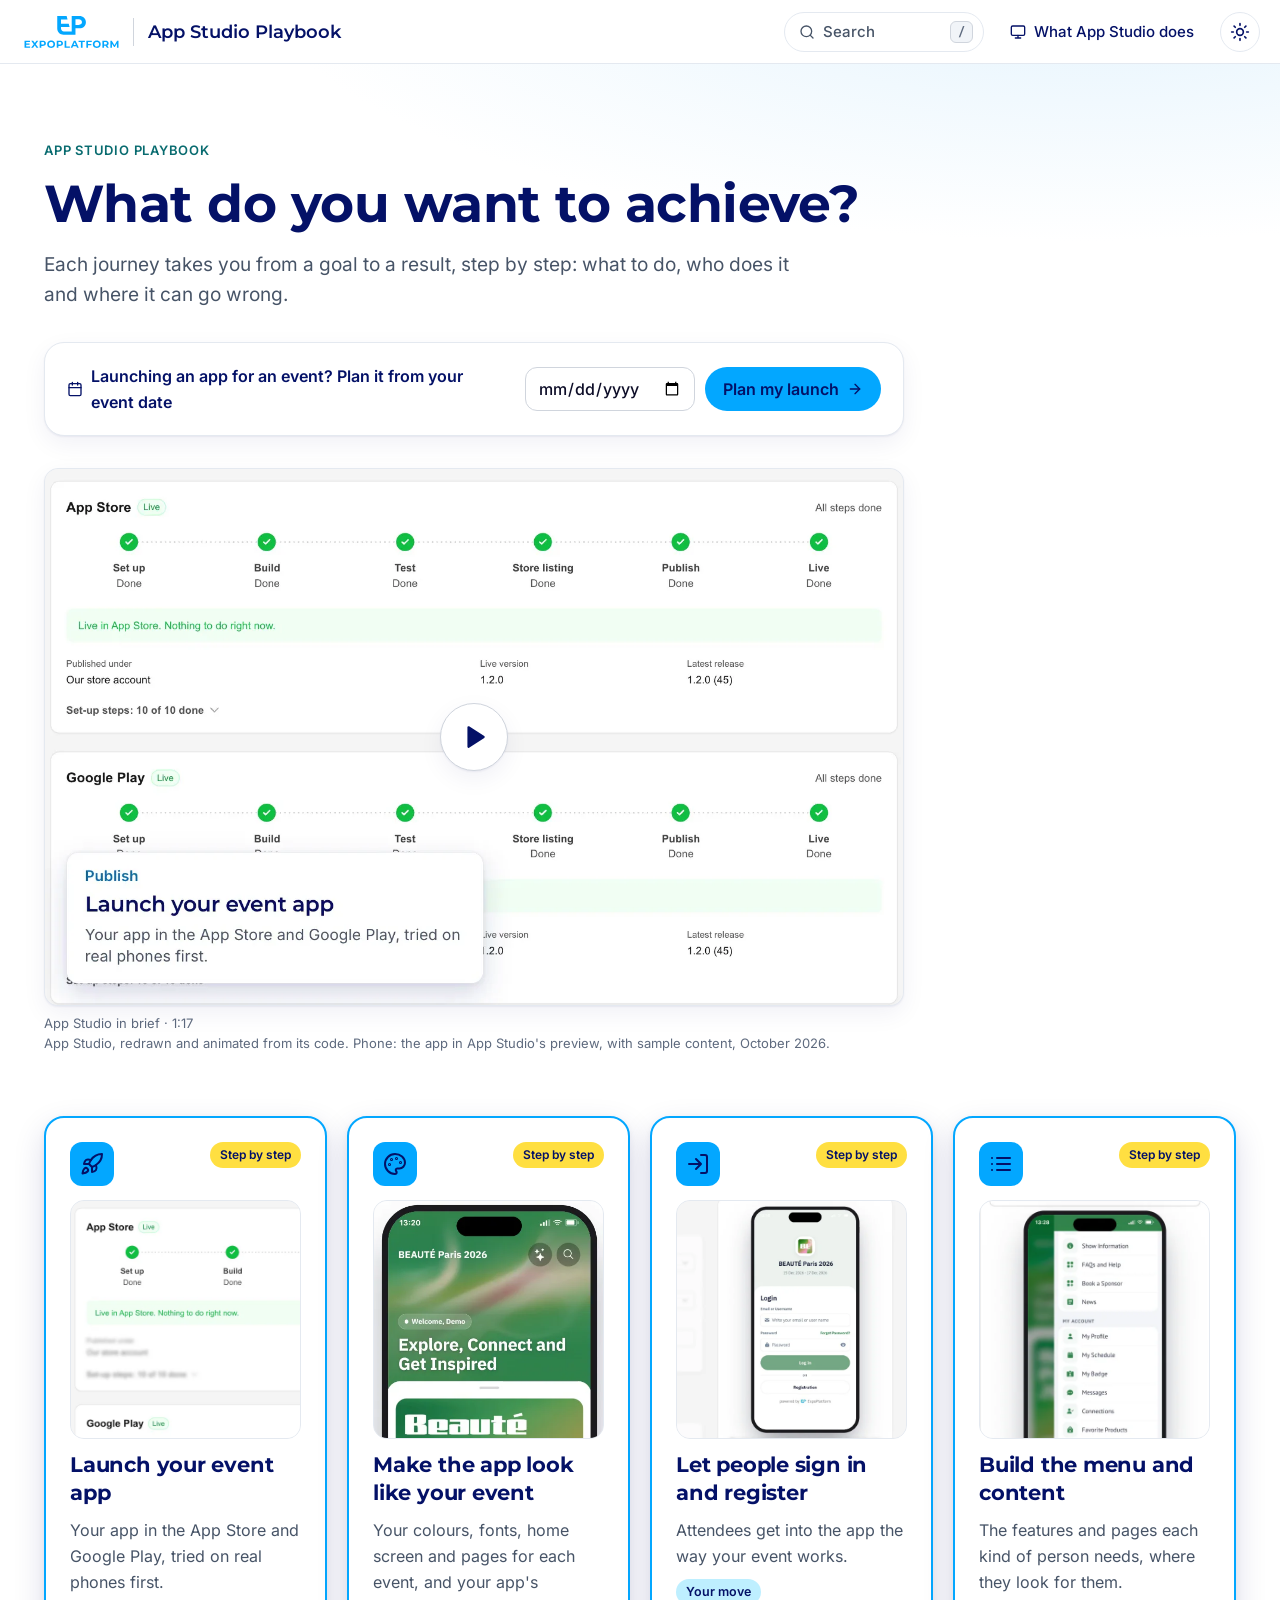
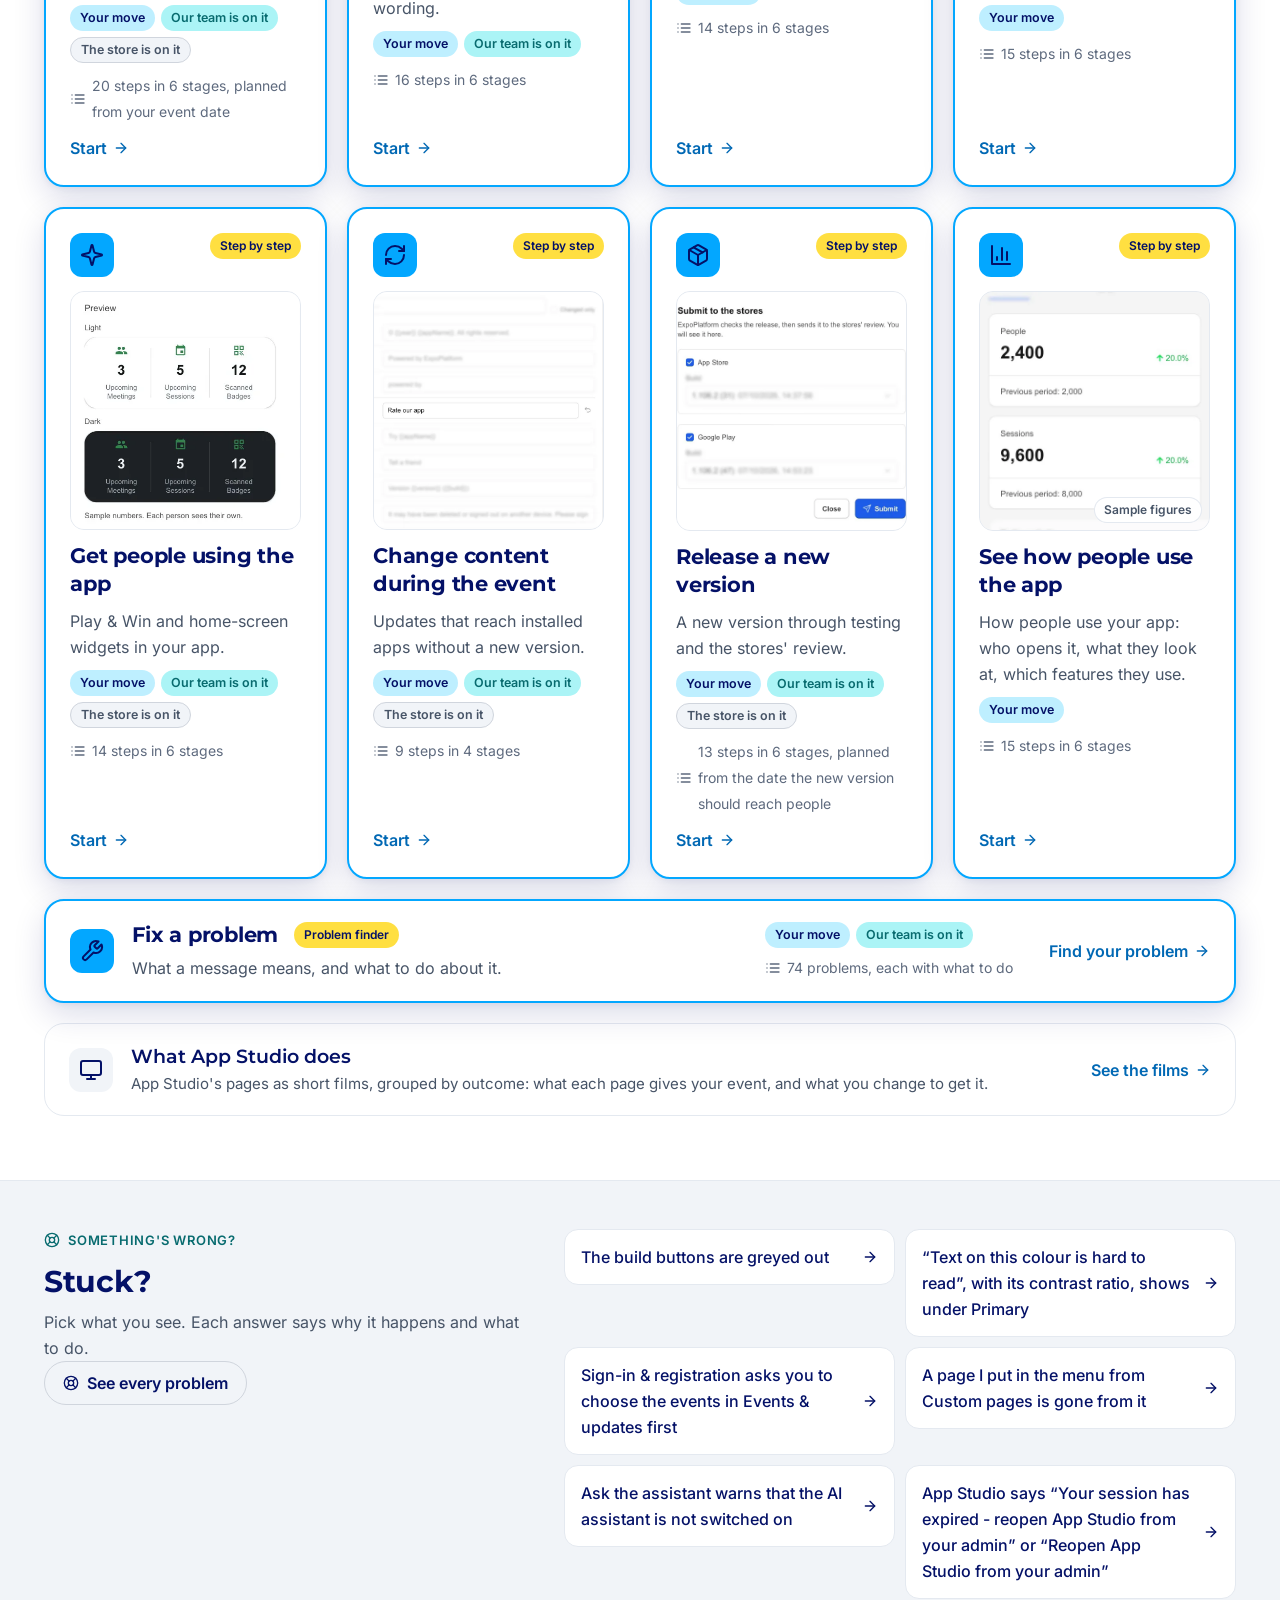
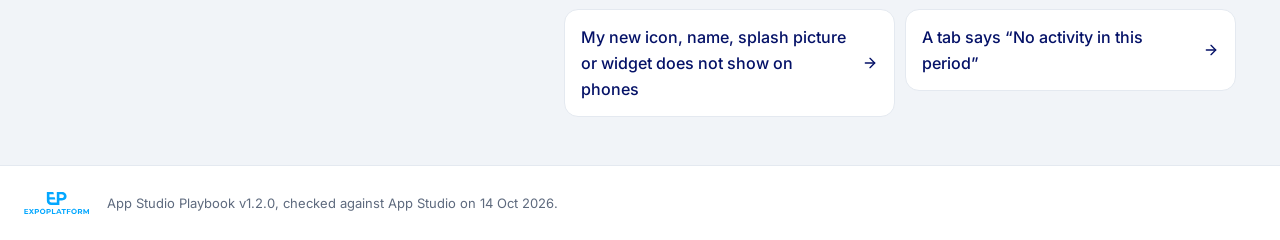
<file: index.html>
<!doctype html><html lang="en"><head><meta charset="utf-8"><meta name="viewport" content="width=device-width, initial-scale=1"><meta name="robots" content="noindex, nofollow"><title>App Studio Playbook</title><meta name="description" content="Step-by-step journeys for setting up, launching and running an event app with App Studio."><link rel="icon" href="assets/favicon.svg" type="image/svg+xml"><link rel="stylesheet" href="assets/fonts.css"><link rel="stylesheet" href="assets/playbook.css"><script>try{var t=localStorage.getItem('pb-theme');if(t)document.documentElement.setAttribute('data-theme',t)}catch(e){}</script></head><body class="pb-home" data-up=""><a class="skip" href="#main">Skip to content</a><header class="pb-top"><a class="pb-brand" href="index.html" aria-label="App Studio Playbook home"><span class="logo"><svg width="142" height="48" viewBox="0 0 142 48" fill="none" xmlns="http://www.w3.org/2000/svg">
<path fill-rule="evenodd" clip-rule="evenodd" d="M63.9588 0.00012207H49.864V18.9085C49.864 24.0756 54.0527 28.2643 59.2198 28.2643H77.2219V18.4091H82.8423C86.0634 18.4091 88.1625 17.6075 90.0354 15.9939C91.9237 14.367 92.8541 11.8208 92.8541 9.20461C92.8541 6.58753 91.9232 4.08429 90.0361 2.45803C88.1635 0.816192 86.064 0.00012207 82.8423 0.00012207H71.5734V23.1219H59.8349C57.445 23.1219 55.5077 21.1845 55.5077 18.7946V16.5139H68.4243L67.0709 11.5821H55.5077V5.14251L65.324 5.14251L63.9588 0.00012207ZM86.9465 9.20461C86.9465 10.3694 86.5332 11.3985 85.7176 12.1382C84.9004 12.8794 83.656 13.3509 81.9578 13.3509H77.2219V5.05828H81.9578C83.656 5.05828 84.9004 5.52981 85.7176 6.271C86.5332 7.01073 86.9465 8.03977 86.9465 9.20461Z" fill="#03A7FF"/>
<path d="M9.18131 45.8031V47.8142H0.796875V36.9856H8.98021V38.9966H3.28746V41.3479H8.31503V43.2971H3.28746V45.8031H9.18131Z" fill="#03A7FF"/>
<path d="M18.7521 47.8142L16.1377 44.0551L13.5698 47.8142H10.6925L14.6991 42.307L10.8936 36.9856H13.74L16.2305 40.4971L18.6747 36.9856H21.3819L17.6073 42.2142L21.6449 47.8142H18.7521Z" fill="#03A7FF"/>
<path d="M28.1734 36.9856C29.1325 36.9856 29.9627 37.1454 30.664 37.4651C31.3756 37.7848 31.9222 38.2386 32.3038 38.8264C32.6854 39.4143 32.8762 40.1104 32.8762 40.9148C32.8762 41.7089 32.6854 42.405 32.3038 43.0032C31.9222 43.591 31.3756 44.0448 30.664 44.3645C29.9627 44.6739 29.1325 44.8286 28.1734 44.8286H25.9923V47.8142H23.4862V36.9856H28.1734ZM28.0342 42.7866C28.7871 42.7866 29.3594 42.6268 29.7513 42.307C30.1432 41.977 30.3392 41.513 30.3392 40.9148C30.3392 40.3063 30.1432 39.8423 29.7513 39.5225C29.3594 39.1925 28.7871 39.0275 28.0342 39.0275H25.9923V42.7866H28.0342Z" fill="#03A7FF"/>
<path d="M40.6793 47.9998C39.5552 47.9998 38.5393 47.7575 37.6318 47.2727C36.7346 46.788 36.0281 46.1228 35.5125 45.2772C35.0072 44.4212 34.7545 43.4621 34.7545 42.3999C34.7545 41.3376 35.0072 40.3837 35.5125 39.538C36.0281 38.682 36.7346 38.0117 37.6318 37.527C38.5393 37.0423 39.5552 36.7999 40.6793 36.7999C41.8034 36.7999 42.8141 37.0423 43.7113 37.527C44.6085 38.0117 45.315 38.682 45.8306 39.538C46.3463 40.3837 46.6041 41.3376 46.6041 42.3999C46.6041 43.4621 46.3463 44.4212 45.8306 45.2772C45.315 46.1228 44.6085 46.788 43.7113 47.2727C42.8141 47.7575 41.8034 47.9998 40.6793 47.9998ZM40.6793 45.865C41.3187 45.865 41.8962 45.7206 42.4119 45.4319C42.9275 45.1328 43.3297 44.7203 43.6185 44.1943C43.9176 43.6684 44.0671 43.0702 44.0671 42.3999C44.0671 41.7295 43.9176 41.1314 43.6185 40.6054C43.3297 40.0794 42.9275 39.6721 42.4119 39.3833C41.8962 39.0842 41.3187 38.9347 40.6793 38.9347C40.0399 38.9347 39.4624 39.0842 38.9467 39.3833C38.4311 39.6721 38.0237 40.0794 37.7246 40.6054C37.4359 41.1314 37.2915 41.7295 37.2915 42.3999C37.2915 43.0702 37.4359 43.6684 37.7246 44.1943C38.0237 44.7203 38.4311 45.1328 38.9467 45.4319C39.4624 45.7206 40.0399 45.865 40.6793 45.865Z" fill="#03A7FF"/>
<path d="M53.7935 36.9856C54.7526 36.9856 55.5828 37.1454 56.2841 37.4651C56.9957 37.7848 57.5423 38.2386 57.9238 38.8264C58.3054 39.4143 58.4962 40.1104 58.4962 40.9148C58.4962 41.7089 58.3054 42.405 57.9238 43.0032C57.5423 43.591 56.9957 44.0448 56.2841 44.3645C55.5828 44.6739 54.7526 44.8286 53.7935 44.8286H51.6123V47.8142H49.1063V36.9856H53.7935ZM53.6543 42.7866C54.4071 42.7866 54.9795 42.6268 55.3714 42.307C55.7633 41.977 55.9592 41.513 55.9592 40.9148C55.9592 40.3063 55.7633 39.8423 55.3714 39.5225C54.9795 39.1925 54.4071 39.0275 53.6543 39.0275H51.6123V42.7866H53.6543Z" fill="#03A7FF"/>
<path d="M60.9041 36.9856H63.4102V45.7722H68.84V47.8142H60.9041V36.9856Z" fill="#03A7FF"/>
<path d="M78.5644 45.4938H73.5369L72.5778 47.8142H70.0098L74.8363 36.9856H77.3114L82.1533 47.8142H79.5235L78.5644 45.4938ZM77.7755 43.591L76.0584 39.4452L74.3413 43.591H77.7755Z" fill="#03A7FF"/>
<path d="M85.3531 39.0275H81.888V36.9856H91.3243V39.0275H87.8592V47.8142H85.3531V39.0275Z" fill="#03A7FF"/>
<path d="M96.0392 38.9966V41.8584H101.051V43.8695H96.0392V47.8142H93.5332V36.9856H101.717V38.9966H96.0392Z" fill="#03A7FF"/>
<path d="M109.17 47.9998C108.046 47.9998 107.03 47.7575 106.123 47.2727C105.226 46.788 104.519 46.1228 104.003 45.2772C103.498 44.4212 103.245 43.4621 103.245 42.3999C103.245 41.3376 103.498 40.3837 104.003 39.538C104.519 38.682 105.226 38.0117 106.123 37.527C107.03 37.0423 108.046 36.7999 109.17 36.7999C110.294 36.7999 111.305 37.0423 112.202 37.527C113.099 38.0117 113.806 38.682 114.322 39.538C114.837 40.3837 115.095 41.3376 115.095 42.3999C115.095 43.4621 114.837 44.4212 114.322 45.2772C113.806 46.1228 113.099 46.788 112.202 47.2727C111.305 47.7575 110.294 47.9998 109.17 47.9998ZM109.17 45.865C109.81 45.865 110.387 45.7206 110.903 45.4319C111.418 45.1328 111.821 44.7203 112.109 44.1943C112.409 43.6684 112.558 43.0702 112.558 42.3999C112.558 41.7295 112.409 41.1314 112.109 40.6054C111.821 40.0794 111.418 39.6721 110.903 39.3833C110.387 39.0842 109.81 38.9347 109.17 38.9347C108.531 38.9347 107.953 39.0842 107.438 39.3833C106.922 39.6721 106.515 40.0794 106.216 40.6054C105.927 41.1314 105.782 41.7295 105.782 42.3999C105.782 43.0702 105.927 43.6684 106.216 44.1943C106.515 44.7203 106.922 45.1328 107.438 45.4319C107.953 45.7206 108.531 45.865 109.17 45.865Z" fill="#03A7FF"/>
<path d="M124.497 47.8142L122.408 44.7976H120.103V47.8142H117.597V36.9856H122.284C123.244 36.9856 124.074 37.1454 124.775 37.4651C125.487 37.7848 126.033 38.2386 126.415 38.8264C126.796 39.4143 126.987 40.1104 126.987 40.9148C126.987 41.7192 126.791 42.4153 126.399 43.0032C126.018 43.5807 125.471 44.0242 124.76 44.3335L127.188 47.8142H124.497ZM124.45 40.9148C124.45 40.3063 124.254 39.8423 123.862 39.5225C123.47 39.1925 122.898 39.0275 122.145 39.0275H120.103V42.8021H122.145C122.898 42.8021 123.47 42.6371 123.862 42.307C124.254 41.977 124.45 41.513 124.45 40.9148Z" fill="#03A7FF"/>
<path d="M139.446 47.8142L139.43 41.317L136.243 46.6694H135.114L131.943 41.4562V47.8142H129.591V36.9856H131.664L135.717 43.7148L139.708 36.9856H141.766L141.797 47.8142H139.446Z" fill="#03A7FF"/>
</svg>
</span><span class="divider"></span><span class="product">App Studio Playbook</span></a><span class="pb-flex"></span><button class="pb-search-btn" type="button" data-search aria-label="Search the playbook"><svg class="i s16" viewBox="0 0 24 24" aria-hidden="true"><circle cx="11" cy="11" r="8"/><path d="m21 21-4.3-4.3"/></svg><span>Search</span><kbd>/</kbd></button><a class="pb-toplink pb-studio-link" href="app-studio/index.html"><svg class="i s16" viewBox="0 0 24 24" aria-hidden="true"><rect width="20" height="14" x="2" y="3" rx="2"/><path d="M8 21h8M12 17v4"/></svg><span>What App Studio does</span></a><button class="pb-theme" type="button" aria-label="Switch between light and dark"><svg class="i sun" viewBox="0 0 24 24" aria-hidden="true"><circle cx="12" cy="12" r="4"/><path d="M12 2v2M12 20v2M4.93 4.93l1.41 1.41M17.66 17.66l1.41 1.41M2 12h2M20 12h2M6.34 17.66l-1.41 1.41M19.07 4.93l-1.41 1.41"/></svg><svg class="i moon" viewBox="0 0 24 24" aria-hidden="true"><path d="M12 3a6 6 0 0 0 9 9 9 9 0 1 1-9-9Z"/></svg></button></header><main id="main">
<section class="pb-hero-home has-brief" id="top"><div class="pb-wrap"><div class="pb-hero-text"><span class="eyebrow">App Studio Playbook</span><h1>What do you want to achieve?</h1><p class="lead">Each journey takes you from a goal to a result, step by step: what to do, who does it and where it can go wrong.</p>
<form class="pb-quickplan" id="quick-plan" action="launch/index.html#plan" method="get"><label for="qp-date"><svg class="i s16" viewBox="0 0 24 24" aria-hidden="true"><rect width="18" height="18" x="3" y="4" rx="2"/><path d="M16 2v4M8 2v4M3 10h18"/></svg> Launching an app for an event? Plan it from your event date</label><div><input id="qp-date" name="event" type="date" required><button type="submit">Plan my launch <svg class="i s16" viewBox="0 0 24 24" aria-hidden="true"><path d="M5 12h14"/><path d="m12 5 7 7-7 7"/></svg></button></div></form></div><div class="pb-brief" id="brief"><figure class="vis vis-film film-brief" data-film="brief" data-name="App Studio in brief" data-click style="--ar:0.625" data-src-light="films/brief-light.mp4" data-src-dark="films/brief-dark.mp4"><div class="vis-frame film" style="aspect-ratio:1440 / 900"><img class="shot-light" src="films/brief-light.webp" alt="" loading="lazy" width="1440" height="900"><img class="shot-dark" src="films/brief-dark.webp" alt="" loading="lazy" width="1440" height="900"><video muted playsinline preload="none" width="1440" height="900" aria-label="App Studio in brief"></video></div><figcaption><span class="film-cap"><span>App Studio in brief · 1:17</span><span>App Studio, redrawn and animated from its code. Phone: the app in App Studio's preview, with sample content, October 2026.</span></span><span class="film-ctl"><button class="film-btn" type="button" aria-label="Play: App Studio in brief" title="Play"><svg class="i s16 i-play" viewBox="0 0 24 24" aria-hidden="true"><polygon points="6 3 20 12 6 21 6 3"/></svg><svg class="i s16 i-pause" viewBox="0 0 24 24" aria-hidden="true"><rect x="6" y="5" width="4" height="14" rx="1"/><rect x="14" y="5" width="4" height="14" rx="1"/></svg></button></span></figcaption></figure></div></div></section>
<section class="pb-wrap pb-outcomes" aria-labelledby="outcomes-h"><h2 class="sr" id="outcomes-h">Outcomes</h2><div class="oc-grid oc-all-pics"><a class="oc oc-live oc-has-pic" href="launch/index.html"><span class="oc-icon"><svg class="i s24" viewBox="0 0 24 24" aria-hidden="true"><path d="M4.5 16.5c-1.5 1.26-2 5-2 5s3.74-.5 5-2c.71-.84.7-2.13-.09-2.91a2.18 2.18 0 0 0-2.91-.09z"/><path d="m12 15-3-3a22 22 0 0 1 2-3.95A12.88 12.88 0 0 1 22 2c0 2.72-.78 7.5-6 11a22.35 22.35 0 0 1-4 2z"/><path d="M9 12H4s.55-3.03 2-4c1.62-1.08 5 0 5 0M12 15v5s3.03-.55 4-2c1.08-1.62 0-5 0-5"/></svg></span><span class="oc-pic" style="aspect-ratio:528 / 548"><img class="pic-light" src="films/launch-card-light.webp" alt="" loading="lazy" width="528" height="548"><img class="pic-dark" src="films/launch-card-dark.webp" alt="" loading="lazy" width="528" height="548"></span><span class="oc-tag">Step by step</span><h3>Launch your event app</h3><p>Your app in the App Store and Google Play, tried on real phones first.</p><span class="oc-who"><span class="owner own-you">Your move</span><span class="owner own-team">Our team is on it</span><span class="owner own-store">The store is on it</span></span><span class="oc-size"><svg class="i s16" viewBox="0 0 24 24" aria-hidden="true"><path d="M8 6h13M8 12h13M8 18h13M3 6h.01M3 12h.01M3 18h.01"/></svg> 20 steps in 6 stages, planned from your event date</span><span class="oc-go">Start <svg class="i s16" viewBox="0 0 24 24" aria-hidden="true"><path d="M5 12h14"/><path d="m12 5 7 7-7 7"/></svg></span></a><a class="oc oc-live oc-has-pic" href="look/index.html"><span class="oc-icon"><svg class="i s24" viewBox="0 0 24 24" aria-hidden="true"><circle cx="13.5" cy="6.5" r=".5"/><circle cx="17.5" cy="10.5" r=".5"/><circle cx="8.5" cy="7.5" r=".5"/><circle cx="6.5" cy="12.5" r=".5"/><path d="M12 2C6.5 2 2 6.5 2 12s4.5 10 10 10c.93 0 1.65-.75 1.65-1.69 0-.44-.18-.84-.44-1.13-.29-.29-.44-.65-.44-1.13a1.64 1.64 0 0 1 1.67-1.67h2c3.05 0 5.55-2.5 5.55-5.55C21.97 6.01 17.46 2 12 2z"/></svg></span><span class="oc-pic" style="aspect-ratio:440 / 456"><img class="pic-light" src="films/look-card-light.webp" alt="" loading="lazy" width="440" height="456"><img class="pic-dark" src="films/look-card-dark.webp" alt="" loading="lazy" width="440" height="456"></span><span class="oc-tag">Step by step</span><h3>Make the app look like your event</h3><p>Your colours, fonts, home screen and pages for each event, and your app's wording.</p><span class="oc-who"><span class="owner own-you">Your move</span><span class="owner own-team">Our team is on it</span></span><span class="oc-size"><svg class="i s16" viewBox="0 0 24 24" aria-hidden="true"><path d="M8 6h13M8 12h13M8 18h13M3 6h.01M3 12h.01M3 18h.01"/></svg> 16 steps in 6 stages</span><span class="oc-go">Start <svg class="i s16" viewBox="0 0 24 24" aria-hidden="true"><path d="M5 12h14"/><path d="m12 5 7 7-7 7"/></svg></span></a><a class="oc oc-live oc-has-pic" href="sign-in/index.html"><span class="oc-icon"><svg class="i s24" viewBox="0 0 24 24" aria-hidden="true"><path d="M15 3h4a2 2 0 0 1 2 2v14a2 2 0 0 1-2 2h-4"/><path d="m10 17 5-5-5-5M15 12H3"/></svg></span><span class="oc-pic" style="aspect-ratio:634 / 658"><img class="pic-light" src="films/sign-in-card-light.webp" alt="" loading="lazy" width="634" height="658"><img class="pic-dark" src="films/sign-in-card-dark.webp" alt="" loading="lazy" width="634" height="658"></span><span class="oc-tag">Step by step</span><h3>Let people sign in and register</h3><p>Attendees get into the app the way your event works.</p><span class="oc-who"><span class="owner own-you">Your move</span></span><span class="oc-size"><svg class="i s16" viewBox="0 0 24 24" aria-hidden="true"><path d="M8 6h13M8 12h13M8 18h13M3 6h.01M3 12h.01M3 18h.01"/></svg> 14 steps in 6 stages</span><span class="oc-go">Start <svg class="i s16" viewBox="0 0 24 24" aria-hidden="true"><path d="M5 12h14"/><path d="m12 5 7 7-7 7"/></svg></span></a><a class="oc oc-live oc-has-pic" href="menu/index.html"><span class="oc-icon"><svg class="i s24" viewBox="0 0 24 24" aria-hidden="true"><path d="M8 6h13M8 12h13M8 18h13M3 6h.01M3 12h.01M3 18h.01"/></svg></span><span class="oc-pic" style="aspect-ratio:498 / 516"><img class="pic-light" src="films/menu-card-light.webp" alt="" loading="lazy" width="498" height="516"><img class="pic-dark" src="films/menu-card-dark.webp" alt="" loading="lazy" width="498" height="516"></span><span class="oc-tag">Step by step</span><h3>Build the menu and content</h3><p>The features and pages each kind of person needs, where they look for them.</p><span class="oc-who"><span class="owner own-you">Your move</span></span><span class="oc-size"><svg class="i s16" viewBox="0 0 24 24" aria-hidden="true"><path d="M8 6h13M8 12h13M8 18h13M3 6h.01M3 12h.01M3 18h.01"/></svg> 15 steps in 6 stages</span><span class="oc-go">Start <svg class="i s16" viewBox="0 0 24 24" aria-hidden="true"><path d="M5 12h14"/><path d="m12 5 7 7-7 7"/></svg></span></a><a class="oc oc-live oc-has-pic" href="engage/index.html"><span class="oc-icon"><svg class="i s24" viewBox="0 0 24 24" aria-hidden="true"><path d="M9.94 15.5A2 2 0 0 0 8.5 14.06l-6.14-1.58a.5.5 0 0 1 0-.96L8.5 9.94A2 2 0 0 0 9.94 8.5l1.58-6.14a.5.5 0 0 1 .96 0L14.06 8.5A2 2 0 0 0 15.5 9.94l6.14 1.58a.5.5 0 0 1 0 .96L15.5 14.06a2 2 0 0 0-1.44 1.44l-1.58 6.14a.5.5 0 0 1-.96 0z"/></svg></span><span class="oc-pic" style="aspect-ratio:442 / 458"><img class="pic-light" src="films/engage-card-light.webp" alt="" loading="lazy" width="442" height="458"><img class="pic-dark" src="films/engage-card-dark.webp" alt="" loading="lazy" width="442" height="458"></span><span class="oc-tag">Step by step</span><h3>Get people using the app</h3><p>Play &amp; Win and home-screen widgets in your app.</p><span class="oc-who"><span class="owner own-you">Your move</span><span class="owner own-team">Our team is on it</span><span class="owner own-store">The store is on it</span></span><span class="oc-size"><svg class="i s16" viewBox="0 0 24 24" aria-hidden="true"><path d="M8 6h13M8 12h13M8 18h13M3 6h.01M3 12h.01M3 18h.01"/></svg> 14 steps in 6 stages</span><span class="oc-go">Start <svg class="i s16" viewBox="0 0 24 24" aria-hidden="true"><path d="M5 12h14"/><path d="m12 5 7 7-7 7"/></svg></span></a><a class="oc oc-live oc-has-pic" href="live/index.html"><span class="oc-icon"><svg class="i s24" viewBox="0 0 24 24" aria-hidden="true"><path d="M3 12a9 9 0 0 1 9-9 9.75 9.75 0 0 1 6.74 2.74L21 8"/><path d="M21 3v5h-5M21 12a9 9 0 0 1-9 9 9.75 9.75 0 0 1-6.74-2.74L3 16"/><path d="M8 16H3v5"/></svg></span><span class="oc-pic" style="aspect-ratio:728 / 754"><img class="pic-light" src="films/live-card-light.webp" alt="" loading="lazy" width="728" height="754"><img class="pic-dark" src="films/live-card-dark.webp" alt="" loading="lazy" width="728" height="754"></span><span class="oc-tag">Step by step</span><h3>Change content during the event</h3><p>Updates that reach installed apps without a new version.</p><span class="oc-who"><span class="owner own-you">Your move</span><span class="owner own-team">Our team is on it</span><span class="owner own-store">The store is on it</span></span><span class="oc-size"><svg class="i s16" viewBox="0 0 24 24" aria-hidden="true"><path d="M8 6h13M8 12h13M8 18h13M3 6h.01M3 12h.01M3 18h.01"/></svg> 9 steps in 4 stages</span><span class="oc-go">Start <svg class="i s16" viewBox="0 0 24 24" aria-hidden="true"><path d="M5 12h14"/><path d="m12 5 7 7-7 7"/></svg></span></a><a class="oc oc-live oc-has-pic" href="update/index.html"><span class="oc-icon"><svg class="i s24" viewBox="0 0 24 24" aria-hidden="true"><path d="m7.5 4.27 9 5.15M21 8a2 2 0 0 0-1-1.73l-7-4a2 2 0 0 0-2 0l-7 4A2 2 0 0 0 3 8v8a2 2 0 0 0 1 1.73l7 4a2 2 0 0 0 2 0l7-4A2 2 0 0 0 21 16Z"/><path d="m3.3 7 8.7 5 8.7-5M12 22V12"/></svg></span><span class="oc-pic" style="aspect-ratio:570 / 592"><img class="pic-light" src="films/update-card-light.webp" alt="" loading="lazy" width="570" height="592"><img class="pic-dark" src="films/update-card-dark.webp" alt="" loading="lazy" width="570" height="592"></span><span class="oc-tag">Step by step</span><h3>Release a new version</h3><p>A new version through testing and the stores' review.</p><span class="oc-who"><span class="owner own-you">Your move</span><span class="owner own-team">Our team is on it</span><span class="owner own-store">The store is on it</span></span><span class="oc-size"><svg class="i s16" viewBox="0 0 24 24" aria-hidden="true"><path d="M8 6h13M8 12h13M8 18h13M3 6h.01M3 12h.01M3 18h.01"/></svg> 13 steps in 6 stages, planned from the date the new version should reach people</span><span class="oc-go">Start <svg class="i s16" viewBox="0 0 24 24" aria-hidden="true"><path d="M5 12h14"/><path d="m12 5 7 7-7 7"/></svg></span></a><a class="oc oc-live oc-has-pic" href="measure/index.html"><span class="oc-icon"><svg class="i s24" viewBox="0 0 24 24" aria-hidden="true"><path d="M3 3v18h18M18 17V9M13 17V5M8 17v-3"/></svg></span><span class="oc-pic" style="aspect-ratio:480 / 498"><img class="pic-light" src="films/measure-card-light.webp" alt="" loading="lazy" width="480" height="498"><img class="pic-dark" src="films/measure-card-dark.webp" alt="" loading="lazy" width="480" height="498"><span class="oc-mark">Sample figures</span></span><span class="oc-tag">Step by step</span><h3>See how people use the app</h3><p>How people use your app: who opens it, what they look at, which features they use.</p><span class="oc-who"><span class="owner own-you">Your move</span></span><span class="oc-size"><svg class="i s16" viewBox="0 0 24 24" aria-hidden="true"><path d="M8 6h13M8 12h13M8 18h13M3 6h.01M3 12h.01M3 18h.01"/></svg> 15 steps in 6 stages</span><span class="oc-go">Start <svg class="i s16" viewBox="0 0 24 24" aria-hidden="true"><path d="M5 12h14"/><path d="m12 5 7 7-7 7"/></svg></span></a><a class="oc oc-live oc-strip" href="fix/index.html"><span class="oc-icon"><svg class="i s24" viewBox="0 0 24 24" aria-hidden="true"><path d="M14.7 6.3a1 1 0 0 0 0 1.4l1.6 1.6a1 1 0 0 0 1.4 0l3.77-3.77a6 6 0 0 1-7.94 7.94l-6.91 6.91a2.12 2.12 0 0 1-3-3l6.91-6.91a6 6 0 0 1 7.94-7.94l-3.76 3.76z"/></svg></span><span class="oc-tag">Problem finder</span><h3>Fix a problem</h3><p>What a message means, and what to do about it.</p><span class="oc-who"><span class="owner own-you">Your move</span><span class="owner own-team">Our team is on it</span></span><span class="oc-size"><svg class="i s16" viewBox="0 0 24 24" aria-hidden="true"><path d="M8 6h13M8 12h13M8 18h13M3 6h.01M3 12h.01M3 18h.01"/></svg> 74 problems, each with what to do</span><span class="oc-go">Find your problem <svg class="i s16" viewBox="0 0 24 24" aria-hidden="true"><path d="M5 12h14"/><path d="m12 5 7 7-7 7"/></svg></span></a></div><a class="studio-card" href="app-studio/index.html"><span class="oc-icon"><svg class="i s24" viewBox="0 0 24 24" aria-hidden="true"><rect width="20" height="14" x="2" y="3" rx="2"/><path d="M8 21h8M12 17v4"/></svg></span><span class="sc-text"><strong>What App Studio does</strong><span>App Studio's pages as short films, grouped by outcome: what each page gives your event, and what you change to get it.</span></span><span class="oc-go">See the films <svg class="i s16" viewBox="0 0 24 24" aria-hidden="true"><path d="M5 12h14"/><path d="m12 5 7 7-7 7"/></svg></span></a></section><section class="pb-band" id="stuck"><div class="pb-wrap pb-sym-home"><div><span class="eyebrow"><svg class="i s16" viewBox="0 0 24 24" aria-hidden="true"><circle cx="12" cy="12" r="10"/><path d="m4.93 4.93 4.24 4.24M14.83 9.17l4.24-4.24M14.83 14.83l4.24 4.24M9.17 14.83l-4.24 4.24"/><circle cx="12" cy="12" r="4"/></svg> Something's wrong?</span><h2>Stuck?</h2><p>Pick what you see. Each answer says why it happens and what to do.</p><p><a class="btn-ghost" href="fix/index.html#help"><svg class="i s16" viewBox="0 0 24 24" aria-hidden="true"><circle cx="12" cy="12" r="10"/><path d="m4.93 4.93 4.24 4.24M14.83 9.17l4.24-4.24M14.83 14.83l4.24 4.24M9.17 14.83l-4.24 4.24"/><circle cx="12" cy="12" r="4"/></svg> See every problem</a></p></div><ul class="sym-quick"><li><a href="launch/index.html#sym-1">The build buttons are greyed out <svg class="i s16" viewBox="0 0 24 24" aria-hidden="true"><path d="M5 12h14"/><path d="m12 5 7 7-7 7"/></svg></a></li><li><a href="look/index.html#sym-1">“Text on this colour is hard to read”, with its contrast ratio, shows under Primary <svg class="i s16" viewBox="0 0 24 24" aria-hidden="true"><path d="M5 12h14"/><path d="m12 5 7 7-7 7"/></svg></a></li><li><a href="sign-in/index.html#sym-1">Sign-in &amp; registration asks you to choose the events in Events &amp; updates first <svg class="i s16" viewBox="0 0 24 24" aria-hidden="true"><path d="M5 12h14"/><path d="m12 5 7 7-7 7"/></svg></a></li><li><a href="menu/index.html#sym-1">A page I put in the menu from Custom pages is gone from it <svg class="i s16" viewBox="0 0 24 24" aria-hidden="true"><path d="M5 12h14"/><path d="m12 5 7 7-7 7"/></svg></a></li><li><a href="engage/index.html#sym-1">Ask the assistant warns that the AI assistant is not switched on <svg class="i s16" viewBox="0 0 24 24" aria-hidden="true"><path d="M5 12h14"/><path d="m12 5 7 7-7 7"/></svg></a></li><li><a href="live/index.html#sym-1">App Studio says “Your session has expired - reopen App Studio from your admin” or “Reopen App Studio from your admin” <svg class="i s16" viewBox="0 0 24 24" aria-hidden="true"><path d="M5 12h14"/><path d="m12 5 7 7-7 7"/></svg></a></li><li><a href="update/index.html#sym-1">My new icon, name, splash picture or widget does not show on phones <svg class="i s16" viewBox="0 0 24 24" aria-hidden="true"><path d="M5 12h14"/><path d="m12 5 7 7-7 7"/></svg></a></li><li><a href="measure/index.html#sym-1">A tab says “No activity in this period” <svg class="i s16" viewBox="0 0 24 24" aria-hidden="true"><path d="M5 12h14"/><path d="m12 5 7 7-7 7"/></svg></a></li></ul></div></section>
</main><footer class="pb-foot"><div class="pb-wrap"><span class="logo"><svg width="142" height="48" viewBox="0 0 142 48" fill="none" xmlns="http://www.w3.org/2000/svg">
<path fill-rule="evenodd" clip-rule="evenodd" d="M63.9588 0.00012207H49.864V18.9085C49.864 24.0756 54.0527 28.2643 59.2198 28.2643H77.2219V18.4091H82.8423C86.0634 18.4091 88.1625 17.6075 90.0354 15.9939C91.9237 14.367 92.8541 11.8208 92.8541 9.20461C92.8541 6.58753 91.9232 4.08429 90.0361 2.45803C88.1635 0.816192 86.064 0.00012207 82.8423 0.00012207H71.5734V23.1219H59.8349C57.445 23.1219 55.5077 21.1845 55.5077 18.7946V16.5139H68.4243L67.0709 11.5821H55.5077V5.14251L65.324 5.14251L63.9588 0.00012207ZM86.9465 9.20461C86.9465 10.3694 86.5332 11.3985 85.7176 12.1382C84.9004 12.8794 83.656 13.3509 81.9578 13.3509H77.2219V5.05828H81.9578C83.656 5.05828 84.9004 5.52981 85.7176 6.271C86.5332 7.01073 86.9465 8.03977 86.9465 9.20461Z" fill="#03A7FF"/>
<path d="M9.18131 45.8031V47.8142H0.796875V36.9856H8.98021V38.9966H3.28746V41.3479H8.31503V43.2971H3.28746V45.8031H9.18131Z" fill="#03A7FF"/>
<path d="M18.7521 47.8142L16.1377 44.0551L13.5698 47.8142H10.6925L14.6991 42.307L10.8936 36.9856H13.74L16.2305 40.4971L18.6747 36.9856H21.3819L17.6073 42.2142L21.6449 47.8142H18.7521Z" fill="#03A7FF"/>
<path d="M28.1734 36.9856C29.1325 36.9856 29.9627 37.1454 30.664 37.4651C31.3756 37.7848 31.9222 38.2386 32.3038 38.8264C32.6854 39.4143 32.8762 40.1104 32.8762 40.9148C32.8762 41.7089 32.6854 42.405 32.3038 43.0032C31.9222 43.591 31.3756 44.0448 30.664 44.3645C29.9627 44.6739 29.1325 44.8286 28.1734 44.8286H25.9923V47.8142H23.4862V36.9856H28.1734ZM28.0342 42.7866C28.7871 42.7866 29.3594 42.6268 29.7513 42.307C30.1432 41.977 30.3392 41.513 30.3392 40.9148C30.3392 40.3063 30.1432 39.8423 29.7513 39.5225C29.3594 39.1925 28.7871 39.0275 28.0342 39.0275H25.9923V42.7866H28.0342Z" fill="#03A7FF"/>
<path d="M40.6793 47.9998C39.5552 47.9998 38.5393 47.7575 37.6318 47.2727C36.7346 46.788 36.0281 46.1228 35.5125 45.2772C35.0072 44.4212 34.7545 43.4621 34.7545 42.3999C34.7545 41.3376 35.0072 40.3837 35.5125 39.538C36.0281 38.682 36.7346 38.0117 37.6318 37.527C38.5393 37.0423 39.5552 36.7999 40.6793 36.7999C41.8034 36.7999 42.8141 37.0423 43.7113 37.527C44.6085 38.0117 45.315 38.682 45.8306 39.538C46.3463 40.3837 46.6041 41.3376 46.6041 42.3999C46.6041 43.4621 46.3463 44.4212 45.8306 45.2772C45.315 46.1228 44.6085 46.788 43.7113 47.2727C42.8141 47.7575 41.8034 47.9998 40.6793 47.9998ZM40.6793 45.865C41.3187 45.865 41.8962 45.7206 42.4119 45.4319C42.9275 45.1328 43.3297 44.7203 43.6185 44.1943C43.9176 43.6684 44.0671 43.0702 44.0671 42.3999C44.0671 41.7295 43.9176 41.1314 43.6185 40.6054C43.3297 40.0794 42.9275 39.6721 42.4119 39.3833C41.8962 39.0842 41.3187 38.9347 40.6793 38.9347C40.0399 38.9347 39.4624 39.0842 38.9467 39.3833C38.4311 39.6721 38.0237 40.0794 37.7246 40.6054C37.4359 41.1314 37.2915 41.7295 37.2915 42.3999C37.2915 43.0702 37.4359 43.6684 37.7246 44.1943C38.0237 44.7203 38.4311 45.1328 38.9467 45.4319C39.4624 45.7206 40.0399 45.865 40.6793 45.865Z" fill="#03A7FF"/>
<path d="M53.7935 36.9856C54.7526 36.9856 55.5828 37.1454 56.2841 37.4651C56.9957 37.7848 57.5423 38.2386 57.9238 38.8264C58.3054 39.4143 58.4962 40.1104 58.4962 40.9148C58.4962 41.7089 58.3054 42.405 57.9238 43.0032C57.5423 43.591 56.9957 44.0448 56.2841 44.3645C55.5828 44.6739 54.7526 44.8286 53.7935 44.8286H51.6123V47.8142H49.1063V36.9856H53.7935ZM53.6543 42.7866C54.4071 42.7866 54.9795 42.6268 55.3714 42.307C55.7633 41.977 55.9592 41.513 55.9592 40.9148C55.9592 40.3063 55.7633 39.8423 55.3714 39.5225C54.9795 39.1925 54.4071 39.0275 53.6543 39.0275H51.6123V42.7866H53.6543Z" fill="#03A7FF"/>
<path d="M60.9041 36.9856H63.4102V45.7722H68.84V47.8142H60.9041V36.9856Z" fill="#03A7FF"/>
<path d="M78.5644 45.4938H73.5369L72.5778 47.8142H70.0098L74.8363 36.9856H77.3114L82.1533 47.8142H79.5235L78.5644 45.4938ZM77.7755 43.591L76.0584 39.4452L74.3413 43.591H77.7755Z" fill="#03A7FF"/>
<path d="M85.3531 39.0275H81.888V36.9856H91.3243V39.0275H87.8592V47.8142H85.3531V39.0275Z" fill="#03A7FF"/>
<path d="M96.0392 38.9966V41.8584H101.051V43.8695H96.0392V47.8142H93.5332V36.9856H101.717V38.9966H96.0392Z" fill="#03A7FF"/>
<path d="M109.17 47.9998C108.046 47.9998 107.03 47.7575 106.123 47.2727C105.226 46.788 104.519 46.1228 104.003 45.2772C103.498 44.4212 103.245 43.4621 103.245 42.3999C103.245 41.3376 103.498 40.3837 104.003 39.538C104.519 38.682 105.226 38.0117 106.123 37.527C107.03 37.0423 108.046 36.7999 109.17 36.7999C110.294 36.7999 111.305 37.0423 112.202 37.527C113.099 38.0117 113.806 38.682 114.322 39.538C114.837 40.3837 115.095 41.3376 115.095 42.3999C115.095 43.4621 114.837 44.4212 114.322 45.2772C113.806 46.1228 113.099 46.788 112.202 47.2727C111.305 47.7575 110.294 47.9998 109.17 47.9998ZM109.17 45.865C109.81 45.865 110.387 45.7206 110.903 45.4319C111.418 45.1328 111.821 44.7203 112.109 44.1943C112.409 43.6684 112.558 43.0702 112.558 42.3999C112.558 41.7295 112.409 41.1314 112.109 40.6054C111.821 40.0794 111.418 39.6721 110.903 39.3833C110.387 39.0842 109.81 38.9347 109.17 38.9347C108.531 38.9347 107.953 39.0842 107.438 39.3833C106.922 39.6721 106.515 40.0794 106.216 40.6054C105.927 41.1314 105.782 41.7295 105.782 42.3999C105.782 43.0702 105.927 43.6684 106.216 44.1943C106.515 44.7203 106.922 45.1328 107.438 45.4319C107.953 45.7206 108.531 45.865 109.17 45.865Z" fill="#03A7FF"/>
<path d="M124.497 47.8142L122.408 44.7976H120.103V47.8142H117.597V36.9856H122.284C123.244 36.9856 124.074 37.1454 124.775 37.4651C125.487 37.7848 126.033 38.2386 126.415 38.8264C126.796 39.4143 126.987 40.1104 126.987 40.9148C126.987 41.7192 126.791 42.4153 126.399 43.0032C126.018 43.5807 125.471 44.0242 124.76 44.3335L127.188 47.8142H124.497ZM124.45 40.9148C124.45 40.3063 124.254 39.8423 123.862 39.5225C123.47 39.1925 122.898 39.0275 122.145 39.0275H120.103V42.8021H122.145C122.898 42.8021 123.47 42.6371 123.862 42.307C124.254 41.977 124.45 41.513 124.45 40.9148Z" fill="#03A7FF"/>
<path d="M139.446 47.8142L139.43 41.317L136.243 46.6694H135.114L131.943 41.4562V47.8142H129.591V36.9856H131.664L135.717 43.7148L139.708 36.9856H141.766L141.797 47.8142H139.446Z" fill="#03A7FF"/>
</svg>
</span><span>App Studio Playbook v1.2.0, checked against App Studio on 14 Oct 2026.</span></div></footer><div class="pb-search" id="search" hidden role="dialog" aria-modal="true" aria-label="Search the playbook"><div class="ps-panel"><div class="ps-box"><svg class="i s16" viewBox="0 0 24 24" aria-hidden="true"><circle cx="11" cy="11" r="8"/><path d="m21 21-4.3-4.3"/></svg><input type="search" id="ps-q" role="combobox" aria-expanded="false" aria-controls="ps-list" aria-autocomplete="list" aria-label="Search the playbook" aria-describedby="ps-keys" placeholder="Search the playbook" autocomplete="off" autocapitalize="off" spellcheck="false" enterkeyhint="search"><button class="ps-clear" type="button" hidden>Clear<span class="sr"> the search</span></button><button class="ps-close" type="button" aria-label="Close search"><svg class="i s16" viewBox="0 0 24 24" aria-hidden="true"><path d="M18 6 6 18M6 6l12 12"/></svg></button></div><div class="ps-body" id="ps-results"><p class="ps-fix" hidden></p><div class="ps-empty" hidden></div><div class="ps-list" id="ps-list" role="listbox" aria-label="Search the playbook"></div></div><p class="ps-keys" id="ps-keys"><span><kbd>↑</kbd> <kbd>↓</kbd> to move</span><span><kbd>Enter</kbd> to open</span><span><kbd>Esc</kbd> to close</span></p><p class="sr" id="ps-live" role="status" aria-live="polite"></p></div><template id="ps-icons"><i data-k="launch"><svg class="i s16" viewBox="0 0 24 24" aria-hidden="true"><path d="M4.5 16.5c-1.5 1.26-2 5-2 5s3.74-.5 5-2c.71-.84.7-2.13-.09-2.91a2.18 2.18 0 0 0-2.91-.09z"/><path d="m12 15-3-3a22 22 0 0 1 2-3.95A12.88 12.88 0 0 1 22 2c0 2.72-.78 7.5-6 11a22.35 22.35 0 0 1-4 2z"/><path d="M9 12H4s.55-3.03 2-4c1.62-1.08 5 0 5 0M12 15v5s3.03-.55 4-2c1.08-1.62 0-5 0-5"/></svg></i><i data-k="look"><svg class="i s16" viewBox="0 0 24 24" aria-hidden="true"><circle cx="13.5" cy="6.5" r=".5"/><circle cx="17.5" cy="10.5" r=".5"/><circle cx="8.5" cy="7.5" r=".5"/><circle cx="6.5" cy="12.5" r=".5"/><path d="M12 2C6.5 2 2 6.5 2 12s4.5 10 10 10c.93 0 1.65-.75 1.65-1.69 0-.44-.18-.84-.44-1.13-.29-.29-.44-.65-.44-1.13a1.64 1.64 0 0 1 1.67-1.67h2c3.05 0 5.55-2.5 5.55-5.55C21.97 6.01 17.46 2 12 2z"/></svg></i><i data-k="sign-in"><svg class="i s16" viewBox="0 0 24 24" aria-hidden="true"><path d="M15 3h4a2 2 0 0 1 2 2v14a2 2 0 0 1-2 2h-4"/><path d="m10 17 5-5-5-5M15 12H3"/></svg></i><i data-k="menu"><svg class="i s16" viewBox="0 0 24 24" aria-hidden="true"><path d="M8 6h13M8 12h13M8 18h13M3 6h.01M3 12h.01M3 18h.01"/></svg></i><i data-k="engage"><svg class="i s16" viewBox="0 0 24 24" aria-hidden="true"><path d="M9.94 15.5A2 2 0 0 0 8.5 14.06l-6.14-1.58a.5.5 0 0 1 0-.96L8.5 9.94A2 2 0 0 0 9.94 8.5l1.58-6.14a.5.5 0 0 1 .96 0L14.06 8.5A2 2 0 0 0 15.5 9.94l6.14 1.58a.5.5 0 0 1 0 .96L15.5 14.06a2 2 0 0 0-1.44 1.44l-1.58 6.14a.5.5 0 0 1-.96 0z"/></svg></i><i data-k="live"><svg class="i s16" viewBox="0 0 24 24" aria-hidden="true"><path d="M3 12a9 9 0 0 1 9-9 9.75 9.75 0 0 1 6.74 2.74L21 8"/><path d="M21 3v5h-5M21 12a9 9 0 0 1-9 9 9.75 9.75 0 0 1-6.74-2.74L3 16"/><path d="M8 16H3v5"/></svg></i><i data-k="update"><svg class="i s16" viewBox="0 0 24 24" aria-hidden="true"><path d="m7.5 4.27 9 5.15M21 8a2 2 0 0 0-1-1.73l-7-4a2 2 0 0 0-2 0l-7 4A2 2 0 0 0 3 8v8a2 2 0 0 0 1 1.73l7 4a2 2 0 0 0 2 0l7-4A2 2 0 0 0 21 16Z"/><path d="m3.3 7 8.7 5 8.7-5M12 22V12"/></svg></i><i data-k="measure"><svg class="i s16" viewBox="0 0 24 24" aria-hidden="true"><path d="M3 3v18h18M18 17V9M13 17V5M8 17v-3"/></svg></i><i data-k="fix"><svg class="i s16" viewBox="0 0 24 24" aria-hidden="true"><path d="M14.7 6.3a1 1 0 0 0 0 1.4l1.6 1.6a1 1 0 0 0 1.4 0l3.77-3.77a6 6 0 0 1-7.94 7.94l-6.91 6.91a2.12 2.12 0 0 1-3-3l6.91-6.91a6 6 0 0 1 7.94-7.94l-3.76 3.76z"/></svg></i><i data-k="app-studio"><svg class="i s16" viewBox="0 0 24 24" aria-hidden="true"><rect width="20" height="14" x="2" y="3" rx="2"/><path d="M8 21h8M12 17v4"/></svg></i><i data-k="home"><svg class="i s16" viewBox="0 0 24 24" aria-hidden="true"><path d="M4 19.5v-15A2.5 2.5 0 0 1 6.5 2H20v20H6.5a2.5 2.5 0 0 1 0-5H20"/></svg></i><i data-k="ui-recent"><svg class="i s16" viewBox="0 0 24 24" aria-hidden="true"><path d="M3 12a9 9 0 1 0 9-9 9.75 9.75 0 0 0-6.74 2.74L3 8"/><path d="M3 3v5h5M12 7v5l4 2"/></svg></i><i data-k="ui-more"><svg class="i s16" viewBox="0 0 24 24" aria-hidden="true"><path d="m6 9 6 6 6-6"/></svg></i><i data-k="ui-enter"><svg class="i s16" viewBox="0 0 24 24" aria-hidden="true"><path d="M20 4v7a4 4 0 0 1-4 4H4"/><path d="m9 10-5 5 5 5"/></svg></i><i data-k="ui-fill"><svg class="i s16" viewBox="0 0 24 24" aria-hidden="true"><path d="M7 17V7h10M17 17 7 7"/></svg></i></template></div><script src="assets/search-index.js"></script><script src="assets/search.js"></script><script src="assets/playbook.js"></script></body></html>
</file>
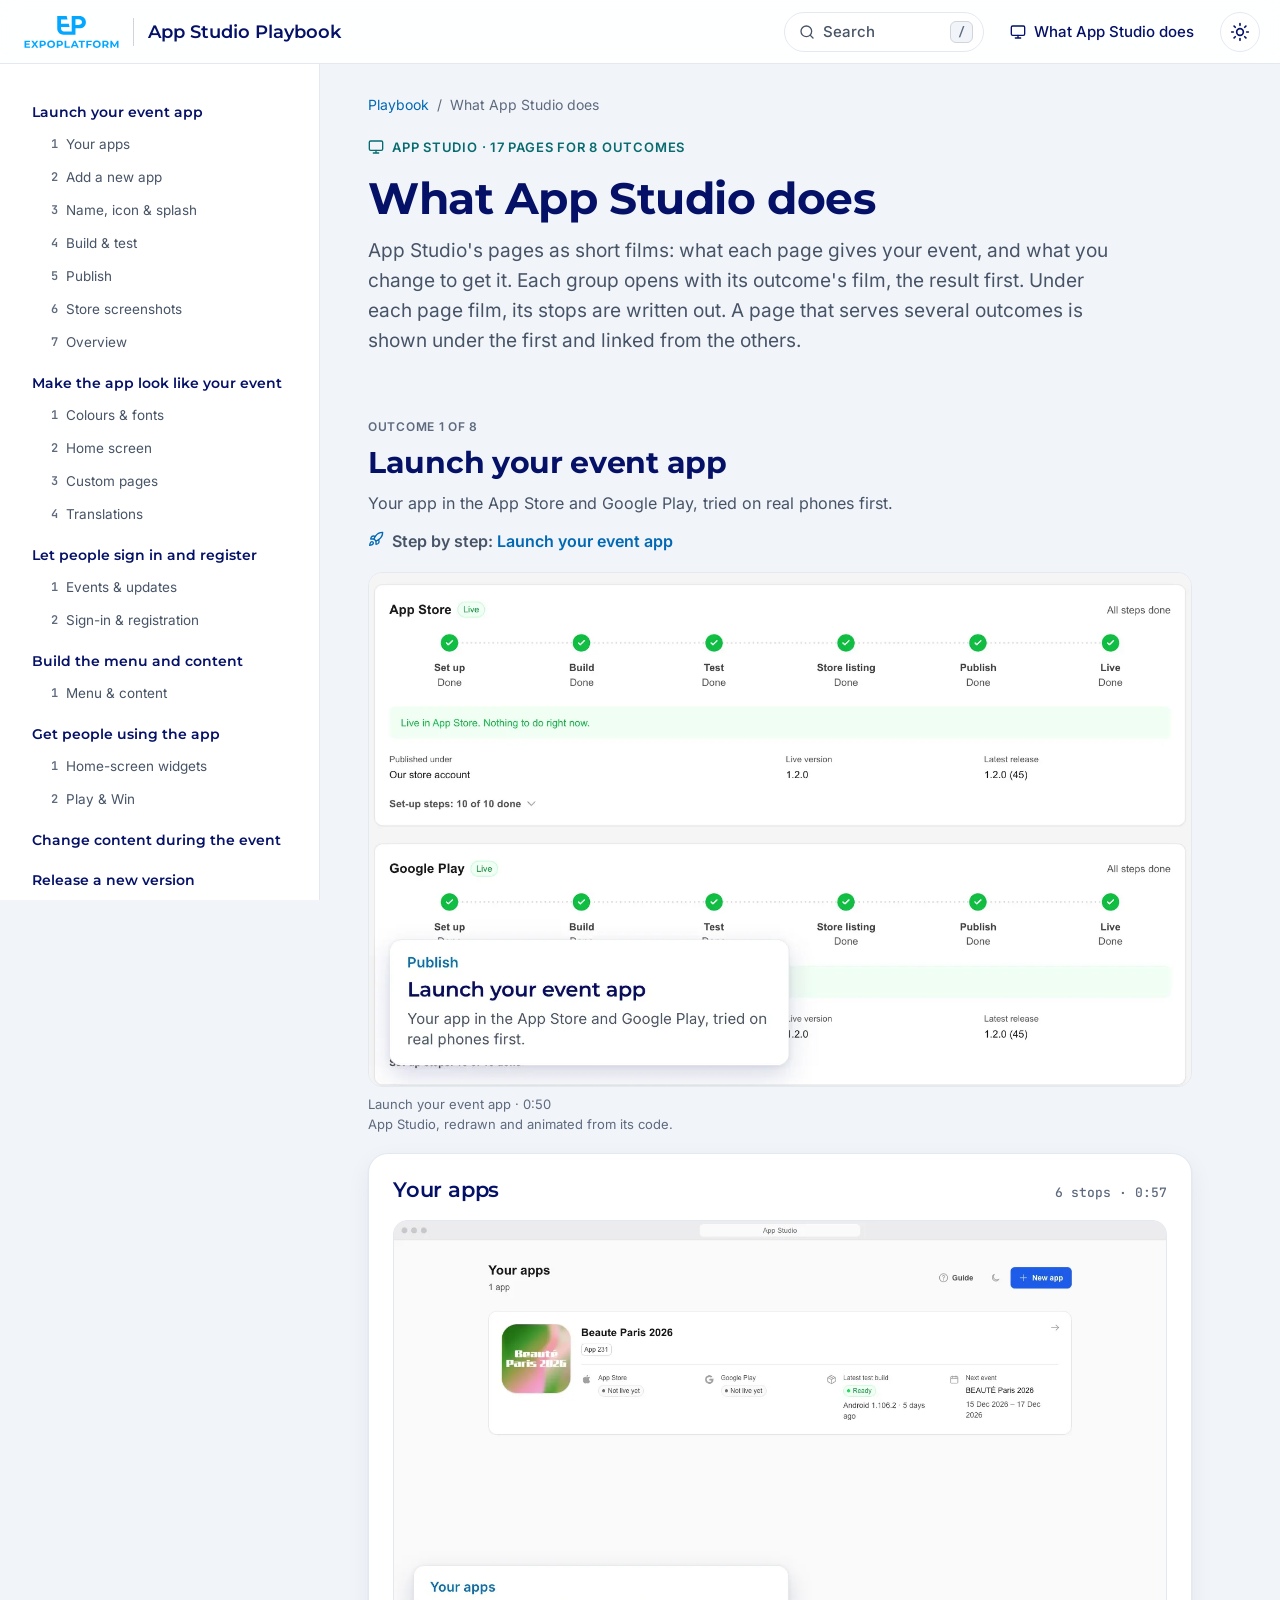
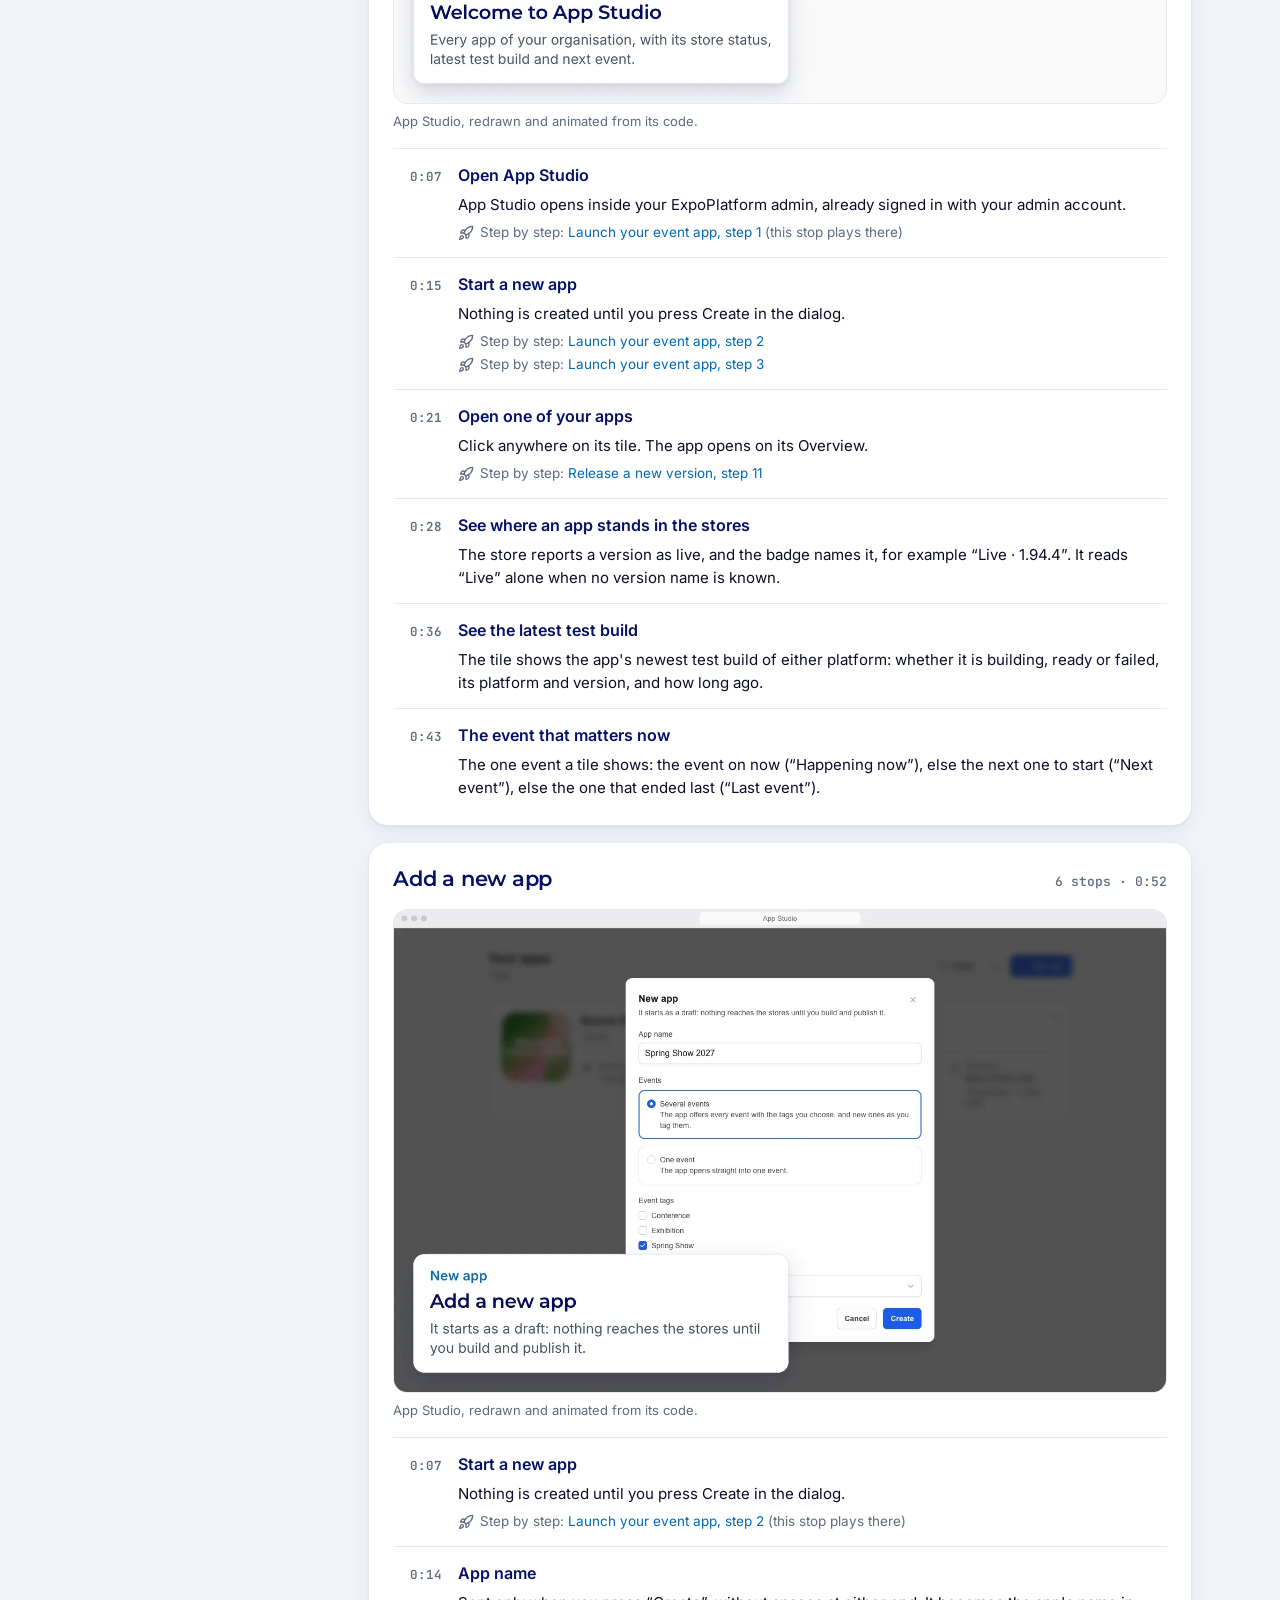
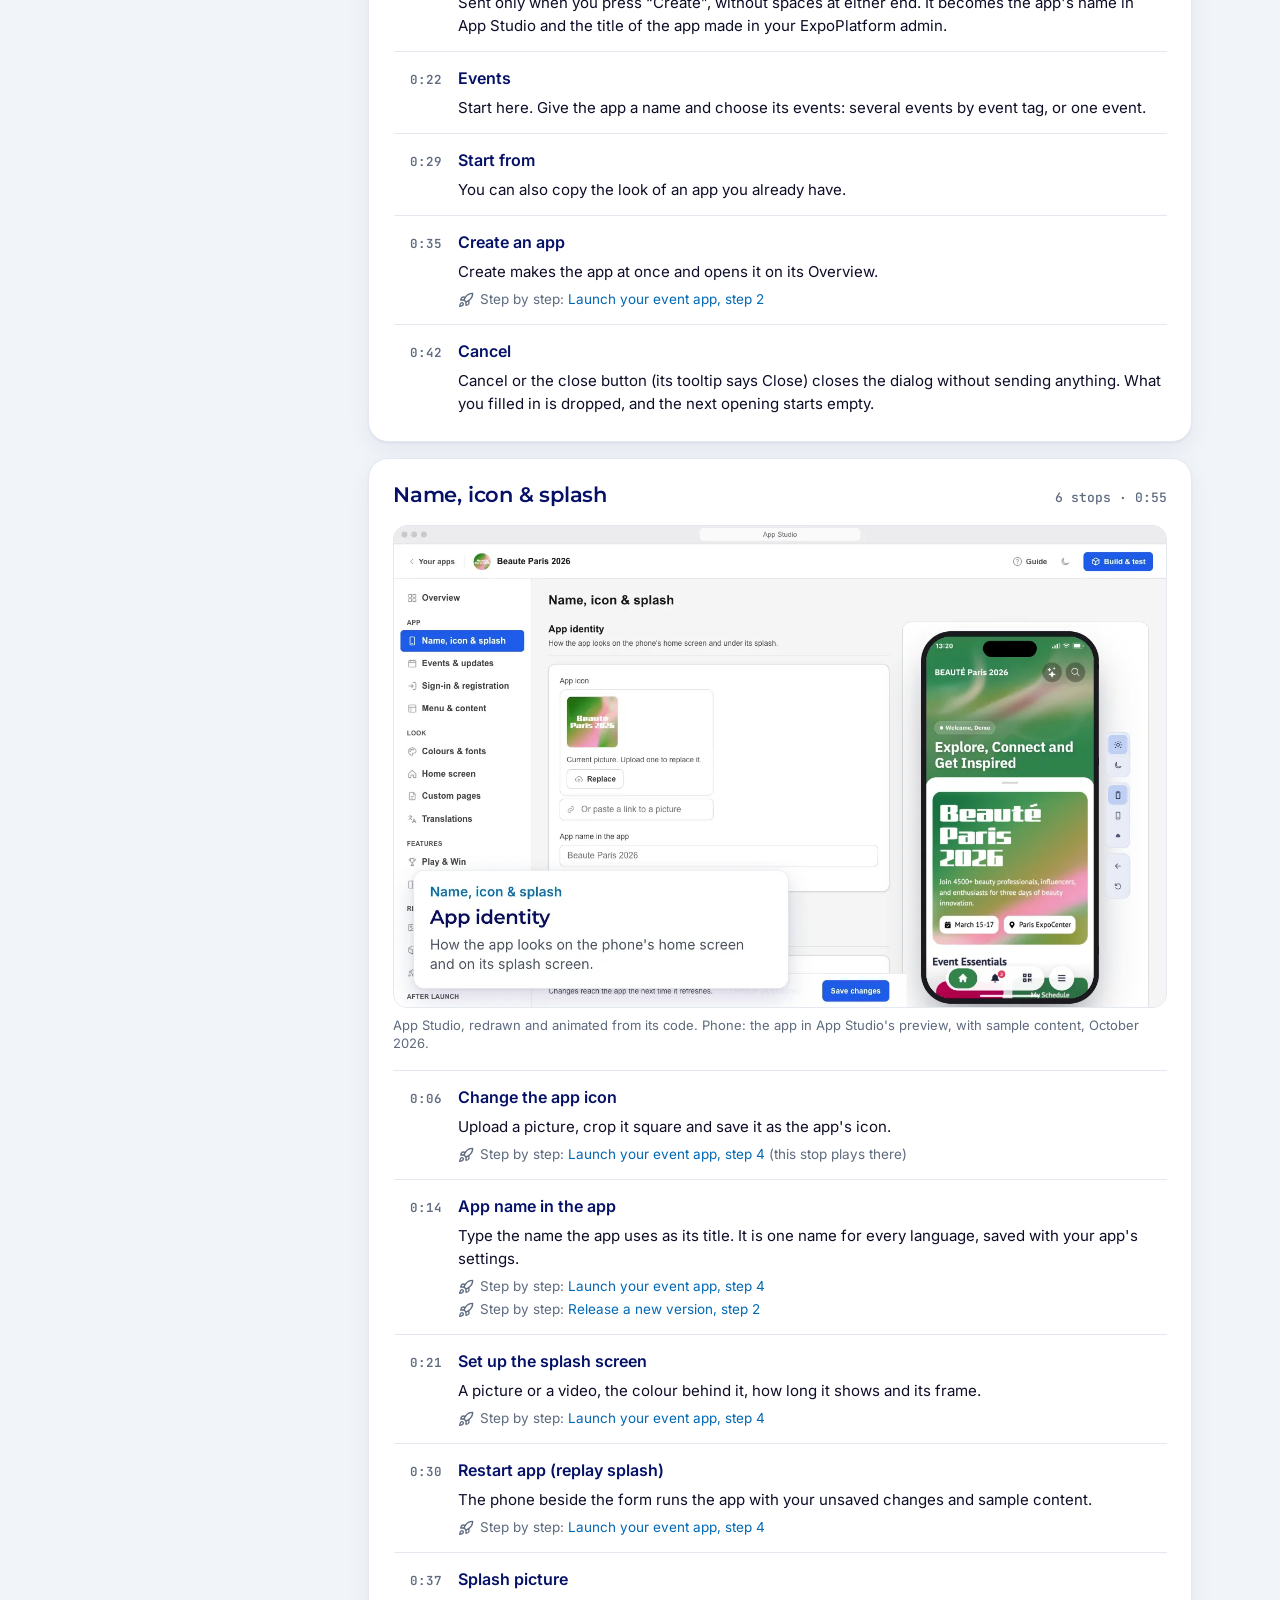
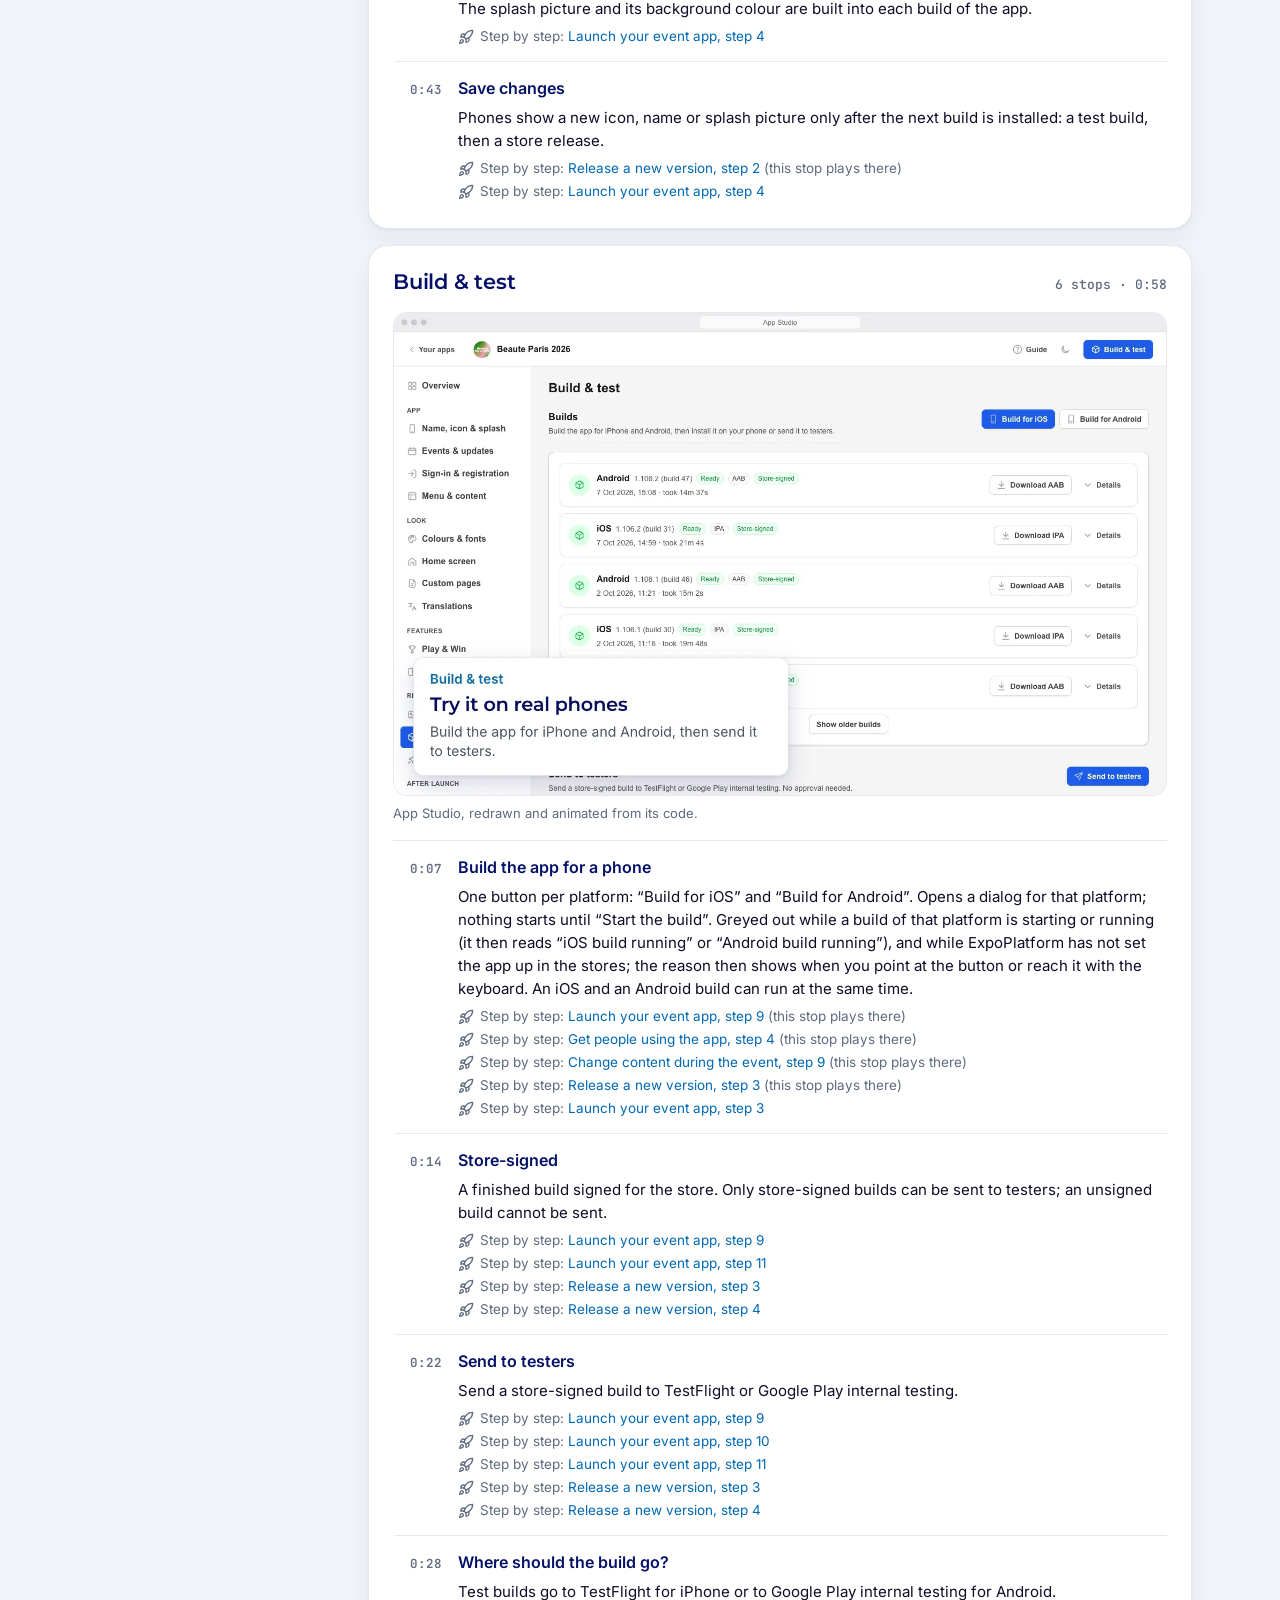
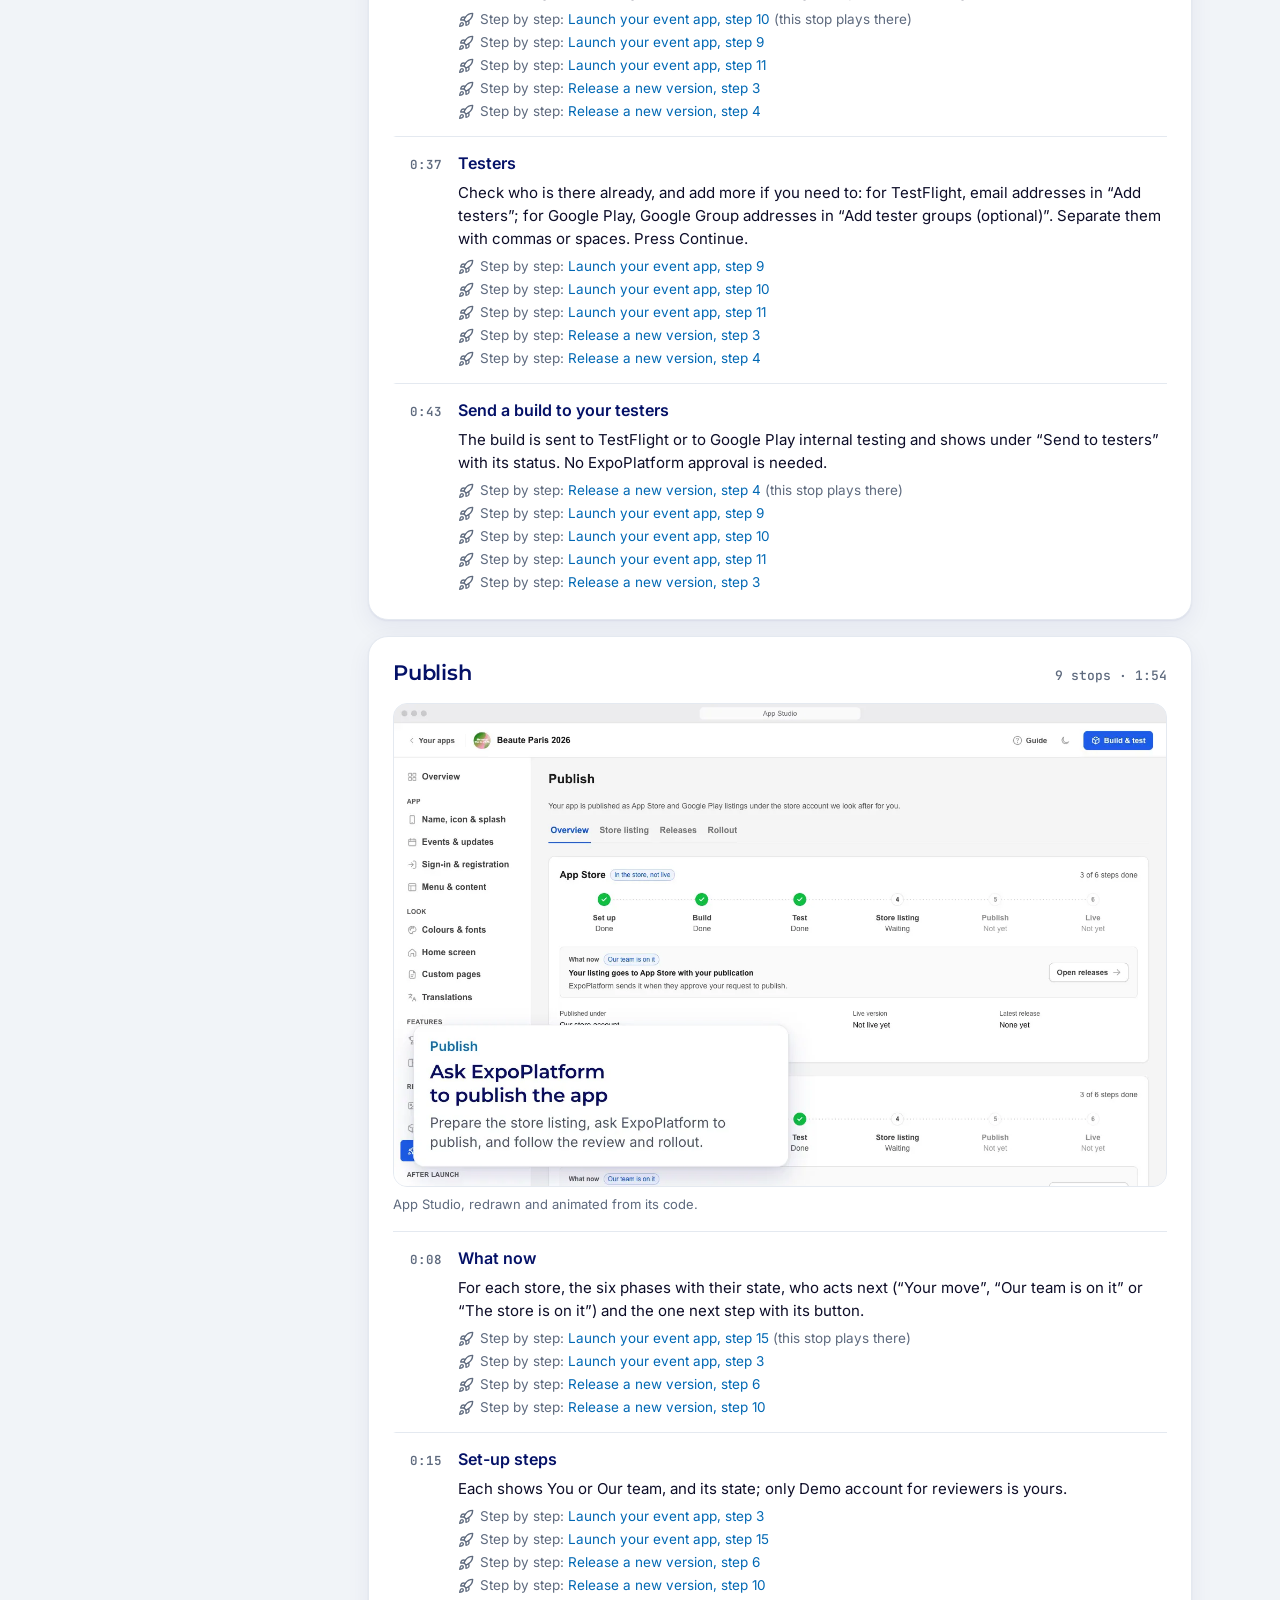
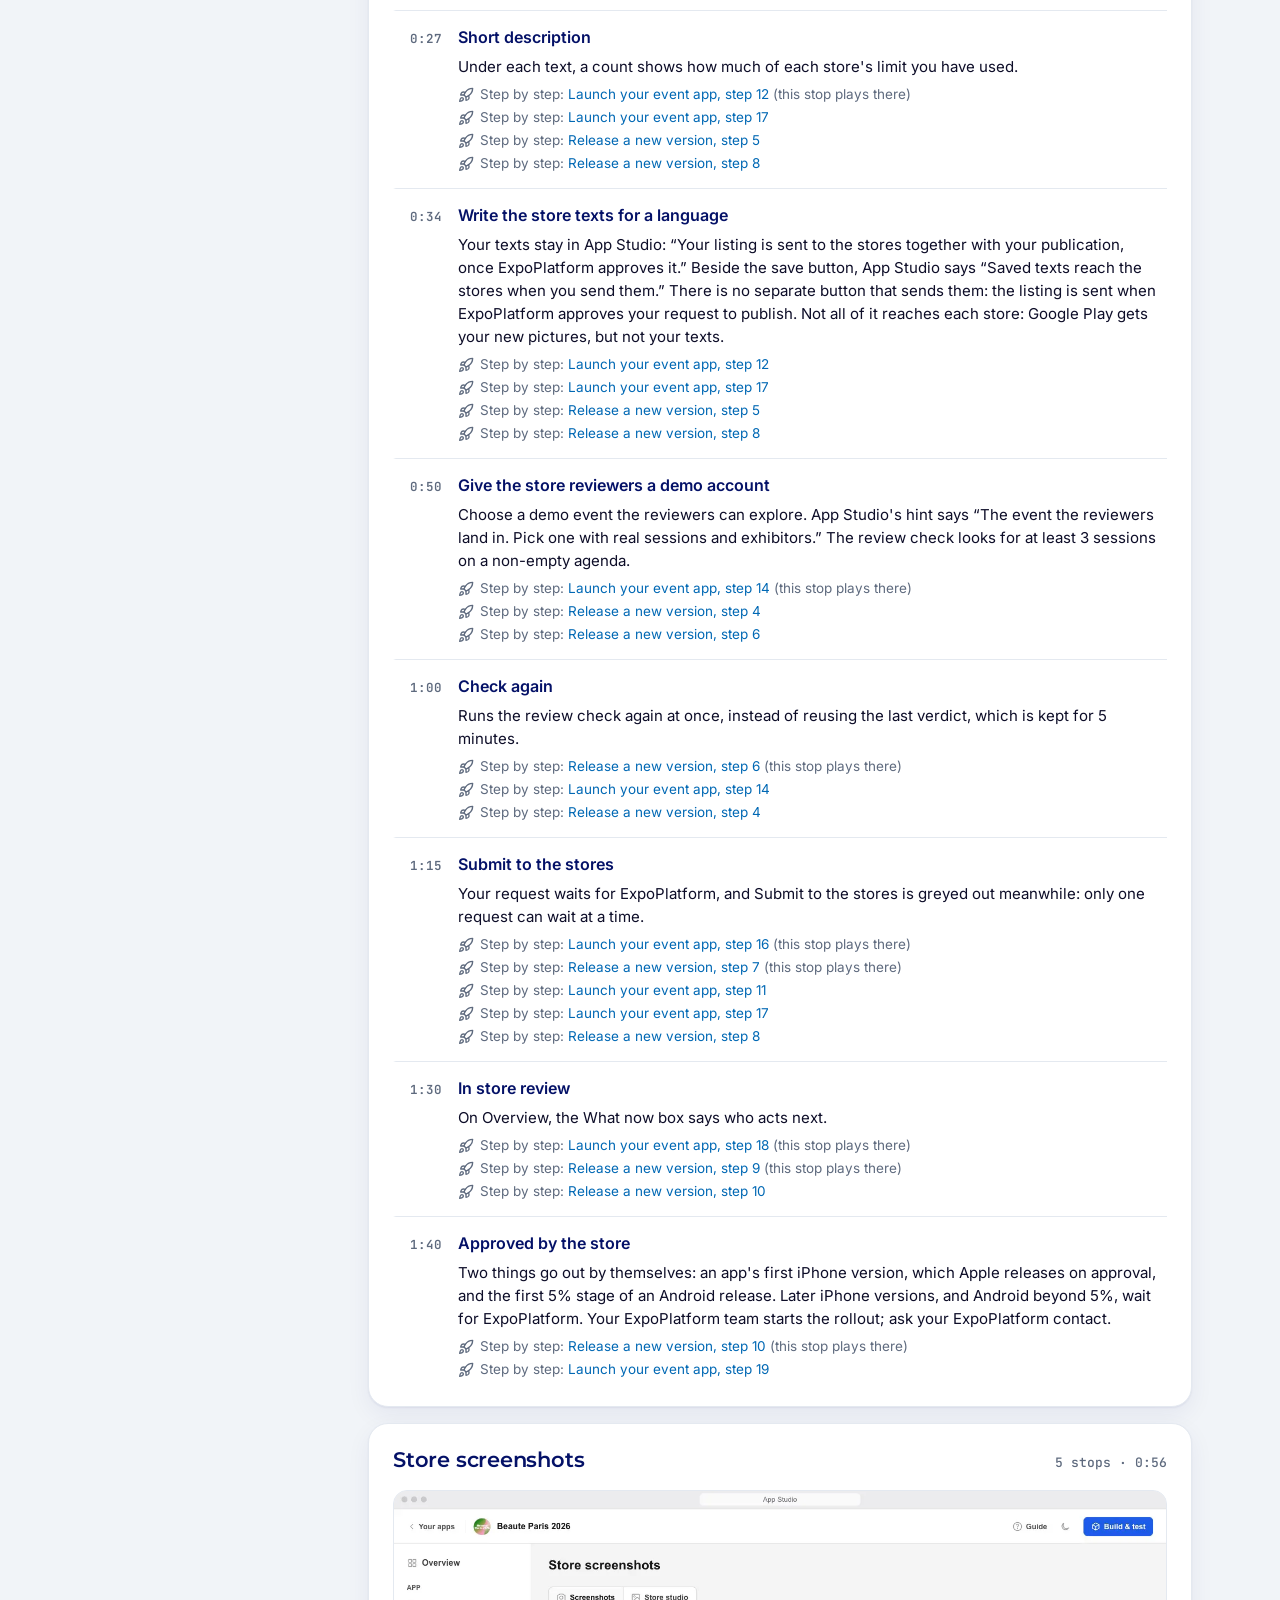
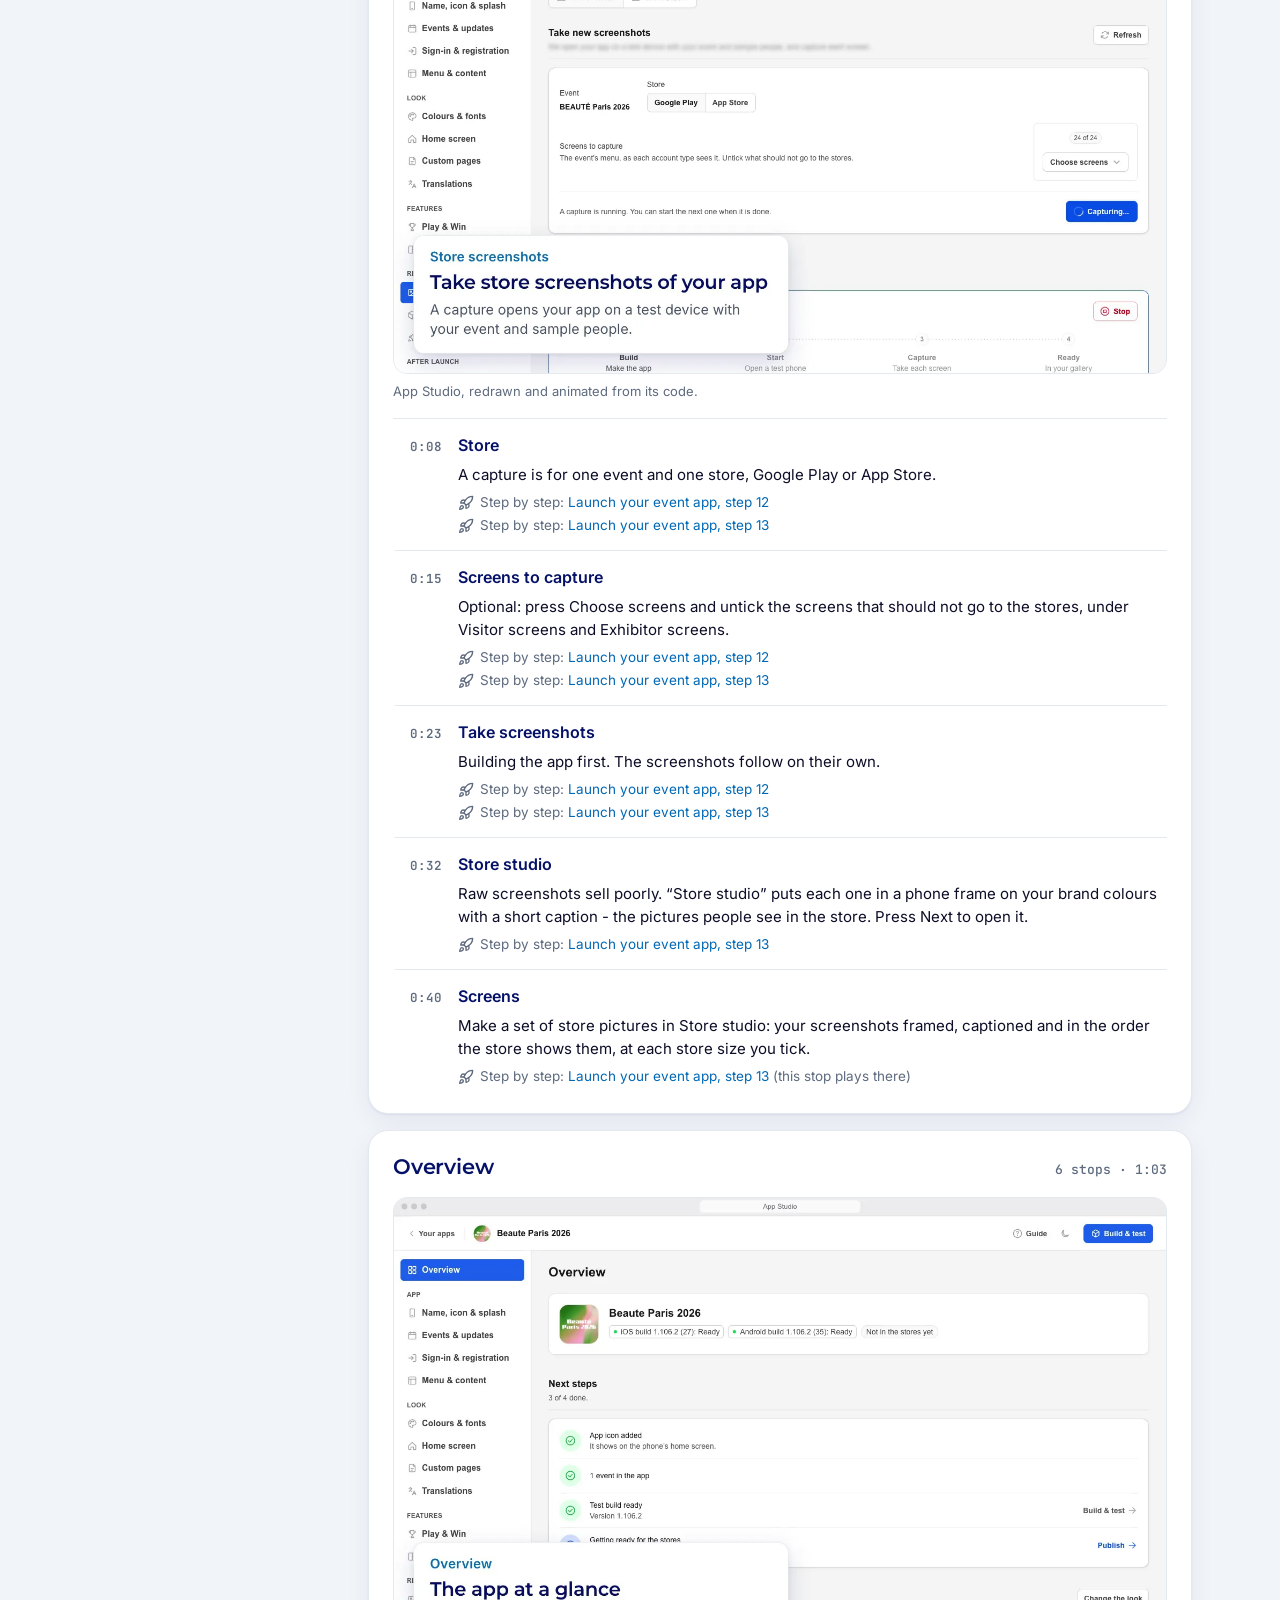
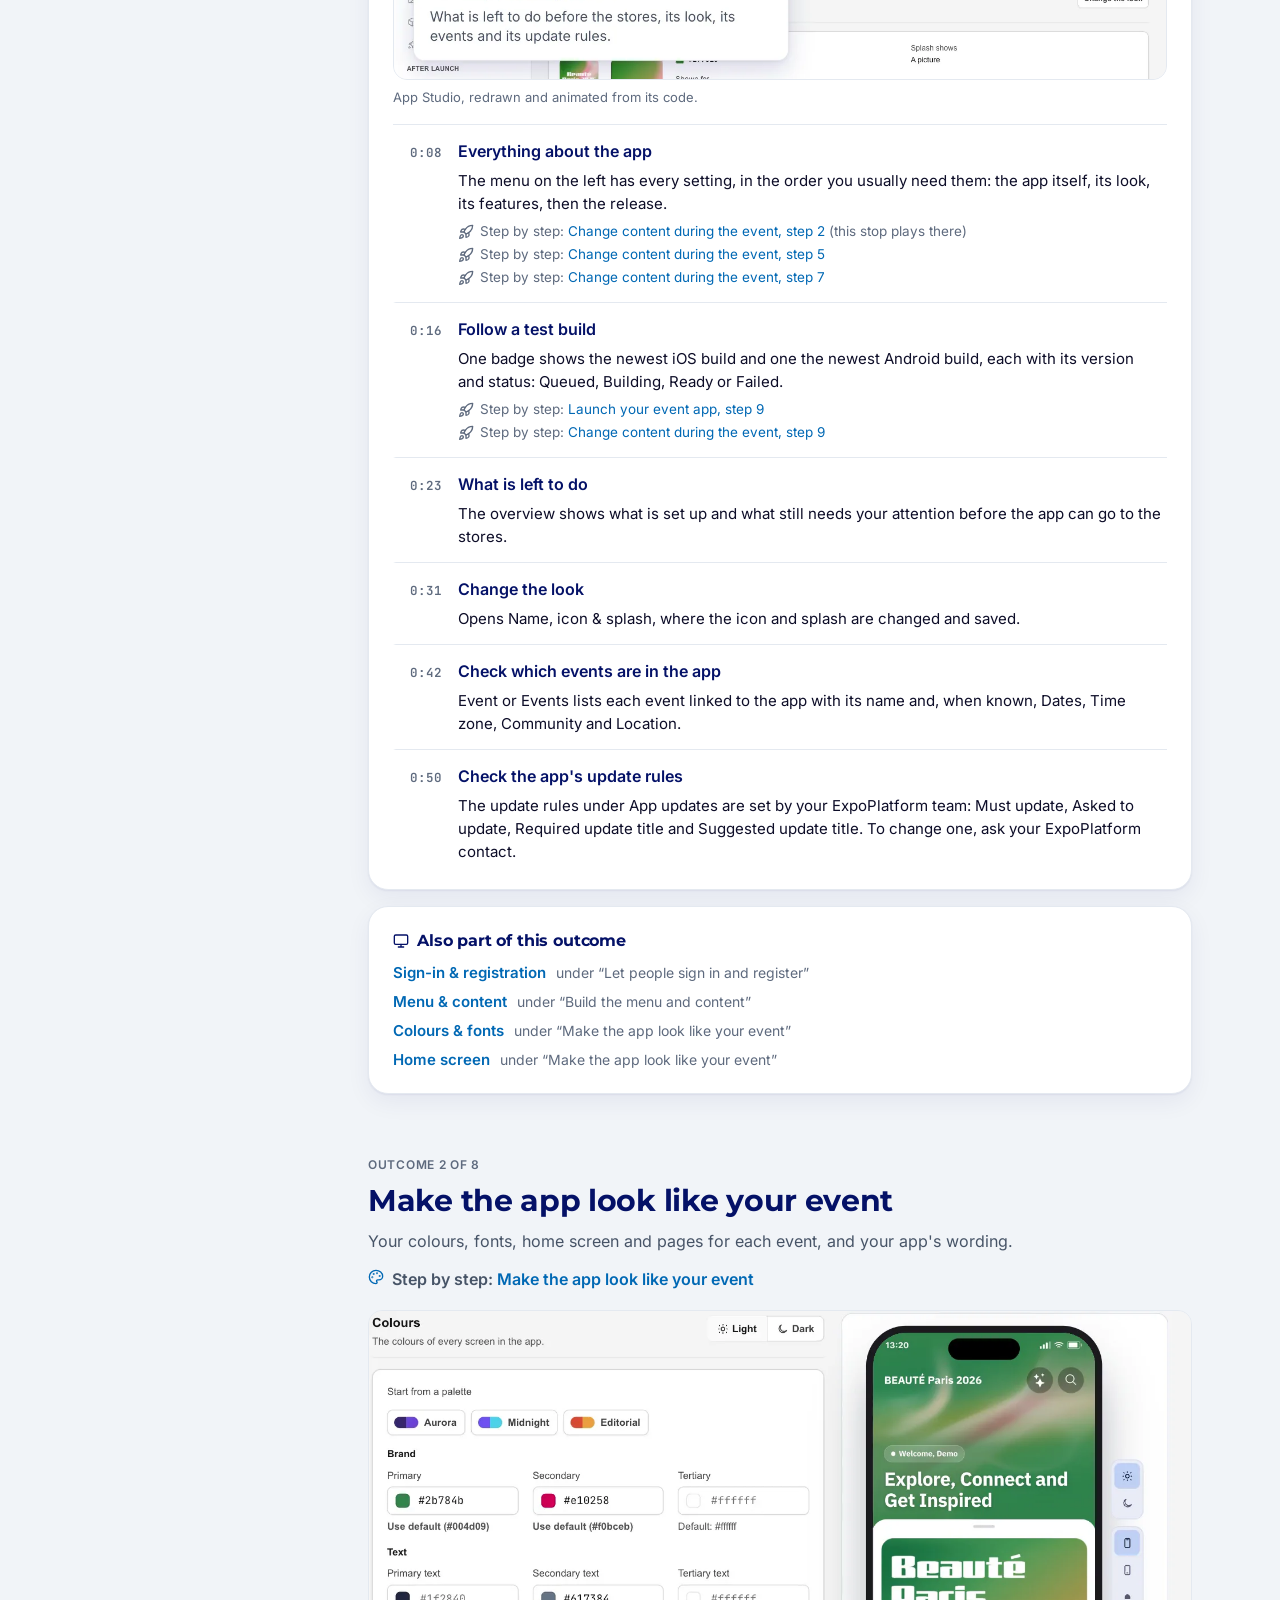
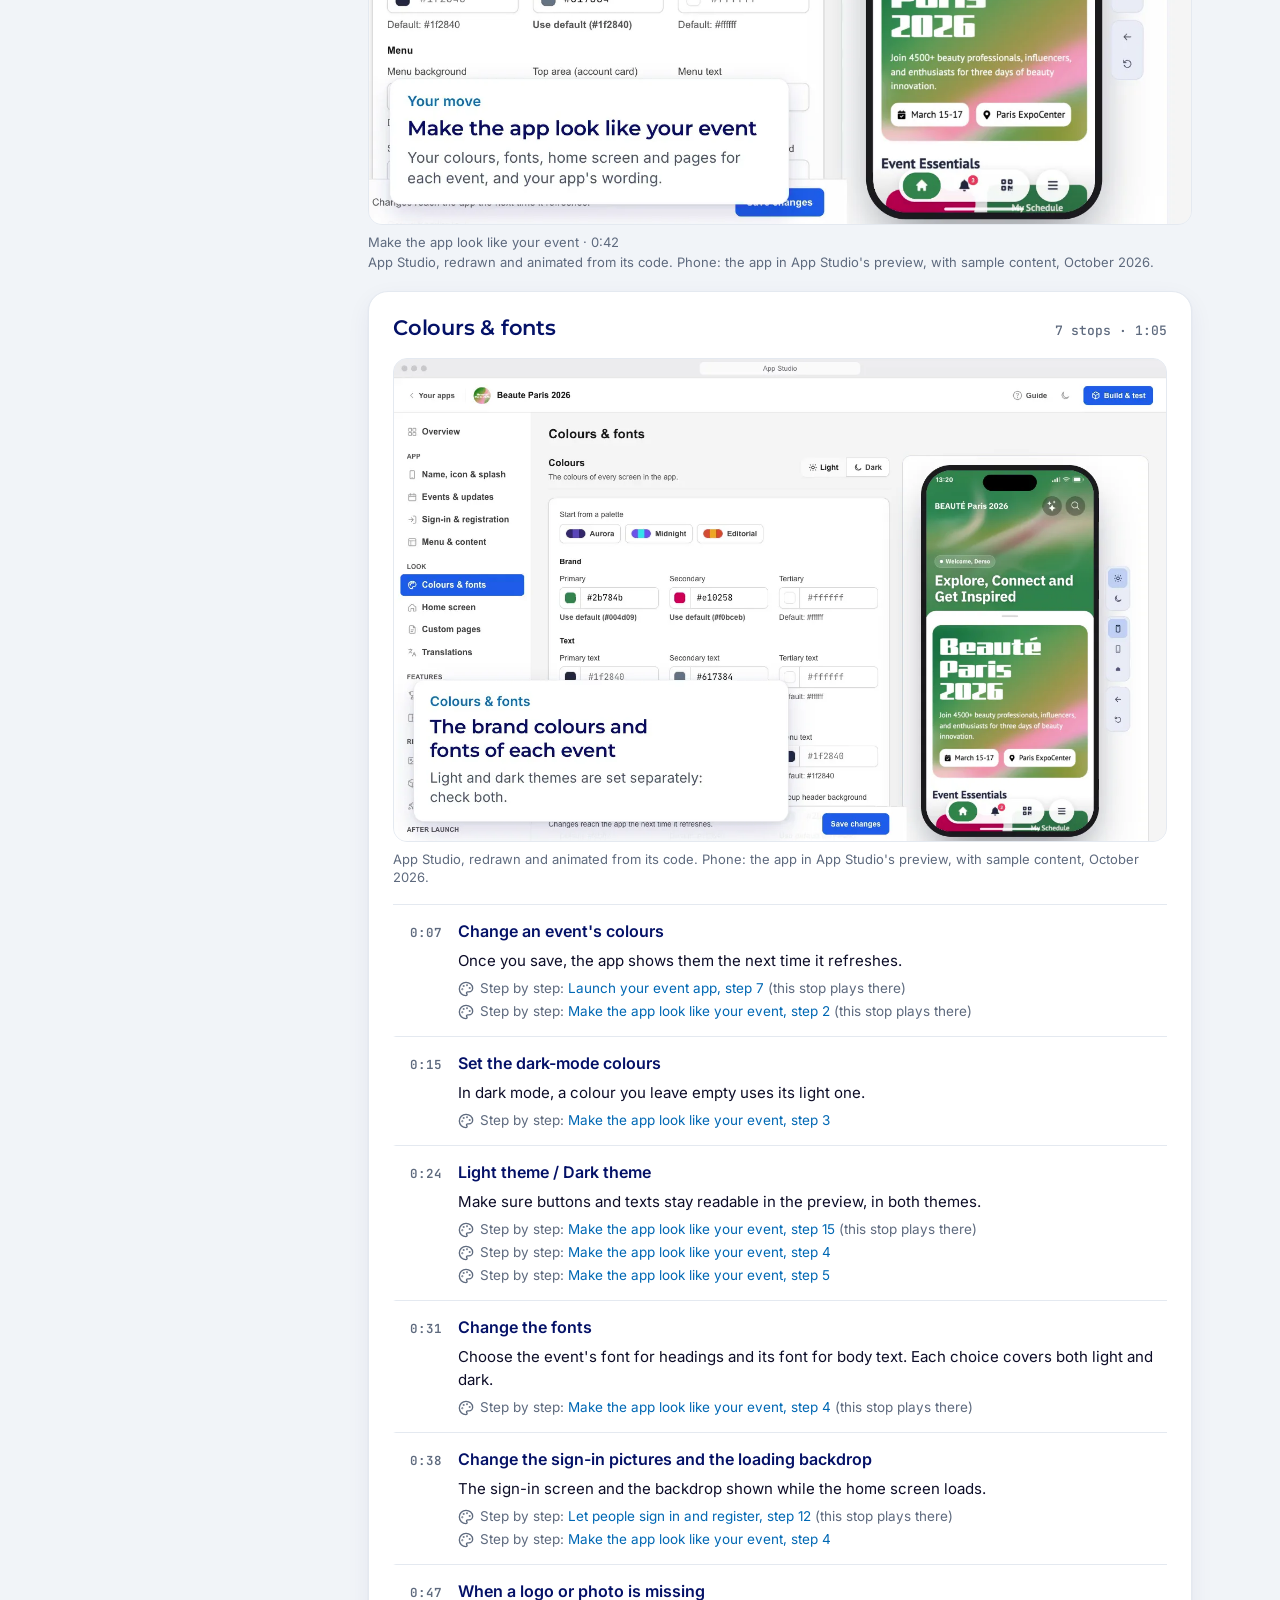
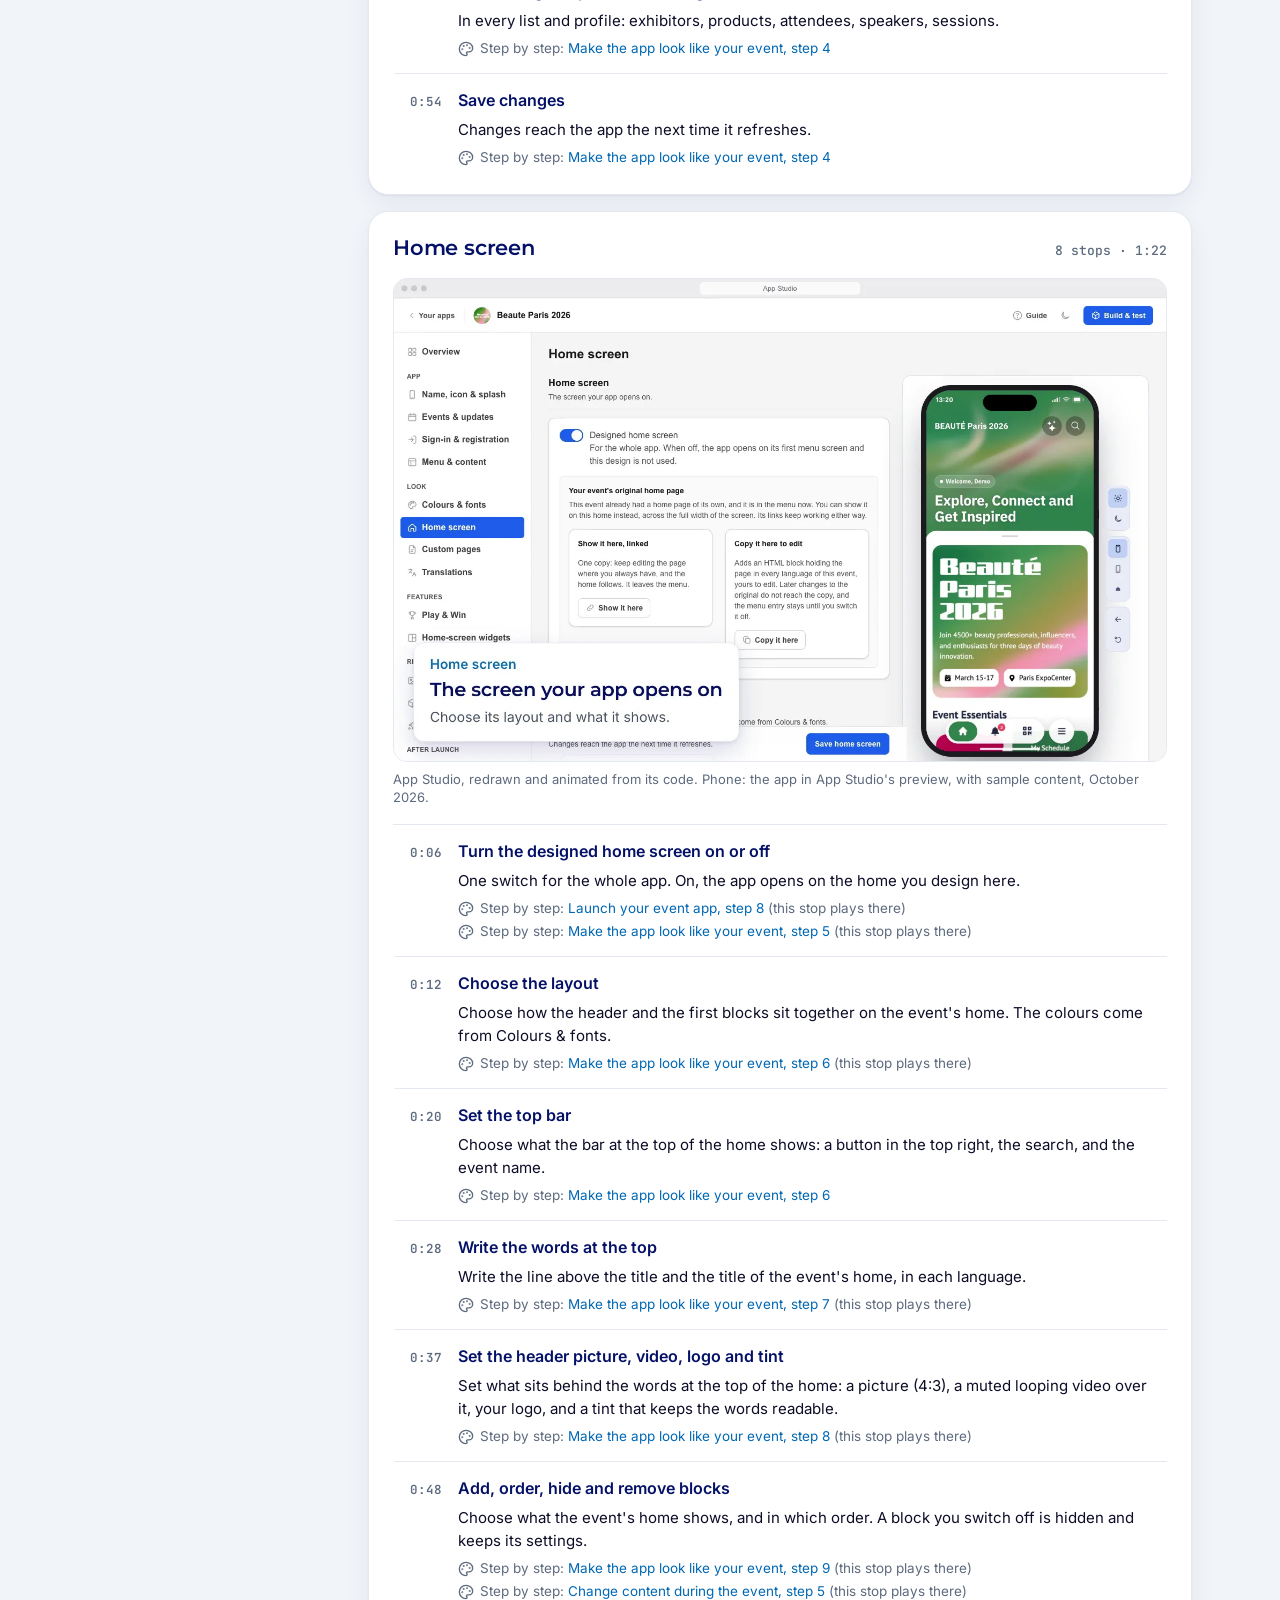
<file: app-studio/index.html>
<!doctype html><html lang="en"><head><meta charset="utf-8"><meta name="viewport" content="width=device-width, initial-scale=1"><meta name="robots" content="noindex, nofollow"><title>What App Studio does · App Studio Playbook</title><meta name="description" content="App Studio's pages as short films, grouped by outcome: what each page gives your event, and what you change to get it."><link rel="icon" href="../assets/favicon.svg" type="image/svg+xml"><link rel="stylesheet" href="../assets/fonts.css"><link rel="stylesheet" href="../assets/playbook.css"><script>try{var t=localStorage.getItem('pb-theme');if(t)document.documentElement.setAttribute('data-theme',t)}catch(e){}</script></head><body class="pb-studio-page" data-up="../"><a class="skip" href="#main">Skip to content</a><header class="pb-top"><a class="pb-brand" href="../index.html" aria-label="App Studio Playbook home"><span class="logo"><svg width="142" height="48" viewBox="0 0 142 48" fill="none" xmlns="http://www.w3.org/2000/svg">
<path fill-rule="evenodd" clip-rule="evenodd" d="M63.9588 0.00012207H49.864V18.9085C49.864 24.0756 54.0527 28.2643 59.2198 28.2643H77.2219V18.4091H82.8423C86.0634 18.4091 88.1625 17.6075 90.0354 15.9939C91.9237 14.367 92.8541 11.8208 92.8541 9.20461C92.8541 6.58753 91.9232 4.08429 90.0361 2.45803C88.1635 0.816192 86.064 0.00012207 82.8423 0.00012207H71.5734V23.1219H59.8349C57.445 23.1219 55.5077 21.1845 55.5077 18.7946V16.5139H68.4243L67.0709 11.5821H55.5077V5.14251L65.324 5.14251L63.9588 0.00012207ZM86.9465 9.20461C86.9465 10.3694 86.5332 11.3985 85.7176 12.1382C84.9004 12.8794 83.656 13.3509 81.9578 13.3509H77.2219V5.05828H81.9578C83.656 5.05828 84.9004 5.52981 85.7176 6.271C86.5332 7.01073 86.9465 8.03977 86.9465 9.20461Z" fill="#03A7FF"/>
<path d="M9.18131 45.8031V47.8142H0.796875V36.9856H8.98021V38.9966H3.28746V41.3479H8.31503V43.2971H3.28746V45.8031H9.18131Z" fill="#03A7FF"/>
<path d="M18.7521 47.8142L16.1377 44.0551L13.5698 47.8142H10.6925L14.6991 42.307L10.8936 36.9856H13.74L16.2305 40.4971L18.6747 36.9856H21.3819L17.6073 42.2142L21.6449 47.8142H18.7521Z" fill="#03A7FF"/>
<path d="M28.1734 36.9856C29.1325 36.9856 29.9627 37.1454 30.664 37.4651C31.3756 37.7848 31.9222 38.2386 32.3038 38.8264C32.6854 39.4143 32.8762 40.1104 32.8762 40.9148C32.8762 41.7089 32.6854 42.405 32.3038 43.0032C31.9222 43.591 31.3756 44.0448 30.664 44.3645C29.9627 44.6739 29.1325 44.8286 28.1734 44.8286H25.9923V47.8142H23.4862V36.9856H28.1734ZM28.0342 42.7866C28.7871 42.7866 29.3594 42.6268 29.7513 42.307C30.1432 41.977 30.3392 41.513 30.3392 40.9148C30.3392 40.3063 30.1432 39.8423 29.7513 39.5225C29.3594 39.1925 28.7871 39.0275 28.0342 39.0275H25.9923V42.7866H28.0342Z" fill="#03A7FF"/>
<path d="M40.6793 47.9998C39.5552 47.9998 38.5393 47.7575 37.6318 47.2727C36.7346 46.788 36.0281 46.1228 35.5125 45.2772C35.0072 44.4212 34.7545 43.4621 34.7545 42.3999C34.7545 41.3376 35.0072 40.3837 35.5125 39.538C36.0281 38.682 36.7346 38.0117 37.6318 37.527C38.5393 37.0423 39.5552 36.7999 40.6793 36.7999C41.8034 36.7999 42.8141 37.0423 43.7113 37.527C44.6085 38.0117 45.315 38.682 45.8306 39.538C46.3463 40.3837 46.6041 41.3376 46.6041 42.3999C46.6041 43.4621 46.3463 44.4212 45.8306 45.2772C45.315 46.1228 44.6085 46.788 43.7113 47.2727C42.8141 47.7575 41.8034 47.9998 40.6793 47.9998ZM40.6793 45.865C41.3187 45.865 41.8962 45.7206 42.4119 45.4319C42.9275 45.1328 43.3297 44.7203 43.6185 44.1943C43.9176 43.6684 44.0671 43.0702 44.0671 42.3999C44.0671 41.7295 43.9176 41.1314 43.6185 40.6054C43.3297 40.0794 42.9275 39.6721 42.4119 39.3833C41.8962 39.0842 41.3187 38.9347 40.6793 38.9347C40.0399 38.9347 39.4624 39.0842 38.9467 39.3833C38.4311 39.6721 38.0237 40.0794 37.7246 40.6054C37.4359 41.1314 37.2915 41.7295 37.2915 42.3999C37.2915 43.0702 37.4359 43.6684 37.7246 44.1943C38.0237 44.7203 38.4311 45.1328 38.9467 45.4319C39.4624 45.7206 40.0399 45.865 40.6793 45.865Z" fill="#03A7FF"/>
<path d="M53.7935 36.9856C54.7526 36.9856 55.5828 37.1454 56.2841 37.4651C56.9957 37.7848 57.5423 38.2386 57.9238 38.8264C58.3054 39.4143 58.4962 40.1104 58.4962 40.9148C58.4962 41.7089 58.3054 42.405 57.9238 43.0032C57.5423 43.591 56.9957 44.0448 56.2841 44.3645C55.5828 44.6739 54.7526 44.8286 53.7935 44.8286H51.6123V47.8142H49.1063V36.9856H53.7935ZM53.6543 42.7866C54.4071 42.7866 54.9795 42.6268 55.3714 42.307C55.7633 41.977 55.9592 41.513 55.9592 40.9148C55.9592 40.3063 55.7633 39.8423 55.3714 39.5225C54.9795 39.1925 54.4071 39.0275 53.6543 39.0275H51.6123V42.7866H53.6543Z" fill="#03A7FF"/>
<path d="M60.9041 36.9856H63.4102V45.7722H68.84V47.8142H60.9041V36.9856Z" fill="#03A7FF"/>
<path d="M78.5644 45.4938H73.5369L72.5778 47.8142H70.0098L74.8363 36.9856H77.3114L82.1533 47.8142H79.5235L78.5644 45.4938ZM77.7755 43.591L76.0584 39.4452L74.3413 43.591H77.7755Z" fill="#03A7FF"/>
<path d="M85.3531 39.0275H81.888V36.9856H91.3243V39.0275H87.8592V47.8142H85.3531V39.0275Z" fill="#03A7FF"/>
<path d="M96.0392 38.9966V41.8584H101.051V43.8695H96.0392V47.8142H93.5332V36.9856H101.717V38.9966H96.0392Z" fill="#03A7FF"/>
<path d="M109.17 47.9998C108.046 47.9998 107.03 47.7575 106.123 47.2727C105.226 46.788 104.519 46.1228 104.003 45.2772C103.498 44.4212 103.245 43.4621 103.245 42.3999C103.245 41.3376 103.498 40.3837 104.003 39.538C104.519 38.682 105.226 38.0117 106.123 37.527C107.03 37.0423 108.046 36.7999 109.17 36.7999C110.294 36.7999 111.305 37.0423 112.202 37.527C113.099 38.0117 113.806 38.682 114.322 39.538C114.837 40.3837 115.095 41.3376 115.095 42.3999C115.095 43.4621 114.837 44.4212 114.322 45.2772C113.806 46.1228 113.099 46.788 112.202 47.2727C111.305 47.7575 110.294 47.9998 109.17 47.9998ZM109.17 45.865C109.81 45.865 110.387 45.7206 110.903 45.4319C111.418 45.1328 111.821 44.7203 112.109 44.1943C112.409 43.6684 112.558 43.0702 112.558 42.3999C112.558 41.7295 112.409 41.1314 112.109 40.6054C111.821 40.0794 111.418 39.6721 110.903 39.3833C110.387 39.0842 109.81 38.9347 109.17 38.9347C108.531 38.9347 107.953 39.0842 107.438 39.3833C106.922 39.6721 106.515 40.0794 106.216 40.6054C105.927 41.1314 105.782 41.7295 105.782 42.3999C105.782 43.0702 105.927 43.6684 106.216 44.1943C106.515 44.7203 106.922 45.1328 107.438 45.4319C107.953 45.7206 108.531 45.865 109.17 45.865Z" fill="#03A7FF"/>
<path d="M124.497 47.8142L122.408 44.7976H120.103V47.8142H117.597V36.9856H122.284C123.244 36.9856 124.074 37.1454 124.775 37.4651C125.487 37.7848 126.033 38.2386 126.415 38.8264C126.796 39.4143 126.987 40.1104 126.987 40.9148C126.987 41.7192 126.791 42.4153 126.399 43.0032C126.018 43.5807 125.471 44.0242 124.76 44.3335L127.188 47.8142H124.497ZM124.45 40.9148C124.45 40.3063 124.254 39.8423 123.862 39.5225C123.47 39.1925 122.898 39.0275 122.145 39.0275H120.103V42.8021H122.145C122.898 42.8021 123.47 42.6371 123.862 42.307C124.254 41.977 124.45 41.513 124.45 40.9148Z" fill="#03A7FF"/>
<path d="M139.446 47.8142L139.43 41.317L136.243 46.6694H135.114L131.943 41.4562V47.8142H129.591V36.9856H131.664L135.717 43.7148L139.708 36.9856H141.766L141.797 47.8142H139.446Z" fill="#03A7FF"/>
</svg>
</span><span class="divider"></span><span class="product">App Studio Playbook</span></a><span class="pb-flex"></span><button class="pb-search-btn" type="button" data-search aria-label="Search the playbook"><svg class="i s16" viewBox="0 0 24 24" aria-hidden="true"><circle cx="11" cy="11" r="8"/><path d="m21 21-4.3-4.3"/></svg><span>Search</span><kbd>/</kbd></button><a class="pb-toplink pb-studio-link" href="../app-studio/index.html" aria-current="page"><svg class="i s16" viewBox="0 0 24 24" aria-hidden="true"><rect width="20" height="14" x="2" y="3" rx="2"/><path d="M8 21h8M12 17v4"/></svg><span>What App Studio does</span></a><button class="pb-theme" type="button" aria-label="Switch between light and dark"><svg class="i sun" viewBox="0 0 24 24" aria-hidden="true"><circle cx="12" cy="12" r="4"/><path d="M12 2v2M12 20v2M4.93 4.93l1.41 1.41M17.66 17.66l1.41 1.41M2 12h2M20 12h2M6.34 17.66l-1.41 1.41M19.07 4.93l-1.41 1.41"/></svg><svg class="i moon" viewBox="0 0 24 24" aria-hidden="true"><path d="M12 3a6 6 0 0 0 9 9 9 9 0 1 1-9-9Z"/></svg></button></header><div class="pb-journey"><aside class="pb-outline" aria-label="Outcomes and pages"><ol class="ol-stages"><li class="ol-stage"><a href="#outcome-launch">Launch your event app</a><ol><li><a href="#film-launch-apps"><span class="ol-n">1</span><span class="ol-t">Your apps</span></a></li><li><a href="#film-launch-new-app"><span class="ol-n">2</span><span class="ol-t">Add a new app</span></a></li><li><a href="#film-launch-app-identity"><span class="ol-n">3</span><span class="ol-t">Name, icon &amp; splash</span></a></li><li><a href="#film-launch-builds"><span class="ol-n">4</span><span class="ol-t">Build &amp; test</span></a></li><li><a href="#film-launch-publish"><span class="ol-n">5</span><span class="ol-t">Publish</span></a></li><li><a href="#film-launch-screenshots"><span class="ol-n">6</span><span class="ol-t">Store screenshots</span></a></li><li><a href="#film-launch-overview"><span class="ol-n">7</span><span class="ol-t">Overview</span></a></li></ol></li><li class="ol-stage"><a href="#outcome-look">Make the app look like your event</a><ol><li><a href="#film-look-design"><span class="ol-n">1</span><span class="ol-t">Colours &amp; fonts</span></a></li><li><a href="#film-look-home"><span class="ol-n">2</span><span class="ol-t">Home screen</span></a></li><li><a href="#film-look-pages"><span class="ol-n">3</span><span class="ol-t">Custom pages</span></a></li><li><a href="#film-look-translations"><span class="ol-n">4</span><span class="ol-t">Translations</span></a></li></ol></li><li class="ol-stage"><a href="#outcome-sign-in">Let people sign in and register</a><ol><li><a href="#film-sign-in-app-general"><span class="ol-n">1</span><span class="ol-t">Events &amp; updates</span></a></li><li><a href="#film-sign-in-app-sign-in"><span class="ol-n">2</span><span class="ol-t">Sign-in &amp; registration</span></a></li></ol></li><li class="ol-stage"><a href="#outcome-menu">Build the menu and content</a><ol><li><a href="#film-menu-app-menu"><span class="ol-n">1</span><span class="ol-t">Menu &amp; content</span></a></li></ol></li><li class="ol-stage"><a href="#outcome-engage">Get people using the app</a><ol><li><a href="#film-engage-widgets"><span class="ol-n">1</span><span class="ol-t">Home-screen widgets</span></a></li><li><a href="#film-engage-play-win"><span class="ol-n">2</span><span class="ol-t">Play &amp; Win</span></a></li></ol></li><li class="ol-stage"><a href="#outcome-live">Change content during the event</a></li><li class="ol-stage"><a href="#outcome-update">Release a new version</a></li><li class="ol-stage"><a href="#outcome-measure">See how people use the app</a><ol><li><a href="#film-measure-analytics"><span class="ol-n">1</span><span class="ol-t">Analytics</span></a></li></ol></li></ol></aside><main id="main" class="pb-main">
<nav class="crumbs" aria-label="Breadcrumb"><a href="../index.html">Playbook</a><span>/</span><span>What App Studio does</span></nav>
<header class="pb-jhead" id="top"><span class="eyebrow"><svg class="i s16" viewBox="0 0 24 24" aria-hidden="true"><rect width="20" height="14" x="2" y="3" rx="2"/><path d="M8 21h8M12 17v4"/></svg> App Studio · 17 pages for 8 outcomes</span><h1>What App Studio does</h1><p class="lead">App Studio's pages as short films: what each page gives your event, and what you change to get it. Each group opens with its outcome's film, the result first. Under each page film, its stops are written out. A page that serves several outcomes is shown under the first and linked from the others.</p></header>
<section class="pb-stage as-group" id="outcome-launch" aria-labelledby="h-outcome-launch"><div class="stage-head"><span class="stage-k">Outcome 1 of 8</span><h2 id="h-outcome-launch">Launch your event app</h2><p>Your app in the App Store and Google Play, tried on real phones first.</p><p class="st-journey"><svg class="i s16" viewBox="0 0 24 24" aria-hidden="true"><path d="M4.5 16.5c-1.5 1.26-2 5-2 5s3.74-.5 5-2c.71-.84.7-2.13-.09-2.91a2.18 2.18 0 0 0-2.91-.09z"/><path d="m12 15-3-3a22 22 0 0 1 2-3.95A12.88 12.88 0 0 1 22 2c0 2.72-.78 7.5-6 11a22.35 22.35 0 0 1-4 2z"/><path d="M9 12H4s.55-3.03 2-4c1.62-1.08 5 0 5 0M12 15v5s3.03-.55 4-2c1.08-1.62 0-5 0-5"/></svg><span>Step by step: <a href="../launch/index.html">Launch your event app</a></span></p></div><div class="as-outcome-film"><figure class="vis vis-film" data-film="launch" data-name="Launch your event app" data-src-light="../films/launch-light.mp4" data-src-dark="../films/launch-dark.mp4"><div class="vis-frame film" style="aspect-ratio:1440 / 900"><img class="shot-light" src="../films/launch-light.webp" alt="" loading="lazy" width="1440" height="900"><img class="shot-dark" src="../films/launch-dark.webp" alt="" loading="lazy" width="1440" height="900"><video muted playsinline preload="none" width="1440" height="900" aria-label="Launch your event app"></video></div><figcaption><span class="film-cap"><span>Launch your event app · 0:50</span><span>App Studio, redrawn and animated from its code.</span></span><span class="film-ctl"><button class="film-btn" type="button" aria-label="Play: Launch your event app" title="Play"><svg class="i s16 i-play" viewBox="0 0 24 24" aria-hidden="true"><polygon points="6 3 20 12 6 21 6 3"/></svg><svg class="i s16 i-pause" viewBox="0 0 24 24" aria-hidden="true"><rect x="6" y="5" width="4" height="14" rx="1"/><rect x="14" y="5" width="4" height="14" rx="1"/></svg></button></span></figcaption></figure></div><article class="pb-card as-film" id="film-launch-apps" aria-labelledby="h-film-launch-apps"><div class="as-head"><h3 id="h-film-launch-apps">Your apps</h3><span class="as-meta">6 stops · 0:57</span></div><figure class="vis vis-film" data-film="apps" data-name="Your apps" data-src-light="../films/apps-light.mp4" data-src-dark="../films/apps-dark.mp4"><div class="vis-frame film" style="aspect-ratio:1440 / 900"><img class="shot-light" src="../films/apps-light.webp" alt="" loading="lazy" width="1440" height="900"><img class="shot-dark" src="../films/apps-dark.webp" alt="" loading="lazy" width="1440" height="900"><video muted playsinline preload="none" width="1440" height="900" aria-label="Your apps"></video></div><figcaption><span>App Studio, redrawn and animated from its code.</span><span class="film-ctl"><button class="film-btn" type="button" aria-label="Play: Your apps" title="Play"><svg class="i s16 i-play" viewBox="0 0 24 24" aria-hidden="true"><polygon points="6 3 20 12 6 21 6 3"/></svg><svg class="i s16 i-pause" viewBox="0 0 24 24" aria-hidden="true"><rect x="6" y="5" width="4" height="14" rx="1"/><rect x="14" y="5" width="4" height="14" rx="1"/></svg></button></span></figcaption></figure><ol class="fs-stops" aria-label="Your apps, stop by stop"><li class="fs-stop" id="stop-launch-apps-open" data-start="7.7" data-end="14"><button class="fs-seek" type="button" data-seek="7.7"><span class="fs-time">0:07</span><span class="fs-h">Open App Studio</span></button><p class="fs-line">App Studio opens inside your ExpoPlatform admin, already signed in with your admin account.</p><p class="fs-meta"><span><svg class="i s16" viewBox="0 0 24 24" aria-hidden="true"><path d="M4.5 16.5c-1.5 1.26-2 5-2 5s3.74-.5 5-2c.71-.84.7-2.13-.09-2.91a2.18 2.18 0 0 0-2.91-.09z"/><path d="m12 15-3-3a22 22 0 0 1 2-3.95A12.88 12.88 0 0 1 22 2c0 2.72-.78 7.5-6 11a22.35 22.35 0 0 1-4 2z"/><path d="M9 12H4s.55-3.03 2-4c1.62-1.08 5 0 5 0M12 15v5s3.03-.55 4-2c1.08-1.62 0-5 0-5"/></svg><span>Step by step: <a href="../launch/index.html#step-open">Launch your event app, step 1</a> (this stop plays there)</span></span></p></li><li class="fs-stop" id="stop-launch-apps-new-app" data-start="15.2" data-end="20.5"><button class="fs-seek" type="button" data-seek="15.2"><span class="fs-time">0:15</span><span class="fs-h">Start a new app</span></button><p class="fs-line">Nothing is created until you press Create in the dialog.</p><p class="fs-meta"><span><svg class="i s16" viewBox="0 0 24 24" aria-hidden="true"><path d="M4.5 16.5c-1.5 1.26-2 5-2 5s3.74-.5 5-2c.71-.84.7-2.13-.09-2.91a2.18 2.18 0 0 0-2.91-.09z"/><path d="m12 15-3-3a22 22 0 0 1 2-3.95A12.88 12.88 0 0 1 22 2c0 2.72-.78 7.5-6 11a22.35 22.35 0 0 1-4 2z"/><path d="M9 12H4s.55-3.03 2-4c1.62-1.08 5 0 5 0M12 15v5s3.03-.55 4-2c1.08-1.62 0-5 0-5"/></svg><span>Step by step: <a href="../launch/index.html#step-create">Launch your event app, step 2</a></span></span><span><svg class="i s16" viewBox="0 0 24 24" aria-hidden="true"><path d="M4.5 16.5c-1.5 1.26-2 5-2 5s3.74-.5 5-2c.71-.84.7-2.13-.09-2.91a2.18 2.18 0 0 0-2.91-.09z"/><path d="m12 15-3-3a22 22 0 0 1 2-3.95A12.88 12.88 0 0 1 22 2c0 2.72-.78 7.5-6 11a22.35 22.35 0 0 1-4 2z"/><path d="M9 12H4s.55-3.03 2-4c1.62-1.08 5 0 5 0M12 15v5s3.03-.55 4-2c1.08-1.62 0-5 0-5"/></svg><span>Step by step: <a href="../launch/index.html#step-setup">Launch your event app, step 3</a></span></span></p></li><li class="fs-stop" id="stop-launch-apps-open-app" data-start="21.7" data-end="27.65"><button class="fs-seek" type="button" data-seek="21.7"><span class="fs-time">0:21</span><span class="fs-h">Open one of your apps</span></button><p class="fs-line">Click anywhere on its tile. The app opens on its Overview.</p><p class="fs-meta"><span><svg class="i s16" viewBox="0 0 24 24" aria-hidden="true"><path d="M4.5 16.5c-1.5 1.26-2 5-2 5s3.74-.5 5-2c.71-.84.7-2.13-.09-2.91a2.18 2.18 0 0 0-2.91-.09z"/><path d="m12 15-3-3a22 22 0 0 1 2-3.95A12.88 12.88 0 0 1 22 2c0 2.72-.78 7.5-6 11a22.35 22.35 0 0 1-4 2z"/><path d="M9 12H4s.55-3.03 2-4c1.62-1.08 5 0 5 0M12 15v5s3.03-.55 4-2c1.08-1.62 0-5 0-5"/></svg><span>Step by step: <a href="../update/index.html#step-live">Release a new version, step 11</a></span></span></p></li><li class="fs-stop" id="stop-launch-apps-stores" data-start="28.85" data-end="35.5"><button class="fs-seek" type="button" data-seek="28.85"><span class="fs-time">0:28</span><span class="fs-h">See where an app stands in the stores</span></button><p class="fs-line">The store reports a version as live, and the badge names it, for example “Live · 1.94.4”. It reads “Live” alone when no version name is known.</p></li><li class="fs-stop" id="stop-launch-apps-build" data-start="36.7" data-end="42.65"><button class="fs-seek" type="button" data-seek="36.7"><span class="fs-time">0:36</span><span class="fs-h">See the latest test build</span></button><p class="fs-line">The tile shows the app's newest test build of either platform: whether it is building, ready or failed, its platform and version, and how long ago.</p></li><li class="fs-stop" id="stop-launch-apps-event" data-start="43.85" data-end="51.5"><button class="fs-seek" type="button" data-seek="43.85"><span class="fs-time">0:43</span><span class="fs-h">The event that matters now</span></button><p class="fs-line">The one event a tile shows: the event on now (“Happening now”), else the next one to start (“Next event”), else the one that ended last (“Last event”).</p></li></ol></article><article class="pb-card as-film" id="film-launch-new-app" aria-labelledby="h-film-launch-new-app"><div class="as-head"><h3 id="h-film-launch-new-app">Add a new app</h3><span class="as-meta">6 stops · 0:52</span></div><figure class="vis vis-film" data-film="new-app" data-name="Add a new app" data-src-light="../films/new-app-light.mp4" data-src-dark="../films/new-app-dark.mp4"><div class="vis-frame film" style="aspect-ratio:1440 / 900"><img class="shot-light" src="../films/new-app-light.webp" alt="" loading="lazy" width="1440" height="900"><img class="shot-dark" src="../films/new-app-dark.webp" alt="" loading="lazy" width="1440" height="900"><video muted playsinline preload="none" width="1440" height="900" aria-label="Add a new app"></video></div><figcaption><span>App Studio, redrawn and animated from its code.</span><span class="film-ctl"><button class="film-btn" type="button" aria-label="Play: Add a new app" title="Play"><svg class="i s16 i-play" viewBox="0 0 24 24" aria-hidden="true"><polygon points="6 3 20 12 6 21 6 3"/></svg><svg class="i s16 i-pause" viewBox="0 0 24 24" aria-hidden="true"><rect x="6" y="5" width="4" height="14" rx="1"/><rect x="14" y="5" width="4" height="14" rx="1"/></svg></button></span></figcaption></figure><ol class="fs-stops" aria-label="Add a new app, stop by stop"><li class="fs-stop" id="stop-launch-new-app-new-app" data-start="7.7" data-end="13.5"><button class="fs-seek" type="button" data-seek="7.7"><span class="fs-time">0:07</span><span class="fs-h">Start a new app</span></button><p class="fs-line">Nothing is created until you press Create in the dialog.</p><p class="fs-meta"><span><svg class="i s16" viewBox="0 0 24 24" aria-hidden="true"><path d="M4.5 16.5c-1.5 1.26-2 5-2 5s3.74-.5 5-2c.71-.84.7-2.13-.09-2.91a2.18 2.18 0 0 0-2.91-.09z"/><path d="m12 15-3-3a22 22 0 0 1 2-3.95A12.88 12.88 0 0 1 22 2c0 2.72-.78 7.5-6 11a22.35 22.35 0 0 1-4 2z"/><path d="M9 12H4s.55-3.03 2-4c1.62-1.08 5 0 5 0M12 15v5s3.03-.55 4-2c1.08-1.62 0-5 0-5"/></svg><span>Step by step: <a href="../launch/index.html#step-create">Launch your event app, step 2</a> (this stop plays there)</span></span></p></li><li class="fs-stop" id="stop-launch-new-app-name" data-start="14.7" data-end="21"><button class="fs-seek" type="button" data-seek="14.7"><span class="fs-time">0:14</span><span class="fs-h">App name</span></button><p class="fs-line">Sent only when you press “Create”, without spaces at either end. It becomes the app's name in App Studio and the title of the app made in your ExpoPlatform admin.</p></li><li class="fs-stop" id="stop-launch-new-app-events" data-start="22.2" data-end="28"><button class="fs-seek" type="button" data-seek="22.2"><span class="fs-time">0:22</span><span class="fs-h">Events</span></button><p class="fs-line">Start here. Give the app a name and choose its events: several events by event tag, or one event.</p></li><li class="fs-stop" id="stop-launch-new-app-start-from" data-start="29.2" data-end="34.5"><button class="fs-seek" type="button" data-seek="29.2"><span class="fs-time">0:29</span><span class="fs-h">Start from</span></button><p class="fs-line">You can also copy the look of an app you already have.</p></li><li class="fs-stop" id="stop-launch-new-app-create" data-start="35.7" data-end="41.35"><button class="fs-seek" type="button" data-seek="35.7"><span class="fs-time">0:35</span><span class="fs-h">Create an app</span></button><p class="fs-line">Create makes the app at once and opens it on its Overview.</p><p class="fs-meta"><span><svg class="i s16" viewBox="0 0 24 24" aria-hidden="true"><path d="M4.5 16.5c-1.5 1.26-2 5-2 5s3.74-.5 5-2c.71-.84.7-2.13-.09-2.91a2.18 2.18 0 0 0-2.91-.09z"/><path d="m12 15-3-3a22 22 0 0 1 2-3.95A12.88 12.88 0 0 1 22 2c0 2.72-.78 7.5-6 11a22.35 22.35 0 0 1-4 2z"/><path d="M9 12H4s.55-3.03 2-4c1.62-1.08 5 0 5 0M12 15v5s3.03-.55 4-2c1.08-1.62 0-5 0-5"/></svg><span>Step by step: <a href="../launch/index.html#step-create">Launch your event app, step 2</a></span></span></p></li><li class="fs-stop" id="stop-launch-new-app-cancel" data-start="42.55" data-end="47.95"><button class="fs-seek" type="button" data-seek="42.55"><span class="fs-time">0:42</span><span class="fs-h">Cancel</span></button><p class="fs-line">Cancel or the close button (its tooltip says Close) closes the dialog without sending anything. What you filled in is dropped, and the next opening starts empty.</p></li></ol></article><article class="pb-card as-film" id="film-launch-app-identity" aria-labelledby="h-film-launch-app-identity"><div class="as-head"><h3 id="h-film-launch-app-identity">Name, icon &amp; splash</h3><span class="as-meta">6 stops · 0:55</span></div><figure class="vis vis-film" data-film="app-identity" data-name="Name, icon &amp; splash" data-src-light="../films/app-identity-light.mp4" data-src-dark="../films/app-identity-dark.mp4"><div class="vis-frame film" style="aspect-ratio:1440 / 900"><img class="shot-light" src="../films/app-identity-light.webp" alt="" loading="lazy" width="1440" height="900"><img class="shot-dark" src="../films/app-identity-dark.webp" alt="" loading="lazy" width="1440" height="900"><video muted playsinline preload="none" width="1440" height="900" aria-label="Name, icon &amp; splash"></video></div><figcaption><span>App Studio, redrawn and animated from its code. Phone: the app in App Studio's preview, with sample content, October 2026.</span><span class="film-ctl"><button class="film-btn" type="button" aria-label="Play: Name, icon &amp; splash" title="Play"><svg class="i s16 i-play" viewBox="0 0 24 24" aria-hidden="true"><polygon points="6 3 20 12 6 21 6 3"/></svg><svg class="i s16 i-pause" viewBox="0 0 24 24" aria-hidden="true"><rect x="6" y="5" width="4" height="14" rx="1"/><rect x="14" y="5" width="4" height="14" rx="1"/></svg></button></span></figcaption></figure><ol class="fs-stops" aria-label="Name, icon &amp; splash, stop by stop"><li class="fs-stop" id="stop-launch-app-identity-icon" data-start="6.7" data-end="13"><button class="fs-seek" type="button" data-seek="6.7"><span class="fs-time">0:06</span><span class="fs-h">Change the app icon</span></button><p class="fs-line">Upload a picture, crop it square and save it as the app's icon.</p><p class="fs-meta"><span><svg class="i s16" viewBox="0 0 24 24" aria-hidden="true"><path d="M4.5 16.5c-1.5 1.26-2 5-2 5s3.74-.5 5-2c.71-.84.7-2.13-.09-2.91a2.18 2.18 0 0 0-2.91-.09z"/><path d="m12 15-3-3a22 22 0 0 1 2-3.95A12.88 12.88 0 0 1 22 2c0 2.72-.78 7.5-6 11a22.35 22.35 0 0 1-4 2z"/><path d="M9 12H4s.55-3.03 2-4c1.62-1.08 5 0 5 0M12 15v5s3.03-.55 4-2c1.08-1.62 0-5 0-5"/></svg><span>Step by step: <a href="../launch/index.html#step-identity">Launch your event app, step 4</a> (this stop plays there)</span></span></p></li><li class="fs-stop" id="stop-launch-app-identity-name" data-start="14.2" data-end="20.5"><button class="fs-seek" type="button" data-seek="14.2"><span class="fs-time">0:14</span><span class="fs-h">App name in the app</span></button><p class="fs-line">Type the name the app uses as its title. It is one name for every language, saved with your app's settings.</p><p class="fs-meta"><span><svg class="i s16" viewBox="0 0 24 24" aria-hidden="true"><path d="M4.5 16.5c-1.5 1.26-2 5-2 5s3.74-.5 5-2c.71-.84.7-2.13-.09-2.91a2.18 2.18 0 0 0-2.91-.09z"/><path d="m12 15-3-3a22 22 0 0 1 2-3.95A12.88 12.88 0 0 1 22 2c0 2.72-.78 7.5-6 11a22.35 22.35 0 0 1-4 2z"/><path d="M9 12H4s.55-3.03 2-4c1.62-1.08 5 0 5 0M12 15v5s3.03-.55 4-2c1.08-1.62 0-5 0-5"/></svg><span>Step by step: <a href="../launch/index.html#step-identity">Launch your event app, step 4</a></span></span><span><svg class="i s16" viewBox="0 0 24 24" aria-hidden="true"><path d="M4.5 16.5c-1.5 1.26-2 5-2 5s3.74-.5 5-2c.71-.84.7-2.13-.09-2.91a2.18 2.18 0 0 0-2.91-.09z"/><path d="m12 15-3-3a22 22 0 0 1 2-3.95A12.88 12.88 0 0 1 22 2c0 2.72-.78 7.5-6 11a22.35 22.35 0 0 1-4 2z"/><path d="M9 12H4s.55-3.03 2-4c1.62-1.08 5 0 5 0M12 15v5s3.03-.55 4-2c1.08-1.62 0-5 0-5"/></svg><span>Step by step: <a href="../update/index.html#step-save">Release a new version, step 2</a></span></span></p></li><li class="fs-stop" id="stop-launch-app-identity-splash" data-start="21.7" data-end="29.35"><button class="fs-seek" type="button" data-seek="21.7"><span class="fs-time">0:21</span><span class="fs-h">Set up the splash screen</span></button><p class="fs-line">A picture or a video, the colour behind it, how long it shows and its frame.</p><p class="fs-meta"><span><svg class="i s16" viewBox="0 0 24 24" aria-hidden="true"><path d="M4.5 16.5c-1.5 1.26-2 5-2 5s3.74-.5 5-2c.71-.84.7-2.13-.09-2.91a2.18 2.18 0 0 0-2.91-.09z"/><path d="m12 15-3-3a22 22 0 0 1 2-3.95A12.88 12.88 0 0 1 22 2c0 2.72-.78 7.5-6 11a22.35 22.35 0 0 1-4 2z"/><path d="M9 12H4s.55-3.03 2-4c1.62-1.08 5 0 5 0M12 15v5s3.03-.55 4-2c1.08-1.62 0-5 0-5"/></svg><span>Step by step: <a href="../launch/index.html#step-identity">Launch your event app, step 4</a></span></span></p></li><li class="fs-stop" id="stop-launch-app-identity-restart" data-start="30.55" data-end="35.95"><button class="fs-seek" type="button" data-seek="30.55"><span class="fs-time">0:30</span><span class="fs-h">Restart app (replay splash)</span></button><p class="fs-line">The phone beside the form runs the app with your unsaved changes and sample content.</p><p class="fs-meta"><span><svg class="i s16" viewBox="0 0 24 24" aria-hidden="true"><path d="M4.5 16.5c-1.5 1.26-2 5-2 5s3.74-.5 5-2c.71-.84.7-2.13-.09-2.91a2.18 2.18 0 0 0-2.91-.09z"/><path d="m12 15-3-3a22 22 0 0 1 2-3.95A12.88 12.88 0 0 1 22 2c0 2.72-.78 7.5-6 11a22.35 22.35 0 0 1-4 2z"/><path d="M9 12H4s.55-3.03 2-4c1.62-1.08 5 0 5 0M12 15v5s3.03-.55 4-2c1.08-1.62 0-5 0-5"/></svg><span>Step by step: <a href="../launch/index.html#step-identity">Launch your event app, step 4</a></span></span></p></li><li class="fs-stop" id="stop-launch-app-identity-splash-picture" data-start="37.15" data-end="42.35"><button class="fs-seek" type="button" data-seek="37.15"><span class="fs-time">0:37</span><span class="fs-h">Splash picture</span></button><p class="fs-line">The splash picture and its background colour are built into each build of the app.</p><p class="fs-meta"><span><svg class="i s16" viewBox="0 0 24 24" aria-hidden="true"><path d="M4.5 16.5c-1.5 1.26-2 5-2 5s3.74-.5 5-2c.71-.84.7-2.13-.09-2.91a2.18 2.18 0 0 0-2.91-.09z"/><path d="m12 15-3-3a22 22 0 0 1 2-3.95A12.88 12.88 0 0 1 22 2c0 2.72-.78 7.5-6 11a22.35 22.35 0 0 1-4 2z"/><path d="M9 12H4s.55-3.03 2-4c1.62-1.08 5 0 5 0M12 15v5s3.03-.55 4-2c1.08-1.62 0-5 0-5"/></svg><span>Step by step: <a href="../launch/index.html#step-identity">Launch your event app, step 4</a></span></span></p></li><li class="fs-stop" id="stop-launch-app-identity-save" data-start="43.55" data-end="50.2"><button class="fs-seek" type="button" data-seek="43.55"><span class="fs-time">0:43</span><span class="fs-h">Save changes</span></button><p class="fs-line">Phones show a new icon, name or splash picture only after the next build is installed: a test build, then a store release.</p><p class="fs-meta"><span><svg class="i s16" viewBox="0 0 24 24" aria-hidden="true"><path d="M4.5 16.5c-1.5 1.26-2 5-2 5s3.74-.5 5-2c.71-.84.7-2.13-.09-2.91a2.18 2.18 0 0 0-2.91-.09z"/><path d="m12 15-3-3a22 22 0 0 1 2-3.95A12.88 12.88 0 0 1 22 2c0 2.72-.78 7.5-6 11a22.35 22.35 0 0 1-4 2z"/><path d="M9 12H4s.55-3.03 2-4c1.62-1.08 5 0 5 0M12 15v5s3.03-.55 4-2c1.08-1.62 0-5 0-5"/></svg><span>Step by step: <a href="../update/index.html#step-save">Release a new version, step 2</a> (this stop plays there)</span></span><span><svg class="i s16" viewBox="0 0 24 24" aria-hidden="true"><path d="M4.5 16.5c-1.5 1.26-2 5-2 5s3.74-.5 5-2c.71-.84.7-2.13-.09-2.91a2.18 2.18 0 0 0-2.91-.09z"/><path d="m12 15-3-3a22 22 0 0 1 2-3.95A12.88 12.88 0 0 1 22 2c0 2.72-.78 7.5-6 11a22.35 22.35 0 0 1-4 2z"/><path d="M9 12H4s.55-3.03 2-4c1.62-1.08 5 0 5 0M12 15v5s3.03-.55 4-2c1.08-1.62 0-5 0-5"/></svg><span>Step by step: <a href="../launch/index.html#step-identity">Launch your event app, step 4</a></span></span></p></li></ol></article><article class="pb-card as-film" id="film-launch-builds" aria-labelledby="h-film-launch-builds"><div class="as-head"><h3 id="h-film-launch-builds">Build &amp; test</h3><span class="as-meta">6 stops · 0:58</span></div><figure class="vis vis-film" data-film="builds" data-name="Build &amp; test" data-src-light="../films/builds-light.mp4" data-src-dark="../films/builds-dark.mp4"><div class="vis-frame film" style="aspect-ratio:1440 / 900"><img class="shot-light" src="../films/builds-light.webp" alt="" loading="lazy" width="1440" height="900"><img class="shot-dark" src="../films/builds-dark.webp" alt="" loading="lazy" width="1440" height="900"><video muted playsinline preload="none" width="1440" height="900" aria-label="Build &amp; test"></video></div><figcaption><span>App Studio, redrawn and animated from its code.</span><span class="film-ctl"><button class="film-btn" type="button" aria-label="Play: Build &amp; test" title="Play"><svg class="i s16 i-play" viewBox="0 0 24 24" aria-hidden="true"><polygon points="6 3 20 12 6 21 6 3"/></svg><svg class="i s16 i-pause" viewBox="0 0 24 24" aria-hidden="true"><rect x="6" y="5" width="4" height="14" rx="1"/><rect x="14" y="5" width="4" height="14" rx="1"/></svg></button></span></figcaption></figure><ol class="fs-stops" aria-label="Build &amp; test, stop by stop"><li class="fs-stop" id="stop-launch-builds-build" data-start="7" data-end="13.65"><button class="fs-seek" type="button" data-seek="7"><span class="fs-time">0:07</span><span class="fs-h">Build the app for a phone</span></button><p class="fs-line">One button per platform: “Build for iOS” and “Build for Android”. Opens a dialog for that platform; nothing starts until “Start the build”. Greyed out while a build of that platform is starting or running (it then reads “iOS build running” or “Android build running”), and while ExpoPlatform has not set the app up in the stores; the reason then shows when you point at the button or reach it with the keyboard. An iOS and an Android build can run at the same time.</p><p class="fs-meta"><span><svg class="i s16" viewBox="0 0 24 24" aria-hidden="true"><path d="M4.5 16.5c-1.5 1.26-2 5-2 5s3.74-.5 5-2c.71-.84.7-2.13-.09-2.91a2.18 2.18 0 0 0-2.91-.09z"/><path d="m12 15-3-3a22 22 0 0 1 2-3.95A12.88 12.88 0 0 1 22 2c0 2.72-.78 7.5-6 11a22.35 22.35 0 0 1-4 2z"/><path d="M9 12H4s.55-3.03 2-4c1.62-1.08 5 0 5 0M12 15v5s3.03-.55 4-2c1.08-1.62 0-5 0-5"/></svg><span>Step by step: <a href="../launch/index.html#step-build">Launch your event app, step 9</a> (this stop plays there)</span></span><span><svg class="i s16" viewBox="0 0 24 24" aria-hidden="true"><path d="M4.5 16.5c-1.5 1.26-2 5-2 5s3.74-.5 5-2c.71-.84.7-2.13-.09-2.91a2.18 2.18 0 0 0-2.91-.09z"/><path d="m12 15-3-3a22 22 0 0 1 2-3.95A12.88 12.88 0 0 1 22 2c0 2.72-.78 7.5-6 11a22.35 22.35 0 0 1-4 2z"/><path d="M9 12H4s.55-3.03 2-4c1.62-1.08 5 0 5 0M12 15v5s3.03-.55 4-2c1.08-1.62 0-5 0-5"/></svg><span>Step by step: <a href="../engage/index.html#step-new-version">Get people using the app, step 4</a> (this stop plays there)</span></span><span><svg class="i s16" viewBox="0 0 24 24" aria-hidden="true"><path d="M4.5 16.5c-1.5 1.26-2 5-2 5s3.74-.5 5-2c.71-.84.7-2.13-.09-2.91a2.18 2.18 0 0 0-2.91-.09z"/><path d="m12 15-3-3a22 22 0 0 1 2-3.95A12.88 12.88 0 0 1 22 2c0 2.72-.78 7.5-6 11a22.35 22.35 0 0 1-4 2z"/><path d="M9 12H4s.55-3.03 2-4c1.62-1.08 5 0 5 0M12 15v5s3.03-.55 4-2c1.08-1.62 0-5 0-5"/></svg><span>Step by step: <a href="../live/index.html#step-version">Change content during the event, step 9</a> (this stop plays there)</span></span><span><svg class="i s16" viewBox="0 0 24 24" aria-hidden="true"><path d="M4.5 16.5c-1.5 1.26-2 5-2 5s3.74-.5 5-2c.71-.84.7-2.13-.09-2.91a2.18 2.18 0 0 0-2.91-.09z"/><path d="m12 15-3-3a22 22 0 0 1 2-3.95A12.88 12.88 0 0 1 22 2c0 2.72-.78 7.5-6 11a22.35 22.35 0 0 1-4 2z"/><path d="M9 12H4s.55-3.03 2-4c1.62-1.08 5 0 5 0M12 15v5s3.03-.55 4-2c1.08-1.62 0-5 0-5"/></svg><span>Step by step: <a href="../update/index.html#step-build">Release a new version, step 3</a> (this stop plays there)</span></span><span><svg class="i s16" viewBox="0 0 24 24" aria-hidden="true"><path d="M4.5 16.5c-1.5 1.26-2 5-2 5s3.74-.5 5-2c.71-.84.7-2.13-.09-2.91a2.18 2.18 0 0 0-2.91-.09z"/><path d="m12 15-3-3a22 22 0 0 1 2-3.95A12.88 12.88 0 0 1 22 2c0 2.72-.78 7.5-6 11a22.35 22.35 0 0 1-4 2z"/><path d="M9 12H4s.55-3.03 2-4c1.62-1.08 5 0 5 0M12 15v5s3.03-.55 4-2c1.08-1.62 0-5 0-5"/></svg><span>Step by step: <a href="../launch/index.html#step-setup">Launch your event app, step 3</a></span></span></p></li><li class="fs-stop" id="stop-launch-builds-ready" data-start="14.85" data-end="20.8"><button class="fs-seek" type="button" data-seek="14.85"><span class="fs-time">0:14</span><span class="fs-h">Store-signed</span></button><p class="fs-line">A finished build signed for the store. Only store-signed builds can be sent to testers; an unsigned build cannot be sent.</p><p class="fs-meta"><span><svg class="i s16" viewBox="0 0 24 24" aria-hidden="true"><path d="M4.5 16.5c-1.5 1.26-2 5-2 5s3.74-.5 5-2c.71-.84.7-2.13-.09-2.91a2.18 2.18 0 0 0-2.91-.09z"/><path d="m12 15-3-3a22 22 0 0 1 2-3.95A12.88 12.88 0 0 1 22 2c0 2.72-.78 7.5-6 11a22.35 22.35 0 0 1-4 2z"/><path d="M9 12H4s.55-3.03 2-4c1.62-1.08 5 0 5 0M12 15v5s3.03-.55 4-2c1.08-1.62 0-5 0-5"/></svg><span>Step by step: <a href="../launch/index.html#step-build">Launch your event app, step 9</a></span></span><span><svg class="i s16" viewBox="0 0 24 24" aria-hidden="true"><path d="M4.5 16.5c-1.5 1.26-2 5-2 5s3.74-.5 5-2c.71-.84.7-2.13-.09-2.91a2.18 2.18 0 0 0-2.91-.09z"/><path d="m12 15-3-3a22 22 0 0 1 2-3.95A12.88 12.88 0 0 1 22 2c0 2.72-.78 7.5-6 11a22.35 22.35 0 0 1-4 2z"/><path d="M9 12H4s.55-3.03 2-4c1.62-1.08 5 0 5 0M12 15v5s3.03-.55 4-2c1.08-1.62 0-5 0-5"/></svg><span>Step by step: <a href="../launch/index.html#step-try">Launch your event app, step 11</a></span></span><span><svg class="i s16" viewBox="0 0 24 24" aria-hidden="true"><path d="M4.5 16.5c-1.5 1.26-2 5-2 5s3.74-.5 5-2c.71-.84.7-2.13-.09-2.91a2.18 2.18 0 0 0-2.91-.09z"/><path d="m12 15-3-3a22 22 0 0 1 2-3.95A12.88 12.88 0 0 1 22 2c0 2.72-.78 7.5-6 11a22.35 22.35 0 0 1-4 2z"/><path d="M9 12H4s.55-3.03 2-4c1.62-1.08 5 0 5 0M12 15v5s3.03-.55 4-2c1.08-1.62 0-5 0-5"/></svg><span>Step by step: <a href="../update/index.html#step-build">Release a new version, step 3</a></span></span><span><svg class="i s16" viewBox="0 0 24 24" aria-hidden="true"><path d="M4.5 16.5c-1.5 1.26-2 5-2 5s3.74-.5 5-2c.71-.84.7-2.13-.09-2.91a2.18 2.18 0 0 0-2.91-.09z"/><path d="m12 15-3-3a22 22 0 0 1 2-3.95A12.88 12.88 0 0 1 22 2c0 2.72-.78 7.5-6 11a22.35 22.35 0 0 1-4 2z"/><path d="M9 12H4s.55-3.03 2-4c1.62-1.08 5 0 5 0M12 15v5s3.03-.55 4-2c1.08-1.62 0-5 0-5"/></svg><span>Step by step: <a href="../update/index.html#step-testers">Release a new version, step 4</a></span></span></p></li><li class="fs-stop" id="stop-launch-builds-send" data-start="22" data-end="27.4"><button class="fs-seek" type="button" data-seek="22"><span class="fs-time">0:22</span><span class="fs-h">Send to testers</span></button><p class="fs-line">Send a store-signed build to TestFlight or Google Play internal testing.</p><p class="fs-meta"><span><svg class="i s16" viewBox="0 0 24 24" aria-hidden="true"><path d="M4.5 16.5c-1.5 1.26-2 5-2 5s3.74-.5 5-2c.71-.84.7-2.13-.09-2.91a2.18 2.18 0 0 0-2.91-.09z"/><path d="m12 15-3-3a22 22 0 0 1 2-3.95A12.88 12.88 0 0 1 22 2c0 2.72-.78 7.5-6 11a22.35 22.35 0 0 1-4 2z"/><path d="M9 12H4s.55-3.03 2-4c1.62-1.08 5 0 5 0M12 15v5s3.03-.55 4-2c1.08-1.62 0-5 0-5"/></svg><span>Step by step: <a href="../launch/index.html#step-build">Launch your event app, step 9</a></span></span><span><svg class="i s16" viewBox="0 0 24 24" aria-hidden="true"><path d="M4.5 16.5c-1.5 1.26-2 5-2 5s3.74-.5 5-2c.71-.84.7-2.13-.09-2.91a2.18 2.18 0 0 0-2.91-.09z"/><path d="m12 15-3-3a22 22 0 0 1 2-3.95A12.88 12.88 0 0 1 22 2c0 2.72-.78 7.5-6 11a22.35 22.35 0 0 1-4 2z"/><path d="M9 12H4s.55-3.03 2-4c1.62-1.08 5 0 5 0M12 15v5s3.03-.55 4-2c1.08-1.62 0-5 0-5"/></svg><span>Step by step: <a href="../launch/index.html#step-testers">Launch your event app, step 10</a></span></span><span><svg class="i s16" viewBox="0 0 24 24" aria-hidden="true"><path d="M4.5 16.5c-1.5 1.26-2 5-2 5s3.74-.5 5-2c.71-.84.7-2.13-.09-2.91a2.18 2.18 0 0 0-2.91-.09z"/><path d="m12 15-3-3a22 22 0 0 1 2-3.95A12.88 12.88 0 0 1 22 2c0 2.72-.78 7.5-6 11a22.35 22.35 0 0 1-4 2z"/><path d="M9 12H4s.55-3.03 2-4c1.62-1.08 5 0 5 0M12 15v5s3.03-.55 4-2c1.08-1.62 0-5 0-5"/></svg><span>Step by step: <a href="../launch/index.html#step-try">Launch your event app, step 11</a></span></span><span><svg class="i s16" viewBox="0 0 24 24" aria-hidden="true"><path d="M4.5 16.5c-1.5 1.26-2 5-2 5s3.74-.5 5-2c.71-.84.7-2.13-.09-2.91a2.18 2.18 0 0 0-2.91-.09z"/><path d="m12 15-3-3a22 22 0 0 1 2-3.95A12.88 12.88 0 0 1 22 2c0 2.72-.78 7.5-6 11a22.35 22.35 0 0 1-4 2z"/><path d="M9 12H4s.55-3.03 2-4c1.62-1.08 5 0 5 0M12 15v5s3.03-.55 4-2c1.08-1.62 0-5 0-5"/></svg><span>Step by step: <a href="../update/index.html#step-build">Release a new version, step 3</a></span></span><span><svg class="i s16" viewBox="0 0 24 24" aria-hidden="true"><path d="M4.5 16.5c-1.5 1.26-2 5-2 5s3.74-.5 5-2c.71-.84.7-2.13-.09-2.91a2.18 2.18 0 0 0-2.91-.09z"/><path d="m12 15-3-3a22 22 0 0 1 2-3.95A12.88 12.88 0 0 1 22 2c0 2.72-.78 7.5-6 11a22.35 22.35 0 0 1-4 2z"/><path d="M9 12H4s.55-3.03 2-4c1.62-1.08 5 0 5 0M12 15v5s3.03-.55 4-2c1.08-1.62 0-5 0-5"/></svg><span>Step by step: <a href="../update/index.html#step-testers">Release a new version, step 4</a></span></span></p></li><li class="fs-stop" id="stop-launch-builds-where" data-start="28.6" data-end="35.9"><button class="fs-seek" type="button" data-seek="28.6"><span class="fs-time">0:28</span><span class="fs-h">Where should the build go?</span></button><p class="fs-line">Test builds go to TestFlight for iPhone or to Google Play internal testing for Android.</p><p class="fs-meta"><span><svg class="i s16" viewBox="0 0 24 24" aria-hidden="true"><path d="M4.5 16.5c-1.5 1.26-2 5-2 5s3.74-.5 5-2c.71-.84.7-2.13-.09-2.91a2.18 2.18 0 0 0-2.91-.09z"/><path d="m12 15-3-3a22 22 0 0 1 2-3.95A12.88 12.88 0 0 1 22 2c0 2.72-.78 7.5-6 11a22.35 22.35 0 0 1-4 2z"/><path d="M9 12H4s.55-3.03 2-4c1.62-1.08 5 0 5 0M12 15v5s3.03-.55 4-2c1.08-1.62 0-5 0-5"/></svg><span>Step by step: <a href="../launch/index.html#step-testers">Launch your event app, step 10</a> (this stop plays there)</span></span><span><svg class="i s16" viewBox="0 0 24 24" aria-hidden="true"><path d="M4.5 16.5c-1.5 1.26-2 5-2 5s3.74-.5 5-2c.71-.84.7-2.13-.09-2.91a2.18 2.18 0 0 0-2.91-.09z"/><path d="m12 15-3-3a22 22 0 0 1 2-3.95A12.88 12.88 0 0 1 22 2c0 2.72-.78 7.5-6 11a22.35 22.35 0 0 1-4 2z"/><path d="M9 12H4s.55-3.03 2-4c1.62-1.08 5 0 5 0M12 15v5s3.03-.55 4-2c1.08-1.62 0-5 0-5"/></svg><span>Step by step: <a href="../launch/index.html#step-build">Launch your event app, step 9</a></span></span><span><svg class="i s16" viewBox="0 0 24 24" aria-hidden="true"><path d="M4.5 16.5c-1.5 1.26-2 5-2 5s3.74-.5 5-2c.71-.84.7-2.13-.09-2.91a2.18 2.18 0 0 0-2.91-.09z"/><path d="m12 15-3-3a22 22 0 0 1 2-3.95A12.88 12.88 0 0 1 22 2c0 2.72-.78 7.5-6 11a22.35 22.35 0 0 1-4 2z"/><path d="M9 12H4s.55-3.03 2-4c1.62-1.08 5 0 5 0M12 15v5s3.03-.55 4-2c1.08-1.62 0-5 0-5"/></svg><span>Step by step: <a href="../launch/index.html#step-try">Launch your event app, step 11</a></span></span><span><svg class="i s16" viewBox="0 0 24 24" aria-hidden="true"><path d="M4.5 16.5c-1.5 1.26-2 5-2 5s3.74-.5 5-2c.71-.84.7-2.13-.09-2.91a2.18 2.18 0 0 0-2.91-.09z"/><path d="m12 15-3-3a22 22 0 0 1 2-3.95A12.88 12.88 0 0 1 22 2c0 2.72-.78 7.5-6 11a22.35 22.35 0 0 1-4 2z"/><path d="M9 12H4s.55-3.03 2-4c1.62-1.08 5 0 5 0M12 15v5s3.03-.55 4-2c1.08-1.62 0-5 0-5"/></svg><span>Step by step: <a href="../update/index.html#step-build">Release a new version, step 3</a></span></span><span><svg class="i s16" viewBox="0 0 24 24" aria-hidden="true"><path d="M4.5 16.5c-1.5 1.26-2 5-2 5s3.74-.5 5-2c.71-.84.7-2.13-.09-2.91a2.18 2.18 0 0 0-2.91-.09z"/><path d="m12 15-3-3a22 22 0 0 1 2-3.95A12.88 12.88 0 0 1 22 2c0 2.72-.78 7.5-6 11a22.35 22.35 0 0 1-4 2z"/><path d="M9 12H4s.55-3.03 2-4c1.62-1.08 5 0 5 0M12 15v5s3.03-.55 4-2c1.08-1.62 0-5 0-5"/></svg><span>Step by step: <a href="../update/index.html#step-testers">Release a new version, step 4</a></span></span></p></li><li class="fs-stop" id="stop-launch-builds-testers" data-start="37.1" data-end="42.7"><button class="fs-seek" type="button" data-seek="37.1"><span class="fs-time">0:37</span><span class="fs-h">Testers</span></button><p class="fs-line">Check who is there already, and add more if you need to: for TestFlight, email addresses in “Add testers”; for Google Play, Google Group addresses in “Add tester groups (optional)”. Separate them with commas or spaces. Press Continue.</p><p class="fs-meta"><span><svg class="i s16" viewBox="0 0 24 24" aria-hidden="true"><path d="M4.5 16.5c-1.5 1.26-2 5-2 5s3.74-.5 5-2c.71-.84.7-2.13-.09-2.91a2.18 2.18 0 0 0-2.91-.09z"/><path d="m12 15-3-3a22 22 0 0 1 2-3.95A12.88 12.88 0 0 1 22 2c0 2.72-.78 7.5-6 11a22.35 22.35 0 0 1-4 2z"/><path d="M9 12H4s.55-3.03 2-4c1.62-1.08 5 0 5 0M12 15v5s3.03-.55 4-2c1.08-1.62 0-5 0-5"/></svg><span>Step by step: <a href="../launch/index.html#step-build">Launch your event app, step 9</a></span></span><span><svg class="i s16" viewBox="0 0 24 24" aria-hidden="true"><path d="M4.5 16.5c-1.5 1.26-2 5-2 5s3.74-.5 5-2c.71-.84.7-2.13-.09-2.91a2.18 2.18 0 0 0-2.91-.09z"/><path d="m12 15-3-3a22 22 0 0 1 2-3.95A12.88 12.88 0 0 1 22 2c0 2.72-.78 7.5-6 11a22.35 22.35 0 0 1-4 2z"/><path d="M9 12H4s.55-3.03 2-4c1.62-1.08 5 0 5 0M12 15v5s3.03-.55 4-2c1.08-1.62 0-5 0-5"/></svg><span>Step by step: <a href="../launch/index.html#step-testers">Launch your event app, step 10</a></span></span><span><svg class="i s16" viewBox="0 0 24 24" aria-hidden="true"><path d="M4.5 16.5c-1.5 1.26-2 5-2 5s3.74-.5 5-2c.71-.84.7-2.13-.09-2.91a2.18 2.18 0 0 0-2.91-.09z"/><path d="m12 15-3-3a22 22 0 0 1 2-3.95A12.88 12.88 0 0 1 22 2c0 2.72-.78 7.5-6 11a22.35 22.35 0 0 1-4 2z"/><path d="M9 12H4s.55-3.03 2-4c1.62-1.08 5 0 5 0M12 15v5s3.03-.55 4-2c1.08-1.62 0-5 0-5"/></svg><span>Step by step: <a href="../launch/index.html#step-try">Launch your event app, step 11</a></span></span><span><svg class="i s16" viewBox="0 0 24 24" aria-hidden="true"><path d="M4.5 16.5c-1.5 1.26-2 5-2 5s3.74-.5 5-2c.71-.84.7-2.13-.09-2.91a2.18 2.18 0 0 0-2.91-.09z"/><path d="m12 15-3-3a22 22 0 0 1 2-3.95A12.88 12.88 0 0 1 22 2c0 2.72-.78 7.5-6 11a22.35 22.35 0 0 1-4 2z"/><path d="M9 12H4s.55-3.03 2-4c1.62-1.08 5 0 5 0M12 15v5s3.03-.55 4-2c1.08-1.62 0-5 0-5"/></svg><span>Step by step: <a href="../update/index.html#step-build">Release a new version, step 3</a></span></span><span><svg class="i s16" viewBox="0 0 24 24" aria-hidden="true"><path d="M4.5 16.5c-1.5 1.26-2 5-2 5s3.74-.5 5-2c.71-.84.7-2.13-.09-2.91a2.18 2.18 0 0 0-2.91-.09z"/><path d="m12 15-3-3a22 22 0 0 1 2-3.95A12.88 12.88 0 0 1 22 2c0 2.72-.78 7.5-6 11a22.35 22.35 0 0 1-4 2z"/><path d="M9 12H4s.55-3.03 2-4c1.62-1.08 5 0 5 0M12 15v5s3.03-.55 4-2c1.08-1.62 0-5 0-5"/></svg><span>Step by step: <a href="../update/index.html#step-testers">Release a new version, step 4</a></span></span></p></li><li class="fs-stop" id="stop-launch-builds-sendit" data-start="43.9" data-end="52.3"><button class="fs-seek" type="button" data-seek="43.9"><span class="fs-time">0:43</span><span class="fs-h">Send a build to your testers</span></button><p class="fs-line">The build is sent to TestFlight or to Google Play internal testing and shows under “Send to testers” with its status. No ExpoPlatform approval is needed.</p><p class="fs-meta"><span><svg class="i s16" viewBox="0 0 24 24" aria-hidden="true"><path d="M4.5 16.5c-1.5 1.26-2 5-2 5s3.74-.5 5-2c.71-.84.7-2.13-.09-2.91a2.18 2.18 0 0 0-2.91-.09z"/><path d="m12 15-3-3a22 22 0 0 1 2-3.95A12.88 12.88 0 0 1 22 2c0 2.72-.78 7.5-6 11a22.35 22.35 0 0 1-4 2z"/><path d="M9 12H4s.55-3.03 2-4c1.62-1.08 5 0 5 0M12 15v5s3.03-.55 4-2c1.08-1.62 0-5 0-5"/></svg><span>Step by step: <a href="../update/index.html#step-testers">Release a new version, step 4</a> (this stop plays there)</span></span><span><svg class="i s16" viewBox="0 0 24 24" aria-hidden="true"><path d="M4.5 16.5c-1.5 1.26-2 5-2 5s3.74-.5 5-2c.71-.84.7-2.13-.09-2.91a2.18 2.18 0 0 0-2.91-.09z"/><path d="m12 15-3-3a22 22 0 0 1 2-3.95A12.88 12.88 0 0 1 22 2c0 2.72-.78 7.5-6 11a22.35 22.35 0 0 1-4 2z"/><path d="M9 12H4s.55-3.03 2-4c1.62-1.08 5 0 5 0M12 15v5s3.03-.55 4-2c1.08-1.62 0-5 0-5"/></svg><span>Step by step: <a href="../launch/index.html#step-build">Launch your event app, step 9</a></span></span><span><svg class="i s16" viewBox="0 0 24 24" aria-hidden="true"><path d="M4.5 16.5c-1.5 1.26-2 5-2 5s3.74-.5 5-2c.71-.84.7-2.13-.09-2.91a2.18 2.18 0 0 0-2.91-.09z"/><path d="m12 15-3-3a22 22 0 0 1 2-3.95A12.88 12.88 0 0 1 22 2c0 2.72-.78 7.5-6 11a22.35 22.35 0 0 1-4 2z"/><path d="M9 12H4s.55-3.03 2-4c1.62-1.08 5 0 5 0M12 15v5s3.03-.55 4-2c1.08-1.62 0-5 0-5"/></svg><span>Step by step: <a href="../launch/index.html#step-testers">Launch your event app, step 10</a></span></span><span><svg class="i s16" viewBox="0 0 24 24" aria-hidden="true"><path d="M4.5 16.5c-1.5 1.26-2 5-2 5s3.74-.5 5-2c.71-.84.7-2.13-.09-2.91a2.18 2.18 0 0 0-2.91-.09z"/><path d="m12 15-3-3a22 22 0 0 1 2-3.95A12.88 12.88 0 0 1 22 2c0 2.72-.78 7.5-6 11a22.35 22.35 0 0 1-4 2z"/><path d="M9 12H4s.55-3.03 2-4c1.62-1.08 5 0 5 0M12 15v5s3.03-.55 4-2c1.08-1.62 0-5 0-5"/></svg><span>Step by step: <a href="../launch/index.html#step-try">Launch your event app, step 11</a></span></span><span><svg class="i s16" viewBox="0 0 24 24" aria-hidden="true"><path d="M4.5 16.5c-1.5 1.26-2 5-2 5s3.74-.5 5-2c.71-.84.7-2.13-.09-2.91a2.18 2.18 0 0 0-2.91-.09z"/><path d="m12 15-3-3a22 22 0 0 1 2-3.95A12.88 12.88 0 0 1 22 2c0 2.72-.78 7.5-6 11a22.35 22.35 0 0 1-4 2z"/><path d="M9 12H4s.55-3.03 2-4c1.62-1.08 5 0 5 0M12 15v5s3.03-.55 4-2c1.08-1.62 0-5 0-5"/></svg><span>Step by step: <a href="../update/index.html#step-build">Release a new version, step 3</a></span></span></p></li></ol></article><article class="pb-card as-film" id="film-launch-publish" aria-labelledby="h-film-launch-publish"><div class="as-head"><h3 id="h-film-launch-publish">Publish</h3><span class="as-meta">9 stops · 1:54</span></div><figure class="vis vis-film" data-film="publish" data-name="Publish" data-src-light="../films/publish-light.mp4" data-src-dark="../films/publish-dark.mp4"><div class="vis-frame film" style="aspect-ratio:1440 / 900"><img class="shot-light" src="../films/publish-light.webp" alt="" loading="lazy" width="1440" height="900"><img class="shot-dark" src="../films/publish-dark.webp" alt="" loading="lazy" width="1440" height="900"><video muted playsinline preload="none" width="1440" height="900" aria-label="Publish"></video></div><figcaption><span>App Studio, redrawn and animated from its code.</span><span class="film-ctl"><button class="film-btn" type="button" aria-label="Play: Publish" title="Play"><svg class="i s16 i-play" viewBox="0 0 24 24" aria-hidden="true"><polygon points="6 3 20 12 6 21 6 3"/></svg><svg class="i s16 i-pause" viewBox="0 0 24 24" aria-hidden="true"><rect x="6" y="5" width="4" height="14" rx="1"/><rect x="14" y="5" width="4" height="14" rx="1"/></svg></button></span></figcaption></figure><ol class="fs-stops" aria-label="Publish, stop by stop"><li class="fs-stop" id="stop-launch-publish-what-now" data-start="8" data-end="14.2"><button class="fs-seek" type="button" data-seek="8"><span class="fs-time">0:08</span><span class="fs-h">What now</span></button><p class="fs-line">For each store, the six phases with their state, who acts next (“Your move”, “Our team is on it” or “The store is on it”) and the one next step with its button.</p><p class="fs-meta"><span><svg class="i s16" viewBox="0 0 24 24" aria-hidden="true"><path d="M4.5 16.5c-1.5 1.26-2 5-2 5s3.74-.5 5-2c.71-.84.7-2.13-.09-2.91a2.18 2.18 0 0 0-2.91-.09z"/><path d="m12 15-3-3a22 22 0 0 1 2-3.95A12.88 12.88 0 0 1 22 2c0 2.72-.78 7.5-6 11a22.35 22.35 0 0 1-4 2z"/><path d="M9 12H4s.55-3.03 2-4c1.62-1.08 5 0 5 0M12 15v5s3.03-.55 4-2c1.08-1.62 0-5 0-5"/></svg><span>Step by step: <a href="../launch/index.html#step-check">Launch your event app, step 15</a> (this stop plays there)</span></span><span><svg class="i s16" viewBox="0 0 24 24" aria-hidden="true"><path d="M4.5 16.5c-1.5 1.26-2 5-2 5s3.74-.5 5-2c.71-.84.7-2.13-.09-2.91a2.18 2.18 0 0 0-2.91-.09z"/><path d="m12 15-3-3a22 22 0 0 1 2-3.95A12.88 12.88 0 0 1 22 2c0 2.72-.78 7.5-6 11a22.35 22.35 0 0 1-4 2z"/><path d="M9 12H4s.55-3.03 2-4c1.62-1.08 5 0 5 0M12 15v5s3.03-.55 4-2c1.08-1.62 0-5 0-5"/></svg><span>Step by step: <a href="../launch/index.html#step-setup">Launch your event app, step 3</a></span></span><span><svg class="i s16" viewBox="0 0 24 24" aria-hidden="true"><path d="M4.5 16.5c-1.5 1.26-2 5-2 5s3.74-.5 5-2c.71-.84.7-2.13-.09-2.91a2.18 2.18 0 0 0-2.91-.09z"/><path d="m12 15-3-3a22 22 0 0 1 2-3.95A12.88 12.88 0 0 1 22 2c0 2.72-.78 7.5-6 11a22.35 22.35 0 0 1-4 2z"/><path d="M9 12H4s.55-3.03 2-4c1.62-1.08 5 0 5 0M12 15v5s3.03-.55 4-2c1.08-1.62 0-5 0-5"/></svg><span>Step by step: <a href="../update/index.html#step-reviewcheck">Release a new version, step 6</a></span></span><span><svg class="i s16" viewBox="0 0 24 24" aria-hidden="true"><path d="M4.5 16.5c-1.5 1.26-2 5-2 5s3.74-.5 5-2c.71-.84.7-2.13-.09-2.91a2.18 2.18 0 0 0-2.91-.09z"/><path d="m12 15-3-3a22 22 0 0 1 2-3.95A12.88 12.88 0 0 1 22 2c0 2.72-.78 7.5-6 11a22.35 22.35 0 0 1-4 2z"/><path d="M9 12H4s.55-3.03 2-4c1.62-1.08 5 0 5 0M12 15v5s3.03-.55 4-2c1.08-1.62 0-5 0-5"/></svg><span>Step by step: <a href="../update/index.html#step-rollout">Release a new version, step 10</a></span></span></p></li><li class="fs-stop" id="stop-launch-publish-set-up" data-start="15.4" data-end="22.8"><button class="fs-seek" type="button" data-seek="15.4"><span class="fs-time">0:15</span><span class="fs-h">Set-up steps</span></button><p class="fs-line">Each shows You or Our team, and its state; only Demo account for reviewers is yours.</p><p class="fs-meta"><span><svg class="i s16" viewBox="0 0 24 24" aria-hidden="true"><path d="M4.5 16.5c-1.5 1.26-2 5-2 5s3.74-.5 5-2c.71-.84.7-2.13-.09-2.91a2.18 2.18 0 0 0-2.91-.09z"/><path d="m12 15-3-3a22 22 0 0 1 2-3.95A12.88 12.88 0 0 1 22 2c0 2.72-.78 7.5-6 11a22.35 22.35 0 0 1-4 2z"/><path d="M9 12H4s.55-3.03 2-4c1.62-1.08 5 0 5 0M12 15v5s3.03-.55 4-2c1.08-1.62 0-5 0-5"/></svg><span>Step by step: <a href="../launch/index.html#step-setup">Launch your event app, step 3</a></span></span><span><svg class="i s16" viewBox="0 0 24 24" aria-hidden="true"><path d="M4.5 16.5c-1.5 1.26-2 5-2 5s3.74-.5 5-2c.71-.84.7-2.13-.09-2.91a2.18 2.18 0 0 0-2.91-.09z"/><path d="m12 15-3-3a22 22 0 0 1 2-3.95A12.88 12.88 0 0 1 22 2c0 2.72-.78 7.5-6 11a22.35 22.35 0 0 1-4 2z"/><path d="M9 12H4s.55-3.03 2-4c1.62-1.08 5 0 5 0M12 15v5s3.03-.55 4-2c1.08-1.62 0-5 0-5"/></svg><span>Step by step: <a href="../launch/index.html#step-check">Launch your event app, step 15</a></span></span><span><svg class="i s16" viewBox="0 0 24 24" aria-hidden="true"><path d="M4.5 16.5c-1.5 1.26-2 5-2 5s3.74-.5 5-2c.71-.84.7-2.13-.09-2.91a2.18 2.18 0 0 0-2.91-.09z"/><path d="m12 15-3-3a22 22 0 0 1 2-3.95A12.88 12.88 0 0 1 22 2c0 2.72-.78 7.5-6 11a22.35 22.35 0 0 1-4 2z"/><path d="M9 12H4s.55-3.03 2-4c1.62-1.08 5 0 5 0M12 15v5s3.03-.55 4-2c1.08-1.62 0-5 0-5"/></svg><span>Step by step: <a href="../update/index.html#step-reviewcheck">Release a new version, step 6</a></span></span><span><svg class="i s16" viewBox="0 0 24 24" aria-hidden="true"><path d="M4.5 16.5c-1.5 1.26-2 5-2 5s3.74-.5 5-2c.71-.84.7-2.13-.09-2.91a2.18 2.18 0 0 0-2.91-.09z"/><path d="m12 15-3-3a22 22 0 0 1 2-3.95A12.88 12.88 0 0 1 22 2c0 2.72-.78 7.5-6 11a22.35 22.35 0 0 1-4 2z"/><path d="M9 12H4s.55-3.03 2-4c1.62-1.08 5 0 5 0M12 15v5s3.03-.55 4-2c1.08-1.62 0-5 0-5"/></svg><span>Step by step: <a href="../update/index.html#step-rollout">Release a new version, step 10</a></span></span></p></li><li class="fs-stop" id="stop-launch-publish-short" data-start="27.4" data-end="33.7"><button class="fs-seek" type="button" data-seek="27.4"><span class="fs-time">0:27</span><span class="fs-h">Short description</span></button><p class="fs-line">Under each text, a count shows how much of each store's limit you have used.</p><p class="fs-meta"><span><svg class="i s16" viewBox="0 0 24 24" aria-hidden="true"><path d="M4.5 16.5c-1.5 1.26-2 5-2 5s3.74-.5 5-2c.71-.84.7-2.13-.09-2.91a2.18 2.18 0 0 0-2.91-.09z"/><path d="m12 15-3-3a22 22 0 0 1 2-3.95A12.88 12.88 0 0 1 22 2c0 2.72-.78 7.5-6 11a22.35 22.35 0 0 1-4 2z"/><path d="M9 12H4s.55-3.03 2-4c1.62-1.08 5 0 5 0M12 15v5s3.03-.55 4-2c1.08-1.62 0-5 0-5"/></svg><span>Step by step: <a href="../launch/index.html#step-texts">Launch your event app, step 12</a> (this stop plays there)</span></span><span><svg class="i s16" viewBox="0 0 24 24" aria-hidden="true"><path d="M4.5 16.5c-1.5 1.26-2 5-2 5s3.74-.5 5-2c.71-.84.7-2.13-.09-2.91a2.18 2.18 0 0 0-2.91-.09z"/><path d="m12 15-3-3a22 22 0 0 1 2-3.95A12.88 12.88 0 0 1 22 2c0 2.72-.78 7.5-6 11a22.35 22.35 0 0 1-4 2z"/><path d="M9 12H4s.55-3.03 2-4c1.62-1.08 5 0 5 0M12 15v5s3.03-.55 4-2c1.08-1.62 0-5 0-5"/></svg><span>Step by step: <a href="../launch/index.html#step-approve">Launch your event app, step 17</a></span></span><span><svg class="i s16" viewBox="0 0 24 24" aria-hidden="true"><path d="M4.5 16.5c-1.5 1.26-2 5-2 5s3.74-.5 5-2c.71-.84.7-2.13-.09-2.91a2.18 2.18 0 0 0-2.91-.09z"/><path d="m12 15-3-3a22 22 0 0 1 2-3.95A12.88 12.88 0 0 1 22 2c0 2.72-.78 7.5-6 11a22.35 22.35 0 0 1-4 2z"/><path d="M9 12H4s.55-3.03 2-4c1.62-1.08 5 0 5 0M12 15v5s3.03-.55 4-2c1.08-1.62 0-5 0-5"/></svg><span>Step by step: <a href="../update/index.html#step-whatsnew">Release a new version, step 5</a></span></span><span><svg class="i s16" viewBox="0 0 24 24" aria-hidden="true"><path d="M4.5 16.5c-1.5 1.26-2 5-2 5s3.74-.5 5-2c.71-.84.7-2.13-.09-2.91a2.18 2.18 0 0 0-2.91-.09z"/><path d="m12 15-3-3a22 22 0 0 1 2-3.95A12.88 12.88 0 0 1 22 2c0 2.72-.78 7.5-6 11a22.35 22.35 0 0 1-4 2z"/><path d="M9 12H4s.55-3.03 2-4c1.62-1.08 5 0 5 0M12 15v5s3.03-.55 4-2c1.08-1.62 0-5 0-5"/></svg><span>Step by step: <a href="../update/index.html#step-approve">Release a new version, step 8</a></span></span></p></li><li class="fs-stop" id="stop-launch-publish-save-texts" data-start="34.9" data-end="41.55"><button class="fs-seek" type="button" data-seek="34.9"><span class="fs-time">0:34</span><span class="fs-h">Write the store texts for a language</span></button><p class="fs-line">Your texts stay in App Studio: “Your listing is sent to the stores together with your publication, once ExpoPlatform approves it.” Beside the save button, App Studio says “Saved texts reach the stores when you send them.” There is no separate button that sends them: the listing is sent when ExpoPlatform approves your request to publish. Not all of it reaches each store: Google Play gets your new pictures, but not your texts.</p><p class="fs-meta"><span><svg class="i s16" viewBox="0 0 24 24" aria-hidden="true"><path d="M4.5 16.5c-1.5 1.26-2 5-2 5s3.74-.5 5-2c.71-.84.7-2.13-.09-2.91a2.18 2.18 0 0 0-2.91-.09z"/><path d="m12 15-3-3a22 22 0 0 1 2-3.95A12.88 12.88 0 0 1 22 2c0 2.72-.78 7.5-6 11a22.35 22.35 0 0 1-4 2z"/><path d="M9 12H4s.55-3.03 2-4c1.62-1.08 5 0 5 0M12 15v5s3.03-.55 4-2c1.08-1.62 0-5 0-5"/></svg><span>Step by step: <a href="../launch/index.html#step-texts">Launch your event app, step 12</a></span></span><span><svg class="i s16" viewBox="0 0 24 24" aria-hidden="true"><path d="M4.5 16.5c-1.5 1.26-2 5-2 5s3.74-.5 5-2c.71-.84.7-2.13-.09-2.91a2.18 2.18 0 0 0-2.91-.09z"/><path d="m12 15-3-3a22 22 0 0 1 2-3.95A12.88 12.88 0 0 1 22 2c0 2.72-.78 7.5-6 11a22.35 22.35 0 0 1-4 2z"/><path d="M9 12H4s.55-3.03 2-4c1.62-1.08 5 0 5 0M12 15v5s3.03-.55 4-2c1.08-1.62 0-5 0-5"/></svg><span>Step by step: <a href="../launch/index.html#step-approve">Launch your event app, step 17</a></span></span><span><svg class="i s16" viewBox="0 0 24 24" aria-hidden="true"><path d="M4.5 16.5c-1.5 1.26-2 5-2 5s3.74-.5 5-2c.71-.84.7-2.13-.09-2.91a2.18 2.18 0 0 0-2.91-.09z"/><path d="m12 15-3-3a22 22 0 0 1 2-3.95A12.88 12.88 0 0 1 22 2c0 2.72-.78 7.5-6 11a22.35 22.35 0 0 1-4 2z"/><path d="M9 12H4s.55-3.03 2-4c1.62-1.08 5 0 5 0M12 15v5s3.03-.55 4-2c1.08-1.62 0-5 0-5"/></svg><span>Step by step: <a href="../update/index.html#step-whatsnew">Release a new version, step 5</a></span></span><span><svg class="i s16" viewBox="0 0 24 24" aria-hidden="true"><path d="M4.5 16.5c-1.5 1.26-2 5-2 5s3.74-.5 5-2c.71-.84.7-2.13-.09-2.91a2.18 2.18 0 0 0-2.91-.09z"/><path d="m12 15-3-3a22 22 0 0 1 2-3.95A12.88 12.88 0 0 1 22 2c0 2.72-.78 7.5-6 11a22.35 22.35 0 0 1-4 2z"/><path d="M9 12H4s.55-3.03 2-4c1.62-1.08 5 0 5 0M12 15v5s3.03-.55 4-2c1.08-1.62 0-5 0-5"/></svg><span>Step by step: <a href="../update/index.html#step-approve">Release a new version, step 8</a></span></span></p></li><li class="fs-stop" id="stop-launch-publish-demo" data-start="50.35" data-end="59.25"><button class="fs-seek" type="button" data-seek="50.35"><span class="fs-time">0:50</span><span class="fs-h">Give the store reviewers a demo account</span></button><p class="fs-line">Choose a demo event the reviewers can explore. App Studio's hint says “The event the reviewers land in. Pick one with real sessions and exhibitors.” The review check looks for at least 3 sessions on a non-empty agenda.</p><p class="fs-meta"><span><svg class="i s16" viewBox="0 0 24 24" aria-hidden="true"><path d="M4.5 16.5c-1.5 1.26-2 5-2 5s3.74-.5 5-2c.71-.84.7-2.13-.09-2.91a2.18 2.18 0 0 0-2.91-.09z"/><path d="m12 15-3-3a22 22 0 0 1 2-3.95A12.88 12.88 0 0 1 22 2c0 2.72-.78 7.5-6 11a22.35 22.35 0 0 1-4 2z"/><path d="M9 12H4s.55-3.03 2-4c1.62-1.08 5 0 5 0M12 15v5s3.03-.55 4-2c1.08-1.62 0-5 0-5"/></svg><span>Step by step: <a href="../launch/index.html#step-demo">Launch your event app, step 14</a> (this stop plays there)</span></span><span><svg class="i s16" viewBox="0 0 24 24" aria-hidden="true"><path d="M4.5 16.5c-1.5 1.26-2 5-2 5s3.74-.5 5-2c.71-.84.7-2.13-.09-2.91a2.18 2.18 0 0 0-2.91-.09z"/><path d="m12 15-3-3a22 22 0 0 1 2-3.95A12.88 12.88 0 0 1 22 2c0 2.72-.78 7.5-6 11a22.35 22.35 0 0 1-4 2z"/><path d="M9 12H4s.55-3.03 2-4c1.62-1.08 5 0 5 0M12 15v5s3.03-.55 4-2c1.08-1.62 0-5 0-5"/></svg><span>Step by step: <a href="../update/index.html#step-testers">Release a new version, step 4</a></span></span><span><svg class="i s16" viewBox="0 0 24 24" aria-hidden="true"><path d="M4.5 16.5c-1.5 1.26-2 5-2 5s3.74-.5 5-2c.71-.84.7-2.13-.09-2.91a2.18 2.18 0 0 0-2.91-.09z"/><path d="m12 15-3-3a22 22 0 0 1 2-3.95A12.88 12.88 0 0 1 22 2c0 2.72-.78 7.5-6 11a22.35 22.35 0 0 1-4 2z"/><path d="M9 12H4s.55-3.03 2-4c1.62-1.08 5 0 5 0M12 15v5s3.03-.55 4-2c1.08-1.62 0-5 0-5"/></svg><span>Step by step: <a href="../update/index.html#step-reviewcheck">Release a new version, step 6</a></span></span></p></li><li class="fs-stop" id="stop-launch-publish-check-again" data-start="60.45" data-end="66.85"><button class="fs-seek" type="button" data-seek="60.45"><span class="fs-time">1:00</span><span class="fs-h">Check again</span></button><p class="fs-line">Runs the review check again at once, instead of reusing the last verdict, which is kept for 5 minutes.</p><p class="fs-meta"><span><svg class="i s16" viewBox="0 0 24 24" aria-hidden="true"><path d="M4.5 16.5c-1.5 1.26-2 5-2 5s3.74-.5 5-2c.71-.84.7-2.13-.09-2.91a2.18 2.18 0 0 0-2.91-.09z"/><path d="m12 15-3-3a22 22 0 0 1 2-3.95A12.88 12.88 0 0 1 22 2c0 2.72-.78 7.5-6 11a22.35 22.35 0 0 1-4 2z"/><path d="M9 12H4s.55-3.03 2-4c1.62-1.08 5 0 5 0M12 15v5s3.03-.55 4-2c1.08-1.62 0-5 0-5"/></svg><span>Step by step: <a href="../update/index.html#step-reviewcheck">Release a new version, step 6</a> (this stop plays there)</span></span><span><svg class="i s16" viewBox="0 0 24 24" aria-hidden="true"><path d="M4.5 16.5c-1.5 1.26-2 5-2 5s3.74-.5 5-2c.71-.84.7-2.13-.09-2.91a2.18 2.18 0 0 0-2.91-.09z"/><path d="m12 15-3-3a22 22 0 0 1 2-3.95A12.88 12.88 0 0 1 22 2c0 2.72-.78 7.5-6 11a22.35 22.35 0 0 1-4 2z"/><path d="M9 12H4s.55-3.03 2-4c1.62-1.08 5 0 5 0M12 15v5s3.03-.55 4-2c1.08-1.62 0-5 0-5"/></svg><span>Step by step: <a href="../launch/index.html#step-demo">Launch your event app, step 14</a></span></span><span><svg class="i s16" viewBox="0 0 24 24" aria-hidden="true"><path d="M4.5 16.5c-1.5 1.26-2 5-2 5s3.74-.5 5-2c.71-.84.7-2.13-.09-2.91a2.18 2.18 0 0 0-2.91-.09z"/><path d="m12 15-3-3a22 22 0 0 1 2-3.95A12.88 12.88 0 0 1 22 2c0 2.72-.78 7.5-6 11a22.35 22.35 0 0 1-4 2z"/><path d="M9 12H4s.55-3.03 2-4c1.62-1.08 5 0 5 0M12 15v5s3.03-.55 4-2c1.08-1.62 0-5 0-5"/></svg><span>Step by step: <a href="../update/index.html#step-testers">Release a new version, step 4</a></span></span></p></li><li class="fs-stop" id="stop-launch-publish-submit" data-start="75.05" data-end="82.25"><button class="fs-seek" type="button" data-seek="75.05"><span class="fs-time">1:15</span><span class="fs-h">Submit to the stores</span></button><p class="fs-line">Your request waits for ExpoPlatform, and Submit to the stores is greyed out meanwhile: only one request can wait at a time.</p><p class="fs-meta"><span><svg class="i s16" viewBox="0 0 24 24" aria-hidden="true"><path d="M4.5 16.5c-1.5 1.26-2 5-2 5s3.74-.5 5-2c.71-.84.7-2.13-.09-2.91a2.18 2.18 0 0 0-2.91-.09z"/><path d="m12 15-3-3a22 22 0 0 1 2-3.95A12.88 12.88 0 0 1 22 2c0 2.72-.78 7.5-6 11a22.35 22.35 0 0 1-4 2z"/><path d="M9 12H4s.55-3.03 2-4c1.62-1.08 5 0 5 0M12 15v5s3.03-.55 4-2c1.08-1.62 0-5 0-5"/></svg><span>Step by step: <a href="../launch/index.html#step-submit">Launch your event app, step 16</a> (this stop plays there)</span></span><span><svg class="i s16" viewBox="0 0 24 24" aria-hidden="true"><path d="M4.5 16.5c-1.5 1.26-2 5-2 5s3.74-.5 5-2c.71-.84.7-2.13-.09-2.91a2.18 2.18 0 0 0-2.91-.09z"/><path d="m12 15-3-3a22 22 0 0 1 2-3.95A12.88 12.88 0 0 1 22 2c0 2.72-.78 7.5-6 11a22.35 22.35 0 0 1-4 2z"/><path d="M9 12H4s.55-3.03 2-4c1.62-1.08 5 0 5 0M12 15v5s3.03-.55 4-2c1.08-1.62 0-5 0-5"/></svg><span>Step by step: <a href="../update/index.html#step-submit">Release a new version, step 7</a> (this stop plays there)</span></span><span><svg class="i s16" viewBox="0 0 24 24" aria-hidden="true"><path d="M4.5 16.5c-1.5 1.26-2 5-2 5s3.74-.5 5-2c.71-.84.7-2.13-.09-2.91a2.18 2.18 0 0 0-2.91-.09z"/><path d="m12 15-3-3a22 22 0 0 1 2-3.95A12.88 12.88 0 0 1 22 2c0 2.72-.78 7.5-6 11a22.35 22.35 0 0 1-4 2z"/><path d="M9 12H4s.55-3.03 2-4c1.62-1.08 5 0 5 0M12 15v5s3.03-.55 4-2c1.08-1.62 0-5 0-5"/></svg><span>Step by step: <a href="../launch/index.html#step-try">Launch your event app, step 11</a></span></span><span><svg class="i s16" viewBox="0 0 24 24" aria-hidden="true"><path d="M4.5 16.5c-1.5 1.26-2 5-2 5s3.74-.5 5-2c.71-.84.7-2.13-.09-2.91a2.18 2.18 0 0 0-2.91-.09z"/><path d="m12 15-3-3a22 22 0 0 1 2-3.95A12.88 12.88 0 0 1 22 2c0 2.72-.78 7.5-6 11a22.35 22.35 0 0 1-4 2z"/><path d="M9 12H4s.55-3.03 2-4c1.62-1.08 5 0 5 0M12 15v5s3.03-.55 4-2c1.08-1.62 0-5 0-5"/></svg><span>Step by step: <a href="../launch/index.html#step-approve">Launch your event app, step 17</a></span></span><span><svg class="i s16" viewBox="0 0 24 24" aria-hidden="true"><path d="M4.5 16.5c-1.5 1.26-2 5-2 5s3.74-.5 5-2c.71-.84.7-2.13-.09-2.91a2.18 2.18 0 0 0-2.91-.09z"/><path d="m12 15-3-3a22 22 0 0 1 2-3.95A12.88 12.88 0 0 1 22 2c0 2.72-.78 7.5-6 11a22.35 22.35 0 0 1-4 2z"/><path d="M9 12H4s.55-3.03 2-4c1.62-1.08 5 0 5 0M12 15v5s3.03-.55 4-2c1.08-1.62 0-5 0-5"/></svg><span>Step by step: <a href="../update/index.html#step-approve">Release a new version, step 8</a></span></span></p></li><li class="fs-stop" id="stop-launch-publish-review" data-start="90.75" data-end="96.95"><button class="fs-seek" type="button" data-seek="90.75"><span class="fs-time">1:30</span><span class="fs-h">In store review</span></button><p class="fs-line">On Overview, the What now box says who acts next.</p><p class="fs-meta"><span><svg class="i s16" viewBox="0 0 24 24" aria-hidden="true"><path d="M4.5 16.5c-1.5 1.26-2 5-2 5s3.74-.5 5-2c.71-.84.7-2.13-.09-2.91a2.18 2.18 0 0 0-2.91-.09z"/><path d="m12 15-3-3a22 22 0 0 1 2-3.95A12.88 12.88 0 0 1 22 2c0 2.72-.78 7.5-6 11a22.35 22.35 0 0 1-4 2z"/><path d="M9 12H4s.55-3.03 2-4c1.62-1.08 5 0 5 0M12 15v5s3.03-.55 4-2c1.08-1.62 0-5 0-5"/></svg><span>Step by step: <a href="../launch/index.html#step-review">Launch your event app, step 18</a> (this stop plays there)</span></span><span><svg class="i s16" viewBox="0 0 24 24" aria-hidden="true"><path d="M4.5 16.5c-1.5 1.26-2 5-2 5s3.74-.5 5-2c.71-.84.7-2.13-.09-2.91a2.18 2.18 0 0 0-2.91-.09z"/><path d="m12 15-3-3a22 22 0 0 1 2-3.95A12.88 12.88 0 0 1 22 2c0 2.72-.78 7.5-6 11a22.35 22.35 0 0 1-4 2z"/><path d="M9 12H4s.55-3.03 2-4c1.62-1.08 5 0 5 0M12 15v5s3.03-.55 4-2c1.08-1.62 0-5 0-5"/></svg><span>Step by step: <a href="../update/index.html#step-review">Release a new version, step 9</a> (this stop plays there)</span></span><span><svg class="i s16" viewBox="0 0 24 24" aria-hidden="true"><path d="M4.5 16.5c-1.5 1.26-2 5-2 5s3.74-.5 5-2c.71-.84.7-2.13-.09-2.91a2.18 2.18 0 0 0-2.91-.09z"/><path d="m12 15-3-3a22 22 0 0 1 2-3.95A12.88 12.88 0 0 1 22 2c0 2.72-.78 7.5-6 11a22.35 22.35 0 0 1-4 2z"/><path d="M9 12H4s.55-3.03 2-4c1.62-1.08 5 0 5 0M12 15v5s3.03-.55 4-2c1.08-1.62 0-5 0-5"/></svg><span>Step by step: <a href="../update/index.html#step-rollout">Release a new version, step 10</a></span></span></p></li><li class="fs-stop" id="stop-launch-publish-rollout" data-start="100.95" data-end="108.35"><button class="fs-seek" type="button" data-seek="100.95"><span class="fs-time">1:40</span><span class="fs-h">Approved by the store</span></button><p class="fs-line">Two things go out by themselves: an app's first iPhone version, which Apple releases on approval, and the first 5% stage of an Android release. Later iPhone versions, and Android beyond 5%, wait for ExpoPlatform. Your ExpoPlatform team starts the rollout; ask your ExpoPlatform contact.</p><p class="fs-meta"><span><svg class="i s16" viewBox="0 0 24 24" aria-hidden="true"><path d="M4.5 16.5c-1.5 1.26-2 5-2 5s3.74-.5 5-2c.71-.84.7-2.13-.09-2.91a2.18 2.18 0 0 0-2.91-.09z"/><path d="m12 15-3-3a22 22 0 0 1 2-3.95A12.88 12.88 0 0 1 22 2c0 2.72-.78 7.5-6 11a22.35 22.35 0 0 1-4 2z"/><path d="M9 12H4s.55-3.03 2-4c1.62-1.08 5 0 5 0M12 15v5s3.03-.55 4-2c1.08-1.62 0-5 0-5"/></svg><span>Step by step: <a href="../update/index.html#step-rollout">Release a new version, step 10</a> (this stop plays there)</span></span><span><svg class="i s16" viewBox="0 0 24 24" aria-hidden="true"><path d="M4.5 16.5c-1.5 1.26-2 5-2 5s3.74-.5 5-2c.71-.84.7-2.13-.09-2.91a2.18 2.18 0 0 0-2.91-.09z"/><path d="m12 15-3-3a22 22 0 0 1 2-3.95A12.88 12.88 0 0 1 22 2c0 2.72-.78 7.5-6 11a22.35 22.35 0 0 1-4 2z"/><path d="M9 12H4s.55-3.03 2-4c1.62-1.08 5 0 5 0M12 15v5s3.03-.55 4-2c1.08-1.62 0-5 0-5"/></svg><span>Step by step: <a href="../launch/index.html#step-rollout">Launch your event app, step 19</a></span></span></p></li></ol></article><article class="pb-card as-film" id="film-launch-screenshots" aria-labelledby="h-film-launch-screenshots"><div class="as-head"><h3 id="h-film-launch-screenshots">Store screenshots</h3><span class="as-meta">5 stops · 0:56</span></div><figure class="vis vis-film" data-film="screenshots" data-name="Store screenshots" data-src-light="../films/screenshots-light.mp4" data-src-dark="../films/screenshots-dark.mp4"><div class="vis-frame film" style="aspect-ratio:1440 / 900"><img class="shot-light" src="../films/screenshots-light.webp" alt="" loading="lazy" width="1440" height="900"><img class="shot-dark" src="../films/screenshots-dark.webp" alt="" loading="lazy" width="1440" height="900"><video muted playsinline preload="none" width="1440" height="900" aria-label="Store screenshots"></video></div><figcaption><span>App Studio, redrawn and animated from its code.</span><span class="film-ctl"><button class="film-btn" type="button" aria-label="Play: Store screenshots" title="Play"><svg class="i s16 i-play" viewBox="0 0 24 24" aria-hidden="true"><polygon points="6 3 20 12 6 21 6 3"/></svg><svg class="i s16 i-pause" viewBox="0 0 24 24" aria-hidden="true"><rect x="6" y="5" width="4" height="14" rx="1"/><rect x="14" y="5" width="4" height="14" rx="1"/></svg></button></span></figcaption></figure><ol class="fs-stops" aria-label="Store screenshots, stop by stop"><li class="fs-stop" id="stop-launch-screenshots-store" data-start="8.35" data-end="14"><button class="fs-seek" type="button" data-seek="8.35"><span class="fs-time">0:08</span><span class="fs-h">Store</span></button><p class="fs-line">A capture is for one event and one store, Google Play or App Store.</p><p class="fs-meta"><span><svg class="i s16" viewBox="0 0 24 24" aria-hidden="true"><path d="M4.5 16.5c-1.5 1.26-2 5-2 5s3.74-.5 5-2c.71-.84.7-2.13-.09-2.91a2.18 2.18 0 0 0-2.91-.09z"/><path d="m12 15-3-3a22 22 0 0 1 2-3.95A12.88 12.88 0 0 1 22 2c0 2.72-.78 7.5-6 11a22.35 22.35 0 0 1-4 2z"/><path d="M9 12H4s.55-3.03 2-4c1.62-1.08 5 0 5 0M12 15v5s3.03-.55 4-2c1.08-1.62 0-5 0-5"/></svg><span>Step by step: <a href="../launch/index.html#step-texts">Launch your event app, step 12</a></span></span><span><svg class="i s16" viewBox="0 0 24 24" aria-hidden="true"><path d="M4.5 16.5c-1.5 1.26-2 5-2 5s3.74-.5 5-2c.71-.84.7-2.13-.09-2.91a2.18 2.18 0 0 0-2.91-.09z"/><path d="m12 15-3-3a22 22 0 0 1 2-3.95A12.88 12.88 0 0 1 22 2c0 2.72-.78 7.5-6 11a22.35 22.35 0 0 1-4 2z"/><path d="M9 12H4s.55-3.03 2-4c1.62-1.08 5 0 5 0M12 15v5s3.03-.55 4-2c1.08-1.62 0-5 0-5"/></svg><span>Step by step: <a href="../launch/index.html#step-shots">Launch your event app, step 13</a></span></span></p></li><li class="fs-stop" id="stop-launch-screenshots-screens" data-start="15.2" data-end="21.85"><button class="fs-seek" type="button" data-seek="15.2"><span class="fs-time">0:15</span><span class="fs-h">Screens to capture</span></button><p class="fs-line">Optional: press Choose screens and untick the screens that should not go to the stores, under Visitor screens and Exhibitor screens.</p><p class="fs-meta"><span><svg class="i s16" viewBox="0 0 24 24" aria-hidden="true"><path d="M4.5 16.5c-1.5 1.26-2 5-2 5s3.74-.5 5-2c.71-.84.7-2.13-.09-2.91a2.18 2.18 0 0 0-2.91-.09z"/><path d="m12 15-3-3a22 22 0 0 1 2-3.95A12.88 12.88 0 0 1 22 2c0 2.72-.78 7.5-6 11a22.35 22.35 0 0 1-4 2z"/><path d="M9 12H4s.55-3.03 2-4c1.62-1.08 5 0 5 0M12 15v5s3.03-.55 4-2c1.08-1.62 0-5 0-5"/></svg><span>Step by step: <a href="../launch/index.html#step-texts">Launch your event app, step 12</a></span></span><span><svg class="i s16" viewBox="0 0 24 24" aria-hidden="true"><path d="M4.5 16.5c-1.5 1.26-2 5-2 5s3.74-.5 5-2c.71-.84.7-2.13-.09-2.91a2.18 2.18 0 0 0-2.91-.09z"/><path d="m12 15-3-3a22 22 0 0 1 2-3.95A12.88 12.88 0 0 1 22 2c0 2.72-.78 7.5-6 11a22.35 22.35 0 0 1-4 2z"/><path d="M9 12H4s.55-3.03 2-4c1.62-1.08 5 0 5 0M12 15v5s3.03-.55 4-2c1.08-1.62 0-5 0-5"/></svg><span>Step by step: <a href="../launch/index.html#step-shots">Launch your event app, step 13</a></span></span></p></li><li class="fs-stop" id="stop-launch-screenshots-running" data-start="23.05" data-end="31.25"><button class="fs-seek" type="button" data-seek="23.05"><span class="fs-time">0:23</span><span class="fs-h">Take screenshots</span></button><p class="fs-line">Building the app first. The screenshots follow on their own.</p><p class="fs-meta"><span><svg class="i s16" viewBox="0 0 24 24" aria-hidden="true"><path d="M4.5 16.5c-1.5 1.26-2 5-2 5s3.74-.5 5-2c.71-.84.7-2.13-.09-2.91a2.18 2.18 0 0 0-2.91-.09z"/><path d="m12 15-3-3a22 22 0 0 1 2-3.95A12.88 12.88 0 0 1 22 2c0 2.72-.78 7.5-6 11a22.35 22.35 0 0 1-4 2z"/><path d="M9 12H4s.55-3.03 2-4c1.62-1.08 5 0 5 0M12 15v5s3.03-.55 4-2c1.08-1.62 0-5 0-5"/></svg><span>Step by step: <a href="../launch/index.html#step-texts">Launch your event app, step 12</a></span></span><span><svg class="i s16" viewBox="0 0 24 24" aria-hidden="true"><path d="M4.5 16.5c-1.5 1.26-2 5-2 5s3.74-.5 5-2c.71-.84.7-2.13-.09-2.91a2.18 2.18 0 0 0-2.91-.09z"/><path d="m12 15-3-3a22 22 0 0 1 2-3.95A12.88 12.88 0 0 1 22 2c0 2.72-.78 7.5-6 11a22.35 22.35 0 0 1-4 2z"/><path d="M9 12H4s.55-3.03 2-4c1.62-1.08 5 0 5 0M12 15v5s3.03-.55 4-2c1.08-1.62 0-5 0-5"/></svg><span>Step by step: <a href="../launch/index.html#step-shots">Launch your event app, step 13</a></span></span></p></li><li class="fs-stop" id="stop-launch-screenshots-studio" data-start="32.45" data-end="39.25"><button class="fs-seek" type="button" data-seek="32.45"><span class="fs-time">0:32</span><span class="fs-h">Store studio</span></button><p class="fs-line">Raw screenshots sell poorly. “Store studio” puts each one in a phone frame on your brand colours with a short caption - the pictures people see in the store. Press Next to open it.</p><p class="fs-meta"><span><svg class="i s16" viewBox="0 0 24 24" aria-hidden="true"><path d="M4.5 16.5c-1.5 1.26-2 5-2 5s3.74-.5 5-2c.71-.84.7-2.13-.09-2.91a2.18 2.18 0 0 0-2.91-.09z"/><path d="m12 15-3-3a22 22 0 0 1 2-3.95A12.88 12.88 0 0 1 22 2c0 2.72-.78 7.5-6 11a22.35 22.35 0 0 1-4 2z"/><path d="M9 12H4s.55-3.03 2-4c1.62-1.08 5 0 5 0M12 15v5s3.03-.55 4-2c1.08-1.62 0-5 0-5"/></svg><span>Step by step: <a href="../launch/index.html#step-shots">Launch your event app, step 13</a></span></span></p></li><li class="fs-stop" id="stop-launch-screenshots-set" data-start="40.45" data-end="46.25"><button class="fs-seek" type="button" data-seek="40.45"><span class="fs-time">0:40</span><span class="fs-h">Screens</span></button><p class="fs-line">Make a set of store pictures in Store studio: your screenshots framed, captioned and in the order the store shows them, at each store size you tick.</p><p class="fs-meta"><span><svg class="i s16" viewBox="0 0 24 24" aria-hidden="true"><path d="M4.5 16.5c-1.5 1.26-2 5-2 5s3.74-.5 5-2c.71-.84.7-2.13-.09-2.91a2.18 2.18 0 0 0-2.91-.09z"/><path d="m12 15-3-3a22 22 0 0 1 2-3.95A12.88 12.88 0 0 1 22 2c0 2.72-.78 7.5-6 11a22.35 22.35 0 0 1-4 2z"/><path d="M9 12H4s.55-3.03 2-4c1.62-1.08 5 0 5 0M12 15v5s3.03-.55 4-2c1.08-1.62 0-5 0-5"/></svg><span>Step by step: <a href="../launch/index.html#step-shots">Launch your event app, step 13</a> (this stop plays there)</span></span></p></li></ol></article><article class="pb-card as-film" id="film-launch-overview" aria-labelledby="h-film-launch-overview"><div class="as-head"><h3 id="h-film-launch-overview">Overview</h3><span class="as-meta">6 stops · 1:03</span></div><figure class="vis vis-film" data-film="overview" data-name="Overview" data-src-light="../films/overview-light.mp4" data-src-dark="../films/overview-dark.mp4"><div class="vis-frame film" style="aspect-ratio:1440 / 900"><img class="shot-light" src="../films/overview-light.webp" alt="" loading="lazy" width="1440" height="900"><img class="shot-dark" src="../films/overview-dark.webp" alt="" loading="lazy" width="1440" height="900"><video muted playsinline preload="none" width="1440" height="900" aria-label="Overview"></video></div><figcaption><span>App Studio, redrawn and animated from its code.</span><span class="film-ctl"><button class="film-btn" type="button" aria-label="Play: Overview" title="Play"><svg class="i s16 i-play" viewBox="0 0 24 24" aria-hidden="true"><polygon points="6 3 20 12 6 21 6 3"/></svg><svg class="i s16 i-pause" viewBox="0 0 24 24" aria-hidden="true"><rect x="6" y="5" width="4" height="14" rx="1"/><rect x="14" y="5" width="4" height="14" rx="1"/></svg></button></span></figcaption></figure><ol class="fs-stops" aria-label="Overview, stop by stop"><li class="fs-stop" id="stop-launch-overview-sections" data-start="8.35" data-end="15.3"><button class="fs-seek" type="button" data-seek="8.35"><span class="fs-time">0:08</span><span class="fs-h">Everything about the app</span></button><p class="fs-line">The menu on the left has every setting, in the order you usually need them: the app itself, its look, its features, then the release.</p><p class="fs-meta"><span><svg class="i s16" viewBox="0 0 24 24" aria-hidden="true"><path d="M4.5 16.5c-1.5 1.26-2 5-2 5s3.74-.5 5-2c.71-.84.7-2.13-.09-2.91a2.18 2.18 0 0 0-2.91-.09z"/><path d="m12 15-3-3a22 22 0 0 1 2-3.95A12.88 12.88 0 0 1 22 2c0 2.72-.78 7.5-6 11a22.35 22.35 0 0 1-4 2z"/><path d="M9 12H4s.55-3.03 2-4c1.62-1.08 5 0 5 0M12 15v5s3.03-.55 4-2c1.08-1.62 0-5 0-5"/></svg><span>Step by step: <a href="../live/index.html#step-open">Change content during the event, step 2</a> (this stop plays there)</span></span><span><svg class="i s16" viewBox="0 0 24 24" aria-hidden="true"><path d="M4.5 16.5c-1.5 1.26-2 5-2 5s3.74-.5 5-2c.71-.84.7-2.13-.09-2.91a2.18 2.18 0 0 0-2.91-.09z"/><path d="m12 15-3-3a22 22 0 0 1 2-3.95A12.88 12.88 0 0 1 22 2c0 2.72-.78 7.5-6 11a22.35 22.35 0 0 1-4 2z"/><path d="M9 12H4s.55-3.03 2-4c1.62-1.08 5 0 5 0M12 15v5s3.03-.55 4-2c1.08-1.62 0-5 0-5"/></svg><span>Step by step: <a href="../live/index.html#step-home">Change content during the event, step 5</a></span></span><span><svg class="i s16" viewBox="0 0 24 24" aria-hidden="true"><path d="M4.5 16.5c-1.5 1.26-2 5-2 5s3.74-.5 5-2c.71-.84.7-2.13-.09-2.91a2.18 2.18 0 0 0-2.91-.09z"/><path d="m12 15-3-3a22 22 0 0 1 2-3.95A12.88 12.88 0 0 1 22 2c0 2.72-.78 7.5-6 11a22.35 22.35 0 0 1-4 2z"/><path d="M9 12H4s.55-3.03 2-4c1.62-1.08 5 0 5 0M12 15v5s3.03-.55 4-2c1.08-1.62 0-5 0-5"/></svg><span>Step by step: <a href="../live/index.html#step-text">Change content during the event, step 7</a></span></span></p></li><li class="fs-stop" id="stop-launch-overview-app-card" data-start="16.5" data-end="22.45"><button class="fs-seek" type="button" data-seek="16.5"><span class="fs-time">0:16</span><span class="fs-h">Follow a test build</span></button><p class="fs-line">One badge shows the newest iOS build and one the newest Android build, each with its version and status: Queued, Building, Ready or Failed.</p><p class="fs-meta"><span><svg class="i s16" viewBox="0 0 24 24" aria-hidden="true"><path d="M4.5 16.5c-1.5 1.26-2 5-2 5s3.74-.5 5-2c.71-.84.7-2.13-.09-2.91a2.18 2.18 0 0 0-2.91-.09z"/><path d="m12 15-3-3a22 22 0 0 1 2-3.95A12.88 12.88 0 0 1 22 2c0 2.72-.78 7.5-6 11a22.35 22.35 0 0 1-4 2z"/><path d="M9 12H4s.55-3.03 2-4c1.62-1.08 5 0 5 0M12 15v5s3.03-.55 4-2c1.08-1.62 0-5 0-5"/></svg><span>Step by step: <a href="../launch/index.html#step-build">Launch your event app, step 9</a></span></span><span><svg class="i s16" viewBox="0 0 24 24" aria-hidden="true"><path d="M4.5 16.5c-1.5 1.26-2 5-2 5s3.74-.5 5-2c.71-.84.7-2.13-.09-2.91a2.18 2.18 0 0 0-2.91-.09z"/><path d="m12 15-3-3a22 22 0 0 1 2-3.95A12.88 12.88 0 0 1 22 2c0 2.72-.78 7.5-6 11a22.35 22.35 0 0 1-4 2z"/><path d="M9 12H4s.55-3.03 2-4c1.62-1.08 5 0 5 0M12 15v5s3.03-.55 4-2c1.08-1.62 0-5 0-5"/></svg><span>Step by step: <a href="../live/index.html#step-version">Change content during the event, step 9</a></span></span></p></li><li class="fs-stop" id="stop-launch-overview-next-steps" data-start="23.65" data-end="30.3"><button class="fs-seek" type="button" data-seek="23.65"><span class="fs-time">0:23</span><span class="fs-h">What is left to do</span></button><p class="fs-line">The overview shows what is set up and what still needs your attention before the app can go to the stores.</p></li><li class="fs-stop" id="stop-launch-overview-look" data-start="31.5" data-end="37.45"><button class="fs-seek" type="button" data-seek="31.5"><span class="fs-time">0:31</span><span class="fs-h">Change the look</span></button><p class="fs-line">Opens Name, icon &amp; splash, where the icon and splash are changed and saved.</p></li><li class="fs-stop" id="stop-launch-overview-event" data-start="42.85" data-end="49.5"><button class="fs-seek" type="button" data-seek="42.85"><span class="fs-time">0:42</span><span class="fs-h">Check which events are in the app</span></button><p class="fs-line">Event or Events lists each event linked to the app with its name and, when known, Dates, Time zone, Community and Location.</p></li><li class="fs-stop" id="stop-launch-overview-updates" data-start="50.7" data-end="57.35"><button class="fs-seek" type="button" data-seek="50.7"><span class="fs-time">0:50</span><span class="fs-h">Check the app's update rules</span></button><p class="fs-line">The update rules under App updates are set by your ExpoPlatform team: Must update, Asked to update, Required update title and Suggested update title. To change one, ask your ExpoPlatform contact.</p></li></ol></article><aside class="pb-card as-also" aria-labelledby="h-also-launch"><h3 class="h-small" id="h-also-launch"><svg class="i s16" viewBox="0 0 24 24" aria-hidden="true"><rect width="20" height="14" x="2" y="3" rx="2"/><path d="M8 21h8M12 17v4"/></svg> Also part of this outcome</h3><ul class="as-also-list"><li><a href="#film-sign-in-app-sign-in">Sign-in &amp; registration</a><span>under “Let people sign in and register”</span></li><li><a href="#film-menu-app-menu">Menu &amp; content</a><span>under “Build the menu and content”</span></li><li><a href="#film-look-design">Colours &amp; fonts</a><span>under “Make the app look like your event”</span></li><li><a href="#film-look-home">Home screen</a><span>under “Make the app look like your event”</span></li></ul></aside></section><section class="pb-stage as-group" id="outcome-look" aria-labelledby="h-outcome-look"><div class="stage-head"><span class="stage-k">Outcome 2 of 8</span><h2 id="h-outcome-look">Make the app look like your event</h2><p>Your colours, fonts, home screen and pages for each event, and your app's wording.</p><p class="st-journey"><svg class="i s16" viewBox="0 0 24 24" aria-hidden="true"><circle cx="13.5" cy="6.5" r=".5"/><circle cx="17.5" cy="10.5" r=".5"/><circle cx="8.5" cy="7.5" r=".5"/><circle cx="6.5" cy="12.5" r=".5"/><path d="M12 2C6.5 2 2 6.5 2 12s4.5 10 10 10c.93 0 1.65-.75 1.65-1.69 0-.44-.18-.84-.44-1.13-.29-.29-.44-.65-.44-1.13a1.64 1.64 0 0 1 1.67-1.67h2c3.05 0 5.55-2.5 5.55-5.55C21.97 6.01 17.46 2 12 2z"/></svg><span>Step by step: <a href="../look/index.html">Make the app look like your event</a></span></p></div><div class="as-outcome-film"><figure class="vis vis-film" data-film="look" data-name="Make the app look like your event" data-src-light="../films/look-light.mp4" data-src-dark="../films/look-dark.mp4"><div class="vis-frame film" style="aspect-ratio:1440 / 900"><img class="shot-light" src="../films/look-light.webp" alt="" loading="lazy" width="1440" height="900"><img class="shot-dark" src="../films/look-dark.webp" alt="" loading="lazy" width="1440" height="900"><video muted playsinline preload="none" width="1440" height="900" aria-label="Make the app look like your event"></video></div><figcaption><span class="film-cap"><span>Make the app look like your event · 0:42</span><span>App Studio, redrawn and animated from its code. Phone: the app in App Studio's preview, with sample content, October 2026.</span></span><span class="film-ctl"><button class="film-btn" type="button" aria-label="Play: Make the app look like your event" title="Play"><svg class="i s16 i-play" viewBox="0 0 24 24" aria-hidden="true"><polygon points="6 3 20 12 6 21 6 3"/></svg><svg class="i s16 i-pause" viewBox="0 0 24 24" aria-hidden="true"><rect x="6" y="5" width="4" height="14" rx="1"/><rect x="14" y="5" width="4" height="14" rx="1"/></svg></button></span></figcaption></figure></div><article class="pb-card as-film" id="film-look-design" aria-labelledby="h-film-look-design"><div class="as-head"><h3 id="h-film-look-design">Colours &amp; fonts</h3><span class="as-meta">7 stops · 1:05</span></div><figure class="vis vis-film" data-film="design" data-name="Colours &amp; fonts" data-src-light="../films/design-light.mp4" data-src-dark="../films/design-dark.mp4"><div class="vis-frame film" style="aspect-ratio:1440 / 900"><img class="shot-light" src="../films/design-light.webp" alt="" loading="lazy" width="1440" height="900"><img class="shot-dark" src="../films/design-dark.webp" alt="" loading="lazy" width="1440" height="900"><video muted playsinline preload="none" width="1440" height="900" aria-label="Colours &amp; fonts"></video></div><figcaption><span>App Studio, redrawn and animated from its code. Phone: the app in App Studio's preview, with sample content, October 2026.</span><span class="film-ctl"><button class="film-btn" type="button" aria-label="Play: Colours &amp; fonts" title="Play"><svg class="i s16 i-play" viewBox="0 0 24 24" aria-hidden="true"><polygon points="6 3 20 12 6 21 6 3"/></svg><svg class="i s16 i-pause" viewBox="0 0 24 24" aria-hidden="true"><rect x="6" y="5" width="4" height="14" rx="1"/><rect x="14" y="5" width="4" height="14" rx="1"/></svg></button></span></figcaption></figure><ol class="fs-stops" aria-label="Colours &amp; fonts, stop by stop"><li class="fs-stop" id="stop-look-design-brand" data-start="7" data-end="14.4"><button class="fs-seek" type="button" data-seek="7"><span class="fs-time">0:07</span><span class="fs-h">Change an event's colours</span></button><p class="fs-line">Once you save, the app shows them the next time it refreshes.</p><p class="fs-meta"><span><svg class="i s16" viewBox="0 0 24 24" aria-hidden="true"><circle cx="13.5" cy="6.5" r=".5"/><circle cx="17.5" cy="10.5" r=".5"/><circle cx="8.5" cy="7.5" r=".5"/><circle cx="6.5" cy="12.5" r=".5"/><path d="M12 2C6.5 2 2 6.5 2 12s4.5 10 10 10c.93 0 1.65-.75 1.65-1.69 0-.44-.18-.84-.44-1.13-.29-.29-.44-.65-.44-1.13a1.64 1.64 0 0 1 1.67-1.67h2c3.05 0 5.55-2.5 5.55-5.55C21.97 6.01 17.46 2 12 2z"/></svg><span>Step by step: <a href="../launch/index.html#step-design">Launch your event app, step 7</a> (this stop plays there)</span></span><span><svg class="i s16" viewBox="0 0 24 24" aria-hidden="true"><circle cx="13.5" cy="6.5" r=".5"/><circle cx="17.5" cy="10.5" r=".5"/><circle cx="8.5" cy="7.5" r=".5"/><circle cx="6.5" cy="12.5" r=".5"/><path d="M12 2C6.5 2 2 6.5 2 12s4.5 10 10 10c.93 0 1.65-.75 1.65-1.69 0-.44-.18-.84-.44-1.13-.29-.29-.44-.65-.44-1.13a1.64 1.64 0 0 1 1.67-1.67h2c3.05 0 5.55-2.5 5.55-5.55C21.97 6.01 17.46 2 12 2z"/></svg><span>Step by step: <a href="../look/index.html#step-brand">Make the app look like your event, step 2</a> (this stop plays there)</span></span></p></li><li class="fs-stop" id="stop-look-design-dark" data-start="15.6" data-end="22.8"><button class="fs-seek" type="button" data-seek="15.6"><span class="fs-time">0:15</span><span class="fs-h">Set the dark-mode colours</span></button><p class="fs-line">In dark mode, a colour you leave empty uses its light one.</p><p class="fs-meta"><span><svg class="i s16" viewBox="0 0 24 24" aria-hidden="true"><circle cx="13.5" cy="6.5" r=".5"/><circle cx="17.5" cy="10.5" r=".5"/><circle cx="8.5" cy="7.5" r=".5"/><circle cx="6.5" cy="12.5" r=".5"/><path d="M12 2C6.5 2 2 6.5 2 12s4.5 10 10 10c.93 0 1.65-.75 1.65-1.69 0-.44-.18-.84-.44-1.13-.29-.29-.44-.65-.44-1.13a1.64 1.64 0 0 1 1.67-1.67h2c3.05 0 5.55-2.5 5.55-5.55C21.97 6.01 17.46 2 12 2z"/></svg><span>Step by step: <a href="../look/index.html#step-dark">Make the app look like your event, step 3</a></span></span></p></li><li class="fs-stop" id="stop-look-design-preview" data-start="24" data-end="30.4"><button class="fs-seek" type="button" data-seek="24"><span class="fs-time">0:24</span><span class="fs-h">Light theme / Dark theme</span></button><p class="fs-line">Make sure buttons and texts stay readable in the preview, in both themes.</p><p class="fs-meta"><span><svg class="i s16" viewBox="0 0 24 24" aria-hidden="true"><circle cx="13.5" cy="6.5" r=".5"/><circle cx="17.5" cy="10.5" r=".5"/><circle cx="8.5" cy="7.5" r=".5"/><circle cx="6.5" cy="12.5" r=".5"/><path d="M12 2C6.5 2 2 6.5 2 12s4.5 10 10 10c.93 0 1.65-.75 1.65-1.69 0-.44-.18-.84-.44-1.13-.29-.29-.44-.65-.44-1.13a1.64 1.64 0 0 1 1.67-1.67h2c3.05 0 5.55-2.5 5.55-5.55C21.97 6.01 17.46 2 12 2z"/></svg><span>Step by step: <a href="../look/index.html#step-preview">Make the app look like your event, step 15</a> (this stop plays there)</span></span><span><svg class="i s16" viewBox="0 0 24 24" aria-hidden="true"><circle cx="13.5" cy="6.5" r=".5"/><circle cx="17.5" cy="10.5" r=".5"/><circle cx="8.5" cy="7.5" r=".5"/><circle cx="6.5" cy="12.5" r=".5"/><path d="M12 2C6.5 2 2 6.5 2 12s4.5 10 10 10c.93 0 1.65-.75 1.65-1.69 0-.44-.18-.84-.44-1.13-.29-.29-.44-.65-.44-1.13a1.64 1.64 0 0 1 1.67-1.67h2c3.05 0 5.55-2.5 5.55-5.55C21.97 6.01 17.46 2 12 2z"/></svg><span>Step by step: <a href="../look/index.html#step-fonts">Make the app look like your event, step 4</a></span></span><span><svg class="i s16" viewBox="0 0 24 24" aria-hidden="true"><circle cx="13.5" cy="6.5" r=".5"/><circle cx="17.5" cy="10.5" r=".5"/><circle cx="8.5" cy="7.5" r=".5"/><circle cx="6.5" cy="12.5" r=".5"/><path d="M12 2C6.5 2 2 6.5 2 12s4.5 10 10 10c.93 0 1.65-.75 1.65-1.69 0-.44-.18-.84-.44-1.13-.29-.29-.44-.65-.44-1.13a1.64 1.64 0 0 1 1.67-1.67h2c3.05 0 5.55-2.5 5.55-5.55C21.97 6.01 17.46 2 12 2z"/></svg><span>Step by step: <a href="../look/index.html#step-home-on">Make the app look like your event, step 5</a></span></span></p></li><li class="fs-stop" id="stop-look-design-fonts" data-start="31.6" data-end="37.55"><button class="fs-seek" type="button" data-seek="31.6"><span class="fs-time">0:31</span><span class="fs-h">Change the fonts</span></button><p class="fs-line">Choose the event's font for headings and its font for body text. Each choice covers both light and dark.</p><p class="fs-meta"><span><svg class="i s16" viewBox="0 0 24 24" aria-hidden="true"><circle cx="13.5" cy="6.5" r=".5"/><circle cx="17.5" cy="10.5" r=".5"/><circle cx="8.5" cy="7.5" r=".5"/><circle cx="6.5" cy="12.5" r=".5"/><path d="M12 2C6.5 2 2 6.5 2 12s4.5 10 10 10c.93 0 1.65-.75 1.65-1.69 0-.44-.18-.84-.44-1.13-.29-.29-.44-.65-.44-1.13a1.64 1.64 0 0 1 1.67-1.67h2c3.05 0 5.55-2.5 5.55-5.55C21.97 6.01 17.46 2 12 2z"/></svg><span>Step by step: <a href="../look/index.html#step-fonts">Make the app look like your event, step 4</a> (this stop plays there)</span></span></p></li><li class="fs-stop" id="stop-look-design-pictures" data-start="38.75" data-end="46.05"><button class="fs-seek" type="button" data-seek="38.75"><span class="fs-time">0:38</span><span class="fs-h">Change the sign-in pictures and the loading backdrop</span></button><p class="fs-line">The sign-in screen and the backdrop shown while the home screen loads.</p><p class="fs-meta"><span><svg class="i s16" viewBox="0 0 24 24" aria-hidden="true"><circle cx="13.5" cy="6.5" r=".5"/><circle cx="17.5" cy="10.5" r=".5"/><circle cx="8.5" cy="7.5" r=".5"/><circle cx="6.5" cy="12.5" r=".5"/><path d="M12 2C6.5 2 2 6.5 2 12s4.5 10 10 10c.93 0 1.65-.75 1.65-1.69 0-.44-.18-.84-.44-1.13-.29-.29-.44-.65-.44-1.13a1.64 1.64 0 0 1 1.67-1.67h2c3.05 0 5.55-2.5 5.55-5.55C21.97 6.01 17.46 2 12 2z"/></svg><span>Step by step: <a href="../sign-in/index.html#step-pictures">Let people sign in and register, step 12</a> (this stop plays there)</span></span><span><svg class="i s16" viewBox="0 0 24 24" aria-hidden="true"><circle cx="13.5" cy="6.5" r=".5"/><circle cx="17.5" cy="10.5" r=".5"/><circle cx="8.5" cy="7.5" r=".5"/><circle cx="6.5" cy="12.5" r=".5"/><path d="M12 2C6.5 2 2 6.5 2 12s4.5 10 10 10c.93 0 1.65-.75 1.65-1.69 0-.44-.18-.84-.44-1.13-.29-.29-.44-.65-.44-1.13a1.64 1.64 0 0 1 1.67-1.67h2c3.05 0 5.55-2.5 5.55-5.55C21.97 6.01 17.46 2 12 2z"/></svg><span>Step by step: <a href="../look/index.html#step-fonts">Make the app look like your event, step 4</a></span></span></p></li><li class="fs-stop" id="stop-look-design-missing" data-start="47.25" data-end="53.55"><button class="fs-seek" type="button" data-seek="47.25"><span class="fs-time">0:47</span><span class="fs-h">When a logo or photo is missing</span></button><p class="fs-line">In every list and profile: exhibitors, products, attendees, speakers, sessions.</p><p class="fs-meta"><span><svg class="i s16" viewBox="0 0 24 24" aria-hidden="true"><circle cx="13.5" cy="6.5" r=".5"/><circle cx="17.5" cy="10.5" r=".5"/><circle cx="8.5" cy="7.5" r=".5"/><circle cx="6.5" cy="12.5" r=".5"/><path d="M12 2C6.5 2 2 6.5 2 12s4.5 10 10 10c.93 0 1.65-.75 1.65-1.69 0-.44-.18-.84-.44-1.13-.29-.29-.44-.65-.44-1.13a1.64 1.64 0 0 1 1.67-1.67h2c3.05 0 5.55-2.5 5.55-5.55C21.97 6.01 17.46 2 12 2z"/></svg><span>Step by step: <a href="../look/index.html#step-fonts">Make the app look like your event, step 4</a></span></span></p></li><li class="fs-stop" id="stop-look-design-save" data-start="54.75" data-end="59.55"><button class="fs-seek" type="button" data-seek="54.75"><span class="fs-time">0:54</span><span class="fs-h">Save changes</span></button><p class="fs-line">Changes reach the app the next time it refreshes.</p><p class="fs-meta"><span><svg class="i s16" viewBox="0 0 24 24" aria-hidden="true"><circle cx="13.5" cy="6.5" r=".5"/><circle cx="17.5" cy="10.5" r=".5"/><circle cx="8.5" cy="7.5" r=".5"/><circle cx="6.5" cy="12.5" r=".5"/><path d="M12 2C6.5 2 2 6.5 2 12s4.5 10 10 10c.93 0 1.65-.75 1.65-1.69 0-.44-.18-.84-.44-1.13-.29-.29-.44-.65-.44-1.13a1.64 1.64 0 0 1 1.67-1.67h2c3.05 0 5.55-2.5 5.55-5.55C21.97 6.01 17.46 2 12 2z"/></svg><span>Step by step: <a href="../look/index.html#step-fonts">Make the app look like your event, step 4</a></span></span></p></li></ol></article><article class="pb-card as-film" id="film-look-home" aria-labelledby="h-film-look-home"><div class="as-head"><h3 id="h-film-look-home">Home screen</h3><span class="as-meta">8 stops · 1:22</span></div><figure class="vis vis-film" data-film="home" data-name="Home screen" data-src-light="../films/home-light.mp4" data-src-dark="../films/home-dark.mp4"><div class="vis-frame film" style="aspect-ratio:1440 / 900"><img class="shot-light" src="../films/home-light.webp" alt="" loading="lazy" width="1440" height="900"><img class="shot-dark" src="../films/home-dark.webp" alt="" loading="lazy" width="1440" height="900"><video muted playsinline preload="none" width="1440" height="900" aria-label="Home screen"></video></div><figcaption><span>App Studio, redrawn and animated from its code. Phone: the app in App Studio's preview, with sample content, October 2026.</span><span class="film-ctl"><button class="film-btn" type="button" aria-label="Play: Home screen" title="Play"><svg class="i s16 i-play" viewBox="0 0 24 24" aria-hidden="true"><polygon points="6 3 20 12 6 21 6 3"/></svg><svg class="i s16 i-pause" viewBox="0 0 24 24" aria-hidden="true"><rect x="6" y="5" width="4" height="14" rx="1"/><rect x="14" y="5" width="4" height="14" rx="1"/></svg></button></span></figcaption></figure><ol class="fs-stops" aria-label="Home screen, stop by stop"><li class="fs-stop" id="stop-look-home-designed" data-start="6.35" data-end="11.65"><button class="fs-seek" type="button" data-seek="6.35"><span class="fs-time">0:06</span><span class="fs-h">Turn the designed home screen on or off</span></button><p class="fs-line">One switch for the whole app. On, the app opens on the home you design here.</p><p class="fs-meta"><span><svg class="i s16" viewBox="0 0 24 24" aria-hidden="true"><circle cx="13.5" cy="6.5" r=".5"/><circle cx="17.5" cy="10.5" r=".5"/><circle cx="8.5" cy="7.5" r=".5"/><circle cx="6.5" cy="12.5" r=".5"/><path d="M12 2C6.5 2 2 6.5 2 12s4.5 10 10 10c.93 0 1.65-.75 1.65-1.69 0-.44-.18-.84-.44-1.13-.29-.29-.44-.65-.44-1.13a1.64 1.64 0 0 1 1.67-1.67h2c3.05 0 5.55-2.5 5.55-5.55C21.97 6.01 17.46 2 12 2z"/></svg><span>Step by step: <a href="../launch/index.html#step-home">Launch your event app, step 8</a> (this stop plays there)</span></span><span><svg class="i s16" viewBox="0 0 24 24" aria-hidden="true"><circle cx="13.5" cy="6.5" r=".5"/><circle cx="17.5" cy="10.5" r=".5"/><circle cx="8.5" cy="7.5" r=".5"/><circle cx="6.5" cy="12.5" r=".5"/><path d="M12 2C6.5 2 2 6.5 2 12s4.5 10 10 10c.93 0 1.65-.75 1.65-1.69 0-.44-.18-.84-.44-1.13-.29-.29-.44-.65-.44-1.13a1.64 1.64 0 0 1 1.67-1.67h2c3.05 0 5.55-2.5 5.55-5.55C21.97 6.01 17.46 2 12 2z"/></svg><span>Step by step: <a href="../look/index.html#step-home-on">Make the app look like your event, step 5</a> (this stop plays there)</span></span></p></li><li class="fs-stop" id="stop-look-home-layout" data-start="12.85" data-end="18.85"><button class="fs-seek" type="button" data-seek="12.85"><span class="fs-time">0:12</span><span class="fs-h">Choose the layout</span></button><p class="fs-line">Choose how the header and the first blocks sit together on the event's home. The colours come from Colours &amp; fonts.</p><p class="fs-meta"><span><svg class="i s16" viewBox="0 0 24 24" aria-hidden="true"><circle cx="13.5" cy="6.5" r=".5"/><circle cx="17.5" cy="10.5" r=".5"/><circle cx="8.5" cy="7.5" r=".5"/><circle cx="6.5" cy="12.5" r=".5"/><path d="M12 2C6.5 2 2 6.5 2 12s4.5 10 10 10c.93 0 1.65-.75 1.65-1.69 0-.44-.18-.84-.44-1.13-.29-.29-.44-.65-.44-1.13a1.64 1.64 0 0 1 1.67-1.67h2c3.05 0 5.55-2.5 5.55-5.55C21.97 6.01 17.46 2 12 2z"/></svg><span>Step by step: <a href="../look/index.html#step-layout">Make the app look like your event, step 6</a> (this stop plays there)</span></span></p></li><li class="fs-stop" id="stop-look-home-top-bar" data-start="20.05" data-end="27.35"><button class="fs-seek" type="button" data-seek="20.05"><span class="fs-time">0:20</span><span class="fs-h">Set the top bar</span></button><p class="fs-line">Choose what the bar at the top of the home shows: a button in the top right, the search, and the event name.</p><p class="fs-meta"><span><svg class="i s16" viewBox="0 0 24 24" aria-hidden="true"><circle cx="13.5" cy="6.5" r=".5"/><circle cx="17.5" cy="10.5" r=".5"/><circle cx="8.5" cy="7.5" r=".5"/><circle cx="6.5" cy="12.5" r=".5"/><path d="M12 2C6.5 2 2 6.5 2 12s4.5 10 10 10c.93 0 1.65-.75 1.65-1.69 0-.44-.18-.84-.44-1.13-.29-.29-.44-.65-.44-1.13a1.64 1.64 0 0 1 1.67-1.67h2c3.05 0 5.55-2.5 5.55-5.55C21.97 6.01 17.46 2 12 2z"/></svg><span>Step by step: <a href="../look/index.html#step-layout">Make the app look like your event, step 6</a></span></span></p></li><li class="fs-stop" id="stop-look-home-header" data-start="28.55" data-end="36.35"><button class="fs-seek" type="button" data-seek="28.55"><span class="fs-time">0:28</span><span class="fs-h">Write the words at the top</span></button><p class="fs-line">Write the line above the title and the title of the event's home, in each language.</p><p class="fs-meta"><span><svg class="i s16" viewBox="0 0 24 24" aria-hidden="true"><circle cx="13.5" cy="6.5" r=".5"/><circle cx="17.5" cy="10.5" r=".5"/><circle cx="8.5" cy="7.5" r=".5"/><circle cx="6.5" cy="12.5" r=".5"/><path d="M12 2C6.5 2 2 6.5 2 12s4.5 10 10 10c.93 0 1.65-.75 1.65-1.69 0-.44-.18-.84-.44-1.13-.29-.29-.44-.65-.44-1.13a1.64 1.64 0 0 1 1.67-1.67h2c3.05 0 5.55-2.5 5.55-5.55C21.97 6.01 17.46 2 12 2z"/></svg><span>Step by step: <a href="../look/index.html#step-header">Make the app look like your event, step 7</a> (this stop plays there)</span></span></p></li><li class="fs-stop" id="stop-look-home-header-picture" data-start="37.55" data-end="43.5"><button class="fs-seek" type="button" data-seek="37.55"><span class="fs-time">0:37</span><span class="fs-h">Set the header picture, video, logo and tint</span></button><p class="fs-line">Set what sits behind the words at the top of the home: a picture (4:3), a muted looping video over it, your logo, and a tint that keeps the words readable.</p><p class="fs-meta"><span><svg class="i s16" viewBox="0 0 24 24" aria-hidden="true"><circle cx="13.5" cy="6.5" r=".5"/><circle cx="17.5" cy="10.5" r=".5"/><circle cx="8.5" cy="7.5" r=".5"/><circle cx="6.5" cy="12.5" r=".5"/><path d="M12 2C6.5 2 2 6.5 2 12s4.5 10 10 10c.93 0 1.65-.75 1.65-1.69 0-.44-.18-.84-.44-1.13-.29-.29-.44-.65-.44-1.13a1.64 1.64 0 0 1 1.67-1.67h2c3.05 0 5.55-2.5 5.55-5.55C21.97 6.01 17.46 2 12 2z"/></svg><span>Step by step: <a href="../look/index.html#step-picture">Make the app look like your event, step 8</a> (this stop plays there)</span></span></p></li><li class="fs-stop" id="stop-look-home-blocks" data-start="48.15" data-end="55.8"><button class="fs-seek" type="button" data-seek="48.15"><span class="fs-time">0:48</span><span class="fs-h">Add, order, hide and remove blocks</span></button><p class="fs-line">Choose what the event's home shows, and in which order. A block you switch off is hidden and keeps its settings.</p><p class="fs-meta"><span><svg class="i s16" viewBox="0 0 24 24" aria-hidden="true"><circle cx="13.5" cy="6.5" r=".5"/><circle cx="17.5" cy="10.5" r=".5"/><circle cx="8.5" cy="7.5" r=".5"/><circle cx="6.5" cy="12.5" r=".5"/><path d="M12 2C6.5 2 2 6.5 2 12s4.5 10 10 10c.93 0 1.65-.75 1.65-1.69 0-.44-.18-.84-.44-1.13-.29-.29-.44-.65-.44-1.13a1.64 1.64 0 0 1 1.67-1.67h2c3.05 0 5.55-2.5 5.55-5.55C21.97 6.01 17.46 2 12 2z"/></svg><span>Step by step: <a href="../look/index.html#step-blocks">Make the app look like your event, step 9</a> (this stop plays there)</span></span><span><svg class="i s16" viewBox="0 0 24 24" aria-hidden="true"><circle cx="13.5" cy="6.5" r=".5"/><circle cx="17.5" cy="10.5" r=".5"/><circle cx="8.5" cy="7.5" r=".5"/><circle cx="6.5" cy="12.5" r=".5"/><path d="M12 2C6.5 2 2 6.5 2 12s4.5 10 10 10c.93 0 1.65-.75 1.65-1.69 0-.44-.18-.84-.44-1.13-.29-.29-.44-.65-.44-1.13a1.64 1.64 0 0 1 1.67-1.67h2c3.05 0 5.55-2.5 5.55-5.55C21.97 6.01 17.46 2 12 2z"/></svg><span>Step by step: <a href="../live/index.html#step-home">Change content during the event, step 5</a> (this stop plays there)</span></span></p></li><li class="fs-stop" id="stop-look-home-add-block" data-start="64.5" data-end="70.45"><button class="fs-seek" type="button" data-seek="64.5"><span class="fs-time">1:04</span><span class="fs-h">Add a block</span></button><p class="fs-line">Under Add a block, press a block. It goes to the end of the list, switched on, and opens so that you can set it.</p><p class="fs-meta"><span><svg class="i s16" viewBox="0 0 24 24" aria-hidden="true"><circle cx="13.5" cy="6.5" r=".5"/><circle cx="17.5" cy="10.5" r=".5"/><circle cx="8.5" cy="7.5" r=".5"/><circle cx="6.5" cy="12.5" r=".5"/><path d="M12 2C6.5 2 2 6.5 2 12s4.5 10 10 10c.93 0 1.65-.75 1.65-1.69 0-.44-.18-.84-.44-1.13-.29-.29-.44-.65-.44-1.13a1.64 1.64 0 0 1 1.67-1.67h2c3.05 0 5.55-2.5 5.55-5.55C21.97 6.01 17.46 2 12 2z"/></svg><span>Step by step: <a href="../look/index.html#step-blocks">Make the app look like your event, step 9</a></span></span></p></li><li class="fs-stop" id="stop-look-home-save" data-start="71.65" data-end="76.45"><button class="fs-seek" type="button" data-seek="71.65"><span class="fs-time">1:11</span><span class="fs-h">Save home screen</span></button><p class="fs-line">Changes reach the app the next time it refreshes.</p><p class="fs-meta"><span><svg class="i s16" viewBox="0 0 24 24" aria-hidden="true"><circle cx="13.5" cy="6.5" r=".5"/><circle cx="17.5" cy="10.5" r=".5"/><circle cx="8.5" cy="7.5" r=".5"/><circle cx="6.5" cy="12.5" r=".5"/><path d="M12 2C6.5 2 2 6.5 2 12s4.5 10 10 10c.93 0 1.65-.75 1.65-1.69 0-.44-.18-.84-.44-1.13-.29-.29-.44-.65-.44-1.13a1.64 1.64 0 0 1 1.67-1.67h2c3.05 0 5.55-2.5 5.55-5.55C21.97 6.01 17.46 2 12 2z"/></svg><span>Step by step: <a href="../look/index.html#step-blocks">Make the app look like your event, step 9</a></span></span></p></li></ol></article><article class="pb-card as-film" id="film-look-pages" aria-labelledby="h-film-look-pages"><div class="as-head"><h3 id="h-film-look-pages">Custom pages</h3><span class="as-meta">5 stops · 0:52</span></div><figure class="vis vis-film" data-film="pages" data-name="Custom pages" data-src-light="../films/pages-light.mp4" data-src-dark="../films/pages-dark.mp4"><div class="vis-frame film" style="aspect-ratio:1440 / 900"><img class="shot-light" src="../films/pages-light.webp" alt="" loading="lazy" width="1440" height="900"><img class="shot-dark" src="../films/pages-dark.webp" alt="" loading="lazy" width="1440" height="900"><video muted playsinline preload="none" width="1440" height="900" aria-label="Custom pages"></video></div><figcaption><span>App Studio, redrawn and animated from its code. Phone: the app in App Studio's preview, with sample content, October 2026.</span><span class="film-ctl"><button class="film-btn" type="button" aria-label="Play: Custom pages" title="Play"><svg class="i s16 i-play" viewBox="0 0 24 24" aria-hidden="true"><polygon points="6 3 20 12 6 21 6 3"/></svg><svg class="i s16 i-pause" viewBox="0 0 24 24" aria-hidden="true"><rect x="6" y="5" width="4" height="14" rx="1"/><rect x="14" y="5" width="4" height="14" rx="1"/></svg></button></span></figcaption></figure><ol class="fs-stops" aria-label="Custom pages, stop by stop"><li class="fs-stop" id="stop-look-pages-new-page" data-start="7.7" data-end="15.5"><button class="fs-seek" type="button" data-seek="7.7"><span class="fs-time">0:07</span><span class="fs-h">Write a page of your own</span></button><p class="fs-line">A page for one event, added to the end of its menu when you save, if you choose.</p><p class="fs-meta"><span><svg class="i s16" viewBox="0 0 24 24" aria-hidden="true"><circle cx="13.5" cy="6.5" r=".5"/><circle cx="17.5" cy="10.5" r=".5"/><circle cx="8.5" cy="7.5" r=".5"/><circle cx="6.5" cy="12.5" r=".5"/><path d="M12 2C6.5 2 2 6.5 2 12s4.5 10 10 10c.93 0 1.65-.75 1.65-1.69 0-.44-.18-.84-.44-1.13-.29-.29-.44-.65-.44-1.13a1.64 1.64 0 0 1 1.67-1.67h2c3.05 0 5.55-2.5 5.55-5.55C21.97 6.01 17.46 2 12 2z"/></svg><span>Step by step: <a href="../look/index.html#step-page">Make the app look like your event, step 10</a> (this stop plays there)</span></span><span><svg class="i s16" viewBox="0 0 24 24" aria-hidden="true"><circle cx="13.5" cy="6.5" r=".5"/><circle cx="17.5" cy="10.5" r=".5"/><circle cx="8.5" cy="7.5" r=".5"/><circle cx="6.5" cy="12.5" r=".5"/><path d="M12 2C6.5 2 2 6.5 2 12s4.5 10 10 10c.93 0 1.65-.75 1.65-1.69 0-.44-.18-.84-.44-1.13-.29-.29-.44-.65-.44-1.13a1.64 1.64 0 0 1 1.67-1.67h2c3.05 0 5.55-2.5 5.55-5.55C21.97 6.01 17.46 2 12 2z"/></svg><span>Step by step: <a href="../look/index.html#step-page-save">Make the app look like your event, step 12</a></span></span></p></li><li class="fs-stop" id="stop-look-pages-event-pages" data-start="16.7" data-end="23.35"><button class="fs-seek" type="button" data-seek="16.7"><span class="fs-time">0:16</span><span class="fs-h">Change a page made before App Studio</span></button><p class="fs-line">You change it in Menu &amp; content: Edit opens that section for the event, with the page open.</p><p class="fs-meta"><span><svg class="i s16" viewBox="0 0 24 24" aria-hidden="true"><circle cx="13.5" cy="6.5" r=".5"/><circle cx="17.5" cy="10.5" r=".5"/><circle cx="8.5" cy="7.5" r=".5"/><circle cx="6.5" cy="12.5" r=".5"/><path d="M12 2C6.5 2 2 6.5 2 12s4.5 10 10 10c.93 0 1.65-.75 1.65-1.69 0-.44-.18-.84-.44-1.13-.29-.29-.44-.65-.44-1.13a1.64 1.64 0 0 1 1.67-1.67h2c3.05 0 5.55-2.5 5.55-5.55C21.97 6.01 17.46 2 12 2z"/></svg><span>Step by step: <a href="../look/index.html#step-page-save">Make the app look like your event, step 12</a></span></span></p></li><li class="fs-stop" id="stop-look-pages-built-in" data-start="24.55" data-end="30.55"><button class="fs-seek" type="button" data-seek="24.55"><span class="fs-time">0:24</span><span class="fs-h">Built-in screen</span></button><p class="fs-line">A screen the app already has, such as Exhibitors or the Floor Plan.</p></li><li class="fs-stop" id="stop-look-pages-groups" data-start="31.75" data-end="38.05"><button class="fs-seek" type="button" data-seek="31.75"><span class="fs-time">0:31</span><span class="fs-h">Everything in your app</span></button><p class="fs-line">Grouped the way the menu shows them. Arrange the order in Menu &amp; content.</p></li><li class="fs-stop" id="stop-look-pages-links" data-start="39.25" data-end="46.2"><button class="fs-seek" type="button" data-seek="39.25"><span class="fs-time">0:39</span><span class="fs-h">Links for your own HTML</span></button><p class="fs-line">Copy its in-app address from Links for your own HTML and use it as the address of the link.</p><p class="fs-meta"><span><svg class="i s16" viewBox="0 0 24 24" aria-hidden="true"><circle cx="13.5" cy="6.5" r=".5"/><circle cx="17.5" cy="10.5" r=".5"/><circle cx="8.5" cy="7.5" r=".5"/><circle cx="6.5" cy="12.5" r=".5"/><path d="M12 2C6.5 2 2 6.5 2 12s4.5 10 10 10c.93 0 1.65-.75 1.65-1.69 0-.44-.18-.84-.44-1.13-.29-.29-.44-.65-.44-1.13a1.64 1.64 0 0 1 1.67-1.67h2c3.05 0 5.55-2.5 5.55-5.55C21.97 6.01 17.46 2 12 2z"/></svg><span>Step by step: <a href="../look/index.html#step-page-lang">Make the app look like your event, step 11</a></span></span></p></li></ol></article><article class="pb-card as-film" id="film-look-translations" aria-labelledby="h-film-look-translations"><div class="as-head"><h3 id="h-film-look-translations">Translations</h3><span class="as-meta">4 stops · 0:50</span></div><figure class="vis vis-film" data-film="translations" data-name="Translations" data-src-light="../films/translations-light.mp4" data-src-dark="../films/translations-dark.mp4"><div class="vis-frame film" style="aspect-ratio:1440 / 900"><img class="shot-light" src="../films/translations-light.webp" alt="" loading="lazy" width="1440" height="900"><img class="shot-dark" src="../films/translations-dark.webp" alt="" loading="lazy" width="1440" height="900"><video muted playsinline preload="none" width="1440" height="900" aria-label="Translations"></video></div><figcaption><span>App Studio, redrawn and animated from its code.</span><span class="film-ctl"><button class="film-btn" type="button" aria-label="Play: Translations" title="Play"><svg class="i s16 i-play" viewBox="0 0 24 24" aria-hidden="true"><polygon points="6 3 20 12 6 21 6 3"/></svg><svg class="i s16 i-pause" viewBox="0 0 24 24" aria-hidden="true"><rect x="6" y="5" width="4" height="14" rx="1"/><rect x="14" y="5" width="4" height="14" rx="1"/></svg></button></span></figcaption></figure><ol class="fs-stops" aria-label="Translations, stop by stop"><li class="fs-stop" id="stop-look-translations-language" data-start="7.55" data-end="14.2"><button class="fs-seek" type="button" data-seek="7.55"><span class="fs-time">0:07</span><span class="fs-h">Work on another language</span></button><p class="fs-line">Your wording is kept per language, so each language is changed on its own.</p><p class="fs-meta"><span><svg class="i s16" viewBox="0 0 24 24" aria-hidden="true"><circle cx="13.5" cy="6.5" r=".5"/><circle cx="17.5" cy="10.5" r=".5"/><circle cx="8.5" cy="7.5" r=".5"/><circle cx="6.5" cy="12.5" r=".5"/><path d="M12 2C6.5 2 2 6.5 2 12s4.5 10 10 10c.93 0 1.65-.75 1.65-1.69 0-.44-.18-.84-.44-1.13-.29-.29-.44-.65-.44-1.13a1.64 1.64 0 0 1 1.67-1.67h2c3.05 0 5.55-2.5 5.55-5.55C21.97 6.01 17.46 2 12 2z"/></svg><span>Step by step: <a href="../look/index.html#step-wording">Make the app look like your event, step 13</a></span></span><span><svg class="i s16" viewBox="0 0 24 24" aria-hidden="true"><circle cx="13.5" cy="6.5" r=".5"/><circle cx="17.5" cy="10.5" r=".5"/><circle cx="8.5" cy="7.5" r=".5"/><circle cx="6.5" cy="12.5" r=".5"/><path d="M12 2C6.5 2 2 6.5 2 12s4.5 10 10 10c.93 0 1.65-.75 1.65-1.69 0-.44-.18-.84-.44-1.13-.29-.29-.44-.65-.44-1.13a1.64 1.64 0 0 1 1.67-1.67h2c3.05 0 5.55-2.5 5.55-5.55C21.97 6.01 17.46 2 12 2z"/></svg><span>Step by step: <a href="../look/index.html#step-wording-check">Make the app look like your event, step 14</a></span></span></p></li><li class="fs-stop" id="stop-look-translations-change-text" data-start="15.4" data-end="23.2"><button class="fs-seek" type="button" data-seek="15.4"><span class="fs-time">0:15</span><span class="fs-h">Change a text the app shows</span></button><p class="fs-line">Your wording replaces the standard text in one language, with no new build.</p><p class="fs-meta"><span><svg class="i s16" viewBox="0 0 24 24" aria-hidden="true"><circle cx="13.5" cy="6.5" r=".5"/><circle cx="17.5" cy="10.5" r=".5"/><circle cx="8.5" cy="7.5" r=".5"/><circle cx="6.5" cy="12.5" r=".5"/><path d="M12 2C6.5 2 2 6.5 2 12s4.5 10 10 10c.93 0 1.65-.75 1.65-1.69 0-.44-.18-.84-.44-1.13-.29-.29-.44-.65-.44-1.13a1.64 1.64 0 0 1 1.67-1.67h2c3.05 0 5.55-2.5 5.55-5.55C21.97 6.01 17.46 2 12 2z"/></svg><span>Step by step: <a href="../look/index.html#step-wording">Make the app look like your event, step 13</a></span></span></p></li><li class="fs-stop" id="stop-look-translations-changed-only" data-start="24.4" data-end="32.2"><button class="fs-seek" type="button" data-seek="24.4"><span class="fs-time">0:24</span><span class="fs-h">See which texts carry your wording</span></button><p class="fs-line">List only the texts that carry your wording, saved earlier or typed now.</p><p class="fs-meta"><span><svg class="i s16" viewBox="0 0 24 24" aria-hidden="true"><circle cx="13.5" cy="6.5" r=".5"/><circle cx="17.5" cy="10.5" r=".5"/><circle cx="8.5" cy="7.5" r=".5"/><circle cx="6.5" cy="12.5" r=".5"/><path d="M12 2C6.5 2 2 6.5 2 12s4.5 10 10 10c.93 0 1.65-.75 1.65-1.69 0-.44-.18-.84-.44-1.13-.29-.29-.44-.65-.44-1.13a1.64 1.64 0 0 1 1.67-1.67h2c3.05 0 5.55-2.5 5.55-5.55C21.97 6.01 17.46 2 12 2z"/></svg><span>Step by step: <a href="../look/index.html#step-wording-check">Make the app look like your event, step 14</a> (this stop plays there)</span></span></p></li><li class="fs-stop" id="stop-look-translations-standard" data-start="37" data-end="43.95"><button class="fs-seek" type="button" data-seek="37"><span class="fs-time">0:37</span><span class="fs-h">Go back to the standard text</span></button><p class="fs-line">Installed apps show the standard text again after their next check for texts.</p><p class="fs-meta"><span><svg class="i s16" viewBox="0 0 24 24" aria-hidden="true"><circle cx="13.5" cy="6.5" r=".5"/><circle cx="17.5" cy="10.5" r=".5"/><circle cx="8.5" cy="7.5" r=".5"/><circle cx="6.5" cy="12.5" r=".5"/><path d="M12 2C6.5 2 2 6.5 2 12s4.5 10 10 10c.93 0 1.65-.75 1.65-1.69 0-.44-.18-.84-.44-1.13-.29-.29-.44-.65-.44-1.13a1.64 1.64 0 0 1 1.67-1.67h2c3.05 0 5.55-2.5 5.55-5.55C21.97 6.01 17.46 2 12 2z"/></svg><span>Step by step: <a href="../look/index.html#step-wording">Make the app look like your event, step 13</a></span></span></p></li></ol></article></section><section class="pb-stage as-group" id="outcome-sign-in" aria-labelledby="h-outcome-sign-in"><div class="stage-head"><span class="stage-k">Outcome 3 of 8</span><h2 id="h-outcome-sign-in">Let people sign in and register</h2><p>Attendees get into the app the way your event works.</p><p class="st-journey"><svg class="i s16" viewBox="0 0 24 24" aria-hidden="true"><path d="M15 3h4a2 2 0 0 1 2 2v14a2 2 0 0 1-2 2h-4"/><path d="m10 17 5-5-5-5M15 12H3"/></svg><span>Step by step: <a href="../sign-in/index.html">Let people sign in and register</a></span></p></div><div class="as-outcome-film"><figure class="vis vis-film" data-film="sign-in" data-name="Let people sign in and register" data-src-light="../films/sign-in-light.mp4" data-src-dark="../films/sign-in-dark.mp4"><div class="vis-frame film" style="aspect-ratio:1440 / 900"><img class="shot-light" src="../films/sign-in-light.webp" alt="" loading="lazy" width="1440" height="900"><img class="shot-dark" src="../films/sign-in-dark.webp" alt="" loading="lazy" width="1440" height="900"><video muted playsinline preload="none" width="1440" height="900" aria-label="Let people sign in and register"></video></div><figcaption><span class="film-cap"><span>Let people sign in and register · 0:35</span><span>App Studio, redrawn and animated from its code. Phone: the app in App Studio's preview, with sample content, October 2026.</span></span><span class="film-ctl"><button class="film-btn" type="button" aria-label="Play: Let people sign in and register" title="Play"><svg class="i s16 i-play" viewBox="0 0 24 24" aria-hidden="true"><polygon points="6 3 20 12 6 21 6 3"/></svg><svg class="i s16 i-pause" viewBox="0 0 24 24" aria-hidden="true"><rect x="6" y="5" width="4" height="14" rx="1"/><rect x="14" y="5" width="4" height="14" rx="1"/></svg></button></span></figcaption></figure></div><article class="pb-card as-film" id="film-sign-in-app-general" aria-labelledby="h-film-sign-in-app-general"><div class="as-head"><h3 id="h-film-sign-in-app-general">Events &amp; updates</h3><span class="as-meta">4 stops · 0:44</span></div><figure class="vis vis-film" data-film="app-general" data-name="Events &amp; updates" data-src-light="../films/app-general-light.mp4" data-src-dark="../films/app-general-dark.mp4"><div class="vis-frame film" style="aspect-ratio:1440 / 900"><img class="shot-light" src="../films/app-general-light.webp" alt="" loading="lazy" width="1440" height="900"><img class="shot-dark" src="../films/app-general-dark.webp" alt="" loading="lazy" width="1440" height="900"><video muted playsinline preload="none" width="1440" height="900" aria-label="Events &amp; updates"></video></div><figcaption><span>App Studio, redrawn and animated from its code.</span><span class="film-ctl"><button class="film-btn" type="button" aria-label="Play: Events &amp; updates" title="Play"><svg class="i s16 i-play" viewBox="0 0 24 24" aria-hidden="true"><polygon points="6 3 20 12 6 21 6 3"/></svg><svg class="i s16 i-pause" viewBox="0 0 24 24" aria-hidden="true"><rect x="6" y="5" width="4" height="14" rx="1"/><rect x="14" y="5" width="4" height="14" rx="1"/></svg></button></span></figcaption></figure><ol class="fs-stops" aria-label="Events &amp; updates, stop by stop"><li class="fs-stop" id="stop-sign-in-app-general-for" data-start="7.35" data-end="14"><button class="fs-seek" type="button" data-seek="7.35"><span class="fs-time">0:07</span><span class="fs-h">The app is for</span></button><p class="fs-line">With Several events, by event tag, the app offers the events that carry the tags you tick. With One event, it is the app of the one event you choose.</p><p class="fs-meta"><span><svg class="i s16" viewBox="0 0 24 24" aria-hidden="true"><path d="M15 3h4a2 2 0 0 1 2 2v14a2 2 0 0 1-2 2h-4"/><path d="m10 17 5-5-5-5M15 12H3"/></svg><span>Step by step: <a href="../sign-in/index.html#step-events">Let people sign in and register, step 1</a> (this stop plays there)</span></span></p></li><li class="fs-stop" id="stop-sign-in-app-general-tags" data-start="15.2" data-end="20.8"><button class="fs-seek" type="button" data-seek="15.2"><span class="fs-time">0:15</span><span class="fs-h">Event tags</span></button><p class="fs-line">Tick each tag whose events the app should offer.</p><p class="fs-meta"><span><svg class="i s16" viewBox="0 0 24 24" aria-hidden="true"><path d="M15 3h4a2 2 0 0 1 2 2v14a2 2 0 0 1-2 2h-4"/><path d="m10 17 5-5-5-5M15 12H3"/></svg><span>Step by step: <a href="../sign-in/index.html#step-events">Let people sign in and register, step 1</a></span></span></p></li><li class="fs-stop" id="stop-sign-in-app-general-one" data-start="22" data-end="30.2"><button class="fs-seek" type="button" data-seek="22"><span class="fs-time">0:22</span><span class="fs-h">Make the app for one event</span></button><p class="fs-line">Choose the one event the app is for.</p><p class="fs-meta"><span><svg class="i s16" viewBox="0 0 24 24" aria-hidden="true"><path d="M15 3h4a2 2 0 0 1 2 2v14a2 2 0 0 1-2 2h-4"/><path d="m10 17 5-5-5-5M15 12H3"/></svg><span>Step by step: <a href="../sign-in/index.html#step-events">Let people sign in and register, step 1</a></span></span></p></li><li class="fs-stop" id="stop-sign-in-app-general-save" data-start="31.4" data-end="39"><button class="fs-seek" type="button" data-seek="31.4"><span class="fs-time">0:31</span><span class="fs-h">Save changes</span></button><p class="fs-line">Save changes saves the choice in App Studio and also writes it to your ExpoPlatform admin, which serves the app's list of events.</p><p class="fs-meta"><span><svg class="i s16" viewBox="0 0 24 24" aria-hidden="true"><path d="M15 3h4a2 2 0 0 1 2 2v14a2 2 0 0 1-2 2h-4"/><path d="m10 17 5-5-5-5M15 12H3"/></svg><span>Step by step: <a href="../sign-in/index.html#step-events">Let people sign in and register, step 1</a></span></span><span><svg class="i s16" viewBox="0 0 24 24" aria-hidden="true"><path d="M15 3h4a2 2 0 0 1 2 2v14a2 2 0 0 1-2 2h-4"/><path d="m10 17 5-5-5-5M15 12H3"/></svg><span>Step by step: <a href="../sign-in/index.html#step-preview">Let people sign in and register, step 10</a></span></span><span><svg class="i s16" viewBox="0 0 24 24" aria-hidden="true"><path d="M15 3h4a2 2 0 0 1 2 2v14a2 2 0 0 1-2 2h-4"/><path d="m10 17 5-5-5-5M15 12H3"/></svg><span>Step by step: <a href="../menu/index.html#step-order">Build the menu and content, step 8</a></span></span><span><svg class="i s16" viewBox="0 0 24 24" aria-hidden="true"><path d="M15 3h4a2 2 0 0 1 2 2v14a2 2 0 0 1-2 2h-4"/><path d="m10 17 5-5-5-5M15 12H3"/></svg><span>Step by step: <a href="../menu/index.html#step-tabs">Build the menu and content, step 10</a></span></span><span><svg class="i s16" viewBox="0 0 24 24" aria-hidden="true"><path d="M15 3h4a2 2 0 0 1 2 2v14a2 2 0 0 1-2 2h-4"/><path d="m10 17 5-5-5-5M15 12H3"/></svg><span>Step by step: <a href="../menu/index.html#step-save">Build the menu and content, step 15</a></span></span></p></li></ol></article><article class="pb-card as-film" id="film-sign-in-app-sign-in" aria-labelledby="h-film-sign-in-app-sign-in"><div class="as-head"><h3 id="h-film-sign-in-app-sign-in">Sign-in &amp; registration</h3><span class="as-meta">9 stops · 1:28</span></div><figure class="vis vis-film" data-film="app-sign-in" data-name="Sign-in &amp; registration" data-src-light="../films/app-sign-in-light.mp4" data-src-dark="../films/app-sign-in-dark.mp4"><div class="vis-frame film" style="aspect-ratio:1440 / 900"><img class="shot-light" src="../films/app-sign-in-light.webp" alt="" loading="lazy" width="1440" height="900"><img class="shot-dark" src="../films/app-sign-in-dark.webp" alt="" loading="lazy" width="1440" height="900"><video muted playsinline preload="none" width="1440" height="900" aria-label="Sign-in &amp; registration"></video></div><figcaption><span>App Studio, redrawn and animated from its code. Phone: the app in App Studio's preview, with sample content, October 2026.</span><span class="film-ctl"><button class="film-btn" type="button" aria-label="Play: Sign-in &amp; registration" title="Play"><svg class="i s16 i-play" viewBox="0 0 24 24" aria-hidden="true"><polygon points="6 3 20 12 6 21 6 3"/></svg><svg class="i s16 i-pause" viewBox="0 0 24 24" aria-hidden="true"><rect x="6" y="5" width="4" height="14" rx="1"/><rect x="14" y="5" width="4" height="14" rx="1"/></svg></button></span></figcaption></figure><ol class="fs-stops" aria-label="Sign-in &amp; registration, stop by stop"><li class="fs-stop" id="stop-sign-in-app-sign-in-event" data-start="8" data-end="13.2"><button class="fs-seek" type="button" data-seek="8"><span class="fs-time">0:08</span><span class="fs-h">Event</span></button><p class="fs-line">Each event has its own settings: choose the event in Event at the top first.</p><p class="fs-meta"><span><svg class="i s16" viewBox="0 0 24 24" aria-hidden="true"><path d="M15 3h4a2 2 0 0 1 2 2v14a2 2 0 0 1-2 2h-4"/><path d="m10 17 5-5-5-5M15 12H3"/></svg><span>Step by step: <a href="../sign-in/index.html#step-open">Let people sign in and register, step 2</a> (this stop plays there)</span></span></p></li><li class="fs-stop" id="stop-sign-in-app-sign-in-language" data-start="14.4" data-end="19.2"><button class="fs-seek" type="button" data-seek="14.4"><span class="fs-time">0:14</span><span class="fs-h">Language of the texts</span></button><p class="fs-line">Only the button texts are kept per language.</p><p class="fs-meta"><span><svg class="i s16" viewBox="0 0 24 24" aria-hidden="true"><path d="M15 3h4a2 2 0 0 1 2 2v14a2 2 0 0 1-2 2h-4"/><path d="m10 17 5-5-5-5M15 12H3"/></svg><span>Step by step: <a href="../sign-in/index.html#step-repeat">Let people sign in and register, step 11</a> (this stop plays there)</span></span><span><svg class="i s16" viewBox="0 0 24 24" aria-hidden="true"><path d="M15 3h4a2 2 0 0 1 2 2v14a2 2 0 0 1-2 2h-4"/><path d="m10 17 5-5-5-5M15 12H3"/></svg><span>Step by step: <a href="../sign-in/index.html#step-texts">Let people sign in and register, step 5</a></span></span></p></li><li class="fs-stop" id="stop-sign-in-app-sign-in-mode" data-start="20.4" data-end="28.05"><button class="fs-seek" type="button" data-seek="20.4"><span class="fs-time">0:20</span><span class="fs-h">Choose how people sign in to an event</span></button><p class="fs-line">In the app: people sign in with the app's own form. On a web page: they sign in on a web page, the Web sign-in address or, when it is empty, the event's own sign-in page. Both: the app offers both, with a second button whose text you set in Web sign-in button.</p><p class="fs-meta"><span><svg class="i s16" viewBox="0 0 24 24" aria-hidden="true"><path d="M15 3h4a2 2 0 0 1 2 2v14a2 2 0 0 1-2 2h-4"/><path d="m10 17 5-5-5-5M15 12H3"/></svg><span>Step by step: <a href="../launch/index.html#step-signin">Launch your event app, step 5</a> (this stop plays there)</span></span><span><svg class="i s16" viewBox="0 0 24 24" aria-hidden="true"><path d="M15 3h4a2 2 0 0 1 2 2v14a2 2 0 0 1-2 2h-4"/><path d="m10 17 5-5-5-5M15 12H3"/></svg><span>Step by step: <a href="../sign-in/index.html#step-mode">Let people sign in and register, step 3</a> (this stop plays there)</span></span><span><svg class="i s16" viewBox="0 0 24 24" aria-hidden="true"><path d="M15 3h4a2 2 0 0 1 2 2v14a2 2 0 0 1-2 2h-4"/><path d="m10 17 5-5-5-5M15 12H3"/></svg><span>Step by step: <a href="../sign-in/index.html#step-open">Let people sign in and register, step 2</a></span></span><span><svg class="i s16" viewBox="0 0 24 24" aria-hidden="true"><path d="M15 3h4a2 2 0 0 1 2 2v14a2 2 0 0 1-2 2h-4"/><path d="m10 17 5-5-5-5M15 12H3"/></svg><span>Step by step: <a href="../sign-in/index.html#step-when">Let people sign in and register, step 4</a></span></span><span><svg class="i s16" viewBox="0 0 24 24" aria-hidden="true"><path d="M15 3h4a2 2 0 0 1 2 2v14a2 2 0 0 1-2 2h-4"/><path d="m10 17 5-5-5-5M15 12H3"/></svg><span>Step by step: <a href="../sign-in/index.html#step-guests">Let people sign in and register, step 13</a></span></span></p></li><li class="fs-stop" id="stop-sign-in-app-sign-in-when" data-start="32.85" data-end="39.5"><button class="fs-seek" type="button" data-seek="32.85"><span class="fs-time">0:32</span><span class="fs-h">When people must sign in</span></button><p class="fs-line">With Right after choosing the event, the app shows the sign-in screen before a signed-out person enters the event. Otherwise people enter as guests and can sign in later from the side menu.</p><p class="fs-meta"><span><svg class="i s16" viewBox="0 0 24 24" aria-hidden="true"><path d="M15 3h4a2 2 0 0 1 2 2v14a2 2 0 0 1-2 2h-4"/><path d="m10 17 5-5-5-5M15 12H3"/></svg><span>Step by step: <a href="../sign-in/index.html#step-when">Let people sign in and register, step 4</a> (this stop plays there)</span></span><span><svg class="i s16" viewBox="0 0 24 24" aria-hidden="true"><path d="M15 3h4a2 2 0 0 1 2 2v14a2 2 0 0 1-2 2h-4"/><path d="m10 17 5-5-5-5M15 12H3"/></svg><span>Step by step: <a href="../launch/index.html#step-signin">Launch your event app, step 5</a></span></span><span><svg class="i s16" viewBox="0 0 24 24" aria-hidden="true"><path d="M15 3h4a2 2 0 0 1 2 2v14a2 2 0 0 1-2 2h-4"/><path d="m10 17 5-5-5-5M15 12H3"/></svg><span>Step by step: <a href="../sign-in/index.html#step-open">Let people sign in and register, step 2</a></span></span><span><svg class="i s16" viewBox="0 0 24 24" aria-hidden="true"><path d="M15 3h4a2 2 0 0 1 2 2v14a2 2 0 0 1-2 2h-4"/><path d="m10 17 5-5-5-5M15 12H3"/></svg><span>Step by step: <a href="../sign-in/index.html#step-mode">Let people sign in and register, step 3</a></span></span><span><svg class="i s16" viewBox="0 0 24 24" aria-hidden="true"><path d="M15 3h4a2 2 0 0 1 2 2v14a2 2 0 0 1-2 2h-4"/><path d="m10 17 5-5-5-5M15 12H3"/></svg><span>Step by step: <a href="../sign-in/index.html#step-guests">Let people sign in and register, step 13</a></span></span></p></li><li class="fs-stop" id="stop-sign-in-app-sign-in-texts" data-start="40.7" data-end="45.65"><button class="fs-seek" type="button" data-seek="40.7"><span class="fs-time">0:40</span><span class="fs-h">Change the texts of the sign-in buttons</span></button><p class="fs-line">The texts are saved for this event and this language, and the app's sign-in screen shows them on its buttons.</p><p class="fs-meta"><span><svg class="i s16" viewBox="0 0 24 24" aria-hidden="true"><path d="M15 3h4a2 2 0 0 1 2 2v14a2 2 0 0 1-2 2h-4"/><path d="m10 17 5-5-5-5M15 12H3"/></svg><span>Step by step: <a href="../sign-in/index.html#step-texts">Let people sign in and register, step 5</a> (this stop plays there)</span></span><span><svg class="i s16" viewBox="0 0 24 24" aria-hidden="true"><path d="M15 3h4a2 2 0 0 1 2 2v14a2 2 0 0 1-2 2h-4"/><path d="m10 17 5-5-5-5M15 12H3"/></svg><span>Step by step: <a href="../sign-in/index.html#step-repeat">Let people sign in and register, step 11</a></span></span></p></li><li class="fs-stop" id="stop-sign-in-app-sign-in-name" data-start="46.85" data-end="52.8"><button class="fs-seek" type="button" data-seek="46.85"><span class="fs-time">0:46</span><span class="fs-h">Show the event's name on the sign-in screen</span></button><p class="fs-line">With the switch off, the app's sign-in screen shows no event name, dates or logo at the top.</p><p class="fs-meta"><span><svg class="i s16" viewBox="0 0 24 24" aria-hidden="true"><path d="M15 3h4a2 2 0 0 1 2 2v14a2 2 0 0 1-2 2h-4"/><path d="m10 17 5-5-5-5M15 12H3"/></svg><span>Step by step: <a href="../sign-in/index.html#step-name">Let people sign in and register, step 6</a> (this stop plays there)</span></span></p></li><li class="fs-stop" id="stop-sign-in-app-sign-in-register" data-start="57.6" data-end="64.25"><button class="fs-seek" type="button" data-seek="57.6"><span class="fs-time">0:57</span><span class="fs-h">Let new visitors register from the sign-in screen</span></button><p class="fs-line">A register button that opens the event's registration page or another website.</p><p class="fs-meta"><span><svg class="i s16" viewBox="0 0 24 24" aria-hidden="true"><path d="M15 3h4a2 2 0 0 1 2 2v14a2 2 0 0 1-2 2h-4"/><path d="m10 17 5-5-5-5M15 12H3"/></svg><span>Step by step: <a href="../sign-in/index.html#step-register">Let people sign in and register, step 7</a> (this stop plays there)</span></span><span><svg class="i s16" viewBox="0 0 24 24" aria-hidden="true"><path d="M15 3h4a2 2 0 0 1 2 2v14a2 2 0 0 1-2 2h-4"/><path d="m10 17 5-5-5-5M15 12H3"/></svg><span>Step by step: <a href="../launch/index.html#step-signin">Launch your event app, step 5</a></span></span></p></li><li class="fs-stop" id="stop-sign-in-app-sign-in-native" data-start="69.05" data-end="75.35"><button class="fs-seek" type="button" data-seek="69.05"><span class="fs-time">1:09</span><span class="fs-h">Use the app's own registration form</span></button><p class="fs-line">For the whole app, the sign-in screen's “Registration” button and “Sign up” link open the app's own registration form instead of the registration web page, on events with the new registration switched on; the others keep the web page.</p><p class="fs-meta"><span><svg class="i s16" viewBox="0 0 24 24" aria-hidden="true"><path d="M15 3h4a2 2 0 0 1 2 2v14a2 2 0 0 1-2 2h-4"/><path d="m10 17 5-5-5-5M15 12H3"/></svg><span>Step by step: <a href="../sign-in/index.html#step-native">Let people sign in and register, step 8</a> (this stop plays there)</span></span></p></li><li class="fs-stop" id="stop-sign-in-app-sign-in-badge" data-start="76.55" data-end="82.5"><button class="fs-seek" type="button" data-seek="76.55"><span class="fs-time">1:16</span><span class="fs-h">Show the participant's badge as the loading screen</span></button><p class="fs-line">After sign-in, while the event's data downloads, the signed-in person's digital badge fades in over the loading screen.</p><p class="fs-meta"><span><svg class="i s16" viewBox="0 0 24 24" aria-hidden="true"><path d="M15 3h4a2 2 0 0 1 2 2v14a2 2 0 0 1-2 2h-4"/><path d="m10 17 5-5-5-5M15 12H3"/></svg><span>Step by step: <a href="../sign-in/index.html#step-badge">Let people sign in and register, step 9</a> (this stop plays there)</span></span></p></li></ol></article><aside class="pb-card as-also" aria-labelledby="h-also-sign-in"><h3 class="h-small" id="h-also-sign-in"><svg class="i s16" viewBox="0 0 24 24" aria-hidden="true"><rect width="20" height="14" x="2" y="3" rx="2"/><path d="M8 21h8M12 17v4"/></svg> Also part of this outcome</h3><ul class="as-also-list"><li><a href="#film-look-design">Colours &amp; fonts</a><span>under “Make the app look like your event”</span></li><li><a href="#film-menu-app-menu">Menu &amp; content</a><span>under “Build the menu and content”</span></li></ul></aside></section><section class="pb-stage as-group" id="outcome-menu" aria-labelledby="h-outcome-menu"><div class="stage-head"><span class="stage-k">Outcome 4 of 8</span><h2 id="h-outcome-menu">Build the menu and content</h2><p>The features and pages each kind of person needs, where they look for them.</p><p class="st-journey"><svg class="i s16" viewBox="0 0 24 24" aria-hidden="true"><path d="M8 6h13M8 12h13M8 18h13M3 6h.01M3 12h.01M3 18h.01"/></svg><span>Step by step: <a href="../menu/index.html">Build the menu and content</a></span></p></div><div class="as-outcome-film"><figure class="vis vis-film" data-film="menu" data-name="Build the menu and content" data-src-light="../films/menu-light.mp4" data-src-dark="../films/menu-dark.mp4"><div class="vis-frame film" style="aspect-ratio:1440 / 900"><img class="shot-light" src="../films/menu-light.webp" alt="" loading="lazy" width="1440" height="900"><img class="shot-dark" src="../films/menu-dark.webp" alt="" loading="lazy" width="1440" height="900"><video muted playsinline preload="none" width="1440" height="900" aria-label="Build the menu and content"></video></div><figcaption><span class="film-cap"><span>Build the menu and content · 0:45</span><span>App Studio, redrawn and animated from its code. Phone: the app in App Studio's preview, with sample content, October 2026.</span></span><span class="film-ctl"><button class="film-btn" type="button" aria-label="Play: Build the menu and content" title="Play"><svg class="i s16 i-play" viewBox="0 0 24 24" aria-hidden="true"><polygon points="6 3 20 12 6 21 6 3"/></svg><svg class="i s16 i-pause" viewBox="0 0 24 24" aria-hidden="true"><rect x="6" y="5" width="4" height="14" rx="1"/><rect x="14" y="5" width="4" height="14" rx="1"/></svg></button></span></figcaption></figure></div><article class="pb-card as-film" id="film-menu-app-menu" aria-labelledby="h-film-menu-app-menu"><div class="as-head"><h3 id="h-film-menu-app-menu">Menu &amp; content</h3><span class="as-meta">13 stops · 1:45</span></div><figure class="vis vis-film" data-film="app-menu" data-name="Menu &amp; content" data-src-light="../films/app-menu-light.mp4" data-src-dark="../films/app-menu-dark.mp4"><div class="vis-frame film" style="aspect-ratio:1440 / 900"><img class="shot-light" src="../films/app-menu-light.webp" alt="" loading="lazy" width="1440" height="900"><img class="shot-dark" src="../films/app-menu-dark.webp" alt="" loading="lazy" width="1440" height="900"><video muted playsinline preload="none" width="1440" height="900" aria-label="Menu &amp; content"></video></div><figcaption><span>App Studio, redrawn and animated from its code. Phone: the app in App Studio's preview, with sample content, October 2026.</span><span class="film-ctl"><button class="film-btn" type="button" aria-label="Play: Menu &amp; content" title="Play"><svg class="i s16 i-play" viewBox="0 0 24 24" aria-hidden="true"><polygon points="6 3 20 12 6 21 6 3"/></svg><svg class="i s16 i-pause" viewBox="0 0 24 24" aria-hidden="true"><rect x="6" y="5" width="4" height="14" rx="1"/><rect x="14" y="5" width="4" height="14" rx="1"/></svg></button></span></figcaption></figure><ol class="fs-stops" aria-label="Menu &amp; content, stop by stop"><li class="fs-stop" id="stop-menu-app-menu-bar" data-start="7" data-end="12.3"><button class="fs-seek" type="button" data-seek="7"><span class="fs-time">0:07</span><span class="fs-h">Choose the event and the language you edit</span></button><p class="fs-line">The section shows that event's menu, with its names and page content in that language.</p><p class="fs-meta"><span><svg class="i s16" viewBox="0 0 24 24" aria-hidden="true"><path d="M8 6h13M8 12h13M8 18h13M3 6h.01M3 12h.01M3 18h.01"/></svg><span>Step by step: <a href="../menu/index.html#step-open">Build the menu and content, step 2</a> (this stop plays there)</span></span><span><svg class="i s16" viewBox="0 0 24 24" aria-hidden="true"><path d="M8 6h13M8 12h13M8 18h13M3 6h.01M3 12h.01M3 18h.01"/></svg><span>Step by step: <a href="../live/index.html#step-event">Change content during the event, step 3</a> (this stop plays there)</span></span></p></li><li class="fs-stop" id="stop-menu-app-menu-audience" data-start="13.5" data-end="20.2"><button class="fs-seek" type="button" data-seek="13.5"><span class="fs-time">0:13</span><span class="fs-h">Visible for</span></button><p class="fs-line">Who sees an item in the app's menu. Nothing ticked means everyone who can see the section; anything ticked limits it to those people and hides it from people who are not signed in.</p><p class="fs-meta"><span><svg class="i s16" viewBox="0 0 24 24" aria-hidden="true"><path d="M8 6h13M8 12h13M8 18h13M3 6h.01M3 12h.01M3 18h.01"/></svg><span>Step by step: <a href="../menu/index.html#step-audience">Build the menu and content, step 11</a> (this stop plays there)</span></span><span><svg class="i s16" viewBox="0 0 24 24" aria-hidden="true"><path d="M8 6h13M8 12h13M8 18h13M3 6h.01M3 12h.01M3 18h.01"/></svg><span>Step by step: <a href="../menu/index.html#step-add-item">Build the menu and content, step 3</a></span></span></p></li><li class="fs-stop" id="stop-menu-app-menu-names" data-start="21.4" data-end="26.7"><button class="fs-seek" type="button" data-seek="21.4"><span class="fs-time">0:21</span><span class="fs-h">Rename an item or change its icon</span></button><p class="fs-line">The item's name in the language you edit, and its icon.</p><p class="fs-meta"><span><svg class="i s16" viewBox="0 0 24 24" aria-hidden="true"><path d="M8 6h13M8 12h13M8 18h13M3 6h.01M3 12h.01M3 18h.01"/></svg><span>Step by step: <a href="../menu/index.html#step-names">Build the menu and content, step 9</a> (this stop plays there)</span></span></p></li><li class="fs-stop" id="stop-menu-app-menu-guests" data-start="27.9" data-end="32.85"><button class="fs-seek" type="button" data-seek="27.9"><span class="fs-time">0:27</span><span class="fs-h">Show a custom page to guests only</span></button><p class="fs-line">Signed-in people no longer see it.</p><p class="fs-meta"><span><svg class="i s16" viewBox="0 0 24 24" aria-hidden="true"><path d="M8 6h13M8 12h13M8 18h13M3 6h.01M3 12h.01M3 18h.01"/></svg><span>Step by step: <a href="../menu/index.html#step-guests">Build the menu and content, step 12</a> (this stop plays there)</span></span></p></li><li class="fs-stop" id="stop-menu-app-menu-custom-page" data-start="34.05" data-end="39.45"><button class="fs-seek" type="button" data-seek="34.05"><span class="fs-time">0:34</span><span class="fs-h">Write a custom page</span></button><p class="fs-line">The page's tabs, with their names, titles, text and backgrounds in the language you edit, or a web page address in their place.</p><p class="fs-meta"><span><svg class="i s16" viewBox="0 0 24 24" aria-hidden="true"><path d="M8 6h13M8 12h13M8 18h13M3 6h.01M3 12h.01M3 18h.01"/></svg><span>Step by step: <a href="../menu/index.html#step-custom-page">Build the menu and content, step 4</a> (this stop plays there)</span></span></p></li><li class="fs-stop" id="stop-menu-app-menu-hide" data-start="40.65" data-end="47.65"><button class="fs-seek" type="button" data-seek="40.65"><span class="fs-time">0:40</span><span class="fs-h">Hide this item</span></button><p class="fs-line">The app leaves it out completely: no menu row, no tab, no tile.</p><p class="fs-meta"><span><svg class="i s16" viewBox="0 0 24 24" aria-hidden="true"><path d="M8 6h13M8 12h13M8 18h13M3 6h.01M3 12h.01M3 18h.01"/></svg><span>Step by step: <a href="../menu/index.html#step-hide">Build the menu and content, step 13</a> (this stop plays there)</span></span><span><svg class="i s16" viewBox="0 0 24 24" aria-hidden="true"><path d="M8 6h13M8 12h13M8 18h13M3 6h.01M3 12h.01M3 18h.01"/></svg><span>Step by step: <a href="../menu/index.html#step-tabs">Build the menu and content, step 10</a></span></span></p></li><li class="fs-stop" id="stop-menu-app-menu-add-item" data-start="48.85" data-end="54.5"><button class="fs-seek" type="button" data-seek="48.85"><span class="fs-time">0:48</span><span class="fs-h">Add to this section</span></button><p class="fs-line">It goes at the end of the section, with its own name and icon, visible to everyone and not in the bottom bar.</p><p class="fs-meta"><span><svg class="i s16" viewBox="0 0 24 24" aria-hidden="true"><path d="M8 6h13M8 12h13M8 18h13M3 6h.01M3 12h.01M3 18h.01"/></svg><span>Step by step: <a href="../launch/index.html#step-menu">Launch your event app, step 6</a> (this stop plays there)</span></span><span><svg class="i s16" viewBox="0 0 24 24" aria-hidden="true"><path d="M8 6h13M8 12h13M8 18h13M3 6h.01M3 12h.01M3 18h.01"/></svg><span>Step by step: <a href="../menu/index.html#step-add-item">Build the menu and content, step 3</a> (this stop plays there)</span></span></p></li><li class="fs-stop" id="stop-menu-app-menu-tabs" data-start="55.7" data-end="61.5"><button class="fs-seek" type="button" data-seek="55.7"><span class="fs-time">0:55</span><span class="fs-h">Bottom bar</span></button><p class="fs-line">The items become tabs of the app's bottom bar, at most four, in the order you switched them on.</p><p class="fs-meta"><span><svg class="i s16" viewBox="0 0 24 24" aria-hidden="true"><path d="M8 6h13M8 12h13M8 18h13M3 6h.01M3 12h.01M3 18h.01"/></svg><span>Step by step: <a href="../menu/index.html#step-tabs">Build the menu and content, step 10</a> (this stop plays there)</span></span></p></li><li class="fs-stop" id="stop-menu-app-menu-order" data-start="62.7" data-end="68.65"><button class="fs-seek" type="button" data-seek="62.7"><span class="fs-time">1:02</span><span class="fs-h">Change the order of items in a section</span></button><p class="fs-line">The app's menu lists the section's items in the new order.</p><p class="fs-meta"><span><svg class="i s16" viewBox="0 0 24 24" aria-hidden="true"><path d="M8 6h13M8 12h13M8 18h13M3 6h.01M3 12h.01M3 18h.01"/></svg><span>Step by step: <a href="../menu/index.html#step-order">Build the menu and content, step 8</a> (this stop plays there)</span></span><span><svg class="i s16" viewBox="0 0 24 24" aria-hidden="true"><path d="M8 6h13M8 12h13M8 18h13M3 6h.01M3 12h.01M3 18h.01"/></svg><span>Step by step: <a href="../live/index.html#step-menu">Change content during the event, step 4</a> (this stop plays there)</span></span></p></li><li class="fs-stop" id="stop-menu-app-menu-view-as" data-start="69.85" data-end="75.65"><button class="fs-seek" type="button" data-seek="69.85"><span class="fs-time">1:09</span><span class="fs-h">Check the menu before saving</span></button><p class="fs-line">As a guest, or as a kind of signed-in person.</p><p class="fs-meta"><span><svg class="i s16" viewBox="0 0 24 24" aria-hidden="true"><path d="M8 6h13M8 12h13M8 18h13M3 6h.01M3 12h.01M3 18h.01"/></svg><span>Step by step: <a href="../sign-in/index.html#step-guests">Let people sign in and register, step 13</a> (this stop plays there)</span></span><span><svg class="i s16" viewBox="0 0 24 24" aria-hidden="true"><path d="M8 6h13M8 12h13M8 18h13M3 6h.01M3 12h.01M3 18h.01"/></svg><span>Step by step: <a href="../menu/index.html#step-order">Build the menu and content, step 8</a></span></span><span><svg class="i s16" viewBox="0 0 24 24" aria-hidden="true"><path d="M8 6h13M8 12h13M8 18h13M3 6h.01M3 12h.01M3 18h.01"/></svg><span>Step by step: <a href="../menu/index.html#step-audience">Build the menu and content, step 11</a></span></span><span><svg class="i s16" viewBox="0 0 24 24" aria-hidden="true"><path d="M8 6h13M8 12h13M8 18h13M3 6h.01M3 12h.01M3 18h.01"/></svg><span>Step by step: <a href="../menu/index.html#step-guests">Build the menu and content, step 12</a></span></span><span><svg class="i s16" viewBox="0 0 24 24" aria-hidden="true"><path d="M8 6h13M8 12h13M8 18h13M3 6h.01M3 12h.01M3 18h.01"/></svg><span>Step by step: <a href="../menu/index.html#step-preview">Build the menu and content, step 14</a></span></span></p></li><li class="fs-stop" id="stop-menu-app-menu-documents" data-start="76.85" data-end="82.05"><button class="fs-seek" type="button" data-seek="76.85"><span class="fs-time">1:16</span><span class="fs-h">Add documents to a documents page</span></button><p class="fs-line">The page lists the documents, each under the name you give it, in the language you edit.</p><p class="fs-meta"><span><svg class="i s16" viewBox="0 0 24 24" aria-hidden="true"><path d="M8 6h13M8 12h13M8 18h13M3 6h.01M3 12h.01M3 18h.01"/></svg><span>Step by step: <a href="../menu/index.html#step-documents">Build the menu and content, step 5</a> (this stop plays there)</span></span></p></li><li class="fs-stop" id="stop-menu-app-menu-contacts" data-start="85.85" data-end="90.85"><button class="fs-seek" type="button" data-seek="85.85"><span class="fs-time">1:25</span><span class="fs-h">Fill a contacts page</span></button><p class="fs-line">Fill a contacts page with people's details and photos, in the language you edit.</p><p class="fs-meta"><span><svg class="i s16" viewBox="0 0 24 24" aria-hidden="true"><path d="M8 6h13M8 12h13M8 18h13M3 6h.01M3 12h.01M3 18h.01"/></svg><span>Step by step: <a href="../menu/index.html#step-contacts">Build the menu and content, step 6</a> (this stop plays there)</span></span></p></li><li class="fs-stop" id="stop-menu-app-menu-social" data-start="94.25" data-end="100.55"><button class="fs-seek" type="button" data-seek="94.25"><span class="fs-time">1:34</span><span class="fs-h">Show these social networks</span></button><p class="fs-line">The item carries only the networks you ticked.</p><p class="fs-meta"><span><svg class="i s16" viewBox="0 0 24 24" aria-hidden="true"><path d="M8 6h13M8 12h13M8 18h13M3 6h.01M3 12h.01M3 18h.01"/></svg><span>Step by step: <a href="../menu/index.html#step-social">Build the menu and content, step 7</a> (this stop plays there)</span></span></p></li></ol></article><aside class="pb-card as-also" aria-labelledby="h-also-menu"><h3 class="h-small" id="h-also-menu"><svg class="i s16" viewBox="0 0 24 24" aria-hidden="true"><rect width="20" height="14" x="2" y="3" rx="2"/><path d="M8 21h8M12 17v4"/></svg> Also part of this outcome</h3><ul class="as-also-list"><li><a href="#film-sign-in-app-general">Events &amp; updates</a><span>under “Let people sign in and register”</span></li></ul></aside></section><section class="pb-stage as-group" id="outcome-engage" aria-labelledby="h-outcome-engage"><div class="stage-head"><span class="stage-k">Outcome 5 of 8</span><h2 id="h-outcome-engage">Get people using the app</h2><p>Play &amp; Win and home-screen widgets in your app.</p><p class="st-journey"><svg class="i s16" viewBox="0 0 24 24" aria-hidden="true"><path d="M9.94 15.5A2 2 0 0 0 8.5 14.06l-6.14-1.58a.5.5 0 0 1 0-.96L8.5 9.94A2 2 0 0 0 9.94 8.5l1.58-6.14a.5.5 0 0 1 .96 0L14.06 8.5A2 2 0 0 0 15.5 9.94l6.14 1.58a.5.5 0 0 1 0 .96L15.5 14.06a2 2 0 0 0-1.44 1.44l-1.58 6.14a.5.5 0 0 1-.96 0z"/></svg><span>Step by step: <a href="../engage/index.html">Get people using the app</a></span></p></div><div class="as-outcome-film"><figure class="vis vis-film" data-film="engage" data-name="Get people using the app" data-src-light="../films/engage-light.mp4" data-src-dark="../films/engage-dark.mp4"><div class="vis-frame film" style="aspect-ratio:1440 / 900"><img class="shot-light" src="../films/engage-light.webp" alt="" loading="lazy" width="1440" height="900"><img class="shot-dark" src="../films/engage-dark.webp" alt="" loading="lazy" width="1440" height="900"><video muted playsinline preload="none" width="1440" height="900" aria-label="Get people using the app"></video></div><figcaption><span class="film-cap"><span>Get people using the app · 0:49</span><span>App Studio, redrawn and animated from its code. Phone: the app in App Studio's preview, with sample content, October 2026.</span></span><span class="film-ctl"><button class="film-btn" type="button" aria-label="Play: Get people using the app" title="Play"><svg class="i s16 i-play" viewBox="0 0 24 24" aria-hidden="true"><polygon points="6 3 20 12 6 21 6 3"/></svg><svg class="i s16 i-pause" viewBox="0 0 24 24" aria-hidden="true"><rect x="6" y="5" width="4" height="14" rx="1"/><rect x="14" y="5" width="4" height="14" rx="1"/></svg></button></span></figcaption></figure></div><article class="pb-card as-film" id="film-engage-widgets" aria-labelledby="h-film-engage-widgets"><div class="as-head"><h3 id="h-film-engage-widgets">Home-screen widgets</h3><span class="as-meta">4 stops · 0:58</span></div><figure class="vis vis-film" data-film="widgets" data-name="Home-screen widgets" data-src-light="../films/widgets-light.mp4" data-src-dark="../films/widgets-dark.mp4"><div class="vis-frame film" style="aspect-ratio:1440 / 900"><img class="shot-light" src="../films/widgets-light.webp" alt="" loading="lazy" width="1440" height="900"><img class="shot-dark" src="../films/widgets-dark.webp" alt="" loading="lazy" width="1440" height="900"><video muted playsinline preload="none" width="1440" height="900" aria-label="Home-screen widgets"></video></div><figcaption><span>App Studio, redrawn and animated from its code.</span><span class="film-ctl"><button class="film-btn" type="button" aria-label="Play: Home-screen widgets" title="Play"><svg class="i s16 i-play" viewBox="0 0 24 24" aria-hidden="true"><polygon points="6 3 20 12 6 21 6 3"/></svg><svg class="i s16 i-pause" viewBox="0 0 24 24" aria-hidden="true"><rect x="6" y="5" width="4" height="14" rx="1"/><rect x="14" y="5" width="4" height="14" rx="1"/></svg></button></span></figcaption></figure><ol class="fs-stops" aria-label="Home-screen widgets, stop by stop"><li class="fs-stop" id="stop-engage-widgets-counters" data-start="8.35" data-end="15.65"><button class="fs-seek" type="button" data-seek="8.35"><span class="fs-time">0:08</span><span class="fs-h">Choose what Event stats counts</span></button><p class="fs-line">Event stats shows up to three counters, in the order you set; each person sees their own numbers (“Sample numbers. Each person sees their own.”).</p><p class="fs-meta"><span><svg class="i s16" viewBox="0 0 24 24" aria-hidden="true"><path d="M9.94 15.5A2 2 0 0 0 8.5 14.06l-6.14-1.58a.5.5 0 0 1 0-.96L8.5 9.94A2 2 0 0 0 9.94 8.5l1.58-6.14a.5.5 0 0 1 .96 0L14.06 8.5A2 2 0 0 0 15.5 9.94l6.14 1.58a.5.5 0 0 1 0 .96L15.5 14.06a2 2 0 0 0-1.44 1.44l-1.58 6.14a.5.5 0 0 1-.96 0z"/></svg><span>Step by step: <a href="../engage/index.html#step-counters">Get people using the app, step 2</a> (this stop plays there)</span></span></p></li><li class="fs-stop" id="stop-engage-widgets-colours" data-start="16.85" data-end="23.5"><button class="fs-seek" type="button" data-seek="16.85"><span class="fs-time">0:16</span><span class="fs-h">Choose a widget's colours</span></button><p class="fs-line">The widget follows the phone's light or dark mode, or takes your brand colour (“Follows the phone’s light or dark mode.” / “The widget takes your brand colour.”).</p><p class="fs-meta"><span><svg class="i s16" viewBox="0 0 24 24" aria-hidden="true"><path d="M9.94 15.5A2 2 0 0 0 8.5 14.06l-6.14-1.58a.5.5 0 0 1 0-.96L8.5 9.94A2 2 0 0 0 9.94 8.5l1.58-6.14a.5.5 0 0 1 .96 0L14.06 8.5A2 2 0 0 0 15.5 9.94l6.14 1.58a.5.5 0 0 1 0 .96L15.5 14.06a2 2 0 0 0-1.44 1.44l-1.58 6.14a.5.5 0 0 1-.96 0z"/></svg><span>Step by step: <a href="../engage/index.html#step-colours">Get people using the app, step 3</a> (this stop plays there)</span></span></p></li><li class="fs-stop" id="stop-engage-widgets-switch-off" data-start="28.3" data-end="36.6"><button class="fs-seek" type="button" data-seek="28.3"><span class="fs-time">0:28</span><span class="fs-h">Take a widget out of your app</span></button><p class="fs-line">Your next build leaves the widget out, so people cannot add it to their home screen.</p><p class="fs-meta"><span><svg class="i s16" viewBox="0 0 24 24" aria-hidden="true"><path d="M9.94 15.5A2 2 0 0 0 8.5 14.06l-6.14-1.58a.5.5 0 0 1 0-.96L8.5 9.94A2 2 0 0 0 9.94 8.5l1.58-6.14a.5.5 0 0 1 .96 0L14.06 8.5A2 2 0 0 0 15.5 9.94l6.14 1.58a.5.5 0 0 1 0 .96L15.5 14.06a2 2 0 0 0-1.44 1.44l-1.58 6.14a.5.5 0 0 1-.96 0z"/></svg><span>Step by step: <a href="../engage/index.html#step-widget-on">Get people using the app, step 1</a></span></span></p></li><li class="fs-stop" id="stop-engage-widgets-widget-on" data-start="37.8" data-end="44.45"><button class="fs-seek" type="button" data-seek="37.8"><span class="fs-time">0:37</span><span class="fs-h">Event stats</span></button><p class="fs-line">It ships with your next build, so people can add it to their phone's home screen.</p><p class="fs-meta"><span><svg class="i s16" viewBox="0 0 24 24" aria-hidden="true"><path d="M9.94 15.5A2 2 0 0 0 8.5 14.06l-6.14-1.58a.5.5 0 0 1 0-.96L8.5 9.94A2 2 0 0 0 9.94 8.5l1.58-6.14a.5.5 0 0 1 .96 0L14.06 8.5A2 2 0 0 0 15.5 9.94l6.14 1.58a.5.5 0 0 1 0 .96L15.5 14.06a2 2 0 0 0-1.44 1.44l-1.58 6.14a.5.5 0 0 1-.96 0z"/></svg><span>Step by step: <a href="../engage/index.html#step-widget-on">Get people using the app, step 1</a> (this stop plays there)</span></span><span><svg class="i s16" viewBox="0 0 24 24" aria-hidden="true"><path d="M9.94 15.5A2 2 0 0 0 8.5 14.06l-6.14-1.58a.5.5 0 0 1 0-.96L8.5 9.94A2 2 0 0 0 9.94 8.5l1.58-6.14a.5.5 0 0 1 .96 0L14.06 8.5A2 2 0 0 0 15.5 9.94l6.14 1.58a.5.5 0 0 1 0 .96L15.5 14.06a2 2 0 0 0-1.44 1.44l-1.58 6.14a.5.5 0 0 1-.96 0z"/></svg><span>Step by step: <a href="../engage/index.html#step-new-version">Get people using the app, step 4</a></span></span></p></li></ol></article><article class="pb-card as-film" id="film-engage-play-win" aria-labelledby="h-film-engage-play-win"><div class="as-head"><h3 id="h-film-engage-play-win">Play &amp; Win</h3><span class="as-meta">7 stops · 1:13</span></div><figure class="vis vis-film" data-film="play-win" data-name="Play &amp; Win" data-src-light="../films/play-win-light.mp4" data-src-dark="../films/play-win-dark.mp4"><div class="vis-frame film" style="aspect-ratio:1440 / 900"><img class="shot-light" src="../films/play-win-light.webp" alt="" loading="lazy" width="1440" height="900"><img class="shot-dark" src="../films/play-win-dark.webp" alt="" loading="lazy" width="1440" height="900"><video muted playsinline preload="none" width="1440" height="900" aria-label="Play &amp; Win"></video></div><figcaption><span>App Studio, redrawn and animated from its code. Phone: the app in App Studio's preview, with sample content, October 2026.</span><span class="film-ctl"><button class="film-btn" type="button" aria-label="Play: Play &amp; Win" title="Play"><svg class="i s16 i-play" viewBox="0 0 24 24" aria-hidden="true"><polygon points="6 3 20 12 6 21 6 3"/></svg><svg class="i s16 i-pause" viewBox="0 0 24 24" aria-hidden="true"><rect x="6" y="5" width="4" height="14" rx="1"/><rect x="14" y="5" width="4" height="14" rx="1"/></svg></button></span></figcaption></figure><ol class="fs-stops" aria-label="Play &amp; Win, stop by stop"><li class="fs-stop" id="stop-engage-play-win-switch" data-start="8" data-end="15.4"><button class="fs-seek" type="button" data-seek="8"><span class="fs-time">0:08</span><span class="fs-h">Run Play &amp; Win for an event</span></button><p class="fs-line">Signed-in attendees see Play &amp; Win in the event's menu, once the campaign is on, saved, and Play &amp; Win is in that event's menu.</p><p class="fs-meta"><span><svg class="i s16" viewBox="0 0 24 24" aria-hidden="true"><path d="M9.94 15.5A2 2 0 0 0 8.5 14.06l-6.14-1.58a.5.5 0 0 1 0-.96L8.5 9.94A2 2 0 0 0 9.94 8.5l1.58-6.14a.5.5 0 0 1 .96 0L14.06 8.5A2 2 0 0 0 15.5 9.94l6.14 1.58a.5.5 0 0 1 0 .96L15.5 14.06a2 2 0 0 0-1.44 1.44l-1.58 6.14a.5.5 0 0 1-.96 0z"/></svg><span>Step by step: <a href="../engage/index.html#step-switch">Get people using the app, step 7</a> (this stop plays there)</span></span><span><svg class="i s16" viewBox="0 0 24 24" aria-hidden="true"><path d="M9.94 15.5A2 2 0 0 0 8.5 14.06l-6.14-1.58a.5.5 0 0 1 0-.96L8.5 9.94A2 2 0 0 0 9.94 8.5l1.58-6.14a.5.5 0 0 1 .96 0L14.06 8.5A2 2 0 0 0 15.5 9.94l6.14 1.58a.5.5 0 0 1 0 .96L15.5 14.06a2 2 0 0 0-1.44 1.44l-1.58 6.14a.5.5 0 0 1-.96 0z"/></svg><span>Step by step: <a href="../engage/index.html#step-texts">Get people using the app, step 5</a></span></span><span><svg class="i s16" viewBox="0 0 24 24" aria-hidden="true"><path d="M9.94 15.5A2 2 0 0 0 8.5 14.06l-6.14-1.58a.5.5 0 0 1 0-.96L8.5 9.94A2 2 0 0 0 9.94 8.5l1.58-6.14a.5.5 0 0 1 .96 0L14.06 8.5A2 2 0 0 0 15.5 9.94l6.14 1.58a.5.5 0 0 1 0 .96L15.5 14.06a2 2 0 0 0-1.44 1.44l-1.58 6.14a.5.5 0 0 1-.96 0z"/></svg><span>Step by step: <a href="../engage/index.html#step-menu">Get people using the app, step 8</a></span></span></p></li><li class="fs-stop" id="stop-engage-play-win-test" data-start="16.6" data-end="22.3"><button class="fs-seek" type="button" data-seek="16.6"><span class="fs-time">0:16</span><span class="fs-h">Test mode</span></button><p class="fs-line">Opens voting before the event starts, so you can try it. Voting still closes when the event ends.</p><p class="fs-meta"><span><svg class="i s16" viewBox="0 0 24 24" aria-hidden="true"><path d="M9.94 15.5A2 2 0 0 0 8.5 14.06l-6.14-1.58a.5.5 0 0 1 0-.96L8.5 9.94A2 2 0 0 0 9.94 8.5l1.58-6.14a.5.5 0 0 1 .96 0L14.06 8.5A2 2 0 0 0 15.5 9.94l6.14 1.58a.5.5 0 0 1 0 .96L15.5 14.06a2 2 0 0 0-1.44 1.44l-1.58 6.14a.5.5 0 0 1-.96 0z"/></svg><span>Step by step: <a href="../engage/index.html#step-test">Get people using the app, step 9</a> (this stop plays there)</span></span><span><svg class="i s16" viewBox="0 0 24 24" aria-hidden="true"><path d="M9.94 15.5A2 2 0 0 0 8.5 14.06l-6.14-1.58a.5.5 0 0 1 0-.96L8.5 9.94A2 2 0 0 0 9.94 8.5l1.58-6.14a.5.5 0 0 1 .96 0L14.06 8.5A2 2 0 0 0 15.5 9.94l6.14 1.58a.5.5 0 0 1 0 .96L15.5 14.06a2 2 0 0 0-1.44 1.44l-1.58 6.14a.5.5 0 0 1-.96 0z"/></svg><span>Step by step: <a href="../engage/index.html#step-clean">Get people using the app, step 13</a></span></span></p></li><li class="fs-stop" id="stop-engage-play-win-finish" data-start="23.5" data-end="31.7"><button class="fs-seek" type="button" data-seek="23.5"><span class="fs-time">0:23</span><span class="fs-h">Close voting and show the result</span></button><p class="fs-line">Voting closes; attendees who voted see their guess beside the actual number on the final screen.</p><p class="fs-meta"><span><svg class="i s16" viewBox="0 0 24 24" aria-hidden="true"><path d="M9.94 15.5A2 2 0 0 0 8.5 14.06l-6.14-1.58a.5.5 0 0 1 0-.96L8.5 9.94A2 2 0 0 0 9.94 8.5l1.58-6.14a.5.5 0 0 1 .96 0L14.06 8.5A2 2 0 0 0 15.5 9.94l6.14 1.58a.5.5 0 0 1 0 .96L15.5 14.06a2 2 0 0 0-1.44 1.44l-1.58 6.14a.5.5 0 0 1-.96 0z"/></svg><span>Step by step: <a href="../engage/index.html#step-finish">Get people using the app, step 12</a> (this stop plays there)</span></span></p></li><li class="fs-stop" id="stop-engage-play-win-picture" data-start="32.9" data-end="38.85"><button class="fs-seek" type="button" data-seek="32.9"><span class="fs-time">0:32</span><span class="fs-h">Picture and link</span></button><p class="fs-line">Your picture replaces the trophy cups; the final screen's Book a meeting button opens your link outside the app.</p><p class="fs-meta"><span><svg class="i s16" viewBox="0 0 24 24" aria-hidden="true"><path d="M9.94 15.5A2 2 0 0 0 8.5 14.06l-6.14-1.58a.5.5 0 0 1 0-.96L8.5 9.94A2 2 0 0 0 9.94 8.5l1.58-6.14a.5.5 0 0 1 .96 0L14.06 8.5A2 2 0 0 0 15.5 9.94l6.14 1.58a.5.5 0 0 1 0 .96L15.5 14.06a2 2 0 0 0-1.44 1.44l-1.58 6.14a.5.5 0 0 1-.96 0z"/></svg><span>Step by step: <a href="../engage/index.html#step-picture">Get people using the app, step 6</a> (this stop plays there)</span></span></p></li><li class="fs-stop" id="stop-engage-play-win-texts" data-start="40.05" data-end="48.45"><button class="fs-seek" type="button" data-seek="40.05"><span class="fs-time">0:40</span><span class="fs-h">Texts</span></button><p class="fs-line">Your text replaces the app's own wording in that language only; texts you leave alone keep the app's wording.</p><p class="fs-meta"><span><svg class="i s16" viewBox="0 0 24 24" aria-hidden="true"><path d="M9.94 15.5A2 2 0 0 0 8.5 14.06l-6.14-1.58a.5.5 0 0 1 0-.96L8.5 9.94A2 2 0 0 0 9.94 8.5l1.58-6.14a.5.5 0 0 1 .96 0L14.06 8.5A2 2 0 0 0 15.5 9.94l6.14 1.58a.5.5 0 0 1 0 .96L15.5 14.06a2 2 0 0 0-1.44 1.44l-1.58 6.14a.5.5 0 0 1-.96 0z"/></svg><span>Step by step: <a href="../engage/index.html#step-texts">Get people using the app, step 5</a> (this stop plays there)</span></span></p></li><li class="fs-stop" id="stop-engage-play-win-kiosk" data-start="49.65" data-end="57.05"><button class="fs-seek" type="button" data-seek="49.65"><span class="fs-time">0:49</span><span class="fs-h">Set up the stand iPad kiosk</span></button><p class="fs-line">Visitors without the app type their name, company and e-mail on the iPad, guess, and enter the same draw; one e-mail plays once, in the app or on the kiosk.</p><p class="fs-meta"><span><svg class="i s16" viewBox="0 0 24 24" aria-hidden="true"><path d="M9.94 15.5A2 2 0 0 0 8.5 14.06l-6.14-1.58a.5.5 0 0 1 0-.96L8.5 9.94A2 2 0 0 0 9.94 8.5l1.58-6.14a.5.5 0 0 1 .96 0L14.06 8.5A2 2 0 0 0 15.5 9.94l6.14 1.58a.5.5 0 0 1 0 .96L15.5 14.06a2 2 0 0 0-1.44 1.44l-1.58 6.14a.5.5 0 0 1-.96 0z"/></svg><span>Step by step: <a href="../engage/index.html#step-kiosk-on">Get people using the app, step 10</a> (this stop plays there)</span></span><span><svg class="i s16" viewBox="0 0 24 24" aria-hidden="true"><path d="M9.94 15.5A2 2 0 0 0 8.5 14.06l-6.14-1.58a.5.5 0 0 1 0-.96L8.5 9.94A2 2 0 0 0 9.94 8.5l1.58-6.14a.5.5 0 0 1 .96 0L14.06 8.5A2 2 0 0 0 15.5 9.94l6.14 1.58a.5.5 0 0 1 0 .96L15.5 14.06a2 2 0 0 0-1.44 1.44l-1.58 6.14a.5.5 0 0 1-.96 0z"/></svg><span>Step by step: <a href="../engage/index.html#step-ipad">Get people using the app, step 11</a></span></span><span><svg class="i s16" viewBox="0 0 24 24" aria-hidden="true"><path d="M9.94 15.5A2 2 0 0 0 8.5 14.06l-6.14-1.58a.5.5 0 0 1 0-.96L8.5 9.94A2 2 0 0 0 9.94 8.5l1.58-6.14a.5.5 0 0 1 .96 0L14.06 8.5A2 2 0 0 0 15.5 9.94l6.14 1.58a.5.5 0 0 1 0 .96L15.5 14.06a2 2 0 0 0-1.44 1.44l-1.58 6.14a.5.5 0 0 1-.96 0z"/></svg><span>Step by step: <a href="../engage/index.html#step-clean">Get people using the app, step 13</a></span></span></p></li><li class="fs-stop" id="stop-engage-play-win-download" data-start="58.25" data-end="65.45"><button class="fs-seek" type="button" data-seek="58.25"><span class="fs-time">0:58</span><span class="fs-h">Download the entries for the prize draw</span></button><p class="fs-line">Saves a CSV file of the entries on this computer; nothing changes in App Studio. Disabled while there are no entries.</p><p class="fs-meta"><span><svg class="i s16" viewBox="0 0 24 24" aria-hidden="true"><path d="M9.94 15.5A2 2 0 0 0 8.5 14.06l-6.14-1.58a.5.5 0 0 1 0-.96L8.5 9.94A2 2 0 0 0 9.94 8.5l1.58-6.14a.5.5 0 0 1 .96 0L14.06 8.5A2 2 0 0 0 15.5 9.94l6.14 1.58a.5.5 0 0 1 0 .96L15.5 14.06a2 2 0 0 0-1.44 1.44l-1.58 6.14a.5.5 0 0 1-.96 0z"/></svg><span>Step by step: <a href="../engage/index.html#step-download">Get people using the app, step 14</a> (this stop plays there)</span></span></p></li></ol></article><aside class="pb-card as-also" aria-labelledby="h-also-engage"><h3 class="h-small" id="h-also-engage"><svg class="i s16" viewBox="0 0 24 24" aria-hidden="true"><rect width="20" height="14" x="2" y="3" rx="2"/><path d="M8 21h8M12 17v4"/></svg> Also part of this outcome</h3><ul class="as-also-list"><li><a href="#film-launch-builds">Build &amp; test</a><span>under “Launch your event app”</span></li></ul></aside></section><section class="pb-stage as-group" id="outcome-live" aria-labelledby="h-outcome-live"><div class="stage-head"><span class="stage-k">Outcome 6 of 8</span><h2 id="h-outcome-live">Change content during the event</h2><p>Updates that reach installed apps without a new version.</p><p class="st-journey"><svg class="i s16" viewBox="0 0 24 24" aria-hidden="true"><path d="M3 12a9 9 0 0 1 9-9 9.75 9.75 0 0 1 6.74 2.74L21 8"/><path d="M21 3v5h-5M21 12a9 9 0 0 1-9 9 9.75 9.75 0 0 1-6.74-2.74L3 16"/><path d="M8 16H3v5"/></svg><span>Step by step: <a href="../live/index.html">Change content during the event</a></span></p></div><div class="as-outcome-film"><figure class="vis vis-film" data-film="live" data-name="Change content during the event" data-src-light="../films/live-light.mp4" data-src-dark="../films/live-dark.mp4"><div class="vis-frame film" style="aspect-ratio:1440 / 900"><img class="shot-light" src="../films/live-light.webp" alt="" loading="lazy" width="1440" height="900"><img class="shot-dark" src="../films/live-dark.webp" alt="" loading="lazy" width="1440" height="900"><video muted playsinline preload="none" width="1440" height="900" aria-label="Change content during the event"></video></div><figcaption><span class="film-cap"><span>Change content during the event · 0:36</span><span>App Studio, redrawn and animated from its code. Phone: the app in App Studio's preview, with sample content, October 2026.</span></span><span class="film-ctl"><button class="film-btn" type="button" aria-label="Play: Change content during the event" title="Play"><svg class="i s16 i-play" viewBox="0 0 24 24" aria-hidden="true"><polygon points="6 3 20 12 6 21 6 3"/></svg><svg class="i s16 i-pause" viewBox="0 0 24 24" aria-hidden="true"><rect x="6" y="5" width="4" height="14" rx="1"/><rect x="14" y="5" width="4" height="14" rx="1"/></svg></button></span></figcaption></figure></div><aside class="pb-card as-also" aria-labelledby="h-also-live"><h3 class="h-small" id="h-also-live"><svg class="i s16" viewBox="0 0 24 24" aria-hidden="true"><rect width="20" height="14" x="2" y="3" rx="2"/><path d="M8 21h8M12 17v4"/></svg> Also part of this outcome</h3><ul class="as-also-list"><li><a href="#film-launch-overview">Overview</a><span>under “Launch your event app”</span></li><li><a href="#film-menu-app-menu">Menu &amp; content</a><span>under “Build the menu and content”</span></li><li><a href="#film-look-home">Home screen</a><span>under “Make the app look like your event”</span></li><li><a href="#film-launch-builds">Build &amp; test</a><span>under “Launch your event app”</span></li></ul></aside></section><section class="pb-stage as-group" id="outcome-update" aria-labelledby="h-outcome-update"><div class="stage-head"><span class="stage-k">Outcome 7 of 8</span><h2 id="h-outcome-update">Release a new version</h2><p>A new version through testing and the stores' review.</p><p class="st-journey"><svg class="i s16" viewBox="0 0 24 24" aria-hidden="true"><path d="m7.5 4.27 9 5.15M21 8a2 2 0 0 0-1-1.73l-7-4a2 2 0 0 0-2 0l-7 4A2 2 0 0 0 3 8v8a2 2 0 0 0 1 1.73l7 4a2 2 0 0 0 2 0l7-4A2 2 0 0 0 21 16Z"/><path d="m3.3 7 8.7 5 8.7-5M12 22V12"/></svg><span>Step by step: <a href="../update/index.html">Release a new version</a></span></p></div><div class="as-outcome-film"><figure class="vis vis-film" data-film="update" data-name="Release a new version" data-src-light="../films/update-light.mp4" data-src-dark="../films/update-dark.mp4"><div class="vis-frame film" style="aspect-ratio:1440 / 900"><img class="shot-light" src="../films/update-light.webp" alt="" loading="lazy" width="1440" height="900"><img class="shot-dark" src="../films/update-dark.webp" alt="" loading="lazy" width="1440" height="900"><video muted playsinline preload="none" width="1440" height="900" aria-label="Release a new version"></video></div><figcaption><span class="film-cap"><span>Release a new version · 0:44</span><span>App Studio, redrawn and animated from its code.</span></span><span class="film-ctl"><button class="film-btn" type="button" aria-label="Play: Release a new version" title="Play"><svg class="i s16 i-play" viewBox="0 0 24 24" aria-hidden="true"><polygon points="6 3 20 12 6 21 6 3"/></svg><svg class="i s16 i-pause" viewBox="0 0 24 24" aria-hidden="true"><rect x="6" y="5" width="4" height="14" rx="1"/><rect x="14" y="5" width="4" height="14" rx="1"/></svg></button></span></figcaption></figure></div><aside class="pb-card as-also" aria-labelledby="h-also-update"><h3 class="h-small" id="h-also-update"><svg class="i s16" viewBox="0 0 24 24" aria-hidden="true"><rect width="20" height="14" x="2" y="3" rx="2"/><path d="M8 21h8M12 17v4"/></svg> Also part of this outcome</h3><ul class="as-also-list"><li><a href="#film-launch-app-identity">Name, icon &amp; splash</a><span>under “Launch your event app”</span></li><li><a href="#film-launch-builds">Build &amp; test</a><span>under “Launch your event app”</span></li><li><a href="#film-launch-publish">Publish</a><span>under “Launch your event app”</span></li><li><a href="#film-measure-analytics">Analytics</a><span>under “See how people use the app”</span></li><li><a href="#film-launch-apps">Your apps</a><span>under “Launch your event app”</span></li></ul></aside></section><section class="pb-stage as-group" id="outcome-measure" aria-labelledby="h-outcome-measure"><div class="stage-head"><span class="stage-k">Outcome 8 of 8</span><h2 id="h-outcome-measure">See how people use the app</h2><p>How people use your app: who opens it, what they look at, which features they use.</p><p class="st-journey"><svg class="i s16" viewBox="0 0 24 24" aria-hidden="true"><path d="M3 3v18h18M18 17V9M13 17V5M8 17v-3"/></svg><span>Step by step: <a href="../measure/index.html">See how people use the app</a></span></p></div><div class="as-outcome-film"><figure class="vis vis-film" data-film="measure" data-name="See how people use the app" data-src-light="../films/measure-light.mp4" data-src-dark="../films/measure-dark.mp4"><div class="vis-frame film" style="aspect-ratio:1440 / 900"><img class="shot-light" src="../films/measure-light.webp" alt="" loading="lazy" width="1440" height="900"><img class="shot-dark" src="../films/measure-dark.webp" alt="" loading="lazy" width="1440" height="900"><video muted playsinline preload="none" width="1440" height="900" aria-label="See how people use the app"></video></div><figcaption><span class="film-cap"><span>See how people use the app · 0:33</span><span>App Studio, redrawn and animated from its code.</span></span><span class="film-ctl"><button class="film-btn" type="button" aria-label="Play: See how people use the app" title="Play"><svg class="i s16 i-play" viewBox="0 0 24 24" aria-hidden="true"><polygon points="6 3 20 12 6 21 6 3"/></svg><svg class="i s16 i-pause" viewBox="0 0 24 24" aria-hidden="true"><rect x="6" y="5" width="4" height="14" rx="1"/><rect x="14" y="5" width="4" height="14" rx="1"/></svg></button></span></figcaption></figure></div><article class="pb-card as-film" id="film-measure-analytics" aria-labelledby="h-film-measure-analytics"><div class="as-head"><h3 id="h-film-measure-analytics">Analytics</h3><span class="as-meta">12 stops · 1:43</span></div><figure class="vis vis-film" data-film="analytics" data-name="Analytics" data-src-light="../films/analytics-light.mp4" data-src-dark="../films/analytics-dark.mp4"><div class="vis-frame film" style="aspect-ratio:1440 / 900"><img class="shot-light" src="../films/analytics-light.webp" alt="" loading="lazy" width="1440" height="900"><img class="shot-dark" src="../films/analytics-dark.webp" alt="" loading="lazy" width="1440" height="900"><video muted playsinline preload="none" width="1440" height="900" aria-label="Analytics"></video></div><figcaption><span>App Studio, redrawn and animated from its code.</span><span class="film-ctl"><button class="film-btn" type="button" aria-label="Play: Analytics" title="Play"><svg class="i s16 i-play" viewBox="0 0 24 24" aria-hidden="true"><polygon points="6 3 20 12 6 21 6 3"/></svg><svg class="i s16 i-pause" viewBox="0 0 24 24" aria-hidden="true"><rect x="6" y="5" width="4" height="14" rx="1"/><rect x="14" y="5" width="4" height="14" rx="1"/></svg></button></span></figcaption></figure><ol class="fs-stops" aria-label="Analytics, stop by stop"><li class="fs-stop" id="stop-measure-analytics-open" data-start="7.35" data-end="12.55"><button class="fs-seek" type="button" data-seek="7.35"><span class="fs-time">0:07</span><span class="fs-h">Open Analytics</span></button><p class="fs-line">In App Studio's sidebar, under After launch, open Analytics.</p><p class="fs-meta"><span><svg class="i s16" viewBox="0 0 24 24" aria-hidden="true"><path d="M3 3v18h18M18 17V9M13 17V5M8 17v-3"/></svg><span>Step by step: <a href="../measure/index.html#step-open">See how people use the app, step 1</a> (this stop plays there)</span></span><span><svg class="i s16" viewBox="0 0 24 24" aria-hidden="true"><path d="M3 3v18h18M18 17V9M13 17V5M8 17v-3"/></svg><span>Step by step: <a href="../measure/index.html#step-choose">See how people use the app, step 2</a></span></span><span><svg class="i s16" viewBox="0 0 24 24" aria-hidden="true"><path d="M3 3v18h18M18 17V9M13 17V5M8 17v-3"/></svg><span>Step by step: <a href="../measure/index.html#step-overview">See how people use the app, step 4</a></span></span></p></li><li class="fs-stop" id="stop-measure-analytics-fresh" data-start="13.75" data-end="19.4"><button class="fs-seek" type="button" data-seek="13.75"><span class="fs-time">0:13</span><span class="fs-h">Latest activity</span></button><p class="fs-line">How to check how fresh the numbers are and read them again: the time of the newest activity, and Refresh.</p><p class="fs-meta"><span><svg class="i s16" viewBox="0 0 24 24" aria-hidden="true"><path d="M3 3v18h18M18 17V9M13 17V5M8 17v-3"/></svg><span>Step by step: <a href="../measure/index.html#step-fresh">See how people use the app, step 6</a> (this stop plays there)</span></span></p></li><li class="fs-stop" id="stop-measure-analytics-define" data-start="20.6" data-end="27.6"><button class="fs-seek" type="button" data-seek="20.6"><span class="fs-time">0:20</span><span class="fs-h">Find out what a number means</span></button><p class="fs-line">What each number shows and how it is counted.</p><p class="fs-meta"><span><svg class="i s16" viewBox="0 0 24 24" aria-hidden="true"><path d="M3 3v18h18M18 17V9M13 17V5M8 17v-3"/></svg><span>Step by step: <a href="../measure/index.html#step-define">See how people use the app, step 5</a> (this stop plays there)</span></span></p></li><li class="fs-stop" id="stop-measure-analytics-choose" data-start="28.8" data-end="35.2"><button class="fs-seek" type="button" data-seek="28.8"><span class="fs-time">0:28</span><span class="fs-h">Period</span></button><p class="fs-line">A preset, an event, a platform or a user type applies at once; dates picked in the calendar wait until you apply them.</p><p class="fs-meta"><span><svg class="i s16" viewBox="0 0 24 24" aria-hidden="true"><path d="M3 3v18h18M18 17V9M13 17V5M8 17v-3"/></svg><span>Step by step: <a href="../measure/index.html#step-choose">See how people use the app, step 2</a> (this stop plays there)</span></span><span><svg class="i s16" viewBox="0 0 24 24" aria-hidden="true"><path d="M3 3v18h18M18 17V9M13 17V5M8 17v-3"/></svg><span>Step by step: <a href="../measure/index.html#step-open">See how people use the app, step 1</a></span></span><span><svg class="i s16" viewBox="0 0 24 24" aria-hidden="true"><path d="M3 3v18h18M18 17V9M13 17V5M8 17v-3"/></svg><span>Step by step: <a href="../measure/index.html#step-overview">See how people use the app, step 4</a></span></span></p></li><li class="fs-stop" id="stop-measure-analytics-narrow" data-start="36.4" data-end="44.2"><button class="fs-seek" type="button" data-seek="36.4"><span class="fs-time">0:36</span><span class="fs-h">Narrow to a slice</span></button><p class="fs-line">Choose an event, a platform or a user type, and every number on the eight dashboard tabs is read again for that slice, except a few cards that ignore some filters.</p><p class="fs-meta"><span><svg class="i s16" viewBox="0 0 24 24" aria-hidden="true"><path d="M3 3v18h18M18 17V9M13 17V5M8 17v-3"/></svg><span>Step by step: <a href="../measure/index.html#step-narrow">See how people use the app, step 14</a> (this stop plays there)</span></span><span><svg class="i s16" viewBox="0 0 24 24" aria-hidden="true"><path d="M3 3v18h18M18 17V9M13 17V5M8 17v-3"/></svg><span>Step by step: <a href="../measure/index.html#step-choose">See how people use the app, step 2</a></span></span></p></li><li class="fs-stop" id="stop-measure-analytics-export" data-start="45.4" data-end="51.35"><button class="fs-seek" type="button" data-seek="45.4"><span class="fs-time">0:45</span><span class="fs-h">Export analytics</span></button><p class="fs-line">Turn what you see into a branded report for your team, sponsors or exhibitors: a cover, contents, a summary of the headline numbers and the sections you choose.</p><p class="fs-meta"><span><svg class="i s16" viewBox="0 0 24 24" aria-hidden="true"><path d="M3 3v18h18M18 17V9M13 17V5M8 17v-3"/></svg><span>Step by step: <a href="../measure/index.html#step-export">See how people use the app, step 15</a> (this stop plays there)</span></span></p></li><li class="fs-stop" id="stop-measure-analytics-overview" data-start="55.75" data-end="61.7"><button class="fs-seek" type="button" data-seek="55.75"><span class="fs-time">0:55</span><span class="fs-h">Read the headline numbers</span></button><p class="fs-line">The headline numbers of the period: how many people used the app, how often and for how long.</p><p class="fs-meta"><span><svg class="i s16" viewBox="0 0 24 24" aria-hidden="true"><path d="M3 3v18h18M18 17V9M13 17V5M8 17v-3"/></svg><span>Step by step: <a href="../measure/index.html#step-overview">See how people use the app, step 4</a></span></span></p></li><li class="fs-stop" id="stop-measure-analytics-audience" data-start="62.9" data-end="68.7"><button class="fs-seek" type="button" data-seek="62.9"><span class="fs-time">1:02</span><span class="fs-h">Audience</span></button><p class="fs-line">Audience: new and returning devices, installs and where they came from, the first run, languages, countries, cities, sign-in and who comes back.</p><p class="fs-meta"><span><svg class="i s16" viewBox="0 0 24 24" aria-hidden="true"><path d="M3 3v18h18M18 17V9M13 17V5M8 17v-3"/></svg><span>Step by step: <a href="../measure/index.html#step-audience">See how people use the app, step 7</a> (this stop plays there)</span></span></p></li><li class="fs-stop" id="stop-measure-analytics-engagement" data-start="69.9" data-end="75.7"><button class="fs-seek" type="button" data-seek="69.9"><span class="fs-time">1:09</span><span class="fs-h">Engagement</span></button><p class="fs-line">Engagement: when people use the app, screens, features, navigation, searches, filters, the assistant, matchmaking, the floor plan, notifications and experiments.</p><p class="fs-meta"><span><svg class="i s16" viewBox="0 0 24 24" aria-hidden="true"><path d="M3 3v18h18M18 17V9M13 17V5M8 17v-3"/></svg><span>Step by step: <a href="../measure/index.html#step-engagement">See how people use the app, step 8</a></span></span></p></li><li class="fs-stop" id="stop-measure-analytics-networking" data-start="76.9" data-end="82.7"><button class="fs-seek" type="button" data-seek="76.9"><span class="fs-time">1:16</span><span class="fs-h">Networking</span></button><p class="fs-line">Networking: meetings, ratings, attendance, contact requests, messages, leads and agendas.</p><p class="fs-meta"><span><svg class="i s16" viewBox="0 0 24 24" aria-hidden="true"><path d="M3 3v18h18M18 17V9M13 17V5M8 17v-3"/></svg><span>Step by step: <a href="../measure/index.html#step-networking">See how people use the app, step 10</a></span></span></p></li><li class="fs-stop" id="stop-measure-analytics-devices" data-start="83.9" data-end="89.85"><button class="fs-seek" type="button" data-seek="83.9"><span class="fs-time">1:23</span><span class="fs-h">Devices</span></button><p class="fs-line">Installs used in the last 30 days (with iPhone and Android), installs used today, new installs this week, and how many have someone signed in.</p><p class="fs-meta"><span><svg class="i s16" viewBox="0 0 24 24" aria-hidden="true"><path d="M3 3v18h18M18 17V9M13 17V5M8 17v-3"/></svg><span>Step by step: <a href="../measure/index.html#step-devices">See how people use the app, step 13</a> (this stop plays there)</span></span></p></li><li class="fs-stop" id="stop-measure-analytics-versions" data-start="91.05" data-end="96.7"><button class="fs-seek" type="button" data-seek="91.05"><span class="fs-time">1:31</span><span class="fs-h">Versions in use</span></button><p class="fs-line">Which versions of your app people run, over the last 30 days.</p><p class="fs-meta"><span><svg class="i s16" viewBox="0 0 24 24" aria-hidden="true"><path d="M3 3v18h18M18 17V9M13 17V5M8 17v-3"/></svg><span>Step by step: <a href="../update/index.html#step-versions">Release a new version, step 13</a> (this stop plays there)</span></span><span><svg class="i s16" viewBox="0 0 24 24" aria-hidden="true"><path d="M3 3v18h18M18 17V9M13 17V5M8 17v-3"/></svg><span>Step by step: <a href="../measure/index.html#step-devices">See how people use the app, step 13</a></span></span></p></li></ol></article></section>
<section class="pb-sources" id="sources"><h2 class="h-small">Where this comes from</h2><p>Every film on this page is App Studio, redrawn and animated from its code. App Studio Playbook v1.2.0, checked against App Studio on 14 Oct 2026.</p></section>
</main></div><footer class="pb-foot"><div class="pb-wrap"><span class="logo"><svg width="142" height="48" viewBox="0 0 142 48" fill="none" xmlns="http://www.w3.org/2000/svg">
<path fill-rule="evenodd" clip-rule="evenodd" d="M63.9588 0.00012207H49.864V18.9085C49.864 24.0756 54.0527 28.2643 59.2198 28.2643H77.2219V18.4091H82.8423C86.0634 18.4091 88.1625 17.6075 90.0354 15.9939C91.9237 14.367 92.8541 11.8208 92.8541 9.20461C92.8541 6.58753 91.9232 4.08429 90.0361 2.45803C88.1635 0.816192 86.064 0.00012207 82.8423 0.00012207H71.5734V23.1219H59.8349C57.445 23.1219 55.5077 21.1845 55.5077 18.7946V16.5139H68.4243L67.0709 11.5821H55.5077V5.14251L65.324 5.14251L63.9588 0.00012207ZM86.9465 9.20461C86.9465 10.3694 86.5332 11.3985 85.7176 12.1382C84.9004 12.8794 83.656 13.3509 81.9578 13.3509H77.2219V5.05828H81.9578C83.656 5.05828 84.9004 5.52981 85.7176 6.271C86.5332 7.01073 86.9465 8.03977 86.9465 9.20461Z" fill="#03A7FF"/>
<path d="M9.18131 45.8031V47.8142H0.796875V36.9856H8.98021V38.9966H3.28746V41.3479H8.31503V43.2971H3.28746V45.8031H9.18131Z" fill="#03A7FF"/>
<path d="M18.7521 47.8142L16.1377 44.0551L13.5698 47.8142H10.6925L14.6991 42.307L10.8936 36.9856H13.74L16.2305 40.4971L18.6747 36.9856H21.3819L17.6073 42.2142L21.6449 47.8142H18.7521Z" fill="#03A7FF"/>
<path d="M28.1734 36.9856C29.1325 36.9856 29.9627 37.1454 30.664 37.4651C31.3756 37.7848 31.9222 38.2386 32.3038 38.8264C32.6854 39.4143 32.8762 40.1104 32.8762 40.9148C32.8762 41.7089 32.6854 42.405 32.3038 43.0032C31.9222 43.591 31.3756 44.0448 30.664 44.3645C29.9627 44.6739 29.1325 44.8286 28.1734 44.8286H25.9923V47.8142H23.4862V36.9856H28.1734ZM28.0342 42.7866C28.7871 42.7866 29.3594 42.6268 29.7513 42.307C30.1432 41.977 30.3392 41.513 30.3392 40.9148C30.3392 40.3063 30.1432 39.8423 29.7513 39.5225C29.3594 39.1925 28.7871 39.0275 28.0342 39.0275H25.9923V42.7866H28.0342Z" fill="#03A7FF"/>
<path d="M40.6793 47.9998C39.5552 47.9998 38.5393 47.7575 37.6318 47.2727C36.7346 46.788 36.0281 46.1228 35.5125 45.2772C35.0072 44.4212 34.7545 43.4621 34.7545 42.3999C34.7545 41.3376 35.0072 40.3837 35.5125 39.538C36.0281 38.682 36.7346 38.0117 37.6318 37.527C38.5393 37.0423 39.5552 36.7999 40.6793 36.7999C41.8034 36.7999 42.8141 37.0423 43.7113 37.527C44.6085 38.0117 45.315 38.682 45.8306 39.538C46.3463 40.3837 46.6041 41.3376 46.6041 42.3999C46.6041 43.4621 46.3463 44.4212 45.8306 45.2772C45.315 46.1228 44.6085 46.788 43.7113 47.2727C42.8141 47.7575 41.8034 47.9998 40.6793 47.9998ZM40.6793 45.865C41.3187 45.865 41.8962 45.7206 42.4119 45.4319C42.9275 45.1328 43.3297 44.7203 43.6185 44.1943C43.9176 43.6684 44.0671 43.0702 44.0671 42.3999C44.0671 41.7295 43.9176 41.1314 43.6185 40.6054C43.3297 40.0794 42.9275 39.6721 42.4119 39.3833C41.8962 39.0842 41.3187 38.9347 40.6793 38.9347C40.0399 38.9347 39.4624 39.0842 38.9467 39.3833C38.4311 39.6721 38.0237 40.0794 37.7246 40.6054C37.4359 41.1314 37.2915 41.7295 37.2915 42.3999C37.2915 43.0702 37.4359 43.6684 37.7246 44.1943C38.0237 44.7203 38.4311 45.1328 38.9467 45.4319C39.4624 45.7206 40.0399 45.865 40.6793 45.865Z" fill="#03A7FF"/>
<path d="M53.7935 36.9856C54.7526 36.9856 55.5828 37.1454 56.2841 37.4651C56.9957 37.7848 57.5423 38.2386 57.9238 38.8264C58.3054 39.4143 58.4962 40.1104 58.4962 40.9148C58.4962 41.7089 58.3054 42.405 57.9238 43.0032C57.5423 43.591 56.9957 44.0448 56.2841 44.3645C55.5828 44.6739 54.7526 44.8286 53.7935 44.8286H51.6123V47.8142H49.1063V36.9856H53.7935ZM53.6543 42.7866C54.4071 42.7866 54.9795 42.6268 55.3714 42.307C55.7633 41.977 55.9592 41.513 55.9592 40.9148C55.9592 40.3063 55.7633 39.8423 55.3714 39.5225C54.9795 39.1925 54.4071 39.0275 53.6543 39.0275H51.6123V42.7866H53.6543Z" fill="#03A7FF"/>
<path d="M60.9041 36.9856H63.4102V45.7722H68.84V47.8142H60.9041V36.9856Z" fill="#03A7FF"/>
<path d="M78.5644 45.4938H73.5369L72.5778 47.8142H70.0098L74.8363 36.9856H77.3114L82.1533 47.8142H79.5235L78.5644 45.4938ZM77.7755 43.591L76.0584 39.4452L74.3413 43.591H77.7755Z" fill="#03A7FF"/>
<path d="M85.3531 39.0275H81.888V36.9856H91.3243V39.0275H87.8592V47.8142H85.3531V39.0275Z" fill="#03A7FF"/>
<path d="M96.0392 38.9966V41.8584H101.051V43.8695H96.0392V47.8142H93.5332V36.9856H101.717V38.9966H96.0392Z" fill="#03A7FF"/>
<path d="M109.17 47.9998C108.046 47.9998 107.03 47.7575 106.123 47.2727C105.226 46.788 104.519 46.1228 104.003 45.2772C103.498 44.4212 103.245 43.4621 103.245 42.3999C103.245 41.3376 103.498 40.3837 104.003 39.538C104.519 38.682 105.226 38.0117 106.123 37.527C107.03 37.0423 108.046 36.7999 109.17 36.7999C110.294 36.7999 111.305 37.0423 112.202 37.527C113.099 38.0117 113.806 38.682 114.322 39.538C114.837 40.3837 115.095 41.3376 115.095 42.3999C115.095 43.4621 114.837 44.4212 114.322 45.2772C113.806 46.1228 113.099 46.788 112.202 47.2727C111.305 47.7575 110.294 47.9998 109.17 47.9998ZM109.17 45.865C109.81 45.865 110.387 45.7206 110.903 45.4319C111.418 45.1328 111.821 44.7203 112.109 44.1943C112.409 43.6684 112.558 43.0702 112.558 42.3999C112.558 41.7295 112.409 41.1314 112.109 40.6054C111.821 40.0794 111.418 39.6721 110.903 39.3833C110.387 39.0842 109.81 38.9347 109.17 38.9347C108.531 38.9347 107.953 39.0842 107.438 39.3833C106.922 39.6721 106.515 40.0794 106.216 40.6054C105.927 41.1314 105.782 41.7295 105.782 42.3999C105.782 43.0702 105.927 43.6684 106.216 44.1943C106.515 44.7203 106.922 45.1328 107.438 45.4319C107.953 45.7206 108.531 45.865 109.17 45.865Z" fill="#03A7FF"/>
<path d="M124.497 47.8142L122.408 44.7976H120.103V47.8142H117.597V36.9856H122.284C123.244 36.9856 124.074 37.1454 124.775 37.4651C125.487 37.7848 126.033 38.2386 126.415 38.8264C126.796 39.4143 126.987 40.1104 126.987 40.9148C126.987 41.7192 126.791 42.4153 126.399 43.0032C126.018 43.5807 125.471 44.0242 124.76 44.3335L127.188 47.8142H124.497ZM124.45 40.9148C124.45 40.3063 124.254 39.8423 123.862 39.5225C123.47 39.1925 122.898 39.0275 122.145 39.0275H120.103V42.8021H122.145C122.898 42.8021 123.47 42.6371 123.862 42.307C124.254 41.977 124.45 41.513 124.45 40.9148Z" fill="#03A7FF"/>
<path d="M139.446 47.8142L139.43 41.317L136.243 46.6694H135.114L131.943 41.4562V47.8142H129.591V36.9856H131.664L135.717 43.7148L139.708 36.9856H141.766L141.797 47.8142H139.446Z" fill="#03A7FF"/>
</svg>
</span><span>App Studio Playbook v1.2.0, checked against App Studio on 14 Oct 2026.</span></div></footer><div class="pb-search" id="search" hidden role="dialog" aria-modal="true" aria-label="Search the playbook"><div class="ps-panel"><div class="ps-box"><svg class="i s16" viewBox="0 0 24 24" aria-hidden="true"><circle cx="11" cy="11" r="8"/><path d="m21 21-4.3-4.3"/></svg><input type="search" id="ps-q" role="combobox" aria-expanded="false" aria-controls="ps-list" aria-autocomplete="list" aria-label="Search the playbook" aria-describedby="ps-keys" placeholder="Search the playbook" autocomplete="off" autocapitalize="off" spellcheck="false" enterkeyhint="search"><button class="ps-clear" type="button" hidden>Clear<span class="sr"> the search</span></button><button class="ps-close" type="button" aria-label="Close search"><svg class="i s16" viewBox="0 0 24 24" aria-hidden="true"><path d="M18 6 6 18M6 6l12 12"/></svg></button></div><div class="ps-body" id="ps-results"><p class="ps-fix" hidden></p><div class="ps-empty" hidden></div><div class="ps-list" id="ps-list" role="listbox" aria-label="Search the playbook"></div></div><p class="ps-keys" id="ps-keys"><span><kbd>↑</kbd> <kbd>↓</kbd> to move</span><span><kbd>Enter</kbd> to open</span><span><kbd>Esc</kbd> to close</span></p><p class="sr" id="ps-live" role="status" aria-live="polite"></p></div><template id="ps-icons"><i data-k="launch"><svg class="i s16" viewBox="0 0 24 24" aria-hidden="true"><path d="M4.5 16.5c-1.5 1.26-2 5-2 5s3.74-.5 5-2c.71-.84.7-2.13-.09-2.91a2.18 2.18 0 0 0-2.91-.09z"/><path d="m12 15-3-3a22 22 0 0 1 2-3.95A12.88 12.88 0 0 1 22 2c0 2.72-.78 7.5-6 11a22.35 22.35 0 0 1-4 2z"/><path d="M9 12H4s.55-3.03 2-4c1.62-1.08 5 0 5 0M12 15v5s3.03-.55 4-2c1.08-1.62 0-5 0-5"/></svg></i><i data-k="look"><svg class="i s16" viewBox="0 0 24 24" aria-hidden="true"><circle cx="13.5" cy="6.5" r=".5"/><circle cx="17.5" cy="10.5" r=".5"/><circle cx="8.5" cy="7.5" r=".5"/><circle cx="6.5" cy="12.5" r=".5"/><path d="M12 2C6.5 2 2 6.5 2 12s4.5 10 10 10c.93 0 1.65-.75 1.65-1.69 0-.44-.18-.84-.44-1.13-.29-.29-.44-.65-.44-1.13a1.64 1.64 0 0 1 1.67-1.67h2c3.05 0 5.55-2.5 5.55-5.55C21.97 6.01 17.46 2 12 2z"/></svg></i><i data-k="sign-in"><svg class="i s16" viewBox="0 0 24 24" aria-hidden="true"><path d="M15 3h4a2 2 0 0 1 2 2v14a2 2 0 0 1-2 2h-4"/><path d="m10 17 5-5-5-5M15 12H3"/></svg></i><i data-k="menu"><svg class="i s16" viewBox="0 0 24 24" aria-hidden="true"><path d="M8 6h13M8 12h13M8 18h13M3 6h.01M3 12h.01M3 18h.01"/></svg></i><i data-k="engage"><svg class="i s16" viewBox="0 0 24 24" aria-hidden="true"><path d="M9.94 15.5A2 2 0 0 0 8.5 14.06l-6.14-1.58a.5.5 0 0 1 0-.96L8.5 9.94A2 2 0 0 0 9.94 8.5l1.58-6.14a.5.5 0 0 1 .96 0L14.06 8.5A2 2 0 0 0 15.5 9.94l6.14 1.58a.5.5 0 0 1 0 .96L15.5 14.06a2 2 0 0 0-1.44 1.44l-1.58 6.14a.5.5 0 0 1-.96 0z"/></svg></i><i data-k="live"><svg class="i s16" viewBox="0 0 24 24" aria-hidden="true"><path d="M3 12a9 9 0 0 1 9-9 9.75 9.75 0 0 1 6.74 2.74L21 8"/><path d="M21 3v5h-5M21 12a9 9 0 0 1-9 9 9.75 9.75 0 0 1-6.74-2.74L3 16"/><path d="M8 16H3v5"/></svg></i><i data-k="update"><svg class="i s16" viewBox="0 0 24 24" aria-hidden="true"><path d="m7.5 4.27 9 5.15M21 8a2 2 0 0 0-1-1.73l-7-4a2 2 0 0 0-2 0l-7 4A2 2 0 0 0 3 8v8a2 2 0 0 0 1 1.73l7 4a2 2 0 0 0 2 0l7-4A2 2 0 0 0 21 16Z"/><path d="m3.3 7 8.7 5 8.7-5M12 22V12"/></svg></i><i data-k="measure"><svg class="i s16" viewBox="0 0 24 24" aria-hidden="true"><path d="M3 3v18h18M18 17V9M13 17V5M8 17v-3"/></svg></i><i data-k="fix"><svg class="i s16" viewBox="0 0 24 24" aria-hidden="true"><path d="M14.7 6.3a1 1 0 0 0 0 1.4l1.6 1.6a1 1 0 0 0 1.4 0l3.77-3.77a6 6 0 0 1-7.94 7.94l-6.91 6.91a2.12 2.12 0 0 1-3-3l6.91-6.91a6 6 0 0 1 7.94-7.94l-3.76 3.76z"/></svg></i><i data-k="app-studio"><svg class="i s16" viewBox="0 0 24 24" aria-hidden="true"><rect width="20" height="14" x="2" y="3" rx="2"/><path d="M8 21h8M12 17v4"/></svg></i><i data-k="home"><svg class="i s16" viewBox="0 0 24 24" aria-hidden="true"><path d="M4 19.5v-15A2.5 2.5 0 0 1 6.5 2H20v20H6.5a2.5 2.5 0 0 1 0-5H20"/></svg></i><i data-k="ui-recent"><svg class="i s16" viewBox="0 0 24 24" aria-hidden="true"><path d="M3 12a9 9 0 1 0 9-9 9.75 9.75 0 0 0-6.74 2.74L3 8"/><path d="M3 3v5h5M12 7v5l4 2"/></svg></i><i data-k="ui-more"><svg class="i s16" viewBox="0 0 24 24" aria-hidden="true"><path d="m6 9 6 6 6-6"/></svg></i><i data-k="ui-enter"><svg class="i s16" viewBox="0 0 24 24" aria-hidden="true"><path d="M20 4v7a4 4 0 0 1-4 4H4"/><path d="m9 10-5 5 5 5"/></svg></i><i data-k="ui-fill"><svg class="i s16" viewBox="0 0 24 24" aria-hidden="true"><path d="M7 17V7h10M17 17 7 7"/></svg></i></template></div><script src="../assets/search-index.js"></script><script src="../assets/search.js"></script><script src="../assets/playbook.js"></script></body></html>
</file>
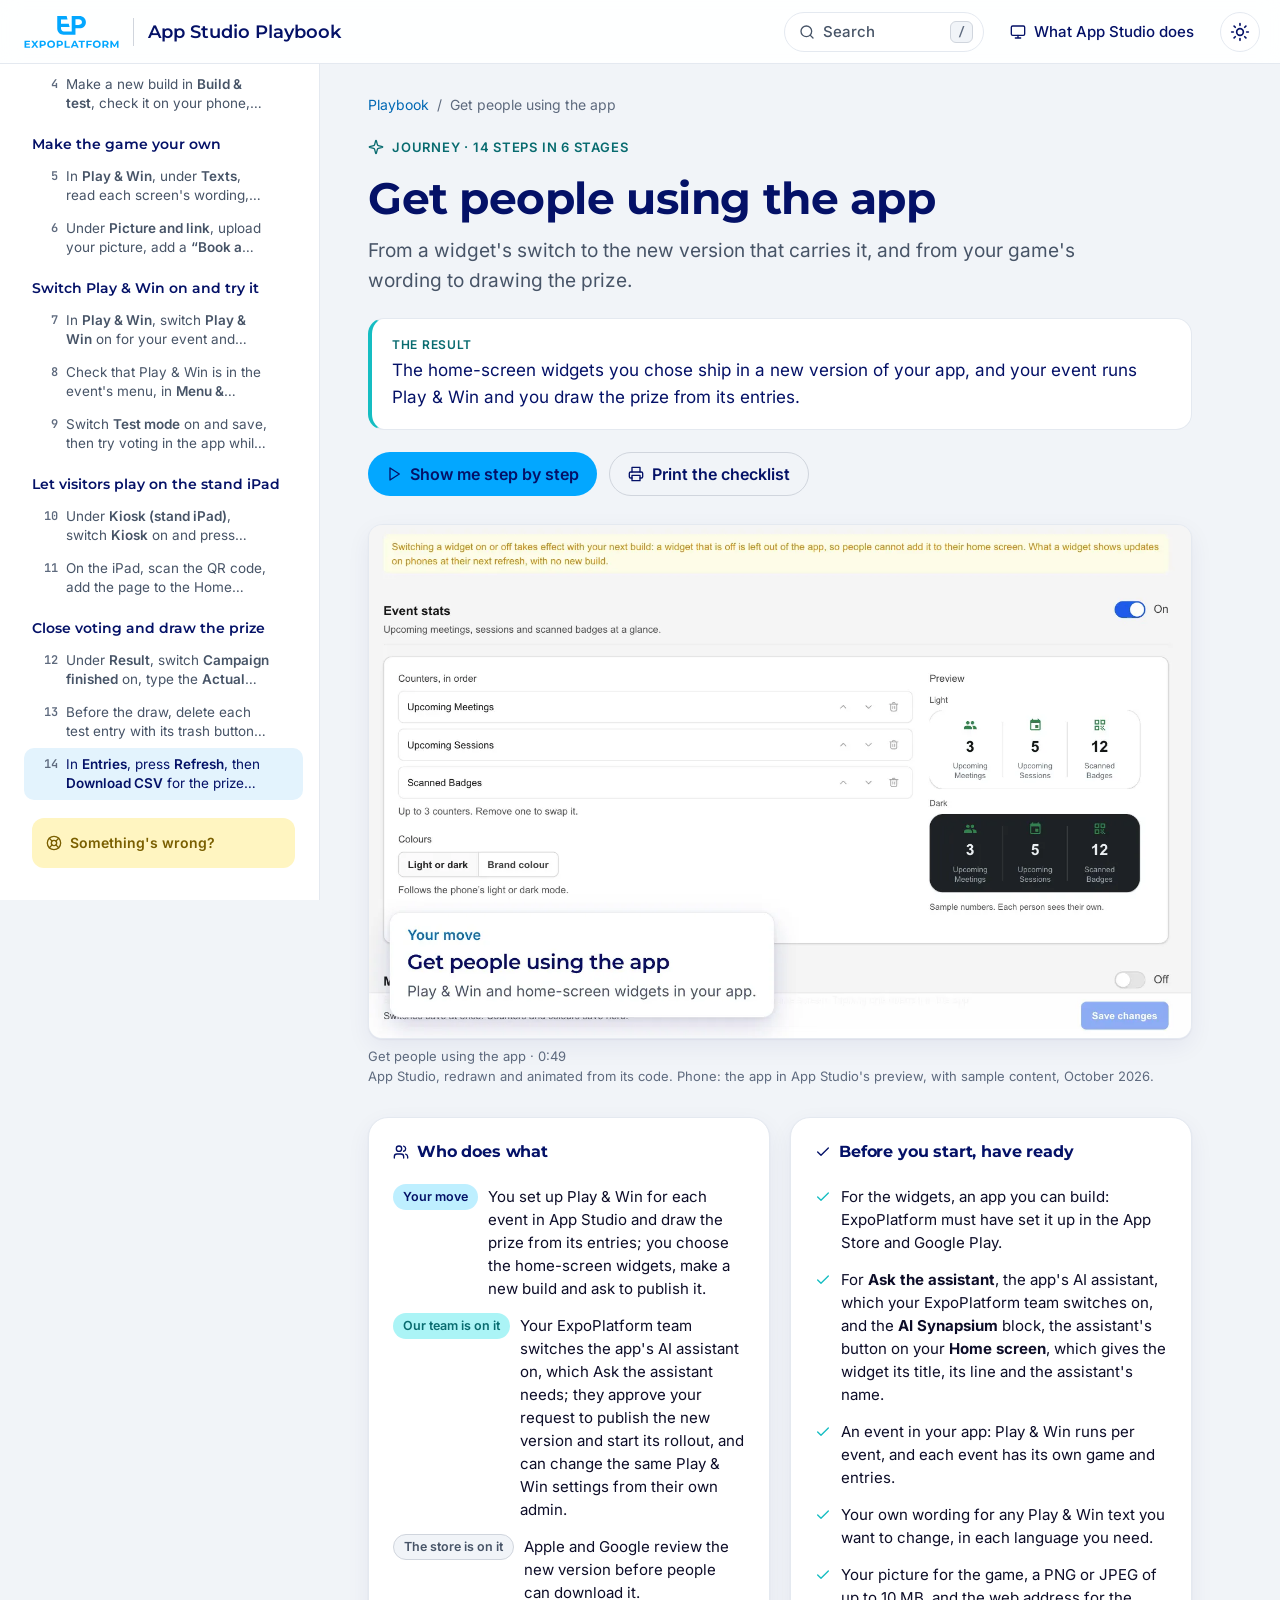
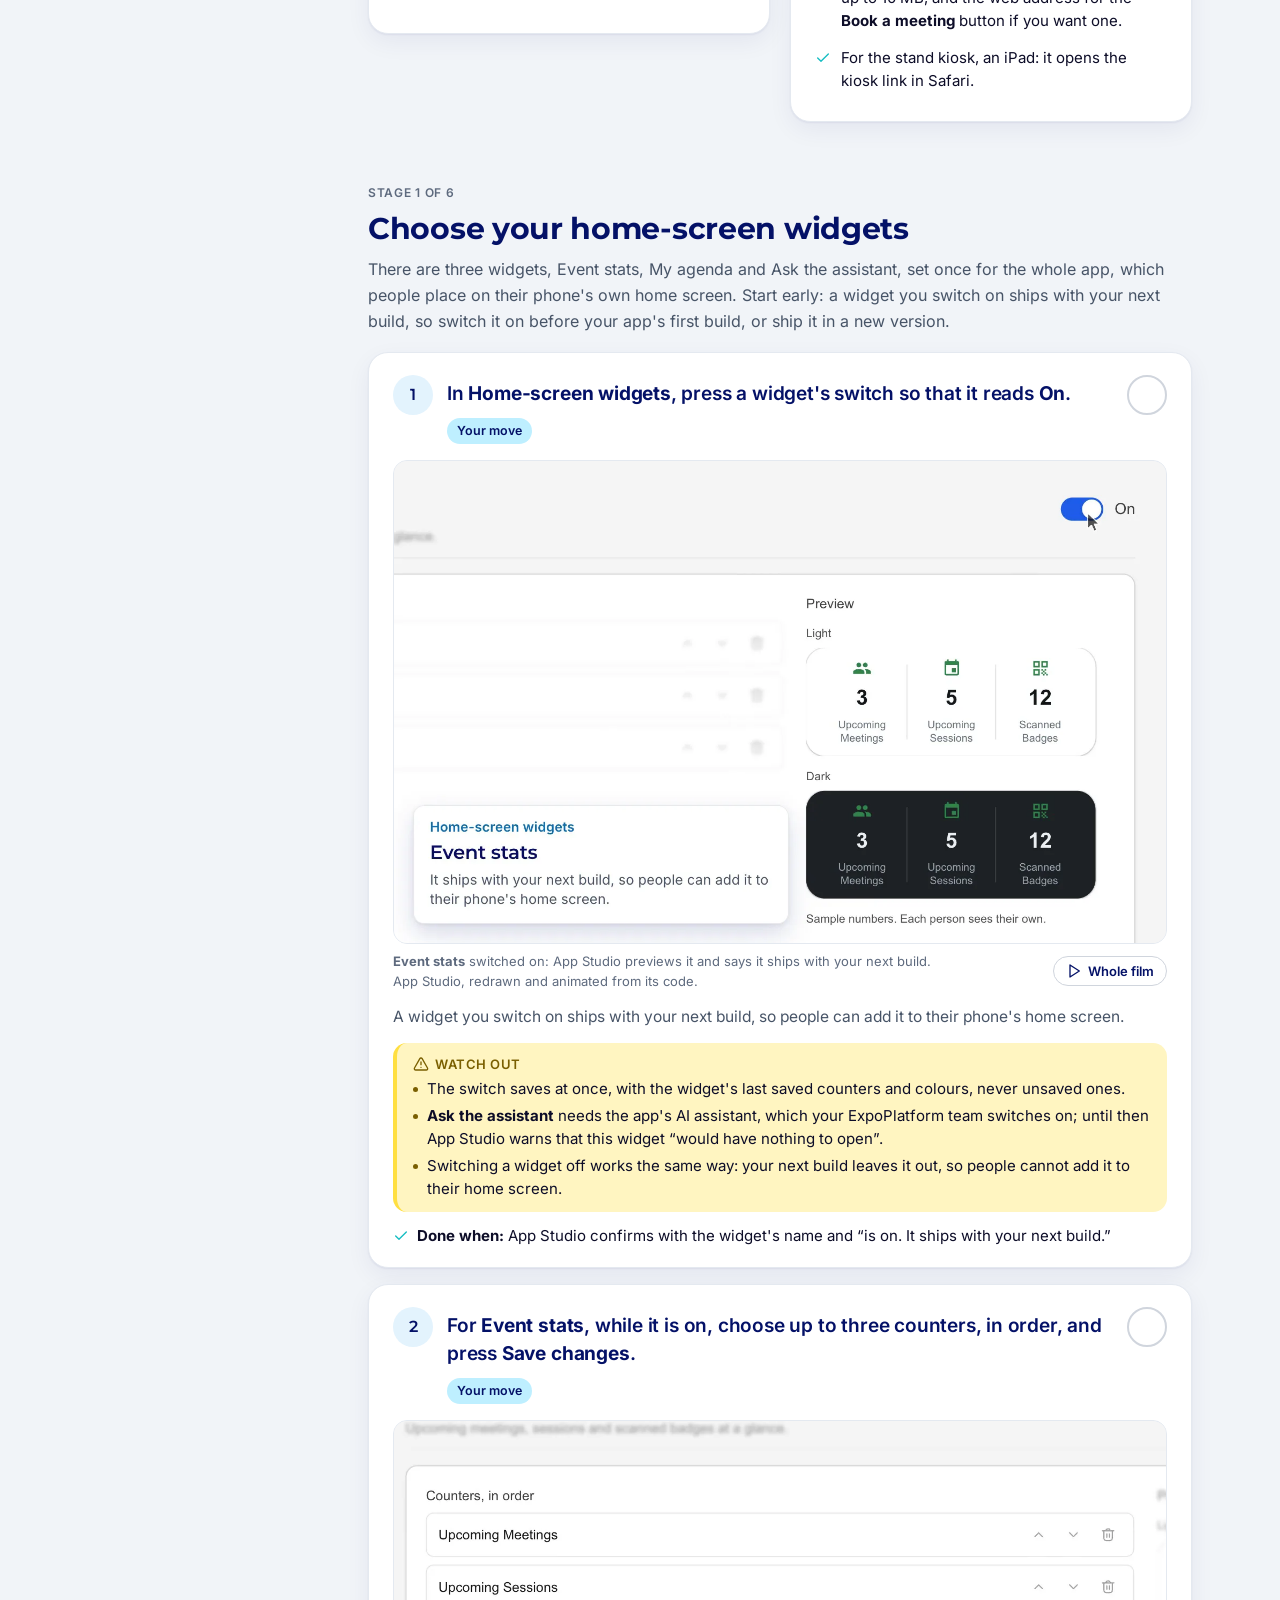
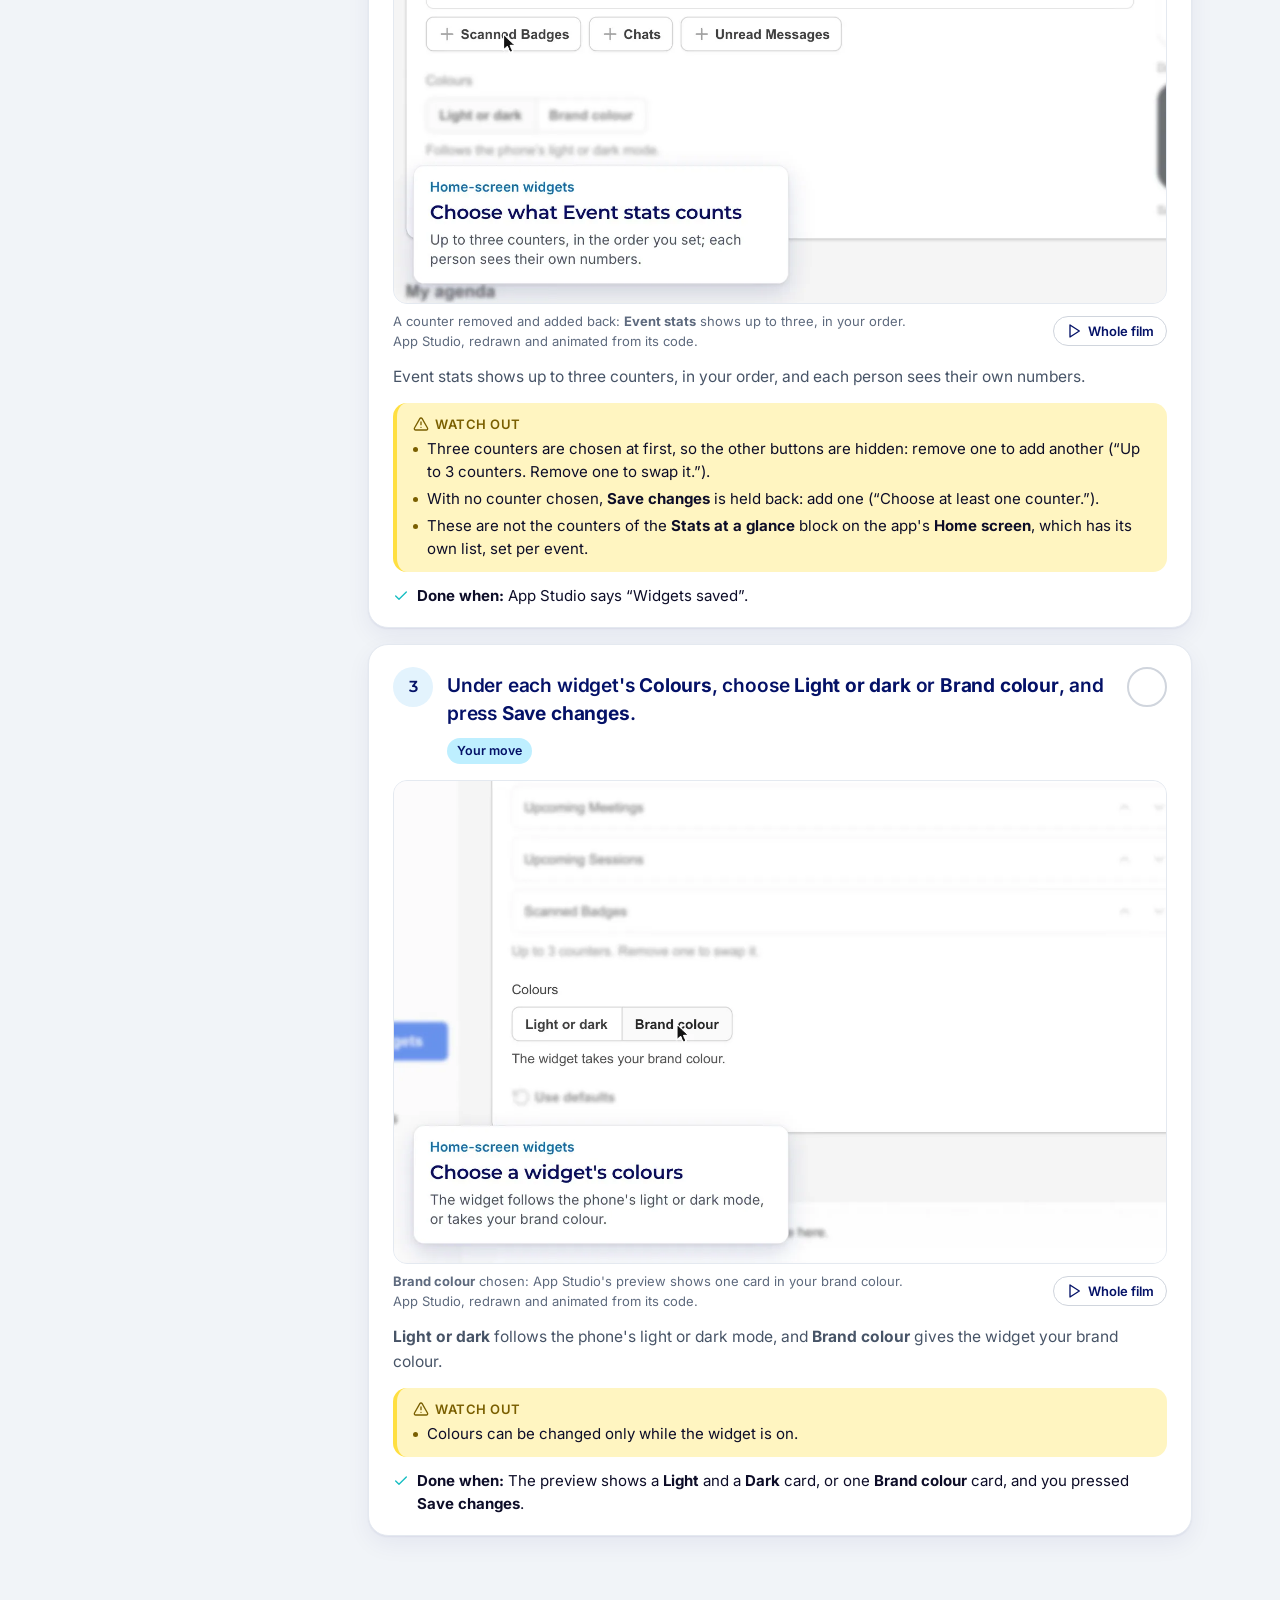
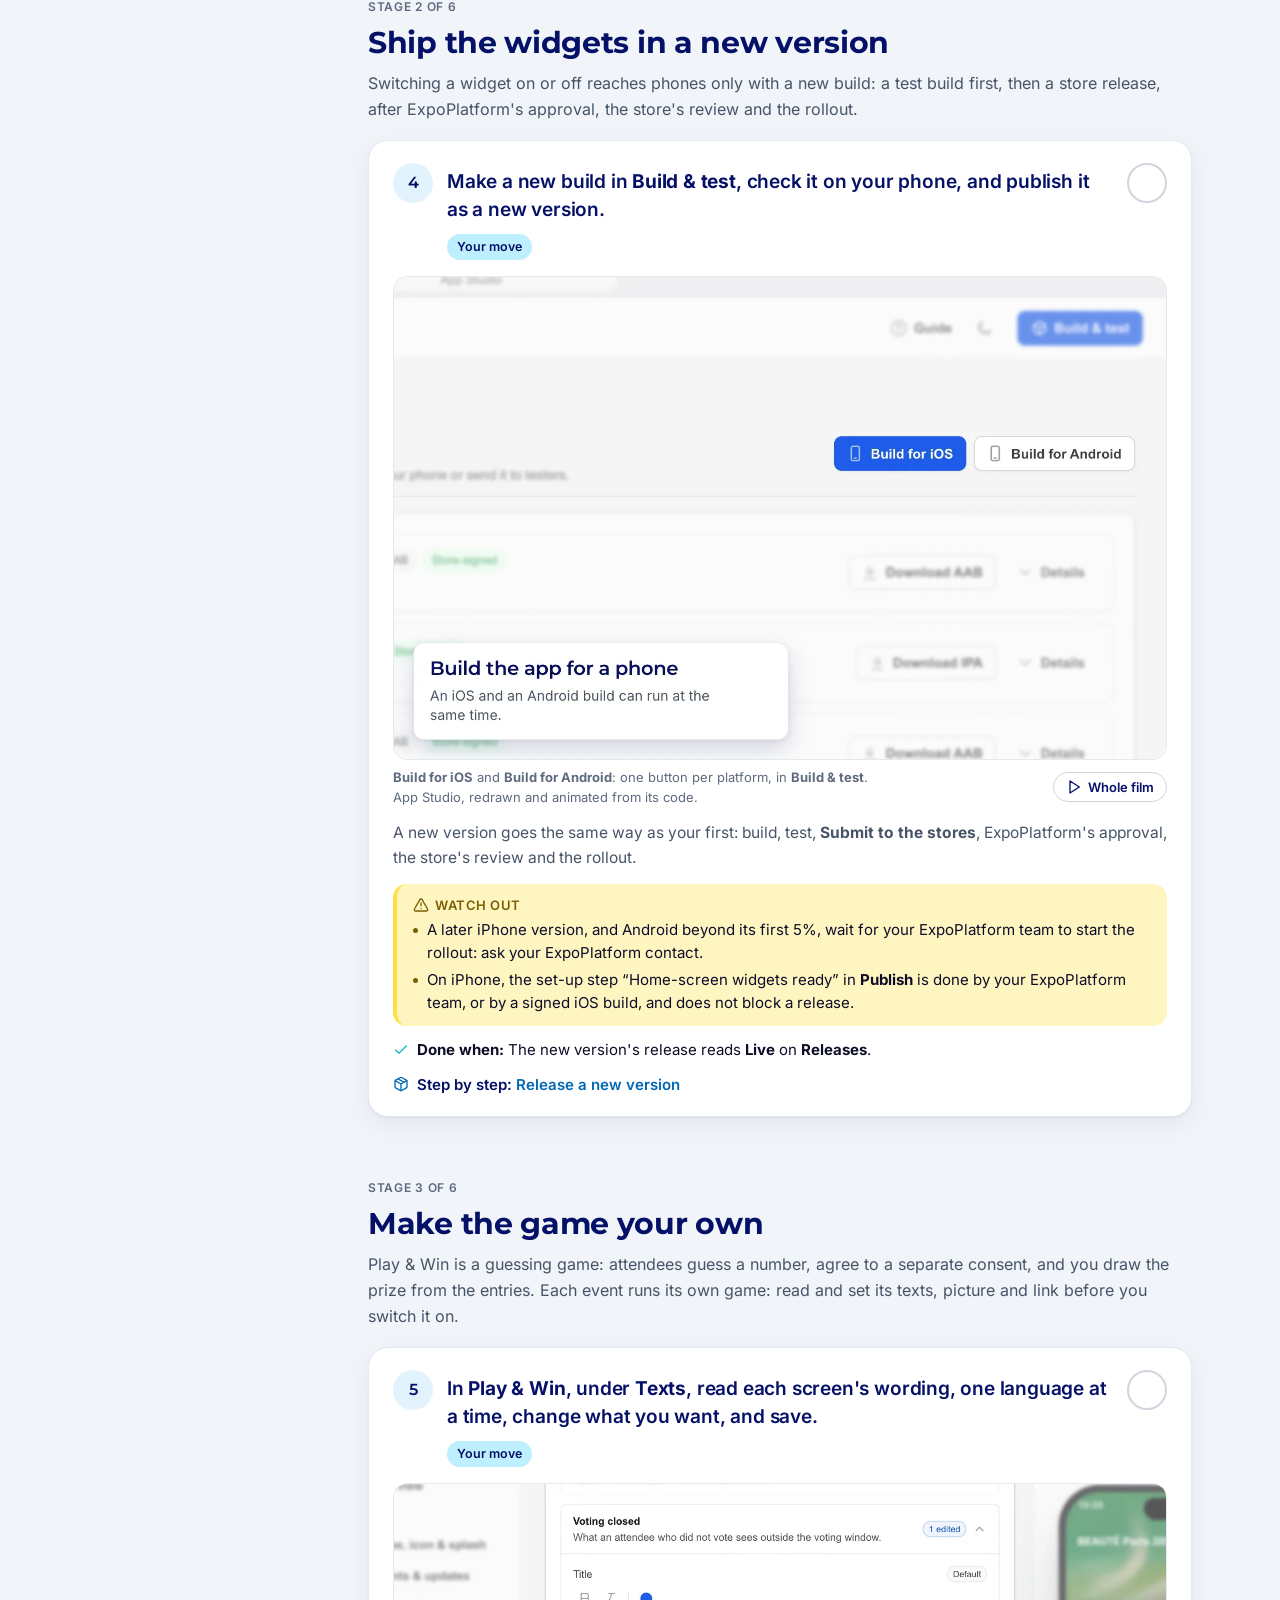
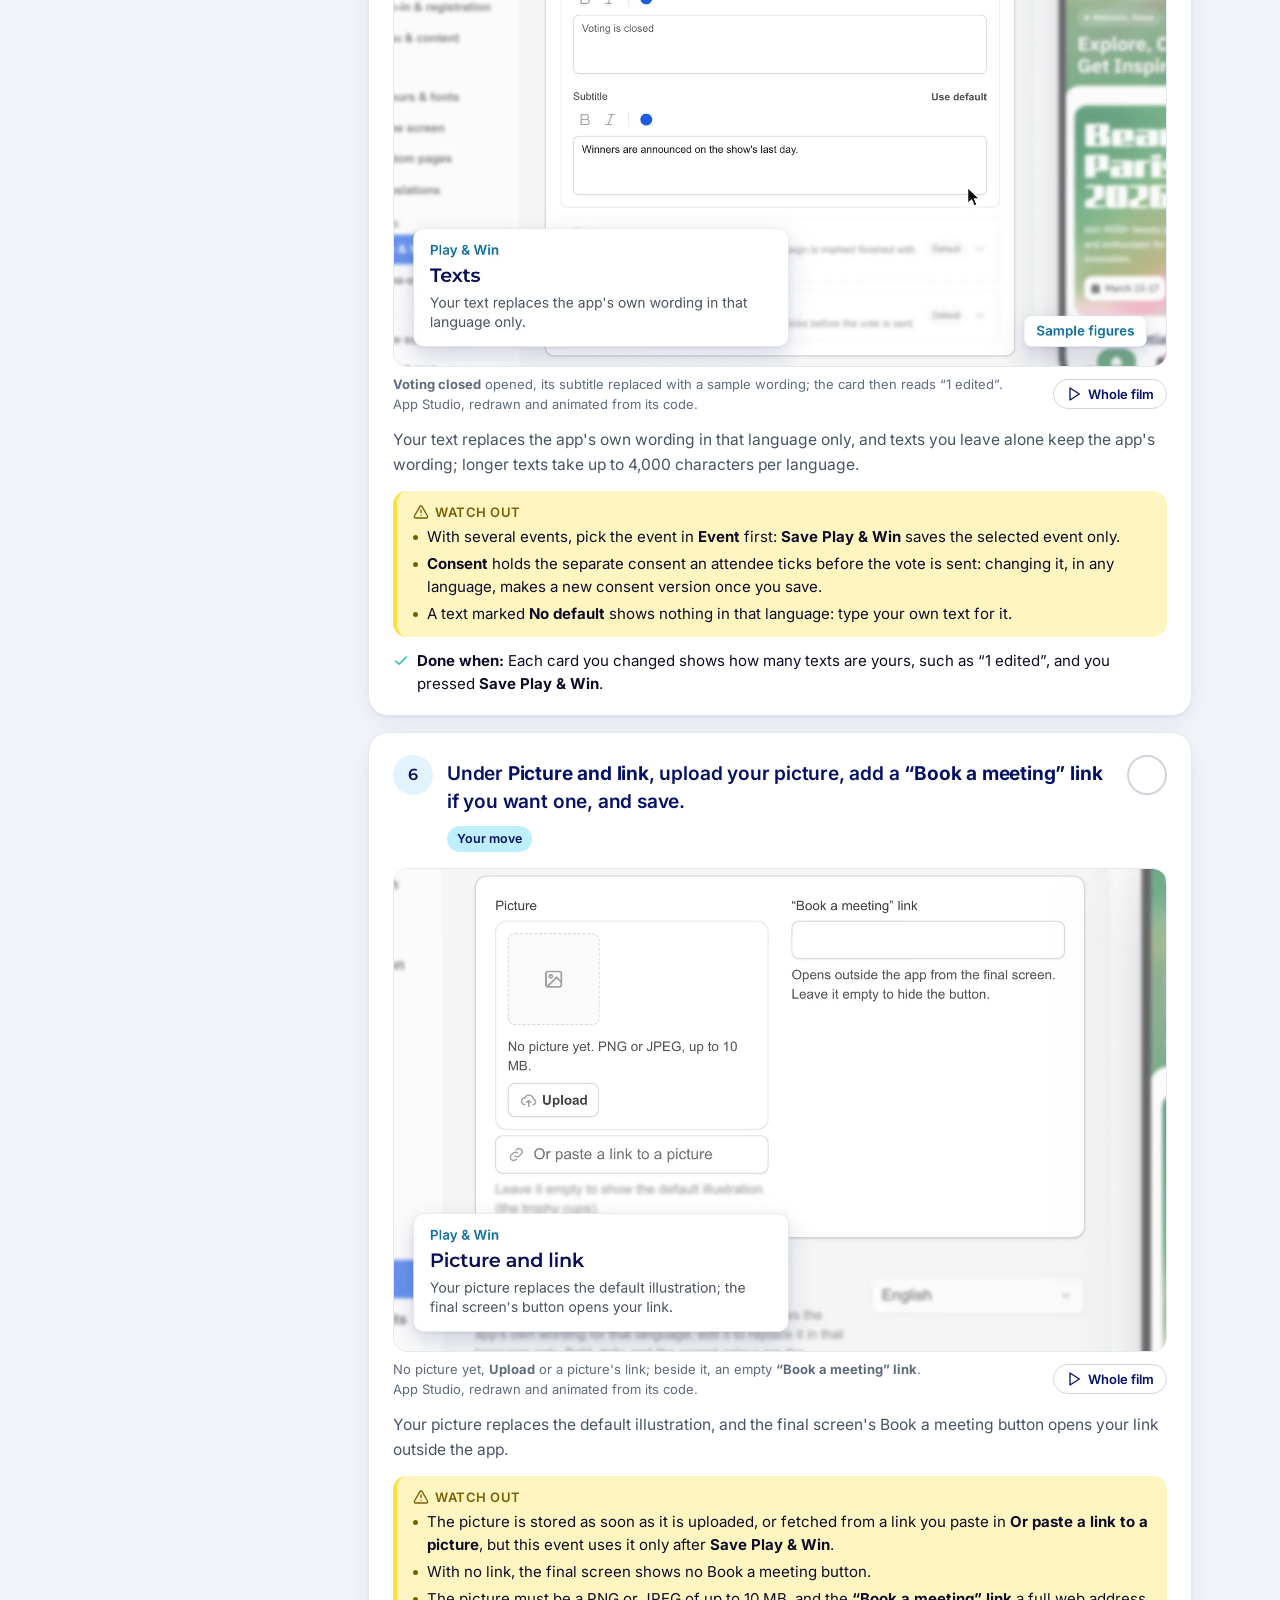
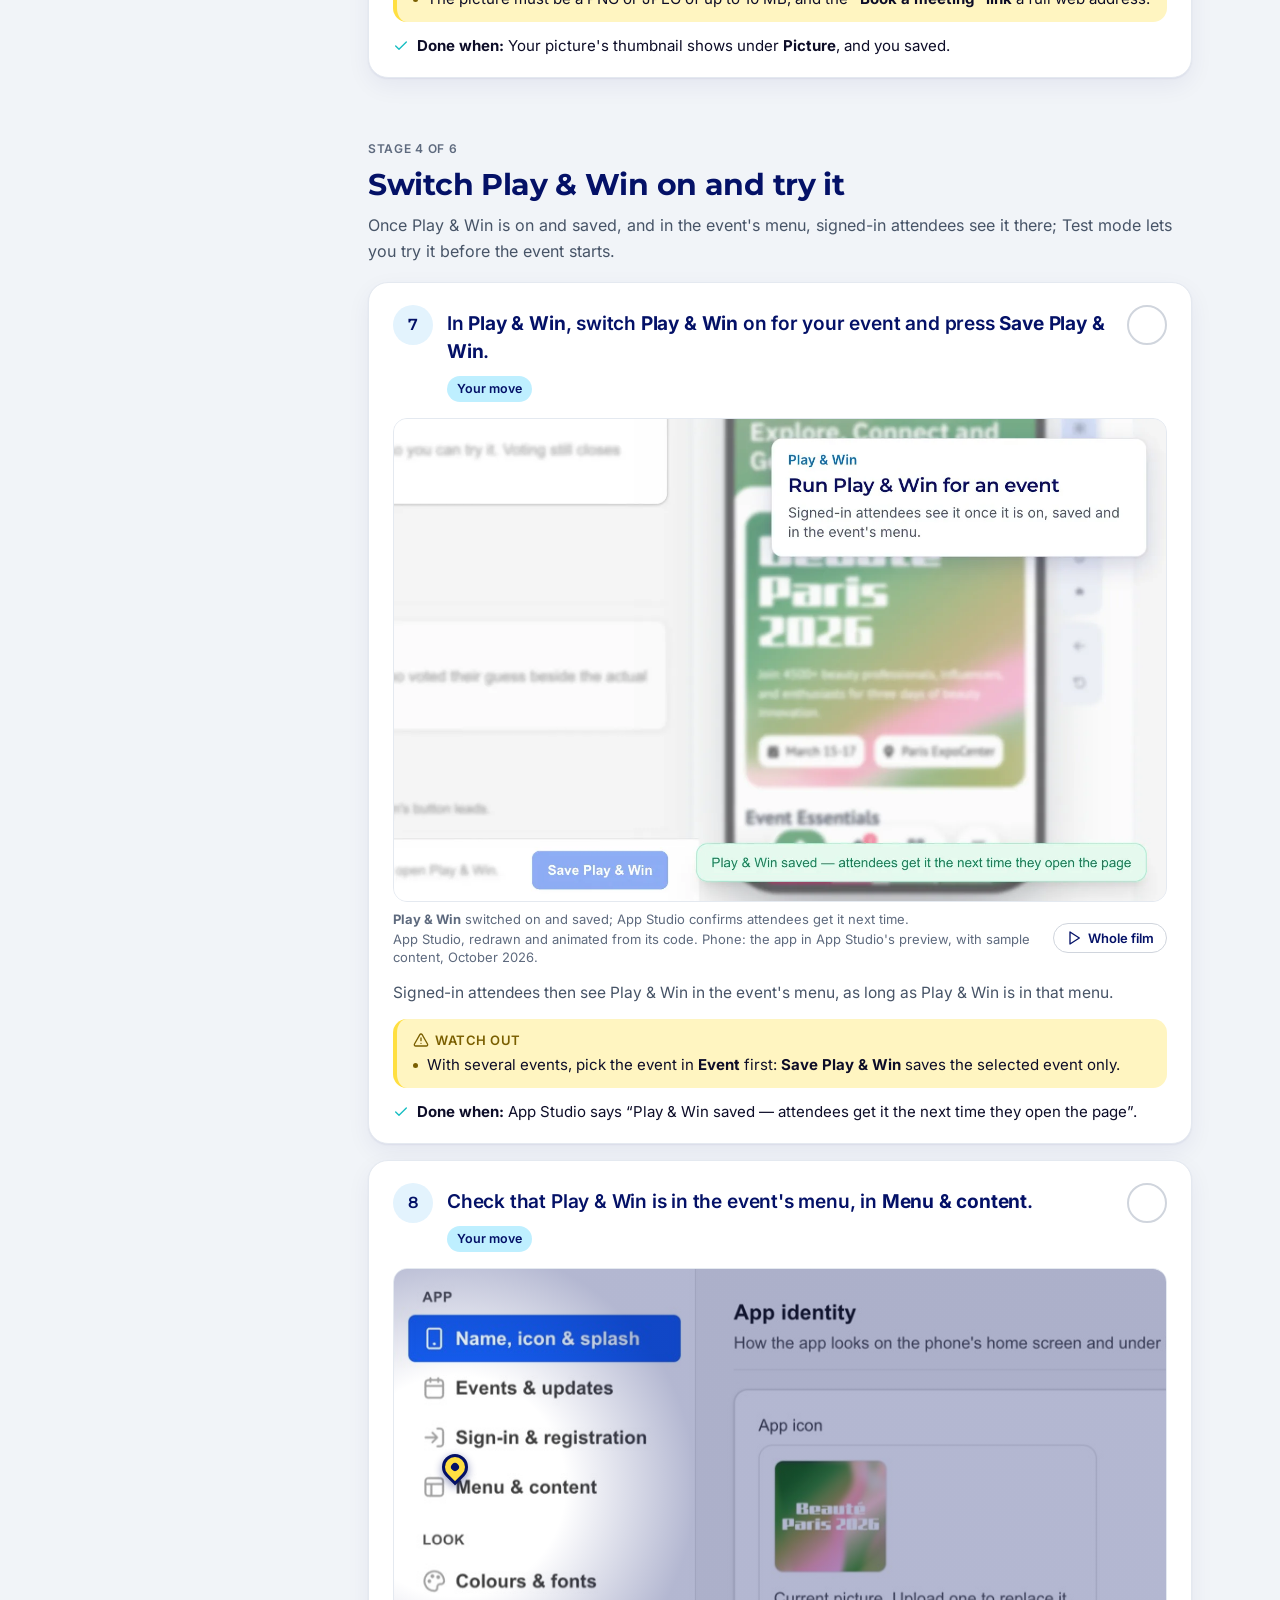
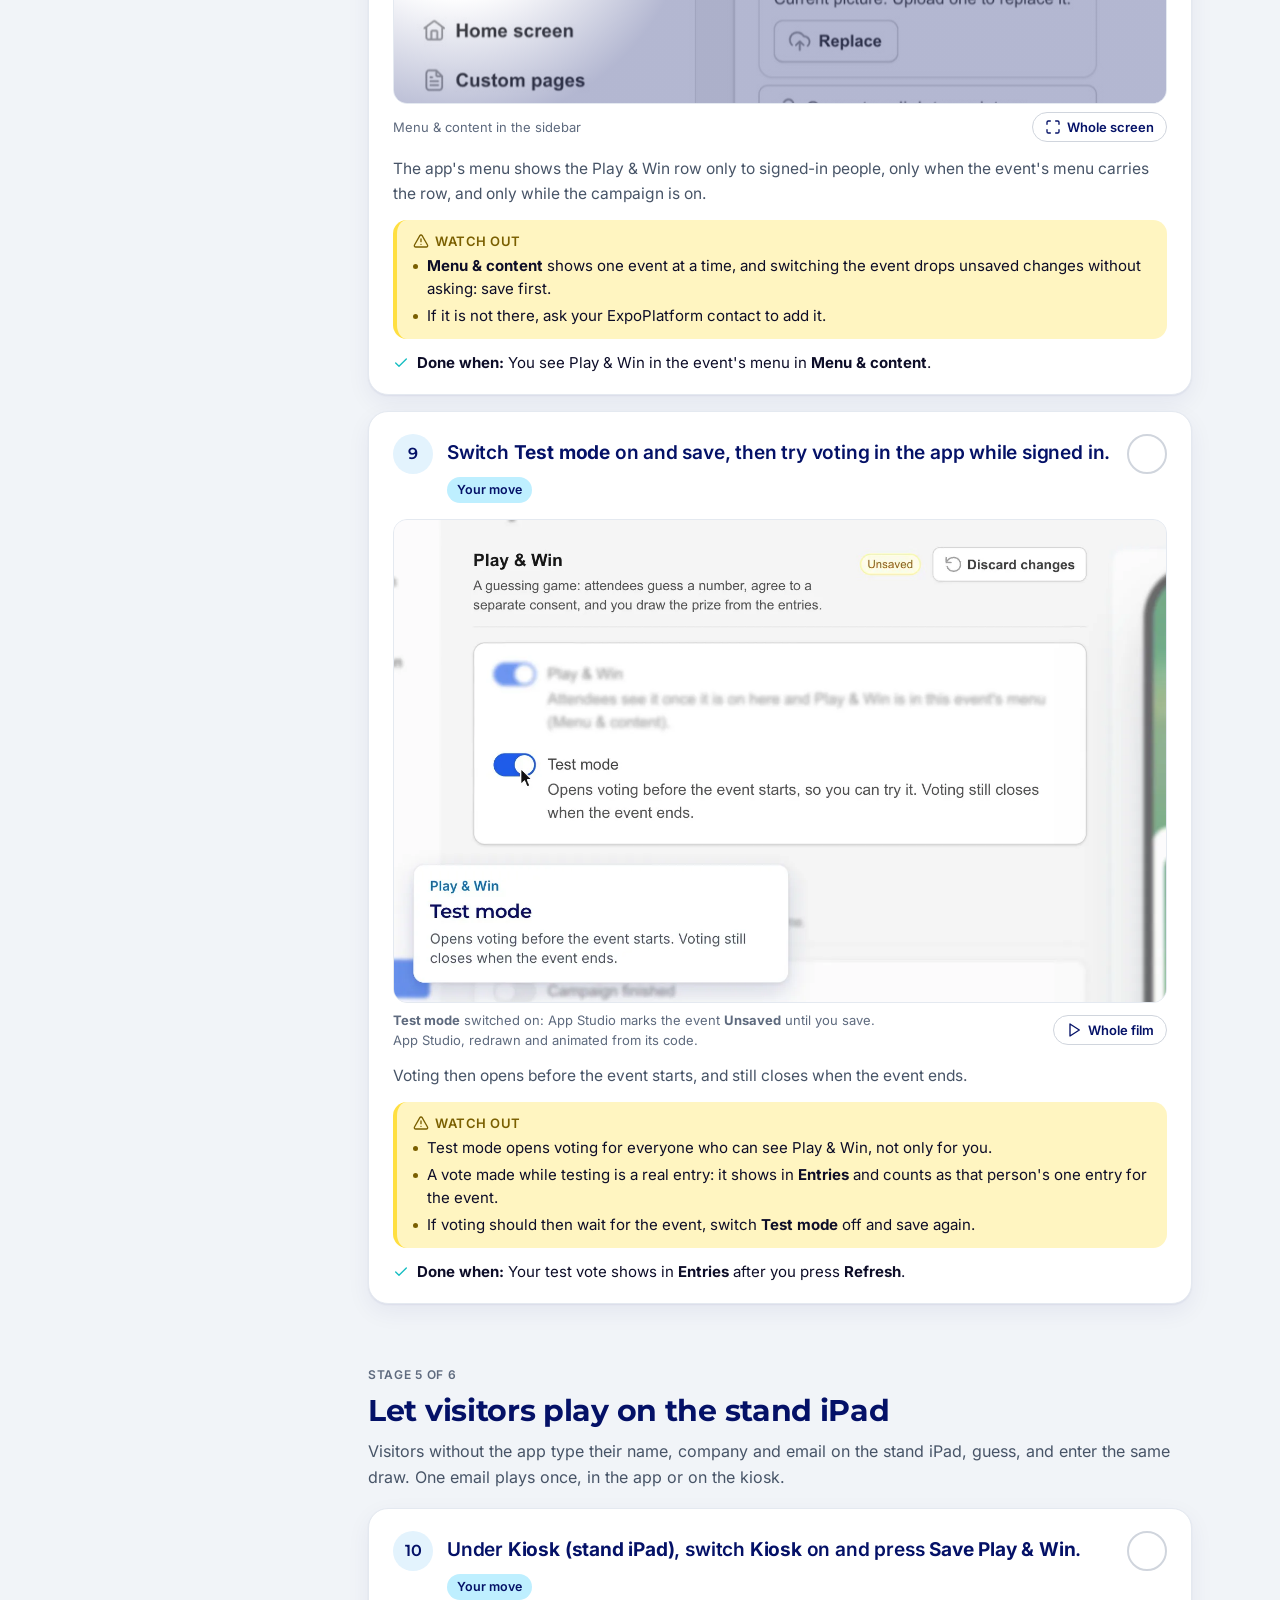
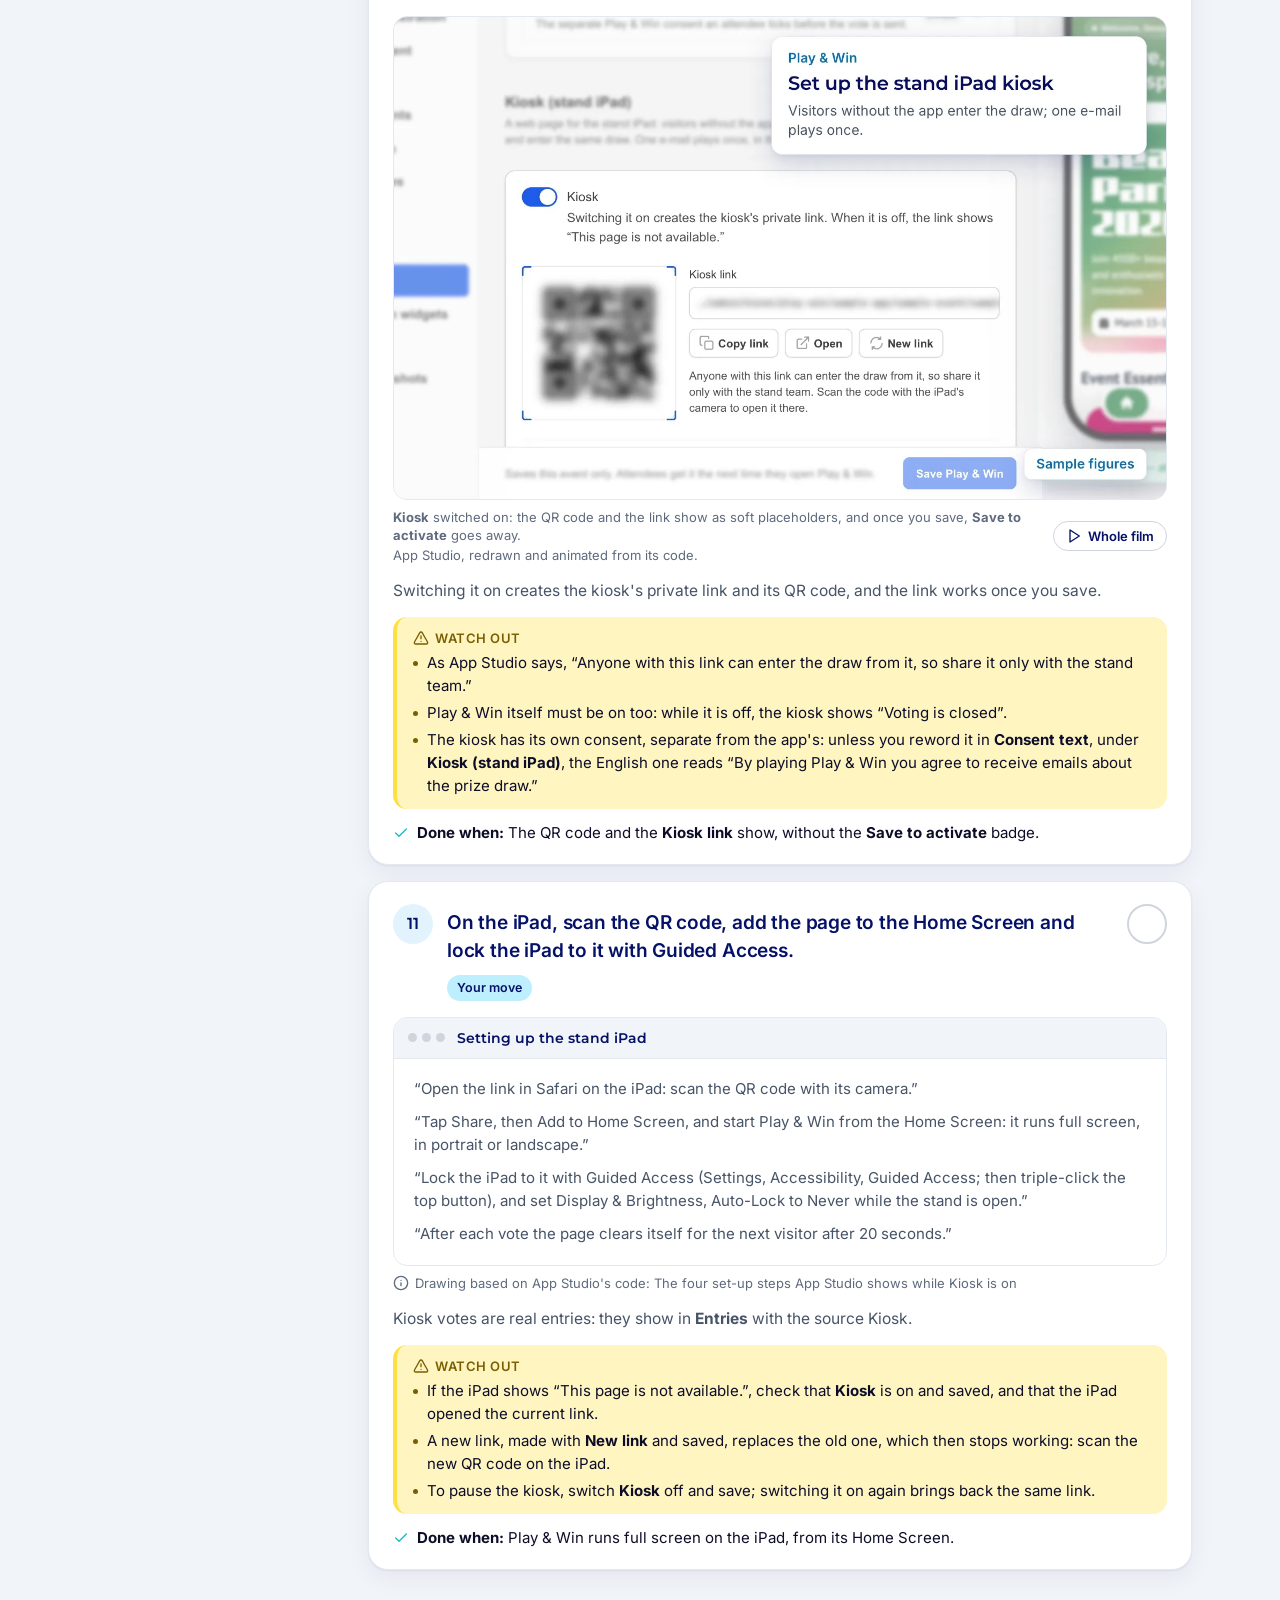
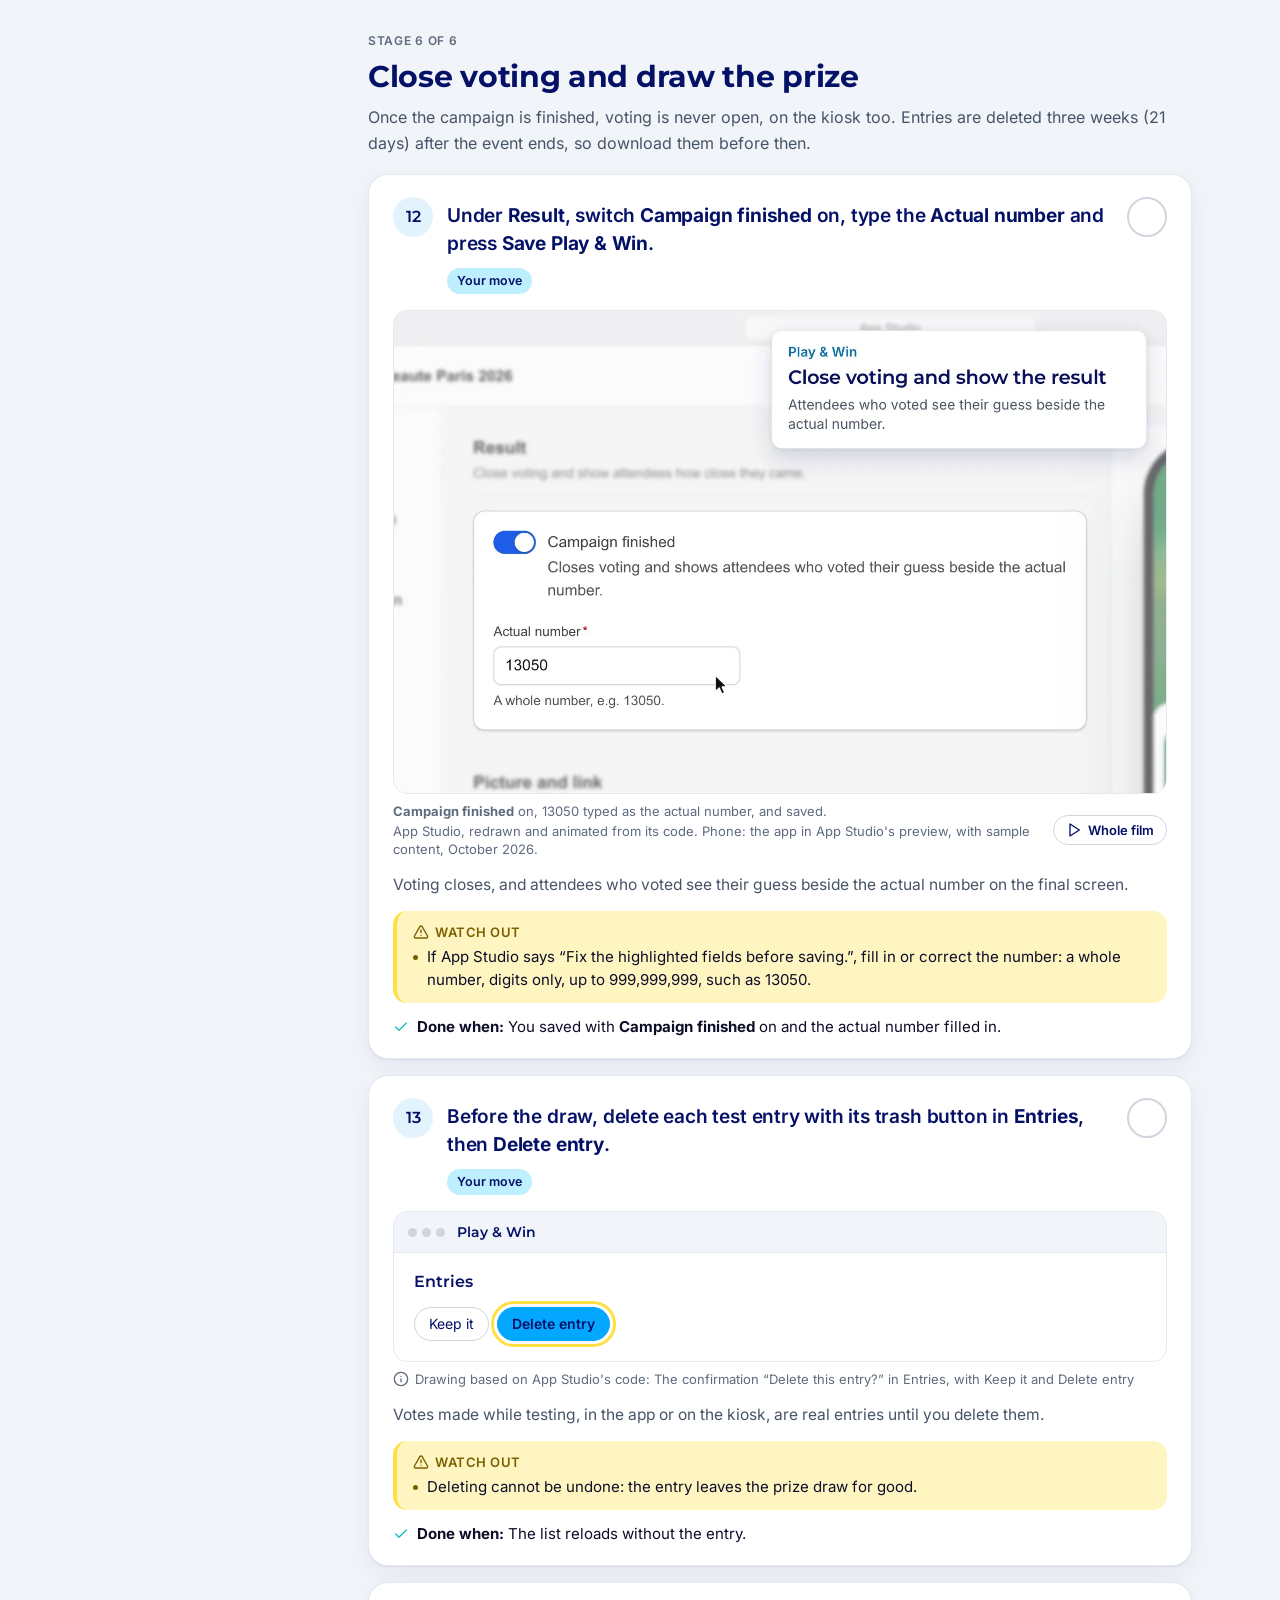
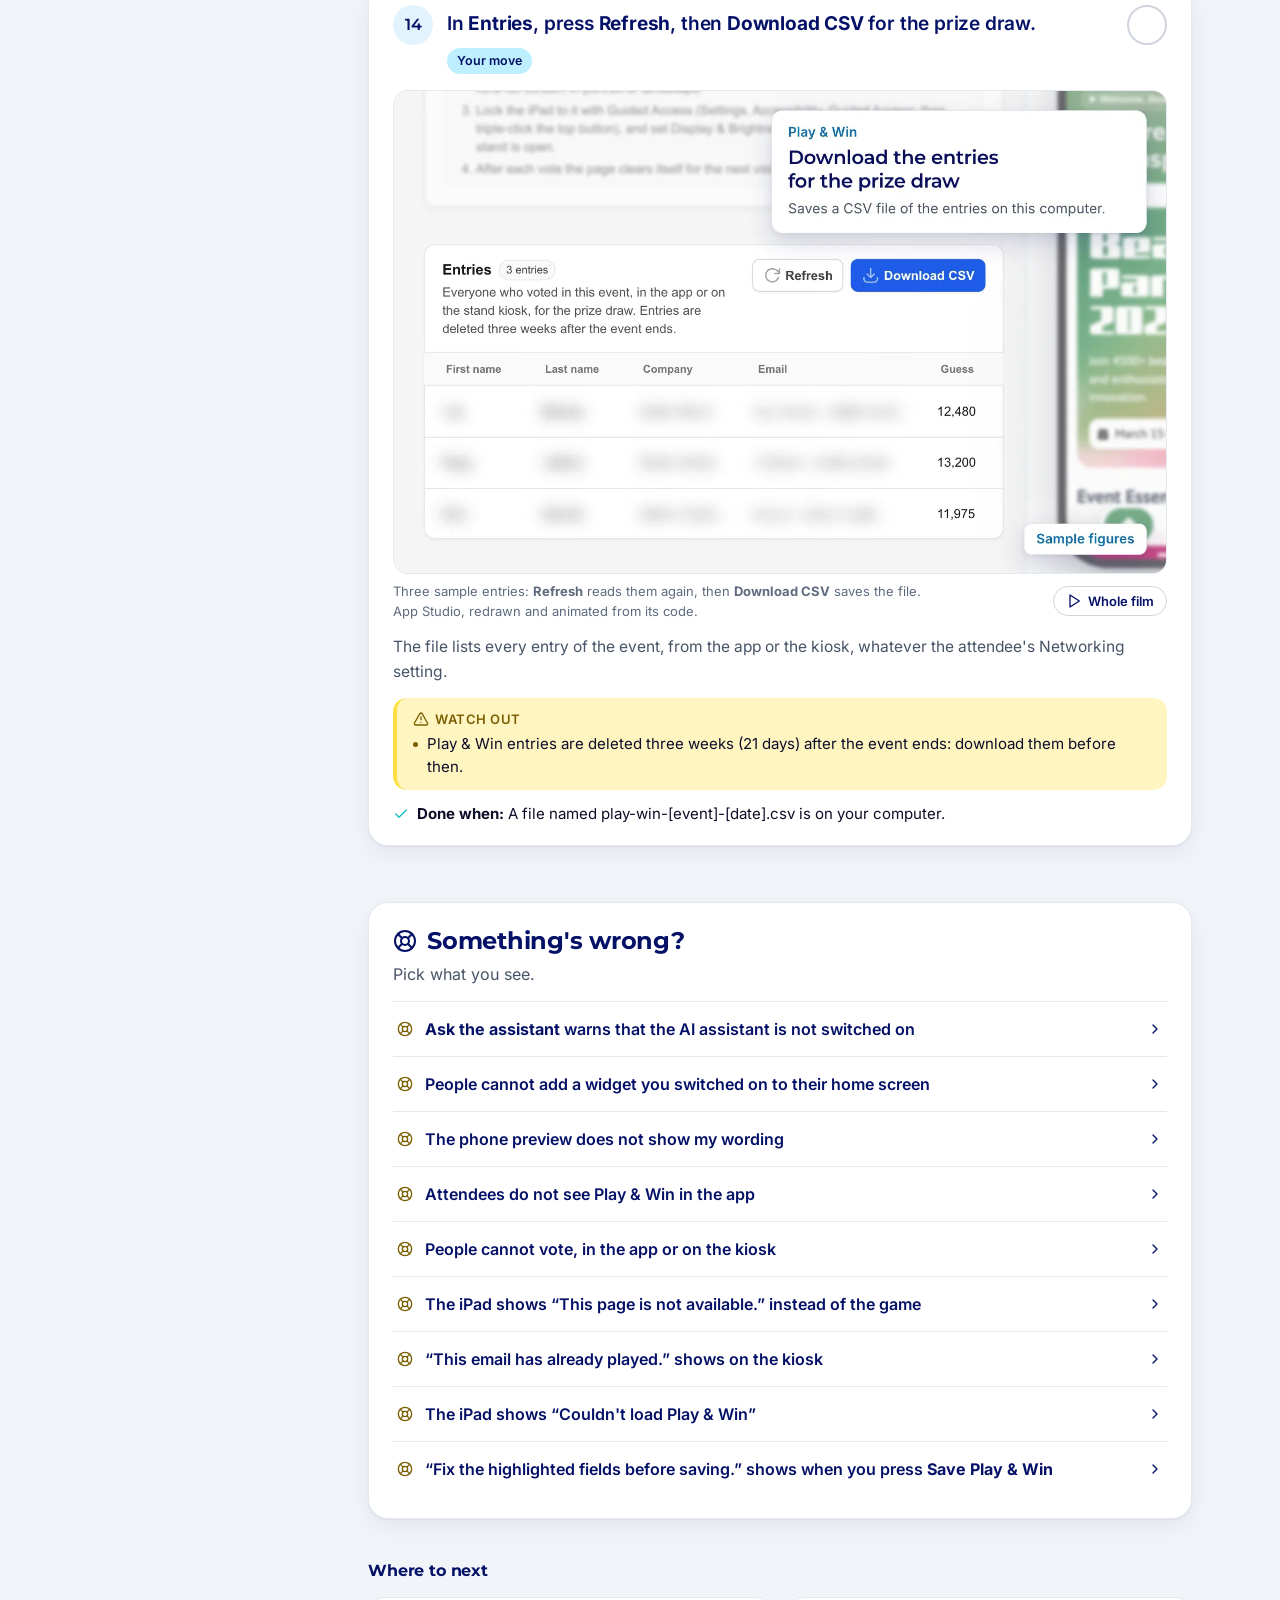
<file: engage/index.html>
<!doctype html><html lang="en"><head><meta charset="utf-8"><meta name="viewport" content="width=device-width, initial-scale=1"><meta name="robots" content="noindex, nofollow"><title>Get people using the app · App Studio Playbook</title><meta name="description" content="From a widget's switch to the new version that carries it, and from your game's wording to drawing the prize."><link rel="icon" href="../assets/favicon.svg" type="image/svg+xml"><link rel="stylesheet" href="../assets/fonts.css"><link rel="stylesheet" href="../assets/playbook.css"><script>try{var t=localStorage.getItem('pb-theme');if(t)document.documentElement.setAttribute('data-theme',t)}catch(e){}</script></head><body class="pb-journey-page" data-journey="engage" data-steps="14" data-up="../"><a class="skip" href="#main">Skip to content</a><header class="pb-top"><a class="pb-brand" href="../index.html" aria-label="App Studio Playbook home"><span class="logo"><svg width="142" height="48" viewBox="0 0 142 48" fill="none" xmlns="http://www.w3.org/2000/svg">
<path fill-rule="evenodd" clip-rule="evenodd" d="M63.9588 0.00012207H49.864V18.9085C49.864 24.0756 54.0527 28.2643 59.2198 28.2643H77.2219V18.4091H82.8423C86.0634 18.4091 88.1625 17.6075 90.0354 15.9939C91.9237 14.367 92.8541 11.8208 92.8541 9.20461C92.8541 6.58753 91.9232 4.08429 90.0361 2.45803C88.1635 0.816192 86.064 0.00012207 82.8423 0.00012207H71.5734V23.1219H59.8349C57.445 23.1219 55.5077 21.1845 55.5077 18.7946V16.5139H68.4243L67.0709 11.5821H55.5077V5.14251L65.324 5.14251L63.9588 0.00012207ZM86.9465 9.20461C86.9465 10.3694 86.5332 11.3985 85.7176 12.1382C84.9004 12.8794 83.656 13.3509 81.9578 13.3509H77.2219V5.05828H81.9578C83.656 5.05828 84.9004 5.52981 85.7176 6.271C86.5332 7.01073 86.9465 8.03977 86.9465 9.20461Z" fill="#03A7FF"/>
<path d="M9.18131 45.8031V47.8142H0.796875V36.9856H8.98021V38.9966H3.28746V41.3479H8.31503V43.2971H3.28746V45.8031H9.18131Z" fill="#03A7FF"/>
<path d="M18.7521 47.8142L16.1377 44.0551L13.5698 47.8142H10.6925L14.6991 42.307L10.8936 36.9856H13.74L16.2305 40.4971L18.6747 36.9856H21.3819L17.6073 42.2142L21.6449 47.8142H18.7521Z" fill="#03A7FF"/>
<path d="M28.1734 36.9856C29.1325 36.9856 29.9627 37.1454 30.664 37.4651C31.3756 37.7848 31.9222 38.2386 32.3038 38.8264C32.6854 39.4143 32.8762 40.1104 32.8762 40.9148C32.8762 41.7089 32.6854 42.405 32.3038 43.0032C31.9222 43.591 31.3756 44.0448 30.664 44.3645C29.9627 44.6739 29.1325 44.8286 28.1734 44.8286H25.9923V47.8142H23.4862V36.9856H28.1734ZM28.0342 42.7866C28.7871 42.7866 29.3594 42.6268 29.7513 42.307C30.1432 41.977 30.3392 41.513 30.3392 40.9148C30.3392 40.3063 30.1432 39.8423 29.7513 39.5225C29.3594 39.1925 28.7871 39.0275 28.0342 39.0275H25.9923V42.7866H28.0342Z" fill="#03A7FF"/>
<path d="M40.6793 47.9998C39.5552 47.9998 38.5393 47.7575 37.6318 47.2727C36.7346 46.788 36.0281 46.1228 35.5125 45.2772C35.0072 44.4212 34.7545 43.4621 34.7545 42.3999C34.7545 41.3376 35.0072 40.3837 35.5125 39.538C36.0281 38.682 36.7346 38.0117 37.6318 37.527C38.5393 37.0423 39.5552 36.7999 40.6793 36.7999C41.8034 36.7999 42.8141 37.0423 43.7113 37.527C44.6085 38.0117 45.315 38.682 45.8306 39.538C46.3463 40.3837 46.6041 41.3376 46.6041 42.3999C46.6041 43.4621 46.3463 44.4212 45.8306 45.2772C45.315 46.1228 44.6085 46.788 43.7113 47.2727C42.8141 47.7575 41.8034 47.9998 40.6793 47.9998ZM40.6793 45.865C41.3187 45.865 41.8962 45.7206 42.4119 45.4319C42.9275 45.1328 43.3297 44.7203 43.6185 44.1943C43.9176 43.6684 44.0671 43.0702 44.0671 42.3999C44.0671 41.7295 43.9176 41.1314 43.6185 40.6054C43.3297 40.0794 42.9275 39.6721 42.4119 39.3833C41.8962 39.0842 41.3187 38.9347 40.6793 38.9347C40.0399 38.9347 39.4624 39.0842 38.9467 39.3833C38.4311 39.6721 38.0237 40.0794 37.7246 40.6054C37.4359 41.1314 37.2915 41.7295 37.2915 42.3999C37.2915 43.0702 37.4359 43.6684 37.7246 44.1943C38.0237 44.7203 38.4311 45.1328 38.9467 45.4319C39.4624 45.7206 40.0399 45.865 40.6793 45.865Z" fill="#03A7FF"/>
<path d="M53.7935 36.9856C54.7526 36.9856 55.5828 37.1454 56.2841 37.4651C56.9957 37.7848 57.5423 38.2386 57.9238 38.8264C58.3054 39.4143 58.4962 40.1104 58.4962 40.9148C58.4962 41.7089 58.3054 42.405 57.9238 43.0032C57.5423 43.591 56.9957 44.0448 56.2841 44.3645C55.5828 44.6739 54.7526 44.8286 53.7935 44.8286H51.6123V47.8142H49.1063V36.9856H53.7935ZM53.6543 42.7866C54.4071 42.7866 54.9795 42.6268 55.3714 42.307C55.7633 41.977 55.9592 41.513 55.9592 40.9148C55.9592 40.3063 55.7633 39.8423 55.3714 39.5225C54.9795 39.1925 54.4071 39.0275 53.6543 39.0275H51.6123V42.7866H53.6543Z" fill="#03A7FF"/>
<path d="M60.9041 36.9856H63.4102V45.7722H68.84V47.8142H60.9041V36.9856Z" fill="#03A7FF"/>
<path d="M78.5644 45.4938H73.5369L72.5778 47.8142H70.0098L74.8363 36.9856H77.3114L82.1533 47.8142H79.5235L78.5644 45.4938ZM77.7755 43.591L76.0584 39.4452L74.3413 43.591H77.7755Z" fill="#03A7FF"/>
<path d="M85.3531 39.0275H81.888V36.9856H91.3243V39.0275H87.8592V47.8142H85.3531V39.0275Z" fill="#03A7FF"/>
<path d="M96.0392 38.9966V41.8584H101.051V43.8695H96.0392V47.8142H93.5332V36.9856H101.717V38.9966H96.0392Z" fill="#03A7FF"/>
<path d="M109.17 47.9998C108.046 47.9998 107.03 47.7575 106.123 47.2727C105.226 46.788 104.519 46.1228 104.003 45.2772C103.498 44.4212 103.245 43.4621 103.245 42.3999C103.245 41.3376 103.498 40.3837 104.003 39.538C104.519 38.682 105.226 38.0117 106.123 37.527C107.03 37.0423 108.046 36.7999 109.17 36.7999C110.294 36.7999 111.305 37.0423 112.202 37.527C113.099 38.0117 113.806 38.682 114.322 39.538C114.837 40.3837 115.095 41.3376 115.095 42.3999C115.095 43.4621 114.837 44.4212 114.322 45.2772C113.806 46.1228 113.099 46.788 112.202 47.2727C111.305 47.7575 110.294 47.9998 109.17 47.9998ZM109.17 45.865C109.81 45.865 110.387 45.7206 110.903 45.4319C111.418 45.1328 111.821 44.7203 112.109 44.1943C112.409 43.6684 112.558 43.0702 112.558 42.3999C112.558 41.7295 112.409 41.1314 112.109 40.6054C111.821 40.0794 111.418 39.6721 110.903 39.3833C110.387 39.0842 109.81 38.9347 109.17 38.9347C108.531 38.9347 107.953 39.0842 107.438 39.3833C106.922 39.6721 106.515 40.0794 106.216 40.6054C105.927 41.1314 105.782 41.7295 105.782 42.3999C105.782 43.0702 105.927 43.6684 106.216 44.1943C106.515 44.7203 106.922 45.1328 107.438 45.4319C107.953 45.7206 108.531 45.865 109.17 45.865Z" fill="#03A7FF"/>
<path d="M124.497 47.8142L122.408 44.7976H120.103V47.8142H117.597V36.9856H122.284C123.244 36.9856 124.074 37.1454 124.775 37.4651C125.487 37.7848 126.033 38.2386 126.415 38.8264C126.796 39.4143 126.987 40.1104 126.987 40.9148C126.987 41.7192 126.791 42.4153 126.399 43.0032C126.018 43.5807 125.471 44.0242 124.76 44.3335L127.188 47.8142H124.497ZM124.45 40.9148C124.45 40.3063 124.254 39.8423 123.862 39.5225C123.47 39.1925 122.898 39.0275 122.145 39.0275H120.103V42.8021H122.145C122.898 42.8021 123.47 42.6371 123.862 42.307C124.254 41.977 124.45 41.513 124.45 40.9148Z" fill="#03A7FF"/>
<path d="M139.446 47.8142L139.43 41.317L136.243 46.6694H135.114L131.943 41.4562V47.8142H129.591V36.9856H131.664L135.717 43.7148L139.708 36.9856H141.766L141.797 47.8142H139.446Z" fill="#03A7FF"/>
</svg>
</span><span class="divider"></span><span class="product">App Studio Playbook</span></a><span class="pb-flex"></span><button class="pb-search-btn" type="button" data-search aria-label="Search the playbook"><svg class="i s16" viewBox="0 0 24 24" aria-hidden="true"><circle cx="11" cy="11" r="8"/><path d="m21 21-4.3-4.3"/></svg><span>Search</span><kbd>/</kbd></button><a class="pb-toplink pb-studio-link" href="../app-studio/index.html"><svg class="i s16" viewBox="0 0 24 24" aria-hidden="true"><rect width="20" height="14" x="2" y="3" rx="2"/><path d="M8 21h8M12 17v4"/></svg><span>What App Studio does</span></a><button class="pb-theme" type="button" aria-label="Switch between light and dark"><svg class="i sun" viewBox="0 0 24 24" aria-hidden="true"><circle cx="12" cy="12" r="4"/><path d="M12 2v2M12 20v2M4.93 4.93l1.41 1.41M17.66 17.66l1.41 1.41M2 12h2M20 12h2M6.34 17.66l-1.41 1.41M19.07 4.93l-1.41 1.41"/></svg><svg class="i moon" viewBox="0 0 24 24" aria-hidden="true"><path d="M12 3a6 6 0 0 0 9 9 9 9 0 1 1-9-9Z"/></svg></button></header><div class="pb-journey"><aside class="pb-outline" aria-label="Steps"><div class="ol-progress"><span class="ol-pc">0 of 14 steps done</span><span class="ol-bar"><span></span></span></div><ol class="ol-stages"><li class="ol-stage"><a href="#stage-widgets">Choose your home-screen widgets</a><ol><li><a href="#step-widget-on" data-step="widget-on"><span class="ol-n">1</span><span class="ol-t">In <strong>Home-screen widgets</strong>, press a widget's switch so that it reads <strong>On</strong>.</span><span class="ol-c"><svg class="i s16" viewBox="0 0 24 24" aria-hidden="true"><path d="M20 6 9 17l-5-5"/></svg></span></a></li><li><a href="#step-counters" data-step="counters"><span class="ol-n">2</span><span class="ol-t">For <strong>Event stats</strong>, while it is on, choose up to three counters, in order, and press <strong>Save changes</strong>.</span><span class="ol-c"><svg class="i s16" viewBox="0 0 24 24" aria-hidden="true"><path d="M20 6 9 17l-5-5"/></svg></span></a></li><li><a href="#step-colours" data-step="colours"><span class="ol-n">3</span><span class="ol-t">Under each widget's <strong>Colours</strong>, choose <strong>Light or dark</strong> or <strong>Brand colour</strong>, and press <strong>Save changes</strong>.</span><span class="ol-c"><svg class="i s16" viewBox="0 0 24 24" aria-hidden="true"><path d="M20 6 9 17l-5-5"/></svg></span></a></li></ol></li><li class="ol-stage"><a href="#stage-release">Ship the widgets in a new version</a><ol><li><a href="#step-new-version" data-step="new-version"><span class="ol-n">4</span><span class="ol-t">Make a new build in <strong>Build &amp; test</strong>, check it on your phone, and publish it as a new version.</span><span class="ol-c"><svg class="i s16" viewBox="0 0 24 24" aria-hidden="true"><path d="M20 6 9 17l-5-5"/></svg></span></a></li></ol></li><li class="ol-stage"><a href="#stage-make">Make the game your own</a><ol><li><a href="#step-texts" data-step="texts"><span class="ol-n">5</span><span class="ol-t">In <strong>Play &amp; Win</strong>, under <strong>Texts</strong>, read each screen's wording, one language at a time, change what you want, and save.</span><span class="ol-c"><svg class="i s16" viewBox="0 0 24 24" aria-hidden="true"><path d="M20 6 9 17l-5-5"/></svg></span></a></li><li><a href="#step-picture" data-step="picture"><span class="ol-n">6</span><span class="ol-t">Under <strong>Picture and link</strong>, upload your picture, add a <strong>“Book a meeting” link</strong> if you want one, and save.</span><span class="ol-c"><svg class="i s16" viewBox="0 0 24 24" aria-hidden="true"><path d="M20 6 9 17l-5-5"/></svg></span></a></li></ol></li><li class="ol-stage"><a href="#stage-start">Switch Play &amp; Win on and try it</a><ol><li><a href="#step-switch" data-step="switch"><span class="ol-n">7</span><span class="ol-t">In <strong>Play &amp; Win</strong>, switch <strong>Play &amp; Win</strong> on for your event and press <strong>Save Play &amp; Win</strong>.</span><span class="ol-c"><svg class="i s16" viewBox="0 0 24 24" aria-hidden="true"><path d="M20 6 9 17l-5-5"/></svg></span></a></li><li><a href="#step-menu" data-step="menu"><span class="ol-n">8</span><span class="ol-t">Check that Play &amp; Win is in the event's menu, in <strong>Menu &amp; content</strong>.</span><span class="ol-c"><svg class="i s16" viewBox="0 0 24 24" aria-hidden="true"><path d="M20 6 9 17l-5-5"/></svg></span></a></li><li><a href="#step-test" data-step="test"><span class="ol-n">9</span><span class="ol-t">Switch <strong>Test mode</strong> on and save, then try voting in the app while signed in.</span><span class="ol-c"><svg class="i s16" viewBox="0 0 24 24" aria-hidden="true"><path d="M20 6 9 17l-5-5"/></svg></span></a></li></ol></li><li class="ol-stage"><a href="#stage-kiosk">Let visitors play on the stand iPad</a><ol><li><a href="#step-kiosk-on" data-step="kiosk-on"><span class="ol-n">10</span><span class="ol-t">Under <strong>Kiosk (stand iPad)</strong>, switch <strong>Kiosk</strong> on and press <strong>Save Play &amp; Win</strong>.</span><span class="ol-c"><svg class="i s16" viewBox="0 0 24 24" aria-hidden="true"><path d="M20 6 9 17l-5-5"/></svg></span></a></li><li><a href="#step-ipad" data-step="ipad"><span class="ol-n">11</span><span class="ol-t">On the iPad, scan the QR code, add the page to the Home Screen and lock the iPad to it with Guided Access.</span><span class="ol-c"><svg class="i s16" viewBox="0 0 24 24" aria-hidden="true"><path d="M20 6 9 17l-5-5"/></svg></span></a></li></ol></li><li class="ol-stage"><a href="#stage-draw">Close voting and draw the prize</a><ol><li><a href="#step-finish" data-step="finish"><span class="ol-n">12</span><span class="ol-t">Under <strong>Result</strong>, switch <strong>Campaign finished</strong> on, type the <strong>Actual number</strong> and press <strong>Save Play &amp; Win</strong>.</span><span class="ol-c"><svg class="i s16" viewBox="0 0 24 24" aria-hidden="true"><path d="M20 6 9 17l-5-5"/></svg></span></a></li><li><a href="#step-clean" data-step="clean"><span class="ol-n">13</span><span class="ol-t">Before the draw, delete each test entry with its trash button in <strong>Entries</strong>, then <strong>Delete entry</strong>.</span><span class="ol-c"><svg class="i s16" viewBox="0 0 24 24" aria-hidden="true"><path d="M20 6 9 17l-5-5"/></svg></span></a></li><li><a href="#step-download" data-step="download"><span class="ol-n">14</span><span class="ol-t">In <strong>Entries</strong>, press <strong>Refresh</strong>, then <strong>Download CSV</strong> for the prize draw.</span><span class="ol-c"><svg class="i s16" viewBox="0 0 24 24" aria-hidden="true"><path d="M20 6 9 17l-5-5"/></svg></span></a></li></ol></li></ol><a class="ol-sym" href="#help"><svg class="i s16" viewBox="0 0 24 24" aria-hidden="true"><circle cx="12" cy="12" r="10"/><path d="m4.93 4.93 4.24 4.24M14.83 9.17l4.24-4.24M14.83 14.83l4.24 4.24M9.17 14.83l-4.24 4.24"/><circle cx="12" cy="12" r="4"/></svg> Something's wrong?</a></aside><main id="main" class="pb-main">
<nav class="crumbs" aria-label="Breadcrumb"><a href="../index.html">Playbook</a><span>/</span><span>Get people using the app</span></nav>
<header class="pb-jhead" id="top"><span class="eyebrow"><svg class="i s16" viewBox="0 0 24 24" aria-hidden="true"><path d="M9.94 15.5A2 2 0 0 0 8.5 14.06l-6.14-1.58a.5.5 0 0 1 0-.96L8.5 9.94A2 2 0 0 0 9.94 8.5l1.58-6.14a.5.5 0 0 1 .96 0L14.06 8.5A2 2 0 0 0 15.5 9.94l6.14 1.58a.5.5 0 0 1 0 .96L15.5 14.06a2 2 0 0 0-1.44 1.44l-1.58 6.14a.5.5 0 0 1-.96 0z"/></svg> Journey · 14 steps in 6 stages</span><h1>Get people using the app</h1><p class="lead">From a widget's switch to the new version that carries it, and from your game's wording to drawing the prize.</p><div class="pb-outcome"><span class="oc-k">The result</span><p>The home-screen widgets you chose ship in a new version of your app, and your event runs Play &amp; Win and you draw the prize from its entries.</p></div><div class="pb-cta"><button class="btn-primary" type="button" data-play="0"><svg class="i s16" viewBox="0 0 24 24" aria-hidden="true"><polygon points="6 3 20 12 6 21 6 3"/></svg> Show me step by step</button><button class="btn-ghost" type="button" data-print><svg class="i s16" viewBox="0 0 24 24" aria-hidden="true"><path d="M6 9V2h12v7"/><path d="M6 18H4a2 2 0 0 1-2-2v-5a2 2 0 0 1 2-2h16a2 2 0 0 1 2 2v5a2 2 0 0 1-2 2h-2"/><rect x="6" y="14" width="12" height="8"/></svg> Print the checklist</button></div></header>
<div class="pb-film"><figure class="vis vis-film film-outcome" data-film="engage" data-name="Get people using the app" data-src-light="../films/engage-light.mp4" data-src-dark="../films/engage-dark.mp4"><div class="vis-frame film" style="aspect-ratio:1440 / 900"><img class="shot-light" src="../films/engage-light.webp" alt="" loading="lazy" width="1440" height="900"><img class="shot-dark" src="../films/engage-dark.webp" alt="" loading="lazy" width="1440" height="900"><video muted playsinline preload="none" width="1440" height="900" aria-label="Get people using the app"></video></div><figcaption><span class="film-cap"><span>Get people using the app · 0:49</span><span>App Studio, redrawn and animated from its code. Phone: the app in App Studio's preview, with sample content, October 2026.</span></span><span class="film-ctl"><button class="film-btn" type="button" aria-label="Play: Get people using the app" title="Play"><svg class="i s16 i-play" viewBox="0 0 24 24" aria-hidden="true"><polygon points="6 3 20 12 6 21 6 3"/></svg><svg class="i s16 i-pause" viewBox="0 0 24 24" aria-hidden="true"><rect x="6" y="5" width="4" height="14" rx="1"/><rect x="14" y="5" width="4" height="14" rx="1"/></svg></button></span></figcaption></figure></div>
<div class="pb-two"><section class="pb-card" id="who-engage"><h2 class="h-small"><svg class="i s16" viewBox="0 0 24 24" aria-hidden="true"><path d="M16 21v-2a4 4 0 0 0-4-4H6a4 4 0 0 0-4 4v2"/><circle cx="9" cy="7" r="4"/><path d="M22 21v-2a4 4 0 0 0-3-3.87M16 3.13a4 4 0 0 1 0 7.75"/></svg> Who does what</h2><ul class="pb-who"><li id="who-engage-you"><span class="owner own-you">Your move</span><span>You set up Play &amp; Win for each event in App Studio and draw the prize from its entries; you choose the home-screen widgets, make a new build and ask to publish it.</span></li><li id="who-engage-team"><span class="owner own-team">Our team is on it</span><span>Your ExpoPlatform team switches the app's AI assistant on, which Ask the assistant needs; they approve your request to publish the new version and start its rollout, and can change the same Play &amp; Win settings from their own admin.</span></li><li id="who-engage-store"><span class="owner own-store">The store is on it</span><span>Apple and Google review the new version before people can download it.</span></li></ul></section><section class="pb-card" id="before-engage"><h2 class="h-small"><svg class="i s16" viewBox="0 0 24 24" aria-hidden="true"><path d="M20 6 9 17l-5-5"/></svg> Before you start, have ready</h2><ul class="pb-before"><li id="before-engage-widgets-app-build"><svg class="i s16" viewBox="0 0 24 24" aria-hidden="true"><path d="M20 6 9 17l-5-5"/></svg><span>For the widgets, an app you can build: ExpoPlatform must have set it up in the App Store and Google Play.</span></li><li id="before-engage-ask-assistant-app"><svg class="i s16" viewBox="0 0 24 24" aria-hidden="true"><path d="M20 6 9 17l-5-5"/></svg><span>For <strong>Ask the assistant</strong>, the app's AI assistant, which your ExpoPlatform team switches on, and the <strong>AI Synapsium</strong> block, the assistant's button on your <strong>Home screen</strong>, which gives the widget its title, its line and the assistant's name.</span></li><li id="before-engage-event-app"><svg class="i s16" viewBox="0 0 24 24" aria-hidden="true"><path d="M20 6 9 17l-5-5"/></svg><span>An event in your app: Play &amp; Win runs per event, and each event has its own game and entries.</span></li><li id="before-engage-wording-play-win"><svg class="i s16" viewBox="0 0 24 24" aria-hidden="true"><path d="M20 6 9 17l-5-5"/></svg><span>Your own wording for any Play &amp; Win text you want to change, in each language you need.</span></li><li id="before-engage-picture-game-png"><svg class="i s16" viewBox="0 0 24 24" aria-hidden="true"><path d="M20 6 9 17l-5-5"/></svg><span>Your picture for the game, a PNG or JPEG of up to 10 MB, and the web address for the <strong>Book a meeting</strong> button if you want one.</span></li><li id="before-engage-stand-kiosk-ipad"><svg class="i s16" viewBox="0 0 24 24" aria-hidden="true"><path d="M20 6 9 17l-5-5"/></svg><span>For the stand kiosk, an iPad: it opens the kiosk link in Safari.</span></li></ul></section></div>

<section class="pb-stage" id="stage-widgets" aria-labelledby="h-widgets"><div class="stage-head"><span class="stage-k">Stage 1 of 6</span><h2 id="h-widgets">Choose your home-screen widgets</h2><p>There are three widgets, Event stats, My agenda and Ask the assistant, set once for the whole app, which people place on their phone's own home screen. Start early: a widget you switch on ships with your next build, so switch it on before your app's first build, or ship it in a new version.</p></div><article class="pb-step" id="step-widget-on" data-step="widget-on" data-n="1"><div class="st-head"><span class="st-n">1</span><div class="st-title"><h3>In <strong>Home-screen widgets</strong>, press a widget's switch so that it reads <strong>On</strong>.</h3><span class="owner own-you">Your move</span></div><label class="st-done"><input type="checkbox" data-done="widget-on"><span><svg class="i s16" viewBox="0 0 24 24" aria-hidden="true"><path d="M20 6 9 17l-5-5"/></svg></span><span class="sr">Mark step 1 done</span></label></div><figure class="vis vis-film film-moment" data-film="widgets" data-name="Event stats switched on: App Studio previews it and says it ships with your next build." data-start="37.8" data-end="44.45" data-loop="dip" data-src-light="../films/widgets-light.mp4" data-src-dark="../films/widgets-dark.mp4"><div class="vis-frame film" style="aspect-ratio:1440 / 900"><img class="shot-light" src="../films/widgets-widget-on-light.webp" alt="" loading="lazy" width="1440" height="900"><img class="shot-dark" src="../films/widgets-widget-on-dark.webp" alt="" loading="lazy" width="1440" height="900"><video muted playsinline preload="none" width="1440" height="900" aria-label="Event stats switched on: App Studio previews it and says it ships with your next build."></video></div><figcaption><span class="film-cap"><span><strong>Event stats</strong> switched on: App Studio previews it and says it ships with your next build.</span><span>App Studio, redrawn and animated from its code.</span></span><span class="film-ctl"><button class="film-btn" type="button" aria-label="Play: Event stats switched on: App Studio previews it and says it ships with your next build." title="Play"><svg class="i s16 i-play" viewBox="0 0 24 24" aria-hidden="true"><polygon points="6 3 20 12 6 21 6 3"/></svg><svg class="i s16 i-pause" viewBox="0 0 24 24" aria-hidden="true"><rect x="6" y="5" width="4" height="14" rx="1"/><rect x="14" y="5" width="4" height="14" rx="1"/></svg></button><a class="vis-link" href="../app-studio/index.html#film-engage-widgets"><svg class="i s16" viewBox="0 0 24 24" aria-hidden="true"><polygon points="6 3 20 12 6 21 6 3"/></svg><span>Whole film</span></a></span></figcaption></figure><p class="st-why">A widget you switch on ships with your next build, so people can add it to their phone's home screen.</p><div class="st-watch"><span class="st-watch-h"><svg class="i s16" viewBox="0 0 24 24" aria-hidden="true"><path d="m21.73 18-8-14a2 2 0 0 0-3.48 0l-8 14A2 2 0 0 0 4 21h16a2 2 0 0 0 1.73-3"/><path d="M12 9v4"/><path d="M12 17h.01"/></svg> Watch out</span><ul><li id="watch-widget-on-1">The switch saves at once, with the widget's last saved counters and colours, never unsaved ones.</li><li id="watch-widget-on-2"><strong>Ask the assistant</strong> needs the app's AI assistant, which your ExpoPlatform team switches on; until then App Studio warns that this widget “would have nothing to open”.</li><li id="watch-widget-on-3">Switching a widget off works the same way: your next build leaves it out, so people cannot add it to their home screen.</li></ul></div><p class="st-donewhen"><svg class="i s16" viewBox="0 0 24 24" aria-hidden="true"><path d="M20 6 9 17l-5-5"/></svg><span><strong>Done when:</strong> App Studio confirms with the widget's name and “is on. It ships with your next build.”</span></p></article><article class="pb-step" id="step-counters" data-step="counters" data-n="2"><div class="st-head"><span class="st-n">2</span><div class="st-title"><h3>For <strong>Event stats</strong>, while it is on, choose up to three counters, in order, and press <strong>Save changes</strong>.</h3><span class="owner own-you">Your move</span></div><label class="st-done"><input type="checkbox" data-done="counters"><span><svg class="i s16" viewBox="0 0 24 24" aria-hidden="true"><path d="M20 6 9 17l-5-5"/></svg></span><span class="sr">Mark step 2 done</span></label></div><figure class="vis vis-film film-moment" data-film="widgets" data-name="A counter removed and added back: Event stats shows up to three, in your order." data-start="8.35" data-end="15.65" data-loop="seamless" data-src-light="../films/widgets-light.mp4" data-src-dark="../films/widgets-dark.mp4"><div class="vis-frame film" style="aspect-ratio:1440 / 900"><img class="shot-light" src="../films/widgets-counters-light.webp" alt="" loading="lazy" width="1440" height="900"><img class="shot-dark" src="../films/widgets-counters-dark.webp" alt="" loading="lazy" width="1440" height="900"><video muted playsinline preload="none" width="1440" height="900" aria-label="A counter removed and added back: Event stats shows up to three, in your order."></video></div><figcaption><span class="film-cap"><span>A counter removed and added back: <strong>Event stats</strong> shows up to three, in your order.</span><span>App Studio, redrawn and animated from its code.</span></span><span class="film-ctl"><button class="film-btn" type="button" aria-label="Play: A counter removed and added back: Event stats shows up to three, in your order." title="Play"><svg class="i s16 i-play" viewBox="0 0 24 24" aria-hidden="true"><polygon points="6 3 20 12 6 21 6 3"/></svg><svg class="i s16 i-pause" viewBox="0 0 24 24" aria-hidden="true"><rect x="6" y="5" width="4" height="14" rx="1"/><rect x="14" y="5" width="4" height="14" rx="1"/></svg></button><a class="vis-link" href="../app-studio/index.html#film-engage-widgets"><svg class="i s16" viewBox="0 0 24 24" aria-hidden="true"><polygon points="6 3 20 12 6 21 6 3"/></svg><span>Whole film</span></a></span></figcaption></figure><p class="st-why">Event stats shows up to three counters, in your order, and each person sees their own numbers.</p><div class="st-watch"><span class="st-watch-h"><svg class="i s16" viewBox="0 0 24 24" aria-hidden="true"><path d="m21.73 18-8-14a2 2 0 0 0-3.48 0l-8 14A2 2 0 0 0 4 21h16a2 2 0 0 0 1.73-3"/><path d="M12 9v4"/><path d="M12 17h.01"/></svg> Watch out</span><ul><li id="watch-counters-1">Three counters are chosen at first, so the other buttons are hidden: remove one to add another (“Up to 3 counters. Remove one to swap it.”).</li><li id="watch-counters-2">With no counter chosen, <strong>Save changes</strong> is held back: add one (“Choose at least one counter.”).</li><li id="watch-counters-3">These are not the counters of the <strong>Stats at a glance</strong> block on the app's <strong>Home screen</strong>, which has its own list, set per event.</li></ul></div><p class="st-donewhen"><svg class="i s16" viewBox="0 0 24 24" aria-hidden="true"><path d="M20 6 9 17l-5-5"/></svg><span><strong>Done when:</strong> App Studio says “Widgets saved”.</span></p></article><article class="pb-step" id="step-colours" data-step="colours" data-n="3"><div class="st-head"><span class="st-n">3</span><div class="st-title"><h3>Under each widget's <strong>Colours</strong>, choose <strong>Light or dark</strong> or <strong>Brand colour</strong>, and press <strong>Save changes</strong>.</h3><span class="owner own-you">Your move</span></div><label class="st-done"><input type="checkbox" data-done="colours"><span><svg class="i s16" viewBox="0 0 24 24" aria-hidden="true"><path d="M20 6 9 17l-5-5"/></svg></span><span class="sr">Mark step 3 done</span></label></div><figure class="vis vis-film film-moment" data-film="widgets" data-name="Brand colour chosen: App Studio's preview shows one card in your brand colour." data-start="16.85" data-end="23.5" data-loop="dip" data-src-light="../films/widgets-light.mp4" data-src-dark="../films/widgets-dark.mp4"><div class="vis-frame film" style="aspect-ratio:1440 / 900"><img class="shot-light" src="../films/widgets-colours-light.webp" alt="" loading="lazy" width="1440" height="900"><img class="shot-dark" src="../films/widgets-colours-dark.webp" alt="" loading="lazy" width="1440" height="900"><video muted playsinline preload="none" width="1440" height="900" aria-label="Brand colour chosen: App Studio's preview shows one card in your brand colour."></video></div><figcaption><span class="film-cap"><span><strong>Brand colour</strong> chosen: App Studio's preview shows one card in your brand colour.</span><span>App Studio, redrawn and animated from its code.</span></span><span class="film-ctl"><button class="film-btn" type="button" aria-label="Play: Brand colour chosen: App Studio's preview shows one card in your brand colour." title="Play"><svg class="i s16 i-play" viewBox="0 0 24 24" aria-hidden="true"><polygon points="6 3 20 12 6 21 6 3"/></svg><svg class="i s16 i-pause" viewBox="0 0 24 24" aria-hidden="true"><rect x="6" y="5" width="4" height="14" rx="1"/><rect x="14" y="5" width="4" height="14" rx="1"/></svg></button><a class="vis-link" href="../app-studio/index.html#film-engage-widgets"><svg class="i s16" viewBox="0 0 24 24" aria-hidden="true"><polygon points="6 3 20 12 6 21 6 3"/></svg><span>Whole film</span></a></span></figcaption></figure><p class="st-why"><strong>Light or dark</strong> follows the phone's light or dark mode, and <strong>Brand colour</strong> gives the widget your brand colour.</p><div class="st-watch"><span class="st-watch-h"><svg class="i s16" viewBox="0 0 24 24" aria-hidden="true"><path d="m21.73 18-8-14a2 2 0 0 0-3.48 0l-8 14A2 2 0 0 0 4 21h16a2 2 0 0 0 1.73-3"/><path d="M12 9v4"/><path d="M12 17h.01"/></svg> Watch out</span><ul><li id="watch-colours-1">Colours can be changed only while the widget is on.</li></ul></div><p class="st-donewhen"><svg class="i s16" viewBox="0 0 24 24" aria-hidden="true"><path d="M20 6 9 17l-5-5"/></svg><span><strong>Done when:</strong> The preview shows a <strong>Light</strong> and a <strong>Dark</strong> card, or one <strong>Brand colour</strong> card, and you pressed <strong>Save changes</strong>.</span></p></article></section><section class="pb-stage" id="stage-release" aria-labelledby="h-release"><div class="stage-head"><span class="stage-k">Stage 2 of 6</span><h2 id="h-release">Ship the widgets in a new version</h2><p>Switching a widget on or off reaches phones only with a new build: a test build first, then a store release, after ExpoPlatform's approval, the store's review and the rollout.</p></div><article class="pb-step" id="step-new-version" data-step="new-version" data-n="4"><div class="st-head"><span class="st-n">4</span><div class="st-title"><h3>Make a new build in <strong>Build &amp; test</strong>, check it on your phone, and publish it as a new version.</h3><span class="owner own-you">Your move</span></div><label class="st-done"><input type="checkbox" data-done="new-version"><span><svg class="i s16" viewBox="0 0 24 24" aria-hidden="true"><path d="M20 6 9 17l-5-5"/></svg></span><span class="sr">Mark step 4 done</span></label></div><figure class="vis vis-film film-moment" data-film="builds" data-name="Build for iOS and Build for Android: one button per platform, in Build &amp; test." data-start="7" data-end="13.65" data-loop="seamless" data-src-light="../films/builds-light.mp4" data-src-dark="../films/builds-dark.mp4"><div class="vis-frame film" style="aspect-ratio:1440 / 900"><img class="shot-light" src="../films/builds-build-light.webp" alt="" loading="lazy" width="1440" height="900"><img class="shot-dark" src="../films/builds-build-dark.webp" alt="" loading="lazy" width="1440" height="900"><video muted playsinline preload="none" width="1440" height="900" aria-label="Build for iOS and Build for Android: one button per platform, in Build &amp; test."></video></div><figcaption><span class="film-cap"><span><strong>Build for iOS</strong> and <strong>Build for Android</strong>: one button per platform, in <strong>Build &amp; test</strong>.</span><span>App Studio, redrawn and animated from its code.</span></span><span class="film-ctl"><button class="film-btn" type="button" aria-label="Play: Build for iOS and Build for Android: one button per platform, in Build &amp; test." title="Play"><svg class="i s16 i-play" viewBox="0 0 24 24" aria-hidden="true"><polygon points="6 3 20 12 6 21 6 3"/></svg><svg class="i s16 i-pause" viewBox="0 0 24 24" aria-hidden="true"><rect x="6" y="5" width="4" height="14" rx="1"/><rect x="14" y="5" width="4" height="14" rx="1"/></svg></button><a class="vis-link" href="../app-studio/index.html#film-launch-builds"><svg class="i s16" viewBox="0 0 24 24" aria-hidden="true"><polygon points="6 3 20 12 6 21 6 3"/></svg><span>Whole film</span></a></span></figcaption></figure><p class="st-why">A new version goes the same way as your first: build, test, <strong>Submit to the stores</strong>, ExpoPlatform's approval, the store's review and the rollout.</p><div class="st-watch"><span class="st-watch-h"><svg class="i s16" viewBox="0 0 24 24" aria-hidden="true"><path d="m21.73 18-8-14a2 2 0 0 0-3.48 0l-8 14A2 2 0 0 0 4 21h16a2 2 0 0 0 1.73-3"/><path d="M12 9v4"/><path d="M12 17h.01"/></svg> Watch out</span><ul><li id="watch-new-version-1">A later iPhone version, and Android beyond its first 5%, wait for your ExpoPlatform team to start the rollout: ask your ExpoPlatform contact.</li><li id="watch-new-version-2">On iPhone, the set-up step “Home-screen widgets ready” in <strong>Publish</strong> is done by your ExpoPlatform team, or by a signed iOS build, and does not block a release.</li></ul></div><p class="st-donewhen"><svg class="i s16" viewBox="0 0 24 24" aria-hidden="true"><path d="M20 6 9 17l-5-5"/></svg><span><strong>Done when:</strong> The new version's release reads <strong>Live</strong> on <strong>Releases</strong>.</span></p><p class="st-journey"><svg class="i s16" viewBox="0 0 24 24" aria-hidden="true"><path d="m7.5 4.27 9 5.15M21 8a2 2 0 0 0-1-1.73l-7-4a2 2 0 0 0-2 0l-7 4A2 2 0 0 0 3 8v8a2 2 0 0 0 1 1.73l7 4a2 2 0 0 0 2 0l7-4A2 2 0 0 0 21 16Z"/><path d="m3.3 7 8.7 5 8.7-5M12 22V12"/></svg><span>Step by step: <a href="../update/index.html">Release a new version</a></span></p></article></section><section class="pb-stage" id="stage-make" aria-labelledby="h-make"><div class="stage-head"><span class="stage-k">Stage 3 of 6</span><h2 id="h-make">Make the game your own</h2><p>Play &amp; Win is a guessing game: attendees guess a number, agree to a separate consent, and you draw the prize from the entries. Each event runs its own game: read and set its texts, picture and link before you switch it on.</p></div><article class="pb-step" id="step-texts" data-step="texts" data-n="5"><div class="st-head"><span class="st-n">5</span><div class="st-title"><h3>In <strong>Play &amp; Win</strong>, under <strong>Texts</strong>, read each screen's wording, one language at a time, change what you want, and save.</h3><span class="owner own-you">Your move</span></div><label class="st-done"><input type="checkbox" data-done="texts"><span><svg class="i s16" viewBox="0 0 24 24" aria-hidden="true"><path d="M20 6 9 17l-5-5"/></svg></span><span class="sr">Mark step 5 done</span></label></div><figure class="vis vis-film film-moment" data-film="play-win" data-name="Voting closed opened, its subtitle replaced with a sample wording; the card then reads “1 edited”." data-start="40.05" data-end="48.45" data-loop="dip" data-src-light="../films/play-win-light.mp4" data-src-dark="../films/play-win-dark.mp4"><div class="vis-frame film" style="aspect-ratio:1440 / 900"><img class="shot-light" src="../films/play-win-texts-light.webp" alt="" loading="lazy" width="1440" height="900"><img class="shot-dark" src="../films/play-win-texts-dark.webp" alt="" loading="lazy" width="1440" height="900"><video muted playsinline preload="none" width="1440" height="900" aria-label="Voting closed opened, its subtitle replaced with a sample wording; the card then reads “1 edited”."></video></div><figcaption><span class="film-cap"><span><strong>Voting closed</strong> opened, its subtitle replaced with a sample wording; the card then reads “1 edited”.</span><span>App Studio, redrawn and animated from its code.</span></span><span class="film-ctl"><button class="film-btn" type="button" aria-label="Play: Voting closed opened, its subtitle replaced with a sample wording; the card then reads “1 edited”." title="Play"><svg class="i s16 i-play" viewBox="0 0 24 24" aria-hidden="true"><polygon points="6 3 20 12 6 21 6 3"/></svg><svg class="i s16 i-pause" viewBox="0 0 24 24" aria-hidden="true"><rect x="6" y="5" width="4" height="14" rx="1"/><rect x="14" y="5" width="4" height="14" rx="1"/></svg></button><a class="vis-link" href="../app-studio/index.html#film-engage-play-win"><svg class="i s16" viewBox="0 0 24 24" aria-hidden="true"><polygon points="6 3 20 12 6 21 6 3"/></svg><span>Whole film</span></a></span></figcaption></figure><p class="st-why">Your text replaces the app's own wording in that language only, and texts you leave alone keep the app's wording; longer texts take up to 4,000 characters per language.</p><div class="st-watch"><span class="st-watch-h"><svg class="i s16" viewBox="0 0 24 24" aria-hidden="true"><path d="m21.73 18-8-14a2 2 0 0 0-3.48 0l-8 14A2 2 0 0 0 4 21h16a2 2 0 0 0 1.73-3"/><path d="M12 9v4"/><path d="M12 17h.01"/></svg> Watch out</span><ul><li id="watch-texts-1">With several events, pick the event in <strong>Event</strong> first: <strong>Save Play &amp; Win</strong> saves the selected event only.</li><li id="watch-texts-2"><strong>Consent</strong> holds the separate consent an attendee ticks before the vote is sent: changing it, in any language, makes a new consent version once you save.</li><li id="watch-texts-3">A text marked <strong>No default</strong> shows nothing in that language: type your own text for it.</li></ul></div><p class="st-donewhen"><svg class="i s16" viewBox="0 0 24 24" aria-hidden="true"><path d="M20 6 9 17l-5-5"/></svg><span><strong>Done when:</strong> Each card you changed shows how many texts are yours, such as “1 edited”, and you pressed <strong>Save Play &amp; Win</strong>.</span></p></article><article class="pb-step" id="step-picture" data-step="picture" data-n="6"><div class="st-head"><span class="st-n">6</span><div class="st-title"><h3>Under <strong>Picture and link</strong>, upload your picture, add a <strong>“Book a meeting” link</strong> if you want one, and save.</h3><span class="owner own-you">Your move</span></div><label class="st-done"><input type="checkbox" data-done="picture"><span><svg class="i s16" viewBox="0 0 24 24" aria-hidden="true"><path d="M20 6 9 17l-5-5"/></svg></span><span class="sr">Mark step 6 done</span></label></div><figure class="vis vis-film film-moment" data-film="play-win" data-name="No picture yet, Upload or a picture's link; beside it, an empty “Book a meeting” link." data-start="32.9" data-end="38.85" data-loop="seamless" data-src-light="../films/play-win-light.mp4" data-src-dark="../films/play-win-dark.mp4"><div class="vis-frame film" style="aspect-ratio:1440 / 900"><img class="shot-light" src="../films/play-win-picture-light.webp" alt="" loading="lazy" width="1440" height="900"><img class="shot-dark" src="../films/play-win-picture-dark.webp" alt="" loading="lazy" width="1440" height="900"><video muted playsinline preload="none" width="1440" height="900" aria-label="No picture yet, Upload or a picture's link; beside it, an empty “Book a meeting” link."></video></div><figcaption><span class="film-cap"><span>No picture yet, <strong>Upload</strong> or a picture's link; beside it, an empty <strong>“Book a meeting” link</strong>.</span><span>App Studio, redrawn and animated from its code.</span></span><span class="film-ctl"><button class="film-btn" type="button" aria-label="Play: No picture yet, Upload or a picture's link; beside it, an empty “Book a meeting” link." title="Play"><svg class="i s16 i-play" viewBox="0 0 24 24" aria-hidden="true"><polygon points="6 3 20 12 6 21 6 3"/></svg><svg class="i s16 i-pause" viewBox="0 0 24 24" aria-hidden="true"><rect x="6" y="5" width="4" height="14" rx="1"/><rect x="14" y="5" width="4" height="14" rx="1"/></svg></button><a class="vis-link" href="../app-studio/index.html#film-engage-play-win"><svg class="i s16" viewBox="0 0 24 24" aria-hidden="true"><polygon points="6 3 20 12 6 21 6 3"/></svg><span>Whole film</span></a></span></figcaption></figure><p class="st-why">Your picture replaces the default illustration, and the final screen's Book a meeting button opens your link outside the app.</p><div class="st-watch"><span class="st-watch-h"><svg class="i s16" viewBox="0 0 24 24" aria-hidden="true"><path d="m21.73 18-8-14a2 2 0 0 0-3.48 0l-8 14A2 2 0 0 0 4 21h16a2 2 0 0 0 1.73-3"/><path d="M12 9v4"/><path d="M12 17h.01"/></svg> Watch out</span><ul><li id="watch-picture-1">The picture is stored as soon as it is uploaded, or fetched from a link you paste in <strong>Or paste a link to a picture</strong>, but this event uses it only after <strong>Save Play &amp; Win</strong>.</li><li id="watch-picture-2">With no link, the final screen shows no Book a meeting button.</li><li id="watch-picture-3">The picture must be a PNG or JPEG of up to 10 MB, and the <strong>“Book a meeting” link</strong> a full web address.</li></ul></div><p class="st-donewhen"><svg class="i s16" viewBox="0 0 24 24" aria-hidden="true"><path d="M20 6 9 17l-5-5"/></svg><span><strong>Done when:</strong> Your picture's thumbnail shows under <strong>Picture</strong>, and you saved.</span></p></article></section><section class="pb-stage" id="stage-start" aria-labelledby="h-start"><div class="stage-head"><span class="stage-k">Stage 4 of 6</span><h2 id="h-start">Switch Play &amp; Win on and try it</h2><p>Once Play &amp; Win is on and saved, and in the event's menu, signed-in attendees see it there; Test mode lets you try it before the event starts.</p></div><article class="pb-step" id="step-switch" data-step="switch" data-n="7"><div class="st-head"><span class="st-n">7</span><div class="st-title"><h3>In <strong>Play &amp; Win</strong>, switch <strong>Play &amp; Win</strong> on for your event and press <strong>Save Play &amp; Win</strong>.</h3><span class="owner own-you">Your move</span></div><label class="st-done"><input type="checkbox" data-done="switch"><span><svg class="i s16" viewBox="0 0 24 24" aria-hidden="true"><path d="M20 6 9 17l-5-5"/></svg></span><span class="sr">Mark step 7 done</span></label></div><figure class="vis vis-film film-moment" data-film="play-win" data-name="Play &amp; Win switched on and saved; App Studio confirms attendees get it next time." data-start="8" data-end="15.4" data-loop="dip" data-src-light="../films/play-win-light.mp4" data-src-dark="../films/play-win-dark.mp4"><div class="vis-frame film" style="aspect-ratio:1440 / 900"><img class="shot-light" src="../films/play-win-switch-light.webp" alt="" loading="lazy" width="1440" height="900"><img class="shot-dark" src="../films/play-win-switch-dark.webp" alt="" loading="lazy" width="1440" height="900"><video muted playsinline preload="none" width="1440" height="900" aria-label="Play &amp; Win switched on and saved; App Studio confirms attendees get it next time."></video></div><figcaption><span class="film-cap"><span><strong>Play &amp; Win</strong> switched on and saved; App Studio confirms attendees get it next time.</span><span>App Studio, redrawn and animated from its code. Phone: the app in App Studio's preview, with sample content, October 2026.</span></span><span class="film-ctl"><button class="film-btn" type="button" aria-label="Play: Play &amp; Win switched on and saved; App Studio confirms attendees get it next time." title="Play"><svg class="i s16 i-play" viewBox="0 0 24 24" aria-hidden="true"><polygon points="6 3 20 12 6 21 6 3"/></svg><svg class="i s16 i-pause" viewBox="0 0 24 24" aria-hidden="true"><rect x="6" y="5" width="4" height="14" rx="1"/><rect x="14" y="5" width="4" height="14" rx="1"/></svg></button><a class="vis-link" href="../app-studio/index.html#film-engage-play-win"><svg class="i s16" viewBox="0 0 24 24" aria-hidden="true"><polygon points="6 3 20 12 6 21 6 3"/></svg><span>Whole film</span></a></span></figcaption></figure><p class="st-why">Signed-in attendees then see Play &amp; Win in the event's menu, as long as Play &amp; Win is in that menu.</p><div class="st-watch"><span class="st-watch-h"><svg class="i s16" viewBox="0 0 24 24" aria-hidden="true"><path d="m21.73 18-8-14a2 2 0 0 0-3.48 0l-8 14A2 2 0 0 0 4 21h16a2 2 0 0 0 1.73-3"/><path d="M12 9v4"/><path d="M12 17h.01"/></svg> Watch out</span><ul><li id="watch-switch-1">With several events, pick the event in <strong>Event</strong> first: <strong>Save Play &amp; Win</strong> saves the selected event only.</li></ul></div><p class="st-donewhen"><svg class="i s16" viewBox="0 0 24 24" aria-hidden="true"><path d="M20 6 9 17l-5-5"/></svg><span><strong>Done when:</strong> App Studio says “Play &amp; Win saved — attendees get it the next time they open the page”.</span></p></article><article class="pb-step" id="step-menu" data-step="menu" data-n="8"><div class="st-head"><span class="st-n">8</span><div class="st-title"><h3>Check that Play &amp; Win is in the event's menu, in <strong>Menu &amp; content</strong>.</h3><span class="owner own-you">Your move</span></div><label class="st-done"><input type="checkbox" data-done="menu"><span><svg class="i s16" viewBox="0 0 24 24" aria-hidden="true"><path d="M20 6 9 17l-5-5"/></svg></span><span class="sr">Mark step 8 done</span></label></div><figure class="vis vis-shot" data-ar="0.5894"><div class="vis-frame focus" style="--rx:7.92%;--ry:50.00%"><img class="shot-light" src="../images/app-identity-00-light.jpg" alt="Menu &amp; content in the sidebar" style="width:220.00%;left:0.00%;top:-32.99%" loading="lazy" width="1800" height="1061"><img class="shot-dark" src="../images/app-identity-00-dark.jpg" alt="" style="width:220.00%;left:0.00%;top:-32.99%" loading="lazy" width="1800" height="1061"><span class="spot"></span><span class="beacon" style="left:7.92%;top:50.00%"></span></div><div class="vis-frame whole" hidden><img class="shot-light" src="../images/app-identity-00-light.jpg" alt="Menu &amp; content in the sidebar" style="width:100%;left:0;top:0" loading="lazy" width="1800" height="1061"><img class="shot-dark" src="../images/app-identity-00-dark.jpg" alt="" style="width:100%;left:0;top:0" loading="lazy" width="1800" height="1061"><span class="beacon" style="left:3.6%;top:36%"></span></div><figcaption><span>Menu &amp; content in the sidebar</span><button class="vis-toggle" type="button" aria-pressed="false"><svg class="i s16" viewBox="0 0 24 24" aria-hidden="true"><path d="M8 3H5a2 2 0 0 0-2 2v3M21 8V5a2 2 0 0 0-2-2h-3M3 16v3a2 2 0 0 0 2 2h3M16 21h3a2 2 0 0 0 2-2v-3"/></svg><span>Whole screen</span></button></figcaption></figure><p class="st-why">The app's menu shows the Play &amp; Win row only to signed-in people, only when the event's menu carries the row, and only while the campaign is on.</p><div class="st-watch"><span class="st-watch-h"><svg class="i s16" viewBox="0 0 24 24" aria-hidden="true"><path d="m21.73 18-8-14a2 2 0 0 0-3.48 0l-8 14A2 2 0 0 0 4 21h16a2 2 0 0 0 1.73-3"/><path d="M12 9v4"/><path d="M12 17h.01"/></svg> Watch out</span><ul><li id="watch-menu-1"><strong>Menu &amp; content</strong> shows one event at a time, and switching the event drops unsaved changes without asking: save first.</li><li id="watch-menu-2">If it is not there, ask your ExpoPlatform contact to add it.</li></ul></div><p class="st-donewhen"><svg class="i s16" viewBox="0 0 24 24" aria-hidden="true"><path d="M20 6 9 17l-5-5"/></svg><span><strong>Done when:</strong> You see Play &amp; Win in the event's menu in <strong>Menu &amp; content</strong>.</span></p></article><article class="pb-step" id="step-test" data-step="test" data-n="9"><div class="st-head"><span class="st-n">9</span><div class="st-title"><h3>Switch <strong>Test mode</strong> on and save, then try voting in the app while signed in.</h3><span class="owner own-you">Your move</span></div><label class="st-done"><input type="checkbox" data-done="test"><span><svg class="i s16" viewBox="0 0 24 24" aria-hidden="true"><path d="M20 6 9 17l-5-5"/></svg></span><span class="sr">Mark step 9 done</span></label></div><figure class="vis vis-film film-moment" data-film="play-win" data-name="Test mode switched on: App Studio marks the event Unsaved until you save." data-start="16.6" data-end="22.3" data-loop="dip" data-src-light="../films/play-win-light.mp4" data-src-dark="../films/play-win-dark.mp4"><div class="vis-frame film" style="aspect-ratio:1440 / 900"><img class="shot-light" src="../films/play-win-test-light.webp" alt="" loading="lazy" width="1440" height="900"><img class="shot-dark" src="../films/play-win-test-dark.webp" alt="" loading="lazy" width="1440" height="900"><video muted playsinline preload="none" width="1440" height="900" aria-label="Test mode switched on: App Studio marks the event Unsaved until you save."></video></div><figcaption><span class="film-cap"><span><strong>Test mode</strong> switched on: App Studio marks the event <strong>Unsaved</strong> until you save.</span><span>App Studio, redrawn and animated from its code.</span></span><span class="film-ctl"><button class="film-btn" type="button" aria-label="Play: Test mode switched on: App Studio marks the event Unsaved until you save." title="Play"><svg class="i s16 i-play" viewBox="0 0 24 24" aria-hidden="true"><polygon points="6 3 20 12 6 21 6 3"/></svg><svg class="i s16 i-pause" viewBox="0 0 24 24" aria-hidden="true"><rect x="6" y="5" width="4" height="14" rx="1"/><rect x="14" y="5" width="4" height="14" rx="1"/></svg></button><a class="vis-link" href="../app-studio/index.html#film-engage-play-win"><svg class="i s16" viewBox="0 0 24 24" aria-hidden="true"><polygon points="6 3 20 12 6 21 6 3"/></svg><span>Whole film</span></a></span></figcaption></figure><p class="st-why">Voting then opens before the event starts, and still closes when the event ends.</p><div class="st-watch"><span class="st-watch-h"><svg class="i s16" viewBox="0 0 24 24" aria-hidden="true"><path d="m21.73 18-8-14a2 2 0 0 0-3.48 0l-8 14A2 2 0 0 0 4 21h16a2 2 0 0 0 1.73-3"/><path d="M12 9v4"/><path d="M12 17h.01"/></svg> Watch out</span><ul><li id="watch-test-1">Test mode opens voting for everyone who can see Play &amp; Win, not only for you.</li><li id="watch-test-2">A vote made while testing is a real entry: it shows in <strong>Entries</strong> and counts as that person's one entry for the event.</li><li id="watch-test-3">If voting should then wait for the event, switch <strong>Test mode</strong> off and save again.</li></ul></div><p class="st-donewhen"><svg class="i s16" viewBox="0 0 24 24" aria-hidden="true"><path d="M20 6 9 17l-5-5"/></svg><span><strong>Done when:</strong> Your test vote shows in <strong>Entries</strong> after you press <strong>Refresh</strong>.</span></p></article></section><section class="pb-stage" id="stage-kiosk" aria-labelledby="h-kiosk"><div class="stage-head"><span class="stage-k">Stage 5 of 6</span><h2 id="h-kiosk">Let visitors play on the stand iPad</h2><p>Visitors without the app type their name, company and email on the stand iPad, guess, and enter the same draw. One email plays once, in the app or on the kiosk.</p></div><article class="pb-step" id="step-kiosk-on" data-step="kiosk-on" data-n="10"><div class="st-head"><span class="st-n">10</span><div class="st-title"><h3>Under <strong>Kiosk (stand iPad)</strong>, switch <strong>Kiosk</strong> on and press <strong>Save Play &amp; Win</strong>.</h3><span class="owner own-you">Your move</span></div><label class="st-done"><input type="checkbox" data-done="kiosk-on"><span><svg class="i s16" viewBox="0 0 24 24" aria-hidden="true"><path d="M20 6 9 17l-5-5"/></svg></span><span class="sr">Mark step 10 done</span></label></div><figure class="vis vis-film film-moment" data-film="play-win" data-name="Kiosk switched on: the QR code and the link show as soft placeholders, and once you save, Save to activate goes away." data-start="49.65" data-end="57.05" data-loop="dip" data-src-light="../films/play-win-light.mp4" data-src-dark="../films/play-win-dark.mp4"><div class="vis-frame film" style="aspect-ratio:1440 / 900"><img class="shot-light" src="../films/play-win-kiosk-light.webp" alt="" loading="lazy" width="1440" height="900"><img class="shot-dark" src="../films/play-win-kiosk-dark.webp" alt="" loading="lazy" width="1440" height="900"><video muted playsinline preload="none" width="1440" height="900" aria-label="Kiosk switched on: the QR code and the link show as soft placeholders, and once you save, Save to activate goes away."></video></div><figcaption><span class="film-cap"><span><strong>Kiosk</strong> switched on: the QR code and the link show as soft placeholders, and once you save, <strong>Save to activate</strong> goes away.</span><span>App Studio, redrawn and animated from its code.</span></span><span class="film-ctl"><button class="film-btn" type="button" aria-label="Play: Kiosk switched on: the QR code and the link show as soft placeholders, and once you save, Save to activate goes away." title="Play"><svg class="i s16 i-play" viewBox="0 0 24 24" aria-hidden="true"><polygon points="6 3 20 12 6 21 6 3"/></svg><svg class="i s16 i-pause" viewBox="0 0 24 24" aria-hidden="true"><rect x="6" y="5" width="4" height="14" rx="1"/><rect x="14" y="5" width="4" height="14" rx="1"/></svg></button><a class="vis-link" href="../app-studio/index.html#film-engage-play-win"><svg class="i s16" viewBox="0 0 24 24" aria-hidden="true"><polygon points="6 3 20 12 6 21 6 3"/></svg><span>Whole film</span></a></span></figcaption></figure><p class="st-why">Switching it on creates the kiosk's private link and its QR code, and the link works once you save.</p><div class="st-watch"><span class="st-watch-h"><svg class="i s16" viewBox="0 0 24 24" aria-hidden="true"><path d="m21.73 18-8-14a2 2 0 0 0-3.48 0l-8 14A2 2 0 0 0 4 21h16a2 2 0 0 0 1.73-3"/><path d="M12 9v4"/><path d="M12 17h.01"/></svg> Watch out</span><ul><li id="watch-kiosk-on-1">As App Studio says, “Anyone with this link can enter the draw from it, so share it only with the stand team.”</li><li id="watch-kiosk-on-2">Play &amp; Win itself must be on too: while it is off, the kiosk shows “Voting is closed”.</li><li id="watch-kiosk-on-3">The kiosk has its own consent, separate from the app's: unless you reword it in <strong>Consent text</strong>, under <strong>Kiosk (stand iPad)</strong>, the English one reads “By playing Play &amp; Win you agree to receive emails about the prize draw.”</li></ul></div><p class="st-donewhen"><svg class="i s16" viewBox="0 0 24 24" aria-hidden="true"><path d="M20 6 9 17l-5-5"/></svg><span><strong>Done when:</strong> The QR code and the <strong>Kiosk link</strong> show, without the <strong>Save to activate</strong> badge.</span></p></article><article class="pb-step" id="step-ipad" data-step="ipad" data-n="11"><div class="st-head"><span class="st-n">11</span><div class="st-title"><h3>On the iPad, scan the QR code, add the page to the Home Screen and lock the iPad to it with Guided Access.</h3><span class="owner own-you">Your move</span></div><label class="st-done"><input type="checkbox" data-done="ipad"><span><svg class="i s16" viewBox="0 0 24 24" aria-hidden="true"><path d="M20 6 9 17l-5-5"/></svg></span><span class="sr">Mark step 11 done</span></label></div><figure class="vis vis-drawing vis-text"><div class="vis-frame drawing"><div class="dw-head"><span class="dw-dots"><i></i><i></i><i></i></span>Setting up the stand iPad</div><div class="dw-card dw-note"><p>“Open the link in Safari on the iPad: scan the QR code with its camera.”</p><p>“Tap Share, then Add to Home Screen, and start Play &amp; Win from the Home Screen: it runs full screen, in portrait or landscape.”</p><p>“Lock the iPad to it with Guided Access (Settings, Accessibility, Guided Access; then triple-click the top button), and set Display &amp; Brightness, Auto-Lock to Never while the stand is open.”</p><p>“After each vote the page clears itself for the next visitor after 20 seconds.”</p></div></div><figcaption><span><svg class="i s16" viewBox="0 0 24 24" aria-hidden="true"><circle cx="12" cy="12" r="10"/><path d="M12 16v-4M12 8h.01"/></svg> Drawing based on App Studio's code: The four set-up steps App Studio shows while Kiosk is on</span></figcaption></figure><p class="st-why">Kiosk votes are real entries: they show in <strong>Entries</strong> with the source Kiosk.</p><div class="st-watch"><span class="st-watch-h"><svg class="i s16" viewBox="0 0 24 24" aria-hidden="true"><path d="m21.73 18-8-14a2 2 0 0 0-3.48 0l-8 14A2 2 0 0 0 4 21h16a2 2 0 0 0 1.73-3"/><path d="M12 9v4"/><path d="M12 17h.01"/></svg> Watch out</span><ul><li id="watch-ipad-1">If the iPad shows “This page is not available.”, check that <strong>Kiosk</strong> is on and saved, and that the iPad opened the current link.</li><li id="watch-ipad-2">A new link, made with <strong>New link</strong> and saved, replaces the old one, which then stops working: scan the new QR code on the iPad.</li><li id="watch-ipad-3">To pause the kiosk, switch <strong>Kiosk</strong> off and save; switching it on again brings back the same link.</li></ul></div><p class="st-donewhen"><svg class="i s16" viewBox="0 0 24 24" aria-hidden="true"><path d="M20 6 9 17l-5-5"/></svg><span><strong>Done when:</strong> Play &amp; Win runs full screen on the iPad, from its Home Screen.</span></p></article></section><section class="pb-stage" id="stage-draw" aria-labelledby="h-draw"><div class="stage-head"><span class="stage-k">Stage 6 of 6</span><h2 id="h-draw">Close voting and draw the prize</h2><p>Once the campaign is finished, voting is never open, on the kiosk too. Entries are deleted three weeks (21 days) after the event ends, so download them before then.</p></div><article class="pb-step" id="step-finish" data-step="finish" data-n="12"><div class="st-head"><span class="st-n">12</span><div class="st-title"><h3>Under <strong>Result</strong>, switch <strong>Campaign finished</strong> on, type the <strong>Actual number</strong> and press <strong>Save Play &amp; Win</strong>.</h3><span class="owner own-you">Your move</span></div><label class="st-done"><input type="checkbox" data-done="finish"><span><svg class="i s16" viewBox="0 0 24 24" aria-hidden="true"><path d="M20 6 9 17l-5-5"/></svg></span><span class="sr">Mark step 12 done</span></label></div><figure class="vis vis-film film-moment" data-film="play-win" data-name="Campaign finished on, 13050 typed as the actual number, and saved." data-start="23.5" data-end="31.7" data-loop="dip" data-src-light="../films/play-win-light.mp4" data-src-dark="../films/play-win-dark.mp4"><div class="vis-frame film" style="aspect-ratio:1440 / 900"><img class="shot-light" src="../films/play-win-finish-light.webp" alt="" loading="lazy" width="1440" height="900"><img class="shot-dark" src="../films/play-win-finish-dark.webp" alt="" loading="lazy" width="1440" height="900"><video muted playsinline preload="none" width="1440" height="900" aria-label="Campaign finished on, 13050 typed as the actual number, and saved."></video></div><figcaption><span class="film-cap"><span><strong>Campaign finished</strong> on, 13050 typed as the actual number, and saved.</span><span>App Studio, redrawn and animated from its code. Phone: the app in App Studio's preview, with sample content, October 2026.</span></span><span class="film-ctl"><button class="film-btn" type="button" aria-label="Play: Campaign finished on, 13050 typed as the actual number, and saved." title="Play"><svg class="i s16 i-play" viewBox="0 0 24 24" aria-hidden="true"><polygon points="6 3 20 12 6 21 6 3"/></svg><svg class="i s16 i-pause" viewBox="0 0 24 24" aria-hidden="true"><rect x="6" y="5" width="4" height="14" rx="1"/><rect x="14" y="5" width="4" height="14" rx="1"/></svg></button><a class="vis-link" href="../app-studio/index.html#film-engage-play-win"><svg class="i s16" viewBox="0 0 24 24" aria-hidden="true"><polygon points="6 3 20 12 6 21 6 3"/></svg><span>Whole film</span></a></span></figcaption></figure><p class="st-why">Voting closes, and attendees who voted see their guess beside the actual number on the final screen.</p><div class="st-watch"><span class="st-watch-h"><svg class="i s16" viewBox="0 0 24 24" aria-hidden="true"><path d="m21.73 18-8-14a2 2 0 0 0-3.48 0l-8 14A2 2 0 0 0 4 21h16a2 2 0 0 0 1.73-3"/><path d="M12 9v4"/><path d="M12 17h.01"/></svg> Watch out</span><ul><li id="watch-finish-1">If App Studio says “Fix the highlighted fields before saving.”, fill in or correct the number: a whole number, digits only, up to 999,999,999, such as 13050.</li></ul></div><p class="st-donewhen"><svg class="i s16" viewBox="0 0 24 24" aria-hidden="true"><path d="M20 6 9 17l-5-5"/></svg><span><strong>Done when:</strong> You saved with <strong>Campaign finished</strong> on and the actual number filled in.</span></p></article><article class="pb-step" id="step-clean" data-step="clean" data-n="13"><div class="st-head"><span class="st-n">13</span><div class="st-title"><h3>Before the draw, delete each test entry with its trash button in <strong>Entries</strong>, then <strong>Delete entry</strong>.</h3><span class="owner own-you">Your move</span></div><label class="st-done"><input type="checkbox" data-done="clean"><span><svg class="i s16" viewBox="0 0 24 24" aria-hidden="true"><path d="M20 6 9 17l-5-5"/></svg></span><span class="sr">Mark step 13 done</span></label></div><figure class="vis vis-drawing"><div class="vis-frame drawing"><div class="dw-head"><span class="dw-dots"><i></i><i></i><i></i></span>Play &amp; Win</div><div class="dw-card"><div class="dw-title">Entries</div><div class="dw-controls"><span class="dw-btn">Keep it</span><span class="dw-btn is-ring">Delete entry</span></div></div></div><figcaption><span><svg class="i s16" viewBox="0 0 24 24" aria-hidden="true"><circle cx="12" cy="12" r="10"/><path d="M12 16v-4M12 8h.01"/></svg> Drawing based on App Studio's code: The confirmation “Delete this entry?” in Entries, with Keep it and Delete entry</span></figcaption></figure><p class="st-why">Votes made while testing, in the app or on the kiosk, are real entries until you delete them.</p><div class="st-watch"><span class="st-watch-h"><svg class="i s16" viewBox="0 0 24 24" aria-hidden="true"><path d="m21.73 18-8-14a2 2 0 0 0-3.48 0l-8 14A2 2 0 0 0 4 21h16a2 2 0 0 0 1.73-3"/><path d="M12 9v4"/><path d="M12 17h.01"/></svg> Watch out</span><ul><li id="watch-clean-1">Deleting cannot be undone: the entry leaves the prize draw for good.</li></ul></div><p class="st-donewhen"><svg class="i s16" viewBox="0 0 24 24" aria-hidden="true"><path d="M20 6 9 17l-5-5"/></svg><span><strong>Done when:</strong> The list reloads without the entry.</span></p></article><article class="pb-step" id="step-download" data-step="download" data-n="14"><div class="st-head"><span class="st-n">14</span><div class="st-title"><h3>In <strong>Entries</strong>, press <strong>Refresh</strong>, then <strong>Download CSV</strong> for the prize draw.</h3><span class="owner own-you">Your move</span></div><label class="st-done"><input type="checkbox" data-done="download"><span><svg class="i s16" viewBox="0 0 24 24" aria-hidden="true"><path d="M20 6 9 17l-5-5"/></svg></span><span class="sr">Mark step 14 done</span></label></div><figure class="vis vis-film film-moment" data-film="play-win" data-name="Three sample entries: Refresh reads them again, then Download CSV saves the file." data-start="58.25" data-end="65.45" data-loop="seamless" data-src-light="../films/play-win-light.mp4" data-src-dark="../films/play-win-dark.mp4"><div class="vis-frame film" style="aspect-ratio:1440 / 900"><img class="shot-light" src="../films/play-win-download-light.webp" alt="" loading="lazy" width="1440" height="900"><img class="shot-dark" src="../films/play-win-download-dark.webp" alt="" loading="lazy" width="1440" height="900"><video muted playsinline preload="none" width="1440" height="900" aria-label="Three sample entries: Refresh reads them again, then Download CSV saves the file."></video></div><figcaption><span class="film-cap"><span>Three sample entries: <strong>Refresh</strong> reads them again, then <strong>Download CSV</strong> saves the file.</span><span>App Studio, redrawn and animated from its code.</span></span><span class="film-ctl"><button class="film-btn" type="button" aria-label="Play: Three sample entries: Refresh reads them again, then Download CSV saves the file." title="Play"><svg class="i s16 i-play" viewBox="0 0 24 24" aria-hidden="true"><polygon points="6 3 20 12 6 21 6 3"/></svg><svg class="i s16 i-pause" viewBox="0 0 24 24" aria-hidden="true"><rect x="6" y="5" width="4" height="14" rx="1"/><rect x="14" y="5" width="4" height="14" rx="1"/></svg></button><a class="vis-link" href="../app-studio/index.html#film-engage-play-win"><svg class="i s16" viewBox="0 0 24 24" aria-hidden="true"><polygon points="6 3 20 12 6 21 6 3"/></svg><span>Whole film</span></a></span></figcaption></figure><p class="st-why">The file lists every entry of the event, from the app or the kiosk, whatever the attendee's Networking setting.</p><div class="st-watch"><span class="st-watch-h"><svg class="i s16" viewBox="0 0 24 24" aria-hidden="true"><path d="m21.73 18-8-14a2 2 0 0 0-3.48 0l-8 14A2 2 0 0 0 4 21h16a2 2 0 0 0 1.73-3"/><path d="M12 9v4"/><path d="M12 17h.01"/></svg> Watch out</span><ul><li id="watch-download-1">Play &amp; Win entries are deleted three weeks (21 days) after the event ends: download them before then.</li></ul></div><p class="st-donewhen"><svg class="i s16" viewBox="0 0 24 24" aria-hidden="true"><path d="M20 6 9 17l-5-5"/></svg><span><strong>Done when:</strong> A file named play-win-[event]-[date].csv is on your computer.</span></p></article></section>
<section class="pb-card pb-help" id="help" aria-labelledby="help-h"><h2 id="help-h"><svg class="i s24" viewBox="0 0 24 24" aria-hidden="true"><circle cx="12" cy="12" r="10"/><path d="m4.93 4.93 4.24 4.24M14.83 9.17l4.24-4.24M14.83 14.83l4.24 4.24M9.17 14.83l-4.24 4.24"/><circle cx="12" cy="12" r="4"/></svg> Something's wrong?</h2><p>Pick what you see.</p><ul class="sym-list"><li class="sym" id="sym-1"><button type="button" aria-expanded="false"><svg class="i s16" viewBox="0 0 24 24" aria-hidden="true"><circle cx="12" cy="12" r="10"/><path d="m4.93 4.93 4.24 4.24M14.83 9.17l4.24-4.24M14.83 14.83l4.24 4.24M9.17 14.83l-4.24 4.24"/><circle cx="12" cy="12" r="4"/></svg><span><strong>Ask the assistant</strong> warns that the AI assistant is not switched on</span><svg class="i s16 sym-chev" viewBox="0 0 24 24" aria-hidden="true"><path d="m9 18 6-6-6-6"/></svg></button><div class="sym-body" hidden><p><strong>Why:</strong> The app's AI assistant is set by your ExpoPlatform team, and without it this widget “would have nothing to open”.</p><p><strong>What to do:</strong> Ask your ExpoPlatform contact.</p><p class="sym-links"><a href="#step-widget-on">Go to step 1 <svg class="i s16" viewBox="0 0 24 24" aria-hidden="true"><path d="M5 12h14"/><path d="m12 5 7 7-7 7"/></svg></a></p></div></li><li class="sym" id="sym-2"><button type="button" aria-expanded="false"><svg class="i s16" viewBox="0 0 24 24" aria-hidden="true"><circle cx="12" cy="12" r="10"/><path d="m4.93 4.93 4.24 4.24M14.83 9.17l4.24-4.24M14.83 14.83l4.24 4.24M9.17 14.83l-4.24 4.24"/><circle cx="12" cy="12" r="4"/></svg><span>People cannot add a widget you switched on to their home screen</span><svg class="i s16 sym-chev" viewBox="0 0 24 24" aria-hidden="true"><path d="m9 18 6-6-6-6"/></svg></button><div class="sym-body" hidden><p><strong>Why:</strong> A widget ships with your next build: phones need a build made after you switched it on.</p><p><strong>What to do:</strong> Make a new build in <strong>Build &amp; test</strong> and publish it as a new version; phones show the change once it is installed, and to have people on older versions asked, or made, to update, ask your ExpoPlatform contact.</p><p class="sym-links"><a href="#step-new-version">Go to step 4 <svg class="i s16" viewBox="0 0 24 24" aria-hidden="true"><path d="M5 12h14"/><path d="m12 5 7 7-7 7"/></svg></a></p></div></li><li class="sym" id="sym-3"><button type="button" aria-expanded="false"><svg class="i s16" viewBox="0 0 24 24" aria-hidden="true"><circle cx="12" cy="12" r="10"/><path d="m4.93 4.93 4.24 4.24M14.83 9.17l4.24-4.24M14.83 14.83l4.24 4.24M9.17 14.83l-4.24 4.24"/><circle cx="12" cy="12" r="4"/></svg><span>The phone preview does not show my wording</span><svg class="i s16 sym-chev" viewBox="0 0 24 24" aria-hidden="true"><path d="m9 18 6-6-6-6"/></svg></button><div class="sym-body" hidden><p><strong>Why:</strong> The preview beside the page always shows Play &amp; Win with the app's default texts and voting open, whatever you set.</p><p><strong>What to do:</strong> Save your texts: as App Studio says, “Attendees get it the next time they open Play &amp; Win.”</p><p class="sym-links"><a href="#step-texts">Go to step 5 <svg class="i s16" viewBox="0 0 24 24" aria-hidden="true"><path d="M5 12h14"/><path d="m12 5 7 7-7 7"/></svg></a></p></div></li><li class="sym" id="sym-4"><button type="button" aria-expanded="false"><svg class="i s16" viewBox="0 0 24 24" aria-hidden="true"><circle cx="12" cy="12" r="10"/><path d="m4.93 4.93 4.24 4.24M14.83 9.17l4.24-4.24M14.83 14.83l4.24 4.24M9.17 14.83l-4.24 4.24"/><circle cx="12" cy="12" r="4"/></svg><span>Attendees do not see Play &amp; Win in the app</span><svg class="i s16 sym-chev" viewBox="0 0 24 24" aria-hidden="true"><path d="m9 18 6-6-6-6"/></svg></button><div class="sym-body" hidden><p><strong>Why:</strong> The app shows the Play &amp; Win row only to signed-in people, only when the event's menu carries the row, and only while the campaign is on.</p><p><strong>What to do:</strong> Check that <strong>Play &amp; Win</strong> is on and saved for that event, and that it is in that event's menu in <strong>Menu &amp; content</strong>; if it is not, ask your ExpoPlatform contact; people see it only once they are signed in.</p><p class="sym-links"><a href="#step-menu">Go to step 8 <svg class="i s16" viewBox="0 0 24 24" aria-hidden="true"><path d="M5 12h14"/><path d="m12 5 7 7-7 7"/></svg></a></p></div></li><li class="sym" id="sym-5"><button type="button" aria-expanded="false"><svg class="i s16" viewBox="0 0 24 24" aria-hidden="true"><circle cx="12" cy="12" r="10"/><path d="m4.93 4.93 4.24 4.24M14.83 9.17l4.24-4.24M14.83 14.83l4.24 4.24M9.17 14.83l-4.24 4.24"/><circle cx="12" cy="12" r="4"/></svg><span>People cannot vote, in the app or on the kiosk</span><svg class="i s16 sym-chev" viewBox="0 0 24 24" aria-hidden="true"><path d="m9 18 6-6-6-6"/></svg></button><div class="sym-body" hidden><p><strong>Why:</strong> Voting is open during the event's own dates, or earlier while <strong>Test mode</strong> is on, and never once the campaign is finished; the kiosk also needs <strong>Play &amp; Win</strong> itself on.</p><p><strong>What to do:</strong> Switch <strong>Play &amp; Win</strong> on and save; to open voting before the event starts, switch <strong>Test mode</strong> on and save.</p><p class="sym-links"><a href="#step-test">Go to step 9 <svg class="i s16" viewBox="0 0 24 24" aria-hidden="true"><path d="M5 12h14"/><path d="m12 5 7 7-7 7"/></svg></a></p></div></li><li class="sym" id="sym-6"><button type="button" aria-expanded="false"><svg class="i s16" viewBox="0 0 24 24" aria-hidden="true"><circle cx="12" cy="12" r="10"/><path d="m4.93 4.93 4.24 4.24M14.83 9.17l4.24-4.24M14.83 14.83l4.24 4.24M9.17 14.83l-4.24 4.24"/><circle cx="12" cy="12" r="4"/></svg><span>The iPad shows “This page is not available.” instead of the game</span><svg class="i s16 sym-chev" viewBox="0 0 24 24" aria-hidden="true"><path d="m9 18 6-6-6-6"/></svg></button><div class="sym-body" hidden><p><strong>Why:</strong> The link is wrong, the kiosk is off or not saved, or the app is archived; the page never says which.</p><p><strong>What to do:</strong> Check that <strong>Kiosk</strong> is on and saved, and that the iPad opened the current link: after <strong>New link</strong>, save and scan the new QR code.</p><p class="sym-links"><a href="#step-ipad">Go to step 11 <svg class="i s16" viewBox="0 0 24 24" aria-hidden="true"><path d="M5 12h14"/><path d="m12 5 7 7-7 7"/></svg></a></p></div></li><li class="sym" id="sym-7"><button type="button" aria-expanded="false"><svg class="i s16" viewBox="0 0 24 24" aria-hidden="true"><circle cx="12" cy="12" r="10"/><path d="m4.93 4.93 4.24 4.24M14.83 9.17l4.24-4.24M14.83 14.83l4.24 4.24M9.17 14.83l-4.24 4.24"/><circle cx="12" cy="12" r="4"/></svg><span>“This email has already played.” shows on the kiosk</span><svg class="i s16 sym-chev" viewBox="0 0 24 24" aria-hidden="true"><path d="m9 18 6-6-6-6"/></svg></button><div class="sym-body" hidden><p><strong>Why:</strong> The typed email already has an entry for this event, from the app or the kiosk.</p><p><strong>What to do:</strong> One email plays once per event, in the app or on the kiosk: that email's entry is already in <strong>Entries</strong>.</p><p class="sym-links"><a href="#step-ipad">Go to step 11 <svg class="i s16" viewBox="0 0 24 24" aria-hidden="true"><path d="M5 12h14"/><path d="m12 5 7 7-7 7"/></svg></a></p></div></li><li class="sym" id="sym-8"><button type="button" aria-expanded="false"><svg class="i s16" viewBox="0 0 24 24" aria-hidden="true"><circle cx="12" cy="12" r="10"/><path d="m4.93 4.93 4.24 4.24M14.83 9.17l4.24-4.24M14.83 14.83l4.24 4.24M9.17 14.83l-4.24 4.24"/><circle cx="12" cy="12" r="4"/></svg><span>The iPad shows “Couldn't load Play &amp; Win”</span><svg class="i s16 sym-chev" viewBox="0 0 24 24" aria-hidden="true"><path d="m9 18 6-6-6-6"/></svg></button><div class="sym-body" hidden><p><strong>Why:</strong> The page could not reach the server; it tries again every 15 seconds.</p><p><strong>What to do:</strong> Check the iPad's connection: as the page says, “Check the connection. The page tries again by itself.”</p><p class="sym-links"><a href="#step-ipad">Go to step 11 <svg class="i s16" viewBox="0 0 24 24" aria-hidden="true"><path d="M5 12h14"/><path d="m12 5 7 7-7 7"/></svg></a></p></div></li><li class="sym" id="sym-9"><button type="button" aria-expanded="false"><svg class="i s16" viewBox="0 0 24 24" aria-hidden="true"><circle cx="12" cy="12" r="10"/><path d="m4.93 4.93 4.24 4.24M14.83 9.17l4.24-4.24M14.83 14.83l4.24 4.24M9.17 14.83l-4.24 4.24"/><circle cx="12" cy="12" r="4"/></svg><span>“Fix the highlighted fields before saving.” shows when you press <strong>Save Play &amp; Win</strong></span><svg class="i s16 sym-chev" viewBox="0 0 24 24" aria-hidden="true"><path d="m9 18 6-6-6-6"/></svg></button><div class="sym-body" hidden><p><strong>Why:</strong> The actual number or the Book a meeting link has a problem.</p><p><strong>What to do:</strong> Correct the highlighted field, then save: the actual number is a whole number, digits only, up to 999,999,999, and the link a full web address, or empty.</p><p class="sym-links"><a href="#step-finish">Go to step 12 <svg class="i s16" viewBox="0 0 24 24" aria-hidden="true"><path d="M5 12h14"/><path d="m12 5 7 7-7 7"/></svg></a></p></div></li></ul></section>
<section class="pb-next" aria-labelledby="next-h"><h2 id="next-h" class="h-small">Where to next</h2><div class="nx-grid"><a class="nx-card" href="../update/index.html"><span class="oc-icon"><svg class="i s16" viewBox="0 0 24 24" aria-hidden="true"><path d="m7.5 4.27 9 5.15M21 8a2 2 0 0 0-1-1.73l-7-4a2 2 0 0 0-2 0l-7 4A2 2 0 0 0 3 8v8a2 2 0 0 0 1 1.73l7 4a2 2 0 0 0 2 0l7-4A2 2 0 0 0 21 16Z"/><path d="m3.3 7 8.7 5 8.7-5M12 22V12"/></svg></span><span><strong>Release a new version</strong><span>A new version through testing and the stores' review.</span></span><svg class="i s16" viewBox="0 0 24 24" aria-hidden="true"><path d="M5 12h14"/><path d="m12 5 7 7-7 7"/></svg></a><a class="nx-card" href="../measure/index.html"><span class="oc-icon"><svg class="i s16" viewBox="0 0 24 24" aria-hidden="true"><path d="M3 3v18h18M18 17V9M13 17V5M8 17v-3"/></svg></span><span><strong>See how people use the app</strong><span>How people use your app: who opens it, what they look at, which features they use.</span></span><svg class="i s16" viewBox="0 0 24 24" aria-hidden="true"><path d="M5 12h14"/><path d="m12 5 7 7-7 7"/></svg></a></div></section>

</main></div><div class="pb-player" id="player" hidden role="dialog" aria-modal="true" aria-labelledby="pl-title"><div class="py-top"><span class="py-brand"><svg class="i s16" viewBox="0 0 24 24" aria-hidden="true"><polygon points="6 3 20 12 6 21 6 3"/></svg> Show me: Get people using the app</span><span class="py-count" aria-live="polite"></span><button class="py-close" type="button" aria-label="Close"><svg class="i" viewBox="0 0 24 24" aria-hidden="true"><path d="M18 6 6 18M6 6l12 12"/></svg></button></div><div class="py-bar"><span></span></div><div class="py-body"><div class="py-vis"></div><div class="py-text"><span class="py-stage"></span><h2 id="pl-title"></h2><div class="py-owner"></div><div class="py-detail"></div><label class="py-done"><input type="checkbox"><span><svg class="i s16" viewBox="0 0 24 24" aria-hidden="true"><path d="M20 6 9 17l-5-5"/></svg> I've done this step</span></label></div></div><div class="py-nav"><button class="py-prev" type="button"><svg class="i s16" viewBox="0 0 24 24" aria-hidden="true"><path d="m15 18-6-6 6-6"/></svg> Back</button><span class="py-keys">Use ← and → to move</span><button class="py-next" type="button">Next <svg class="i s16" viewBox="0 0 24 24" aria-hidden="true"><path d="m9 18 6-6-6-6"/></svg></button></div></div><footer class="pb-foot"><div class="pb-wrap"><span class="logo"><svg width="142" height="48" viewBox="0 0 142 48" fill="none" xmlns="http://www.w3.org/2000/svg">
<path fill-rule="evenodd" clip-rule="evenodd" d="M63.9588 0.00012207H49.864V18.9085C49.864 24.0756 54.0527 28.2643 59.2198 28.2643H77.2219V18.4091H82.8423C86.0634 18.4091 88.1625 17.6075 90.0354 15.9939C91.9237 14.367 92.8541 11.8208 92.8541 9.20461C92.8541 6.58753 91.9232 4.08429 90.0361 2.45803C88.1635 0.816192 86.064 0.00012207 82.8423 0.00012207H71.5734V23.1219H59.8349C57.445 23.1219 55.5077 21.1845 55.5077 18.7946V16.5139H68.4243L67.0709 11.5821H55.5077V5.14251L65.324 5.14251L63.9588 0.00012207ZM86.9465 9.20461C86.9465 10.3694 86.5332 11.3985 85.7176 12.1382C84.9004 12.8794 83.656 13.3509 81.9578 13.3509H77.2219V5.05828H81.9578C83.656 5.05828 84.9004 5.52981 85.7176 6.271C86.5332 7.01073 86.9465 8.03977 86.9465 9.20461Z" fill="#03A7FF"/>
<path d="M9.18131 45.8031V47.8142H0.796875V36.9856H8.98021V38.9966H3.28746V41.3479H8.31503V43.2971H3.28746V45.8031H9.18131Z" fill="#03A7FF"/>
<path d="M18.7521 47.8142L16.1377 44.0551L13.5698 47.8142H10.6925L14.6991 42.307L10.8936 36.9856H13.74L16.2305 40.4971L18.6747 36.9856H21.3819L17.6073 42.2142L21.6449 47.8142H18.7521Z" fill="#03A7FF"/>
<path d="M28.1734 36.9856C29.1325 36.9856 29.9627 37.1454 30.664 37.4651C31.3756 37.7848 31.9222 38.2386 32.3038 38.8264C32.6854 39.4143 32.8762 40.1104 32.8762 40.9148C32.8762 41.7089 32.6854 42.405 32.3038 43.0032C31.9222 43.591 31.3756 44.0448 30.664 44.3645C29.9627 44.6739 29.1325 44.8286 28.1734 44.8286H25.9923V47.8142H23.4862V36.9856H28.1734ZM28.0342 42.7866C28.7871 42.7866 29.3594 42.6268 29.7513 42.307C30.1432 41.977 30.3392 41.513 30.3392 40.9148C30.3392 40.3063 30.1432 39.8423 29.7513 39.5225C29.3594 39.1925 28.7871 39.0275 28.0342 39.0275H25.9923V42.7866H28.0342Z" fill="#03A7FF"/>
<path d="M40.6793 47.9998C39.5552 47.9998 38.5393 47.7575 37.6318 47.2727C36.7346 46.788 36.0281 46.1228 35.5125 45.2772C35.0072 44.4212 34.7545 43.4621 34.7545 42.3999C34.7545 41.3376 35.0072 40.3837 35.5125 39.538C36.0281 38.682 36.7346 38.0117 37.6318 37.527C38.5393 37.0423 39.5552 36.7999 40.6793 36.7999C41.8034 36.7999 42.8141 37.0423 43.7113 37.527C44.6085 38.0117 45.315 38.682 45.8306 39.538C46.3463 40.3837 46.6041 41.3376 46.6041 42.3999C46.6041 43.4621 46.3463 44.4212 45.8306 45.2772C45.315 46.1228 44.6085 46.788 43.7113 47.2727C42.8141 47.7575 41.8034 47.9998 40.6793 47.9998ZM40.6793 45.865C41.3187 45.865 41.8962 45.7206 42.4119 45.4319C42.9275 45.1328 43.3297 44.7203 43.6185 44.1943C43.9176 43.6684 44.0671 43.0702 44.0671 42.3999C44.0671 41.7295 43.9176 41.1314 43.6185 40.6054C43.3297 40.0794 42.9275 39.6721 42.4119 39.3833C41.8962 39.0842 41.3187 38.9347 40.6793 38.9347C40.0399 38.9347 39.4624 39.0842 38.9467 39.3833C38.4311 39.6721 38.0237 40.0794 37.7246 40.6054C37.4359 41.1314 37.2915 41.7295 37.2915 42.3999C37.2915 43.0702 37.4359 43.6684 37.7246 44.1943C38.0237 44.7203 38.4311 45.1328 38.9467 45.4319C39.4624 45.7206 40.0399 45.865 40.6793 45.865Z" fill="#03A7FF"/>
<path d="M53.7935 36.9856C54.7526 36.9856 55.5828 37.1454 56.2841 37.4651C56.9957 37.7848 57.5423 38.2386 57.9238 38.8264C58.3054 39.4143 58.4962 40.1104 58.4962 40.9148C58.4962 41.7089 58.3054 42.405 57.9238 43.0032C57.5423 43.591 56.9957 44.0448 56.2841 44.3645C55.5828 44.6739 54.7526 44.8286 53.7935 44.8286H51.6123V47.8142H49.1063V36.9856H53.7935ZM53.6543 42.7866C54.4071 42.7866 54.9795 42.6268 55.3714 42.307C55.7633 41.977 55.9592 41.513 55.9592 40.9148C55.9592 40.3063 55.7633 39.8423 55.3714 39.5225C54.9795 39.1925 54.4071 39.0275 53.6543 39.0275H51.6123V42.7866H53.6543Z" fill="#03A7FF"/>
<path d="M60.9041 36.9856H63.4102V45.7722H68.84V47.8142H60.9041V36.9856Z" fill="#03A7FF"/>
<path d="M78.5644 45.4938H73.5369L72.5778 47.8142H70.0098L74.8363 36.9856H77.3114L82.1533 47.8142H79.5235L78.5644 45.4938ZM77.7755 43.591L76.0584 39.4452L74.3413 43.591H77.7755Z" fill="#03A7FF"/>
<path d="M85.3531 39.0275H81.888V36.9856H91.3243V39.0275H87.8592V47.8142H85.3531V39.0275Z" fill="#03A7FF"/>
<path d="M96.0392 38.9966V41.8584H101.051V43.8695H96.0392V47.8142H93.5332V36.9856H101.717V38.9966H96.0392Z" fill="#03A7FF"/>
<path d="M109.17 47.9998C108.046 47.9998 107.03 47.7575 106.123 47.2727C105.226 46.788 104.519 46.1228 104.003 45.2772C103.498 44.4212 103.245 43.4621 103.245 42.3999C103.245 41.3376 103.498 40.3837 104.003 39.538C104.519 38.682 105.226 38.0117 106.123 37.527C107.03 37.0423 108.046 36.7999 109.17 36.7999C110.294 36.7999 111.305 37.0423 112.202 37.527C113.099 38.0117 113.806 38.682 114.322 39.538C114.837 40.3837 115.095 41.3376 115.095 42.3999C115.095 43.4621 114.837 44.4212 114.322 45.2772C113.806 46.1228 113.099 46.788 112.202 47.2727C111.305 47.7575 110.294 47.9998 109.17 47.9998ZM109.17 45.865C109.81 45.865 110.387 45.7206 110.903 45.4319C111.418 45.1328 111.821 44.7203 112.109 44.1943C112.409 43.6684 112.558 43.0702 112.558 42.3999C112.558 41.7295 112.409 41.1314 112.109 40.6054C111.821 40.0794 111.418 39.6721 110.903 39.3833C110.387 39.0842 109.81 38.9347 109.17 38.9347C108.531 38.9347 107.953 39.0842 107.438 39.3833C106.922 39.6721 106.515 40.0794 106.216 40.6054C105.927 41.1314 105.782 41.7295 105.782 42.3999C105.782 43.0702 105.927 43.6684 106.216 44.1943C106.515 44.7203 106.922 45.1328 107.438 45.4319C107.953 45.7206 108.531 45.865 109.17 45.865Z" fill="#03A7FF"/>
<path d="M124.497 47.8142L122.408 44.7976H120.103V47.8142H117.597V36.9856H122.284C123.244 36.9856 124.074 37.1454 124.775 37.4651C125.487 37.7848 126.033 38.2386 126.415 38.8264C126.796 39.4143 126.987 40.1104 126.987 40.9148C126.987 41.7192 126.791 42.4153 126.399 43.0032C126.018 43.5807 125.471 44.0242 124.76 44.3335L127.188 47.8142H124.497ZM124.45 40.9148C124.45 40.3063 124.254 39.8423 123.862 39.5225C123.47 39.1925 122.898 39.0275 122.145 39.0275H120.103V42.8021H122.145C122.898 42.8021 123.47 42.6371 123.862 42.307C124.254 41.977 124.45 41.513 124.45 40.9148Z" fill="#03A7FF"/>
<path d="M139.446 47.8142L139.43 41.317L136.243 46.6694H135.114L131.943 41.4562V47.8142H129.591V36.9856H131.664L135.717 43.7148L139.708 36.9856H141.766L141.797 47.8142H139.446Z" fill="#03A7FF"/>
</svg>
</span><span>App Studio Playbook v1.2.0, checked against App Studio on 14 Oct 2026.</span></div></footer><div class="pb-search" id="search" hidden role="dialog" aria-modal="true" aria-label="Search the playbook"><div class="ps-panel"><div class="ps-box"><svg class="i s16" viewBox="0 0 24 24" aria-hidden="true"><circle cx="11" cy="11" r="8"/><path d="m21 21-4.3-4.3"/></svg><input type="search" id="ps-q" role="combobox" aria-expanded="false" aria-controls="ps-list" aria-autocomplete="list" aria-label="Search the playbook" aria-describedby="ps-keys" placeholder="Search the playbook" autocomplete="off" autocapitalize="off" spellcheck="false" enterkeyhint="search"><button class="ps-clear" type="button" hidden>Clear<span class="sr"> the search</span></button><button class="ps-close" type="button" aria-label="Close search"><svg class="i s16" viewBox="0 0 24 24" aria-hidden="true"><path d="M18 6 6 18M6 6l12 12"/></svg></button></div><div class="ps-body" id="ps-results"><p class="ps-fix" hidden></p><div class="ps-empty" hidden></div><div class="ps-list" id="ps-list" role="listbox" aria-label="Search the playbook"></div></div><p class="ps-keys" id="ps-keys"><span><kbd>↑</kbd> <kbd>↓</kbd> to move</span><span><kbd>Enter</kbd> to open</span><span><kbd>Esc</kbd> to close</span></p><p class="sr" id="ps-live" role="status" aria-live="polite"></p></div><template id="ps-icons"><i data-k="launch"><svg class="i s16" viewBox="0 0 24 24" aria-hidden="true"><path d="M4.5 16.5c-1.5 1.26-2 5-2 5s3.74-.5 5-2c.71-.84.7-2.13-.09-2.91a2.18 2.18 0 0 0-2.91-.09z"/><path d="m12 15-3-3a22 22 0 0 1 2-3.95A12.88 12.88 0 0 1 22 2c0 2.72-.78 7.5-6 11a22.35 22.35 0 0 1-4 2z"/><path d="M9 12H4s.55-3.03 2-4c1.62-1.08 5 0 5 0M12 15v5s3.03-.55 4-2c1.08-1.62 0-5 0-5"/></svg></i><i data-k="look"><svg class="i s16" viewBox="0 0 24 24" aria-hidden="true"><circle cx="13.5" cy="6.5" r=".5"/><circle cx="17.5" cy="10.5" r=".5"/><circle cx="8.5" cy="7.5" r=".5"/><circle cx="6.5" cy="12.5" r=".5"/><path d="M12 2C6.5 2 2 6.5 2 12s4.5 10 10 10c.93 0 1.65-.75 1.65-1.69 0-.44-.18-.84-.44-1.13-.29-.29-.44-.65-.44-1.13a1.64 1.64 0 0 1 1.67-1.67h2c3.05 0 5.55-2.5 5.55-5.55C21.97 6.01 17.46 2 12 2z"/></svg></i><i data-k="sign-in"><svg class="i s16" viewBox="0 0 24 24" aria-hidden="true"><path d="M15 3h4a2 2 0 0 1 2 2v14a2 2 0 0 1-2 2h-4"/><path d="m10 17 5-5-5-5M15 12H3"/></svg></i><i data-k="menu"><svg class="i s16" viewBox="0 0 24 24" aria-hidden="true"><path d="M8 6h13M8 12h13M8 18h13M3 6h.01M3 12h.01M3 18h.01"/></svg></i><i data-k="engage"><svg class="i s16" viewBox="0 0 24 24" aria-hidden="true"><path d="M9.94 15.5A2 2 0 0 0 8.5 14.06l-6.14-1.58a.5.5 0 0 1 0-.96L8.5 9.94A2 2 0 0 0 9.94 8.5l1.58-6.14a.5.5 0 0 1 .96 0L14.06 8.5A2 2 0 0 0 15.5 9.94l6.14 1.58a.5.5 0 0 1 0 .96L15.5 14.06a2 2 0 0 0-1.44 1.44l-1.58 6.14a.5.5 0 0 1-.96 0z"/></svg></i><i data-k="live"><svg class="i s16" viewBox="0 0 24 24" aria-hidden="true"><path d="M3 12a9 9 0 0 1 9-9 9.75 9.75 0 0 1 6.74 2.74L21 8"/><path d="M21 3v5h-5M21 12a9 9 0 0 1-9 9 9.75 9.75 0 0 1-6.74-2.74L3 16"/><path d="M8 16H3v5"/></svg></i><i data-k="update"><svg class="i s16" viewBox="0 0 24 24" aria-hidden="true"><path d="m7.5 4.27 9 5.15M21 8a2 2 0 0 0-1-1.73l-7-4a2 2 0 0 0-2 0l-7 4A2 2 0 0 0 3 8v8a2 2 0 0 0 1 1.73l7 4a2 2 0 0 0 2 0l7-4A2 2 0 0 0 21 16Z"/><path d="m3.3 7 8.7 5 8.7-5M12 22V12"/></svg></i><i data-k="measure"><svg class="i s16" viewBox="0 0 24 24" aria-hidden="true"><path d="M3 3v18h18M18 17V9M13 17V5M8 17v-3"/></svg></i><i data-k="fix"><svg class="i s16" viewBox="0 0 24 24" aria-hidden="true"><path d="M14.7 6.3a1 1 0 0 0 0 1.4l1.6 1.6a1 1 0 0 0 1.4 0l3.77-3.77a6 6 0 0 1-7.94 7.94l-6.91 6.91a2.12 2.12 0 0 1-3-3l6.91-6.91a6 6 0 0 1 7.94-7.94l-3.76 3.76z"/></svg></i><i data-k="app-studio"><svg class="i s16" viewBox="0 0 24 24" aria-hidden="true"><rect width="20" height="14" x="2" y="3" rx="2"/><path d="M8 21h8M12 17v4"/></svg></i><i data-k="home"><svg class="i s16" viewBox="0 0 24 24" aria-hidden="true"><path d="M4 19.5v-15A2.5 2.5 0 0 1 6.5 2H20v20H6.5a2.5 2.5 0 0 1 0-5H20"/></svg></i><i data-k="ui-recent"><svg class="i s16" viewBox="0 0 24 24" aria-hidden="true"><path d="M3 12a9 9 0 1 0 9-9 9.75 9.75 0 0 0-6.74 2.74L3 8"/><path d="M3 3v5h5M12 7v5l4 2"/></svg></i><i data-k="ui-more"><svg class="i s16" viewBox="0 0 24 24" aria-hidden="true"><path d="m6 9 6 6 6-6"/></svg></i><i data-k="ui-enter"><svg class="i s16" viewBox="0 0 24 24" aria-hidden="true"><path d="M20 4v7a4 4 0 0 1-4 4H4"/><path d="m9 10-5 5 5 5"/></svg></i><i data-k="ui-fill"><svg class="i s16" viewBox="0 0 24 24" aria-hidden="true"><path d="M7 17V7h10M17 17 7 7"/></svg></i></template></div><script src="../assets/search-index.js"></script><script src="../assets/search.js"></script><script src="../assets/playbook.js"></script></body></html>
</file>
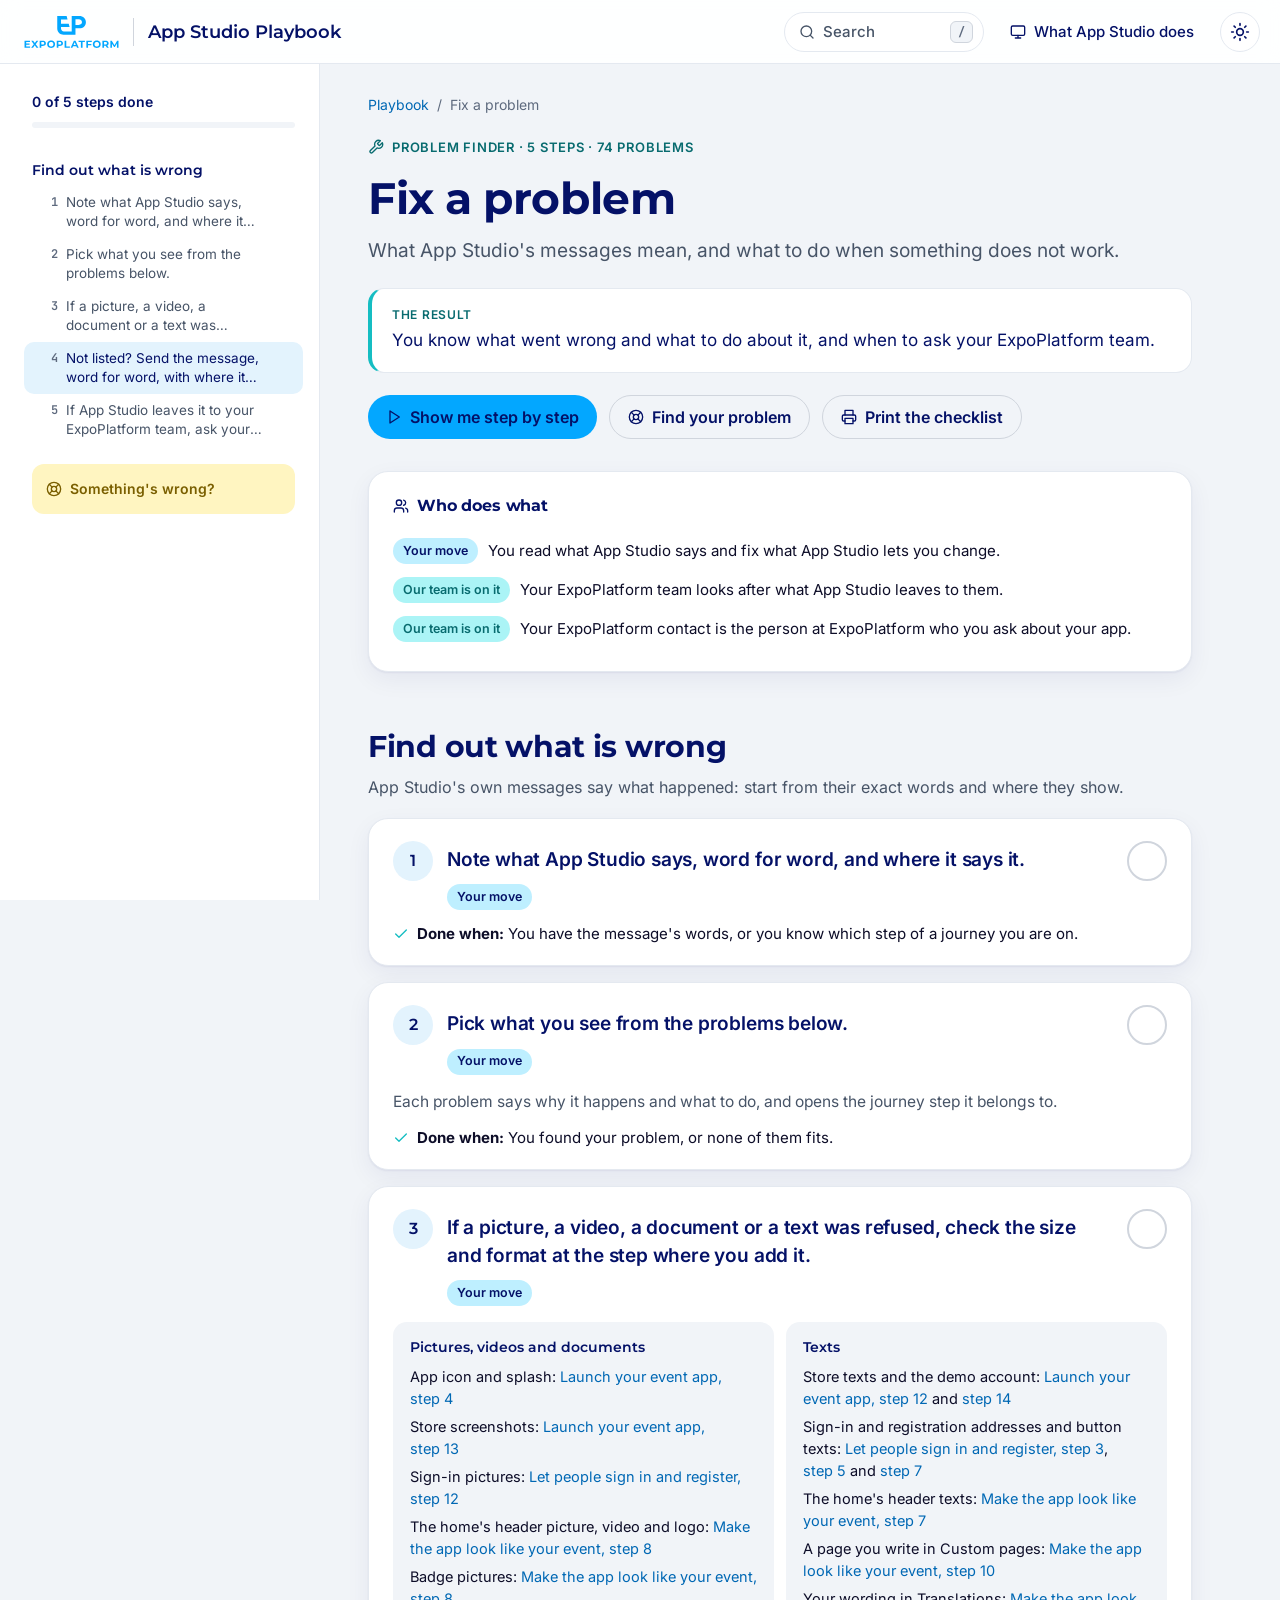
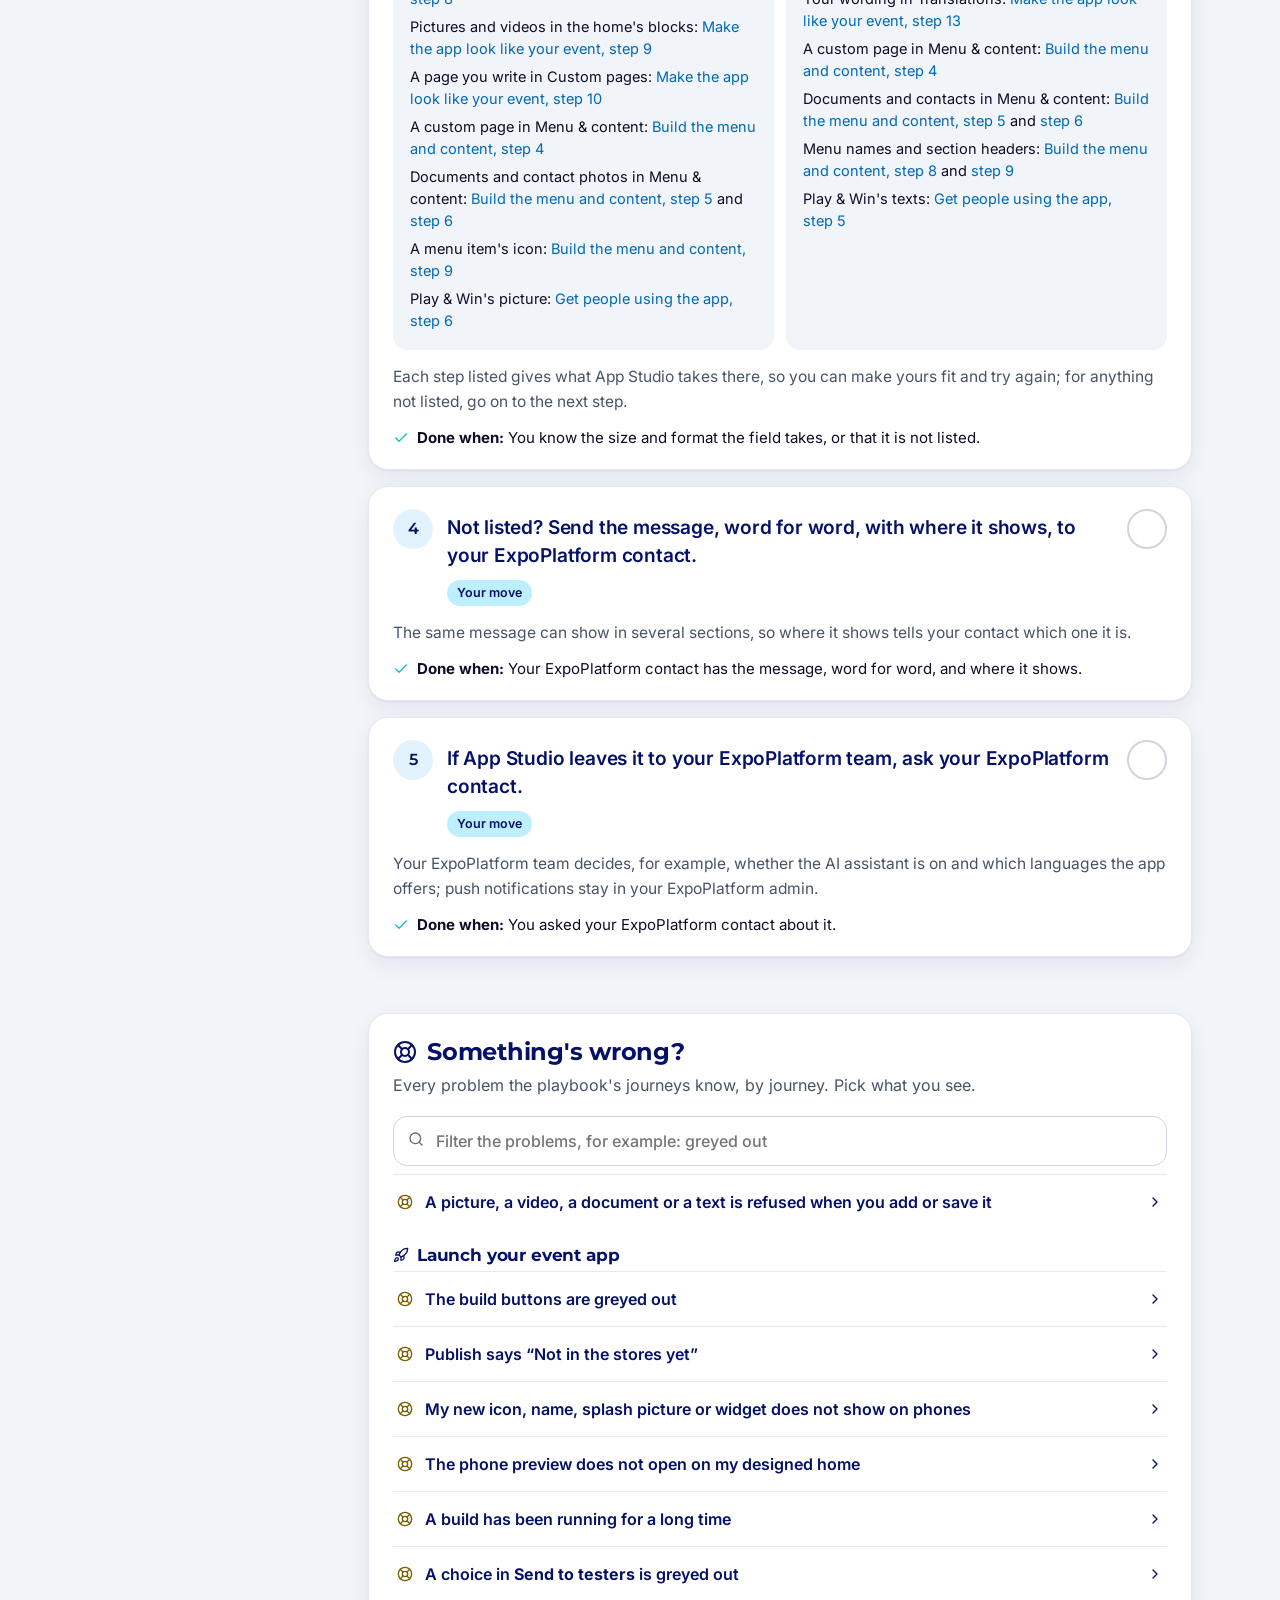
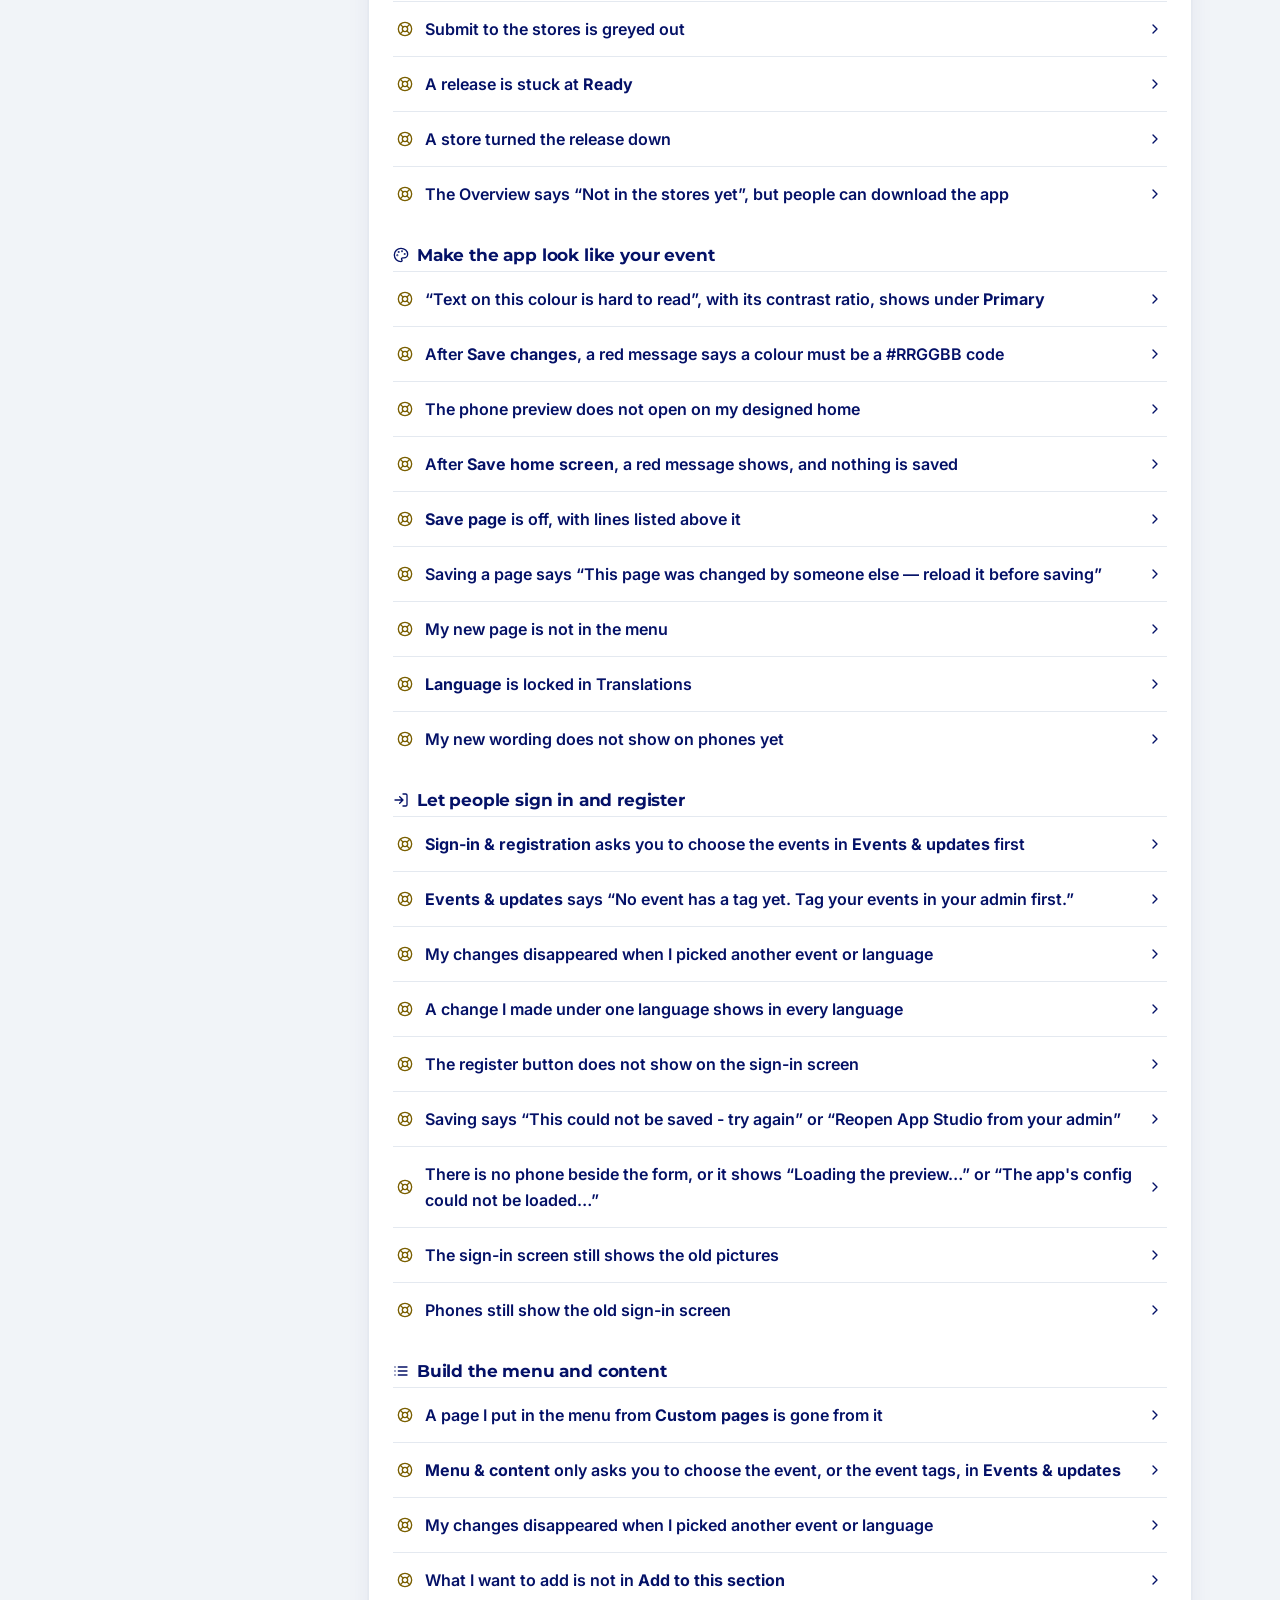
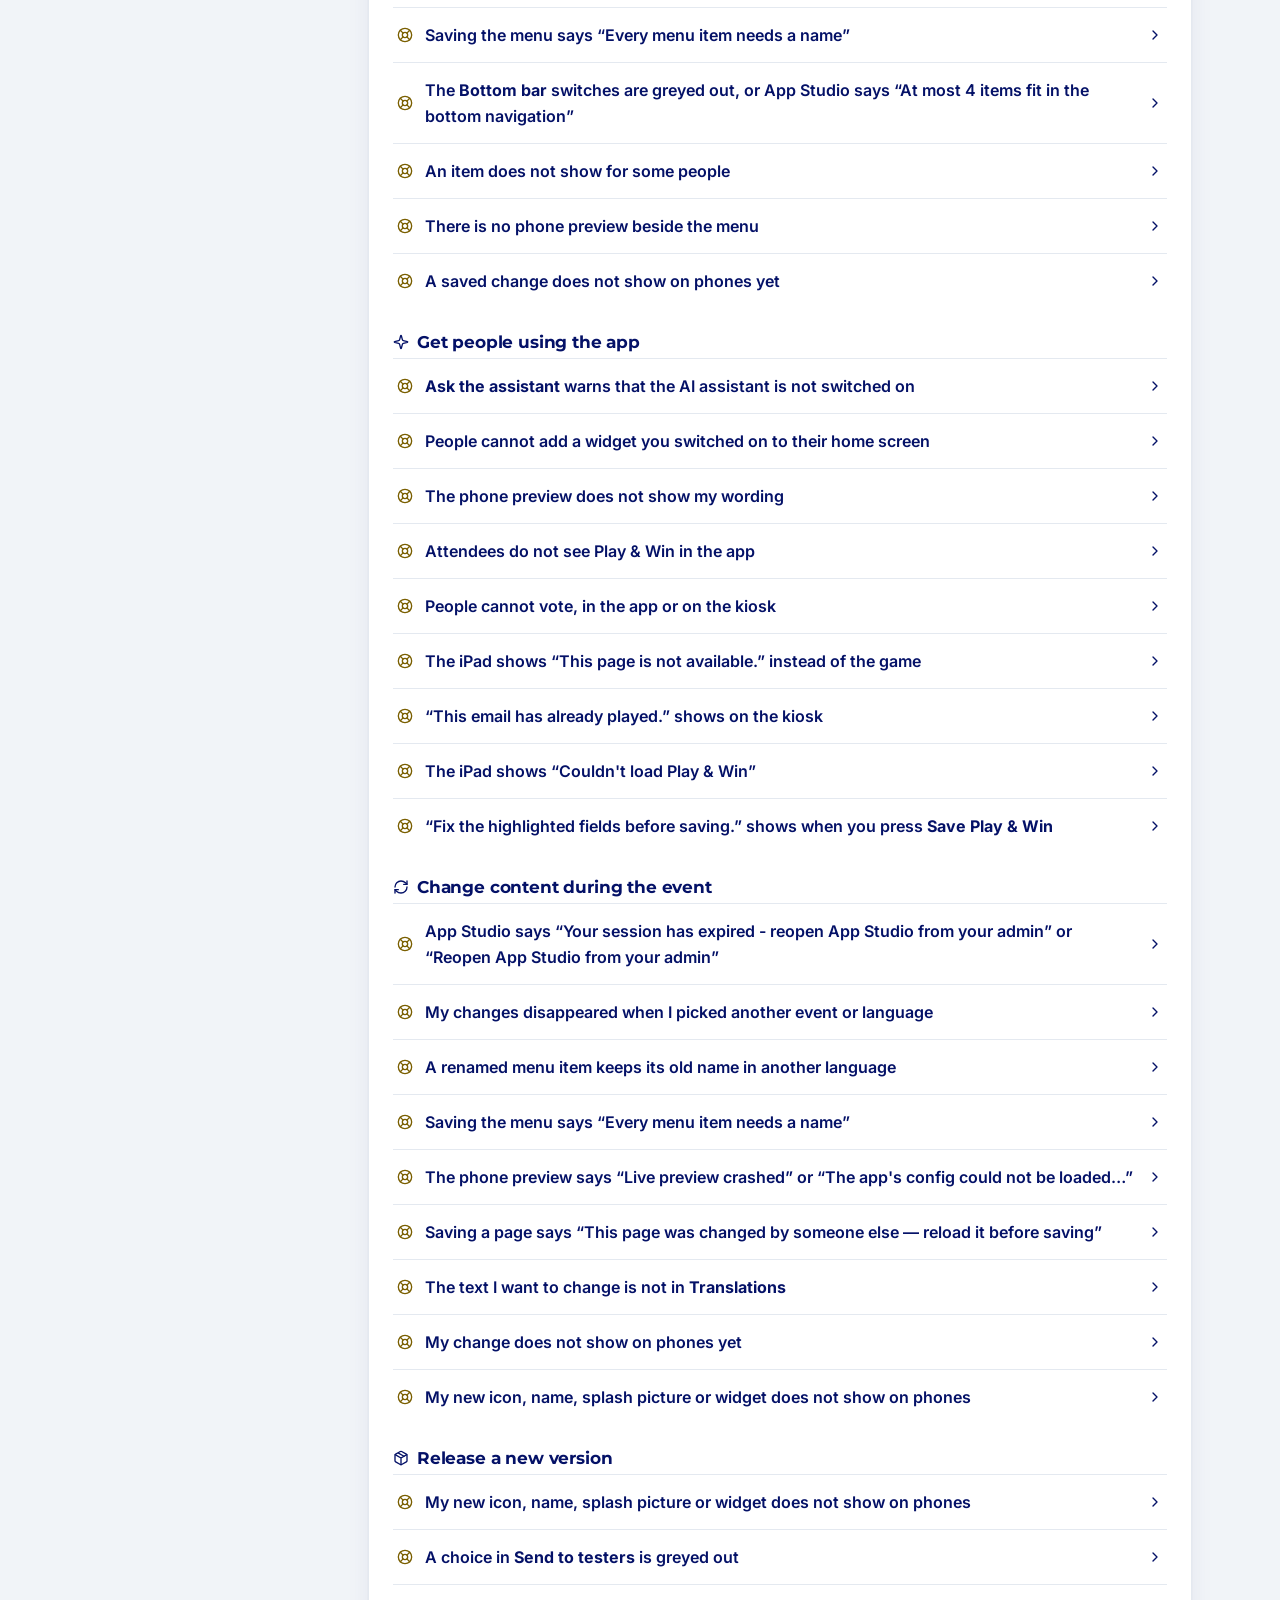
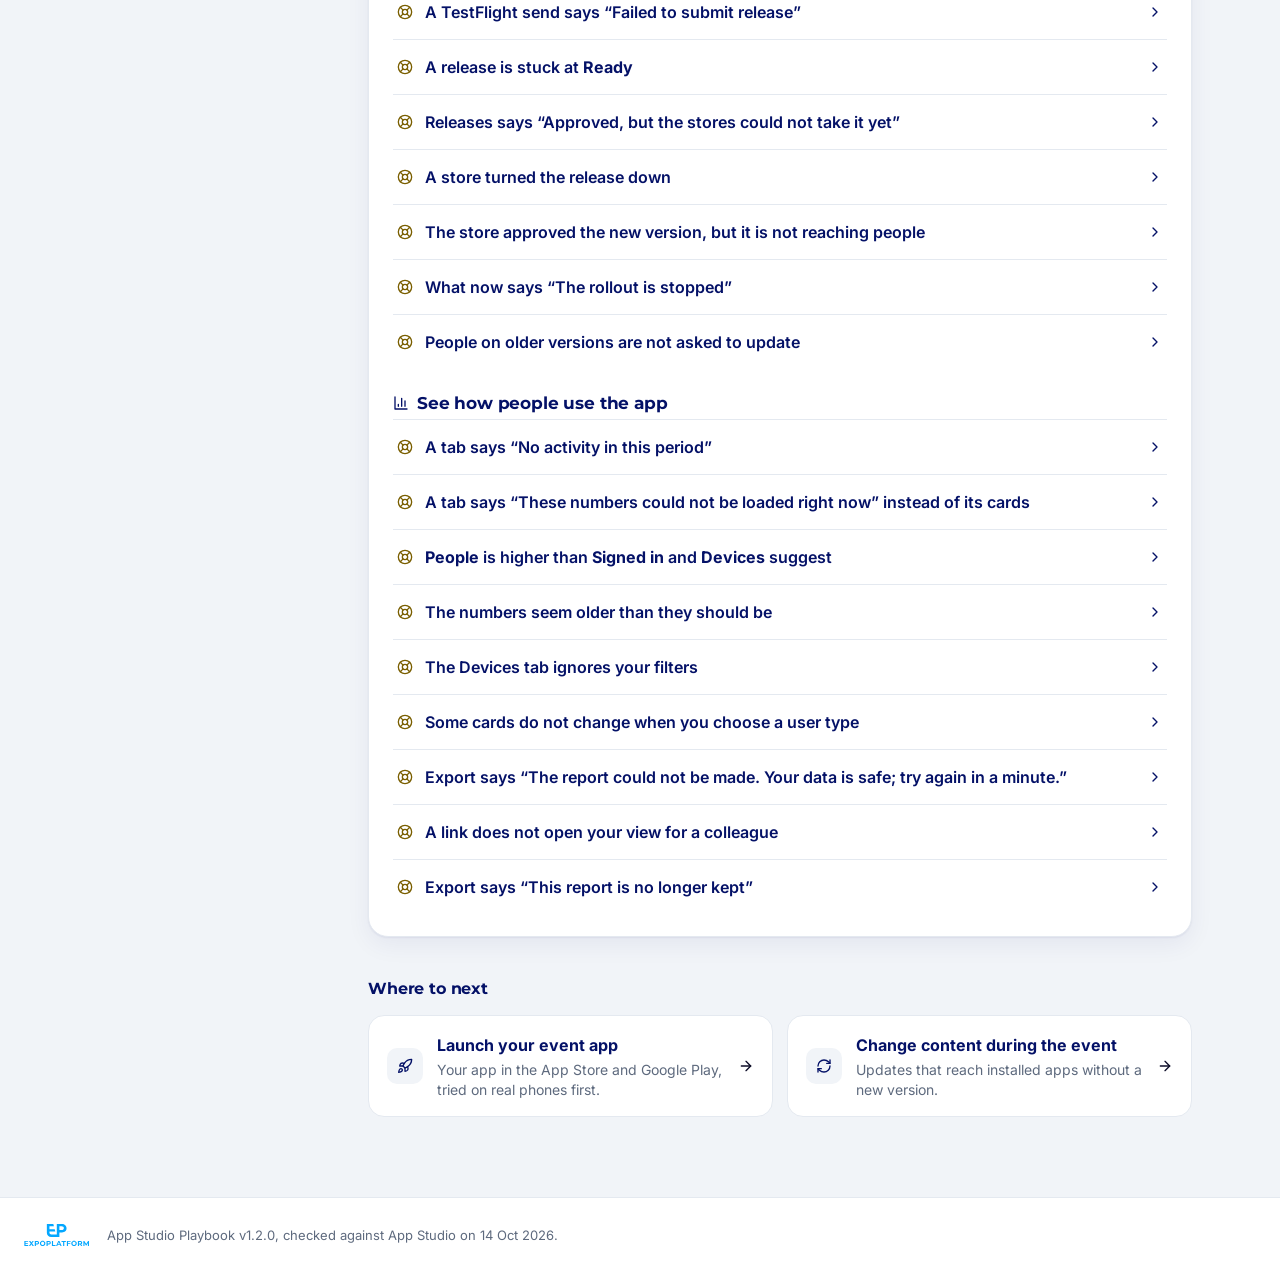
<file: fix/index.html>
<!doctype html><html lang="en"><head><meta charset="utf-8"><meta name="viewport" content="width=device-width, initial-scale=1"><meta name="robots" content="noindex, nofollow"><title>Fix a problem · App Studio Playbook</title><meta name="description" content="What App Studio's messages mean, and what to do when something does not work."><link rel="icon" href="../assets/favicon.svg" type="image/svg+xml"><link rel="stylesheet" href="../assets/fonts.css"><link rel="stylesheet" href="../assets/playbook.css"><script>try{var t=localStorage.getItem('pb-theme');if(t)document.documentElement.setAttribute('data-theme',t)}catch(e){}</script></head><body class="pb-journey-page" data-journey="fix" data-steps="5" data-up="../"><a class="skip" href="#main">Skip to content</a><header class="pb-top"><a class="pb-brand" href="../index.html" aria-label="App Studio Playbook home"><span class="logo"><svg width="142" height="48" viewBox="0 0 142 48" fill="none" xmlns="http://www.w3.org/2000/svg">
<path fill-rule="evenodd" clip-rule="evenodd" d="M63.9588 0.00012207H49.864V18.9085C49.864 24.0756 54.0527 28.2643 59.2198 28.2643H77.2219V18.4091H82.8423C86.0634 18.4091 88.1625 17.6075 90.0354 15.9939C91.9237 14.367 92.8541 11.8208 92.8541 9.20461C92.8541 6.58753 91.9232 4.08429 90.0361 2.45803C88.1635 0.816192 86.064 0.00012207 82.8423 0.00012207H71.5734V23.1219H59.8349C57.445 23.1219 55.5077 21.1845 55.5077 18.7946V16.5139H68.4243L67.0709 11.5821H55.5077V5.14251L65.324 5.14251L63.9588 0.00012207ZM86.9465 9.20461C86.9465 10.3694 86.5332 11.3985 85.7176 12.1382C84.9004 12.8794 83.656 13.3509 81.9578 13.3509H77.2219V5.05828H81.9578C83.656 5.05828 84.9004 5.52981 85.7176 6.271C86.5332 7.01073 86.9465 8.03977 86.9465 9.20461Z" fill="#03A7FF"/>
<path d="M9.18131 45.8031V47.8142H0.796875V36.9856H8.98021V38.9966H3.28746V41.3479H8.31503V43.2971H3.28746V45.8031H9.18131Z" fill="#03A7FF"/>
<path d="M18.7521 47.8142L16.1377 44.0551L13.5698 47.8142H10.6925L14.6991 42.307L10.8936 36.9856H13.74L16.2305 40.4971L18.6747 36.9856H21.3819L17.6073 42.2142L21.6449 47.8142H18.7521Z" fill="#03A7FF"/>
<path d="M28.1734 36.9856C29.1325 36.9856 29.9627 37.1454 30.664 37.4651C31.3756 37.7848 31.9222 38.2386 32.3038 38.8264C32.6854 39.4143 32.8762 40.1104 32.8762 40.9148C32.8762 41.7089 32.6854 42.405 32.3038 43.0032C31.9222 43.591 31.3756 44.0448 30.664 44.3645C29.9627 44.6739 29.1325 44.8286 28.1734 44.8286H25.9923V47.8142H23.4862V36.9856H28.1734ZM28.0342 42.7866C28.7871 42.7866 29.3594 42.6268 29.7513 42.307C30.1432 41.977 30.3392 41.513 30.3392 40.9148C30.3392 40.3063 30.1432 39.8423 29.7513 39.5225C29.3594 39.1925 28.7871 39.0275 28.0342 39.0275H25.9923V42.7866H28.0342Z" fill="#03A7FF"/>
<path d="M40.6793 47.9998C39.5552 47.9998 38.5393 47.7575 37.6318 47.2727C36.7346 46.788 36.0281 46.1228 35.5125 45.2772C35.0072 44.4212 34.7545 43.4621 34.7545 42.3999C34.7545 41.3376 35.0072 40.3837 35.5125 39.538C36.0281 38.682 36.7346 38.0117 37.6318 37.527C38.5393 37.0423 39.5552 36.7999 40.6793 36.7999C41.8034 36.7999 42.8141 37.0423 43.7113 37.527C44.6085 38.0117 45.315 38.682 45.8306 39.538C46.3463 40.3837 46.6041 41.3376 46.6041 42.3999C46.6041 43.4621 46.3463 44.4212 45.8306 45.2772C45.315 46.1228 44.6085 46.788 43.7113 47.2727C42.8141 47.7575 41.8034 47.9998 40.6793 47.9998ZM40.6793 45.865C41.3187 45.865 41.8962 45.7206 42.4119 45.4319C42.9275 45.1328 43.3297 44.7203 43.6185 44.1943C43.9176 43.6684 44.0671 43.0702 44.0671 42.3999C44.0671 41.7295 43.9176 41.1314 43.6185 40.6054C43.3297 40.0794 42.9275 39.6721 42.4119 39.3833C41.8962 39.0842 41.3187 38.9347 40.6793 38.9347C40.0399 38.9347 39.4624 39.0842 38.9467 39.3833C38.4311 39.6721 38.0237 40.0794 37.7246 40.6054C37.4359 41.1314 37.2915 41.7295 37.2915 42.3999C37.2915 43.0702 37.4359 43.6684 37.7246 44.1943C38.0237 44.7203 38.4311 45.1328 38.9467 45.4319C39.4624 45.7206 40.0399 45.865 40.6793 45.865Z" fill="#03A7FF"/>
<path d="M53.7935 36.9856C54.7526 36.9856 55.5828 37.1454 56.2841 37.4651C56.9957 37.7848 57.5423 38.2386 57.9238 38.8264C58.3054 39.4143 58.4962 40.1104 58.4962 40.9148C58.4962 41.7089 58.3054 42.405 57.9238 43.0032C57.5423 43.591 56.9957 44.0448 56.2841 44.3645C55.5828 44.6739 54.7526 44.8286 53.7935 44.8286H51.6123V47.8142H49.1063V36.9856H53.7935ZM53.6543 42.7866C54.4071 42.7866 54.9795 42.6268 55.3714 42.307C55.7633 41.977 55.9592 41.513 55.9592 40.9148C55.9592 40.3063 55.7633 39.8423 55.3714 39.5225C54.9795 39.1925 54.4071 39.0275 53.6543 39.0275H51.6123V42.7866H53.6543Z" fill="#03A7FF"/>
<path d="M60.9041 36.9856H63.4102V45.7722H68.84V47.8142H60.9041V36.9856Z" fill="#03A7FF"/>
<path d="M78.5644 45.4938H73.5369L72.5778 47.8142H70.0098L74.8363 36.9856H77.3114L82.1533 47.8142H79.5235L78.5644 45.4938ZM77.7755 43.591L76.0584 39.4452L74.3413 43.591H77.7755Z" fill="#03A7FF"/>
<path d="M85.3531 39.0275H81.888V36.9856H91.3243V39.0275H87.8592V47.8142H85.3531V39.0275Z" fill="#03A7FF"/>
<path d="M96.0392 38.9966V41.8584H101.051V43.8695H96.0392V47.8142H93.5332V36.9856H101.717V38.9966H96.0392Z" fill="#03A7FF"/>
<path d="M109.17 47.9998C108.046 47.9998 107.03 47.7575 106.123 47.2727C105.226 46.788 104.519 46.1228 104.003 45.2772C103.498 44.4212 103.245 43.4621 103.245 42.3999C103.245 41.3376 103.498 40.3837 104.003 39.538C104.519 38.682 105.226 38.0117 106.123 37.527C107.03 37.0423 108.046 36.7999 109.17 36.7999C110.294 36.7999 111.305 37.0423 112.202 37.527C113.099 38.0117 113.806 38.682 114.322 39.538C114.837 40.3837 115.095 41.3376 115.095 42.3999C115.095 43.4621 114.837 44.4212 114.322 45.2772C113.806 46.1228 113.099 46.788 112.202 47.2727C111.305 47.7575 110.294 47.9998 109.17 47.9998ZM109.17 45.865C109.81 45.865 110.387 45.7206 110.903 45.4319C111.418 45.1328 111.821 44.7203 112.109 44.1943C112.409 43.6684 112.558 43.0702 112.558 42.3999C112.558 41.7295 112.409 41.1314 112.109 40.6054C111.821 40.0794 111.418 39.6721 110.903 39.3833C110.387 39.0842 109.81 38.9347 109.17 38.9347C108.531 38.9347 107.953 39.0842 107.438 39.3833C106.922 39.6721 106.515 40.0794 106.216 40.6054C105.927 41.1314 105.782 41.7295 105.782 42.3999C105.782 43.0702 105.927 43.6684 106.216 44.1943C106.515 44.7203 106.922 45.1328 107.438 45.4319C107.953 45.7206 108.531 45.865 109.17 45.865Z" fill="#03A7FF"/>
<path d="M124.497 47.8142L122.408 44.7976H120.103V47.8142H117.597V36.9856H122.284C123.244 36.9856 124.074 37.1454 124.775 37.4651C125.487 37.7848 126.033 38.2386 126.415 38.8264C126.796 39.4143 126.987 40.1104 126.987 40.9148C126.987 41.7192 126.791 42.4153 126.399 43.0032C126.018 43.5807 125.471 44.0242 124.76 44.3335L127.188 47.8142H124.497ZM124.45 40.9148C124.45 40.3063 124.254 39.8423 123.862 39.5225C123.47 39.1925 122.898 39.0275 122.145 39.0275H120.103V42.8021H122.145C122.898 42.8021 123.47 42.6371 123.862 42.307C124.254 41.977 124.45 41.513 124.45 40.9148Z" fill="#03A7FF"/>
<path d="M139.446 47.8142L139.43 41.317L136.243 46.6694H135.114L131.943 41.4562V47.8142H129.591V36.9856H131.664L135.717 43.7148L139.708 36.9856H141.766L141.797 47.8142H139.446Z" fill="#03A7FF"/>
</svg>
</span><span class="divider"></span><span class="product">App Studio Playbook</span></a><span class="pb-flex"></span><button class="pb-search-btn" type="button" data-search aria-label="Search the playbook"><svg class="i s16" viewBox="0 0 24 24" aria-hidden="true"><circle cx="11" cy="11" r="8"/><path d="m21 21-4.3-4.3"/></svg><span>Search</span><kbd>/</kbd></button><a class="pb-toplink pb-studio-link" href="../app-studio/index.html"><svg class="i s16" viewBox="0 0 24 24" aria-hidden="true"><rect width="20" height="14" x="2" y="3" rx="2"/><path d="M8 21h8M12 17v4"/></svg><span>What App Studio does</span></a><button class="pb-theme" type="button" aria-label="Switch between light and dark"><svg class="i sun" viewBox="0 0 24 24" aria-hidden="true"><circle cx="12" cy="12" r="4"/><path d="M12 2v2M12 20v2M4.93 4.93l1.41 1.41M17.66 17.66l1.41 1.41M2 12h2M20 12h2M6.34 17.66l-1.41 1.41M19.07 4.93l-1.41 1.41"/></svg><svg class="i moon" viewBox="0 0 24 24" aria-hidden="true"><path d="M12 3a6 6 0 0 0 9 9 9 9 0 1 1-9-9Z"/></svg></button></header><div class="pb-journey"><aside class="pb-outline" aria-label="Steps"><div class="ol-progress"><span class="ol-pc">0 of 5 steps done</span><span class="ol-bar"><span></span></span></div><ol class="ol-stages"><li class="ol-stage"><a href="#stage-find">Find out what is wrong</a><ol><li><a href="#step-read" data-step="read"><span class="ol-n">1</span><span class="ol-t">Note what App Studio says, word for word, and where it says it.</span><span class="ol-c"><svg class="i s16" viewBox="0 0 24 24" aria-hidden="true"><path d="M20 6 9 17l-5-5"/></svg></span></a></li><li><a href="#step-pick" data-step="pick"><span class="ol-n">2</span><span class="ol-t">Pick what you see from the problems below.</span><span class="ol-c"><svg class="i s16" viewBox="0 0 24 24" aria-hidden="true"><path d="M20 6 9 17l-5-5"/></svg></span></a></li><li><a href="#step-limits" data-step="limits"><span class="ol-n">3</span><span class="ol-t">If a picture, a video, a document or a text was refused, check the size and format at the step where you add it.</span><span class="ol-c"><svg class="i s16" viewBox="0 0 24 24" aria-hidden="true"><path d="M20 6 9 17l-5-5"/></svg></span></a></li><li><a href="#step-messages" data-step="messages"><span class="ol-n">4</span><span class="ol-t">Not listed? Send the message, word for word, with where it shows, to your ExpoPlatform contact.</span><span class="ol-c"><svg class="i s16" viewBox="0 0 24 24" aria-hidden="true"><path d="M20 6 9 17l-5-5"/></svg></span></a></li><li><a href="#step-team" data-step="team"><span class="ol-n">5</span><span class="ol-t">If App Studio leaves it to your ExpoPlatform team, ask your ExpoPlatform contact.</span><span class="ol-c"><svg class="i s16" viewBox="0 0 24 24" aria-hidden="true"><path d="M20 6 9 17l-5-5"/></svg></span></a></li></ol></li></ol><a class="ol-sym" href="#help"><svg class="i s16" viewBox="0 0 24 24" aria-hidden="true"><circle cx="12" cy="12" r="10"/><path d="m4.93 4.93 4.24 4.24M14.83 9.17l4.24-4.24M14.83 14.83l4.24 4.24M9.17 14.83l-4.24 4.24"/><circle cx="12" cy="12" r="4"/></svg> Something's wrong?</a></aside><main id="main" class="pb-main">
<nav class="crumbs" aria-label="Breadcrumb"><a href="../index.html">Playbook</a><span>/</span><span>Fix a problem</span></nav>
<header class="pb-jhead" id="top"><span class="eyebrow"><svg class="i s16" viewBox="0 0 24 24" aria-hidden="true"><path d="M14.7 6.3a1 1 0 0 0 0 1.4l1.6 1.6a1 1 0 0 0 1.4 0l3.77-3.77a6 6 0 0 1-7.94 7.94l-6.91 6.91a2.12 2.12 0 0 1-3-3l6.91-6.91a6 6 0 0 1 7.94-7.94l-3.76 3.76z"/></svg> Problem finder · 5 steps · 74 problems</span><h1>Fix a problem</h1><p class="lead">What App Studio's messages mean, and what to do when something does not work.</p><div class="pb-outcome"><span class="oc-k">The result</span><p>You know what went wrong and what to do about it, and when to ask your ExpoPlatform team.</p></div><div class="pb-cta"><button class="btn-primary" type="button" data-play="0"><svg class="i s16" viewBox="0 0 24 24" aria-hidden="true"><polygon points="6 3 20 12 6 21 6 3"/></svg> Show me step by step</button><a class="btn-ghost" href="#help"><svg class="i s16" viewBox="0 0 24 24" aria-hidden="true"><circle cx="12" cy="12" r="10"/><path d="m4.93 4.93 4.24 4.24M14.83 9.17l4.24-4.24M14.83 14.83l4.24 4.24M9.17 14.83l-4.24 4.24"/><circle cx="12" cy="12" r="4"/></svg> Find your problem</a><button class="btn-ghost" type="button" data-print><svg class="i s16" viewBox="0 0 24 24" aria-hidden="true"><path d="M6 9V2h12v7"/><path d="M6 18H4a2 2 0 0 1-2-2v-5a2 2 0 0 1 2-2h16a2 2 0 0 1 2 2v5a2 2 0 0 1-2 2h-2"/><rect x="6" y="14" width="12" height="8"/></svg> Print the checklist</button></div></header>
<div class="pb-two pb-one"><section class="pb-card" id="who-fix"><h2 class="h-small"><svg class="i s16" viewBox="0 0 24 24" aria-hidden="true"><path d="M16 21v-2a4 4 0 0 0-4-4H6a4 4 0 0 0-4 4v2"/><circle cx="9" cy="7" r="4"/><path d="M22 21v-2a4 4 0 0 0-3-3.87M16 3.13a4 4 0 0 1 0 7.75"/></svg> Who does what</h2><ul class="pb-who"><li id="who-fix-you"><span class="owner own-you">Your move</span><span>You read what App Studio says and fix what App Studio lets you change.</span></li><li id="who-fix-team"><span class="owner own-team">Our team is on it</span><span>Your ExpoPlatform team looks after what App Studio leaves to them.</span></li><li id="who-fix-contact"><span class="owner own-team">Our team is on it</span><span>Your ExpoPlatform contact is the person at ExpoPlatform who you ask about your app.</span></li></ul></section></div>

<section class="pb-stage" id="stage-find" aria-labelledby="h-find"><div class="stage-head"><h2 id="h-find">Find out what is wrong</h2><p>App Studio's own messages say what happened: start from their exact words and where they show.</p></div><article class="pb-step" id="step-read" data-step="read" data-n="1"><div class="st-head"><span class="st-n">1</span><div class="st-title"><h3>Note what App Studio says, word for word, and where it says it.</h3><span class="owner own-you">Your move</span></div><label class="st-done"><input type="checkbox" data-done="read"><span><svg class="i s16" viewBox="0 0 24 24" aria-hidden="true"><path d="M20 6 9 17l-5-5"/></svg></span><span class="sr">Mark step 1 done</span></label></div><p class="st-donewhen"><svg class="i s16" viewBox="0 0 24 24" aria-hidden="true"><path d="M20 6 9 17l-5-5"/></svg><span><strong>Done when:</strong> You have the message's words, or you know which step of a journey you are on.</span></p></article><article class="pb-step" id="step-pick" data-step="pick" data-n="2"><div class="st-head"><span class="st-n">2</span><div class="st-title"><h3>Pick what you see from the problems below.</h3><span class="owner own-you">Your move</span></div><label class="st-done"><input type="checkbox" data-done="pick"><span><svg class="i s16" viewBox="0 0 24 24" aria-hidden="true"><path d="M20 6 9 17l-5-5"/></svg></span><span class="sr">Mark step 2 done</span></label></div><p class="st-why">Each problem says why it happens and what to do, and opens the journey step it belongs to.</p><p class="st-donewhen"><svg class="i s16" viewBox="0 0 24 24" aria-hidden="true"><path d="M20 6 9 17l-5-5"/></svg><span><strong>Done when:</strong> You found your problem, or none of them fits.</span></p></article><article class="pb-step" id="step-limits" data-step="limits" data-n="3"><div class="st-head"><span class="st-n">3</span><div class="st-title"><h3>If a picture, a video, a document or a text was refused, check the size and format at the step where you add it.</h3><span class="owner own-you">Your move</span></div><label class="st-done"><input type="checkbox" data-done="limits"><span><svg class="i s16" viewBox="0 0 24 24" aria-hidden="true"><path d="M20 6 9 17l-5-5"/></svg></span><span class="sr">Mark step 3 done</span></label></div><figure class="vis vis-compare vis-text"><div class="cmp"><div class="cmp-col cmp-plain"><div class="cmp-title">Pictures, videos and documents</div><ul><li>App icon and splash: <a href="../launch/index.html#step-identity">Launch your event app, step&nbsp;4</a></li><li>Store screenshots: <a href="../launch/index.html#step-shots">Launch your event app, step&nbsp;13</a></li><li>Sign-in pictures: <a href="../sign-in/index.html#step-pictures">Let people sign in and register, step&nbsp;12</a></li><li>The home's header picture, video and logo: <a href="../look/index.html#step-picture">Make the app look like your event, step&nbsp;8</a></li><li>Badge pictures: <a href="../look/index.html#step-picture">Make the app look like your event, step&nbsp;8</a></li><li>Pictures and videos in the home's blocks: <a href="../look/index.html#step-blocks">Make the app look like your event, step&nbsp;9</a></li><li>A page you write in Custom pages: <a href="../look/index.html#step-page">Make the app look like your event, step&nbsp;10</a></li><li>A custom page in Menu &amp; content: <a href="../menu/index.html#step-custom-page">Build the menu and content, step&nbsp;4</a></li><li>Documents and contact photos in Menu &amp; content: <a href="../menu/index.html#step-documents">Build the menu and content, step&nbsp;5</a> and <a href="../menu/index.html#step-contacts">step&nbsp;6</a></li><li>A menu item's icon: <a href="../menu/index.html#step-names">Build the menu and content, step&nbsp;9</a></li><li>Play &amp; Win's picture: <a href="../engage/index.html#step-picture">Get people using the app, step&nbsp;6</a></li></ul></div><div class="cmp-col cmp-plain"><div class="cmp-title">Texts</div><ul><li>Store texts and the demo account: <a href="../launch/index.html#step-texts">Launch your event app, step&nbsp;12</a> and <a href="../launch/index.html#step-demo">step&nbsp;14</a></li><li>Sign-in and registration addresses and button texts: <a href="../sign-in/index.html#step-mode">Let people sign in and register, step&nbsp;3</a>, <a href="../sign-in/index.html#step-texts">step&nbsp;5</a> and <a href="../sign-in/index.html#step-register">step&nbsp;7</a></li><li>The home's header texts: <a href="../look/index.html#step-header">Make the app look like your event, step&nbsp;7</a></li><li>A page you write in Custom pages: <a href="../look/index.html#step-page">Make the app look like your event, step&nbsp;10</a></li><li>Your wording in Translations: <a href="../look/index.html#step-wording">Make the app look like your event, step&nbsp;13</a></li><li>A custom page in Menu &amp; content: <a href="../menu/index.html#step-custom-page">Build the menu and content, step&nbsp;4</a></li><li>Documents and contacts in Menu &amp; content: <a href="../menu/index.html#step-documents">Build the menu and content, step&nbsp;5</a> and <a href="../menu/index.html#step-contacts">step&nbsp;6</a></li><li>Menu names and section headers: <a href="../menu/index.html#step-order">Build the menu and content, step&nbsp;8</a> and <a href="../menu/index.html#step-names">step&nbsp;9</a></li><li>Play &amp; Win's texts: <a href="../engage/index.html#step-texts">Get people using the app, step&nbsp;5</a></li></ul></div></div></figure><p class="st-why">Each step listed gives what App Studio takes there, so you can make yours fit and try again; for anything not listed, go on to the next step.</p><p class="st-donewhen"><svg class="i s16" viewBox="0 0 24 24" aria-hidden="true"><path d="M20 6 9 17l-5-5"/></svg><span><strong>Done when:</strong> You know the size and format the field takes, or that it is not listed.</span></p></article><article class="pb-step" id="step-messages" data-step="messages" data-n="4"><div class="st-head"><span class="st-n">4</span><div class="st-title"><h3>Not listed? Send the message, word for word, with where it shows, to your ExpoPlatform contact.</h3><span class="owner own-you">Your move</span></div><label class="st-done"><input type="checkbox" data-done="messages"><span><svg class="i s16" viewBox="0 0 24 24" aria-hidden="true"><path d="M20 6 9 17l-5-5"/></svg></span><span class="sr">Mark step 4 done</span></label></div><p class="st-why">The same message can show in several sections, so where it shows tells your contact which one it is.</p><p class="st-donewhen"><svg class="i s16" viewBox="0 0 24 24" aria-hidden="true"><path d="M20 6 9 17l-5-5"/></svg><span><strong>Done when:</strong> Your ExpoPlatform contact has the message, word for word, and where it shows.</span></p></article><article class="pb-step" id="step-team" data-step="team" data-n="5"><div class="st-head"><span class="st-n">5</span><div class="st-title"><h3>If App Studio leaves it to your ExpoPlatform team, ask your ExpoPlatform contact.</h3><span class="owner own-you">Your move</span></div><label class="st-done"><input type="checkbox" data-done="team"><span><svg class="i s16" viewBox="0 0 24 24" aria-hidden="true"><path d="M20 6 9 17l-5-5"/></svg></span><span class="sr">Mark step 5 done</span></label></div><p class="st-why">Your ExpoPlatform team decides, for example, whether the AI assistant is on and which languages the app offers; push notifications stay in your ExpoPlatform admin.</p><p class="st-donewhen"><svg class="i s16" viewBox="0 0 24 24" aria-hidden="true"><path d="M20 6 9 17l-5-5"/></svg><span><strong>Done when:</strong> You asked your ExpoPlatform contact about it.</span></p></article></section>
<section class="pb-card pb-help" id="help" aria-labelledby="help-h"><h2 id="help-h"><svg class="i s24" viewBox="0 0 24 24" aria-hidden="true"><circle cx="12" cy="12" r="10"/><path d="m4.93 4.93 4.24 4.24M14.83 9.17l4.24-4.24M14.83 14.83l4.24 4.24M9.17 14.83l-4.24 4.24"/><circle cx="12" cy="12" r="4"/></svg> Something's wrong?</h2><p>Every problem the playbook's journeys know, by journey. Pick what you see.</p><div class="sym-filter"><label for="sym-q"><svg class="i s16" viewBox="0 0 24 24" aria-hidden="true"><circle cx="11" cy="11" r="8"/><path d="m21 21-4.3-4.3"/></svg><span class="sr">Filter the problems</span></label><input type="search" id="sym-q" placeholder="Filter the problems, for example: greyed out" autocomplete="off"><span class="sym-count" aria-live="polite"></span><p class="sym-none" hidden>No problem has every word you typed. Try fewer words, or <a href="#stage-find">go back to the steps</a>.</p></div><ul class="sym-list"><li class="sym" id="sym-1"><button type="button" aria-expanded="false"><svg class="i s16" viewBox="0 0 24 24" aria-hidden="true"><circle cx="12" cy="12" r="10"/><path d="m4.93 4.93 4.24 4.24M14.83 9.17l4.24-4.24M14.83 14.83l4.24 4.24M9.17 14.83l-4.24 4.24"/><circle cx="12" cy="12" r="4"/></svg><span>A picture, a video, a document or a text is refused when you add or save it</span><svg class="i s16 sym-chev" viewBox="0 0 24 24" aria-hidden="true"><path d="m9 18 6-6-6-6"/></svg></button><div class="sym-body" hidden><p><strong>Why:</strong> The file or the text does not fit what the field takes: it is too large, too long or too small, or in another format.</p><p><strong>What to do:</strong> Look the field up in the list of where each size and format is given, then make your file or text fit and try again.</p><p class="sym-links"><a href="#step-limits">Go to step 3 <svg class="i s16" viewBox="0 0 24 24" aria-hidden="true"><path d="M5 12h14"/><path d="m12 5 7 7-7 7"/></svg></a></p></div></li></ul><ul class="sym-groups"><li class="sym-group"><h3><svg class="i s16" viewBox="0 0 24 24" aria-hidden="true"><path d="M4.5 16.5c-1.5 1.26-2 5-2 5s3.74-.5 5-2c.71-.84.7-2.13-.09-2.91a2.18 2.18 0 0 0-2.91-.09z"/><path d="m12 15-3-3a22 22 0 0 1 2-3.95A12.88 12.88 0 0 1 22 2c0 2.72-.78 7.5-6 11a22.35 22.35 0 0 1-4 2z"/><path d="M9 12H4s.55-3.03 2-4c1.62-1.08 5 0 5 0M12 15v5s3.03-.55 4-2c1.08-1.62 0-5 0-5"/></svg> <a href="../launch/index.html">Launch your event app</a></h3><ul class="sym-list"><li class="sym" id="sym-launch-1"><button type="button" aria-expanded="false"><svg class="i s16" viewBox="0 0 24 24" aria-hidden="true"><circle cx="12" cy="12" r="10"/><path d="m4.93 4.93 4.24 4.24M14.83 9.17l4.24-4.24M14.83 14.83l4.24 4.24M9.17 14.83l-4.24 4.24"/><circle cx="12" cy="12" r="4"/></svg><span>The build buttons are greyed out</span><svg class="i s16 sym-chev" viewBox="0 0 24 24" aria-hidden="true"><path d="m9 18 6-6-6-6"/></svg></button><div class="sym-body" hidden><p><strong>Why:</strong> ExpoPlatform has not finished setting the app up in the stores, or did not set it up.</p><p><strong>What to do:</strong> Read the note above the list: while the set-up runs, wait, and ask your ExpoPlatform contact if you need to know where it stands; if it says “ExpoPlatform did not set this app up in the stores”, ask your ExpoPlatform contact.</p><p class="sym-links"><a href="../launch/index.html#step-setup">Go to step 3 of Launch your event app <svg class="i s16" viewBox="0 0 24 24" aria-hidden="true"><path d="M5 12h14"/><path d="m12 5 7 7-7 7"/></svg></a></p></div></li><li class="sym" id="sym-launch-2"><button type="button" aria-expanded="false"><svg class="i s16" viewBox="0 0 24 24" aria-hidden="true"><circle cx="12" cy="12" r="10"/><path d="m4.93 4.93 4.24 4.24M14.83 9.17l4.24-4.24M14.83 14.83l4.24 4.24M9.17 14.83l-4.24 4.24"/><circle cx="12" cy="12" r="4"/></svg><span>Publish says “Not in the stores yet”</span><svg class="i s16 sym-chev" viewBox="0 0 24 24" aria-hidden="true"><path d="m9 18 6-6-6-6"/></svg></button><div class="sym-body" hidden><p><strong>Why:</strong> The store set-up is not finished.</p><p><strong>What to do:</strong> Read the line under it: while your request waits, wait until the set-up is done; once ExpoPlatform is putting your app in the stores, ask your ExpoPlatform contact if this takes longer than a working day; if they did not set it up, ask your ExpoPlatform contact.</p><p class="sym-links"><a href="../launch/index.html#step-setup">Go to step 3 of Launch your event app <svg class="i s16" viewBox="0 0 24 24" aria-hidden="true"><path d="M5 12h14"/><path d="m12 5 7 7-7 7"/></svg></a></p></div></li><li class="sym" id="sym-launch-3"><button type="button" aria-expanded="false"><svg class="i s16" viewBox="0 0 24 24" aria-hidden="true"><circle cx="12" cy="12" r="10"/><path d="m4.93 4.93 4.24 4.24M14.83 9.17l4.24-4.24M14.83 14.83l4.24 4.24M9.17 14.83l-4.24 4.24"/><circle cx="12" cy="12" r="4"/></svg><span>My new icon, name, splash picture or widget does not show on phones</span><svg class="i s16 sym-chev" viewBox="0 0 24 24" aria-hidden="true"><path d="m9 18 6-6-6-6"/></svg></button><div class="sym-body" hidden><p><strong>Why:</strong> They reach phones only with a new build, and so does switching a widget on or off; in store builds, the name under the icon is the store name, not <strong>App name in the app</strong>.</p><p><strong>What to do:</strong> For the icon, the splash picture and its colour or a widget switch, make a new build, install it and publish it; for the name in store builds, ask your ExpoPlatform contact.</p><p class="sym-links"><a href="../launch/index.html#step-identity">Go to step 4 of Launch your event app <svg class="i s16" viewBox="0 0 24 24" aria-hidden="true"><path d="M5 12h14"/><path d="m12 5 7 7-7 7"/></svg></a></p></div></li><li class="sym" id="sym-launch-4"><button type="button" aria-expanded="false"><svg class="i s16" viewBox="0 0 24 24" aria-hidden="true"><circle cx="12" cy="12" r="10"/><path d="m4.93 4.93 4.24 4.24M14.83 9.17l4.24-4.24M14.83 14.83l4.24 4.24M9.17 14.83l-4.24 4.24"/><circle cx="12" cy="12" r="4"/></svg><span>The phone preview does not open on my designed home</span><svg class="i s16 sym-chev" viewBox="0 0 24 24" aria-hidden="true"><path d="m9 18 6-6-6-6"/></svg></button><div class="sym-body" hidden><p><strong>Why:</strong> <strong>Designed home screen</strong> is off (“When off, the app opens on its first menu screen and this design is not used.”), or the Preview strip below the form starts the preview on <strong>My Badge</strong> or on <strong>Boot flow</strong>, which walks through the splash, login and choose event.</p><p><strong>What to do:</strong> Switch <strong>Designed home screen</strong> on and press <strong>Save home screen</strong>, or choose <strong>Home</strong> in the Preview strip.</p><p class="sym-links"><a href="../launch/index.html#step-home">Go to step 8 of Launch your event app <svg class="i s16" viewBox="0 0 24 24" aria-hidden="true"><path d="M5 12h14"/><path d="m12 5 7 7-7 7"/></svg></a></p></div></li><li class="sym" id="sym-launch-5"><button type="button" aria-expanded="false"><svg class="i s16" viewBox="0 0 24 24" aria-hidden="true"><circle cx="12" cy="12" r="10"/><path d="m4.93 4.93 4.24 4.24M14.83 9.17l4.24-4.24M14.83 14.83l4.24 4.24M9.17 14.83l-4.24 4.24"/><circle cx="12" cy="12" r="4"/></svg><span>A build has been running for a long time</span><svg class="i s16 sym-chev" viewBox="0 0 24 24" aria-hidden="true"><path d="m9 18 6-6-6-6"/></svg></button><div class="sym-body" hidden><p><strong>Why:</strong> It may have stopped: an amber note on its card says so.</p><p><strong>What to do:</strong> Stop it and start a new one. If your builds keep failing, ask your ExpoPlatform contact.</p><p class="sym-links"><a href="../launch/index.html#step-build">Go to step 9 of Launch your event app <svg class="i s16" viewBox="0 0 24 24" aria-hidden="true"><path d="M5 12h14"/><path d="m12 5 7 7-7 7"/></svg></a></p></div></li><li class="sym" id="sym-launch-6"><button type="button" aria-expanded="false"><svg class="i s16" viewBox="0 0 24 24" aria-hidden="true"><circle cx="12" cy="12" r="10"/><path d="m4.93 4.93 4.24 4.24M14.83 9.17l4.24-4.24M14.83 14.83l4.24 4.24M9.17 14.83l-4.24 4.24"/><circle cx="12" cy="12" r="4"/></svg><span>A choice in <strong>Send to testers</strong> is greyed out</span><svg class="i s16 sym-chev" viewBox="0 0 24 24" aria-hidden="true"><path d="m9 18 6-6-6-6"/></svg></button><div class="sym-body" hidden><p><strong>Why:</strong> The app is not in that store yet, there is no <strong>Store-signed</strong> build of that platform, another release of that platform is still moving (a store release included), or, on Android, an earlier release waits as a draft or the newest build is already on another Google Play track, for example in a store release.</p><p><strong>What to do:</strong> Read the reason the dialog gives and do what it says; if new builds are not <strong>Store-signed</strong>, or a release waits as a draft in Google Play Console, ask your ExpoPlatform contact; while another release is still moving, wait until it has finished.</p><p class="sym-links"><a href="../launch/index.html#step-testers">Go to step 10 of Launch your event app <svg class="i s16" viewBox="0 0 24 24" aria-hidden="true"><path d="M5 12h14"/><path d="m12 5 7 7-7 7"/></svg></a></p></div></li><li class="sym" id="sym-launch-7"><button type="button" aria-expanded="false"><svg class="i s16" viewBox="0 0 24 24" aria-hidden="true"><circle cx="12" cy="12" r="10"/><path d="m4.93 4.93 4.24 4.24M14.83 9.17l4.24-4.24M14.83 14.83l4.24 4.24M9.17 14.83l-4.24 4.24"/><circle cx="12" cy="12" r="4"/></svg><span>Submit to the stores is greyed out</span><svg class="i s16 sym-chev" viewBox="0 0 24 24" aria-hidden="true"><path d="m9 18 6-6-6-6"/></svg></button><div class="sym-body" hidden><p><strong>Why:</strong> A request is already waiting for ExpoPlatform.</p><p><strong>What to do:</strong> Wait for their decision; it shows on Releases.</p><p class="sym-links"><a href="../launch/index.html#step-submit">Go to step 16 of Launch your event app <svg class="i s16" viewBox="0 0 24 24" aria-hidden="true"><path d="M5 12h14"/><path d="m12 5 7 7-7 7"/></svg></a></p></div></li><li class="sym" id="sym-launch-8"><button type="button" aria-expanded="false"><svg class="i s16" viewBox="0 0 24 24" aria-hidden="true"><circle cx="12" cy="12" r="10"/><path d="m4.93 4.93 4.24 4.24M14.83 9.17l4.24-4.24M14.83 14.83l4.24 4.24M9.17 14.83l-4.24 4.24"/><circle cx="12" cy="12" r="4"/></svg><span>A release is stuck at <strong>Ready</strong></span><svg class="i s16 sym-chev" viewBox="0 0 24 24" aria-hidden="true"><path d="m9 18 6-6-6-6"/></svg></button><div class="sym-body" hidden><p><strong>Why:</strong> Store review still has something to sort out, such as a missing demo account, a demo account the check cannot sign in with, or a demo event that looks empty.</p><p><strong>What to do:</strong> Open <strong>Store review</strong> in Publish and fix each item marked <strong>Your move</strong>; items marked <strong>Our team</strong> are your ExpoPlatform team's.</p><p class="sym-links"><a href="../launch/index.html#step-demo">Go to step 14 of Launch your event app <svg class="i s16" viewBox="0 0 24 24" aria-hidden="true"><path d="M5 12h14"/><path d="m12 5 7 7-7 7"/></svg></a></p></div></li><li class="sym" id="sym-launch-9"><button type="button" aria-expanded="false"><svg class="i s16" viewBox="0 0 24 24" aria-hidden="true"><circle cx="12" cy="12" r="10"/><path d="m4.93 4.93 4.24 4.24M14.83 9.17l4.24-4.24M14.83 14.83l4.24 4.24M9.17 14.83l-4.24 4.24"/><circle cx="12" cy="12" r="4"/></svg><span>A store turned the release down</span><svg class="i s16 sym-chev" viewBox="0 0 24 24" aria-hidden="true"><path d="m9 18 6-6-6-6"/></svg></button><div class="sym-body" hidden><p><strong>Why:</strong> The store found a problem; its card shows the store's message when it gave one.</p><p><strong>What to do:</strong> Fix it, build again if needed, and ask again with <strong>Submit to the stores</strong>: the new release goes through ExpoPlatform's approval and the store's review again.</p><p class="sym-links"><a href="../launch/index.html#step-review">Go to step 18 of Launch your event app <svg class="i s16" viewBox="0 0 24 24" aria-hidden="true"><path d="M5 12h14"/><path d="m12 5 7 7-7 7"/></svg></a></p></div></li><li class="sym" id="sym-launch-10"><button type="button" aria-expanded="false"><svg class="i s16" viewBox="0 0 24 24" aria-hidden="true"><circle cx="12" cy="12" r="10"/><path d="m4.93 4.93 4.24 4.24M14.83 9.17l4.24-4.24M14.83 14.83l4.24 4.24M9.17 14.83l-4.24 4.24"/><circle cx="12" cy="12" r="4"/></svg><span>The Overview says “Not in the stores yet”, but people can download the app</span><svg class="i s16 sym-chev" viewBox="0 0 24 24" aria-hidden="true"><path d="m9 18 6-6-6-6"/></svg></button><div class="sym-body" hidden><p><strong>Why:</strong> The Overview counts a store as live only from App Studio's own store record.</p><p><strong>What to do:</strong> Check the live version on Your apps.</p><p class="sym-links"><a href="../launch/index.html#step-rollout">Go to step 19 of Launch your event app <svg class="i s16" viewBox="0 0 24 24" aria-hidden="true"><path d="M5 12h14"/><path d="m12 5 7 7-7 7"/></svg></a></p></div></li></ul></li><li class="sym-group"><h3><svg class="i s16" viewBox="0 0 24 24" aria-hidden="true"><circle cx="13.5" cy="6.5" r=".5"/><circle cx="17.5" cy="10.5" r=".5"/><circle cx="8.5" cy="7.5" r=".5"/><circle cx="6.5" cy="12.5" r=".5"/><path d="M12 2C6.5 2 2 6.5 2 12s4.5 10 10 10c.93 0 1.65-.75 1.65-1.69 0-.44-.18-.84-.44-1.13-.29-.29-.44-.65-.44-1.13a1.64 1.64 0 0 1 1.67-1.67h2c3.05 0 5.55-2.5 5.55-5.55C21.97 6.01 17.46 2 12 2z"/></svg> <a href="../look/index.html">Make the app look like your event</a></h3><ul class="sym-list"><li class="sym" id="sym-look-1"><button type="button" aria-expanded="false"><svg class="i s16" viewBox="0 0 24 24" aria-hidden="true"><circle cx="12" cy="12" r="10"/><path d="m4.93 4.93 4.24 4.24M14.83 9.17l4.24-4.24M14.83 14.83l4.24 4.24M9.17 14.83l-4.24 4.24"/><circle cx="12" cy="12" r="4"/></svg><span>“Text on this colour is hard to read”, with its contrast ratio, shows under <strong>Primary</strong></span><svg class="i s16 sym-chev" viewBox="0 0 24 24" aria-hidden="true"><path d="m9 18 6-6-6-6"/></svg></button><div class="sym-body" hidden><p><strong>Why:</strong> The Tertiary colour on your Primary colour has a contrast below 4.5:1.</p><p><strong>What to do:</strong> Press the button beside it, which reads <strong>Use</strong> and a darker colour's code, or change Primary or Tertiary; the note is advice, and saving is not blocked.</p><p class="sym-links"><a href="../look/index.html#step-brand">Go to step 2 of Make the app look like your event <svg class="i s16" viewBox="0 0 24 24" aria-hidden="true"><path d="M5 12h14"/><path d="m12 5 7 7-7 7"/></svg></a></p></div></li><li class="sym" id="sym-look-2"><button type="button" aria-expanded="false"><svg class="i s16" viewBox="0 0 24 24" aria-hidden="true"><circle cx="12" cy="12" r="10"/><path d="m4.93 4.93 4.24 4.24M14.83 9.17l4.24-4.24M14.83 14.83l4.24 4.24M9.17 14.83l-4.24 4.24"/><circle cx="12" cy="12" r="4"/></svg><span>After <strong>Save changes</strong>, a red message says a colour must be a #RRGGBB code</span><svg class="i s16 sym-chev" viewBox="0 0 24 24" aria-hidden="true"><path d="m9 18 6-6-6-6"/></svg></button><div class="sym-body" hidden><p><strong>Why:</strong> A colour is not a #RRGGBB code, so nothing was saved.</p><p><strong>What to do:</strong> Correct it to # followed by six characters from 0 to 9 and a to f, then press <strong>Save changes</strong> again.</p><p class="sym-links"><a href="../look/index.html#step-brand">Go to step 2 of Make the app look like your event <svg class="i s16" viewBox="0 0 24 24" aria-hidden="true"><path d="M5 12h14"/><path d="m12 5 7 7-7 7"/></svg></a></p></div></li><li class="sym" id="sym-look-3"><button type="button" aria-expanded="false"><svg class="i s16" viewBox="0 0 24 24" aria-hidden="true"><circle cx="12" cy="12" r="10"/><path d="m4.93 4.93 4.24 4.24M14.83 9.17l4.24-4.24M14.83 14.83l4.24 4.24M9.17 14.83l-4.24 4.24"/><circle cx="12" cy="12" r="4"/></svg><span>The phone preview does not open on my designed home</span><svg class="i s16 sym-chev" viewBox="0 0 24 24" aria-hidden="true"><path d="m9 18 6-6-6-6"/></svg></button><div class="sym-body" hidden><p><strong>Why:</strong> <strong>Designed home screen</strong> is off (“When off, the app opens on its first menu screen and this design is not used.”), or the Preview strip below the form starts the preview on <strong>My Badge</strong> or on <strong>Boot flow</strong>, which walks through the splash, login and choose event.</p><p><strong>What to do:</strong> Switch <strong>Designed home screen</strong> on and press <strong>Save home screen</strong>, or choose <strong>Home</strong> in the Preview strip.</p><p class="sym-links"><a href="../look/index.html#step-home-on">Go to step 5 of Make the app look like your event <svg class="i s16" viewBox="0 0 24 24" aria-hidden="true"><path d="M5 12h14"/><path d="m12 5 7 7-7 7"/></svg></a></p></div></li><li class="sym" id="sym-look-4"><button type="button" aria-expanded="false"><svg class="i s16" viewBox="0 0 24 24" aria-hidden="true"><circle cx="12" cy="12" r="10"/><path d="m4.93 4.93 4.24 4.24M14.83 9.17l4.24-4.24M14.83 14.83l4.24 4.24M9.17 14.83l-4.24 4.24"/><circle cx="12" cy="12" r="4"/></svg><span>After <strong>Save home screen</strong>, a red message shows, and nothing is saved</span><svg class="i s16 sym-chev" viewBox="0 0 24 24" aria-hidden="true"><path d="m9 18 6-6-6-6"/></svg></button><div class="sym-body" hidden><p><strong>Why:</strong> A block's settings break its rules, a header <strong>Text colour</strong> is not a #RRGGBB code, or a header line in another language has no English text.</p><p><strong>What to do:</strong> Correct what the message names, then press <strong>Save home screen</strong> again.</p><p class="sym-links"><a href="../look/index.html#step-blocks">Go to step 9 of Make the app look like your event <svg class="i s16" viewBox="0 0 24 24" aria-hidden="true"><path d="M5 12h14"/><path d="m12 5 7 7-7 7"/></svg></a></p></div></li><li class="sym" id="sym-look-5"><button type="button" aria-expanded="false"><svg class="i s16" viewBox="0 0 24 24" aria-hidden="true"><circle cx="12" cy="12" r="10"/><path d="m4.93 4.93 4.24 4.24M14.83 9.17l4.24-4.24M14.83 14.83l4.24 4.24M9.17 14.83l-4.24 4.24"/><circle cx="12" cy="12" r="4"/></svg><span><strong>Save page</strong> is off, with lines listed above it</span><svg class="i s16 sym-chev" viewBox="0 0 24 24" aria-hidden="true"><path d="m9 18 6-6-6-6"/></svg></button><div class="sym-body" hidden><p><strong>Why:</strong> The page breaks a rule, such as a title or a Text block without English: “Fix what is listed above to save.”</p><p><strong>What to do:</strong> Fix each line listed, for example an English title of 1 to 40 characters, and English text or a picture in each Text block.</p><p class="sym-links"><a href="../look/index.html#step-page">Go to step 10 of Make the app look like your event <svg class="i s16" viewBox="0 0 24 24" aria-hidden="true"><path d="M5 12h14"/><path d="m12 5 7 7-7 7"/></svg></a></p></div></li><li class="sym" id="sym-look-6"><button type="button" aria-expanded="false"><svg class="i s16" viewBox="0 0 24 24" aria-hidden="true"><circle cx="12" cy="12" r="10"/><path d="m4.93 4.93 4.24 4.24M14.83 9.17l4.24-4.24M14.83 14.83l4.24 4.24M9.17 14.83l-4.24 4.24"/><circle cx="12" cy="12" r="4"/></svg><span>Saving a page says “This page was changed by someone else — reload it before saving”</span><svg class="i s16 sym-chev" viewBox="0 0 24 24" aria-hidden="true"><path d="m9 18 6-6-6-6"/></svg></button><div class="sym-body" hidden><p><strong>Why:</strong> Someone else, such as your ExpoPlatform team, saved the page after you opened it.</p><p><strong>What to do:</strong> Copy any text you want to keep, reload the page, open your page again and make your changes again.</p><p class="sym-links"><a href="../look/index.html#step-page-save">Go to step 12 of Make the app look like your event <svg class="i s16" viewBox="0 0 24 24" aria-hidden="true"><path d="M5 12h14"/><path d="m12 5 7 7-7 7"/></svg></a></p></div></li><li class="sym" id="sym-look-7"><button type="button" aria-expanded="false"><svg class="i s16" viewBox="0 0 24 24" aria-hidden="true"><circle cx="12" cy="12" r="10"/><path d="m4.93 4.93 4.24 4.24M14.83 9.17l4.24-4.24M14.83 14.83l4.24 4.24M9.17 14.83l-4.24 4.24"/><circle cx="12" cy="12" r="4"/></svg><span>My new page is not in the menu</span><svg class="i s16 sym-chev" viewBox="0 0 24 24" aria-hidden="true"><path d="m9 18 6-6-6-6"/></svg></button><div class="sym-body" hidden><p><strong>Why:</strong> It was saved with <strong>Add to the menu when saved</strong> off, or a save in <strong>Menu &amp; content</strong>, open in another tab, took it out.</p><p><strong>What to do:</strong> Press <strong>Add to menu</strong> under <strong>Not in the menu</strong>; if App Studio says “The Event section is full”, make room in that section, or place the page in another section, in <strong>Menu &amp; content</strong>.</p><p class="sym-links"><a href="../look/index.html#step-page-save">Go to step 12 of Make the app look like your event <svg class="i s16" viewBox="0 0 24 24" aria-hidden="true"><path d="M5 12h14"/><path d="m12 5 7 7-7 7"/></svg></a></p></div></li><li class="sym" id="sym-look-8"><button type="button" aria-expanded="false"><svg class="i s16" viewBox="0 0 24 24" aria-hidden="true"><circle cx="12" cy="12" r="10"/><path d="m4.93 4.93 4.24 4.24M14.83 9.17l4.24-4.24M14.83 14.83l4.24 4.24M9.17 14.83l-4.24 4.24"/><circle cx="12" cy="12" r="4"/></svg><span><strong>Language</strong> is locked in Translations</span><svg class="i s16 sym-chev" viewBox="0 0 24 24" aria-hidden="true"><path d="m9 18 6-6-6-6"/></svg></button><div class="sym-body" hidden><p><strong>Why:</strong> You have unsaved changes: “Save your changes before switching the language”.</p><p><strong>What to do:</strong> Save your changes, or undo each one, then choose the language.</p><p class="sym-links"><a href="../look/index.html#step-wording">Go to step 13 of Make the app look like your event <svg class="i s16" viewBox="0 0 24 24" aria-hidden="true"><path d="M5 12h14"/><path d="m12 5 7 7-7 7"/></svg></a></p></div></li><li class="sym" id="sym-look-9"><button type="button" aria-expanded="false"><svg class="i s16" viewBox="0 0 24 24" aria-hidden="true"><circle cx="12" cy="12" r="10"/><path d="m4.93 4.93 4.24 4.24M14.83 9.17l4.24-4.24M14.83 14.83l4.24 4.24M9.17 14.83l-4.24 4.24"/><circle cx="12" cy="12" r="4"/></svg><span>My new wording does not show on phones yet</span><svg class="i s16 sym-chev" viewBox="0 0 24 24" aria-hidden="true"><path d="m9 18 6-6-6-6"/></svg></button><div class="sym-body" hidden><p><strong>Why:</strong> A phone with a build of this app installed picks up saved texts within about 30 minutes, and your wording is kept per language.</p><p><strong>What to do:</strong> Allow about 30 minutes, check on a phone with a build of this app installed, and set your wording in each language people use; if App Studio said texts could not be saved, press the save button again.</p><p class="sym-links"><a href="../look/index.html#step-wording">Go to step 13 of Make the app look like your event <svg class="i s16" viewBox="0 0 24 24" aria-hidden="true"><path d="M5 12h14"/><path d="m12 5 7 7-7 7"/></svg></a></p></div></li></ul></li><li class="sym-group"><h3><svg class="i s16" viewBox="0 0 24 24" aria-hidden="true"><path d="M15 3h4a2 2 0 0 1 2 2v14a2 2 0 0 1-2 2h-4"/><path d="m10 17 5-5-5-5M15 12H3"/></svg> <a href="../sign-in/index.html">Let people sign in and register</a></h3><ul class="sym-list"><li class="sym" id="sym-sign-in-1"><button type="button" aria-expanded="false"><svg class="i s16" viewBox="0 0 24 24" aria-hidden="true"><circle cx="12" cy="12" r="10"/><path d="m4.93 4.93 4.24 4.24M14.83 9.17l4.24-4.24M14.83 14.83l4.24 4.24M9.17 14.83l-4.24 4.24"/><circle cx="12" cy="12" r="4"/></svg><span><strong>Sign-in &amp; registration</strong> asks you to choose the events in <strong>Events &amp; updates</strong> first</span><svg class="i s16 sym-chev" viewBox="0 0 24 24" aria-hidden="true"><path d="m9 18 6-6-6-6"/></svg></button><div class="sym-body" hidden><p><strong>Why:</strong> No event is chosen for the app yet, and these settings are kept per event.</p><p><strong>What to do:</strong> In <strong>Events &amp; updates</strong>, choose the event or the event tags and save, then choose an event in <strong>Event</strong>.</p><p class="sym-links"><a href="../sign-in/index.html#step-events">Go to step 1 of Let people sign in and register <svg class="i s16" viewBox="0 0 24 24" aria-hidden="true"><path d="M5 12h14"/><path d="m12 5 7 7-7 7"/></svg></a></p></div></li><li class="sym" id="sym-sign-in-2"><button type="button" aria-expanded="false"><svg class="i s16" viewBox="0 0 24 24" aria-hidden="true"><circle cx="12" cy="12" r="10"/><path d="m4.93 4.93 4.24 4.24M14.83 9.17l4.24-4.24M14.83 14.83l4.24 4.24M9.17 14.83l-4.24 4.24"/><circle cx="12" cy="12" r="4"/></svg><span><strong>Events &amp; updates</strong> says “No event has a tag yet. Tag your events in your admin first.”</span><svg class="i s16 sym-chev" viewBox="0 0 24 24" aria-hidden="true"><path d="m9 18 6-6-6-6"/></svg></button><div class="sym-body" hidden><p><strong>Why:</strong> <strong>Several events, by event tag</strong> is chosen, and no event in your ExpoPlatform admin has a tag yet.</p><p><strong>What to do:</strong> Tag your events in your ExpoPlatform admin, then come back.</p><p class="sym-links"><a href="../sign-in/index.html#step-events">Go to step 1 of Let people sign in and register <svg class="i s16" viewBox="0 0 24 24" aria-hidden="true"><path d="M5 12h14"/><path d="m12 5 7 7-7 7"/></svg></a></p></div></li><li class="sym" id="sym-sign-in-3"><button type="button" aria-expanded="false"><svg class="i s16" viewBox="0 0 24 24" aria-hidden="true"><circle cx="12" cy="12" r="10"/><path d="m4.93 4.93 4.24 4.24M14.83 9.17l4.24-4.24M14.83 14.83l4.24 4.24M9.17 14.83l-4.24 4.24"/><circle cx="12" cy="12" r="4"/></svg><span>My changes disappeared when I picked another event or language</span><svg class="i s16 sym-chev" viewBox="0 0 24 24" aria-hidden="true"><path d="m9 18 6-6-6-6"/></svg></button><div class="sym-body" hidden><p><strong>Why:</strong> In <strong>Menu &amp; content</strong>, <strong>Sign-in &amp; registration</strong> and <strong>Events &amp; updates</strong>, switching the event or the language drops unsaved changes without asking.</p><p><strong>What to do:</strong> Make the changes again, and save before you switch.</p><p class="sym-links"><a href="../sign-in/index.html#step-repeat">Go to step 11 of Let people sign in and register <svg class="i s16" viewBox="0 0 24 24" aria-hidden="true"><path d="M5 12h14"/><path d="m12 5 7 7-7 7"/></svg></a></p></div></li><li class="sym" id="sym-sign-in-4"><button type="button" aria-expanded="false"><svg class="i s16" viewBox="0 0 24 24" aria-hidden="true"><circle cx="12" cy="12" r="10"/><path d="m4.93 4.93 4.24 4.24M14.83 9.17l4.24-4.24M14.83 14.83l4.24 4.24M9.17 14.83l-4.24 4.24"/><circle cx="12" cy="12" r="4"/></svg><span>A change I made under one language shows in every language</span><svg class="i s16 sym-chev" viewBox="0 0 24 24" aria-hidden="true"><path d="m9 18 6-6-6-6"/></svg></button><div class="sym-body" hidden><p><strong>Why:</strong> Only the button texts are kept per language; the sign-in mode, the addresses and the switches hold one value for every language.</p><p><strong>What to do:</strong> Set those once for each event, and write only the button texts in each language.</p><p class="sym-links"><a href="../sign-in/index.html#step-repeat">Go to step 11 of Let people sign in and register <svg class="i s16" viewBox="0 0 24 24" aria-hidden="true"><path d="M5 12h14"/><path d="m12 5 7 7-7 7"/></svg></a></p></div></li><li class="sym" id="sym-sign-in-5"><button type="button" aria-expanded="false"><svg class="i s16" viewBox="0 0 24 24" aria-hidden="true"><circle cx="12" cy="12" r="10"/><path d="m4.93 4.93 4.24 4.24M14.83 9.17l4.24-4.24M14.83 14.83l4.24 4.24M9.17 14.83l-4.24 4.24"/><circle cx="12" cy="12" r="4"/></svg><span>The register button does not show on the sign-in screen</span><svg class="i s16 sym-chev" viewBox="0 0 24 24" aria-hidden="true"><path d="m9 18 6-6-6-6"/></svg></button><div class="sym-body" hidden><p><strong>Why:</strong> It shows only while <strong>Show the register button</strong> is on and there is a registration address to open.</p><p><strong>What to do:</strong> Switch it on and save; with <strong>Another website</strong>, fill in <strong>Registration website</strong>, and with <strong>The event's registration page</strong>, the event needs a registration page of its own to open.</p><p class="sym-links"><a href="../sign-in/index.html#step-register">Go to step 7 of Let people sign in and register <svg class="i s16" viewBox="0 0 24 24" aria-hidden="true"><path d="M5 12h14"/><path d="m12 5 7 7-7 7"/></svg></a></p></div></li><li class="sym" id="sym-sign-in-6"><button type="button" aria-expanded="false"><svg class="i s16" viewBox="0 0 24 24" aria-hidden="true"><circle cx="12" cy="12" r="10"/><path d="m4.93 4.93 4.24 4.24M14.83 9.17l4.24-4.24M14.83 14.83l4.24 4.24M9.17 14.83l-4.24 4.24"/><circle cx="12" cy="12" r="4"/></svg><span>Saving says “This could not be saved - try again” or “Reopen App Studio from your admin”</span><svg class="i s16 sym-chev" viewBox="0 0 24 24" aria-hidden="true"><path d="m9 18 6-6-6-6"/></svg></button><div class="sym-body" hidden><p><strong>Why:</strong> The first means the save did not go through, and your edits stay in the form; the second means your App Studio session has ended.</p><p><strong>What to do:</strong> For the first, press <strong>Save changes</strong> again; for the second, open App Studio again from your ExpoPlatform admin and make the change again.</p><p class="sym-links"><a href="../sign-in/index.html#step-preview">Go to step 10 of Let people sign in and register <svg class="i s16" viewBox="0 0 24 24" aria-hidden="true"><path d="M5 12h14"/><path d="m12 5 7 7-7 7"/></svg></a></p></div></li><li class="sym" id="sym-sign-in-7"><button type="button" aria-expanded="false"><svg class="i s16" viewBox="0 0 24 24" aria-hidden="true"><circle cx="12" cy="12" r="10"/><path d="m4.93 4.93 4.24 4.24M14.83 9.17l4.24-4.24M14.83 14.83l4.24 4.24M9.17 14.83l-4.24 4.24"/><circle cx="12" cy="12" r="4"/></svg><span>There is no phone beside the form, or it shows “Loading the preview…” or “The app's config could not be loaded…”</span><svg class="i s16 sym-chev" viewBox="0 0 24 24" aria-hidden="true"><path d="m9 18 6-6-6-6"/></svg></button><div class="sym-body" hidden><p><strong>Why:</strong> The preview shows only on wide screens and can stay loading when its data is refused; the second message means the preview could not get what it needs to start.</p><p><strong>What to do:</strong> Use a wider window; if it stays loading, wait a moment, then open the section again; for the second message, try again in a minute.</p><p class="sym-links"><a href="../sign-in/index.html#step-preview">Go to step 10 of Let people sign in and register <svg class="i s16" viewBox="0 0 24 24" aria-hidden="true"><path d="M5 12h14"/><path d="m12 5 7 7-7 7"/></svg></a></p></div></li><li class="sym" id="sym-sign-in-8"><button type="button" aria-expanded="false"><svg class="i s16" viewBox="0 0 24 24" aria-hidden="true"><circle cx="12" cy="12" r="10"/><path d="m4.93 4.93 4.24 4.24M14.83 9.17l4.24-4.24M14.83 14.83l4.24 4.24M9.17 14.83l-4.24 4.24"/><circle cx="12" cy="12" r="4"/></svg><span>The sign-in screen still shows the old pictures</span><svg class="i s16 sym-chev" viewBox="0 0 24 24" aria-hidden="true"><path d="m9 18 6-6-6-6"/></svg></button><div class="sym-body" hidden><p><strong>Why:</strong> Sign-in &amp; registration cannot change them, and its preview draws the event's stored ones; <strong>Colours &amp; fonts</strong> sets them, and the app uses them only after <strong>Save changes</strong> there.</p><p><strong>What to do:</strong> In <strong>Colours &amp; fonts</strong>, with the right event picked, set them under <strong>Pictures</strong>, press <strong>Save changes</strong>, and check them there with <strong>Boot flow</strong>.</p><p class="sym-links"><a href="../sign-in/index.html#step-pictures">Go to step 12 of Let people sign in and register <svg class="i s16" viewBox="0 0 24 24" aria-hidden="true"><path d="M5 12h14"/><path d="m12 5 7 7-7 7"/></svg></a></p></div></li><li class="sym" id="sym-sign-in-9"><button type="button" aria-expanded="false"><svg class="i s16" viewBox="0 0 24 24" aria-hidden="true"><circle cx="12" cy="12" r="10"/><path d="m4.93 4.93 4.24 4.24M14.83 9.17l4.24-4.24M14.83 14.83l4.24 4.24M9.17 14.83l-4.24 4.24"/><circle cx="12" cy="12" r="4"/></svg><span>Phones still show the old sign-in screen</span><svg class="i s16 sym-chev" viewBox="0 0 24 24" aria-hidden="true"><path d="m9 18 6-6-6-6"/></svg></button><div class="sym-body" hidden><p><strong>Why:</strong> Installed apps show saved changes the next time they refresh, and only saved changes reach them; your old apps never show them.</p><p><strong>What to do:</strong> Check that you saved each event and language you changed, and that the phone has a build of this app, such as a test build from <strong>Build &amp; test</strong>; it then shows them at its next refresh.</p><p class="sym-links"><a href="../sign-in/index.html#step-phones">Go to step 14 of Let people sign in and register <svg class="i s16" viewBox="0 0 24 24" aria-hidden="true"><path d="M5 12h14"/><path d="m12 5 7 7-7 7"/></svg></a></p></div></li></ul></li><li class="sym-group"><h3><svg class="i s16" viewBox="0 0 24 24" aria-hidden="true"><path d="M8 6h13M8 12h13M8 18h13M3 6h.01M3 12h.01M3 18h.01"/></svg> <a href="../menu/index.html">Build the menu and content</a></h3><ul class="sym-list"><li class="sym" id="sym-menu-1"><button type="button" aria-expanded="false"><svg class="i s16" viewBox="0 0 24 24" aria-hidden="true"><circle cx="12" cy="12" r="10"/><path d="m4.93 4.93 4.24 4.24M14.83 9.17l4.24-4.24M14.83 14.83l4.24 4.24M9.17 14.83l-4.24 4.24"/><circle cx="12" cy="12" r="4"/></svg><span>A page I put in the menu from <strong>Custom pages</strong> is gone from it</span><svg class="i s16 sym-chev" viewBox="0 0 24 24" aria-hidden="true"><path d="m9 18 6-6-6-6"/></svg></button><div class="sym-body" hidden><p><strong>Why:</strong> <strong>Menu &amp; content</strong> was already open in another tab, and its save took the page out of the menu again.</p><p><strong>What to do:</strong> Put the page back with <strong>Add to menu</strong> in <strong>Custom pages</strong>, then reload <strong>Menu &amp; content</strong> before you save there.</p><p class="sym-links"><a href="../menu/index.html#step-your-page">Go to step 1 of Build the menu and content <svg class="i s16" viewBox="0 0 24 24" aria-hidden="true"><path d="M5 12h14"/><path d="m12 5 7 7-7 7"/></svg></a></p></div></li><li class="sym" id="sym-menu-2"><button type="button" aria-expanded="false"><svg class="i s16" viewBox="0 0 24 24" aria-hidden="true"><circle cx="12" cy="12" r="10"/><path d="m4.93 4.93 4.24 4.24M14.83 9.17l4.24-4.24M14.83 14.83l4.24 4.24M9.17 14.83l-4.24 4.24"/><circle cx="12" cy="12" r="4"/></svg><span><strong>Menu &amp; content</strong> only asks you to choose the event, or the event tags, in <strong>Events &amp; updates</strong></span><svg class="i s16 sym-chev" viewBox="0 0 24 24" aria-hidden="true"><path d="m9 18 6-6-6-6"/></svg></button><div class="sym-body" hidden><p><strong>Why:</strong> The app's event, or for an app with several events its event tags, is not chosen yet.</p><p><strong>What to do:</strong> Choose them in <strong>Events &amp; updates</strong> and save, then pick an event in <strong>Event</strong>.</p><p class="sym-links"><a href="../menu/index.html#step-open">Go to step 2 of Build the menu and content <svg class="i s16" viewBox="0 0 24 24" aria-hidden="true"><path d="M5 12h14"/><path d="m12 5 7 7-7 7"/></svg></a></p></div></li><li class="sym" id="sym-menu-3"><button type="button" aria-expanded="false"><svg class="i s16" viewBox="0 0 24 24" aria-hidden="true"><circle cx="12" cy="12" r="10"/><path d="m4.93 4.93 4.24 4.24M14.83 9.17l4.24-4.24M14.83 14.83l4.24 4.24M9.17 14.83l-4.24 4.24"/><circle cx="12" cy="12" r="4"/></svg><span>My changes disappeared when I picked another event or language</span><svg class="i s16 sym-chev" viewBox="0 0 24 24" aria-hidden="true"><path d="m9 18 6-6-6-6"/></svg></button><div class="sym-body" hidden><p><strong>Why:</strong> In <strong>Menu &amp; content</strong>, <strong>Sign-in &amp; registration</strong> and <strong>Events &amp; updates</strong>, switching the event or the language drops unsaved changes without asking.</p><p><strong>What to do:</strong> Make the changes again, and save before you switch.</p><p class="sym-links"><a href="../menu/index.html#step-open">Go to step 2 of Build the menu and content <svg class="i s16" viewBox="0 0 24 24" aria-hidden="true"><path d="M5 12h14"/><path d="m12 5 7 7-7 7"/></svg></a></p></div></li><li class="sym" id="sym-menu-4"><button type="button" aria-expanded="false"><svg class="i s16" viewBox="0 0 24 24" aria-hidden="true"><circle cx="12" cy="12" r="10"/><path d="m4.93 4.93 4.24 4.24M14.83 9.17l4.24-4.24M14.83 14.83l4.24 4.24M9.17 14.83l-4.24 4.24"/><circle cx="12" cy="12" r="4"/></svg><span>What I want to add is not in <strong>Add to this section</strong></span><svg class="i s16 sym-chev" viewBox="0 0 24 24" aria-hidden="true"><path d="m9 18 6-6-6-6"/></svg></button><div class="sym-body" hidden><p><strong>Why:</strong> It offers only the features switched on for the event and not already in the section, and <strong>A custom page</strong> or <strong>A documents page</strong> only while the event has a free place of that kind.</p><p><strong>What to do:</strong> Look for the item in the section, perhaps marked “Hidden”; a feature not switched on for the event, or a kind of page with no free place, cannot be added here.</p><p class="sym-links"><a href="../menu/index.html#step-add-item">Go to step 3 of Build the menu and content <svg class="i s16" viewBox="0 0 24 24" aria-hidden="true"><path d="M5 12h14"/><path d="m12 5 7 7-7 7"/></svg></a></p></div></li><li class="sym" id="sym-menu-5"><button type="button" aria-expanded="false"><svg class="i s16" viewBox="0 0 24 24" aria-hidden="true"><circle cx="12" cy="12" r="10"/><path d="m4.93 4.93 4.24 4.24M14.83 9.17l4.24-4.24M14.83 14.83l4.24 4.24M9.17 14.83l-4.24 4.24"/><circle cx="12" cy="12" r="4"/></svg><span>Saving the menu says “Every menu item needs a name”</span><svg class="i s16 sym-chev" viewBox="0 0 24 24" aria-hidden="true"><path d="m9 18 6-6-6-6"/></svg></button><div class="sym-body" hidden><p><strong>Why:</strong> An item has no name, for example a page from <strong>Custom pages</strong> that <strong>Menu &amp; content</strong> shows as “Page title”, so the menu was not saved.</p><p><strong>What to do:</strong> Press <strong>Edit</strong> on that item, give it a name, and save again.</p><p class="sym-links"><a href="../menu/index.html#step-names">Go to step 9 of Build the menu and content <svg class="i s16" viewBox="0 0 24 24" aria-hidden="true"><path d="M5 12h14"/><path d="m12 5 7 7-7 7"/></svg></a></p></div></li><li class="sym" id="sym-menu-6"><button type="button" aria-expanded="false"><svg class="i s16" viewBox="0 0 24 24" aria-hidden="true"><circle cx="12" cy="12" r="10"/><path d="m4.93 4.93 4.24 4.24M14.83 9.17l4.24-4.24M14.83 14.83l4.24 4.24M9.17 14.83l-4.24 4.24"/><circle cx="12" cy="12" r="4"/></svg><span>The <strong>Bottom bar</strong> switches are greyed out, or App Studio says “At most 4 items fit in the bottom navigation”</span><svg class="i s16 sym-chev" viewBox="0 0 24 24" aria-hidden="true"><path d="m9 18 6-6-6-6"/></svg></button><div class="sym-body" hidden><p><strong>Why:</strong> All four places are taken, a hidden item with <strong>Bottom bar</strong> on included, or more are on, for example items taken over from the old App Builder.</p><p><strong>What to do:</strong> Switch items off until four or fewer are on, then save; to add another tab, switch one off first.</p><p class="sym-links"><a href="../menu/index.html#step-tabs">Go to step 10 of Build the menu and content <svg class="i s16" viewBox="0 0 24 24" aria-hidden="true"><path d="M5 12h14"/><path d="m12 5 7 7-7 7"/></svg></a></p></div></li><li class="sym" id="sym-menu-7"><button type="button" aria-expanded="false"><svg class="i s16" viewBox="0 0 24 24" aria-hidden="true"><circle cx="12" cy="12" r="10"/><path d="m4.93 4.93 4.24 4.24M14.83 9.17l4.24-4.24M14.83 14.83l4.24 4.24M9.17 14.83l-4.24 4.24"/><circle cx="12" cy="12" r="4"/></svg><span>An item does not show for some people</span><svg class="i s16 sym-chev" viewBox="0 0 24 24" aria-hidden="true"><path d="m9 18 6-6-6-6"/></svg></button><div class="sym-body" hidden><p><strong>Why:</strong> It is hidden, limited under <strong>Visible for</strong>, a custom page shown to guests only, or in a section those people do not see.</p><p><strong>What to do:</strong> Check its row for “Hidden” or “Limited to some people”, a custom page's window for <strong>Only for people who are not signed in</strong>, and the menu in the preview with <strong>View as</strong>.</p><p class="sym-links"><a href="../menu/index.html#step-audience">Go to step 11 of Build the menu and content <svg class="i s16" viewBox="0 0 24 24" aria-hidden="true"><path d="M5 12h14"/><path d="m12 5 7 7-7 7"/></svg></a></p></div></li><li class="sym" id="sym-menu-8"><button type="button" aria-expanded="false"><svg class="i s16" viewBox="0 0 24 24" aria-hidden="true"><circle cx="12" cy="12" r="10"/><path d="m4.93 4.93 4.24 4.24M14.83 9.17l4.24-4.24M14.83 14.83l4.24 4.24M9.17 14.83l-4.24 4.24"/><circle cx="12" cy="12" r="4"/></svg><span>There is no phone preview beside the menu</span><svg class="i s16 sym-chev" viewBox="0 0 24 24" aria-hidden="true"><path d="m9 18 6-6-6-6"/></svg></button><div class="sym-body" hidden><p><strong>Why:</strong> The preview shows only on wide screens.</p><p><strong>What to do:</strong> Open <strong>Menu &amp; content</strong> on a wide screen.</p><p class="sym-links"><a href="../menu/index.html#step-preview">Go to step 14 of Build the menu and content <svg class="i s16" viewBox="0 0 24 24" aria-hidden="true"><path d="M5 12h14"/><path d="m12 5 7 7-7 7"/></svg></a></p></div></li><li class="sym" id="sym-menu-9"><button type="button" aria-expanded="false"><svg class="i s16" viewBox="0 0 24 24" aria-hidden="true"><circle cx="12" cy="12" r="10"/><path d="m4.93 4.93 4.24 4.24M14.83 9.17l4.24-4.24M14.83 14.83l4.24 4.24M9.17 14.83l-4.24 4.24"/><circle cx="12" cy="12" r="4"/></svg><span>A saved change does not show on phones yet</span><svg class="i s16 sym-chev" viewBox="0 0 24 24" aria-hidden="true"><path d="m9 18 6-6-6-6"/></svg></button><div class="sym-body" hidden><p><strong>Why:</strong> Installed builds of this app get saved changes the next time they refresh; an app made before App Studio never gets them, and a phone without a build of this app has nothing to refresh.</p><p><strong>What to do:</strong> Check that App Studio said “Saved”, then look on a test build of this app from <strong>Build &amp; test</strong> after its next refresh.</p><p class="sym-links"><a href="../menu/index.html#step-save">Go to step 15 of Build the menu and content <svg class="i s16" viewBox="0 0 24 24" aria-hidden="true"><path d="M5 12h14"/><path d="m12 5 7 7-7 7"/></svg></a></p></div></li></ul></li><li class="sym-group"><h3><svg class="i s16" viewBox="0 0 24 24" aria-hidden="true"><path d="M9.94 15.5A2 2 0 0 0 8.5 14.06l-6.14-1.58a.5.5 0 0 1 0-.96L8.5 9.94A2 2 0 0 0 9.94 8.5l1.58-6.14a.5.5 0 0 1 .96 0L14.06 8.5A2 2 0 0 0 15.5 9.94l6.14 1.58a.5.5 0 0 1 0 .96L15.5 14.06a2 2 0 0 0-1.44 1.44l-1.58 6.14a.5.5 0 0 1-.96 0z"/></svg> <a href="../engage/index.html">Get people using the app</a></h3><ul class="sym-list"><li class="sym" id="sym-engage-1"><button type="button" aria-expanded="false"><svg class="i s16" viewBox="0 0 24 24" aria-hidden="true"><circle cx="12" cy="12" r="10"/><path d="m4.93 4.93 4.24 4.24M14.83 9.17l4.24-4.24M14.83 14.83l4.24 4.24M9.17 14.83l-4.24 4.24"/><circle cx="12" cy="12" r="4"/></svg><span><strong>Ask the assistant</strong> warns that the AI assistant is not switched on</span><svg class="i s16 sym-chev" viewBox="0 0 24 24" aria-hidden="true"><path d="m9 18 6-6-6-6"/></svg></button><div class="sym-body" hidden><p><strong>Why:</strong> The app's AI assistant is set by your ExpoPlatform team, and without it this widget “would have nothing to open”.</p><p><strong>What to do:</strong> Ask your ExpoPlatform contact.</p><p class="sym-links"><a href="../engage/index.html#step-widget-on">Go to step 1 of Get people using the app <svg class="i s16" viewBox="0 0 24 24" aria-hidden="true"><path d="M5 12h14"/><path d="m12 5 7 7-7 7"/></svg></a></p></div></li><li class="sym" id="sym-engage-2"><button type="button" aria-expanded="false"><svg class="i s16" viewBox="0 0 24 24" aria-hidden="true"><circle cx="12" cy="12" r="10"/><path d="m4.93 4.93 4.24 4.24M14.83 9.17l4.24-4.24M14.83 14.83l4.24 4.24M9.17 14.83l-4.24 4.24"/><circle cx="12" cy="12" r="4"/></svg><span>People cannot add a widget you switched on to their home screen</span><svg class="i s16 sym-chev" viewBox="0 0 24 24" aria-hidden="true"><path d="m9 18 6-6-6-6"/></svg></button><div class="sym-body" hidden><p><strong>Why:</strong> A widget ships with your next build: phones need a build made after you switched it on.</p><p><strong>What to do:</strong> Make a new build in <strong>Build &amp; test</strong> and publish it as a new version; phones show the change once it is installed, and to have people on older versions asked, or made, to update, ask your ExpoPlatform contact.</p><p class="sym-links"><a href="../engage/index.html#step-new-version">Go to step 4 of Get people using the app <svg class="i s16" viewBox="0 0 24 24" aria-hidden="true"><path d="M5 12h14"/><path d="m12 5 7 7-7 7"/></svg></a></p></div></li><li class="sym" id="sym-engage-3"><button type="button" aria-expanded="false"><svg class="i s16" viewBox="0 0 24 24" aria-hidden="true"><circle cx="12" cy="12" r="10"/><path d="m4.93 4.93 4.24 4.24M14.83 9.17l4.24-4.24M14.83 14.83l4.24 4.24M9.17 14.83l-4.24 4.24"/><circle cx="12" cy="12" r="4"/></svg><span>The phone preview does not show my wording</span><svg class="i s16 sym-chev" viewBox="0 0 24 24" aria-hidden="true"><path d="m9 18 6-6-6-6"/></svg></button><div class="sym-body" hidden><p><strong>Why:</strong> The preview beside the page always shows Play &amp; Win with the app's default texts and voting open, whatever you set.</p><p><strong>What to do:</strong> Save your texts: as App Studio says, “Attendees get it the next time they open Play &amp; Win.”</p><p class="sym-links"><a href="../engage/index.html#step-texts">Go to step 5 of Get people using the app <svg class="i s16" viewBox="0 0 24 24" aria-hidden="true"><path d="M5 12h14"/><path d="m12 5 7 7-7 7"/></svg></a></p></div></li><li class="sym" id="sym-engage-4"><button type="button" aria-expanded="false"><svg class="i s16" viewBox="0 0 24 24" aria-hidden="true"><circle cx="12" cy="12" r="10"/><path d="m4.93 4.93 4.24 4.24M14.83 9.17l4.24-4.24M14.83 14.83l4.24 4.24M9.17 14.83l-4.24 4.24"/><circle cx="12" cy="12" r="4"/></svg><span>Attendees do not see Play &amp; Win in the app</span><svg class="i s16 sym-chev" viewBox="0 0 24 24" aria-hidden="true"><path d="m9 18 6-6-6-6"/></svg></button><div class="sym-body" hidden><p><strong>Why:</strong> The app shows the Play &amp; Win row only to signed-in people, only when the event's menu carries the row, and only while the campaign is on.</p><p><strong>What to do:</strong> Check that <strong>Play &amp; Win</strong> is on and saved for that event, and that it is in that event's menu in <strong>Menu &amp; content</strong>; if it is not, ask your ExpoPlatform contact; people see it only once they are signed in.</p><p class="sym-links"><a href="../engage/index.html#step-menu">Go to step 8 of Get people using the app <svg class="i s16" viewBox="0 0 24 24" aria-hidden="true"><path d="M5 12h14"/><path d="m12 5 7 7-7 7"/></svg></a></p></div></li><li class="sym" id="sym-engage-5"><button type="button" aria-expanded="false"><svg class="i s16" viewBox="0 0 24 24" aria-hidden="true"><circle cx="12" cy="12" r="10"/><path d="m4.93 4.93 4.24 4.24M14.83 9.17l4.24-4.24M14.83 14.83l4.24 4.24M9.17 14.83l-4.24 4.24"/><circle cx="12" cy="12" r="4"/></svg><span>People cannot vote, in the app or on the kiosk</span><svg class="i s16 sym-chev" viewBox="0 0 24 24" aria-hidden="true"><path d="m9 18 6-6-6-6"/></svg></button><div class="sym-body" hidden><p><strong>Why:</strong> Voting is open during the event's own dates, or earlier while <strong>Test mode</strong> is on, and never once the campaign is finished; the kiosk also needs <strong>Play &amp; Win</strong> itself on.</p><p><strong>What to do:</strong> Switch <strong>Play &amp; Win</strong> on and save; to open voting before the event starts, switch <strong>Test mode</strong> on and save.</p><p class="sym-links"><a href="../engage/index.html#step-test">Go to step 9 of Get people using the app <svg class="i s16" viewBox="0 0 24 24" aria-hidden="true"><path d="M5 12h14"/><path d="m12 5 7 7-7 7"/></svg></a></p></div></li><li class="sym" id="sym-engage-6"><button type="button" aria-expanded="false"><svg class="i s16" viewBox="0 0 24 24" aria-hidden="true"><circle cx="12" cy="12" r="10"/><path d="m4.93 4.93 4.24 4.24M14.83 9.17l4.24-4.24M14.83 14.83l4.24 4.24M9.17 14.83l-4.24 4.24"/><circle cx="12" cy="12" r="4"/></svg><span>The iPad shows “This page is not available.” instead of the game</span><svg class="i s16 sym-chev" viewBox="0 0 24 24" aria-hidden="true"><path d="m9 18 6-6-6-6"/></svg></button><div class="sym-body" hidden><p><strong>Why:</strong> The link is wrong, the kiosk is off or not saved, or the app is archived; the page never says which.</p><p><strong>What to do:</strong> Check that <strong>Kiosk</strong> is on and saved, and that the iPad opened the current link: after <strong>New link</strong>, save and scan the new QR code.</p><p class="sym-links"><a href="../engage/index.html#step-ipad">Go to step 11 of Get people using the app <svg class="i s16" viewBox="0 0 24 24" aria-hidden="true"><path d="M5 12h14"/><path d="m12 5 7 7-7 7"/></svg></a></p></div></li><li class="sym" id="sym-engage-7"><button type="button" aria-expanded="false"><svg class="i s16" viewBox="0 0 24 24" aria-hidden="true"><circle cx="12" cy="12" r="10"/><path d="m4.93 4.93 4.24 4.24M14.83 9.17l4.24-4.24M14.83 14.83l4.24 4.24M9.17 14.83l-4.24 4.24"/><circle cx="12" cy="12" r="4"/></svg><span>“This email has already played.” shows on the kiosk</span><svg class="i s16 sym-chev" viewBox="0 0 24 24" aria-hidden="true"><path d="m9 18 6-6-6-6"/></svg></button><div class="sym-body" hidden><p><strong>Why:</strong> The typed email already has an entry for this event, from the app or the kiosk.</p><p><strong>What to do:</strong> One email plays once per event, in the app or on the kiosk: that email's entry is already in <strong>Entries</strong>.</p><p class="sym-links"><a href="../engage/index.html#step-ipad">Go to step 11 of Get people using the app <svg class="i s16" viewBox="0 0 24 24" aria-hidden="true"><path d="M5 12h14"/><path d="m12 5 7 7-7 7"/></svg></a></p></div></li><li class="sym" id="sym-engage-8"><button type="button" aria-expanded="false"><svg class="i s16" viewBox="0 0 24 24" aria-hidden="true"><circle cx="12" cy="12" r="10"/><path d="m4.93 4.93 4.24 4.24M14.83 9.17l4.24-4.24M14.83 14.83l4.24 4.24M9.17 14.83l-4.24 4.24"/><circle cx="12" cy="12" r="4"/></svg><span>The iPad shows “Couldn't load Play &amp; Win”</span><svg class="i s16 sym-chev" viewBox="0 0 24 24" aria-hidden="true"><path d="m9 18 6-6-6-6"/></svg></button><div class="sym-body" hidden><p><strong>Why:</strong> The page could not reach the server; it tries again every 15 seconds.</p><p><strong>What to do:</strong> Check the iPad's connection: as the page says, “Check the connection. The page tries again by itself.”</p><p class="sym-links"><a href="../engage/index.html#step-ipad">Go to step 11 of Get people using the app <svg class="i s16" viewBox="0 0 24 24" aria-hidden="true"><path d="M5 12h14"/><path d="m12 5 7 7-7 7"/></svg></a></p></div></li><li class="sym" id="sym-engage-9"><button type="button" aria-expanded="false"><svg class="i s16" viewBox="0 0 24 24" aria-hidden="true"><circle cx="12" cy="12" r="10"/><path d="m4.93 4.93 4.24 4.24M14.83 9.17l4.24-4.24M14.83 14.83l4.24 4.24M9.17 14.83l-4.24 4.24"/><circle cx="12" cy="12" r="4"/></svg><span>“Fix the highlighted fields before saving.” shows when you press <strong>Save Play &amp; Win</strong></span><svg class="i s16 sym-chev" viewBox="0 0 24 24" aria-hidden="true"><path d="m9 18 6-6-6-6"/></svg></button><div class="sym-body" hidden><p><strong>Why:</strong> The actual number or the Book a meeting link has a problem.</p><p><strong>What to do:</strong> Correct the highlighted field, then save: the actual number is a whole number, digits only, up to 999,999,999, and the link a full web address, or empty.</p><p class="sym-links"><a href="../engage/index.html#step-finish">Go to step 12 of Get people using the app <svg class="i s16" viewBox="0 0 24 24" aria-hidden="true"><path d="M5 12h14"/><path d="m12 5 7 7-7 7"/></svg></a></p></div></li></ul></li><li class="sym-group"><h3><svg class="i s16" viewBox="0 0 24 24" aria-hidden="true"><path d="M3 12a9 9 0 0 1 9-9 9.75 9.75 0 0 1 6.74 2.74L21 8"/><path d="M21 3v5h-5M21 12a9 9 0 0 1-9 9 9.75 9.75 0 0 1-6.74-2.74L3 16"/><path d="M8 16H3v5"/></svg> <a href="../live/index.html">Change content during the event</a></h3><ul class="sym-list"><li class="sym" id="sym-live-1"><button type="button" aria-expanded="false"><svg class="i s16" viewBox="0 0 24 24" aria-hidden="true"><circle cx="12" cy="12" r="10"/><path d="m4.93 4.93 4.24 4.24M14.83 9.17l4.24-4.24M14.83 14.83l4.24 4.24M9.17 14.83l-4.24 4.24"/><circle cx="12" cy="12" r="4"/></svg><span>App Studio says “Your session has expired - reopen App Studio from your admin” or “Reopen App Studio from your admin”</span><svg class="i s16 sym-chev" viewBox="0 0 24 24" aria-hidden="true"><path d="m9 18 6-6-6-6"/></svg></button><div class="sym-body" hidden><p><strong>Why:</strong> Your App Studio session has ended, or could not start, and a save refused for that reason is not carried out.</p><p><strong>What to do:</strong> Open App Studio again from your ExpoPlatform admin, then make the change again and save it.</p><p class="sym-links"><a href="../live/index.html#step-open">Go to step 2 of Change content during the event <svg class="i s16" viewBox="0 0 24 24" aria-hidden="true"><path d="M5 12h14"/><path d="m12 5 7 7-7 7"/></svg></a></p></div></li><li class="sym" id="sym-live-2"><button type="button" aria-expanded="false"><svg class="i s16" viewBox="0 0 24 24" aria-hidden="true"><circle cx="12" cy="12" r="10"/><path d="m4.93 4.93 4.24 4.24M14.83 9.17l4.24-4.24M14.83 14.83l4.24 4.24M9.17 14.83l-4.24 4.24"/><circle cx="12" cy="12" r="4"/></svg><span>My changes disappeared when I picked another event or language</span><svg class="i s16 sym-chev" viewBox="0 0 24 24" aria-hidden="true"><path d="m9 18 6-6-6-6"/></svg></button><div class="sym-body" hidden><p><strong>Why:</strong> In <strong>Menu &amp; content</strong>, <strong>Sign-in &amp; registration</strong> and <strong>Events &amp; updates</strong>, switching the event or the language drops unsaved changes without asking.</p><p><strong>What to do:</strong> Make the changes again, and save before you switch.</p><p class="sym-links"><a href="../live/index.html#step-event">Go to step 3 of Change content during the event <svg class="i s16" viewBox="0 0 24 24" aria-hidden="true"><path d="M5 12h14"/><path d="m12 5 7 7-7 7"/></svg></a></p></div></li><li class="sym" id="sym-live-3"><button type="button" aria-expanded="false"><svg class="i s16" viewBox="0 0 24 24" aria-hidden="true"><circle cx="12" cy="12" r="10"/><path d="m4.93 4.93 4.24 4.24M14.83 9.17l4.24-4.24M14.83 14.83l4.24 4.24M9.17 14.83l-4.24 4.24"/><circle cx="12" cy="12" r="4"/></svg><span>A renamed menu item keeps its old name in another language</span><svg class="i s16 sym-chev" viewBox="0 0 24 24" aria-hidden="true"><path d="m9 18 6-6-6-6"/></svg></button><div class="sym-body" hidden><p><strong>Why:</strong> Item names are kept per language, and you renamed it in one.</p><p><strong>What to do:</strong> Pick each language in <strong>Language of the texts</strong>, rename the item there too, and save before you switch.</p><p class="sym-links"><a href="../live/index.html#step-menu">Go to step 4 of Change content during the event <svg class="i s16" viewBox="0 0 24 24" aria-hidden="true"><path d="M5 12h14"/><path d="m12 5 7 7-7 7"/></svg></a></p></div></li><li class="sym" id="sym-live-4"><button type="button" aria-expanded="false"><svg class="i s16" viewBox="0 0 24 24" aria-hidden="true"><circle cx="12" cy="12" r="10"/><path d="m4.93 4.93 4.24 4.24M14.83 9.17l4.24-4.24M14.83 14.83l4.24 4.24M9.17 14.83l-4.24 4.24"/><circle cx="12" cy="12" r="4"/></svg><span>Saving the menu says “Every menu item needs a name”</span><svg class="i s16 sym-chev" viewBox="0 0 24 24" aria-hidden="true"><path d="m9 18 6-6-6-6"/></svg></button><div class="sym-body" hidden><p><strong>Why:</strong> An item has no name, for example a page from <strong>Custom pages</strong> that <strong>Menu &amp; content</strong> shows as “Page title”, so the menu was not saved.</p><p><strong>What to do:</strong> Press <strong>Edit</strong> on that item, give it a name, and save again.</p><p class="sym-links"><a href="../live/index.html#step-menu">Go to step 4 of Change content during the event <svg class="i s16" viewBox="0 0 24 24" aria-hidden="true"><path d="M5 12h14"/><path d="m12 5 7 7-7 7"/></svg></a></p></div></li><li class="sym" id="sym-live-5"><button type="button" aria-expanded="false"><svg class="i s16" viewBox="0 0 24 24" aria-hidden="true"><circle cx="12" cy="12" r="10"/><path d="m4.93 4.93 4.24 4.24M14.83 9.17l4.24-4.24M14.83 14.83l4.24 4.24M9.17 14.83l-4.24 4.24"/><circle cx="12" cy="12" r="4"/></svg><span>The phone preview says “Live preview crashed” or “The app's config could not be loaded…”</span><svg class="i s16 sym-chev" viewBox="0 0 24 24" aria-hidden="true"><path d="m9 18 6-6-6-6"/></svg></button><div class="sym-body" hidden><p><strong>Why:</strong> The app inside the preview stopped with an error, or the event server is not answering, so the preview cannot start.</p><p><strong>What to do:</strong> For “Live preview crashed”, press <strong>Retry</strong>; for the second message, try again in a minute.</p><p class="sym-links"><a href="../live/index.html#step-menu">Go to step 4 of Change content during the event <svg class="i s16" viewBox="0 0 24 24" aria-hidden="true"><path d="M5 12h14"/><path d="m12 5 7 7-7 7"/></svg></a></p></div></li><li class="sym" id="sym-live-6"><button type="button" aria-expanded="false"><svg class="i s16" viewBox="0 0 24 24" aria-hidden="true"><circle cx="12" cy="12" r="10"/><path d="m4.93 4.93 4.24 4.24M14.83 9.17l4.24-4.24M14.83 14.83l4.24 4.24M9.17 14.83l-4.24 4.24"/><circle cx="12" cy="12" r="4"/></svg><span>Saving a page says “This page was changed by someone else — reload it before saving”</span><svg class="i s16 sym-chev" viewBox="0 0 24 24" aria-hidden="true"><path d="m9 18 6-6-6-6"/></svg></button><div class="sym-body" hidden><p><strong>Why:</strong> Someone else, such as your ExpoPlatform team, saved the page after you opened it.</p><p><strong>What to do:</strong> Copy any text you want to keep, reload the page, open your page again and make your changes again.</p><p class="sym-links"><a href="../live/index.html#step-page">Go to step 6 of Change content during the event <svg class="i s16" viewBox="0 0 24 24" aria-hidden="true"><path d="M5 12h14"/><path d="m12 5 7 7-7 7"/></svg></a></p></div></li><li class="sym" id="sym-live-7"><button type="button" aria-expanded="false"><svg class="i s16" viewBox="0 0 24 24" aria-hidden="true"><circle cx="12" cy="12" r="10"/><path d="m4.93 4.93 4.24 4.24M14.83 9.17l4.24-4.24M14.83 14.83l4.24 4.24M9.17 14.83l-4.24 4.24"/><circle cx="12" cy="12" r="4"/></svg><span>The text I want to change is not in <strong>Translations</strong></span><svg class="i s16 sym-chev" viewBox="0 0 24 24" aria-hidden="true"><path d="m9 18 6-6-6-6"/></svg></button><div class="sym-body" hidden><p><strong>Why:</strong> Menu names and the sign-in and registration button texts are worded per event, in <strong>Menu &amp; content</strong> and <strong>Sign-in &amp; registration</strong>.</p><p><strong>What to do:</strong> Change them there; for any other text, search with other words or with the text's key, the name shown in small type under each standard text in <strong>Translations</strong>.</p><p class="sym-links"><a href="../live/index.html#step-text">Go to step 7 of Change content during the event <svg class="i s16" viewBox="0 0 24 24" aria-hidden="true"><path d="M5 12h14"/><path d="m12 5 7 7-7 7"/></svg></a></p></div></li><li class="sym" id="sym-live-8"><button type="button" aria-expanded="false"><svg class="i s16" viewBox="0 0 24 24" aria-hidden="true"><circle cx="12" cy="12" r="10"/><path d="m4.93 4.93 4.24 4.24M14.83 9.17l4.24-4.24M14.83 14.83l4.24 4.24M9.17 14.83l-4.24 4.24"/><circle cx="12" cy="12" r="4"/></svg><span>My change does not show on phones yet</span><svg class="i s16 sym-chev" viewBox="0 0 24 24" aria-hidden="true"><path d="m9 18 6-6-6-6"/></svg></button><div class="sym-body" hidden><p><strong>Why:</strong> A saved change shows at the next refresh, and a text within about 30 minutes, on a phone with a build of this app; a change you have not saved never reaches it, and your old apps never show what you save in <strong>Menu &amp; content</strong>, <strong>Sign-in &amp; registration</strong> or <strong>Events &amp; updates</strong>.</p><p><strong>What to do:</strong> Check that the section shows your change for the right event and language, that you saved it, and that the phone has a build of this app; for a text, allow about 30 minutes.</p><p class="sym-links"><a href="../live/index.html#step-reach">Go to step 8 of Change content during the event <svg class="i s16" viewBox="0 0 24 24" aria-hidden="true"><path d="M5 12h14"/><path d="m12 5 7 7-7 7"/></svg></a></p></div></li><li class="sym" id="sym-live-9"><button type="button" aria-expanded="false"><svg class="i s16" viewBox="0 0 24 24" aria-hidden="true"><circle cx="12" cy="12" r="10"/><path d="m4.93 4.93 4.24 4.24M14.83 9.17l4.24-4.24M14.83 14.83l4.24 4.24M9.17 14.83l-4.24 4.24"/><circle cx="12" cy="12" r="4"/></svg><span>My new icon, name, splash picture or widget does not show on phones</span><svg class="i s16 sym-chev" viewBox="0 0 24 24" aria-hidden="true"><path d="m9 18 6-6-6-6"/></svg></button><div class="sym-body" hidden><p><strong>Why:</strong> They reach phones only with a new build, and so does switching a widget on or off; in store builds, the name under the icon is the store name, not <strong>App name in the app</strong>.</p><p><strong>What to do:</strong> For the icon, the splash picture and its colour or a widget switch, make a new build, install it and publish it; for the name in store builds, ask your ExpoPlatform contact.</p><p class="sym-links"><a href="../live/index.html#step-version">Go to step 9 of Change content during the event <svg class="i s16" viewBox="0 0 24 24" aria-hidden="true"><path d="M5 12h14"/><path d="m12 5 7 7-7 7"/></svg></a></p></div></li></ul></li><li class="sym-group"><h3><svg class="i s16" viewBox="0 0 24 24" aria-hidden="true"><path d="m7.5 4.27 9 5.15M21 8a2 2 0 0 0-1-1.73l-7-4a2 2 0 0 0-2 0l-7 4A2 2 0 0 0 3 8v8a2 2 0 0 0 1 1.73l7 4a2 2 0 0 0 2 0l7-4A2 2 0 0 0 21 16Z"/><path d="m3.3 7 8.7 5 8.7-5M12 22V12"/></svg> <a href="../update/index.html">Release a new version</a></h3><ul class="sym-list"><li class="sym" id="sym-update-1"><button type="button" aria-expanded="false"><svg class="i s16" viewBox="0 0 24 24" aria-hidden="true"><circle cx="12" cy="12" r="10"/><path d="m4.93 4.93 4.24 4.24M14.83 9.17l4.24-4.24M14.83 14.83l4.24 4.24M9.17 14.83l-4.24 4.24"/><circle cx="12" cy="12" r="4"/></svg><span>My new icon, name, splash picture or widget does not show on phones</span><svg class="i s16 sym-chev" viewBox="0 0 24 24" aria-hidden="true"><path d="m9 18 6-6-6-6"/></svg></button><div class="sym-body" hidden><p><strong>Why:</strong> They reach phones only with a new build, and so does switching a widget on or off; in store builds, the name under the icon is the store name, not <strong>App name in the app</strong>.</p><p><strong>What to do:</strong> For the icon, the splash picture and its colour or a widget switch, make a new build, install it and publish it; for the name in store builds, ask your ExpoPlatform contact.</p><p class="sym-links"><a href="../update/index.html#step-save">Go to step 2 of Release a new version <svg class="i s16" viewBox="0 0 24 24" aria-hidden="true"><path d="M5 12h14"/><path d="m12 5 7 7-7 7"/></svg></a></p></div></li><li class="sym" id="sym-update-2"><button type="button" aria-expanded="false"><svg class="i s16" viewBox="0 0 24 24" aria-hidden="true"><circle cx="12" cy="12" r="10"/><path d="m4.93 4.93 4.24 4.24M14.83 9.17l4.24-4.24M14.83 14.83l4.24 4.24M9.17 14.83l-4.24 4.24"/><circle cx="12" cy="12" r="4"/></svg><span>A choice in <strong>Send to testers</strong> is greyed out</span><svg class="i s16 sym-chev" viewBox="0 0 24 24" aria-hidden="true"><path d="m9 18 6-6-6-6"/></svg></button><div class="sym-body" hidden><p><strong>Why:</strong> The app is not in that store yet, there is no <strong>Store-signed</strong> build of that platform, another release of that platform is still moving (a store release included), or, on Android, an earlier release waits as a draft or the newest build is already on another Google Play track, for example in a store release.</p><p><strong>What to do:</strong> Read the reason the dialog gives and do what it says; if new builds are not <strong>Store-signed</strong>, or a release waits as a draft in Google Play Console, ask your ExpoPlatform contact; while another release is still moving, wait until it has finished.</p><p class="sym-links"><a href="../update/index.html#step-testers">Go to step 4 of Release a new version <svg class="i s16" viewBox="0 0 24 24" aria-hidden="true"><path d="M5 12h14"/><path d="m12 5 7 7-7 7"/></svg></a></p></div></li><li class="sym" id="sym-update-3"><button type="button" aria-expanded="false"><svg class="i s16" viewBox="0 0 24 24" aria-hidden="true"><circle cx="12" cy="12" r="10"/><path d="m4.93 4.93 4.24 4.24M14.83 9.17l4.24-4.24M14.83 14.83l4.24 4.24M9.17 14.83l-4.24 4.24"/><circle cx="12" cy="12" r="4"/></svg><span>A TestFlight send says “Failed to submit release”</span><svg class="i s16 sym-chev" viewBox="0 0 24 24" aria-hidden="true"><path d="m9 18 6-6-6-6"/></svg></button><div class="sym-body" hidden><p><strong>Why:</strong> The release was created but not sent; with a demo account saved in <strong>Publish</strong>, its demo event may not be ready for review, or its saved login cannot be used.</p><p><strong>What to do:</strong> Check the demo account under <strong>Store review</strong> in <strong>Publish</strong>, then press <strong>Send</strong> again: it continues the same release.</p><p class="sym-links"><a href="../update/index.html#step-testers">Go to step 4 of Release a new version <svg class="i s16" viewBox="0 0 24 24" aria-hidden="true"><path d="M5 12h14"/><path d="m12 5 7 7-7 7"/></svg></a></p></div></li><li class="sym" id="sym-update-4"><button type="button" aria-expanded="false"><svg class="i s16" viewBox="0 0 24 24" aria-hidden="true"><circle cx="12" cy="12" r="10"/><path d="m4.93 4.93 4.24 4.24M14.83 9.17l4.24-4.24M14.83 14.83l4.24 4.24M9.17 14.83l-4.24 4.24"/><circle cx="12" cy="12" r="4"/></svg><span>A release is stuck at <strong>Ready</strong></span><svg class="i s16 sym-chev" viewBox="0 0 24 24" aria-hidden="true"><path d="m9 18 6-6-6-6"/></svg></button><div class="sym-body" hidden><p><strong>Why:</strong> Store review still has something to sort out, such as a missing demo account, a demo account the check cannot sign in with, or a demo event that looks empty.</p><p><strong>What to do:</strong> Open <strong>Store review</strong> in Publish and fix each item marked <strong>Your move</strong>; items marked <strong>Our team</strong> are your ExpoPlatform team's.</p><p class="sym-links"><a href="../update/index.html#step-reviewcheck">Go to step 6 of Release a new version <svg class="i s16" viewBox="0 0 24 24" aria-hidden="true"><path d="M5 12h14"/><path d="m12 5 7 7-7 7"/></svg></a></p></div></li><li class="sym" id="sym-update-5"><button type="button" aria-expanded="false"><svg class="i s16" viewBox="0 0 24 24" aria-hidden="true"><circle cx="12" cy="12" r="10"/><path d="m4.93 4.93 4.24 4.24M14.83 9.17l4.24-4.24M14.83 14.83l4.24 4.24M9.17 14.83l-4.24 4.24"/><circle cx="12" cy="12" r="4"/></svg><span>Releases says “Approved, but the stores could not take it yet”</span><svg class="i s16 sym-chev" viewBox="0 0 24 24" aria-hidden="true"><path d="m9 18 6-6-6-6"/></svg></button><div class="sym-body" hidden><p><strong>Why:</strong> ExpoPlatform approved, but publishing could not start: each platform takes one release at a time, and another release of that platform, such as a test send, was still on its way.</p><p><strong>What to do:</strong> Nothing: ExpoPlatform is on it.</p><p class="sym-links"><a href="../update/index.html#step-approve">Go to step 8 of Release a new version <svg class="i s16" viewBox="0 0 24 24" aria-hidden="true"><path d="M5 12h14"/><path d="m12 5 7 7-7 7"/></svg></a></p></div></li><li class="sym" id="sym-update-6"><button type="button" aria-expanded="false"><svg class="i s16" viewBox="0 0 24 24" aria-hidden="true"><circle cx="12" cy="12" r="10"/><path d="m4.93 4.93 4.24 4.24M14.83 9.17l4.24-4.24M14.83 14.83l4.24 4.24M9.17 14.83l-4.24 4.24"/><circle cx="12" cy="12" r="4"/></svg><span>A store turned the release down</span><svg class="i s16 sym-chev" viewBox="0 0 24 24" aria-hidden="true"><path d="m9 18 6-6-6-6"/></svg></button><div class="sym-body" hidden><p><strong>Why:</strong> The store found a problem; its card shows the store's message when it gave one.</p><p><strong>What to do:</strong> Fix it, build again if needed, and ask again with <strong>Submit to the stores</strong>: the new release goes through ExpoPlatform's approval and the store's review again.</p><p class="sym-links"><a href="../update/index.html#step-review">Go to step 9 of Release a new version <svg class="i s16" viewBox="0 0 24 24" aria-hidden="true"><path d="M5 12h14"/><path d="m12 5 7 7-7 7"/></svg></a></p></div></li><li class="sym" id="sym-update-7"><button type="button" aria-expanded="false"><svg class="i s16" viewBox="0 0 24 24" aria-hidden="true"><circle cx="12" cy="12" r="10"/><path d="m4.93 4.93 4.24 4.24M14.83 9.17l4.24-4.24M14.83 14.83l4.24 4.24M9.17 14.83l-4.24 4.24"/><circle cx="12" cy="12" r="4"/></svg><span>The store approved the new version, but it is not reaching people</span><svg class="i s16 sym-chev" viewBox="0 0 24 24" aria-hidden="true"><path d="m9 18 6-6-6-6"/></svg></button><div class="sym-body" hidden><p><strong>Why:</strong> Later iPhone versions, and Android beyond its first 5% stage, wait for your ExpoPlatform team to start the rollout.</p><p><strong>What to do:</strong> Ask your ExpoPlatform contact.</p><p class="sym-links"><a href="../update/index.html#step-rollout">Go to step 10 of Release a new version <svg class="i s16" viewBox="0 0 24 24" aria-hidden="true"><path d="M5 12h14"/><path d="m12 5 7 7-7 7"/></svg></a></p></div></li><li class="sym" id="sym-update-8"><button type="button" aria-expanded="false"><svg class="i s16" viewBox="0 0 24 24" aria-hidden="true"><circle cx="12" cy="12" r="10"/><path d="m4.93 4.93 4.24 4.24M14.83 9.17l4.24-4.24M14.83 14.83l4.24 4.24M9.17 14.83l-4.24 4.24"/><circle cx="12" cy="12" r="4"/></svg><span>What now says “The rollout is stopped”</span><svg class="i s16 sym-chev" viewBox="0 0 24 24" aria-hidden="true"><path d="m9 18 6-6-6-6"/></svg></button><div class="sym-body" hidden><p><strong>Why:</strong> The rollout was halted, and ExpoPlatform is looking at it.</p><p><strong>What to do:</strong> Ask your ExpoPlatform contact.</p><p class="sym-links"><a href="../update/index.html#step-rollout">Go to step 10 of Release a new version <svg class="i s16" viewBox="0 0 24 24" aria-hidden="true"><path d="M5 12h14"/><path d="m12 5 7 7-7 7"/></svg></a></p></div></li><li class="sym" id="sym-update-9"><button type="button" aria-expanded="false"><svg class="i s16" viewBox="0 0 24 24" aria-hidden="true"><circle cx="12" cy="12" r="10"/><path d="m4.93 4.93 4.24 4.24M14.83 9.17l4.24-4.24M14.83 14.83l4.24 4.24M9.17 14.83l-4.24 4.24"/><circle cx="12" cy="12" r="4"/></svg><span>People on older versions are not asked to update</span><svg class="i s16 sym-chev" viewBox="0 0 24 24" aria-hidden="true"><path d="m9 18 6-6-6-6"/></svg></button><div class="sym-body" hidden><p><strong>Why:</strong> <strong>App updates</strong> reads <strong>Off</strong> when no rule is set, and a rule for a version that is not fully live in that store yet waits until it is.</p><p><strong>What to do:</strong> Check <strong>App updates</strong> on your app's Overview, and ask your ExpoPlatform contact to set or change a rule.</p><p class="sym-links"><a href="../update/index.html#step-prompts">Go to step 12 of Release a new version <svg class="i s16" viewBox="0 0 24 24" aria-hidden="true"><path d="M5 12h14"/><path d="m12 5 7 7-7 7"/></svg></a></p></div></li></ul></li><li class="sym-group"><h3><svg class="i s16" viewBox="0 0 24 24" aria-hidden="true"><path d="M3 3v18h18M18 17V9M13 17V5M8 17v-3"/></svg> <a href="../measure/index.html">See how people use the app</a></h3><ul class="sym-list"><li class="sym" id="sym-measure-1"><button type="button" aria-expanded="false"><svg class="i s16" viewBox="0 0 24 24" aria-hidden="true"><circle cx="12" cy="12" r="10"/><path d="m4.93 4.93 4.24 4.24M14.83 9.17l4.24-4.24M14.83 14.83l4.24 4.24M9.17 14.83l-4.24 4.24"/><circle cx="12" cy="12" r="4"/></svg><span>A tab says “No activity in this period”</span><svg class="i s16 sym-chev" viewBox="0 0 24 24" aria-hidden="true"><path d="m9 18 6-6-6-6"/></svg></button><div class="sym-body" hidden><p><strong>Why:</strong> Nothing in the tab can be drawn for your period and filters.</p><p><strong>What to do:</strong> Press <strong>Show the last 90 days</strong> or <strong>Clear filters</strong> when offered; if neither shows, choose other dates in the calendar, up to 92 days.</p><p class="sym-links"><a href="../measure/index.html#step-empty">Go to step 3 of See how people use the app <svg class="i s16" viewBox="0 0 24 24" aria-hidden="true"><path d="M5 12h14"/><path d="m12 5 7 7-7 7"/></svg></a></p></div></li><li class="sym" id="sym-measure-2"><button type="button" aria-expanded="false"><svg class="i s16" viewBox="0 0 24 24" aria-hidden="true"><circle cx="12" cy="12" r="10"/><path d="m4.93 4.93 4.24 4.24M14.83 9.17l4.24-4.24M14.83 14.83l4.24 4.24M9.17 14.83l-4.24 4.24"/><circle cx="12" cy="12" r="4"/></svg><span>A tab says “These numbers could not be loaded right now” instead of its cards</span><svg class="i s16 sym-chev" viewBox="0 0 24 24" aria-hidden="true"><path d="m9 18 6-6-6-6"/></svg></button><div class="sym-body" hidden><p><strong>Why:</strong> The tab could not be read.</p><p><strong>What to do:</strong> Press <strong>Try again</strong>.</p><p class="sym-links"><a href="../measure/index.html#step-overview">Go to step 4 of See how people use the app <svg class="i s16" viewBox="0 0 24 24" aria-hidden="true"><path d="M5 12h14"/><path d="m12 5 7 7-7 7"/></svg></a></p></div></li><li class="sym" id="sym-measure-3"><button type="button" aria-expanded="false"><svg class="i s16" viewBox="0 0 24 24" aria-hidden="true"><circle cx="12" cy="12" r="10"/><path d="m4.93 4.93 4.24 4.24M14.83 9.17l4.24-4.24M14.83 14.83l4.24 4.24M9.17 14.83l-4.24 4.24"/><circle cx="12" cy="12" r="4"/></svg><span><strong>People</strong> is higher than <strong>Signed in</strong> and <strong>Devices</strong> suggest</span><svg class="i s16 sym-chev" viewBox="0 0 24 24" aria-hidden="true"><path d="m9 18 6-6-6-6"/></svg></button><div class="sym-body" hidden><p><strong>Why:</strong> Someone who used the app before signing in, and then signed in during the same period, counts once as the phone and once as the account.</p><p><strong>What to do:</strong> Nothing to fix: <strong>Signed in</strong> counts only accounts, and <strong>Devices</strong> counts installed copies of the app.</p><p class="sym-links"><a href="../measure/index.html#step-overview">Go to step 4 of See how people use the app <svg class="i s16" viewBox="0 0 24 24" aria-hidden="true"><path d="M5 12h14"/><path d="m12 5 7 7-7 7"/></svg></a></p></div></li><li class="sym" id="sym-measure-4"><button type="button" aria-expanded="false"><svg class="i s16" viewBox="0 0 24 24" aria-hidden="true"><circle cx="12" cy="12" r="10"/><path d="m4.93 4.93 4.24 4.24M14.83 9.17l4.24-4.24M14.83 14.83l4.24 4.24M9.17 14.83l-4.24 4.24"/><circle cx="12" cy="12" r="4"/></svg><span>The numbers seem older than they should be</span><svg class="i s16 sym-chev" viewBox="0 0 24 24" aria-hidden="true"><path d="m9 18 6-6-6-6"/></svg></button><div class="sym-body" hidden><p><strong>Why:</strong> A tab keeps its numbers for the same filters until you press <strong>Refresh</strong> there, and <strong>Latest activity</strong> does not move on its own.</p><p><strong>What to do:</strong> Press <strong>Refresh</strong> on that tab, then read <strong>Latest activity</strong> again.</p><p class="sym-links"><a href="../measure/index.html#step-fresh">Go to step 6 of See how people use the app <svg class="i s16" viewBox="0 0 24 24" aria-hidden="true"><path d="M5 12h14"/><path d="m12 5 7 7-7 7"/></svg></a></p></div></li><li class="sym" id="sym-measure-5"><button type="button" aria-expanded="false"><svg class="i s16" viewBox="0 0 24 24" aria-hidden="true"><circle cx="12" cy="12" r="10"/><path d="m4.93 4.93 4.24 4.24M14.83 9.17l4.24-4.24M14.83 14.83l4.24 4.24M9.17 14.83l-4.24 4.24"/><circle cx="12" cy="12" r="4"/></svg><span>The Devices tab ignores your filters</span><svg class="i s16 sym-chev" viewBox="0 0 24 24" aria-hidden="true"><path d="m9 18 6-6-6-6"/></svg></button><div class="sym-body" hidden><p><strong>Why:</strong> Devices reads each phone's latest check-in, so the dashboard's filters, <strong>Latest activity</strong> and <strong>Export</strong> do not apply to it.</p><p><strong>What to do:</strong> Use its own <strong>Search</strong>, <strong>Platform</strong>, <strong>App version</strong> and <strong>Signed in</strong> filters.</p><p class="sym-links"><a href="../measure/index.html#step-devices">Go to step 13 of See how people use the app <svg class="i s16" viewBox="0 0 24 24" aria-hidden="true"><path d="M5 12h14"/><path d="m12 5 7 7-7 7"/></svg></a></p></div></li><li class="sym" id="sym-measure-6"><button type="button" aria-expanded="false"><svg class="i s16" viewBox="0 0 24 24" aria-hidden="true"><circle cx="12" cy="12" r="10"/><path d="m4.93 4.93 4.24 4.24M14.83 9.17l4.24-4.24M14.83 14.83l4.24 4.24M9.17 14.83l-4.24 4.24"/><circle cx="12" cy="12" r="4"/></svg><span>Some cards do not change when you choose a user type</span><svg class="i s16 sym-chev" viewBox="0 0 24 24" aria-hidden="true"><path d="m9 18 6-6-6-6"/></svg></button><div class="sym-body" hidden><p><strong>Why:</strong> <strong>Languages</strong>, <strong>Where people are</strong>, <strong>Top cities</strong>, <strong>Operating systems</strong> and <strong>Phones</strong> ignore the user type, and <strong>Data completeness</strong> and the people counts in the <strong>Event</strong> list always cover every user type.</p><p><strong>What to do:</strong> Nothing to fix.</p><p class="sym-links"><a href="../measure/index.html#step-narrow">Go to step 14 of See how people use the app <svg class="i s16" viewBox="0 0 24 24" aria-hidden="true"><path d="M5 12h14"/><path d="m12 5 7 7-7 7"/></svg></a></p></div></li><li class="sym" id="sym-measure-7"><button type="button" aria-expanded="false"><svg class="i s16" viewBox="0 0 24 24" aria-hidden="true"><circle cx="12" cy="12" r="10"/><path d="m4.93 4.93 4.24 4.24M14.83 9.17l4.24-4.24M14.83 14.83l4.24 4.24M9.17 14.83l-4.24 4.24"/><circle cx="12" cy="12" r="4"/></svg><span>Export says “The report could not be made. Your data is safe; try again in a minute.”</span><svg class="i s16 sym-chev" viewBox="0 0 24 24" aria-hidden="true"><path d="m9 18 6-6-6-6"/></svg></button><div class="sym-body" hidden><p><strong>Why:</strong> The export failed, and no file was made.</p><p><strong>What to do:</strong> Press <strong>Try again</strong> in a minute.</p><p class="sym-links"><a href="../measure/index.html#step-export">Go to step 15 of See how people use the app <svg class="i s16" viewBox="0 0 24 24" aria-hidden="true"><path d="M5 12h14"/><path d="m12 5 7 7-7 7"/></svg></a></p></div></li><li class="sym" id="sym-measure-8"><button type="button" aria-expanded="false"><svg class="i s16" viewBox="0 0 24 24" aria-hidden="true"><circle cx="12" cy="12" r="10"/><path d="m4.93 4.93 4.24 4.24M14.83 9.17l4.24-4.24M14.83 14.83l4.24 4.24M9.17 14.83l-4.24 4.24"/><circle cx="12" cy="12" r="4"/></svg><span>A link does not open your view for a colleague</span><svg class="i s16 sym-chev" viewBox="0 0 24 24" aria-hidden="true"><path d="m9 18 6-6-6-6"/></svg></button><div class="sym-body" hidden><p><strong>Why:</strong> App Studio opens only inside each person's own ExpoPlatform admin, so a link cannot open the view.</p><p><strong>What to do:</strong> Ask them to open Analytics from their own admin and choose the same tab and filters, or send them an export.</p><p class="sym-links"><a href="../measure/index.html#step-export">Go to step 15 of See how people use the app <svg class="i s16" viewBox="0 0 24 24" aria-hidden="true"><path d="M5 12h14"/><path d="m12 5 7 7-7 7"/></svg></a></p></div></li><li class="sym" id="sym-measure-9"><button type="button" aria-expanded="false"><svg class="i s16" viewBox="0 0 24 24" aria-hidden="true"><circle cx="12" cy="12" r="10"/><path d="m4.93 4.93 4.24 4.24M14.83 9.17l4.24-4.24M14.83 14.83l4.24 4.24M9.17 14.83l-4.24 4.24"/><circle cx="12" cy="12" r="4"/></svg><span>Export says “This report is no longer kept”</span><svg class="i s16 sym-chev" viewBox="0 0 24 24" aria-hidden="true"><path d="m9 18 6-6-6-6"/></svg></button><div class="sym-body" hidden><p><strong>Why:</strong> The file was kept for one hour and is gone.</p><p><strong>What to do:</strong> Press <strong>Try again</strong> and make the report again.</p><p class="sym-links"><a href="../measure/index.html#step-export">Go to step 15 of See how people use the app <svg class="i s16" viewBox="0 0 24 24" aria-hidden="true"><path d="M5 12h14"/><path d="m12 5 7 7-7 7"/></svg></a></p></div></li></ul></li></ul></section>
<section class="pb-next" aria-labelledby="next-h"><h2 id="next-h" class="h-small">Where to next</h2><div class="nx-grid"><a class="nx-card" href="../launch/index.html"><span class="oc-icon"><svg class="i s16" viewBox="0 0 24 24" aria-hidden="true"><path d="M4.5 16.5c-1.5 1.26-2 5-2 5s3.74-.5 5-2c.71-.84.7-2.13-.09-2.91a2.18 2.18 0 0 0-2.91-.09z"/><path d="m12 15-3-3a22 22 0 0 1 2-3.95A12.88 12.88 0 0 1 22 2c0 2.72-.78 7.5-6 11a22.35 22.35 0 0 1-4 2z"/><path d="M9 12H4s.55-3.03 2-4c1.62-1.08 5 0 5 0M12 15v5s3.03-.55 4-2c1.08-1.62 0-5 0-5"/></svg></span><span><strong>Launch your event app</strong><span>Your app in the App Store and Google Play, tried on real phones first.</span></span><svg class="i s16" viewBox="0 0 24 24" aria-hidden="true"><path d="M5 12h14"/><path d="m12 5 7 7-7 7"/></svg></a><a class="nx-card" href="../live/index.html"><span class="oc-icon"><svg class="i s16" viewBox="0 0 24 24" aria-hidden="true"><path d="M3 12a9 9 0 0 1 9-9 9.75 9.75 0 0 1 6.74 2.74L21 8"/><path d="M21 3v5h-5M21 12a9 9 0 0 1-9 9 9.75 9.75 0 0 1-6.74-2.74L3 16"/><path d="M8 16H3v5"/></svg></span><span><strong>Change content during the event</strong><span>Updates that reach installed apps without a new version.</span></span><svg class="i s16" viewBox="0 0 24 24" aria-hidden="true"><path d="M5 12h14"/><path d="m12 5 7 7-7 7"/></svg></a></div></section>

</main></div><div class="pb-player" id="player" hidden role="dialog" aria-modal="true" aria-labelledby="pl-title"><div class="py-top"><span class="py-brand"><svg class="i s16" viewBox="0 0 24 24" aria-hidden="true"><polygon points="6 3 20 12 6 21 6 3"/></svg> Show me: Fix a problem</span><span class="py-count" aria-live="polite"></span><button class="py-close" type="button" aria-label="Close"><svg class="i" viewBox="0 0 24 24" aria-hidden="true"><path d="M18 6 6 18M6 6l12 12"/></svg></button></div><div class="py-bar"><span></span></div><div class="py-body"><div class="py-vis"></div><div class="py-text"><span class="py-stage"></span><h2 id="pl-title"></h2><div class="py-owner"></div><div class="py-detail"></div><label class="py-done"><input type="checkbox"><span><svg class="i s16" viewBox="0 0 24 24" aria-hidden="true"><path d="M20 6 9 17l-5-5"/></svg> I've done this step</span></label></div></div><div class="py-nav"><button class="py-prev" type="button"><svg class="i s16" viewBox="0 0 24 24" aria-hidden="true"><path d="m15 18-6-6 6-6"/></svg> Back</button><span class="py-keys">Use ← and → to move</span><button class="py-next" type="button">Next <svg class="i s16" viewBox="0 0 24 24" aria-hidden="true"><path d="m9 18 6-6-6-6"/></svg></button></div></div><footer class="pb-foot"><div class="pb-wrap"><span class="logo"><svg width="142" height="48" viewBox="0 0 142 48" fill="none" xmlns="http://www.w3.org/2000/svg">
<path fill-rule="evenodd" clip-rule="evenodd" d="M63.9588 0.00012207H49.864V18.9085C49.864 24.0756 54.0527 28.2643 59.2198 28.2643H77.2219V18.4091H82.8423C86.0634 18.4091 88.1625 17.6075 90.0354 15.9939C91.9237 14.367 92.8541 11.8208 92.8541 9.20461C92.8541 6.58753 91.9232 4.08429 90.0361 2.45803C88.1635 0.816192 86.064 0.00012207 82.8423 0.00012207H71.5734V23.1219H59.8349C57.445 23.1219 55.5077 21.1845 55.5077 18.7946V16.5139H68.4243L67.0709 11.5821H55.5077V5.14251L65.324 5.14251L63.9588 0.00012207ZM86.9465 9.20461C86.9465 10.3694 86.5332 11.3985 85.7176 12.1382C84.9004 12.8794 83.656 13.3509 81.9578 13.3509H77.2219V5.05828H81.9578C83.656 5.05828 84.9004 5.52981 85.7176 6.271C86.5332 7.01073 86.9465 8.03977 86.9465 9.20461Z" fill="#03A7FF"/>
<path d="M9.18131 45.8031V47.8142H0.796875V36.9856H8.98021V38.9966H3.28746V41.3479H8.31503V43.2971H3.28746V45.8031H9.18131Z" fill="#03A7FF"/>
<path d="M18.7521 47.8142L16.1377 44.0551L13.5698 47.8142H10.6925L14.6991 42.307L10.8936 36.9856H13.74L16.2305 40.4971L18.6747 36.9856H21.3819L17.6073 42.2142L21.6449 47.8142H18.7521Z" fill="#03A7FF"/>
<path d="M28.1734 36.9856C29.1325 36.9856 29.9627 37.1454 30.664 37.4651C31.3756 37.7848 31.9222 38.2386 32.3038 38.8264C32.6854 39.4143 32.8762 40.1104 32.8762 40.9148C32.8762 41.7089 32.6854 42.405 32.3038 43.0032C31.9222 43.591 31.3756 44.0448 30.664 44.3645C29.9627 44.6739 29.1325 44.8286 28.1734 44.8286H25.9923V47.8142H23.4862V36.9856H28.1734ZM28.0342 42.7866C28.7871 42.7866 29.3594 42.6268 29.7513 42.307C30.1432 41.977 30.3392 41.513 30.3392 40.9148C30.3392 40.3063 30.1432 39.8423 29.7513 39.5225C29.3594 39.1925 28.7871 39.0275 28.0342 39.0275H25.9923V42.7866H28.0342Z" fill="#03A7FF"/>
<path d="M40.6793 47.9998C39.5552 47.9998 38.5393 47.7575 37.6318 47.2727C36.7346 46.788 36.0281 46.1228 35.5125 45.2772C35.0072 44.4212 34.7545 43.4621 34.7545 42.3999C34.7545 41.3376 35.0072 40.3837 35.5125 39.538C36.0281 38.682 36.7346 38.0117 37.6318 37.527C38.5393 37.0423 39.5552 36.7999 40.6793 36.7999C41.8034 36.7999 42.8141 37.0423 43.7113 37.527C44.6085 38.0117 45.315 38.682 45.8306 39.538C46.3463 40.3837 46.6041 41.3376 46.6041 42.3999C46.6041 43.4621 46.3463 44.4212 45.8306 45.2772C45.315 46.1228 44.6085 46.788 43.7113 47.2727C42.8141 47.7575 41.8034 47.9998 40.6793 47.9998ZM40.6793 45.865C41.3187 45.865 41.8962 45.7206 42.4119 45.4319C42.9275 45.1328 43.3297 44.7203 43.6185 44.1943C43.9176 43.6684 44.0671 43.0702 44.0671 42.3999C44.0671 41.7295 43.9176 41.1314 43.6185 40.6054C43.3297 40.0794 42.9275 39.6721 42.4119 39.3833C41.8962 39.0842 41.3187 38.9347 40.6793 38.9347C40.0399 38.9347 39.4624 39.0842 38.9467 39.3833C38.4311 39.6721 38.0237 40.0794 37.7246 40.6054C37.4359 41.1314 37.2915 41.7295 37.2915 42.3999C37.2915 43.0702 37.4359 43.6684 37.7246 44.1943C38.0237 44.7203 38.4311 45.1328 38.9467 45.4319C39.4624 45.7206 40.0399 45.865 40.6793 45.865Z" fill="#03A7FF"/>
<path d="M53.7935 36.9856C54.7526 36.9856 55.5828 37.1454 56.2841 37.4651C56.9957 37.7848 57.5423 38.2386 57.9238 38.8264C58.3054 39.4143 58.4962 40.1104 58.4962 40.9148C58.4962 41.7089 58.3054 42.405 57.9238 43.0032C57.5423 43.591 56.9957 44.0448 56.2841 44.3645C55.5828 44.6739 54.7526 44.8286 53.7935 44.8286H51.6123V47.8142H49.1063V36.9856H53.7935ZM53.6543 42.7866C54.4071 42.7866 54.9795 42.6268 55.3714 42.307C55.7633 41.977 55.9592 41.513 55.9592 40.9148C55.9592 40.3063 55.7633 39.8423 55.3714 39.5225C54.9795 39.1925 54.4071 39.0275 53.6543 39.0275H51.6123V42.7866H53.6543Z" fill="#03A7FF"/>
<path d="M60.9041 36.9856H63.4102V45.7722H68.84V47.8142H60.9041V36.9856Z" fill="#03A7FF"/>
<path d="M78.5644 45.4938H73.5369L72.5778 47.8142H70.0098L74.8363 36.9856H77.3114L82.1533 47.8142H79.5235L78.5644 45.4938ZM77.7755 43.591L76.0584 39.4452L74.3413 43.591H77.7755Z" fill="#03A7FF"/>
<path d="M85.3531 39.0275H81.888V36.9856H91.3243V39.0275H87.8592V47.8142H85.3531V39.0275Z" fill="#03A7FF"/>
<path d="M96.0392 38.9966V41.8584H101.051V43.8695H96.0392V47.8142H93.5332V36.9856H101.717V38.9966H96.0392Z" fill="#03A7FF"/>
<path d="M109.17 47.9998C108.046 47.9998 107.03 47.7575 106.123 47.2727C105.226 46.788 104.519 46.1228 104.003 45.2772C103.498 44.4212 103.245 43.4621 103.245 42.3999C103.245 41.3376 103.498 40.3837 104.003 39.538C104.519 38.682 105.226 38.0117 106.123 37.527C107.03 37.0423 108.046 36.7999 109.17 36.7999C110.294 36.7999 111.305 37.0423 112.202 37.527C113.099 38.0117 113.806 38.682 114.322 39.538C114.837 40.3837 115.095 41.3376 115.095 42.3999C115.095 43.4621 114.837 44.4212 114.322 45.2772C113.806 46.1228 113.099 46.788 112.202 47.2727C111.305 47.7575 110.294 47.9998 109.17 47.9998ZM109.17 45.865C109.81 45.865 110.387 45.7206 110.903 45.4319C111.418 45.1328 111.821 44.7203 112.109 44.1943C112.409 43.6684 112.558 43.0702 112.558 42.3999C112.558 41.7295 112.409 41.1314 112.109 40.6054C111.821 40.0794 111.418 39.6721 110.903 39.3833C110.387 39.0842 109.81 38.9347 109.17 38.9347C108.531 38.9347 107.953 39.0842 107.438 39.3833C106.922 39.6721 106.515 40.0794 106.216 40.6054C105.927 41.1314 105.782 41.7295 105.782 42.3999C105.782 43.0702 105.927 43.6684 106.216 44.1943C106.515 44.7203 106.922 45.1328 107.438 45.4319C107.953 45.7206 108.531 45.865 109.17 45.865Z" fill="#03A7FF"/>
<path d="M124.497 47.8142L122.408 44.7976H120.103V47.8142H117.597V36.9856H122.284C123.244 36.9856 124.074 37.1454 124.775 37.4651C125.487 37.7848 126.033 38.2386 126.415 38.8264C126.796 39.4143 126.987 40.1104 126.987 40.9148C126.987 41.7192 126.791 42.4153 126.399 43.0032C126.018 43.5807 125.471 44.0242 124.76 44.3335L127.188 47.8142H124.497ZM124.45 40.9148C124.45 40.3063 124.254 39.8423 123.862 39.5225C123.47 39.1925 122.898 39.0275 122.145 39.0275H120.103V42.8021H122.145C122.898 42.8021 123.47 42.6371 123.862 42.307C124.254 41.977 124.45 41.513 124.45 40.9148Z" fill="#03A7FF"/>
<path d="M139.446 47.8142L139.43 41.317L136.243 46.6694H135.114L131.943 41.4562V47.8142H129.591V36.9856H131.664L135.717 43.7148L139.708 36.9856H141.766L141.797 47.8142H139.446Z" fill="#03A7FF"/>
</svg>
</span><span>App Studio Playbook v1.2.0, checked against App Studio on 14 Oct 2026.</span></div></footer><div class="pb-search" id="search" hidden role="dialog" aria-modal="true" aria-label="Search the playbook"><div class="ps-panel"><div class="ps-box"><svg class="i s16" viewBox="0 0 24 24" aria-hidden="true"><circle cx="11" cy="11" r="8"/><path d="m21 21-4.3-4.3"/></svg><input type="search" id="ps-q" role="combobox" aria-expanded="false" aria-controls="ps-list" aria-autocomplete="list" aria-label="Search the playbook" aria-describedby="ps-keys" placeholder="Search the playbook" autocomplete="off" autocapitalize="off" spellcheck="false" enterkeyhint="search"><button class="ps-clear" type="button" hidden>Clear<span class="sr"> the search</span></button><button class="ps-close" type="button" aria-label="Close search"><svg class="i s16" viewBox="0 0 24 24" aria-hidden="true"><path d="M18 6 6 18M6 6l12 12"/></svg></button></div><div class="ps-body" id="ps-results"><p class="ps-fix" hidden></p><div class="ps-empty" hidden></div><div class="ps-list" id="ps-list" role="listbox" aria-label="Search the playbook"></div></div><p class="ps-keys" id="ps-keys"><span><kbd>↑</kbd> <kbd>↓</kbd> to move</span><span><kbd>Enter</kbd> to open</span><span><kbd>Esc</kbd> to close</span></p><p class="sr" id="ps-live" role="status" aria-live="polite"></p></div><template id="ps-icons"><i data-k="launch"><svg class="i s16" viewBox="0 0 24 24" aria-hidden="true"><path d="M4.5 16.5c-1.5 1.26-2 5-2 5s3.74-.5 5-2c.71-.84.7-2.13-.09-2.91a2.18 2.18 0 0 0-2.91-.09z"/><path d="m12 15-3-3a22 22 0 0 1 2-3.95A12.88 12.88 0 0 1 22 2c0 2.72-.78 7.5-6 11a22.35 22.35 0 0 1-4 2z"/><path d="M9 12H4s.55-3.03 2-4c1.62-1.08 5 0 5 0M12 15v5s3.03-.55 4-2c1.08-1.62 0-5 0-5"/></svg></i><i data-k="look"><svg class="i s16" viewBox="0 0 24 24" aria-hidden="true"><circle cx="13.5" cy="6.5" r=".5"/><circle cx="17.5" cy="10.5" r=".5"/><circle cx="8.5" cy="7.5" r=".5"/><circle cx="6.5" cy="12.5" r=".5"/><path d="M12 2C6.5 2 2 6.5 2 12s4.5 10 10 10c.93 0 1.65-.75 1.65-1.69 0-.44-.18-.84-.44-1.13-.29-.29-.44-.65-.44-1.13a1.64 1.64 0 0 1 1.67-1.67h2c3.05 0 5.55-2.5 5.55-5.55C21.97 6.01 17.46 2 12 2z"/></svg></i><i data-k="sign-in"><svg class="i s16" viewBox="0 0 24 24" aria-hidden="true"><path d="M15 3h4a2 2 0 0 1 2 2v14a2 2 0 0 1-2 2h-4"/><path d="m10 17 5-5-5-5M15 12H3"/></svg></i><i data-k="menu"><svg class="i s16" viewBox="0 0 24 24" aria-hidden="true"><path d="M8 6h13M8 12h13M8 18h13M3 6h.01M3 12h.01M3 18h.01"/></svg></i><i data-k="engage"><svg class="i s16" viewBox="0 0 24 24" aria-hidden="true"><path d="M9.94 15.5A2 2 0 0 0 8.5 14.06l-6.14-1.58a.5.5 0 0 1 0-.96L8.5 9.94A2 2 0 0 0 9.94 8.5l1.58-6.14a.5.5 0 0 1 .96 0L14.06 8.5A2 2 0 0 0 15.5 9.94l6.14 1.58a.5.5 0 0 1 0 .96L15.5 14.06a2 2 0 0 0-1.44 1.44l-1.58 6.14a.5.5 0 0 1-.96 0z"/></svg></i><i data-k="live"><svg class="i s16" viewBox="0 0 24 24" aria-hidden="true"><path d="M3 12a9 9 0 0 1 9-9 9.75 9.75 0 0 1 6.74 2.74L21 8"/><path d="M21 3v5h-5M21 12a9 9 0 0 1-9 9 9.75 9.75 0 0 1-6.74-2.74L3 16"/><path d="M8 16H3v5"/></svg></i><i data-k="update"><svg class="i s16" viewBox="0 0 24 24" aria-hidden="true"><path d="m7.5 4.27 9 5.15M21 8a2 2 0 0 0-1-1.73l-7-4a2 2 0 0 0-2 0l-7 4A2 2 0 0 0 3 8v8a2 2 0 0 0 1 1.73l7 4a2 2 0 0 0 2 0l7-4A2 2 0 0 0 21 16Z"/><path d="m3.3 7 8.7 5 8.7-5M12 22V12"/></svg></i><i data-k="measure"><svg class="i s16" viewBox="0 0 24 24" aria-hidden="true"><path d="M3 3v18h18M18 17V9M13 17V5M8 17v-3"/></svg></i><i data-k="fix"><svg class="i s16" viewBox="0 0 24 24" aria-hidden="true"><path d="M14.7 6.3a1 1 0 0 0 0 1.4l1.6 1.6a1 1 0 0 0 1.4 0l3.77-3.77a6 6 0 0 1-7.94 7.94l-6.91 6.91a2.12 2.12 0 0 1-3-3l6.91-6.91a6 6 0 0 1 7.94-7.94l-3.76 3.76z"/></svg></i><i data-k="app-studio"><svg class="i s16" viewBox="0 0 24 24" aria-hidden="true"><rect width="20" height="14" x="2" y="3" rx="2"/><path d="M8 21h8M12 17v4"/></svg></i><i data-k="home"><svg class="i s16" viewBox="0 0 24 24" aria-hidden="true"><path d="M4 19.5v-15A2.5 2.5 0 0 1 6.5 2H20v20H6.5a2.5 2.5 0 0 1 0-5H20"/></svg></i><i data-k="ui-recent"><svg class="i s16" viewBox="0 0 24 24" aria-hidden="true"><path d="M3 12a9 9 0 1 0 9-9 9.75 9.75 0 0 0-6.74 2.74L3 8"/><path d="M3 3v5h5M12 7v5l4 2"/></svg></i><i data-k="ui-more"><svg class="i s16" viewBox="0 0 24 24" aria-hidden="true"><path d="m6 9 6 6 6-6"/></svg></i><i data-k="ui-enter"><svg class="i s16" viewBox="0 0 24 24" aria-hidden="true"><path d="M20 4v7a4 4 0 0 1-4 4H4"/><path d="m9 10-5 5 5 5"/></svg></i><i data-k="ui-fill"><svg class="i s16" viewBox="0 0 24 24" aria-hidden="true"><path d="M7 17V7h10M17 17 7 7"/></svg></i></template></div><script src="../assets/search-index.js"></script><script src="../assets/search.js"></script><script src="../assets/playbook.js"></script></body></html>
</file>
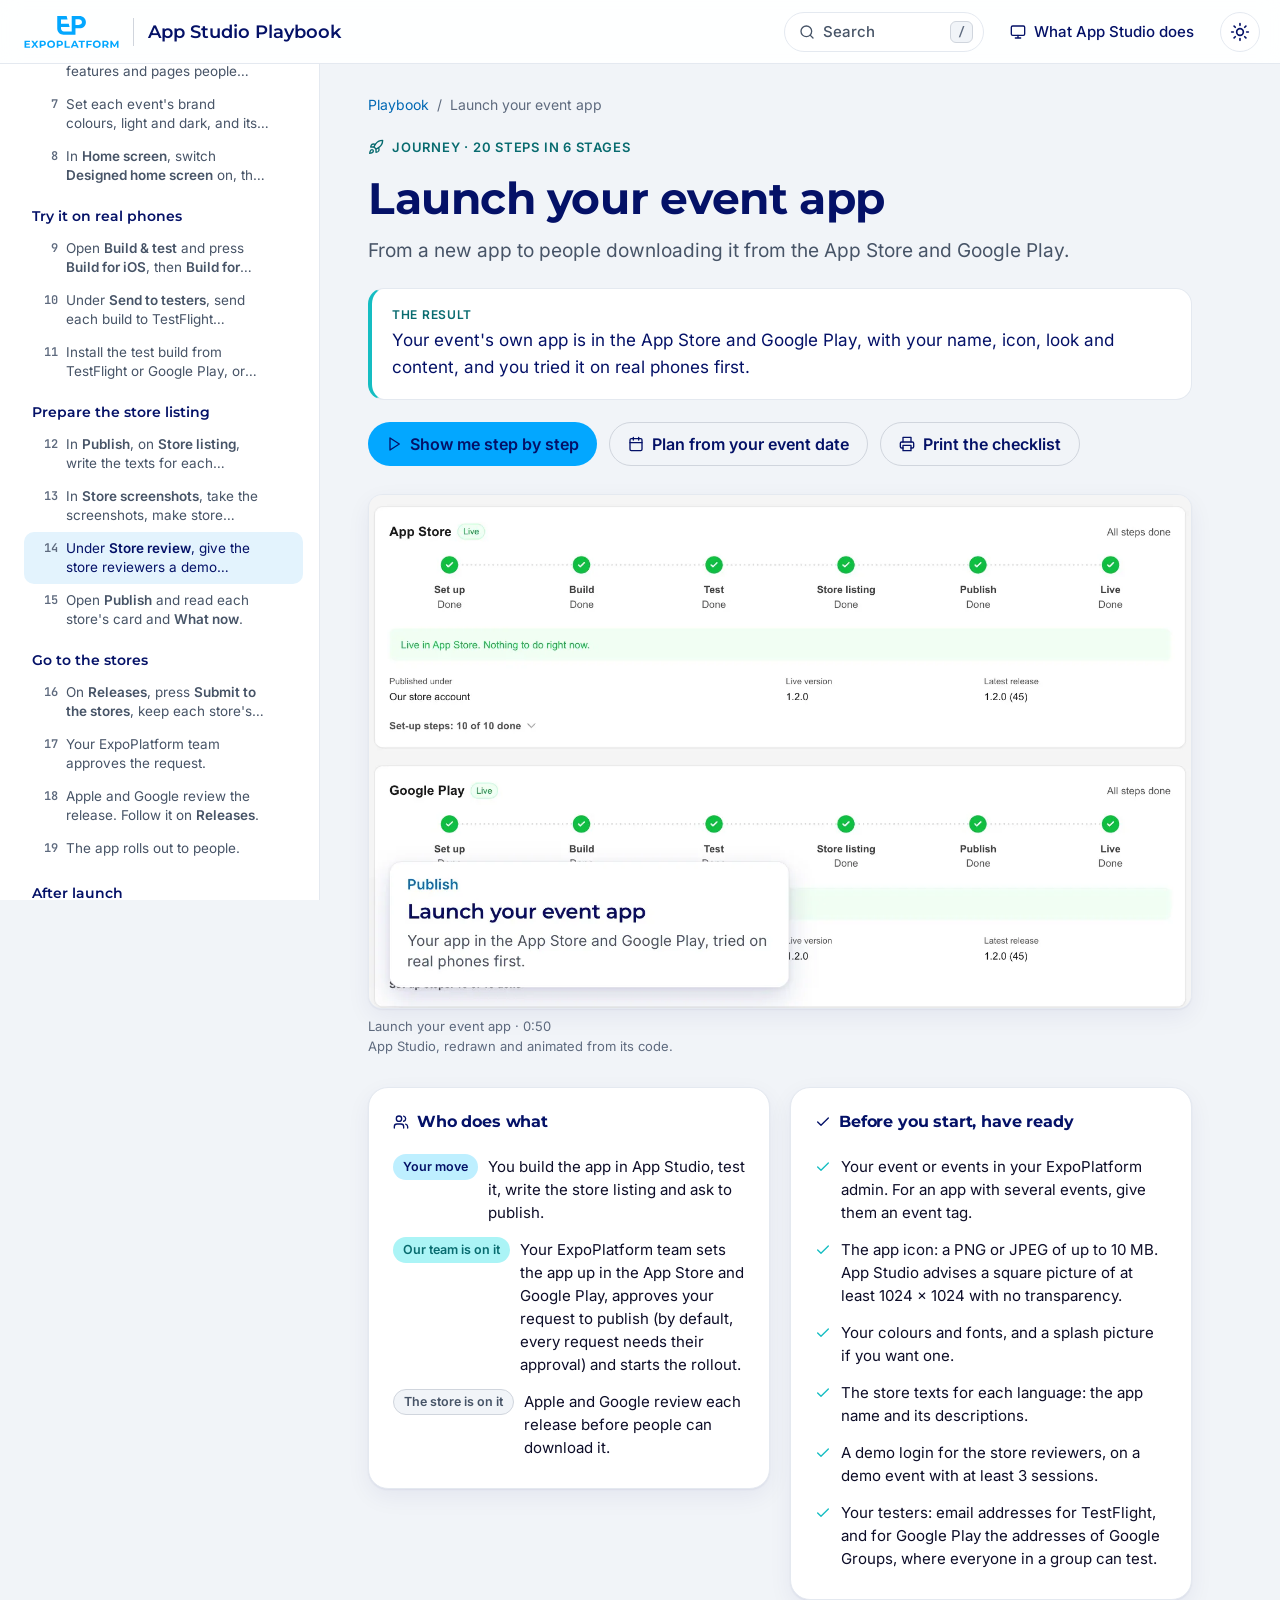
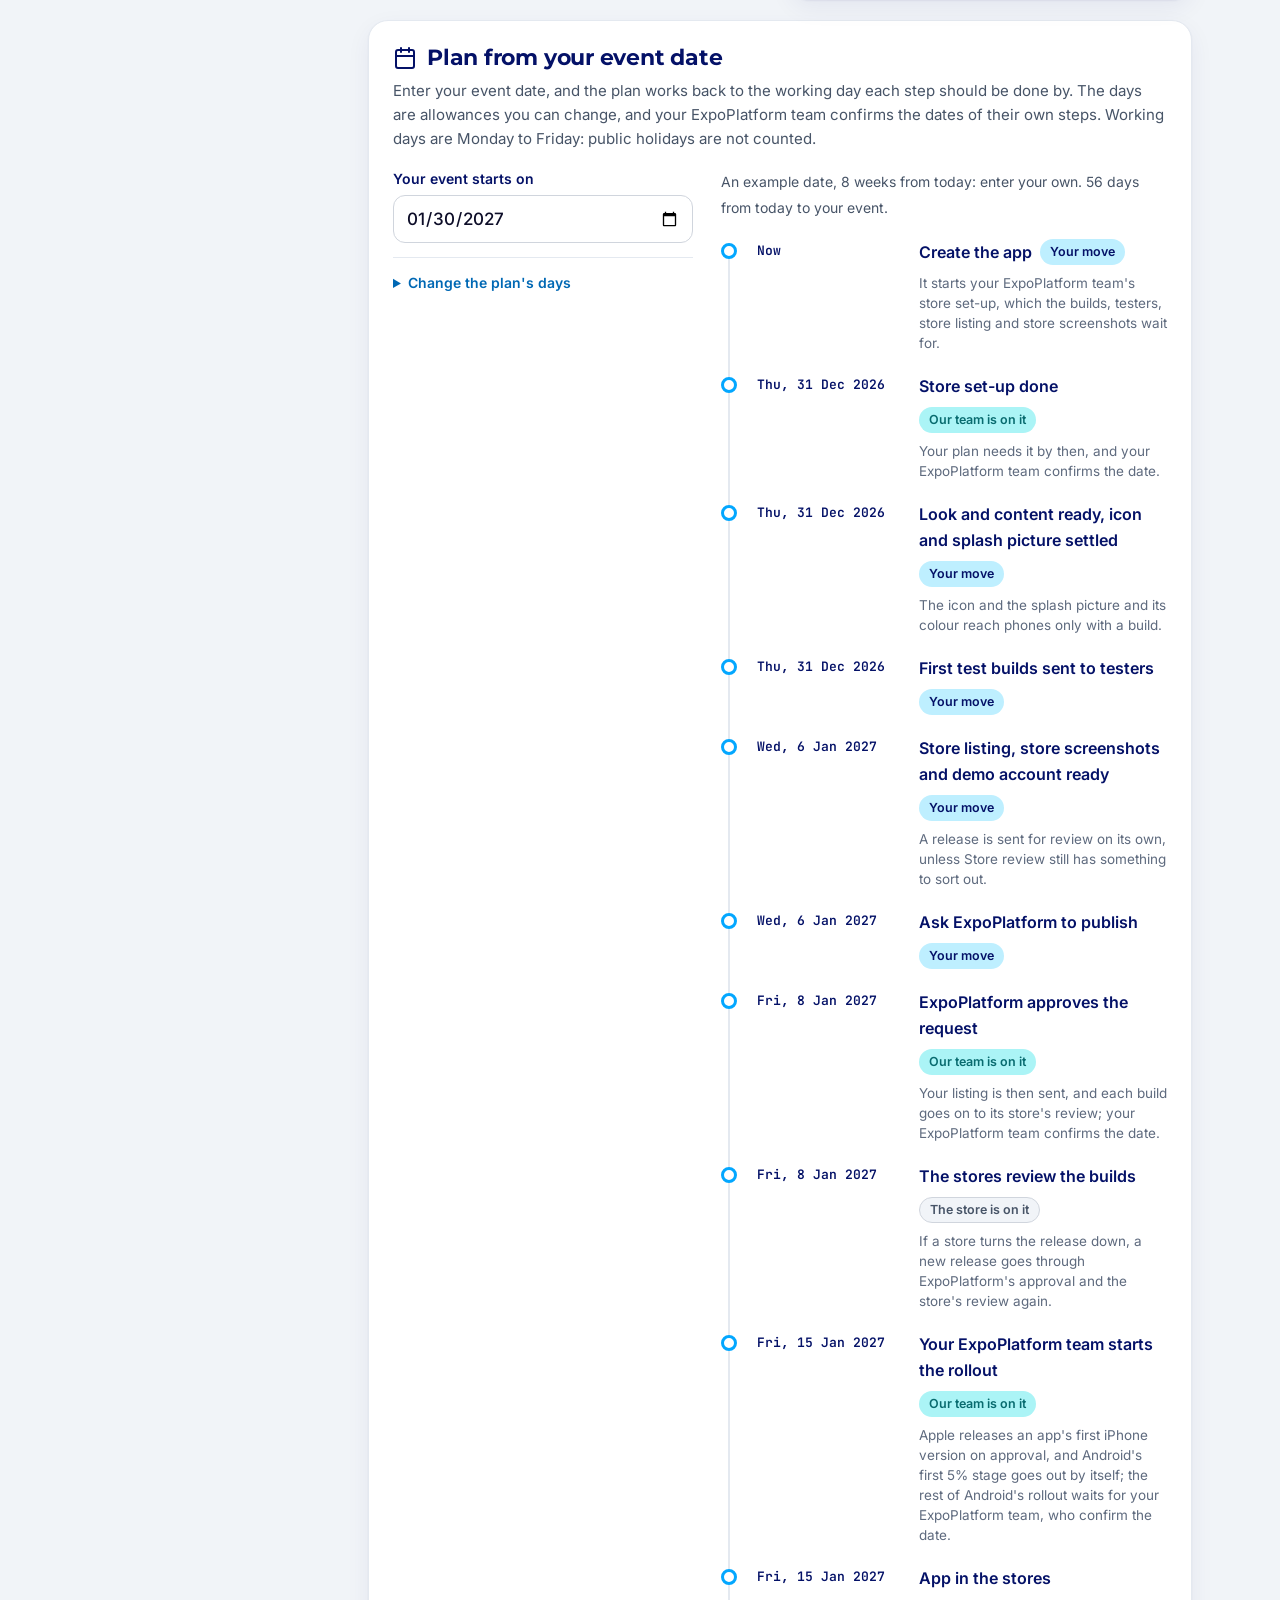
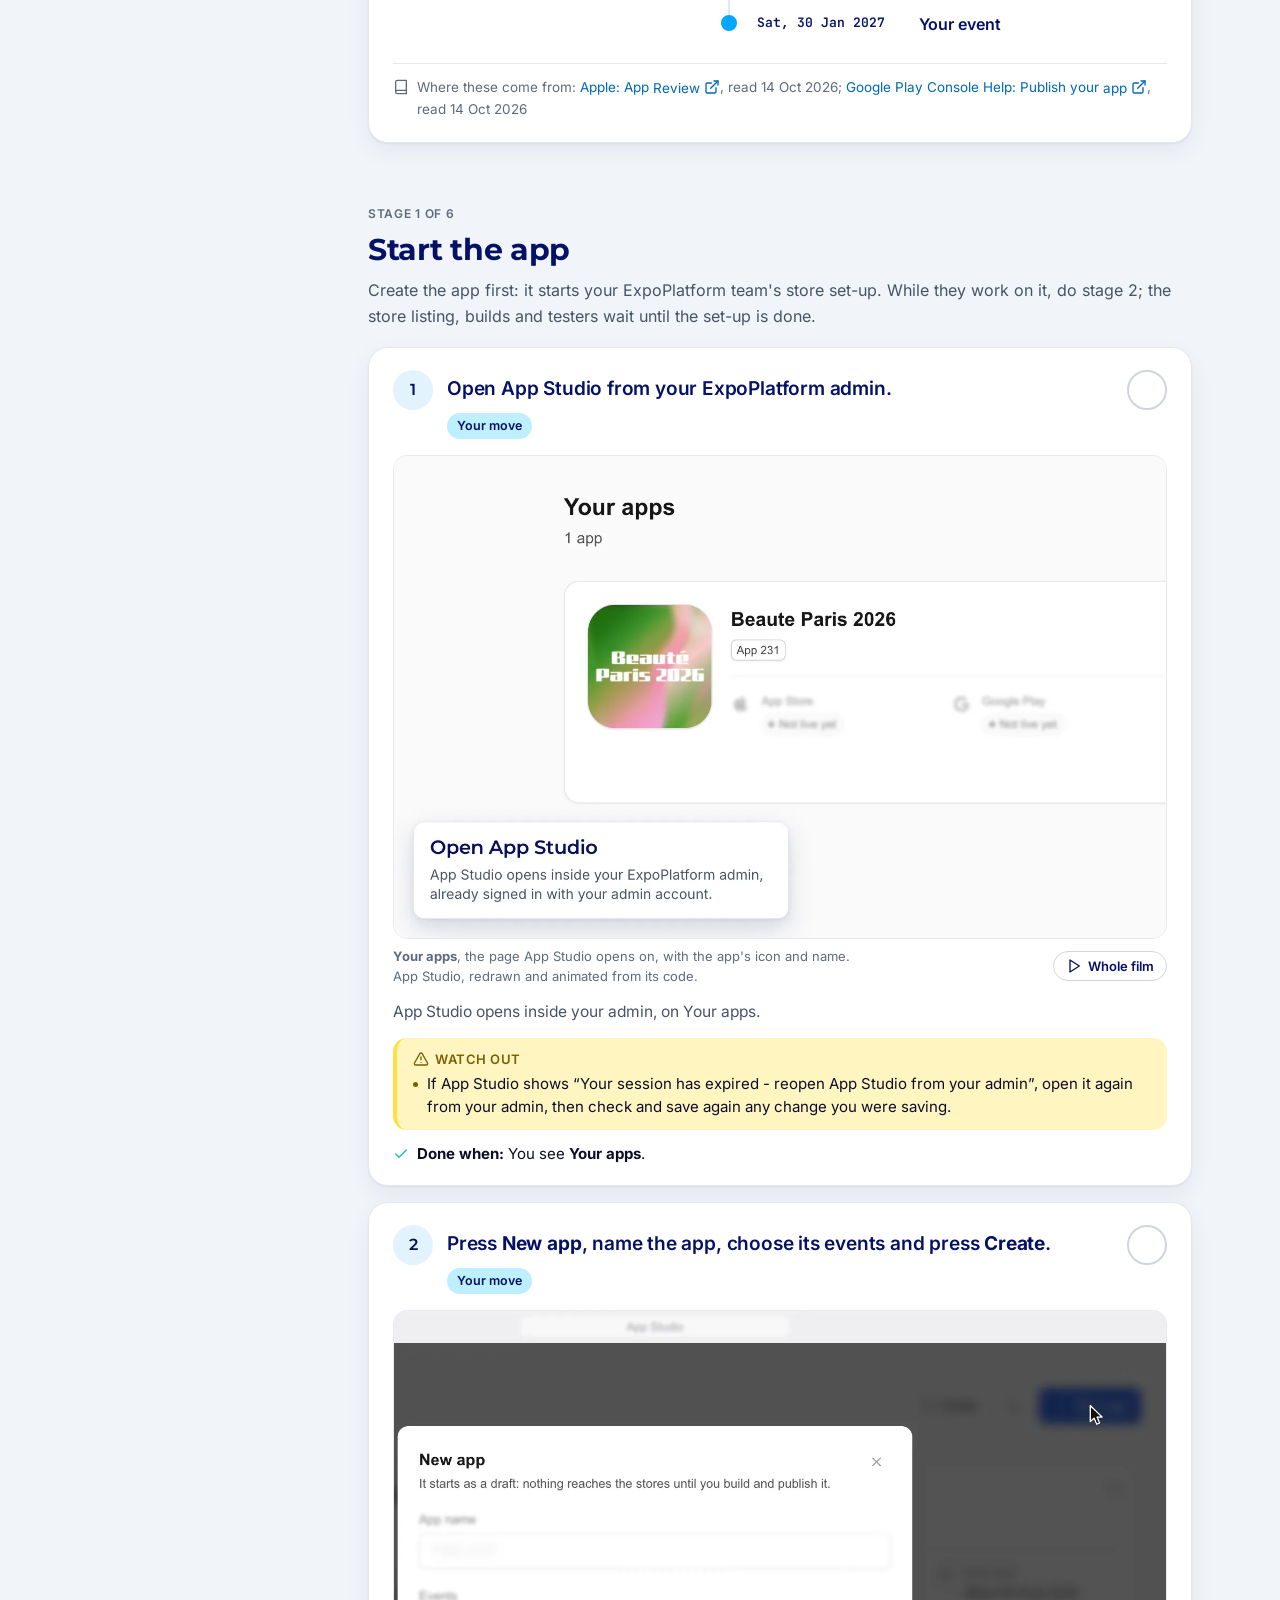
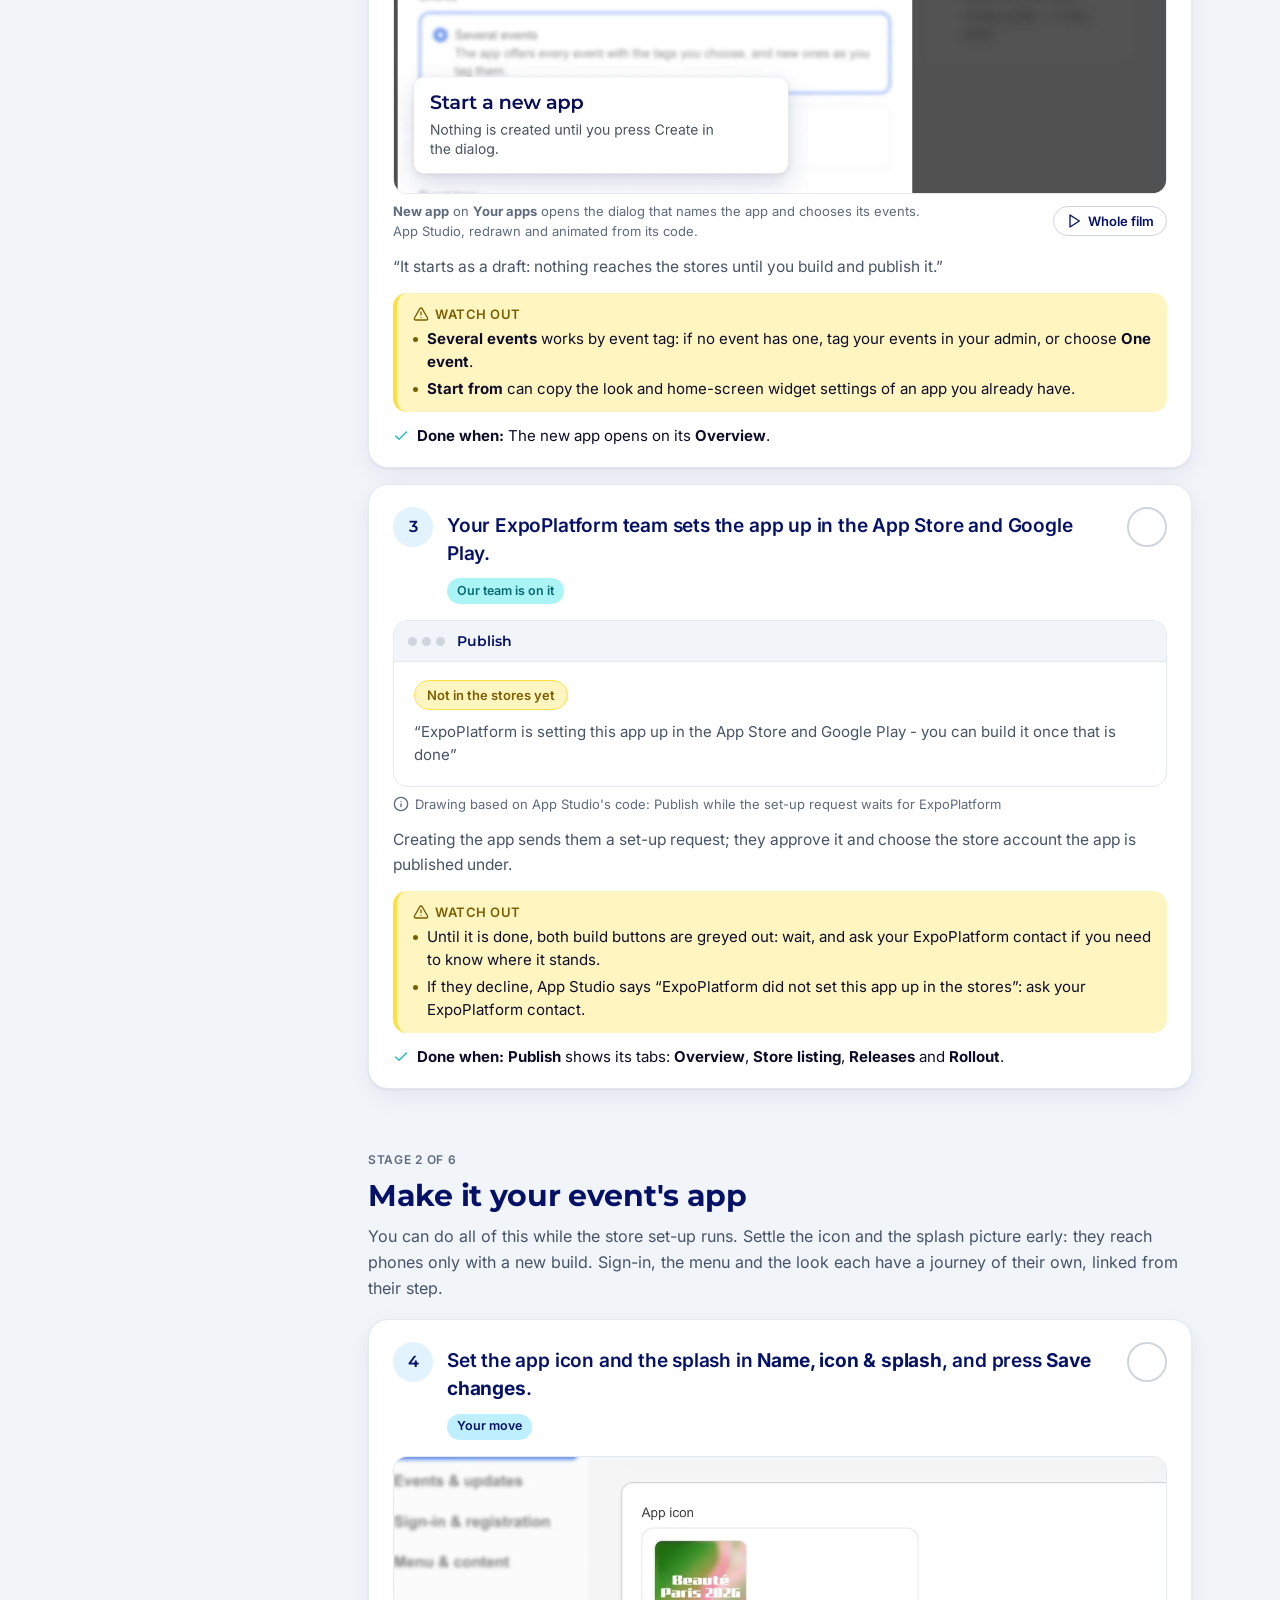
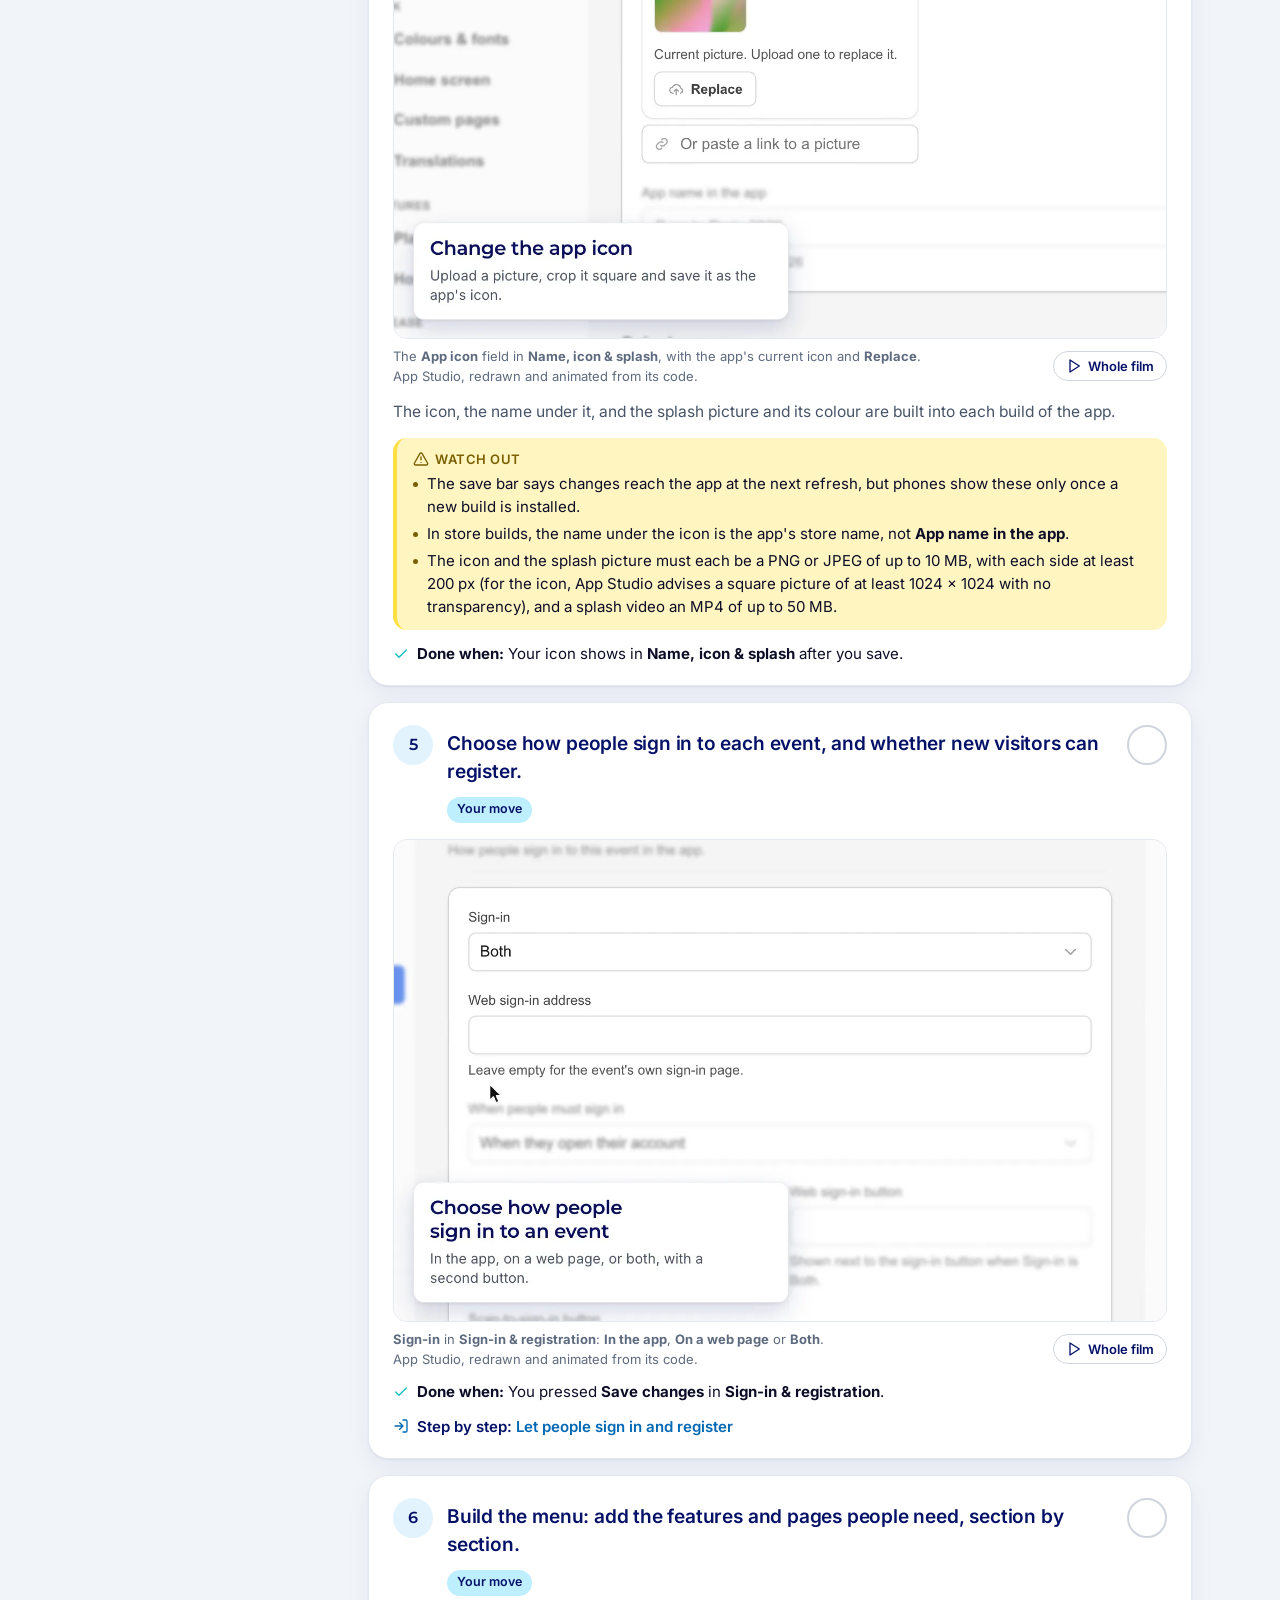
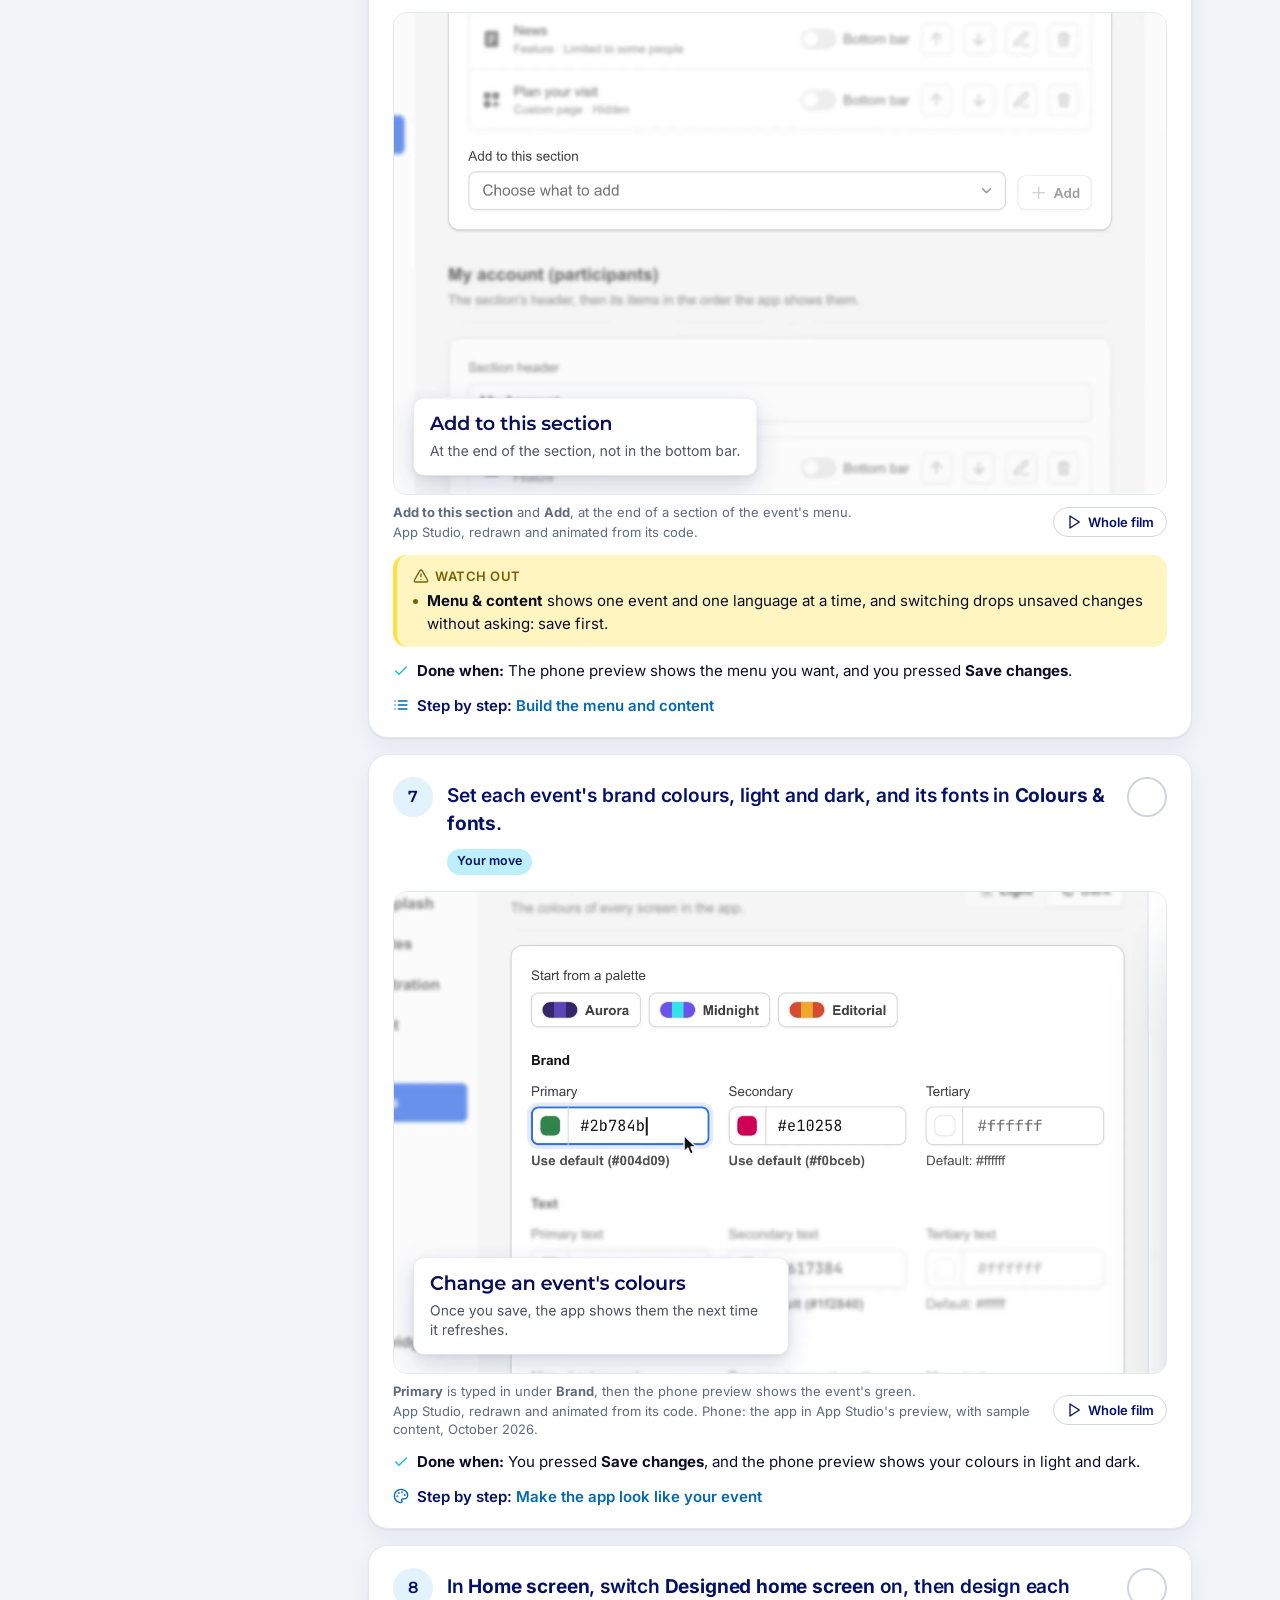
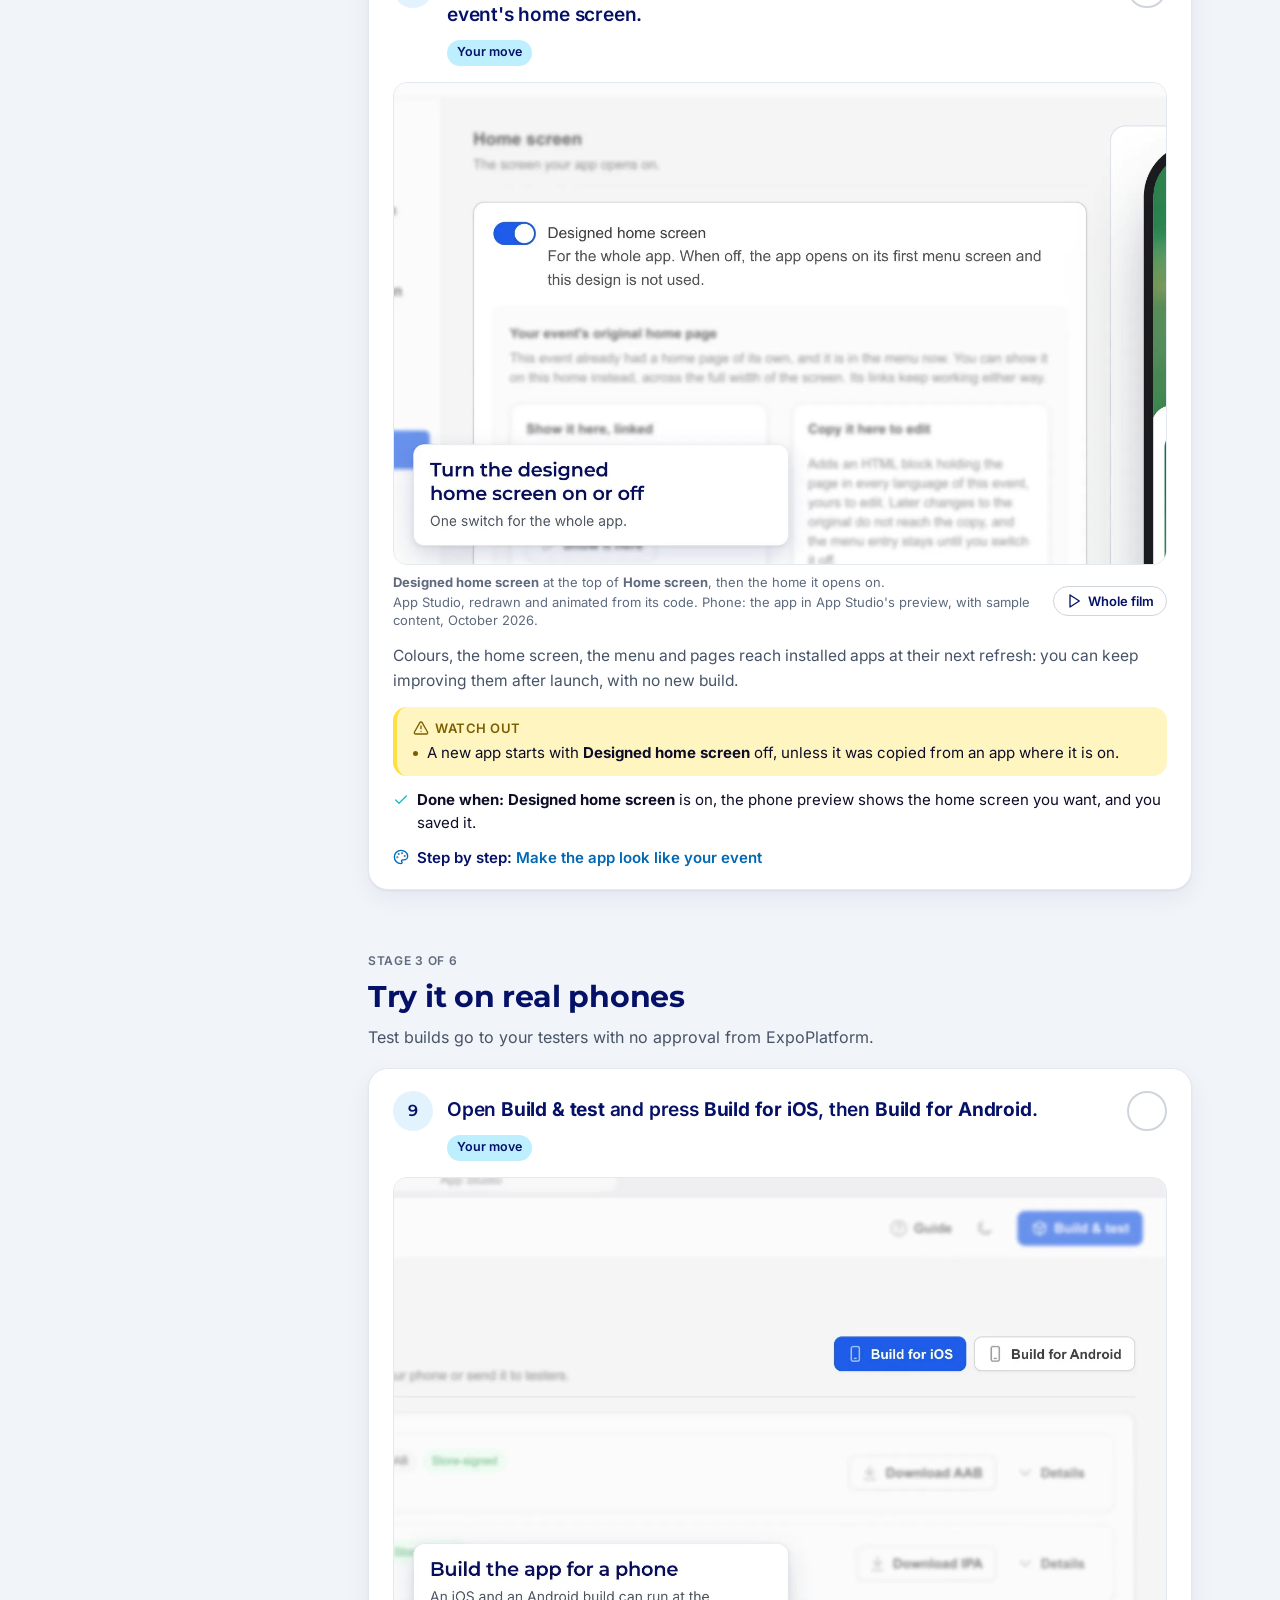
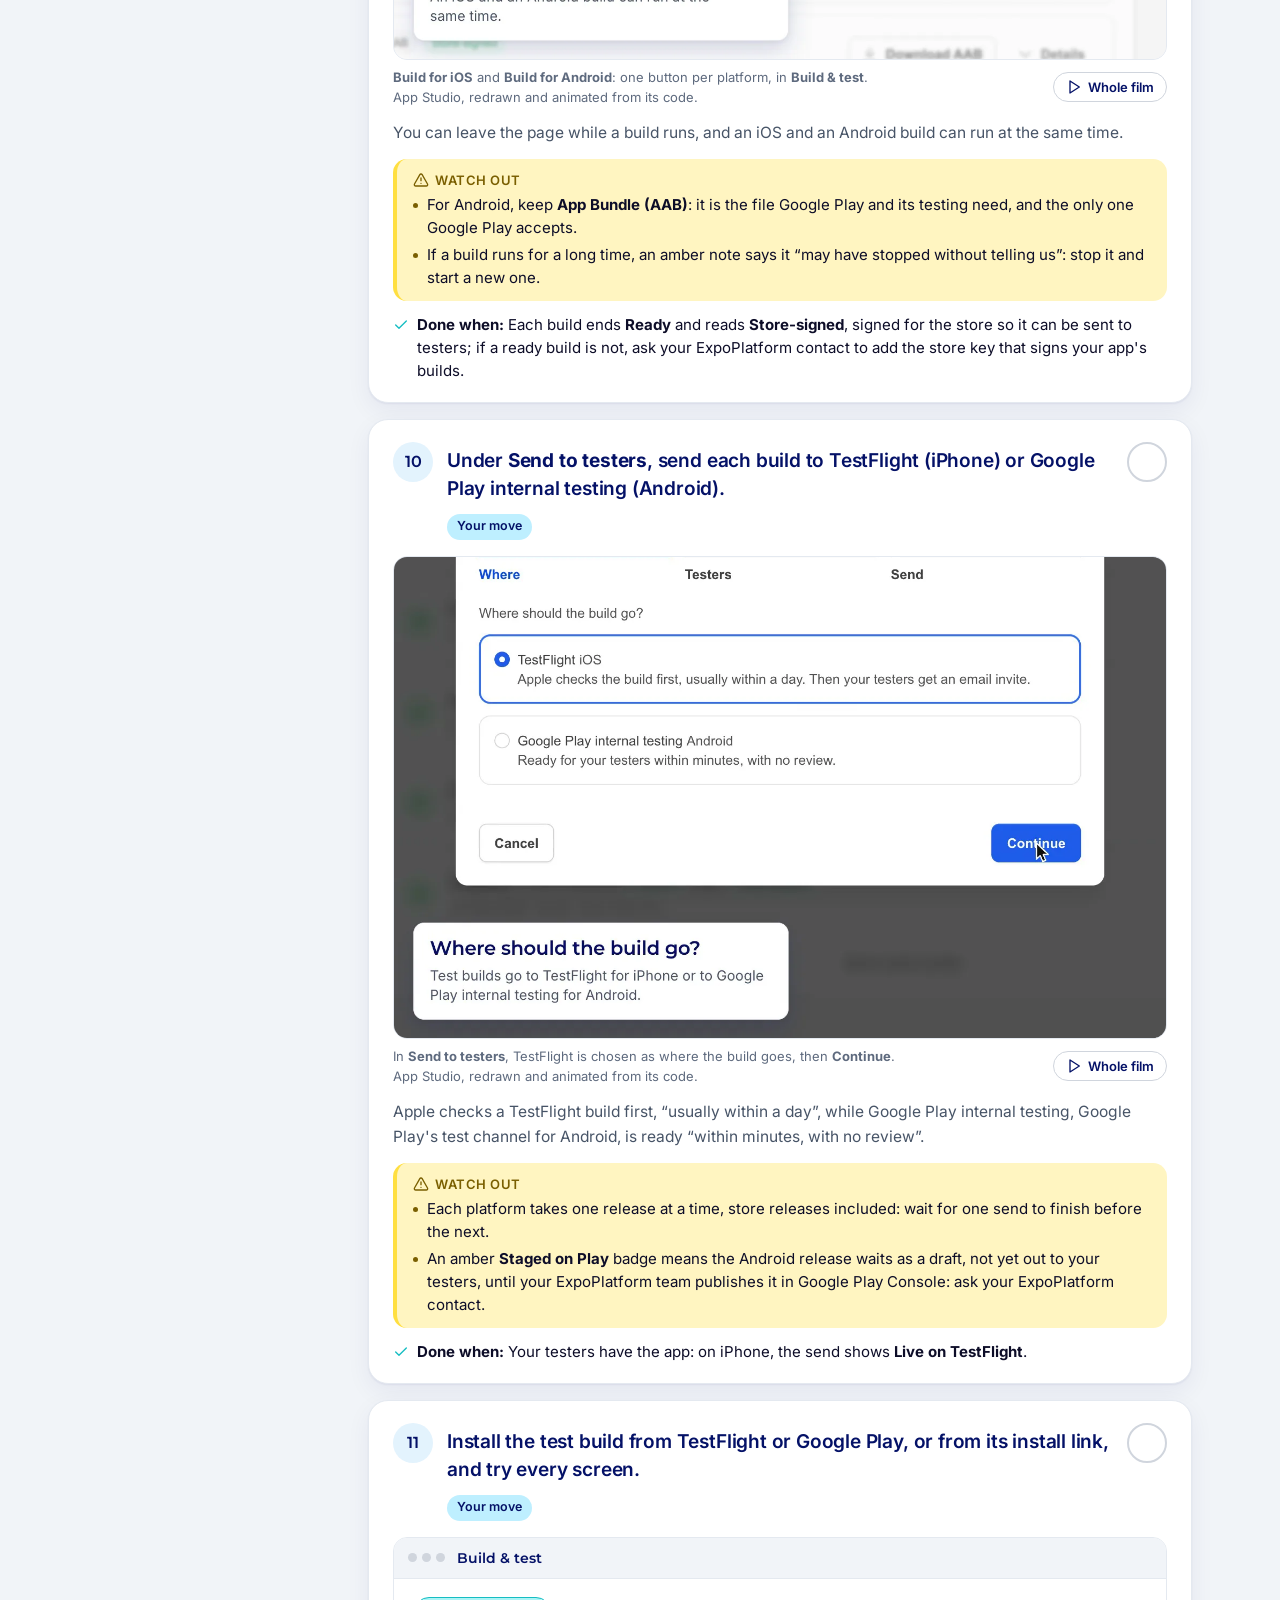
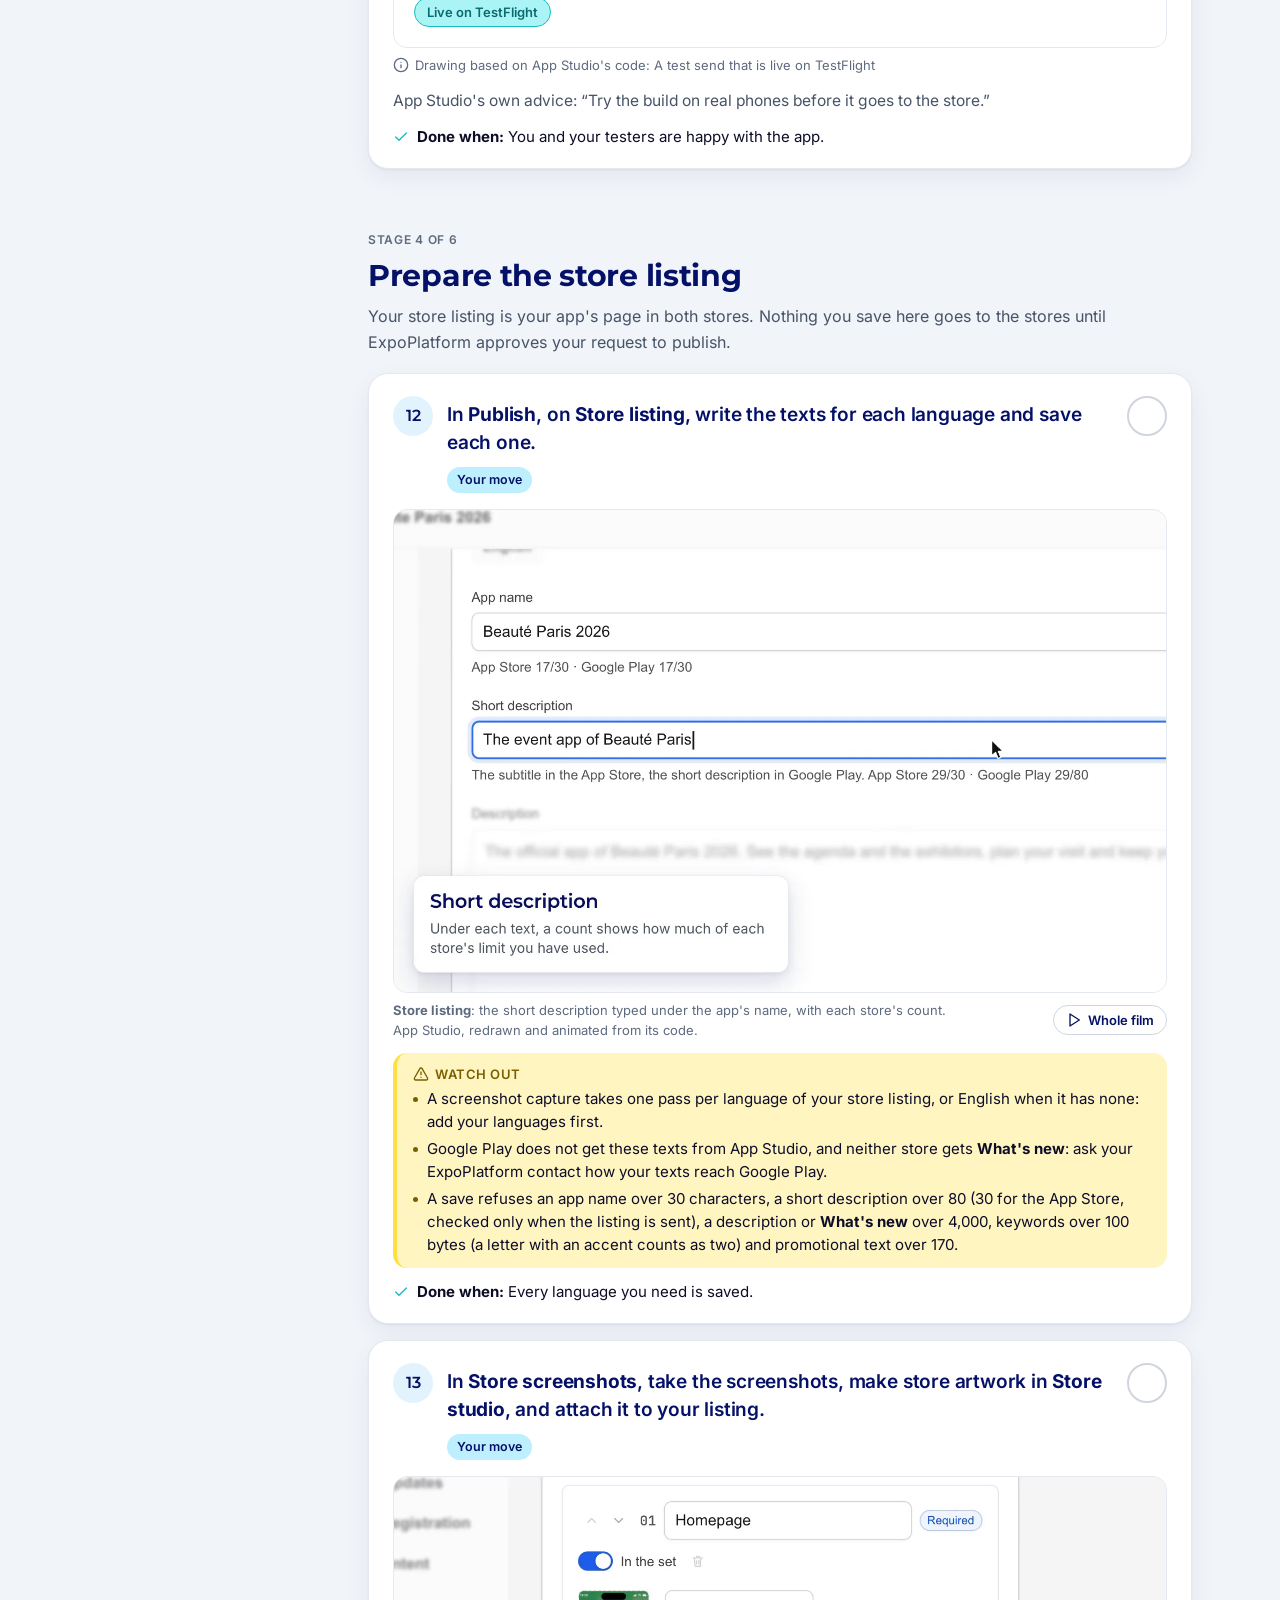
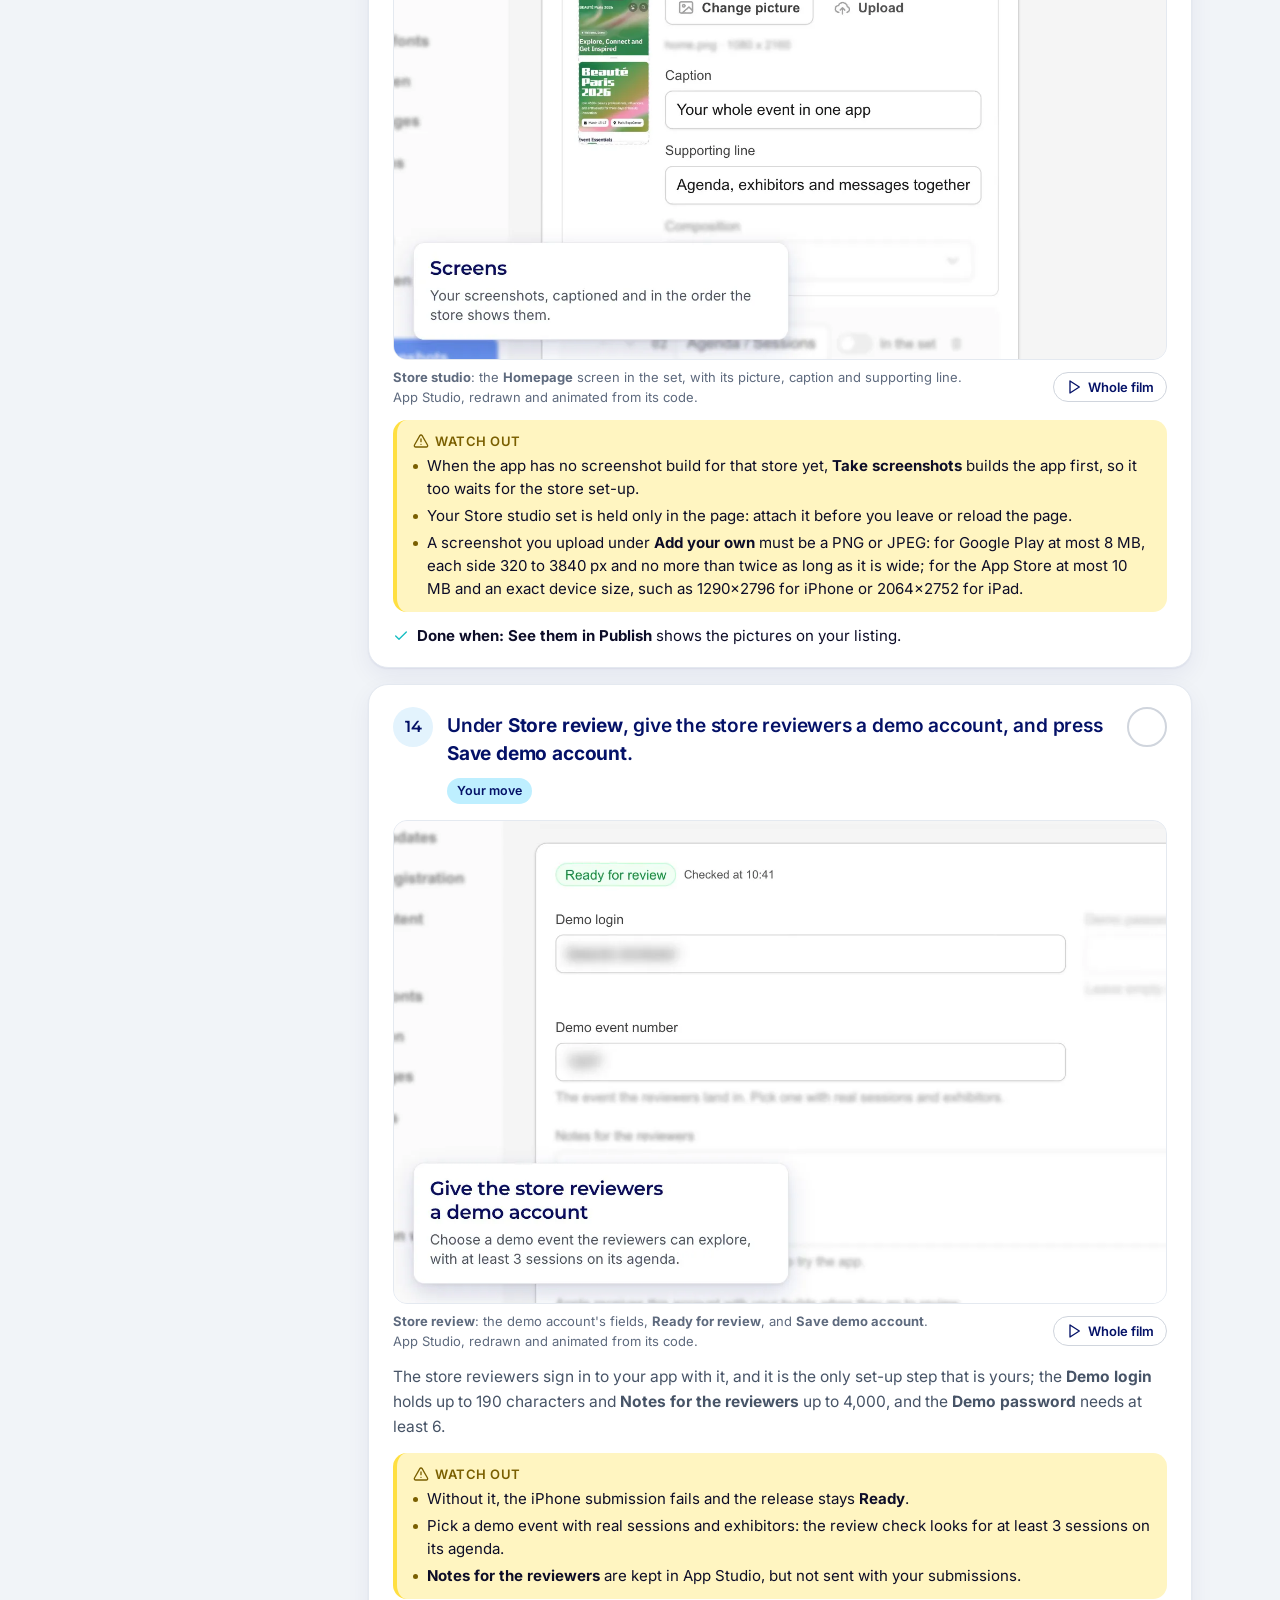
<file: launch/index.html>
<!doctype html><html lang="en"><head><meta charset="utf-8"><meta name="viewport" content="width=device-width, initial-scale=1"><meta name="robots" content="noindex, nofollow"><title>Launch your event app · App Studio Playbook</title><meta name="description" content="From a new app to people downloading it from the App Store and Google Play."><link rel="icon" href="../assets/favicon.svg" type="image/svg+xml"><link rel="stylesheet" href="../assets/fonts.css"><link rel="stylesheet" href="../assets/playbook.css"><script>try{var t=localStorage.getItem('pb-theme');if(t)document.documentElement.setAttribute('data-theme',t)}catch(e){}</script></head><body class="pb-journey-page" data-journey="launch" data-steps="20" data-up="../"><a class="skip" href="#main">Skip to content</a><header class="pb-top"><a class="pb-brand" href="../index.html" aria-label="App Studio Playbook home"><span class="logo"><svg width="142" height="48" viewBox="0 0 142 48" fill="none" xmlns="http://www.w3.org/2000/svg">
<path fill-rule="evenodd" clip-rule="evenodd" d="M63.9588 0.00012207H49.864V18.9085C49.864 24.0756 54.0527 28.2643 59.2198 28.2643H77.2219V18.4091H82.8423C86.0634 18.4091 88.1625 17.6075 90.0354 15.9939C91.9237 14.367 92.8541 11.8208 92.8541 9.20461C92.8541 6.58753 91.9232 4.08429 90.0361 2.45803C88.1635 0.816192 86.064 0.00012207 82.8423 0.00012207H71.5734V23.1219H59.8349C57.445 23.1219 55.5077 21.1845 55.5077 18.7946V16.5139H68.4243L67.0709 11.5821H55.5077V5.14251L65.324 5.14251L63.9588 0.00012207ZM86.9465 9.20461C86.9465 10.3694 86.5332 11.3985 85.7176 12.1382C84.9004 12.8794 83.656 13.3509 81.9578 13.3509H77.2219V5.05828H81.9578C83.656 5.05828 84.9004 5.52981 85.7176 6.271C86.5332 7.01073 86.9465 8.03977 86.9465 9.20461Z" fill="#03A7FF"/>
<path d="M9.18131 45.8031V47.8142H0.796875V36.9856H8.98021V38.9966H3.28746V41.3479H8.31503V43.2971H3.28746V45.8031H9.18131Z" fill="#03A7FF"/>
<path d="M18.7521 47.8142L16.1377 44.0551L13.5698 47.8142H10.6925L14.6991 42.307L10.8936 36.9856H13.74L16.2305 40.4971L18.6747 36.9856H21.3819L17.6073 42.2142L21.6449 47.8142H18.7521Z" fill="#03A7FF"/>
<path d="M28.1734 36.9856C29.1325 36.9856 29.9627 37.1454 30.664 37.4651C31.3756 37.7848 31.9222 38.2386 32.3038 38.8264C32.6854 39.4143 32.8762 40.1104 32.8762 40.9148C32.8762 41.7089 32.6854 42.405 32.3038 43.0032C31.9222 43.591 31.3756 44.0448 30.664 44.3645C29.9627 44.6739 29.1325 44.8286 28.1734 44.8286H25.9923V47.8142H23.4862V36.9856H28.1734ZM28.0342 42.7866C28.7871 42.7866 29.3594 42.6268 29.7513 42.307C30.1432 41.977 30.3392 41.513 30.3392 40.9148C30.3392 40.3063 30.1432 39.8423 29.7513 39.5225C29.3594 39.1925 28.7871 39.0275 28.0342 39.0275H25.9923V42.7866H28.0342Z" fill="#03A7FF"/>
<path d="M40.6793 47.9998C39.5552 47.9998 38.5393 47.7575 37.6318 47.2727C36.7346 46.788 36.0281 46.1228 35.5125 45.2772C35.0072 44.4212 34.7545 43.4621 34.7545 42.3999C34.7545 41.3376 35.0072 40.3837 35.5125 39.538C36.0281 38.682 36.7346 38.0117 37.6318 37.527C38.5393 37.0423 39.5552 36.7999 40.6793 36.7999C41.8034 36.7999 42.8141 37.0423 43.7113 37.527C44.6085 38.0117 45.315 38.682 45.8306 39.538C46.3463 40.3837 46.6041 41.3376 46.6041 42.3999C46.6041 43.4621 46.3463 44.4212 45.8306 45.2772C45.315 46.1228 44.6085 46.788 43.7113 47.2727C42.8141 47.7575 41.8034 47.9998 40.6793 47.9998ZM40.6793 45.865C41.3187 45.865 41.8962 45.7206 42.4119 45.4319C42.9275 45.1328 43.3297 44.7203 43.6185 44.1943C43.9176 43.6684 44.0671 43.0702 44.0671 42.3999C44.0671 41.7295 43.9176 41.1314 43.6185 40.6054C43.3297 40.0794 42.9275 39.6721 42.4119 39.3833C41.8962 39.0842 41.3187 38.9347 40.6793 38.9347C40.0399 38.9347 39.4624 39.0842 38.9467 39.3833C38.4311 39.6721 38.0237 40.0794 37.7246 40.6054C37.4359 41.1314 37.2915 41.7295 37.2915 42.3999C37.2915 43.0702 37.4359 43.6684 37.7246 44.1943C38.0237 44.7203 38.4311 45.1328 38.9467 45.4319C39.4624 45.7206 40.0399 45.865 40.6793 45.865Z" fill="#03A7FF"/>
<path d="M53.7935 36.9856C54.7526 36.9856 55.5828 37.1454 56.2841 37.4651C56.9957 37.7848 57.5423 38.2386 57.9238 38.8264C58.3054 39.4143 58.4962 40.1104 58.4962 40.9148C58.4962 41.7089 58.3054 42.405 57.9238 43.0032C57.5423 43.591 56.9957 44.0448 56.2841 44.3645C55.5828 44.6739 54.7526 44.8286 53.7935 44.8286H51.6123V47.8142H49.1063V36.9856H53.7935ZM53.6543 42.7866C54.4071 42.7866 54.9795 42.6268 55.3714 42.307C55.7633 41.977 55.9592 41.513 55.9592 40.9148C55.9592 40.3063 55.7633 39.8423 55.3714 39.5225C54.9795 39.1925 54.4071 39.0275 53.6543 39.0275H51.6123V42.7866H53.6543Z" fill="#03A7FF"/>
<path d="M60.9041 36.9856H63.4102V45.7722H68.84V47.8142H60.9041V36.9856Z" fill="#03A7FF"/>
<path d="M78.5644 45.4938H73.5369L72.5778 47.8142H70.0098L74.8363 36.9856H77.3114L82.1533 47.8142H79.5235L78.5644 45.4938ZM77.7755 43.591L76.0584 39.4452L74.3413 43.591H77.7755Z" fill="#03A7FF"/>
<path d="M85.3531 39.0275H81.888V36.9856H91.3243V39.0275H87.8592V47.8142H85.3531V39.0275Z" fill="#03A7FF"/>
<path d="M96.0392 38.9966V41.8584H101.051V43.8695H96.0392V47.8142H93.5332V36.9856H101.717V38.9966H96.0392Z" fill="#03A7FF"/>
<path d="M109.17 47.9998C108.046 47.9998 107.03 47.7575 106.123 47.2727C105.226 46.788 104.519 46.1228 104.003 45.2772C103.498 44.4212 103.245 43.4621 103.245 42.3999C103.245 41.3376 103.498 40.3837 104.003 39.538C104.519 38.682 105.226 38.0117 106.123 37.527C107.03 37.0423 108.046 36.7999 109.17 36.7999C110.294 36.7999 111.305 37.0423 112.202 37.527C113.099 38.0117 113.806 38.682 114.322 39.538C114.837 40.3837 115.095 41.3376 115.095 42.3999C115.095 43.4621 114.837 44.4212 114.322 45.2772C113.806 46.1228 113.099 46.788 112.202 47.2727C111.305 47.7575 110.294 47.9998 109.17 47.9998ZM109.17 45.865C109.81 45.865 110.387 45.7206 110.903 45.4319C111.418 45.1328 111.821 44.7203 112.109 44.1943C112.409 43.6684 112.558 43.0702 112.558 42.3999C112.558 41.7295 112.409 41.1314 112.109 40.6054C111.821 40.0794 111.418 39.6721 110.903 39.3833C110.387 39.0842 109.81 38.9347 109.17 38.9347C108.531 38.9347 107.953 39.0842 107.438 39.3833C106.922 39.6721 106.515 40.0794 106.216 40.6054C105.927 41.1314 105.782 41.7295 105.782 42.3999C105.782 43.0702 105.927 43.6684 106.216 44.1943C106.515 44.7203 106.922 45.1328 107.438 45.4319C107.953 45.7206 108.531 45.865 109.17 45.865Z" fill="#03A7FF"/>
<path d="M124.497 47.8142L122.408 44.7976H120.103V47.8142H117.597V36.9856H122.284C123.244 36.9856 124.074 37.1454 124.775 37.4651C125.487 37.7848 126.033 38.2386 126.415 38.8264C126.796 39.4143 126.987 40.1104 126.987 40.9148C126.987 41.7192 126.791 42.4153 126.399 43.0032C126.018 43.5807 125.471 44.0242 124.76 44.3335L127.188 47.8142H124.497ZM124.45 40.9148C124.45 40.3063 124.254 39.8423 123.862 39.5225C123.47 39.1925 122.898 39.0275 122.145 39.0275H120.103V42.8021H122.145C122.898 42.8021 123.47 42.6371 123.862 42.307C124.254 41.977 124.45 41.513 124.45 40.9148Z" fill="#03A7FF"/>
<path d="M139.446 47.8142L139.43 41.317L136.243 46.6694H135.114L131.943 41.4562V47.8142H129.591V36.9856H131.664L135.717 43.7148L139.708 36.9856H141.766L141.797 47.8142H139.446Z" fill="#03A7FF"/>
</svg>
</span><span class="divider"></span><span class="product">App Studio Playbook</span></a><span class="pb-flex"></span><button class="pb-search-btn" type="button" data-search aria-label="Search the playbook"><svg class="i s16" viewBox="0 0 24 24" aria-hidden="true"><circle cx="11" cy="11" r="8"/><path d="m21 21-4.3-4.3"/></svg><span>Search</span><kbd>/</kbd></button><a class="pb-toplink pb-studio-link" href="../app-studio/index.html"><svg class="i s16" viewBox="0 0 24 24" aria-hidden="true"><rect width="20" height="14" x="2" y="3" rx="2"/><path d="M8 21h8M12 17v4"/></svg><span>What App Studio does</span></a><button class="pb-theme" type="button" aria-label="Switch between light and dark"><svg class="i sun" viewBox="0 0 24 24" aria-hidden="true"><circle cx="12" cy="12" r="4"/><path d="M12 2v2M12 20v2M4.93 4.93l1.41 1.41M17.66 17.66l1.41 1.41M2 12h2M20 12h2M6.34 17.66l-1.41 1.41M19.07 4.93l-1.41 1.41"/></svg><svg class="i moon" viewBox="0 0 24 24" aria-hidden="true"><path d="M12 3a6 6 0 0 0 9 9 9 9 0 1 1-9-9Z"/></svg></button></header><div class="pb-journey"><aside class="pb-outline" aria-label="Steps"><div class="ol-progress"><span class="ol-pc">0 of 20 steps done</span><span class="ol-bar"><span></span></span></div><ol class="ol-stages"><li class="ol-stage"><a href="#stage-start">Start the app</a><ol><li><a href="#step-open" data-step="open"><span class="ol-n">1</span><span class="ol-t">Open App Studio from your ExpoPlatform admin.</span><span class="ol-c"><svg class="i s16" viewBox="0 0 24 24" aria-hidden="true"><path d="M20 6 9 17l-5-5"/></svg></span></a></li><li><a href="#step-create" data-step="create"><span class="ol-n">2</span><span class="ol-t">Press <strong>New app</strong>, name the app, choose its events and press <strong>Create</strong>.</span><span class="ol-c"><svg class="i s16" viewBox="0 0 24 24" aria-hidden="true"><path d="M20 6 9 17l-5-5"/></svg></span></a></li><li><a href="#step-setup" data-step="setup"><span class="ol-n">3</span><span class="ol-t">Your ExpoPlatform team sets the app up in the App Store and Google Play.</span><span class="ol-c"><svg class="i s16" viewBox="0 0 24 24" aria-hidden="true"><path d="M20 6 9 17l-5-5"/></svg></span></a></li></ol></li><li class="ol-stage"><a href="#stage-make">Make it your event's app</a><ol><li><a href="#step-identity" data-step="identity"><span class="ol-n">4</span><span class="ol-t">Set the app icon and the splash in <strong>Name, icon &amp; splash</strong>, and press <strong>Save changes</strong>.</span><span class="ol-c"><svg class="i s16" viewBox="0 0 24 24" aria-hidden="true"><path d="M20 6 9 17l-5-5"/></svg></span></a></li><li><a href="#step-signin" data-step="signin"><span class="ol-n">5</span><span class="ol-t">Choose how people sign in to each event, and whether new visitors can register.</span><span class="ol-c"><svg class="i s16" viewBox="0 0 24 24" aria-hidden="true"><path d="M20 6 9 17l-5-5"/></svg></span></a></li><li><a href="#step-menu" data-step="menu"><span class="ol-n">6</span><span class="ol-t">Build the menu: add the features and pages people need, section by section.</span><span class="ol-c"><svg class="i s16" viewBox="0 0 24 24" aria-hidden="true"><path d="M20 6 9 17l-5-5"/></svg></span></a></li><li><a href="#step-design" data-step="design"><span class="ol-n">7</span><span class="ol-t">Set each event's brand colours, light and dark, and its fonts in <strong>Colours &amp; fonts</strong>.</span><span class="ol-c"><svg class="i s16" viewBox="0 0 24 24" aria-hidden="true"><path d="M20 6 9 17l-5-5"/></svg></span></a></li><li><a href="#step-home" data-step="home"><span class="ol-n">8</span><span class="ol-t">In <strong>Home screen</strong>, switch <strong>Designed home screen</strong> on, then design each event's home screen.</span><span class="ol-c"><svg class="i s16" viewBox="0 0 24 24" aria-hidden="true"><path d="M20 6 9 17l-5-5"/></svg></span></a></li></ol></li><li class="ol-stage"><a href="#stage-test">Try it on real phones</a><ol><li><a href="#step-build" data-step="build"><span class="ol-n">9</span><span class="ol-t">Open <strong>Build &amp; test</strong> and press <strong>Build for iOS</strong>, then <strong>Build for Android</strong>.</span><span class="ol-c"><svg class="i s16" viewBox="0 0 24 24" aria-hidden="true"><path d="M20 6 9 17l-5-5"/></svg></span></a></li><li><a href="#step-testers" data-step="testers"><span class="ol-n">10</span><span class="ol-t">Under <strong>Send to testers</strong>, send each build to TestFlight (iPhone) or Google Play internal testing (Android).</span><span class="ol-c"><svg class="i s16" viewBox="0 0 24 24" aria-hidden="true"><path d="M20 6 9 17l-5-5"/></svg></span></a></li><li><a href="#step-try" data-step="try"><span class="ol-n">11</span><span class="ol-t">Install the test build from TestFlight or Google Play, or from its install link, and try every screen.</span><span class="ol-c"><svg class="i s16" viewBox="0 0 24 24" aria-hidden="true"><path d="M20 6 9 17l-5-5"/></svg></span></a></li></ol></li><li class="ol-stage"><a href="#stage-listing">Prepare the store listing</a><ol><li><a href="#step-texts" data-step="texts"><span class="ol-n">12</span><span class="ol-t">In <strong>Publish</strong>, on <strong>Store listing</strong>, write the texts for each language and save each one.</span><span class="ol-c"><svg class="i s16" viewBox="0 0 24 24" aria-hidden="true"><path d="M20 6 9 17l-5-5"/></svg></span></a></li><li><a href="#step-shots" data-step="shots"><span class="ol-n">13</span><span class="ol-t">In <strong>Store screenshots</strong>, take the screenshots, make store artwork in <strong>Store studio</strong>, and attach it to your listing.</span><span class="ol-c"><svg class="i s16" viewBox="0 0 24 24" aria-hidden="true"><path d="M20 6 9 17l-5-5"/></svg></span></a></li><li><a href="#step-demo" data-step="demo"><span class="ol-n">14</span><span class="ol-t">Under <strong>Store review</strong>, give the store reviewers a demo account, and press <strong>Save demo account</strong>.</span><span class="ol-c"><svg class="i s16" viewBox="0 0 24 24" aria-hidden="true"><path d="M20 6 9 17l-5-5"/></svg></span></a></li><li><a href="#step-check" data-step="check"><span class="ol-n">15</span><span class="ol-t">Open <strong>Publish</strong> and read each store's card and <strong>What now</strong>.</span><span class="ol-c"><svg class="i s16" viewBox="0 0 24 24" aria-hidden="true"><path d="M20 6 9 17l-5-5"/></svg></span></a></li></ol></li><li class="ol-stage"><a href="#stage-stores">Go to the stores</a><ol><li><a href="#step-submit" data-step="submit"><span class="ol-n">16</span><span class="ol-t">On <strong>Releases</strong>, press <strong>Submit to the stores</strong>, keep each store's newest build, and press <strong>Submit</strong>.</span><span class="ol-c"><svg class="i s16" viewBox="0 0 24 24" aria-hidden="true"><path d="M20 6 9 17l-5-5"/></svg></span></a></li><li><a href="#step-approve" data-step="approve"><span class="ol-n">17</span><span class="ol-t">Your ExpoPlatform team approves the request.</span><span class="ol-c"><svg class="i s16" viewBox="0 0 24 24" aria-hidden="true"><path d="M20 6 9 17l-5-5"/></svg></span></a></li><li><a href="#step-review" data-step="review"><span class="ol-n">18</span><span class="ol-t">Apple and Google review the release. Follow it on <strong>Releases</strong>.</span><span class="ol-c"><svg class="i s16" viewBox="0 0 24 24" aria-hidden="true"><path d="M20 6 9 17l-5-5"/></svg></span></a></li><li><a href="#step-rollout" data-step="rollout"><span class="ol-n">19</span><span class="ol-t">The app rolls out to people.</span><span class="ol-c"><svg class="i s16" viewBox="0 0 24 24" aria-hidden="true"><path d="M20 6 9 17l-5-5"/></svg></span></a></li></ol></li><li class="ol-stage"><a href="#stage-after">After launch</a><ol><li><a href="#step-changes" data-step="changes"><span class="ol-n">20</span><span class="ol-t">Keep improving the app: save, and installed apps pick it up.</span><span class="ol-c"><svg class="i s16" viewBox="0 0 24 24" aria-hidden="true"><path d="M20 6 9 17l-5-5"/></svg></span></a></li></ol></li></ol><a class="ol-sym" href="#help"><svg class="i s16" viewBox="0 0 24 24" aria-hidden="true"><circle cx="12" cy="12" r="10"/><path d="m4.93 4.93 4.24 4.24M14.83 9.17l4.24-4.24M14.83 14.83l4.24 4.24M9.17 14.83l-4.24 4.24"/><circle cx="12" cy="12" r="4"/></svg> Something's wrong?</a></aside><main id="main" class="pb-main">
<nav class="crumbs" aria-label="Breadcrumb"><a href="../index.html">Playbook</a><span>/</span><span>Launch your event app</span></nav>
<header class="pb-jhead" id="top"><span class="eyebrow"><svg class="i s16" viewBox="0 0 24 24" aria-hidden="true"><path d="M4.5 16.5c-1.5 1.26-2 5-2 5s3.74-.5 5-2c.71-.84.7-2.13-.09-2.91a2.18 2.18 0 0 0-2.91-.09z"/><path d="m12 15-3-3a22 22 0 0 1 2-3.95A12.88 12.88 0 0 1 22 2c0 2.72-.78 7.5-6 11a22.35 22.35 0 0 1-4 2z"/><path d="M9 12H4s.55-3.03 2-4c1.62-1.08 5 0 5 0M12 15v5s3.03-.55 4-2c1.08-1.62 0-5 0-5"/></svg> Journey · 20 steps in 6 stages</span><h1>Launch your event app</h1><p class="lead">From a new app to people downloading it from the App Store and Google Play.</p><div class="pb-outcome"><span class="oc-k">The result</span><p>Your event's own app is in the App Store and Google Play, with your name, icon, look and content, and you tried it on real phones first.</p></div><div class="pb-cta"><button class="btn-primary" type="button" data-play="0"><svg class="i s16" viewBox="0 0 24 24" aria-hidden="true"><polygon points="6 3 20 12 6 21 6 3"/></svg> Show me step by step</button><a class="btn-ghost" href="#plan"><svg class="i s16" viewBox="0 0 24 24" aria-hidden="true"><rect width="18" height="18" x="3" y="4" rx="2"/><path d="M16 2v4M8 2v4M3 10h18"/></svg> Plan from your event date</a><button class="btn-ghost" type="button" data-print><svg class="i s16" viewBox="0 0 24 24" aria-hidden="true"><path d="M6 9V2h12v7"/><path d="M6 18H4a2 2 0 0 1-2-2v-5a2 2 0 0 1 2-2h16a2 2 0 0 1 2 2v5a2 2 0 0 1-2 2h-2"/><rect x="6" y="14" width="12" height="8"/></svg> Print the checklist</button></div></header>
<div class="pb-film"><figure class="vis vis-film film-outcome" data-film="launch" data-name="Launch your event app" data-src-light="../films/launch-light.mp4" data-src-dark="../films/launch-dark.mp4"><div class="vis-frame film" style="aspect-ratio:1440 / 900"><img class="shot-light" src="../films/launch-light.webp" alt="" loading="lazy" width="1440" height="900"><img class="shot-dark" src="../films/launch-dark.webp" alt="" loading="lazy" width="1440" height="900"><video muted playsinline preload="none" width="1440" height="900" aria-label="Launch your event app"></video></div><figcaption><span class="film-cap"><span>Launch your event app · 0:50</span><span>App Studio, redrawn and animated from its code.</span></span><span class="film-ctl"><button class="film-btn" type="button" aria-label="Play: Launch your event app" title="Play"><svg class="i s16 i-play" viewBox="0 0 24 24" aria-hidden="true"><polygon points="6 3 20 12 6 21 6 3"/></svg><svg class="i s16 i-pause" viewBox="0 0 24 24" aria-hidden="true"><rect x="6" y="5" width="4" height="14" rx="1"/><rect x="14" y="5" width="4" height="14" rx="1"/></svg></button></span></figcaption></figure></div>
<div class="pb-two"><section class="pb-card" id="who-launch"><h2 class="h-small"><svg class="i s16" viewBox="0 0 24 24" aria-hidden="true"><path d="M16 21v-2a4 4 0 0 0-4-4H6a4 4 0 0 0-4 4v2"/><circle cx="9" cy="7" r="4"/><path d="M22 21v-2a4 4 0 0 0-3-3.87M16 3.13a4 4 0 0 1 0 7.75"/></svg> Who does what</h2><ul class="pb-who"><li id="who-launch-you"><span class="owner own-you">Your move</span><span>You build the app in App Studio, test it, write the store listing and ask to publish.</span></li><li id="who-launch-team"><span class="owner own-team">Our team is on it</span><span>Your ExpoPlatform team sets the app up in the App Store and Google Play, approves your request to publish (by default, every request needs their approval) and starts the rollout.</span></li><li id="who-launch-store"><span class="owner own-store">The store is on it</span><span>Apple and Google review each release before people can download it.</span></li></ul></section><section class="pb-card" id="before-launch"><h2 class="h-small"><svg class="i s16" viewBox="0 0 24 24" aria-hidden="true"><path d="M20 6 9 17l-5-5"/></svg> Before you start, have ready</h2><ul class="pb-before"><li id="before-launch-event-expoplatform-admin"><svg class="i s16" viewBox="0 0 24 24" aria-hidden="true"><path d="M20 6 9 17l-5-5"/></svg><span>Your event or events in your ExpoPlatform admin. For an app with several events, give them an event tag.</span></li><li id="before-launch-app-icon"><svg class="i s16" viewBox="0 0 24 24" aria-hidden="true"><path d="M20 6 9 17l-5-5"/></svg><span>The app icon: a PNG or JPEG of up to 10 MB. App Studio advises a square picture of at least 1024 × 1024 with no transparency.</span></li><li id="before-launch-colours-fonts-splash"><svg class="i s16" viewBox="0 0 24 24" aria-hidden="true"><path d="M20 6 9 17l-5-5"/></svg><span>Your colours and fonts, and a splash picture if you want one.</span></li><li id="before-launch-store-texts-language"><svg class="i s16" viewBox="0 0 24 24" aria-hidden="true"><path d="M20 6 9 17l-5-5"/></svg><span>The store texts for each language: the app name and its descriptions.</span></li><li id="before-launch-demo-login-store"><svg class="i s16" viewBox="0 0 24 24" aria-hidden="true"><path d="M20 6 9 17l-5-5"/></svg><span>A demo login for the store reviewers, on a demo event with at least 3 sessions.</span></li><li id="before-launch-testers"><svg class="i s16" viewBox="0 0 24 24" aria-hidden="true"><path d="M20 6 9 17l-5-5"/></svg><span>Your testers: email addresses for TestFlight, and for Google Play the addresses of Google Groups, where everyone in a group can test.</span></li></ul></section></div>
<section class="pb-card pb-planner" id="plan" aria-labelledby="plan-h"><div class="pl-head"><h2 id="plan-h"><svg class="i s24" viewBox="0 0 24 24" aria-hidden="true"><rect width="18" height="18" x="3" y="4" rx="2"/><path d="M16 2v4M8 2v4M3 10h18"/></svg> Plan from your event date</h2><p>Enter your event date, and the plan works back to the working day each step should be done by. The days are allowances you can change, and your ExpoPlatform team confirms the dates of their own steps. Working days are Monday to Friday: public holidays are not counted.</p></div><div class="pl-grid"><div class="pl-inputs"><label class="pl-in pl-event"><span class="pl-label">Your event starts on</span><input type="date" id="pl-event" data-key="event"></label><details class="pl-more"><summary>Change the plan's days</summary><label class="pl-in"><span class="pl-label">Days the app should be in the stores before the event</span><span class="pl-row"><input type="number" min="0" max="120" step="1" value="14" data-in="live"><span class="pl-unit">days</span></span><span class="pl-note pl-assume"><svg class="i s16" viewBox="0 0 24 24" aria-hidden="true"><circle cx="12" cy="12" r="10"/><path d="M12 16v-4M12 8h.01"/></svg><span>Your assumption: time for people to find and download the app before the event.</span></span></label><label class="pl-in"><span class="pl-label">Days allowed for the stores' review</span><span class="pl-row"><input type="number" min="0" max="120" step="1" value="7" data-in="review"><span class="pl-unit">days</span></span><span class="pl-note pl-sourced"><svg class="i s16" viewBox="0 0 24 24" aria-hidden="true"><path d="M4 19.5v-15A2.5 2.5 0 0 1 6.5 2H20v20H6.5a2.5 2.5 0 0 1 0-5H20"/></svg><span>Your allowance, based on the stores' published figures: Apple is “typically reviewing at least 50% of submissions in less than 24 hours and 90% in less than 48 hours”; for certain developer accounts, Google Play's review can take “up to seven days or longer in exceptional cases”. (<a href="https://developer.apple.com/distribute/app-review/" target="_blank" rel="noopener">Apple: App <span class="pb-nw">Review<svg class="i s16" viewBox="0 0 24 24" aria-hidden="true"><path d="M15 3h6v6"/><path d="M10 14 21 3"/><path d="M18 13v6a2 2 0 0 1-2 2H5a2 2 0 0 1-2-2V8a2 2 0 0 1 2-2h6"/></svg></span><span class="sr"> (opens in a new tab)</span></a>, read 14 Oct 2026; <a href="https://support.google.com/googleplay/android-developer/answer/9859751" target="_blank" rel="noopener">Google Play Console Help: Publish your <span class="pb-nw">app<svg class="i s16" viewBox="0 0 24 24" aria-hidden="true"><path d="M15 3h6v6"/><path d="M10 14 21 3"/><path d="M18 13v6a2 2 0 0 1-2 2H5a2 2 0 0 1-2-2V8a2 2 0 0 1 2-2h6"/></svg></span><span class="sr"> (opens in a new tab)</span></a>, read 14 Oct 2026)</span></span></label><label class="pl-in"><span class="pl-label">Working days allowed for ExpoPlatform's approval</span><span class="pl-row"><input type="number" min="0" max="120" step="1" value="2" data-in="approval"><span class="pl-unit">days</span></span><span class="pl-note pl-assume"><svg class="i s16" viewBox="0 0 24 24" aria-hidden="true"><circle cx="12" cy="12" r="10"/><path d="M12 16v-4M12 8h.01"/></svg><span>Your assumption: there is no published time, and your ExpoPlatform team confirms the date.</span></span></label><label class="pl-in"><span class="pl-label">Days of testing on real phones</span><span class="pl-row"><input type="number" min="0" max="120" step="1" value="5" data-in="testing"><span class="pl-unit">days</span></span><span class="pl-note pl-assume"><svg class="i s16" viewBox="0 0 24 24" aria-hidden="true"><circle cx="12" cy="12" r="10"/><path d="M12 16v-4M12 8h.01"/></svg><span>Your assumption: the plan adds a day before testing for Apple to check a TestFlight build, “usually within a day”.</span></span></label></details></div><ol class="pl-timeline" data-milestones="[{&quot;id&quot;:&quot;create&quot;,&quot;label&quot;:&quot;Create the app&quot;,&quot;step&quot;:&quot;create&quot;,&quot;date&quot;:&quot;now&quot;,&quot;owner&quot;:&quot;Your move&quot;,&quot;ocls&quot;:&quot;own-you&quot;,&quot;note&quot;:&quot;It starts your ExpoPlatform team's store set-up, which the builds, testers, store listing and store screenshots wait for.&quot;},{&quot;id&quot;:&quot;setup&quot;,&quot;label&quot;:&quot;Store set-up done&quot;,&quot;step&quot;:&quot;setup&quot;,&quot;date&quot;:{&quot;from&quot;:&quot;build&quot;},&quot;owner&quot;:&quot;Our team is on it&quot;,&quot;ocls&quot;:&quot;own-team&quot;,&quot;note&quot;:&quot;Your plan needs it by then, and your ExpoPlatform team confirms the date.&quot;},{&quot;id&quot;:&quot;ready&quot;,&quot;label&quot;:&quot;Look and content ready, icon and splash picture settled&quot;,&quot;step&quot;:&quot;identity&quot;,&quot;date&quot;:{&quot;from&quot;:&quot;build&quot;},&quot;owner&quot;:&quot;Your move&quot;,&quot;ocls&quot;:&quot;own-you&quot;,&quot;note&quot;:&quot;The icon and the splash picture and its colour reach phones only with a build.&quot;},{&quot;id&quot;:&quot;build&quot;,&quot;label&quot;:&quot;First test builds sent to testers&quot;,&quot;step&quot;:&quot;build&quot;,&quot;date&quot;:{&quot;from&quot;:&quot;submit&quot;,&quot;minus&quot;:[&quot;testing&quot;,1],&quot;workday&quot;:true},&quot;owner&quot;:&quot;Your move&quot;,&quot;ocls&quot;:&quot;own-you&quot;,&quot;note&quot;:&quot;&quot;},{&quot;id&quot;:&quot;listing&quot;,&quot;label&quot;:&quot;Store listing, store screenshots and demo account ready&quot;,&quot;step&quot;:&quot;texts&quot;,&quot;date&quot;:{&quot;from&quot;:&quot;submit&quot;},&quot;owner&quot;:&quot;Your move&quot;,&quot;ocls&quot;:&quot;own-you&quot;,&quot;note&quot;:&quot;A release is sent for review on its own, unless Store review still has something to sort out.&quot;},{&quot;id&quot;:&quot;submit&quot;,&quot;label&quot;:&quot;Ask ExpoPlatform to publish&quot;,&quot;step&quot;:&quot;submit&quot;,&quot;date&quot;:{&quot;from&quot;:&quot;storereview&quot;,&quot;minus&quot;:[&quot;approval&quot;],&quot;count&quot;:&quot;working&quot;},&quot;owner&quot;:&quot;Your move&quot;,&quot;ocls&quot;:&quot;own-you&quot;,&quot;note&quot;:&quot;&quot;},{&quot;id&quot;:&quot;approve&quot;,&quot;label&quot;:&quot;ExpoPlatform approves the request&quot;,&quot;step&quot;:&quot;approve&quot;,&quot;date&quot;:{&quot;from&quot;:&quot;storereview&quot;},&quot;owner&quot;:&quot;Our team is on it&quot;,&quot;ocls&quot;:&quot;own-team&quot;,&quot;note&quot;:&quot;Your listing is then sent, and each build goes on to its store's review; your ExpoPlatform team confirms the date.&quot;},{&quot;id&quot;:&quot;storereview&quot;,&quot;label&quot;:&quot;The stores review the builds&quot;,&quot;step&quot;:&quot;review&quot;,&quot;date&quot;:{&quot;from&quot;:&quot;live&quot;,&quot;minus&quot;:[&quot;review&quot;],&quot;workday&quot;:true},&quot;owner&quot;:&quot;The store is on it&quot;,&quot;ocls&quot;:&quot;own-store&quot;,&quot;note&quot;:&quot;If a store turns the release down, a new release goes through ExpoPlatform's approval and the store's review again.&quot;},{&quot;id&quot;:&quot;rollout&quot;,&quot;label&quot;:&quot;Your ExpoPlatform team starts the rollout&quot;,&quot;step&quot;:&quot;rollout&quot;,&quot;date&quot;:{&quot;from&quot;:&quot;live&quot;},&quot;owner&quot;:&quot;Our team is on it&quot;,&quot;ocls&quot;:&quot;own-team&quot;,&quot;note&quot;:&quot;Apple releases an app's first iPhone version on approval, and Android's first 5% stage goes out by itself; the rest of Android's rollout waits for your ExpoPlatform team, who confirm the date.&quot;},{&quot;id&quot;:&quot;live&quot;,&quot;label&quot;:&quot;App in the stores&quot;,&quot;step&quot;:&quot;&quot;,&quot;date&quot;:{&quot;from&quot;:&quot;event&quot;,&quot;minus&quot;:[&quot;live&quot;],&quot;workday&quot;:true},&quot;owner&quot;:&quot;&quot;,&quot;ocls&quot;:&quot;&quot;,&quot;note&quot;:&quot;&quot;},{&quot;id&quot;:&quot;event&quot;,&quot;label&quot;:&quot;Your event&quot;,&quot;step&quot;:&quot;&quot;,&quot;date&quot;:&quot;anchor&quot;,&quot;owner&quot;:&quot;&quot;,&quot;ocls&quot;:&quot;&quot;,&quot;note&quot;:&quot;&quot;}]" data-tight="{&quot;milestone&quot;:&quot;build&quot;,&quot;text&quot;:&quot;The plan is tight: the date for the first test builds has passed. Shorten testing or the approval allowance, aim for the app to be in the stores later, or talk to your ExpoPlatform team about the dates.&quot;}" aria-live="polite"></ol></div><p class="pl-src"><svg class="i s16" viewBox="0 0 24 24" aria-hidden="true"><path d="M4 19.5v-15A2.5 2.5 0 0 1 6.5 2H20v20H6.5a2.5 2.5 0 0 1 0-5H20"/></svg><span>Where these come from: <a href="https://developer.apple.com/distribute/app-review/" target="_blank" rel="noopener">Apple: App <span class="pb-nw">Review<svg class="i s16" viewBox="0 0 24 24" aria-hidden="true"><path d="M15 3h6v6"/><path d="M10 14 21 3"/><path d="M18 13v6a2 2 0 0 1-2 2H5a2 2 0 0 1-2-2V8a2 2 0 0 1 2-2h6"/></svg></span><span class="sr"> (opens in a new tab)</span></a>, read 14 Oct 2026; <a href="https://support.google.com/googleplay/android-developer/answer/9859751" target="_blank" rel="noopener">Google Play Console Help: Publish your <span class="pb-nw">app<svg class="i s16" viewBox="0 0 24 24" aria-hidden="true"><path d="M15 3h6v6"/><path d="M10 14 21 3"/><path d="M18 13v6a2 2 0 0 1-2 2H5a2 2 0 0 1-2-2V8a2 2 0 0 1 2-2h6"/></svg></span><span class="sr"> (opens in a new tab)</span></a>, read 14 Oct 2026</span></p></section>
<section class="pb-stage" id="stage-start" aria-labelledby="h-start"><div class="stage-head"><span class="stage-k">Stage 1 of 6</span><h2 id="h-start">Start the app</h2><p>Create the app first: it starts your ExpoPlatform team's store set-up. While they work on it, do stage 2; the store listing, builds and testers wait until the set-up is done.</p></div><article class="pb-step" id="step-open" data-step="open" data-n="1"><div class="st-head"><span class="st-n">1</span><div class="st-title"><h3>Open App Studio from your ExpoPlatform admin.</h3><span class="owner own-you">Your move</span></div><label class="st-done"><input type="checkbox" data-done="open"><span><svg class="i s16" viewBox="0 0 24 24" aria-hidden="true"><path d="M20 6 9 17l-5-5"/></svg></span><span class="sr">Mark step 1 done</span></label></div><figure class="vis vis-film film-moment" data-film="apps" data-name="Your apps, the page App Studio opens on, with the app's icon and name." data-start="7.7" data-end="14" data-loop="seamless" data-src-light="../films/apps-light.mp4" data-src-dark="../films/apps-dark.mp4"><div class="vis-frame film" style="aspect-ratio:1440 / 900"><img class="shot-light" src="../films/apps-open-light.webp" alt="" loading="lazy" width="1440" height="900"><img class="shot-dark" src="../films/apps-open-dark.webp" alt="" loading="lazy" width="1440" height="900"><video muted playsinline preload="none" width="1440" height="900" aria-label="Your apps, the page App Studio opens on, with the app's icon and name."></video></div><figcaption><span class="film-cap"><span><strong>Your apps</strong>, the page App Studio opens on, with the app's icon and name.</span><span>App Studio, redrawn and animated from its code.</span></span><span class="film-ctl"><button class="film-btn" type="button" aria-label="Play: Your apps, the page App Studio opens on, with the app's icon and name." title="Play"><svg class="i s16 i-play" viewBox="0 0 24 24" aria-hidden="true"><polygon points="6 3 20 12 6 21 6 3"/></svg><svg class="i s16 i-pause" viewBox="0 0 24 24" aria-hidden="true"><rect x="6" y="5" width="4" height="14" rx="1"/><rect x="14" y="5" width="4" height="14" rx="1"/></svg></button><a class="vis-link" href="../app-studio/index.html#film-launch-apps"><svg class="i s16" viewBox="0 0 24 24" aria-hidden="true"><polygon points="6 3 20 12 6 21 6 3"/></svg><span>Whole film</span></a></span></figcaption></figure><p class="st-why">App Studio opens inside your admin, on Your apps.</p><div class="st-watch"><span class="st-watch-h"><svg class="i s16" viewBox="0 0 24 24" aria-hidden="true"><path d="m21.73 18-8-14a2 2 0 0 0-3.48 0l-8 14A2 2 0 0 0 4 21h16a2 2 0 0 0 1.73-3"/><path d="M12 9v4"/><path d="M12 17h.01"/></svg> Watch out</span><ul><li id="watch-open-1">If App Studio shows “Your session has expired - reopen App Studio from your admin”, open it again from your admin, then check and save again any change you were saving.</li></ul></div><p class="st-donewhen"><svg class="i s16" viewBox="0 0 24 24" aria-hidden="true"><path d="M20 6 9 17l-5-5"/></svg><span><strong>Done when:</strong> You see <strong>Your apps</strong>.</span></p></article><article class="pb-step" id="step-create" data-step="create" data-n="2"><div class="st-head"><span class="st-n">2</span><div class="st-title"><h3>Press <strong>New app</strong>, name the app, choose its events and press <strong>Create</strong>.</h3><span class="owner own-you">Your move</span></div><label class="st-done"><input type="checkbox" data-done="create"><span><svg class="i s16" viewBox="0 0 24 24" aria-hidden="true"><path d="M20 6 9 17l-5-5"/></svg></span><span class="sr">Mark step 2 done</span></label></div><figure class="vis vis-film film-moment" data-film="new-app" data-name="New app on Your apps opens the dialog that names the app and chooses its events." data-start="7.7" data-end="13.5" data-loop="dip" data-src-light="../films/new-app-light.mp4" data-src-dark="../films/new-app-dark.mp4"><div class="vis-frame film" style="aspect-ratio:1440 / 900"><img class="shot-light" src="../films/new-app-new-app-light.webp" alt="" loading="lazy" width="1440" height="900"><img class="shot-dark" src="../films/new-app-new-app-dark.webp" alt="" loading="lazy" width="1440" height="900"><video muted playsinline preload="none" width="1440" height="900" aria-label="New app on Your apps opens the dialog that names the app and chooses its events."></video></div><figcaption><span class="film-cap"><span><strong>New app</strong> on <strong>Your apps</strong> opens the dialog that names the app and chooses its events.</span><span>App Studio, redrawn and animated from its code.</span></span><span class="film-ctl"><button class="film-btn" type="button" aria-label="Play: New app on Your apps opens the dialog that names the app and chooses its events." title="Play"><svg class="i s16 i-play" viewBox="0 0 24 24" aria-hidden="true"><polygon points="6 3 20 12 6 21 6 3"/></svg><svg class="i s16 i-pause" viewBox="0 0 24 24" aria-hidden="true"><rect x="6" y="5" width="4" height="14" rx="1"/><rect x="14" y="5" width="4" height="14" rx="1"/></svg></button><a class="vis-link" href="../app-studio/index.html#film-launch-new-app"><svg class="i s16" viewBox="0 0 24 24" aria-hidden="true"><polygon points="6 3 20 12 6 21 6 3"/></svg><span>Whole film</span></a></span></figcaption></figure><p class="st-why">“It starts as a draft: nothing reaches the stores until you build and publish it.”</p><div class="st-watch"><span class="st-watch-h"><svg class="i s16" viewBox="0 0 24 24" aria-hidden="true"><path d="m21.73 18-8-14a2 2 0 0 0-3.48 0l-8 14A2 2 0 0 0 4 21h16a2 2 0 0 0 1.73-3"/><path d="M12 9v4"/><path d="M12 17h.01"/></svg> Watch out</span><ul><li id="watch-create-1"><strong>Several events</strong> works by event tag: if no event has one, tag your events in your admin, or choose <strong>One event</strong>.</li><li id="watch-create-2"><strong>Start from</strong> can copy the look and home-screen widget settings of an app you already have.</li></ul></div><p class="st-donewhen"><svg class="i s16" viewBox="0 0 24 24" aria-hidden="true"><path d="M20 6 9 17l-5-5"/></svg><span><strong>Done when:</strong> The new app opens on its <strong>Overview</strong>.</span></p></article><article class="pb-step" id="step-setup" data-step="setup" data-n="3"><div class="st-head"><span class="st-n">3</span><div class="st-title"><h3>Your ExpoPlatform team sets the app up in the App Store and Google Play.</h3><span class="owner own-team">Our team is on it</span></div><label class="st-done"><input type="checkbox" data-done="setup"><span><svg class="i s16" viewBox="0 0 24 24" aria-hidden="true"><path d="M20 6 9 17l-5-5"/></svg></span><span class="sr">Mark step 3 done</span></label></div><figure class="vis vis-drawing vis-text"><div class="vis-frame drawing"><div class="dw-head"><span class="dw-dots"><i></i><i></i><i></i></span>Publish</div><div class="dw-card dw-note"><span class="dw-badge">Not in the stores yet</span><p>“ExpoPlatform is setting this app up in the App Store and Google Play - you can build it once that is done”</p></div></div><figcaption><span><svg class="i s16" viewBox="0 0 24 24" aria-hidden="true"><circle cx="12" cy="12" r="10"/><path d="M12 16v-4M12 8h.01"/></svg> Drawing based on App Studio's code: Publish while the set-up request waits for ExpoPlatform</span></figcaption></figure><p class="st-why">Creating the app sends them a set-up request; they approve it and choose the store account the app is published under.</p><div class="st-watch"><span class="st-watch-h"><svg class="i s16" viewBox="0 0 24 24" aria-hidden="true"><path d="m21.73 18-8-14a2 2 0 0 0-3.48 0l-8 14A2 2 0 0 0 4 21h16a2 2 0 0 0 1.73-3"/><path d="M12 9v4"/><path d="M12 17h.01"/></svg> Watch out</span><ul><li id="watch-setup-1">Until it is done, both build buttons are greyed out: wait, and ask your ExpoPlatform contact if you need to know where it stands.</li><li id="watch-setup-2">If they decline, App Studio says “ExpoPlatform did not set this app up in the stores”: ask your ExpoPlatform contact.</li></ul></div><p class="st-donewhen"><svg class="i s16" viewBox="0 0 24 24" aria-hidden="true"><path d="M20 6 9 17l-5-5"/></svg><span><strong>Done when:</strong> <strong>Publish</strong> shows its tabs: <strong>Overview</strong>, <strong>Store listing</strong>, <strong>Releases</strong> and <strong>Rollout</strong>.</span></p></article></section><section class="pb-stage" id="stage-make" aria-labelledby="h-make"><div class="stage-head"><span class="stage-k">Stage 2 of 6</span><h2 id="h-make">Make it your event's app</h2><p>You can do all of this while the store set-up runs. Settle the icon and the splash picture early: they reach phones only with a new build. Sign-in, the menu and the look each have a journey of their own, linked from their step.</p></div><article class="pb-step" id="step-identity" data-step="identity" data-n="4"><div class="st-head"><span class="st-n">4</span><div class="st-title"><h3>Set the app icon and the splash in <strong>Name, icon &amp; splash</strong>, and press <strong>Save changes</strong>.</h3><span class="owner own-you">Your move</span></div><label class="st-done"><input type="checkbox" data-done="identity"><span><svg class="i s16" viewBox="0 0 24 24" aria-hidden="true"><path d="M20 6 9 17l-5-5"/></svg></span><span class="sr">Mark step 4 done</span></label></div><figure class="vis vis-film film-moment" data-film="app-identity" data-name="The App icon field in Name, icon &amp; splash, with the app's current icon and Replace." data-start="6.7" data-end="13" data-loop="seamless" data-src-light="../films/app-identity-light.mp4" data-src-dark="../films/app-identity-dark.mp4"><div class="vis-frame film" style="aspect-ratio:1440 / 900"><img class="shot-light" src="../films/app-identity-icon-light.webp" alt="" loading="lazy" width="1440" height="900"><img class="shot-dark" src="../films/app-identity-icon-dark.webp" alt="" loading="lazy" width="1440" height="900"><video muted playsinline preload="none" width="1440" height="900" aria-label="The App icon field in Name, icon &amp; splash, with the app's current icon and Replace."></video></div><figcaption><span class="film-cap"><span>The <strong>App icon</strong> field in <strong>Name, icon &amp; splash</strong>, with the app's current icon and <strong>Replace</strong>.</span><span>App Studio, redrawn and animated from its code.</span></span><span class="film-ctl"><button class="film-btn" type="button" aria-label="Play: The App icon field in Name, icon &amp; splash, with the app's current icon and Replace." title="Play"><svg class="i s16 i-play" viewBox="0 0 24 24" aria-hidden="true"><polygon points="6 3 20 12 6 21 6 3"/></svg><svg class="i s16 i-pause" viewBox="0 0 24 24" aria-hidden="true"><rect x="6" y="5" width="4" height="14" rx="1"/><rect x="14" y="5" width="4" height="14" rx="1"/></svg></button><a class="vis-link" href="../app-studio/index.html#film-launch-app-identity"><svg class="i s16" viewBox="0 0 24 24" aria-hidden="true"><polygon points="6 3 20 12 6 21 6 3"/></svg><span>Whole film</span></a></span></figcaption></figure><p class="st-why">The icon, the name under it, and the splash picture and its colour are built into each build of the app.</p><div class="st-watch"><span class="st-watch-h"><svg class="i s16" viewBox="0 0 24 24" aria-hidden="true"><path d="m21.73 18-8-14a2 2 0 0 0-3.48 0l-8 14A2 2 0 0 0 4 21h16a2 2 0 0 0 1.73-3"/><path d="M12 9v4"/><path d="M12 17h.01"/></svg> Watch out</span><ul><li id="watch-identity-1">The save bar says changes reach the app at the next refresh, but phones show these only once a new build is installed.</li><li id="watch-identity-2">In store builds, the name under the icon is the app's store name, not <strong>App name in the app</strong>.</li><li id="watch-identity-3">The icon and the splash picture must each be a PNG or JPEG of up to 10 MB, with each side at least 200 px (for the icon, App Studio advises a square picture of at least 1024 × 1024 with no transparency), and a splash video an MP4 of up to 50 MB.</li></ul></div><p class="st-donewhen"><svg class="i s16" viewBox="0 0 24 24" aria-hidden="true"><path d="M20 6 9 17l-5-5"/></svg><span><strong>Done when:</strong> Your icon shows in <strong>Name, icon &amp; splash</strong> after you save.</span></p></article><article class="pb-step" id="step-signin" data-step="signin" data-n="5"><div class="st-head"><span class="st-n">5</span><div class="st-title"><h3>Choose how people sign in to each event, and whether new visitors can register.</h3><span class="owner own-you">Your move</span></div><label class="st-done"><input type="checkbox" data-done="signin"><span><svg class="i s16" viewBox="0 0 24 24" aria-hidden="true"><path d="M20 6 9 17l-5-5"/></svg></span><span class="sr">Mark step 5 done</span></label></div><figure class="vis vis-film film-moment" data-film="app-sign-in" data-name="Sign-in in Sign-in &amp; registration: In the app, On a web page or Both." data-start="20.4" data-end="28.05" data-loop="seamless" data-src-light="../films/app-sign-in-light.mp4" data-src-dark="../films/app-sign-in-dark.mp4"><div class="vis-frame film" style="aspect-ratio:1440 / 900"><img class="shot-light" src="../films/app-sign-in-mode-light.webp" alt="" loading="lazy" width="1440" height="900"><img class="shot-dark" src="../films/app-sign-in-mode-dark.webp" alt="" loading="lazy" width="1440" height="900"><video muted playsinline preload="none" width="1440" height="900" aria-label="Sign-in in Sign-in &amp; registration: In the app, On a web page or Both."></video></div><figcaption><span class="film-cap"><span><strong>Sign-in</strong> in <strong>Sign-in &amp; registration</strong>: <strong>In the app</strong>, <strong>On a web page</strong> or <strong>Both</strong>.</span><span>App Studio, redrawn and animated from its code.</span></span><span class="film-ctl"><button class="film-btn" type="button" aria-label="Play: Sign-in in Sign-in &amp; registration: In the app, On a web page or Both." title="Play"><svg class="i s16 i-play" viewBox="0 0 24 24" aria-hidden="true"><polygon points="6 3 20 12 6 21 6 3"/></svg><svg class="i s16 i-pause" viewBox="0 0 24 24" aria-hidden="true"><rect x="6" y="5" width="4" height="14" rx="1"/><rect x="14" y="5" width="4" height="14" rx="1"/></svg></button><a class="vis-link" href="../app-studio/index.html#film-sign-in-app-sign-in"><svg class="i s16" viewBox="0 0 24 24" aria-hidden="true"><polygon points="6 3 20 12 6 21 6 3"/></svg><span>Whole film</span></a></span></figcaption></figure><p class="st-donewhen"><svg class="i s16" viewBox="0 0 24 24" aria-hidden="true"><path d="M20 6 9 17l-5-5"/></svg><span><strong>Done when:</strong> You pressed <strong>Save changes</strong> in <strong>Sign-in &amp; registration</strong>.</span></p><p class="st-journey"><svg class="i s16" viewBox="0 0 24 24" aria-hidden="true"><path d="M15 3h4a2 2 0 0 1 2 2v14a2 2 0 0 1-2 2h-4"/><path d="m10 17 5-5-5-5M15 12H3"/></svg><span>Step by step: <a href="../sign-in/index.html">Let people sign in and register</a></span></p></article><article class="pb-step" id="step-menu" data-step="menu" data-n="6"><div class="st-head"><span class="st-n">6</span><div class="st-title"><h3>Build the menu: add the features and pages people need, section by section.</h3><span class="owner own-you">Your move</span></div><label class="st-done"><input type="checkbox" data-done="menu"><span><svg class="i s16" viewBox="0 0 24 24" aria-hidden="true"><path d="M20 6 9 17l-5-5"/></svg></span><span class="sr">Mark step 6 done</span></label></div><figure class="vis vis-film film-moment" data-film="app-menu" data-name="Add to this section and Add, at the end of a section of the event's menu." data-start="48.85" data-end="54.5" data-loop="seamless" data-src-light="../films/app-menu-light.mp4" data-src-dark="../films/app-menu-dark.mp4"><div class="vis-frame film" style="aspect-ratio:1440 / 900"><img class="shot-light" src="../films/app-menu-add-item-light.webp" alt="" loading="lazy" width="1440" height="900"><img class="shot-dark" src="../films/app-menu-add-item-dark.webp" alt="" loading="lazy" width="1440" height="900"><video muted playsinline preload="none" width="1440" height="900" aria-label="Add to this section and Add, at the end of a section of the event's menu."></video></div><figcaption><span class="film-cap"><span><strong>Add to this section</strong> and <strong>Add</strong>, at the end of a section of the event's menu.</span><span>App Studio, redrawn and animated from its code.</span></span><span class="film-ctl"><button class="film-btn" type="button" aria-label="Play: Add to this section and Add, at the end of a section of the event's menu." title="Play"><svg class="i s16 i-play" viewBox="0 0 24 24" aria-hidden="true"><polygon points="6 3 20 12 6 21 6 3"/></svg><svg class="i s16 i-pause" viewBox="0 0 24 24" aria-hidden="true"><rect x="6" y="5" width="4" height="14" rx="1"/><rect x="14" y="5" width="4" height="14" rx="1"/></svg></button><a class="vis-link" href="../app-studio/index.html#film-menu-app-menu"><svg class="i s16" viewBox="0 0 24 24" aria-hidden="true"><polygon points="6 3 20 12 6 21 6 3"/></svg><span>Whole film</span></a></span></figcaption></figure><div class="st-watch"><span class="st-watch-h"><svg class="i s16" viewBox="0 0 24 24" aria-hidden="true"><path d="m21.73 18-8-14a2 2 0 0 0-3.48 0l-8 14A2 2 0 0 0 4 21h16a2 2 0 0 0 1.73-3"/><path d="M12 9v4"/><path d="M12 17h.01"/></svg> Watch out</span><ul><li id="watch-menu-1"><strong>Menu &amp; content</strong> shows one event and one language at a time, and switching drops unsaved changes without asking: save first.</li></ul></div><p class="st-donewhen"><svg class="i s16" viewBox="0 0 24 24" aria-hidden="true"><path d="M20 6 9 17l-5-5"/></svg><span><strong>Done when:</strong> The phone preview shows the menu you want, and you pressed <strong>Save changes</strong>.</span></p><p class="st-journey"><svg class="i s16" viewBox="0 0 24 24" aria-hidden="true"><path d="M8 6h13M8 12h13M8 18h13M3 6h.01M3 12h.01M3 18h.01"/></svg><span>Step by step: <a href="../menu/index.html">Build the menu and content</a></span></p></article><article class="pb-step" id="step-design" data-step="design" data-n="7"><div class="st-head"><span class="st-n">7</span><div class="st-title"><h3>Set each event's brand colours, light and dark, and its fonts in <strong>Colours &amp; fonts</strong>.</h3><span class="owner own-you">Your move</span></div><label class="st-done"><input type="checkbox" data-done="design"><span><svg class="i s16" viewBox="0 0 24 24" aria-hidden="true"><path d="M20 6 9 17l-5-5"/></svg></span><span class="sr">Mark step 7 done</span></label></div><figure class="vis vis-film film-moment" data-film="design" data-name="Primary is typed in under Brand, then the phone preview shows the event's green." data-start="7" data-end="14.4" data-loop="dip" data-src-light="../films/design-light.mp4" data-src-dark="../films/design-dark.mp4"><div class="vis-frame film" style="aspect-ratio:1440 / 900"><img class="shot-light" src="../films/design-brand-light.webp" alt="" loading="lazy" width="1440" height="900"><img class="shot-dark" src="../films/design-brand-dark.webp" alt="" loading="lazy" width="1440" height="900"><video muted playsinline preload="none" width="1440" height="900" aria-label="Primary is typed in under Brand, then the phone preview shows the event's green."></video></div><figcaption><span class="film-cap"><span><strong>Primary</strong> is typed in under <strong>Brand</strong>, then the phone preview shows the event's green.</span><span>App Studio, redrawn and animated from its code. Phone: the app in App Studio's preview, with sample content, October 2026.</span></span><span class="film-ctl"><button class="film-btn" type="button" aria-label="Play: Primary is typed in under Brand, then the phone preview shows the event's green." title="Play"><svg class="i s16 i-play" viewBox="0 0 24 24" aria-hidden="true"><polygon points="6 3 20 12 6 21 6 3"/></svg><svg class="i s16 i-pause" viewBox="0 0 24 24" aria-hidden="true"><rect x="6" y="5" width="4" height="14" rx="1"/><rect x="14" y="5" width="4" height="14" rx="1"/></svg></button><a class="vis-link" href="../app-studio/index.html#film-look-design"><svg class="i s16" viewBox="0 0 24 24" aria-hidden="true"><polygon points="6 3 20 12 6 21 6 3"/></svg><span>Whole film</span></a></span></figcaption></figure><p class="st-donewhen"><svg class="i s16" viewBox="0 0 24 24" aria-hidden="true"><path d="M20 6 9 17l-5-5"/></svg><span><strong>Done when:</strong> You pressed <strong>Save changes</strong>, and the phone preview shows your colours in light and dark.</span></p><p class="st-journey"><svg class="i s16" viewBox="0 0 24 24" aria-hidden="true"><circle cx="13.5" cy="6.5" r=".5"/><circle cx="17.5" cy="10.5" r=".5"/><circle cx="8.5" cy="7.5" r=".5"/><circle cx="6.5" cy="12.5" r=".5"/><path d="M12 2C6.5 2 2 6.5 2 12s4.5 10 10 10c.93 0 1.65-.75 1.65-1.69 0-.44-.18-.84-.44-1.13-.29-.29-.44-.65-.44-1.13a1.64 1.64 0 0 1 1.67-1.67h2c3.05 0 5.55-2.5 5.55-5.55C21.97 6.01 17.46 2 12 2z"/></svg><span>Step by step: <a href="../look/index.html">Make the app look like your event</a></span></p></article><article class="pb-step" id="step-home" data-step="home" data-n="8"><div class="st-head"><span class="st-n">8</span><div class="st-title"><h3>In <strong>Home screen</strong>, switch <strong>Designed home screen</strong> on, then design each event's home screen.</h3><span class="owner own-you">Your move</span></div><label class="st-done"><input type="checkbox" data-done="home"><span><svg class="i s16" viewBox="0 0 24 24" aria-hidden="true"><path d="M20 6 9 17l-5-5"/></svg></span><span class="sr">Mark step 8 done</span></label></div><figure class="vis vis-film film-moment" data-film="home" data-name="Designed home screen at the top of Home screen, then the home it opens on." data-start="6.35" data-end="11.65" data-loop="dip" data-src-light="../films/home-light.mp4" data-src-dark="../films/home-dark.mp4"><div class="vis-frame film" style="aspect-ratio:1440 / 900"><img class="shot-light" src="../films/home-designed-light.webp" alt="" loading="lazy" width="1440" height="900"><img class="shot-dark" src="../films/home-designed-dark.webp" alt="" loading="lazy" width="1440" height="900"><video muted playsinline preload="none" width="1440" height="900" aria-label="Designed home screen at the top of Home screen, then the home it opens on."></video></div><figcaption><span class="film-cap"><span><strong>Designed home screen</strong> at the top of <strong>Home screen</strong>, then the home it opens on.</span><span>App Studio, redrawn and animated from its code. Phone: the app in App Studio's preview, with sample content, October 2026.</span></span><span class="film-ctl"><button class="film-btn" type="button" aria-label="Play: Designed home screen at the top of Home screen, then the home it opens on." title="Play"><svg class="i s16 i-play" viewBox="0 0 24 24" aria-hidden="true"><polygon points="6 3 20 12 6 21 6 3"/></svg><svg class="i s16 i-pause" viewBox="0 0 24 24" aria-hidden="true"><rect x="6" y="5" width="4" height="14" rx="1"/><rect x="14" y="5" width="4" height="14" rx="1"/></svg></button><a class="vis-link" href="../app-studio/index.html#film-look-home"><svg class="i s16" viewBox="0 0 24 24" aria-hidden="true"><polygon points="6 3 20 12 6 21 6 3"/></svg><span>Whole film</span></a></span></figcaption></figure><p class="st-why">Colours, the home screen, the menu and pages reach installed apps at their next refresh: you can keep improving them after launch, with no new build.</p><div class="st-watch"><span class="st-watch-h"><svg class="i s16" viewBox="0 0 24 24" aria-hidden="true"><path d="m21.73 18-8-14a2 2 0 0 0-3.48 0l-8 14A2 2 0 0 0 4 21h16a2 2 0 0 0 1.73-3"/><path d="M12 9v4"/><path d="M12 17h.01"/></svg> Watch out</span><ul><li id="watch-home-1">A new app starts with <strong>Designed home screen</strong> off, unless it was copied from an app where it is on.</li></ul></div><p class="st-donewhen"><svg class="i s16" viewBox="0 0 24 24" aria-hidden="true"><path d="M20 6 9 17l-5-5"/></svg><span><strong>Done when:</strong> <strong>Designed home screen</strong> is on, the phone preview shows the home screen you want, and you saved it.</span></p><p class="st-journey"><svg class="i s16" viewBox="0 0 24 24" aria-hidden="true"><circle cx="13.5" cy="6.5" r=".5"/><circle cx="17.5" cy="10.5" r=".5"/><circle cx="8.5" cy="7.5" r=".5"/><circle cx="6.5" cy="12.5" r=".5"/><path d="M12 2C6.5 2 2 6.5 2 12s4.5 10 10 10c.93 0 1.65-.75 1.65-1.69 0-.44-.18-.84-.44-1.13-.29-.29-.44-.65-.44-1.13a1.64 1.64 0 0 1 1.67-1.67h2c3.05 0 5.55-2.5 5.55-5.55C21.97 6.01 17.46 2 12 2z"/></svg><span>Step by step: <a href="../look/index.html">Make the app look like your event</a></span></p></article></section><section class="pb-stage" id="stage-test" aria-labelledby="h-test"><div class="stage-head"><span class="stage-k">Stage 3 of 6</span><h2 id="h-test">Try it on real phones</h2><p>Test builds go to your testers with no approval from ExpoPlatform.</p></div><article class="pb-step" id="step-build" data-step="build" data-n="9"><div class="st-head"><span class="st-n">9</span><div class="st-title"><h3>Open <strong>Build &amp; test</strong> and press <strong>Build for iOS</strong>, then <strong>Build for Android</strong>.</h3><span class="owner own-you">Your move</span></div><label class="st-done"><input type="checkbox" data-done="build"><span><svg class="i s16" viewBox="0 0 24 24" aria-hidden="true"><path d="M20 6 9 17l-5-5"/></svg></span><span class="sr">Mark step 9 done</span></label></div><figure class="vis vis-film film-moment" data-film="builds" data-name="Build for iOS and Build for Android: one button per platform, in Build &amp; test." data-start="7" data-end="13.65" data-loop="seamless" data-src-light="../films/builds-light.mp4" data-src-dark="../films/builds-dark.mp4"><div class="vis-frame film" style="aspect-ratio:1440 / 900"><img class="shot-light" src="../films/builds-build-light.webp" alt="" loading="lazy" width="1440" height="900"><img class="shot-dark" src="../films/builds-build-dark.webp" alt="" loading="lazy" width="1440" height="900"><video muted playsinline preload="none" width="1440" height="900" aria-label="Build for iOS and Build for Android: one button per platform, in Build &amp; test."></video></div><figcaption><span class="film-cap"><span><strong>Build for iOS</strong> and <strong>Build for Android</strong>: one button per platform, in <strong>Build &amp; test</strong>.</span><span>App Studio, redrawn and animated from its code.</span></span><span class="film-ctl"><button class="film-btn" type="button" aria-label="Play: Build for iOS and Build for Android: one button per platform, in Build &amp; test." title="Play"><svg class="i s16 i-play" viewBox="0 0 24 24" aria-hidden="true"><polygon points="6 3 20 12 6 21 6 3"/></svg><svg class="i s16 i-pause" viewBox="0 0 24 24" aria-hidden="true"><rect x="6" y="5" width="4" height="14" rx="1"/><rect x="14" y="5" width="4" height="14" rx="1"/></svg></button><a class="vis-link" href="../app-studio/index.html#film-launch-builds"><svg class="i s16" viewBox="0 0 24 24" aria-hidden="true"><polygon points="6 3 20 12 6 21 6 3"/></svg><span>Whole film</span></a></span></figcaption></figure><p class="st-why">You can leave the page while a build runs, and an iOS and an Android build can run at the same time.</p><div class="st-watch"><span class="st-watch-h"><svg class="i s16" viewBox="0 0 24 24" aria-hidden="true"><path d="m21.73 18-8-14a2 2 0 0 0-3.48 0l-8 14A2 2 0 0 0 4 21h16a2 2 0 0 0 1.73-3"/><path d="M12 9v4"/><path d="M12 17h.01"/></svg> Watch out</span><ul><li id="watch-build-1">For Android, keep <strong>App Bundle (AAB)</strong>: it is the file Google Play and its testing need, and the only one Google Play accepts.</li><li id="watch-build-2">If a build runs for a long time, an amber note says it “may have stopped without telling us”: stop it and start a new one.</li></ul></div><p class="st-donewhen"><svg class="i s16" viewBox="0 0 24 24" aria-hidden="true"><path d="M20 6 9 17l-5-5"/></svg><span><strong>Done when:</strong> Each build ends <strong>Ready</strong> and reads <strong>Store-signed</strong>, signed for the store so it can be sent to testers; if a ready build is not, ask your ExpoPlatform contact to add the store key that signs your app's builds.</span></p></article><article class="pb-step" id="step-testers" data-step="testers" data-n="10"><div class="st-head"><span class="st-n">10</span><div class="st-title"><h3>Under <strong>Send to testers</strong>, send each build to TestFlight (iPhone) or Google Play internal testing (Android).</h3><span class="owner own-you">Your move</span></div><label class="st-done"><input type="checkbox" data-done="testers"><span><svg class="i s16" viewBox="0 0 24 24" aria-hidden="true"><path d="M20 6 9 17l-5-5"/></svg></span><span class="sr">Mark step 10 done</span></label></div><figure class="vis vis-film film-moment" data-film="builds" data-name="In Send to testers, TestFlight is chosen as where the build goes, then Continue." data-start="28.6" data-end="35.9" data-loop="dip" data-src-light="../films/builds-light.mp4" data-src-dark="../films/builds-dark.mp4"><div class="vis-frame film" style="aspect-ratio:1440 / 900"><img class="shot-light" src="../films/builds-where-light.webp" alt="" loading="lazy" width="1440" height="900"><img class="shot-dark" src="../films/builds-where-dark.webp" alt="" loading="lazy" width="1440" height="900"><video muted playsinline preload="none" width="1440" height="900" aria-label="In Send to testers, TestFlight is chosen as where the build goes, then Continue."></video></div><figcaption><span class="film-cap"><span>In <strong>Send to testers</strong>, TestFlight is chosen as where the build goes, then <strong>Continue</strong>.</span><span>App Studio, redrawn and animated from its code.</span></span><span class="film-ctl"><button class="film-btn" type="button" aria-label="Play: In Send to testers, TestFlight is chosen as where the build goes, then Continue." title="Play"><svg class="i s16 i-play" viewBox="0 0 24 24" aria-hidden="true"><polygon points="6 3 20 12 6 21 6 3"/></svg><svg class="i s16 i-pause" viewBox="0 0 24 24" aria-hidden="true"><rect x="6" y="5" width="4" height="14" rx="1"/><rect x="14" y="5" width="4" height="14" rx="1"/></svg></button><a class="vis-link" href="../app-studio/index.html#film-launch-builds"><svg class="i s16" viewBox="0 0 24 24" aria-hidden="true"><polygon points="6 3 20 12 6 21 6 3"/></svg><span>Whole film</span></a></span></figcaption></figure><p class="st-why">Apple checks a TestFlight build first, “usually within a day”, while Google Play internal testing, Google Play's test channel for Android, is ready “within minutes, with no review”.</p><div class="st-watch"><span class="st-watch-h"><svg class="i s16" viewBox="0 0 24 24" aria-hidden="true"><path d="m21.73 18-8-14a2 2 0 0 0-3.48 0l-8 14A2 2 0 0 0 4 21h16a2 2 0 0 0 1.73-3"/><path d="M12 9v4"/><path d="M12 17h.01"/></svg> Watch out</span><ul><li id="watch-testers-1">Each platform takes one release at a time, store releases included: wait for one send to finish before the next.</li><li id="watch-testers-2">An amber <strong>Staged on Play</strong> badge means the Android release waits as a draft, not yet out to your testers, until your ExpoPlatform team publishes it in Google Play Console: ask your ExpoPlatform contact.</li></ul></div><p class="st-donewhen"><svg class="i s16" viewBox="0 0 24 24" aria-hidden="true"><path d="M20 6 9 17l-5-5"/></svg><span><strong>Done when:</strong> Your testers have the app: on iPhone, the send shows <strong>Live on TestFlight</strong>.</span></p></article><article class="pb-step" id="step-try" data-step="try" data-n="11"><div class="st-head"><span class="st-n">11</span><div class="st-title"><h3>Install the test build from TestFlight or Google Play, or from its install link, and try every screen.</h3><span class="owner own-you">Your move</span></div><label class="st-done"><input type="checkbox" data-done="try"><span><svg class="i s16" viewBox="0 0 24 24" aria-hidden="true"><path d="M20 6 9 17l-5-5"/></svg></span><span class="sr">Mark step 11 done</span></label></div><figure class="vis vis-drawing vis-text"><div class="vis-frame drawing"><div class="dw-head"><span class="dw-dots"><i></i><i></i><i></i></span>Build &amp; test</div><div class="dw-card dw-note"><span class="dw-badge ok">Live on TestFlight</span></div></div><figcaption><span><svg class="i s16" viewBox="0 0 24 24" aria-hidden="true"><circle cx="12" cy="12" r="10"/><path d="M12 16v-4M12 8h.01"/></svg> Drawing based on App Studio's code: A test send that is live on TestFlight</span></figcaption></figure><p class="st-why">App Studio's own advice: “Try the build on real phones before it goes to the store.”</p><p class="st-donewhen"><svg class="i s16" viewBox="0 0 24 24" aria-hidden="true"><path d="M20 6 9 17l-5-5"/></svg><span><strong>Done when:</strong> You and your testers are happy with the app.</span></p></article></section><section class="pb-stage" id="stage-listing" aria-labelledby="h-listing"><div class="stage-head"><span class="stage-k">Stage 4 of 6</span><h2 id="h-listing">Prepare the store listing</h2><p>Your store listing is your app's page in both stores. Nothing you save here goes to the stores until ExpoPlatform approves your request to publish.</p></div><article class="pb-step" id="step-texts" data-step="texts" data-n="12"><div class="st-head"><span class="st-n">12</span><div class="st-title"><h3>In <strong>Publish</strong>, on <strong>Store listing</strong>, write the texts for each language and save each one.</h3><span class="owner own-you">Your move</span></div><label class="st-done"><input type="checkbox" data-done="texts"><span><svg class="i s16" viewBox="0 0 24 24" aria-hidden="true"><path d="M20 6 9 17l-5-5"/></svg></span><span class="sr">Mark step 12 done</span></label></div><figure class="vis vis-film film-moment" data-film="publish" data-name="Store listing: the short description typed under the app's name, with each store's count." data-start="27.4" data-end="33.7" data-loop="dip" data-src-light="../films/publish-light.mp4" data-src-dark="../films/publish-dark.mp4"><div class="vis-frame film" style="aspect-ratio:1440 / 900"><img class="shot-light" src="../films/publish-short-light.webp" alt="" loading="lazy" width="1440" height="900"><img class="shot-dark" src="../films/publish-short-dark.webp" alt="" loading="lazy" width="1440" height="900"><video muted playsinline preload="none" width="1440" height="900" aria-label="Store listing: the short description typed under the app's name, with each store's count."></video></div><figcaption><span class="film-cap"><span><strong>Store listing</strong>: the short description typed under the app's name, with each store's count.</span><span>App Studio, redrawn and animated from its code.</span></span><span class="film-ctl"><button class="film-btn" type="button" aria-label="Play: Store listing: the short description typed under the app's name, with each store's count." title="Play"><svg class="i s16 i-play" viewBox="0 0 24 24" aria-hidden="true"><polygon points="6 3 20 12 6 21 6 3"/></svg><svg class="i s16 i-pause" viewBox="0 0 24 24" aria-hidden="true"><rect x="6" y="5" width="4" height="14" rx="1"/><rect x="14" y="5" width="4" height="14" rx="1"/></svg></button><a class="vis-link" href="../app-studio/index.html#film-launch-publish"><svg class="i s16" viewBox="0 0 24 24" aria-hidden="true"><polygon points="6 3 20 12 6 21 6 3"/></svg><span>Whole film</span></a></span></figcaption></figure><div class="st-watch"><span class="st-watch-h"><svg class="i s16" viewBox="0 0 24 24" aria-hidden="true"><path d="m21.73 18-8-14a2 2 0 0 0-3.48 0l-8 14A2 2 0 0 0 4 21h16a2 2 0 0 0 1.73-3"/><path d="M12 9v4"/><path d="M12 17h.01"/></svg> Watch out</span><ul><li id="watch-texts-1">A screenshot capture takes one pass per language of your store listing, or English when it has none: add your languages first.</li><li id="watch-texts-2">Google Play does not get these texts from App Studio, and neither store gets <strong>What's new</strong>: ask your ExpoPlatform contact how your texts reach Google Play.</li><li id="watch-texts-3">A save refuses an app name over 30 characters, a short description over 80 (30 for the App Store, checked only when the listing is sent), a description or <strong>What's new</strong> over 4,000, keywords over 100 bytes (a letter with an accent counts as two) and promotional text over 170.</li></ul></div><p class="st-donewhen"><svg class="i s16" viewBox="0 0 24 24" aria-hidden="true"><path d="M20 6 9 17l-5-5"/></svg><span><strong>Done when:</strong> Every language you need is saved.</span></p></article><article class="pb-step" id="step-shots" data-step="shots" data-n="13"><div class="st-head"><span class="st-n">13</span><div class="st-title"><h3>In <strong>Store screenshots</strong>, take the screenshots, make store artwork in <strong>Store studio</strong>, and attach it to your listing.</h3><span class="owner own-you">Your move</span></div><label class="st-done"><input type="checkbox" data-done="shots"><span><svg class="i s16" viewBox="0 0 24 24" aria-hidden="true"><path d="M20 6 9 17l-5-5"/></svg></span><span class="sr">Mark step 13 done</span></label></div><figure class="vis vis-film film-moment" data-film="screenshots" data-name="Store studio: the Homepage screen in the set, with its picture, caption and supporting line." data-start="40.45" data-end="46.25" data-loop="seamless" data-src-light="../films/screenshots-light.mp4" data-src-dark="../films/screenshots-dark.mp4"><div class="vis-frame film" style="aspect-ratio:1440 / 900"><img class="shot-light" src="../films/screenshots-set-light.webp" alt="" loading="lazy" width="1440" height="900"><img class="shot-dark" src="../films/screenshots-set-dark.webp" alt="" loading="lazy" width="1440" height="900"><video muted playsinline preload="none" width="1440" height="900" aria-label="Store studio: the Homepage screen in the set, with its picture, caption and supporting line."></video></div><figcaption><span class="film-cap"><span><strong>Store studio</strong>: the <strong>Homepage</strong> screen in the set, with its picture, caption and supporting line.</span><span>App Studio, redrawn and animated from its code.</span></span><span class="film-ctl"><button class="film-btn" type="button" aria-label="Play: Store studio: the Homepage screen in the set, with its picture, caption and supporting line." title="Play"><svg class="i s16 i-play" viewBox="0 0 24 24" aria-hidden="true"><polygon points="6 3 20 12 6 21 6 3"/></svg><svg class="i s16 i-pause" viewBox="0 0 24 24" aria-hidden="true"><rect x="6" y="5" width="4" height="14" rx="1"/><rect x="14" y="5" width="4" height="14" rx="1"/></svg></button><a class="vis-link" href="../app-studio/index.html#film-launch-screenshots"><svg class="i s16" viewBox="0 0 24 24" aria-hidden="true"><polygon points="6 3 20 12 6 21 6 3"/></svg><span>Whole film</span></a></span></figcaption></figure><div class="st-watch"><span class="st-watch-h"><svg class="i s16" viewBox="0 0 24 24" aria-hidden="true"><path d="m21.73 18-8-14a2 2 0 0 0-3.48 0l-8 14A2 2 0 0 0 4 21h16a2 2 0 0 0 1.73-3"/><path d="M12 9v4"/><path d="M12 17h.01"/></svg> Watch out</span><ul><li id="watch-shots-1">When the app has no screenshot build for that store yet, <strong>Take screenshots</strong> builds the app first, so it too waits for the store set-up.</li><li id="watch-shots-2">Your Store studio set is held only in the page: attach it before you leave or reload the page.</li><li id="watch-shots-3">A screenshot you upload under <strong>Add your own</strong> must be a PNG or JPEG: for Google Play at most 8 MB, each side 320 to 3840 px and no more than twice as long as it is wide; for the App Store at most 10 MB and an exact device size, such as 1290×2796 for iPhone or 2064×2752 for iPad.</li></ul></div><p class="st-donewhen"><svg class="i s16" viewBox="0 0 24 24" aria-hidden="true"><path d="M20 6 9 17l-5-5"/></svg><span><strong>Done when:</strong> <strong>See them in Publish</strong> shows the pictures on your listing.</span></p></article><article class="pb-step" id="step-demo" data-step="demo" data-n="14"><div class="st-head"><span class="st-n">14</span><div class="st-title"><h3>Under <strong>Store review</strong>, give the store reviewers a demo account, and press <strong>Save demo account</strong>.</h3><span class="owner own-you">Your move</span></div><label class="st-done"><input type="checkbox" data-done="demo"><span><svg class="i s16" viewBox="0 0 24 24" aria-hidden="true"><path d="M20 6 9 17l-5-5"/></svg></span><span class="sr">Mark step 14 done</span></label></div><figure class="vis vis-film film-moment" data-film="publish" data-name="Store review: the demo account's fields, Ready for review, and Save demo account." data-start="50.35" data-end="59.25" data-loop="dip" data-src-light="../films/publish-light.mp4" data-src-dark="../films/publish-dark.mp4"><div class="vis-frame film" style="aspect-ratio:1440 / 900"><img class="shot-light" src="../films/publish-demo-light.webp" alt="" loading="lazy" width="1440" height="900"><img class="shot-dark" src="../films/publish-demo-dark.webp" alt="" loading="lazy" width="1440" height="900"><video muted playsinline preload="none" width="1440" height="900" aria-label="Store review: the demo account's fields, Ready for review, and Save demo account."></video></div><figcaption><span class="film-cap"><span><strong>Store review</strong>: the demo account's fields, <strong>Ready for review</strong>, and <strong>Save demo account</strong>.</span><span>App Studio, redrawn and animated from its code.</span></span><span class="film-ctl"><button class="film-btn" type="button" aria-label="Play: Store review: the demo account's fields, Ready for review, and Save demo account." title="Play"><svg class="i s16 i-play" viewBox="0 0 24 24" aria-hidden="true"><polygon points="6 3 20 12 6 21 6 3"/></svg><svg class="i s16 i-pause" viewBox="0 0 24 24" aria-hidden="true"><rect x="6" y="5" width="4" height="14" rx="1"/><rect x="14" y="5" width="4" height="14" rx="1"/></svg></button><a class="vis-link" href="../app-studio/index.html#film-launch-publish"><svg class="i s16" viewBox="0 0 24 24" aria-hidden="true"><polygon points="6 3 20 12 6 21 6 3"/></svg><span>Whole film</span></a></span></figcaption></figure><p class="st-why">The store reviewers sign in to your app with it, and it is the only set-up step that is yours; the <strong>Demo login</strong> holds up to 190 characters and <strong>Notes for the reviewers</strong> up to 4,000, and the <strong>Demo password</strong> needs at least 6.</p><div class="st-watch"><span class="st-watch-h"><svg class="i s16" viewBox="0 0 24 24" aria-hidden="true"><path d="m21.73 18-8-14a2 2 0 0 0-3.48 0l-8 14A2 2 0 0 0 4 21h16a2 2 0 0 0 1.73-3"/><path d="M12 9v4"/><path d="M12 17h.01"/></svg> Watch out</span><ul><li id="watch-demo-1">Without it, the iPhone submission fails and the release stays <strong>Ready</strong>.</li><li id="watch-demo-2">Pick a demo event with real sessions and exhibitors: the review check looks for at least 3 sessions on its agenda.</li><li id="watch-demo-3"><strong>Notes for the reviewers</strong> are kept in App Studio, but not sent with your submissions.</li></ul></div><p class="st-donewhen"><svg class="i s16" viewBox="0 0 24 24" aria-hidden="true"><path d="M20 6 9 17l-5-5"/></svg><span><strong>Done when:</strong> App Studio says “Demo account saved”.</span></p></article><article class="pb-step" id="step-check" data-step="check" data-n="15"><div class="st-head"><span class="st-n">15</span><div class="st-title"><h3>Open <strong>Publish</strong> and read each store's card and <strong>What now</strong>.</h3><span class="owner own-you">Your move</span></div><label class="st-done"><input type="checkbox" data-done="check"><span><svg class="i s16" viewBox="0 0 24 24" aria-hidden="true"><path d="M20 6 9 17l-5-5"/></svg></span><span class="sr">Mark step 15 done</span></label></div><figure class="vis vis-film film-moment" data-film="publish" data-name="The App Store card: Set up, Build and Test done, and What now." data-start="8" data-end="14.2" data-loop="seamless" data-src-light="../films/publish-light.mp4" data-src-dark="../films/publish-dark.mp4"><div class="vis-frame film" style="aspect-ratio:1440 / 900"><img class="shot-light" src="../films/publish-what-now-light.webp" alt="" loading="lazy" width="1440" height="900"><img class="shot-dark" src="../films/publish-what-now-dark.webp" alt="" loading="lazy" width="1440" height="900"><video muted playsinline preload="none" width="1440" height="900" aria-label="The App Store card: Set up, Build and Test done, and What now."></video></div><figcaption><span class="film-cap"><span>The App Store card: <strong>Set up</strong>, <strong>Build</strong> and <strong>Test</strong> done, and <strong>What now</strong>.</span><span>App Studio, redrawn and animated from its code.</span></span><span class="film-ctl"><button class="film-btn" type="button" aria-label="Play: The App Store card: Set up, Build and Test done, and What now." title="Play"><svg class="i s16 i-play" viewBox="0 0 24 24" aria-hidden="true"><polygon points="6 3 20 12 6 21 6 3"/></svg><svg class="i s16 i-pause" viewBox="0 0 24 24" aria-hidden="true"><rect x="6" y="5" width="4" height="14" rx="1"/><rect x="14" y="5" width="4" height="14" rx="1"/></svg></button><a class="vis-link" href="../app-studio/index.html#film-launch-publish"><svg class="i s16" viewBox="0 0 24 24" aria-hidden="true"><polygon points="6 3 20 12 6 21 6 3"/></svg><span>Whole film</span></a></span></figcaption></figure><p class="st-why">Each store card shows six steps (Set up, Build, Test, Store listing, Publish and Live) and who acts next: <strong>Your move</strong>, <strong>Our team is on it</strong> or <strong>The store is on it</strong>.</p><p class="st-donewhen"><svg class="i s16" viewBox="0 0 24 24" aria-hidden="true"><path d="M20 6 9 17l-5-5"/></svg><span><strong>Done when:</strong> <strong>Set up</strong>, <strong>Build</strong> and <strong>Test</strong> read <strong>Done</strong> on both store cards, and <strong>Store listing</strong> reads <strong>Done</strong> or, before the app's first release, <strong>What now</strong> says “Your listing goes to [store] with your publication”.</span></p></article></section><section class="pb-stage" id="stage-stores" aria-labelledby="h-stores"><div class="stage-head"><span class="stage-k">Stage 5 of 6</span><h2 id="h-stores">Go to the stores</h2><p>One request sends both stores their build. ExpoPlatform approves it, the stores review it, and the app rolls out.</p></div><article class="pb-step" id="step-submit" data-step="submit" data-n="16"><div class="st-head"><span class="st-n">16</span><div class="st-title"><h3>On <strong>Releases</strong>, press <strong>Submit to the stores</strong>, keep each store's newest build, and press <strong>Submit</strong>.</h3><span class="owner own-you">Your move</span></div><label class="st-done"><input type="checkbox" data-done="submit"><span><svg class="i s16" viewBox="0 0 24 24" aria-hidden="true"><path d="M20 6 9 17l-5-5"/></svg></span><span class="sr">Mark step 16 done</span></label></div><figure class="vis vis-film film-moment" data-film="publish" data-name="Submit to the stores, each store ticked; the request then waits for ExpoPlatform." data-start="75.05" data-end="82.25" data-loop="dip" data-src-light="../films/publish-light.mp4" data-src-dark="../films/publish-dark.mp4"><div class="vis-frame film" style="aspect-ratio:1440 / 900"><img class="shot-light" src="../films/publish-submit-light.webp" alt="" loading="lazy" width="1440" height="900"><img class="shot-dark" src="../films/publish-submit-dark.webp" alt="" loading="lazy" width="1440" height="900"><video muted playsinline preload="none" width="1440" height="900" aria-label="Submit to the stores, each store ticked; the request then waits for ExpoPlatform."></video></div><figcaption><span class="film-cap"><span><strong>Submit to the stores</strong>, each store ticked; the request then waits for ExpoPlatform.</span><span>App Studio, redrawn and animated from its code.</span></span><span class="film-ctl"><button class="film-btn" type="button" aria-label="Play: Submit to the stores, each store ticked; the request then waits for ExpoPlatform." title="Play"><svg class="i s16 i-play" viewBox="0 0 24 24" aria-hidden="true"><polygon points="6 3 20 12 6 21 6 3"/></svg><svg class="i s16 i-pause" viewBox="0 0 24 24" aria-hidden="true"><rect x="6" y="5" width="4" height="14" rx="1"/><rect x="14" y="5" width="4" height="14" rx="1"/></svg></button><a class="vis-link" href="../app-studio/index.html#film-launch-publish"><svg class="i s16" viewBox="0 0 24 24" aria-hidden="true"><polygon points="6 3 20 12 6 21 6 3"/></svg><span>Whole film</span></a></span></figcaption></figure><div class="st-watch"><span class="st-watch-h"><svg class="i s16" viewBox="0 0 24 24" aria-hidden="true"><path d="m21.73 18-8-14a2 2 0 0 0-3.48 0l-8 14A2 2 0 0 0 4 21h16a2 2 0 0 0 1.73-3"/><path d="M12 9v4"/><path d="M12 17h.01"/></svg> Watch out</span><ul><li id="watch-submit-1">One request can wait at a time: <strong>Submit to the stores</strong> is greyed out until ExpoPlatform decides.</li></ul></div><p class="st-donewhen"><svg class="i s16" viewBox="0 0 24 24" aria-hidden="true"><path d="M20 6 9 17l-5-5"/></svg><span><strong>Done when:</strong> App Studio says “Sent to ExpoPlatform for approval”, or “Sent to the stores” for an app that needs no approval.</span></p></article><article class="pb-step" id="step-approve" data-step="approve" data-n="17"><div class="st-head"><span class="st-n">17</span><div class="st-title"><h3>Your ExpoPlatform team approves the request.</h3><span class="owner own-team">Our team is on it</span></div><label class="st-done"><input type="checkbox" data-done="approve"><span><svg class="i s16" viewBox="0 0 24 24" aria-hidden="true"><path d="M20 6 9 17l-5-5"/></svg></span><span class="sr">Mark step 17 done</span></label></div><figure class="vis vis-drawing vis-text"><div class="vis-frame drawing"><div class="dw-head"><span class="dw-dots"><i></i><i></i><i></i></span>Releases</div><div class="dw-card dw-note"><p>“Waiting for ExpoPlatform approval: App Store [version], Google Play [version], sent [when].”</p></div></div><figcaption><span><svg class="i s16" viewBox="0 0 24 24" aria-hidden="true"><circle cx="12" cy="12" r="10"/><path d="M12 16v-4M12 8h.01"/></svg> Drawing based on App Studio's code: A request waiting for approval</span></figcaption></figure><p class="st-why">When they approve, your store listing is sent, and each build goes on to its store's review.</p><div class="st-watch"><span class="st-watch-h"><svg class="i s16" viewBox="0 0 24 24" aria-hidden="true"><path d="m21.73 18-8-14a2 2 0 0 0-3.48 0l-8 14A2 2 0 0 0 4 21h16a2 2 0 0 0 1.73-3"/><path d="M12 9v4"/><path d="M12 17h.01"/></svg> Watch out</span><ul><li id="watch-approve-1">A declined request reads “Declined: [reason]”, or “Declined: no reason given”: sort out what the reason names and submit again, or ask your ExpoPlatform contact when no reason is given.</li></ul></div><p class="st-donewhen"><svg class="i s16" viewBox="0 0 24 24" aria-hidden="true"><path d="M20 6 9 17l-5-5"/></svg><span><strong>Done when:</strong> Releases says “Approved [when]: [the builds] went to the stores' review. Follow it below.”</span></p></article><article class="pb-step" id="step-review" data-step="review" data-n="18"><div class="st-head"><span class="st-n">18</span><div class="st-title"><h3>Apple and Google review the release. Follow it on <strong>Releases</strong>.</h3><span class="owner own-store">The store is on it</span></div><label class="st-done"><input type="checkbox" data-done="review"><span><svg class="i s16" viewBox="0 0 24 24" aria-hidden="true"><path d="M20 6 9 17l-5-5"/></svg></span><span class="sr">Mark step 18 done</span></label></div><figure class="vis vis-film film-moment" data-film="publish" data-name="On Overview, What now says “In store review” and The store is on it." data-start="90.75" data-end="96.95" data-loop="seamless" data-src-light="../films/publish-light.mp4" data-src-dark="../films/publish-dark.mp4"><div class="vis-frame film" style="aspect-ratio:1440 / 900"><img class="shot-light" src="../films/publish-review-light.webp" alt="" loading="lazy" width="1440" height="900"><img class="shot-dark" src="../films/publish-review-dark.webp" alt="" loading="lazy" width="1440" height="900"><video muted playsinline preload="none" width="1440" height="900" aria-label="On Overview, What now says “In store review” and The store is on it."></video></div><figcaption><span class="film-cap"><span>On <strong>Overview</strong>, <strong>What now</strong> says “In store review” and <strong>The store is on it</strong>.</span><span>App Studio, redrawn and animated from its code.</span></span><span class="film-ctl"><button class="film-btn" type="button" aria-label="Play: On Overview, What now says “In store review” and The store is on it." title="Play"><svg class="i s16 i-play" viewBox="0 0 24 24" aria-hidden="true"><polygon points="6 3 20 12 6 21 6 3"/></svg><svg class="i s16 i-pause" viewBox="0 0 24 24" aria-hidden="true"><rect x="6" y="5" width="4" height="14" rx="1"/><rect x="14" y="5" width="4" height="14" rx="1"/></svg></button><a class="vis-link" href="../app-studio/index.html#film-launch-publish"><svg class="i s16" viewBox="0 0 24 24" aria-hidden="true"><polygon points="6 3 20 12 6 21 6 3"/></svg><span>Whole film</span></a></span></figcaption></figure><p class="st-why">Apple typically reviews 90% of submissions in less than 48 hours; for certain developer accounts, Google Play's review can take up to seven days, or longer in exceptional cases. <span class="st-src">Sources: <a href="https://developer.apple.com/distribute/app-review/" target="_blank" rel="noopener">Apple: App <span class="pb-nw">Review<svg class="i s16" viewBox="0 0 24 24" aria-hidden="true"><path d="M15 3h6v6"/><path d="M10 14 21 3"/><path d="M18 13v6a2 2 0 0 1-2 2H5a2 2 0 0 1-2-2V8a2 2 0 0 1 2-2h6"/></svg></span><span class="sr"> (opens in a new tab)</span></a>, read 14 Oct 2026; <a href="https://support.google.com/googleplay/android-developer/answer/9859751" target="_blank" rel="noopener">Google Play Console Help: Publish your <span class="pb-nw">app<svg class="i s16" viewBox="0 0 24 24" aria-hidden="true"><path d="M15 3h6v6"/><path d="M10 14 21 3"/><path d="M18 13v6a2 2 0 0 1-2 2H5a2 2 0 0 1-2-2V8a2 2 0 0 1 2-2h6"/></svg></span><span class="sr"> (opens in a new tab)</span></a>, read 14 Oct 2026</span></p><div class="st-watch"><span class="st-watch-h"><svg class="i s16" viewBox="0 0 24 24" aria-hidden="true"><path d="m21.73 18-8-14a2 2 0 0 0-3.48 0l-8 14A2 2 0 0 0 4 21h16a2 2 0 0 0 1.73-3"/><path d="M12 9v4"/><path d="M12 17h.01"/></svg> Watch out</span><ul><li id="watch-review-1">If a store turns the release down, its card shows the store's message when it gave one, and a new release goes through <strong>Submit to the stores</strong> and ExpoPlatform's approval again.</li><li id="watch-review-2">If your event is close and the iPhone version is still in review, your ExpoPlatform team can ask Apple to expedite the review, and Apple decides. <span class="st-src">Source: <a href="https://developer.apple.com/distribute/app-review/" target="_blank" rel="noopener">Apple: App <span class="pb-nw">Review<svg class="i s16" viewBox="0 0 24 24" aria-hidden="true"><path d="M15 3h6v6"/><path d="M10 14 21 3"/><path d="M18 13v6a2 2 0 0 1-2 2H5a2 2 0 0 1-2-2V8a2 2 0 0 1 2-2h6"/></svg></span><span class="sr"> (opens in a new tab)</span></a>, read 14 Oct 2026</span></li></ul></div><p class="st-donewhen"><svg class="i s16" viewBox="0 0 24 24" aria-hidden="true"><path d="M20 6 9 17l-5-5"/></svg><span><strong>Done when:</strong> The release reads <strong>Approved</strong>.</span></p></article><article class="pb-step" id="step-rollout" data-step="rollout" data-n="19"><div class="st-head"><span class="st-n">19</span><div class="st-title"><h3>The app rolls out to people.</h3><span class="owner own-team">Our team is on it</span></div><label class="st-done"><input type="checkbox" data-done="rollout"><span><svg class="i s16" viewBox="0 0 24 24" aria-hidden="true"><path d="M20 6 9 17l-5-5"/></svg></span><span class="sr">Mark step 19 done</span></label></div><figure class="vis vis-drawing vis-text"><div class="vis-frame drawing"><div class="dw-head"><span class="dw-dots"><i></i><i></i><i></i></span>Rollout</div><div class="dw-card dw-note"><span class="dw-badge">Rolling out</span><p>“The rollout moves on only while the app stays healthy.”</p></div></div><figcaption><span><svg class="i s16" viewBox="0 0 24 24" aria-hidden="true"><circle cx="12" cy="12" r="10"/><path d="M12 16v-4M12 8h.01"/></svg> Drawing based on App Studio's code: The rollout</span></figcaption></figure><p class="st-why">Apple releases an app's first iPhone version on approval, and Android's first 5% stage goes out by itself; the rest waits for your ExpoPlatform team, who start the rollout.</p><div class="st-watch"><span class="st-watch-h"><svg class="i s16" viewBox="0 0 24 24" aria-hidden="true"><path d="m21.73 18-8-14a2 2 0 0 0-3.48 0l-8 14A2 2 0 0 0 4 21h16a2 2 0 0 0 1.73-3"/><path d="M12 9v4"/><path d="M12 17h.01"/></svg> Watch out</span><ul><li id="watch-rollout-1">The <strong>Overview</strong> can still read <strong>Not in the stores yet</strong> when people can already download the app: <strong>Your apps</strong> shows the live version.</li></ul></div><p class="st-donewhen"><svg class="i s16" viewBox="0 0 24 24" aria-hidden="true"><path d="M20 6 9 17l-5-5"/></svg><span><strong>Done when:</strong> The release reads <strong>Live</strong>.</span></p></article></section><section class="pb-stage" id="stage-after" aria-labelledby="h-after"><div class="stage-head"><span class="stage-k">Stage 6 of 6</span><h2 id="h-after">After launch</h2><p>Most changes reach installed apps without a new version.</p></div><article class="pb-step" id="step-changes" data-step="changes" data-n="20"><div class="st-head"><span class="st-n">20</span><div class="st-title"><h3>Keep improving the app: save, and installed apps pick it up.</h3><span class="owner own-you">Your move</span></div><label class="st-done"><input type="checkbox" data-done="changes"><span><svg class="i s16" viewBox="0 0 24 24" aria-hidden="true"><path d="M20 6 9 17l-5-5"/></svg></span><span class="sr">Mark step 20 done</span></label></div><figure class="vis vis-compare vis-text"><div class="cmp"><div class="cmp-col cmp-ok"><div class="cmp-title">No new build</div><ul><li>Colours, home screen, menu and pages: at the next refresh</li><li>Sign-in settings: at the next refresh</li><li>Texts in Translations: within about 30 minutes</li></ul></div><div class="cmp-col cmp-build"><div class="cmp-title">Needs a new build and store release</div><ul><li>The app icon</li><li>The name under the icon (in store builds, the store name)</li><li>The splash picture and its colour</li><li>Switching a home-screen widget on or off</li></ul></div></div></figure><p class="st-donewhen"><svg class="i s16" viewBox="0 0 24 24" aria-hidden="true"><path d="M20 6 9 17l-5-5"/></svg><span><strong>Done when:</strong> You know which changes need a new version.</span></p></article></section>
<section class="pb-card pb-help" id="help" aria-labelledby="help-h"><h2 id="help-h"><svg class="i s24" viewBox="0 0 24 24" aria-hidden="true"><circle cx="12" cy="12" r="10"/><path d="m4.93 4.93 4.24 4.24M14.83 9.17l4.24-4.24M14.83 14.83l4.24 4.24M9.17 14.83l-4.24 4.24"/><circle cx="12" cy="12" r="4"/></svg> Something's wrong?</h2><p>Pick what you see.</p><ul class="sym-list"><li class="sym" id="sym-1"><button type="button" aria-expanded="false"><svg class="i s16" viewBox="0 0 24 24" aria-hidden="true"><circle cx="12" cy="12" r="10"/><path d="m4.93 4.93 4.24 4.24M14.83 9.17l4.24-4.24M14.83 14.83l4.24 4.24M9.17 14.83l-4.24 4.24"/><circle cx="12" cy="12" r="4"/></svg><span>The build buttons are greyed out</span><svg class="i s16 sym-chev" viewBox="0 0 24 24" aria-hidden="true"><path d="m9 18 6-6-6-6"/></svg></button><div class="sym-body" hidden><p><strong>Why:</strong> ExpoPlatform has not finished setting the app up in the stores, or did not set it up.</p><p><strong>What to do:</strong> Read the note above the list: while the set-up runs, wait, and ask your ExpoPlatform contact if you need to know where it stands; if it says “ExpoPlatform did not set this app up in the stores”, ask your ExpoPlatform contact.</p><p class="sym-links"><a href="#step-setup">Go to step 3 <svg class="i s16" viewBox="0 0 24 24" aria-hidden="true"><path d="M5 12h14"/><path d="m12 5 7 7-7 7"/></svg></a></p></div></li><li class="sym" id="sym-2"><button type="button" aria-expanded="false"><svg class="i s16" viewBox="0 0 24 24" aria-hidden="true"><circle cx="12" cy="12" r="10"/><path d="m4.93 4.93 4.24 4.24M14.83 9.17l4.24-4.24M14.83 14.83l4.24 4.24M9.17 14.83l-4.24 4.24"/><circle cx="12" cy="12" r="4"/></svg><span>Publish says “Not in the stores yet”</span><svg class="i s16 sym-chev" viewBox="0 0 24 24" aria-hidden="true"><path d="m9 18 6-6-6-6"/></svg></button><div class="sym-body" hidden><p><strong>Why:</strong> The store set-up is not finished.</p><p><strong>What to do:</strong> Read the line under it: while your request waits, wait until the set-up is done; once ExpoPlatform is putting your app in the stores, ask your ExpoPlatform contact if this takes longer than a working day; if they did not set it up, ask your ExpoPlatform contact.</p><p class="sym-links"><a href="#step-setup">Go to step 3 <svg class="i s16" viewBox="0 0 24 24" aria-hidden="true"><path d="M5 12h14"/><path d="m12 5 7 7-7 7"/></svg></a></p></div></li><li class="sym" id="sym-3"><button type="button" aria-expanded="false"><svg class="i s16" viewBox="0 0 24 24" aria-hidden="true"><circle cx="12" cy="12" r="10"/><path d="m4.93 4.93 4.24 4.24M14.83 9.17l4.24-4.24M14.83 14.83l4.24 4.24M9.17 14.83l-4.24 4.24"/><circle cx="12" cy="12" r="4"/></svg><span>My new icon, name, splash picture or widget does not show on phones</span><svg class="i s16 sym-chev" viewBox="0 0 24 24" aria-hidden="true"><path d="m9 18 6-6-6-6"/></svg></button><div class="sym-body" hidden><p><strong>Why:</strong> They reach phones only with a new build, and so does switching a widget on or off; in store builds, the name under the icon is the store name, not <strong>App name in the app</strong>.</p><p><strong>What to do:</strong> For the icon, the splash picture and its colour or a widget switch, make a new build, install it and publish it; for the name in store builds, ask your ExpoPlatform contact.</p><p class="sym-links"><a href="#step-identity">Go to step 4 <svg class="i s16" viewBox="0 0 24 24" aria-hidden="true"><path d="M5 12h14"/><path d="m12 5 7 7-7 7"/></svg></a></p></div></li><li class="sym" id="sym-4"><button type="button" aria-expanded="false"><svg class="i s16" viewBox="0 0 24 24" aria-hidden="true"><circle cx="12" cy="12" r="10"/><path d="m4.93 4.93 4.24 4.24M14.83 9.17l4.24-4.24M14.83 14.83l4.24 4.24M9.17 14.83l-4.24 4.24"/><circle cx="12" cy="12" r="4"/></svg><span>The phone preview does not open on my designed home</span><svg class="i s16 sym-chev" viewBox="0 0 24 24" aria-hidden="true"><path d="m9 18 6-6-6-6"/></svg></button><div class="sym-body" hidden><p><strong>Why:</strong> <strong>Designed home screen</strong> is off (“When off, the app opens on its first menu screen and this design is not used.”), or the Preview strip below the form starts the preview on <strong>My Badge</strong> or on <strong>Boot flow</strong>, which walks through the splash, login and choose event.</p><p><strong>What to do:</strong> Switch <strong>Designed home screen</strong> on and press <strong>Save home screen</strong>, or choose <strong>Home</strong> in the Preview strip.</p><p class="sym-links"><a href="#step-home">Go to step 8 <svg class="i s16" viewBox="0 0 24 24" aria-hidden="true"><path d="M5 12h14"/><path d="m12 5 7 7-7 7"/></svg></a></p></div></li><li class="sym" id="sym-5"><button type="button" aria-expanded="false"><svg class="i s16" viewBox="0 0 24 24" aria-hidden="true"><circle cx="12" cy="12" r="10"/><path d="m4.93 4.93 4.24 4.24M14.83 9.17l4.24-4.24M14.83 14.83l4.24 4.24M9.17 14.83l-4.24 4.24"/><circle cx="12" cy="12" r="4"/></svg><span>A build has been running for a long time</span><svg class="i s16 sym-chev" viewBox="0 0 24 24" aria-hidden="true"><path d="m9 18 6-6-6-6"/></svg></button><div class="sym-body" hidden><p><strong>Why:</strong> It may have stopped: an amber note on its card says so.</p><p><strong>What to do:</strong> Stop it and start a new one. If your builds keep failing, ask your ExpoPlatform contact.</p><p class="sym-links"><a href="#step-build">Go to step 9 <svg class="i s16" viewBox="0 0 24 24" aria-hidden="true"><path d="M5 12h14"/><path d="m12 5 7 7-7 7"/></svg></a></p></div></li><li class="sym" id="sym-6"><button type="button" aria-expanded="false"><svg class="i s16" viewBox="0 0 24 24" aria-hidden="true"><circle cx="12" cy="12" r="10"/><path d="m4.93 4.93 4.24 4.24M14.83 9.17l4.24-4.24M14.83 14.83l4.24 4.24M9.17 14.83l-4.24 4.24"/><circle cx="12" cy="12" r="4"/></svg><span>A choice in <strong>Send to testers</strong> is greyed out</span><svg class="i s16 sym-chev" viewBox="0 0 24 24" aria-hidden="true"><path d="m9 18 6-6-6-6"/></svg></button><div class="sym-body" hidden><p><strong>Why:</strong> The app is not in that store yet, there is no <strong>Store-signed</strong> build of that platform, another release of that platform is still moving (a store release included), or, on Android, an earlier release waits as a draft or the newest build is already on another Google Play track, for example in a store release.</p><p><strong>What to do:</strong> Read the reason the dialog gives and do what it says; if new builds are not <strong>Store-signed</strong>, or a release waits as a draft in Google Play Console, ask your ExpoPlatform contact; while another release is still moving, wait until it has finished.</p><p class="sym-links"><a href="#step-testers">Go to step 10 <svg class="i s16" viewBox="0 0 24 24" aria-hidden="true"><path d="M5 12h14"/><path d="m12 5 7 7-7 7"/></svg></a></p></div></li><li class="sym" id="sym-7"><button type="button" aria-expanded="false"><svg class="i s16" viewBox="0 0 24 24" aria-hidden="true"><circle cx="12" cy="12" r="10"/><path d="m4.93 4.93 4.24 4.24M14.83 9.17l4.24-4.24M14.83 14.83l4.24 4.24M9.17 14.83l-4.24 4.24"/><circle cx="12" cy="12" r="4"/></svg><span>Submit to the stores is greyed out</span><svg class="i s16 sym-chev" viewBox="0 0 24 24" aria-hidden="true"><path d="m9 18 6-6-6-6"/></svg></button><div class="sym-body" hidden><p><strong>Why:</strong> A request is already waiting for ExpoPlatform.</p><p><strong>What to do:</strong> Wait for their decision; it shows on Releases.</p><p class="sym-links"><a href="#step-submit">Go to step 16 <svg class="i s16" viewBox="0 0 24 24" aria-hidden="true"><path d="M5 12h14"/><path d="m12 5 7 7-7 7"/></svg></a></p></div></li><li class="sym" id="sym-8"><button type="button" aria-expanded="false"><svg class="i s16" viewBox="0 0 24 24" aria-hidden="true"><circle cx="12" cy="12" r="10"/><path d="m4.93 4.93 4.24 4.24M14.83 9.17l4.24-4.24M14.83 14.83l4.24 4.24M9.17 14.83l-4.24 4.24"/><circle cx="12" cy="12" r="4"/></svg><span>A release is stuck at <strong>Ready</strong></span><svg class="i s16 sym-chev" viewBox="0 0 24 24" aria-hidden="true"><path d="m9 18 6-6-6-6"/></svg></button><div class="sym-body" hidden><p><strong>Why:</strong> Store review still has something to sort out, such as a missing demo account, a demo account the check cannot sign in with, or a demo event that looks empty.</p><p><strong>What to do:</strong> Open <strong>Store review</strong> in Publish and fix each item marked <strong>Your move</strong>; items marked <strong>Our team</strong> are your ExpoPlatform team's.</p><p class="sym-links"><a href="#step-demo">Go to step 14 <svg class="i s16" viewBox="0 0 24 24" aria-hidden="true"><path d="M5 12h14"/><path d="m12 5 7 7-7 7"/></svg></a></p></div></li><li class="sym" id="sym-9"><button type="button" aria-expanded="false"><svg class="i s16" viewBox="0 0 24 24" aria-hidden="true"><circle cx="12" cy="12" r="10"/><path d="m4.93 4.93 4.24 4.24M14.83 9.17l4.24-4.24M14.83 14.83l4.24 4.24M9.17 14.83l-4.24 4.24"/><circle cx="12" cy="12" r="4"/></svg><span>A store turned the release down</span><svg class="i s16 sym-chev" viewBox="0 0 24 24" aria-hidden="true"><path d="m9 18 6-6-6-6"/></svg></button><div class="sym-body" hidden><p><strong>Why:</strong> The store found a problem; its card shows the store's message when it gave one.</p><p><strong>What to do:</strong> Fix it, build again if needed, and ask again with <strong>Submit to the stores</strong>: the new release goes through ExpoPlatform's approval and the store's review again.</p><p class="sym-links"><a href="#step-review">Go to step 18 <svg class="i s16" viewBox="0 0 24 24" aria-hidden="true"><path d="M5 12h14"/><path d="m12 5 7 7-7 7"/></svg></a></p></div></li><li class="sym" id="sym-10"><button type="button" aria-expanded="false"><svg class="i s16" viewBox="0 0 24 24" aria-hidden="true"><circle cx="12" cy="12" r="10"/><path d="m4.93 4.93 4.24 4.24M14.83 9.17l4.24-4.24M14.83 14.83l4.24 4.24M9.17 14.83l-4.24 4.24"/><circle cx="12" cy="12" r="4"/></svg><span>The Overview says “Not in the stores yet”, but people can download the app</span><svg class="i s16 sym-chev" viewBox="0 0 24 24" aria-hidden="true"><path d="m9 18 6-6-6-6"/></svg></button><div class="sym-body" hidden><p><strong>Why:</strong> The Overview counts a store as live only from App Studio's own store record.</p><p><strong>What to do:</strong> Check the live version on Your apps.</p><p class="sym-links"><a href="#step-rollout">Go to step 19 <svg class="i s16" viewBox="0 0 24 24" aria-hidden="true"><path d="M5 12h14"/><path d="m12 5 7 7-7 7"/></svg></a></p></div></li></ul></section>
<section class="pb-next" aria-labelledby="next-h"><h2 id="next-h" class="h-small">Where to next</h2><div class="nx-grid"><a class="nx-card" href="../live/index.html"><span class="oc-icon"><svg class="i s16" viewBox="0 0 24 24" aria-hidden="true"><path d="M3 12a9 9 0 0 1 9-9 9.75 9.75 0 0 1 6.74 2.74L21 8"/><path d="M21 3v5h-5M21 12a9 9 0 0 1-9 9 9.75 9.75 0 0 1-6.74-2.74L3 16"/><path d="M8 16H3v5"/></svg></span><span><strong>Change content during the event</strong><span>Updates that reach installed apps without a new version.</span></span><svg class="i s16" viewBox="0 0 24 24" aria-hidden="true"><path d="M5 12h14"/><path d="m12 5 7 7-7 7"/></svg></a><a class="nx-card" href="../measure/index.html"><span class="oc-icon"><svg class="i s16" viewBox="0 0 24 24" aria-hidden="true"><path d="M3 3v18h18M18 17V9M13 17V5M8 17v-3"/></svg></span><span><strong>See how people use the app</strong><span>How people use your app: who opens it, what they look at, which features they use.</span></span><svg class="i s16" viewBox="0 0 24 24" aria-hidden="true"><path d="M5 12h14"/><path d="m12 5 7 7-7 7"/></svg></a><a class="nx-card" href="../update/index.html"><span class="oc-icon"><svg class="i s16" viewBox="0 0 24 24" aria-hidden="true"><path d="m7.5 4.27 9 5.15M21 8a2 2 0 0 0-1-1.73l-7-4a2 2 0 0 0-2 0l-7 4A2 2 0 0 0 3 8v8a2 2 0 0 0 1 1.73l7 4a2 2 0 0 0 2 0l7-4A2 2 0 0 0 21 16Z"/><path d="m3.3 7 8.7 5 8.7-5M12 22V12"/></svg></span><span><strong>Release a new version</strong><span>A new version through testing and the stores' review.</span></span><svg class="i s16" viewBox="0 0 24 24" aria-hidden="true"><path d="M5 12h14"/><path d="m12 5 7 7-7 7"/></svg></a></div></section>
<section class="pb-sources" id="sources"><h2 class="h-small">Where this comes from</h2><p>App Studio Playbook v1.2.0, checked against App Studio on 14 Oct 2026. Facts from outside App Studio:</p><ul><li><a href="https://developer.apple.com/distribute/app-review/" target="_blank" rel="noopener">Apple: App <span class="pb-nw">Review<svg class="i s16" viewBox="0 0 24 24" aria-hidden="true"><path d="M15 3h6v6"/><path d="M10 14 21 3"/><path d="M18 13v6a2 2 0 0 1-2 2H5a2 2 0 0 1-2-2V8a2 2 0 0 1 2-2h6"/></svg></span><span class="sr"> (opens in a new tab)</span></a>, read 14 Oct 2026: “App Review works around the clock, typically reviewing at least 50% of submissions in less than 24 hours and 90% in less than 48 hours. … if your app is still in review and the launch of your event is quickly approaching, you can request to have your app review expedited.”</li><li><a href="https://support.google.com/googleplay/android-developer/answer/9859751" target="_blank" rel="noopener">Google Play Console Help: Publish your <span class="pb-nw">app<svg class="i s16" viewBox="0 0 24 24" aria-hidden="true"><path d="M15 3h6v6"/><path d="M10 14 21 3"/><path d="M18 13v6a2 2 0 0 1-2 2H5a2 2 0 0 1-2-2V8a2 2 0 0 1 2-2h6"/></svg></span><span class="sr"> (opens in a new tab)</span></a>, read 14 Oct 2026: “For certain developer accounts, we'll take more time to thoroughly review your app to help better protect users. This may result in review times of up to seven days or longer in exceptional cases.”</li></ul></section>
</main></div><div class="pb-player" id="player" hidden role="dialog" aria-modal="true" aria-labelledby="pl-title"><div class="py-top"><span class="py-brand"><svg class="i s16" viewBox="0 0 24 24" aria-hidden="true"><polygon points="6 3 20 12 6 21 6 3"/></svg> Show me: Launch your event app</span><span class="py-count" aria-live="polite"></span><button class="py-close" type="button" aria-label="Close"><svg class="i" viewBox="0 0 24 24" aria-hidden="true"><path d="M18 6 6 18M6 6l12 12"/></svg></button></div><div class="py-bar"><span></span></div><div class="py-body"><div class="py-vis"></div><div class="py-text"><span class="py-stage"></span><h2 id="pl-title"></h2><div class="py-owner"></div><div class="py-detail"></div><label class="py-done"><input type="checkbox"><span><svg class="i s16" viewBox="0 0 24 24" aria-hidden="true"><path d="M20 6 9 17l-5-5"/></svg> I've done this step</span></label></div></div><div class="py-nav"><button class="py-prev" type="button"><svg class="i s16" viewBox="0 0 24 24" aria-hidden="true"><path d="m15 18-6-6 6-6"/></svg> Back</button><span class="py-keys">Use ← and → to move</span><button class="py-next" type="button">Next <svg class="i s16" viewBox="0 0 24 24" aria-hidden="true"><path d="m9 18 6-6-6-6"/></svg></button></div></div><footer class="pb-foot"><div class="pb-wrap"><span class="logo"><svg width="142" height="48" viewBox="0 0 142 48" fill="none" xmlns="http://www.w3.org/2000/svg">
<path fill-rule="evenodd" clip-rule="evenodd" d="M63.9588 0.00012207H49.864V18.9085C49.864 24.0756 54.0527 28.2643 59.2198 28.2643H77.2219V18.4091H82.8423C86.0634 18.4091 88.1625 17.6075 90.0354 15.9939C91.9237 14.367 92.8541 11.8208 92.8541 9.20461C92.8541 6.58753 91.9232 4.08429 90.0361 2.45803C88.1635 0.816192 86.064 0.00012207 82.8423 0.00012207H71.5734V23.1219H59.8349C57.445 23.1219 55.5077 21.1845 55.5077 18.7946V16.5139H68.4243L67.0709 11.5821H55.5077V5.14251L65.324 5.14251L63.9588 0.00012207ZM86.9465 9.20461C86.9465 10.3694 86.5332 11.3985 85.7176 12.1382C84.9004 12.8794 83.656 13.3509 81.9578 13.3509H77.2219V5.05828H81.9578C83.656 5.05828 84.9004 5.52981 85.7176 6.271C86.5332 7.01073 86.9465 8.03977 86.9465 9.20461Z" fill="#03A7FF"/>
<path d="M9.18131 45.8031V47.8142H0.796875V36.9856H8.98021V38.9966H3.28746V41.3479H8.31503V43.2971H3.28746V45.8031H9.18131Z" fill="#03A7FF"/>
<path d="M18.7521 47.8142L16.1377 44.0551L13.5698 47.8142H10.6925L14.6991 42.307L10.8936 36.9856H13.74L16.2305 40.4971L18.6747 36.9856H21.3819L17.6073 42.2142L21.6449 47.8142H18.7521Z" fill="#03A7FF"/>
<path d="M28.1734 36.9856C29.1325 36.9856 29.9627 37.1454 30.664 37.4651C31.3756 37.7848 31.9222 38.2386 32.3038 38.8264C32.6854 39.4143 32.8762 40.1104 32.8762 40.9148C32.8762 41.7089 32.6854 42.405 32.3038 43.0032C31.9222 43.591 31.3756 44.0448 30.664 44.3645C29.9627 44.6739 29.1325 44.8286 28.1734 44.8286H25.9923V47.8142H23.4862V36.9856H28.1734ZM28.0342 42.7866C28.7871 42.7866 29.3594 42.6268 29.7513 42.307C30.1432 41.977 30.3392 41.513 30.3392 40.9148C30.3392 40.3063 30.1432 39.8423 29.7513 39.5225C29.3594 39.1925 28.7871 39.0275 28.0342 39.0275H25.9923V42.7866H28.0342Z" fill="#03A7FF"/>
<path d="M40.6793 47.9998C39.5552 47.9998 38.5393 47.7575 37.6318 47.2727C36.7346 46.788 36.0281 46.1228 35.5125 45.2772C35.0072 44.4212 34.7545 43.4621 34.7545 42.3999C34.7545 41.3376 35.0072 40.3837 35.5125 39.538C36.0281 38.682 36.7346 38.0117 37.6318 37.527C38.5393 37.0423 39.5552 36.7999 40.6793 36.7999C41.8034 36.7999 42.8141 37.0423 43.7113 37.527C44.6085 38.0117 45.315 38.682 45.8306 39.538C46.3463 40.3837 46.6041 41.3376 46.6041 42.3999C46.6041 43.4621 46.3463 44.4212 45.8306 45.2772C45.315 46.1228 44.6085 46.788 43.7113 47.2727C42.8141 47.7575 41.8034 47.9998 40.6793 47.9998ZM40.6793 45.865C41.3187 45.865 41.8962 45.7206 42.4119 45.4319C42.9275 45.1328 43.3297 44.7203 43.6185 44.1943C43.9176 43.6684 44.0671 43.0702 44.0671 42.3999C44.0671 41.7295 43.9176 41.1314 43.6185 40.6054C43.3297 40.0794 42.9275 39.6721 42.4119 39.3833C41.8962 39.0842 41.3187 38.9347 40.6793 38.9347C40.0399 38.9347 39.4624 39.0842 38.9467 39.3833C38.4311 39.6721 38.0237 40.0794 37.7246 40.6054C37.4359 41.1314 37.2915 41.7295 37.2915 42.3999C37.2915 43.0702 37.4359 43.6684 37.7246 44.1943C38.0237 44.7203 38.4311 45.1328 38.9467 45.4319C39.4624 45.7206 40.0399 45.865 40.6793 45.865Z" fill="#03A7FF"/>
<path d="M53.7935 36.9856C54.7526 36.9856 55.5828 37.1454 56.2841 37.4651C56.9957 37.7848 57.5423 38.2386 57.9238 38.8264C58.3054 39.4143 58.4962 40.1104 58.4962 40.9148C58.4962 41.7089 58.3054 42.405 57.9238 43.0032C57.5423 43.591 56.9957 44.0448 56.2841 44.3645C55.5828 44.6739 54.7526 44.8286 53.7935 44.8286H51.6123V47.8142H49.1063V36.9856H53.7935ZM53.6543 42.7866C54.4071 42.7866 54.9795 42.6268 55.3714 42.307C55.7633 41.977 55.9592 41.513 55.9592 40.9148C55.9592 40.3063 55.7633 39.8423 55.3714 39.5225C54.9795 39.1925 54.4071 39.0275 53.6543 39.0275H51.6123V42.7866H53.6543Z" fill="#03A7FF"/>
<path d="M60.9041 36.9856H63.4102V45.7722H68.84V47.8142H60.9041V36.9856Z" fill="#03A7FF"/>
<path d="M78.5644 45.4938H73.5369L72.5778 47.8142H70.0098L74.8363 36.9856H77.3114L82.1533 47.8142H79.5235L78.5644 45.4938ZM77.7755 43.591L76.0584 39.4452L74.3413 43.591H77.7755Z" fill="#03A7FF"/>
<path d="M85.3531 39.0275H81.888V36.9856H91.3243V39.0275H87.8592V47.8142H85.3531V39.0275Z" fill="#03A7FF"/>
<path d="M96.0392 38.9966V41.8584H101.051V43.8695H96.0392V47.8142H93.5332V36.9856H101.717V38.9966H96.0392Z" fill="#03A7FF"/>
<path d="M109.17 47.9998C108.046 47.9998 107.03 47.7575 106.123 47.2727C105.226 46.788 104.519 46.1228 104.003 45.2772C103.498 44.4212 103.245 43.4621 103.245 42.3999C103.245 41.3376 103.498 40.3837 104.003 39.538C104.519 38.682 105.226 38.0117 106.123 37.527C107.03 37.0423 108.046 36.7999 109.17 36.7999C110.294 36.7999 111.305 37.0423 112.202 37.527C113.099 38.0117 113.806 38.682 114.322 39.538C114.837 40.3837 115.095 41.3376 115.095 42.3999C115.095 43.4621 114.837 44.4212 114.322 45.2772C113.806 46.1228 113.099 46.788 112.202 47.2727C111.305 47.7575 110.294 47.9998 109.17 47.9998ZM109.17 45.865C109.81 45.865 110.387 45.7206 110.903 45.4319C111.418 45.1328 111.821 44.7203 112.109 44.1943C112.409 43.6684 112.558 43.0702 112.558 42.3999C112.558 41.7295 112.409 41.1314 112.109 40.6054C111.821 40.0794 111.418 39.6721 110.903 39.3833C110.387 39.0842 109.81 38.9347 109.17 38.9347C108.531 38.9347 107.953 39.0842 107.438 39.3833C106.922 39.6721 106.515 40.0794 106.216 40.6054C105.927 41.1314 105.782 41.7295 105.782 42.3999C105.782 43.0702 105.927 43.6684 106.216 44.1943C106.515 44.7203 106.922 45.1328 107.438 45.4319C107.953 45.7206 108.531 45.865 109.17 45.865Z" fill="#03A7FF"/>
<path d="M124.497 47.8142L122.408 44.7976H120.103V47.8142H117.597V36.9856H122.284C123.244 36.9856 124.074 37.1454 124.775 37.4651C125.487 37.7848 126.033 38.2386 126.415 38.8264C126.796 39.4143 126.987 40.1104 126.987 40.9148C126.987 41.7192 126.791 42.4153 126.399 43.0032C126.018 43.5807 125.471 44.0242 124.76 44.3335L127.188 47.8142H124.497ZM124.45 40.9148C124.45 40.3063 124.254 39.8423 123.862 39.5225C123.47 39.1925 122.898 39.0275 122.145 39.0275H120.103V42.8021H122.145C122.898 42.8021 123.47 42.6371 123.862 42.307C124.254 41.977 124.45 41.513 124.45 40.9148Z" fill="#03A7FF"/>
<path d="M139.446 47.8142L139.43 41.317L136.243 46.6694H135.114L131.943 41.4562V47.8142H129.591V36.9856H131.664L135.717 43.7148L139.708 36.9856H141.766L141.797 47.8142H139.446Z" fill="#03A7FF"/>
</svg>
</span><span>App Studio Playbook v1.2.0, checked against App Studio on 14 Oct 2026.</span></div></footer><div class="pb-search" id="search" hidden role="dialog" aria-modal="true" aria-label="Search the playbook"><div class="ps-panel"><div class="ps-box"><svg class="i s16" viewBox="0 0 24 24" aria-hidden="true"><circle cx="11" cy="11" r="8"/><path d="m21 21-4.3-4.3"/></svg><input type="search" id="ps-q" role="combobox" aria-expanded="false" aria-controls="ps-list" aria-autocomplete="list" aria-label="Search the playbook" aria-describedby="ps-keys" placeholder="Search the playbook" autocomplete="off" autocapitalize="off" spellcheck="false" enterkeyhint="search"><button class="ps-clear" type="button" hidden>Clear<span class="sr"> the search</span></button><button class="ps-close" type="button" aria-label="Close search"><svg class="i s16" viewBox="0 0 24 24" aria-hidden="true"><path d="M18 6 6 18M6 6l12 12"/></svg></button></div><div class="ps-body" id="ps-results"><p class="ps-fix" hidden></p><div class="ps-empty" hidden></div><div class="ps-list" id="ps-list" role="listbox" aria-label="Search the playbook"></div></div><p class="ps-keys" id="ps-keys"><span><kbd>↑</kbd> <kbd>↓</kbd> to move</span><span><kbd>Enter</kbd> to open</span><span><kbd>Esc</kbd> to close</span></p><p class="sr" id="ps-live" role="status" aria-live="polite"></p></div><template id="ps-icons"><i data-k="launch"><svg class="i s16" viewBox="0 0 24 24" aria-hidden="true"><path d="M4.5 16.5c-1.5 1.26-2 5-2 5s3.74-.5 5-2c.71-.84.7-2.13-.09-2.91a2.18 2.18 0 0 0-2.91-.09z"/><path d="m12 15-3-3a22 22 0 0 1 2-3.95A12.88 12.88 0 0 1 22 2c0 2.72-.78 7.5-6 11a22.35 22.35 0 0 1-4 2z"/><path d="M9 12H4s.55-3.03 2-4c1.62-1.08 5 0 5 0M12 15v5s3.03-.55 4-2c1.08-1.62 0-5 0-5"/></svg></i><i data-k="look"><svg class="i s16" viewBox="0 0 24 24" aria-hidden="true"><circle cx="13.5" cy="6.5" r=".5"/><circle cx="17.5" cy="10.5" r=".5"/><circle cx="8.5" cy="7.5" r=".5"/><circle cx="6.5" cy="12.5" r=".5"/><path d="M12 2C6.5 2 2 6.5 2 12s4.5 10 10 10c.93 0 1.65-.75 1.65-1.69 0-.44-.18-.84-.44-1.13-.29-.29-.44-.65-.44-1.13a1.64 1.64 0 0 1 1.67-1.67h2c3.05 0 5.55-2.5 5.55-5.55C21.97 6.01 17.46 2 12 2z"/></svg></i><i data-k="sign-in"><svg class="i s16" viewBox="0 0 24 24" aria-hidden="true"><path d="M15 3h4a2 2 0 0 1 2 2v14a2 2 0 0 1-2 2h-4"/><path d="m10 17 5-5-5-5M15 12H3"/></svg></i><i data-k="menu"><svg class="i s16" viewBox="0 0 24 24" aria-hidden="true"><path d="M8 6h13M8 12h13M8 18h13M3 6h.01M3 12h.01M3 18h.01"/></svg></i><i data-k="engage"><svg class="i s16" viewBox="0 0 24 24" aria-hidden="true"><path d="M9.94 15.5A2 2 0 0 0 8.5 14.06l-6.14-1.58a.5.5 0 0 1 0-.96L8.5 9.94A2 2 0 0 0 9.94 8.5l1.58-6.14a.5.5 0 0 1 .96 0L14.06 8.5A2 2 0 0 0 15.5 9.94l6.14 1.58a.5.5 0 0 1 0 .96L15.5 14.06a2 2 0 0 0-1.44 1.44l-1.58 6.14a.5.5 0 0 1-.96 0z"/></svg></i><i data-k="live"><svg class="i s16" viewBox="0 0 24 24" aria-hidden="true"><path d="M3 12a9 9 0 0 1 9-9 9.75 9.75 0 0 1 6.74 2.74L21 8"/><path d="M21 3v5h-5M21 12a9 9 0 0 1-9 9 9.75 9.75 0 0 1-6.74-2.74L3 16"/><path d="M8 16H3v5"/></svg></i><i data-k="update"><svg class="i s16" viewBox="0 0 24 24" aria-hidden="true"><path d="m7.5 4.27 9 5.15M21 8a2 2 0 0 0-1-1.73l-7-4a2 2 0 0 0-2 0l-7 4A2 2 0 0 0 3 8v8a2 2 0 0 0 1 1.73l7 4a2 2 0 0 0 2 0l7-4A2 2 0 0 0 21 16Z"/><path d="m3.3 7 8.7 5 8.7-5M12 22V12"/></svg></i><i data-k="measure"><svg class="i s16" viewBox="0 0 24 24" aria-hidden="true"><path d="M3 3v18h18M18 17V9M13 17V5M8 17v-3"/></svg></i><i data-k="fix"><svg class="i s16" viewBox="0 0 24 24" aria-hidden="true"><path d="M14.7 6.3a1 1 0 0 0 0 1.4l1.6 1.6a1 1 0 0 0 1.4 0l3.77-3.77a6 6 0 0 1-7.94 7.94l-6.91 6.91a2.12 2.12 0 0 1-3-3l6.91-6.91a6 6 0 0 1 7.94-7.94l-3.76 3.76z"/></svg></i><i data-k="app-studio"><svg class="i s16" viewBox="0 0 24 24" aria-hidden="true"><rect width="20" height="14" x="2" y="3" rx="2"/><path d="M8 21h8M12 17v4"/></svg></i><i data-k="home"><svg class="i s16" viewBox="0 0 24 24" aria-hidden="true"><path d="M4 19.5v-15A2.5 2.5 0 0 1 6.5 2H20v20H6.5a2.5 2.5 0 0 1 0-5H20"/></svg></i><i data-k="ui-recent"><svg class="i s16" viewBox="0 0 24 24" aria-hidden="true"><path d="M3 12a9 9 0 1 0 9-9 9.75 9.75 0 0 0-6.74 2.74L3 8"/><path d="M3 3v5h5M12 7v5l4 2"/></svg></i><i data-k="ui-more"><svg class="i s16" viewBox="0 0 24 24" aria-hidden="true"><path d="m6 9 6 6 6-6"/></svg></i><i data-k="ui-enter"><svg class="i s16" viewBox="0 0 24 24" aria-hidden="true"><path d="M20 4v7a4 4 0 0 1-4 4H4"/><path d="m9 10-5 5 5 5"/></svg></i><i data-k="ui-fill"><svg class="i s16" viewBox="0 0 24 24" aria-hidden="true"><path d="M7 17V7h10M17 17 7 7"/></svg></i></template></div><script src="../assets/search-index.js"></script><script src="../assets/search.js"></script><script src="../assets/playbook.js"></script></body></html>
</file>
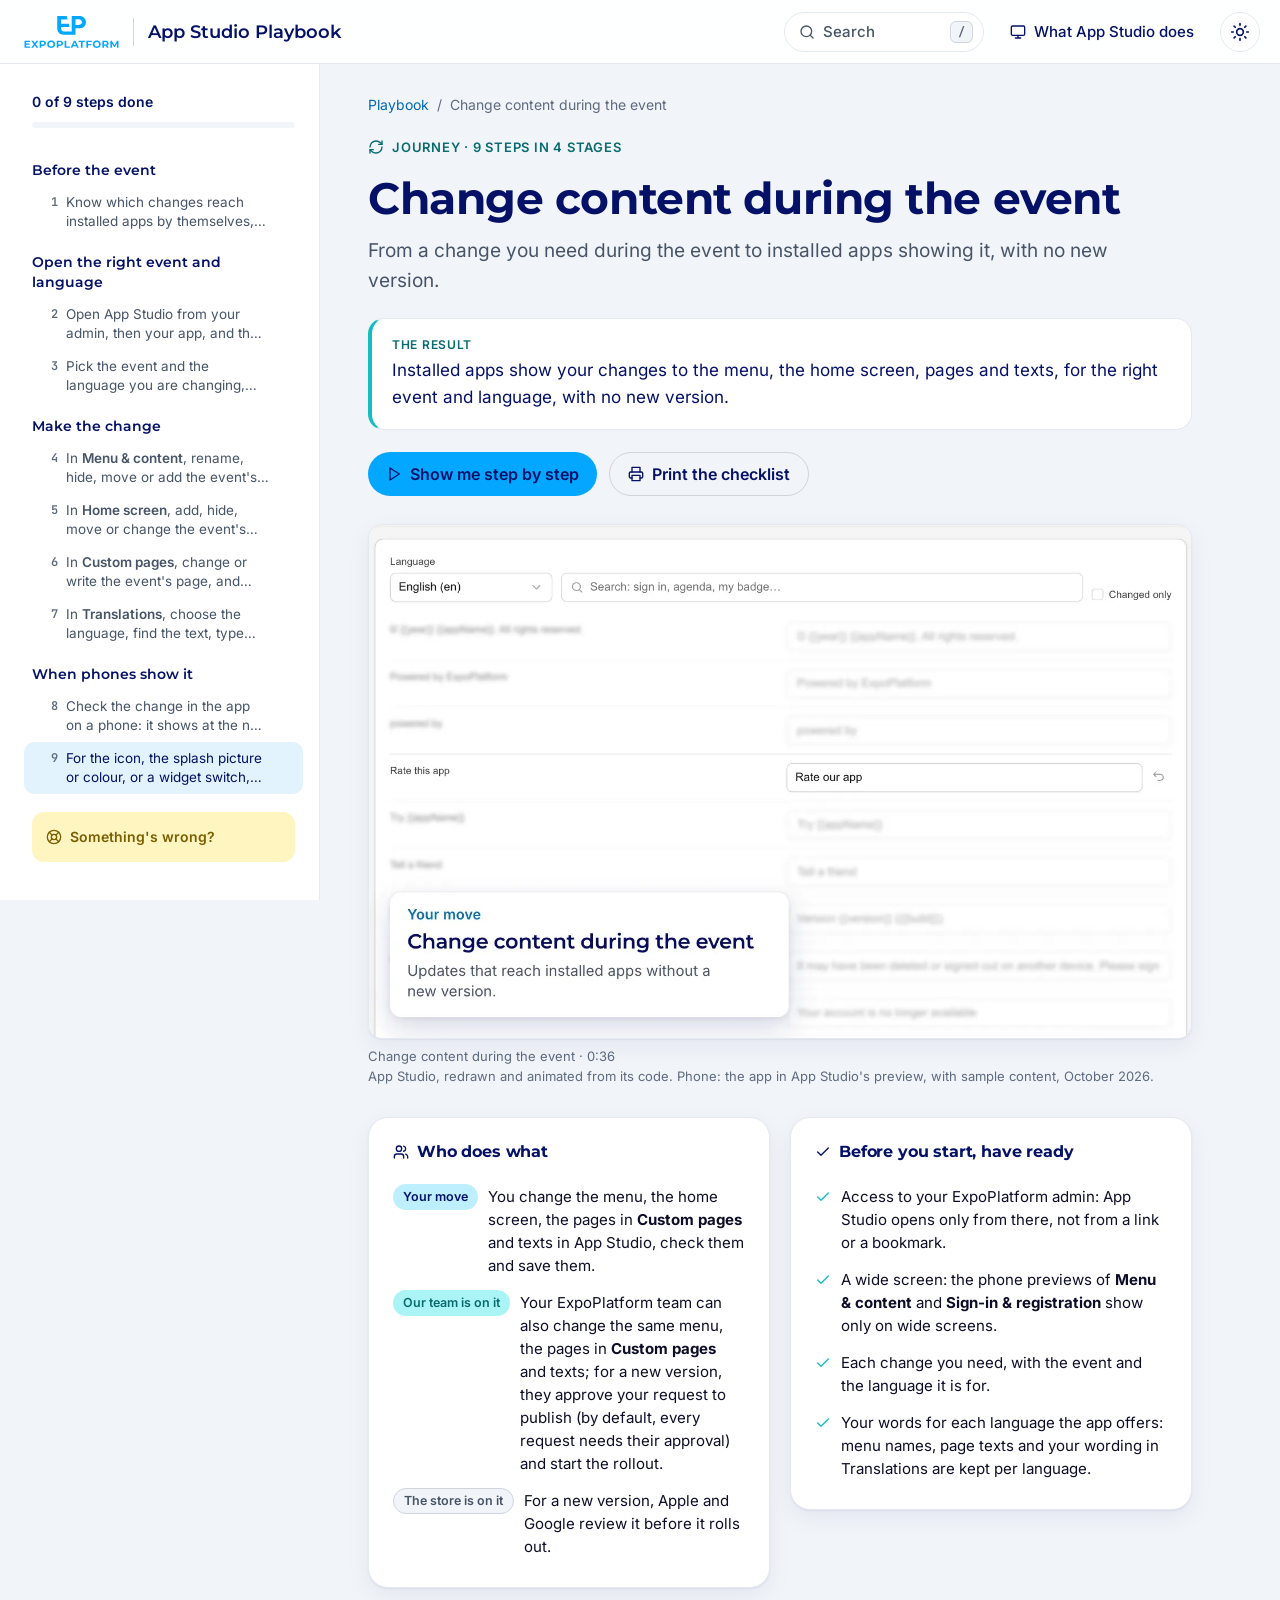
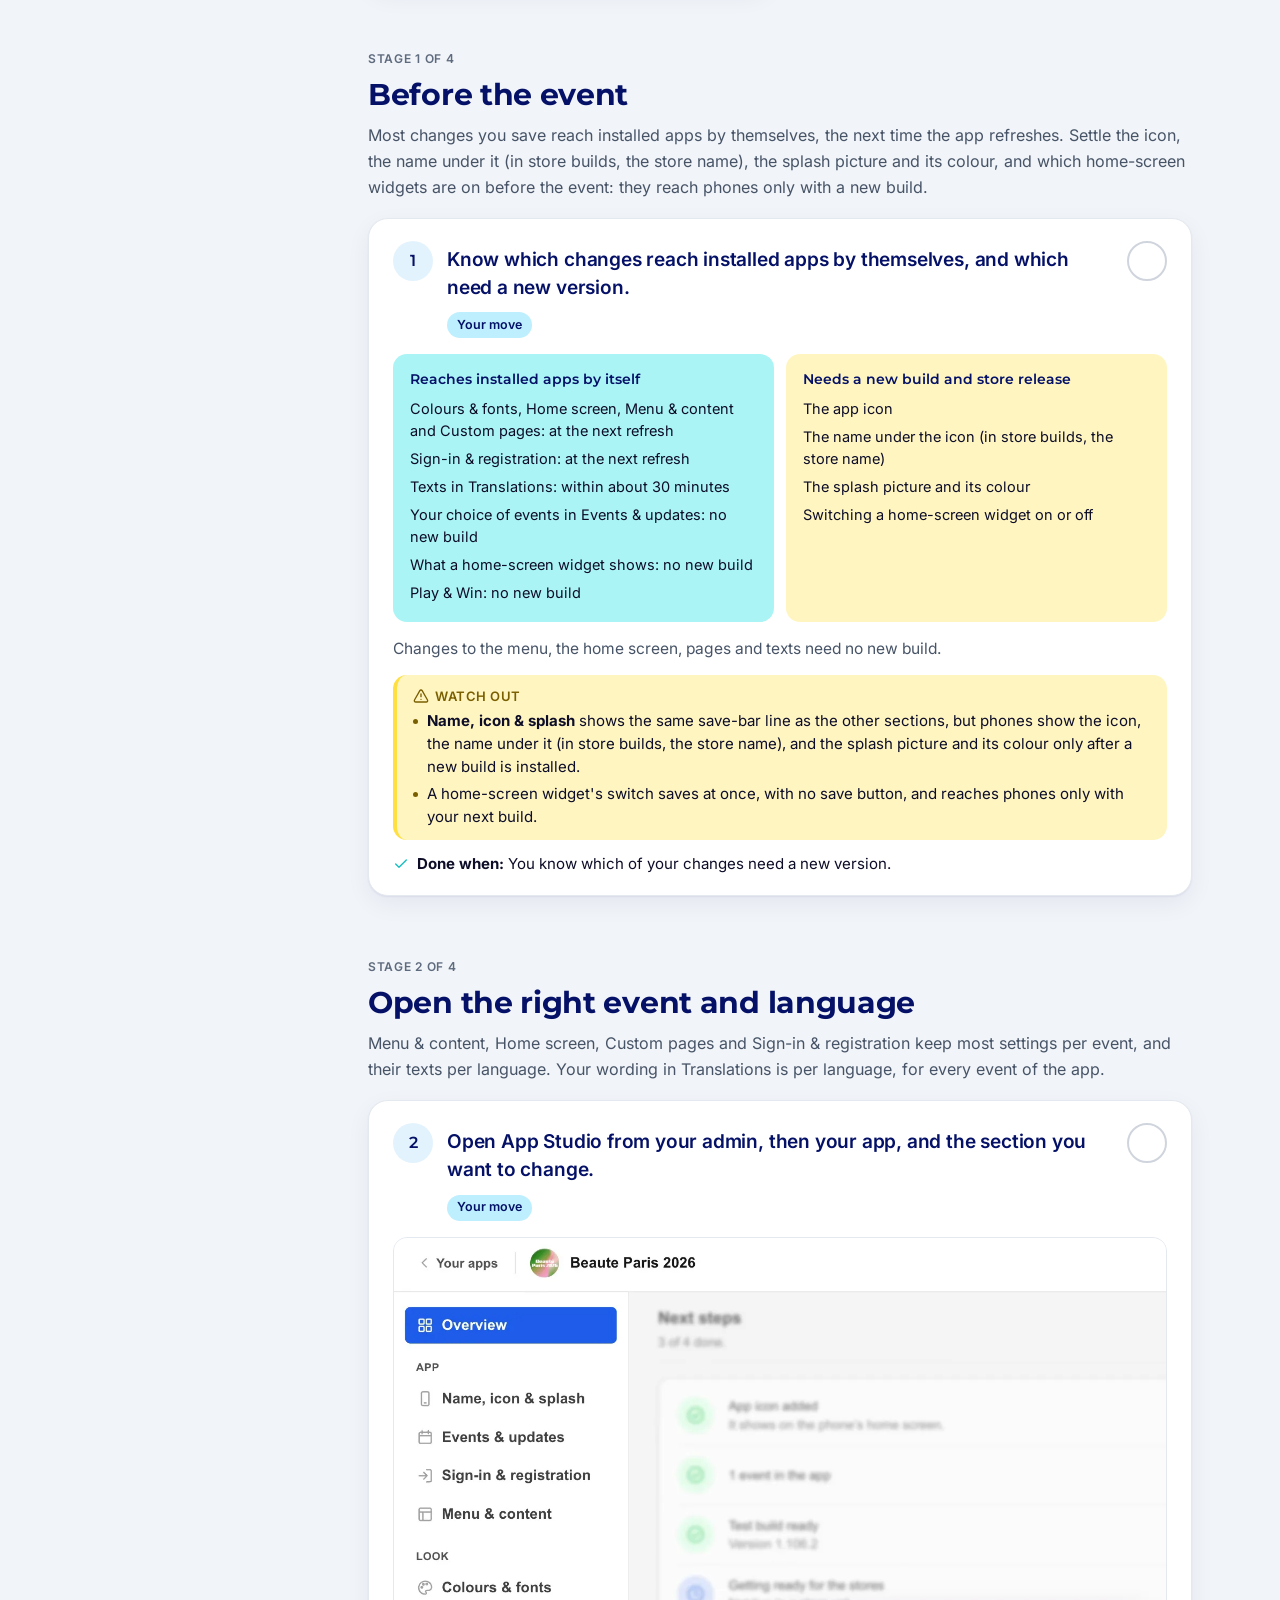
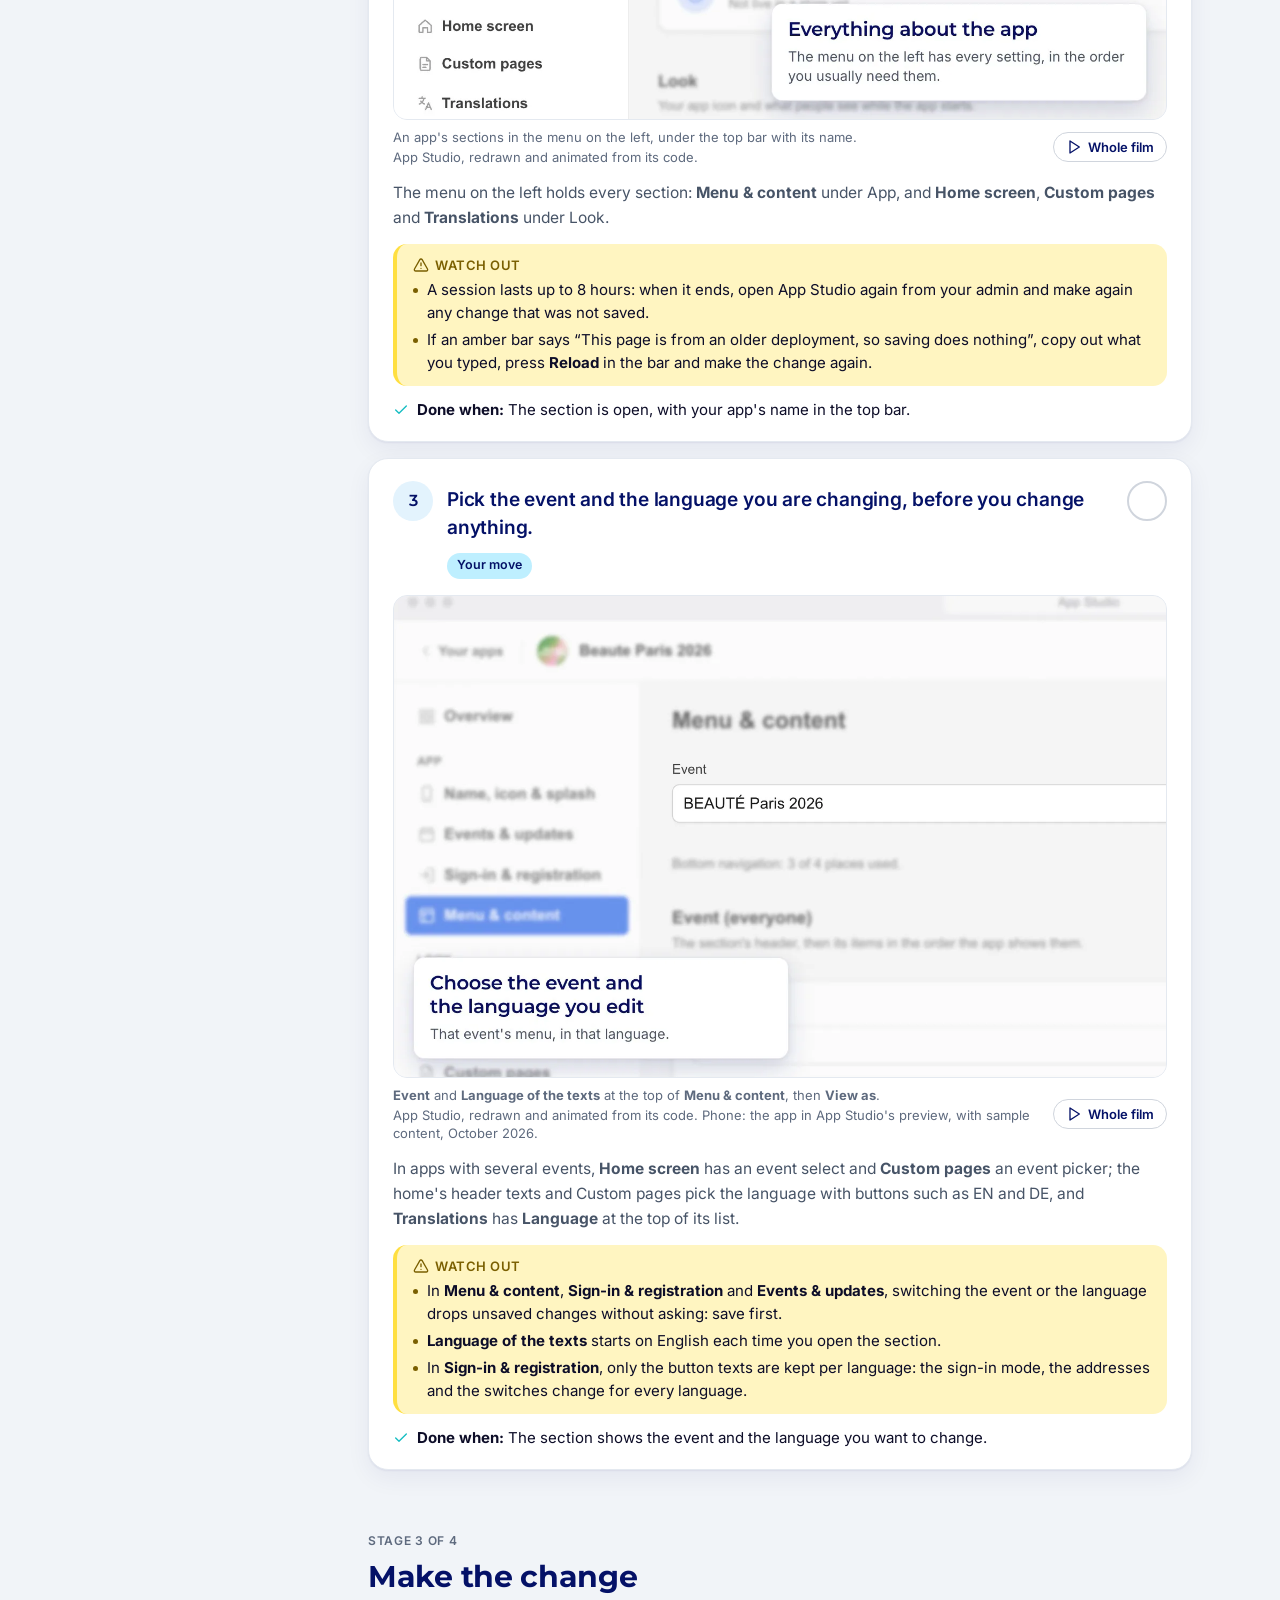
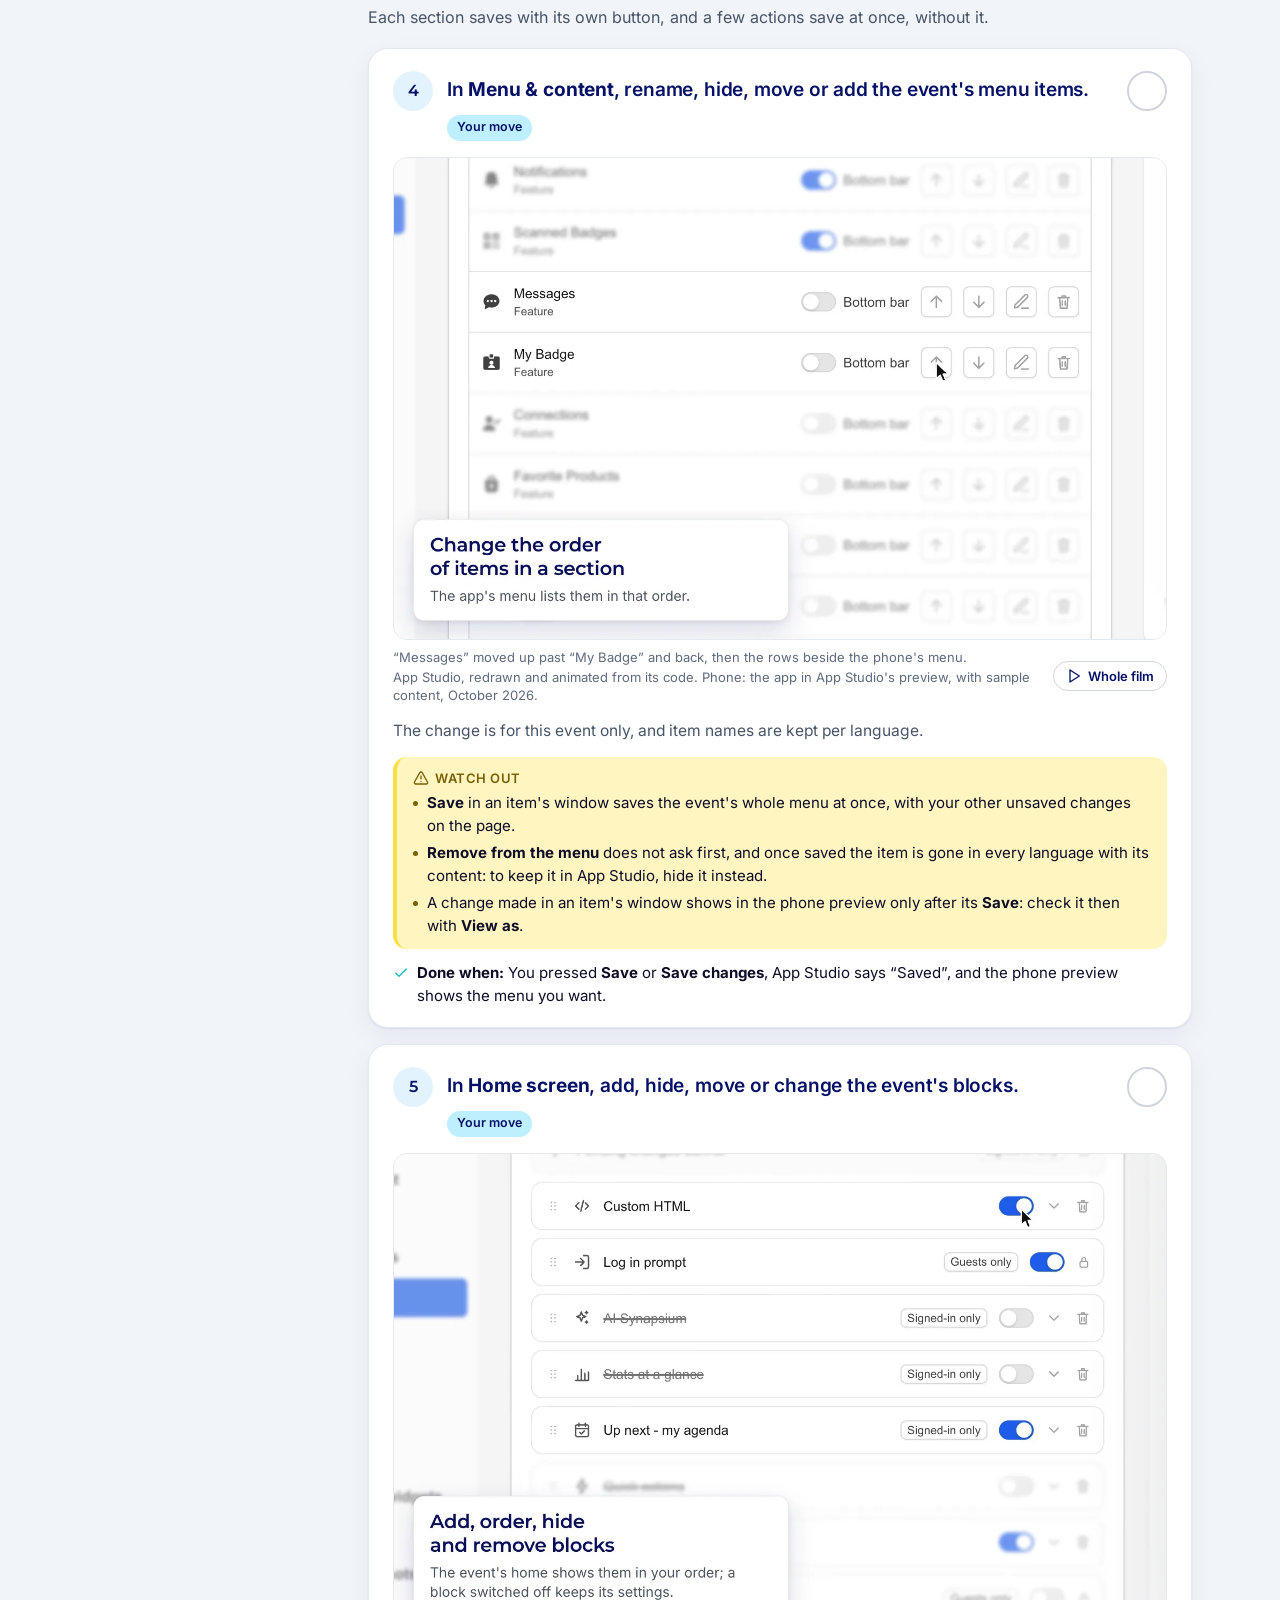
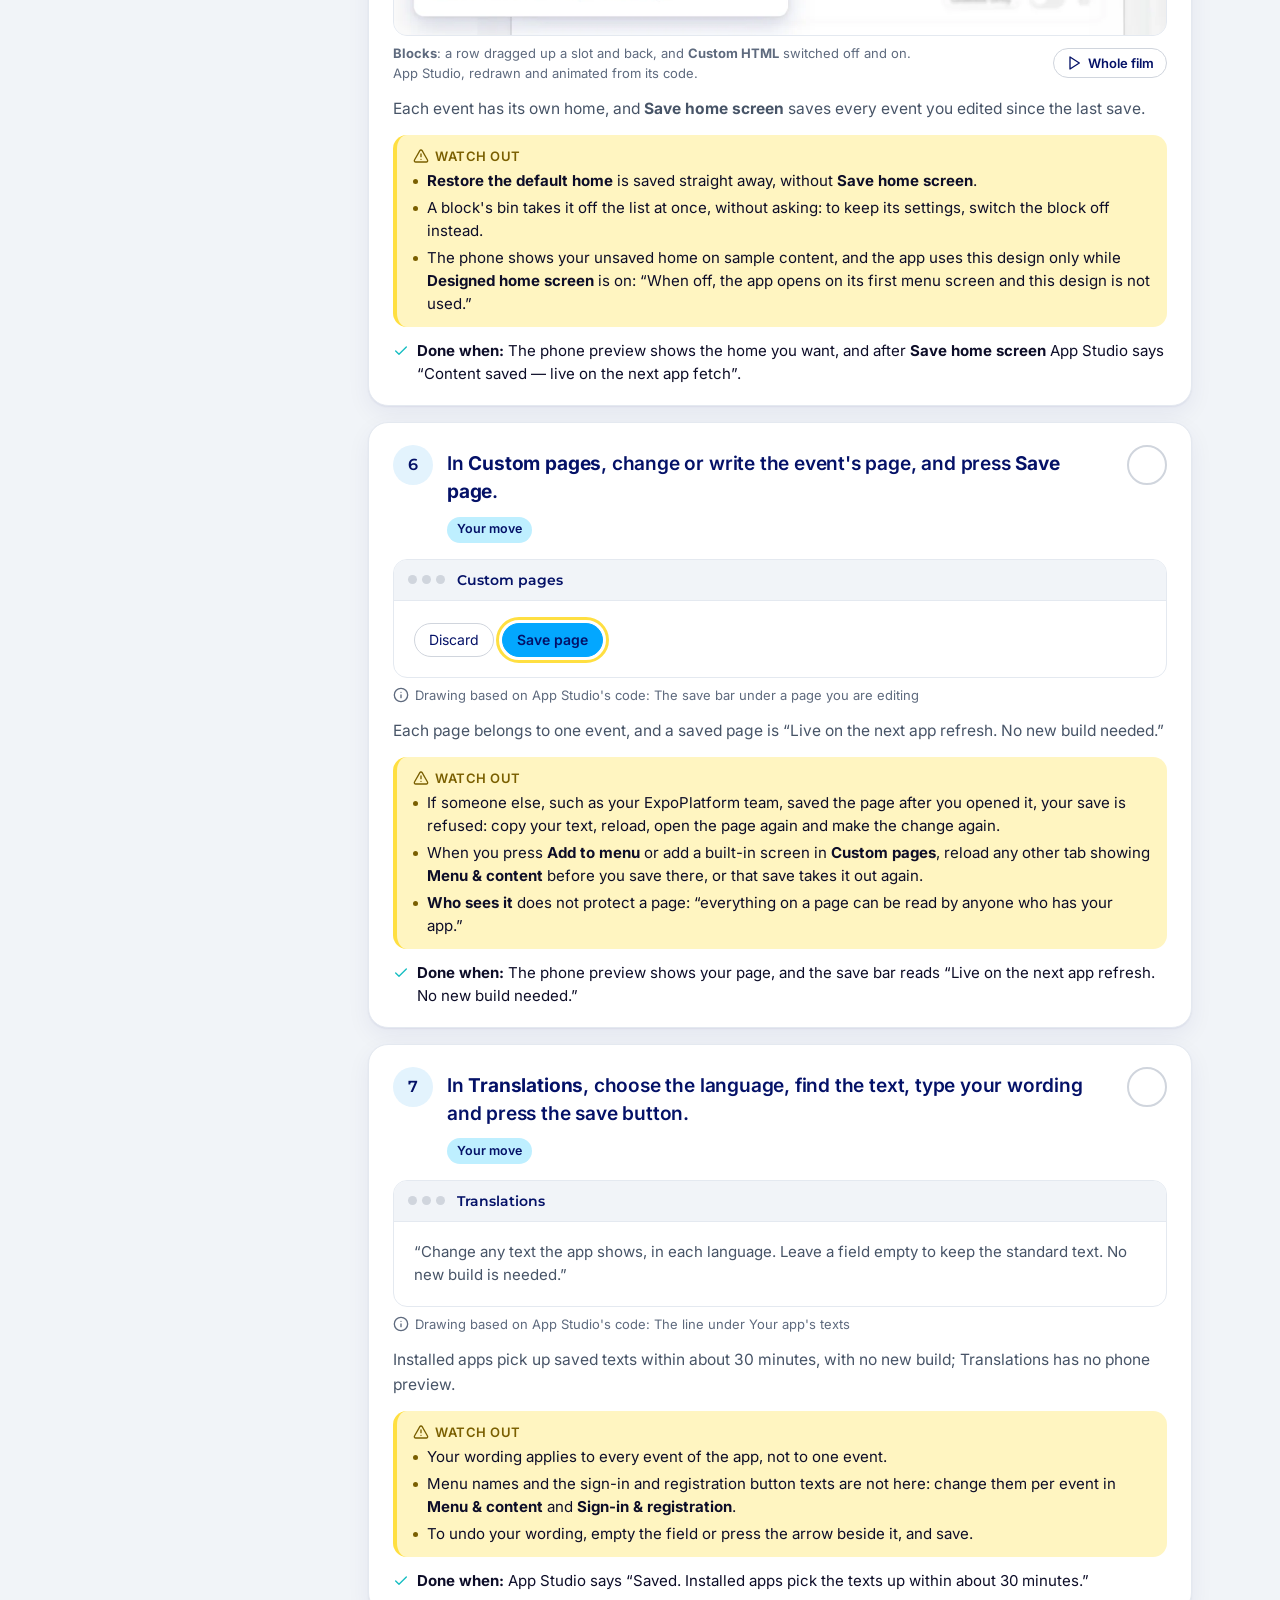
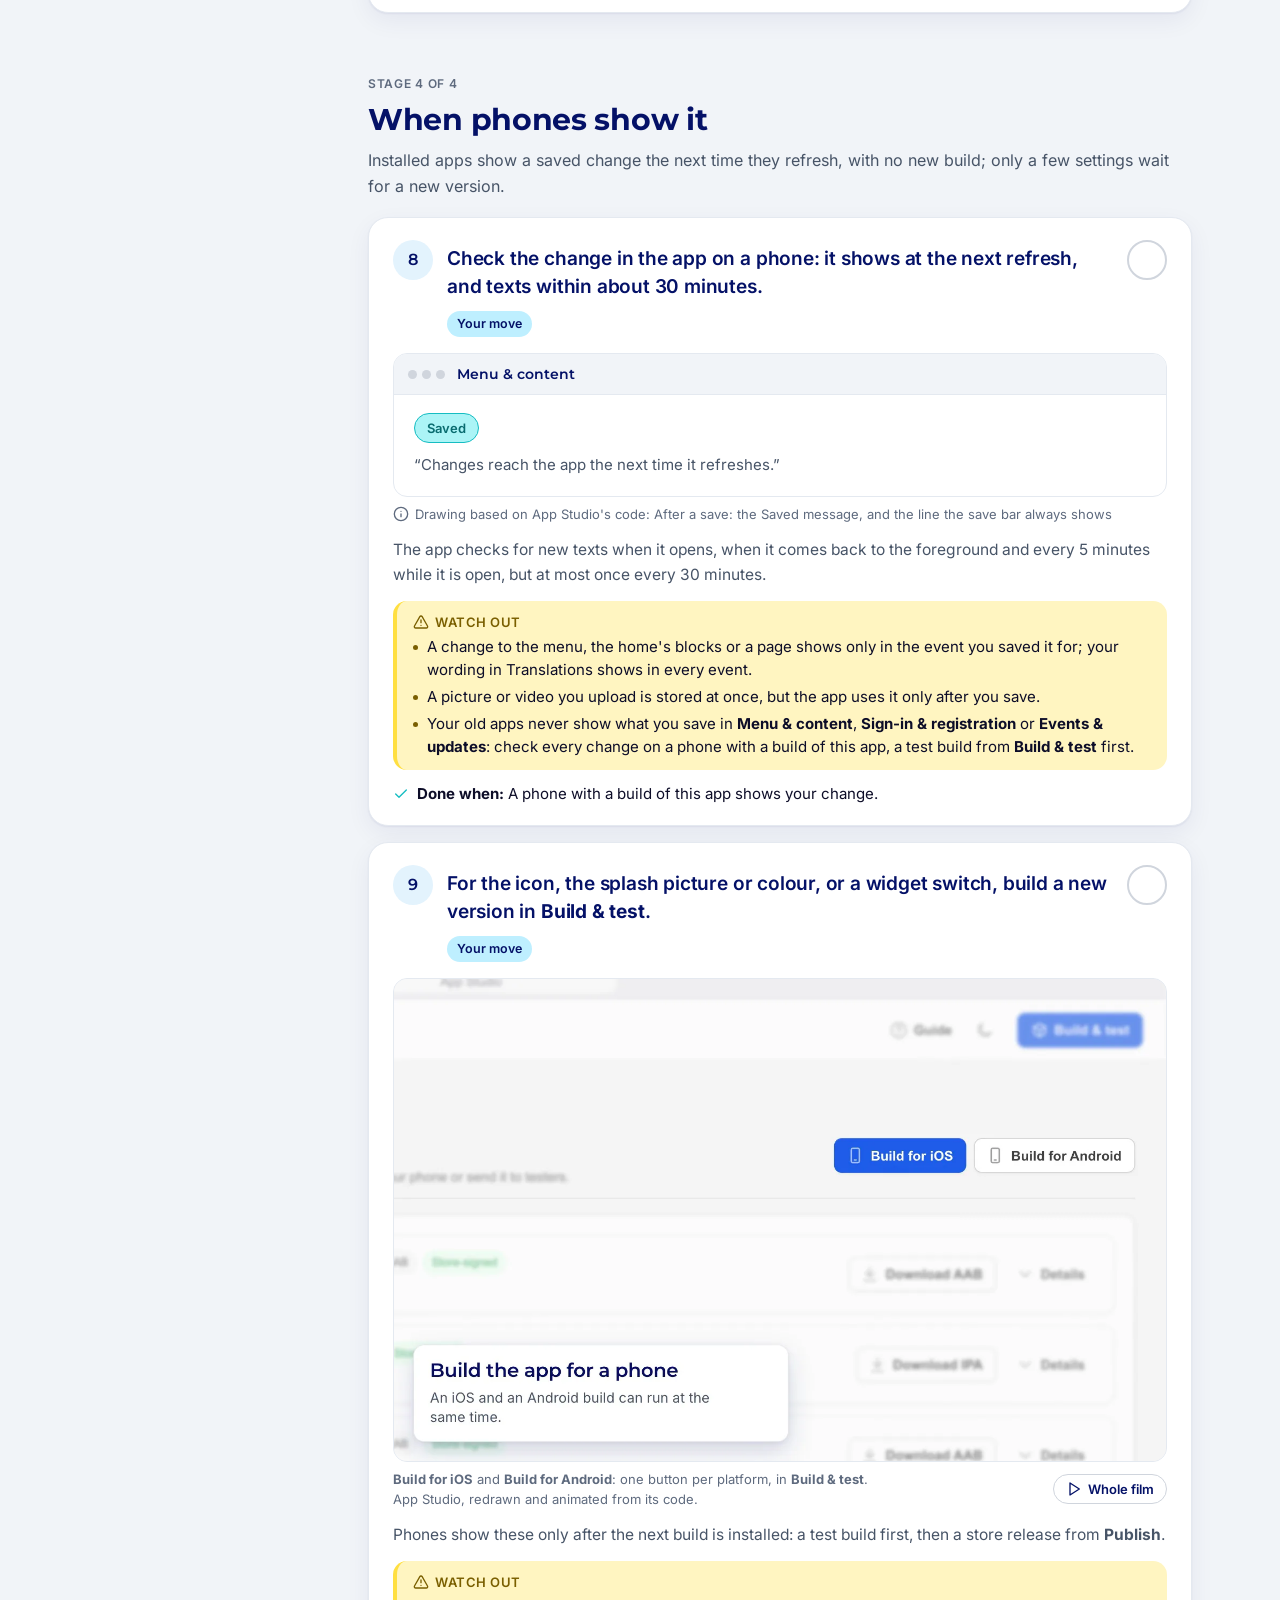
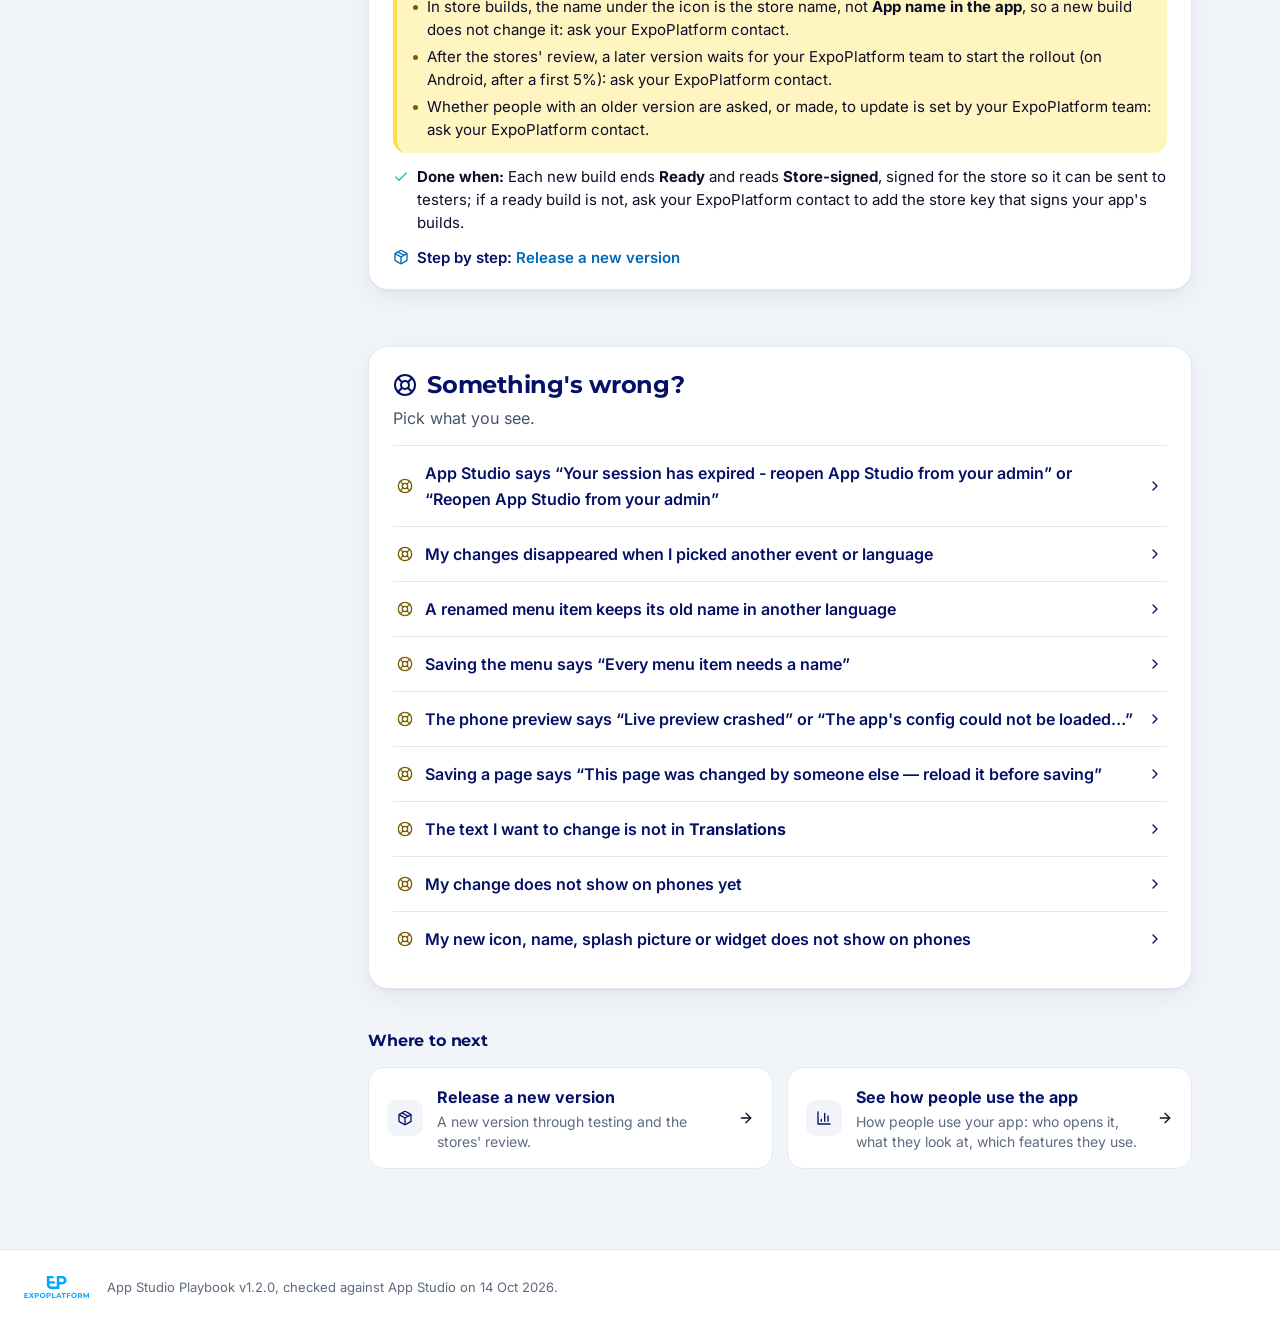
<file: live/index.html>
<!doctype html><html lang="en"><head><meta charset="utf-8"><meta name="viewport" content="width=device-width, initial-scale=1"><meta name="robots" content="noindex, nofollow"><title>Change content during the event · App Studio Playbook</title><meta name="description" content="From a change you need during the event to installed apps showing it, with no new version."><link rel="icon" href="../assets/favicon.svg" type="image/svg+xml"><link rel="stylesheet" href="../assets/fonts.css"><link rel="stylesheet" href="../assets/playbook.css"><script>try{var t=localStorage.getItem('pb-theme');if(t)document.documentElement.setAttribute('data-theme',t)}catch(e){}</script></head><body class="pb-journey-page" data-journey="live" data-steps="9" data-up="../"><a class="skip" href="#main">Skip to content</a><header class="pb-top"><a class="pb-brand" href="../index.html" aria-label="App Studio Playbook home"><span class="logo"><svg width="142" height="48" viewBox="0 0 142 48" fill="none" xmlns="http://www.w3.org/2000/svg">
<path fill-rule="evenodd" clip-rule="evenodd" d="M63.9588 0.00012207H49.864V18.9085C49.864 24.0756 54.0527 28.2643 59.2198 28.2643H77.2219V18.4091H82.8423C86.0634 18.4091 88.1625 17.6075 90.0354 15.9939C91.9237 14.367 92.8541 11.8208 92.8541 9.20461C92.8541 6.58753 91.9232 4.08429 90.0361 2.45803C88.1635 0.816192 86.064 0.00012207 82.8423 0.00012207H71.5734V23.1219H59.8349C57.445 23.1219 55.5077 21.1845 55.5077 18.7946V16.5139H68.4243L67.0709 11.5821H55.5077V5.14251L65.324 5.14251L63.9588 0.00012207ZM86.9465 9.20461C86.9465 10.3694 86.5332 11.3985 85.7176 12.1382C84.9004 12.8794 83.656 13.3509 81.9578 13.3509H77.2219V5.05828H81.9578C83.656 5.05828 84.9004 5.52981 85.7176 6.271C86.5332 7.01073 86.9465 8.03977 86.9465 9.20461Z" fill="#03A7FF"/>
<path d="M9.18131 45.8031V47.8142H0.796875V36.9856H8.98021V38.9966H3.28746V41.3479H8.31503V43.2971H3.28746V45.8031H9.18131Z" fill="#03A7FF"/>
<path d="M18.7521 47.8142L16.1377 44.0551L13.5698 47.8142H10.6925L14.6991 42.307L10.8936 36.9856H13.74L16.2305 40.4971L18.6747 36.9856H21.3819L17.6073 42.2142L21.6449 47.8142H18.7521Z" fill="#03A7FF"/>
<path d="M28.1734 36.9856C29.1325 36.9856 29.9627 37.1454 30.664 37.4651C31.3756 37.7848 31.9222 38.2386 32.3038 38.8264C32.6854 39.4143 32.8762 40.1104 32.8762 40.9148C32.8762 41.7089 32.6854 42.405 32.3038 43.0032C31.9222 43.591 31.3756 44.0448 30.664 44.3645C29.9627 44.6739 29.1325 44.8286 28.1734 44.8286H25.9923V47.8142H23.4862V36.9856H28.1734ZM28.0342 42.7866C28.7871 42.7866 29.3594 42.6268 29.7513 42.307C30.1432 41.977 30.3392 41.513 30.3392 40.9148C30.3392 40.3063 30.1432 39.8423 29.7513 39.5225C29.3594 39.1925 28.7871 39.0275 28.0342 39.0275H25.9923V42.7866H28.0342Z" fill="#03A7FF"/>
<path d="M40.6793 47.9998C39.5552 47.9998 38.5393 47.7575 37.6318 47.2727C36.7346 46.788 36.0281 46.1228 35.5125 45.2772C35.0072 44.4212 34.7545 43.4621 34.7545 42.3999C34.7545 41.3376 35.0072 40.3837 35.5125 39.538C36.0281 38.682 36.7346 38.0117 37.6318 37.527C38.5393 37.0423 39.5552 36.7999 40.6793 36.7999C41.8034 36.7999 42.8141 37.0423 43.7113 37.527C44.6085 38.0117 45.315 38.682 45.8306 39.538C46.3463 40.3837 46.6041 41.3376 46.6041 42.3999C46.6041 43.4621 46.3463 44.4212 45.8306 45.2772C45.315 46.1228 44.6085 46.788 43.7113 47.2727C42.8141 47.7575 41.8034 47.9998 40.6793 47.9998ZM40.6793 45.865C41.3187 45.865 41.8962 45.7206 42.4119 45.4319C42.9275 45.1328 43.3297 44.7203 43.6185 44.1943C43.9176 43.6684 44.0671 43.0702 44.0671 42.3999C44.0671 41.7295 43.9176 41.1314 43.6185 40.6054C43.3297 40.0794 42.9275 39.6721 42.4119 39.3833C41.8962 39.0842 41.3187 38.9347 40.6793 38.9347C40.0399 38.9347 39.4624 39.0842 38.9467 39.3833C38.4311 39.6721 38.0237 40.0794 37.7246 40.6054C37.4359 41.1314 37.2915 41.7295 37.2915 42.3999C37.2915 43.0702 37.4359 43.6684 37.7246 44.1943C38.0237 44.7203 38.4311 45.1328 38.9467 45.4319C39.4624 45.7206 40.0399 45.865 40.6793 45.865Z" fill="#03A7FF"/>
<path d="M53.7935 36.9856C54.7526 36.9856 55.5828 37.1454 56.2841 37.4651C56.9957 37.7848 57.5423 38.2386 57.9238 38.8264C58.3054 39.4143 58.4962 40.1104 58.4962 40.9148C58.4962 41.7089 58.3054 42.405 57.9238 43.0032C57.5423 43.591 56.9957 44.0448 56.2841 44.3645C55.5828 44.6739 54.7526 44.8286 53.7935 44.8286H51.6123V47.8142H49.1063V36.9856H53.7935ZM53.6543 42.7866C54.4071 42.7866 54.9795 42.6268 55.3714 42.307C55.7633 41.977 55.9592 41.513 55.9592 40.9148C55.9592 40.3063 55.7633 39.8423 55.3714 39.5225C54.9795 39.1925 54.4071 39.0275 53.6543 39.0275H51.6123V42.7866H53.6543Z" fill="#03A7FF"/>
<path d="M60.9041 36.9856H63.4102V45.7722H68.84V47.8142H60.9041V36.9856Z" fill="#03A7FF"/>
<path d="M78.5644 45.4938H73.5369L72.5778 47.8142H70.0098L74.8363 36.9856H77.3114L82.1533 47.8142H79.5235L78.5644 45.4938ZM77.7755 43.591L76.0584 39.4452L74.3413 43.591H77.7755Z" fill="#03A7FF"/>
<path d="M85.3531 39.0275H81.888V36.9856H91.3243V39.0275H87.8592V47.8142H85.3531V39.0275Z" fill="#03A7FF"/>
<path d="M96.0392 38.9966V41.8584H101.051V43.8695H96.0392V47.8142H93.5332V36.9856H101.717V38.9966H96.0392Z" fill="#03A7FF"/>
<path d="M109.17 47.9998C108.046 47.9998 107.03 47.7575 106.123 47.2727C105.226 46.788 104.519 46.1228 104.003 45.2772C103.498 44.4212 103.245 43.4621 103.245 42.3999C103.245 41.3376 103.498 40.3837 104.003 39.538C104.519 38.682 105.226 38.0117 106.123 37.527C107.03 37.0423 108.046 36.7999 109.17 36.7999C110.294 36.7999 111.305 37.0423 112.202 37.527C113.099 38.0117 113.806 38.682 114.322 39.538C114.837 40.3837 115.095 41.3376 115.095 42.3999C115.095 43.4621 114.837 44.4212 114.322 45.2772C113.806 46.1228 113.099 46.788 112.202 47.2727C111.305 47.7575 110.294 47.9998 109.17 47.9998ZM109.17 45.865C109.81 45.865 110.387 45.7206 110.903 45.4319C111.418 45.1328 111.821 44.7203 112.109 44.1943C112.409 43.6684 112.558 43.0702 112.558 42.3999C112.558 41.7295 112.409 41.1314 112.109 40.6054C111.821 40.0794 111.418 39.6721 110.903 39.3833C110.387 39.0842 109.81 38.9347 109.17 38.9347C108.531 38.9347 107.953 39.0842 107.438 39.3833C106.922 39.6721 106.515 40.0794 106.216 40.6054C105.927 41.1314 105.782 41.7295 105.782 42.3999C105.782 43.0702 105.927 43.6684 106.216 44.1943C106.515 44.7203 106.922 45.1328 107.438 45.4319C107.953 45.7206 108.531 45.865 109.17 45.865Z" fill="#03A7FF"/>
<path d="M124.497 47.8142L122.408 44.7976H120.103V47.8142H117.597V36.9856H122.284C123.244 36.9856 124.074 37.1454 124.775 37.4651C125.487 37.7848 126.033 38.2386 126.415 38.8264C126.796 39.4143 126.987 40.1104 126.987 40.9148C126.987 41.7192 126.791 42.4153 126.399 43.0032C126.018 43.5807 125.471 44.0242 124.76 44.3335L127.188 47.8142H124.497ZM124.45 40.9148C124.45 40.3063 124.254 39.8423 123.862 39.5225C123.47 39.1925 122.898 39.0275 122.145 39.0275H120.103V42.8021H122.145C122.898 42.8021 123.47 42.6371 123.862 42.307C124.254 41.977 124.45 41.513 124.45 40.9148Z" fill="#03A7FF"/>
<path d="M139.446 47.8142L139.43 41.317L136.243 46.6694H135.114L131.943 41.4562V47.8142H129.591V36.9856H131.664L135.717 43.7148L139.708 36.9856H141.766L141.797 47.8142H139.446Z" fill="#03A7FF"/>
</svg>
</span><span class="divider"></span><span class="product">App Studio Playbook</span></a><span class="pb-flex"></span><button class="pb-search-btn" type="button" data-search aria-label="Search the playbook"><svg class="i s16" viewBox="0 0 24 24" aria-hidden="true"><circle cx="11" cy="11" r="8"/><path d="m21 21-4.3-4.3"/></svg><span>Search</span><kbd>/</kbd></button><a class="pb-toplink pb-studio-link" href="../app-studio/index.html"><svg class="i s16" viewBox="0 0 24 24" aria-hidden="true"><rect width="20" height="14" x="2" y="3" rx="2"/><path d="M8 21h8M12 17v4"/></svg><span>What App Studio does</span></a><button class="pb-theme" type="button" aria-label="Switch between light and dark"><svg class="i sun" viewBox="0 0 24 24" aria-hidden="true"><circle cx="12" cy="12" r="4"/><path d="M12 2v2M12 20v2M4.93 4.93l1.41 1.41M17.66 17.66l1.41 1.41M2 12h2M20 12h2M6.34 17.66l-1.41 1.41M19.07 4.93l-1.41 1.41"/></svg><svg class="i moon" viewBox="0 0 24 24" aria-hidden="true"><path d="M12 3a6 6 0 0 0 9 9 9 9 0 1 1-9-9Z"/></svg></button></header><div class="pb-journey"><aside class="pb-outline" aria-label="Steps"><div class="ol-progress"><span class="ol-pc">0 of 9 steps done</span><span class="ol-bar"><span></span></span></div><ol class="ol-stages"><li class="ol-stage"><a href="#stage-before">Before the event</a><ol><li><a href="#step-know" data-step="know"><span class="ol-n">1</span><span class="ol-t">Know which changes reach installed apps by themselves, and which need a new version.</span><span class="ol-c"><svg class="i s16" viewBox="0 0 24 24" aria-hidden="true"><path d="M20 6 9 17l-5-5"/></svg></span></a></li></ol></li><li class="ol-stage"><a href="#stage-where">Open the right event and language</a><ol><li><a href="#step-open" data-step="open"><span class="ol-n">2</span><span class="ol-t">Open App Studio from your admin, then your app, and the section you want to change.</span><span class="ol-c"><svg class="i s16" viewBox="0 0 24 24" aria-hidden="true"><path d="M20 6 9 17l-5-5"/></svg></span></a></li><li><a href="#step-event" data-step="event"><span class="ol-n">3</span><span class="ol-t">Pick the event and the language you are changing, before you change anything.</span><span class="ol-c"><svg class="i s16" viewBox="0 0 24 24" aria-hidden="true"><path d="M20 6 9 17l-5-5"/></svg></span></a></li></ol></li><li class="ol-stage"><a href="#stage-change">Make the change</a><ol><li><a href="#step-menu" data-step="menu"><span class="ol-n">4</span><span class="ol-t">In <strong>Menu &amp; content</strong>, rename, hide, move or add the event's menu items.</span><span class="ol-c"><svg class="i s16" viewBox="0 0 24 24" aria-hidden="true"><path d="M20 6 9 17l-5-5"/></svg></span></a></li><li><a href="#step-home" data-step="home"><span class="ol-n">5</span><span class="ol-t">In <strong>Home screen</strong>, add, hide, move or change the event's blocks.</span><span class="ol-c"><svg class="i s16" viewBox="0 0 24 24" aria-hidden="true"><path d="M20 6 9 17l-5-5"/></svg></span></a></li><li><a href="#step-page" data-step="page"><span class="ol-n">6</span><span class="ol-t">In <strong>Custom pages</strong>, change or write the event's page, and press <strong>Save page</strong>.</span><span class="ol-c"><svg class="i s16" viewBox="0 0 24 24" aria-hidden="true"><path d="M20 6 9 17l-5-5"/></svg></span></a></li><li><a href="#step-text" data-step="text"><span class="ol-n">7</span><span class="ol-t">In <strong>Translations</strong>, choose the language, find the text, type your wording and press the save button.</span><span class="ol-c"><svg class="i s16" viewBox="0 0 24 24" aria-hidden="true"><path d="M20 6 9 17l-5-5"/></svg></span></a></li></ol></li><li class="ol-stage"><a href="#stage-phones">When phones show it</a><ol><li><a href="#step-reach" data-step="reach"><span class="ol-n">8</span><span class="ol-t">Check the change in the app on a phone: it shows at the next refresh, and texts within about 30 minutes.</span><span class="ol-c"><svg class="i s16" viewBox="0 0 24 24" aria-hidden="true"><path d="M20 6 9 17l-5-5"/></svg></span></a></li><li><a href="#step-version" data-step="version"><span class="ol-n">9</span><span class="ol-t">For the icon, the splash picture or colour, or a widget switch, build a new version in <strong>Build &amp; test</strong>.</span><span class="ol-c"><svg class="i s16" viewBox="0 0 24 24" aria-hidden="true"><path d="M20 6 9 17l-5-5"/></svg></span></a></li></ol></li></ol><a class="ol-sym" href="#help"><svg class="i s16" viewBox="0 0 24 24" aria-hidden="true"><circle cx="12" cy="12" r="10"/><path d="m4.93 4.93 4.24 4.24M14.83 9.17l4.24-4.24M14.83 14.83l4.24 4.24M9.17 14.83l-4.24 4.24"/><circle cx="12" cy="12" r="4"/></svg> Something's wrong?</a></aside><main id="main" class="pb-main">
<nav class="crumbs" aria-label="Breadcrumb"><a href="../index.html">Playbook</a><span>/</span><span>Change content during the event</span></nav>
<header class="pb-jhead" id="top"><span class="eyebrow"><svg class="i s16" viewBox="0 0 24 24" aria-hidden="true"><path d="M3 12a9 9 0 0 1 9-9 9.75 9.75 0 0 1 6.74 2.74L21 8"/><path d="M21 3v5h-5M21 12a9 9 0 0 1-9 9 9.75 9.75 0 0 1-6.74-2.74L3 16"/><path d="M8 16H3v5"/></svg> Journey · 9 steps in 4 stages</span><h1>Change content during the event</h1><p class="lead">From a change you need during the event to installed apps showing it, with no new version.</p><div class="pb-outcome"><span class="oc-k">The result</span><p>Installed apps show your changes to the menu, the home screen, pages and texts, for the right event and language, with no new version.</p></div><div class="pb-cta"><button class="btn-primary" type="button" data-play="0"><svg class="i s16" viewBox="0 0 24 24" aria-hidden="true"><polygon points="6 3 20 12 6 21 6 3"/></svg> Show me step by step</button><button class="btn-ghost" type="button" data-print><svg class="i s16" viewBox="0 0 24 24" aria-hidden="true"><path d="M6 9V2h12v7"/><path d="M6 18H4a2 2 0 0 1-2-2v-5a2 2 0 0 1 2-2h16a2 2 0 0 1 2 2v5a2 2 0 0 1-2 2h-2"/><rect x="6" y="14" width="12" height="8"/></svg> Print the checklist</button></div></header>
<div class="pb-film"><figure class="vis vis-film film-outcome" data-film="live" data-name="Change content during the event" data-src-light="../films/live-light.mp4" data-src-dark="../films/live-dark.mp4"><div class="vis-frame film" style="aspect-ratio:1440 / 900"><img class="shot-light" src="../films/live-light.webp" alt="" loading="lazy" width="1440" height="900"><img class="shot-dark" src="../films/live-dark.webp" alt="" loading="lazy" width="1440" height="900"><video muted playsinline preload="none" width="1440" height="900" aria-label="Change content during the event"></video></div><figcaption><span class="film-cap"><span>Change content during the event · 0:36</span><span>App Studio, redrawn and animated from its code. Phone: the app in App Studio's preview, with sample content, October 2026.</span></span><span class="film-ctl"><button class="film-btn" type="button" aria-label="Play: Change content during the event" title="Play"><svg class="i s16 i-play" viewBox="0 0 24 24" aria-hidden="true"><polygon points="6 3 20 12 6 21 6 3"/></svg><svg class="i s16 i-pause" viewBox="0 0 24 24" aria-hidden="true"><rect x="6" y="5" width="4" height="14" rx="1"/><rect x="14" y="5" width="4" height="14" rx="1"/></svg></button></span></figcaption></figure></div>
<div class="pb-two"><section class="pb-card" id="who-live"><h2 class="h-small"><svg class="i s16" viewBox="0 0 24 24" aria-hidden="true"><path d="M16 21v-2a4 4 0 0 0-4-4H6a4 4 0 0 0-4 4v2"/><circle cx="9" cy="7" r="4"/><path d="M22 21v-2a4 4 0 0 0-3-3.87M16 3.13a4 4 0 0 1 0 7.75"/></svg> Who does what</h2><ul class="pb-who"><li id="who-live-you"><span class="owner own-you">Your move</span><span>You change the menu, the home screen, the pages in <strong>Custom pages</strong> and texts in App Studio, check them and save them.</span></li><li id="who-live-team"><span class="owner own-team">Our team is on it</span><span>Your ExpoPlatform team can also change the same menu, the pages in <strong>Custom pages</strong> and texts; for a new version, they approve your request to publish (by default, every request needs their approval) and start the rollout.</span></li><li id="who-live-store"><span class="owner own-store">The store is on it</span><span>For a new version, Apple and Google review it before it rolls out.</span></li></ul></section><section class="pb-card" id="before-live"><h2 class="h-small"><svg class="i s16" viewBox="0 0 24 24" aria-hidden="true"><path d="M20 6 9 17l-5-5"/></svg> Before you start, have ready</h2><ul class="pb-before"><li id="before-live-access-expoplatform-admin"><svg class="i s16" viewBox="0 0 24 24" aria-hidden="true"><path d="M20 6 9 17l-5-5"/></svg><span>Access to your ExpoPlatform admin: App Studio opens only from there, not from a link or a bookmark.</span></li><li id="before-live-wide-screen"><svg class="i s16" viewBox="0 0 24 24" aria-hidden="true"><path d="M20 6 9 17l-5-5"/></svg><span>A wide screen: the phone previews of <strong>Menu &amp; content</strong> and <strong>Sign-in &amp; registration</strong> show only on wide screens.</span></li><li id="before-live-change-event-language"><svg class="i s16" viewBox="0 0 24 24" aria-hidden="true"><path d="M20 6 9 17l-5-5"/></svg><span>Each change you need, with the event and the language it is for.</span></li><li id="before-live-words-language-app"><svg class="i s16" viewBox="0 0 24 24" aria-hidden="true"><path d="M20 6 9 17l-5-5"/></svg><span>Your words for each language the app offers: menu names, page texts and your wording in Translations are kept per language.</span></li></ul></section></div>

<section class="pb-stage" id="stage-before" aria-labelledby="h-before"><div class="stage-head"><span class="stage-k">Stage 1 of 4</span><h2 id="h-before">Before the event</h2><p>Most changes you save reach installed apps by themselves, the next time the app refreshes. Settle the icon, the name under it (in store builds, the store name), the splash picture and its colour, and which home-screen widgets are on before the event: they reach phones only with a new build.</p></div><article class="pb-step" id="step-know" data-step="know" data-n="1"><div class="st-head"><span class="st-n">1</span><div class="st-title"><h3>Know which changes reach installed apps by themselves, and which need a new version.</h3><span class="owner own-you">Your move</span></div><label class="st-done"><input type="checkbox" data-done="know"><span><svg class="i s16" viewBox="0 0 24 24" aria-hidden="true"><path d="M20 6 9 17l-5-5"/></svg></span><span class="sr">Mark step 1 done</span></label></div><figure class="vis vis-compare vis-text"><div class="cmp"><div class="cmp-col cmp-ok"><div class="cmp-title">Reaches installed apps by itself</div><ul><li>Colours &amp; fonts, Home screen, Menu &amp; content and Custom pages: at the next refresh</li><li>Sign-in &amp; registration: at the next refresh</li><li>Texts in Translations: within about 30 minutes</li><li>Your choice of events in Events &amp; updates: no new build</li><li>What a home-screen widget shows: no new build</li><li>Play &amp; Win: no new build</li></ul></div><div class="cmp-col cmp-build"><div class="cmp-title">Needs a new build and store release</div><ul><li>The app icon</li><li>The name under the icon (in store builds, the store name)</li><li>The splash picture and its colour</li><li>Switching a home-screen widget on or off</li></ul></div></div></figure><p class="st-why">Changes to the menu, the home screen, pages and texts need no new build.</p><div class="st-watch"><span class="st-watch-h"><svg class="i s16" viewBox="0 0 24 24" aria-hidden="true"><path d="m21.73 18-8-14a2 2 0 0 0-3.48 0l-8 14A2 2 0 0 0 4 21h16a2 2 0 0 0 1.73-3"/><path d="M12 9v4"/><path d="M12 17h.01"/></svg> Watch out</span><ul><li id="watch-know-1"><strong>Name, icon &amp; splash</strong> shows the same save-bar line as the other sections, but phones show the icon, the name under it (in store builds, the store name), and the splash picture and its colour only after a new build is installed.</li><li id="watch-know-2">A home-screen widget's switch saves at once, with no save button, and reaches phones only with your next build.</li></ul></div><p class="st-donewhen"><svg class="i s16" viewBox="0 0 24 24" aria-hidden="true"><path d="M20 6 9 17l-5-5"/></svg><span><strong>Done when:</strong> You know which of your changes need a new version.</span></p></article></section><section class="pb-stage" id="stage-where" aria-labelledby="h-where"><div class="stage-head"><span class="stage-k">Stage 2 of 4</span><h2 id="h-where">Open the right event and language</h2><p>Menu &amp; content, Home screen, Custom pages and Sign-in &amp; registration keep most settings per event, and their texts per language. Your wording in Translations is per language, for every event of the app.</p></div><article class="pb-step" id="step-open" data-step="open" data-n="2"><div class="st-head"><span class="st-n">2</span><div class="st-title"><h3>Open App Studio from your admin, then your app, and the section you want to change.</h3><span class="owner own-you">Your move</span></div><label class="st-done"><input type="checkbox" data-done="open"><span><svg class="i s16" viewBox="0 0 24 24" aria-hidden="true"><path d="M20 6 9 17l-5-5"/></svg></span><span class="sr">Mark step 2 done</span></label></div><figure class="vis vis-film film-moment" data-film="overview" data-name="An app's sections in the menu on the left, under the top bar with its name." data-start="8.35" data-end="15.3" data-loop="seamless" data-src-light="../films/overview-light.mp4" data-src-dark="../films/overview-dark.mp4"><div class="vis-frame film" style="aspect-ratio:1440 / 900"><img class="shot-light" src="../films/overview-sections-light.webp" alt="" loading="lazy" width="1440" height="900"><img class="shot-dark" src="../films/overview-sections-dark.webp" alt="" loading="lazy" width="1440" height="900"><video muted playsinline preload="none" width="1440" height="900" aria-label="An app's sections in the menu on the left, under the top bar with its name."></video></div><figcaption><span class="film-cap"><span>An app's sections in the menu on the left, under the top bar with its name.</span><span>App Studio, redrawn and animated from its code.</span></span><span class="film-ctl"><button class="film-btn" type="button" aria-label="Play: An app's sections in the menu on the left, under the top bar with its name." title="Play"><svg class="i s16 i-play" viewBox="0 0 24 24" aria-hidden="true"><polygon points="6 3 20 12 6 21 6 3"/></svg><svg class="i s16 i-pause" viewBox="0 0 24 24" aria-hidden="true"><rect x="6" y="5" width="4" height="14" rx="1"/><rect x="14" y="5" width="4" height="14" rx="1"/></svg></button><a class="vis-link" href="../app-studio/index.html#film-launch-overview"><svg class="i s16" viewBox="0 0 24 24" aria-hidden="true"><polygon points="6 3 20 12 6 21 6 3"/></svg><span>Whole film</span></a></span></figcaption></figure><p class="st-why">The menu on the left holds every section: <strong>Menu &amp; content</strong> under App, and <strong>Home screen</strong>, <strong>Custom pages</strong> and <strong>Translations</strong> under Look.</p><div class="st-watch"><span class="st-watch-h"><svg class="i s16" viewBox="0 0 24 24" aria-hidden="true"><path d="m21.73 18-8-14a2 2 0 0 0-3.48 0l-8 14A2 2 0 0 0 4 21h16a2 2 0 0 0 1.73-3"/><path d="M12 9v4"/><path d="M12 17h.01"/></svg> Watch out</span><ul><li id="watch-open-1">A session lasts up to 8 hours: when it ends, open App Studio again from your admin and make again any change that was not saved.</li><li id="watch-open-2">If an amber bar says “This page is from an older deployment, so saving does nothing”, copy out what you typed, press <strong>Reload</strong> in the bar and make the change again.</li></ul></div><p class="st-donewhen"><svg class="i s16" viewBox="0 0 24 24" aria-hidden="true"><path d="M20 6 9 17l-5-5"/></svg><span><strong>Done when:</strong> The section is open, with your app's name in the top bar.</span></p></article><article class="pb-step" id="step-event" data-step="event" data-n="3"><div class="st-head"><span class="st-n">3</span><div class="st-title"><h3>Pick the event and the language you are changing, before you change anything.</h3><span class="owner own-you">Your move</span></div><label class="st-done"><input type="checkbox" data-done="event"><span><svg class="i s16" viewBox="0 0 24 24" aria-hidden="true"><path d="M20 6 9 17l-5-5"/></svg></span><span class="sr">Mark step 3 done</span></label></div><figure class="vis vis-film film-moment" data-film="app-menu" data-name="Event and Language of the texts at the top of Menu &amp; content, then View as." data-start="7" data-end="12.3" data-loop="dip" data-src-light="../films/app-menu-light.mp4" data-src-dark="../films/app-menu-dark.mp4"><div class="vis-frame film" style="aspect-ratio:1440 / 900"><img class="shot-light" src="../films/app-menu-bar-light.webp" alt="" loading="lazy" width="1440" height="900"><img class="shot-dark" src="../films/app-menu-bar-dark.webp" alt="" loading="lazy" width="1440" height="900"><video muted playsinline preload="none" width="1440" height="900" aria-label="Event and Language of the texts at the top of Menu &amp; content, then View as."></video></div><figcaption><span class="film-cap"><span><strong>Event</strong> and <strong>Language of the texts</strong> at the top of <strong>Menu &amp; content</strong>, then <strong>View as</strong>.</span><span>App Studio, redrawn and animated from its code. Phone: the app in App Studio's preview, with sample content, October 2026.</span></span><span class="film-ctl"><button class="film-btn" type="button" aria-label="Play: Event and Language of the texts at the top of Menu &amp; content, then View as." title="Play"><svg class="i s16 i-play" viewBox="0 0 24 24" aria-hidden="true"><polygon points="6 3 20 12 6 21 6 3"/></svg><svg class="i s16 i-pause" viewBox="0 0 24 24" aria-hidden="true"><rect x="6" y="5" width="4" height="14" rx="1"/><rect x="14" y="5" width="4" height="14" rx="1"/></svg></button><a class="vis-link" href="../app-studio/index.html#film-menu-app-menu"><svg class="i s16" viewBox="0 0 24 24" aria-hidden="true"><polygon points="6 3 20 12 6 21 6 3"/></svg><span>Whole film</span></a></span></figcaption></figure><p class="st-why">In apps with several events, <strong>Home screen</strong> has an event select and <strong>Custom pages</strong> an event picker; the home's header texts and Custom pages pick the language with buttons such as EN and DE, and <strong>Translations</strong> has <strong>Language</strong> at the top of its list.</p><div class="st-watch"><span class="st-watch-h"><svg class="i s16" viewBox="0 0 24 24" aria-hidden="true"><path d="m21.73 18-8-14a2 2 0 0 0-3.48 0l-8 14A2 2 0 0 0 4 21h16a2 2 0 0 0 1.73-3"/><path d="M12 9v4"/><path d="M12 17h.01"/></svg> Watch out</span><ul><li id="watch-event-1">In <strong>Menu &amp; content</strong>, <strong>Sign-in &amp; registration</strong> and <strong>Events &amp; updates</strong>, switching the event or the language drops unsaved changes without asking: save first.</li><li id="watch-event-2"><strong>Language of the texts</strong> starts on English each time you open the section.</li><li id="watch-event-3">In <strong>Sign-in &amp; registration</strong>, only the button texts are kept per language: the sign-in mode, the addresses and the switches change for every language.</li></ul></div><p class="st-donewhen"><svg class="i s16" viewBox="0 0 24 24" aria-hidden="true"><path d="M20 6 9 17l-5-5"/></svg><span><strong>Done when:</strong> The section shows the event and the language you want to change.</span></p></article></section><section class="pb-stage" id="stage-change" aria-labelledby="h-change"><div class="stage-head"><span class="stage-k">Stage 3 of 4</span><h2 id="h-change">Make the change</h2><p>Each section saves with its own button, and a few actions save at once, without it.</p></div><article class="pb-step" id="step-menu" data-step="menu" data-n="4"><div class="st-head"><span class="st-n">4</span><div class="st-title"><h3>In <strong>Menu &amp; content</strong>, rename, hide, move or add the event's menu items.</h3><span class="owner own-you">Your move</span></div><label class="st-done"><input type="checkbox" data-done="menu"><span><svg class="i s16" viewBox="0 0 24 24" aria-hidden="true"><path d="M20 6 9 17l-5-5"/></svg></span><span class="sr">Mark step 4 done</span></label></div><figure class="vis vis-film film-moment" data-film="app-menu" data-name="“Messages” moved up past “My Badge” and back, then the rows beside the phone's menu." data-start="62.7" data-end="68.65" data-loop="dip" data-src-light="../films/app-menu-light.mp4" data-src-dark="../films/app-menu-dark.mp4"><div class="vis-frame film" style="aspect-ratio:1440 / 900"><img class="shot-light" src="../films/app-menu-order-light.webp" alt="" loading="lazy" width="1440" height="900"><img class="shot-dark" src="../films/app-menu-order-dark.webp" alt="" loading="lazy" width="1440" height="900"><video muted playsinline preload="none" width="1440" height="900" aria-label="“Messages” moved up past “My Badge” and back, then the rows beside the phone's menu."></video></div><figcaption><span class="film-cap"><span>“Messages” moved up past “My Badge” and back, then the rows beside the phone's menu.</span><span>App Studio, redrawn and animated from its code. Phone: the app in App Studio's preview, with sample content, October 2026.</span></span><span class="film-ctl"><button class="film-btn" type="button" aria-label="Play: “Messages” moved up past “My Badge” and back, then the rows beside the phone's menu." title="Play"><svg class="i s16 i-play" viewBox="0 0 24 24" aria-hidden="true"><polygon points="6 3 20 12 6 21 6 3"/></svg><svg class="i s16 i-pause" viewBox="0 0 24 24" aria-hidden="true"><rect x="6" y="5" width="4" height="14" rx="1"/><rect x="14" y="5" width="4" height="14" rx="1"/></svg></button><a class="vis-link" href="../app-studio/index.html#film-menu-app-menu"><svg class="i s16" viewBox="0 0 24 24" aria-hidden="true"><polygon points="6 3 20 12 6 21 6 3"/></svg><span>Whole film</span></a></span></figcaption></figure><p class="st-why">The change is for this event only, and item names are kept per language.</p><div class="st-watch"><span class="st-watch-h"><svg class="i s16" viewBox="0 0 24 24" aria-hidden="true"><path d="m21.73 18-8-14a2 2 0 0 0-3.48 0l-8 14A2 2 0 0 0 4 21h16a2 2 0 0 0 1.73-3"/><path d="M12 9v4"/><path d="M12 17h.01"/></svg> Watch out</span><ul><li id="watch-menu-1"><strong>Save</strong> in an item's window saves the event's whole menu at once, with your other unsaved changes on the page.</li><li id="watch-menu-2"><strong>Remove from the menu</strong> does not ask first, and once saved the item is gone in every language with its content: to keep it in App Studio, hide it instead.</li><li id="watch-menu-3">A change made in an item's window shows in the phone preview only after its <strong>Save</strong>: check it then with <strong>View as</strong>.</li></ul></div><p class="st-donewhen"><svg class="i s16" viewBox="0 0 24 24" aria-hidden="true"><path d="M20 6 9 17l-5-5"/></svg><span><strong>Done when:</strong> You pressed <strong>Save</strong> or <strong>Save changes</strong>, App Studio says “Saved”, and the phone preview shows the menu you want.</span></p></article><article class="pb-step" id="step-home" data-step="home" data-n="5"><div class="st-head"><span class="st-n">5</span><div class="st-title"><h3>In <strong>Home screen</strong>, add, hide, move or change the event's blocks.</h3><span class="owner own-you">Your move</span></div><label class="st-done"><input type="checkbox" data-done="home"><span><svg class="i s16" viewBox="0 0 24 24" aria-hidden="true"><path d="M20 6 9 17l-5-5"/></svg></span><span class="sr">Mark step 5 done</span></label></div><figure class="vis vis-film film-moment" data-film="home" data-name="Blocks: a row dragged up a slot and back, and Custom HTML switched off and on." data-start="48.15" data-end="55.8" data-loop="seamless" data-src-light="../films/home-light.mp4" data-src-dark="../films/home-dark.mp4"><div class="vis-frame film" style="aspect-ratio:1440 / 900"><img class="shot-light" src="../films/home-blocks-light.webp" alt="" loading="lazy" width="1440" height="900"><img class="shot-dark" src="../films/home-blocks-dark.webp" alt="" loading="lazy" width="1440" height="900"><video muted playsinline preload="none" width="1440" height="900" aria-label="Blocks: a row dragged up a slot and back, and Custom HTML switched off and on."></video></div><figcaption><span class="film-cap"><span><strong>Blocks</strong>: a row dragged up a slot and back, and <strong>Custom HTML</strong> switched off and on.</span><span>App Studio, redrawn and animated from its code.</span></span><span class="film-ctl"><button class="film-btn" type="button" aria-label="Play: Blocks: a row dragged up a slot and back, and Custom HTML switched off and on." title="Play"><svg class="i s16 i-play" viewBox="0 0 24 24" aria-hidden="true"><polygon points="6 3 20 12 6 21 6 3"/></svg><svg class="i s16 i-pause" viewBox="0 0 24 24" aria-hidden="true"><rect x="6" y="5" width="4" height="14" rx="1"/><rect x="14" y="5" width="4" height="14" rx="1"/></svg></button><a class="vis-link" href="../app-studio/index.html#film-look-home"><svg class="i s16" viewBox="0 0 24 24" aria-hidden="true"><polygon points="6 3 20 12 6 21 6 3"/></svg><span>Whole film</span></a></span></figcaption></figure><p class="st-why">Each event has its own home, and <strong>Save home screen</strong> saves every event you edited since the last save.</p><div class="st-watch"><span class="st-watch-h"><svg class="i s16" viewBox="0 0 24 24" aria-hidden="true"><path d="m21.73 18-8-14a2 2 0 0 0-3.48 0l-8 14A2 2 0 0 0 4 21h16a2 2 0 0 0 1.73-3"/><path d="M12 9v4"/><path d="M12 17h.01"/></svg> Watch out</span><ul><li id="watch-home-1"><strong>Restore the default home</strong> is saved straight away, without <strong>Save home screen</strong>.</li><li id="watch-home-2">A block's bin takes it off the list at once, without asking: to keep its settings, switch the block off instead.</li><li id="watch-home-3">The phone shows your unsaved home on sample content, and the app uses this design only while <strong>Designed home screen</strong> is on: “When off, the app opens on its first menu screen and this design is not used.”</li></ul></div><p class="st-donewhen"><svg class="i s16" viewBox="0 0 24 24" aria-hidden="true"><path d="M20 6 9 17l-5-5"/></svg><span><strong>Done when:</strong> The phone preview shows the home you want, and after <strong>Save home screen</strong> App Studio says “Content saved — live on the next app fetch”.</span></p></article><article class="pb-step" id="step-page" data-step="page" data-n="6"><div class="st-head"><span class="st-n">6</span><div class="st-title"><h3>In <strong>Custom pages</strong>, change or write the event's page, and press <strong>Save page</strong>.</h3><span class="owner own-you">Your move</span></div><label class="st-done"><input type="checkbox" data-done="page"><span><svg class="i s16" viewBox="0 0 24 24" aria-hidden="true"><path d="M20 6 9 17l-5-5"/></svg></span><span class="sr">Mark step 6 done</span></label></div><figure class="vis vis-drawing"><div class="vis-frame drawing"><div class="dw-head"><span class="dw-dots"><i></i><i></i><i></i></span>Custom pages</div><div class="dw-card"><div class="dw-controls"><span class="dw-btn">Discard</span><span class="dw-btn is-ring">Save page</span></div></div></div><figcaption><span><svg class="i s16" viewBox="0 0 24 24" aria-hidden="true"><circle cx="12" cy="12" r="10"/><path d="M12 16v-4M12 8h.01"/></svg> Drawing based on App Studio's code: The save bar under a page you are editing</span></figcaption></figure><p class="st-why">Each page belongs to one event, and a saved page is “Live on the next app refresh. No new build needed.”</p><div class="st-watch"><span class="st-watch-h"><svg class="i s16" viewBox="0 0 24 24" aria-hidden="true"><path d="m21.73 18-8-14a2 2 0 0 0-3.48 0l-8 14A2 2 0 0 0 4 21h16a2 2 0 0 0 1.73-3"/><path d="M12 9v4"/><path d="M12 17h.01"/></svg> Watch out</span><ul><li id="watch-page-1">If someone else, such as your ExpoPlatform team, saved the page after you opened it, your save is refused: copy your text, reload, open the page again and make the change again.</li><li id="watch-page-2">When you press <strong>Add to menu</strong> or add a built-in screen in <strong>Custom pages</strong>, reload any other tab showing <strong>Menu &amp; content</strong> before you save there, or that save takes it out again.</li><li id="watch-page-3"><strong>Who sees it</strong> does not protect a page: “everything on a page can be read by anyone who has your app.”</li></ul></div><p class="st-donewhen"><svg class="i s16" viewBox="0 0 24 24" aria-hidden="true"><path d="M20 6 9 17l-5-5"/></svg><span><strong>Done when:</strong> The phone preview shows your page, and the save bar reads “Live on the next app refresh. No new build needed.”</span></p></article><article class="pb-step" id="step-text" data-step="text" data-n="7"><div class="st-head"><span class="st-n">7</span><div class="st-title"><h3>In <strong>Translations</strong>, choose the language, find the text, type your wording and press the save button.</h3><span class="owner own-you">Your move</span></div><label class="st-done"><input type="checkbox" data-done="text"><span><svg class="i s16" viewBox="0 0 24 24" aria-hidden="true"><path d="M20 6 9 17l-5-5"/></svg></span><span class="sr">Mark step 7 done</span></label></div><figure class="vis vis-drawing vis-text"><div class="vis-frame drawing"><div class="dw-head"><span class="dw-dots"><i></i><i></i><i></i></span>Translations</div><div class="dw-card dw-note"><p>“Change any text the app shows, in each language. Leave a field empty to keep the standard text. No new build is needed.”</p></div></div><figcaption><span><svg class="i s16" viewBox="0 0 24 24" aria-hidden="true"><circle cx="12" cy="12" r="10"/><path d="M12 16v-4M12 8h.01"/></svg> Drawing based on App Studio's code: The line under Your app's texts</span></figcaption></figure><p class="st-why">Installed apps pick up saved texts within about 30 minutes, with no new build; Translations has no phone preview.</p><div class="st-watch"><span class="st-watch-h"><svg class="i s16" viewBox="0 0 24 24" aria-hidden="true"><path d="m21.73 18-8-14a2 2 0 0 0-3.48 0l-8 14A2 2 0 0 0 4 21h16a2 2 0 0 0 1.73-3"/><path d="M12 9v4"/><path d="M12 17h.01"/></svg> Watch out</span><ul><li id="watch-text-1">Your wording applies to every event of the app, not to one event.</li><li id="watch-text-2">Menu names and the sign-in and registration button texts are not here: change them per event in <strong>Menu &amp; content</strong> and <strong>Sign-in &amp; registration</strong>.</li><li id="watch-text-3">To undo your wording, empty the field or press the arrow beside it, and save.</li></ul></div><p class="st-donewhen"><svg class="i s16" viewBox="0 0 24 24" aria-hidden="true"><path d="M20 6 9 17l-5-5"/></svg><span><strong>Done when:</strong> App Studio says “Saved. Installed apps pick the texts up within about 30 minutes.”</span></p></article></section><section class="pb-stage" id="stage-phones" aria-labelledby="h-phones"><div class="stage-head"><span class="stage-k">Stage 4 of 4</span><h2 id="h-phones">When phones show it</h2><p>Installed apps show a saved change the next time they refresh, with no new build; only a few settings wait for a new version.</p></div><article class="pb-step" id="step-reach" data-step="reach" data-n="8"><div class="st-head"><span class="st-n">8</span><div class="st-title"><h3>Check the change in the app on a phone: it shows at the next refresh, and texts within about 30 minutes.</h3><span class="owner own-you">Your move</span></div><label class="st-done"><input type="checkbox" data-done="reach"><span><svg class="i s16" viewBox="0 0 24 24" aria-hidden="true"><path d="M20 6 9 17l-5-5"/></svg></span><span class="sr">Mark step 8 done</span></label></div><figure class="vis vis-drawing vis-text"><div class="vis-frame drawing"><div class="dw-head"><span class="dw-dots"><i></i><i></i><i></i></span>Menu &amp; content</div><div class="dw-card dw-note"><span class="dw-badge ok">Saved</span><p>“Changes reach the app the next time it refreshes.”</p></div></div><figcaption><span><svg class="i s16" viewBox="0 0 24 24" aria-hidden="true"><circle cx="12" cy="12" r="10"/><path d="M12 16v-4M12 8h.01"/></svg> Drawing based on App Studio's code: After a save: the Saved message, and the line the save bar always shows</span></figcaption></figure><p class="st-why">The app checks for new texts when it opens, when it comes back to the foreground and every 5 minutes while it is open, but at most once every 30 minutes.</p><div class="st-watch"><span class="st-watch-h"><svg class="i s16" viewBox="0 0 24 24" aria-hidden="true"><path d="m21.73 18-8-14a2 2 0 0 0-3.48 0l-8 14A2 2 0 0 0 4 21h16a2 2 0 0 0 1.73-3"/><path d="M12 9v4"/><path d="M12 17h.01"/></svg> Watch out</span><ul><li id="watch-reach-1">A change to the menu, the home's blocks or a page shows only in the event you saved it for; your wording in Translations shows in every event.</li><li id="watch-reach-2">A picture or video you upload is stored at once, but the app uses it only after you save.</li><li id="watch-reach-3">Your old apps never show what you save in <strong>Menu &amp; content</strong>, <strong>Sign-in &amp; registration</strong> or <strong>Events &amp; updates</strong>: check every change on a phone with a build of this app, a test build from <strong>Build &amp; test</strong> first.</li></ul></div><p class="st-donewhen"><svg class="i s16" viewBox="0 0 24 24" aria-hidden="true"><path d="M20 6 9 17l-5-5"/></svg><span><strong>Done when:</strong> A phone with a build of this app shows your change.</span></p></article><article class="pb-step" id="step-version" data-step="version" data-n="9"><div class="st-head"><span class="st-n">9</span><div class="st-title"><h3>For the icon, the splash picture or colour, or a widget switch, build a new version in <strong>Build &amp; test</strong>.</h3><span class="owner own-you">Your move</span></div><label class="st-done"><input type="checkbox" data-done="version"><span><svg class="i s16" viewBox="0 0 24 24" aria-hidden="true"><path d="M20 6 9 17l-5-5"/></svg></span><span class="sr">Mark step 9 done</span></label></div><figure class="vis vis-film film-moment" data-film="builds" data-name="Build for iOS and Build for Android: one button per platform, in Build &amp; test." data-start="7" data-end="13.65" data-loop="seamless" data-src-light="../films/builds-light.mp4" data-src-dark="../films/builds-dark.mp4"><div class="vis-frame film" style="aspect-ratio:1440 / 900"><img class="shot-light" src="../films/builds-build-light.webp" alt="" loading="lazy" width="1440" height="900"><img class="shot-dark" src="../films/builds-build-dark.webp" alt="" loading="lazy" width="1440" height="900"><video muted playsinline preload="none" width="1440" height="900" aria-label="Build for iOS and Build for Android: one button per platform, in Build &amp; test."></video></div><figcaption><span class="film-cap"><span><strong>Build for iOS</strong> and <strong>Build for Android</strong>: one button per platform, in <strong>Build &amp; test</strong>.</span><span>App Studio, redrawn and animated from its code.</span></span><span class="film-ctl"><button class="film-btn" type="button" aria-label="Play: Build for iOS and Build for Android: one button per platform, in Build &amp; test." title="Play"><svg class="i s16 i-play" viewBox="0 0 24 24" aria-hidden="true"><polygon points="6 3 20 12 6 21 6 3"/></svg><svg class="i s16 i-pause" viewBox="0 0 24 24" aria-hidden="true"><rect x="6" y="5" width="4" height="14" rx="1"/><rect x="14" y="5" width="4" height="14" rx="1"/></svg></button><a class="vis-link" href="../app-studio/index.html#film-launch-builds"><svg class="i s16" viewBox="0 0 24 24" aria-hidden="true"><polygon points="6 3 20 12 6 21 6 3"/></svg><span>Whole film</span></a></span></figcaption></figure><p class="st-why">Phones show these only after the next build is installed: a test build first, then a store release from <strong>Publish</strong>.</p><div class="st-watch"><span class="st-watch-h"><svg class="i s16" viewBox="0 0 24 24" aria-hidden="true"><path d="m21.73 18-8-14a2 2 0 0 0-3.48 0l-8 14A2 2 0 0 0 4 21h16a2 2 0 0 0 1.73-3"/><path d="M12 9v4"/><path d="M12 17h.01"/></svg> Watch out</span><ul><li id="watch-version-1">In store builds, the name under the icon is the store name, not <strong>App name in the app</strong>, so a new build does not change it: ask your ExpoPlatform contact.</li><li id="watch-version-2">After the stores' review, a later version waits for your ExpoPlatform team to start the rollout (on Android, after a first 5%): ask your ExpoPlatform contact.</li><li id="watch-version-3">Whether people with an older version are asked, or made, to update is set by your ExpoPlatform team: ask your ExpoPlatform contact.</li></ul></div><p class="st-donewhen"><svg class="i s16" viewBox="0 0 24 24" aria-hidden="true"><path d="M20 6 9 17l-5-5"/></svg><span><strong>Done when:</strong> Each new build ends <strong>Ready</strong> and reads <strong>Store-signed</strong>, signed for the store so it can be sent to testers; if a ready build is not, ask your ExpoPlatform contact to add the store key that signs your app's builds.</span></p><p class="st-journey"><svg class="i s16" viewBox="0 0 24 24" aria-hidden="true"><path d="m7.5 4.27 9 5.15M21 8a2 2 0 0 0-1-1.73l-7-4a2 2 0 0 0-2 0l-7 4A2 2 0 0 0 3 8v8a2 2 0 0 0 1 1.73l7 4a2 2 0 0 0 2 0l7-4A2 2 0 0 0 21 16Z"/><path d="m3.3 7 8.7 5 8.7-5M12 22V12"/></svg><span>Step by step: <a href="../update/index.html">Release a new version</a></span></p></article></section>
<section class="pb-card pb-help" id="help" aria-labelledby="help-h"><h2 id="help-h"><svg class="i s24" viewBox="0 0 24 24" aria-hidden="true"><circle cx="12" cy="12" r="10"/><path d="m4.93 4.93 4.24 4.24M14.83 9.17l4.24-4.24M14.83 14.83l4.24 4.24M9.17 14.83l-4.24 4.24"/><circle cx="12" cy="12" r="4"/></svg> Something's wrong?</h2><p>Pick what you see.</p><ul class="sym-list"><li class="sym" id="sym-1"><button type="button" aria-expanded="false"><svg class="i s16" viewBox="0 0 24 24" aria-hidden="true"><circle cx="12" cy="12" r="10"/><path d="m4.93 4.93 4.24 4.24M14.83 9.17l4.24-4.24M14.83 14.83l4.24 4.24M9.17 14.83l-4.24 4.24"/><circle cx="12" cy="12" r="4"/></svg><span>App Studio says “Your session has expired - reopen App Studio from your admin” or “Reopen App Studio from your admin”</span><svg class="i s16 sym-chev" viewBox="0 0 24 24" aria-hidden="true"><path d="m9 18 6-6-6-6"/></svg></button><div class="sym-body" hidden><p><strong>Why:</strong> Your App Studio session has ended, or could not start, and a save refused for that reason is not carried out.</p><p><strong>What to do:</strong> Open App Studio again from your ExpoPlatform admin, then make the change again and save it.</p><p class="sym-links"><a href="#step-open">Go to step 2 <svg class="i s16" viewBox="0 0 24 24" aria-hidden="true"><path d="M5 12h14"/><path d="m12 5 7 7-7 7"/></svg></a></p></div></li><li class="sym" id="sym-2"><button type="button" aria-expanded="false"><svg class="i s16" viewBox="0 0 24 24" aria-hidden="true"><circle cx="12" cy="12" r="10"/><path d="m4.93 4.93 4.24 4.24M14.83 9.17l4.24-4.24M14.83 14.83l4.24 4.24M9.17 14.83l-4.24 4.24"/><circle cx="12" cy="12" r="4"/></svg><span>My changes disappeared when I picked another event or language</span><svg class="i s16 sym-chev" viewBox="0 0 24 24" aria-hidden="true"><path d="m9 18 6-6-6-6"/></svg></button><div class="sym-body" hidden><p><strong>Why:</strong> In <strong>Menu &amp; content</strong>, <strong>Sign-in &amp; registration</strong> and <strong>Events &amp; updates</strong>, switching the event or the language drops unsaved changes without asking.</p><p><strong>What to do:</strong> Make the changes again, and save before you switch.</p><p class="sym-links"><a href="#step-event">Go to step 3 <svg class="i s16" viewBox="0 0 24 24" aria-hidden="true"><path d="M5 12h14"/><path d="m12 5 7 7-7 7"/></svg></a></p></div></li><li class="sym" id="sym-3"><button type="button" aria-expanded="false"><svg class="i s16" viewBox="0 0 24 24" aria-hidden="true"><circle cx="12" cy="12" r="10"/><path d="m4.93 4.93 4.24 4.24M14.83 9.17l4.24-4.24M14.83 14.83l4.24 4.24M9.17 14.83l-4.24 4.24"/><circle cx="12" cy="12" r="4"/></svg><span>A renamed menu item keeps its old name in another language</span><svg class="i s16 sym-chev" viewBox="0 0 24 24" aria-hidden="true"><path d="m9 18 6-6-6-6"/></svg></button><div class="sym-body" hidden><p><strong>Why:</strong> Item names are kept per language, and you renamed it in one.</p><p><strong>What to do:</strong> Pick each language in <strong>Language of the texts</strong>, rename the item there too, and save before you switch.</p><p class="sym-links"><a href="#step-menu">Go to step 4 <svg class="i s16" viewBox="0 0 24 24" aria-hidden="true"><path d="M5 12h14"/><path d="m12 5 7 7-7 7"/></svg></a></p></div></li><li class="sym" id="sym-4"><button type="button" aria-expanded="false"><svg class="i s16" viewBox="0 0 24 24" aria-hidden="true"><circle cx="12" cy="12" r="10"/><path d="m4.93 4.93 4.24 4.24M14.83 9.17l4.24-4.24M14.83 14.83l4.24 4.24M9.17 14.83l-4.24 4.24"/><circle cx="12" cy="12" r="4"/></svg><span>Saving the menu says “Every menu item needs a name”</span><svg class="i s16 sym-chev" viewBox="0 0 24 24" aria-hidden="true"><path d="m9 18 6-6-6-6"/></svg></button><div class="sym-body" hidden><p><strong>Why:</strong> An item has no name, for example a page from <strong>Custom pages</strong> that <strong>Menu &amp; content</strong> shows as “Page title”, so the menu was not saved.</p><p><strong>What to do:</strong> Press <strong>Edit</strong> on that item, give it a name, and save again.</p><p class="sym-links"><a href="#step-menu">Go to step 4 <svg class="i s16" viewBox="0 0 24 24" aria-hidden="true"><path d="M5 12h14"/><path d="m12 5 7 7-7 7"/></svg></a></p></div></li><li class="sym" id="sym-5"><button type="button" aria-expanded="false"><svg class="i s16" viewBox="0 0 24 24" aria-hidden="true"><circle cx="12" cy="12" r="10"/><path d="m4.93 4.93 4.24 4.24M14.83 9.17l4.24-4.24M14.83 14.83l4.24 4.24M9.17 14.83l-4.24 4.24"/><circle cx="12" cy="12" r="4"/></svg><span>The phone preview says “Live preview crashed” or “The app's config could not be loaded…”</span><svg class="i s16 sym-chev" viewBox="0 0 24 24" aria-hidden="true"><path d="m9 18 6-6-6-6"/></svg></button><div class="sym-body" hidden><p><strong>Why:</strong> The app inside the preview stopped with an error, or the event server is not answering, so the preview cannot start.</p><p><strong>What to do:</strong> For “Live preview crashed”, press <strong>Retry</strong>; for the second message, try again in a minute.</p><p class="sym-links"><a href="#step-menu">Go to step 4 <svg class="i s16" viewBox="0 0 24 24" aria-hidden="true"><path d="M5 12h14"/><path d="m12 5 7 7-7 7"/></svg></a></p></div></li><li class="sym" id="sym-6"><button type="button" aria-expanded="false"><svg class="i s16" viewBox="0 0 24 24" aria-hidden="true"><circle cx="12" cy="12" r="10"/><path d="m4.93 4.93 4.24 4.24M14.83 9.17l4.24-4.24M14.83 14.83l4.24 4.24M9.17 14.83l-4.24 4.24"/><circle cx="12" cy="12" r="4"/></svg><span>Saving a page says “This page was changed by someone else — reload it before saving”</span><svg class="i s16 sym-chev" viewBox="0 0 24 24" aria-hidden="true"><path d="m9 18 6-6-6-6"/></svg></button><div class="sym-body" hidden><p><strong>Why:</strong> Someone else, such as your ExpoPlatform team, saved the page after you opened it.</p><p><strong>What to do:</strong> Copy any text you want to keep, reload the page, open your page again and make your changes again.</p><p class="sym-links"><a href="#step-page">Go to step 6 <svg class="i s16" viewBox="0 0 24 24" aria-hidden="true"><path d="M5 12h14"/><path d="m12 5 7 7-7 7"/></svg></a></p></div></li><li class="sym" id="sym-7"><button type="button" aria-expanded="false"><svg class="i s16" viewBox="0 0 24 24" aria-hidden="true"><circle cx="12" cy="12" r="10"/><path d="m4.93 4.93 4.24 4.24M14.83 9.17l4.24-4.24M14.83 14.83l4.24 4.24M9.17 14.83l-4.24 4.24"/><circle cx="12" cy="12" r="4"/></svg><span>The text I want to change is not in <strong>Translations</strong></span><svg class="i s16 sym-chev" viewBox="0 0 24 24" aria-hidden="true"><path d="m9 18 6-6-6-6"/></svg></button><div class="sym-body" hidden><p><strong>Why:</strong> Menu names and the sign-in and registration button texts are worded per event, in <strong>Menu &amp; content</strong> and <strong>Sign-in &amp; registration</strong>.</p><p><strong>What to do:</strong> Change them there; for any other text, search with other words or with the text's key, the name shown in small type under each standard text in <strong>Translations</strong>.</p><p class="sym-links"><a href="#step-text">Go to step 7 <svg class="i s16" viewBox="0 0 24 24" aria-hidden="true"><path d="M5 12h14"/><path d="m12 5 7 7-7 7"/></svg></a></p></div></li><li class="sym" id="sym-8"><button type="button" aria-expanded="false"><svg class="i s16" viewBox="0 0 24 24" aria-hidden="true"><circle cx="12" cy="12" r="10"/><path d="m4.93 4.93 4.24 4.24M14.83 9.17l4.24-4.24M14.83 14.83l4.24 4.24M9.17 14.83l-4.24 4.24"/><circle cx="12" cy="12" r="4"/></svg><span>My change does not show on phones yet</span><svg class="i s16 sym-chev" viewBox="0 0 24 24" aria-hidden="true"><path d="m9 18 6-6-6-6"/></svg></button><div class="sym-body" hidden><p><strong>Why:</strong> A saved change shows at the next refresh, and a text within about 30 minutes, on a phone with a build of this app; a change you have not saved never reaches it, and your old apps never show what you save in <strong>Menu &amp; content</strong>, <strong>Sign-in &amp; registration</strong> or <strong>Events &amp; updates</strong>.</p><p><strong>What to do:</strong> Check that the section shows your change for the right event and language, that you saved it, and that the phone has a build of this app; for a text, allow about 30 minutes.</p><p class="sym-links"><a href="#step-reach">Go to step 8 <svg class="i s16" viewBox="0 0 24 24" aria-hidden="true"><path d="M5 12h14"/><path d="m12 5 7 7-7 7"/></svg></a></p></div></li><li class="sym" id="sym-9"><button type="button" aria-expanded="false"><svg class="i s16" viewBox="0 0 24 24" aria-hidden="true"><circle cx="12" cy="12" r="10"/><path d="m4.93 4.93 4.24 4.24M14.83 9.17l4.24-4.24M14.83 14.83l4.24 4.24M9.17 14.83l-4.24 4.24"/><circle cx="12" cy="12" r="4"/></svg><span>My new icon, name, splash picture or widget does not show on phones</span><svg class="i s16 sym-chev" viewBox="0 0 24 24" aria-hidden="true"><path d="m9 18 6-6-6-6"/></svg></button><div class="sym-body" hidden><p><strong>Why:</strong> They reach phones only with a new build, and so does switching a widget on or off; in store builds, the name under the icon is the store name, not <strong>App name in the app</strong>.</p><p><strong>What to do:</strong> For the icon, the splash picture and its colour or a widget switch, make a new build, install it and publish it; for the name in store builds, ask your ExpoPlatform contact.</p><p class="sym-links"><a href="#step-version">Go to step 9 <svg class="i s16" viewBox="0 0 24 24" aria-hidden="true"><path d="M5 12h14"/><path d="m12 5 7 7-7 7"/></svg></a></p></div></li></ul></section>
<section class="pb-next" aria-labelledby="next-h"><h2 id="next-h" class="h-small">Where to next</h2><div class="nx-grid"><a class="nx-card" href="../update/index.html"><span class="oc-icon"><svg class="i s16" viewBox="0 0 24 24" aria-hidden="true"><path d="m7.5 4.27 9 5.15M21 8a2 2 0 0 0-1-1.73l-7-4a2 2 0 0 0-2 0l-7 4A2 2 0 0 0 3 8v8a2 2 0 0 0 1 1.73l7 4a2 2 0 0 0 2 0l7-4A2 2 0 0 0 21 16Z"/><path d="m3.3 7 8.7 5 8.7-5M12 22V12"/></svg></span><span><strong>Release a new version</strong><span>A new version through testing and the stores' review.</span></span><svg class="i s16" viewBox="0 0 24 24" aria-hidden="true"><path d="M5 12h14"/><path d="m12 5 7 7-7 7"/></svg></a><a class="nx-card" href="../measure/index.html"><span class="oc-icon"><svg class="i s16" viewBox="0 0 24 24" aria-hidden="true"><path d="M3 3v18h18M18 17V9M13 17V5M8 17v-3"/></svg></span><span><strong>See how people use the app</strong><span>How people use your app: who opens it, what they look at, which features they use.</span></span><svg class="i s16" viewBox="0 0 24 24" aria-hidden="true"><path d="M5 12h14"/><path d="m12 5 7 7-7 7"/></svg></a></div></section>

</main></div><div class="pb-player" id="player" hidden role="dialog" aria-modal="true" aria-labelledby="pl-title"><div class="py-top"><span class="py-brand"><svg class="i s16" viewBox="0 0 24 24" aria-hidden="true"><polygon points="6 3 20 12 6 21 6 3"/></svg> Show me: Change content during the event</span><span class="py-count" aria-live="polite"></span><button class="py-close" type="button" aria-label="Close"><svg class="i" viewBox="0 0 24 24" aria-hidden="true"><path d="M18 6 6 18M6 6l12 12"/></svg></button></div><div class="py-bar"><span></span></div><div class="py-body"><div class="py-vis"></div><div class="py-text"><span class="py-stage"></span><h2 id="pl-title"></h2><div class="py-owner"></div><div class="py-detail"></div><label class="py-done"><input type="checkbox"><span><svg class="i s16" viewBox="0 0 24 24" aria-hidden="true"><path d="M20 6 9 17l-5-5"/></svg> I've done this step</span></label></div></div><div class="py-nav"><button class="py-prev" type="button"><svg class="i s16" viewBox="0 0 24 24" aria-hidden="true"><path d="m15 18-6-6 6-6"/></svg> Back</button><span class="py-keys">Use ← and → to move</span><button class="py-next" type="button">Next <svg class="i s16" viewBox="0 0 24 24" aria-hidden="true"><path d="m9 18 6-6-6-6"/></svg></button></div></div><footer class="pb-foot"><div class="pb-wrap"><span class="logo"><svg width="142" height="48" viewBox="0 0 142 48" fill="none" xmlns="http://www.w3.org/2000/svg">
<path fill-rule="evenodd" clip-rule="evenodd" d="M63.9588 0.00012207H49.864V18.9085C49.864 24.0756 54.0527 28.2643 59.2198 28.2643H77.2219V18.4091H82.8423C86.0634 18.4091 88.1625 17.6075 90.0354 15.9939C91.9237 14.367 92.8541 11.8208 92.8541 9.20461C92.8541 6.58753 91.9232 4.08429 90.0361 2.45803C88.1635 0.816192 86.064 0.00012207 82.8423 0.00012207H71.5734V23.1219H59.8349C57.445 23.1219 55.5077 21.1845 55.5077 18.7946V16.5139H68.4243L67.0709 11.5821H55.5077V5.14251L65.324 5.14251L63.9588 0.00012207ZM86.9465 9.20461C86.9465 10.3694 86.5332 11.3985 85.7176 12.1382C84.9004 12.8794 83.656 13.3509 81.9578 13.3509H77.2219V5.05828H81.9578C83.656 5.05828 84.9004 5.52981 85.7176 6.271C86.5332 7.01073 86.9465 8.03977 86.9465 9.20461Z" fill="#03A7FF"/>
<path d="M9.18131 45.8031V47.8142H0.796875V36.9856H8.98021V38.9966H3.28746V41.3479H8.31503V43.2971H3.28746V45.8031H9.18131Z" fill="#03A7FF"/>
<path d="M18.7521 47.8142L16.1377 44.0551L13.5698 47.8142H10.6925L14.6991 42.307L10.8936 36.9856H13.74L16.2305 40.4971L18.6747 36.9856H21.3819L17.6073 42.2142L21.6449 47.8142H18.7521Z" fill="#03A7FF"/>
<path d="M28.1734 36.9856C29.1325 36.9856 29.9627 37.1454 30.664 37.4651C31.3756 37.7848 31.9222 38.2386 32.3038 38.8264C32.6854 39.4143 32.8762 40.1104 32.8762 40.9148C32.8762 41.7089 32.6854 42.405 32.3038 43.0032C31.9222 43.591 31.3756 44.0448 30.664 44.3645C29.9627 44.6739 29.1325 44.8286 28.1734 44.8286H25.9923V47.8142H23.4862V36.9856H28.1734ZM28.0342 42.7866C28.7871 42.7866 29.3594 42.6268 29.7513 42.307C30.1432 41.977 30.3392 41.513 30.3392 40.9148C30.3392 40.3063 30.1432 39.8423 29.7513 39.5225C29.3594 39.1925 28.7871 39.0275 28.0342 39.0275H25.9923V42.7866H28.0342Z" fill="#03A7FF"/>
<path d="M40.6793 47.9998C39.5552 47.9998 38.5393 47.7575 37.6318 47.2727C36.7346 46.788 36.0281 46.1228 35.5125 45.2772C35.0072 44.4212 34.7545 43.4621 34.7545 42.3999C34.7545 41.3376 35.0072 40.3837 35.5125 39.538C36.0281 38.682 36.7346 38.0117 37.6318 37.527C38.5393 37.0423 39.5552 36.7999 40.6793 36.7999C41.8034 36.7999 42.8141 37.0423 43.7113 37.527C44.6085 38.0117 45.315 38.682 45.8306 39.538C46.3463 40.3837 46.6041 41.3376 46.6041 42.3999C46.6041 43.4621 46.3463 44.4212 45.8306 45.2772C45.315 46.1228 44.6085 46.788 43.7113 47.2727C42.8141 47.7575 41.8034 47.9998 40.6793 47.9998ZM40.6793 45.865C41.3187 45.865 41.8962 45.7206 42.4119 45.4319C42.9275 45.1328 43.3297 44.7203 43.6185 44.1943C43.9176 43.6684 44.0671 43.0702 44.0671 42.3999C44.0671 41.7295 43.9176 41.1314 43.6185 40.6054C43.3297 40.0794 42.9275 39.6721 42.4119 39.3833C41.8962 39.0842 41.3187 38.9347 40.6793 38.9347C40.0399 38.9347 39.4624 39.0842 38.9467 39.3833C38.4311 39.6721 38.0237 40.0794 37.7246 40.6054C37.4359 41.1314 37.2915 41.7295 37.2915 42.3999C37.2915 43.0702 37.4359 43.6684 37.7246 44.1943C38.0237 44.7203 38.4311 45.1328 38.9467 45.4319C39.4624 45.7206 40.0399 45.865 40.6793 45.865Z" fill="#03A7FF"/>
<path d="M53.7935 36.9856C54.7526 36.9856 55.5828 37.1454 56.2841 37.4651C56.9957 37.7848 57.5423 38.2386 57.9238 38.8264C58.3054 39.4143 58.4962 40.1104 58.4962 40.9148C58.4962 41.7089 58.3054 42.405 57.9238 43.0032C57.5423 43.591 56.9957 44.0448 56.2841 44.3645C55.5828 44.6739 54.7526 44.8286 53.7935 44.8286H51.6123V47.8142H49.1063V36.9856H53.7935ZM53.6543 42.7866C54.4071 42.7866 54.9795 42.6268 55.3714 42.307C55.7633 41.977 55.9592 41.513 55.9592 40.9148C55.9592 40.3063 55.7633 39.8423 55.3714 39.5225C54.9795 39.1925 54.4071 39.0275 53.6543 39.0275H51.6123V42.7866H53.6543Z" fill="#03A7FF"/>
<path d="M60.9041 36.9856H63.4102V45.7722H68.84V47.8142H60.9041V36.9856Z" fill="#03A7FF"/>
<path d="M78.5644 45.4938H73.5369L72.5778 47.8142H70.0098L74.8363 36.9856H77.3114L82.1533 47.8142H79.5235L78.5644 45.4938ZM77.7755 43.591L76.0584 39.4452L74.3413 43.591H77.7755Z" fill="#03A7FF"/>
<path d="M85.3531 39.0275H81.888V36.9856H91.3243V39.0275H87.8592V47.8142H85.3531V39.0275Z" fill="#03A7FF"/>
<path d="M96.0392 38.9966V41.8584H101.051V43.8695H96.0392V47.8142H93.5332V36.9856H101.717V38.9966H96.0392Z" fill="#03A7FF"/>
<path d="M109.17 47.9998C108.046 47.9998 107.03 47.7575 106.123 47.2727C105.226 46.788 104.519 46.1228 104.003 45.2772C103.498 44.4212 103.245 43.4621 103.245 42.3999C103.245 41.3376 103.498 40.3837 104.003 39.538C104.519 38.682 105.226 38.0117 106.123 37.527C107.03 37.0423 108.046 36.7999 109.17 36.7999C110.294 36.7999 111.305 37.0423 112.202 37.527C113.099 38.0117 113.806 38.682 114.322 39.538C114.837 40.3837 115.095 41.3376 115.095 42.3999C115.095 43.4621 114.837 44.4212 114.322 45.2772C113.806 46.1228 113.099 46.788 112.202 47.2727C111.305 47.7575 110.294 47.9998 109.17 47.9998ZM109.17 45.865C109.81 45.865 110.387 45.7206 110.903 45.4319C111.418 45.1328 111.821 44.7203 112.109 44.1943C112.409 43.6684 112.558 43.0702 112.558 42.3999C112.558 41.7295 112.409 41.1314 112.109 40.6054C111.821 40.0794 111.418 39.6721 110.903 39.3833C110.387 39.0842 109.81 38.9347 109.17 38.9347C108.531 38.9347 107.953 39.0842 107.438 39.3833C106.922 39.6721 106.515 40.0794 106.216 40.6054C105.927 41.1314 105.782 41.7295 105.782 42.3999C105.782 43.0702 105.927 43.6684 106.216 44.1943C106.515 44.7203 106.922 45.1328 107.438 45.4319C107.953 45.7206 108.531 45.865 109.17 45.865Z" fill="#03A7FF"/>
<path d="M124.497 47.8142L122.408 44.7976H120.103V47.8142H117.597V36.9856H122.284C123.244 36.9856 124.074 37.1454 124.775 37.4651C125.487 37.7848 126.033 38.2386 126.415 38.8264C126.796 39.4143 126.987 40.1104 126.987 40.9148C126.987 41.7192 126.791 42.4153 126.399 43.0032C126.018 43.5807 125.471 44.0242 124.76 44.3335L127.188 47.8142H124.497ZM124.45 40.9148C124.45 40.3063 124.254 39.8423 123.862 39.5225C123.47 39.1925 122.898 39.0275 122.145 39.0275H120.103V42.8021H122.145C122.898 42.8021 123.47 42.6371 123.862 42.307C124.254 41.977 124.45 41.513 124.45 40.9148Z" fill="#03A7FF"/>
<path d="M139.446 47.8142L139.43 41.317L136.243 46.6694H135.114L131.943 41.4562V47.8142H129.591V36.9856H131.664L135.717 43.7148L139.708 36.9856H141.766L141.797 47.8142H139.446Z" fill="#03A7FF"/>
</svg>
</span><span>App Studio Playbook v1.2.0, checked against App Studio on 14 Oct 2026.</span></div></footer><div class="pb-search" id="search" hidden role="dialog" aria-modal="true" aria-label="Search the playbook"><div class="ps-panel"><div class="ps-box"><svg class="i s16" viewBox="0 0 24 24" aria-hidden="true"><circle cx="11" cy="11" r="8"/><path d="m21 21-4.3-4.3"/></svg><input type="search" id="ps-q" role="combobox" aria-expanded="false" aria-controls="ps-list" aria-autocomplete="list" aria-label="Search the playbook" aria-describedby="ps-keys" placeholder="Search the playbook" autocomplete="off" autocapitalize="off" spellcheck="false" enterkeyhint="search"><button class="ps-clear" type="button" hidden>Clear<span class="sr"> the search</span></button><button class="ps-close" type="button" aria-label="Close search"><svg class="i s16" viewBox="0 0 24 24" aria-hidden="true"><path d="M18 6 6 18M6 6l12 12"/></svg></button></div><div class="ps-body" id="ps-results"><p class="ps-fix" hidden></p><div class="ps-empty" hidden></div><div class="ps-list" id="ps-list" role="listbox" aria-label="Search the playbook"></div></div><p class="ps-keys" id="ps-keys"><span><kbd>↑</kbd> <kbd>↓</kbd> to move</span><span><kbd>Enter</kbd> to open</span><span><kbd>Esc</kbd> to close</span></p><p class="sr" id="ps-live" role="status" aria-live="polite"></p></div><template id="ps-icons"><i data-k="launch"><svg class="i s16" viewBox="0 0 24 24" aria-hidden="true"><path d="M4.5 16.5c-1.5 1.26-2 5-2 5s3.74-.5 5-2c.71-.84.7-2.13-.09-2.91a2.18 2.18 0 0 0-2.91-.09z"/><path d="m12 15-3-3a22 22 0 0 1 2-3.95A12.88 12.88 0 0 1 22 2c0 2.72-.78 7.5-6 11a22.35 22.35 0 0 1-4 2z"/><path d="M9 12H4s.55-3.03 2-4c1.62-1.08 5 0 5 0M12 15v5s3.03-.55 4-2c1.08-1.62 0-5 0-5"/></svg></i><i data-k="look"><svg class="i s16" viewBox="0 0 24 24" aria-hidden="true"><circle cx="13.5" cy="6.5" r=".5"/><circle cx="17.5" cy="10.5" r=".5"/><circle cx="8.5" cy="7.5" r=".5"/><circle cx="6.5" cy="12.5" r=".5"/><path d="M12 2C6.5 2 2 6.5 2 12s4.5 10 10 10c.93 0 1.65-.75 1.65-1.69 0-.44-.18-.84-.44-1.13-.29-.29-.44-.65-.44-1.13a1.64 1.64 0 0 1 1.67-1.67h2c3.05 0 5.55-2.5 5.55-5.55C21.97 6.01 17.46 2 12 2z"/></svg></i><i data-k="sign-in"><svg class="i s16" viewBox="0 0 24 24" aria-hidden="true"><path d="M15 3h4a2 2 0 0 1 2 2v14a2 2 0 0 1-2 2h-4"/><path d="m10 17 5-5-5-5M15 12H3"/></svg></i><i data-k="menu"><svg class="i s16" viewBox="0 0 24 24" aria-hidden="true"><path d="M8 6h13M8 12h13M8 18h13M3 6h.01M3 12h.01M3 18h.01"/></svg></i><i data-k="engage"><svg class="i s16" viewBox="0 0 24 24" aria-hidden="true"><path d="M9.94 15.5A2 2 0 0 0 8.5 14.06l-6.14-1.58a.5.5 0 0 1 0-.96L8.5 9.94A2 2 0 0 0 9.94 8.5l1.58-6.14a.5.5 0 0 1 .96 0L14.06 8.5A2 2 0 0 0 15.5 9.94l6.14 1.58a.5.5 0 0 1 0 .96L15.5 14.06a2 2 0 0 0-1.44 1.44l-1.58 6.14a.5.5 0 0 1-.96 0z"/></svg></i><i data-k="live"><svg class="i s16" viewBox="0 0 24 24" aria-hidden="true"><path d="M3 12a9 9 0 0 1 9-9 9.75 9.75 0 0 1 6.74 2.74L21 8"/><path d="M21 3v5h-5M21 12a9 9 0 0 1-9 9 9.75 9.75 0 0 1-6.74-2.74L3 16"/><path d="M8 16H3v5"/></svg></i><i data-k="update"><svg class="i s16" viewBox="0 0 24 24" aria-hidden="true"><path d="m7.5 4.27 9 5.15M21 8a2 2 0 0 0-1-1.73l-7-4a2 2 0 0 0-2 0l-7 4A2 2 0 0 0 3 8v8a2 2 0 0 0 1 1.73l7 4a2 2 0 0 0 2 0l7-4A2 2 0 0 0 21 16Z"/><path d="m3.3 7 8.7 5 8.7-5M12 22V12"/></svg></i><i data-k="measure"><svg class="i s16" viewBox="0 0 24 24" aria-hidden="true"><path d="M3 3v18h18M18 17V9M13 17V5M8 17v-3"/></svg></i><i data-k="fix"><svg class="i s16" viewBox="0 0 24 24" aria-hidden="true"><path d="M14.7 6.3a1 1 0 0 0 0 1.4l1.6 1.6a1 1 0 0 0 1.4 0l3.77-3.77a6 6 0 0 1-7.94 7.94l-6.91 6.91a2.12 2.12 0 0 1-3-3l6.91-6.91a6 6 0 0 1 7.94-7.94l-3.76 3.76z"/></svg></i><i data-k="app-studio"><svg class="i s16" viewBox="0 0 24 24" aria-hidden="true"><rect width="20" height="14" x="2" y="3" rx="2"/><path d="M8 21h8M12 17v4"/></svg></i><i data-k="home"><svg class="i s16" viewBox="0 0 24 24" aria-hidden="true"><path d="M4 19.5v-15A2.5 2.5 0 0 1 6.5 2H20v20H6.5a2.5 2.5 0 0 1 0-5H20"/></svg></i><i data-k="ui-recent"><svg class="i s16" viewBox="0 0 24 24" aria-hidden="true"><path d="M3 12a9 9 0 1 0 9-9 9.75 9.75 0 0 0-6.74 2.74L3 8"/><path d="M3 3v5h5M12 7v5l4 2"/></svg></i><i data-k="ui-more"><svg class="i s16" viewBox="0 0 24 24" aria-hidden="true"><path d="m6 9 6 6 6-6"/></svg></i><i data-k="ui-enter"><svg class="i s16" viewBox="0 0 24 24" aria-hidden="true"><path d="M20 4v7a4 4 0 0 1-4 4H4"/><path d="m9 10-5 5 5 5"/></svg></i><i data-k="ui-fill"><svg class="i s16" viewBox="0 0 24 24" aria-hidden="true"><path d="M7 17V7h10M17 17 7 7"/></svg></i></template></div><script src="../assets/search-index.js"></script><script src="../assets/search.js"></script><script src="../assets/playbook.js"></script></body></html>
</file>
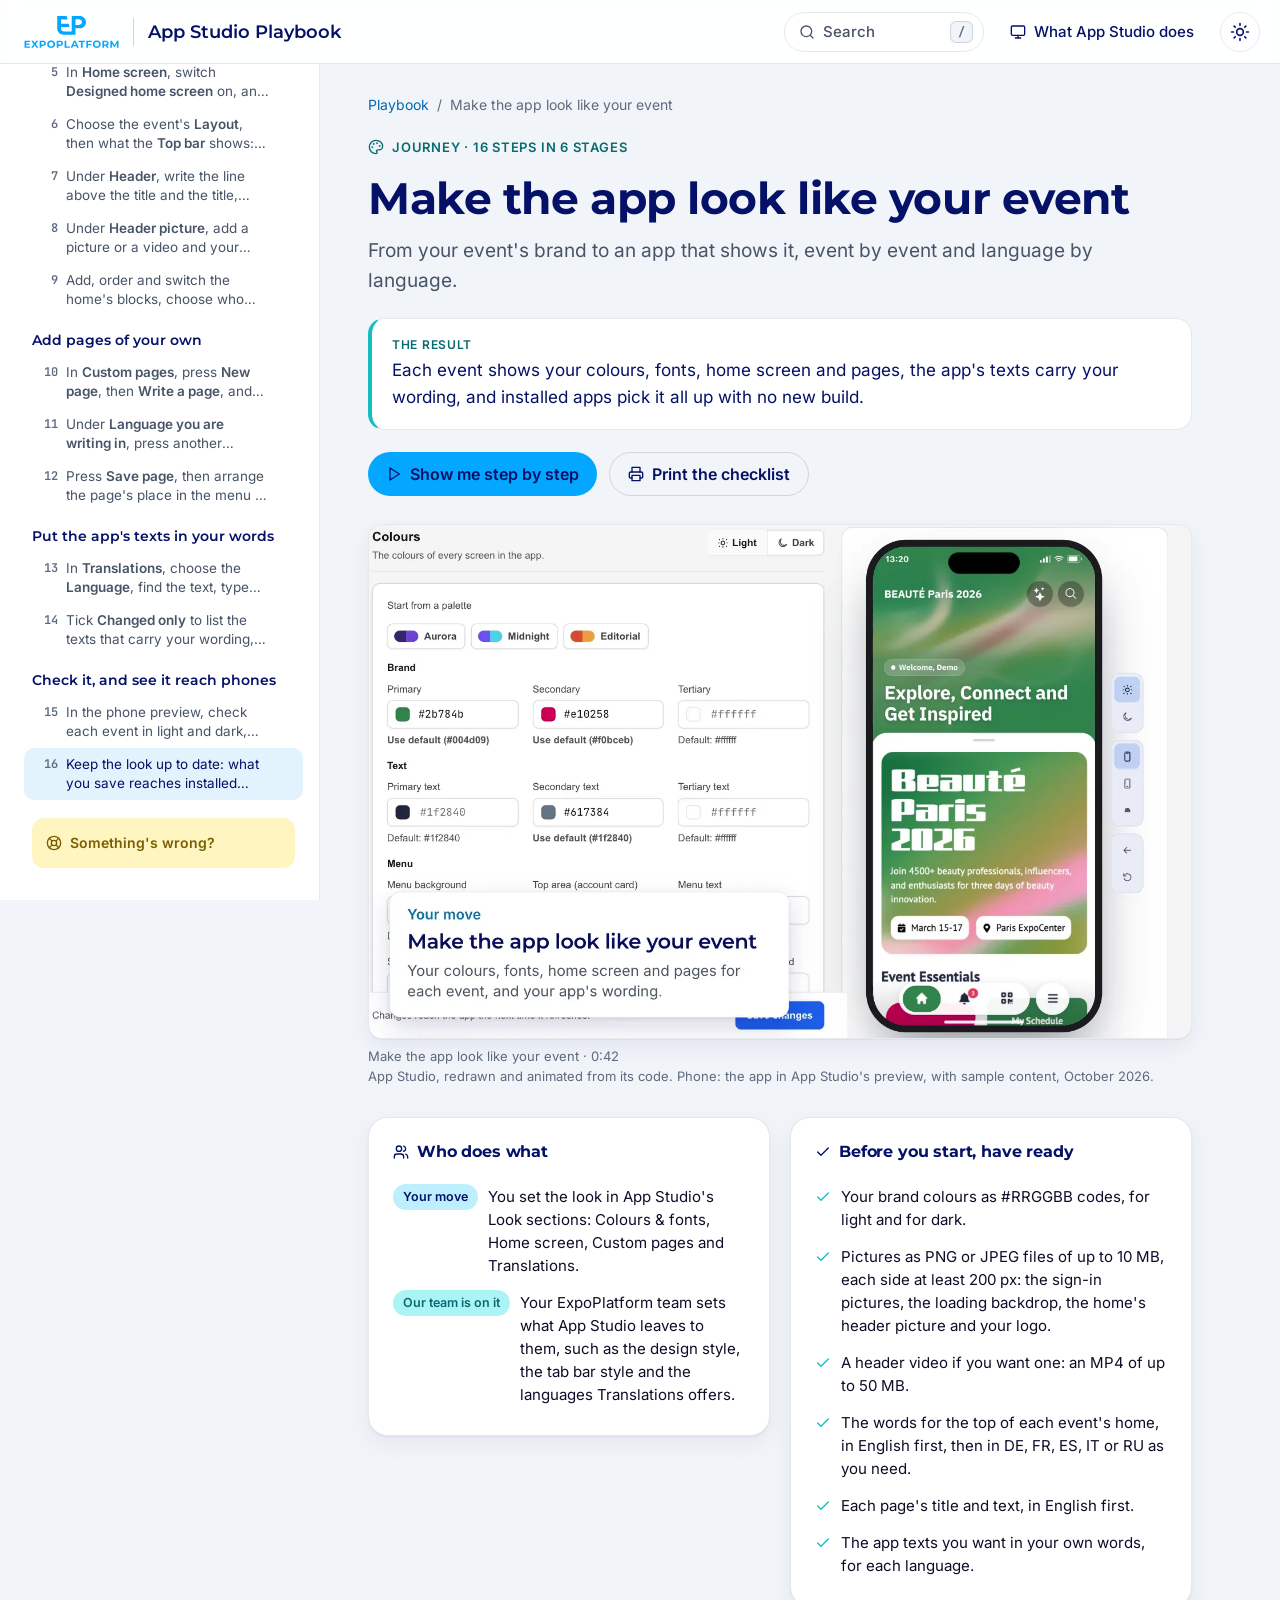
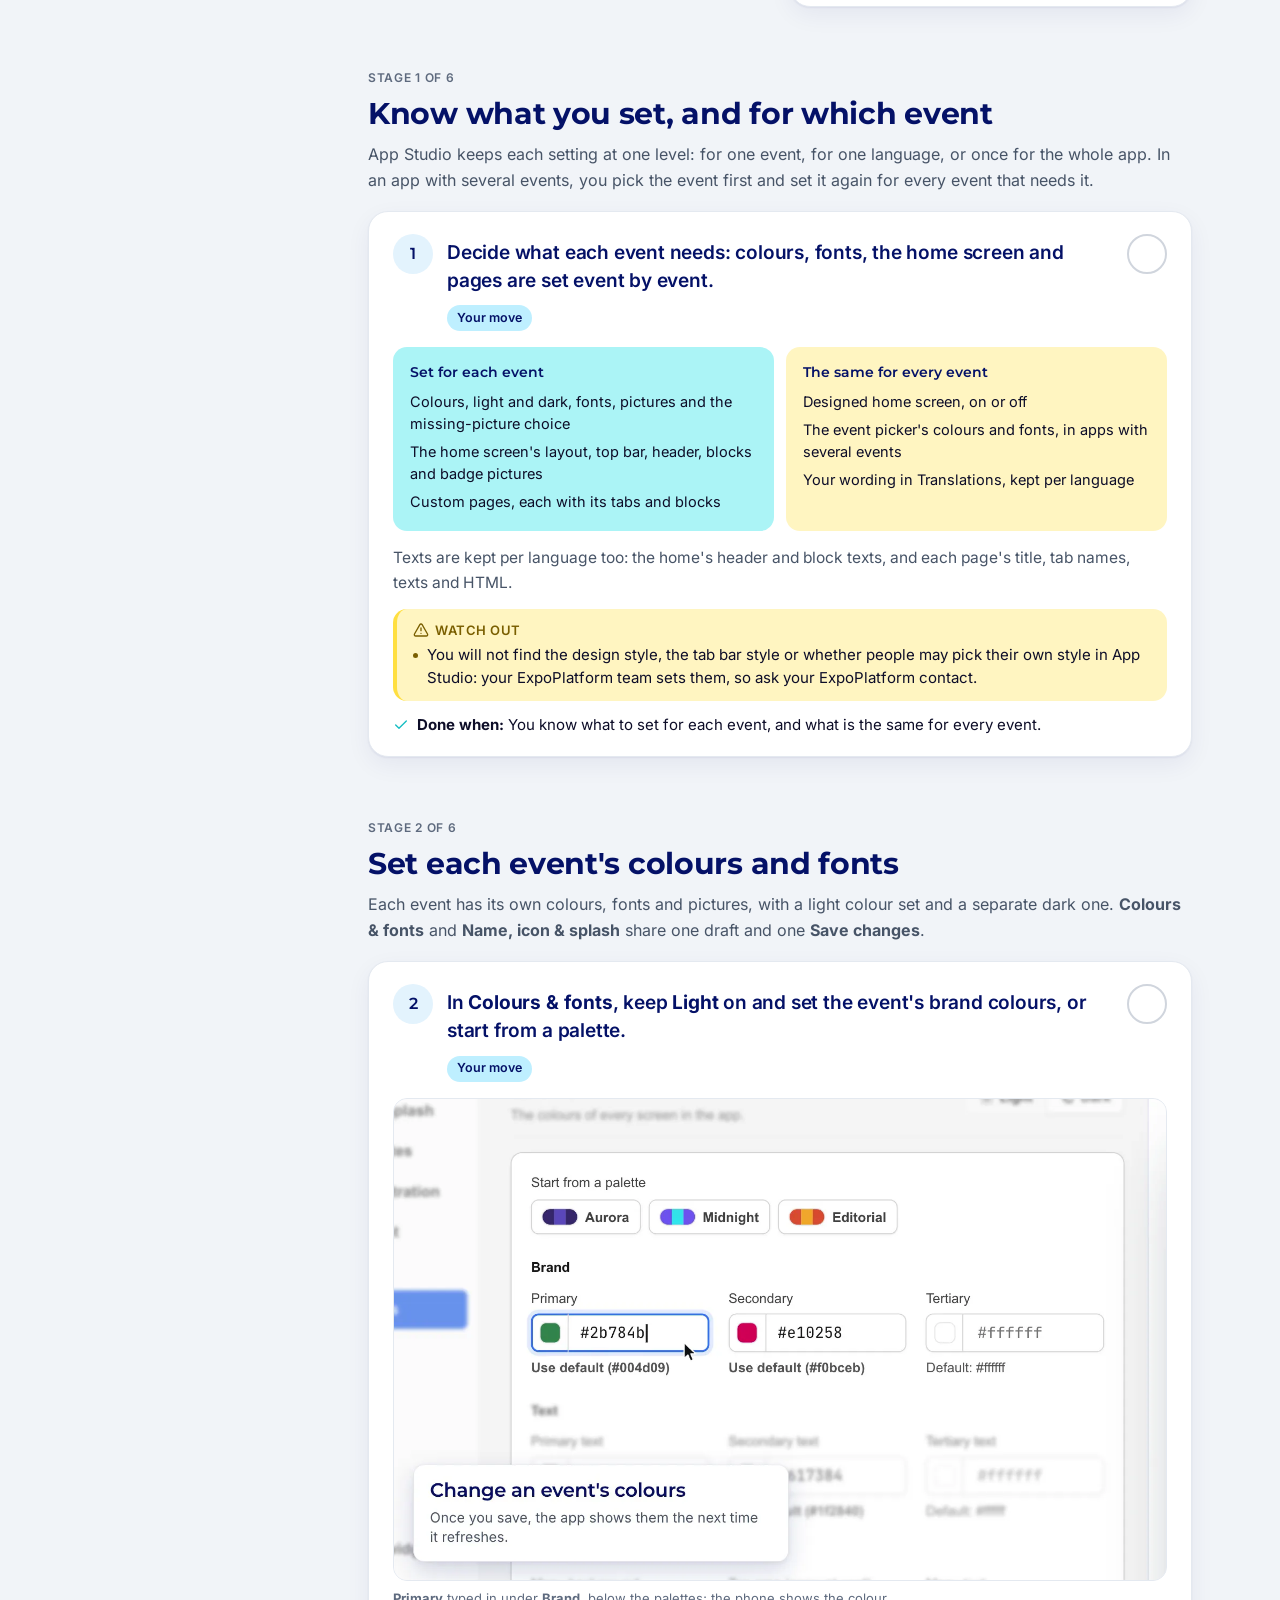
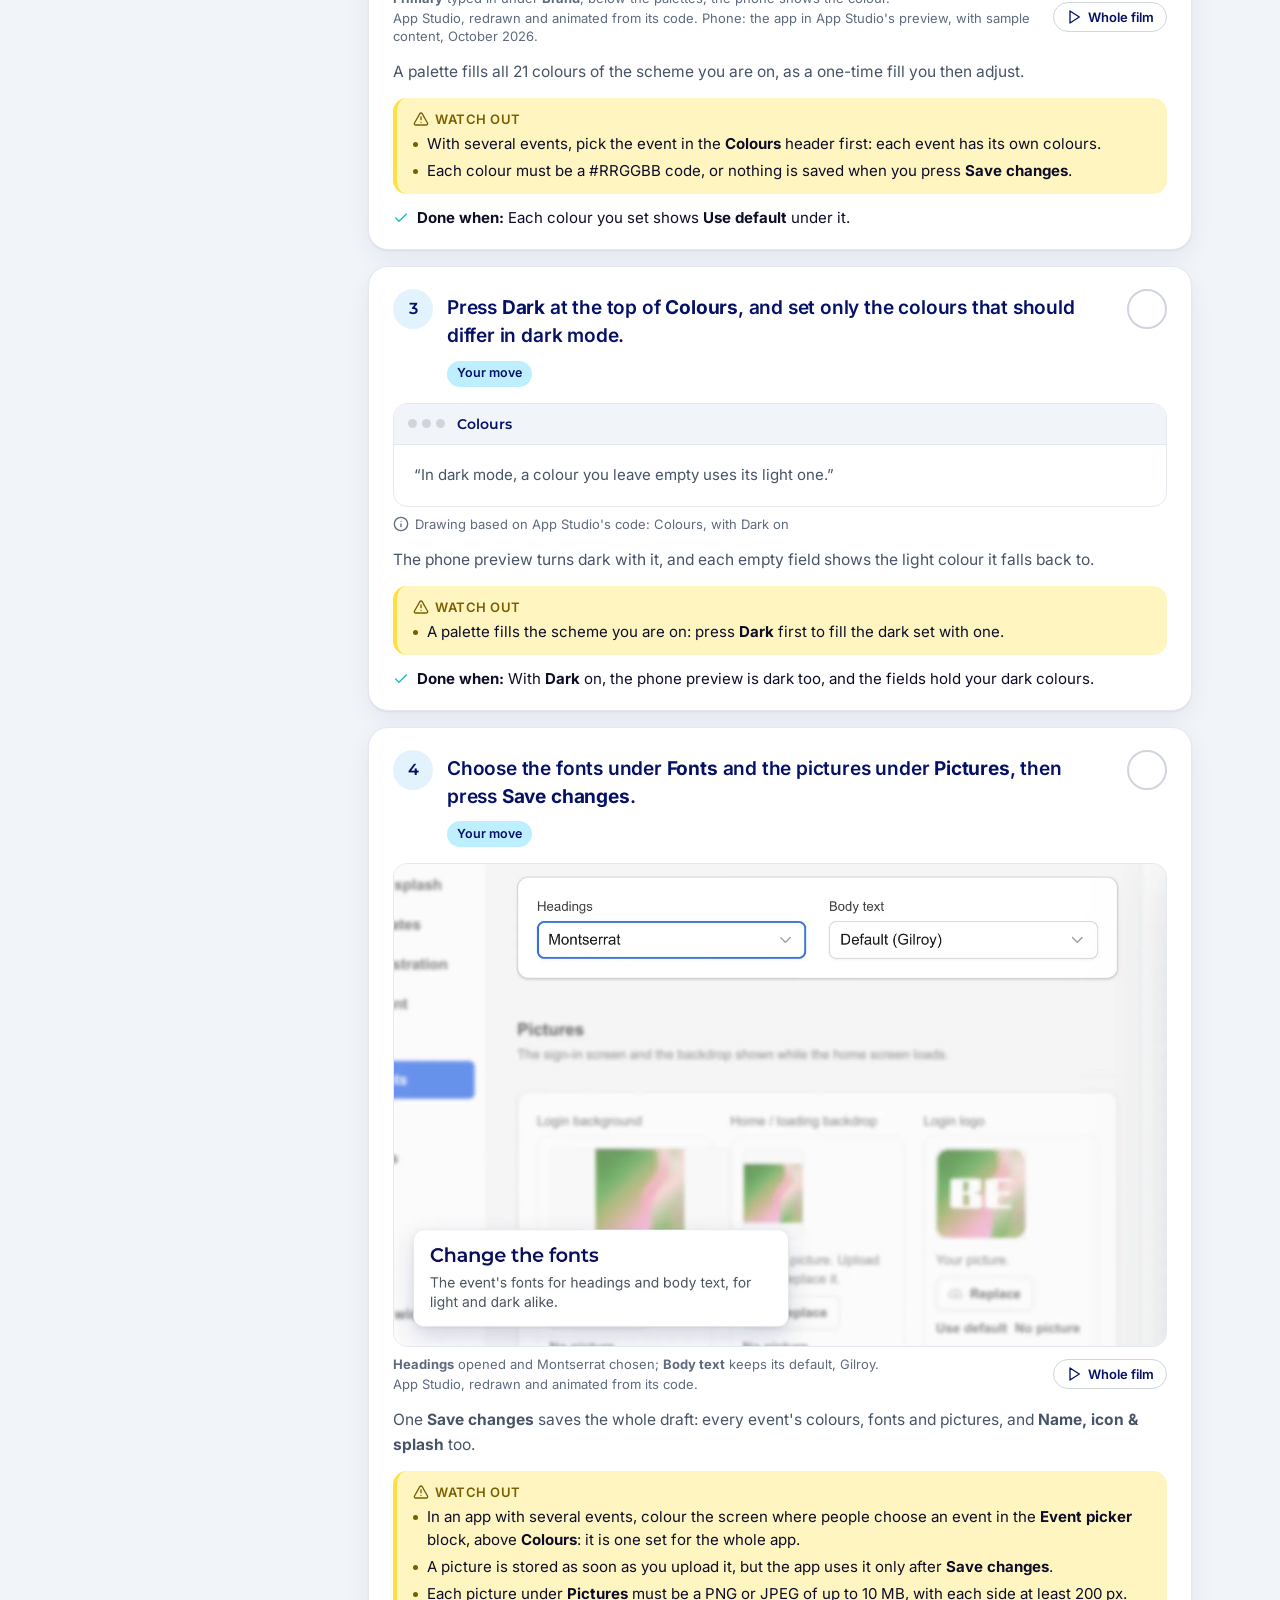
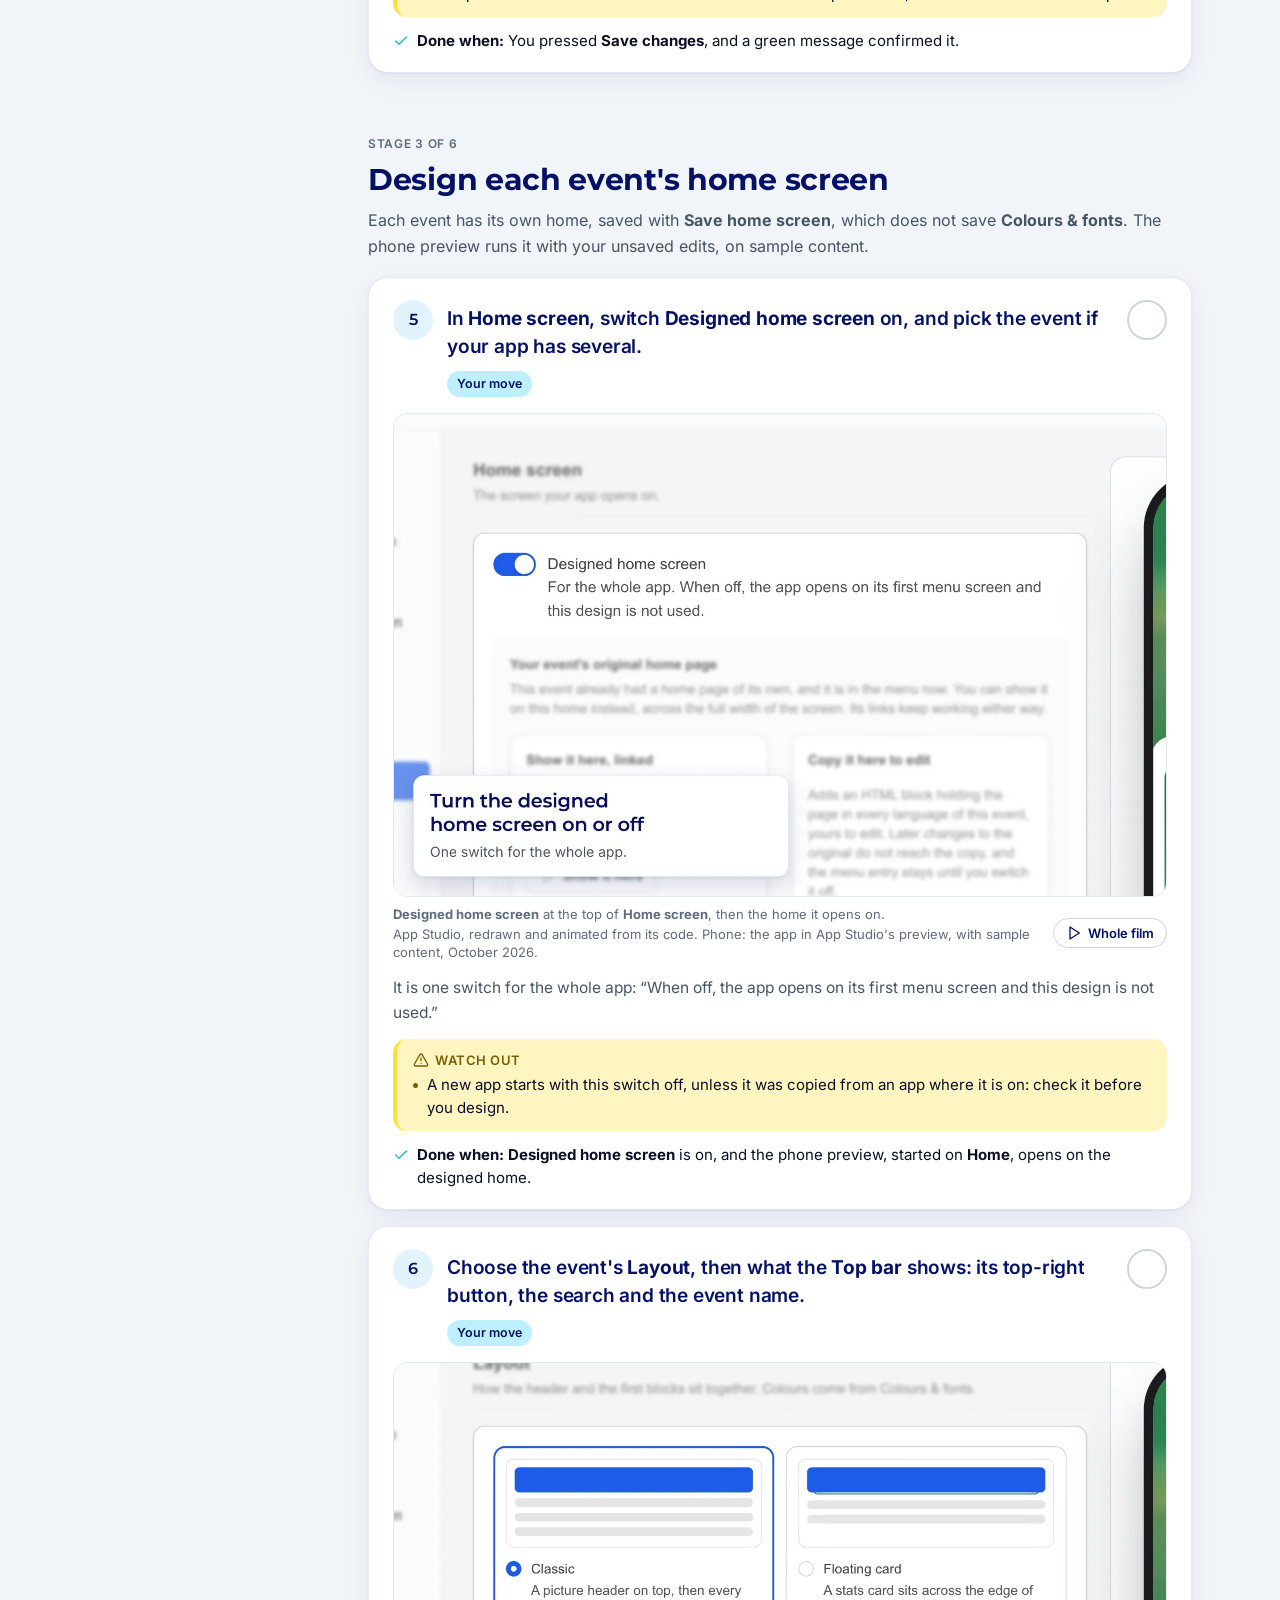
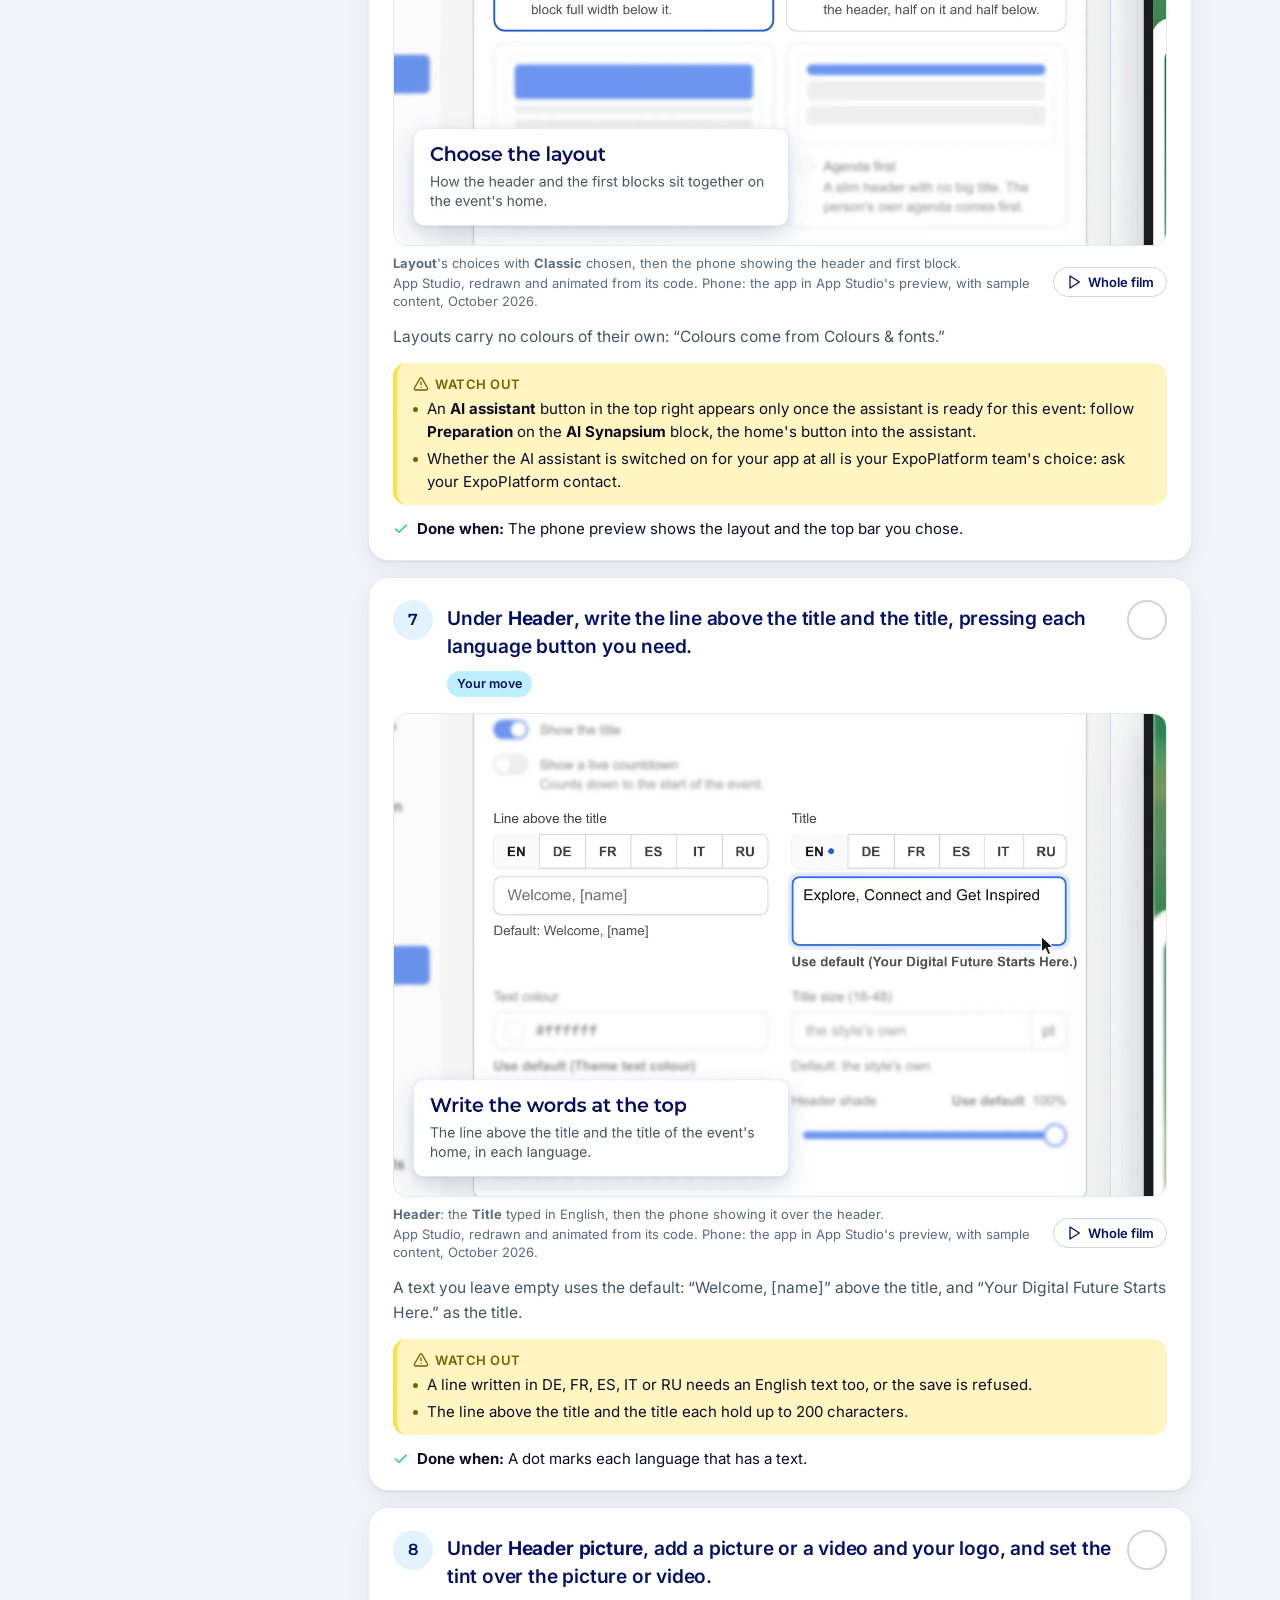
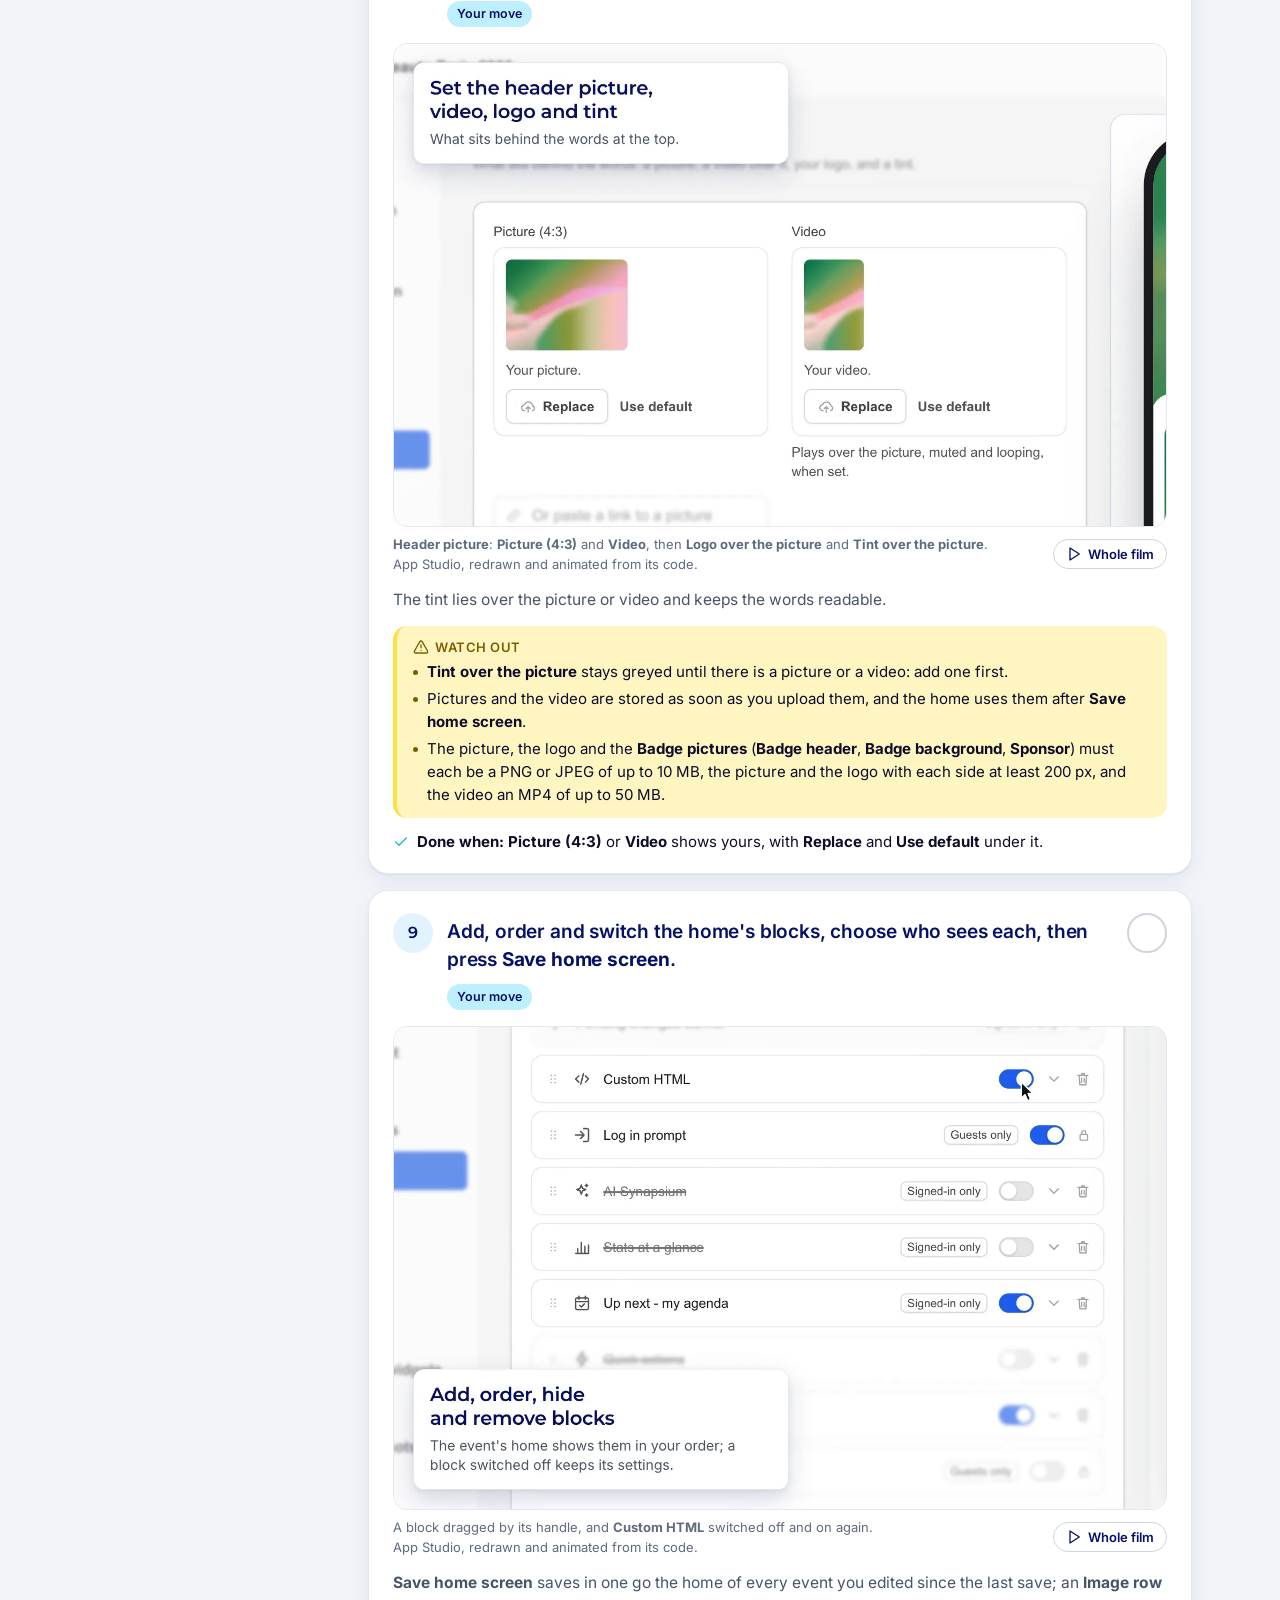
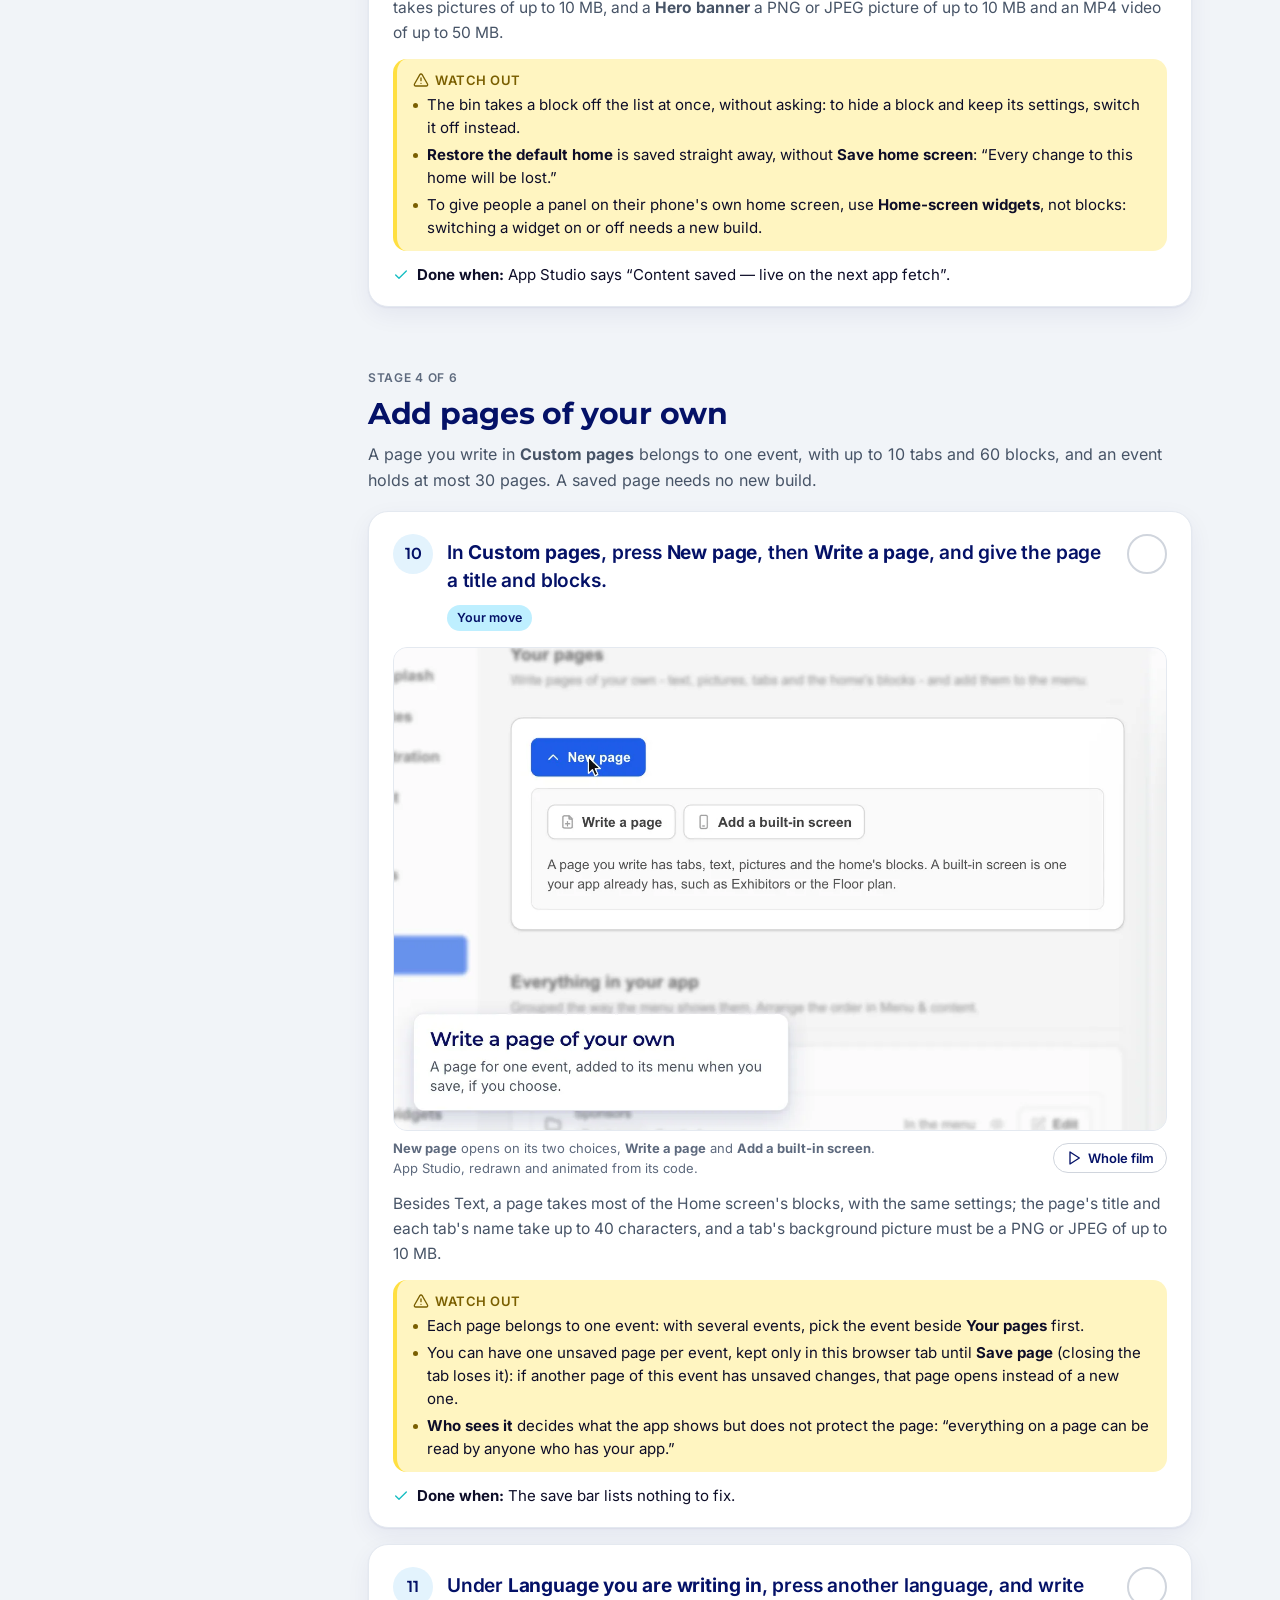
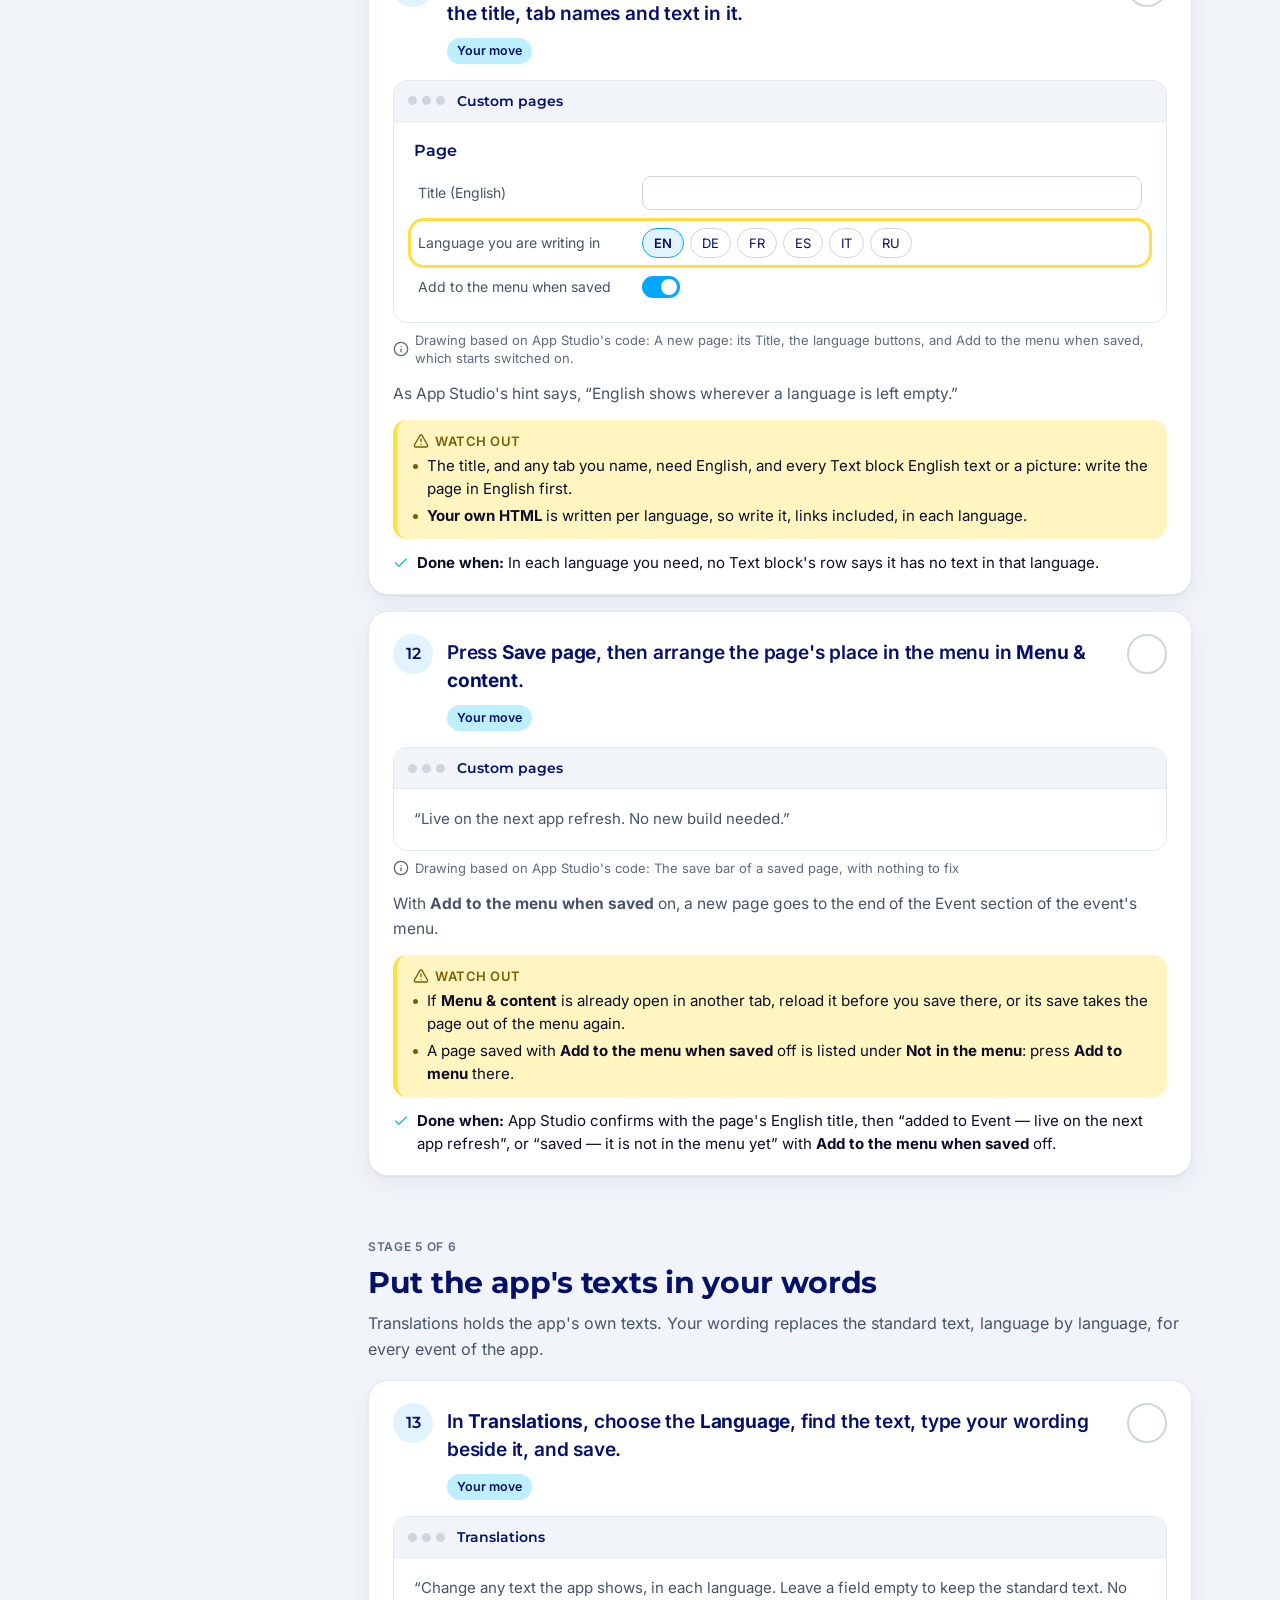
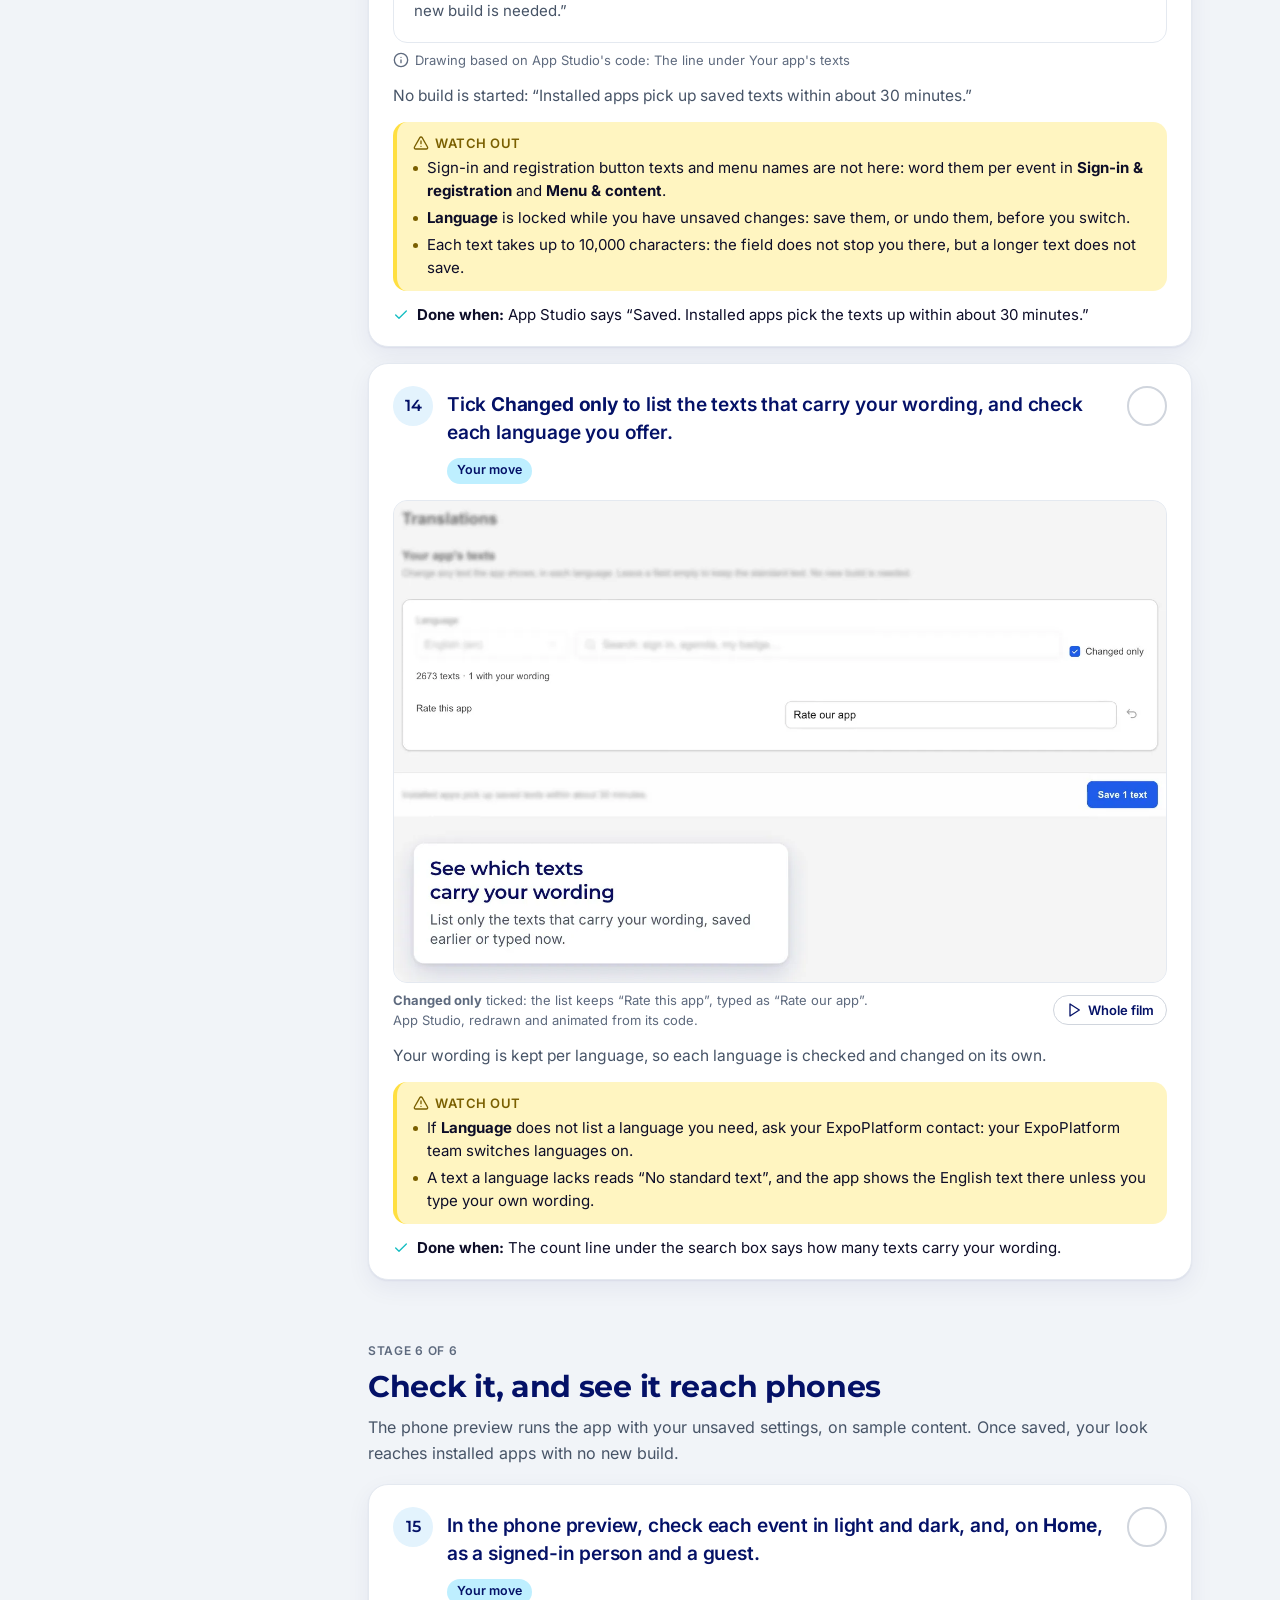
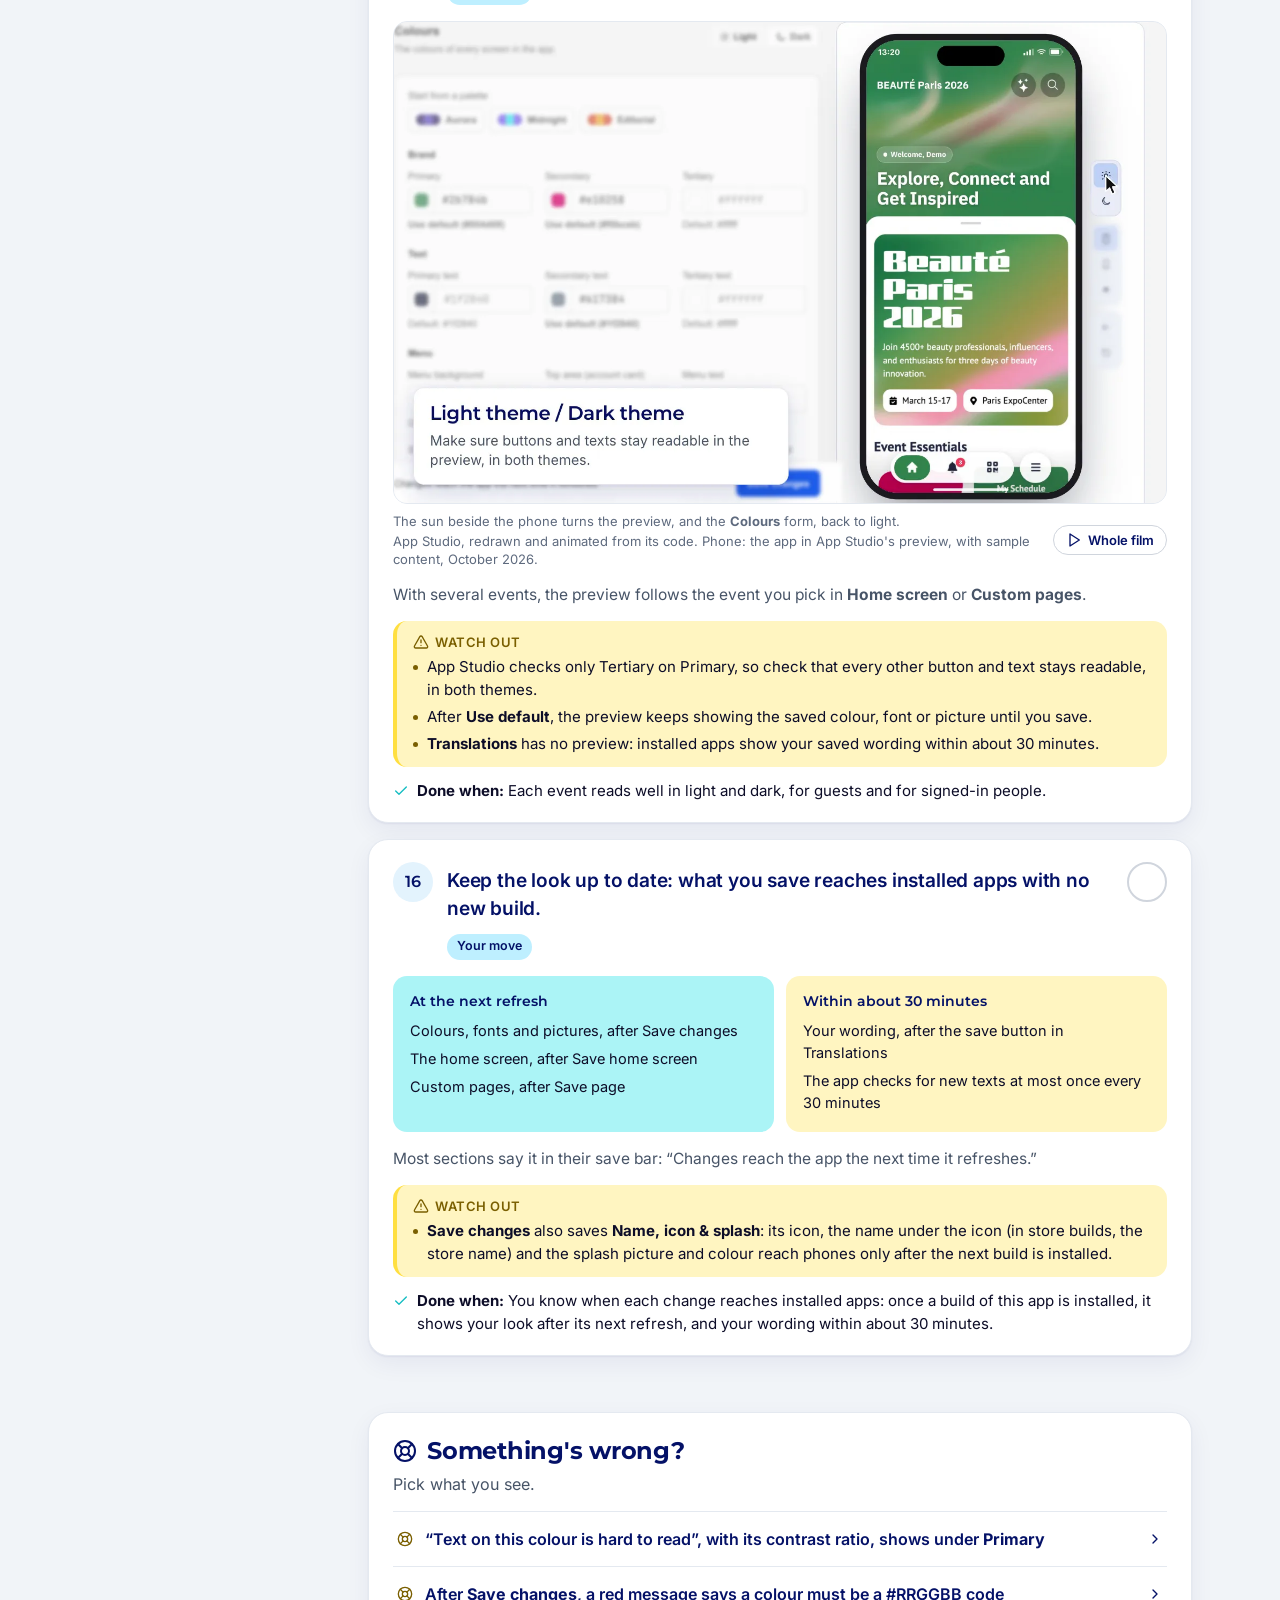
<file: look/index.html>
<!doctype html><html lang="en"><head><meta charset="utf-8"><meta name="viewport" content="width=device-width, initial-scale=1"><meta name="robots" content="noindex, nofollow"><title>Make the app look like your event · App Studio Playbook</title><meta name="description" content="From your event's brand to an app that shows it, event by event and language by language."><link rel="icon" href="../assets/favicon.svg" type="image/svg+xml"><link rel="stylesheet" href="../assets/fonts.css"><link rel="stylesheet" href="../assets/playbook.css"><script>try{var t=localStorage.getItem('pb-theme');if(t)document.documentElement.setAttribute('data-theme',t)}catch(e){}</script></head><body class="pb-journey-page" data-journey="look" data-steps="16" data-up="../"><a class="skip" href="#main">Skip to content</a><header class="pb-top"><a class="pb-brand" href="../index.html" aria-label="App Studio Playbook home"><span class="logo"><svg width="142" height="48" viewBox="0 0 142 48" fill="none" xmlns="http://www.w3.org/2000/svg">
<path fill-rule="evenodd" clip-rule="evenodd" d="M63.9588 0.00012207H49.864V18.9085C49.864 24.0756 54.0527 28.2643 59.2198 28.2643H77.2219V18.4091H82.8423C86.0634 18.4091 88.1625 17.6075 90.0354 15.9939C91.9237 14.367 92.8541 11.8208 92.8541 9.20461C92.8541 6.58753 91.9232 4.08429 90.0361 2.45803C88.1635 0.816192 86.064 0.00012207 82.8423 0.00012207H71.5734V23.1219H59.8349C57.445 23.1219 55.5077 21.1845 55.5077 18.7946V16.5139H68.4243L67.0709 11.5821H55.5077V5.14251L65.324 5.14251L63.9588 0.00012207ZM86.9465 9.20461C86.9465 10.3694 86.5332 11.3985 85.7176 12.1382C84.9004 12.8794 83.656 13.3509 81.9578 13.3509H77.2219V5.05828H81.9578C83.656 5.05828 84.9004 5.52981 85.7176 6.271C86.5332 7.01073 86.9465 8.03977 86.9465 9.20461Z" fill="#03A7FF"/>
<path d="M9.18131 45.8031V47.8142H0.796875V36.9856H8.98021V38.9966H3.28746V41.3479H8.31503V43.2971H3.28746V45.8031H9.18131Z" fill="#03A7FF"/>
<path d="M18.7521 47.8142L16.1377 44.0551L13.5698 47.8142H10.6925L14.6991 42.307L10.8936 36.9856H13.74L16.2305 40.4971L18.6747 36.9856H21.3819L17.6073 42.2142L21.6449 47.8142H18.7521Z" fill="#03A7FF"/>
<path d="M28.1734 36.9856C29.1325 36.9856 29.9627 37.1454 30.664 37.4651C31.3756 37.7848 31.9222 38.2386 32.3038 38.8264C32.6854 39.4143 32.8762 40.1104 32.8762 40.9148C32.8762 41.7089 32.6854 42.405 32.3038 43.0032C31.9222 43.591 31.3756 44.0448 30.664 44.3645C29.9627 44.6739 29.1325 44.8286 28.1734 44.8286H25.9923V47.8142H23.4862V36.9856H28.1734ZM28.0342 42.7866C28.7871 42.7866 29.3594 42.6268 29.7513 42.307C30.1432 41.977 30.3392 41.513 30.3392 40.9148C30.3392 40.3063 30.1432 39.8423 29.7513 39.5225C29.3594 39.1925 28.7871 39.0275 28.0342 39.0275H25.9923V42.7866H28.0342Z" fill="#03A7FF"/>
<path d="M40.6793 47.9998C39.5552 47.9998 38.5393 47.7575 37.6318 47.2727C36.7346 46.788 36.0281 46.1228 35.5125 45.2772C35.0072 44.4212 34.7545 43.4621 34.7545 42.3999C34.7545 41.3376 35.0072 40.3837 35.5125 39.538C36.0281 38.682 36.7346 38.0117 37.6318 37.527C38.5393 37.0423 39.5552 36.7999 40.6793 36.7999C41.8034 36.7999 42.8141 37.0423 43.7113 37.527C44.6085 38.0117 45.315 38.682 45.8306 39.538C46.3463 40.3837 46.6041 41.3376 46.6041 42.3999C46.6041 43.4621 46.3463 44.4212 45.8306 45.2772C45.315 46.1228 44.6085 46.788 43.7113 47.2727C42.8141 47.7575 41.8034 47.9998 40.6793 47.9998ZM40.6793 45.865C41.3187 45.865 41.8962 45.7206 42.4119 45.4319C42.9275 45.1328 43.3297 44.7203 43.6185 44.1943C43.9176 43.6684 44.0671 43.0702 44.0671 42.3999C44.0671 41.7295 43.9176 41.1314 43.6185 40.6054C43.3297 40.0794 42.9275 39.6721 42.4119 39.3833C41.8962 39.0842 41.3187 38.9347 40.6793 38.9347C40.0399 38.9347 39.4624 39.0842 38.9467 39.3833C38.4311 39.6721 38.0237 40.0794 37.7246 40.6054C37.4359 41.1314 37.2915 41.7295 37.2915 42.3999C37.2915 43.0702 37.4359 43.6684 37.7246 44.1943C38.0237 44.7203 38.4311 45.1328 38.9467 45.4319C39.4624 45.7206 40.0399 45.865 40.6793 45.865Z" fill="#03A7FF"/>
<path d="M53.7935 36.9856C54.7526 36.9856 55.5828 37.1454 56.2841 37.4651C56.9957 37.7848 57.5423 38.2386 57.9238 38.8264C58.3054 39.4143 58.4962 40.1104 58.4962 40.9148C58.4962 41.7089 58.3054 42.405 57.9238 43.0032C57.5423 43.591 56.9957 44.0448 56.2841 44.3645C55.5828 44.6739 54.7526 44.8286 53.7935 44.8286H51.6123V47.8142H49.1063V36.9856H53.7935ZM53.6543 42.7866C54.4071 42.7866 54.9795 42.6268 55.3714 42.307C55.7633 41.977 55.9592 41.513 55.9592 40.9148C55.9592 40.3063 55.7633 39.8423 55.3714 39.5225C54.9795 39.1925 54.4071 39.0275 53.6543 39.0275H51.6123V42.7866H53.6543Z" fill="#03A7FF"/>
<path d="M60.9041 36.9856H63.4102V45.7722H68.84V47.8142H60.9041V36.9856Z" fill="#03A7FF"/>
<path d="M78.5644 45.4938H73.5369L72.5778 47.8142H70.0098L74.8363 36.9856H77.3114L82.1533 47.8142H79.5235L78.5644 45.4938ZM77.7755 43.591L76.0584 39.4452L74.3413 43.591H77.7755Z" fill="#03A7FF"/>
<path d="M85.3531 39.0275H81.888V36.9856H91.3243V39.0275H87.8592V47.8142H85.3531V39.0275Z" fill="#03A7FF"/>
<path d="M96.0392 38.9966V41.8584H101.051V43.8695H96.0392V47.8142H93.5332V36.9856H101.717V38.9966H96.0392Z" fill="#03A7FF"/>
<path d="M109.17 47.9998C108.046 47.9998 107.03 47.7575 106.123 47.2727C105.226 46.788 104.519 46.1228 104.003 45.2772C103.498 44.4212 103.245 43.4621 103.245 42.3999C103.245 41.3376 103.498 40.3837 104.003 39.538C104.519 38.682 105.226 38.0117 106.123 37.527C107.03 37.0423 108.046 36.7999 109.17 36.7999C110.294 36.7999 111.305 37.0423 112.202 37.527C113.099 38.0117 113.806 38.682 114.322 39.538C114.837 40.3837 115.095 41.3376 115.095 42.3999C115.095 43.4621 114.837 44.4212 114.322 45.2772C113.806 46.1228 113.099 46.788 112.202 47.2727C111.305 47.7575 110.294 47.9998 109.17 47.9998ZM109.17 45.865C109.81 45.865 110.387 45.7206 110.903 45.4319C111.418 45.1328 111.821 44.7203 112.109 44.1943C112.409 43.6684 112.558 43.0702 112.558 42.3999C112.558 41.7295 112.409 41.1314 112.109 40.6054C111.821 40.0794 111.418 39.6721 110.903 39.3833C110.387 39.0842 109.81 38.9347 109.17 38.9347C108.531 38.9347 107.953 39.0842 107.438 39.3833C106.922 39.6721 106.515 40.0794 106.216 40.6054C105.927 41.1314 105.782 41.7295 105.782 42.3999C105.782 43.0702 105.927 43.6684 106.216 44.1943C106.515 44.7203 106.922 45.1328 107.438 45.4319C107.953 45.7206 108.531 45.865 109.17 45.865Z" fill="#03A7FF"/>
<path d="M124.497 47.8142L122.408 44.7976H120.103V47.8142H117.597V36.9856H122.284C123.244 36.9856 124.074 37.1454 124.775 37.4651C125.487 37.7848 126.033 38.2386 126.415 38.8264C126.796 39.4143 126.987 40.1104 126.987 40.9148C126.987 41.7192 126.791 42.4153 126.399 43.0032C126.018 43.5807 125.471 44.0242 124.76 44.3335L127.188 47.8142H124.497ZM124.45 40.9148C124.45 40.3063 124.254 39.8423 123.862 39.5225C123.47 39.1925 122.898 39.0275 122.145 39.0275H120.103V42.8021H122.145C122.898 42.8021 123.47 42.6371 123.862 42.307C124.254 41.977 124.45 41.513 124.45 40.9148Z" fill="#03A7FF"/>
<path d="M139.446 47.8142L139.43 41.317L136.243 46.6694H135.114L131.943 41.4562V47.8142H129.591V36.9856H131.664L135.717 43.7148L139.708 36.9856H141.766L141.797 47.8142H139.446Z" fill="#03A7FF"/>
</svg>
</span><span class="divider"></span><span class="product">App Studio Playbook</span></a><span class="pb-flex"></span><button class="pb-search-btn" type="button" data-search aria-label="Search the playbook"><svg class="i s16" viewBox="0 0 24 24" aria-hidden="true"><circle cx="11" cy="11" r="8"/><path d="m21 21-4.3-4.3"/></svg><span>Search</span><kbd>/</kbd></button><a class="pb-toplink pb-studio-link" href="../app-studio/index.html"><svg class="i s16" viewBox="0 0 24 24" aria-hidden="true"><rect width="20" height="14" x="2" y="3" rx="2"/><path d="M8 21h8M12 17v4"/></svg><span>What App Studio does</span></a><button class="pb-theme" type="button" aria-label="Switch between light and dark"><svg class="i sun" viewBox="0 0 24 24" aria-hidden="true"><circle cx="12" cy="12" r="4"/><path d="M12 2v2M12 20v2M4.93 4.93l1.41 1.41M17.66 17.66l1.41 1.41M2 12h2M20 12h2M6.34 17.66l-1.41 1.41M19.07 4.93l-1.41 1.41"/></svg><svg class="i moon" viewBox="0 0 24 24" aria-hidden="true"><path d="M12 3a6 6 0 0 0 9 9 9 9 0 1 1-9-9Z"/></svg></button></header><div class="pb-journey"><aside class="pb-outline" aria-label="Steps"><div class="ol-progress"><span class="ol-pc">0 of 16 steps done</span><span class="ol-bar"><span></span></span></div><ol class="ol-stages"><li class="ol-stage"><a href="#stage-scope">Know what you set, and for which event</a><ol><li><a href="#step-levels" data-step="levels"><span class="ol-n">1</span><span class="ol-t">Decide what each event needs: colours, fonts, the home screen and pages are set event by event.</span><span class="ol-c"><svg class="i s16" viewBox="0 0 24 24" aria-hidden="true"><path d="M20 6 9 17l-5-5"/></svg></span></a></li></ol></li><li class="ol-stage"><a href="#stage-colours">Set each event's colours and fonts</a><ol><li><a href="#step-brand" data-step="brand"><span class="ol-n">2</span><span class="ol-t">In <strong>Colours &amp; fonts</strong>, keep <strong>Light</strong> on and set the event's brand colours, or start from a palette.</span><span class="ol-c"><svg class="i s16" viewBox="0 0 24 24" aria-hidden="true"><path d="M20 6 9 17l-5-5"/></svg></span></a></li><li><a href="#step-dark" data-step="dark"><span class="ol-n">3</span><span class="ol-t">Press <strong>Dark</strong> at the top of <strong>Colours</strong>, and set only the colours that should differ in dark mode.</span><span class="ol-c"><svg class="i s16" viewBox="0 0 24 24" aria-hidden="true"><path d="M20 6 9 17l-5-5"/></svg></span></a></li><li><a href="#step-fonts" data-step="fonts"><span class="ol-n">4</span><span class="ol-t">Choose the fonts under <strong>Fonts</strong> and the pictures under <strong>Pictures</strong>, then press <strong>Save changes</strong>.</span><span class="ol-c"><svg class="i s16" viewBox="0 0 24 24" aria-hidden="true"><path d="M20 6 9 17l-5-5"/></svg></span></a></li></ol></li><li class="ol-stage"><a href="#stage-home">Design each event's home screen</a><ol><li><a href="#step-home-on" data-step="home-on"><span class="ol-n">5</span><span class="ol-t">In <strong>Home screen</strong>, switch <strong>Designed home screen</strong> on, and pick the event if your app has several.</span><span class="ol-c"><svg class="i s16" viewBox="0 0 24 24" aria-hidden="true"><path d="M20 6 9 17l-5-5"/></svg></span></a></li><li><a href="#step-layout" data-step="layout"><span class="ol-n">6</span><span class="ol-t">Choose the event's <strong>Layout</strong>, then what the <strong>Top bar</strong> shows: its top-right button, the search and the event name.</span><span class="ol-c"><svg class="i s16" viewBox="0 0 24 24" aria-hidden="true"><path d="M20 6 9 17l-5-5"/></svg></span></a></li><li><a href="#step-header" data-step="header"><span class="ol-n">7</span><span class="ol-t">Under <strong>Header</strong>, write the line above the title and the title, pressing each language button you need.</span><span class="ol-c"><svg class="i s16" viewBox="0 0 24 24" aria-hidden="true"><path d="M20 6 9 17l-5-5"/></svg></span></a></li><li><a href="#step-picture" data-step="picture"><span class="ol-n">8</span><span class="ol-t">Under <strong>Header picture</strong>, add a picture or a video and your logo, and set the tint over the picture or video.</span><span class="ol-c"><svg class="i s16" viewBox="0 0 24 24" aria-hidden="true"><path d="M20 6 9 17l-5-5"/></svg></span></a></li><li><a href="#step-blocks" data-step="blocks"><span class="ol-n">9</span><span class="ol-t">Add, order and switch the home's blocks, choose who sees each, then press <strong>Save home screen</strong>.</span><span class="ol-c"><svg class="i s16" viewBox="0 0 24 24" aria-hidden="true"><path d="M20 6 9 17l-5-5"/></svg></span></a></li></ol></li><li class="ol-stage"><a href="#stage-pages">Add pages of your own</a><ol><li><a href="#step-page" data-step="page"><span class="ol-n">10</span><span class="ol-t">In <strong>Custom pages</strong>, press <strong>New page</strong>, then <strong>Write a page</strong>, and give the page a title and blocks.</span><span class="ol-c"><svg class="i s16" viewBox="0 0 24 24" aria-hidden="true"><path d="M20 6 9 17l-5-5"/></svg></span></a></li><li><a href="#step-page-lang" data-step="page-lang"><span class="ol-n">11</span><span class="ol-t">Under <strong>Language you are writing in</strong>, press another language, and write the title, tab names and text in it.</span><span class="ol-c"><svg class="i s16" viewBox="0 0 24 24" aria-hidden="true"><path d="M20 6 9 17l-5-5"/></svg></span></a></li><li><a href="#step-page-save" data-step="page-save"><span class="ol-n">12</span><span class="ol-t">Press <strong>Save page</strong>, then arrange the page's place in the menu in <strong>Menu &amp; content</strong>.</span><span class="ol-c"><svg class="i s16" viewBox="0 0 24 24" aria-hidden="true"><path d="M20 6 9 17l-5-5"/></svg></span></a></li></ol></li><li class="ol-stage"><a href="#stage-wording">Put the app's texts in your words</a><ol><li><a href="#step-wording" data-step="wording"><span class="ol-n">13</span><span class="ol-t">In <strong>Translations</strong>, choose the <strong>Language</strong>, find the text, type your wording beside it, and save.</span><span class="ol-c"><svg class="i s16" viewBox="0 0 24 24" aria-hidden="true"><path d="M20 6 9 17l-5-5"/></svg></span></a></li><li><a href="#step-wording-check" data-step="wording-check"><span class="ol-n">14</span><span class="ol-t">Tick <strong>Changed only</strong> to list the texts that carry your wording, and check each language you offer.</span><span class="ol-c"><svg class="i s16" viewBox="0 0 24 24" aria-hidden="true"><path d="M20 6 9 17l-5-5"/></svg></span></a></li></ol></li><li class="ol-stage"><a href="#stage-check">Check it, and see it reach phones</a><ol><li><a href="#step-preview" data-step="preview"><span class="ol-n">15</span><span class="ol-t">In the phone preview, check each event in light and dark, and, on <strong>Home</strong>, as a signed-in person and a guest.</span><span class="ol-c"><svg class="i s16" viewBox="0 0 24 24" aria-hidden="true"><path d="M20 6 9 17l-5-5"/></svg></span></a></li><li><a href="#step-reach" data-step="reach"><span class="ol-n">16</span><span class="ol-t">Keep the look up to date: what you save reaches installed apps with no new build.</span><span class="ol-c"><svg class="i s16" viewBox="0 0 24 24" aria-hidden="true"><path d="M20 6 9 17l-5-5"/></svg></span></a></li></ol></li></ol><a class="ol-sym" href="#help"><svg class="i s16" viewBox="0 0 24 24" aria-hidden="true"><circle cx="12" cy="12" r="10"/><path d="m4.93 4.93 4.24 4.24M14.83 9.17l4.24-4.24M14.83 14.83l4.24 4.24M9.17 14.83l-4.24 4.24"/><circle cx="12" cy="12" r="4"/></svg> Something's wrong?</a></aside><main id="main" class="pb-main">
<nav class="crumbs" aria-label="Breadcrumb"><a href="../index.html">Playbook</a><span>/</span><span>Make the app look like your event</span></nav>
<header class="pb-jhead" id="top"><span class="eyebrow"><svg class="i s16" viewBox="0 0 24 24" aria-hidden="true"><circle cx="13.5" cy="6.5" r=".5"/><circle cx="17.5" cy="10.5" r=".5"/><circle cx="8.5" cy="7.5" r=".5"/><circle cx="6.5" cy="12.5" r=".5"/><path d="M12 2C6.5 2 2 6.5 2 12s4.5 10 10 10c.93 0 1.65-.75 1.65-1.69 0-.44-.18-.84-.44-1.13-.29-.29-.44-.65-.44-1.13a1.64 1.64 0 0 1 1.67-1.67h2c3.05 0 5.55-2.5 5.55-5.55C21.97 6.01 17.46 2 12 2z"/></svg> Journey · 16 steps in 6 stages</span><h1>Make the app look like your event</h1><p class="lead">From your event's brand to an app that shows it, event by event and language by language.</p><div class="pb-outcome"><span class="oc-k">The result</span><p>Each event shows your colours, fonts, home screen and pages, the app's texts carry your wording, and installed apps pick it all up with no new build.</p></div><div class="pb-cta"><button class="btn-primary" type="button" data-play="0"><svg class="i s16" viewBox="0 0 24 24" aria-hidden="true"><polygon points="6 3 20 12 6 21 6 3"/></svg> Show me step by step</button><button class="btn-ghost" type="button" data-print><svg class="i s16" viewBox="0 0 24 24" aria-hidden="true"><path d="M6 9V2h12v7"/><path d="M6 18H4a2 2 0 0 1-2-2v-5a2 2 0 0 1 2-2h16a2 2 0 0 1 2 2v5a2 2 0 0 1-2 2h-2"/><rect x="6" y="14" width="12" height="8"/></svg> Print the checklist</button></div></header>
<div class="pb-film"><figure class="vis vis-film film-outcome" data-film="look" data-name="Make the app look like your event" data-src-light="../films/look-light.mp4" data-src-dark="../films/look-dark.mp4"><div class="vis-frame film" style="aspect-ratio:1440 / 900"><img class="shot-light" src="../films/look-light.webp" alt="" loading="lazy" width="1440" height="900"><img class="shot-dark" src="../films/look-dark.webp" alt="" loading="lazy" width="1440" height="900"><video muted playsinline preload="none" width="1440" height="900" aria-label="Make the app look like your event"></video></div><figcaption><span class="film-cap"><span>Make the app look like your event · 0:42</span><span>App Studio, redrawn and animated from its code. Phone: the app in App Studio's preview, with sample content, October 2026.</span></span><span class="film-ctl"><button class="film-btn" type="button" aria-label="Play: Make the app look like your event" title="Play"><svg class="i s16 i-play" viewBox="0 0 24 24" aria-hidden="true"><polygon points="6 3 20 12 6 21 6 3"/></svg><svg class="i s16 i-pause" viewBox="0 0 24 24" aria-hidden="true"><rect x="6" y="5" width="4" height="14" rx="1"/><rect x="14" y="5" width="4" height="14" rx="1"/></svg></button></span></figcaption></figure></div>
<div class="pb-two"><section class="pb-card" id="who-look"><h2 class="h-small"><svg class="i s16" viewBox="0 0 24 24" aria-hidden="true"><path d="M16 21v-2a4 4 0 0 0-4-4H6a4 4 0 0 0-4 4v2"/><circle cx="9" cy="7" r="4"/><path d="M22 21v-2a4 4 0 0 0-3-3.87M16 3.13a4 4 0 0 1 0 7.75"/></svg> Who does what</h2><ul class="pb-who"><li id="who-look-you"><span class="owner own-you">Your move</span><span>You set the look in App Studio's Look sections: Colours &amp; fonts, Home screen, Custom pages and Translations.</span></li><li id="who-look-team"><span class="owner own-team">Our team is on it</span><span>Your ExpoPlatform team sets what App Studio leaves to them, such as the design style, the tab bar style and the languages Translations offers.</span></li></ul></section><section class="pb-card" id="before-look"><h2 class="h-small"><svg class="i s16" viewBox="0 0 24 24" aria-hidden="true"><path d="M20 6 9 17l-5-5"/></svg> Before you start, have ready</h2><ul class="pb-before"><li id="before-look-brand-colours-rrggbb"><svg class="i s16" viewBox="0 0 24 24" aria-hidden="true"><path d="M20 6 9 17l-5-5"/></svg><span>Your brand colours as #RRGGBB codes, for light and for dark.</span></li><li id="before-look-pictures-png-jpeg"><svg class="i s16" viewBox="0 0 24 24" aria-hidden="true"><path d="M20 6 9 17l-5-5"/></svg><span>Pictures as PNG or JPEG files of up to 10 MB, each side at least 200 px: the sign-in pictures, the loading backdrop, the home's header picture and your logo.</span></li><li id="before-look-header-video"><svg class="i s16" viewBox="0 0 24 24" aria-hidden="true"><path d="M20 6 9 17l-5-5"/></svg><span>A header video if you want one: an MP4 of up to 50 MB.</span></li><li id="before-look-words-top-event"><svg class="i s16" viewBox="0 0 24 24" aria-hidden="true"><path d="M20 6 9 17l-5-5"/></svg><span>The words for the top of each event's home, in English first, then in DE, FR, ES, IT or RU as you need.</span></li><li id="before-look-page-title-text"><svg class="i s16" viewBox="0 0 24 24" aria-hidden="true"><path d="M20 6 9 17l-5-5"/></svg><span>Each page's title and text, in English first.</span></li><li id="before-look-app-texts-words"><svg class="i s16" viewBox="0 0 24 24" aria-hidden="true"><path d="M20 6 9 17l-5-5"/></svg><span>The app texts you want in your own words, for each language.</span></li></ul></section></div>

<section class="pb-stage" id="stage-scope" aria-labelledby="h-scope"><div class="stage-head"><span class="stage-k">Stage 1 of 6</span><h2 id="h-scope">Know what you set, and for which event</h2><p>App Studio keeps each setting at one level: for one event, for one language, or once for the whole app. In an app with several events, you pick the event first and set it again for every event that needs it.</p></div><article class="pb-step" id="step-levels" data-step="levels" data-n="1"><div class="st-head"><span class="st-n">1</span><div class="st-title"><h3>Decide what each event needs: colours, fonts, the home screen and pages are set event by event.</h3><span class="owner own-you">Your move</span></div><label class="st-done"><input type="checkbox" data-done="levels"><span><svg class="i s16" viewBox="0 0 24 24" aria-hidden="true"><path d="M20 6 9 17l-5-5"/></svg></span><span class="sr">Mark step 1 done</span></label></div><figure class="vis vis-compare vis-text"><div class="cmp"><div class="cmp-col cmp-ok"><div class="cmp-title">Set for each event</div><ul><li>Colours, light and dark, fonts, pictures and the missing-picture choice</li><li>The home screen's layout, top bar, header, blocks and badge pictures</li><li>Custom pages, each with its tabs and blocks</li></ul></div><div class="cmp-col cmp-build"><div class="cmp-title">The same for every event</div><ul><li>Designed home screen, on or off</li><li>The event picker's colours and fonts, in apps with several events</li><li>Your wording in Translations, kept per language</li></ul></div></div></figure><p class="st-why">Texts are kept per language too: the home's header and block texts, and each page's title, tab names, texts and HTML.</p><div class="st-watch"><span class="st-watch-h"><svg class="i s16" viewBox="0 0 24 24" aria-hidden="true"><path d="m21.73 18-8-14a2 2 0 0 0-3.48 0l-8 14A2 2 0 0 0 4 21h16a2 2 0 0 0 1.73-3"/><path d="M12 9v4"/><path d="M12 17h.01"/></svg> Watch out</span><ul><li id="watch-levels-1">You will not find the design style, the tab bar style or whether people may pick their own style in App Studio: your ExpoPlatform team sets them, so ask your ExpoPlatform contact.</li></ul></div><p class="st-donewhen"><svg class="i s16" viewBox="0 0 24 24" aria-hidden="true"><path d="M20 6 9 17l-5-5"/></svg><span><strong>Done when:</strong> You know what to set for each event, and what is the same for every event.</span></p></article></section><section class="pb-stage" id="stage-colours" aria-labelledby="h-colours"><div class="stage-head"><span class="stage-k">Stage 2 of 6</span><h2 id="h-colours">Set each event's colours and fonts</h2><p>Each event has its own colours, fonts and pictures, with a light colour set and a separate dark one. <strong>Colours &amp; fonts</strong> and <strong>Name, icon &amp; splash</strong> share one draft and one <strong>Save changes</strong>.</p></div><article class="pb-step" id="step-brand" data-step="brand" data-n="2"><div class="st-head"><span class="st-n">2</span><div class="st-title"><h3>In <strong>Colours &amp; fonts</strong>, keep <strong>Light</strong> on and set the event's brand colours, or start from a palette.</h3><span class="owner own-you">Your move</span></div><label class="st-done"><input type="checkbox" data-done="brand"><span><svg class="i s16" viewBox="0 0 24 24" aria-hidden="true"><path d="M20 6 9 17l-5-5"/></svg></span><span class="sr">Mark step 2 done</span></label></div><figure class="vis vis-film film-moment" data-film="design" data-name="Primary typed in under Brand, below the palettes; the phone shows the colour." data-start="7" data-end="14.4" data-loop="dip" data-src-light="../films/design-light.mp4" data-src-dark="../films/design-dark.mp4"><div class="vis-frame film" style="aspect-ratio:1440 / 900"><img class="shot-light" src="../films/design-brand-light.webp" alt="" loading="lazy" width="1440" height="900"><img class="shot-dark" src="../films/design-brand-dark.webp" alt="" loading="lazy" width="1440" height="900"><video muted playsinline preload="none" width="1440" height="900" aria-label="Primary typed in under Brand, below the palettes; the phone shows the colour."></video></div><figcaption><span class="film-cap"><span><strong>Primary</strong> typed in under <strong>Brand</strong>, below the palettes; the phone shows the colour.</span><span>App Studio, redrawn and animated from its code. Phone: the app in App Studio's preview, with sample content, October 2026.</span></span><span class="film-ctl"><button class="film-btn" type="button" aria-label="Play: Primary typed in under Brand, below the palettes; the phone shows the colour." title="Play"><svg class="i s16 i-play" viewBox="0 0 24 24" aria-hidden="true"><polygon points="6 3 20 12 6 21 6 3"/></svg><svg class="i s16 i-pause" viewBox="0 0 24 24" aria-hidden="true"><rect x="6" y="5" width="4" height="14" rx="1"/><rect x="14" y="5" width="4" height="14" rx="1"/></svg></button><a class="vis-link" href="../app-studio/index.html#film-look-design"><svg class="i s16" viewBox="0 0 24 24" aria-hidden="true"><polygon points="6 3 20 12 6 21 6 3"/></svg><span>Whole film</span></a></span></figcaption></figure><p class="st-why">A palette fills all 21 colours of the scheme you are on, as a one-time fill you then adjust.</p><div class="st-watch"><span class="st-watch-h"><svg class="i s16" viewBox="0 0 24 24" aria-hidden="true"><path d="m21.73 18-8-14a2 2 0 0 0-3.48 0l-8 14A2 2 0 0 0 4 21h16a2 2 0 0 0 1.73-3"/><path d="M12 9v4"/><path d="M12 17h.01"/></svg> Watch out</span><ul><li id="watch-brand-1">With several events, pick the event in the <strong>Colours</strong> header first: each event has its own colours.</li><li id="watch-brand-2">Each colour must be a #RRGGBB code, or nothing is saved when you press <strong>Save changes</strong>.</li></ul></div><p class="st-donewhen"><svg class="i s16" viewBox="0 0 24 24" aria-hidden="true"><path d="M20 6 9 17l-5-5"/></svg><span><strong>Done when:</strong> Each colour you set shows <strong>Use default</strong> under it.</span></p></article><article class="pb-step" id="step-dark" data-step="dark" data-n="3"><div class="st-head"><span class="st-n">3</span><div class="st-title"><h3>Press <strong>Dark</strong> at the top of <strong>Colours</strong>, and set only the colours that should differ in dark mode.</h3><span class="owner own-you">Your move</span></div><label class="st-done"><input type="checkbox" data-done="dark"><span><svg class="i s16" viewBox="0 0 24 24" aria-hidden="true"><path d="M20 6 9 17l-5-5"/></svg></span><span class="sr">Mark step 3 done</span></label></div><figure class="vis vis-drawing vis-text"><div class="vis-frame drawing"><div class="dw-head"><span class="dw-dots"><i></i><i></i><i></i></span>Colours</div><div class="dw-card dw-note"><p>“In dark mode, a colour you leave empty uses its light one.”</p></div></div><figcaption><span><svg class="i s16" viewBox="0 0 24 24" aria-hidden="true"><circle cx="12" cy="12" r="10"/><path d="M12 16v-4M12 8h.01"/></svg> Drawing based on App Studio's code: Colours, with Dark on</span></figcaption></figure><p class="st-why">The phone preview turns dark with it, and each empty field shows the light colour it falls back to.</p><div class="st-watch"><span class="st-watch-h"><svg class="i s16" viewBox="0 0 24 24" aria-hidden="true"><path d="m21.73 18-8-14a2 2 0 0 0-3.48 0l-8 14A2 2 0 0 0 4 21h16a2 2 0 0 0 1.73-3"/><path d="M12 9v4"/><path d="M12 17h.01"/></svg> Watch out</span><ul><li id="watch-dark-1">A palette fills the scheme you are on: press <strong>Dark</strong> first to fill the dark set with one.</li></ul></div><p class="st-donewhen"><svg class="i s16" viewBox="0 0 24 24" aria-hidden="true"><path d="M20 6 9 17l-5-5"/></svg><span><strong>Done when:</strong> With <strong>Dark</strong> on, the phone preview is dark too, and the fields hold your dark colours.</span></p></article><article class="pb-step" id="step-fonts" data-step="fonts" data-n="4"><div class="st-head"><span class="st-n">4</span><div class="st-title"><h3>Choose the fonts under <strong>Fonts</strong> and the pictures under <strong>Pictures</strong>, then press <strong>Save changes</strong>.</h3><span class="owner own-you">Your move</span></div><label class="st-done"><input type="checkbox" data-done="fonts"><span><svg class="i s16" viewBox="0 0 24 24" aria-hidden="true"><path d="M20 6 9 17l-5-5"/></svg></span><span class="sr">Mark step 4 done</span></label></div><figure class="vis vis-film film-moment" data-film="design" data-name="Headings opened and Montserrat chosen; Body text keeps its default, Gilroy." data-start="31.6" data-end="37.55" data-loop="dip" data-src-light="../films/design-light.mp4" data-src-dark="../films/design-dark.mp4"><div class="vis-frame film" style="aspect-ratio:1440 / 900"><img class="shot-light" src="../films/design-fonts-light.webp" alt="" loading="lazy" width="1440" height="900"><img class="shot-dark" src="../films/design-fonts-dark.webp" alt="" loading="lazy" width="1440" height="900"><video muted playsinline preload="none" width="1440" height="900" aria-label="Headings opened and Montserrat chosen; Body text keeps its default, Gilroy."></video></div><figcaption><span class="film-cap"><span><strong>Headings</strong> opened and Montserrat chosen; <strong>Body text</strong> keeps its default, Gilroy.</span><span>App Studio, redrawn and animated from its code.</span></span><span class="film-ctl"><button class="film-btn" type="button" aria-label="Play: Headings opened and Montserrat chosen; Body text keeps its default, Gilroy." title="Play"><svg class="i s16 i-play" viewBox="0 0 24 24" aria-hidden="true"><polygon points="6 3 20 12 6 21 6 3"/></svg><svg class="i s16 i-pause" viewBox="0 0 24 24" aria-hidden="true"><rect x="6" y="5" width="4" height="14" rx="1"/><rect x="14" y="5" width="4" height="14" rx="1"/></svg></button><a class="vis-link" href="../app-studio/index.html#film-look-design"><svg class="i s16" viewBox="0 0 24 24" aria-hidden="true"><polygon points="6 3 20 12 6 21 6 3"/></svg><span>Whole film</span></a></span></figcaption></figure><p class="st-why">One <strong>Save changes</strong> saves the whole draft: every event's colours, fonts and pictures, and <strong>Name, icon &amp; splash</strong> too.</p><div class="st-watch"><span class="st-watch-h"><svg class="i s16" viewBox="0 0 24 24" aria-hidden="true"><path d="m21.73 18-8-14a2 2 0 0 0-3.48 0l-8 14A2 2 0 0 0 4 21h16a2 2 0 0 0 1.73-3"/><path d="M12 9v4"/><path d="M12 17h.01"/></svg> Watch out</span><ul><li id="watch-fonts-1">In an app with several events, colour the screen where people choose an event in the <strong>Event picker</strong> block, above <strong>Colours</strong>: it is one set for the whole app.</li><li id="watch-fonts-2">A picture is stored as soon as you upload it, but the app uses it only after <strong>Save changes</strong>.</li><li id="watch-fonts-3">Each picture under <strong>Pictures</strong> must be a PNG or JPEG of up to 10 MB, with each side at least 200 px.</li></ul></div><p class="st-donewhen"><svg class="i s16" viewBox="0 0 24 24" aria-hidden="true"><path d="M20 6 9 17l-5-5"/></svg><span><strong>Done when:</strong> You pressed <strong>Save changes</strong>, and a green message confirmed it.</span></p></article></section><section class="pb-stage" id="stage-home" aria-labelledby="h-home"><div class="stage-head"><span class="stage-k">Stage 3 of 6</span><h2 id="h-home">Design each event's home screen</h2><p>Each event has its own home, saved with <strong>Save home screen</strong>, which does not save <strong>Colours &amp; fonts</strong>. The phone preview runs it with your unsaved edits, on sample content.</p></div><article class="pb-step" id="step-home-on" data-step="home-on" data-n="5"><div class="st-head"><span class="st-n">5</span><div class="st-title"><h3>In <strong>Home screen</strong>, switch <strong>Designed home screen</strong> on, and pick the event if your app has several.</h3><span class="owner own-you">Your move</span></div><label class="st-done"><input type="checkbox" data-done="home-on"><span><svg class="i s16" viewBox="0 0 24 24" aria-hidden="true"><path d="M20 6 9 17l-5-5"/></svg></span><span class="sr">Mark step 5 done</span></label></div><figure class="vis vis-film film-moment" data-film="home" data-name="Designed home screen at the top of Home screen, then the home it opens on." data-start="6.35" data-end="11.65" data-loop="dip" data-src-light="../films/home-light.mp4" data-src-dark="../films/home-dark.mp4"><div class="vis-frame film" style="aspect-ratio:1440 / 900"><img class="shot-light" src="../films/home-designed-light.webp" alt="" loading="lazy" width="1440" height="900"><img class="shot-dark" src="../films/home-designed-dark.webp" alt="" loading="lazy" width="1440" height="900"><video muted playsinline preload="none" width="1440" height="900" aria-label="Designed home screen at the top of Home screen, then the home it opens on."></video></div><figcaption><span class="film-cap"><span><strong>Designed home screen</strong> at the top of <strong>Home screen</strong>, then the home it opens on.</span><span>App Studio, redrawn and animated from its code. Phone: the app in App Studio's preview, with sample content, October 2026.</span></span><span class="film-ctl"><button class="film-btn" type="button" aria-label="Play: Designed home screen at the top of Home screen, then the home it opens on." title="Play"><svg class="i s16 i-play" viewBox="0 0 24 24" aria-hidden="true"><polygon points="6 3 20 12 6 21 6 3"/></svg><svg class="i s16 i-pause" viewBox="0 0 24 24" aria-hidden="true"><rect x="6" y="5" width="4" height="14" rx="1"/><rect x="14" y="5" width="4" height="14" rx="1"/></svg></button><a class="vis-link" href="../app-studio/index.html#film-look-home"><svg class="i s16" viewBox="0 0 24 24" aria-hidden="true"><polygon points="6 3 20 12 6 21 6 3"/></svg><span>Whole film</span></a></span></figcaption></figure><p class="st-why">It is one switch for the whole app: “When off, the app opens on its first menu screen and this design is not used.”</p><div class="st-watch"><span class="st-watch-h"><svg class="i s16" viewBox="0 0 24 24" aria-hidden="true"><path d="m21.73 18-8-14a2 2 0 0 0-3.48 0l-8 14A2 2 0 0 0 4 21h16a2 2 0 0 0 1.73-3"/><path d="M12 9v4"/><path d="M12 17h.01"/></svg> Watch out</span><ul><li id="watch-home-on-1">A new app starts with this switch off, unless it was copied from an app where it is on: check it before you design.</li></ul></div><p class="st-donewhen"><svg class="i s16" viewBox="0 0 24 24" aria-hidden="true"><path d="M20 6 9 17l-5-5"/></svg><span><strong>Done when:</strong> <strong>Designed home screen</strong> is on, and the phone preview, started on <strong>Home</strong>, opens on the designed home.</span></p></article><article class="pb-step" id="step-layout" data-step="layout" data-n="6"><div class="st-head"><span class="st-n">6</span><div class="st-title"><h3>Choose the event's <strong>Layout</strong>, then what the <strong>Top bar</strong> shows: its top-right button, the search and the event name.</h3><span class="owner own-you">Your move</span></div><label class="st-done"><input type="checkbox" data-done="layout"><span><svg class="i s16" viewBox="0 0 24 24" aria-hidden="true"><path d="M20 6 9 17l-5-5"/></svg></span><span class="sr">Mark step 6 done</span></label></div><figure class="vis vis-film film-moment" data-film="home" data-name="Layout's choices with Classic chosen, then the phone showing the header and first block." data-start="12.85" data-end="18.85" data-loop="dip" data-src-light="../films/home-light.mp4" data-src-dark="../films/home-dark.mp4"><div class="vis-frame film" style="aspect-ratio:1440 / 900"><img class="shot-light" src="../films/home-layout-light.webp" alt="" loading="lazy" width="1440" height="900"><img class="shot-dark" src="../films/home-layout-dark.webp" alt="" loading="lazy" width="1440" height="900"><video muted playsinline preload="none" width="1440" height="900" aria-label="Layout's choices with Classic chosen, then the phone showing the header and first block."></video></div><figcaption><span class="film-cap"><span><strong>Layout</strong>'s choices with <strong>Classic</strong> chosen, then the phone showing the header and first block.</span><span>App Studio, redrawn and animated from its code. Phone: the app in App Studio's preview, with sample content, October 2026.</span></span><span class="film-ctl"><button class="film-btn" type="button" aria-label="Play: Layout's choices with Classic chosen, then the phone showing the header and first block." title="Play"><svg class="i s16 i-play" viewBox="0 0 24 24" aria-hidden="true"><polygon points="6 3 20 12 6 21 6 3"/></svg><svg class="i s16 i-pause" viewBox="0 0 24 24" aria-hidden="true"><rect x="6" y="5" width="4" height="14" rx="1"/><rect x="14" y="5" width="4" height="14" rx="1"/></svg></button><a class="vis-link" href="../app-studio/index.html#film-look-home"><svg class="i s16" viewBox="0 0 24 24" aria-hidden="true"><polygon points="6 3 20 12 6 21 6 3"/></svg><span>Whole film</span></a></span></figcaption></figure><p class="st-why">Layouts carry no colours of their own: “Colours come from Colours &amp; fonts.”</p><div class="st-watch"><span class="st-watch-h"><svg class="i s16" viewBox="0 0 24 24" aria-hidden="true"><path d="m21.73 18-8-14a2 2 0 0 0-3.48 0l-8 14A2 2 0 0 0 4 21h16a2 2 0 0 0 1.73-3"/><path d="M12 9v4"/><path d="M12 17h.01"/></svg> Watch out</span><ul><li id="watch-layout-1">An <strong>AI assistant</strong> button in the top right appears only once the assistant is ready for this event: follow <strong>Preparation</strong> on the <strong>AI Synapsium</strong> block, the home's button into the assistant.</li><li id="watch-layout-2">Whether the AI assistant is switched on for your app at all is your ExpoPlatform team's choice: ask your ExpoPlatform contact.</li></ul></div><p class="st-donewhen"><svg class="i s16" viewBox="0 0 24 24" aria-hidden="true"><path d="M20 6 9 17l-5-5"/></svg><span><strong>Done when:</strong> The phone preview shows the layout and the top bar you chose.</span></p></article><article class="pb-step" id="step-header" data-step="header" data-n="7"><div class="st-head"><span class="st-n">7</span><div class="st-title"><h3>Under <strong>Header</strong>, write the line above the title and the title, pressing each language button you need.</h3><span class="owner own-you">Your move</span></div><label class="st-done"><input type="checkbox" data-done="header"><span><svg class="i s16" viewBox="0 0 24 24" aria-hidden="true"><path d="M20 6 9 17l-5-5"/></svg></span><span class="sr">Mark step 7 done</span></label></div><figure class="vis vis-film film-moment" data-film="home" data-name="Header: the Title typed in English, then the phone showing it over the header." data-start="28.55" data-end="36.35" data-loop="dip" data-src-light="../films/home-light.mp4" data-src-dark="../films/home-dark.mp4"><div class="vis-frame film" style="aspect-ratio:1440 / 900"><img class="shot-light" src="../films/home-header-light.webp" alt="" loading="lazy" width="1440" height="900"><img class="shot-dark" src="../films/home-header-dark.webp" alt="" loading="lazy" width="1440" height="900"><video muted playsinline preload="none" width="1440" height="900" aria-label="Header: the Title typed in English, then the phone showing it over the header."></video></div><figcaption><span class="film-cap"><span><strong>Header</strong>: the <strong>Title</strong> typed in English, then the phone showing it over the header.</span><span>App Studio, redrawn and animated from its code. Phone: the app in App Studio's preview, with sample content, October 2026.</span></span><span class="film-ctl"><button class="film-btn" type="button" aria-label="Play: Header: the Title typed in English, then the phone showing it over the header." title="Play"><svg class="i s16 i-play" viewBox="0 0 24 24" aria-hidden="true"><polygon points="6 3 20 12 6 21 6 3"/></svg><svg class="i s16 i-pause" viewBox="0 0 24 24" aria-hidden="true"><rect x="6" y="5" width="4" height="14" rx="1"/><rect x="14" y="5" width="4" height="14" rx="1"/></svg></button><a class="vis-link" href="../app-studio/index.html#film-look-home"><svg class="i s16" viewBox="0 0 24 24" aria-hidden="true"><polygon points="6 3 20 12 6 21 6 3"/></svg><span>Whole film</span></a></span></figcaption></figure><p class="st-why">A text you leave empty uses the default: “Welcome, [name]” above the title, and “Your Digital Future Starts Here.” as the title.</p><div class="st-watch"><span class="st-watch-h"><svg class="i s16" viewBox="0 0 24 24" aria-hidden="true"><path d="m21.73 18-8-14a2 2 0 0 0-3.48 0l-8 14A2 2 0 0 0 4 21h16a2 2 0 0 0 1.73-3"/><path d="M12 9v4"/><path d="M12 17h.01"/></svg> Watch out</span><ul><li id="watch-header-1">A line written in DE, FR, ES, IT or RU needs an English text too, or the save is refused.</li><li id="watch-header-2">The line above the title and the title each hold up to 200 characters.</li></ul></div><p class="st-donewhen"><svg class="i s16" viewBox="0 0 24 24" aria-hidden="true"><path d="M20 6 9 17l-5-5"/></svg><span><strong>Done when:</strong> A dot marks each language that has a text.</span></p></article><article class="pb-step" id="step-picture" data-step="picture" data-n="8"><div class="st-head"><span class="st-n">8</span><div class="st-title"><h3>Under <strong>Header picture</strong>, add a picture or a video and your logo, and set the tint over the picture or video.</h3><span class="owner own-you">Your move</span></div><label class="st-done"><input type="checkbox" data-done="picture"><span><svg class="i s16" viewBox="0 0 24 24" aria-hidden="true"><path d="M20 6 9 17l-5-5"/></svg></span><span class="sr">Mark step 8 done</span></label></div><figure class="vis vis-film film-moment" data-film="home" data-name="Header picture: Picture (4:3) and Video, then Logo over the picture and Tint over the picture." data-start="37.55" data-end="43.5" data-loop="dip" data-src-light="../films/home-light.mp4" data-src-dark="../films/home-dark.mp4"><div class="vis-frame film" style="aspect-ratio:1440 / 900"><img class="shot-light" src="../films/home-header-picture-light.webp" alt="" loading="lazy" width="1440" height="900"><img class="shot-dark" src="../films/home-header-picture-dark.webp" alt="" loading="lazy" width="1440" height="900"><video muted playsinline preload="none" width="1440" height="900" aria-label="Header picture: Picture (4:3) and Video, then Logo over the picture and Tint over the picture."></video></div><figcaption><span class="film-cap"><span><strong>Header picture</strong>: <strong>Picture (4:3)</strong> and <strong>Video</strong>, then <strong>Logo over the picture</strong> and <strong>Tint over the picture</strong>.</span><span>App Studio, redrawn and animated from its code.</span></span><span class="film-ctl"><button class="film-btn" type="button" aria-label="Play: Header picture: Picture (4:3) and Video, then Logo over the picture and Tint over the picture." title="Play"><svg class="i s16 i-play" viewBox="0 0 24 24" aria-hidden="true"><polygon points="6 3 20 12 6 21 6 3"/></svg><svg class="i s16 i-pause" viewBox="0 0 24 24" aria-hidden="true"><rect x="6" y="5" width="4" height="14" rx="1"/><rect x="14" y="5" width="4" height="14" rx="1"/></svg></button><a class="vis-link" href="../app-studio/index.html#film-look-home"><svg class="i s16" viewBox="0 0 24 24" aria-hidden="true"><polygon points="6 3 20 12 6 21 6 3"/></svg><span>Whole film</span></a></span></figcaption></figure><p class="st-why">The tint lies over the picture or video and keeps the words readable.</p><div class="st-watch"><span class="st-watch-h"><svg class="i s16" viewBox="0 0 24 24" aria-hidden="true"><path d="m21.73 18-8-14a2 2 0 0 0-3.48 0l-8 14A2 2 0 0 0 4 21h16a2 2 0 0 0 1.73-3"/><path d="M12 9v4"/><path d="M12 17h.01"/></svg> Watch out</span><ul><li id="watch-picture-1"><strong>Tint over the picture</strong> stays greyed until there is a picture or a video: add one first.</li><li id="watch-picture-2">Pictures and the video are stored as soon as you upload them, and the home uses them after <strong>Save home screen</strong>.</li><li id="watch-picture-3">The picture, the logo and the <strong>Badge pictures</strong> (<strong>Badge header</strong>, <strong>Badge background</strong>, <strong>Sponsor</strong>) must each be a PNG or JPEG of up to 10 MB, the picture and the logo with each side at least 200 px, and the video an MP4 of up to 50 MB.</li></ul></div><p class="st-donewhen"><svg class="i s16" viewBox="0 0 24 24" aria-hidden="true"><path d="M20 6 9 17l-5-5"/></svg><span><strong>Done when:</strong> <strong>Picture (4:3)</strong> or <strong>Video</strong> shows yours, with <strong>Replace</strong> and <strong>Use default</strong> under it.</span></p></article><article class="pb-step" id="step-blocks" data-step="blocks" data-n="9"><div class="st-head"><span class="st-n">9</span><div class="st-title"><h3>Add, order and switch the home's blocks, choose who sees each, then press <strong>Save home screen</strong>.</h3><span class="owner own-you">Your move</span></div><label class="st-done"><input type="checkbox" data-done="blocks"><span><svg class="i s16" viewBox="0 0 24 24" aria-hidden="true"><path d="M20 6 9 17l-5-5"/></svg></span><span class="sr">Mark step 9 done</span></label></div><figure class="vis vis-film film-moment" data-film="home" data-name="A block dragged by its handle, and Custom HTML switched off and on again." data-start="48.15" data-end="55.8" data-loop="seamless" data-src-light="../films/home-light.mp4" data-src-dark="../films/home-dark.mp4"><div class="vis-frame film" style="aspect-ratio:1440 / 900"><img class="shot-light" src="../films/home-blocks-light.webp" alt="" loading="lazy" width="1440" height="900"><img class="shot-dark" src="../films/home-blocks-dark.webp" alt="" loading="lazy" width="1440" height="900"><video muted playsinline preload="none" width="1440" height="900" aria-label="A block dragged by its handle, and Custom HTML switched off and on again."></video></div><figcaption><span class="film-cap"><span>A block dragged by its handle, and <strong>Custom HTML</strong> switched off and on again.</span><span>App Studio, redrawn and animated from its code.</span></span><span class="film-ctl"><button class="film-btn" type="button" aria-label="Play: A block dragged by its handle, and Custom HTML switched off and on again." title="Play"><svg class="i s16 i-play" viewBox="0 0 24 24" aria-hidden="true"><polygon points="6 3 20 12 6 21 6 3"/></svg><svg class="i s16 i-pause" viewBox="0 0 24 24" aria-hidden="true"><rect x="6" y="5" width="4" height="14" rx="1"/><rect x="14" y="5" width="4" height="14" rx="1"/></svg></button><a class="vis-link" href="../app-studio/index.html#film-look-home"><svg class="i s16" viewBox="0 0 24 24" aria-hidden="true"><polygon points="6 3 20 12 6 21 6 3"/></svg><span>Whole film</span></a></span></figcaption></figure><p class="st-why"><strong>Save home screen</strong> saves in one go the home of every event you edited since the last save; an <strong>Image row</strong> takes pictures of up to 10 MB, and a <strong>Hero banner</strong> a PNG or JPEG picture of up to 10 MB and an MP4 video of up to 50 MB.</p><div class="st-watch"><span class="st-watch-h"><svg class="i s16" viewBox="0 0 24 24" aria-hidden="true"><path d="m21.73 18-8-14a2 2 0 0 0-3.48 0l-8 14A2 2 0 0 0 4 21h16a2 2 0 0 0 1.73-3"/><path d="M12 9v4"/><path d="M12 17h.01"/></svg> Watch out</span><ul><li id="watch-blocks-1">The bin takes a block off the list at once, without asking: to hide a block and keep its settings, switch it off instead.</li><li id="watch-blocks-2"><strong>Restore the default home</strong> is saved straight away, without <strong>Save home screen</strong>: “Every change to this home will be lost.”</li><li id="watch-blocks-3">To give people a panel on their phone's own home screen, use <strong>Home-screen widgets</strong>, not blocks: switching a widget on or off needs a new build.</li></ul></div><p class="st-donewhen"><svg class="i s16" viewBox="0 0 24 24" aria-hidden="true"><path d="M20 6 9 17l-5-5"/></svg><span><strong>Done when:</strong> App Studio says “Content saved — live on the next app fetch”.</span></p></article></section><section class="pb-stage" id="stage-pages" aria-labelledby="h-pages"><div class="stage-head"><span class="stage-k">Stage 4 of 6</span><h2 id="h-pages">Add pages of your own</h2><p>A page you write in <strong>Custom pages</strong> belongs to one event, with up to 10 tabs and 60 blocks, and an event holds at most 30 pages. A saved page needs no new build.</p></div><article class="pb-step" id="step-page" data-step="page" data-n="10"><div class="st-head"><span class="st-n">10</span><div class="st-title"><h3>In <strong>Custom pages</strong>, press <strong>New page</strong>, then <strong>Write a page</strong>, and give the page a title and blocks.</h3><span class="owner own-you">Your move</span></div><label class="st-done"><input type="checkbox" data-done="page"><span><svg class="i s16" viewBox="0 0 24 24" aria-hidden="true"><path d="M20 6 9 17l-5-5"/></svg></span><span class="sr">Mark step 10 done</span></label></div><figure class="vis vis-film film-moment" data-film="pages" data-name="New page opens on its two choices, Write a page and Add a built-in screen." data-start="7.7" data-end="15.5" data-loop="seamless" data-src-light="../films/pages-light.mp4" data-src-dark="../films/pages-dark.mp4"><div class="vis-frame film" style="aspect-ratio:1440 / 900"><img class="shot-light" src="../films/pages-new-page-light.webp" alt="" loading="lazy" width="1440" height="900"><img class="shot-dark" src="../films/pages-new-page-dark.webp" alt="" loading="lazy" width="1440" height="900"><video muted playsinline preload="none" width="1440" height="900" aria-label="New page opens on its two choices, Write a page and Add a built-in screen."></video></div><figcaption><span class="film-cap"><span><strong>New page</strong> opens on its two choices, <strong>Write a page</strong> and <strong>Add a built-in screen</strong>.</span><span>App Studio, redrawn and animated from its code.</span></span><span class="film-ctl"><button class="film-btn" type="button" aria-label="Play: New page opens on its two choices, Write a page and Add a built-in screen." title="Play"><svg class="i s16 i-play" viewBox="0 0 24 24" aria-hidden="true"><polygon points="6 3 20 12 6 21 6 3"/></svg><svg class="i s16 i-pause" viewBox="0 0 24 24" aria-hidden="true"><rect x="6" y="5" width="4" height="14" rx="1"/><rect x="14" y="5" width="4" height="14" rx="1"/></svg></button><a class="vis-link" href="../app-studio/index.html#film-look-pages"><svg class="i s16" viewBox="0 0 24 24" aria-hidden="true"><polygon points="6 3 20 12 6 21 6 3"/></svg><span>Whole film</span></a></span></figcaption></figure><p class="st-why">Besides Text, a page takes most of the Home screen's blocks, with the same settings; the page's title and each tab's name take up to 40 characters, and a tab's background picture must be a PNG or JPEG of up to 10 MB.</p><div class="st-watch"><span class="st-watch-h"><svg class="i s16" viewBox="0 0 24 24" aria-hidden="true"><path d="m21.73 18-8-14a2 2 0 0 0-3.48 0l-8 14A2 2 0 0 0 4 21h16a2 2 0 0 0 1.73-3"/><path d="M12 9v4"/><path d="M12 17h.01"/></svg> Watch out</span><ul><li id="watch-page-1">Each page belongs to one event: with several events, pick the event beside <strong>Your pages</strong> first.</li><li id="watch-page-2">You can have one unsaved page per event, kept only in this browser tab until <strong>Save page</strong> (closing the tab loses it): if another page of this event has unsaved changes, that page opens instead of a new one.</li><li id="watch-page-3"><strong>Who sees it</strong> decides what the app shows but does not protect the page: “everything on a page can be read by anyone who has your app.”</li></ul></div><p class="st-donewhen"><svg class="i s16" viewBox="0 0 24 24" aria-hidden="true"><path d="M20 6 9 17l-5-5"/></svg><span><strong>Done when:</strong> The save bar lists nothing to fix.</span></p></article><article class="pb-step" id="step-page-lang" data-step="page-lang" data-n="11"><div class="st-head"><span class="st-n">11</span><div class="st-title"><h3>Under <strong>Language you are writing in</strong>, press another language, and write the title, tab names and text in it.</h3><span class="owner own-you">Your move</span></div><label class="st-done"><input type="checkbox" data-done="page-lang"><span><svg class="i s16" viewBox="0 0 24 24" aria-hidden="true"><path d="M20 6 9 17l-5-5"/></svg></span><span class="sr">Mark step 11 done</span></label></div><figure class="vis vis-drawing"><div class="vis-frame drawing"><div class="dw-head"><span class="dw-dots"><i></i><i></i><i></i></span>Custom pages</div><div class="dw-card"><div class="dw-title">Page</div><div class="dw-field"><span class="dw-label">Title (English)</span><span class="dw-input"></span></div><div class="dw-field is-ring"><span class="dw-label">Language you are writing in</span><span class="dw-group"><span class="dw-btn dw-sm is-on">EN</span><span class="dw-btn dw-sm">DE</span><span class="dw-btn dw-sm">FR</span><span class="dw-btn dw-sm">ES</span><span class="dw-btn dw-sm">IT</span><span class="dw-btn dw-sm">RU</span></span></div><div class="dw-field"><span class="dw-label">Add to the menu when saved</span><span class="dw-switch is-on"></span></div></div></div><figcaption><span><svg class="i s16" viewBox="0 0 24 24" aria-hidden="true"><circle cx="12" cy="12" r="10"/><path d="M12 16v-4M12 8h.01"/></svg> Drawing based on App Studio's code: A new page: its Title, the language buttons, and Add to the menu when saved, which starts switched on.</span></figcaption></figure><p class="st-why">As App Studio's hint says, “English shows wherever a language is left empty.”</p><div class="st-watch"><span class="st-watch-h"><svg class="i s16" viewBox="0 0 24 24" aria-hidden="true"><path d="m21.73 18-8-14a2 2 0 0 0-3.48 0l-8 14A2 2 0 0 0 4 21h16a2 2 0 0 0 1.73-3"/><path d="M12 9v4"/><path d="M12 17h.01"/></svg> Watch out</span><ul><li id="watch-page-lang-1">The title, and any tab you name, need English, and every Text block English text or a picture: write the page in English first.</li><li id="watch-page-lang-2"><strong>Your own HTML</strong> is written per language, so write it, links included, in each language.</li></ul></div><p class="st-donewhen"><svg class="i s16" viewBox="0 0 24 24" aria-hidden="true"><path d="M20 6 9 17l-5-5"/></svg><span><strong>Done when:</strong> In each language you need, no Text block's row says it has no text in that language.</span></p></article><article class="pb-step" id="step-page-save" data-step="page-save" data-n="12"><div class="st-head"><span class="st-n">12</span><div class="st-title"><h3>Press <strong>Save page</strong>, then arrange the page's place in the menu in <strong>Menu &amp; content</strong>.</h3><span class="owner own-you">Your move</span></div><label class="st-done"><input type="checkbox" data-done="page-save"><span><svg class="i s16" viewBox="0 0 24 24" aria-hidden="true"><path d="M20 6 9 17l-5-5"/></svg></span><span class="sr">Mark step 12 done</span></label></div><figure class="vis vis-drawing vis-text"><div class="vis-frame drawing"><div class="dw-head"><span class="dw-dots"><i></i><i></i><i></i></span>Custom pages</div><div class="dw-card dw-note"><p>“Live on the next app refresh. No new build needed.”</p></div></div><figcaption><span><svg class="i s16" viewBox="0 0 24 24" aria-hidden="true"><circle cx="12" cy="12" r="10"/><path d="M12 16v-4M12 8h.01"/></svg> Drawing based on App Studio's code: The save bar of a saved page, with nothing to fix</span></figcaption></figure><p class="st-why">With <strong>Add to the menu when saved</strong> on, a new page goes to the end of the Event section of the event's menu.</p><div class="st-watch"><span class="st-watch-h"><svg class="i s16" viewBox="0 0 24 24" aria-hidden="true"><path d="m21.73 18-8-14a2 2 0 0 0-3.48 0l-8 14A2 2 0 0 0 4 21h16a2 2 0 0 0 1.73-3"/><path d="M12 9v4"/><path d="M12 17h.01"/></svg> Watch out</span><ul><li id="watch-page-save-1">If <strong>Menu &amp; content</strong> is already open in another tab, reload it before you save there, or its save takes the page out of the menu again.</li><li id="watch-page-save-2">A page saved with <strong>Add to the menu when saved</strong> off is listed under <strong>Not in the menu</strong>: press <strong>Add to menu</strong> there.</li></ul></div><p class="st-donewhen"><svg class="i s16" viewBox="0 0 24 24" aria-hidden="true"><path d="M20 6 9 17l-5-5"/></svg><span><strong>Done when:</strong> App Studio confirms with the page's English title, then “added to Event — live on the next app refresh”, or “saved — it is not in the menu yet” with <strong>Add to the menu when saved</strong> off.</span></p></article></section><section class="pb-stage" id="stage-wording" aria-labelledby="h-wording"><div class="stage-head"><span class="stage-k">Stage 5 of 6</span><h2 id="h-wording">Put the app's texts in your words</h2><p>Translations holds the app's own texts. Your wording replaces the standard text, language by language, for every event of the app.</p></div><article class="pb-step" id="step-wording" data-step="wording" data-n="13"><div class="st-head"><span class="st-n">13</span><div class="st-title"><h3>In <strong>Translations</strong>, choose the <strong>Language</strong>, find the text, type your wording beside it, and save.</h3><span class="owner own-you">Your move</span></div><label class="st-done"><input type="checkbox" data-done="wording"><span><svg class="i s16" viewBox="0 0 24 24" aria-hidden="true"><path d="M20 6 9 17l-5-5"/></svg></span><span class="sr">Mark step 13 done</span></label></div><figure class="vis vis-drawing vis-text"><div class="vis-frame drawing"><div class="dw-head"><span class="dw-dots"><i></i><i></i><i></i></span>Translations</div><div class="dw-card dw-note"><p>“Change any text the app shows, in each language. Leave a field empty to keep the standard text. No new build is needed.”</p></div></div><figcaption><span><svg class="i s16" viewBox="0 0 24 24" aria-hidden="true"><circle cx="12" cy="12" r="10"/><path d="M12 16v-4M12 8h.01"/></svg> Drawing based on App Studio's code: The line under Your app's texts</span></figcaption></figure><p class="st-why">No build is started: “Installed apps pick up saved texts within about 30 minutes.”</p><div class="st-watch"><span class="st-watch-h"><svg class="i s16" viewBox="0 0 24 24" aria-hidden="true"><path d="m21.73 18-8-14a2 2 0 0 0-3.48 0l-8 14A2 2 0 0 0 4 21h16a2 2 0 0 0 1.73-3"/><path d="M12 9v4"/><path d="M12 17h.01"/></svg> Watch out</span><ul><li id="watch-wording-1">Sign-in and registration button texts and menu names are not here: word them per event in <strong>Sign-in &amp; registration</strong> and <strong>Menu &amp; content</strong>.</li><li id="watch-wording-2"><strong>Language</strong> is locked while you have unsaved changes: save them, or undo them, before you switch.</li><li id="watch-wording-3">Each text takes up to 10,000 characters: the field does not stop you there, but a longer text does not save.</li></ul></div><p class="st-donewhen"><svg class="i s16" viewBox="0 0 24 24" aria-hidden="true"><path d="M20 6 9 17l-5-5"/></svg><span><strong>Done when:</strong> App Studio says “Saved. Installed apps pick the texts up within about 30 minutes.”</span></p></article><article class="pb-step" id="step-wording-check" data-step="wording-check" data-n="14"><div class="st-head"><span class="st-n">14</span><div class="st-title"><h3>Tick <strong>Changed only</strong> to list the texts that carry your wording, and check each language you offer.</h3><span class="owner own-you">Your move</span></div><label class="st-done"><input type="checkbox" data-done="wording-check"><span><svg class="i s16" viewBox="0 0 24 24" aria-hidden="true"><path d="M20 6 9 17l-5-5"/></svg></span><span class="sr">Mark step 14 done</span></label></div><figure class="vis vis-film film-moment" data-film="translations" data-name="Changed only ticked: the list keeps “Rate this app”, typed as “Rate our app”." data-start="24.4" data-end="32.2" data-loop="dip" data-src-light="../films/translations-light.mp4" data-src-dark="../films/translations-dark.mp4"><div class="vis-frame film" style="aspect-ratio:1440 / 900"><img class="shot-light" src="../films/translations-changed-only-light.webp" alt="" loading="lazy" width="1440" height="900"><img class="shot-dark" src="../films/translations-changed-only-dark.webp" alt="" loading="lazy" width="1440" height="900"><video muted playsinline preload="none" width="1440" height="900" aria-label="Changed only ticked: the list keeps “Rate this app”, typed as “Rate our app”."></video></div><figcaption><span class="film-cap"><span><strong>Changed only</strong> ticked: the list keeps “Rate this app”, typed as “Rate our app”.</span><span>App Studio, redrawn and animated from its code.</span></span><span class="film-ctl"><button class="film-btn" type="button" aria-label="Play: Changed only ticked: the list keeps “Rate this app”, typed as “Rate our app”." title="Play"><svg class="i s16 i-play" viewBox="0 0 24 24" aria-hidden="true"><polygon points="6 3 20 12 6 21 6 3"/></svg><svg class="i s16 i-pause" viewBox="0 0 24 24" aria-hidden="true"><rect x="6" y="5" width="4" height="14" rx="1"/><rect x="14" y="5" width="4" height="14" rx="1"/></svg></button><a class="vis-link" href="../app-studio/index.html#film-look-translations"><svg class="i s16" viewBox="0 0 24 24" aria-hidden="true"><polygon points="6 3 20 12 6 21 6 3"/></svg><span>Whole film</span></a></span></figcaption></figure><p class="st-why">Your wording is kept per language, so each language is checked and changed on its own.</p><div class="st-watch"><span class="st-watch-h"><svg class="i s16" viewBox="0 0 24 24" aria-hidden="true"><path d="m21.73 18-8-14a2 2 0 0 0-3.48 0l-8 14A2 2 0 0 0 4 21h16a2 2 0 0 0 1.73-3"/><path d="M12 9v4"/><path d="M12 17h.01"/></svg> Watch out</span><ul><li id="watch-wording-check-1">If <strong>Language</strong> does not list a language you need, ask your ExpoPlatform contact: your ExpoPlatform team switches languages on.</li><li id="watch-wording-check-2">A text a language lacks reads “No standard text”, and the app shows the English text there unless you type your own wording.</li></ul></div><p class="st-donewhen"><svg class="i s16" viewBox="0 0 24 24" aria-hidden="true"><path d="M20 6 9 17l-5-5"/></svg><span><strong>Done when:</strong> The count line under the search box says how many texts carry your wording.</span></p></article></section><section class="pb-stage" id="stage-check" aria-labelledby="h-check"><div class="stage-head"><span class="stage-k">Stage 6 of 6</span><h2 id="h-check">Check it, and see it reach phones</h2><p>The phone preview runs the app with your unsaved settings, on sample content. Once saved, your look reaches installed apps with no new build.</p></div><article class="pb-step" id="step-preview" data-step="preview" data-n="15"><div class="st-head"><span class="st-n">15</span><div class="st-title"><h3>In the phone preview, check each event in light and dark, and, on <strong>Home</strong>, as a signed-in person and a guest.</h3><span class="owner own-you">Your move</span></div><label class="st-done"><input type="checkbox" data-done="preview"><span><svg class="i s16" viewBox="0 0 24 24" aria-hidden="true"><path d="M20 6 9 17l-5-5"/></svg></span><span class="sr">Mark step 15 done</span></label></div><figure class="vis vis-film film-moment" data-film="design" data-name="The sun beside the phone turns the preview, and the Colours form, back to light." data-start="24" data-end="30.4" data-loop="dip" data-src-light="../films/design-light.mp4" data-src-dark="../films/design-dark.mp4"><div class="vis-frame film" style="aspect-ratio:1440 / 900"><img class="shot-light" src="../films/design-preview-light.webp" alt="" loading="lazy" width="1440" height="900"><img class="shot-dark" src="../films/design-preview-dark.webp" alt="" loading="lazy" width="1440" height="900"><video muted playsinline preload="none" width="1440" height="900" aria-label="The sun beside the phone turns the preview, and the Colours form, back to light."></video></div><figcaption><span class="film-cap"><span>The sun beside the phone turns the preview, and the <strong>Colours</strong> form, back to light.</span><span>App Studio, redrawn and animated from its code. Phone: the app in App Studio's preview, with sample content, October 2026.</span></span><span class="film-ctl"><button class="film-btn" type="button" aria-label="Play: The sun beside the phone turns the preview, and the Colours form, back to light." title="Play"><svg class="i s16 i-play" viewBox="0 0 24 24" aria-hidden="true"><polygon points="6 3 20 12 6 21 6 3"/></svg><svg class="i s16 i-pause" viewBox="0 0 24 24" aria-hidden="true"><rect x="6" y="5" width="4" height="14" rx="1"/><rect x="14" y="5" width="4" height="14" rx="1"/></svg></button><a class="vis-link" href="../app-studio/index.html#film-look-design"><svg class="i s16" viewBox="0 0 24 24" aria-hidden="true"><polygon points="6 3 20 12 6 21 6 3"/></svg><span>Whole film</span></a></span></figcaption></figure><p class="st-why">With several events, the preview follows the event you pick in <strong>Home screen</strong> or <strong>Custom pages</strong>.</p><div class="st-watch"><span class="st-watch-h"><svg class="i s16" viewBox="0 0 24 24" aria-hidden="true"><path d="m21.73 18-8-14a2 2 0 0 0-3.48 0l-8 14A2 2 0 0 0 4 21h16a2 2 0 0 0 1.73-3"/><path d="M12 9v4"/><path d="M12 17h.01"/></svg> Watch out</span><ul><li id="watch-preview-1">App Studio checks only Tertiary on Primary, so check that every other button and text stays readable, in both themes.</li><li id="watch-preview-2">After <strong>Use default</strong>, the preview keeps showing the saved colour, font or picture until you save.</li><li id="watch-preview-3"><strong>Translations</strong> has no preview: installed apps show your saved wording within about 30 minutes.</li></ul></div><p class="st-donewhen"><svg class="i s16" viewBox="0 0 24 24" aria-hidden="true"><path d="M20 6 9 17l-5-5"/></svg><span><strong>Done when:</strong> Each event reads well in light and dark, for guests and for signed-in people.</span></p></article><article class="pb-step" id="step-reach" data-step="reach" data-n="16"><div class="st-head"><span class="st-n">16</span><div class="st-title"><h3>Keep the look up to date: what you save reaches installed apps with no new build.</h3><span class="owner own-you">Your move</span></div><label class="st-done"><input type="checkbox" data-done="reach"><span><svg class="i s16" viewBox="0 0 24 24" aria-hidden="true"><path d="M20 6 9 17l-5-5"/></svg></span><span class="sr">Mark step 16 done</span></label></div><figure class="vis vis-compare vis-text"><div class="cmp"><div class="cmp-col cmp-ok"><div class="cmp-title">At the next refresh</div><ul><li>Colours, fonts and pictures, after Save changes</li><li>The home screen, after Save home screen</li><li>Custom pages, after Save page</li></ul></div><div class="cmp-col cmp-build"><div class="cmp-title">Within about 30 minutes</div><ul><li>Your wording, after the save button in Translations</li><li>The app checks for new texts at most once every 30 minutes</li></ul></div></div></figure><p class="st-why">Most sections say it in their save bar: “Changes reach the app the next time it refreshes.”</p><div class="st-watch"><span class="st-watch-h"><svg class="i s16" viewBox="0 0 24 24" aria-hidden="true"><path d="m21.73 18-8-14a2 2 0 0 0-3.48 0l-8 14A2 2 0 0 0 4 21h16a2 2 0 0 0 1.73-3"/><path d="M12 9v4"/><path d="M12 17h.01"/></svg> Watch out</span><ul><li id="watch-reach-1"><strong>Save changes</strong> also saves <strong>Name, icon &amp; splash</strong>: its icon, the name under the icon (in store builds, the store name) and the splash picture and colour reach phones only after the next build is installed.</li></ul></div><p class="st-donewhen"><svg class="i s16" viewBox="0 0 24 24" aria-hidden="true"><path d="M20 6 9 17l-5-5"/></svg><span><strong>Done when:</strong> You know when each change reaches installed apps: once a build of this app is installed, it shows your look after its next refresh, and your wording within about 30 minutes.</span></p></article></section>
<section class="pb-card pb-help" id="help" aria-labelledby="help-h"><h2 id="help-h"><svg class="i s24" viewBox="0 0 24 24" aria-hidden="true"><circle cx="12" cy="12" r="10"/><path d="m4.93 4.93 4.24 4.24M14.83 9.17l4.24-4.24M14.83 14.83l4.24 4.24M9.17 14.83l-4.24 4.24"/><circle cx="12" cy="12" r="4"/></svg> Something's wrong?</h2><p>Pick what you see.</p><ul class="sym-list"><li class="sym" id="sym-1"><button type="button" aria-expanded="false"><svg class="i s16" viewBox="0 0 24 24" aria-hidden="true"><circle cx="12" cy="12" r="10"/><path d="m4.93 4.93 4.24 4.24M14.83 9.17l4.24-4.24M14.83 14.83l4.24 4.24M9.17 14.83l-4.24 4.24"/><circle cx="12" cy="12" r="4"/></svg><span>“Text on this colour is hard to read”, with its contrast ratio, shows under <strong>Primary</strong></span><svg class="i s16 sym-chev" viewBox="0 0 24 24" aria-hidden="true"><path d="m9 18 6-6-6-6"/></svg></button><div class="sym-body" hidden><p><strong>Why:</strong> The Tertiary colour on your Primary colour has a contrast below 4.5:1.</p><p><strong>What to do:</strong> Press the button beside it, which reads <strong>Use</strong> and a darker colour's code, or change Primary or Tertiary; the note is advice, and saving is not blocked.</p><p class="sym-links"><a href="#step-brand">Go to step 2 <svg class="i s16" viewBox="0 0 24 24" aria-hidden="true"><path d="M5 12h14"/><path d="m12 5 7 7-7 7"/></svg></a></p></div></li><li class="sym" id="sym-2"><button type="button" aria-expanded="false"><svg class="i s16" viewBox="0 0 24 24" aria-hidden="true"><circle cx="12" cy="12" r="10"/><path d="m4.93 4.93 4.24 4.24M14.83 9.17l4.24-4.24M14.83 14.83l4.24 4.24M9.17 14.83l-4.24 4.24"/><circle cx="12" cy="12" r="4"/></svg><span>After <strong>Save changes</strong>, a red message says a colour must be a #RRGGBB code</span><svg class="i s16 sym-chev" viewBox="0 0 24 24" aria-hidden="true"><path d="m9 18 6-6-6-6"/></svg></button><div class="sym-body" hidden><p><strong>Why:</strong> A colour is not a #RRGGBB code, so nothing was saved.</p><p><strong>What to do:</strong> Correct it to # followed by six characters from 0 to 9 and a to f, then press <strong>Save changes</strong> again.</p><p class="sym-links"><a href="#step-brand">Go to step 2 <svg class="i s16" viewBox="0 0 24 24" aria-hidden="true"><path d="M5 12h14"/><path d="m12 5 7 7-7 7"/></svg></a></p></div></li><li class="sym" id="sym-3"><button type="button" aria-expanded="false"><svg class="i s16" viewBox="0 0 24 24" aria-hidden="true"><circle cx="12" cy="12" r="10"/><path d="m4.93 4.93 4.24 4.24M14.83 9.17l4.24-4.24M14.83 14.83l4.24 4.24M9.17 14.83l-4.24 4.24"/><circle cx="12" cy="12" r="4"/></svg><span>The phone preview does not open on my designed home</span><svg class="i s16 sym-chev" viewBox="0 0 24 24" aria-hidden="true"><path d="m9 18 6-6-6-6"/></svg></button><div class="sym-body" hidden><p><strong>Why:</strong> <strong>Designed home screen</strong> is off (“When off, the app opens on its first menu screen and this design is not used.”), or the Preview strip below the form starts the preview on <strong>My Badge</strong> or on <strong>Boot flow</strong>, which walks through the splash, login and choose event.</p><p><strong>What to do:</strong> Switch <strong>Designed home screen</strong> on and press <strong>Save home screen</strong>, or choose <strong>Home</strong> in the Preview strip.</p><p class="sym-links"><a href="#step-home-on">Go to step 5 <svg class="i s16" viewBox="0 0 24 24" aria-hidden="true"><path d="M5 12h14"/><path d="m12 5 7 7-7 7"/></svg></a></p></div></li><li class="sym" id="sym-4"><button type="button" aria-expanded="false"><svg class="i s16" viewBox="0 0 24 24" aria-hidden="true"><circle cx="12" cy="12" r="10"/><path d="m4.93 4.93 4.24 4.24M14.83 9.17l4.24-4.24M14.83 14.83l4.24 4.24M9.17 14.83l-4.24 4.24"/><circle cx="12" cy="12" r="4"/></svg><span>After <strong>Save home screen</strong>, a red message shows, and nothing is saved</span><svg class="i s16 sym-chev" viewBox="0 0 24 24" aria-hidden="true"><path d="m9 18 6-6-6-6"/></svg></button><div class="sym-body" hidden><p><strong>Why:</strong> A block's settings break its rules, a header <strong>Text colour</strong> is not a #RRGGBB code, or a header line in another language has no English text.</p><p><strong>What to do:</strong> Correct what the message names, then press <strong>Save home screen</strong> again.</p><p class="sym-links"><a href="#step-blocks">Go to step 9 <svg class="i s16" viewBox="0 0 24 24" aria-hidden="true"><path d="M5 12h14"/><path d="m12 5 7 7-7 7"/></svg></a></p></div></li><li class="sym" id="sym-5"><button type="button" aria-expanded="false"><svg class="i s16" viewBox="0 0 24 24" aria-hidden="true"><circle cx="12" cy="12" r="10"/><path d="m4.93 4.93 4.24 4.24M14.83 9.17l4.24-4.24M14.83 14.83l4.24 4.24M9.17 14.83l-4.24 4.24"/><circle cx="12" cy="12" r="4"/></svg><span><strong>Save page</strong> is off, with lines listed above it</span><svg class="i s16 sym-chev" viewBox="0 0 24 24" aria-hidden="true"><path d="m9 18 6-6-6-6"/></svg></button><div class="sym-body" hidden><p><strong>Why:</strong> The page breaks a rule, such as a title or a Text block without English: “Fix what is listed above to save.”</p><p><strong>What to do:</strong> Fix each line listed, for example an English title of 1 to 40 characters, and English text or a picture in each Text block.</p><p class="sym-links"><a href="#step-page">Go to step 10 <svg class="i s16" viewBox="0 0 24 24" aria-hidden="true"><path d="M5 12h14"/><path d="m12 5 7 7-7 7"/></svg></a></p></div></li><li class="sym" id="sym-6"><button type="button" aria-expanded="false"><svg class="i s16" viewBox="0 0 24 24" aria-hidden="true"><circle cx="12" cy="12" r="10"/><path d="m4.93 4.93 4.24 4.24M14.83 9.17l4.24-4.24M14.83 14.83l4.24 4.24M9.17 14.83l-4.24 4.24"/><circle cx="12" cy="12" r="4"/></svg><span>Saving a page says “This page was changed by someone else — reload it before saving”</span><svg class="i s16 sym-chev" viewBox="0 0 24 24" aria-hidden="true"><path d="m9 18 6-6-6-6"/></svg></button><div class="sym-body" hidden><p><strong>Why:</strong> Someone else, such as your ExpoPlatform team, saved the page after you opened it.</p><p><strong>What to do:</strong> Copy any text you want to keep, reload the page, open your page again and make your changes again.</p><p class="sym-links"><a href="#step-page-save">Go to step 12 <svg class="i s16" viewBox="0 0 24 24" aria-hidden="true"><path d="M5 12h14"/><path d="m12 5 7 7-7 7"/></svg></a></p></div></li><li class="sym" id="sym-7"><button type="button" aria-expanded="false"><svg class="i s16" viewBox="0 0 24 24" aria-hidden="true"><circle cx="12" cy="12" r="10"/><path d="m4.93 4.93 4.24 4.24M14.83 9.17l4.24-4.24M14.83 14.83l4.24 4.24M9.17 14.83l-4.24 4.24"/><circle cx="12" cy="12" r="4"/></svg><span>My new page is not in the menu</span><svg class="i s16 sym-chev" viewBox="0 0 24 24" aria-hidden="true"><path d="m9 18 6-6-6-6"/></svg></button><div class="sym-body" hidden><p><strong>Why:</strong> It was saved with <strong>Add to the menu when saved</strong> off, or a save in <strong>Menu &amp; content</strong>, open in another tab, took it out.</p><p><strong>What to do:</strong> Press <strong>Add to menu</strong> under <strong>Not in the menu</strong>; if App Studio says “The Event section is full”, make room in that section, or place the page in another section, in <strong>Menu &amp; content</strong>.</p><p class="sym-links"><a href="#step-page-save">Go to step 12 <svg class="i s16" viewBox="0 0 24 24" aria-hidden="true"><path d="M5 12h14"/><path d="m12 5 7 7-7 7"/></svg></a></p></div></li><li class="sym" id="sym-8"><button type="button" aria-expanded="false"><svg class="i s16" viewBox="0 0 24 24" aria-hidden="true"><circle cx="12" cy="12" r="10"/><path d="m4.93 4.93 4.24 4.24M14.83 9.17l4.24-4.24M14.83 14.83l4.24 4.24M9.17 14.83l-4.24 4.24"/><circle cx="12" cy="12" r="4"/></svg><span><strong>Language</strong> is locked in Translations</span><svg class="i s16 sym-chev" viewBox="0 0 24 24" aria-hidden="true"><path d="m9 18 6-6-6-6"/></svg></button><div class="sym-body" hidden><p><strong>Why:</strong> You have unsaved changes: “Save your changes before switching the language”.</p><p><strong>What to do:</strong> Save your changes, or undo each one, then choose the language.</p><p class="sym-links"><a href="#step-wording">Go to step 13 <svg class="i s16" viewBox="0 0 24 24" aria-hidden="true"><path d="M5 12h14"/><path d="m12 5 7 7-7 7"/></svg></a></p></div></li><li class="sym" id="sym-9"><button type="button" aria-expanded="false"><svg class="i s16" viewBox="0 0 24 24" aria-hidden="true"><circle cx="12" cy="12" r="10"/><path d="m4.93 4.93 4.24 4.24M14.83 9.17l4.24-4.24M14.83 14.83l4.24 4.24M9.17 14.83l-4.24 4.24"/><circle cx="12" cy="12" r="4"/></svg><span>My new wording does not show on phones yet</span><svg class="i s16 sym-chev" viewBox="0 0 24 24" aria-hidden="true"><path d="m9 18 6-6-6-6"/></svg></button><div class="sym-body" hidden><p><strong>Why:</strong> A phone with a build of this app installed picks up saved texts within about 30 minutes, and your wording is kept per language.</p><p><strong>What to do:</strong> Allow about 30 minutes, check on a phone with a build of this app installed, and set your wording in each language people use; if App Studio said texts could not be saved, press the save button again.</p><p class="sym-links"><a href="#step-wording">Go to step 13 <svg class="i s16" viewBox="0 0 24 24" aria-hidden="true"><path d="M5 12h14"/><path d="m12 5 7 7-7 7"/></svg></a></p></div></li></ul></section>
<section class="pb-next" aria-labelledby="next-h"><h2 id="next-h" class="h-small">Where to next</h2><div class="nx-grid"><a class="nx-card" href="../menu/index.html"><span class="oc-icon"><svg class="i s16" viewBox="0 0 24 24" aria-hidden="true"><path d="M8 6h13M8 12h13M8 18h13M3 6h.01M3 12h.01M3 18h.01"/></svg></span><span><strong>Build the menu and content</strong><span>The features and pages each kind of person needs, where they look for them.</span></span><svg class="i s16" viewBox="0 0 24 24" aria-hidden="true"><path d="M5 12h14"/><path d="m12 5 7 7-7 7"/></svg></a><a class="nx-card" href="../sign-in/index.html"><span class="oc-icon"><svg class="i s16" viewBox="0 0 24 24" aria-hidden="true"><path d="M15 3h4a2 2 0 0 1 2 2v14a2 2 0 0 1-2 2h-4"/><path d="m10 17 5-5-5-5M15 12H3"/></svg></span><span><strong>Let people sign in and register</strong><span>Attendees get into the app the way your event works.</span></span><svg class="i s16" viewBox="0 0 24 24" aria-hidden="true"><path d="M5 12h14"/><path d="m12 5 7 7-7 7"/></svg></a><a class="nx-card" href="../launch/index.html"><span class="oc-icon"><svg class="i s16" viewBox="0 0 24 24" aria-hidden="true"><path d="M4.5 16.5c-1.5 1.26-2 5-2 5s3.74-.5 5-2c.71-.84.7-2.13-.09-2.91a2.18 2.18 0 0 0-2.91-.09z"/><path d="m12 15-3-3a22 22 0 0 1 2-3.95A12.88 12.88 0 0 1 22 2c0 2.72-.78 7.5-6 11a22.35 22.35 0 0 1-4 2z"/><path d="M9 12H4s.55-3.03 2-4c1.62-1.08 5 0 5 0M12 15v5s3.03-.55 4-2c1.08-1.62 0-5 0-5"/></svg></span><span><strong>Launch your event app</strong><span>Your app in the App Store and Google Play, tried on real phones first.</span></span><svg class="i s16" viewBox="0 0 24 24" aria-hidden="true"><path d="M5 12h14"/><path d="m12 5 7 7-7 7"/></svg></a></div></section>

</main></div><div class="pb-player" id="player" hidden role="dialog" aria-modal="true" aria-labelledby="pl-title"><div class="py-top"><span class="py-brand"><svg class="i s16" viewBox="0 0 24 24" aria-hidden="true"><polygon points="6 3 20 12 6 21 6 3"/></svg> Show me: Make the app look like your event</span><span class="py-count" aria-live="polite"></span><button class="py-close" type="button" aria-label="Close"><svg class="i" viewBox="0 0 24 24" aria-hidden="true"><path d="M18 6 6 18M6 6l12 12"/></svg></button></div><div class="py-bar"><span></span></div><div class="py-body"><div class="py-vis"></div><div class="py-text"><span class="py-stage"></span><h2 id="pl-title"></h2><div class="py-owner"></div><div class="py-detail"></div><label class="py-done"><input type="checkbox"><span><svg class="i s16" viewBox="0 0 24 24" aria-hidden="true"><path d="M20 6 9 17l-5-5"/></svg> I've done this step</span></label></div></div><div class="py-nav"><button class="py-prev" type="button"><svg class="i s16" viewBox="0 0 24 24" aria-hidden="true"><path d="m15 18-6-6 6-6"/></svg> Back</button><span class="py-keys">Use ← and → to move</span><button class="py-next" type="button">Next <svg class="i s16" viewBox="0 0 24 24" aria-hidden="true"><path d="m9 18 6-6-6-6"/></svg></button></div></div><footer class="pb-foot"><div class="pb-wrap"><span class="logo"><svg width="142" height="48" viewBox="0 0 142 48" fill="none" xmlns="http://www.w3.org/2000/svg">
<path fill-rule="evenodd" clip-rule="evenodd" d="M63.9588 0.00012207H49.864V18.9085C49.864 24.0756 54.0527 28.2643 59.2198 28.2643H77.2219V18.4091H82.8423C86.0634 18.4091 88.1625 17.6075 90.0354 15.9939C91.9237 14.367 92.8541 11.8208 92.8541 9.20461C92.8541 6.58753 91.9232 4.08429 90.0361 2.45803C88.1635 0.816192 86.064 0.00012207 82.8423 0.00012207H71.5734V23.1219H59.8349C57.445 23.1219 55.5077 21.1845 55.5077 18.7946V16.5139H68.4243L67.0709 11.5821H55.5077V5.14251L65.324 5.14251L63.9588 0.00012207ZM86.9465 9.20461C86.9465 10.3694 86.5332 11.3985 85.7176 12.1382C84.9004 12.8794 83.656 13.3509 81.9578 13.3509H77.2219V5.05828H81.9578C83.656 5.05828 84.9004 5.52981 85.7176 6.271C86.5332 7.01073 86.9465 8.03977 86.9465 9.20461Z" fill="#03A7FF"/>
<path d="M9.18131 45.8031V47.8142H0.796875V36.9856H8.98021V38.9966H3.28746V41.3479H8.31503V43.2971H3.28746V45.8031H9.18131Z" fill="#03A7FF"/>
<path d="M18.7521 47.8142L16.1377 44.0551L13.5698 47.8142H10.6925L14.6991 42.307L10.8936 36.9856H13.74L16.2305 40.4971L18.6747 36.9856H21.3819L17.6073 42.2142L21.6449 47.8142H18.7521Z" fill="#03A7FF"/>
<path d="M28.1734 36.9856C29.1325 36.9856 29.9627 37.1454 30.664 37.4651C31.3756 37.7848 31.9222 38.2386 32.3038 38.8264C32.6854 39.4143 32.8762 40.1104 32.8762 40.9148C32.8762 41.7089 32.6854 42.405 32.3038 43.0032C31.9222 43.591 31.3756 44.0448 30.664 44.3645C29.9627 44.6739 29.1325 44.8286 28.1734 44.8286H25.9923V47.8142H23.4862V36.9856H28.1734ZM28.0342 42.7866C28.7871 42.7866 29.3594 42.6268 29.7513 42.307C30.1432 41.977 30.3392 41.513 30.3392 40.9148C30.3392 40.3063 30.1432 39.8423 29.7513 39.5225C29.3594 39.1925 28.7871 39.0275 28.0342 39.0275H25.9923V42.7866H28.0342Z" fill="#03A7FF"/>
<path d="M40.6793 47.9998C39.5552 47.9998 38.5393 47.7575 37.6318 47.2727C36.7346 46.788 36.0281 46.1228 35.5125 45.2772C35.0072 44.4212 34.7545 43.4621 34.7545 42.3999C34.7545 41.3376 35.0072 40.3837 35.5125 39.538C36.0281 38.682 36.7346 38.0117 37.6318 37.527C38.5393 37.0423 39.5552 36.7999 40.6793 36.7999C41.8034 36.7999 42.8141 37.0423 43.7113 37.527C44.6085 38.0117 45.315 38.682 45.8306 39.538C46.3463 40.3837 46.6041 41.3376 46.6041 42.3999C46.6041 43.4621 46.3463 44.4212 45.8306 45.2772C45.315 46.1228 44.6085 46.788 43.7113 47.2727C42.8141 47.7575 41.8034 47.9998 40.6793 47.9998ZM40.6793 45.865C41.3187 45.865 41.8962 45.7206 42.4119 45.4319C42.9275 45.1328 43.3297 44.7203 43.6185 44.1943C43.9176 43.6684 44.0671 43.0702 44.0671 42.3999C44.0671 41.7295 43.9176 41.1314 43.6185 40.6054C43.3297 40.0794 42.9275 39.6721 42.4119 39.3833C41.8962 39.0842 41.3187 38.9347 40.6793 38.9347C40.0399 38.9347 39.4624 39.0842 38.9467 39.3833C38.4311 39.6721 38.0237 40.0794 37.7246 40.6054C37.4359 41.1314 37.2915 41.7295 37.2915 42.3999C37.2915 43.0702 37.4359 43.6684 37.7246 44.1943C38.0237 44.7203 38.4311 45.1328 38.9467 45.4319C39.4624 45.7206 40.0399 45.865 40.6793 45.865Z" fill="#03A7FF"/>
<path d="M53.7935 36.9856C54.7526 36.9856 55.5828 37.1454 56.2841 37.4651C56.9957 37.7848 57.5423 38.2386 57.9238 38.8264C58.3054 39.4143 58.4962 40.1104 58.4962 40.9148C58.4962 41.7089 58.3054 42.405 57.9238 43.0032C57.5423 43.591 56.9957 44.0448 56.2841 44.3645C55.5828 44.6739 54.7526 44.8286 53.7935 44.8286H51.6123V47.8142H49.1063V36.9856H53.7935ZM53.6543 42.7866C54.4071 42.7866 54.9795 42.6268 55.3714 42.307C55.7633 41.977 55.9592 41.513 55.9592 40.9148C55.9592 40.3063 55.7633 39.8423 55.3714 39.5225C54.9795 39.1925 54.4071 39.0275 53.6543 39.0275H51.6123V42.7866H53.6543Z" fill="#03A7FF"/>
<path d="M60.9041 36.9856H63.4102V45.7722H68.84V47.8142H60.9041V36.9856Z" fill="#03A7FF"/>
<path d="M78.5644 45.4938H73.5369L72.5778 47.8142H70.0098L74.8363 36.9856H77.3114L82.1533 47.8142H79.5235L78.5644 45.4938ZM77.7755 43.591L76.0584 39.4452L74.3413 43.591H77.7755Z" fill="#03A7FF"/>
<path d="M85.3531 39.0275H81.888V36.9856H91.3243V39.0275H87.8592V47.8142H85.3531V39.0275Z" fill="#03A7FF"/>
<path d="M96.0392 38.9966V41.8584H101.051V43.8695H96.0392V47.8142H93.5332V36.9856H101.717V38.9966H96.0392Z" fill="#03A7FF"/>
<path d="M109.17 47.9998C108.046 47.9998 107.03 47.7575 106.123 47.2727C105.226 46.788 104.519 46.1228 104.003 45.2772C103.498 44.4212 103.245 43.4621 103.245 42.3999C103.245 41.3376 103.498 40.3837 104.003 39.538C104.519 38.682 105.226 38.0117 106.123 37.527C107.03 37.0423 108.046 36.7999 109.17 36.7999C110.294 36.7999 111.305 37.0423 112.202 37.527C113.099 38.0117 113.806 38.682 114.322 39.538C114.837 40.3837 115.095 41.3376 115.095 42.3999C115.095 43.4621 114.837 44.4212 114.322 45.2772C113.806 46.1228 113.099 46.788 112.202 47.2727C111.305 47.7575 110.294 47.9998 109.17 47.9998ZM109.17 45.865C109.81 45.865 110.387 45.7206 110.903 45.4319C111.418 45.1328 111.821 44.7203 112.109 44.1943C112.409 43.6684 112.558 43.0702 112.558 42.3999C112.558 41.7295 112.409 41.1314 112.109 40.6054C111.821 40.0794 111.418 39.6721 110.903 39.3833C110.387 39.0842 109.81 38.9347 109.17 38.9347C108.531 38.9347 107.953 39.0842 107.438 39.3833C106.922 39.6721 106.515 40.0794 106.216 40.6054C105.927 41.1314 105.782 41.7295 105.782 42.3999C105.782 43.0702 105.927 43.6684 106.216 44.1943C106.515 44.7203 106.922 45.1328 107.438 45.4319C107.953 45.7206 108.531 45.865 109.17 45.865Z" fill="#03A7FF"/>
<path d="M124.497 47.8142L122.408 44.7976H120.103V47.8142H117.597V36.9856H122.284C123.244 36.9856 124.074 37.1454 124.775 37.4651C125.487 37.7848 126.033 38.2386 126.415 38.8264C126.796 39.4143 126.987 40.1104 126.987 40.9148C126.987 41.7192 126.791 42.4153 126.399 43.0032C126.018 43.5807 125.471 44.0242 124.76 44.3335L127.188 47.8142H124.497ZM124.45 40.9148C124.45 40.3063 124.254 39.8423 123.862 39.5225C123.47 39.1925 122.898 39.0275 122.145 39.0275H120.103V42.8021H122.145C122.898 42.8021 123.47 42.6371 123.862 42.307C124.254 41.977 124.45 41.513 124.45 40.9148Z" fill="#03A7FF"/>
<path d="M139.446 47.8142L139.43 41.317L136.243 46.6694H135.114L131.943 41.4562V47.8142H129.591V36.9856H131.664L135.717 43.7148L139.708 36.9856H141.766L141.797 47.8142H139.446Z" fill="#03A7FF"/>
</svg>
</span><span>App Studio Playbook v1.2.0, checked against App Studio on 14 Oct 2026.</span></div></footer><div class="pb-search" id="search" hidden role="dialog" aria-modal="true" aria-label="Search the playbook"><div class="ps-panel"><div class="ps-box"><svg class="i s16" viewBox="0 0 24 24" aria-hidden="true"><circle cx="11" cy="11" r="8"/><path d="m21 21-4.3-4.3"/></svg><input type="search" id="ps-q" role="combobox" aria-expanded="false" aria-controls="ps-list" aria-autocomplete="list" aria-label="Search the playbook" aria-describedby="ps-keys" placeholder="Search the playbook" autocomplete="off" autocapitalize="off" spellcheck="false" enterkeyhint="search"><button class="ps-clear" type="button" hidden>Clear<span class="sr"> the search</span></button><button class="ps-close" type="button" aria-label="Close search"><svg class="i s16" viewBox="0 0 24 24" aria-hidden="true"><path d="M18 6 6 18M6 6l12 12"/></svg></button></div><div class="ps-body" id="ps-results"><p class="ps-fix" hidden></p><div class="ps-empty" hidden></div><div class="ps-list" id="ps-list" role="listbox" aria-label="Search the playbook"></div></div><p class="ps-keys" id="ps-keys"><span><kbd>↑</kbd> <kbd>↓</kbd> to move</span><span><kbd>Enter</kbd> to open</span><span><kbd>Esc</kbd> to close</span></p><p class="sr" id="ps-live" role="status" aria-live="polite"></p></div><template id="ps-icons"><i data-k="launch"><svg class="i s16" viewBox="0 0 24 24" aria-hidden="true"><path d="M4.5 16.5c-1.5 1.26-2 5-2 5s3.74-.5 5-2c.71-.84.7-2.13-.09-2.91a2.18 2.18 0 0 0-2.91-.09z"/><path d="m12 15-3-3a22 22 0 0 1 2-3.95A12.88 12.88 0 0 1 22 2c0 2.72-.78 7.5-6 11a22.35 22.35 0 0 1-4 2z"/><path d="M9 12H4s.55-3.03 2-4c1.62-1.08 5 0 5 0M12 15v5s3.03-.55 4-2c1.08-1.62 0-5 0-5"/></svg></i><i data-k="look"><svg class="i s16" viewBox="0 0 24 24" aria-hidden="true"><circle cx="13.5" cy="6.5" r=".5"/><circle cx="17.5" cy="10.5" r=".5"/><circle cx="8.5" cy="7.5" r=".5"/><circle cx="6.5" cy="12.5" r=".5"/><path d="M12 2C6.5 2 2 6.5 2 12s4.5 10 10 10c.93 0 1.65-.75 1.65-1.69 0-.44-.18-.84-.44-1.13-.29-.29-.44-.65-.44-1.13a1.64 1.64 0 0 1 1.67-1.67h2c3.05 0 5.55-2.5 5.55-5.55C21.97 6.01 17.46 2 12 2z"/></svg></i><i data-k="sign-in"><svg class="i s16" viewBox="0 0 24 24" aria-hidden="true"><path d="M15 3h4a2 2 0 0 1 2 2v14a2 2 0 0 1-2 2h-4"/><path d="m10 17 5-5-5-5M15 12H3"/></svg></i><i data-k="menu"><svg class="i s16" viewBox="0 0 24 24" aria-hidden="true"><path d="M8 6h13M8 12h13M8 18h13M3 6h.01M3 12h.01M3 18h.01"/></svg></i><i data-k="engage"><svg class="i s16" viewBox="0 0 24 24" aria-hidden="true"><path d="M9.94 15.5A2 2 0 0 0 8.5 14.06l-6.14-1.58a.5.5 0 0 1 0-.96L8.5 9.94A2 2 0 0 0 9.94 8.5l1.58-6.14a.5.5 0 0 1 .96 0L14.06 8.5A2 2 0 0 0 15.5 9.94l6.14 1.58a.5.5 0 0 1 0 .96L15.5 14.06a2 2 0 0 0-1.44 1.44l-1.58 6.14a.5.5 0 0 1-.96 0z"/></svg></i><i data-k="live"><svg class="i s16" viewBox="0 0 24 24" aria-hidden="true"><path d="M3 12a9 9 0 0 1 9-9 9.75 9.75 0 0 1 6.74 2.74L21 8"/><path d="M21 3v5h-5M21 12a9 9 0 0 1-9 9 9.75 9.75 0 0 1-6.74-2.74L3 16"/><path d="M8 16H3v5"/></svg></i><i data-k="update"><svg class="i s16" viewBox="0 0 24 24" aria-hidden="true"><path d="m7.5 4.27 9 5.15M21 8a2 2 0 0 0-1-1.73l-7-4a2 2 0 0 0-2 0l-7 4A2 2 0 0 0 3 8v8a2 2 0 0 0 1 1.73l7 4a2 2 0 0 0 2 0l7-4A2 2 0 0 0 21 16Z"/><path d="m3.3 7 8.7 5 8.7-5M12 22V12"/></svg></i><i data-k="measure"><svg class="i s16" viewBox="0 0 24 24" aria-hidden="true"><path d="M3 3v18h18M18 17V9M13 17V5M8 17v-3"/></svg></i><i data-k="fix"><svg class="i s16" viewBox="0 0 24 24" aria-hidden="true"><path d="M14.7 6.3a1 1 0 0 0 0 1.4l1.6 1.6a1 1 0 0 0 1.4 0l3.77-3.77a6 6 0 0 1-7.94 7.94l-6.91 6.91a2.12 2.12 0 0 1-3-3l6.91-6.91a6 6 0 0 1 7.94-7.94l-3.76 3.76z"/></svg></i><i data-k="app-studio"><svg class="i s16" viewBox="0 0 24 24" aria-hidden="true"><rect width="20" height="14" x="2" y="3" rx="2"/><path d="M8 21h8M12 17v4"/></svg></i><i data-k="home"><svg class="i s16" viewBox="0 0 24 24" aria-hidden="true"><path d="M4 19.5v-15A2.5 2.5 0 0 1 6.5 2H20v20H6.5a2.5 2.5 0 0 1 0-5H20"/></svg></i><i data-k="ui-recent"><svg class="i s16" viewBox="0 0 24 24" aria-hidden="true"><path d="M3 12a9 9 0 1 0 9-9 9.75 9.75 0 0 0-6.74 2.74L3 8"/><path d="M3 3v5h5M12 7v5l4 2"/></svg></i><i data-k="ui-more"><svg class="i s16" viewBox="0 0 24 24" aria-hidden="true"><path d="m6 9 6 6 6-6"/></svg></i><i data-k="ui-enter"><svg class="i s16" viewBox="0 0 24 24" aria-hidden="true"><path d="M20 4v7a4 4 0 0 1-4 4H4"/><path d="m9 10-5 5 5 5"/></svg></i><i data-k="ui-fill"><svg class="i s16" viewBox="0 0 24 24" aria-hidden="true"><path d="M7 17V7h10M17 17 7 7"/></svg></i></template></div><script src="../assets/search-index.js"></script><script src="../assets/search.js"></script><script src="../assets/playbook.js"></script></body></html>
</file>
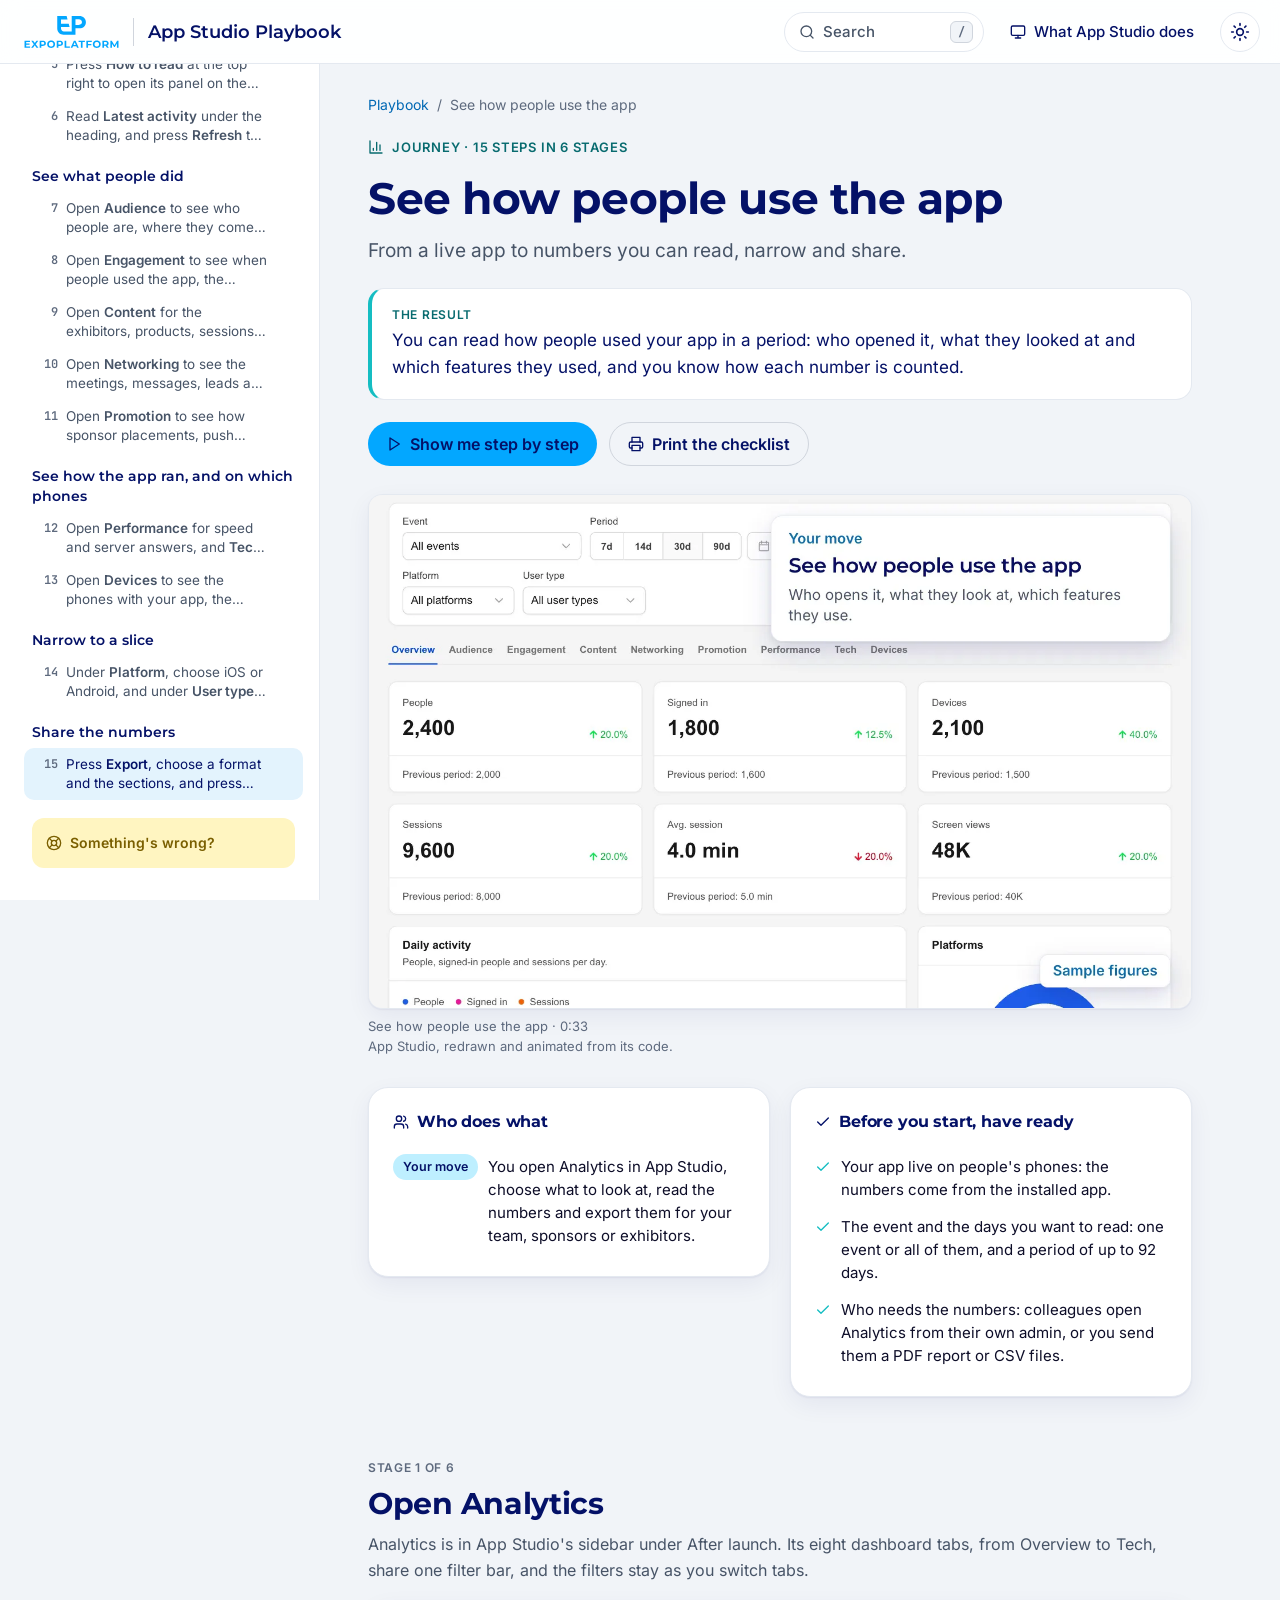
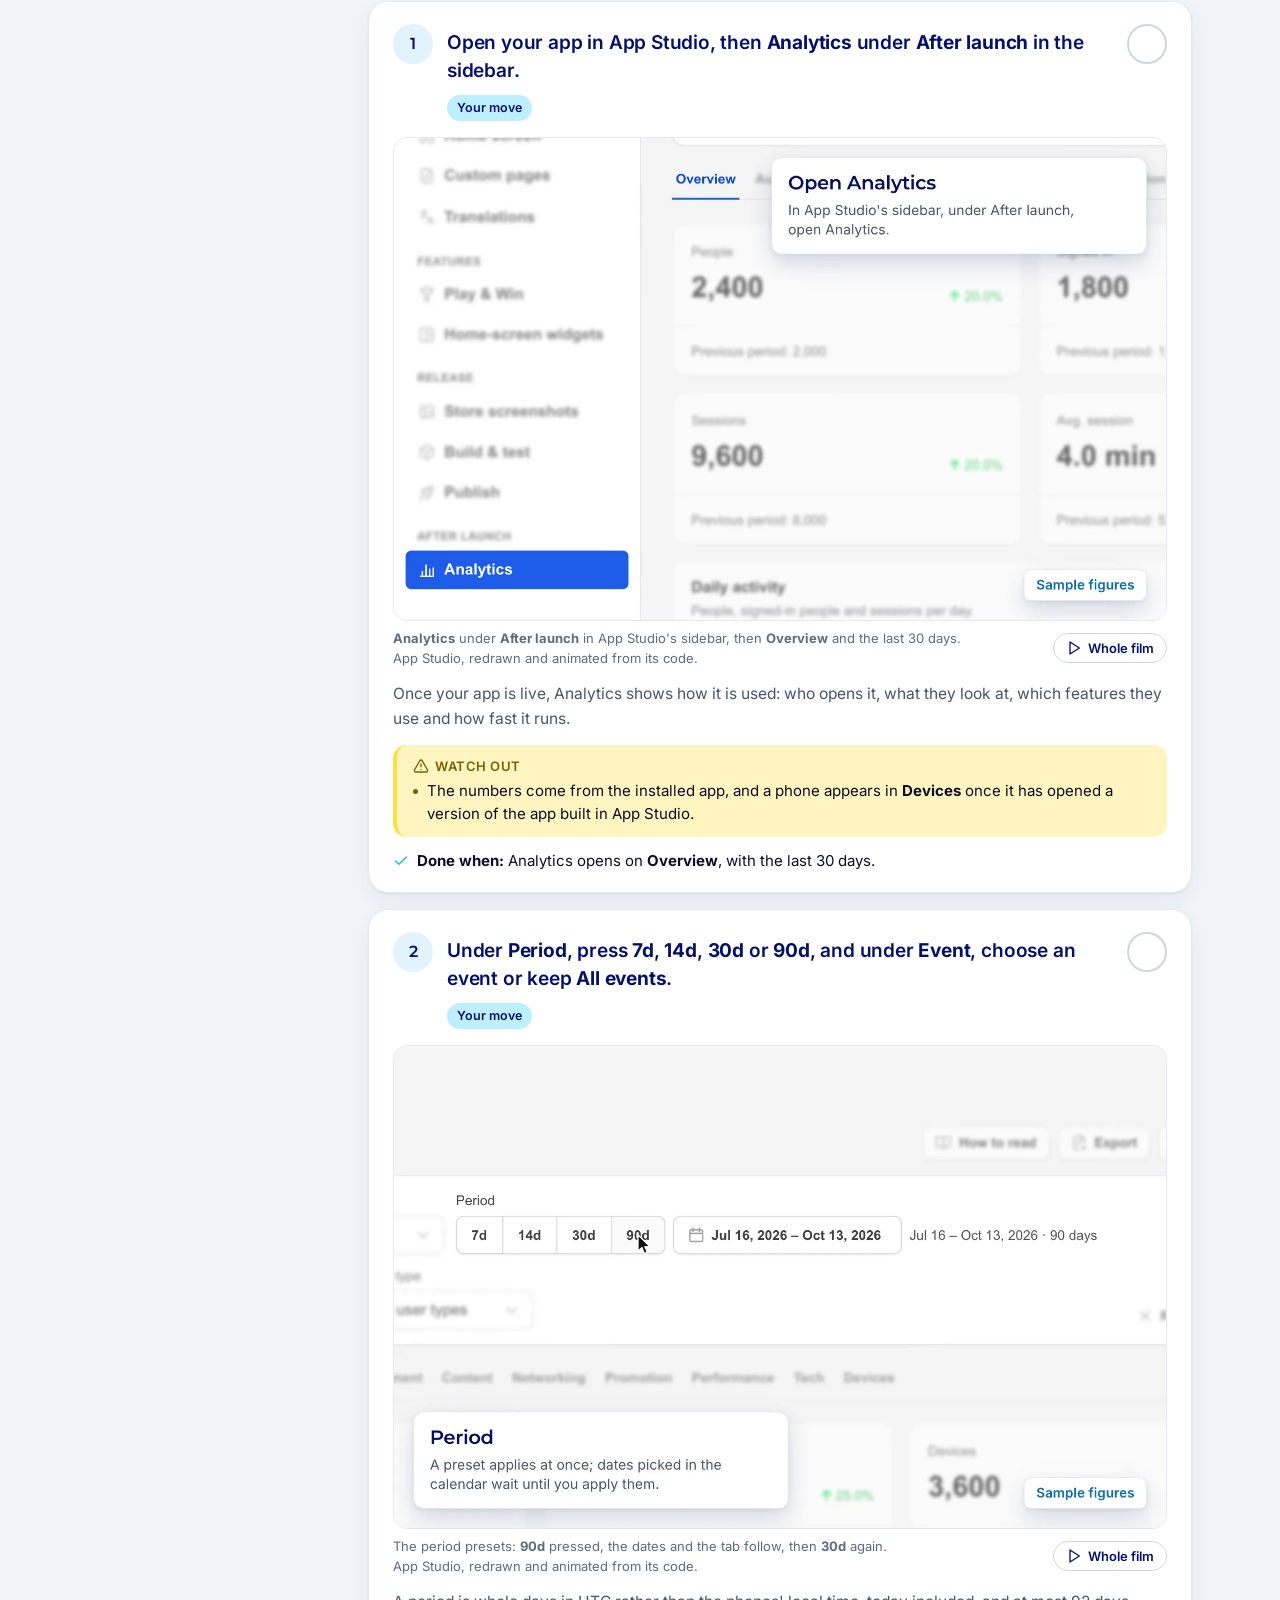
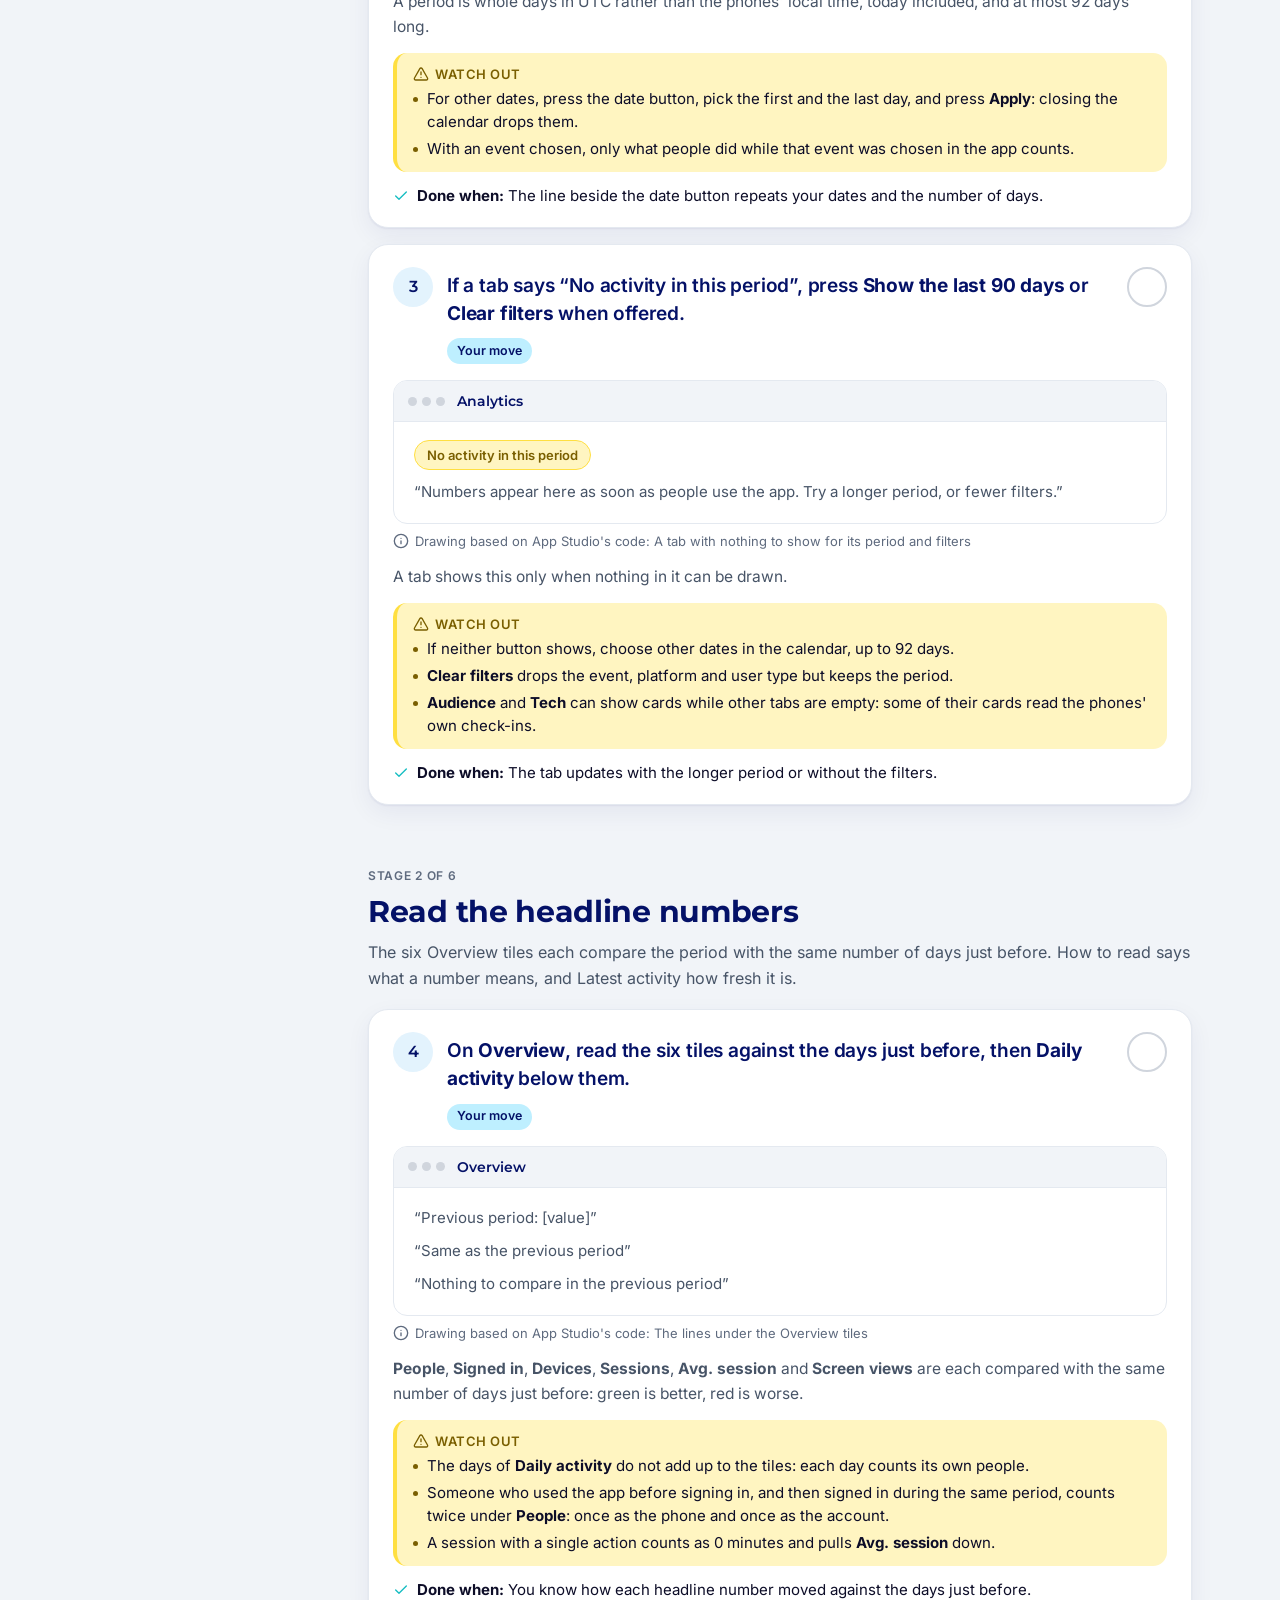
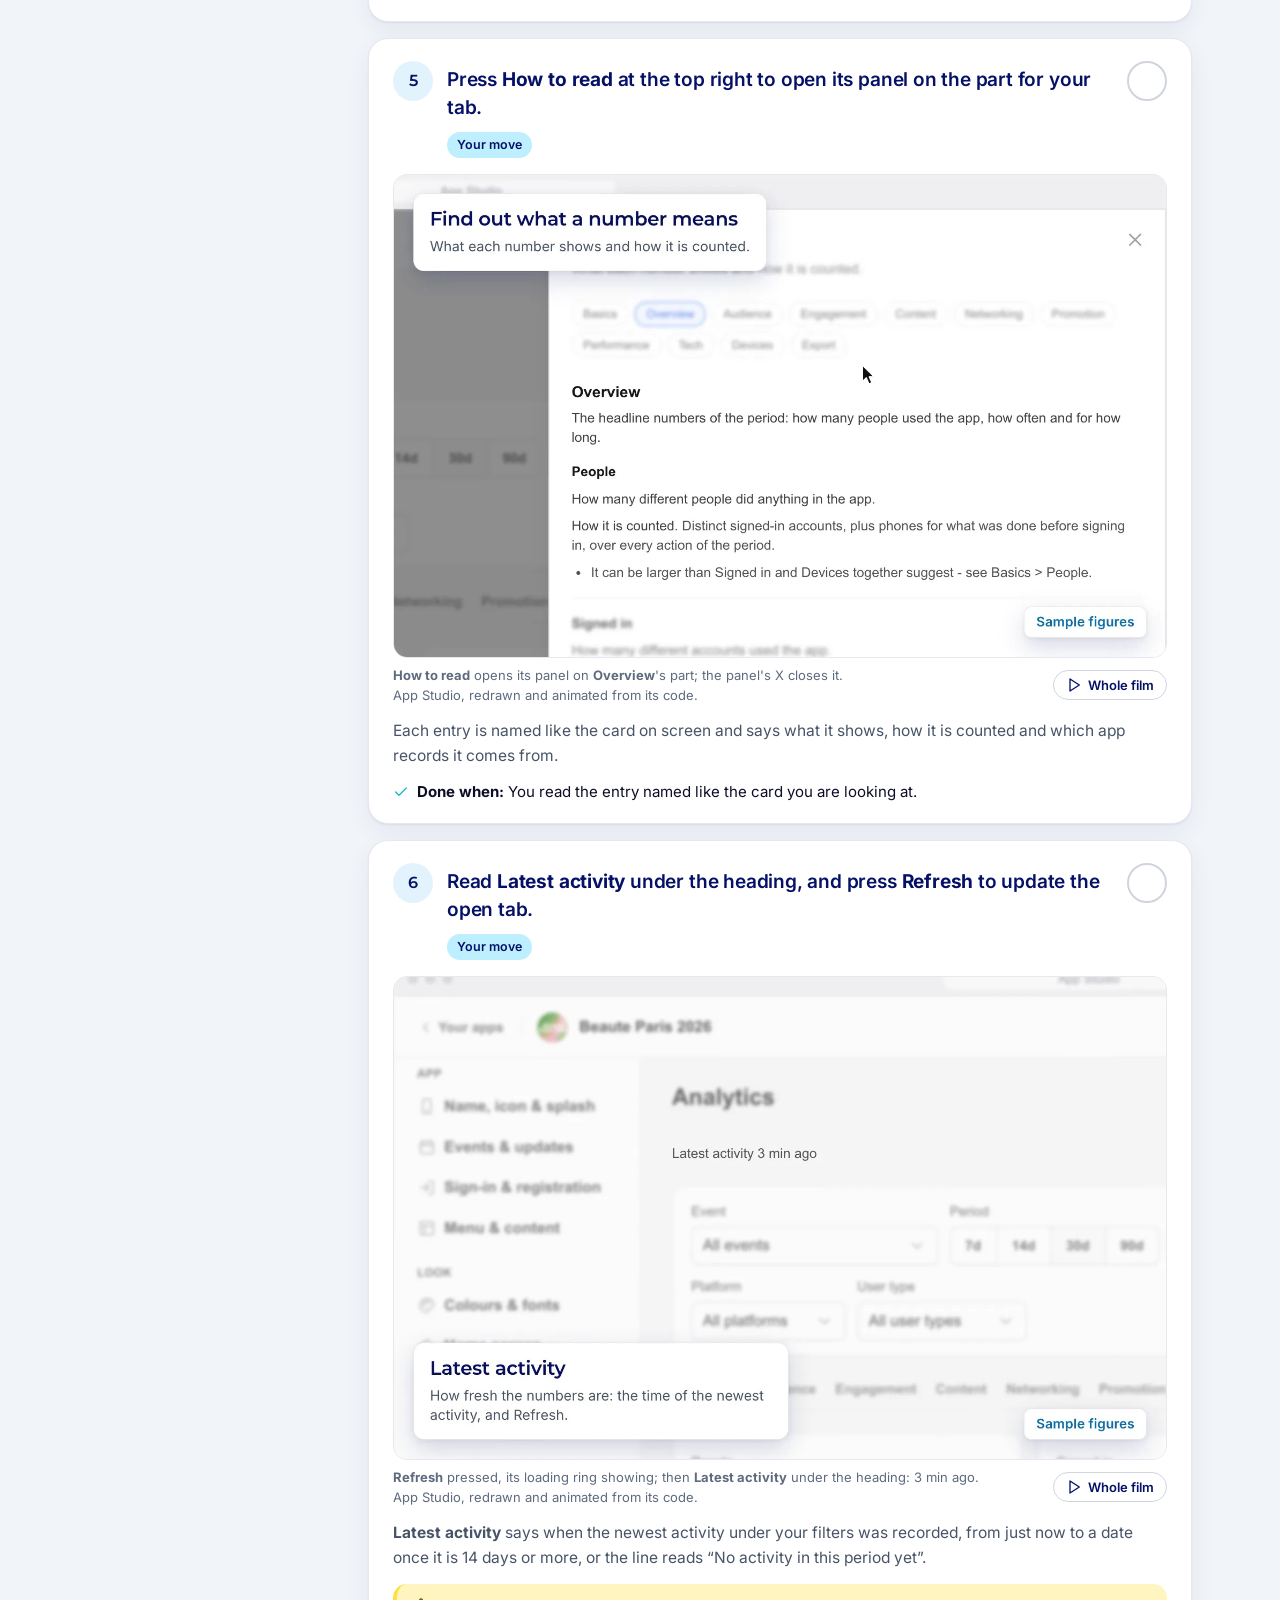
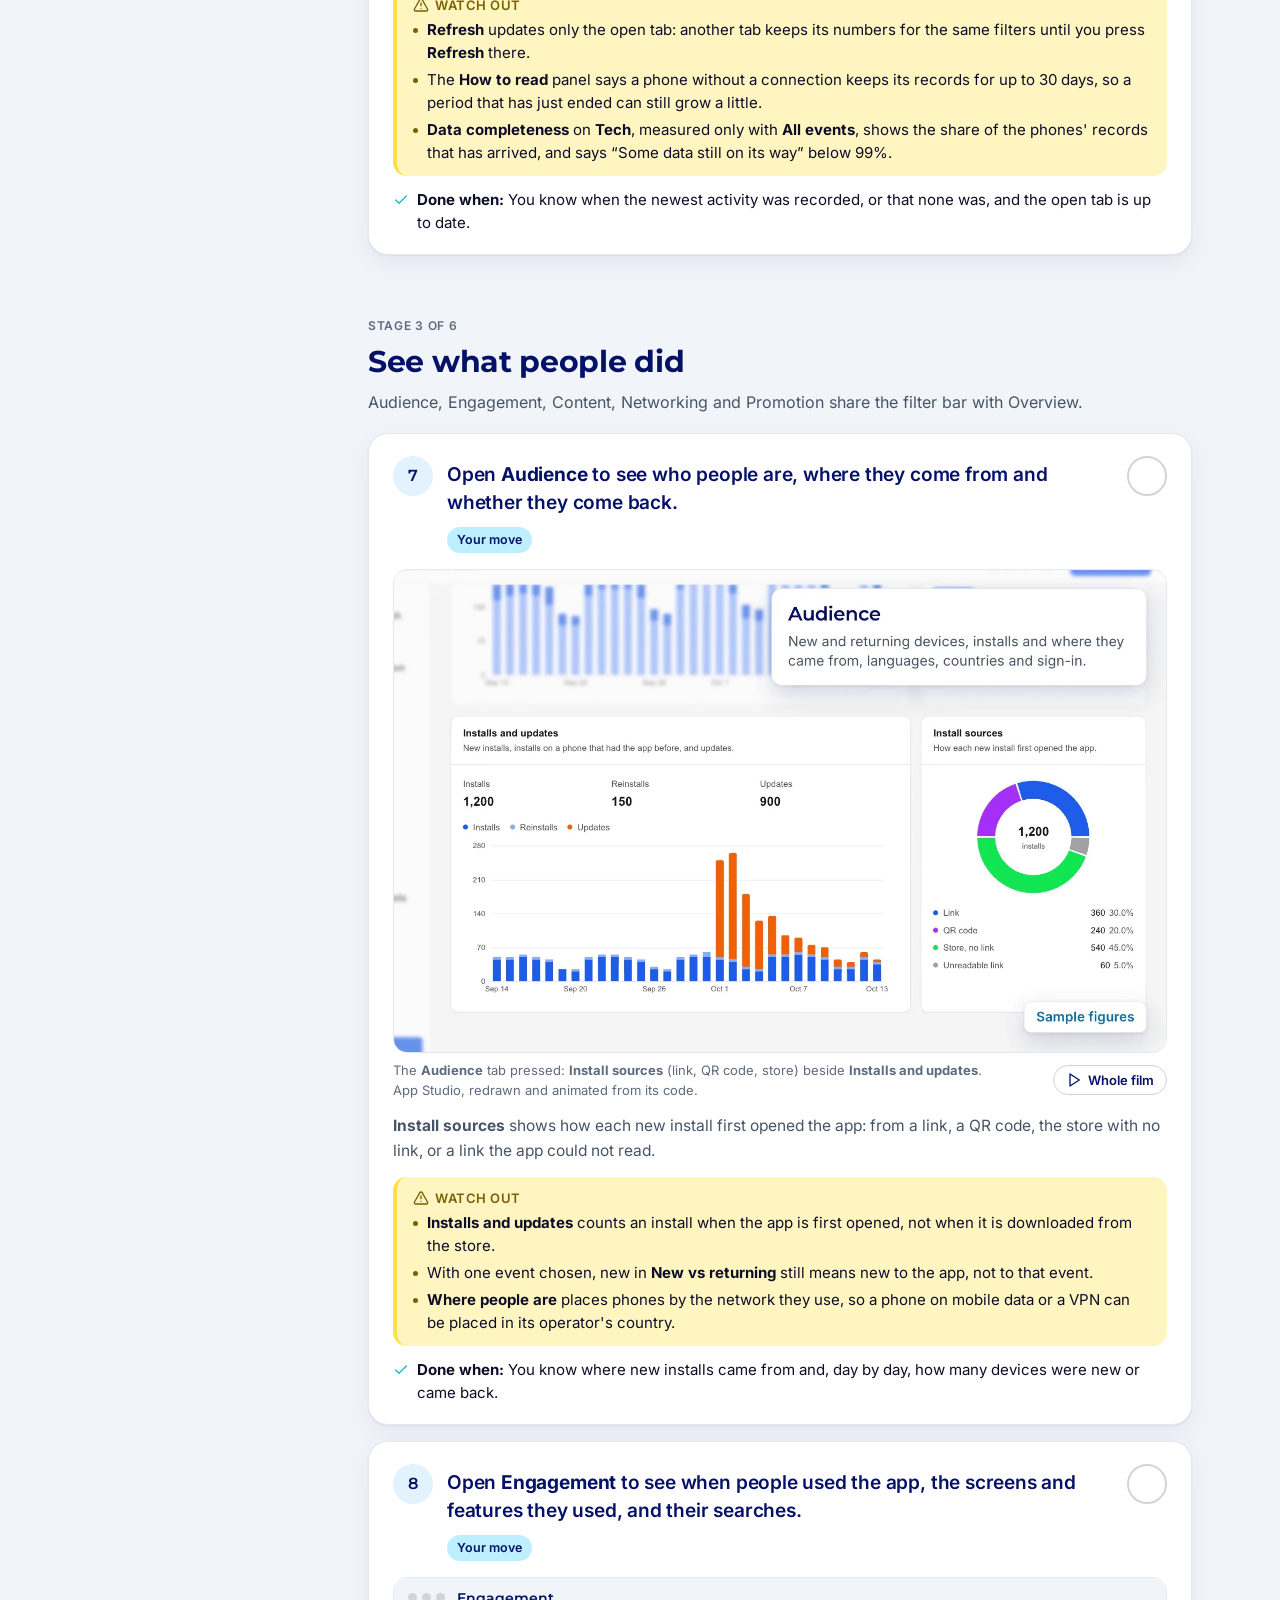
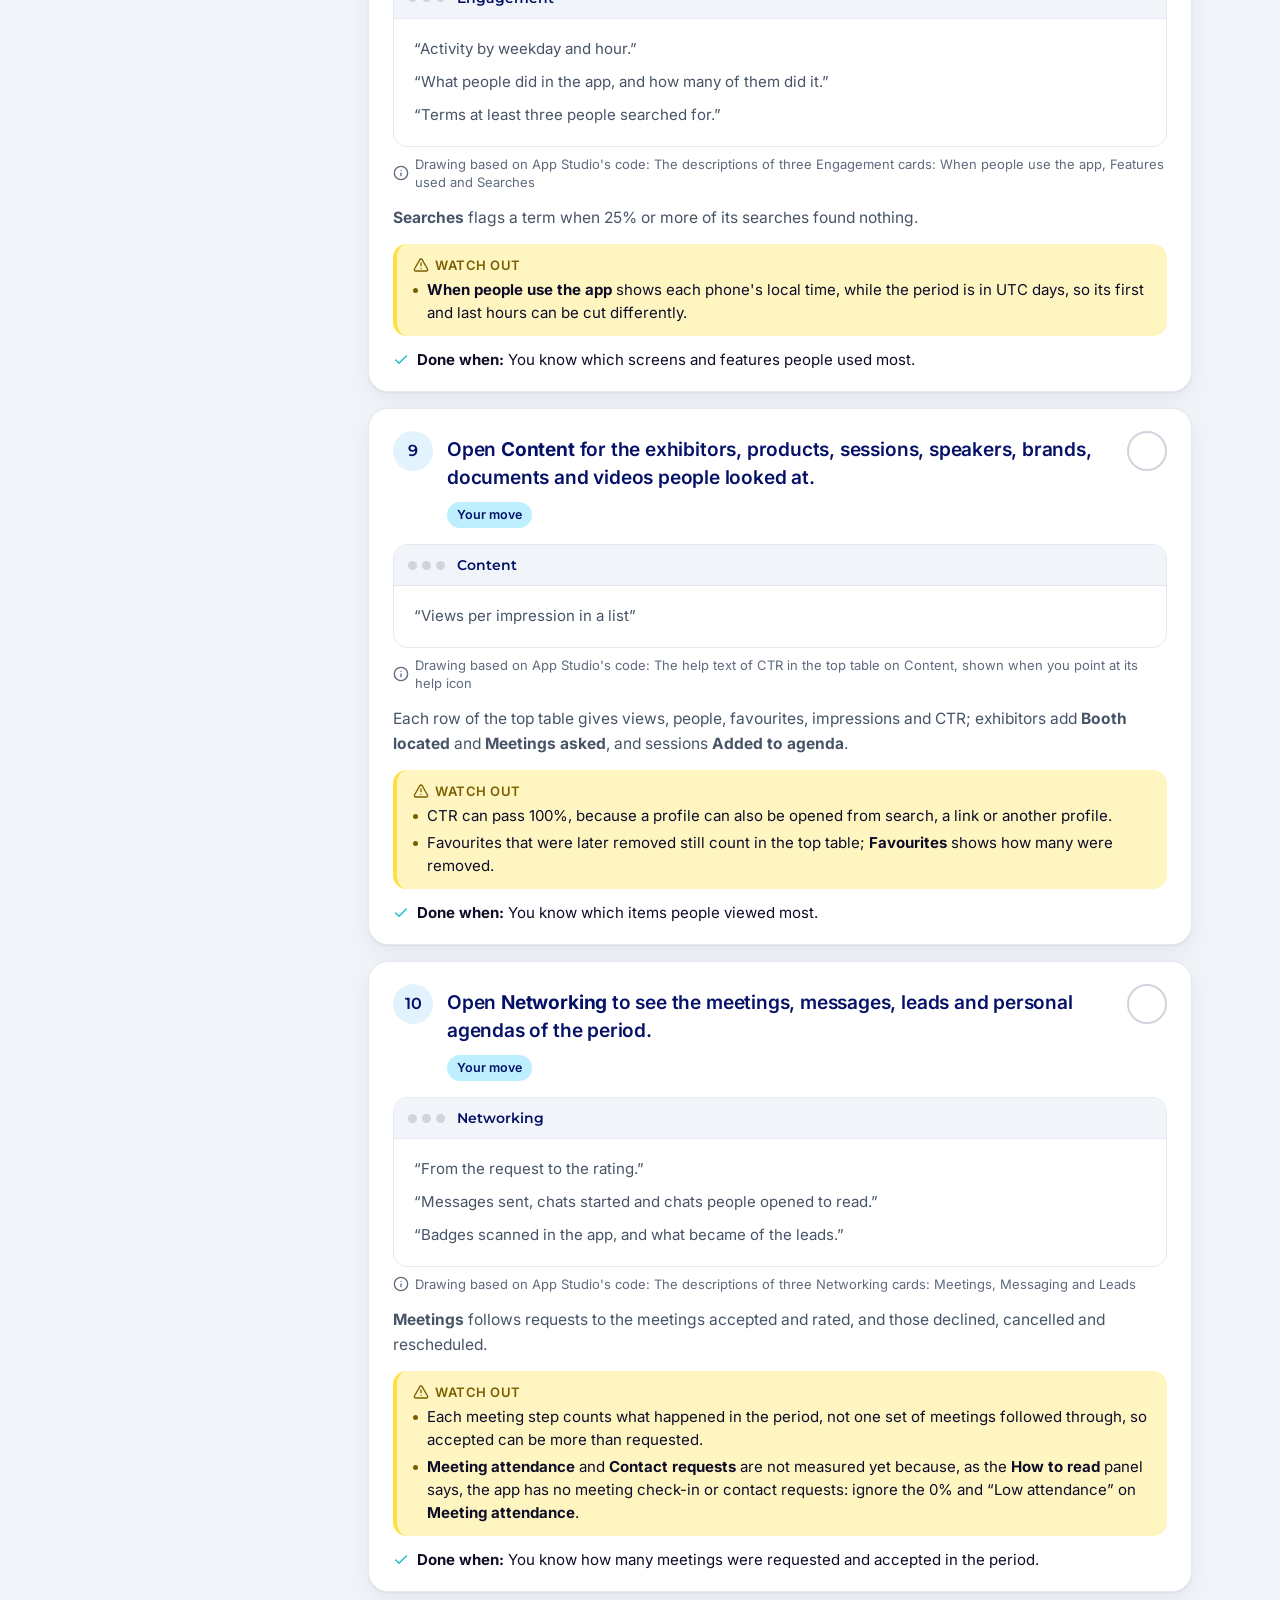
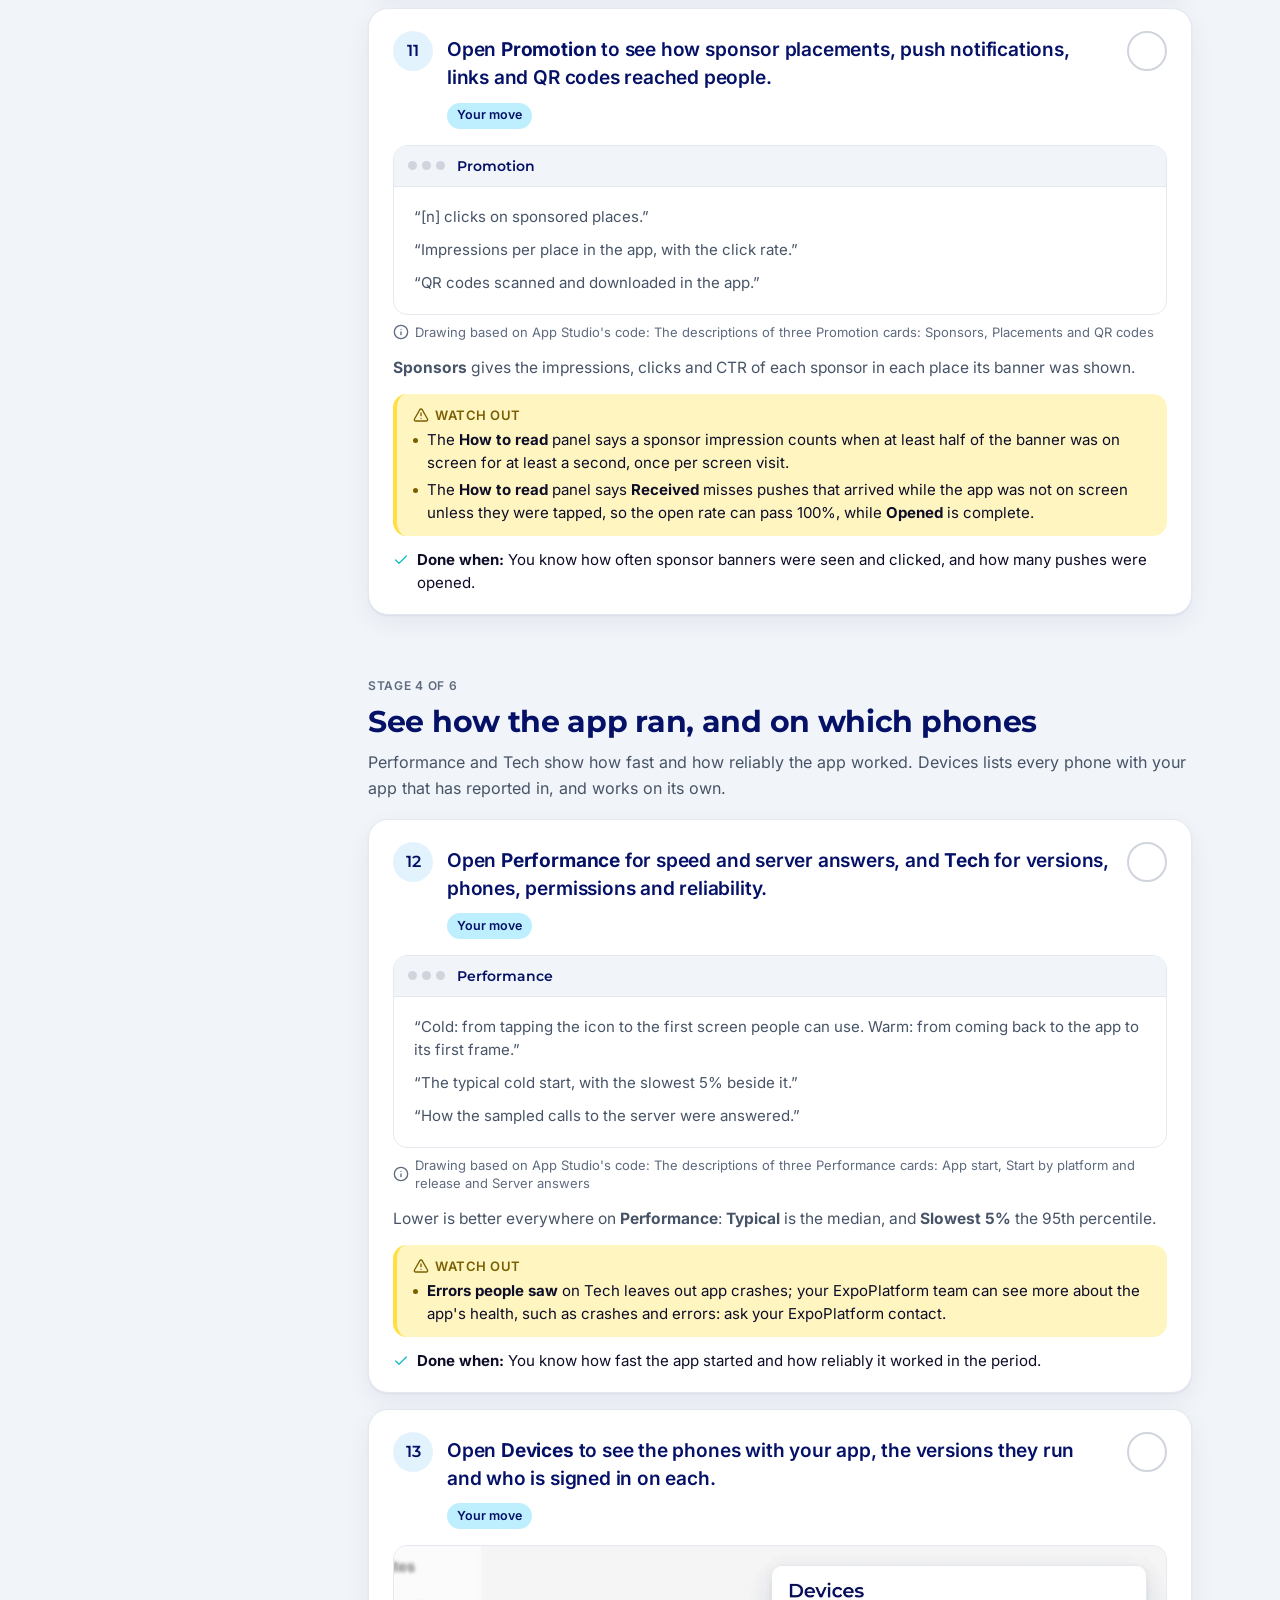
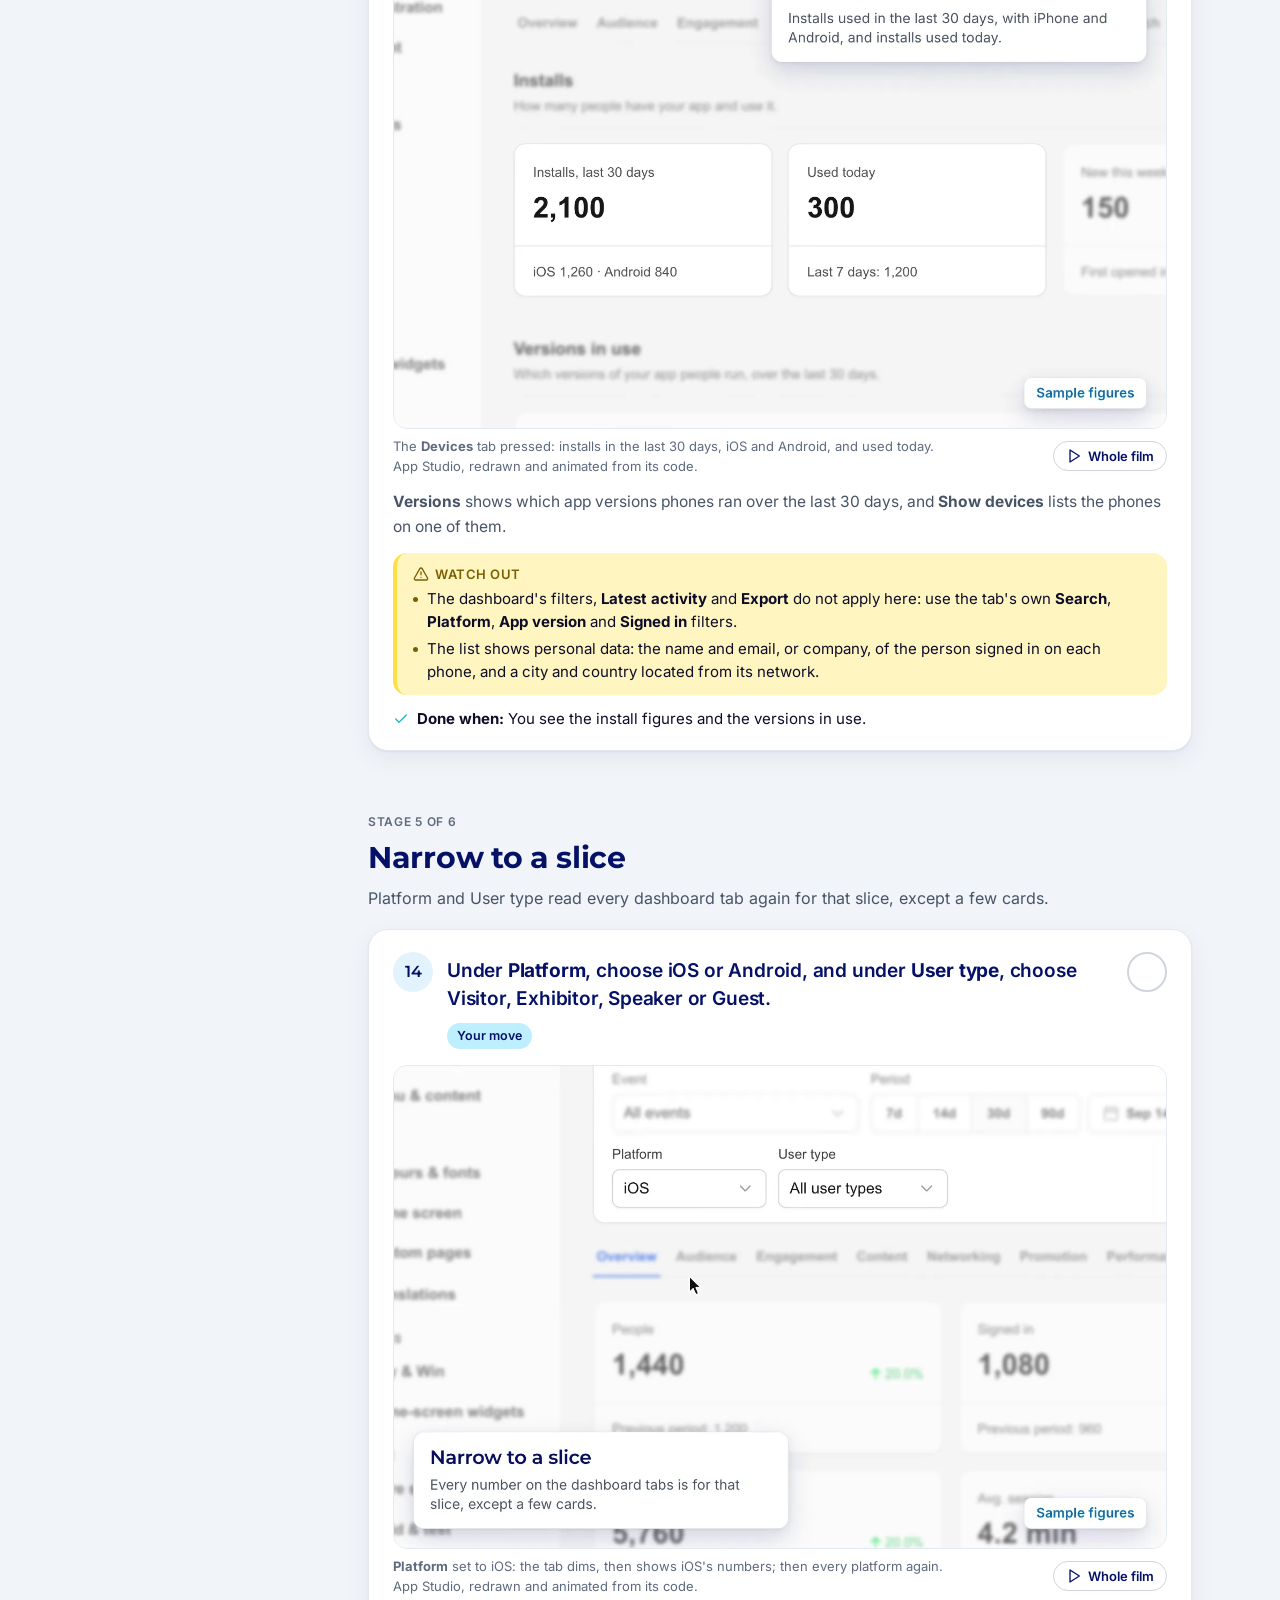
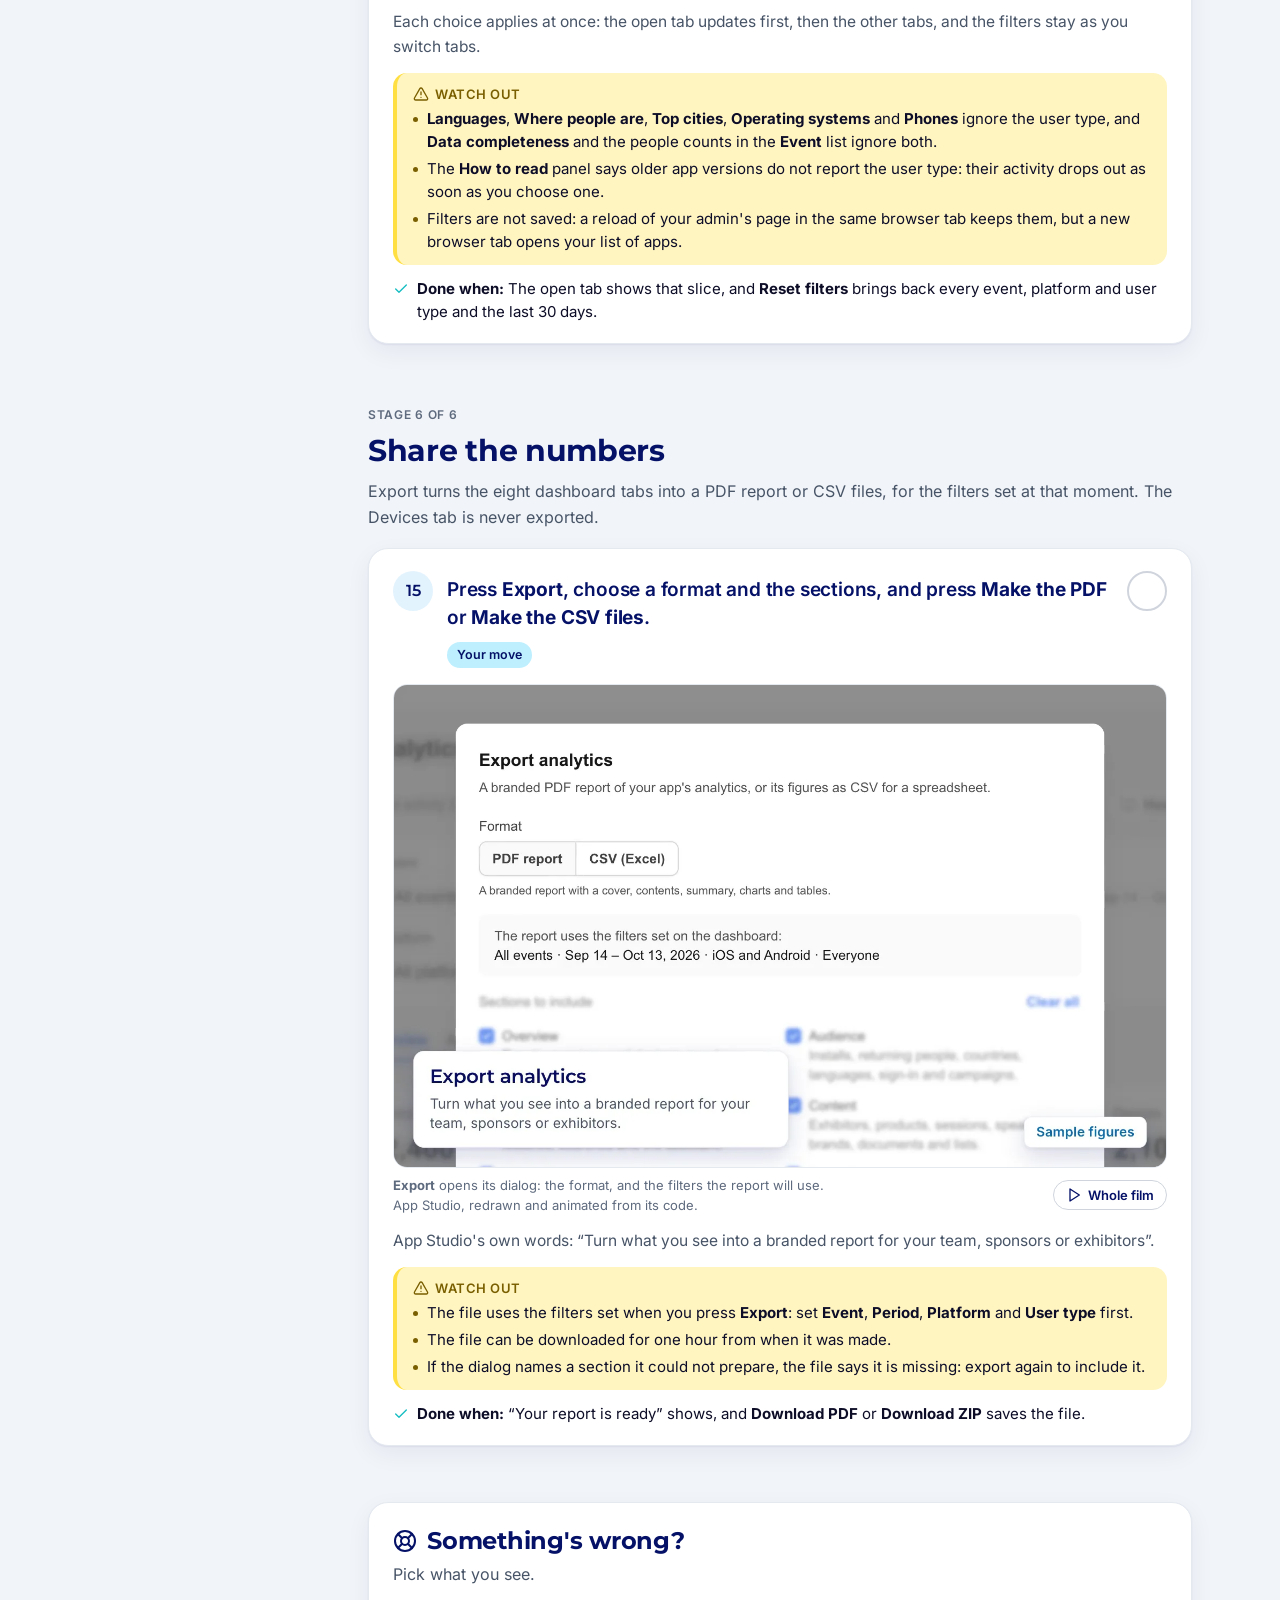
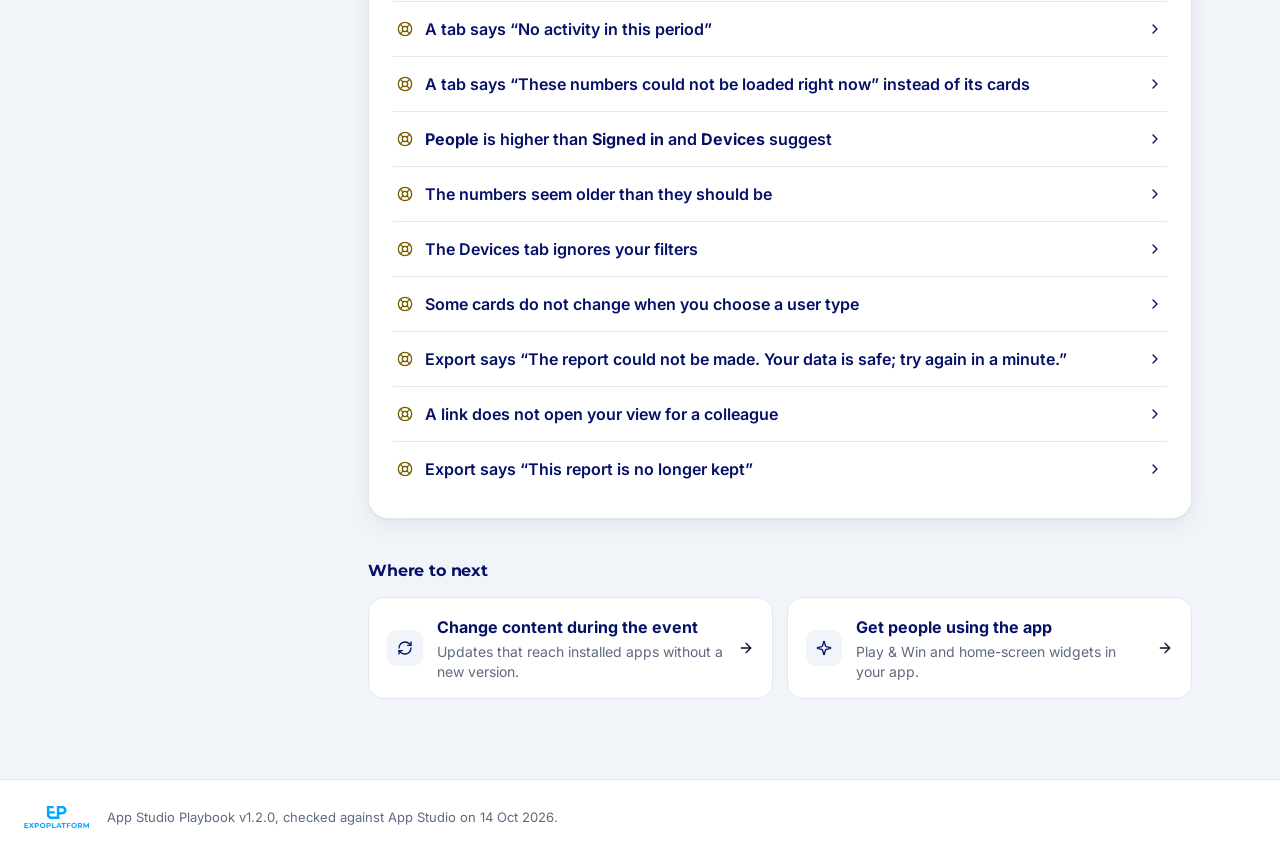
<file: measure/index.html>
<!doctype html><html lang="en"><head><meta charset="utf-8"><meta name="viewport" content="width=device-width, initial-scale=1"><meta name="robots" content="noindex, nofollow"><title>See how people use the app · App Studio Playbook</title><meta name="description" content="From a live app to numbers you can read, narrow and share."><link rel="icon" href="../assets/favicon.svg" type="image/svg+xml"><link rel="stylesheet" href="../assets/fonts.css"><link rel="stylesheet" href="../assets/playbook.css"><script>try{var t=localStorage.getItem('pb-theme');if(t)document.documentElement.setAttribute('data-theme',t)}catch(e){}</script></head><body class="pb-journey-page" data-journey="measure" data-steps="15" data-up="../"><a class="skip" href="#main">Skip to content</a><header class="pb-top"><a class="pb-brand" href="../index.html" aria-label="App Studio Playbook home"><span class="logo"><svg width="142" height="48" viewBox="0 0 142 48" fill="none" xmlns="http://www.w3.org/2000/svg">
<path fill-rule="evenodd" clip-rule="evenodd" d="M63.9588 0.00012207H49.864V18.9085C49.864 24.0756 54.0527 28.2643 59.2198 28.2643H77.2219V18.4091H82.8423C86.0634 18.4091 88.1625 17.6075 90.0354 15.9939C91.9237 14.367 92.8541 11.8208 92.8541 9.20461C92.8541 6.58753 91.9232 4.08429 90.0361 2.45803C88.1635 0.816192 86.064 0.00012207 82.8423 0.00012207H71.5734V23.1219H59.8349C57.445 23.1219 55.5077 21.1845 55.5077 18.7946V16.5139H68.4243L67.0709 11.5821H55.5077V5.14251L65.324 5.14251L63.9588 0.00012207ZM86.9465 9.20461C86.9465 10.3694 86.5332 11.3985 85.7176 12.1382C84.9004 12.8794 83.656 13.3509 81.9578 13.3509H77.2219V5.05828H81.9578C83.656 5.05828 84.9004 5.52981 85.7176 6.271C86.5332 7.01073 86.9465 8.03977 86.9465 9.20461Z" fill="#03A7FF"/>
<path d="M9.18131 45.8031V47.8142H0.796875V36.9856H8.98021V38.9966H3.28746V41.3479H8.31503V43.2971H3.28746V45.8031H9.18131Z" fill="#03A7FF"/>
<path d="M18.7521 47.8142L16.1377 44.0551L13.5698 47.8142H10.6925L14.6991 42.307L10.8936 36.9856H13.74L16.2305 40.4971L18.6747 36.9856H21.3819L17.6073 42.2142L21.6449 47.8142H18.7521Z" fill="#03A7FF"/>
<path d="M28.1734 36.9856C29.1325 36.9856 29.9627 37.1454 30.664 37.4651C31.3756 37.7848 31.9222 38.2386 32.3038 38.8264C32.6854 39.4143 32.8762 40.1104 32.8762 40.9148C32.8762 41.7089 32.6854 42.405 32.3038 43.0032C31.9222 43.591 31.3756 44.0448 30.664 44.3645C29.9627 44.6739 29.1325 44.8286 28.1734 44.8286H25.9923V47.8142H23.4862V36.9856H28.1734ZM28.0342 42.7866C28.7871 42.7866 29.3594 42.6268 29.7513 42.307C30.1432 41.977 30.3392 41.513 30.3392 40.9148C30.3392 40.3063 30.1432 39.8423 29.7513 39.5225C29.3594 39.1925 28.7871 39.0275 28.0342 39.0275H25.9923V42.7866H28.0342Z" fill="#03A7FF"/>
<path d="M40.6793 47.9998C39.5552 47.9998 38.5393 47.7575 37.6318 47.2727C36.7346 46.788 36.0281 46.1228 35.5125 45.2772C35.0072 44.4212 34.7545 43.4621 34.7545 42.3999C34.7545 41.3376 35.0072 40.3837 35.5125 39.538C36.0281 38.682 36.7346 38.0117 37.6318 37.527C38.5393 37.0423 39.5552 36.7999 40.6793 36.7999C41.8034 36.7999 42.8141 37.0423 43.7113 37.527C44.6085 38.0117 45.315 38.682 45.8306 39.538C46.3463 40.3837 46.6041 41.3376 46.6041 42.3999C46.6041 43.4621 46.3463 44.4212 45.8306 45.2772C45.315 46.1228 44.6085 46.788 43.7113 47.2727C42.8141 47.7575 41.8034 47.9998 40.6793 47.9998ZM40.6793 45.865C41.3187 45.865 41.8962 45.7206 42.4119 45.4319C42.9275 45.1328 43.3297 44.7203 43.6185 44.1943C43.9176 43.6684 44.0671 43.0702 44.0671 42.3999C44.0671 41.7295 43.9176 41.1314 43.6185 40.6054C43.3297 40.0794 42.9275 39.6721 42.4119 39.3833C41.8962 39.0842 41.3187 38.9347 40.6793 38.9347C40.0399 38.9347 39.4624 39.0842 38.9467 39.3833C38.4311 39.6721 38.0237 40.0794 37.7246 40.6054C37.4359 41.1314 37.2915 41.7295 37.2915 42.3999C37.2915 43.0702 37.4359 43.6684 37.7246 44.1943C38.0237 44.7203 38.4311 45.1328 38.9467 45.4319C39.4624 45.7206 40.0399 45.865 40.6793 45.865Z" fill="#03A7FF"/>
<path d="M53.7935 36.9856C54.7526 36.9856 55.5828 37.1454 56.2841 37.4651C56.9957 37.7848 57.5423 38.2386 57.9238 38.8264C58.3054 39.4143 58.4962 40.1104 58.4962 40.9148C58.4962 41.7089 58.3054 42.405 57.9238 43.0032C57.5423 43.591 56.9957 44.0448 56.2841 44.3645C55.5828 44.6739 54.7526 44.8286 53.7935 44.8286H51.6123V47.8142H49.1063V36.9856H53.7935ZM53.6543 42.7866C54.4071 42.7866 54.9795 42.6268 55.3714 42.307C55.7633 41.977 55.9592 41.513 55.9592 40.9148C55.9592 40.3063 55.7633 39.8423 55.3714 39.5225C54.9795 39.1925 54.4071 39.0275 53.6543 39.0275H51.6123V42.7866H53.6543Z" fill="#03A7FF"/>
<path d="M60.9041 36.9856H63.4102V45.7722H68.84V47.8142H60.9041V36.9856Z" fill="#03A7FF"/>
<path d="M78.5644 45.4938H73.5369L72.5778 47.8142H70.0098L74.8363 36.9856H77.3114L82.1533 47.8142H79.5235L78.5644 45.4938ZM77.7755 43.591L76.0584 39.4452L74.3413 43.591H77.7755Z" fill="#03A7FF"/>
<path d="M85.3531 39.0275H81.888V36.9856H91.3243V39.0275H87.8592V47.8142H85.3531V39.0275Z" fill="#03A7FF"/>
<path d="M96.0392 38.9966V41.8584H101.051V43.8695H96.0392V47.8142H93.5332V36.9856H101.717V38.9966H96.0392Z" fill="#03A7FF"/>
<path d="M109.17 47.9998C108.046 47.9998 107.03 47.7575 106.123 47.2727C105.226 46.788 104.519 46.1228 104.003 45.2772C103.498 44.4212 103.245 43.4621 103.245 42.3999C103.245 41.3376 103.498 40.3837 104.003 39.538C104.519 38.682 105.226 38.0117 106.123 37.527C107.03 37.0423 108.046 36.7999 109.17 36.7999C110.294 36.7999 111.305 37.0423 112.202 37.527C113.099 38.0117 113.806 38.682 114.322 39.538C114.837 40.3837 115.095 41.3376 115.095 42.3999C115.095 43.4621 114.837 44.4212 114.322 45.2772C113.806 46.1228 113.099 46.788 112.202 47.2727C111.305 47.7575 110.294 47.9998 109.17 47.9998ZM109.17 45.865C109.81 45.865 110.387 45.7206 110.903 45.4319C111.418 45.1328 111.821 44.7203 112.109 44.1943C112.409 43.6684 112.558 43.0702 112.558 42.3999C112.558 41.7295 112.409 41.1314 112.109 40.6054C111.821 40.0794 111.418 39.6721 110.903 39.3833C110.387 39.0842 109.81 38.9347 109.17 38.9347C108.531 38.9347 107.953 39.0842 107.438 39.3833C106.922 39.6721 106.515 40.0794 106.216 40.6054C105.927 41.1314 105.782 41.7295 105.782 42.3999C105.782 43.0702 105.927 43.6684 106.216 44.1943C106.515 44.7203 106.922 45.1328 107.438 45.4319C107.953 45.7206 108.531 45.865 109.17 45.865Z" fill="#03A7FF"/>
<path d="M124.497 47.8142L122.408 44.7976H120.103V47.8142H117.597V36.9856H122.284C123.244 36.9856 124.074 37.1454 124.775 37.4651C125.487 37.7848 126.033 38.2386 126.415 38.8264C126.796 39.4143 126.987 40.1104 126.987 40.9148C126.987 41.7192 126.791 42.4153 126.399 43.0032C126.018 43.5807 125.471 44.0242 124.76 44.3335L127.188 47.8142H124.497ZM124.45 40.9148C124.45 40.3063 124.254 39.8423 123.862 39.5225C123.47 39.1925 122.898 39.0275 122.145 39.0275H120.103V42.8021H122.145C122.898 42.8021 123.47 42.6371 123.862 42.307C124.254 41.977 124.45 41.513 124.45 40.9148Z" fill="#03A7FF"/>
<path d="M139.446 47.8142L139.43 41.317L136.243 46.6694H135.114L131.943 41.4562V47.8142H129.591V36.9856H131.664L135.717 43.7148L139.708 36.9856H141.766L141.797 47.8142H139.446Z" fill="#03A7FF"/>
</svg>
</span><span class="divider"></span><span class="product">App Studio Playbook</span></a><span class="pb-flex"></span><button class="pb-search-btn" type="button" data-search aria-label="Search the playbook"><svg class="i s16" viewBox="0 0 24 24" aria-hidden="true"><circle cx="11" cy="11" r="8"/><path d="m21 21-4.3-4.3"/></svg><span>Search</span><kbd>/</kbd></button><a class="pb-toplink pb-studio-link" href="../app-studio/index.html"><svg class="i s16" viewBox="0 0 24 24" aria-hidden="true"><rect width="20" height="14" x="2" y="3" rx="2"/><path d="M8 21h8M12 17v4"/></svg><span>What App Studio does</span></a><button class="pb-theme" type="button" aria-label="Switch between light and dark"><svg class="i sun" viewBox="0 0 24 24" aria-hidden="true"><circle cx="12" cy="12" r="4"/><path d="M12 2v2M12 20v2M4.93 4.93l1.41 1.41M17.66 17.66l1.41 1.41M2 12h2M20 12h2M6.34 17.66l-1.41 1.41M19.07 4.93l-1.41 1.41"/></svg><svg class="i moon" viewBox="0 0 24 24" aria-hidden="true"><path d="M12 3a6 6 0 0 0 9 9 9 9 0 1 1-9-9Z"/></svg></button></header><div class="pb-journey"><aside class="pb-outline" aria-label="Steps"><div class="ol-progress"><span class="ol-pc">0 of 15 steps done</span><span class="ol-bar"><span></span></span></div><ol class="ol-stages"><li class="ol-stage"><a href="#stage-open">Open Analytics</a><ol><li><a href="#step-open" data-step="open"><span class="ol-n">1</span><span class="ol-t">Open your app in App Studio, then <strong>Analytics</strong> under <strong>After launch</strong> in the sidebar.</span><span class="ol-c"><svg class="i s16" viewBox="0 0 24 24" aria-hidden="true"><path d="M20 6 9 17l-5-5"/></svg></span></a></li><li><a href="#step-choose" data-step="choose"><span class="ol-n">2</span><span class="ol-t">Under <strong>Period</strong>, press <strong>7d</strong>, <strong>14d</strong>, <strong>30d</strong> or <strong>90d</strong>, and under <strong>Event</strong>, choose an event or keep <strong>All events</strong>.</span><span class="ol-c"><svg class="i s16" viewBox="0 0 24 24" aria-hidden="true"><path d="M20 6 9 17l-5-5"/></svg></span></a></li><li><a href="#step-empty" data-step="empty"><span class="ol-n">3</span><span class="ol-t">If a tab says “No activity in this period”, press <strong>Show the last 90 days</strong> or <strong>Clear filters</strong> when offered.</span><span class="ol-c"><svg class="i s16" viewBox="0 0 24 24" aria-hidden="true"><path d="M20 6 9 17l-5-5"/></svg></span></a></li></ol></li><li class="ol-stage"><a href="#stage-read">Read the headline numbers</a><ol><li><a href="#step-overview" data-step="overview"><span class="ol-n">4</span><span class="ol-t">On <strong>Overview</strong>, read the six tiles against the days just before, then <strong>Daily activity</strong> below them.</span><span class="ol-c"><svg class="i s16" viewBox="0 0 24 24" aria-hidden="true"><path d="M20 6 9 17l-5-5"/></svg></span></a></li><li><a href="#step-define" data-step="define"><span class="ol-n">5</span><span class="ol-t">Press <strong>How to read</strong> at the top right to open its panel on the part for your tab.</span><span class="ol-c"><svg class="i s16" viewBox="0 0 24 24" aria-hidden="true"><path d="M20 6 9 17l-5-5"/></svg></span></a></li><li><a href="#step-fresh" data-step="fresh"><span class="ol-n">6</span><span class="ol-t">Read <strong>Latest activity</strong> under the heading, and press <strong>Refresh</strong> to update the open tab.</span><span class="ol-c"><svg class="i s16" viewBox="0 0 24 24" aria-hidden="true"><path d="M20 6 9 17l-5-5"/></svg></span></a></li></ol></li><li class="ol-stage"><a href="#stage-people">See what people did</a><ol><li><a href="#step-audience" data-step="audience"><span class="ol-n">7</span><span class="ol-t">Open <strong>Audience</strong> to see who people are, where they come from and whether they come back.</span><span class="ol-c"><svg class="i s16" viewBox="0 0 24 24" aria-hidden="true"><path d="M20 6 9 17l-5-5"/></svg></span></a></li><li><a href="#step-engagement" data-step="engagement"><span class="ol-n">8</span><span class="ol-t">Open <strong>Engagement</strong> to see when people used the app, the screens and features they used, and their searches.</span><span class="ol-c"><svg class="i s16" viewBox="0 0 24 24" aria-hidden="true"><path d="M20 6 9 17l-5-5"/></svg></span></a></li><li><a href="#step-content" data-step="content"><span class="ol-n">9</span><span class="ol-t">Open <strong>Content</strong> for the exhibitors, products, sessions, speakers, brands, documents and videos people looked at.</span><span class="ol-c"><svg class="i s16" viewBox="0 0 24 24" aria-hidden="true"><path d="M20 6 9 17l-5-5"/></svg></span></a></li><li><a href="#step-networking" data-step="networking"><span class="ol-n">10</span><span class="ol-t">Open <strong>Networking</strong> to see the meetings, messages, leads and personal agendas of the period.</span><span class="ol-c"><svg class="i s16" viewBox="0 0 24 24" aria-hidden="true"><path d="M20 6 9 17l-5-5"/></svg></span></a></li><li><a href="#step-promotion" data-step="promotion"><span class="ol-n">11</span><span class="ol-t">Open <strong>Promotion</strong> to see how sponsor placements, push notifications, links and QR codes reached people.</span><span class="ol-c"><svg class="i s16" viewBox="0 0 24 24" aria-hidden="true"><path d="M20 6 9 17l-5-5"/></svg></span></a></li></ol></li><li class="ol-stage"><a href="#stage-app">See how the app ran, and on which phones</a><ol><li><a href="#step-health" data-step="health"><span class="ol-n">12</span><span class="ol-t">Open <strong>Performance</strong> for speed and server answers, and <strong>Tech</strong> for versions, phones, permissions and reliability.</span><span class="ol-c"><svg class="i s16" viewBox="0 0 24 24" aria-hidden="true"><path d="M20 6 9 17l-5-5"/></svg></span></a></li><li><a href="#step-devices" data-step="devices"><span class="ol-n">13</span><span class="ol-t">Open <strong>Devices</strong> to see the phones with your app, the versions they run and who is signed in on each.</span><span class="ol-c"><svg class="i s16" viewBox="0 0 24 24" aria-hidden="true"><path d="M20 6 9 17l-5-5"/></svg></span></a></li></ol></li><li class="ol-stage"><a href="#stage-slice">Narrow to a slice</a><ol><li><a href="#step-narrow" data-step="narrow"><span class="ol-n">14</span><span class="ol-t">Under <strong>Platform</strong>, choose iOS or Android, and under <strong>User type</strong>, choose Visitor, Exhibitor, Speaker or Guest.</span><span class="ol-c"><svg class="i s16" viewBox="0 0 24 24" aria-hidden="true"><path d="M20 6 9 17l-5-5"/></svg></span></a></li></ol></li><li class="ol-stage"><a href="#stage-share">Share the numbers</a><ol><li><a href="#step-export" data-step="export"><span class="ol-n">15</span><span class="ol-t">Press <strong>Export</strong>, choose a format and the sections, and press <strong>Make the PDF</strong> or <strong>Make the CSV files</strong>.</span><span class="ol-c"><svg class="i s16" viewBox="0 0 24 24" aria-hidden="true"><path d="M20 6 9 17l-5-5"/></svg></span></a></li></ol></li></ol><a class="ol-sym" href="#help"><svg class="i s16" viewBox="0 0 24 24" aria-hidden="true"><circle cx="12" cy="12" r="10"/><path d="m4.93 4.93 4.24 4.24M14.83 9.17l4.24-4.24M14.83 14.83l4.24 4.24M9.17 14.83l-4.24 4.24"/><circle cx="12" cy="12" r="4"/></svg> Something's wrong?</a></aside><main id="main" class="pb-main">
<nav class="crumbs" aria-label="Breadcrumb"><a href="../index.html">Playbook</a><span>/</span><span>See how people use the app</span></nav>
<header class="pb-jhead" id="top"><span class="eyebrow"><svg class="i s16" viewBox="0 0 24 24" aria-hidden="true"><path d="M3 3v18h18M18 17V9M13 17V5M8 17v-3"/></svg> Journey · 15 steps in 6 stages</span><h1>See how people use the app</h1><p class="lead">From a live app to numbers you can read, narrow and share.</p><div class="pb-outcome"><span class="oc-k">The result</span><p>You can read how people used your app in a period: who opened it, what they looked at and which features they used, and you know how each number is counted.</p></div><div class="pb-cta"><button class="btn-primary" type="button" data-play="0"><svg class="i s16" viewBox="0 0 24 24" aria-hidden="true"><polygon points="6 3 20 12 6 21 6 3"/></svg> Show me step by step</button><button class="btn-ghost" type="button" data-print><svg class="i s16" viewBox="0 0 24 24" aria-hidden="true"><path d="M6 9V2h12v7"/><path d="M6 18H4a2 2 0 0 1-2-2v-5a2 2 0 0 1 2-2h16a2 2 0 0 1 2 2v5a2 2 0 0 1-2 2h-2"/><rect x="6" y="14" width="12" height="8"/></svg> Print the checklist</button></div></header>
<div class="pb-film"><figure class="vis vis-film film-outcome" data-film="measure" data-name="See how people use the app" data-src-light="../films/measure-light.mp4" data-src-dark="../films/measure-dark.mp4"><div class="vis-frame film" style="aspect-ratio:1440 / 900"><img class="shot-light" src="../films/measure-light.webp" alt="" loading="lazy" width="1440" height="900"><img class="shot-dark" src="../films/measure-dark.webp" alt="" loading="lazy" width="1440" height="900"><video muted playsinline preload="none" width="1440" height="900" aria-label="See how people use the app"></video></div><figcaption><span class="film-cap"><span>See how people use the app · 0:33</span><span>App Studio, redrawn and animated from its code.</span></span><span class="film-ctl"><button class="film-btn" type="button" aria-label="Play: See how people use the app" title="Play"><svg class="i s16 i-play" viewBox="0 0 24 24" aria-hidden="true"><polygon points="6 3 20 12 6 21 6 3"/></svg><svg class="i s16 i-pause" viewBox="0 0 24 24" aria-hidden="true"><rect x="6" y="5" width="4" height="14" rx="1"/><rect x="14" y="5" width="4" height="14" rx="1"/></svg></button></span></figcaption></figure></div>
<div class="pb-two"><section class="pb-card" id="who-measure"><h2 class="h-small"><svg class="i s16" viewBox="0 0 24 24" aria-hidden="true"><path d="M16 21v-2a4 4 0 0 0-4-4H6a4 4 0 0 0-4 4v2"/><circle cx="9" cy="7" r="4"/><path d="M22 21v-2a4 4 0 0 0-3-3.87M16 3.13a4 4 0 0 1 0 7.75"/></svg> Who does what</h2><ul class="pb-who"><li id="who-measure-you"><span class="owner own-you">Your move</span><span>You open Analytics in App Studio, choose what to look at, read the numbers and export them for your team, sponsors or exhibitors.</span></li></ul></section><section class="pb-card" id="before-measure"><h2 class="h-small"><svg class="i s16" viewBox="0 0 24 24" aria-hidden="true"><path d="M20 6 9 17l-5-5"/></svg> Before you start, have ready</h2><ul class="pb-before"><li id="before-measure-app-live-people"><svg class="i s16" viewBox="0 0 24 24" aria-hidden="true"><path d="M20 6 9 17l-5-5"/></svg><span>Your app live on people's phones: the numbers come from the installed app.</span></li><li id="before-measure-event-days-read"><svg class="i s16" viewBox="0 0 24 24" aria-hidden="true"><path d="M20 6 9 17l-5-5"/></svg><span>The event and the days you want to read: one event or all of them, and a period of up to 92 days.</span></li><li id="before-measure-needs-numbers"><svg class="i s16" viewBox="0 0 24 24" aria-hidden="true"><path d="M20 6 9 17l-5-5"/></svg><span>Who needs the numbers: colleagues open Analytics from their own admin, or you send them a PDF report or CSV files.</span></li></ul></section></div>

<section class="pb-stage" id="stage-open" aria-labelledby="h-open"><div class="stage-head"><span class="stage-k">Stage 1 of 6</span><h2 id="h-open">Open Analytics</h2><p>Analytics is in App Studio's sidebar under After launch. Its eight dashboard tabs, from Overview to Tech, share one filter bar, and the filters stay as you switch tabs.</p></div><article class="pb-step" id="step-open" data-step="open" data-n="1"><div class="st-head"><span class="st-n">1</span><div class="st-title"><h3>Open your app in App Studio, then <strong>Analytics</strong> under <strong>After launch</strong> in the sidebar.</h3><span class="owner own-you">Your move</span></div><label class="st-done"><input type="checkbox" data-done="open"><span><svg class="i s16" viewBox="0 0 24 24" aria-hidden="true"><path d="M20 6 9 17l-5-5"/></svg></span><span class="sr">Mark step 1 done</span></label></div><figure class="vis vis-film film-moment" data-film="analytics" data-name="Analytics under After launch in App Studio's sidebar, then Overview and the last 30 days." data-start="7.35" data-end="12.55" data-loop="dip" data-src-light="../films/analytics-light.mp4" data-src-dark="../films/analytics-dark.mp4"><div class="vis-frame film" style="aspect-ratio:1440 / 900"><img class="shot-light" src="../films/analytics-open-light.webp" alt="" loading="lazy" width="1440" height="900"><img class="shot-dark" src="../films/analytics-open-dark.webp" alt="" loading="lazy" width="1440" height="900"><video muted playsinline preload="none" width="1440" height="900" aria-label="Analytics under After launch in App Studio's sidebar, then Overview and the last 30 days."></video></div><figcaption><span class="film-cap"><span><strong>Analytics</strong> under <strong>After launch</strong> in App Studio's sidebar, then <strong>Overview</strong> and the last 30 days.</span><span>App Studio, redrawn and animated from its code.</span></span><span class="film-ctl"><button class="film-btn" type="button" aria-label="Play: Analytics under After launch in App Studio's sidebar, then Overview and the last 30 days." title="Play"><svg class="i s16 i-play" viewBox="0 0 24 24" aria-hidden="true"><polygon points="6 3 20 12 6 21 6 3"/></svg><svg class="i s16 i-pause" viewBox="0 0 24 24" aria-hidden="true"><rect x="6" y="5" width="4" height="14" rx="1"/><rect x="14" y="5" width="4" height="14" rx="1"/></svg></button><a class="vis-link" href="../app-studio/index.html#film-measure-analytics"><svg class="i s16" viewBox="0 0 24 24" aria-hidden="true"><polygon points="6 3 20 12 6 21 6 3"/></svg><span>Whole film</span></a></span></figcaption></figure><p class="st-why">Once your app is live, Analytics shows how it is used: who opens it, what they look at, which features they use and how fast it runs.</p><div class="st-watch"><span class="st-watch-h"><svg class="i s16" viewBox="0 0 24 24" aria-hidden="true"><path d="m21.73 18-8-14a2 2 0 0 0-3.48 0l-8 14A2 2 0 0 0 4 21h16a2 2 0 0 0 1.73-3"/><path d="M12 9v4"/><path d="M12 17h.01"/></svg> Watch out</span><ul><li id="watch-open-1">The numbers come from the installed app, and a phone appears in <strong>Devices</strong> once it has opened a version of the app built in App Studio.</li></ul></div><p class="st-donewhen"><svg class="i s16" viewBox="0 0 24 24" aria-hidden="true"><path d="M20 6 9 17l-5-5"/></svg><span><strong>Done when:</strong> Analytics opens on <strong>Overview</strong>, with the last 30 days.</span></p></article><article class="pb-step" id="step-choose" data-step="choose" data-n="2"><div class="st-head"><span class="st-n">2</span><div class="st-title"><h3>Under <strong>Period</strong>, press <strong>7d</strong>, <strong>14d</strong>, <strong>30d</strong> or <strong>90d</strong>, and under <strong>Event</strong>, choose an event or keep <strong>All events</strong>.</h3><span class="owner own-you">Your move</span></div><label class="st-done"><input type="checkbox" data-done="choose"><span><svg class="i s16" viewBox="0 0 24 24" aria-hidden="true"><path d="M20 6 9 17l-5-5"/></svg></span><span class="sr">Mark step 2 done</span></label></div><figure class="vis vis-film film-moment" data-film="analytics" data-name="The period presets: 90d pressed, the dates and the tab follow, then 30d again." data-start="28.8" data-end="35.2" data-loop="seamless" data-src-light="../films/analytics-light.mp4" data-src-dark="../films/analytics-dark.mp4"><div class="vis-frame film" style="aspect-ratio:1440 / 900"><img class="shot-light" src="../films/analytics-choose-light.webp" alt="" loading="lazy" width="1440" height="900"><img class="shot-dark" src="../films/analytics-choose-dark.webp" alt="" loading="lazy" width="1440" height="900"><video muted playsinline preload="none" width="1440" height="900" aria-label="The period presets: 90d pressed, the dates and the tab follow, then 30d again."></video></div><figcaption><span class="film-cap"><span>The period presets: <strong>90d</strong> pressed, the dates and the tab follow, then <strong>30d</strong> again.</span><span>App Studio, redrawn and animated from its code.</span></span><span class="film-ctl"><button class="film-btn" type="button" aria-label="Play: The period presets: 90d pressed, the dates and the tab follow, then 30d again." title="Play"><svg class="i s16 i-play" viewBox="0 0 24 24" aria-hidden="true"><polygon points="6 3 20 12 6 21 6 3"/></svg><svg class="i s16 i-pause" viewBox="0 0 24 24" aria-hidden="true"><rect x="6" y="5" width="4" height="14" rx="1"/><rect x="14" y="5" width="4" height="14" rx="1"/></svg></button><a class="vis-link" href="../app-studio/index.html#film-measure-analytics"><svg class="i s16" viewBox="0 0 24 24" aria-hidden="true"><polygon points="6 3 20 12 6 21 6 3"/></svg><span>Whole film</span></a></span></figcaption></figure><p class="st-why">A period is whole days in UTC rather than the phones' local time, today included, and at most 92 days long.</p><div class="st-watch"><span class="st-watch-h"><svg class="i s16" viewBox="0 0 24 24" aria-hidden="true"><path d="m21.73 18-8-14a2 2 0 0 0-3.48 0l-8 14A2 2 0 0 0 4 21h16a2 2 0 0 0 1.73-3"/><path d="M12 9v4"/><path d="M12 17h.01"/></svg> Watch out</span><ul><li id="watch-choose-1">For other dates, press the date button, pick the first and the last day, and press <strong>Apply</strong>: closing the calendar drops them.</li><li id="watch-choose-2">With an event chosen, only what people did while that event was chosen in the app counts.</li></ul></div><p class="st-donewhen"><svg class="i s16" viewBox="0 0 24 24" aria-hidden="true"><path d="M20 6 9 17l-5-5"/></svg><span><strong>Done when:</strong> The line beside the date button repeats your dates and the number of days.</span></p></article><article class="pb-step" id="step-empty" data-step="empty" data-n="3"><div class="st-head"><span class="st-n">3</span><div class="st-title"><h3>If a tab says “No activity in this period”, press <strong>Show the last 90 days</strong> or <strong>Clear filters</strong> when offered.</h3><span class="owner own-you">Your move</span></div><label class="st-done"><input type="checkbox" data-done="empty"><span><svg class="i s16" viewBox="0 0 24 24" aria-hidden="true"><path d="M20 6 9 17l-5-5"/></svg></span><span class="sr">Mark step 3 done</span></label></div><figure class="vis vis-drawing vis-text"><div class="vis-frame drawing"><div class="dw-head"><span class="dw-dots"><i></i><i></i><i></i></span>Analytics</div><div class="dw-card dw-note"><span class="dw-badge">No activity in this period</span><p>“Numbers appear here as soon as people use the app. Try a longer period, or fewer filters.”</p></div></div><figcaption><span><svg class="i s16" viewBox="0 0 24 24" aria-hidden="true"><circle cx="12" cy="12" r="10"/><path d="M12 16v-4M12 8h.01"/></svg> Drawing based on App Studio's code: A tab with nothing to show for its period and filters</span></figcaption></figure><p class="st-why">A tab shows this only when nothing in it can be drawn.</p><div class="st-watch"><span class="st-watch-h"><svg class="i s16" viewBox="0 0 24 24" aria-hidden="true"><path d="m21.73 18-8-14a2 2 0 0 0-3.48 0l-8 14A2 2 0 0 0 4 21h16a2 2 0 0 0 1.73-3"/><path d="M12 9v4"/><path d="M12 17h.01"/></svg> Watch out</span><ul><li id="watch-empty-1">If neither button shows, choose other dates in the calendar, up to 92 days.</li><li id="watch-empty-2"><strong>Clear filters</strong> drops the event, platform and user type but keeps the period.</li><li id="watch-empty-3"><strong>Audience</strong> and <strong>Tech</strong> can show cards while other tabs are empty: some of their cards read the phones' own check-ins.</li></ul></div><p class="st-donewhen"><svg class="i s16" viewBox="0 0 24 24" aria-hidden="true"><path d="M20 6 9 17l-5-5"/></svg><span><strong>Done when:</strong> The tab updates with the longer period or without the filters.</span></p></article></section><section class="pb-stage" id="stage-read" aria-labelledby="h-read"><div class="stage-head"><span class="stage-k">Stage 2 of 6</span><h2 id="h-read">Read the headline numbers</h2><p>The six Overview tiles each compare the period with the same number of days just before. How to read says what a number means, and Latest activity how fresh it is.</p></div><article class="pb-step" id="step-overview" data-step="overview" data-n="4"><div class="st-head"><span class="st-n">4</span><div class="st-title"><h3>On <strong>Overview</strong>, read the six tiles against the days just before, then <strong>Daily activity</strong> below them.</h3><span class="owner own-you">Your move</span></div><label class="st-done"><input type="checkbox" data-done="overview"><span><svg class="i s16" viewBox="0 0 24 24" aria-hidden="true"><path d="M20 6 9 17l-5-5"/></svg></span><span class="sr">Mark step 4 done</span></label></div><figure class="vis vis-drawing vis-text"><div class="vis-frame drawing"><div class="dw-head"><span class="dw-dots"><i></i><i></i><i></i></span>Overview</div><div class="dw-card dw-note"><p>“Previous period: [value]”</p><p>“Same as the previous period”</p><p>“Nothing to compare in the previous period”</p></div></div><figcaption><span><svg class="i s16" viewBox="0 0 24 24" aria-hidden="true"><circle cx="12" cy="12" r="10"/><path d="M12 16v-4M12 8h.01"/></svg> Drawing based on App Studio's code: The lines under the Overview tiles</span></figcaption></figure><p class="st-why"><strong>People</strong>, <strong>Signed in</strong>, <strong>Devices</strong>, <strong>Sessions</strong>, <strong>Avg. session</strong> and <strong>Screen views</strong> are each compared with the same number of days just before: green is better, red is worse.</p><div class="st-watch"><span class="st-watch-h"><svg class="i s16" viewBox="0 0 24 24" aria-hidden="true"><path d="m21.73 18-8-14a2 2 0 0 0-3.48 0l-8 14A2 2 0 0 0 4 21h16a2 2 0 0 0 1.73-3"/><path d="M12 9v4"/><path d="M12 17h.01"/></svg> Watch out</span><ul><li id="watch-overview-1">The days of <strong>Daily activity</strong> do not add up to the tiles: each day counts its own people.</li><li id="watch-overview-2">Someone who used the app before signing in, and then signed in during the same period, counts twice under <strong>People</strong>: once as the phone and once as the account.</li><li id="watch-overview-3">A session with a single action counts as 0 minutes and pulls <strong>Avg. session</strong> down.</li></ul></div><p class="st-donewhen"><svg class="i s16" viewBox="0 0 24 24" aria-hidden="true"><path d="M20 6 9 17l-5-5"/></svg><span><strong>Done when:</strong> You know how each headline number moved against the days just before.</span></p></article><article class="pb-step" id="step-define" data-step="define" data-n="5"><div class="st-head"><span class="st-n">5</span><div class="st-title"><h3>Press <strong>How to read</strong> at the top right to open its panel on the part for your tab.</h3><span class="owner own-you">Your move</span></div><label class="st-done"><input type="checkbox" data-done="define"><span><svg class="i s16" viewBox="0 0 24 24" aria-hidden="true"><path d="M20 6 9 17l-5-5"/></svg></span><span class="sr">Mark step 5 done</span></label></div><figure class="vis vis-film film-moment" data-film="analytics" data-name="How to read opens its panel on Overview's part; the panel's X closes it." data-start="20.6" data-end="27.6" data-loop="seamless" data-src-light="../films/analytics-light.mp4" data-src-dark="../films/analytics-dark.mp4"><div class="vis-frame film" style="aspect-ratio:1440 / 900"><img class="shot-light" src="../films/analytics-define-light.webp" alt="" loading="lazy" width="1440" height="900"><img class="shot-dark" src="../films/analytics-define-dark.webp" alt="" loading="lazy" width="1440" height="900"><video muted playsinline preload="none" width="1440" height="900" aria-label="How to read opens its panel on Overview's part; the panel's X closes it."></video></div><figcaption><span class="film-cap"><span><strong>How to read</strong> opens its panel on <strong>Overview</strong>'s part; the panel's X closes it.</span><span>App Studio, redrawn and animated from its code.</span></span><span class="film-ctl"><button class="film-btn" type="button" aria-label="Play: How to read opens its panel on Overview's part; the panel's X closes it." title="Play"><svg class="i s16 i-play" viewBox="0 0 24 24" aria-hidden="true"><polygon points="6 3 20 12 6 21 6 3"/></svg><svg class="i s16 i-pause" viewBox="0 0 24 24" aria-hidden="true"><rect x="6" y="5" width="4" height="14" rx="1"/><rect x="14" y="5" width="4" height="14" rx="1"/></svg></button><a class="vis-link" href="../app-studio/index.html#film-measure-analytics"><svg class="i s16" viewBox="0 0 24 24" aria-hidden="true"><polygon points="6 3 20 12 6 21 6 3"/></svg><span>Whole film</span></a></span></figcaption></figure><p class="st-why">Each entry is named like the card on screen and says what it shows, how it is counted and which app records it comes from.</p><p class="st-donewhen"><svg class="i s16" viewBox="0 0 24 24" aria-hidden="true"><path d="M20 6 9 17l-5-5"/></svg><span><strong>Done when:</strong> You read the entry named like the card you are looking at.</span></p></article><article class="pb-step" id="step-fresh" data-step="fresh" data-n="6"><div class="st-head"><span class="st-n">6</span><div class="st-title"><h3>Read <strong>Latest activity</strong> under the heading, and press <strong>Refresh</strong> to update the open tab.</h3><span class="owner own-you">Your move</span></div><label class="st-done"><input type="checkbox" data-done="fresh"><span><svg class="i s16" viewBox="0 0 24 24" aria-hidden="true"><path d="M20 6 9 17l-5-5"/></svg></span><span class="sr">Mark step 6 done</span></label></div><figure class="vis vis-film film-moment" data-film="analytics" data-name="Refresh pressed, its loading ring showing; then Latest activity under the heading: 3 min ago." data-start="13.75" data-end="19.4" data-loop="dip" data-src-light="../films/analytics-light.mp4" data-src-dark="../films/analytics-dark.mp4"><div class="vis-frame film" style="aspect-ratio:1440 / 900"><img class="shot-light" src="../films/analytics-fresh-light.webp" alt="" loading="lazy" width="1440" height="900"><img class="shot-dark" src="../films/analytics-fresh-dark.webp" alt="" loading="lazy" width="1440" height="900"><video muted playsinline preload="none" width="1440" height="900" aria-label="Refresh pressed, its loading ring showing; then Latest activity under the heading: 3 min ago."></video></div><figcaption><span class="film-cap"><span><strong>Refresh</strong> pressed, its loading ring showing; then <strong>Latest activity</strong> under the heading: 3 min ago.</span><span>App Studio, redrawn and animated from its code.</span></span><span class="film-ctl"><button class="film-btn" type="button" aria-label="Play: Refresh pressed, its loading ring showing; then Latest activity under the heading: 3 min ago." title="Play"><svg class="i s16 i-play" viewBox="0 0 24 24" aria-hidden="true"><polygon points="6 3 20 12 6 21 6 3"/></svg><svg class="i s16 i-pause" viewBox="0 0 24 24" aria-hidden="true"><rect x="6" y="5" width="4" height="14" rx="1"/><rect x="14" y="5" width="4" height="14" rx="1"/></svg></button><a class="vis-link" href="../app-studio/index.html#film-measure-analytics"><svg class="i s16" viewBox="0 0 24 24" aria-hidden="true"><polygon points="6 3 20 12 6 21 6 3"/></svg><span>Whole film</span></a></span></figcaption></figure><p class="st-why"><strong>Latest activity</strong> says when the newest activity under your filters was recorded, from just now to a date once it is 14 days or more, or the line reads “No activity in this period yet”.</p><div class="st-watch"><span class="st-watch-h"><svg class="i s16" viewBox="0 0 24 24" aria-hidden="true"><path d="m21.73 18-8-14a2 2 0 0 0-3.48 0l-8 14A2 2 0 0 0 4 21h16a2 2 0 0 0 1.73-3"/><path d="M12 9v4"/><path d="M12 17h.01"/></svg> Watch out</span><ul><li id="watch-fresh-1"><strong>Refresh</strong> updates only the open tab: another tab keeps its numbers for the same filters until you press <strong>Refresh</strong> there.</li><li id="watch-fresh-2">The <strong>How to read</strong> panel says a phone without a connection keeps its records for up to 30 days, so a period that has just ended can still grow a little.</li><li id="watch-fresh-3"><strong>Data completeness</strong> on <strong>Tech</strong>, measured only with <strong>All events</strong>, shows the share of the phones' records that has arrived, and says “Some data still on its way” below 99%.</li></ul></div><p class="st-donewhen"><svg class="i s16" viewBox="0 0 24 24" aria-hidden="true"><path d="M20 6 9 17l-5-5"/></svg><span><strong>Done when:</strong> You know when the newest activity was recorded, or that none was, and the open tab is up to date.</span></p></article></section><section class="pb-stage" id="stage-people" aria-labelledby="h-people"><div class="stage-head"><span class="stage-k">Stage 3 of 6</span><h2 id="h-people">See what people did</h2><p>Audience, Engagement, Content, Networking and Promotion share the filter bar with Overview.</p></div><article class="pb-step" id="step-audience" data-step="audience" data-n="7"><div class="st-head"><span class="st-n">7</span><div class="st-title"><h3>Open <strong>Audience</strong> to see who people are, where they come from and whether they come back.</h3><span class="owner own-you">Your move</span></div><label class="st-done"><input type="checkbox" data-done="audience"><span><svg class="i s16" viewBox="0 0 24 24" aria-hidden="true"><path d="M20 6 9 17l-5-5"/></svg></span><span class="sr">Mark step 7 done</span></label></div><figure class="vis vis-film film-moment" data-film="analytics" data-name="The Audience tab pressed: Install sources (link, QR code, store) beside Installs and updates." data-start="62.9" data-end="68.7" data-loop="dip" data-src-light="../films/analytics-light.mp4" data-src-dark="../films/analytics-dark.mp4"><div class="vis-frame film" style="aspect-ratio:1440 / 900"><img class="shot-light" src="../films/analytics-audience-light.webp" alt="" loading="lazy" width="1440" height="900"><img class="shot-dark" src="../films/analytics-audience-dark.webp" alt="" loading="lazy" width="1440" height="900"><video muted playsinline preload="none" width="1440" height="900" aria-label="The Audience tab pressed: Install sources (link, QR code, store) beside Installs and updates."></video></div><figcaption><span class="film-cap"><span>The <strong>Audience</strong> tab pressed: <strong>Install sources</strong> (link, QR code, store) beside <strong>Installs and updates</strong>.</span><span>App Studio, redrawn and animated from its code.</span></span><span class="film-ctl"><button class="film-btn" type="button" aria-label="Play: The Audience tab pressed: Install sources (link, QR code, store) beside Installs and updates." title="Play"><svg class="i s16 i-play" viewBox="0 0 24 24" aria-hidden="true"><polygon points="6 3 20 12 6 21 6 3"/></svg><svg class="i s16 i-pause" viewBox="0 0 24 24" aria-hidden="true"><rect x="6" y="5" width="4" height="14" rx="1"/><rect x="14" y="5" width="4" height="14" rx="1"/></svg></button><a class="vis-link" href="../app-studio/index.html#film-measure-analytics"><svg class="i s16" viewBox="0 0 24 24" aria-hidden="true"><polygon points="6 3 20 12 6 21 6 3"/></svg><span>Whole film</span></a></span></figcaption></figure><p class="st-why"><strong>Install sources</strong> shows how each new install first opened the app: from a link, a QR code, the store with no link, or a link the app could not read.</p><div class="st-watch"><span class="st-watch-h"><svg class="i s16" viewBox="0 0 24 24" aria-hidden="true"><path d="m21.73 18-8-14a2 2 0 0 0-3.48 0l-8 14A2 2 0 0 0 4 21h16a2 2 0 0 0 1.73-3"/><path d="M12 9v4"/><path d="M12 17h.01"/></svg> Watch out</span><ul><li id="watch-audience-1"><strong>Installs and updates</strong> counts an install when the app is first opened, not when it is downloaded from the store.</li><li id="watch-audience-2">With one event chosen, new in <strong>New vs returning</strong> still means new to the app, not to that event.</li><li id="watch-audience-3"><strong>Where people are</strong> places phones by the network they use, so a phone on mobile data or a VPN can be placed in its operator's country.</li></ul></div><p class="st-donewhen"><svg class="i s16" viewBox="0 0 24 24" aria-hidden="true"><path d="M20 6 9 17l-5-5"/></svg><span><strong>Done when:</strong> You know where new installs came from and, day by day, how many devices were new or came back.</span></p></article><article class="pb-step" id="step-engagement" data-step="engagement" data-n="8"><div class="st-head"><span class="st-n">8</span><div class="st-title"><h3>Open <strong>Engagement</strong> to see when people used the app, the screens and features they used, and their searches.</h3><span class="owner own-you">Your move</span></div><label class="st-done"><input type="checkbox" data-done="engagement"><span><svg class="i s16" viewBox="0 0 24 24" aria-hidden="true"><path d="M20 6 9 17l-5-5"/></svg></span><span class="sr">Mark step 8 done</span></label></div><figure class="vis vis-drawing vis-text"><div class="vis-frame drawing"><div class="dw-head"><span class="dw-dots"><i></i><i></i><i></i></span>Engagement</div><div class="dw-card dw-note"><p>“Activity by weekday and hour.”</p><p>“What people did in the app, and how many of them did it.”</p><p>“Terms at least three people searched for.”</p></div></div><figcaption><span><svg class="i s16" viewBox="0 0 24 24" aria-hidden="true"><circle cx="12" cy="12" r="10"/><path d="M12 16v-4M12 8h.01"/></svg> Drawing based on App Studio's code: The descriptions of three Engagement cards: When people use the app, Features used and Searches</span></figcaption></figure><p class="st-why"><strong>Searches</strong> flags a term when 25% or more of its searches found nothing.</p><div class="st-watch"><span class="st-watch-h"><svg class="i s16" viewBox="0 0 24 24" aria-hidden="true"><path d="m21.73 18-8-14a2 2 0 0 0-3.48 0l-8 14A2 2 0 0 0 4 21h16a2 2 0 0 0 1.73-3"/><path d="M12 9v4"/><path d="M12 17h.01"/></svg> Watch out</span><ul><li id="watch-engagement-1"><strong>When people use the app</strong> shows each phone's local time, while the period is in UTC days, so its first and last hours can be cut differently.</li></ul></div><p class="st-donewhen"><svg class="i s16" viewBox="0 0 24 24" aria-hidden="true"><path d="M20 6 9 17l-5-5"/></svg><span><strong>Done when:</strong> You know which screens and features people used most.</span></p></article><article class="pb-step" id="step-content" data-step="content" data-n="9"><div class="st-head"><span class="st-n">9</span><div class="st-title"><h3>Open <strong>Content</strong> for the exhibitors, products, sessions, speakers, brands, documents and videos people looked at.</h3><span class="owner own-you">Your move</span></div><label class="st-done"><input type="checkbox" data-done="content"><span><svg class="i s16" viewBox="0 0 24 24" aria-hidden="true"><path d="M20 6 9 17l-5-5"/></svg></span><span class="sr">Mark step 9 done</span></label></div><figure class="vis vis-drawing vis-text"><div class="vis-frame drawing"><div class="dw-head"><span class="dw-dots"><i></i><i></i><i></i></span>Content</div><div class="dw-card dw-note"><p>“Views per impression in a list”</p></div></div><figcaption><span><svg class="i s16" viewBox="0 0 24 24" aria-hidden="true"><circle cx="12" cy="12" r="10"/><path d="M12 16v-4M12 8h.01"/></svg> Drawing based on App Studio's code: The help text of CTR in the top table on Content, shown when you point at its help icon</span></figcaption></figure><p class="st-why">Each row of the top table gives views, people, favourites, impressions and CTR; exhibitors add <strong>Booth located</strong> and <strong>Meetings asked</strong>, and sessions <strong>Added to agenda</strong>.</p><div class="st-watch"><span class="st-watch-h"><svg class="i s16" viewBox="0 0 24 24" aria-hidden="true"><path d="m21.73 18-8-14a2 2 0 0 0-3.48 0l-8 14A2 2 0 0 0 4 21h16a2 2 0 0 0 1.73-3"/><path d="M12 9v4"/><path d="M12 17h.01"/></svg> Watch out</span><ul><li id="watch-content-1">CTR can pass 100%, because a profile can also be opened from search, a link or another profile.</li><li id="watch-content-2">Favourites that were later removed still count in the top table; <strong>Favourites</strong> shows how many were removed.</li></ul></div><p class="st-donewhen"><svg class="i s16" viewBox="0 0 24 24" aria-hidden="true"><path d="M20 6 9 17l-5-5"/></svg><span><strong>Done when:</strong> You know which items people viewed most.</span></p></article><article class="pb-step" id="step-networking" data-step="networking" data-n="10"><div class="st-head"><span class="st-n">10</span><div class="st-title"><h3>Open <strong>Networking</strong> to see the meetings, messages, leads and personal agendas of the period.</h3><span class="owner own-you">Your move</span></div><label class="st-done"><input type="checkbox" data-done="networking"><span><svg class="i s16" viewBox="0 0 24 24" aria-hidden="true"><path d="M20 6 9 17l-5-5"/></svg></span><span class="sr">Mark step 10 done</span></label></div><figure class="vis vis-drawing vis-text"><div class="vis-frame drawing"><div class="dw-head"><span class="dw-dots"><i></i><i></i><i></i></span>Networking</div><div class="dw-card dw-note"><p>“From the request to the rating.”</p><p>“Messages sent, chats started and chats people opened to read.”</p><p>“Badges scanned in the app, and what became of the leads.”</p></div></div><figcaption><span><svg class="i s16" viewBox="0 0 24 24" aria-hidden="true"><circle cx="12" cy="12" r="10"/><path d="M12 16v-4M12 8h.01"/></svg> Drawing based on App Studio's code: The descriptions of three Networking cards: Meetings, Messaging and Leads</span></figcaption></figure><p class="st-why"><strong>Meetings</strong> follows requests to the meetings accepted and rated, and those declined, cancelled and rescheduled.</p><div class="st-watch"><span class="st-watch-h"><svg class="i s16" viewBox="0 0 24 24" aria-hidden="true"><path d="m21.73 18-8-14a2 2 0 0 0-3.48 0l-8 14A2 2 0 0 0 4 21h16a2 2 0 0 0 1.73-3"/><path d="M12 9v4"/><path d="M12 17h.01"/></svg> Watch out</span><ul><li id="watch-networking-1">Each meeting step counts what happened in the period, not one set of meetings followed through, so accepted can be more than requested.</li><li id="watch-networking-2"><strong>Meeting attendance</strong> and <strong>Contact requests</strong> are not measured yet because, as the <strong>How to read</strong> panel says, the app has no meeting check-in or contact requests: ignore the 0% and “Low attendance” on <strong>Meeting attendance</strong>.</li></ul></div><p class="st-donewhen"><svg class="i s16" viewBox="0 0 24 24" aria-hidden="true"><path d="M20 6 9 17l-5-5"/></svg><span><strong>Done when:</strong> You know how many meetings were requested and accepted in the period.</span></p></article><article class="pb-step" id="step-promotion" data-step="promotion" data-n="11"><div class="st-head"><span class="st-n">11</span><div class="st-title"><h3>Open <strong>Promotion</strong> to see how sponsor placements, push notifications, links and QR codes reached people.</h3><span class="owner own-you">Your move</span></div><label class="st-done"><input type="checkbox" data-done="promotion"><span><svg class="i s16" viewBox="0 0 24 24" aria-hidden="true"><path d="M20 6 9 17l-5-5"/></svg></span><span class="sr">Mark step 11 done</span></label></div><figure class="vis vis-drawing vis-text"><div class="vis-frame drawing"><div class="dw-head"><span class="dw-dots"><i></i><i></i><i></i></span>Promotion</div><div class="dw-card dw-note"><p>“[n] clicks on sponsored places.”</p><p>“Impressions per place in the app, with the click rate.”</p><p>“QR codes scanned and downloaded in the app.”</p></div></div><figcaption><span><svg class="i s16" viewBox="0 0 24 24" aria-hidden="true"><circle cx="12" cy="12" r="10"/><path d="M12 16v-4M12 8h.01"/></svg> Drawing based on App Studio's code: The descriptions of three Promotion cards: Sponsors, Placements and QR codes</span></figcaption></figure><p class="st-why"><strong>Sponsors</strong> gives the impressions, clicks and CTR of each sponsor in each place its banner was shown.</p><div class="st-watch"><span class="st-watch-h"><svg class="i s16" viewBox="0 0 24 24" aria-hidden="true"><path d="m21.73 18-8-14a2 2 0 0 0-3.48 0l-8 14A2 2 0 0 0 4 21h16a2 2 0 0 0 1.73-3"/><path d="M12 9v4"/><path d="M12 17h.01"/></svg> Watch out</span><ul><li id="watch-promotion-1">The <strong>How to read</strong> panel says a sponsor impression counts when at least half of the banner was on screen for at least a second, once per screen visit.</li><li id="watch-promotion-2">The <strong>How to read</strong> panel says <strong>Received</strong> misses pushes that arrived while the app was not on screen unless they were tapped, so the open rate can pass 100%, while <strong>Opened</strong> is complete.</li></ul></div><p class="st-donewhen"><svg class="i s16" viewBox="0 0 24 24" aria-hidden="true"><path d="M20 6 9 17l-5-5"/></svg><span><strong>Done when:</strong> You know how often sponsor banners were seen and clicked, and how many pushes were opened.</span></p></article></section><section class="pb-stage" id="stage-app" aria-labelledby="h-app"><div class="stage-head"><span class="stage-k">Stage 4 of 6</span><h2 id="h-app">See how the app ran, and on which phones</h2><p>Performance and Tech show how fast and how reliably the app worked. Devices lists every phone with your app that has reported in, and works on its own.</p></div><article class="pb-step" id="step-health" data-step="health" data-n="12"><div class="st-head"><span class="st-n">12</span><div class="st-title"><h3>Open <strong>Performance</strong> for speed and server answers, and <strong>Tech</strong> for versions, phones, permissions and reliability.</h3><span class="owner own-you">Your move</span></div><label class="st-done"><input type="checkbox" data-done="health"><span><svg class="i s16" viewBox="0 0 24 24" aria-hidden="true"><path d="M20 6 9 17l-5-5"/></svg></span><span class="sr">Mark step 12 done</span></label></div><figure class="vis vis-drawing vis-text"><div class="vis-frame drawing"><div class="dw-head"><span class="dw-dots"><i></i><i></i><i></i></span>Performance</div><div class="dw-card dw-note"><p>“Cold: from tapping the icon to the first screen people can use. Warm: from coming back to the app to its first frame.”</p><p>“The typical cold start, with the slowest 5% beside it.”</p><p>“How the sampled calls to the server were answered.”</p></div></div><figcaption><span><svg class="i s16" viewBox="0 0 24 24" aria-hidden="true"><circle cx="12" cy="12" r="10"/><path d="M12 16v-4M12 8h.01"/></svg> Drawing based on App Studio's code: The descriptions of three Performance cards: App start, Start by platform and release and Server answers</span></figcaption></figure><p class="st-why">Lower is better everywhere on <strong>Performance</strong>: <strong>Typical</strong> is the median, and <strong>Slowest 5%</strong> the 95th percentile.</p><div class="st-watch"><span class="st-watch-h"><svg class="i s16" viewBox="0 0 24 24" aria-hidden="true"><path d="m21.73 18-8-14a2 2 0 0 0-3.48 0l-8 14A2 2 0 0 0 4 21h16a2 2 0 0 0 1.73-3"/><path d="M12 9v4"/><path d="M12 17h.01"/></svg> Watch out</span><ul><li id="watch-health-1"><strong>Errors people saw</strong> on Tech leaves out app crashes; your ExpoPlatform team can see more about the app's health, such as crashes and errors: ask your ExpoPlatform contact.</li></ul></div><p class="st-donewhen"><svg class="i s16" viewBox="0 0 24 24" aria-hidden="true"><path d="M20 6 9 17l-5-5"/></svg><span><strong>Done when:</strong> You know how fast the app started and how reliably it worked in the period.</span></p></article><article class="pb-step" id="step-devices" data-step="devices" data-n="13"><div class="st-head"><span class="st-n">13</span><div class="st-title"><h3>Open <strong>Devices</strong> to see the phones with your app, the versions they run and who is signed in on each.</h3><span class="owner own-you">Your move</span></div><label class="st-done"><input type="checkbox" data-done="devices"><span><svg class="i s16" viewBox="0 0 24 24" aria-hidden="true"><path d="M20 6 9 17l-5-5"/></svg></span><span class="sr">Mark step 13 done</span></label></div><figure class="vis vis-film film-moment" data-film="analytics" data-name="The Devices tab pressed: installs in the last 30 days, iOS and Android, and used today." data-start="83.9" data-end="89.85" data-loop="dip" data-src-light="../films/analytics-light.mp4" data-src-dark="../films/analytics-dark.mp4"><div class="vis-frame film" style="aspect-ratio:1440 / 900"><img class="shot-light" src="../films/analytics-devices-light.webp" alt="" loading="lazy" width="1440" height="900"><img class="shot-dark" src="../films/analytics-devices-dark.webp" alt="" loading="lazy" width="1440" height="900"><video muted playsinline preload="none" width="1440" height="900" aria-label="The Devices tab pressed: installs in the last 30 days, iOS and Android, and used today."></video></div><figcaption><span class="film-cap"><span>The <strong>Devices</strong> tab pressed: installs in the last 30 days, iOS and Android, and used today.</span><span>App Studio, redrawn and animated from its code.</span></span><span class="film-ctl"><button class="film-btn" type="button" aria-label="Play: The Devices tab pressed: installs in the last 30 days, iOS and Android, and used today." title="Play"><svg class="i s16 i-play" viewBox="0 0 24 24" aria-hidden="true"><polygon points="6 3 20 12 6 21 6 3"/></svg><svg class="i s16 i-pause" viewBox="0 0 24 24" aria-hidden="true"><rect x="6" y="5" width="4" height="14" rx="1"/><rect x="14" y="5" width="4" height="14" rx="1"/></svg></button><a class="vis-link" href="../app-studio/index.html#film-measure-analytics"><svg class="i s16" viewBox="0 0 24 24" aria-hidden="true"><polygon points="6 3 20 12 6 21 6 3"/></svg><span>Whole film</span></a></span></figcaption></figure><p class="st-why"><strong>Versions</strong> shows which app versions phones ran over the last 30 days, and <strong>Show devices</strong> lists the phones on one of them.</p><div class="st-watch"><span class="st-watch-h"><svg class="i s16" viewBox="0 0 24 24" aria-hidden="true"><path d="m21.73 18-8-14a2 2 0 0 0-3.48 0l-8 14A2 2 0 0 0 4 21h16a2 2 0 0 0 1.73-3"/><path d="M12 9v4"/><path d="M12 17h.01"/></svg> Watch out</span><ul><li id="watch-devices-1">The dashboard's filters, <strong>Latest activity</strong> and <strong>Export</strong> do not apply here: use the tab's own <strong>Search</strong>, <strong>Platform</strong>, <strong>App version</strong> and <strong>Signed in</strong> filters.</li><li id="watch-devices-2">The list shows personal data: the name and email, or company, of the person signed in on each phone, and a city and country located from its network.</li></ul></div><p class="st-donewhen"><svg class="i s16" viewBox="0 0 24 24" aria-hidden="true"><path d="M20 6 9 17l-5-5"/></svg><span><strong>Done when:</strong> You see the install figures and the versions in use.</span></p></article></section><section class="pb-stage" id="stage-slice" aria-labelledby="h-slice"><div class="stage-head"><span class="stage-k">Stage 5 of 6</span><h2 id="h-slice">Narrow to a slice</h2><p>Platform and User type read every dashboard tab again for that slice, except a few cards.</p></div><article class="pb-step" id="step-narrow" data-step="narrow" data-n="14"><div class="st-head"><span class="st-n">14</span><div class="st-title"><h3>Under <strong>Platform</strong>, choose iOS or Android, and under <strong>User type</strong>, choose Visitor, Exhibitor, Speaker or Guest.</h3><span class="owner own-you">Your move</span></div><label class="st-done"><input type="checkbox" data-done="narrow"><span><svg class="i s16" viewBox="0 0 24 24" aria-hidden="true"><path d="M20 6 9 17l-5-5"/></svg></span><span class="sr">Mark step 14 done</span></label></div><figure class="vis vis-film film-moment" data-film="analytics" data-name="Platform set to iOS: the tab dims, then shows iOS's numbers; then every platform again." data-start="36.4" data-end="44.2" data-loop="seamless" data-src-light="../films/analytics-light.mp4" data-src-dark="../films/analytics-dark.mp4"><div class="vis-frame film" style="aspect-ratio:1440 / 900"><img class="shot-light" src="../films/analytics-narrow-light.webp" alt="" loading="lazy" width="1440" height="900"><img class="shot-dark" src="../films/analytics-narrow-dark.webp" alt="" loading="lazy" width="1440" height="900"><video muted playsinline preload="none" width="1440" height="900" aria-label="Platform set to iOS: the tab dims, then shows iOS's numbers; then every platform again."></video></div><figcaption><span class="film-cap"><span><strong>Platform</strong> set to iOS: the tab dims, then shows iOS's numbers; then every platform again.</span><span>App Studio, redrawn and animated from its code.</span></span><span class="film-ctl"><button class="film-btn" type="button" aria-label="Play: Platform set to iOS: the tab dims, then shows iOS's numbers; then every platform again." title="Play"><svg class="i s16 i-play" viewBox="0 0 24 24" aria-hidden="true"><polygon points="6 3 20 12 6 21 6 3"/></svg><svg class="i s16 i-pause" viewBox="0 0 24 24" aria-hidden="true"><rect x="6" y="5" width="4" height="14" rx="1"/><rect x="14" y="5" width="4" height="14" rx="1"/></svg></button><a class="vis-link" href="../app-studio/index.html#film-measure-analytics"><svg class="i s16" viewBox="0 0 24 24" aria-hidden="true"><polygon points="6 3 20 12 6 21 6 3"/></svg><span>Whole film</span></a></span></figcaption></figure><p class="st-why">Each choice applies at once: the open tab updates first, then the other tabs, and the filters stay as you switch tabs.</p><div class="st-watch"><span class="st-watch-h"><svg class="i s16" viewBox="0 0 24 24" aria-hidden="true"><path d="m21.73 18-8-14a2 2 0 0 0-3.48 0l-8 14A2 2 0 0 0 4 21h16a2 2 0 0 0 1.73-3"/><path d="M12 9v4"/><path d="M12 17h.01"/></svg> Watch out</span><ul><li id="watch-narrow-1"><strong>Languages</strong>, <strong>Where people are</strong>, <strong>Top cities</strong>, <strong>Operating systems</strong> and <strong>Phones</strong> ignore the user type, and <strong>Data completeness</strong> and the people counts in the <strong>Event</strong> list ignore both.</li><li id="watch-narrow-2">The <strong>How to read</strong> panel says older app versions do not report the user type: their activity drops out as soon as you choose one.</li><li id="watch-narrow-3">Filters are not saved: a reload of your admin's page in the same browser tab keeps them, but a new browser tab opens your list of apps.</li></ul></div><p class="st-donewhen"><svg class="i s16" viewBox="0 0 24 24" aria-hidden="true"><path d="M20 6 9 17l-5-5"/></svg><span><strong>Done when:</strong> The open tab shows that slice, and <strong>Reset filters</strong> brings back every event, platform and user type and the last 30 days.</span></p></article></section><section class="pb-stage" id="stage-share" aria-labelledby="h-share"><div class="stage-head"><span class="stage-k">Stage 6 of 6</span><h2 id="h-share">Share the numbers</h2><p>Export turns the eight dashboard tabs into a PDF report or CSV files, for the filters set at that moment. The Devices tab is never exported.</p></div><article class="pb-step" id="step-export" data-step="export" data-n="15"><div class="st-head"><span class="st-n">15</span><div class="st-title"><h3>Press <strong>Export</strong>, choose a format and the sections, and press <strong>Make the PDF</strong> or <strong>Make the CSV files</strong>.</h3><span class="owner own-you">Your move</span></div><label class="st-done"><input type="checkbox" data-done="export"><span><svg class="i s16" viewBox="0 0 24 24" aria-hidden="true"><path d="M20 6 9 17l-5-5"/></svg></span><span class="sr">Mark step 15 done</span></label></div><figure class="vis vis-film film-moment" data-film="analytics" data-name="Export opens its dialog: the format, and the filters the report will use." data-start="45.4" data-end="51.35" data-loop="dip" data-src-light="../films/analytics-light.mp4" data-src-dark="../films/analytics-dark.mp4"><div class="vis-frame film" style="aspect-ratio:1440 / 900"><img class="shot-light" src="../films/analytics-export-light.webp" alt="" loading="lazy" width="1440" height="900"><img class="shot-dark" src="../films/analytics-export-dark.webp" alt="" loading="lazy" width="1440" height="900"><video muted playsinline preload="none" width="1440" height="900" aria-label="Export opens its dialog: the format, and the filters the report will use."></video></div><figcaption><span class="film-cap"><span><strong>Export</strong> opens its dialog: the format, and the filters the report will use.</span><span>App Studio, redrawn and animated from its code.</span></span><span class="film-ctl"><button class="film-btn" type="button" aria-label="Play: Export opens its dialog: the format, and the filters the report will use." title="Play"><svg class="i s16 i-play" viewBox="0 0 24 24" aria-hidden="true"><polygon points="6 3 20 12 6 21 6 3"/></svg><svg class="i s16 i-pause" viewBox="0 0 24 24" aria-hidden="true"><rect x="6" y="5" width="4" height="14" rx="1"/><rect x="14" y="5" width="4" height="14" rx="1"/></svg></button><a class="vis-link" href="../app-studio/index.html#film-measure-analytics"><svg class="i s16" viewBox="0 0 24 24" aria-hidden="true"><polygon points="6 3 20 12 6 21 6 3"/></svg><span>Whole film</span></a></span></figcaption></figure><p class="st-why">App Studio's own words: “Turn what you see into a branded report for your team, sponsors or exhibitors”.</p><div class="st-watch"><span class="st-watch-h"><svg class="i s16" viewBox="0 0 24 24" aria-hidden="true"><path d="m21.73 18-8-14a2 2 0 0 0-3.48 0l-8 14A2 2 0 0 0 4 21h16a2 2 0 0 0 1.73-3"/><path d="M12 9v4"/><path d="M12 17h.01"/></svg> Watch out</span><ul><li id="watch-export-1">The file uses the filters set when you press <strong>Export</strong>: set <strong>Event</strong>, <strong>Period</strong>, <strong>Platform</strong> and <strong>User type</strong> first.</li><li id="watch-export-2">The file can be downloaded for one hour from when it was made.</li><li id="watch-export-3">If the dialog names a section it could not prepare, the file says it is missing: export again to include it.</li></ul></div><p class="st-donewhen"><svg class="i s16" viewBox="0 0 24 24" aria-hidden="true"><path d="M20 6 9 17l-5-5"/></svg><span><strong>Done when:</strong> “Your report is ready” shows, and <strong>Download PDF</strong> or <strong>Download ZIP</strong> saves the file.</span></p></article></section>
<section class="pb-card pb-help" id="help" aria-labelledby="help-h"><h2 id="help-h"><svg class="i s24" viewBox="0 0 24 24" aria-hidden="true"><circle cx="12" cy="12" r="10"/><path d="m4.93 4.93 4.24 4.24M14.83 9.17l4.24-4.24M14.83 14.83l4.24 4.24M9.17 14.83l-4.24 4.24"/><circle cx="12" cy="12" r="4"/></svg> Something's wrong?</h2><p>Pick what you see.</p><ul class="sym-list"><li class="sym" id="sym-1"><button type="button" aria-expanded="false"><svg class="i s16" viewBox="0 0 24 24" aria-hidden="true"><circle cx="12" cy="12" r="10"/><path d="m4.93 4.93 4.24 4.24M14.83 9.17l4.24-4.24M14.83 14.83l4.24 4.24M9.17 14.83l-4.24 4.24"/><circle cx="12" cy="12" r="4"/></svg><span>A tab says “No activity in this period”</span><svg class="i s16 sym-chev" viewBox="0 0 24 24" aria-hidden="true"><path d="m9 18 6-6-6-6"/></svg></button><div class="sym-body" hidden><p><strong>Why:</strong> Nothing in the tab can be drawn for your period and filters.</p><p><strong>What to do:</strong> Press <strong>Show the last 90 days</strong> or <strong>Clear filters</strong> when offered; if neither shows, choose other dates in the calendar, up to 92 days.</p><p class="sym-links"><a href="#step-empty">Go to step 3 <svg class="i s16" viewBox="0 0 24 24" aria-hidden="true"><path d="M5 12h14"/><path d="m12 5 7 7-7 7"/></svg></a></p></div></li><li class="sym" id="sym-2"><button type="button" aria-expanded="false"><svg class="i s16" viewBox="0 0 24 24" aria-hidden="true"><circle cx="12" cy="12" r="10"/><path d="m4.93 4.93 4.24 4.24M14.83 9.17l4.24-4.24M14.83 14.83l4.24 4.24M9.17 14.83l-4.24 4.24"/><circle cx="12" cy="12" r="4"/></svg><span>A tab says “These numbers could not be loaded right now” instead of its cards</span><svg class="i s16 sym-chev" viewBox="0 0 24 24" aria-hidden="true"><path d="m9 18 6-6-6-6"/></svg></button><div class="sym-body" hidden><p><strong>Why:</strong> The tab could not be read.</p><p><strong>What to do:</strong> Press <strong>Try again</strong>.</p><p class="sym-links"><a href="#step-overview">Go to step 4 <svg class="i s16" viewBox="0 0 24 24" aria-hidden="true"><path d="M5 12h14"/><path d="m12 5 7 7-7 7"/></svg></a></p></div></li><li class="sym" id="sym-3"><button type="button" aria-expanded="false"><svg class="i s16" viewBox="0 0 24 24" aria-hidden="true"><circle cx="12" cy="12" r="10"/><path d="m4.93 4.93 4.24 4.24M14.83 9.17l4.24-4.24M14.83 14.83l4.24 4.24M9.17 14.83l-4.24 4.24"/><circle cx="12" cy="12" r="4"/></svg><span><strong>People</strong> is higher than <strong>Signed in</strong> and <strong>Devices</strong> suggest</span><svg class="i s16 sym-chev" viewBox="0 0 24 24" aria-hidden="true"><path d="m9 18 6-6-6-6"/></svg></button><div class="sym-body" hidden><p><strong>Why:</strong> Someone who used the app before signing in, and then signed in during the same period, counts once as the phone and once as the account.</p><p><strong>What to do:</strong> Nothing to fix: <strong>Signed in</strong> counts only accounts, and <strong>Devices</strong> counts installed copies of the app.</p><p class="sym-links"><a href="#step-overview">Go to step 4 <svg class="i s16" viewBox="0 0 24 24" aria-hidden="true"><path d="M5 12h14"/><path d="m12 5 7 7-7 7"/></svg></a></p></div></li><li class="sym" id="sym-4"><button type="button" aria-expanded="false"><svg class="i s16" viewBox="0 0 24 24" aria-hidden="true"><circle cx="12" cy="12" r="10"/><path d="m4.93 4.93 4.24 4.24M14.83 9.17l4.24-4.24M14.83 14.83l4.24 4.24M9.17 14.83l-4.24 4.24"/><circle cx="12" cy="12" r="4"/></svg><span>The numbers seem older than they should be</span><svg class="i s16 sym-chev" viewBox="0 0 24 24" aria-hidden="true"><path d="m9 18 6-6-6-6"/></svg></button><div class="sym-body" hidden><p><strong>Why:</strong> A tab keeps its numbers for the same filters until you press <strong>Refresh</strong> there, and <strong>Latest activity</strong> does not move on its own.</p><p><strong>What to do:</strong> Press <strong>Refresh</strong> on that tab, then read <strong>Latest activity</strong> again.</p><p class="sym-links"><a href="#step-fresh">Go to step 6 <svg class="i s16" viewBox="0 0 24 24" aria-hidden="true"><path d="M5 12h14"/><path d="m12 5 7 7-7 7"/></svg></a></p></div></li><li class="sym" id="sym-5"><button type="button" aria-expanded="false"><svg class="i s16" viewBox="0 0 24 24" aria-hidden="true"><circle cx="12" cy="12" r="10"/><path d="m4.93 4.93 4.24 4.24M14.83 9.17l4.24-4.24M14.83 14.83l4.24 4.24M9.17 14.83l-4.24 4.24"/><circle cx="12" cy="12" r="4"/></svg><span>The Devices tab ignores your filters</span><svg class="i s16 sym-chev" viewBox="0 0 24 24" aria-hidden="true"><path d="m9 18 6-6-6-6"/></svg></button><div class="sym-body" hidden><p><strong>Why:</strong> Devices reads each phone's latest check-in, so the dashboard's filters, <strong>Latest activity</strong> and <strong>Export</strong> do not apply to it.</p><p><strong>What to do:</strong> Use its own <strong>Search</strong>, <strong>Platform</strong>, <strong>App version</strong> and <strong>Signed in</strong> filters.</p><p class="sym-links"><a href="#step-devices">Go to step 13 <svg class="i s16" viewBox="0 0 24 24" aria-hidden="true"><path d="M5 12h14"/><path d="m12 5 7 7-7 7"/></svg></a></p></div></li><li class="sym" id="sym-6"><button type="button" aria-expanded="false"><svg class="i s16" viewBox="0 0 24 24" aria-hidden="true"><circle cx="12" cy="12" r="10"/><path d="m4.93 4.93 4.24 4.24M14.83 9.17l4.24-4.24M14.83 14.83l4.24 4.24M9.17 14.83l-4.24 4.24"/><circle cx="12" cy="12" r="4"/></svg><span>Some cards do not change when you choose a user type</span><svg class="i s16 sym-chev" viewBox="0 0 24 24" aria-hidden="true"><path d="m9 18 6-6-6-6"/></svg></button><div class="sym-body" hidden><p><strong>Why:</strong> <strong>Languages</strong>, <strong>Where people are</strong>, <strong>Top cities</strong>, <strong>Operating systems</strong> and <strong>Phones</strong> ignore the user type, and <strong>Data completeness</strong> and the people counts in the <strong>Event</strong> list always cover every user type.</p><p><strong>What to do:</strong> Nothing to fix.</p><p class="sym-links"><a href="#step-narrow">Go to step 14 <svg class="i s16" viewBox="0 0 24 24" aria-hidden="true"><path d="M5 12h14"/><path d="m12 5 7 7-7 7"/></svg></a></p></div></li><li class="sym" id="sym-7"><button type="button" aria-expanded="false"><svg class="i s16" viewBox="0 0 24 24" aria-hidden="true"><circle cx="12" cy="12" r="10"/><path d="m4.93 4.93 4.24 4.24M14.83 9.17l4.24-4.24M14.83 14.83l4.24 4.24M9.17 14.83l-4.24 4.24"/><circle cx="12" cy="12" r="4"/></svg><span>Export says “The report could not be made. Your data is safe; try again in a minute.”</span><svg class="i s16 sym-chev" viewBox="0 0 24 24" aria-hidden="true"><path d="m9 18 6-6-6-6"/></svg></button><div class="sym-body" hidden><p><strong>Why:</strong> The export failed, and no file was made.</p><p><strong>What to do:</strong> Press <strong>Try again</strong> in a minute.</p><p class="sym-links"><a href="#step-export">Go to step 15 <svg class="i s16" viewBox="0 0 24 24" aria-hidden="true"><path d="M5 12h14"/><path d="m12 5 7 7-7 7"/></svg></a></p></div></li><li class="sym" id="sym-8"><button type="button" aria-expanded="false"><svg class="i s16" viewBox="0 0 24 24" aria-hidden="true"><circle cx="12" cy="12" r="10"/><path d="m4.93 4.93 4.24 4.24M14.83 9.17l4.24-4.24M14.83 14.83l4.24 4.24M9.17 14.83l-4.24 4.24"/><circle cx="12" cy="12" r="4"/></svg><span>A link does not open your view for a colleague</span><svg class="i s16 sym-chev" viewBox="0 0 24 24" aria-hidden="true"><path d="m9 18 6-6-6-6"/></svg></button><div class="sym-body" hidden><p><strong>Why:</strong> App Studio opens only inside each person's own ExpoPlatform admin, so a link cannot open the view.</p><p><strong>What to do:</strong> Ask them to open Analytics from their own admin and choose the same tab and filters, or send them an export.</p><p class="sym-links"><a href="#step-export">Go to step 15 <svg class="i s16" viewBox="0 0 24 24" aria-hidden="true"><path d="M5 12h14"/><path d="m12 5 7 7-7 7"/></svg></a></p></div></li><li class="sym" id="sym-9"><button type="button" aria-expanded="false"><svg class="i s16" viewBox="0 0 24 24" aria-hidden="true"><circle cx="12" cy="12" r="10"/><path d="m4.93 4.93 4.24 4.24M14.83 9.17l4.24-4.24M14.83 14.83l4.24 4.24M9.17 14.83l-4.24 4.24"/><circle cx="12" cy="12" r="4"/></svg><span>Export says “This report is no longer kept”</span><svg class="i s16 sym-chev" viewBox="0 0 24 24" aria-hidden="true"><path d="m9 18 6-6-6-6"/></svg></button><div class="sym-body" hidden><p><strong>Why:</strong> The file was kept for one hour and is gone.</p><p><strong>What to do:</strong> Press <strong>Try again</strong> and make the report again.</p><p class="sym-links"><a href="#step-export">Go to step 15 <svg class="i s16" viewBox="0 0 24 24" aria-hidden="true"><path d="M5 12h14"/><path d="m12 5 7 7-7 7"/></svg></a></p></div></li></ul></section>
<section class="pb-next" aria-labelledby="next-h"><h2 id="next-h" class="h-small">Where to next</h2><div class="nx-grid"><a class="nx-card" href="../live/index.html"><span class="oc-icon"><svg class="i s16" viewBox="0 0 24 24" aria-hidden="true"><path d="M3 12a9 9 0 0 1 9-9 9.75 9.75 0 0 1 6.74 2.74L21 8"/><path d="M21 3v5h-5M21 12a9 9 0 0 1-9 9 9.75 9.75 0 0 1-6.74-2.74L3 16"/><path d="M8 16H3v5"/></svg></span><span><strong>Change content during the event</strong><span>Updates that reach installed apps without a new version.</span></span><svg class="i s16" viewBox="0 0 24 24" aria-hidden="true"><path d="M5 12h14"/><path d="m12 5 7 7-7 7"/></svg></a><a class="nx-card" href="../engage/index.html"><span class="oc-icon"><svg class="i s16" viewBox="0 0 24 24" aria-hidden="true"><path d="M9.94 15.5A2 2 0 0 0 8.5 14.06l-6.14-1.58a.5.5 0 0 1 0-.96L8.5 9.94A2 2 0 0 0 9.94 8.5l1.58-6.14a.5.5 0 0 1 .96 0L14.06 8.5A2 2 0 0 0 15.5 9.94l6.14 1.58a.5.5 0 0 1 0 .96L15.5 14.06a2 2 0 0 0-1.44 1.44l-1.58 6.14a.5.5 0 0 1-.96 0z"/></svg></span><span><strong>Get people using the app</strong><span>Play &amp; Win and home-screen widgets in your app.</span></span><svg class="i s16" viewBox="0 0 24 24" aria-hidden="true"><path d="M5 12h14"/><path d="m12 5 7 7-7 7"/></svg></a></div></section>

</main></div><div class="pb-player" id="player" hidden role="dialog" aria-modal="true" aria-labelledby="pl-title"><div class="py-top"><span class="py-brand"><svg class="i s16" viewBox="0 0 24 24" aria-hidden="true"><polygon points="6 3 20 12 6 21 6 3"/></svg> Show me: See how people use the app</span><span class="py-count" aria-live="polite"></span><button class="py-close" type="button" aria-label="Close"><svg class="i" viewBox="0 0 24 24" aria-hidden="true"><path d="M18 6 6 18M6 6l12 12"/></svg></button></div><div class="py-bar"><span></span></div><div class="py-body"><div class="py-vis"></div><div class="py-text"><span class="py-stage"></span><h2 id="pl-title"></h2><div class="py-owner"></div><div class="py-detail"></div><label class="py-done"><input type="checkbox"><span><svg class="i s16" viewBox="0 0 24 24" aria-hidden="true"><path d="M20 6 9 17l-5-5"/></svg> I've done this step</span></label></div></div><div class="py-nav"><button class="py-prev" type="button"><svg class="i s16" viewBox="0 0 24 24" aria-hidden="true"><path d="m15 18-6-6 6-6"/></svg> Back</button><span class="py-keys">Use ← and → to move</span><button class="py-next" type="button">Next <svg class="i s16" viewBox="0 0 24 24" aria-hidden="true"><path d="m9 18 6-6-6-6"/></svg></button></div></div><footer class="pb-foot"><div class="pb-wrap"><span class="logo"><svg width="142" height="48" viewBox="0 0 142 48" fill="none" xmlns="http://www.w3.org/2000/svg">
<path fill-rule="evenodd" clip-rule="evenodd" d="M63.9588 0.00012207H49.864V18.9085C49.864 24.0756 54.0527 28.2643 59.2198 28.2643H77.2219V18.4091H82.8423C86.0634 18.4091 88.1625 17.6075 90.0354 15.9939C91.9237 14.367 92.8541 11.8208 92.8541 9.20461C92.8541 6.58753 91.9232 4.08429 90.0361 2.45803C88.1635 0.816192 86.064 0.00012207 82.8423 0.00012207H71.5734V23.1219H59.8349C57.445 23.1219 55.5077 21.1845 55.5077 18.7946V16.5139H68.4243L67.0709 11.5821H55.5077V5.14251L65.324 5.14251L63.9588 0.00012207ZM86.9465 9.20461C86.9465 10.3694 86.5332 11.3985 85.7176 12.1382C84.9004 12.8794 83.656 13.3509 81.9578 13.3509H77.2219V5.05828H81.9578C83.656 5.05828 84.9004 5.52981 85.7176 6.271C86.5332 7.01073 86.9465 8.03977 86.9465 9.20461Z" fill="#03A7FF"/>
<path d="M9.18131 45.8031V47.8142H0.796875V36.9856H8.98021V38.9966H3.28746V41.3479H8.31503V43.2971H3.28746V45.8031H9.18131Z" fill="#03A7FF"/>
<path d="M18.7521 47.8142L16.1377 44.0551L13.5698 47.8142H10.6925L14.6991 42.307L10.8936 36.9856H13.74L16.2305 40.4971L18.6747 36.9856H21.3819L17.6073 42.2142L21.6449 47.8142H18.7521Z" fill="#03A7FF"/>
<path d="M28.1734 36.9856C29.1325 36.9856 29.9627 37.1454 30.664 37.4651C31.3756 37.7848 31.9222 38.2386 32.3038 38.8264C32.6854 39.4143 32.8762 40.1104 32.8762 40.9148C32.8762 41.7089 32.6854 42.405 32.3038 43.0032C31.9222 43.591 31.3756 44.0448 30.664 44.3645C29.9627 44.6739 29.1325 44.8286 28.1734 44.8286H25.9923V47.8142H23.4862V36.9856H28.1734ZM28.0342 42.7866C28.7871 42.7866 29.3594 42.6268 29.7513 42.307C30.1432 41.977 30.3392 41.513 30.3392 40.9148C30.3392 40.3063 30.1432 39.8423 29.7513 39.5225C29.3594 39.1925 28.7871 39.0275 28.0342 39.0275H25.9923V42.7866H28.0342Z" fill="#03A7FF"/>
<path d="M40.6793 47.9998C39.5552 47.9998 38.5393 47.7575 37.6318 47.2727C36.7346 46.788 36.0281 46.1228 35.5125 45.2772C35.0072 44.4212 34.7545 43.4621 34.7545 42.3999C34.7545 41.3376 35.0072 40.3837 35.5125 39.538C36.0281 38.682 36.7346 38.0117 37.6318 37.527C38.5393 37.0423 39.5552 36.7999 40.6793 36.7999C41.8034 36.7999 42.8141 37.0423 43.7113 37.527C44.6085 38.0117 45.315 38.682 45.8306 39.538C46.3463 40.3837 46.6041 41.3376 46.6041 42.3999C46.6041 43.4621 46.3463 44.4212 45.8306 45.2772C45.315 46.1228 44.6085 46.788 43.7113 47.2727C42.8141 47.7575 41.8034 47.9998 40.6793 47.9998ZM40.6793 45.865C41.3187 45.865 41.8962 45.7206 42.4119 45.4319C42.9275 45.1328 43.3297 44.7203 43.6185 44.1943C43.9176 43.6684 44.0671 43.0702 44.0671 42.3999C44.0671 41.7295 43.9176 41.1314 43.6185 40.6054C43.3297 40.0794 42.9275 39.6721 42.4119 39.3833C41.8962 39.0842 41.3187 38.9347 40.6793 38.9347C40.0399 38.9347 39.4624 39.0842 38.9467 39.3833C38.4311 39.6721 38.0237 40.0794 37.7246 40.6054C37.4359 41.1314 37.2915 41.7295 37.2915 42.3999C37.2915 43.0702 37.4359 43.6684 37.7246 44.1943C38.0237 44.7203 38.4311 45.1328 38.9467 45.4319C39.4624 45.7206 40.0399 45.865 40.6793 45.865Z" fill="#03A7FF"/>
<path d="M53.7935 36.9856C54.7526 36.9856 55.5828 37.1454 56.2841 37.4651C56.9957 37.7848 57.5423 38.2386 57.9238 38.8264C58.3054 39.4143 58.4962 40.1104 58.4962 40.9148C58.4962 41.7089 58.3054 42.405 57.9238 43.0032C57.5423 43.591 56.9957 44.0448 56.2841 44.3645C55.5828 44.6739 54.7526 44.8286 53.7935 44.8286H51.6123V47.8142H49.1063V36.9856H53.7935ZM53.6543 42.7866C54.4071 42.7866 54.9795 42.6268 55.3714 42.307C55.7633 41.977 55.9592 41.513 55.9592 40.9148C55.9592 40.3063 55.7633 39.8423 55.3714 39.5225C54.9795 39.1925 54.4071 39.0275 53.6543 39.0275H51.6123V42.7866H53.6543Z" fill="#03A7FF"/>
<path d="M60.9041 36.9856H63.4102V45.7722H68.84V47.8142H60.9041V36.9856Z" fill="#03A7FF"/>
<path d="M78.5644 45.4938H73.5369L72.5778 47.8142H70.0098L74.8363 36.9856H77.3114L82.1533 47.8142H79.5235L78.5644 45.4938ZM77.7755 43.591L76.0584 39.4452L74.3413 43.591H77.7755Z" fill="#03A7FF"/>
<path d="M85.3531 39.0275H81.888V36.9856H91.3243V39.0275H87.8592V47.8142H85.3531V39.0275Z" fill="#03A7FF"/>
<path d="M96.0392 38.9966V41.8584H101.051V43.8695H96.0392V47.8142H93.5332V36.9856H101.717V38.9966H96.0392Z" fill="#03A7FF"/>
<path d="M109.17 47.9998C108.046 47.9998 107.03 47.7575 106.123 47.2727C105.226 46.788 104.519 46.1228 104.003 45.2772C103.498 44.4212 103.245 43.4621 103.245 42.3999C103.245 41.3376 103.498 40.3837 104.003 39.538C104.519 38.682 105.226 38.0117 106.123 37.527C107.03 37.0423 108.046 36.7999 109.17 36.7999C110.294 36.7999 111.305 37.0423 112.202 37.527C113.099 38.0117 113.806 38.682 114.322 39.538C114.837 40.3837 115.095 41.3376 115.095 42.3999C115.095 43.4621 114.837 44.4212 114.322 45.2772C113.806 46.1228 113.099 46.788 112.202 47.2727C111.305 47.7575 110.294 47.9998 109.17 47.9998ZM109.17 45.865C109.81 45.865 110.387 45.7206 110.903 45.4319C111.418 45.1328 111.821 44.7203 112.109 44.1943C112.409 43.6684 112.558 43.0702 112.558 42.3999C112.558 41.7295 112.409 41.1314 112.109 40.6054C111.821 40.0794 111.418 39.6721 110.903 39.3833C110.387 39.0842 109.81 38.9347 109.17 38.9347C108.531 38.9347 107.953 39.0842 107.438 39.3833C106.922 39.6721 106.515 40.0794 106.216 40.6054C105.927 41.1314 105.782 41.7295 105.782 42.3999C105.782 43.0702 105.927 43.6684 106.216 44.1943C106.515 44.7203 106.922 45.1328 107.438 45.4319C107.953 45.7206 108.531 45.865 109.17 45.865Z" fill="#03A7FF"/>
<path d="M124.497 47.8142L122.408 44.7976H120.103V47.8142H117.597V36.9856H122.284C123.244 36.9856 124.074 37.1454 124.775 37.4651C125.487 37.7848 126.033 38.2386 126.415 38.8264C126.796 39.4143 126.987 40.1104 126.987 40.9148C126.987 41.7192 126.791 42.4153 126.399 43.0032C126.018 43.5807 125.471 44.0242 124.76 44.3335L127.188 47.8142H124.497ZM124.45 40.9148C124.45 40.3063 124.254 39.8423 123.862 39.5225C123.47 39.1925 122.898 39.0275 122.145 39.0275H120.103V42.8021H122.145C122.898 42.8021 123.47 42.6371 123.862 42.307C124.254 41.977 124.45 41.513 124.45 40.9148Z" fill="#03A7FF"/>
<path d="M139.446 47.8142L139.43 41.317L136.243 46.6694H135.114L131.943 41.4562V47.8142H129.591V36.9856H131.664L135.717 43.7148L139.708 36.9856H141.766L141.797 47.8142H139.446Z" fill="#03A7FF"/>
</svg>
</span><span>App Studio Playbook v1.2.0, checked against App Studio on 14 Oct 2026.</span></div></footer><div class="pb-search" id="search" hidden role="dialog" aria-modal="true" aria-label="Search the playbook"><div class="ps-panel"><div class="ps-box"><svg class="i s16" viewBox="0 0 24 24" aria-hidden="true"><circle cx="11" cy="11" r="8"/><path d="m21 21-4.3-4.3"/></svg><input type="search" id="ps-q" role="combobox" aria-expanded="false" aria-controls="ps-list" aria-autocomplete="list" aria-label="Search the playbook" aria-describedby="ps-keys" placeholder="Search the playbook" autocomplete="off" autocapitalize="off" spellcheck="false" enterkeyhint="search"><button class="ps-clear" type="button" hidden>Clear<span class="sr"> the search</span></button><button class="ps-close" type="button" aria-label="Close search"><svg class="i s16" viewBox="0 0 24 24" aria-hidden="true"><path d="M18 6 6 18M6 6l12 12"/></svg></button></div><div class="ps-body" id="ps-results"><p class="ps-fix" hidden></p><div class="ps-empty" hidden></div><div class="ps-list" id="ps-list" role="listbox" aria-label="Search the playbook"></div></div><p class="ps-keys" id="ps-keys"><span><kbd>↑</kbd> <kbd>↓</kbd> to move</span><span><kbd>Enter</kbd> to open</span><span><kbd>Esc</kbd> to close</span></p><p class="sr" id="ps-live" role="status" aria-live="polite"></p></div><template id="ps-icons"><i data-k="launch"><svg class="i s16" viewBox="0 0 24 24" aria-hidden="true"><path d="M4.5 16.5c-1.5 1.26-2 5-2 5s3.74-.5 5-2c.71-.84.7-2.13-.09-2.91a2.18 2.18 0 0 0-2.91-.09z"/><path d="m12 15-3-3a22 22 0 0 1 2-3.95A12.88 12.88 0 0 1 22 2c0 2.72-.78 7.5-6 11a22.35 22.35 0 0 1-4 2z"/><path d="M9 12H4s.55-3.03 2-4c1.62-1.08 5 0 5 0M12 15v5s3.03-.55 4-2c1.08-1.62 0-5 0-5"/></svg></i><i data-k="look"><svg class="i s16" viewBox="0 0 24 24" aria-hidden="true"><circle cx="13.5" cy="6.5" r=".5"/><circle cx="17.5" cy="10.5" r=".5"/><circle cx="8.5" cy="7.5" r=".5"/><circle cx="6.5" cy="12.5" r=".5"/><path d="M12 2C6.5 2 2 6.5 2 12s4.5 10 10 10c.93 0 1.65-.75 1.65-1.69 0-.44-.18-.84-.44-1.13-.29-.29-.44-.65-.44-1.13a1.64 1.64 0 0 1 1.67-1.67h2c3.05 0 5.55-2.5 5.55-5.55C21.97 6.01 17.46 2 12 2z"/></svg></i><i data-k="sign-in"><svg class="i s16" viewBox="0 0 24 24" aria-hidden="true"><path d="M15 3h4a2 2 0 0 1 2 2v14a2 2 0 0 1-2 2h-4"/><path d="m10 17 5-5-5-5M15 12H3"/></svg></i><i data-k="menu"><svg class="i s16" viewBox="0 0 24 24" aria-hidden="true"><path d="M8 6h13M8 12h13M8 18h13M3 6h.01M3 12h.01M3 18h.01"/></svg></i><i data-k="engage"><svg class="i s16" viewBox="0 0 24 24" aria-hidden="true"><path d="M9.94 15.5A2 2 0 0 0 8.5 14.06l-6.14-1.58a.5.5 0 0 1 0-.96L8.5 9.94A2 2 0 0 0 9.94 8.5l1.58-6.14a.5.5 0 0 1 .96 0L14.06 8.5A2 2 0 0 0 15.5 9.94l6.14 1.58a.5.5 0 0 1 0 .96L15.5 14.06a2 2 0 0 0-1.44 1.44l-1.58 6.14a.5.5 0 0 1-.96 0z"/></svg></i><i data-k="live"><svg class="i s16" viewBox="0 0 24 24" aria-hidden="true"><path d="M3 12a9 9 0 0 1 9-9 9.75 9.75 0 0 1 6.74 2.74L21 8"/><path d="M21 3v5h-5M21 12a9 9 0 0 1-9 9 9.75 9.75 0 0 1-6.74-2.74L3 16"/><path d="M8 16H3v5"/></svg></i><i data-k="update"><svg class="i s16" viewBox="0 0 24 24" aria-hidden="true"><path d="m7.5 4.27 9 5.15M21 8a2 2 0 0 0-1-1.73l-7-4a2 2 0 0 0-2 0l-7 4A2 2 0 0 0 3 8v8a2 2 0 0 0 1 1.73l7 4a2 2 0 0 0 2 0l7-4A2 2 0 0 0 21 16Z"/><path d="m3.3 7 8.7 5 8.7-5M12 22V12"/></svg></i><i data-k="measure"><svg class="i s16" viewBox="0 0 24 24" aria-hidden="true"><path d="M3 3v18h18M18 17V9M13 17V5M8 17v-3"/></svg></i><i data-k="fix"><svg class="i s16" viewBox="0 0 24 24" aria-hidden="true"><path d="M14.7 6.3a1 1 0 0 0 0 1.4l1.6 1.6a1 1 0 0 0 1.4 0l3.77-3.77a6 6 0 0 1-7.94 7.94l-6.91 6.91a2.12 2.12 0 0 1-3-3l6.91-6.91a6 6 0 0 1 7.94-7.94l-3.76 3.76z"/></svg></i><i data-k="app-studio"><svg class="i s16" viewBox="0 0 24 24" aria-hidden="true"><rect width="20" height="14" x="2" y="3" rx="2"/><path d="M8 21h8M12 17v4"/></svg></i><i data-k="home"><svg class="i s16" viewBox="0 0 24 24" aria-hidden="true"><path d="M4 19.5v-15A2.5 2.5 0 0 1 6.5 2H20v20H6.5a2.5 2.5 0 0 1 0-5H20"/></svg></i><i data-k="ui-recent"><svg class="i s16" viewBox="0 0 24 24" aria-hidden="true"><path d="M3 12a9 9 0 1 0 9-9 9.75 9.75 0 0 0-6.74 2.74L3 8"/><path d="M3 3v5h5M12 7v5l4 2"/></svg></i><i data-k="ui-more"><svg class="i s16" viewBox="0 0 24 24" aria-hidden="true"><path d="m6 9 6 6 6-6"/></svg></i><i data-k="ui-enter"><svg class="i s16" viewBox="0 0 24 24" aria-hidden="true"><path d="M20 4v7a4 4 0 0 1-4 4H4"/><path d="m9 10-5 5 5 5"/></svg></i><i data-k="ui-fill"><svg class="i s16" viewBox="0 0 24 24" aria-hidden="true"><path d="M7 17V7h10M17 17 7 7"/></svg></i></template></div><script src="../assets/search-index.js"></script><script src="../assets/search.js"></script><script src="../assets/playbook.js"></script></body></html>
</file>
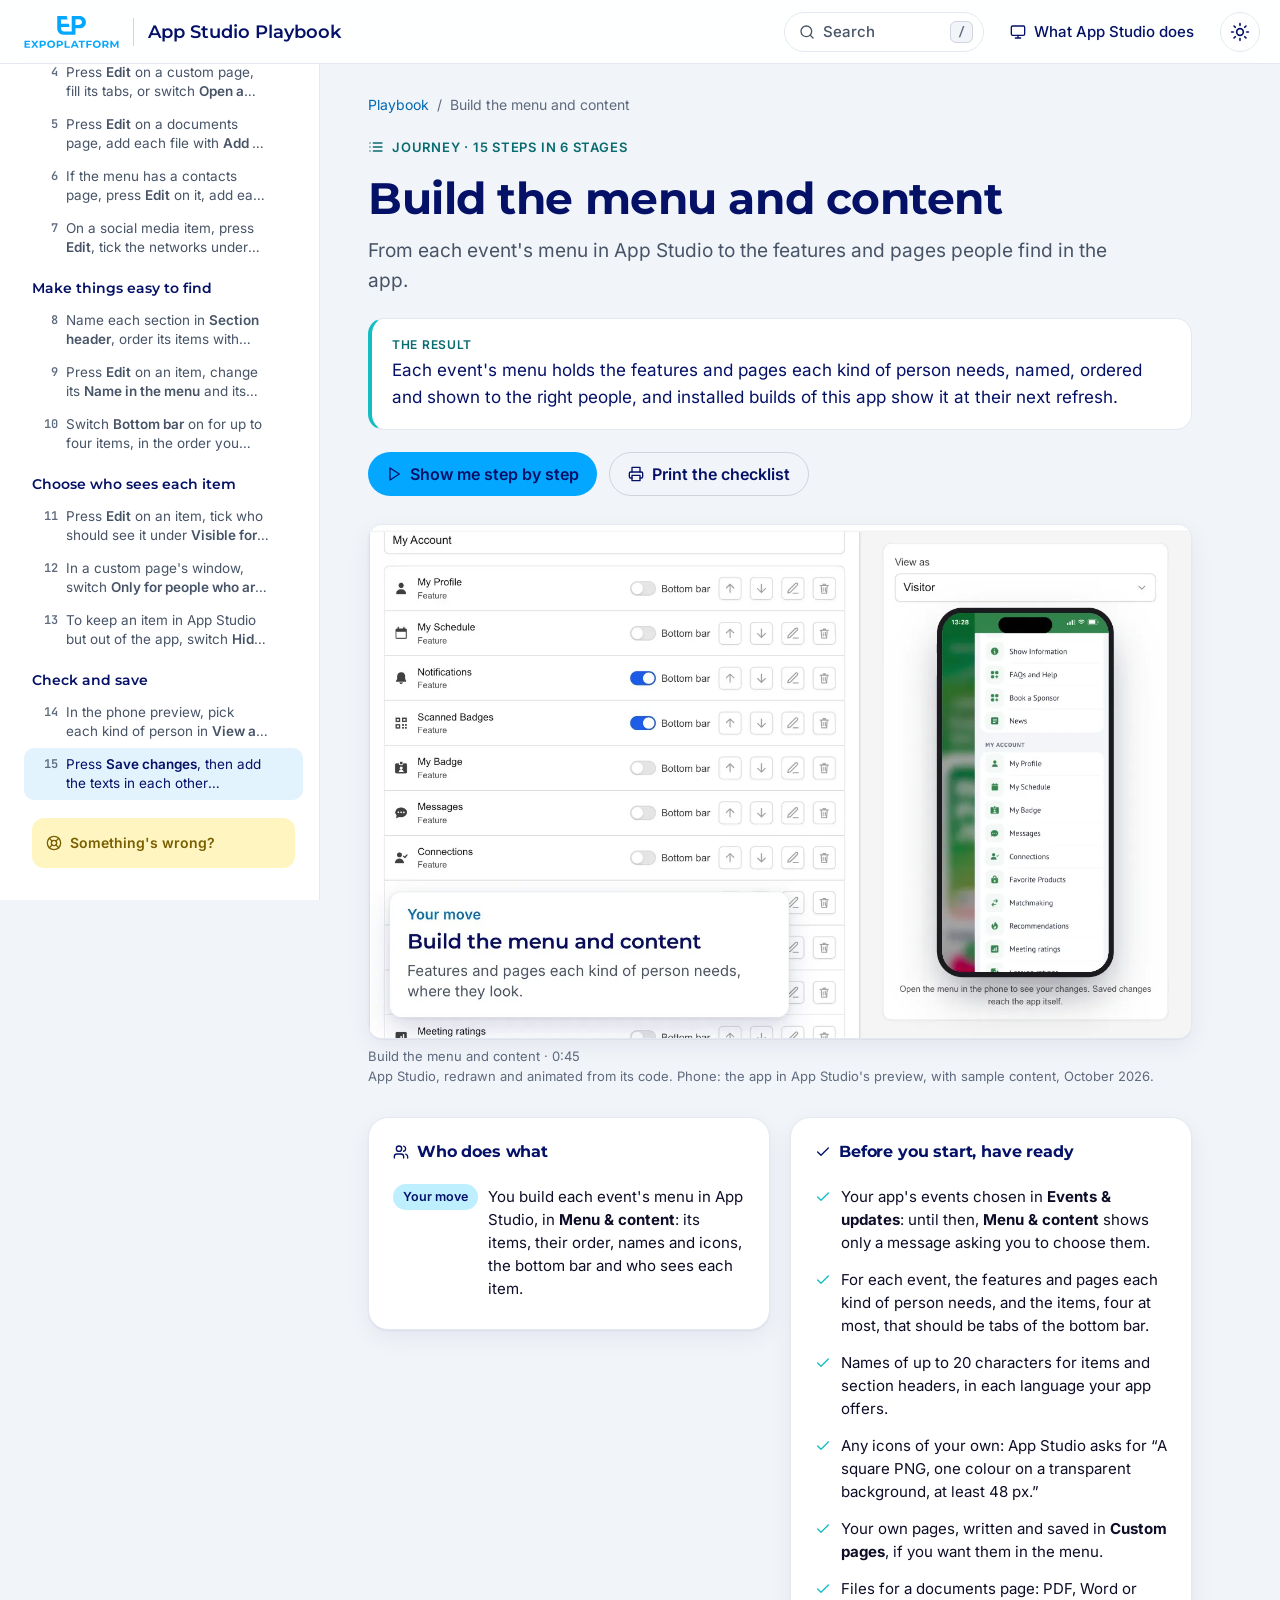
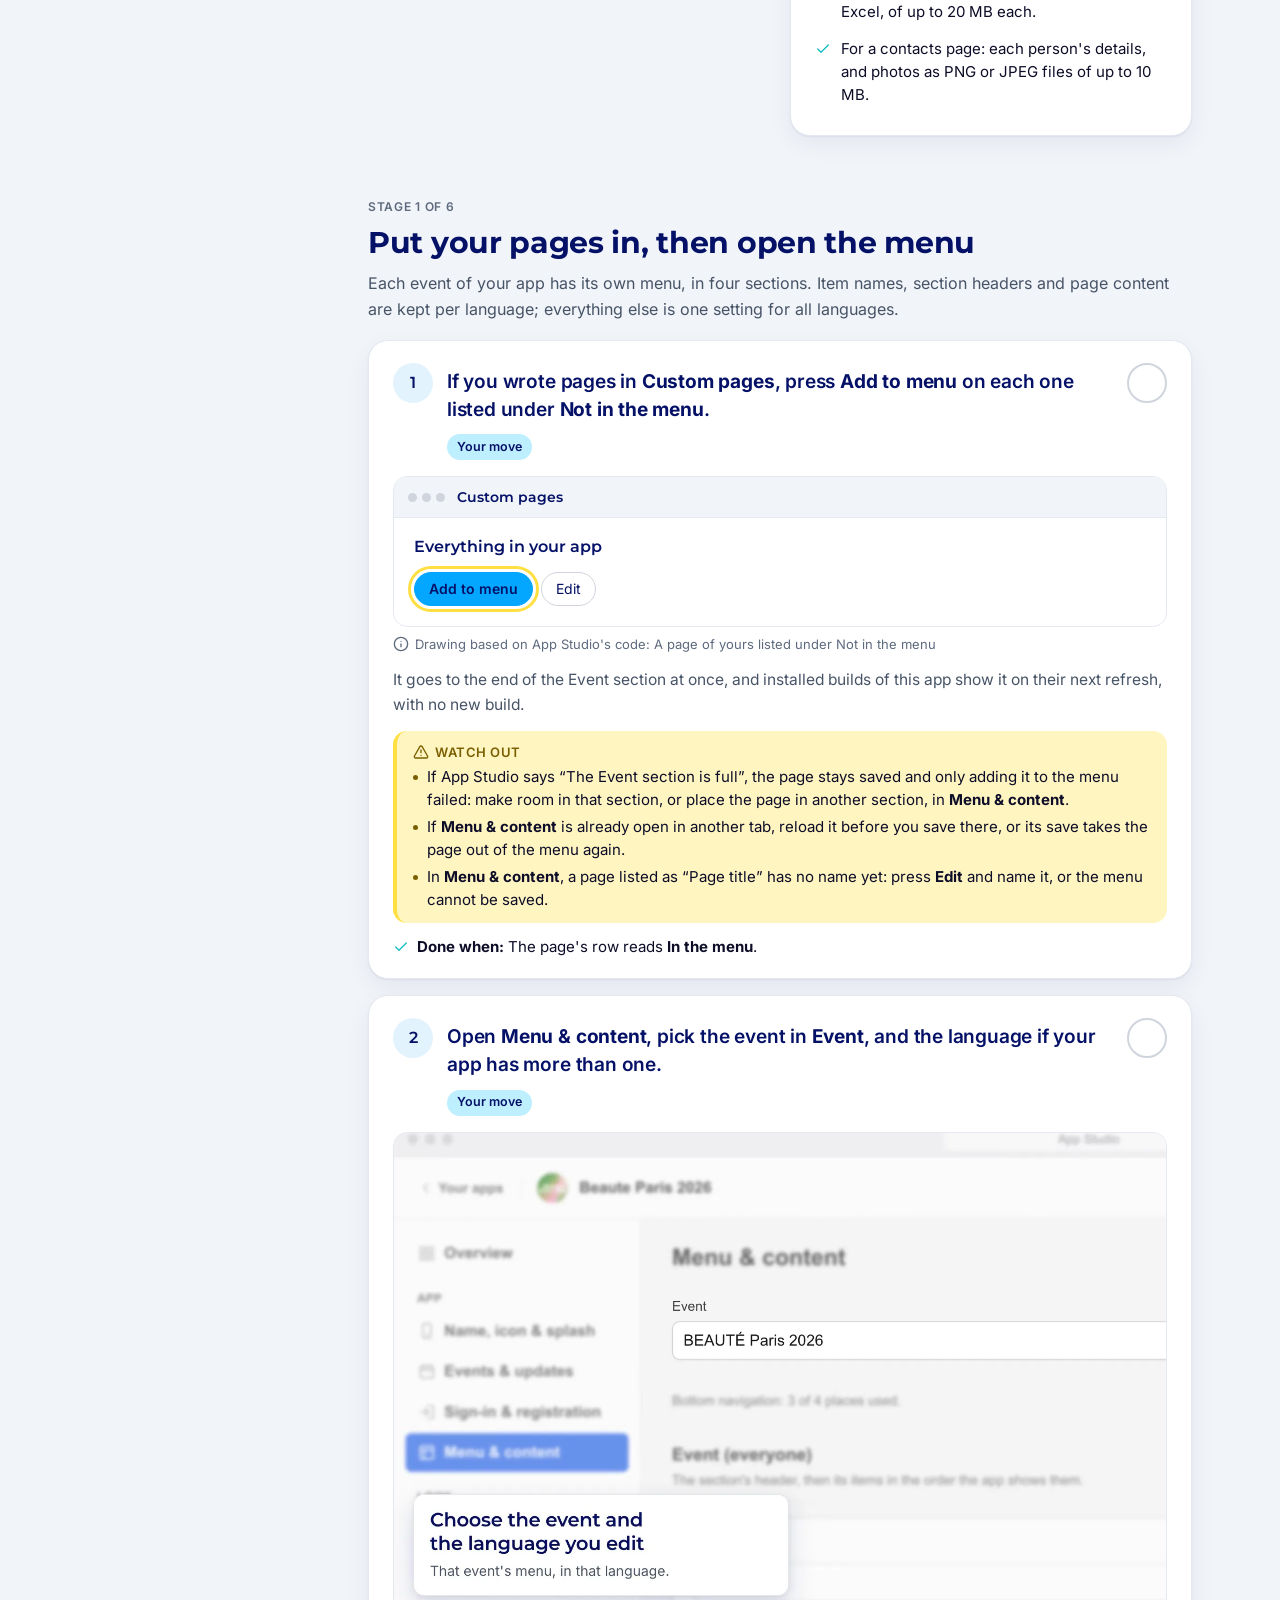
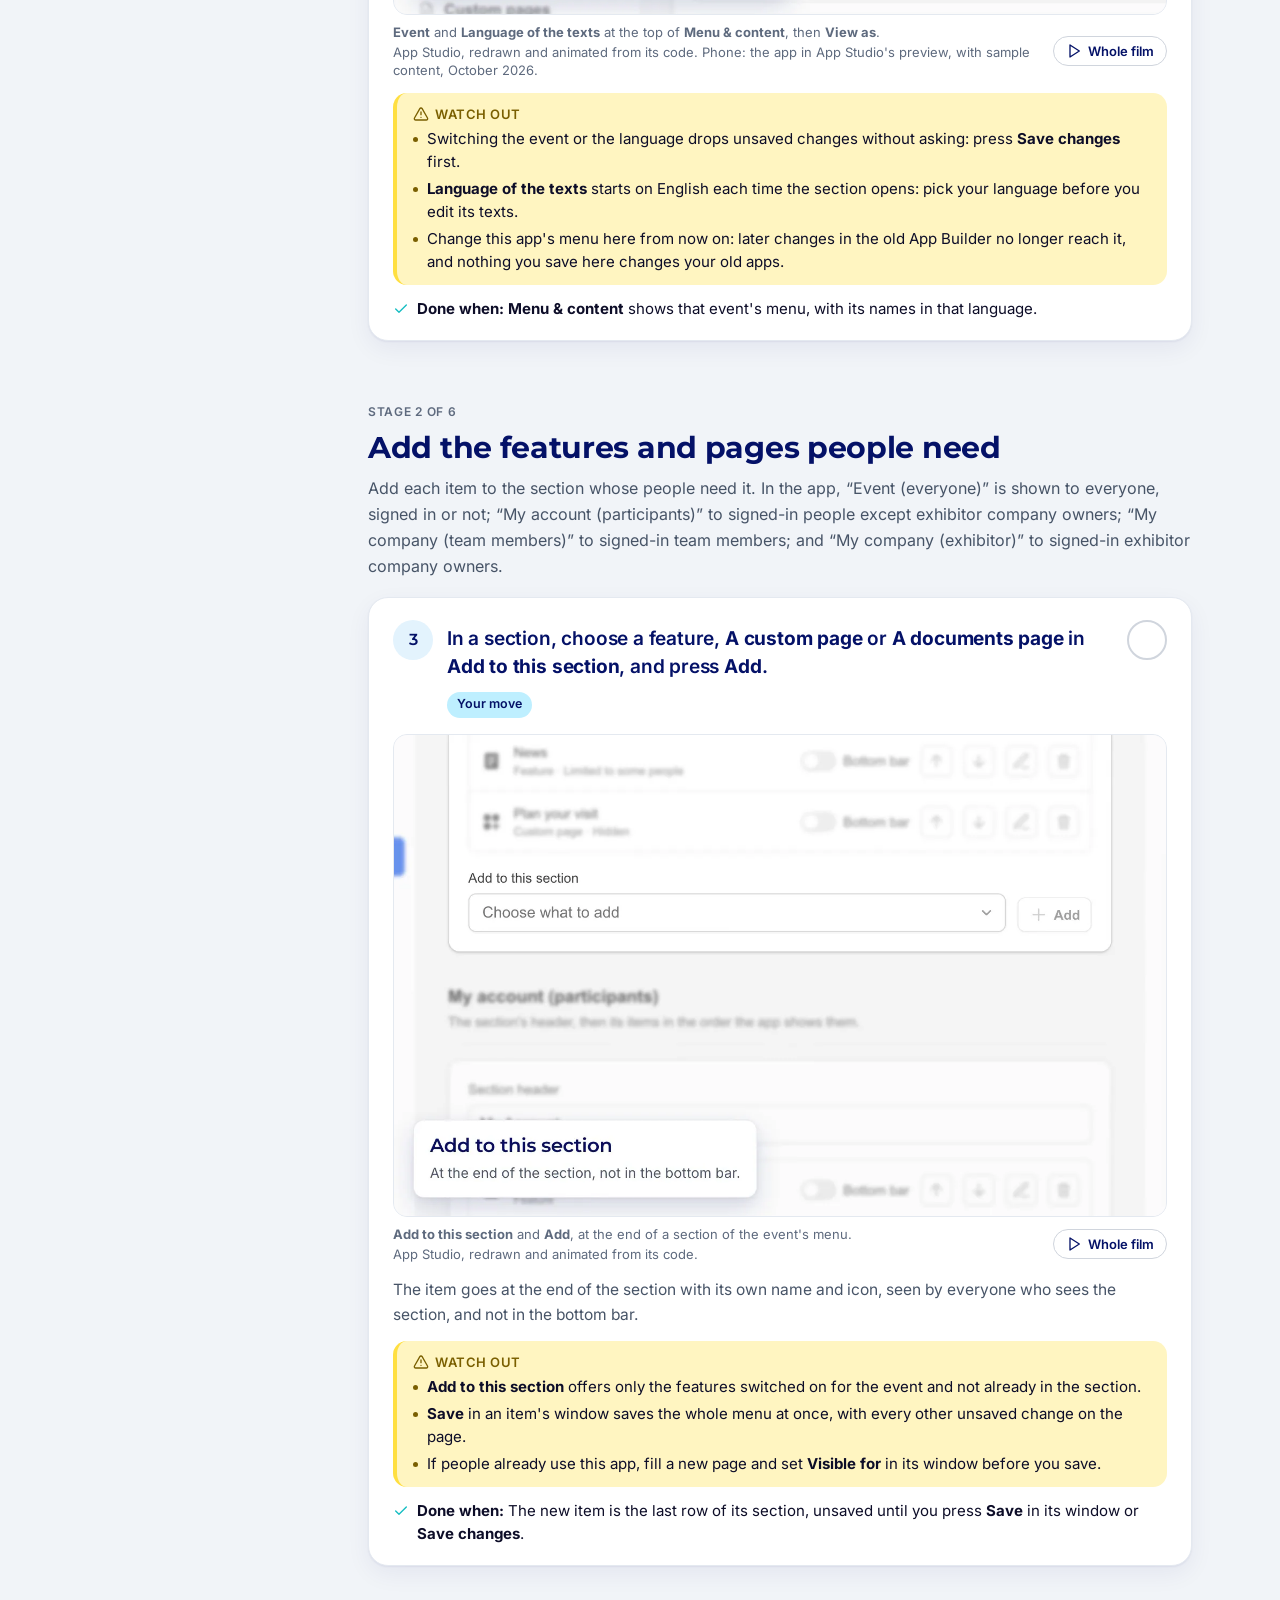
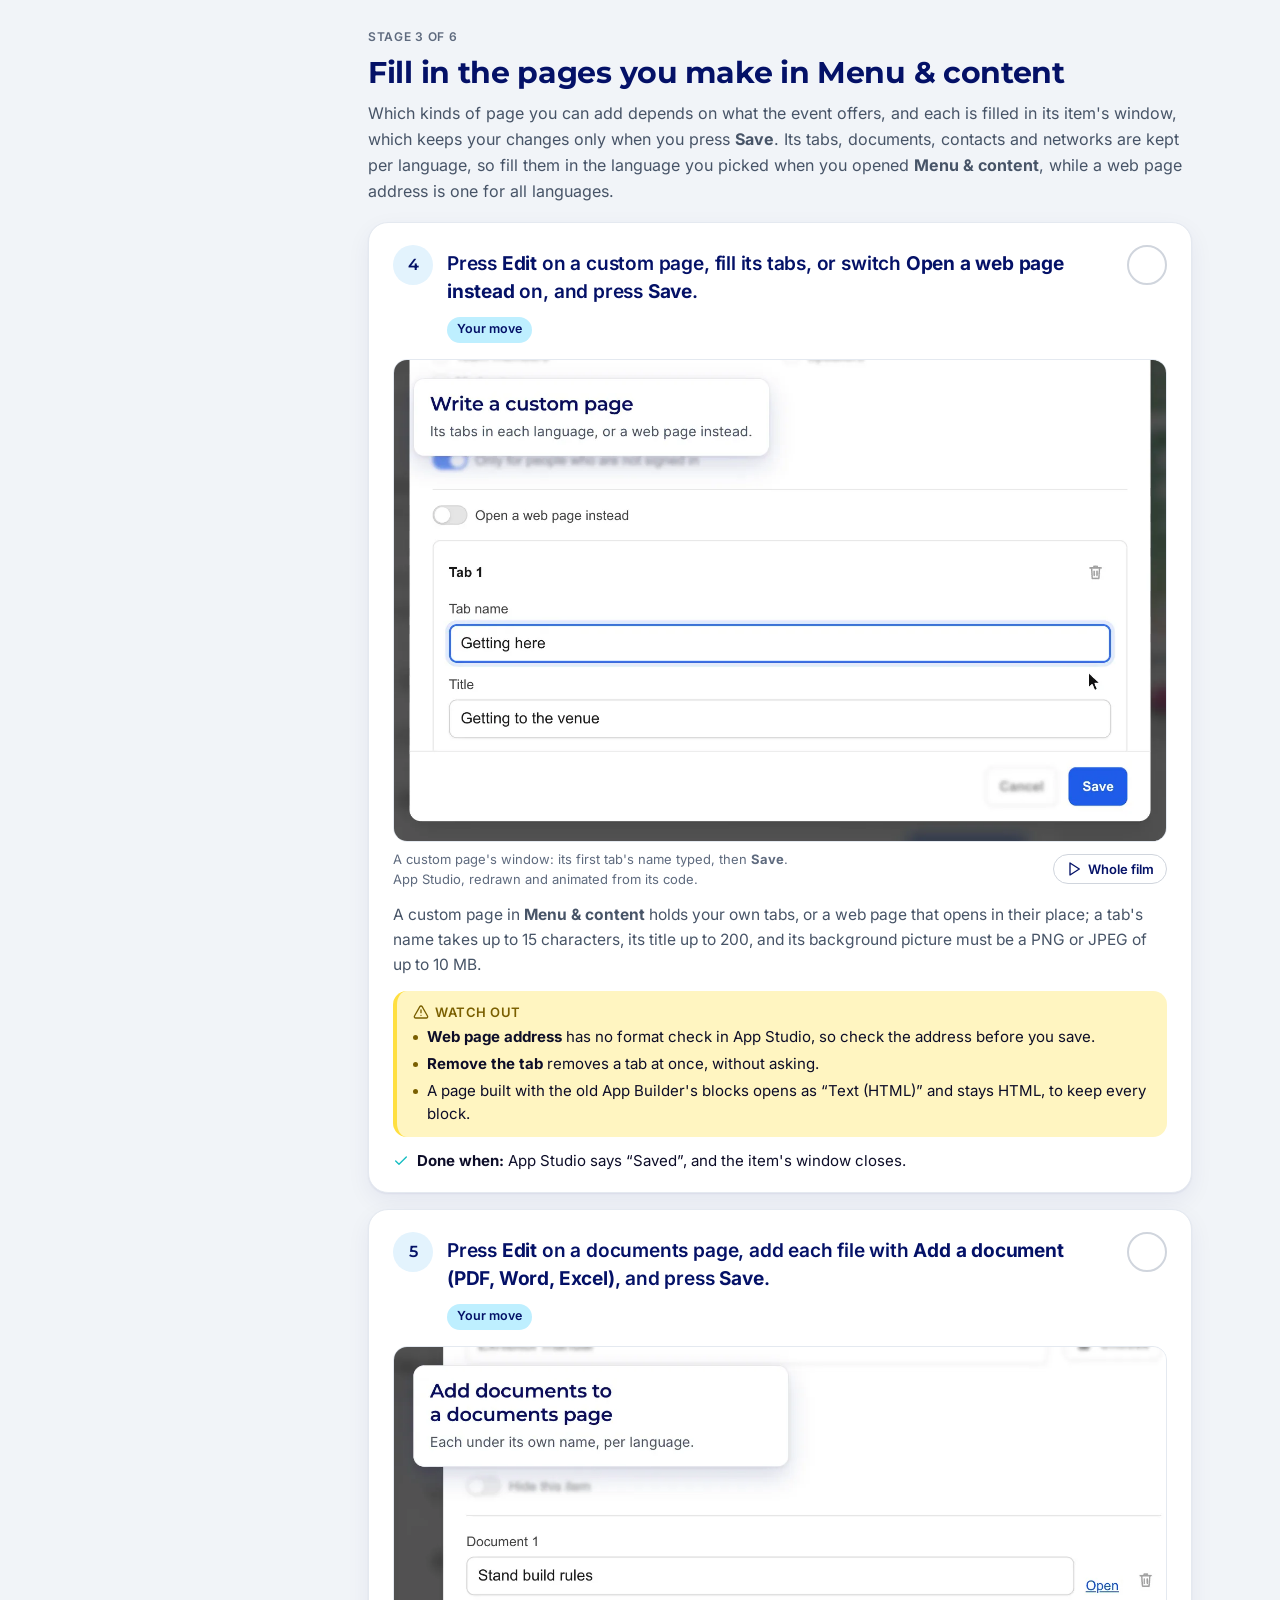
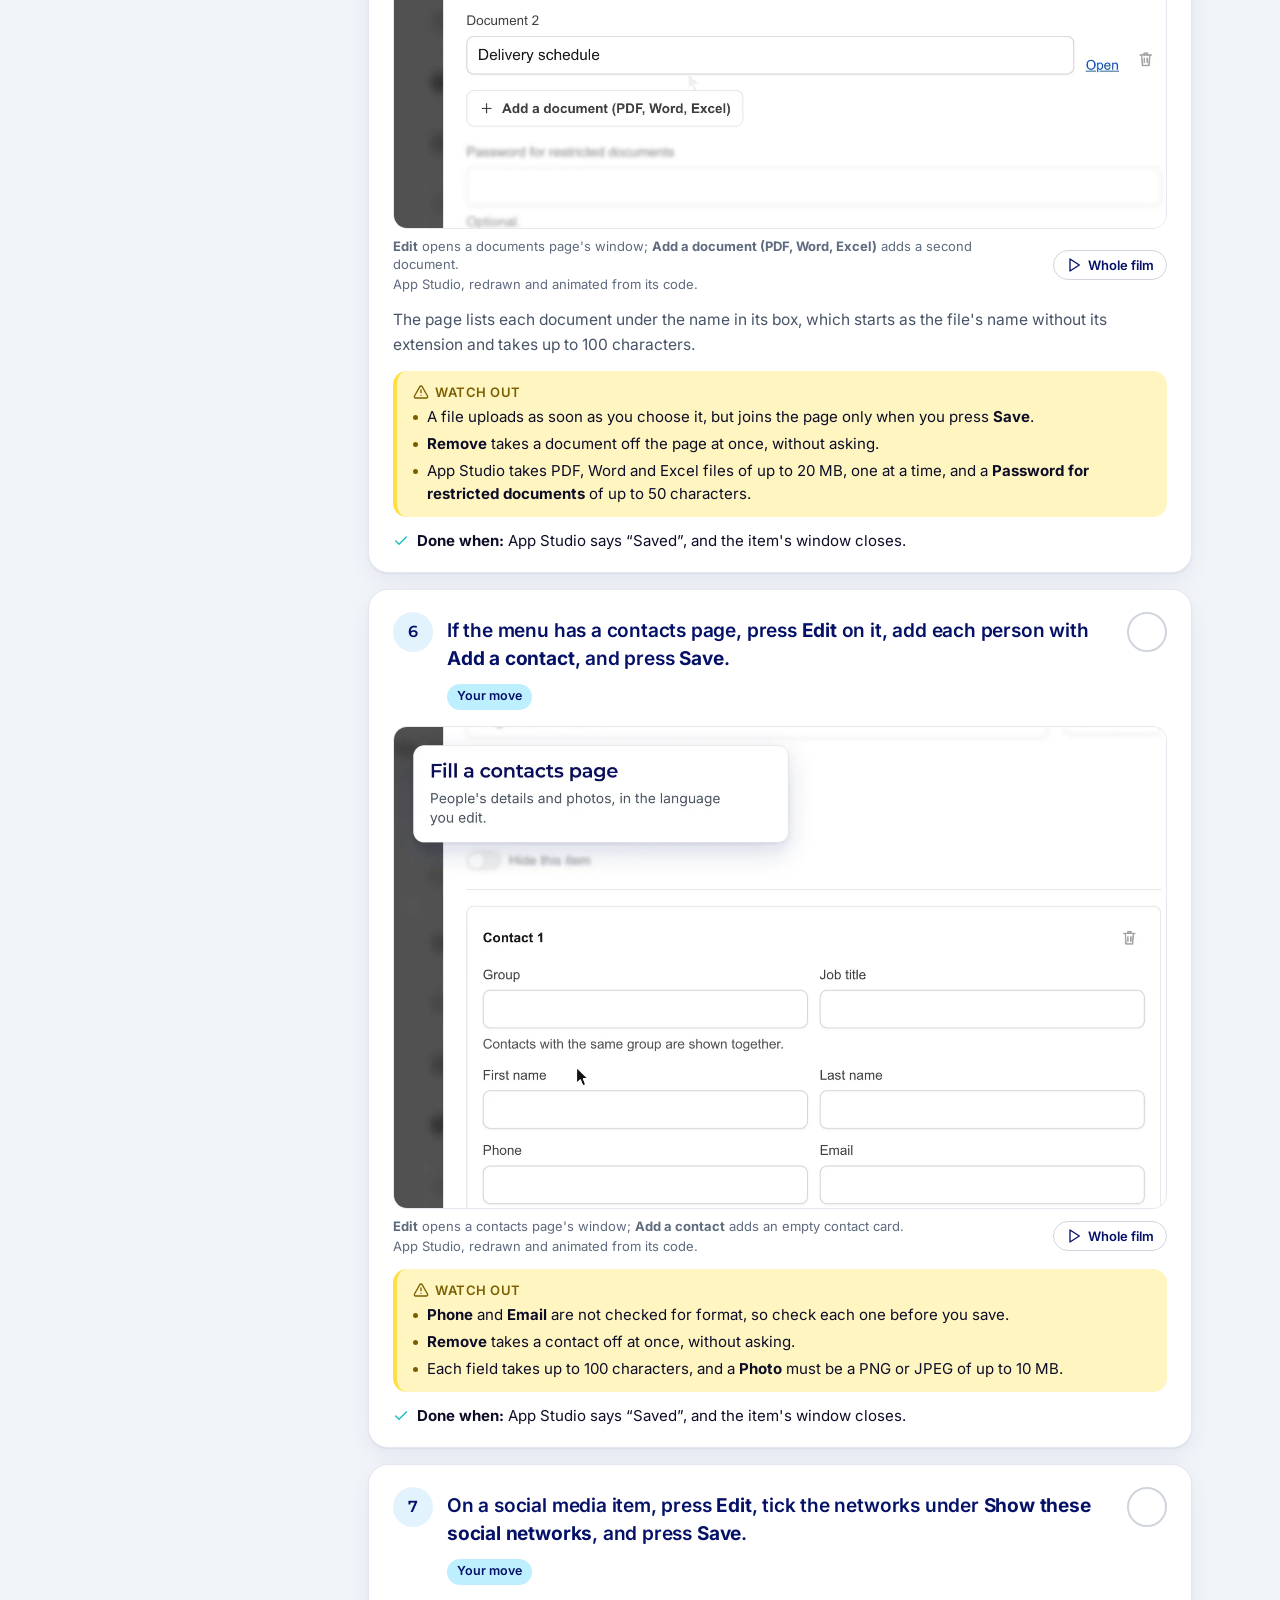
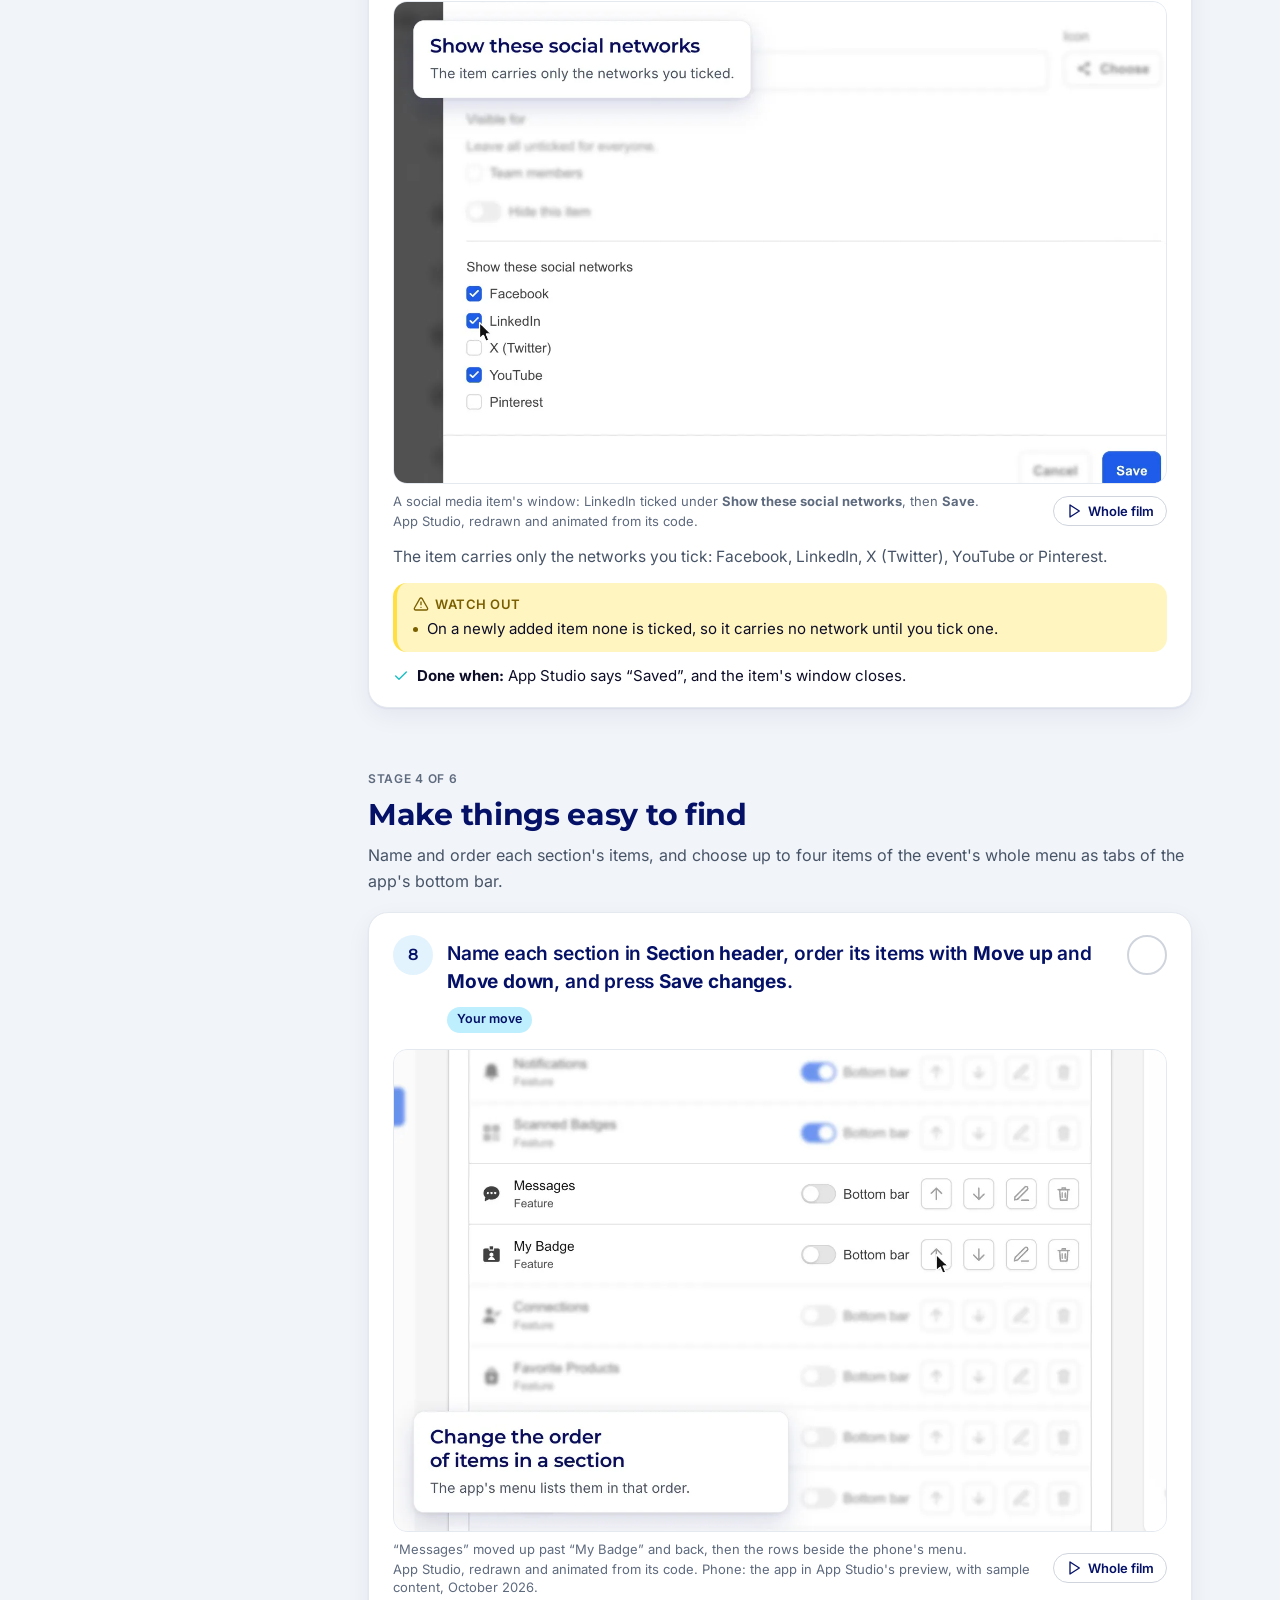
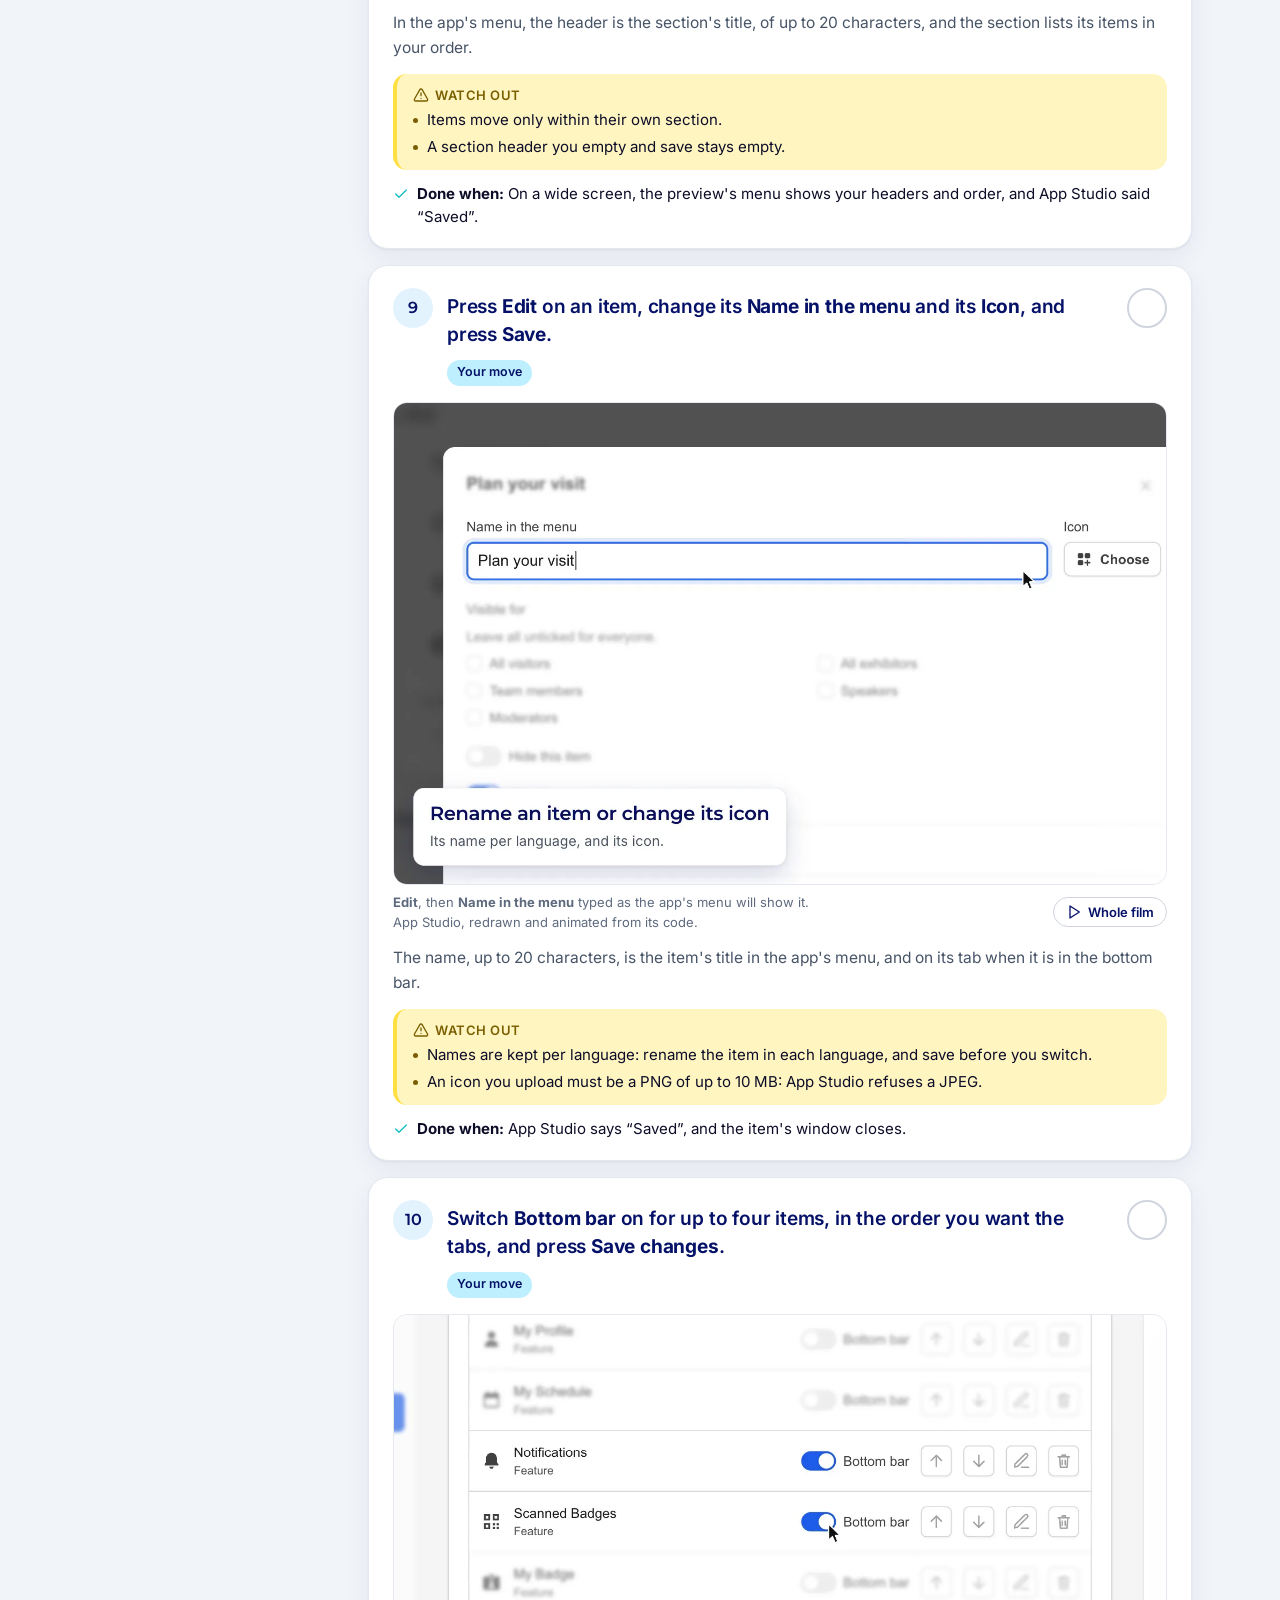
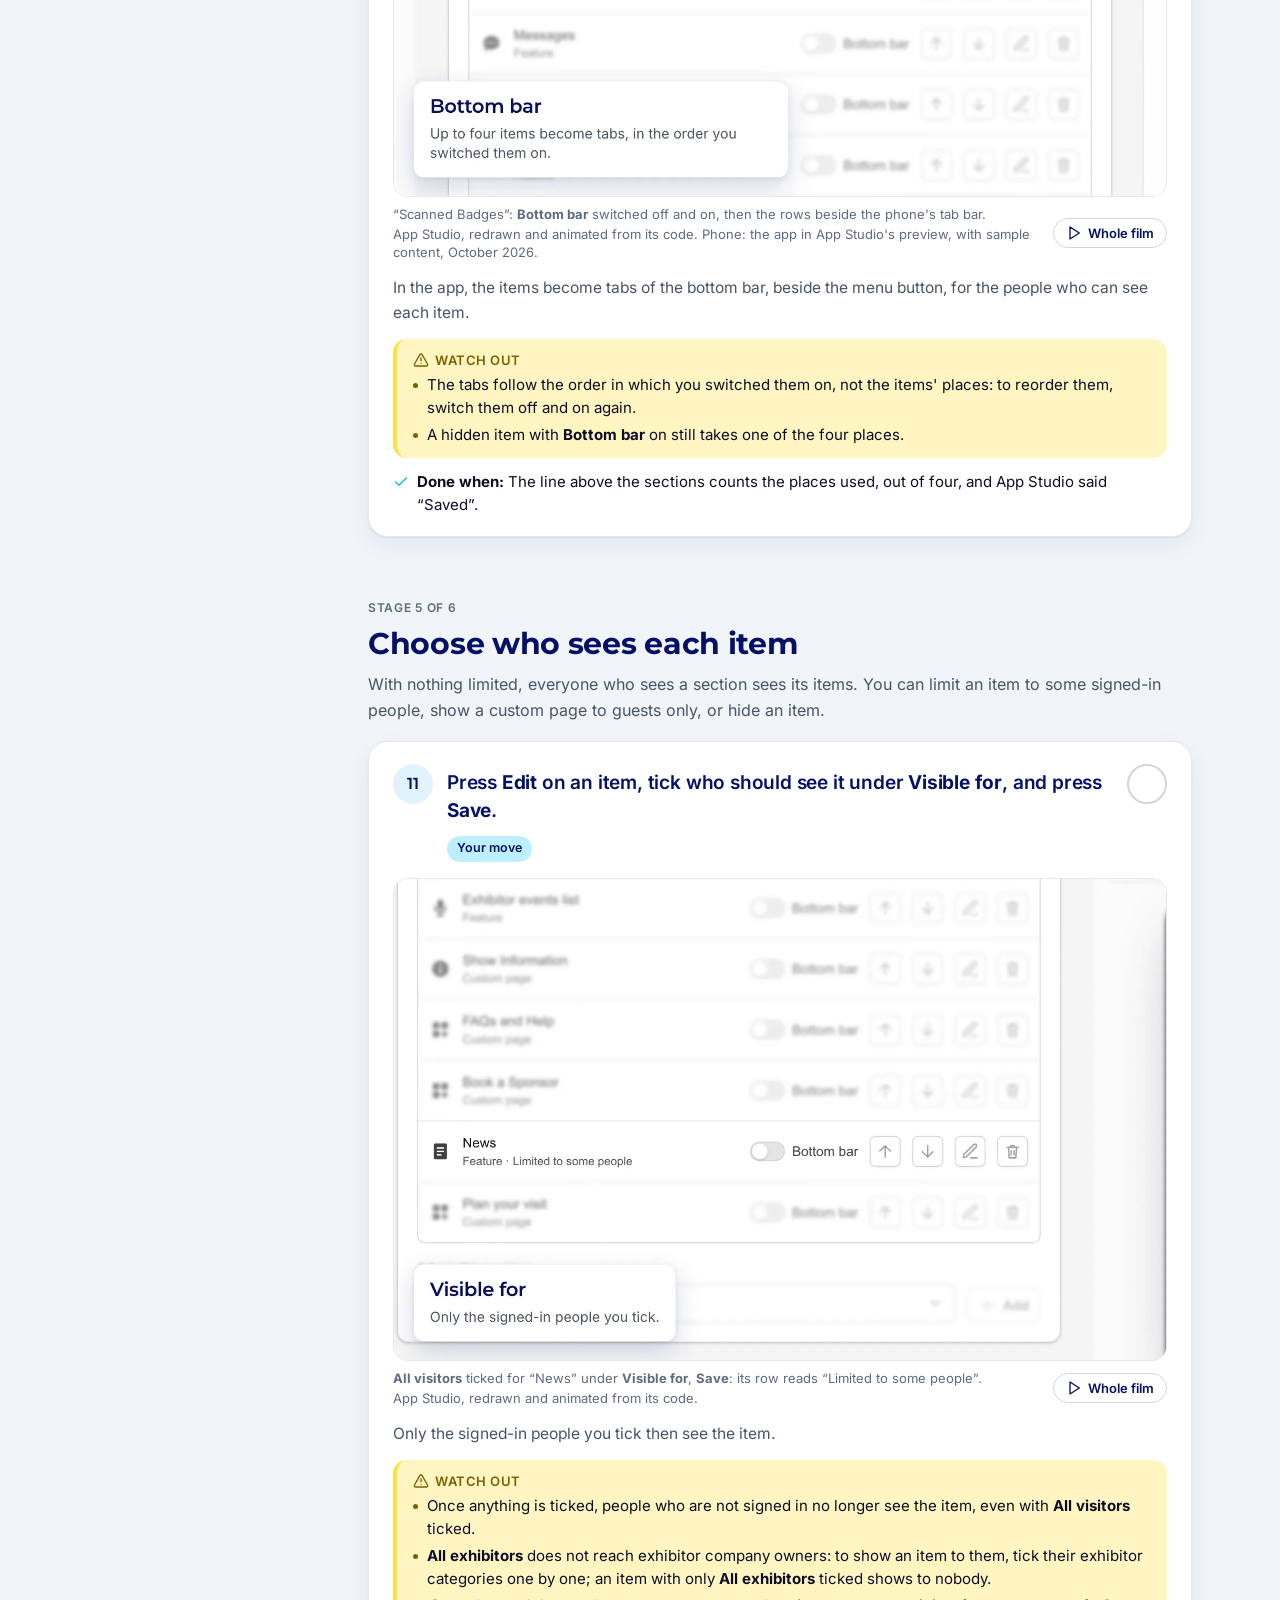
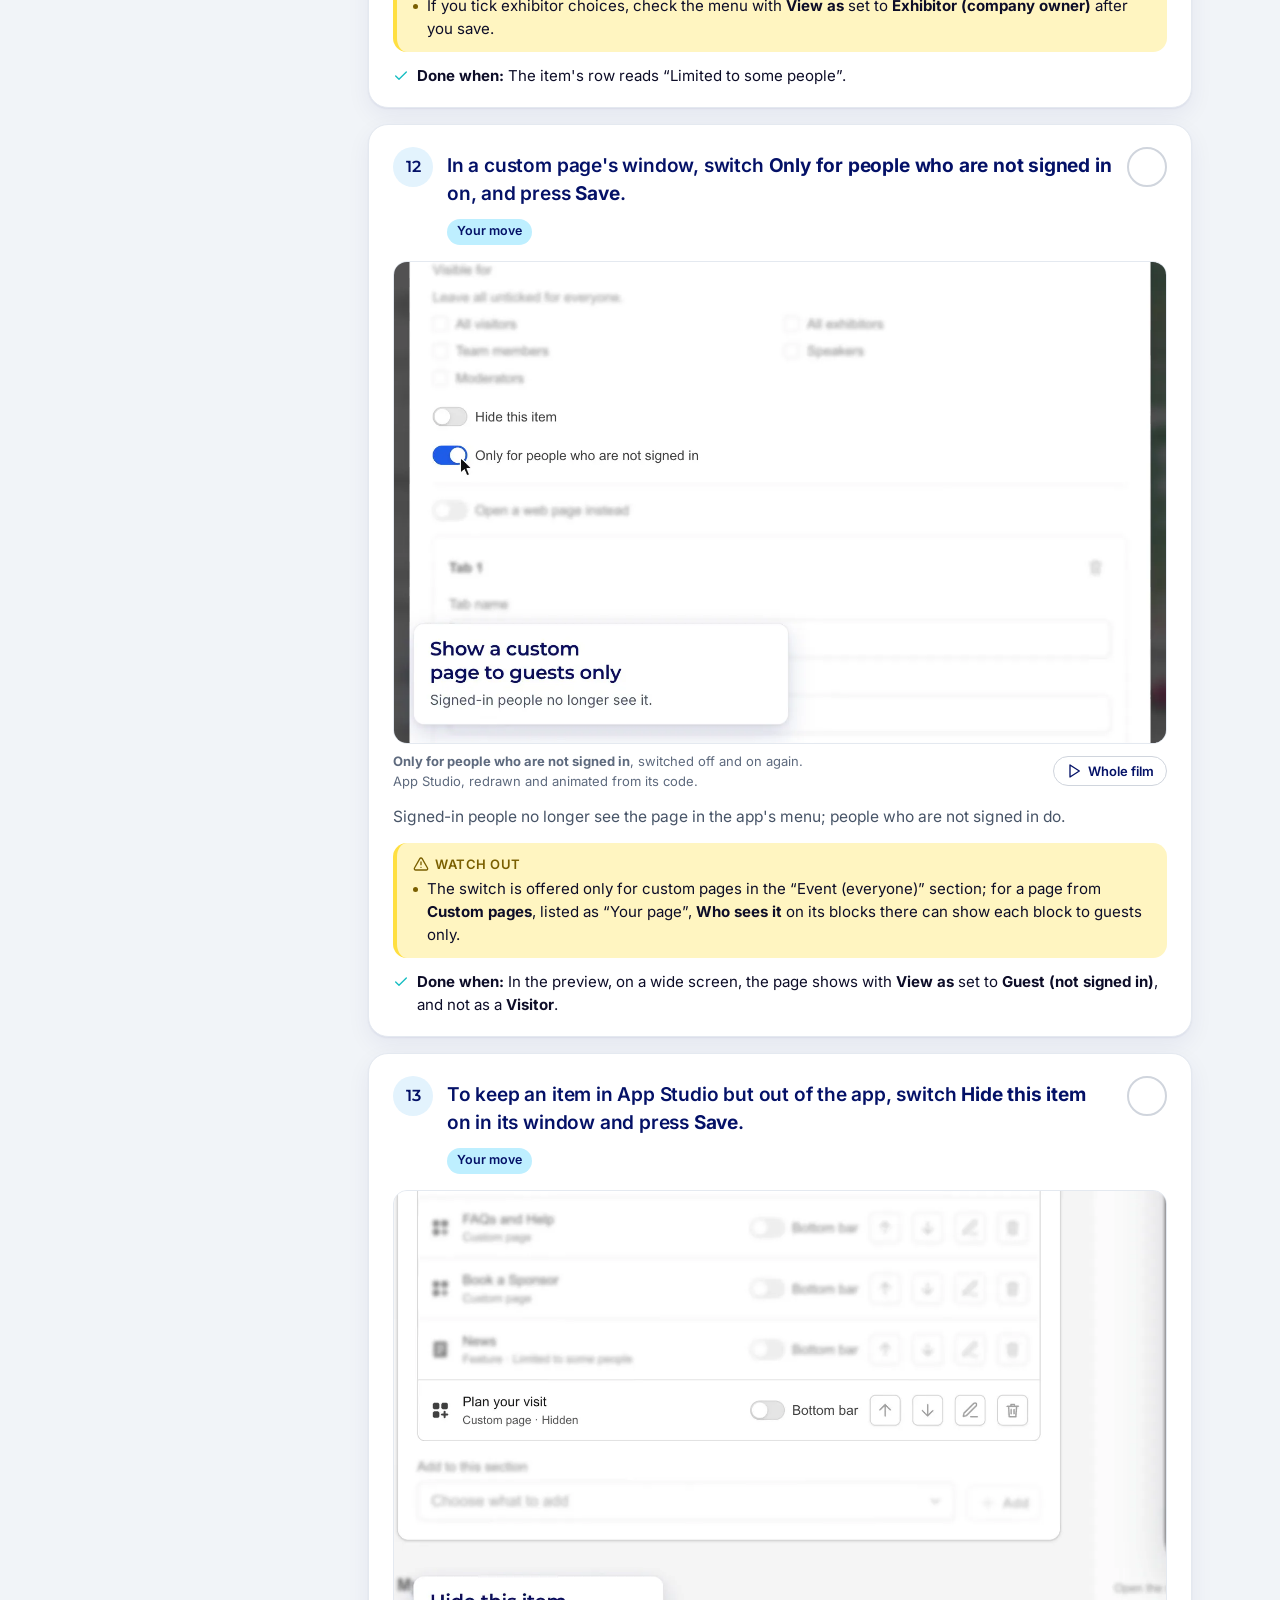
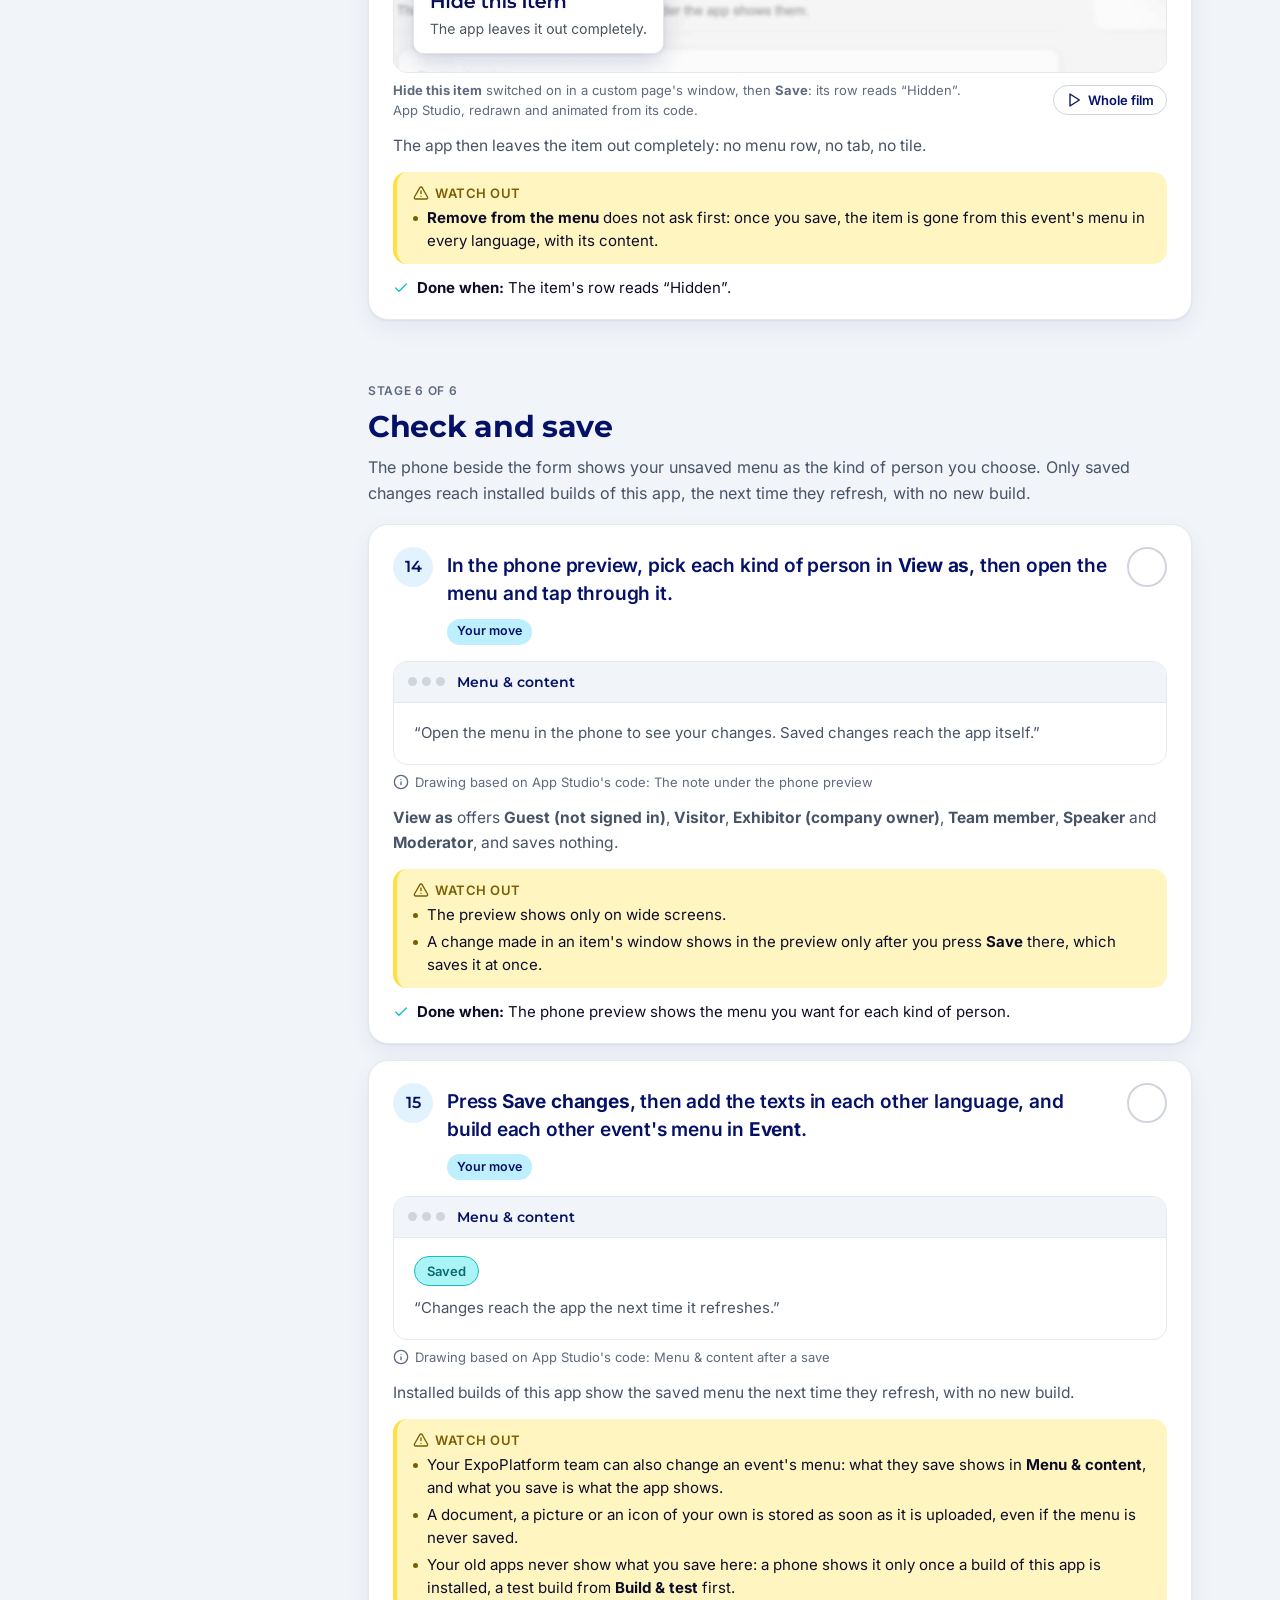
<file: menu/index.html>
<!doctype html><html lang="en"><head><meta charset="utf-8"><meta name="viewport" content="width=device-width, initial-scale=1"><meta name="robots" content="noindex, nofollow"><title>Build the menu and content · App Studio Playbook</title><meta name="description" content="From each event's menu in App Studio to the features and pages people find in the app."><link rel="icon" href="../assets/favicon.svg" type="image/svg+xml"><link rel="stylesheet" href="../assets/fonts.css"><link rel="stylesheet" href="../assets/playbook.css"><script>try{var t=localStorage.getItem('pb-theme');if(t)document.documentElement.setAttribute('data-theme',t)}catch(e){}</script></head><body class="pb-journey-page" data-journey="menu" data-steps="15" data-up="../"><a class="skip" href="#main">Skip to content</a><header class="pb-top"><a class="pb-brand" href="../index.html" aria-label="App Studio Playbook home"><span class="logo"><svg width="142" height="48" viewBox="0 0 142 48" fill="none" xmlns="http://www.w3.org/2000/svg">
<path fill-rule="evenodd" clip-rule="evenodd" d="M63.9588 0.00012207H49.864V18.9085C49.864 24.0756 54.0527 28.2643 59.2198 28.2643H77.2219V18.4091H82.8423C86.0634 18.4091 88.1625 17.6075 90.0354 15.9939C91.9237 14.367 92.8541 11.8208 92.8541 9.20461C92.8541 6.58753 91.9232 4.08429 90.0361 2.45803C88.1635 0.816192 86.064 0.00012207 82.8423 0.00012207H71.5734V23.1219H59.8349C57.445 23.1219 55.5077 21.1845 55.5077 18.7946V16.5139H68.4243L67.0709 11.5821H55.5077V5.14251L65.324 5.14251L63.9588 0.00012207ZM86.9465 9.20461C86.9465 10.3694 86.5332 11.3985 85.7176 12.1382C84.9004 12.8794 83.656 13.3509 81.9578 13.3509H77.2219V5.05828H81.9578C83.656 5.05828 84.9004 5.52981 85.7176 6.271C86.5332 7.01073 86.9465 8.03977 86.9465 9.20461Z" fill="#03A7FF"/>
<path d="M9.18131 45.8031V47.8142H0.796875V36.9856H8.98021V38.9966H3.28746V41.3479H8.31503V43.2971H3.28746V45.8031H9.18131Z" fill="#03A7FF"/>
<path d="M18.7521 47.8142L16.1377 44.0551L13.5698 47.8142H10.6925L14.6991 42.307L10.8936 36.9856H13.74L16.2305 40.4971L18.6747 36.9856H21.3819L17.6073 42.2142L21.6449 47.8142H18.7521Z" fill="#03A7FF"/>
<path d="M28.1734 36.9856C29.1325 36.9856 29.9627 37.1454 30.664 37.4651C31.3756 37.7848 31.9222 38.2386 32.3038 38.8264C32.6854 39.4143 32.8762 40.1104 32.8762 40.9148C32.8762 41.7089 32.6854 42.405 32.3038 43.0032C31.9222 43.591 31.3756 44.0448 30.664 44.3645C29.9627 44.6739 29.1325 44.8286 28.1734 44.8286H25.9923V47.8142H23.4862V36.9856H28.1734ZM28.0342 42.7866C28.7871 42.7866 29.3594 42.6268 29.7513 42.307C30.1432 41.977 30.3392 41.513 30.3392 40.9148C30.3392 40.3063 30.1432 39.8423 29.7513 39.5225C29.3594 39.1925 28.7871 39.0275 28.0342 39.0275H25.9923V42.7866H28.0342Z" fill="#03A7FF"/>
<path d="M40.6793 47.9998C39.5552 47.9998 38.5393 47.7575 37.6318 47.2727C36.7346 46.788 36.0281 46.1228 35.5125 45.2772C35.0072 44.4212 34.7545 43.4621 34.7545 42.3999C34.7545 41.3376 35.0072 40.3837 35.5125 39.538C36.0281 38.682 36.7346 38.0117 37.6318 37.527C38.5393 37.0423 39.5552 36.7999 40.6793 36.7999C41.8034 36.7999 42.8141 37.0423 43.7113 37.527C44.6085 38.0117 45.315 38.682 45.8306 39.538C46.3463 40.3837 46.6041 41.3376 46.6041 42.3999C46.6041 43.4621 46.3463 44.4212 45.8306 45.2772C45.315 46.1228 44.6085 46.788 43.7113 47.2727C42.8141 47.7575 41.8034 47.9998 40.6793 47.9998ZM40.6793 45.865C41.3187 45.865 41.8962 45.7206 42.4119 45.4319C42.9275 45.1328 43.3297 44.7203 43.6185 44.1943C43.9176 43.6684 44.0671 43.0702 44.0671 42.3999C44.0671 41.7295 43.9176 41.1314 43.6185 40.6054C43.3297 40.0794 42.9275 39.6721 42.4119 39.3833C41.8962 39.0842 41.3187 38.9347 40.6793 38.9347C40.0399 38.9347 39.4624 39.0842 38.9467 39.3833C38.4311 39.6721 38.0237 40.0794 37.7246 40.6054C37.4359 41.1314 37.2915 41.7295 37.2915 42.3999C37.2915 43.0702 37.4359 43.6684 37.7246 44.1943C38.0237 44.7203 38.4311 45.1328 38.9467 45.4319C39.4624 45.7206 40.0399 45.865 40.6793 45.865Z" fill="#03A7FF"/>
<path d="M53.7935 36.9856C54.7526 36.9856 55.5828 37.1454 56.2841 37.4651C56.9957 37.7848 57.5423 38.2386 57.9238 38.8264C58.3054 39.4143 58.4962 40.1104 58.4962 40.9148C58.4962 41.7089 58.3054 42.405 57.9238 43.0032C57.5423 43.591 56.9957 44.0448 56.2841 44.3645C55.5828 44.6739 54.7526 44.8286 53.7935 44.8286H51.6123V47.8142H49.1063V36.9856H53.7935ZM53.6543 42.7866C54.4071 42.7866 54.9795 42.6268 55.3714 42.307C55.7633 41.977 55.9592 41.513 55.9592 40.9148C55.9592 40.3063 55.7633 39.8423 55.3714 39.5225C54.9795 39.1925 54.4071 39.0275 53.6543 39.0275H51.6123V42.7866H53.6543Z" fill="#03A7FF"/>
<path d="M60.9041 36.9856H63.4102V45.7722H68.84V47.8142H60.9041V36.9856Z" fill="#03A7FF"/>
<path d="M78.5644 45.4938H73.5369L72.5778 47.8142H70.0098L74.8363 36.9856H77.3114L82.1533 47.8142H79.5235L78.5644 45.4938ZM77.7755 43.591L76.0584 39.4452L74.3413 43.591H77.7755Z" fill="#03A7FF"/>
<path d="M85.3531 39.0275H81.888V36.9856H91.3243V39.0275H87.8592V47.8142H85.3531V39.0275Z" fill="#03A7FF"/>
<path d="M96.0392 38.9966V41.8584H101.051V43.8695H96.0392V47.8142H93.5332V36.9856H101.717V38.9966H96.0392Z" fill="#03A7FF"/>
<path d="M109.17 47.9998C108.046 47.9998 107.03 47.7575 106.123 47.2727C105.226 46.788 104.519 46.1228 104.003 45.2772C103.498 44.4212 103.245 43.4621 103.245 42.3999C103.245 41.3376 103.498 40.3837 104.003 39.538C104.519 38.682 105.226 38.0117 106.123 37.527C107.03 37.0423 108.046 36.7999 109.17 36.7999C110.294 36.7999 111.305 37.0423 112.202 37.527C113.099 38.0117 113.806 38.682 114.322 39.538C114.837 40.3837 115.095 41.3376 115.095 42.3999C115.095 43.4621 114.837 44.4212 114.322 45.2772C113.806 46.1228 113.099 46.788 112.202 47.2727C111.305 47.7575 110.294 47.9998 109.17 47.9998ZM109.17 45.865C109.81 45.865 110.387 45.7206 110.903 45.4319C111.418 45.1328 111.821 44.7203 112.109 44.1943C112.409 43.6684 112.558 43.0702 112.558 42.3999C112.558 41.7295 112.409 41.1314 112.109 40.6054C111.821 40.0794 111.418 39.6721 110.903 39.3833C110.387 39.0842 109.81 38.9347 109.17 38.9347C108.531 38.9347 107.953 39.0842 107.438 39.3833C106.922 39.6721 106.515 40.0794 106.216 40.6054C105.927 41.1314 105.782 41.7295 105.782 42.3999C105.782 43.0702 105.927 43.6684 106.216 44.1943C106.515 44.7203 106.922 45.1328 107.438 45.4319C107.953 45.7206 108.531 45.865 109.17 45.865Z" fill="#03A7FF"/>
<path d="M124.497 47.8142L122.408 44.7976H120.103V47.8142H117.597V36.9856H122.284C123.244 36.9856 124.074 37.1454 124.775 37.4651C125.487 37.7848 126.033 38.2386 126.415 38.8264C126.796 39.4143 126.987 40.1104 126.987 40.9148C126.987 41.7192 126.791 42.4153 126.399 43.0032C126.018 43.5807 125.471 44.0242 124.76 44.3335L127.188 47.8142H124.497ZM124.45 40.9148C124.45 40.3063 124.254 39.8423 123.862 39.5225C123.47 39.1925 122.898 39.0275 122.145 39.0275H120.103V42.8021H122.145C122.898 42.8021 123.47 42.6371 123.862 42.307C124.254 41.977 124.45 41.513 124.45 40.9148Z" fill="#03A7FF"/>
<path d="M139.446 47.8142L139.43 41.317L136.243 46.6694H135.114L131.943 41.4562V47.8142H129.591V36.9856H131.664L135.717 43.7148L139.708 36.9856H141.766L141.797 47.8142H139.446Z" fill="#03A7FF"/>
</svg>
</span><span class="divider"></span><span class="product">App Studio Playbook</span></a><span class="pb-flex"></span><button class="pb-search-btn" type="button" data-search aria-label="Search the playbook"><svg class="i s16" viewBox="0 0 24 24" aria-hidden="true"><circle cx="11" cy="11" r="8"/><path d="m21 21-4.3-4.3"/></svg><span>Search</span><kbd>/</kbd></button><a class="pb-toplink pb-studio-link" href="../app-studio/index.html"><svg class="i s16" viewBox="0 0 24 24" aria-hidden="true"><rect width="20" height="14" x="2" y="3" rx="2"/><path d="M8 21h8M12 17v4"/></svg><span>What App Studio does</span></a><button class="pb-theme" type="button" aria-label="Switch between light and dark"><svg class="i sun" viewBox="0 0 24 24" aria-hidden="true"><circle cx="12" cy="12" r="4"/><path d="M12 2v2M12 20v2M4.93 4.93l1.41 1.41M17.66 17.66l1.41 1.41M2 12h2M20 12h2M6.34 17.66l-1.41 1.41M19.07 4.93l-1.41 1.41"/></svg><svg class="i moon" viewBox="0 0 24 24" aria-hidden="true"><path d="M12 3a6 6 0 0 0 9 9 9 9 0 1 1-9-9Z"/></svg></button></header><div class="pb-journey"><aside class="pb-outline" aria-label="Steps"><div class="ol-progress"><span class="ol-pc">0 of 15 steps done</span><span class="ol-bar"><span></span></span></div><ol class="ol-stages"><li class="ol-stage"><a href="#stage-start">Put your pages in, then open the menu</a><ol><li><a href="#step-your-page" data-step="your-page"><span class="ol-n">1</span><span class="ol-t">If you wrote pages in <strong>Custom pages</strong>, press <strong>Add to menu</strong> on each one listed under <strong>Not in the menu</strong>.</span><span class="ol-c"><svg class="i s16" viewBox="0 0 24 24" aria-hidden="true"><path d="M20 6 9 17l-5-5"/></svg></span></a></li><li><a href="#step-open" data-step="open"><span class="ol-n">2</span><span class="ol-t">Open <strong>Menu &amp; content</strong>, pick the event in <strong>Event</strong>, and the language if your app has more than one.</span><span class="ol-c"><svg class="i s16" viewBox="0 0 24 24" aria-hidden="true"><path d="M20 6 9 17l-5-5"/></svg></span></a></li></ol></li><li class="ol-stage"><a href="#stage-add">Add the features and pages people need</a><ol><li><a href="#step-add-item" data-step="add-item"><span class="ol-n">3</span><span class="ol-t">In a section, choose a feature, <strong>A custom page</strong> or <strong>A documents page</strong> in <strong>Add to this section</strong>, and press <strong>Add</strong>.</span><span class="ol-c"><svg class="i s16" viewBox="0 0 24 24" aria-hidden="true"><path d="M20 6 9 17l-5-5"/></svg></span></a></li></ol></li><li class="ol-stage"><a href="#stage-fill">Fill in the pages you make in Menu &amp; content</a><ol><li><a href="#step-custom-page" data-step="custom-page"><span class="ol-n">4</span><span class="ol-t">Press <strong>Edit</strong> on a custom page, fill its tabs, or switch <strong>Open a web page instead</strong> on, and press <strong>Save</strong>.</span><span class="ol-c"><svg class="i s16" viewBox="0 0 24 24" aria-hidden="true"><path d="M20 6 9 17l-5-5"/></svg></span></a></li><li><a href="#step-documents" data-step="documents"><span class="ol-n">5</span><span class="ol-t">Press <strong>Edit</strong> on a documents page, add each file with <strong>Add a document (PDF, Word, Excel)</strong>, and press <strong>Save</strong>.</span><span class="ol-c"><svg class="i s16" viewBox="0 0 24 24" aria-hidden="true"><path d="M20 6 9 17l-5-5"/></svg></span></a></li><li><a href="#step-contacts" data-step="contacts"><span class="ol-n">6</span><span class="ol-t">If the menu has a contacts page, press <strong>Edit</strong> on it, add each person with <strong>Add a contact</strong>, and press <strong>Save</strong>.</span><span class="ol-c"><svg class="i s16" viewBox="0 0 24 24" aria-hidden="true"><path d="M20 6 9 17l-5-5"/></svg></span></a></li><li><a href="#step-social" data-step="social"><span class="ol-n">7</span><span class="ol-t">On a social media item, press <strong>Edit</strong>, tick the networks under <strong>Show these social networks</strong>, and press <strong>Save</strong>.</span><span class="ol-c"><svg class="i s16" viewBox="0 0 24 24" aria-hidden="true"><path d="M20 6 9 17l-5-5"/></svg></span></a></li></ol></li><li class="ol-stage"><a href="#stage-find">Make things easy to find</a><ol><li><a href="#step-order" data-step="order"><span class="ol-n">8</span><span class="ol-t">Name each section in <strong>Section header</strong>, order its items with <strong>Move up</strong> and <strong>Move down</strong>, and press <strong>Save changes</strong>.</span><span class="ol-c"><svg class="i s16" viewBox="0 0 24 24" aria-hidden="true"><path d="M20 6 9 17l-5-5"/></svg></span></a></li><li><a href="#step-names" data-step="names"><span class="ol-n">9</span><span class="ol-t">Press <strong>Edit</strong> on an item, change its <strong>Name in the menu</strong> and its <strong>Icon</strong>, and press <strong>Save</strong>.</span><span class="ol-c"><svg class="i s16" viewBox="0 0 24 24" aria-hidden="true"><path d="M20 6 9 17l-5-5"/></svg></span></a></li><li><a href="#step-tabs" data-step="tabs"><span class="ol-n">10</span><span class="ol-t">Switch <strong>Bottom bar</strong> on for up to four items, in the order you want the tabs, and press <strong>Save changes</strong>.</span><span class="ol-c"><svg class="i s16" viewBox="0 0 24 24" aria-hidden="true"><path d="M20 6 9 17l-5-5"/></svg></span></a></li></ol></li><li class="ol-stage"><a href="#stage-who">Choose who sees each item</a><ol><li><a href="#step-audience" data-step="audience"><span class="ol-n">11</span><span class="ol-t">Press <strong>Edit</strong> on an item, tick who should see it under <strong>Visible for</strong>, and press <strong>Save</strong>.</span><span class="ol-c"><svg class="i s16" viewBox="0 0 24 24" aria-hidden="true"><path d="M20 6 9 17l-5-5"/></svg></span></a></li><li><a href="#step-guests" data-step="guests"><span class="ol-n">12</span><span class="ol-t">In a custom page's window, switch <strong>Only for people who are not signed in</strong> on, and press <strong>Save</strong>.</span><span class="ol-c"><svg class="i s16" viewBox="0 0 24 24" aria-hidden="true"><path d="M20 6 9 17l-5-5"/></svg></span></a></li><li><a href="#step-hide" data-step="hide"><span class="ol-n">13</span><span class="ol-t">To keep an item in App Studio but out of the app, switch <strong>Hide this item</strong> on in its window and press <strong>Save</strong>.</span><span class="ol-c"><svg class="i s16" viewBox="0 0 24 24" aria-hidden="true"><path d="M20 6 9 17l-5-5"/></svg></span></a></li></ol></li><li class="ol-stage"><a href="#stage-check">Check and save</a><ol><li><a href="#step-preview" data-step="preview"><span class="ol-n">14</span><span class="ol-t">In the phone preview, pick each kind of person in <strong>View as</strong>, then open the menu and tap through it.</span><span class="ol-c"><svg class="i s16" viewBox="0 0 24 24" aria-hidden="true"><path d="M20 6 9 17l-5-5"/></svg></span></a></li><li><a href="#step-save" data-step="save"><span class="ol-n">15</span><span class="ol-t">Press <strong>Save changes</strong>, then add the texts in each other language, and build each other event's menu in <strong>Event</strong>.</span><span class="ol-c"><svg class="i s16" viewBox="0 0 24 24" aria-hidden="true"><path d="M20 6 9 17l-5-5"/></svg></span></a></li></ol></li></ol><a class="ol-sym" href="#help"><svg class="i s16" viewBox="0 0 24 24" aria-hidden="true"><circle cx="12" cy="12" r="10"/><path d="m4.93 4.93 4.24 4.24M14.83 9.17l4.24-4.24M14.83 14.83l4.24 4.24M9.17 14.83l-4.24 4.24"/><circle cx="12" cy="12" r="4"/></svg> Something's wrong?</a></aside><main id="main" class="pb-main">
<nav class="crumbs" aria-label="Breadcrumb"><a href="../index.html">Playbook</a><span>/</span><span>Build the menu and content</span></nav>
<header class="pb-jhead" id="top"><span class="eyebrow"><svg class="i s16" viewBox="0 0 24 24" aria-hidden="true"><path d="M8 6h13M8 12h13M8 18h13M3 6h.01M3 12h.01M3 18h.01"/></svg> Journey · 15 steps in 6 stages</span><h1>Build the menu and content</h1><p class="lead">From each event's menu in App Studio to the features and pages people find in the app.</p><div class="pb-outcome"><span class="oc-k">The result</span><p>Each event's menu holds the features and pages each kind of person needs, named, ordered and shown to the right people, and installed builds of this app show it at their next refresh.</p></div><div class="pb-cta"><button class="btn-primary" type="button" data-play="0"><svg class="i s16" viewBox="0 0 24 24" aria-hidden="true"><polygon points="6 3 20 12 6 21 6 3"/></svg> Show me step by step</button><button class="btn-ghost" type="button" data-print><svg class="i s16" viewBox="0 0 24 24" aria-hidden="true"><path d="M6 9V2h12v7"/><path d="M6 18H4a2 2 0 0 1-2-2v-5a2 2 0 0 1 2-2h16a2 2 0 0 1 2 2v5a2 2 0 0 1-2 2h-2"/><rect x="6" y="14" width="12" height="8"/></svg> Print the checklist</button></div></header>
<div class="pb-film"><figure class="vis vis-film film-outcome" data-film="menu" data-name="Build the menu and content" data-src-light="../films/menu-light.mp4" data-src-dark="../films/menu-dark.mp4"><div class="vis-frame film" style="aspect-ratio:1440 / 900"><img class="shot-light" src="../films/menu-light.webp" alt="" loading="lazy" width="1440" height="900"><img class="shot-dark" src="../films/menu-dark.webp" alt="" loading="lazy" width="1440" height="900"><video muted playsinline preload="none" width="1440" height="900" aria-label="Build the menu and content"></video></div><figcaption><span class="film-cap"><span>Build the menu and content · 0:45</span><span>App Studio, redrawn and animated from its code. Phone: the app in App Studio's preview, with sample content, October 2026.</span></span><span class="film-ctl"><button class="film-btn" type="button" aria-label="Play: Build the menu and content" title="Play"><svg class="i s16 i-play" viewBox="0 0 24 24" aria-hidden="true"><polygon points="6 3 20 12 6 21 6 3"/></svg><svg class="i s16 i-pause" viewBox="0 0 24 24" aria-hidden="true"><rect x="6" y="5" width="4" height="14" rx="1"/><rect x="14" y="5" width="4" height="14" rx="1"/></svg></button></span></figcaption></figure></div>
<div class="pb-two"><section class="pb-card" id="who-menu"><h2 class="h-small"><svg class="i s16" viewBox="0 0 24 24" aria-hidden="true"><path d="M16 21v-2a4 4 0 0 0-4-4H6a4 4 0 0 0-4 4v2"/><circle cx="9" cy="7" r="4"/><path d="M22 21v-2a4 4 0 0 0-3-3.87M16 3.13a4 4 0 0 1 0 7.75"/></svg> Who does what</h2><ul class="pb-who"><li id="who-menu-you"><span class="owner own-you">Your move</span><span>You build each event's menu in App Studio, in <strong>Menu &amp; content</strong>: its items, their order, names and icons, the bottom bar and who sees each item.</span></li></ul></section><section class="pb-card" id="before-menu"><h2 class="h-small"><svg class="i s16" viewBox="0 0 24 24" aria-hidden="true"><path d="M20 6 9 17l-5-5"/></svg> Before you start, have ready</h2><ul class="pb-before"><li id="before-menu-app-events-chosen"><svg class="i s16" viewBox="0 0 24 24" aria-hidden="true"><path d="M20 6 9 17l-5-5"/></svg><span>Your app's events chosen in <strong>Events &amp; updates</strong>: until then, <strong>Menu &amp; content</strong> shows only a message asking you to choose them.</span></li><li id="before-menu-event-features-pages"><svg class="i s16" viewBox="0 0 24 24" aria-hidden="true"><path d="M20 6 9 17l-5-5"/></svg><span>For each event, the features and pages each kind of person needs, and the items, four at most, that should be tabs of the bottom bar.</span></li><li id="before-menu-names-20-characters"><svg class="i s16" viewBox="0 0 24 24" aria-hidden="true"><path d="M20 6 9 17l-5-5"/></svg><span>Names of up to 20 characters for items and section headers, in each language your app offers.</span></li><li id="before-menu-icons"><svg class="i s16" viewBox="0 0 24 24" aria-hidden="true"><path d="M20 6 9 17l-5-5"/></svg><span>Any icons of your own: App Studio asks for “A square PNG, one colour on a transparent background, at least 48 px.”</span></li><li id="before-menu-pages-written-saved"><svg class="i s16" viewBox="0 0 24 24" aria-hidden="true"><path d="M20 6 9 17l-5-5"/></svg><span>Your own pages, written and saved in <strong>Custom pages</strong>, if you want them in the menu.</span></li><li id="before-menu-files-documents-page"><svg class="i s16" viewBox="0 0 24 24" aria-hidden="true"><path d="M20 6 9 17l-5-5"/></svg><span>Files for a documents page: PDF, Word or Excel, of up to 20 MB each.</span></li><li id="before-menu-contacts-page"><svg class="i s16" viewBox="0 0 24 24" aria-hidden="true"><path d="M20 6 9 17l-5-5"/></svg><span>For a contacts page: each person's details, and photos as PNG or JPEG files of up to 10 MB.</span></li></ul></section></div>

<section class="pb-stage" id="stage-start" aria-labelledby="h-start"><div class="stage-head"><span class="stage-k">Stage 1 of 6</span><h2 id="h-start">Put your pages in, then open the menu</h2><p>Each event of your app has its own menu, in four sections. Item names, section headers and page content are kept per language; everything else is one setting for all languages.</p></div><article class="pb-step" id="step-your-page" data-step="your-page" data-n="1"><div class="st-head"><span class="st-n">1</span><div class="st-title"><h3>If you wrote pages in <strong>Custom pages</strong>, press <strong>Add to menu</strong> on each one listed under <strong>Not in the menu</strong>.</h3><span class="owner own-you">Your move</span></div><label class="st-done"><input type="checkbox" data-done="your-page"><span><svg class="i s16" viewBox="0 0 24 24" aria-hidden="true"><path d="M20 6 9 17l-5-5"/></svg></span><span class="sr">Mark step 1 done</span></label></div><figure class="vis vis-drawing"><div class="vis-frame drawing"><div class="dw-head"><span class="dw-dots"><i></i><i></i><i></i></span>Custom pages</div><div class="dw-card"><div class="dw-title">Everything in your app</div><div class="dw-controls"><span class="dw-btn is-ring">Add to menu</span><span class="dw-btn">Edit</span></div></div></div><figcaption><span><svg class="i s16" viewBox="0 0 24 24" aria-hidden="true"><circle cx="12" cy="12" r="10"/><path d="M12 16v-4M12 8h.01"/></svg> Drawing based on App Studio's code: A page of yours listed under Not in the menu</span></figcaption></figure><p class="st-why">It goes to the end of the Event section at once, and installed builds of this app show it on their next refresh, with no new build.</p><div class="st-watch"><span class="st-watch-h"><svg class="i s16" viewBox="0 0 24 24" aria-hidden="true"><path d="m21.73 18-8-14a2 2 0 0 0-3.48 0l-8 14A2 2 0 0 0 4 21h16a2 2 0 0 0 1.73-3"/><path d="M12 9v4"/><path d="M12 17h.01"/></svg> Watch out</span><ul><li id="watch-your-page-1">If App Studio says “The Event section is full”, the page stays saved and only adding it to the menu failed: make room in that section, or place the page in another section, in <strong>Menu &amp; content</strong>.</li><li id="watch-your-page-2">If <strong>Menu &amp; content</strong> is already open in another tab, reload it before you save there, or its save takes the page out of the menu again.</li><li id="watch-your-page-3">In <strong>Menu &amp; content</strong>, a page listed as “Page title” has no name yet: press <strong>Edit</strong> and name it, or the menu cannot be saved.</li></ul></div><p class="st-donewhen"><svg class="i s16" viewBox="0 0 24 24" aria-hidden="true"><path d="M20 6 9 17l-5-5"/></svg><span><strong>Done when:</strong> The page's row reads <strong>In the menu</strong>.</span></p></article><article class="pb-step" id="step-open" data-step="open" data-n="2"><div class="st-head"><span class="st-n">2</span><div class="st-title"><h3>Open <strong>Menu &amp; content</strong>, pick the event in <strong>Event</strong>, and the language if your app has more than one.</h3><span class="owner own-you">Your move</span></div><label class="st-done"><input type="checkbox" data-done="open"><span><svg class="i s16" viewBox="0 0 24 24" aria-hidden="true"><path d="M20 6 9 17l-5-5"/></svg></span><span class="sr">Mark step 2 done</span></label></div><figure class="vis vis-film film-moment" data-film="app-menu" data-name="Event and Language of the texts at the top of Menu &amp; content, then View as." data-start="7" data-end="12.3" data-loop="dip" data-src-light="../films/app-menu-light.mp4" data-src-dark="../films/app-menu-dark.mp4"><div class="vis-frame film" style="aspect-ratio:1440 / 900"><img class="shot-light" src="../films/app-menu-bar-light.webp" alt="" loading="lazy" width="1440" height="900"><img class="shot-dark" src="../films/app-menu-bar-dark.webp" alt="" loading="lazy" width="1440" height="900"><video muted playsinline preload="none" width="1440" height="900" aria-label="Event and Language of the texts at the top of Menu &amp; content, then View as."></video></div><figcaption><span class="film-cap"><span><strong>Event</strong> and <strong>Language of the texts</strong> at the top of <strong>Menu &amp; content</strong>, then <strong>View as</strong>.</span><span>App Studio, redrawn and animated from its code. Phone: the app in App Studio's preview, with sample content, October 2026.</span></span><span class="film-ctl"><button class="film-btn" type="button" aria-label="Play: Event and Language of the texts at the top of Menu &amp; content, then View as." title="Play"><svg class="i s16 i-play" viewBox="0 0 24 24" aria-hidden="true"><polygon points="6 3 20 12 6 21 6 3"/></svg><svg class="i s16 i-pause" viewBox="0 0 24 24" aria-hidden="true"><rect x="6" y="5" width="4" height="14" rx="1"/><rect x="14" y="5" width="4" height="14" rx="1"/></svg></button><a class="vis-link" href="../app-studio/index.html#film-menu-app-menu"><svg class="i s16" viewBox="0 0 24 24" aria-hidden="true"><polygon points="6 3 20 12 6 21 6 3"/></svg><span>Whole film</span></a></span></figcaption></figure><div class="st-watch"><span class="st-watch-h"><svg class="i s16" viewBox="0 0 24 24" aria-hidden="true"><path d="m21.73 18-8-14a2 2 0 0 0-3.48 0l-8 14A2 2 0 0 0 4 21h16a2 2 0 0 0 1.73-3"/><path d="M12 9v4"/><path d="M12 17h.01"/></svg> Watch out</span><ul><li id="watch-open-1">Switching the event or the language drops unsaved changes without asking: press <strong>Save changes</strong> first.</li><li id="watch-open-2"><strong>Language of the texts</strong> starts on English each time the section opens: pick your language before you edit its texts.</li><li id="watch-open-3">Change this app's menu here from now on: later changes in the old App Builder no longer reach it, and nothing you save here changes your old apps.</li></ul></div><p class="st-donewhen"><svg class="i s16" viewBox="0 0 24 24" aria-hidden="true"><path d="M20 6 9 17l-5-5"/></svg><span><strong>Done when:</strong> <strong>Menu &amp; content</strong> shows that event's menu, with its names in that language.</span></p></article></section><section class="pb-stage" id="stage-add" aria-labelledby="h-add"><div class="stage-head"><span class="stage-k">Stage 2 of 6</span><h2 id="h-add">Add the features and pages people need</h2><p>Add each item to the section whose people need it. In the app, “Event (everyone)” is shown to everyone, signed in or not; “My account (participants)” to signed-in people except exhibitor company owners; “My company (team members)” to signed-in team members; and “My company (exhibitor)” to signed-in exhibitor company owners.</p></div><article class="pb-step" id="step-add-item" data-step="add-item" data-n="3"><div class="st-head"><span class="st-n">3</span><div class="st-title"><h3>In a section, choose a feature, <strong>A custom page</strong> or <strong>A documents page</strong> in <strong>Add to this section</strong>, and press <strong>Add</strong>.</h3><span class="owner own-you">Your move</span></div><label class="st-done"><input type="checkbox" data-done="add-item"><span><svg class="i s16" viewBox="0 0 24 24" aria-hidden="true"><path d="M20 6 9 17l-5-5"/></svg></span><span class="sr">Mark step 3 done</span></label></div><figure class="vis vis-film film-moment" data-film="app-menu" data-name="Add to this section and Add, at the end of a section of the event's menu." data-start="48.85" data-end="54.5" data-loop="seamless" data-src-light="../films/app-menu-light.mp4" data-src-dark="../films/app-menu-dark.mp4"><div class="vis-frame film" style="aspect-ratio:1440 / 900"><img class="shot-light" src="../films/app-menu-add-item-light.webp" alt="" loading="lazy" width="1440" height="900"><img class="shot-dark" src="../films/app-menu-add-item-dark.webp" alt="" loading="lazy" width="1440" height="900"><video muted playsinline preload="none" width="1440" height="900" aria-label="Add to this section and Add, at the end of a section of the event's menu."></video></div><figcaption><span class="film-cap"><span><strong>Add to this section</strong> and <strong>Add</strong>, at the end of a section of the event's menu.</span><span>App Studio, redrawn and animated from its code.</span></span><span class="film-ctl"><button class="film-btn" type="button" aria-label="Play: Add to this section and Add, at the end of a section of the event's menu." title="Play"><svg class="i s16 i-play" viewBox="0 0 24 24" aria-hidden="true"><polygon points="6 3 20 12 6 21 6 3"/></svg><svg class="i s16 i-pause" viewBox="0 0 24 24" aria-hidden="true"><rect x="6" y="5" width="4" height="14" rx="1"/><rect x="14" y="5" width="4" height="14" rx="1"/></svg></button><a class="vis-link" href="../app-studio/index.html#film-menu-app-menu"><svg class="i s16" viewBox="0 0 24 24" aria-hidden="true"><polygon points="6 3 20 12 6 21 6 3"/></svg><span>Whole film</span></a></span></figcaption></figure><p class="st-why">The item goes at the end of the section with its own name and icon, seen by everyone who sees the section, and not in the bottom bar.</p><div class="st-watch"><span class="st-watch-h"><svg class="i s16" viewBox="0 0 24 24" aria-hidden="true"><path d="m21.73 18-8-14a2 2 0 0 0-3.48 0l-8 14A2 2 0 0 0 4 21h16a2 2 0 0 0 1.73-3"/><path d="M12 9v4"/><path d="M12 17h.01"/></svg> Watch out</span><ul><li id="watch-add-item-1"><strong>Add to this section</strong> offers only the features switched on for the event and not already in the section.</li><li id="watch-add-item-2"><strong>Save</strong> in an item's window saves the whole menu at once, with every other unsaved change on the page.</li><li id="watch-add-item-3">If people already use this app, fill a new page and set <strong>Visible for</strong> in its window before you save.</li></ul></div><p class="st-donewhen"><svg class="i s16" viewBox="0 0 24 24" aria-hidden="true"><path d="M20 6 9 17l-5-5"/></svg><span><strong>Done when:</strong> The new item is the last row of its section, unsaved until you press <strong>Save</strong> in its window or <strong>Save changes</strong>.</span></p></article></section><section class="pb-stage" id="stage-fill" aria-labelledby="h-fill"><div class="stage-head"><span class="stage-k">Stage 3 of 6</span><h2 id="h-fill">Fill in the pages you make in Menu &amp; content</h2><p>Which kinds of page you can add depends on what the event offers, and each is filled in its item's window, which keeps your changes only when you press <strong>Save</strong>. Its tabs, documents, contacts and networks are kept per language, so fill them in the language you picked when you opened <strong>Menu &amp; content</strong>, while a web page address is one for all languages.</p></div><article class="pb-step" id="step-custom-page" data-step="custom-page" data-n="4"><div class="st-head"><span class="st-n">4</span><div class="st-title"><h3>Press <strong>Edit</strong> on a custom page, fill its tabs, or switch <strong>Open a web page instead</strong> on, and press <strong>Save</strong>.</h3><span class="owner own-you">Your move</span></div><label class="st-done"><input type="checkbox" data-done="custom-page"><span><svg class="i s16" viewBox="0 0 24 24" aria-hidden="true"><path d="M20 6 9 17l-5-5"/></svg></span><span class="sr">Mark step 4 done</span></label></div><figure class="vis vis-film film-moment" data-film="app-menu" data-name="A custom page's window: its first tab's name typed, then Save." data-start="34.05" data-end="39.45" data-loop="dip" data-src-light="../films/app-menu-light.mp4" data-src-dark="../films/app-menu-dark.mp4"><div class="vis-frame film" style="aspect-ratio:1440 / 900"><img class="shot-light" src="../films/app-menu-custom-page-light.webp" alt="" loading="lazy" width="1440" height="900"><img class="shot-dark" src="../films/app-menu-custom-page-dark.webp" alt="" loading="lazy" width="1440" height="900"><video muted playsinline preload="none" width="1440" height="900" aria-label="A custom page's window: its first tab's name typed, then Save."></video></div><figcaption><span class="film-cap"><span>A custom page's window: its first tab's name typed, then <strong>Save</strong>.</span><span>App Studio, redrawn and animated from its code.</span></span><span class="film-ctl"><button class="film-btn" type="button" aria-label="Play: A custom page's window: its first tab's name typed, then Save." title="Play"><svg class="i s16 i-play" viewBox="0 0 24 24" aria-hidden="true"><polygon points="6 3 20 12 6 21 6 3"/></svg><svg class="i s16 i-pause" viewBox="0 0 24 24" aria-hidden="true"><rect x="6" y="5" width="4" height="14" rx="1"/><rect x="14" y="5" width="4" height="14" rx="1"/></svg></button><a class="vis-link" href="../app-studio/index.html#film-menu-app-menu"><svg class="i s16" viewBox="0 0 24 24" aria-hidden="true"><polygon points="6 3 20 12 6 21 6 3"/></svg><span>Whole film</span></a></span></figcaption></figure><p class="st-why">A custom page in <strong>Menu &amp; content</strong> holds your own tabs, or a web page that opens in their place; a tab's name takes up to 15 characters, its title up to 200, and its background picture must be a PNG or JPEG of up to 10 MB.</p><div class="st-watch"><span class="st-watch-h"><svg class="i s16" viewBox="0 0 24 24" aria-hidden="true"><path d="m21.73 18-8-14a2 2 0 0 0-3.48 0l-8 14A2 2 0 0 0 4 21h16a2 2 0 0 0 1.73-3"/><path d="M12 9v4"/><path d="M12 17h.01"/></svg> Watch out</span><ul><li id="watch-custom-page-1"><strong>Web page address</strong> has no format check in App Studio, so check the address before you save.</li><li id="watch-custom-page-2"><strong>Remove the tab</strong> removes a tab at once, without asking.</li><li id="watch-custom-page-3">A page built with the old App Builder's blocks opens as “Text (HTML)” and stays HTML, to keep every block.</li></ul></div><p class="st-donewhen"><svg class="i s16" viewBox="0 0 24 24" aria-hidden="true"><path d="M20 6 9 17l-5-5"/></svg><span><strong>Done when:</strong> App Studio says “Saved”, and the item's window closes.</span></p></article><article class="pb-step" id="step-documents" data-step="documents" data-n="5"><div class="st-head"><span class="st-n">5</span><div class="st-title"><h3>Press <strong>Edit</strong> on a documents page, add each file with <strong>Add a document (PDF, Word, Excel)</strong>, and press <strong>Save</strong>.</h3><span class="owner own-you">Your move</span></div><label class="st-done"><input type="checkbox" data-done="documents"><span><svg class="i s16" viewBox="0 0 24 24" aria-hidden="true"><path d="M20 6 9 17l-5-5"/></svg></span><span class="sr">Mark step 5 done</span></label></div><figure class="vis vis-film film-moment" data-film="app-menu" data-name="Edit opens a documents page's window; Add a document (PDF, Word, Excel) adds a second document." data-start="76.85" data-end="82.05" data-loop="dip" data-src-light="../films/app-menu-light.mp4" data-src-dark="../films/app-menu-dark.mp4"><div class="vis-frame film" style="aspect-ratio:1440 / 900"><img class="shot-light" src="../films/app-menu-documents-light.webp" alt="" loading="lazy" width="1440" height="900"><img class="shot-dark" src="../films/app-menu-documents-dark.webp" alt="" loading="lazy" width="1440" height="900"><video muted playsinline preload="none" width="1440" height="900" aria-label="Edit opens a documents page's window; Add a document (PDF, Word, Excel) adds a second document."></video></div><figcaption><span class="film-cap"><span><strong>Edit</strong> opens a documents page's window; <strong>Add a document (PDF, Word, Excel)</strong> adds a second document.</span><span>App Studio, redrawn and animated from its code.</span></span><span class="film-ctl"><button class="film-btn" type="button" aria-label="Play: Edit opens a documents page's window; Add a document (PDF, Word, Excel) adds a second document." title="Play"><svg class="i s16 i-play" viewBox="0 0 24 24" aria-hidden="true"><polygon points="6 3 20 12 6 21 6 3"/></svg><svg class="i s16 i-pause" viewBox="0 0 24 24" aria-hidden="true"><rect x="6" y="5" width="4" height="14" rx="1"/><rect x="14" y="5" width="4" height="14" rx="1"/></svg></button><a class="vis-link" href="../app-studio/index.html#film-menu-app-menu"><svg class="i s16" viewBox="0 0 24 24" aria-hidden="true"><polygon points="6 3 20 12 6 21 6 3"/></svg><span>Whole film</span></a></span></figcaption></figure><p class="st-why">The page lists each document under the name in its box, which starts as the file's name without its extension and takes up to 100 characters.</p><div class="st-watch"><span class="st-watch-h"><svg class="i s16" viewBox="0 0 24 24" aria-hidden="true"><path d="m21.73 18-8-14a2 2 0 0 0-3.48 0l-8 14A2 2 0 0 0 4 21h16a2 2 0 0 0 1.73-3"/><path d="M12 9v4"/><path d="M12 17h.01"/></svg> Watch out</span><ul><li id="watch-documents-1">A file uploads as soon as you choose it, but joins the page only when you press <strong>Save</strong>.</li><li id="watch-documents-2"><strong>Remove</strong> takes a document off the page at once, without asking.</li><li id="watch-documents-3">App Studio takes PDF, Word and Excel files of up to 20 MB, one at a time, and a <strong>Password for restricted documents</strong> of up to 50 characters.</li></ul></div><p class="st-donewhen"><svg class="i s16" viewBox="0 0 24 24" aria-hidden="true"><path d="M20 6 9 17l-5-5"/></svg><span><strong>Done when:</strong> App Studio says “Saved”, and the item's window closes.</span></p></article><article class="pb-step" id="step-contacts" data-step="contacts" data-n="6"><div class="st-head"><span class="st-n">6</span><div class="st-title"><h3>If the menu has a contacts page, press <strong>Edit</strong> on it, add each person with <strong>Add a contact</strong>, and press <strong>Save</strong>.</h3><span class="owner own-you">Your move</span></div><label class="st-done"><input type="checkbox" data-done="contacts"><span><svg class="i s16" viewBox="0 0 24 24" aria-hidden="true"><path d="M20 6 9 17l-5-5"/></svg></span><span class="sr">Mark step 6 done</span></label></div><figure class="vis vis-film film-moment" data-film="app-menu" data-name="Edit opens a contacts page's window; Add a contact adds an empty contact card." data-start="85.85" data-end="90.85" data-loop="dip" data-src-light="../films/app-menu-light.mp4" data-src-dark="../films/app-menu-dark.mp4"><div class="vis-frame film" style="aspect-ratio:1440 / 900"><img class="shot-light" src="../films/app-menu-contacts-light.webp" alt="" loading="lazy" width="1440" height="900"><img class="shot-dark" src="../films/app-menu-contacts-dark.webp" alt="" loading="lazy" width="1440" height="900"><video muted playsinline preload="none" width="1440" height="900" aria-label="Edit opens a contacts page's window; Add a contact adds an empty contact card."></video></div><figcaption><span class="film-cap"><span><strong>Edit</strong> opens a contacts page's window; <strong>Add a contact</strong> adds an empty contact card.</span><span>App Studio, redrawn and animated from its code.</span></span><span class="film-ctl"><button class="film-btn" type="button" aria-label="Play: Edit opens a contacts page's window; Add a contact adds an empty contact card." title="Play"><svg class="i s16 i-play" viewBox="0 0 24 24" aria-hidden="true"><polygon points="6 3 20 12 6 21 6 3"/></svg><svg class="i s16 i-pause" viewBox="0 0 24 24" aria-hidden="true"><rect x="6" y="5" width="4" height="14" rx="1"/><rect x="14" y="5" width="4" height="14" rx="1"/></svg></button><a class="vis-link" href="../app-studio/index.html#film-menu-app-menu"><svg class="i s16" viewBox="0 0 24 24" aria-hidden="true"><polygon points="6 3 20 12 6 21 6 3"/></svg><span>Whole film</span></a></span></figcaption></figure><div class="st-watch"><span class="st-watch-h"><svg class="i s16" viewBox="0 0 24 24" aria-hidden="true"><path d="m21.73 18-8-14a2 2 0 0 0-3.48 0l-8 14A2 2 0 0 0 4 21h16a2 2 0 0 0 1.73-3"/><path d="M12 9v4"/><path d="M12 17h.01"/></svg> Watch out</span><ul><li id="watch-contacts-1"><strong>Phone</strong> and <strong>Email</strong> are not checked for format, so check each one before you save.</li><li id="watch-contacts-2"><strong>Remove</strong> takes a contact off at once, without asking.</li><li id="watch-contacts-3">Each field takes up to 100 characters, and a <strong>Photo</strong> must be a PNG or JPEG of up to 10 MB.</li></ul></div><p class="st-donewhen"><svg class="i s16" viewBox="0 0 24 24" aria-hidden="true"><path d="M20 6 9 17l-5-5"/></svg><span><strong>Done when:</strong> App Studio says “Saved”, and the item's window closes.</span></p></article><article class="pb-step" id="step-social" data-step="social" data-n="7"><div class="st-head"><span class="st-n">7</span><div class="st-title"><h3>On a social media item, press <strong>Edit</strong>, tick the networks under <strong>Show these social networks</strong>, and press <strong>Save</strong>.</h3><span class="owner own-you">Your move</span></div><label class="st-done"><input type="checkbox" data-done="social"><span><svg class="i s16" viewBox="0 0 24 24" aria-hidden="true"><path d="M20 6 9 17l-5-5"/></svg></span><span class="sr">Mark step 7 done</span></label></div><figure class="vis vis-film film-moment" data-film="app-menu" data-name="A social media item's window: LinkedIn ticked under Show these social networks, then Save." data-start="94.25" data-end="100.55" data-loop="dip" data-src-light="../films/app-menu-light.mp4" data-src-dark="../films/app-menu-dark.mp4"><div class="vis-frame film" style="aspect-ratio:1440 / 900"><img class="shot-light" src="../films/app-menu-social-light.webp" alt="" loading="lazy" width="1440" height="900"><img class="shot-dark" src="../films/app-menu-social-dark.webp" alt="" loading="lazy" width="1440" height="900"><video muted playsinline preload="none" width="1440" height="900" aria-label="A social media item's window: LinkedIn ticked under Show these social networks, then Save."></video></div><figcaption><span class="film-cap"><span>A social media item's window: LinkedIn ticked under <strong>Show these social networks</strong>, then <strong>Save</strong>.</span><span>App Studio, redrawn and animated from its code.</span></span><span class="film-ctl"><button class="film-btn" type="button" aria-label="Play: A social media item's window: LinkedIn ticked under Show these social networks, then Save." title="Play"><svg class="i s16 i-play" viewBox="0 0 24 24" aria-hidden="true"><polygon points="6 3 20 12 6 21 6 3"/></svg><svg class="i s16 i-pause" viewBox="0 0 24 24" aria-hidden="true"><rect x="6" y="5" width="4" height="14" rx="1"/><rect x="14" y="5" width="4" height="14" rx="1"/></svg></button><a class="vis-link" href="../app-studio/index.html#film-menu-app-menu"><svg class="i s16" viewBox="0 0 24 24" aria-hidden="true"><polygon points="6 3 20 12 6 21 6 3"/></svg><span>Whole film</span></a></span></figcaption></figure><p class="st-why">The item carries only the networks you tick: Facebook, LinkedIn, X (Twitter), YouTube or Pinterest.</p><div class="st-watch"><span class="st-watch-h"><svg class="i s16" viewBox="0 0 24 24" aria-hidden="true"><path d="m21.73 18-8-14a2 2 0 0 0-3.48 0l-8 14A2 2 0 0 0 4 21h16a2 2 0 0 0 1.73-3"/><path d="M12 9v4"/><path d="M12 17h.01"/></svg> Watch out</span><ul><li id="watch-social-1">On a newly added item none is ticked, so it carries no network until you tick one.</li></ul></div><p class="st-donewhen"><svg class="i s16" viewBox="0 0 24 24" aria-hidden="true"><path d="M20 6 9 17l-5-5"/></svg><span><strong>Done when:</strong> App Studio says “Saved”, and the item's window closes.</span></p></article></section><section class="pb-stage" id="stage-find" aria-labelledby="h-find"><div class="stage-head"><span class="stage-k">Stage 4 of 6</span><h2 id="h-find">Make things easy to find</h2><p>Name and order each section's items, and choose up to four items of the event's whole menu as tabs of the app's bottom bar.</p></div><article class="pb-step" id="step-order" data-step="order" data-n="8"><div class="st-head"><span class="st-n">8</span><div class="st-title"><h3>Name each section in <strong>Section header</strong>, order its items with <strong>Move up</strong> and <strong>Move down</strong>, and press <strong>Save changes</strong>.</h3><span class="owner own-you">Your move</span></div><label class="st-done"><input type="checkbox" data-done="order"><span><svg class="i s16" viewBox="0 0 24 24" aria-hidden="true"><path d="M20 6 9 17l-5-5"/></svg></span><span class="sr">Mark step 8 done</span></label></div><figure class="vis vis-film film-moment" data-film="app-menu" data-name="“Messages” moved up past “My Badge” and back, then the rows beside the phone's menu." data-start="62.7" data-end="68.65" data-loop="dip" data-src-light="../films/app-menu-light.mp4" data-src-dark="../films/app-menu-dark.mp4"><div class="vis-frame film" style="aspect-ratio:1440 / 900"><img class="shot-light" src="../films/app-menu-order-light.webp" alt="" loading="lazy" width="1440" height="900"><img class="shot-dark" src="../films/app-menu-order-dark.webp" alt="" loading="lazy" width="1440" height="900"><video muted playsinline preload="none" width="1440" height="900" aria-label="“Messages” moved up past “My Badge” and back, then the rows beside the phone's menu."></video></div><figcaption><span class="film-cap"><span>“Messages” moved up past “My Badge” and back, then the rows beside the phone's menu.</span><span>App Studio, redrawn and animated from its code. Phone: the app in App Studio's preview, with sample content, October 2026.</span></span><span class="film-ctl"><button class="film-btn" type="button" aria-label="Play: “Messages” moved up past “My Badge” and back, then the rows beside the phone's menu." title="Play"><svg class="i s16 i-play" viewBox="0 0 24 24" aria-hidden="true"><polygon points="6 3 20 12 6 21 6 3"/></svg><svg class="i s16 i-pause" viewBox="0 0 24 24" aria-hidden="true"><rect x="6" y="5" width="4" height="14" rx="1"/><rect x="14" y="5" width="4" height="14" rx="1"/></svg></button><a class="vis-link" href="../app-studio/index.html#film-menu-app-menu"><svg class="i s16" viewBox="0 0 24 24" aria-hidden="true"><polygon points="6 3 20 12 6 21 6 3"/></svg><span>Whole film</span></a></span></figcaption></figure><p class="st-why">In the app's menu, the header is the section's title, of up to 20 characters, and the section lists its items in your order.</p><div class="st-watch"><span class="st-watch-h"><svg class="i s16" viewBox="0 0 24 24" aria-hidden="true"><path d="m21.73 18-8-14a2 2 0 0 0-3.48 0l-8 14A2 2 0 0 0 4 21h16a2 2 0 0 0 1.73-3"/><path d="M12 9v4"/><path d="M12 17h.01"/></svg> Watch out</span><ul><li id="watch-order-1">Items move only within their own section.</li><li id="watch-order-2">A section header you empty and save stays empty.</li></ul></div><p class="st-donewhen"><svg class="i s16" viewBox="0 0 24 24" aria-hidden="true"><path d="M20 6 9 17l-5-5"/></svg><span><strong>Done when:</strong> On a wide screen, the preview's menu shows your headers and order, and App Studio said “Saved”.</span></p></article><article class="pb-step" id="step-names" data-step="names" data-n="9"><div class="st-head"><span class="st-n">9</span><div class="st-title"><h3>Press <strong>Edit</strong> on an item, change its <strong>Name in the menu</strong> and its <strong>Icon</strong>, and press <strong>Save</strong>.</h3><span class="owner own-you">Your move</span></div><label class="st-done"><input type="checkbox" data-done="names"><span><svg class="i s16" viewBox="0 0 24 24" aria-hidden="true"><path d="M20 6 9 17l-5-5"/></svg></span><span class="sr">Mark step 9 done</span></label></div><figure class="vis vis-film film-moment" data-film="app-menu" data-name="Edit, then Name in the menu typed as the app's menu will show it." data-start="21.4" data-end="26.7" data-loop="dip" data-src-light="../films/app-menu-light.mp4" data-src-dark="../films/app-menu-dark.mp4"><div class="vis-frame film" style="aspect-ratio:1440 / 900"><img class="shot-light" src="../films/app-menu-names-light.webp" alt="" loading="lazy" width="1440" height="900"><img class="shot-dark" src="../films/app-menu-names-dark.webp" alt="" loading="lazy" width="1440" height="900"><video muted playsinline preload="none" width="1440" height="900" aria-label="Edit, then Name in the menu typed as the app's menu will show it."></video></div><figcaption><span class="film-cap"><span><strong>Edit</strong>, then <strong>Name in the menu</strong> typed as the app's menu will show it.</span><span>App Studio, redrawn and animated from its code.</span></span><span class="film-ctl"><button class="film-btn" type="button" aria-label="Play: Edit, then Name in the menu typed as the app's menu will show it." title="Play"><svg class="i s16 i-play" viewBox="0 0 24 24" aria-hidden="true"><polygon points="6 3 20 12 6 21 6 3"/></svg><svg class="i s16 i-pause" viewBox="0 0 24 24" aria-hidden="true"><rect x="6" y="5" width="4" height="14" rx="1"/><rect x="14" y="5" width="4" height="14" rx="1"/></svg></button><a class="vis-link" href="../app-studio/index.html#film-menu-app-menu"><svg class="i s16" viewBox="0 0 24 24" aria-hidden="true"><polygon points="6 3 20 12 6 21 6 3"/></svg><span>Whole film</span></a></span></figcaption></figure><p class="st-why">The name, up to 20 characters, is the item's title in the app's menu, and on its tab when it is in the bottom bar.</p><div class="st-watch"><span class="st-watch-h"><svg class="i s16" viewBox="0 0 24 24" aria-hidden="true"><path d="m21.73 18-8-14a2 2 0 0 0-3.48 0l-8 14A2 2 0 0 0 4 21h16a2 2 0 0 0 1.73-3"/><path d="M12 9v4"/><path d="M12 17h.01"/></svg> Watch out</span><ul><li id="watch-names-1">Names are kept per language: rename the item in each language, and save before you switch.</li><li id="watch-names-2">An icon you upload must be a PNG of up to 10 MB: App Studio refuses a JPEG.</li></ul></div><p class="st-donewhen"><svg class="i s16" viewBox="0 0 24 24" aria-hidden="true"><path d="M20 6 9 17l-5-5"/></svg><span><strong>Done when:</strong> App Studio says “Saved”, and the item's window closes.</span></p></article><article class="pb-step" id="step-tabs" data-step="tabs" data-n="10"><div class="st-head"><span class="st-n">10</span><div class="st-title"><h3>Switch <strong>Bottom bar</strong> on for up to four items, in the order you want the tabs, and press <strong>Save changes</strong>.</h3><span class="owner own-you">Your move</span></div><label class="st-done"><input type="checkbox" data-done="tabs"><span><svg class="i s16" viewBox="0 0 24 24" aria-hidden="true"><path d="M20 6 9 17l-5-5"/></svg></span><span class="sr">Mark step 10 done</span></label></div><figure class="vis vis-film film-moment" data-film="app-menu" data-name="“Scanned Badges”: Bottom bar switched off and on, then the rows beside the phone's tab bar." data-start="55.7" data-end="61.5" data-loop="dip" data-src-light="../films/app-menu-light.mp4" data-src-dark="../films/app-menu-dark.mp4"><div class="vis-frame film" style="aspect-ratio:1440 / 900"><img class="shot-light" src="../films/app-menu-tabs-light.webp" alt="" loading="lazy" width="1440" height="900"><img class="shot-dark" src="../films/app-menu-tabs-dark.webp" alt="" loading="lazy" width="1440" height="900"><video muted playsinline preload="none" width="1440" height="900" aria-label="“Scanned Badges”: Bottom bar switched off and on, then the rows beside the phone's tab bar."></video></div><figcaption><span class="film-cap"><span>“Scanned Badges”: <strong>Bottom bar</strong> switched off and on, then the rows beside the phone's tab bar.</span><span>App Studio, redrawn and animated from its code. Phone: the app in App Studio's preview, with sample content, October 2026.</span></span><span class="film-ctl"><button class="film-btn" type="button" aria-label="Play: “Scanned Badges”: Bottom bar switched off and on, then the rows beside the phone's tab bar." title="Play"><svg class="i s16 i-play" viewBox="0 0 24 24" aria-hidden="true"><polygon points="6 3 20 12 6 21 6 3"/></svg><svg class="i s16 i-pause" viewBox="0 0 24 24" aria-hidden="true"><rect x="6" y="5" width="4" height="14" rx="1"/><rect x="14" y="5" width="4" height="14" rx="1"/></svg></button><a class="vis-link" href="../app-studio/index.html#film-menu-app-menu"><svg class="i s16" viewBox="0 0 24 24" aria-hidden="true"><polygon points="6 3 20 12 6 21 6 3"/></svg><span>Whole film</span></a></span></figcaption></figure><p class="st-why">In the app, the items become tabs of the bottom bar, beside the menu button, for the people who can see each item.</p><div class="st-watch"><span class="st-watch-h"><svg class="i s16" viewBox="0 0 24 24" aria-hidden="true"><path d="m21.73 18-8-14a2 2 0 0 0-3.48 0l-8 14A2 2 0 0 0 4 21h16a2 2 0 0 0 1.73-3"/><path d="M12 9v4"/><path d="M12 17h.01"/></svg> Watch out</span><ul><li id="watch-tabs-1">The tabs follow the order in which you switched them on, not the items' places: to reorder them, switch them off and on again.</li><li id="watch-tabs-2">A hidden item with <strong>Bottom bar</strong> on still takes one of the four places.</li></ul></div><p class="st-donewhen"><svg class="i s16" viewBox="0 0 24 24" aria-hidden="true"><path d="M20 6 9 17l-5-5"/></svg><span><strong>Done when:</strong> The line above the sections counts the places used, out of four, and App Studio said “Saved”.</span></p></article></section><section class="pb-stage" id="stage-who" aria-labelledby="h-who"><div class="stage-head"><span class="stage-k">Stage 5 of 6</span><h2 id="h-who">Choose who sees each item</h2><p>With nothing limited, everyone who sees a section sees its items. You can limit an item to some signed-in people, show a custom page to guests only, or hide an item.</p></div><article class="pb-step" id="step-audience" data-step="audience" data-n="11"><div class="st-head"><span class="st-n">11</span><div class="st-title"><h3>Press <strong>Edit</strong> on an item, tick who should see it under <strong>Visible for</strong>, and press <strong>Save</strong>.</h3><span class="owner own-you">Your move</span></div><label class="st-done"><input type="checkbox" data-done="audience"><span><svg class="i s16" viewBox="0 0 24 24" aria-hidden="true"><path d="M20 6 9 17l-5-5"/></svg></span><span class="sr">Mark step 11 done</span></label></div><figure class="vis vis-film film-moment" data-film="app-menu" data-name="All visitors ticked for “News” under Visible for, Save: its row reads “Limited to some people”." data-start="13.5" data-end="20.2" data-loop="dip" data-src-light="../films/app-menu-light.mp4" data-src-dark="../films/app-menu-dark.mp4"><div class="vis-frame film" style="aspect-ratio:1440 / 900"><img class="shot-light" src="../films/app-menu-audience-light.webp" alt="" loading="lazy" width="1440" height="900"><img class="shot-dark" src="../films/app-menu-audience-dark.webp" alt="" loading="lazy" width="1440" height="900"><video muted playsinline preload="none" width="1440" height="900" aria-label="All visitors ticked for “News” under Visible for, Save: its row reads “Limited to some people”."></video></div><figcaption><span class="film-cap"><span><strong>All visitors</strong> ticked for “News” under <strong>Visible for</strong>, <strong>Save</strong>: its row reads “Limited to some people”.</span><span>App Studio, redrawn and animated from its code.</span></span><span class="film-ctl"><button class="film-btn" type="button" aria-label="Play: All visitors ticked for “News” under Visible for, Save: its row reads “Limited to some people”." title="Play"><svg class="i s16 i-play" viewBox="0 0 24 24" aria-hidden="true"><polygon points="6 3 20 12 6 21 6 3"/></svg><svg class="i s16 i-pause" viewBox="0 0 24 24" aria-hidden="true"><rect x="6" y="5" width="4" height="14" rx="1"/><rect x="14" y="5" width="4" height="14" rx="1"/></svg></button><a class="vis-link" href="../app-studio/index.html#film-menu-app-menu"><svg class="i s16" viewBox="0 0 24 24" aria-hidden="true"><polygon points="6 3 20 12 6 21 6 3"/></svg><span>Whole film</span></a></span></figcaption></figure><p class="st-why">Only the signed-in people you tick then see the item.</p><div class="st-watch"><span class="st-watch-h"><svg class="i s16" viewBox="0 0 24 24" aria-hidden="true"><path d="m21.73 18-8-14a2 2 0 0 0-3.48 0l-8 14A2 2 0 0 0 4 21h16a2 2 0 0 0 1.73-3"/><path d="M12 9v4"/><path d="M12 17h.01"/></svg> Watch out</span><ul><li id="watch-audience-1">Once anything is ticked, people who are not signed in no longer see the item, even with <strong>All visitors</strong> ticked.</li><li id="watch-audience-2"><strong>All exhibitors</strong> does not reach exhibitor company owners: to show an item to them, tick their exhibitor categories one by one; an item with only <strong>All exhibitors</strong> ticked shows to nobody.</li><li id="watch-audience-3">If you tick exhibitor choices, check the menu with <strong>View as</strong> set to <strong>Exhibitor (company owner)</strong> after you save.</li></ul></div><p class="st-donewhen"><svg class="i s16" viewBox="0 0 24 24" aria-hidden="true"><path d="M20 6 9 17l-5-5"/></svg><span><strong>Done when:</strong> The item's row reads “Limited to some people”.</span></p></article><article class="pb-step" id="step-guests" data-step="guests" data-n="12"><div class="st-head"><span class="st-n">12</span><div class="st-title"><h3>In a custom page's window, switch <strong>Only for people who are not signed in</strong> on, and press <strong>Save</strong>.</h3><span class="owner own-you">Your move</span></div><label class="st-done"><input type="checkbox" data-done="guests"><span><svg class="i s16" viewBox="0 0 24 24" aria-hidden="true"><path d="M20 6 9 17l-5-5"/></svg></span><span class="sr">Mark step 12 done</span></label></div><figure class="vis vis-film film-moment" data-film="app-menu" data-name="Only for people who are not signed in, switched off and on again." data-start="27.9" data-end="32.85" data-loop="seamless" data-src-light="../films/app-menu-light.mp4" data-src-dark="../films/app-menu-dark.mp4"><div class="vis-frame film" style="aspect-ratio:1440 / 900"><img class="shot-light" src="../films/app-menu-guests-light.webp" alt="" loading="lazy" width="1440" height="900"><img class="shot-dark" src="../films/app-menu-guests-dark.webp" alt="" loading="lazy" width="1440" height="900"><video muted playsinline preload="none" width="1440" height="900" aria-label="Only for people who are not signed in, switched off and on again."></video></div><figcaption><span class="film-cap"><span><strong>Only for people who are not signed in</strong>, switched off and on again.</span><span>App Studio, redrawn and animated from its code.</span></span><span class="film-ctl"><button class="film-btn" type="button" aria-label="Play: Only for people who are not signed in, switched off and on again." title="Play"><svg class="i s16 i-play" viewBox="0 0 24 24" aria-hidden="true"><polygon points="6 3 20 12 6 21 6 3"/></svg><svg class="i s16 i-pause" viewBox="0 0 24 24" aria-hidden="true"><rect x="6" y="5" width="4" height="14" rx="1"/><rect x="14" y="5" width="4" height="14" rx="1"/></svg></button><a class="vis-link" href="../app-studio/index.html#film-menu-app-menu"><svg class="i s16" viewBox="0 0 24 24" aria-hidden="true"><polygon points="6 3 20 12 6 21 6 3"/></svg><span>Whole film</span></a></span></figcaption></figure><p class="st-why">Signed-in people no longer see the page in the app's menu; people who are not signed in do.</p><div class="st-watch"><span class="st-watch-h"><svg class="i s16" viewBox="0 0 24 24" aria-hidden="true"><path d="m21.73 18-8-14a2 2 0 0 0-3.48 0l-8 14A2 2 0 0 0 4 21h16a2 2 0 0 0 1.73-3"/><path d="M12 9v4"/><path d="M12 17h.01"/></svg> Watch out</span><ul><li id="watch-guests-1">The switch is offered only for custom pages in the “Event (everyone)” section; for a page from <strong>Custom pages</strong>, listed as “Your page”, <strong>Who sees it</strong> on its blocks there can show each block to guests only.</li></ul></div><p class="st-donewhen"><svg class="i s16" viewBox="0 0 24 24" aria-hidden="true"><path d="M20 6 9 17l-5-5"/></svg><span><strong>Done when:</strong> In the preview, on a wide screen, the page shows with <strong>View as</strong> set to <strong>Guest (not signed in)</strong>, and not as a <strong>Visitor</strong>.</span></p></article><article class="pb-step" id="step-hide" data-step="hide" data-n="13"><div class="st-head"><span class="st-n">13</span><div class="st-title"><h3>To keep an item in App Studio but out of the app, switch <strong>Hide this item</strong> on in its window and press <strong>Save</strong>.</h3><span class="owner own-you">Your move</span></div><label class="st-done"><input type="checkbox" data-done="hide"><span><svg class="i s16" viewBox="0 0 24 24" aria-hidden="true"><path d="M20 6 9 17l-5-5"/></svg></span><span class="sr">Mark step 13 done</span></label></div><figure class="vis vis-film film-moment" data-film="app-menu" data-name="Hide this item switched on in a custom page's window, then Save: its row reads “Hidden”." data-start="40.65" data-end="47.65" data-loop="dip" data-src-light="../films/app-menu-light.mp4" data-src-dark="../films/app-menu-dark.mp4"><div class="vis-frame film" style="aspect-ratio:1440 / 900"><img class="shot-light" src="../films/app-menu-hide-light.webp" alt="" loading="lazy" width="1440" height="900"><img class="shot-dark" src="../films/app-menu-hide-dark.webp" alt="" loading="lazy" width="1440" height="900"><video muted playsinline preload="none" width="1440" height="900" aria-label="Hide this item switched on in a custom page's window, then Save: its row reads “Hidden”."></video></div><figcaption><span class="film-cap"><span><strong>Hide this item</strong> switched on in a custom page's window, then <strong>Save</strong>: its row reads “Hidden”.</span><span>App Studio, redrawn and animated from its code.</span></span><span class="film-ctl"><button class="film-btn" type="button" aria-label="Play: Hide this item switched on in a custom page's window, then Save: its row reads “Hidden”." title="Play"><svg class="i s16 i-play" viewBox="0 0 24 24" aria-hidden="true"><polygon points="6 3 20 12 6 21 6 3"/></svg><svg class="i s16 i-pause" viewBox="0 0 24 24" aria-hidden="true"><rect x="6" y="5" width="4" height="14" rx="1"/><rect x="14" y="5" width="4" height="14" rx="1"/></svg></button><a class="vis-link" href="../app-studio/index.html#film-menu-app-menu"><svg class="i s16" viewBox="0 0 24 24" aria-hidden="true"><polygon points="6 3 20 12 6 21 6 3"/></svg><span>Whole film</span></a></span></figcaption></figure><p class="st-why">The app then leaves the item out completely: no menu row, no tab, no tile.</p><div class="st-watch"><span class="st-watch-h"><svg class="i s16" viewBox="0 0 24 24" aria-hidden="true"><path d="m21.73 18-8-14a2 2 0 0 0-3.48 0l-8 14A2 2 0 0 0 4 21h16a2 2 0 0 0 1.73-3"/><path d="M12 9v4"/><path d="M12 17h.01"/></svg> Watch out</span><ul><li id="watch-hide-1"><strong>Remove from the menu</strong> does not ask first: once you save, the item is gone from this event's menu in every language, with its content.</li></ul></div><p class="st-donewhen"><svg class="i s16" viewBox="0 0 24 24" aria-hidden="true"><path d="M20 6 9 17l-5-5"/></svg><span><strong>Done when:</strong> The item's row reads “Hidden”.</span></p></article></section><section class="pb-stage" id="stage-check" aria-labelledby="h-check"><div class="stage-head"><span class="stage-k">Stage 6 of 6</span><h2 id="h-check">Check and save</h2><p>The phone beside the form shows your unsaved menu as the kind of person you choose. Only saved changes reach installed builds of this app, the next time they refresh, with no new build.</p></div><article class="pb-step" id="step-preview" data-step="preview" data-n="14"><div class="st-head"><span class="st-n">14</span><div class="st-title"><h3>In the phone preview, pick each kind of person in <strong>View as</strong>, then open the menu and tap through it.</h3><span class="owner own-you">Your move</span></div><label class="st-done"><input type="checkbox" data-done="preview"><span><svg class="i s16" viewBox="0 0 24 24" aria-hidden="true"><path d="M20 6 9 17l-5-5"/></svg></span><span class="sr">Mark step 14 done</span></label></div><figure class="vis vis-drawing vis-text"><div class="vis-frame drawing"><div class="dw-head"><span class="dw-dots"><i></i><i></i><i></i></span>Menu &amp; content</div><div class="dw-card dw-note"><p>“Open the menu in the phone to see your changes. Saved changes reach the app itself.”</p></div></div><figcaption><span><svg class="i s16" viewBox="0 0 24 24" aria-hidden="true"><circle cx="12" cy="12" r="10"/><path d="M12 16v-4M12 8h.01"/></svg> Drawing based on App Studio's code: The note under the phone preview</span></figcaption></figure><p class="st-why"><strong>View as</strong> offers <strong>Guest (not signed in)</strong>, <strong>Visitor</strong>, <strong>Exhibitor (company owner)</strong>, <strong>Team member</strong>, <strong>Speaker</strong> and <strong>Moderator</strong>, and saves nothing.</p><div class="st-watch"><span class="st-watch-h"><svg class="i s16" viewBox="0 0 24 24" aria-hidden="true"><path d="m21.73 18-8-14a2 2 0 0 0-3.48 0l-8 14A2 2 0 0 0 4 21h16a2 2 0 0 0 1.73-3"/><path d="M12 9v4"/><path d="M12 17h.01"/></svg> Watch out</span><ul><li id="watch-preview-1">The preview shows only on wide screens.</li><li id="watch-preview-2">A change made in an item's window shows in the preview only after you press <strong>Save</strong> there, which saves it at once.</li></ul></div><p class="st-donewhen"><svg class="i s16" viewBox="0 0 24 24" aria-hidden="true"><path d="M20 6 9 17l-5-5"/></svg><span><strong>Done when:</strong> The phone preview shows the menu you want for each kind of person.</span></p></article><article class="pb-step" id="step-save" data-step="save" data-n="15"><div class="st-head"><span class="st-n">15</span><div class="st-title"><h3>Press <strong>Save changes</strong>, then add the texts in each other language, and build each other event's menu in <strong>Event</strong>.</h3><span class="owner own-you">Your move</span></div><label class="st-done"><input type="checkbox" data-done="save"><span><svg class="i s16" viewBox="0 0 24 24" aria-hidden="true"><path d="M20 6 9 17l-5-5"/></svg></span><span class="sr">Mark step 15 done</span></label></div><figure class="vis vis-drawing vis-text"><div class="vis-frame drawing"><div class="dw-head"><span class="dw-dots"><i></i><i></i><i></i></span>Menu &amp; content</div><div class="dw-card dw-note"><span class="dw-badge ok">Saved</span><p>“Changes reach the app the next time it refreshes.”</p></div></div><figcaption><span><svg class="i s16" viewBox="0 0 24 24" aria-hidden="true"><circle cx="12" cy="12" r="10"/><path d="M12 16v-4M12 8h.01"/></svg> Drawing based on App Studio's code: Menu &amp; content after a save</span></figcaption></figure><p class="st-why">Installed builds of this app show the saved menu the next time they refresh, with no new build.</p><div class="st-watch"><span class="st-watch-h"><svg class="i s16" viewBox="0 0 24 24" aria-hidden="true"><path d="m21.73 18-8-14a2 2 0 0 0-3.48 0l-8 14A2 2 0 0 0 4 21h16a2 2 0 0 0 1.73-3"/><path d="M12 9v4"/><path d="M12 17h.01"/></svg> Watch out</span><ul><li id="watch-save-1">Your ExpoPlatform team can also change an event's menu: what they save shows in <strong>Menu &amp; content</strong>, and what you save is what the app shows.</li><li id="watch-save-2">A document, a picture or an icon of your own is stored as soon as it is uploaded, even if the menu is never saved.</li><li id="watch-save-3">Your old apps never show what you save here: a phone shows it only once a build of this app is installed, a test build from <strong>Build &amp; test</strong> first.</li></ul></div><p class="st-donewhen"><svg class="i s16" viewBox="0 0 24 24" aria-hidden="true"><path d="M20 6 9 17l-5-5"/></svg><span><strong>Done when:</strong> App Studio says “Saved” for each event's menu, in each language.</span></p></article></section>
<section class="pb-card pb-help" id="help" aria-labelledby="help-h"><h2 id="help-h"><svg class="i s24" viewBox="0 0 24 24" aria-hidden="true"><circle cx="12" cy="12" r="10"/><path d="m4.93 4.93 4.24 4.24M14.83 9.17l4.24-4.24M14.83 14.83l4.24 4.24M9.17 14.83l-4.24 4.24"/><circle cx="12" cy="12" r="4"/></svg> Something's wrong?</h2><p>Pick what you see.</p><ul class="sym-list"><li class="sym" id="sym-1"><button type="button" aria-expanded="false"><svg class="i s16" viewBox="0 0 24 24" aria-hidden="true"><circle cx="12" cy="12" r="10"/><path d="m4.93 4.93 4.24 4.24M14.83 9.17l4.24-4.24M14.83 14.83l4.24 4.24M9.17 14.83l-4.24 4.24"/><circle cx="12" cy="12" r="4"/></svg><span>A page I put in the menu from <strong>Custom pages</strong> is gone from it</span><svg class="i s16 sym-chev" viewBox="0 0 24 24" aria-hidden="true"><path d="m9 18 6-6-6-6"/></svg></button><div class="sym-body" hidden><p><strong>Why:</strong> <strong>Menu &amp; content</strong> was already open in another tab, and its save took the page out of the menu again.</p><p><strong>What to do:</strong> Put the page back with <strong>Add to menu</strong> in <strong>Custom pages</strong>, then reload <strong>Menu &amp; content</strong> before you save there.</p><p class="sym-links"><a href="#step-your-page">Go to step 1 <svg class="i s16" viewBox="0 0 24 24" aria-hidden="true"><path d="M5 12h14"/><path d="m12 5 7 7-7 7"/></svg></a></p></div></li><li class="sym" id="sym-2"><button type="button" aria-expanded="false"><svg class="i s16" viewBox="0 0 24 24" aria-hidden="true"><circle cx="12" cy="12" r="10"/><path d="m4.93 4.93 4.24 4.24M14.83 9.17l4.24-4.24M14.83 14.83l4.24 4.24M9.17 14.83l-4.24 4.24"/><circle cx="12" cy="12" r="4"/></svg><span><strong>Menu &amp; content</strong> only asks you to choose the event, or the event tags, in <strong>Events &amp; updates</strong></span><svg class="i s16 sym-chev" viewBox="0 0 24 24" aria-hidden="true"><path d="m9 18 6-6-6-6"/></svg></button><div class="sym-body" hidden><p><strong>Why:</strong> The app's event, or for an app with several events its event tags, is not chosen yet.</p><p><strong>What to do:</strong> Choose them in <strong>Events &amp; updates</strong> and save, then pick an event in <strong>Event</strong>.</p><p class="sym-links"><a href="#step-open">Go to step 2 <svg class="i s16" viewBox="0 0 24 24" aria-hidden="true"><path d="M5 12h14"/><path d="m12 5 7 7-7 7"/></svg></a></p></div></li><li class="sym" id="sym-3"><button type="button" aria-expanded="false"><svg class="i s16" viewBox="0 0 24 24" aria-hidden="true"><circle cx="12" cy="12" r="10"/><path d="m4.93 4.93 4.24 4.24M14.83 9.17l4.24-4.24M14.83 14.83l4.24 4.24M9.17 14.83l-4.24 4.24"/><circle cx="12" cy="12" r="4"/></svg><span>My changes disappeared when I picked another event or language</span><svg class="i s16 sym-chev" viewBox="0 0 24 24" aria-hidden="true"><path d="m9 18 6-6-6-6"/></svg></button><div class="sym-body" hidden><p><strong>Why:</strong> In <strong>Menu &amp; content</strong>, <strong>Sign-in &amp; registration</strong> and <strong>Events &amp; updates</strong>, switching the event or the language drops unsaved changes without asking.</p><p><strong>What to do:</strong> Make the changes again, and save before you switch.</p><p class="sym-links"><a href="#step-open">Go to step 2 <svg class="i s16" viewBox="0 0 24 24" aria-hidden="true"><path d="M5 12h14"/><path d="m12 5 7 7-7 7"/></svg></a></p></div></li><li class="sym" id="sym-4"><button type="button" aria-expanded="false"><svg class="i s16" viewBox="0 0 24 24" aria-hidden="true"><circle cx="12" cy="12" r="10"/><path d="m4.93 4.93 4.24 4.24M14.83 9.17l4.24-4.24M14.83 14.83l4.24 4.24M9.17 14.83l-4.24 4.24"/><circle cx="12" cy="12" r="4"/></svg><span>What I want to add is not in <strong>Add to this section</strong></span><svg class="i s16 sym-chev" viewBox="0 0 24 24" aria-hidden="true"><path d="m9 18 6-6-6-6"/></svg></button><div class="sym-body" hidden><p><strong>Why:</strong> It offers only the features switched on for the event and not already in the section, and <strong>A custom page</strong> or <strong>A documents page</strong> only while the event has a free place of that kind.</p><p><strong>What to do:</strong> Look for the item in the section, perhaps marked “Hidden”; a feature not switched on for the event, or a kind of page with no free place, cannot be added here.</p><p class="sym-links"><a href="#step-add-item">Go to step 3 <svg class="i s16" viewBox="0 0 24 24" aria-hidden="true"><path d="M5 12h14"/><path d="m12 5 7 7-7 7"/></svg></a></p></div></li><li class="sym" id="sym-5"><button type="button" aria-expanded="false"><svg class="i s16" viewBox="0 0 24 24" aria-hidden="true"><circle cx="12" cy="12" r="10"/><path d="m4.93 4.93 4.24 4.24M14.83 9.17l4.24-4.24M14.83 14.83l4.24 4.24M9.17 14.83l-4.24 4.24"/><circle cx="12" cy="12" r="4"/></svg><span>Saving the menu says “Every menu item needs a name”</span><svg class="i s16 sym-chev" viewBox="0 0 24 24" aria-hidden="true"><path d="m9 18 6-6-6-6"/></svg></button><div class="sym-body" hidden><p><strong>Why:</strong> An item has no name, for example a page from <strong>Custom pages</strong> that <strong>Menu &amp; content</strong> shows as “Page title”, so the menu was not saved.</p><p><strong>What to do:</strong> Press <strong>Edit</strong> on that item, give it a name, and save again.</p><p class="sym-links"><a href="#step-names">Go to step 9 <svg class="i s16" viewBox="0 0 24 24" aria-hidden="true"><path d="M5 12h14"/><path d="m12 5 7 7-7 7"/></svg></a></p></div></li><li class="sym" id="sym-6"><button type="button" aria-expanded="false"><svg class="i s16" viewBox="0 0 24 24" aria-hidden="true"><circle cx="12" cy="12" r="10"/><path d="m4.93 4.93 4.24 4.24M14.83 9.17l4.24-4.24M14.83 14.83l4.24 4.24M9.17 14.83l-4.24 4.24"/><circle cx="12" cy="12" r="4"/></svg><span>The <strong>Bottom bar</strong> switches are greyed out, or App Studio says “At most 4 items fit in the bottom navigation”</span><svg class="i s16 sym-chev" viewBox="0 0 24 24" aria-hidden="true"><path d="m9 18 6-6-6-6"/></svg></button><div class="sym-body" hidden><p><strong>Why:</strong> All four places are taken, a hidden item with <strong>Bottom bar</strong> on included, or more are on, for example items taken over from the old App Builder.</p><p><strong>What to do:</strong> Switch items off until four or fewer are on, then save; to add another tab, switch one off first.</p><p class="sym-links"><a href="#step-tabs">Go to step 10 <svg class="i s16" viewBox="0 0 24 24" aria-hidden="true"><path d="M5 12h14"/><path d="m12 5 7 7-7 7"/></svg></a></p></div></li><li class="sym" id="sym-7"><button type="button" aria-expanded="false"><svg class="i s16" viewBox="0 0 24 24" aria-hidden="true"><circle cx="12" cy="12" r="10"/><path d="m4.93 4.93 4.24 4.24M14.83 9.17l4.24-4.24M14.83 14.83l4.24 4.24M9.17 14.83l-4.24 4.24"/><circle cx="12" cy="12" r="4"/></svg><span>An item does not show for some people</span><svg class="i s16 sym-chev" viewBox="0 0 24 24" aria-hidden="true"><path d="m9 18 6-6-6-6"/></svg></button><div class="sym-body" hidden><p><strong>Why:</strong> It is hidden, limited under <strong>Visible for</strong>, a custom page shown to guests only, or in a section those people do not see.</p><p><strong>What to do:</strong> Check its row for “Hidden” or “Limited to some people”, a custom page's window for <strong>Only for people who are not signed in</strong>, and the menu in the preview with <strong>View as</strong>.</p><p class="sym-links"><a href="#step-audience">Go to step 11 <svg class="i s16" viewBox="0 0 24 24" aria-hidden="true"><path d="M5 12h14"/><path d="m12 5 7 7-7 7"/></svg></a></p></div></li><li class="sym" id="sym-8"><button type="button" aria-expanded="false"><svg class="i s16" viewBox="0 0 24 24" aria-hidden="true"><circle cx="12" cy="12" r="10"/><path d="m4.93 4.93 4.24 4.24M14.83 9.17l4.24-4.24M14.83 14.83l4.24 4.24M9.17 14.83l-4.24 4.24"/><circle cx="12" cy="12" r="4"/></svg><span>There is no phone preview beside the menu</span><svg class="i s16 sym-chev" viewBox="0 0 24 24" aria-hidden="true"><path d="m9 18 6-6-6-6"/></svg></button><div class="sym-body" hidden><p><strong>Why:</strong> The preview shows only on wide screens.</p><p><strong>What to do:</strong> Open <strong>Menu &amp; content</strong> on a wide screen.</p><p class="sym-links"><a href="#step-preview">Go to step 14 <svg class="i s16" viewBox="0 0 24 24" aria-hidden="true"><path d="M5 12h14"/><path d="m12 5 7 7-7 7"/></svg></a></p></div></li><li class="sym" id="sym-9"><button type="button" aria-expanded="false"><svg class="i s16" viewBox="0 0 24 24" aria-hidden="true"><circle cx="12" cy="12" r="10"/><path d="m4.93 4.93 4.24 4.24M14.83 9.17l4.24-4.24M14.83 14.83l4.24 4.24M9.17 14.83l-4.24 4.24"/><circle cx="12" cy="12" r="4"/></svg><span>A saved change does not show on phones yet</span><svg class="i s16 sym-chev" viewBox="0 0 24 24" aria-hidden="true"><path d="m9 18 6-6-6-6"/></svg></button><div class="sym-body" hidden><p><strong>Why:</strong> Installed builds of this app get saved changes the next time they refresh; an app made before App Studio never gets them, and a phone without a build of this app has nothing to refresh.</p><p><strong>What to do:</strong> Check that App Studio said “Saved”, then look on a test build of this app from <strong>Build &amp; test</strong> after its next refresh.</p><p class="sym-links"><a href="#step-save">Go to step 15 <svg class="i s16" viewBox="0 0 24 24" aria-hidden="true"><path d="M5 12h14"/><path d="m12 5 7 7-7 7"/></svg></a></p></div></li></ul></section>
<section class="pb-next" aria-labelledby="next-h"><h2 id="next-h" class="h-small">Where to next</h2><div class="nx-grid"><a class="nx-card" href="../look/index.html"><span class="oc-icon"><svg class="i s16" viewBox="0 0 24 24" aria-hidden="true"><circle cx="13.5" cy="6.5" r=".5"/><circle cx="17.5" cy="10.5" r=".5"/><circle cx="8.5" cy="7.5" r=".5"/><circle cx="6.5" cy="12.5" r=".5"/><path d="M12 2C6.5 2 2 6.5 2 12s4.5 10 10 10c.93 0 1.65-.75 1.65-1.69 0-.44-.18-.84-.44-1.13-.29-.29-.44-.65-.44-1.13a1.64 1.64 0 0 1 1.67-1.67h2c3.05 0 5.55-2.5 5.55-5.55C21.97 6.01 17.46 2 12 2z"/></svg></span><span><strong>Make the app look like your event</strong><span>Your colours, fonts, home screen and pages for each event, and your app's wording.</span></span><svg class="i s16" viewBox="0 0 24 24" aria-hidden="true"><path d="M5 12h14"/><path d="m12 5 7 7-7 7"/></svg></a><a class="nx-card" href="../sign-in/index.html"><span class="oc-icon"><svg class="i s16" viewBox="0 0 24 24" aria-hidden="true"><path d="M15 3h4a2 2 0 0 1 2 2v14a2 2 0 0 1-2 2h-4"/><path d="m10 17 5-5-5-5M15 12H3"/></svg></span><span><strong>Let people sign in and register</strong><span>Attendees get into the app the way your event works.</span></span><svg class="i s16" viewBox="0 0 24 24" aria-hidden="true"><path d="M5 12h14"/><path d="m12 5 7 7-7 7"/></svg></a><a class="nx-card" href="../launch/index.html"><span class="oc-icon"><svg class="i s16" viewBox="0 0 24 24" aria-hidden="true"><path d="M4.5 16.5c-1.5 1.26-2 5-2 5s3.74-.5 5-2c.71-.84.7-2.13-.09-2.91a2.18 2.18 0 0 0-2.91-.09z"/><path d="m12 15-3-3a22 22 0 0 1 2-3.95A12.88 12.88 0 0 1 22 2c0 2.72-.78 7.5-6 11a22.35 22.35 0 0 1-4 2z"/><path d="M9 12H4s.55-3.03 2-4c1.62-1.08 5 0 5 0M12 15v5s3.03-.55 4-2c1.08-1.62 0-5 0-5"/></svg></span><span><strong>Launch your event app</strong><span>Your app in the App Store and Google Play, tried on real phones first.</span></span><svg class="i s16" viewBox="0 0 24 24" aria-hidden="true"><path d="M5 12h14"/><path d="m12 5 7 7-7 7"/></svg></a></div></section>

</main></div><div class="pb-player" id="player" hidden role="dialog" aria-modal="true" aria-labelledby="pl-title"><div class="py-top"><span class="py-brand"><svg class="i s16" viewBox="0 0 24 24" aria-hidden="true"><polygon points="6 3 20 12 6 21 6 3"/></svg> Show me: Build the menu and content</span><span class="py-count" aria-live="polite"></span><button class="py-close" type="button" aria-label="Close"><svg class="i" viewBox="0 0 24 24" aria-hidden="true"><path d="M18 6 6 18M6 6l12 12"/></svg></button></div><div class="py-bar"><span></span></div><div class="py-body"><div class="py-vis"></div><div class="py-text"><span class="py-stage"></span><h2 id="pl-title"></h2><div class="py-owner"></div><div class="py-detail"></div><label class="py-done"><input type="checkbox"><span><svg class="i s16" viewBox="0 0 24 24" aria-hidden="true"><path d="M20 6 9 17l-5-5"/></svg> I've done this step</span></label></div></div><div class="py-nav"><button class="py-prev" type="button"><svg class="i s16" viewBox="0 0 24 24" aria-hidden="true"><path d="m15 18-6-6 6-6"/></svg> Back</button><span class="py-keys">Use ← and → to move</span><button class="py-next" type="button">Next <svg class="i s16" viewBox="0 0 24 24" aria-hidden="true"><path d="m9 18 6-6-6-6"/></svg></button></div></div><footer class="pb-foot"><div class="pb-wrap"><span class="logo"><svg width="142" height="48" viewBox="0 0 142 48" fill="none" xmlns="http://www.w3.org/2000/svg">
<path fill-rule="evenodd" clip-rule="evenodd" d="M63.9588 0.00012207H49.864V18.9085C49.864 24.0756 54.0527 28.2643 59.2198 28.2643H77.2219V18.4091H82.8423C86.0634 18.4091 88.1625 17.6075 90.0354 15.9939C91.9237 14.367 92.8541 11.8208 92.8541 9.20461C92.8541 6.58753 91.9232 4.08429 90.0361 2.45803C88.1635 0.816192 86.064 0.00012207 82.8423 0.00012207H71.5734V23.1219H59.8349C57.445 23.1219 55.5077 21.1845 55.5077 18.7946V16.5139H68.4243L67.0709 11.5821H55.5077V5.14251L65.324 5.14251L63.9588 0.00012207ZM86.9465 9.20461C86.9465 10.3694 86.5332 11.3985 85.7176 12.1382C84.9004 12.8794 83.656 13.3509 81.9578 13.3509H77.2219V5.05828H81.9578C83.656 5.05828 84.9004 5.52981 85.7176 6.271C86.5332 7.01073 86.9465 8.03977 86.9465 9.20461Z" fill="#03A7FF"/>
<path d="M9.18131 45.8031V47.8142H0.796875V36.9856H8.98021V38.9966H3.28746V41.3479H8.31503V43.2971H3.28746V45.8031H9.18131Z" fill="#03A7FF"/>
<path d="M18.7521 47.8142L16.1377 44.0551L13.5698 47.8142H10.6925L14.6991 42.307L10.8936 36.9856H13.74L16.2305 40.4971L18.6747 36.9856H21.3819L17.6073 42.2142L21.6449 47.8142H18.7521Z" fill="#03A7FF"/>
<path d="M28.1734 36.9856C29.1325 36.9856 29.9627 37.1454 30.664 37.4651C31.3756 37.7848 31.9222 38.2386 32.3038 38.8264C32.6854 39.4143 32.8762 40.1104 32.8762 40.9148C32.8762 41.7089 32.6854 42.405 32.3038 43.0032C31.9222 43.591 31.3756 44.0448 30.664 44.3645C29.9627 44.6739 29.1325 44.8286 28.1734 44.8286H25.9923V47.8142H23.4862V36.9856H28.1734ZM28.0342 42.7866C28.7871 42.7866 29.3594 42.6268 29.7513 42.307C30.1432 41.977 30.3392 41.513 30.3392 40.9148C30.3392 40.3063 30.1432 39.8423 29.7513 39.5225C29.3594 39.1925 28.7871 39.0275 28.0342 39.0275H25.9923V42.7866H28.0342Z" fill="#03A7FF"/>
<path d="M40.6793 47.9998C39.5552 47.9998 38.5393 47.7575 37.6318 47.2727C36.7346 46.788 36.0281 46.1228 35.5125 45.2772C35.0072 44.4212 34.7545 43.4621 34.7545 42.3999C34.7545 41.3376 35.0072 40.3837 35.5125 39.538C36.0281 38.682 36.7346 38.0117 37.6318 37.527C38.5393 37.0423 39.5552 36.7999 40.6793 36.7999C41.8034 36.7999 42.8141 37.0423 43.7113 37.527C44.6085 38.0117 45.315 38.682 45.8306 39.538C46.3463 40.3837 46.6041 41.3376 46.6041 42.3999C46.6041 43.4621 46.3463 44.4212 45.8306 45.2772C45.315 46.1228 44.6085 46.788 43.7113 47.2727C42.8141 47.7575 41.8034 47.9998 40.6793 47.9998ZM40.6793 45.865C41.3187 45.865 41.8962 45.7206 42.4119 45.4319C42.9275 45.1328 43.3297 44.7203 43.6185 44.1943C43.9176 43.6684 44.0671 43.0702 44.0671 42.3999C44.0671 41.7295 43.9176 41.1314 43.6185 40.6054C43.3297 40.0794 42.9275 39.6721 42.4119 39.3833C41.8962 39.0842 41.3187 38.9347 40.6793 38.9347C40.0399 38.9347 39.4624 39.0842 38.9467 39.3833C38.4311 39.6721 38.0237 40.0794 37.7246 40.6054C37.4359 41.1314 37.2915 41.7295 37.2915 42.3999C37.2915 43.0702 37.4359 43.6684 37.7246 44.1943C38.0237 44.7203 38.4311 45.1328 38.9467 45.4319C39.4624 45.7206 40.0399 45.865 40.6793 45.865Z" fill="#03A7FF"/>
<path d="M53.7935 36.9856C54.7526 36.9856 55.5828 37.1454 56.2841 37.4651C56.9957 37.7848 57.5423 38.2386 57.9238 38.8264C58.3054 39.4143 58.4962 40.1104 58.4962 40.9148C58.4962 41.7089 58.3054 42.405 57.9238 43.0032C57.5423 43.591 56.9957 44.0448 56.2841 44.3645C55.5828 44.6739 54.7526 44.8286 53.7935 44.8286H51.6123V47.8142H49.1063V36.9856H53.7935ZM53.6543 42.7866C54.4071 42.7866 54.9795 42.6268 55.3714 42.307C55.7633 41.977 55.9592 41.513 55.9592 40.9148C55.9592 40.3063 55.7633 39.8423 55.3714 39.5225C54.9795 39.1925 54.4071 39.0275 53.6543 39.0275H51.6123V42.7866H53.6543Z" fill="#03A7FF"/>
<path d="M60.9041 36.9856H63.4102V45.7722H68.84V47.8142H60.9041V36.9856Z" fill="#03A7FF"/>
<path d="M78.5644 45.4938H73.5369L72.5778 47.8142H70.0098L74.8363 36.9856H77.3114L82.1533 47.8142H79.5235L78.5644 45.4938ZM77.7755 43.591L76.0584 39.4452L74.3413 43.591H77.7755Z" fill="#03A7FF"/>
<path d="M85.3531 39.0275H81.888V36.9856H91.3243V39.0275H87.8592V47.8142H85.3531V39.0275Z" fill="#03A7FF"/>
<path d="M96.0392 38.9966V41.8584H101.051V43.8695H96.0392V47.8142H93.5332V36.9856H101.717V38.9966H96.0392Z" fill="#03A7FF"/>
<path d="M109.17 47.9998C108.046 47.9998 107.03 47.7575 106.123 47.2727C105.226 46.788 104.519 46.1228 104.003 45.2772C103.498 44.4212 103.245 43.4621 103.245 42.3999C103.245 41.3376 103.498 40.3837 104.003 39.538C104.519 38.682 105.226 38.0117 106.123 37.527C107.03 37.0423 108.046 36.7999 109.17 36.7999C110.294 36.7999 111.305 37.0423 112.202 37.527C113.099 38.0117 113.806 38.682 114.322 39.538C114.837 40.3837 115.095 41.3376 115.095 42.3999C115.095 43.4621 114.837 44.4212 114.322 45.2772C113.806 46.1228 113.099 46.788 112.202 47.2727C111.305 47.7575 110.294 47.9998 109.17 47.9998ZM109.17 45.865C109.81 45.865 110.387 45.7206 110.903 45.4319C111.418 45.1328 111.821 44.7203 112.109 44.1943C112.409 43.6684 112.558 43.0702 112.558 42.3999C112.558 41.7295 112.409 41.1314 112.109 40.6054C111.821 40.0794 111.418 39.6721 110.903 39.3833C110.387 39.0842 109.81 38.9347 109.17 38.9347C108.531 38.9347 107.953 39.0842 107.438 39.3833C106.922 39.6721 106.515 40.0794 106.216 40.6054C105.927 41.1314 105.782 41.7295 105.782 42.3999C105.782 43.0702 105.927 43.6684 106.216 44.1943C106.515 44.7203 106.922 45.1328 107.438 45.4319C107.953 45.7206 108.531 45.865 109.17 45.865Z" fill="#03A7FF"/>
<path d="M124.497 47.8142L122.408 44.7976H120.103V47.8142H117.597V36.9856H122.284C123.244 36.9856 124.074 37.1454 124.775 37.4651C125.487 37.7848 126.033 38.2386 126.415 38.8264C126.796 39.4143 126.987 40.1104 126.987 40.9148C126.987 41.7192 126.791 42.4153 126.399 43.0032C126.018 43.5807 125.471 44.0242 124.76 44.3335L127.188 47.8142H124.497ZM124.45 40.9148C124.45 40.3063 124.254 39.8423 123.862 39.5225C123.47 39.1925 122.898 39.0275 122.145 39.0275H120.103V42.8021H122.145C122.898 42.8021 123.47 42.6371 123.862 42.307C124.254 41.977 124.45 41.513 124.45 40.9148Z" fill="#03A7FF"/>
<path d="M139.446 47.8142L139.43 41.317L136.243 46.6694H135.114L131.943 41.4562V47.8142H129.591V36.9856H131.664L135.717 43.7148L139.708 36.9856H141.766L141.797 47.8142H139.446Z" fill="#03A7FF"/>
</svg>
</span><span>App Studio Playbook v1.2.0, checked against App Studio on 14 Oct 2026.</span></div></footer><div class="pb-search" id="search" hidden role="dialog" aria-modal="true" aria-label="Search the playbook"><div class="ps-panel"><div class="ps-box"><svg class="i s16" viewBox="0 0 24 24" aria-hidden="true"><circle cx="11" cy="11" r="8"/><path d="m21 21-4.3-4.3"/></svg><input type="search" id="ps-q" role="combobox" aria-expanded="false" aria-controls="ps-list" aria-autocomplete="list" aria-label="Search the playbook" aria-describedby="ps-keys" placeholder="Search the playbook" autocomplete="off" autocapitalize="off" spellcheck="false" enterkeyhint="search"><button class="ps-clear" type="button" hidden>Clear<span class="sr"> the search</span></button><button class="ps-close" type="button" aria-label="Close search"><svg class="i s16" viewBox="0 0 24 24" aria-hidden="true"><path d="M18 6 6 18M6 6l12 12"/></svg></button></div><div class="ps-body" id="ps-results"><p class="ps-fix" hidden></p><div class="ps-empty" hidden></div><div class="ps-list" id="ps-list" role="listbox" aria-label="Search the playbook"></div></div><p class="ps-keys" id="ps-keys"><span><kbd>↑</kbd> <kbd>↓</kbd> to move</span><span><kbd>Enter</kbd> to open</span><span><kbd>Esc</kbd> to close</span></p><p class="sr" id="ps-live" role="status" aria-live="polite"></p></div><template id="ps-icons"><i data-k="launch"><svg class="i s16" viewBox="0 0 24 24" aria-hidden="true"><path d="M4.5 16.5c-1.5 1.26-2 5-2 5s3.74-.5 5-2c.71-.84.7-2.13-.09-2.91a2.18 2.18 0 0 0-2.91-.09z"/><path d="m12 15-3-3a22 22 0 0 1 2-3.95A12.88 12.88 0 0 1 22 2c0 2.72-.78 7.5-6 11a22.35 22.35 0 0 1-4 2z"/><path d="M9 12H4s.55-3.03 2-4c1.62-1.08 5 0 5 0M12 15v5s3.03-.55 4-2c1.08-1.62 0-5 0-5"/></svg></i><i data-k="look"><svg class="i s16" viewBox="0 0 24 24" aria-hidden="true"><circle cx="13.5" cy="6.5" r=".5"/><circle cx="17.5" cy="10.5" r=".5"/><circle cx="8.5" cy="7.5" r=".5"/><circle cx="6.5" cy="12.5" r=".5"/><path d="M12 2C6.5 2 2 6.5 2 12s4.5 10 10 10c.93 0 1.65-.75 1.65-1.69 0-.44-.18-.84-.44-1.13-.29-.29-.44-.65-.44-1.13a1.64 1.64 0 0 1 1.67-1.67h2c3.05 0 5.55-2.5 5.55-5.55C21.97 6.01 17.46 2 12 2z"/></svg></i><i data-k="sign-in"><svg class="i s16" viewBox="0 0 24 24" aria-hidden="true"><path d="M15 3h4a2 2 0 0 1 2 2v14a2 2 0 0 1-2 2h-4"/><path d="m10 17 5-5-5-5M15 12H3"/></svg></i><i data-k="menu"><svg class="i s16" viewBox="0 0 24 24" aria-hidden="true"><path d="M8 6h13M8 12h13M8 18h13M3 6h.01M3 12h.01M3 18h.01"/></svg></i><i data-k="engage"><svg class="i s16" viewBox="0 0 24 24" aria-hidden="true"><path d="M9.94 15.5A2 2 0 0 0 8.5 14.06l-6.14-1.58a.5.5 0 0 1 0-.96L8.5 9.94A2 2 0 0 0 9.94 8.5l1.58-6.14a.5.5 0 0 1 .96 0L14.06 8.5A2 2 0 0 0 15.5 9.94l6.14 1.58a.5.5 0 0 1 0 .96L15.5 14.06a2 2 0 0 0-1.44 1.44l-1.58 6.14a.5.5 0 0 1-.96 0z"/></svg></i><i data-k="live"><svg class="i s16" viewBox="0 0 24 24" aria-hidden="true"><path d="M3 12a9 9 0 0 1 9-9 9.75 9.75 0 0 1 6.74 2.74L21 8"/><path d="M21 3v5h-5M21 12a9 9 0 0 1-9 9 9.75 9.75 0 0 1-6.74-2.74L3 16"/><path d="M8 16H3v5"/></svg></i><i data-k="update"><svg class="i s16" viewBox="0 0 24 24" aria-hidden="true"><path d="m7.5 4.27 9 5.15M21 8a2 2 0 0 0-1-1.73l-7-4a2 2 0 0 0-2 0l-7 4A2 2 0 0 0 3 8v8a2 2 0 0 0 1 1.73l7 4a2 2 0 0 0 2 0l7-4A2 2 0 0 0 21 16Z"/><path d="m3.3 7 8.7 5 8.7-5M12 22V12"/></svg></i><i data-k="measure"><svg class="i s16" viewBox="0 0 24 24" aria-hidden="true"><path d="M3 3v18h18M18 17V9M13 17V5M8 17v-3"/></svg></i><i data-k="fix"><svg class="i s16" viewBox="0 0 24 24" aria-hidden="true"><path d="M14.7 6.3a1 1 0 0 0 0 1.4l1.6 1.6a1 1 0 0 0 1.4 0l3.77-3.77a6 6 0 0 1-7.94 7.94l-6.91 6.91a2.12 2.12 0 0 1-3-3l6.91-6.91a6 6 0 0 1 7.94-7.94l-3.76 3.76z"/></svg></i><i data-k="app-studio"><svg class="i s16" viewBox="0 0 24 24" aria-hidden="true"><rect width="20" height="14" x="2" y="3" rx="2"/><path d="M8 21h8M12 17v4"/></svg></i><i data-k="home"><svg class="i s16" viewBox="0 0 24 24" aria-hidden="true"><path d="M4 19.5v-15A2.5 2.5 0 0 1 6.5 2H20v20H6.5a2.5 2.5 0 0 1 0-5H20"/></svg></i><i data-k="ui-recent"><svg class="i s16" viewBox="0 0 24 24" aria-hidden="true"><path d="M3 12a9 9 0 1 0 9-9 9.75 9.75 0 0 0-6.74 2.74L3 8"/><path d="M3 3v5h5M12 7v5l4 2"/></svg></i><i data-k="ui-more"><svg class="i s16" viewBox="0 0 24 24" aria-hidden="true"><path d="m6 9 6 6 6-6"/></svg></i><i data-k="ui-enter"><svg class="i s16" viewBox="0 0 24 24" aria-hidden="true"><path d="M20 4v7a4 4 0 0 1-4 4H4"/><path d="m9 10-5 5 5 5"/></svg></i><i data-k="ui-fill"><svg class="i s16" viewBox="0 0 24 24" aria-hidden="true"><path d="M7 17V7h10M17 17 7 7"/></svg></i></template></div><script src="../assets/search-index.js"></script><script src="../assets/search.js"></script><script src="../assets/playbook.js"></script></body></html>
</file>
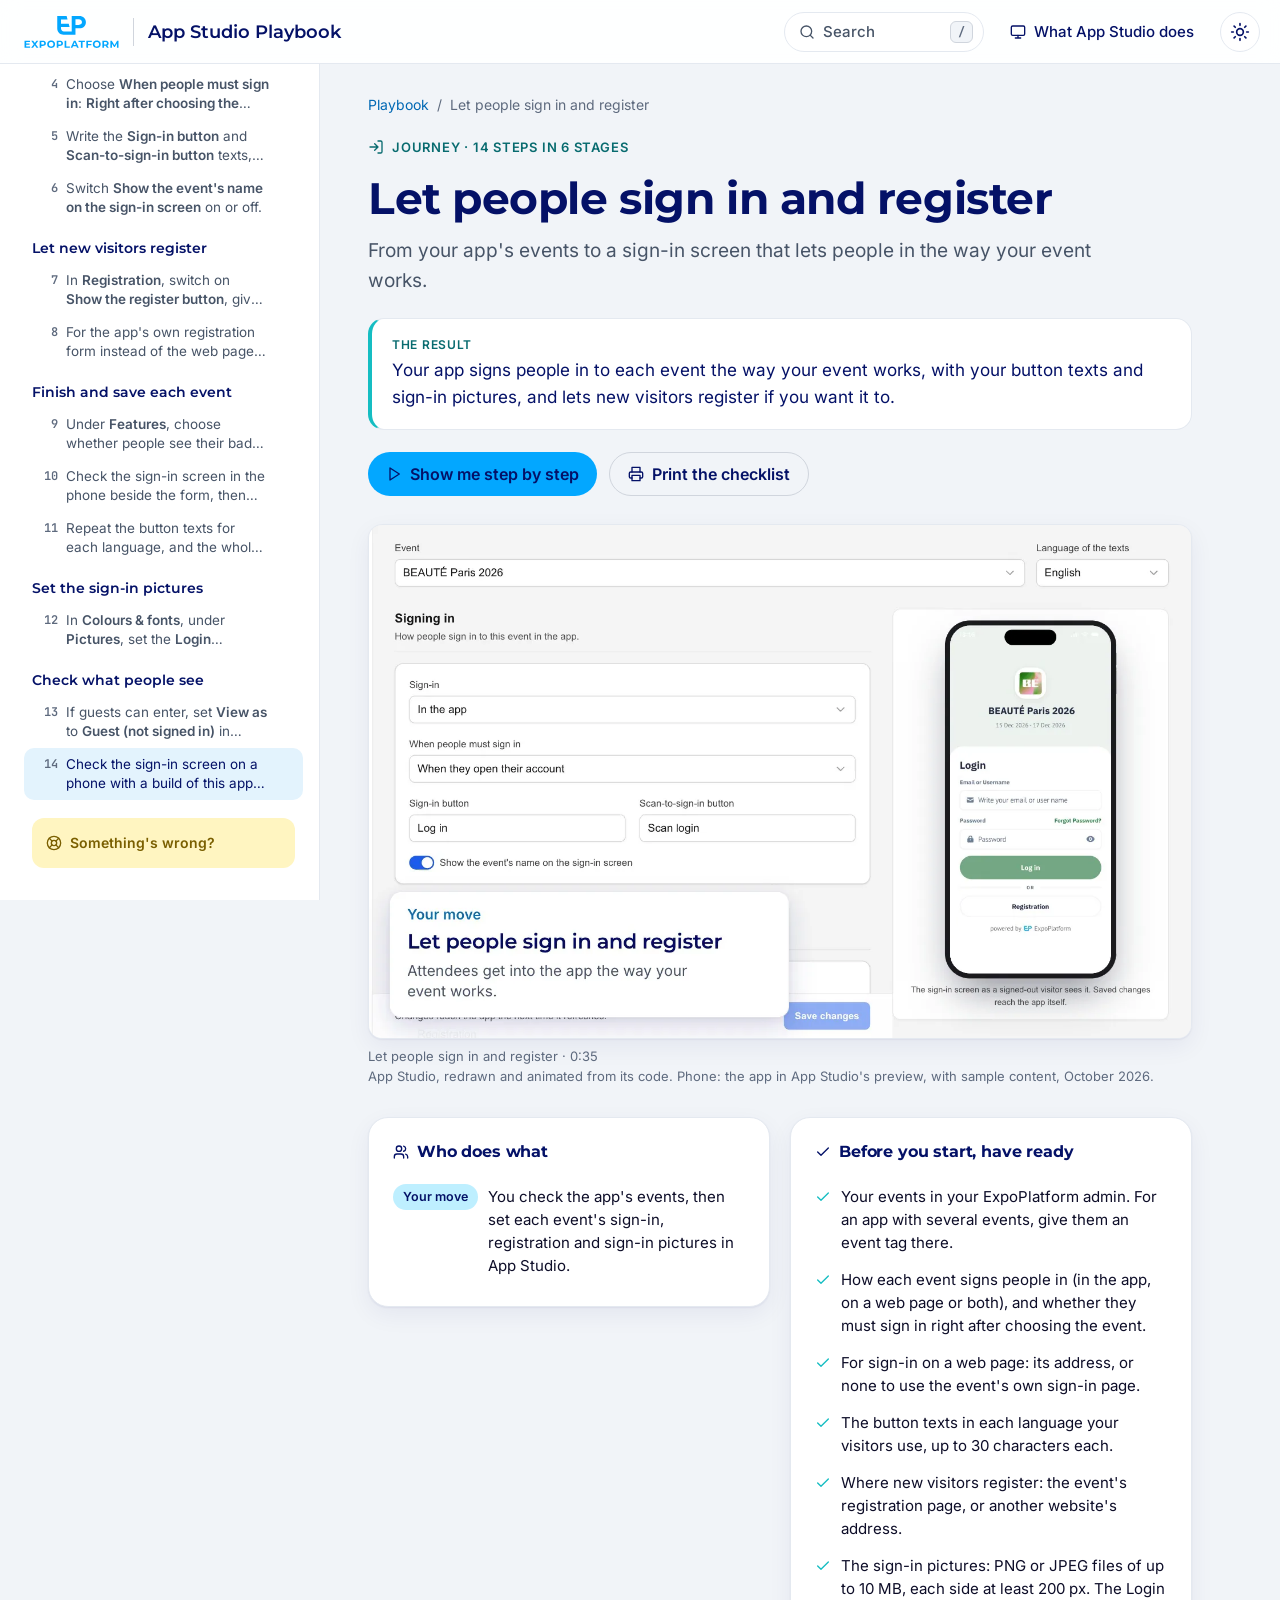
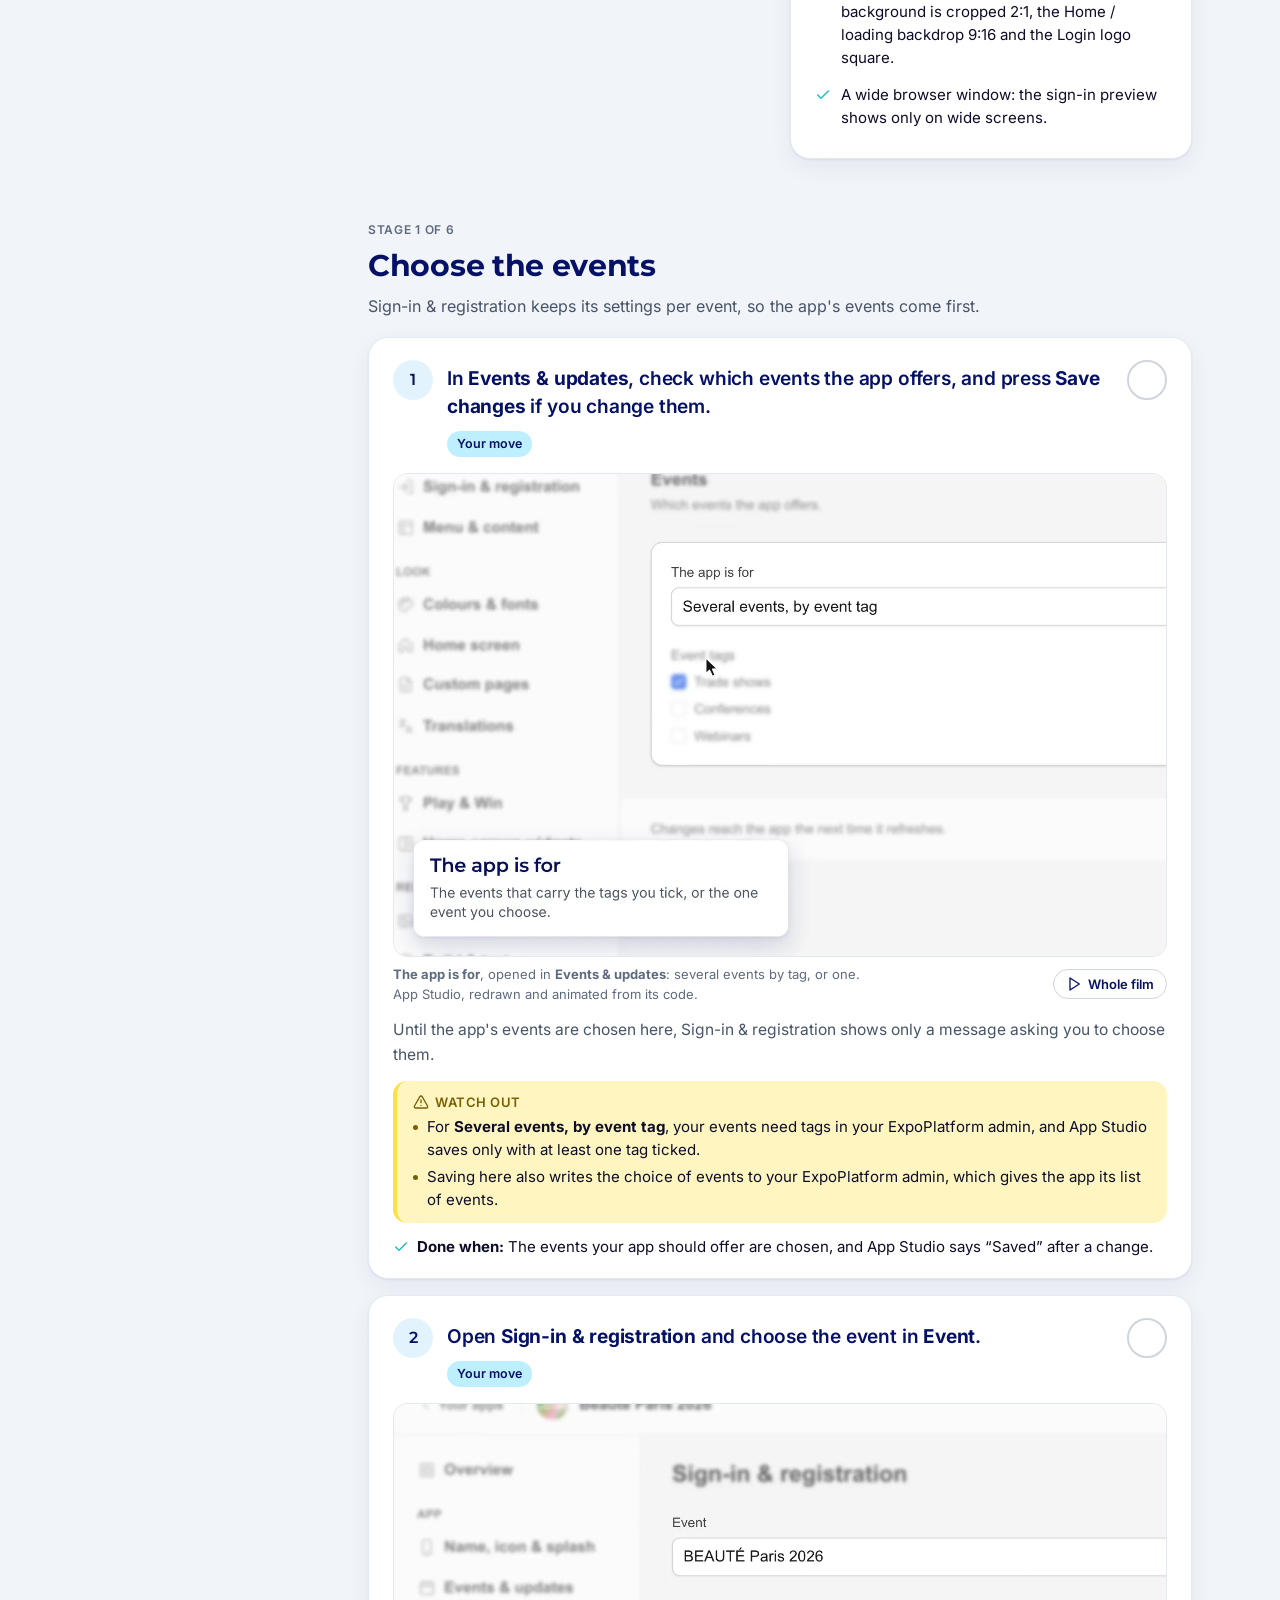
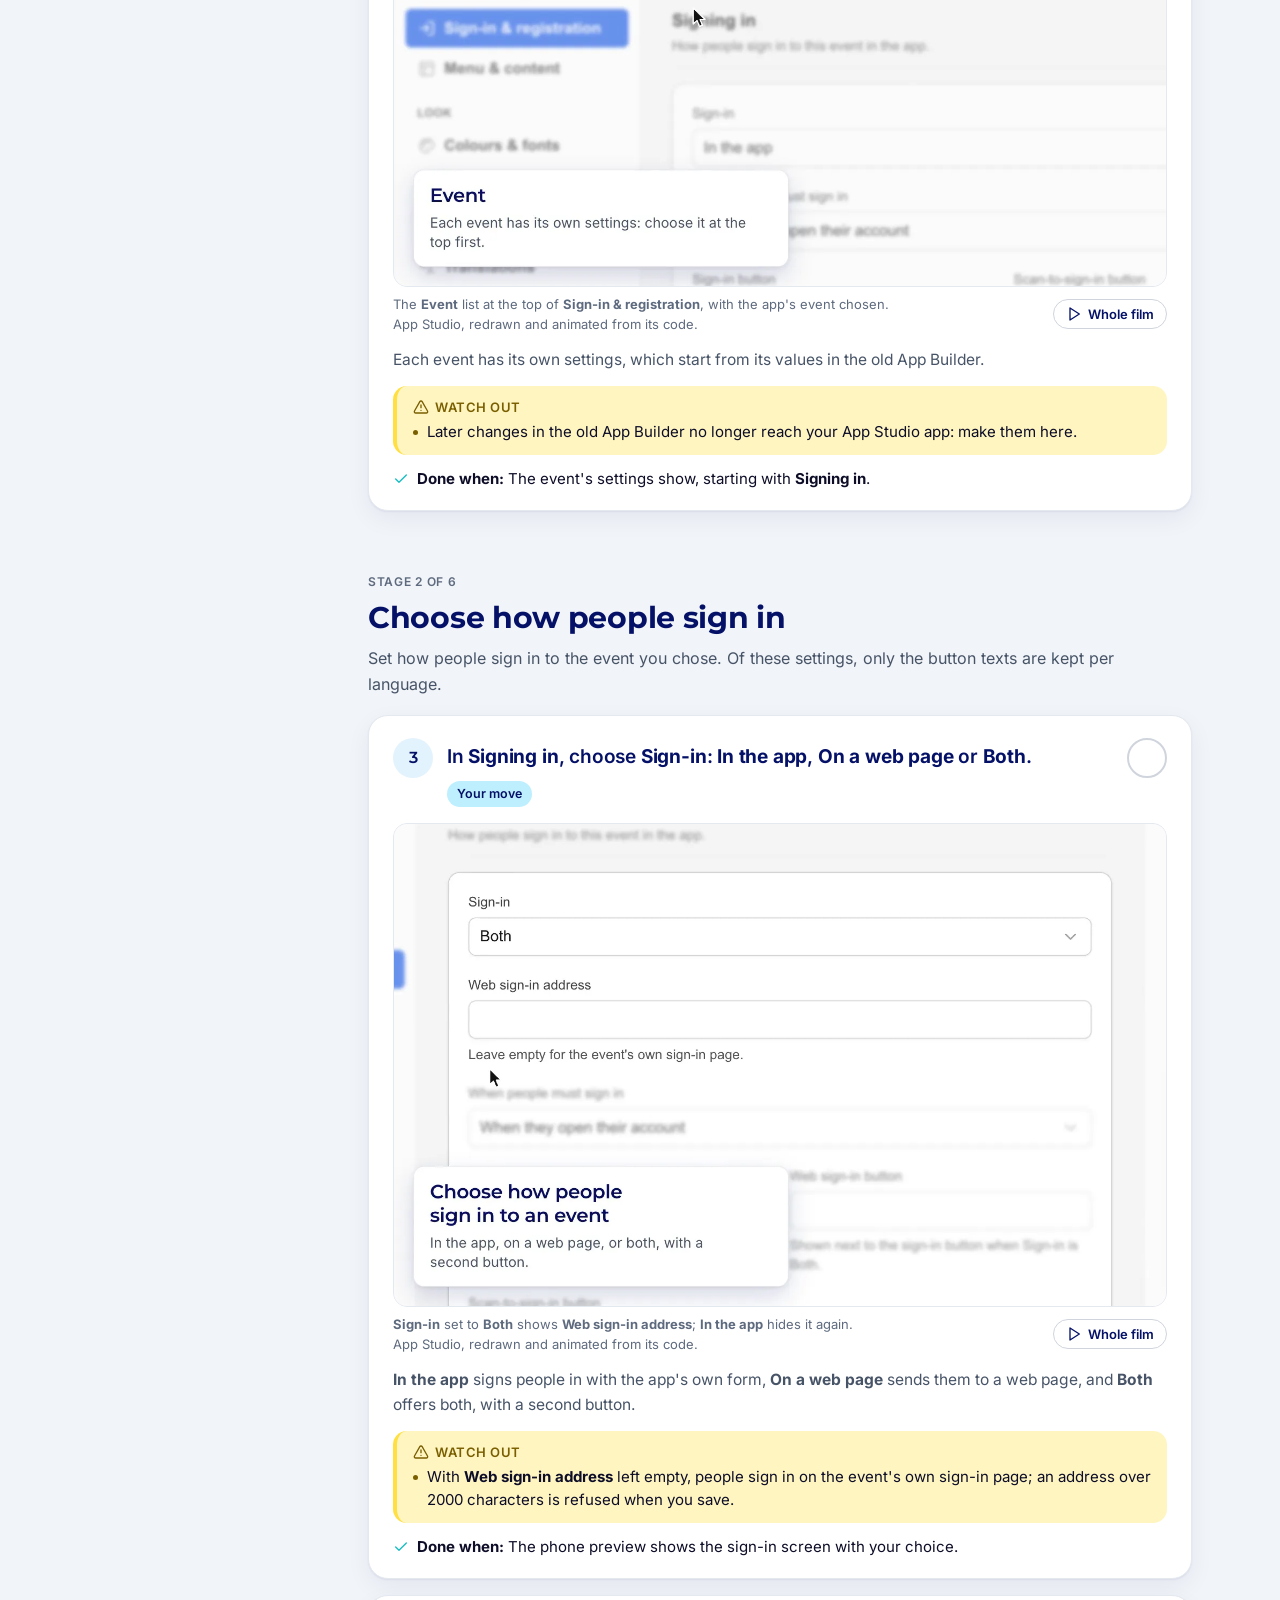
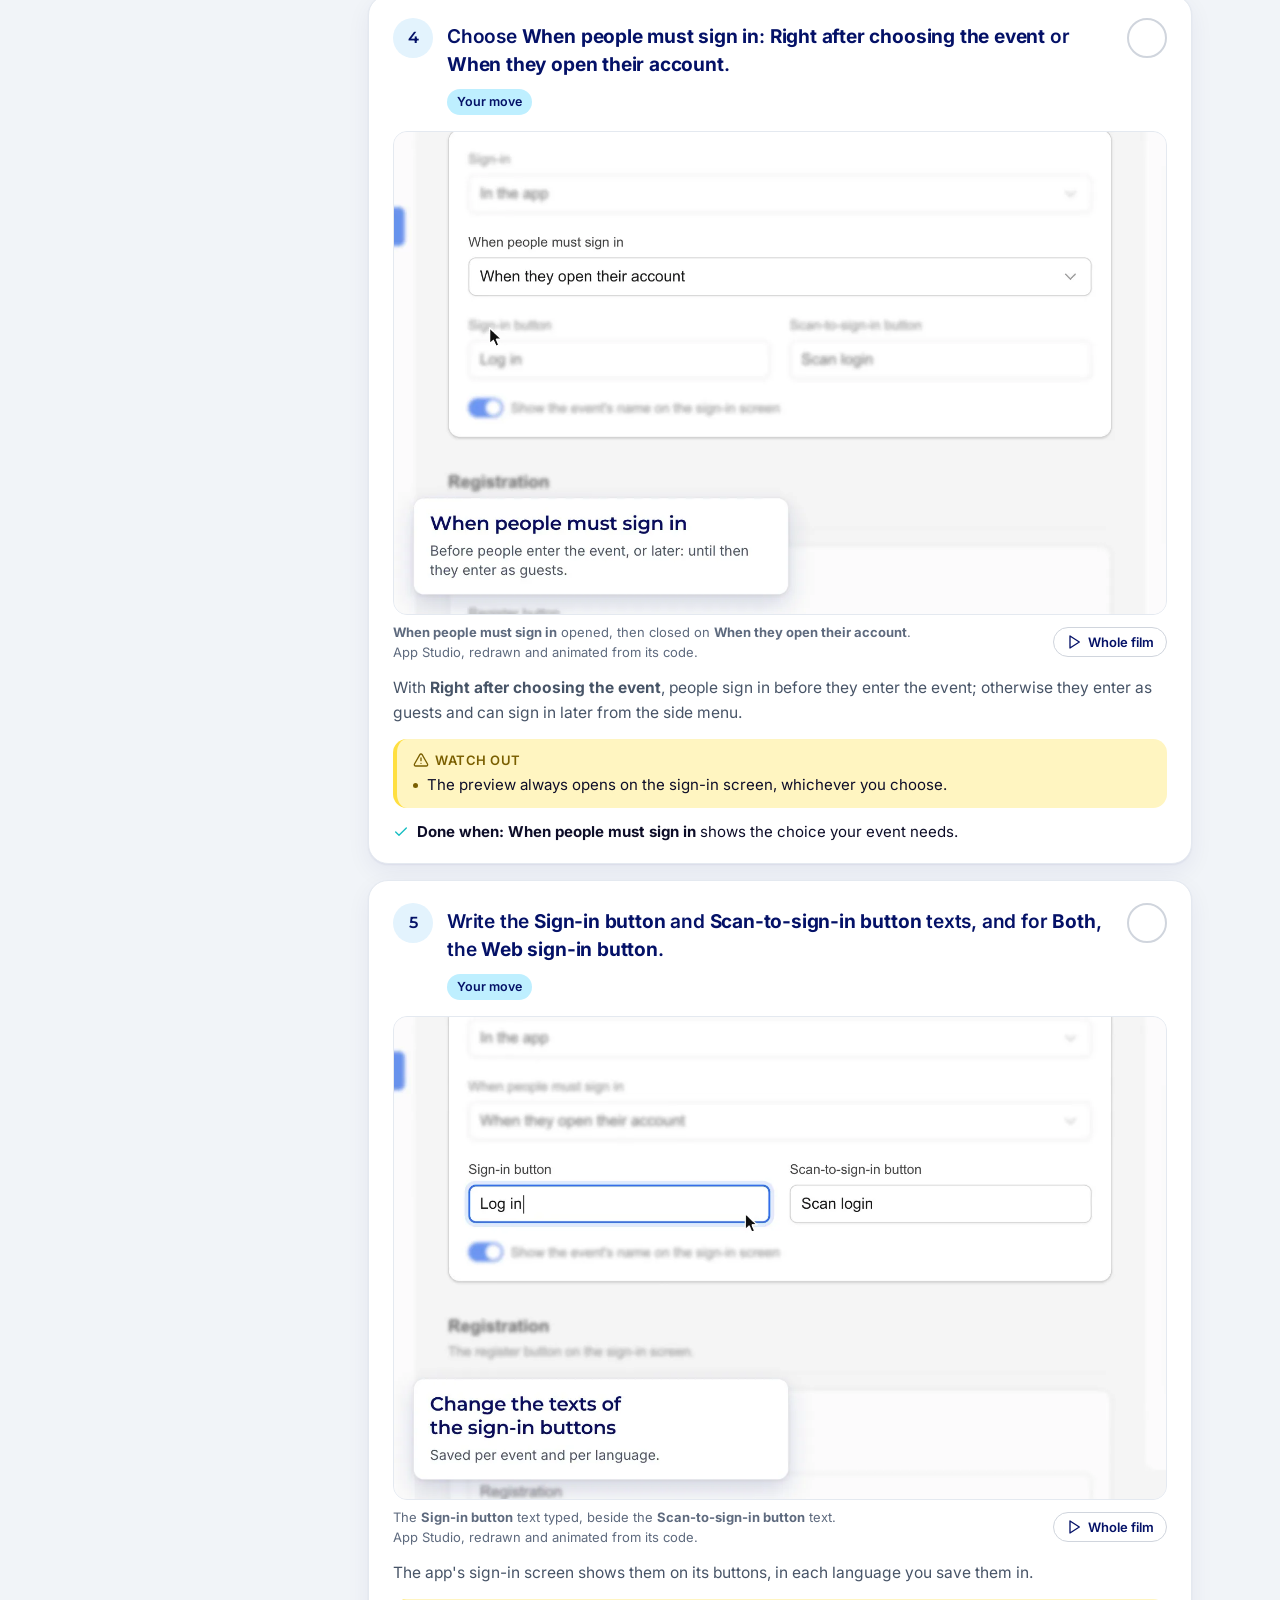
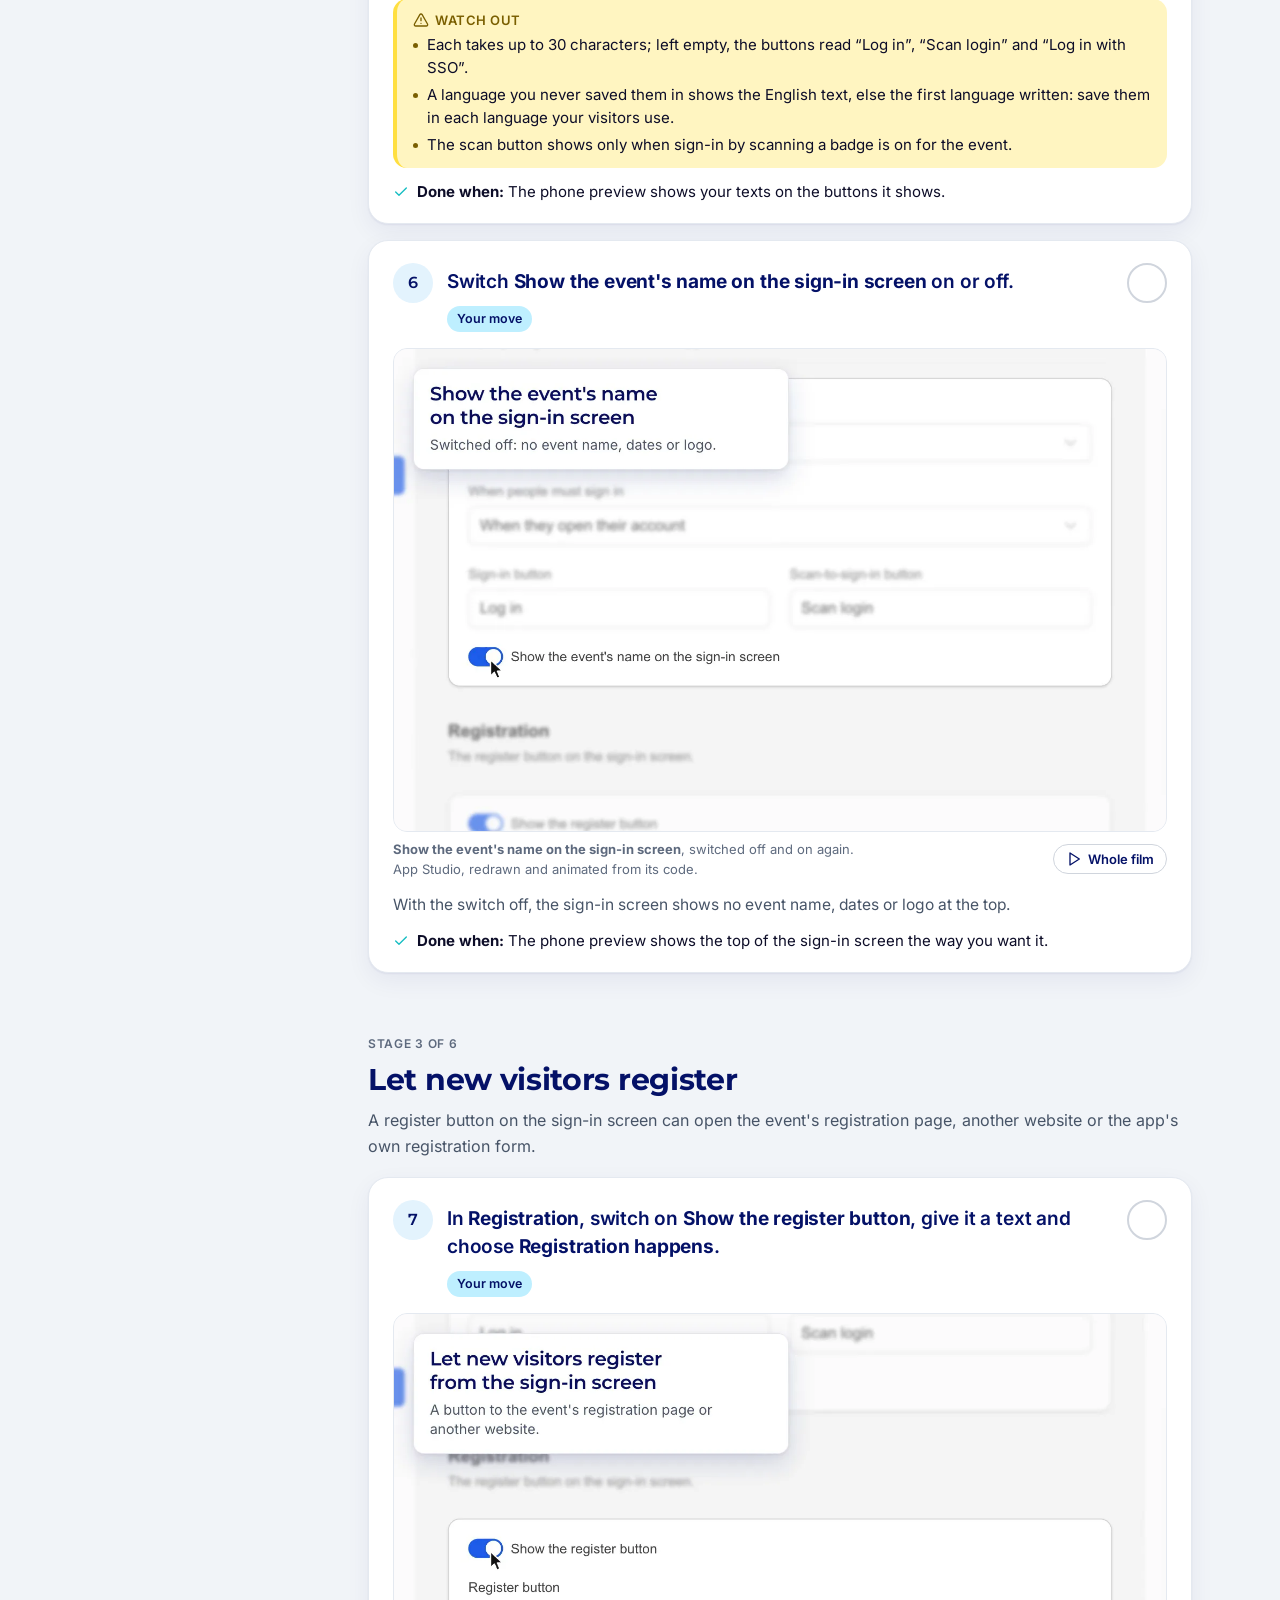
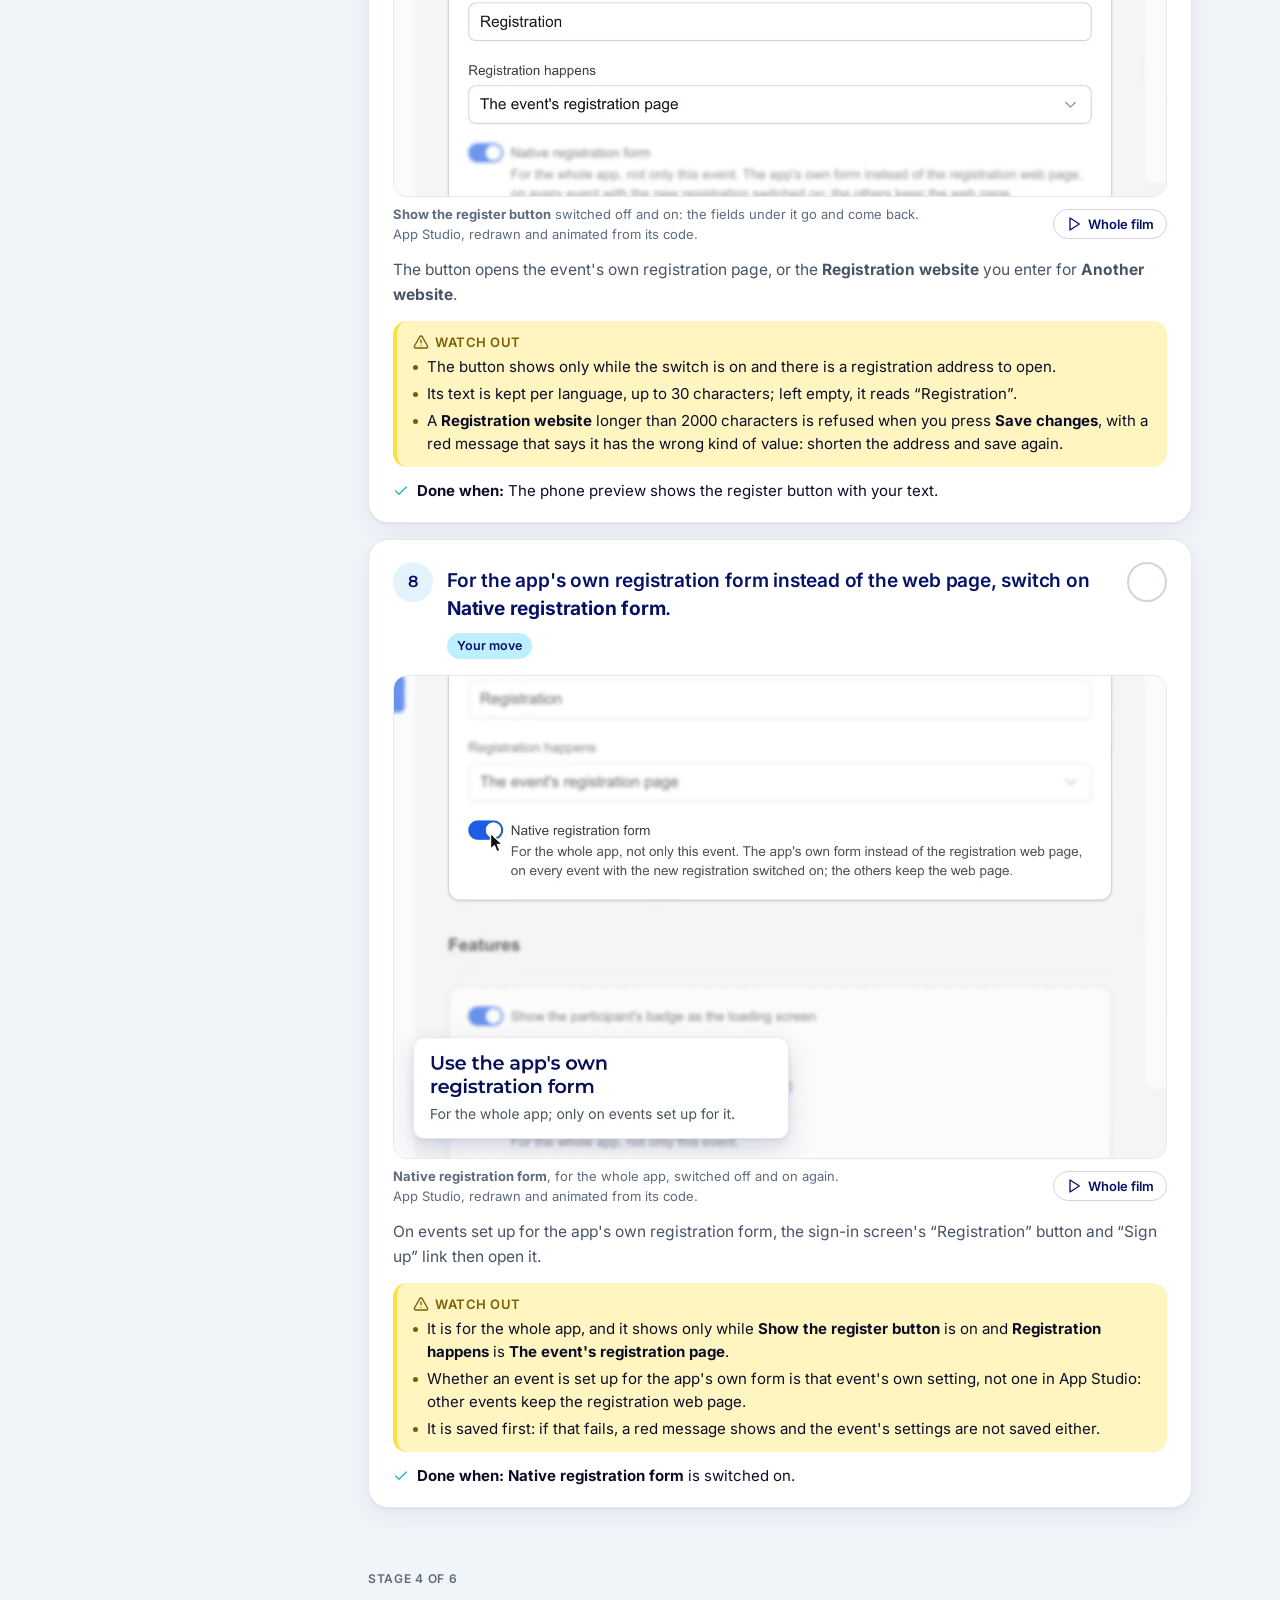
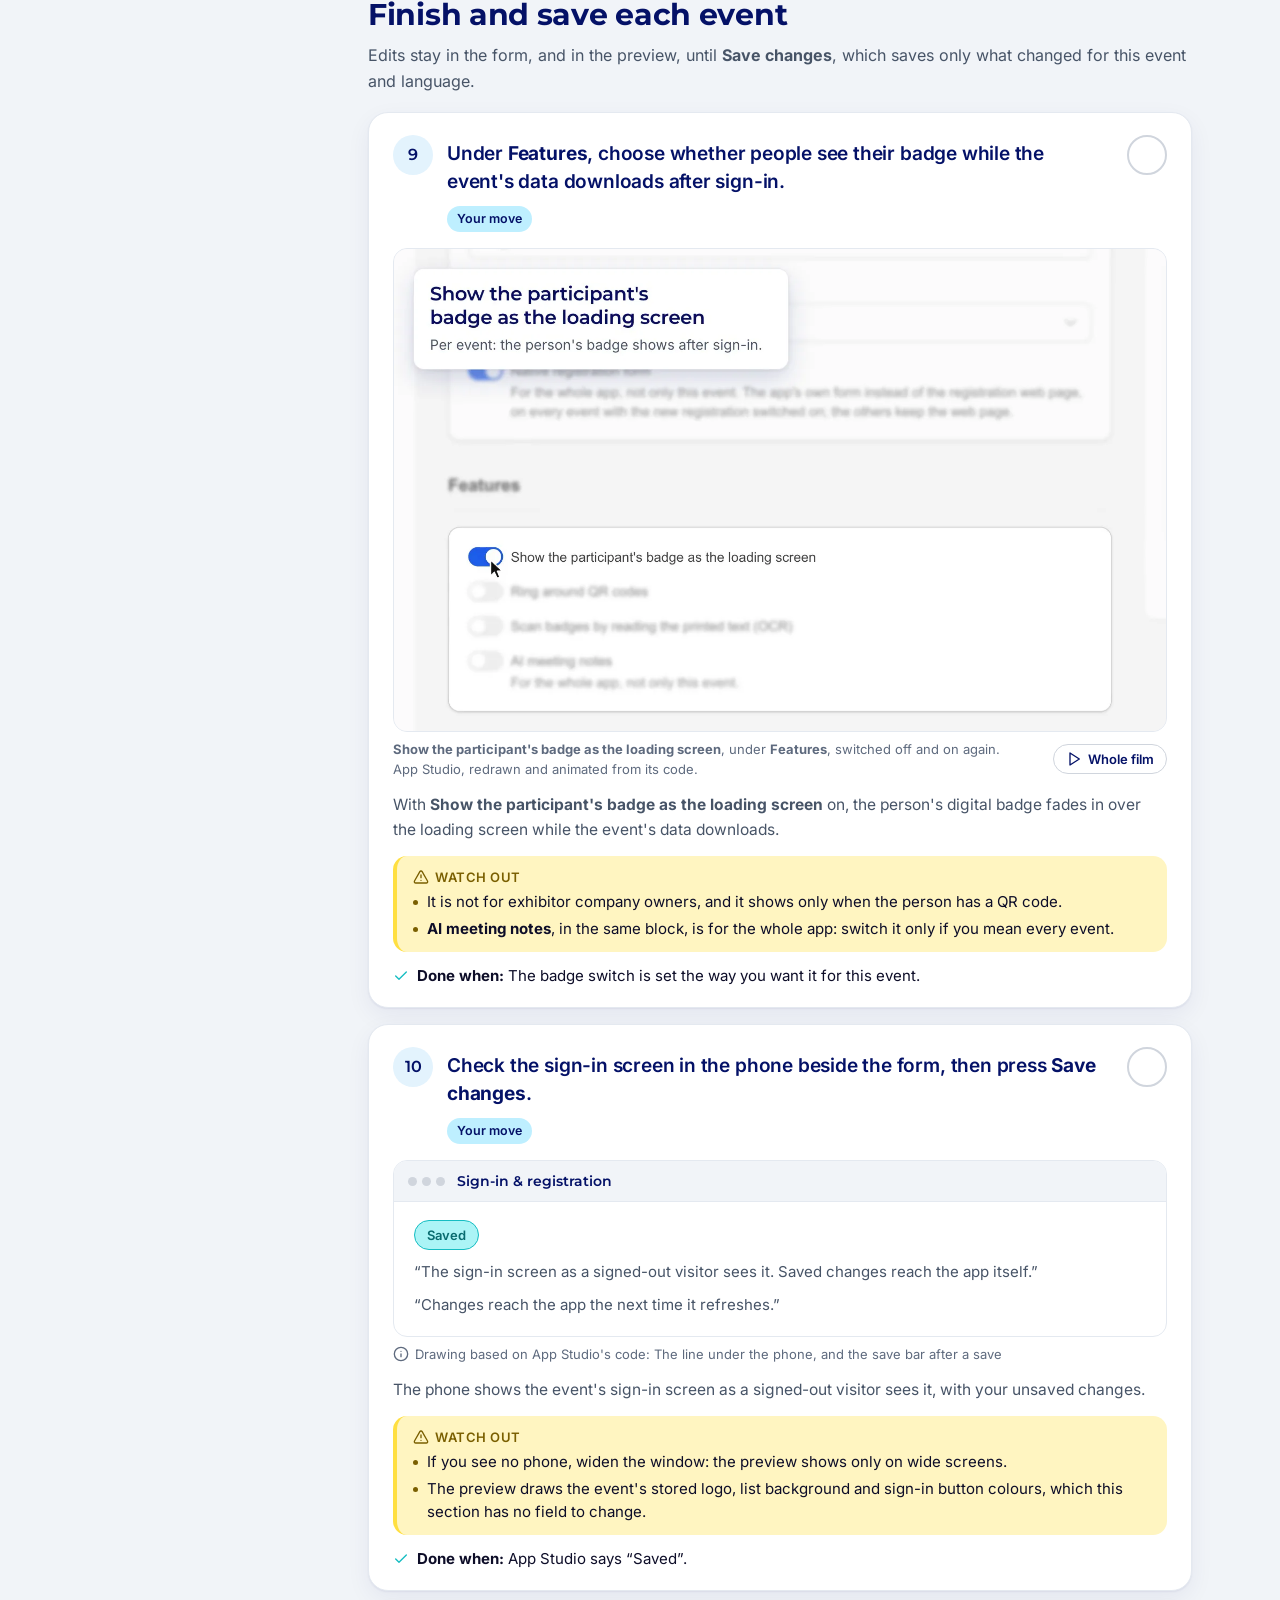
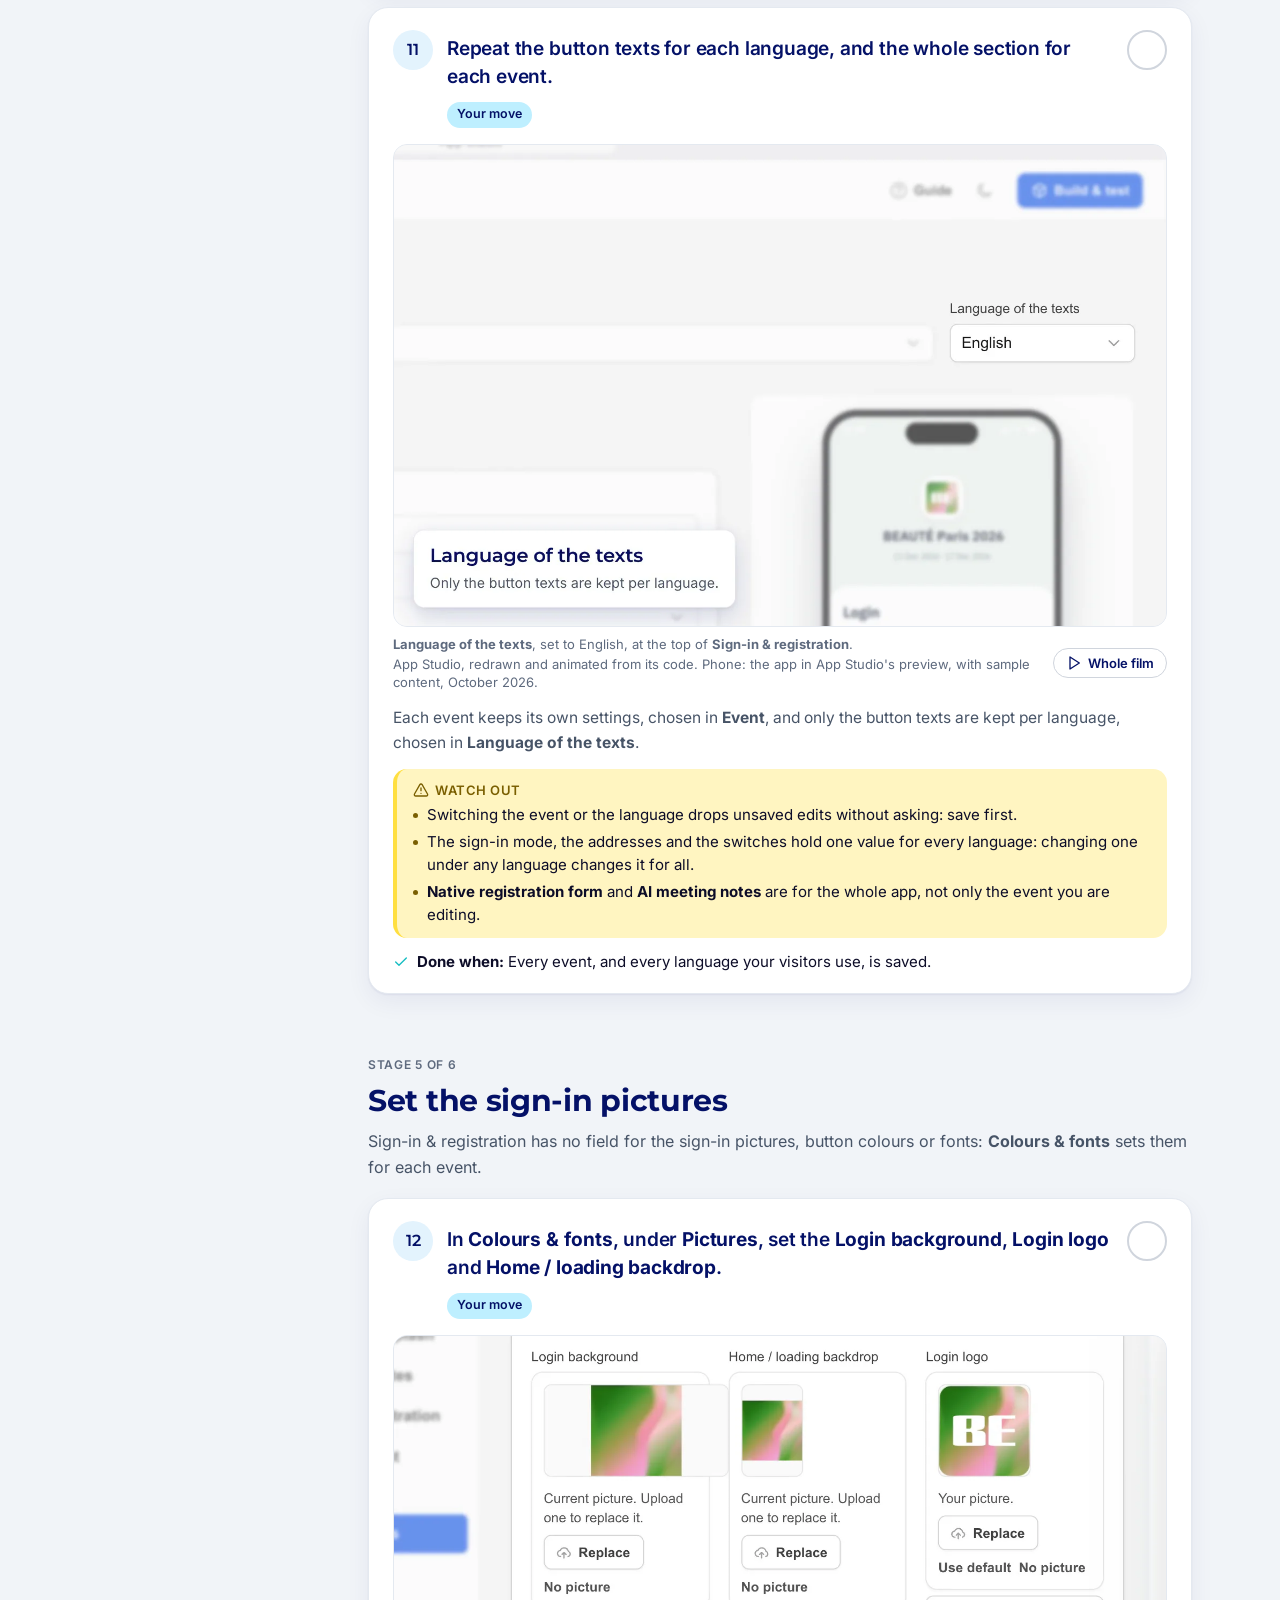
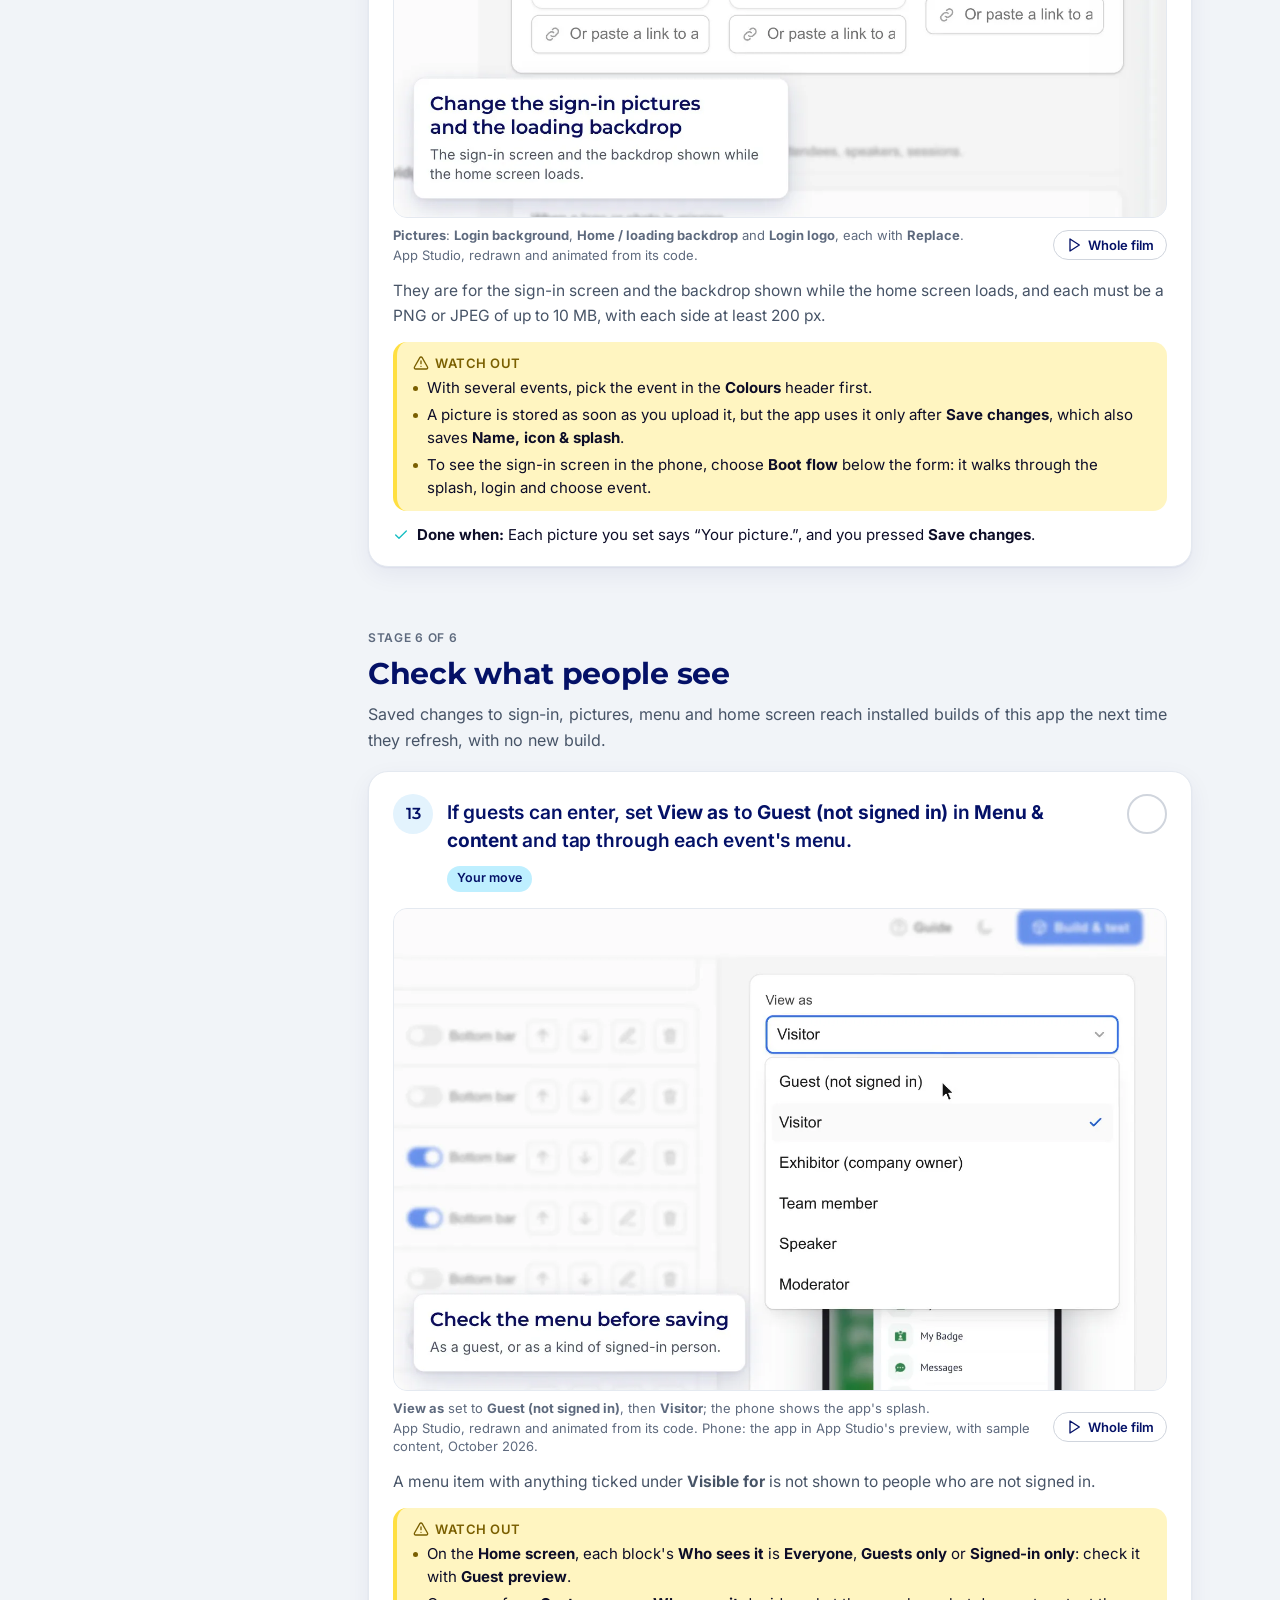
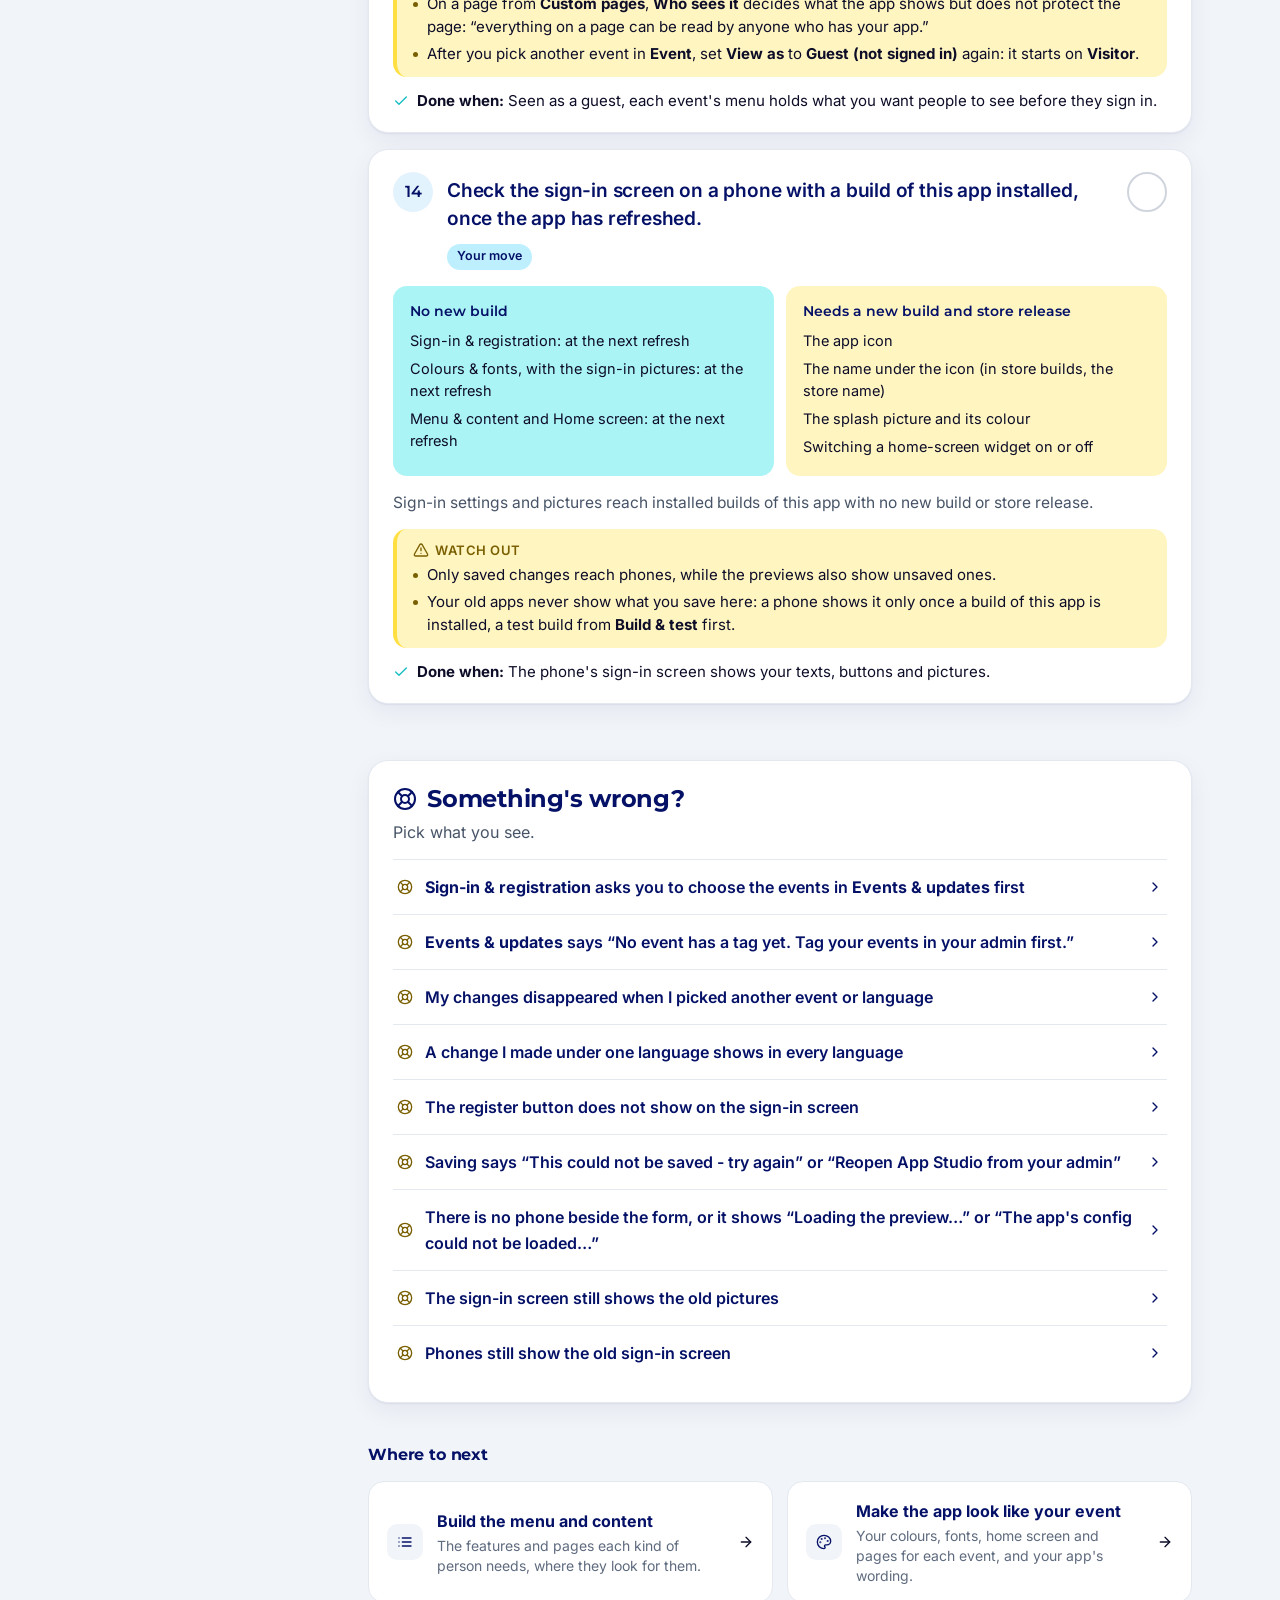
<file: sign-in/index.html>
<!doctype html><html lang="en"><head><meta charset="utf-8"><meta name="viewport" content="width=device-width, initial-scale=1"><meta name="robots" content="noindex, nofollow"><title>Let people sign in and register · App Studio Playbook</title><meta name="description" content="From your app's events to a sign-in screen that lets people in the way your event works."><link rel="icon" href="../assets/favicon.svg" type="image/svg+xml"><link rel="stylesheet" href="../assets/fonts.css"><link rel="stylesheet" href="../assets/playbook.css"><script>try{var t=localStorage.getItem('pb-theme');if(t)document.documentElement.setAttribute('data-theme',t)}catch(e){}</script></head><body class="pb-journey-page" data-journey="sign-in" data-steps="14" data-up="../"><a class="skip" href="#main">Skip to content</a><header class="pb-top"><a class="pb-brand" href="../index.html" aria-label="App Studio Playbook home"><span class="logo"><svg width="142" height="48" viewBox="0 0 142 48" fill="none" xmlns="http://www.w3.org/2000/svg">
<path fill-rule="evenodd" clip-rule="evenodd" d="M63.9588 0.00012207H49.864V18.9085C49.864 24.0756 54.0527 28.2643 59.2198 28.2643H77.2219V18.4091H82.8423C86.0634 18.4091 88.1625 17.6075 90.0354 15.9939C91.9237 14.367 92.8541 11.8208 92.8541 9.20461C92.8541 6.58753 91.9232 4.08429 90.0361 2.45803C88.1635 0.816192 86.064 0.00012207 82.8423 0.00012207H71.5734V23.1219H59.8349C57.445 23.1219 55.5077 21.1845 55.5077 18.7946V16.5139H68.4243L67.0709 11.5821H55.5077V5.14251L65.324 5.14251L63.9588 0.00012207ZM86.9465 9.20461C86.9465 10.3694 86.5332 11.3985 85.7176 12.1382C84.9004 12.8794 83.656 13.3509 81.9578 13.3509H77.2219V5.05828H81.9578C83.656 5.05828 84.9004 5.52981 85.7176 6.271C86.5332 7.01073 86.9465 8.03977 86.9465 9.20461Z" fill="#03A7FF"/>
<path d="M9.18131 45.8031V47.8142H0.796875V36.9856H8.98021V38.9966H3.28746V41.3479H8.31503V43.2971H3.28746V45.8031H9.18131Z" fill="#03A7FF"/>
<path d="M18.7521 47.8142L16.1377 44.0551L13.5698 47.8142H10.6925L14.6991 42.307L10.8936 36.9856H13.74L16.2305 40.4971L18.6747 36.9856H21.3819L17.6073 42.2142L21.6449 47.8142H18.7521Z" fill="#03A7FF"/>
<path d="M28.1734 36.9856C29.1325 36.9856 29.9627 37.1454 30.664 37.4651C31.3756 37.7848 31.9222 38.2386 32.3038 38.8264C32.6854 39.4143 32.8762 40.1104 32.8762 40.9148C32.8762 41.7089 32.6854 42.405 32.3038 43.0032C31.9222 43.591 31.3756 44.0448 30.664 44.3645C29.9627 44.6739 29.1325 44.8286 28.1734 44.8286H25.9923V47.8142H23.4862V36.9856H28.1734ZM28.0342 42.7866C28.7871 42.7866 29.3594 42.6268 29.7513 42.307C30.1432 41.977 30.3392 41.513 30.3392 40.9148C30.3392 40.3063 30.1432 39.8423 29.7513 39.5225C29.3594 39.1925 28.7871 39.0275 28.0342 39.0275H25.9923V42.7866H28.0342Z" fill="#03A7FF"/>
<path d="M40.6793 47.9998C39.5552 47.9998 38.5393 47.7575 37.6318 47.2727C36.7346 46.788 36.0281 46.1228 35.5125 45.2772C35.0072 44.4212 34.7545 43.4621 34.7545 42.3999C34.7545 41.3376 35.0072 40.3837 35.5125 39.538C36.0281 38.682 36.7346 38.0117 37.6318 37.527C38.5393 37.0423 39.5552 36.7999 40.6793 36.7999C41.8034 36.7999 42.8141 37.0423 43.7113 37.527C44.6085 38.0117 45.315 38.682 45.8306 39.538C46.3463 40.3837 46.6041 41.3376 46.6041 42.3999C46.6041 43.4621 46.3463 44.4212 45.8306 45.2772C45.315 46.1228 44.6085 46.788 43.7113 47.2727C42.8141 47.7575 41.8034 47.9998 40.6793 47.9998ZM40.6793 45.865C41.3187 45.865 41.8962 45.7206 42.4119 45.4319C42.9275 45.1328 43.3297 44.7203 43.6185 44.1943C43.9176 43.6684 44.0671 43.0702 44.0671 42.3999C44.0671 41.7295 43.9176 41.1314 43.6185 40.6054C43.3297 40.0794 42.9275 39.6721 42.4119 39.3833C41.8962 39.0842 41.3187 38.9347 40.6793 38.9347C40.0399 38.9347 39.4624 39.0842 38.9467 39.3833C38.4311 39.6721 38.0237 40.0794 37.7246 40.6054C37.4359 41.1314 37.2915 41.7295 37.2915 42.3999C37.2915 43.0702 37.4359 43.6684 37.7246 44.1943C38.0237 44.7203 38.4311 45.1328 38.9467 45.4319C39.4624 45.7206 40.0399 45.865 40.6793 45.865Z" fill="#03A7FF"/>
<path d="M53.7935 36.9856C54.7526 36.9856 55.5828 37.1454 56.2841 37.4651C56.9957 37.7848 57.5423 38.2386 57.9238 38.8264C58.3054 39.4143 58.4962 40.1104 58.4962 40.9148C58.4962 41.7089 58.3054 42.405 57.9238 43.0032C57.5423 43.591 56.9957 44.0448 56.2841 44.3645C55.5828 44.6739 54.7526 44.8286 53.7935 44.8286H51.6123V47.8142H49.1063V36.9856H53.7935ZM53.6543 42.7866C54.4071 42.7866 54.9795 42.6268 55.3714 42.307C55.7633 41.977 55.9592 41.513 55.9592 40.9148C55.9592 40.3063 55.7633 39.8423 55.3714 39.5225C54.9795 39.1925 54.4071 39.0275 53.6543 39.0275H51.6123V42.7866H53.6543Z" fill="#03A7FF"/>
<path d="M60.9041 36.9856H63.4102V45.7722H68.84V47.8142H60.9041V36.9856Z" fill="#03A7FF"/>
<path d="M78.5644 45.4938H73.5369L72.5778 47.8142H70.0098L74.8363 36.9856H77.3114L82.1533 47.8142H79.5235L78.5644 45.4938ZM77.7755 43.591L76.0584 39.4452L74.3413 43.591H77.7755Z" fill="#03A7FF"/>
<path d="M85.3531 39.0275H81.888V36.9856H91.3243V39.0275H87.8592V47.8142H85.3531V39.0275Z" fill="#03A7FF"/>
<path d="M96.0392 38.9966V41.8584H101.051V43.8695H96.0392V47.8142H93.5332V36.9856H101.717V38.9966H96.0392Z" fill="#03A7FF"/>
<path d="M109.17 47.9998C108.046 47.9998 107.03 47.7575 106.123 47.2727C105.226 46.788 104.519 46.1228 104.003 45.2772C103.498 44.4212 103.245 43.4621 103.245 42.3999C103.245 41.3376 103.498 40.3837 104.003 39.538C104.519 38.682 105.226 38.0117 106.123 37.527C107.03 37.0423 108.046 36.7999 109.17 36.7999C110.294 36.7999 111.305 37.0423 112.202 37.527C113.099 38.0117 113.806 38.682 114.322 39.538C114.837 40.3837 115.095 41.3376 115.095 42.3999C115.095 43.4621 114.837 44.4212 114.322 45.2772C113.806 46.1228 113.099 46.788 112.202 47.2727C111.305 47.7575 110.294 47.9998 109.17 47.9998ZM109.17 45.865C109.81 45.865 110.387 45.7206 110.903 45.4319C111.418 45.1328 111.821 44.7203 112.109 44.1943C112.409 43.6684 112.558 43.0702 112.558 42.3999C112.558 41.7295 112.409 41.1314 112.109 40.6054C111.821 40.0794 111.418 39.6721 110.903 39.3833C110.387 39.0842 109.81 38.9347 109.17 38.9347C108.531 38.9347 107.953 39.0842 107.438 39.3833C106.922 39.6721 106.515 40.0794 106.216 40.6054C105.927 41.1314 105.782 41.7295 105.782 42.3999C105.782 43.0702 105.927 43.6684 106.216 44.1943C106.515 44.7203 106.922 45.1328 107.438 45.4319C107.953 45.7206 108.531 45.865 109.17 45.865Z" fill="#03A7FF"/>
<path d="M124.497 47.8142L122.408 44.7976H120.103V47.8142H117.597V36.9856H122.284C123.244 36.9856 124.074 37.1454 124.775 37.4651C125.487 37.7848 126.033 38.2386 126.415 38.8264C126.796 39.4143 126.987 40.1104 126.987 40.9148C126.987 41.7192 126.791 42.4153 126.399 43.0032C126.018 43.5807 125.471 44.0242 124.76 44.3335L127.188 47.8142H124.497ZM124.45 40.9148C124.45 40.3063 124.254 39.8423 123.862 39.5225C123.47 39.1925 122.898 39.0275 122.145 39.0275H120.103V42.8021H122.145C122.898 42.8021 123.47 42.6371 123.862 42.307C124.254 41.977 124.45 41.513 124.45 40.9148Z" fill="#03A7FF"/>
<path d="M139.446 47.8142L139.43 41.317L136.243 46.6694H135.114L131.943 41.4562V47.8142H129.591V36.9856H131.664L135.717 43.7148L139.708 36.9856H141.766L141.797 47.8142H139.446Z" fill="#03A7FF"/>
</svg>
</span><span class="divider"></span><span class="product">App Studio Playbook</span></a><span class="pb-flex"></span><button class="pb-search-btn" type="button" data-search aria-label="Search the playbook"><svg class="i s16" viewBox="0 0 24 24" aria-hidden="true"><circle cx="11" cy="11" r="8"/><path d="m21 21-4.3-4.3"/></svg><span>Search</span><kbd>/</kbd></button><a class="pb-toplink pb-studio-link" href="../app-studio/index.html"><svg class="i s16" viewBox="0 0 24 24" aria-hidden="true"><rect width="20" height="14" x="2" y="3" rx="2"/><path d="M8 21h8M12 17v4"/></svg><span>What App Studio does</span></a><button class="pb-theme" type="button" aria-label="Switch between light and dark"><svg class="i sun" viewBox="0 0 24 24" aria-hidden="true"><circle cx="12" cy="12" r="4"/><path d="M12 2v2M12 20v2M4.93 4.93l1.41 1.41M17.66 17.66l1.41 1.41M2 12h2M20 12h2M6.34 17.66l-1.41 1.41M19.07 4.93l-1.41 1.41"/></svg><svg class="i moon" viewBox="0 0 24 24" aria-hidden="true"><path d="M12 3a6 6 0 0 0 9 9 9 9 0 1 1-9-9Z"/></svg></button></header><div class="pb-journey"><aside class="pb-outline" aria-label="Steps"><div class="ol-progress"><span class="ol-pc">0 of 14 steps done</span><span class="ol-bar"><span></span></span></div><ol class="ol-stages"><li class="ol-stage"><a href="#stage-events">Choose the events</a><ol><li><a href="#step-events" data-step="events"><span class="ol-n">1</span><span class="ol-t">In <strong>Events &amp; updates</strong>, check which events the app offers, and press <strong>Save changes</strong> if you change them.</span><span class="ol-c"><svg class="i s16" viewBox="0 0 24 24" aria-hidden="true"><path d="M20 6 9 17l-5-5"/></svg></span></a></li><li><a href="#step-open" data-step="open"><span class="ol-n">2</span><span class="ol-t">Open <strong>Sign-in &amp; registration</strong> and choose the event in <strong>Event</strong>.</span><span class="ol-c"><svg class="i s16" viewBox="0 0 24 24" aria-hidden="true"><path d="M20 6 9 17l-5-5"/></svg></span></a></li></ol></li><li class="ol-stage"><a href="#stage-signin">Choose how people sign in</a><ol><li><a href="#step-mode" data-step="mode"><span class="ol-n">3</span><span class="ol-t">In <strong>Signing in</strong>, choose <strong>Sign-in</strong>: <strong>In the app</strong>, <strong>On a web page</strong> or <strong>Both</strong>.</span><span class="ol-c"><svg class="i s16" viewBox="0 0 24 24" aria-hidden="true"><path d="M20 6 9 17l-5-5"/></svg></span></a></li><li><a href="#step-when" data-step="when"><span class="ol-n">4</span><span class="ol-t">Choose <strong>When people must sign in</strong>: <strong>Right after choosing the event</strong> or <strong>When they open their account</strong>.</span><span class="ol-c"><svg class="i s16" viewBox="0 0 24 24" aria-hidden="true"><path d="M20 6 9 17l-5-5"/></svg></span></a></li><li><a href="#step-texts" data-step="texts"><span class="ol-n">5</span><span class="ol-t">Write the <strong>Sign-in button</strong> and <strong>Scan-to-sign-in button</strong> texts, and for <strong>Both</strong>, the <strong>Web sign-in button</strong>.</span><span class="ol-c"><svg class="i s16" viewBox="0 0 24 24" aria-hidden="true"><path d="M20 6 9 17l-5-5"/></svg></span></a></li><li><a href="#step-name" data-step="name"><span class="ol-n">6</span><span class="ol-t">Switch <strong>Show the event's name on the sign-in screen</strong> on or off.</span><span class="ol-c"><svg class="i s16" viewBox="0 0 24 24" aria-hidden="true"><path d="M20 6 9 17l-5-5"/></svg></span></a></li></ol></li><li class="ol-stage"><a href="#stage-register">Let new visitors register</a><ol><li><a href="#step-register" data-step="register"><span class="ol-n">7</span><span class="ol-t">In <strong>Registration</strong>, switch on <strong>Show the register button</strong>, give it a text and choose <strong>Registration happens</strong>.</span><span class="ol-c"><svg class="i s16" viewBox="0 0 24 24" aria-hidden="true"><path d="M20 6 9 17l-5-5"/></svg></span></a></li><li><a href="#step-native" data-step="native"><span class="ol-n">8</span><span class="ol-t">For the app's own registration form instead of the web page, switch on <strong>Native registration form</strong>.</span><span class="ol-c"><svg class="i s16" viewBox="0 0 24 24" aria-hidden="true"><path d="M20 6 9 17l-5-5"/></svg></span></a></li></ol></li><li class="ol-stage"><a href="#stage-save">Finish and save each event</a><ol><li><a href="#step-badge" data-step="badge"><span class="ol-n">9</span><span class="ol-t">Under <strong>Features</strong>, choose whether people see their badge while the event's data downloads after sign-in.</span><span class="ol-c"><svg class="i s16" viewBox="0 0 24 24" aria-hidden="true"><path d="M20 6 9 17l-5-5"/></svg></span></a></li><li><a href="#step-preview" data-step="preview"><span class="ol-n">10</span><span class="ol-t">Check the sign-in screen in the phone beside the form, then press <strong>Save changes</strong>.</span><span class="ol-c"><svg class="i s16" viewBox="0 0 24 24" aria-hidden="true"><path d="M20 6 9 17l-5-5"/></svg></span></a></li><li><a href="#step-repeat" data-step="repeat"><span class="ol-n">11</span><span class="ol-t">Repeat the button texts for each language, and the whole section for each event.</span><span class="ol-c"><svg class="i s16" viewBox="0 0 24 24" aria-hidden="true"><path d="M20 6 9 17l-5-5"/></svg></span></a></li></ol></li><li class="ol-stage"><a href="#stage-pictures">Set the sign-in pictures</a><ol><li><a href="#step-pictures" data-step="pictures"><span class="ol-n">12</span><span class="ol-t">In <strong>Colours &amp; fonts</strong>, under <strong>Pictures</strong>, set the <strong>Login background</strong>, <strong>Login logo</strong> and <strong>Home / loading backdrop</strong>.</span><span class="ol-c"><svg class="i s16" viewBox="0 0 24 24" aria-hidden="true"><path d="M20 6 9 17l-5-5"/></svg></span></a></li></ol></li><li class="ol-stage"><a href="#stage-check">Check what people see</a><ol><li><a href="#step-guests" data-step="guests"><span class="ol-n">13</span><span class="ol-t">If guests can enter, set <strong>View as</strong> to <strong>Guest (not signed in)</strong> in <strong>Menu &amp; content</strong> and tap through each event's menu.</span><span class="ol-c"><svg class="i s16" viewBox="0 0 24 24" aria-hidden="true"><path d="M20 6 9 17l-5-5"/></svg></span></a></li><li><a href="#step-phones" data-step="phones"><span class="ol-n">14</span><span class="ol-t">Check the sign-in screen on a phone with a build of this app installed, once the app has refreshed.</span><span class="ol-c"><svg class="i s16" viewBox="0 0 24 24" aria-hidden="true"><path d="M20 6 9 17l-5-5"/></svg></span></a></li></ol></li></ol><a class="ol-sym" href="#help"><svg class="i s16" viewBox="0 0 24 24" aria-hidden="true"><circle cx="12" cy="12" r="10"/><path d="m4.93 4.93 4.24 4.24M14.83 9.17l4.24-4.24M14.83 14.83l4.24 4.24M9.17 14.83l-4.24 4.24"/><circle cx="12" cy="12" r="4"/></svg> Something's wrong?</a></aside><main id="main" class="pb-main">
<nav class="crumbs" aria-label="Breadcrumb"><a href="../index.html">Playbook</a><span>/</span><span>Let people sign in and register</span></nav>
<header class="pb-jhead" id="top"><span class="eyebrow"><svg class="i s16" viewBox="0 0 24 24" aria-hidden="true"><path d="M15 3h4a2 2 0 0 1 2 2v14a2 2 0 0 1-2 2h-4"/><path d="m10 17 5-5-5-5M15 12H3"/></svg> Journey · 14 steps in 6 stages</span><h1>Let people sign in and register</h1><p class="lead">From your app's events to a sign-in screen that lets people in the way your event works.</p><div class="pb-outcome"><span class="oc-k">The result</span><p>Your app signs people in to each event the way your event works, with your button texts and sign-in pictures, and lets new visitors register if you want it to.</p></div><div class="pb-cta"><button class="btn-primary" type="button" data-play="0"><svg class="i s16" viewBox="0 0 24 24" aria-hidden="true"><polygon points="6 3 20 12 6 21 6 3"/></svg> Show me step by step</button><button class="btn-ghost" type="button" data-print><svg class="i s16" viewBox="0 0 24 24" aria-hidden="true"><path d="M6 9V2h12v7"/><path d="M6 18H4a2 2 0 0 1-2-2v-5a2 2 0 0 1 2-2h16a2 2 0 0 1 2 2v5a2 2 0 0 1-2 2h-2"/><rect x="6" y="14" width="12" height="8"/></svg> Print the checklist</button></div></header>
<div class="pb-film"><figure class="vis vis-film film-outcome" data-film="sign-in" data-name="Let people sign in and register" data-src-light="../films/sign-in-light.mp4" data-src-dark="../films/sign-in-dark.mp4"><div class="vis-frame film" style="aspect-ratio:1440 / 900"><img class="shot-light" src="../films/sign-in-light.webp" alt="" loading="lazy" width="1440" height="900"><img class="shot-dark" src="../films/sign-in-dark.webp" alt="" loading="lazy" width="1440" height="900"><video muted playsinline preload="none" width="1440" height="900" aria-label="Let people sign in and register"></video></div><figcaption><span class="film-cap"><span>Let people sign in and register · 0:35</span><span>App Studio, redrawn and animated from its code. Phone: the app in App Studio's preview, with sample content, October 2026.</span></span><span class="film-ctl"><button class="film-btn" type="button" aria-label="Play: Let people sign in and register" title="Play"><svg class="i s16 i-play" viewBox="0 0 24 24" aria-hidden="true"><polygon points="6 3 20 12 6 21 6 3"/></svg><svg class="i s16 i-pause" viewBox="0 0 24 24" aria-hidden="true"><rect x="6" y="5" width="4" height="14" rx="1"/><rect x="14" y="5" width="4" height="14" rx="1"/></svg></button></span></figcaption></figure></div>
<div class="pb-two"><section class="pb-card" id="who-sign-in"><h2 class="h-small"><svg class="i s16" viewBox="0 0 24 24" aria-hidden="true"><path d="M16 21v-2a4 4 0 0 0-4-4H6a4 4 0 0 0-4 4v2"/><circle cx="9" cy="7" r="4"/><path d="M22 21v-2a4 4 0 0 0-3-3.87M16 3.13a4 4 0 0 1 0 7.75"/></svg> Who does what</h2><ul class="pb-who"><li id="who-sign-in-you"><span class="owner own-you">Your move</span><span>You check the app's events, then set each event's sign-in, registration and sign-in pictures in App Studio.</span></li></ul></section><section class="pb-card" id="before-sign-in"><h2 class="h-small"><svg class="i s16" viewBox="0 0 24 24" aria-hidden="true"><path d="M20 6 9 17l-5-5"/></svg> Before you start, have ready</h2><ul class="pb-before"><li id="before-sign-in-events-expoplatform-admin"><svg class="i s16" viewBox="0 0 24 24" aria-hidden="true"><path d="M20 6 9 17l-5-5"/></svg><span>Your events in your ExpoPlatform admin. For an app with several events, give them an event tag there.</span></li><li id="before-sign-in-event-signs-people"><svg class="i s16" viewBox="0 0 24 24" aria-hidden="true"><path d="M20 6 9 17l-5-5"/></svg><span>How each event signs people in (in the app, on a web page or both), and whether they must sign in right after choosing the event.</span></li><li id="before-sign-in-sign-web-page"><svg class="i s16" viewBox="0 0 24 24" aria-hidden="true"><path d="M20 6 9 17l-5-5"/></svg><span>For sign-in on a web page: its address, or none to use the event's own sign-in page.</span></li><li id="before-sign-in-button-texts-language"><svg class="i s16" viewBox="0 0 24 24" aria-hidden="true"><path d="M20 6 9 17l-5-5"/></svg><span>The button texts in each language your visitors use, up to 30 characters each.</span></li><li id="before-sign-in-new-visitors-register"><svg class="i s16" viewBox="0 0 24 24" aria-hidden="true"><path d="M20 6 9 17l-5-5"/></svg><span>Where new visitors register: the event's registration page, or another website's address.</span></li><li id="before-sign-in-sign-pictures"><svg class="i s16" viewBox="0 0 24 24" aria-hidden="true"><path d="M20 6 9 17l-5-5"/></svg><span>The sign-in pictures: PNG or JPEG files of up to 10 MB, each side at least 200 px. The Login background is cropped 2:1, the Home / loading backdrop 9:16 and the Login logo square.</span></li><li id="before-sign-in-wide-browser-window"><svg class="i s16" viewBox="0 0 24 24" aria-hidden="true"><path d="M20 6 9 17l-5-5"/></svg><span>A wide browser window: the sign-in preview shows only on wide screens.</span></li></ul></section></div>

<section class="pb-stage" id="stage-events" aria-labelledby="h-events"><div class="stage-head"><span class="stage-k">Stage 1 of 6</span><h2 id="h-events">Choose the events</h2><p>Sign-in &amp; registration keeps its settings per event, so the app's events come first.</p></div><article class="pb-step" id="step-events" data-step="events" data-n="1"><div class="st-head"><span class="st-n">1</span><div class="st-title"><h3>In <strong>Events &amp; updates</strong>, check which events the app offers, and press <strong>Save changes</strong> if you change them.</h3><span class="owner own-you">Your move</span></div><label class="st-done"><input type="checkbox" data-done="events"><span><svg class="i s16" viewBox="0 0 24 24" aria-hidden="true"><path d="M20 6 9 17l-5-5"/></svg></span><span class="sr">Mark step 1 done</span></label></div><figure class="vis vis-film film-moment" data-film="app-general" data-name="The app is for, opened in Events &amp; updates: several events by tag, or one." data-start="7.35" data-end="14" data-loop="seamless" data-src-light="../films/app-general-light.mp4" data-src-dark="../films/app-general-dark.mp4"><div class="vis-frame film" style="aspect-ratio:1440 / 900"><img class="shot-light" src="../films/app-general-for-light.webp" alt="" loading="lazy" width="1440" height="900"><img class="shot-dark" src="../films/app-general-for-dark.webp" alt="" loading="lazy" width="1440" height="900"><video muted playsinline preload="none" width="1440" height="900" aria-label="The app is for, opened in Events &amp; updates: several events by tag, or one."></video></div><figcaption><span class="film-cap"><span><strong>The app is for</strong>, opened in <strong>Events &amp; updates</strong>: several events by tag, or one.</span><span>App Studio, redrawn and animated from its code.</span></span><span class="film-ctl"><button class="film-btn" type="button" aria-label="Play: The app is for, opened in Events &amp; updates: several events by tag, or one." title="Play"><svg class="i s16 i-play" viewBox="0 0 24 24" aria-hidden="true"><polygon points="6 3 20 12 6 21 6 3"/></svg><svg class="i s16 i-pause" viewBox="0 0 24 24" aria-hidden="true"><rect x="6" y="5" width="4" height="14" rx="1"/><rect x="14" y="5" width="4" height="14" rx="1"/></svg></button><a class="vis-link" href="../app-studio/index.html#film-sign-in-app-general"><svg class="i s16" viewBox="0 0 24 24" aria-hidden="true"><polygon points="6 3 20 12 6 21 6 3"/></svg><span>Whole film</span></a></span></figcaption></figure><p class="st-why">Until the app's events are chosen here, Sign-in &amp; registration shows only a message asking you to choose them.</p><div class="st-watch"><span class="st-watch-h"><svg class="i s16" viewBox="0 0 24 24" aria-hidden="true"><path d="m21.73 18-8-14a2 2 0 0 0-3.48 0l-8 14A2 2 0 0 0 4 21h16a2 2 0 0 0 1.73-3"/><path d="M12 9v4"/><path d="M12 17h.01"/></svg> Watch out</span><ul><li id="watch-events-1">For <strong>Several events, by event tag</strong>, your events need tags in your ExpoPlatform admin, and App Studio saves only with at least one tag ticked.</li><li id="watch-events-2">Saving here also writes the choice of events to your ExpoPlatform admin, which gives the app its list of events.</li></ul></div><p class="st-donewhen"><svg class="i s16" viewBox="0 0 24 24" aria-hidden="true"><path d="M20 6 9 17l-5-5"/></svg><span><strong>Done when:</strong> The events your app should offer are chosen, and App Studio says “Saved” after a change.</span></p></article><article class="pb-step" id="step-open" data-step="open" data-n="2"><div class="st-head"><span class="st-n">2</span><div class="st-title"><h3>Open <strong>Sign-in &amp; registration</strong> and choose the event in <strong>Event</strong>.</h3><span class="owner own-you">Your move</span></div><label class="st-done"><input type="checkbox" data-done="open"><span><svg class="i s16" viewBox="0 0 24 24" aria-hidden="true"><path d="M20 6 9 17l-5-5"/></svg></span><span class="sr">Mark step 2 done</span></label></div><figure class="vis vis-film film-moment" data-film="app-sign-in" data-name="The Event list at the top of Sign-in &amp; registration, with the app's event chosen." data-start="8" data-end="13.2" data-loop="seamless" data-src-light="../films/app-sign-in-light.mp4" data-src-dark="../films/app-sign-in-dark.mp4"><div class="vis-frame film" style="aspect-ratio:1440 / 900"><img class="shot-light" src="../films/app-sign-in-event-light.webp" alt="" loading="lazy" width="1440" height="900"><img class="shot-dark" src="../films/app-sign-in-event-dark.webp" alt="" loading="lazy" width="1440" height="900"><video muted playsinline preload="none" width="1440" height="900" aria-label="The Event list at the top of Sign-in &amp; registration, with the app's event chosen."></video></div><figcaption><span class="film-cap"><span>The <strong>Event</strong> list at the top of <strong>Sign-in &amp; registration</strong>, with the app's event chosen.</span><span>App Studio, redrawn and animated from its code.</span></span><span class="film-ctl"><button class="film-btn" type="button" aria-label="Play: The Event list at the top of Sign-in &amp; registration, with the app's event chosen." title="Play"><svg class="i s16 i-play" viewBox="0 0 24 24" aria-hidden="true"><polygon points="6 3 20 12 6 21 6 3"/></svg><svg class="i s16 i-pause" viewBox="0 0 24 24" aria-hidden="true"><rect x="6" y="5" width="4" height="14" rx="1"/><rect x="14" y="5" width="4" height="14" rx="1"/></svg></button><a class="vis-link" href="../app-studio/index.html#film-sign-in-app-sign-in"><svg class="i s16" viewBox="0 0 24 24" aria-hidden="true"><polygon points="6 3 20 12 6 21 6 3"/></svg><span>Whole film</span></a></span></figcaption></figure><p class="st-why">Each event has its own settings, which start from its values in the old App Builder.</p><div class="st-watch"><span class="st-watch-h"><svg class="i s16" viewBox="0 0 24 24" aria-hidden="true"><path d="m21.73 18-8-14a2 2 0 0 0-3.48 0l-8 14A2 2 0 0 0 4 21h16a2 2 0 0 0 1.73-3"/><path d="M12 9v4"/><path d="M12 17h.01"/></svg> Watch out</span><ul><li id="watch-open-1">Later changes in the old App Builder no longer reach your App Studio app: make them here.</li></ul></div><p class="st-donewhen"><svg class="i s16" viewBox="0 0 24 24" aria-hidden="true"><path d="M20 6 9 17l-5-5"/></svg><span><strong>Done when:</strong> The event's settings show, starting with <strong>Signing in</strong>.</span></p></article></section><section class="pb-stage" id="stage-signin" aria-labelledby="h-signin"><div class="stage-head"><span class="stage-k">Stage 2 of 6</span><h2 id="h-signin">Choose how people sign in</h2><p>Set how people sign in to the event you chose. Of these settings, only the button texts are kept per language.</p></div><article class="pb-step" id="step-mode" data-step="mode" data-n="3"><div class="st-head"><span class="st-n">3</span><div class="st-title"><h3>In <strong>Signing in</strong>, choose <strong>Sign-in</strong>: <strong>In the app</strong>, <strong>On a web page</strong> or <strong>Both</strong>.</h3><span class="owner own-you">Your move</span></div><label class="st-done"><input type="checkbox" data-done="mode"><span><svg class="i s16" viewBox="0 0 24 24" aria-hidden="true"><path d="M20 6 9 17l-5-5"/></svg></span><span class="sr">Mark step 3 done</span></label></div><figure class="vis vis-film film-moment" data-film="app-sign-in" data-name="Sign-in set to Both shows Web sign-in address; In the app hides it again." data-start="20.4" data-end="28.05" data-loop="seamless" data-src-light="../films/app-sign-in-light.mp4" data-src-dark="../films/app-sign-in-dark.mp4"><div class="vis-frame film" style="aspect-ratio:1440 / 900"><img class="shot-light" src="../films/app-sign-in-mode-light.webp" alt="" loading="lazy" width="1440" height="900"><img class="shot-dark" src="../films/app-sign-in-mode-dark.webp" alt="" loading="lazy" width="1440" height="900"><video muted playsinline preload="none" width="1440" height="900" aria-label="Sign-in set to Both shows Web sign-in address; In the app hides it again."></video></div><figcaption><span class="film-cap"><span><strong>Sign-in</strong> set to <strong>Both</strong> shows <strong>Web sign-in address</strong>; <strong>In the app</strong> hides it again.</span><span>App Studio, redrawn and animated from its code.</span></span><span class="film-ctl"><button class="film-btn" type="button" aria-label="Play: Sign-in set to Both shows Web sign-in address; In the app hides it again." title="Play"><svg class="i s16 i-play" viewBox="0 0 24 24" aria-hidden="true"><polygon points="6 3 20 12 6 21 6 3"/></svg><svg class="i s16 i-pause" viewBox="0 0 24 24" aria-hidden="true"><rect x="6" y="5" width="4" height="14" rx="1"/><rect x="14" y="5" width="4" height="14" rx="1"/></svg></button><a class="vis-link" href="../app-studio/index.html#film-sign-in-app-sign-in"><svg class="i s16" viewBox="0 0 24 24" aria-hidden="true"><polygon points="6 3 20 12 6 21 6 3"/></svg><span>Whole film</span></a></span></figcaption></figure><p class="st-why"><strong>In the app</strong> signs people in with the app's own form, <strong>On a web page</strong> sends them to a web page, and <strong>Both</strong> offers both, with a second button.</p><div class="st-watch"><span class="st-watch-h"><svg class="i s16" viewBox="0 0 24 24" aria-hidden="true"><path d="m21.73 18-8-14a2 2 0 0 0-3.48 0l-8 14A2 2 0 0 0 4 21h16a2 2 0 0 0 1.73-3"/><path d="M12 9v4"/><path d="M12 17h.01"/></svg> Watch out</span><ul><li id="watch-mode-1">With <strong>Web sign-in address</strong> left empty, people sign in on the event's own sign-in page; an address over 2000 characters is refused when you save.</li></ul></div><p class="st-donewhen"><svg class="i s16" viewBox="0 0 24 24" aria-hidden="true"><path d="M20 6 9 17l-5-5"/></svg><span><strong>Done when:</strong> The phone preview shows the sign-in screen with your choice.</span></p></article><article class="pb-step" id="step-when" data-step="when" data-n="4"><div class="st-head"><span class="st-n">4</span><div class="st-title"><h3>Choose <strong>When people must sign in</strong>: <strong>Right after choosing the event</strong> or <strong>When they open their account</strong>.</h3><span class="owner own-you">Your move</span></div><label class="st-done"><input type="checkbox" data-done="when"><span><svg class="i s16" viewBox="0 0 24 24" aria-hidden="true"><path d="M20 6 9 17l-5-5"/></svg></span><span class="sr">Mark step 4 done</span></label></div><figure class="vis vis-film film-moment" data-film="app-sign-in" data-name="When people must sign in opened, then closed on When they open their account." data-start="32.85" data-end="39.5" data-loop="seamless" data-src-light="../films/app-sign-in-light.mp4" data-src-dark="../films/app-sign-in-dark.mp4"><div class="vis-frame film" style="aspect-ratio:1440 / 900"><img class="shot-light" src="../films/app-sign-in-when-light.webp" alt="" loading="lazy" width="1440" height="900"><img class="shot-dark" src="../films/app-sign-in-when-dark.webp" alt="" loading="lazy" width="1440" height="900"><video muted playsinline preload="none" width="1440" height="900" aria-label="When people must sign in opened, then closed on When they open their account."></video></div><figcaption><span class="film-cap"><span><strong>When people must sign in</strong> opened, then closed on <strong>When they open their account</strong>.</span><span>App Studio, redrawn and animated from its code.</span></span><span class="film-ctl"><button class="film-btn" type="button" aria-label="Play: When people must sign in opened, then closed on When they open their account." title="Play"><svg class="i s16 i-play" viewBox="0 0 24 24" aria-hidden="true"><polygon points="6 3 20 12 6 21 6 3"/></svg><svg class="i s16 i-pause" viewBox="0 0 24 24" aria-hidden="true"><rect x="6" y="5" width="4" height="14" rx="1"/><rect x="14" y="5" width="4" height="14" rx="1"/></svg></button><a class="vis-link" href="../app-studio/index.html#film-sign-in-app-sign-in"><svg class="i s16" viewBox="0 0 24 24" aria-hidden="true"><polygon points="6 3 20 12 6 21 6 3"/></svg><span>Whole film</span></a></span></figcaption></figure><p class="st-why">With <strong>Right after choosing the event</strong>, people sign in before they enter the event; otherwise they enter as guests and can sign in later from the side menu.</p><div class="st-watch"><span class="st-watch-h"><svg class="i s16" viewBox="0 0 24 24" aria-hidden="true"><path d="m21.73 18-8-14a2 2 0 0 0-3.48 0l-8 14A2 2 0 0 0 4 21h16a2 2 0 0 0 1.73-3"/><path d="M12 9v4"/><path d="M12 17h.01"/></svg> Watch out</span><ul><li id="watch-when-1">The preview always opens on the sign-in screen, whichever you choose.</li></ul></div><p class="st-donewhen"><svg class="i s16" viewBox="0 0 24 24" aria-hidden="true"><path d="M20 6 9 17l-5-5"/></svg><span><strong>Done when:</strong> <strong>When people must sign in</strong> shows the choice your event needs.</span></p></article><article class="pb-step" id="step-texts" data-step="texts" data-n="5"><div class="st-head"><span class="st-n">5</span><div class="st-title"><h3>Write the <strong>Sign-in button</strong> and <strong>Scan-to-sign-in button</strong> texts, and for <strong>Both</strong>, the <strong>Web sign-in button</strong>.</h3><span class="owner own-you">Your move</span></div><label class="st-done"><input type="checkbox" data-done="texts"><span><svg class="i s16" viewBox="0 0 24 24" aria-hidden="true"><path d="M20 6 9 17l-5-5"/></svg></span><span class="sr">Mark step 5 done</span></label></div><figure class="vis vis-film film-moment" data-film="app-sign-in" data-name="The Sign-in button text typed, beside the Scan-to-sign-in button text." data-start="40.7" data-end="45.65" data-loop="seamless" data-src-light="../films/app-sign-in-light.mp4" data-src-dark="../films/app-sign-in-dark.mp4"><div class="vis-frame film" style="aspect-ratio:1440 / 900"><img class="shot-light" src="../films/app-sign-in-texts-light.webp" alt="" loading="lazy" width="1440" height="900"><img class="shot-dark" src="../films/app-sign-in-texts-dark.webp" alt="" loading="lazy" width="1440" height="900"><video muted playsinline preload="none" width="1440" height="900" aria-label="The Sign-in button text typed, beside the Scan-to-sign-in button text."></video></div><figcaption><span class="film-cap"><span>The <strong>Sign-in button</strong> text typed, beside the <strong>Scan-to-sign-in button</strong> text.</span><span>App Studio, redrawn and animated from its code.</span></span><span class="film-ctl"><button class="film-btn" type="button" aria-label="Play: The Sign-in button text typed, beside the Scan-to-sign-in button text." title="Play"><svg class="i s16 i-play" viewBox="0 0 24 24" aria-hidden="true"><polygon points="6 3 20 12 6 21 6 3"/></svg><svg class="i s16 i-pause" viewBox="0 0 24 24" aria-hidden="true"><rect x="6" y="5" width="4" height="14" rx="1"/><rect x="14" y="5" width="4" height="14" rx="1"/></svg></button><a class="vis-link" href="../app-studio/index.html#film-sign-in-app-sign-in"><svg class="i s16" viewBox="0 0 24 24" aria-hidden="true"><polygon points="6 3 20 12 6 21 6 3"/></svg><span>Whole film</span></a></span></figcaption></figure><p class="st-why">The app's sign-in screen shows them on its buttons, in each language you save them in.</p><div class="st-watch"><span class="st-watch-h"><svg class="i s16" viewBox="0 0 24 24" aria-hidden="true"><path d="m21.73 18-8-14a2 2 0 0 0-3.48 0l-8 14A2 2 0 0 0 4 21h16a2 2 0 0 0 1.73-3"/><path d="M12 9v4"/><path d="M12 17h.01"/></svg> Watch out</span><ul><li id="watch-texts-1">Each takes up to 30 characters; left empty, the buttons read “Log in”, “Scan login” and “Log in with SSO”.</li><li id="watch-texts-2">A language you never saved them in shows the English text, else the first language written: save them in each language your visitors use.</li><li id="watch-texts-3">The scan button shows only when sign-in by scanning a badge is on for the event.</li></ul></div><p class="st-donewhen"><svg class="i s16" viewBox="0 0 24 24" aria-hidden="true"><path d="M20 6 9 17l-5-5"/></svg><span><strong>Done when:</strong> The phone preview shows your texts on the buttons it shows.</span></p></article><article class="pb-step" id="step-name" data-step="name" data-n="6"><div class="st-head"><span class="st-n">6</span><div class="st-title"><h3>Switch <strong>Show the event's name on the sign-in screen</strong> on or off.</h3><span class="owner own-you">Your move</span></div><label class="st-done"><input type="checkbox" data-done="name"><span><svg class="i s16" viewBox="0 0 24 24" aria-hidden="true"><path d="M20 6 9 17l-5-5"/></svg></span><span class="sr">Mark step 6 done</span></label></div><figure class="vis vis-film film-moment" data-film="app-sign-in" data-name="Show the event's name on the sign-in screen, switched off and on again." data-start="46.85" data-end="52.8" data-loop="seamless" data-src-light="../films/app-sign-in-light.mp4" data-src-dark="../films/app-sign-in-dark.mp4"><div class="vis-frame film" style="aspect-ratio:1440 / 900"><img class="shot-light" src="../films/app-sign-in-name-light.webp" alt="" loading="lazy" width="1440" height="900"><img class="shot-dark" src="../films/app-sign-in-name-dark.webp" alt="" loading="lazy" width="1440" height="900"><video muted playsinline preload="none" width="1440" height="900" aria-label="Show the event's name on the sign-in screen, switched off and on again."></video></div><figcaption><span class="film-cap"><span><strong>Show the event's name on the sign-in screen</strong>, switched off and on again.</span><span>App Studio, redrawn and animated from its code.</span></span><span class="film-ctl"><button class="film-btn" type="button" aria-label="Play: Show the event's name on the sign-in screen, switched off and on again." title="Play"><svg class="i s16 i-play" viewBox="0 0 24 24" aria-hidden="true"><polygon points="6 3 20 12 6 21 6 3"/></svg><svg class="i s16 i-pause" viewBox="0 0 24 24" aria-hidden="true"><rect x="6" y="5" width="4" height="14" rx="1"/><rect x="14" y="5" width="4" height="14" rx="1"/></svg></button><a class="vis-link" href="../app-studio/index.html#film-sign-in-app-sign-in"><svg class="i s16" viewBox="0 0 24 24" aria-hidden="true"><polygon points="6 3 20 12 6 21 6 3"/></svg><span>Whole film</span></a></span></figcaption></figure><p class="st-why">With the switch off, the sign-in screen shows no event name, dates or logo at the top.</p><p class="st-donewhen"><svg class="i s16" viewBox="0 0 24 24" aria-hidden="true"><path d="M20 6 9 17l-5-5"/></svg><span><strong>Done when:</strong> The phone preview shows the top of the sign-in screen the way you want it.</span></p></article></section><section class="pb-stage" id="stage-register" aria-labelledby="h-register"><div class="stage-head"><span class="stage-k">Stage 3 of 6</span><h2 id="h-register">Let new visitors register</h2><p>A register button on the sign-in screen can open the event's registration page, another website or the app's own registration form.</p></div><article class="pb-step" id="step-register" data-step="register" data-n="7"><div class="st-head"><span class="st-n">7</span><div class="st-title"><h3>In <strong>Registration</strong>, switch on <strong>Show the register button</strong>, give it a text and choose <strong>Registration happens</strong>.</h3><span class="owner own-you">Your move</span></div><label class="st-done"><input type="checkbox" data-done="register"><span><svg class="i s16" viewBox="0 0 24 24" aria-hidden="true"><path d="M20 6 9 17l-5-5"/></svg></span><span class="sr">Mark step 7 done</span></label></div><figure class="vis vis-film film-moment" data-film="app-sign-in" data-name="Show the register button switched off and on: the fields under it go and come back." data-start="57.6" data-end="64.25" data-loop="seamless" data-src-light="../films/app-sign-in-light.mp4" data-src-dark="../films/app-sign-in-dark.mp4"><div class="vis-frame film" style="aspect-ratio:1440 / 900"><img class="shot-light" src="../films/app-sign-in-register-light.webp" alt="" loading="lazy" width="1440" height="900"><img class="shot-dark" src="../films/app-sign-in-register-dark.webp" alt="" loading="lazy" width="1440" height="900"><video muted playsinline preload="none" width="1440" height="900" aria-label="Show the register button switched off and on: the fields under it go and come back."></video></div><figcaption><span class="film-cap"><span><strong>Show the register button</strong> switched off and on: the fields under it go and come back.</span><span>App Studio, redrawn and animated from its code.</span></span><span class="film-ctl"><button class="film-btn" type="button" aria-label="Play: Show the register button switched off and on: the fields under it go and come back." title="Play"><svg class="i s16 i-play" viewBox="0 0 24 24" aria-hidden="true"><polygon points="6 3 20 12 6 21 6 3"/></svg><svg class="i s16 i-pause" viewBox="0 0 24 24" aria-hidden="true"><rect x="6" y="5" width="4" height="14" rx="1"/><rect x="14" y="5" width="4" height="14" rx="1"/></svg></button><a class="vis-link" href="../app-studio/index.html#film-sign-in-app-sign-in"><svg class="i s16" viewBox="0 0 24 24" aria-hidden="true"><polygon points="6 3 20 12 6 21 6 3"/></svg><span>Whole film</span></a></span></figcaption></figure><p class="st-why">The button opens the event's own registration page, or the <strong>Registration website</strong> you enter for <strong>Another website</strong>.</p><div class="st-watch"><span class="st-watch-h"><svg class="i s16" viewBox="0 0 24 24" aria-hidden="true"><path d="m21.73 18-8-14a2 2 0 0 0-3.48 0l-8 14A2 2 0 0 0 4 21h16a2 2 0 0 0 1.73-3"/><path d="M12 9v4"/><path d="M12 17h.01"/></svg> Watch out</span><ul><li id="watch-register-1">The button shows only while the switch is on and there is a registration address to open.</li><li id="watch-register-2">Its text is kept per language, up to 30 characters; left empty, it reads “Registration”.</li><li id="watch-register-3">A <strong>Registration website</strong> longer than 2000 characters is refused when you press <strong>Save changes</strong>, with a red message that says it has the wrong kind of value: shorten the address and save again.</li></ul></div><p class="st-donewhen"><svg class="i s16" viewBox="0 0 24 24" aria-hidden="true"><path d="M20 6 9 17l-5-5"/></svg><span><strong>Done when:</strong> The phone preview shows the register button with your text.</span></p></article><article class="pb-step" id="step-native" data-step="native" data-n="8"><div class="st-head"><span class="st-n">8</span><div class="st-title"><h3>For the app's own registration form instead of the web page, switch on <strong>Native registration form</strong>.</h3><span class="owner own-you">Your move</span></div><label class="st-done"><input type="checkbox" data-done="native"><span><svg class="i s16" viewBox="0 0 24 24" aria-hidden="true"><path d="M20 6 9 17l-5-5"/></svg></span><span class="sr">Mark step 8 done</span></label></div><figure class="vis vis-film film-moment" data-film="app-sign-in" data-name="Native registration form, for the whole app, switched off and on again." data-start="69.05" data-end="75.35" data-loop="seamless" data-src-light="../films/app-sign-in-light.mp4" data-src-dark="../films/app-sign-in-dark.mp4"><div class="vis-frame film" style="aspect-ratio:1440 / 900"><img class="shot-light" src="../films/app-sign-in-native-light.webp" alt="" loading="lazy" width="1440" height="900"><img class="shot-dark" src="../films/app-sign-in-native-dark.webp" alt="" loading="lazy" width="1440" height="900"><video muted playsinline preload="none" width="1440" height="900" aria-label="Native registration form, for the whole app, switched off and on again."></video></div><figcaption><span class="film-cap"><span><strong>Native registration form</strong>, for the whole app, switched off and on again.</span><span>App Studio, redrawn and animated from its code.</span></span><span class="film-ctl"><button class="film-btn" type="button" aria-label="Play: Native registration form, for the whole app, switched off and on again." title="Play"><svg class="i s16 i-play" viewBox="0 0 24 24" aria-hidden="true"><polygon points="6 3 20 12 6 21 6 3"/></svg><svg class="i s16 i-pause" viewBox="0 0 24 24" aria-hidden="true"><rect x="6" y="5" width="4" height="14" rx="1"/><rect x="14" y="5" width="4" height="14" rx="1"/></svg></button><a class="vis-link" href="../app-studio/index.html#film-sign-in-app-sign-in"><svg class="i s16" viewBox="0 0 24 24" aria-hidden="true"><polygon points="6 3 20 12 6 21 6 3"/></svg><span>Whole film</span></a></span></figcaption></figure><p class="st-why">On events set up for the app's own registration form, the sign-in screen's “Registration” button and “Sign up” link then open it.</p><div class="st-watch"><span class="st-watch-h"><svg class="i s16" viewBox="0 0 24 24" aria-hidden="true"><path d="m21.73 18-8-14a2 2 0 0 0-3.48 0l-8 14A2 2 0 0 0 4 21h16a2 2 0 0 0 1.73-3"/><path d="M12 9v4"/><path d="M12 17h.01"/></svg> Watch out</span><ul><li id="watch-native-1">It is for the whole app, and it shows only while <strong>Show the register button</strong> is on and <strong>Registration happens</strong> is <strong>The event's registration page</strong>.</li><li id="watch-native-2">Whether an event is set up for the app's own form is that event's own setting, not one in App Studio: other events keep the registration web page.</li><li id="watch-native-3">It is saved first: if that fails, a red message shows and the event's settings are not saved either.</li></ul></div><p class="st-donewhen"><svg class="i s16" viewBox="0 0 24 24" aria-hidden="true"><path d="M20 6 9 17l-5-5"/></svg><span><strong>Done when:</strong> <strong>Native registration form</strong> is switched on.</span></p></article></section><section class="pb-stage" id="stage-save" aria-labelledby="h-save"><div class="stage-head"><span class="stage-k">Stage 4 of 6</span><h2 id="h-save">Finish and save each event</h2><p>Edits stay in the form, and in the preview, until <strong>Save changes</strong>, which saves only what changed for this event and language.</p></div><article class="pb-step" id="step-badge" data-step="badge" data-n="9"><div class="st-head"><span class="st-n">9</span><div class="st-title"><h3>Under <strong>Features</strong>, choose whether people see their badge while the event's data downloads after sign-in.</h3><span class="owner own-you">Your move</span></div><label class="st-done"><input type="checkbox" data-done="badge"><span><svg class="i s16" viewBox="0 0 24 24" aria-hidden="true"><path d="M20 6 9 17l-5-5"/></svg></span><span class="sr">Mark step 9 done</span></label></div><figure class="vis vis-film film-moment" data-film="app-sign-in" data-name="Show the participant's badge as the loading screen, under Features, switched off and on again." data-start="76.55" data-end="82.5" data-loop="seamless" data-src-light="../films/app-sign-in-light.mp4" data-src-dark="../films/app-sign-in-dark.mp4"><div class="vis-frame film" style="aspect-ratio:1440 / 900"><img class="shot-light" src="../films/app-sign-in-badge-light.webp" alt="" loading="lazy" width="1440" height="900"><img class="shot-dark" src="../films/app-sign-in-badge-dark.webp" alt="" loading="lazy" width="1440" height="900"><video muted playsinline preload="none" width="1440" height="900" aria-label="Show the participant's badge as the loading screen, under Features, switched off and on again."></video></div><figcaption><span class="film-cap"><span><strong>Show the participant's badge as the loading screen</strong>, under <strong>Features</strong>, switched off and on again.</span><span>App Studio, redrawn and animated from its code.</span></span><span class="film-ctl"><button class="film-btn" type="button" aria-label="Play: Show the participant's badge as the loading screen, under Features, switched off and on again." title="Play"><svg class="i s16 i-play" viewBox="0 0 24 24" aria-hidden="true"><polygon points="6 3 20 12 6 21 6 3"/></svg><svg class="i s16 i-pause" viewBox="0 0 24 24" aria-hidden="true"><rect x="6" y="5" width="4" height="14" rx="1"/><rect x="14" y="5" width="4" height="14" rx="1"/></svg></button><a class="vis-link" href="../app-studio/index.html#film-sign-in-app-sign-in"><svg class="i s16" viewBox="0 0 24 24" aria-hidden="true"><polygon points="6 3 20 12 6 21 6 3"/></svg><span>Whole film</span></a></span></figcaption></figure><p class="st-why">With <strong>Show the participant's badge as the loading screen</strong> on, the person's digital badge fades in over the loading screen while the event's data downloads.</p><div class="st-watch"><span class="st-watch-h"><svg class="i s16" viewBox="0 0 24 24" aria-hidden="true"><path d="m21.73 18-8-14a2 2 0 0 0-3.48 0l-8 14A2 2 0 0 0 4 21h16a2 2 0 0 0 1.73-3"/><path d="M12 9v4"/><path d="M12 17h.01"/></svg> Watch out</span><ul><li id="watch-badge-1">It is not for exhibitor company owners, and it shows only when the person has a QR code.</li><li id="watch-badge-2"><strong>AI meeting notes</strong>, in the same block, is for the whole app: switch it only if you mean every event.</li></ul></div><p class="st-donewhen"><svg class="i s16" viewBox="0 0 24 24" aria-hidden="true"><path d="M20 6 9 17l-5-5"/></svg><span><strong>Done when:</strong> The badge switch is set the way you want it for this event.</span></p></article><article class="pb-step" id="step-preview" data-step="preview" data-n="10"><div class="st-head"><span class="st-n">10</span><div class="st-title"><h3>Check the sign-in screen in the phone beside the form, then press <strong>Save changes</strong>.</h3><span class="owner own-you">Your move</span></div><label class="st-done"><input type="checkbox" data-done="preview"><span><svg class="i s16" viewBox="0 0 24 24" aria-hidden="true"><path d="M20 6 9 17l-5-5"/></svg></span><span class="sr">Mark step 10 done</span></label></div><figure class="vis vis-drawing vis-text"><div class="vis-frame drawing"><div class="dw-head"><span class="dw-dots"><i></i><i></i><i></i></span>Sign-in &amp; registration</div><div class="dw-card dw-note"><span class="dw-badge ok">Saved</span><p>“The sign-in screen as a signed-out visitor sees it. Saved changes reach the app itself.”</p><p>“Changes reach the app the next time it refreshes.”</p></div></div><figcaption><span><svg class="i s16" viewBox="0 0 24 24" aria-hidden="true"><circle cx="12" cy="12" r="10"/><path d="M12 16v-4M12 8h.01"/></svg> Drawing based on App Studio's code: The line under the phone, and the save bar after a save</span></figcaption></figure><p class="st-why">The phone shows the event's sign-in screen as a signed-out visitor sees it, with your unsaved changes.</p><div class="st-watch"><span class="st-watch-h"><svg class="i s16" viewBox="0 0 24 24" aria-hidden="true"><path d="m21.73 18-8-14a2 2 0 0 0-3.48 0l-8 14A2 2 0 0 0 4 21h16a2 2 0 0 0 1.73-3"/><path d="M12 9v4"/><path d="M12 17h.01"/></svg> Watch out</span><ul><li id="watch-preview-1">If you see no phone, widen the window: the preview shows only on wide screens.</li><li id="watch-preview-2">The preview draws the event's stored logo, list background and sign-in button colours, which this section has no field to change.</li></ul></div><p class="st-donewhen"><svg class="i s16" viewBox="0 0 24 24" aria-hidden="true"><path d="M20 6 9 17l-5-5"/></svg><span><strong>Done when:</strong> App Studio says “Saved”.</span></p></article><article class="pb-step" id="step-repeat" data-step="repeat" data-n="11"><div class="st-head"><span class="st-n">11</span><div class="st-title"><h3>Repeat the button texts for each language, and the whole section for each event.</h3><span class="owner own-you">Your move</span></div><label class="st-done"><input type="checkbox" data-done="repeat"><span><svg class="i s16" viewBox="0 0 24 24" aria-hidden="true"><path d="M20 6 9 17l-5-5"/></svg></span><span class="sr">Mark step 11 done</span></label></div><figure class="vis vis-film film-moment" data-film="app-sign-in" data-name="Language of the texts, set to English, at the top of Sign-in &amp; registration." data-start="14.4" data-end="19.2" data-loop="seamless" data-src-light="../films/app-sign-in-light.mp4" data-src-dark="../films/app-sign-in-dark.mp4"><div class="vis-frame film" style="aspect-ratio:1440 / 900"><img class="shot-light" src="../films/app-sign-in-language-light.webp" alt="" loading="lazy" width="1440" height="900"><img class="shot-dark" src="../films/app-sign-in-language-dark.webp" alt="" loading="lazy" width="1440" height="900"><video muted playsinline preload="none" width="1440" height="900" aria-label="Language of the texts, set to English, at the top of Sign-in &amp; registration."></video></div><figcaption><span class="film-cap"><span><strong>Language of the texts</strong>, set to English, at the top of <strong>Sign-in &amp; registration</strong>.</span><span>App Studio, redrawn and animated from its code. Phone: the app in App Studio's preview, with sample content, October 2026.</span></span><span class="film-ctl"><button class="film-btn" type="button" aria-label="Play: Language of the texts, set to English, at the top of Sign-in &amp; registration." title="Play"><svg class="i s16 i-play" viewBox="0 0 24 24" aria-hidden="true"><polygon points="6 3 20 12 6 21 6 3"/></svg><svg class="i s16 i-pause" viewBox="0 0 24 24" aria-hidden="true"><rect x="6" y="5" width="4" height="14" rx="1"/><rect x="14" y="5" width="4" height="14" rx="1"/></svg></button><a class="vis-link" href="../app-studio/index.html#film-sign-in-app-sign-in"><svg class="i s16" viewBox="0 0 24 24" aria-hidden="true"><polygon points="6 3 20 12 6 21 6 3"/></svg><span>Whole film</span></a></span></figcaption></figure><p class="st-why">Each event keeps its own settings, chosen in <strong>Event</strong>, and only the button texts are kept per language, chosen in <strong>Language of the texts</strong>.</p><div class="st-watch"><span class="st-watch-h"><svg class="i s16" viewBox="0 0 24 24" aria-hidden="true"><path d="m21.73 18-8-14a2 2 0 0 0-3.48 0l-8 14A2 2 0 0 0 4 21h16a2 2 0 0 0 1.73-3"/><path d="M12 9v4"/><path d="M12 17h.01"/></svg> Watch out</span><ul><li id="watch-repeat-1">Switching the event or the language drops unsaved edits without asking: save first.</li><li id="watch-repeat-2">The sign-in mode, the addresses and the switches hold one value for every language: changing one under any language changes it for all.</li><li id="watch-repeat-3"><strong>Native registration form</strong> and <strong>AI meeting notes</strong> are for the whole app, not only the event you are editing.</li></ul></div><p class="st-donewhen"><svg class="i s16" viewBox="0 0 24 24" aria-hidden="true"><path d="M20 6 9 17l-5-5"/></svg><span><strong>Done when:</strong> Every event, and every language your visitors use, is saved.</span></p></article></section><section class="pb-stage" id="stage-pictures" aria-labelledby="h-pictures"><div class="stage-head"><span class="stage-k">Stage 5 of 6</span><h2 id="h-pictures">Set the sign-in pictures</h2><p>Sign-in &amp; registration has no field for the sign-in pictures, button colours or fonts: <strong>Colours &amp; fonts</strong> sets them for each event.</p></div><article class="pb-step" id="step-pictures" data-step="pictures" data-n="12"><div class="st-head"><span class="st-n">12</span><div class="st-title"><h3>In <strong>Colours &amp; fonts</strong>, under <strong>Pictures</strong>, set the <strong>Login background</strong>, <strong>Login logo</strong> and <strong>Home / loading backdrop</strong>.</h3><span class="owner own-you">Your move</span></div><label class="st-done"><input type="checkbox" data-done="pictures"><span><svg class="i s16" viewBox="0 0 24 24" aria-hidden="true"><path d="M20 6 9 17l-5-5"/></svg></span><span class="sr">Mark step 12 done</span></label></div><figure class="vis vis-film film-moment" data-film="design" data-name="Pictures: Login background, Home / loading backdrop and Login logo, each with Replace." data-start="38.75" data-end="46.05" data-loop="seamless" data-src-light="../films/design-light.mp4" data-src-dark="../films/design-dark.mp4"><div class="vis-frame film" style="aspect-ratio:1440 / 900"><img class="shot-light" src="../films/design-pictures-light.webp" alt="" loading="lazy" width="1440" height="900"><img class="shot-dark" src="../films/design-pictures-dark.webp" alt="" loading="lazy" width="1440" height="900"><video muted playsinline preload="none" width="1440" height="900" aria-label="Pictures: Login background, Home / loading backdrop and Login logo, each with Replace."></video></div><figcaption><span class="film-cap"><span><strong>Pictures</strong>: <strong>Login background</strong>, <strong>Home / loading backdrop</strong> and <strong>Login logo</strong>, each with <strong>Replace</strong>.</span><span>App Studio, redrawn and animated from its code.</span></span><span class="film-ctl"><button class="film-btn" type="button" aria-label="Play: Pictures: Login background, Home / loading backdrop and Login logo, each with Replace." title="Play"><svg class="i s16 i-play" viewBox="0 0 24 24" aria-hidden="true"><polygon points="6 3 20 12 6 21 6 3"/></svg><svg class="i s16 i-pause" viewBox="0 0 24 24" aria-hidden="true"><rect x="6" y="5" width="4" height="14" rx="1"/><rect x="14" y="5" width="4" height="14" rx="1"/></svg></button><a class="vis-link" href="../app-studio/index.html#film-look-design"><svg class="i s16" viewBox="0 0 24 24" aria-hidden="true"><polygon points="6 3 20 12 6 21 6 3"/></svg><span>Whole film</span></a></span></figcaption></figure><p class="st-why">They are for the sign-in screen and the backdrop shown while the home screen loads, and each must be a PNG or JPEG of up to 10 MB, with each side at least 200 px.</p><div class="st-watch"><span class="st-watch-h"><svg class="i s16" viewBox="0 0 24 24" aria-hidden="true"><path d="m21.73 18-8-14a2 2 0 0 0-3.48 0l-8 14A2 2 0 0 0 4 21h16a2 2 0 0 0 1.73-3"/><path d="M12 9v4"/><path d="M12 17h.01"/></svg> Watch out</span><ul><li id="watch-pictures-1">With several events, pick the event in the <strong>Colours</strong> header first.</li><li id="watch-pictures-2">A picture is stored as soon as you upload it, but the app uses it only after <strong>Save changes</strong>, which also saves <strong>Name, icon &amp; splash</strong>.</li><li id="watch-pictures-3">To see the sign-in screen in the phone, choose <strong>Boot flow</strong> below the form: it walks through the splash, login and choose event.</li></ul></div><p class="st-donewhen"><svg class="i s16" viewBox="0 0 24 24" aria-hidden="true"><path d="M20 6 9 17l-5-5"/></svg><span><strong>Done when:</strong> Each picture you set says “Your picture.”, and you pressed <strong>Save changes</strong>.</span></p></article></section><section class="pb-stage" id="stage-check" aria-labelledby="h-check"><div class="stage-head"><span class="stage-k">Stage 6 of 6</span><h2 id="h-check">Check what people see</h2><p>Saved changes to sign-in, pictures, menu and home screen reach installed builds of this app the next time they refresh, with no new build.</p></div><article class="pb-step" id="step-guests" data-step="guests" data-n="13"><div class="st-head"><span class="st-n">13</span><div class="st-title"><h3>If guests can enter, set <strong>View as</strong> to <strong>Guest (not signed in)</strong> in <strong>Menu &amp; content</strong> and tap through each event's menu.</h3><span class="owner own-you">Your move</span></div><label class="st-done"><input type="checkbox" data-done="guests"><span><svg class="i s16" viewBox="0 0 24 24" aria-hidden="true"><path d="M20 6 9 17l-5-5"/></svg></span><span class="sr">Mark step 13 done</span></label></div><figure class="vis vis-film film-moment" data-film="app-menu" data-name="View as set to Guest (not signed in), then Visitor; the phone shows the app's splash." data-start="69.85" data-end="75.65" data-loop="dip" data-src-light="../films/app-menu-light.mp4" data-src-dark="../films/app-menu-dark.mp4"><div class="vis-frame film" style="aspect-ratio:1440 / 900"><img class="shot-light" src="../films/app-menu-view-as-light.webp" alt="" loading="lazy" width="1440" height="900"><img class="shot-dark" src="../films/app-menu-view-as-dark.webp" alt="" loading="lazy" width="1440" height="900"><video muted playsinline preload="none" width="1440" height="900" aria-label="View as set to Guest (not signed in), then Visitor; the phone shows the app's splash."></video></div><figcaption><span class="film-cap"><span><strong>View as</strong> set to <strong>Guest (not signed in)</strong>, then <strong>Visitor</strong>; the phone shows the app's splash.</span><span>App Studio, redrawn and animated from its code. Phone: the app in App Studio's preview, with sample content, October 2026.</span></span><span class="film-ctl"><button class="film-btn" type="button" aria-label="Play: View as set to Guest (not signed in), then Visitor; the phone shows the app's splash." title="Play"><svg class="i s16 i-play" viewBox="0 0 24 24" aria-hidden="true"><polygon points="6 3 20 12 6 21 6 3"/></svg><svg class="i s16 i-pause" viewBox="0 0 24 24" aria-hidden="true"><rect x="6" y="5" width="4" height="14" rx="1"/><rect x="14" y="5" width="4" height="14" rx="1"/></svg></button><a class="vis-link" href="../app-studio/index.html#film-menu-app-menu"><svg class="i s16" viewBox="0 0 24 24" aria-hidden="true"><polygon points="6 3 20 12 6 21 6 3"/></svg><span>Whole film</span></a></span></figcaption></figure><p class="st-why">A menu item with anything ticked under <strong>Visible for</strong> is not shown to people who are not signed in.</p><div class="st-watch"><span class="st-watch-h"><svg class="i s16" viewBox="0 0 24 24" aria-hidden="true"><path d="m21.73 18-8-14a2 2 0 0 0-3.48 0l-8 14A2 2 0 0 0 4 21h16a2 2 0 0 0 1.73-3"/><path d="M12 9v4"/><path d="M12 17h.01"/></svg> Watch out</span><ul><li id="watch-guests-1">On the <strong>Home screen</strong>, each block's <strong>Who sees it</strong> is <strong>Everyone</strong>, <strong>Guests only</strong> or <strong>Signed-in only</strong>: check it with <strong>Guest preview</strong>.</li><li id="watch-guests-2">On a page from <strong>Custom pages</strong>, <strong>Who sees it</strong> decides what the app shows but does not protect the page: “everything on a page can be read by anyone who has your app.”</li><li id="watch-guests-3">After you pick another event in <strong>Event</strong>, set <strong>View as</strong> to <strong>Guest (not signed in)</strong> again: it starts on <strong>Visitor</strong>.</li></ul></div><p class="st-donewhen"><svg class="i s16" viewBox="0 0 24 24" aria-hidden="true"><path d="M20 6 9 17l-5-5"/></svg><span><strong>Done when:</strong> Seen as a guest, each event's menu holds what you want people to see before they sign in.</span></p></article><article class="pb-step" id="step-phones" data-step="phones" data-n="14"><div class="st-head"><span class="st-n">14</span><div class="st-title"><h3>Check the sign-in screen on a phone with a build of this app installed, once the app has refreshed.</h3><span class="owner own-you">Your move</span></div><label class="st-done"><input type="checkbox" data-done="phones"><span><svg class="i s16" viewBox="0 0 24 24" aria-hidden="true"><path d="M20 6 9 17l-5-5"/></svg></span><span class="sr">Mark step 14 done</span></label></div><figure class="vis vis-compare vis-text"><div class="cmp"><div class="cmp-col cmp-ok"><div class="cmp-title">No new build</div><ul><li>Sign-in &amp; registration: at the next refresh</li><li>Colours &amp; fonts, with the sign-in pictures: at the next refresh</li><li>Menu &amp; content and Home screen: at the next refresh</li></ul></div><div class="cmp-col cmp-build"><div class="cmp-title">Needs a new build and store release</div><ul><li>The app icon</li><li>The name under the icon (in store builds, the store name)</li><li>The splash picture and its colour</li><li>Switching a home-screen widget on or off</li></ul></div></div></figure><p class="st-why">Sign-in settings and pictures reach installed builds of this app with no new build or store release.</p><div class="st-watch"><span class="st-watch-h"><svg class="i s16" viewBox="0 0 24 24" aria-hidden="true"><path d="m21.73 18-8-14a2 2 0 0 0-3.48 0l-8 14A2 2 0 0 0 4 21h16a2 2 0 0 0 1.73-3"/><path d="M12 9v4"/><path d="M12 17h.01"/></svg> Watch out</span><ul><li id="watch-phones-1">Only saved changes reach phones, while the previews also show unsaved ones.</li><li id="watch-phones-2">Your old apps never show what you save here: a phone shows it only once a build of this app is installed, a test build from <strong>Build &amp; test</strong> first.</li></ul></div><p class="st-donewhen"><svg class="i s16" viewBox="0 0 24 24" aria-hidden="true"><path d="M20 6 9 17l-5-5"/></svg><span><strong>Done when:</strong> The phone's sign-in screen shows your texts, buttons and pictures.</span></p></article></section>
<section class="pb-card pb-help" id="help" aria-labelledby="help-h"><h2 id="help-h"><svg class="i s24" viewBox="0 0 24 24" aria-hidden="true"><circle cx="12" cy="12" r="10"/><path d="m4.93 4.93 4.24 4.24M14.83 9.17l4.24-4.24M14.83 14.83l4.24 4.24M9.17 14.83l-4.24 4.24"/><circle cx="12" cy="12" r="4"/></svg> Something's wrong?</h2><p>Pick what you see.</p><ul class="sym-list"><li class="sym" id="sym-1"><button type="button" aria-expanded="false"><svg class="i s16" viewBox="0 0 24 24" aria-hidden="true"><circle cx="12" cy="12" r="10"/><path d="m4.93 4.93 4.24 4.24M14.83 9.17l4.24-4.24M14.83 14.83l4.24 4.24M9.17 14.83l-4.24 4.24"/><circle cx="12" cy="12" r="4"/></svg><span><strong>Sign-in &amp; registration</strong> asks you to choose the events in <strong>Events &amp; updates</strong> first</span><svg class="i s16 sym-chev" viewBox="0 0 24 24" aria-hidden="true"><path d="m9 18 6-6-6-6"/></svg></button><div class="sym-body" hidden><p><strong>Why:</strong> No event is chosen for the app yet, and these settings are kept per event.</p><p><strong>What to do:</strong> In <strong>Events &amp; updates</strong>, choose the event or the event tags and save, then choose an event in <strong>Event</strong>.</p><p class="sym-links"><a href="#step-events">Go to step 1 <svg class="i s16" viewBox="0 0 24 24" aria-hidden="true"><path d="M5 12h14"/><path d="m12 5 7 7-7 7"/></svg></a></p></div></li><li class="sym" id="sym-2"><button type="button" aria-expanded="false"><svg class="i s16" viewBox="0 0 24 24" aria-hidden="true"><circle cx="12" cy="12" r="10"/><path d="m4.93 4.93 4.24 4.24M14.83 9.17l4.24-4.24M14.83 14.83l4.24 4.24M9.17 14.83l-4.24 4.24"/><circle cx="12" cy="12" r="4"/></svg><span><strong>Events &amp; updates</strong> says “No event has a tag yet. Tag your events in your admin first.”</span><svg class="i s16 sym-chev" viewBox="0 0 24 24" aria-hidden="true"><path d="m9 18 6-6-6-6"/></svg></button><div class="sym-body" hidden><p><strong>Why:</strong> <strong>Several events, by event tag</strong> is chosen, and no event in your ExpoPlatform admin has a tag yet.</p><p><strong>What to do:</strong> Tag your events in your ExpoPlatform admin, then come back.</p><p class="sym-links"><a href="#step-events">Go to step 1 <svg class="i s16" viewBox="0 0 24 24" aria-hidden="true"><path d="M5 12h14"/><path d="m12 5 7 7-7 7"/></svg></a></p></div></li><li class="sym" id="sym-3"><button type="button" aria-expanded="false"><svg class="i s16" viewBox="0 0 24 24" aria-hidden="true"><circle cx="12" cy="12" r="10"/><path d="m4.93 4.93 4.24 4.24M14.83 9.17l4.24-4.24M14.83 14.83l4.24 4.24M9.17 14.83l-4.24 4.24"/><circle cx="12" cy="12" r="4"/></svg><span>My changes disappeared when I picked another event or language</span><svg class="i s16 sym-chev" viewBox="0 0 24 24" aria-hidden="true"><path d="m9 18 6-6-6-6"/></svg></button><div class="sym-body" hidden><p><strong>Why:</strong> In <strong>Menu &amp; content</strong>, <strong>Sign-in &amp; registration</strong> and <strong>Events &amp; updates</strong>, switching the event or the language drops unsaved changes without asking.</p><p><strong>What to do:</strong> Make the changes again, and save before you switch.</p><p class="sym-links"><a href="#step-repeat">Go to step 11 <svg class="i s16" viewBox="0 0 24 24" aria-hidden="true"><path d="M5 12h14"/><path d="m12 5 7 7-7 7"/></svg></a></p></div></li><li class="sym" id="sym-4"><button type="button" aria-expanded="false"><svg class="i s16" viewBox="0 0 24 24" aria-hidden="true"><circle cx="12" cy="12" r="10"/><path d="m4.93 4.93 4.24 4.24M14.83 9.17l4.24-4.24M14.83 14.83l4.24 4.24M9.17 14.83l-4.24 4.24"/><circle cx="12" cy="12" r="4"/></svg><span>A change I made under one language shows in every language</span><svg class="i s16 sym-chev" viewBox="0 0 24 24" aria-hidden="true"><path d="m9 18 6-6-6-6"/></svg></button><div class="sym-body" hidden><p><strong>Why:</strong> Only the button texts are kept per language; the sign-in mode, the addresses and the switches hold one value for every language.</p><p><strong>What to do:</strong> Set those once for each event, and write only the button texts in each language.</p><p class="sym-links"><a href="#step-repeat">Go to step 11 <svg class="i s16" viewBox="0 0 24 24" aria-hidden="true"><path d="M5 12h14"/><path d="m12 5 7 7-7 7"/></svg></a></p></div></li><li class="sym" id="sym-5"><button type="button" aria-expanded="false"><svg class="i s16" viewBox="0 0 24 24" aria-hidden="true"><circle cx="12" cy="12" r="10"/><path d="m4.93 4.93 4.24 4.24M14.83 9.17l4.24-4.24M14.83 14.83l4.24 4.24M9.17 14.83l-4.24 4.24"/><circle cx="12" cy="12" r="4"/></svg><span>The register button does not show on the sign-in screen</span><svg class="i s16 sym-chev" viewBox="0 0 24 24" aria-hidden="true"><path d="m9 18 6-6-6-6"/></svg></button><div class="sym-body" hidden><p><strong>Why:</strong> It shows only while <strong>Show the register button</strong> is on and there is a registration address to open.</p><p><strong>What to do:</strong> Switch it on and save; with <strong>Another website</strong>, fill in <strong>Registration website</strong>, and with <strong>The event's registration page</strong>, the event needs a registration page of its own to open.</p><p class="sym-links"><a href="#step-register">Go to step 7 <svg class="i s16" viewBox="0 0 24 24" aria-hidden="true"><path d="M5 12h14"/><path d="m12 5 7 7-7 7"/></svg></a></p></div></li><li class="sym" id="sym-6"><button type="button" aria-expanded="false"><svg class="i s16" viewBox="0 0 24 24" aria-hidden="true"><circle cx="12" cy="12" r="10"/><path d="m4.93 4.93 4.24 4.24M14.83 9.17l4.24-4.24M14.83 14.83l4.24 4.24M9.17 14.83l-4.24 4.24"/><circle cx="12" cy="12" r="4"/></svg><span>Saving says “This could not be saved - try again” or “Reopen App Studio from your admin”</span><svg class="i s16 sym-chev" viewBox="0 0 24 24" aria-hidden="true"><path d="m9 18 6-6-6-6"/></svg></button><div class="sym-body" hidden><p><strong>Why:</strong> The first means the save did not go through, and your edits stay in the form; the second means your App Studio session has ended.</p><p><strong>What to do:</strong> For the first, press <strong>Save changes</strong> again; for the second, open App Studio again from your ExpoPlatform admin and make the change again.</p><p class="sym-links"><a href="#step-preview">Go to step 10 <svg class="i s16" viewBox="0 0 24 24" aria-hidden="true"><path d="M5 12h14"/><path d="m12 5 7 7-7 7"/></svg></a></p></div></li><li class="sym" id="sym-7"><button type="button" aria-expanded="false"><svg class="i s16" viewBox="0 0 24 24" aria-hidden="true"><circle cx="12" cy="12" r="10"/><path d="m4.93 4.93 4.24 4.24M14.83 9.17l4.24-4.24M14.83 14.83l4.24 4.24M9.17 14.83l-4.24 4.24"/><circle cx="12" cy="12" r="4"/></svg><span>There is no phone beside the form, or it shows “Loading the preview…” or “The app's config could not be loaded…”</span><svg class="i s16 sym-chev" viewBox="0 0 24 24" aria-hidden="true"><path d="m9 18 6-6-6-6"/></svg></button><div class="sym-body" hidden><p><strong>Why:</strong> The preview shows only on wide screens and can stay loading when its data is refused; the second message means the preview could not get what it needs to start.</p><p><strong>What to do:</strong> Use a wider window; if it stays loading, wait a moment, then open the section again; for the second message, try again in a minute.</p><p class="sym-links"><a href="#step-preview">Go to step 10 <svg class="i s16" viewBox="0 0 24 24" aria-hidden="true"><path d="M5 12h14"/><path d="m12 5 7 7-7 7"/></svg></a></p></div></li><li class="sym" id="sym-8"><button type="button" aria-expanded="false"><svg class="i s16" viewBox="0 0 24 24" aria-hidden="true"><circle cx="12" cy="12" r="10"/><path d="m4.93 4.93 4.24 4.24M14.83 9.17l4.24-4.24M14.83 14.83l4.24 4.24M9.17 14.83l-4.24 4.24"/><circle cx="12" cy="12" r="4"/></svg><span>The sign-in screen still shows the old pictures</span><svg class="i s16 sym-chev" viewBox="0 0 24 24" aria-hidden="true"><path d="m9 18 6-6-6-6"/></svg></button><div class="sym-body" hidden><p><strong>Why:</strong> Sign-in &amp; registration cannot change them, and its preview draws the event's stored ones; <strong>Colours &amp; fonts</strong> sets them, and the app uses them only after <strong>Save changes</strong> there.</p><p><strong>What to do:</strong> In <strong>Colours &amp; fonts</strong>, with the right event picked, set them under <strong>Pictures</strong>, press <strong>Save changes</strong>, and check them there with <strong>Boot flow</strong>.</p><p class="sym-links"><a href="#step-pictures">Go to step 12 <svg class="i s16" viewBox="0 0 24 24" aria-hidden="true"><path d="M5 12h14"/><path d="m12 5 7 7-7 7"/></svg></a></p></div></li><li class="sym" id="sym-9"><button type="button" aria-expanded="false"><svg class="i s16" viewBox="0 0 24 24" aria-hidden="true"><circle cx="12" cy="12" r="10"/><path d="m4.93 4.93 4.24 4.24M14.83 9.17l4.24-4.24M14.83 14.83l4.24 4.24M9.17 14.83l-4.24 4.24"/><circle cx="12" cy="12" r="4"/></svg><span>Phones still show the old sign-in screen</span><svg class="i s16 sym-chev" viewBox="0 0 24 24" aria-hidden="true"><path d="m9 18 6-6-6-6"/></svg></button><div class="sym-body" hidden><p><strong>Why:</strong> Installed apps show saved changes the next time they refresh, and only saved changes reach them; your old apps never show them.</p><p><strong>What to do:</strong> Check that you saved each event and language you changed, and that the phone has a build of this app, such as a test build from <strong>Build &amp; test</strong>; it then shows them at its next refresh.</p><p class="sym-links"><a href="#step-phones">Go to step 14 <svg class="i s16" viewBox="0 0 24 24" aria-hidden="true"><path d="M5 12h14"/><path d="m12 5 7 7-7 7"/></svg></a></p></div></li></ul></section>
<section class="pb-next" aria-labelledby="next-h"><h2 id="next-h" class="h-small">Where to next</h2><div class="nx-grid"><a class="nx-card" href="../menu/index.html"><span class="oc-icon"><svg class="i s16" viewBox="0 0 24 24" aria-hidden="true"><path d="M8 6h13M8 12h13M8 18h13M3 6h.01M3 12h.01M3 18h.01"/></svg></span><span><strong>Build the menu and content</strong><span>The features and pages each kind of person needs, where they look for them.</span></span><svg class="i s16" viewBox="0 0 24 24" aria-hidden="true"><path d="M5 12h14"/><path d="m12 5 7 7-7 7"/></svg></a><a class="nx-card" href="../look/index.html"><span class="oc-icon"><svg class="i s16" viewBox="0 0 24 24" aria-hidden="true"><circle cx="13.5" cy="6.5" r=".5"/><circle cx="17.5" cy="10.5" r=".5"/><circle cx="8.5" cy="7.5" r=".5"/><circle cx="6.5" cy="12.5" r=".5"/><path d="M12 2C6.5 2 2 6.5 2 12s4.5 10 10 10c.93 0 1.65-.75 1.65-1.69 0-.44-.18-.84-.44-1.13-.29-.29-.44-.65-.44-1.13a1.64 1.64 0 0 1 1.67-1.67h2c3.05 0 5.55-2.5 5.55-5.55C21.97 6.01 17.46 2 12 2z"/></svg></span><span><strong>Make the app look like your event</strong><span>Your colours, fonts, home screen and pages for each event, and your app's wording.</span></span><svg class="i s16" viewBox="0 0 24 24" aria-hidden="true"><path d="M5 12h14"/><path d="m12 5 7 7-7 7"/></svg></a><a class="nx-card" href="../launch/index.html"><span class="oc-icon"><svg class="i s16" viewBox="0 0 24 24" aria-hidden="true"><path d="M4.5 16.5c-1.5 1.26-2 5-2 5s3.74-.5 5-2c.71-.84.7-2.13-.09-2.91a2.18 2.18 0 0 0-2.91-.09z"/><path d="m12 15-3-3a22 22 0 0 1 2-3.95A12.88 12.88 0 0 1 22 2c0 2.72-.78 7.5-6 11a22.35 22.35 0 0 1-4 2z"/><path d="M9 12H4s.55-3.03 2-4c1.62-1.08 5 0 5 0M12 15v5s3.03-.55 4-2c1.08-1.62 0-5 0-5"/></svg></span><span><strong>Launch your event app</strong><span>Your app in the App Store and Google Play, tried on real phones first.</span></span><svg class="i s16" viewBox="0 0 24 24" aria-hidden="true"><path d="M5 12h14"/><path d="m12 5 7 7-7 7"/></svg></a></div></section>

</main></div><div class="pb-player" id="player" hidden role="dialog" aria-modal="true" aria-labelledby="pl-title"><div class="py-top"><span class="py-brand"><svg class="i s16" viewBox="0 0 24 24" aria-hidden="true"><polygon points="6 3 20 12 6 21 6 3"/></svg> Show me: Let people sign in and register</span><span class="py-count" aria-live="polite"></span><button class="py-close" type="button" aria-label="Close"><svg class="i" viewBox="0 0 24 24" aria-hidden="true"><path d="M18 6 6 18M6 6l12 12"/></svg></button></div><div class="py-bar"><span></span></div><div class="py-body"><div class="py-vis"></div><div class="py-text"><span class="py-stage"></span><h2 id="pl-title"></h2><div class="py-owner"></div><div class="py-detail"></div><label class="py-done"><input type="checkbox"><span><svg class="i s16" viewBox="0 0 24 24" aria-hidden="true"><path d="M20 6 9 17l-5-5"/></svg> I've done this step</span></label></div></div><div class="py-nav"><button class="py-prev" type="button"><svg class="i s16" viewBox="0 0 24 24" aria-hidden="true"><path d="m15 18-6-6 6-6"/></svg> Back</button><span class="py-keys">Use ← and → to move</span><button class="py-next" type="button">Next <svg class="i s16" viewBox="0 0 24 24" aria-hidden="true"><path d="m9 18 6-6-6-6"/></svg></button></div></div><footer class="pb-foot"><div class="pb-wrap"><span class="logo"><svg width="142" height="48" viewBox="0 0 142 48" fill="none" xmlns="http://www.w3.org/2000/svg">
<path fill-rule="evenodd" clip-rule="evenodd" d="M63.9588 0.00012207H49.864V18.9085C49.864 24.0756 54.0527 28.2643 59.2198 28.2643H77.2219V18.4091H82.8423C86.0634 18.4091 88.1625 17.6075 90.0354 15.9939C91.9237 14.367 92.8541 11.8208 92.8541 9.20461C92.8541 6.58753 91.9232 4.08429 90.0361 2.45803C88.1635 0.816192 86.064 0.00012207 82.8423 0.00012207H71.5734V23.1219H59.8349C57.445 23.1219 55.5077 21.1845 55.5077 18.7946V16.5139H68.4243L67.0709 11.5821H55.5077V5.14251L65.324 5.14251L63.9588 0.00012207ZM86.9465 9.20461C86.9465 10.3694 86.5332 11.3985 85.7176 12.1382C84.9004 12.8794 83.656 13.3509 81.9578 13.3509H77.2219V5.05828H81.9578C83.656 5.05828 84.9004 5.52981 85.7176 6.271C86.5332 7.01073 86.9465 8.03977 86.9465 9.20461Z" fill="#03A7FF"/>
<path d="M9.18131 45.8031V47.8142H0.796875V36.9856H8.98021V38.9966H3.28746V41.3479H8.31503V43.2971H3.28746V45.8031H9.18131Z" fill="#03A7FF"/>
<path d="M18.7521 47.8142L16.1377 44.0551L13.5698 47.8142H10.6925L14.6991 42.307L10.8936 36.9856H13.74L16.2305 40.4971L18.6747 36.9856H21.3819L17.6073 42.2142L21.6449 47.8142H18.7521Z" fill="#03A7FF"/>
<path d="M28.1734 36.9856C29.1325 36.9856 29.9627 37.1454 30.664 37.4651C31.3756 37.7848 31.9222 38.2386 32.3038 38.8264C32.6854 39.4143 32.8762 40.1104 32.8762 40.9148C32.8762 41.7089 32.6854 42.405 32.3038 43.0032C31.9222 43.591 31.3756 44.0448 30.664 44.3645C29.9627 44.6739 29.1325 44.8286 28.1734 44.8286H25.9923V47.8142H23.4862V36.9856H28.1734ZM28.0342 42.7866C28.7871 42.7866 29.3594 42.6268 29.7513 42.307C30.1432 41.977 30.3392 41.513 30.3392 40.9148C30.3392 40.3063 30.1432 39.8423 29.7513 39.5225C29.3594 39.1925 28.7871 39.0275 28.0342 39.0275H25.9923V42.7866H28.0342Z" fill="#03A7FF"/>
<path d="M40.6793 47.9998C39.5552 47.9998 38.5393 47.7575 37.6318 47.2727C36.7346 46.788 36.0281 46.1228 35.5125 45.2772C35.0072 44.4212 34.7545 43.4621 34.7545 42.3999C34.7545 41.3376 35.0072 40.3837 35.5125 39.538C36.0281 38.682 36.7346 38.0117 37.6318 37.527C38.5393 37.0423 39.5552 36.7999 40.6793 36.7999C41.8034 36.7999 42.8141 37.0423 43.7113 37.527C44.6085 38.0117 45.315 38.682 45.8306 39.538C46.3463 40.3837 46.6041 41.3376 46.6041 42.3999C46.6041 43.4621 46.3463 44.4212 45.8306 45.2772C45.315 46.1228 44.6085 46.788 43.7113 47.2727C42.8141 47.7575 41.8034 47.9998 40.6793 47.9998ZM40.6793 45.865C41.3187 45.865 41.8962 45.7206 42.4119 45.4319C42.9275 45.1328 43.3297 44.7203 43.6185 44.1943C43.9176 43.6684 44.0671 43.0702 44.0671 42.3999C44.0671 41.7295 43.9176 41.1314 43.6185 40.6054C43.3297 40.0794 42.9275 39.6721 42.4119 39.3833C41.8962 39.0842 41.3187 38.9347 40.6793 38.9347C40.0399 38.9347 39.4624 39.0842 38.9467 39.3833C38.4311 39.6721 38.0237 40.0794 37.7246 40.6054C37.4359 41.1314 37.2915 41.7295 37.2915 42.3999C37.2915 43.0702 37.4359 43.6684 37.7246 44.1943C38.0237 44.7203 38.4311 45.1328 38.9467 45.4319C39.4624 45.7206 40.0399 45.865 40.6793 45.865Z" fill="#03A7FF"/>
<path d="M53.7935 36.9856C54.7526 36.9856 55.5828 37.1454 56.2841 37.4651C56.9957 37.7848 57.5423 38.2386 57.9238 38.8264C58.3054 39.4143 58.4962 40.1104 58.4962 40.9148C58.4962 41.7089 58.3054 42.405 57.9238 43.0032C57.5423 43.591 56.9957 44.0448 56.2841 44.3645C55.5828 44.6739 54.7526 44.8286 53.7935 44.8286H51.6123V47.8142H49.1063V36.9856H53.7935ZM53.6543 42.7866C54.4071 42.7866 54.9795 42.6268 55.3714 42.307C55.7633 41.977 55.9592 41.513 55.9592 40.9148C55.9592 40.3063 55.7633 39.8423 55.3714 39.5225C54.9795 39.1925 54.4071 39.0275 53.6543 39.0275H51.6123V42.7866H53.6543Z" fill="#03A7FF"/>
<path d="M60.9041 36.9856H63.4102V45.7722H68.84V47.8142H60.9041V36.9856Z" fill="#03A7FF"/>
<path d="M78.5644 45.4938H73.5369L72.5778 47.8142H70.0098L74.8363 36.9856H77.3114L82.1533 47.8142H79.5235L78.5644 45.4938ZM77.7755 43.591L76.0584 39.4452L74.3413 43.591H77.7755Z" fill="#03A7FF"/>
<path d="M85.3531 39.0275H81.888V36.9856H91.3243V39.0275H87.8592V47.8142H85.3531V39.0275Z" fill="#03A7FF"/>
<path d="M96.0392 38.9966V41.8584H101.051V43.8695H96.0392V47.8142H93.5332V36.9856H101.717V38.9966H96.0392Z" fill="#03A7FF"/>
<path d="M109.17 47.9998C108.046 47.9998 107.03 47.7575 106.123 47.2727C105.226 46.788 104.519 46.1228 104.003 45.2772C103.498 44.4212 103.245 43.4621 103.245 42.3999C103.245 41.3376 103.498 40.3837 104.003 39.538C104.519 38.682 105.226 38.0117 106.123 37.527C107.03 37.0423 108.046 36.7999 109.17 36.7999C110.294 36.7999 111.305 37.0423 112.202 37.527C113.099 38.0117 113.806 38.682 114.322 39.538C114.837 40.3837 115.095 41.3376 115.095 42.3999C115.095 43.4621 114.837 44.4212 114.322 45.2772C113.806 46.1228 113.099 46.788 112.202 47.2727C111.305 47.7575 110.294 47.9998 109.17 47.9998ZM109.17 45.865C109.81 45.865 110.387 45.7206 110.903 45.4319C111.418 45.1328 111.821 44.7203 112.109 44.1943C112.409 43.6684 112.558 43.0702 112.558 42.3999C112.558 41.7295 112.409 41.1314 112.109 40.6054C111.821 40.0794 111.418 39.6721 110.903 39.3833C110.387 39.0842 109.81 38.9347 109.17 38.9347C108.531 38.9347 107.953 39.0842 107.438 39.3833C106.922 39.6721 106.515 40.0794 106.216 40.6054C105.927 41.1314 105.782 41.7295 105.782 42.3999C105.782 43.0702 105.927 43.6684 106.216 44.1943C106.515 44.7203 106.922 45.1328 107.438 45.4319C107.953 45.7206 108.531 45.865 109.17 45.865Z" fill="#03A7FF"/>
<path d="M124.497 47.8142L122.408 44.7976H120.103V47.8142H117.597V36.9856H122.284C123.244 36.9856 124.074 37.1454 124.775 37.4651C125.487 37.7848 126.033 38.2386 126.415 38.8264C126.796 39.4143 126.987 40.1104 126.987 40.9148C126.987 41.7192 126.791 42.4153 126.399 43.0032C126.018 43.5807 125.471 44.0242 124.76 44.3335L127.188 47.8142H124.497ZM124.45 40.9148C124.45 40.3063 124.254 39.8423 123.862 39.5225C123.47 39.1925 122.898 39.0275 122.145 39.0275H120.103V42.8021H122.145C122.898 42.8021 123.47 42.6371 123.862 42.307C124.254 41.977 124.45 41.513 124.45 40.9148Z" fill="#03A7FF"/>
<path d="M139.446 47.8142L139.43 41.317L136.243 46.6694H135.114L131.943 41.4562V47.8142H129.591V36.9856H131.664L135.717 43.7148L139.708 36.9856H141.766L141.797 47.8142H139.446Z" fill="#03A7FF"/>
</svg>
</span><span>App Studio Playbook v1.2.0, checked against App Studio on 14 Oct 2026.</span></div></footer><div class="pb-search" id="search" hidden role="dialog" aria-modal="true" aria-label="Search the playbook"><div class="ps-panel"><div class="ps-box"><svg class="i s16" viewBox="0 0 24 24" aria-hidden="true"><circle cx="11" cy="11" r="8"/><path d="m21 21-4.3-4.3"/></svg><input type="search" id="ps-q" role="combobox" aria-expanded="false" aria-controls="ps-list" aria-autocomplete="list" aria-label="Search the playbook" aria-describedby="ps-keys" placeholder="Search the playbook" autocomplete="off" autocapitalize="off" spellcheck="false" enterkeyhint="search"><button class="ps-clear" type="button" hidden>Clear<span class="sr"> the search</span></button><button class="ps-close" type="button" aria-label="Close search"><svg class="i s16" viewBox="0 0 24 24" aria-hidden="true"><path d="M18 6 6 18M6 6l12 12"/></svg></button></div><div class="ps-body" id="ps-results"><p class="ps-fix" hidden></p><div class="ps-empty" hidden></div><div class="ps-list" id="ps-list" role="listbox" aria-label="Search the playbook"></div></div><p class="ps-keys" id="ps-keys"><span><kbd>↑</kbd> <kbd>↓</kbd> to move</span><span><kbd>Enter</kbd> to open</span><span><kbd>Esc</kbd> to close</span></p><p class="sr" id="ps-live" role="status" aria-live="polite"></p></div><template id="ps-icons"><i data-k="launch"><svg class="i s16" viewBox="0 0 24 24" aria-hidden="true"><path d="M4.5 16.5c-1.5 1.26-2 5-2 5s3.74-.5 5-2c.71-.84.7-2.13-.09-2.91a2.18 2.18 0 0 0-2.91-.09z"/><path d="m12 15-3-3a22 22 0 0 1 2-3.95A12.88 12.88 0 0 1 22 2c0 2.72-.78 7.5-6 11a22.35 22.35 0 0 1-4 2z"/><path d="M9 12H4s.55-3.03 2-4c1.62-1.08 5 0 5 0M12 15v5s3.03-.55 4-2c1.08-1.62 0-5 0-5"/></svg></i><i data-k="look"><svg class="i s16" viewBox="0 0 24 24" aria-hidden="true"><circle cx="13.5" cy="6.5" r=".5"/><circle cx="17.5" cy="10.5" r=".5"/><circle cx="8.5" cy="7.5" r=".5"/><circle cx="6.5" cy="12.5" r=".5"/><path d="M12 2C6.5 2 2 6.5 2 12s4.5 10 10 10c.93 0 1.65-.75 1.65-1.69 0-.44-.18-.84-.44-1.13-.29-.29-.44-.65-.44-1.13a1.64 1.64 0 0 1 1.67-1.67h2c3.05 0 5.55-2.5 5.55-5.55C21.97 6.01 17.46 2 12 2z"/></svg></i><i data-k="sign-in"><svg class="i s16" viewBox="0 0 24 24" aria-hidden="true"><path d="M15 3h4a2 2 0 0 1 2 2v14a2 2 0 0 1-2 2h-4"/><path d="m10 17 5-5-5-5M15 12H3"/></svg></i><i data-k="menu"><svg class="i s16" viewBox="0 0 24 24" aria-hidden="true"><path d="M8 6h13M8 12h13M8 18h13M3 6h.01M3 12h.01M3 18h.01"/></svg></i><i data-k="engage"><svg class="i s16" viewBox="0 0 24 24" aria-hidden="true"><path d="M9.94 15.5A2 2 0 0 0 8.5 14.06l-6.14-1.58a.5.5 0 0 1 0-.96L8.5 9.94A2 2 0 0 0 9.94 8.5l1.58-6.14a.5.5 0 0 1 .96 0L14.06 8.5A2 2 0 0 0 15.5 9.94l6.14 1.58a.5.5 0 0 1 0 .96L15.5 14.06a2 2 0 0 0-1.44 1.44l-1.58 6.14a.5.5 0 0 1-.96 0z"/></svg></i><i data-k="live"><svg class="i s16" viewBox="0 0 24 24" aria-hidden="true"><path d="M3 12a9 9 0 0 1 9-9 9.75 9.75 0 0 1 6.74 2.74L21 8"/><path d="M21 3v5h-5M21 12a9 9 0 0 1-9 9 9.75 9.75 0 0 1-6.74-2.74L3 16"/><path d="M8 16H3v5"/></svg></i><i data-k="update"><svg class="i s16" viewBox="0 0 24 24" aria-hidden="true"><path d="m7.5 4.27 9 5.15M21 8a2 2 0 0 0-1-1.73l-7-4a2 2 0 0 0-2 0l-7 4A2 2 0 0 0 3 8v8a2 2 0 0 0 1 1.73l7 4a2 2 0 0 0 2 0l7-4A2 2 0 0 0 21 16Z"/><path d="m3.3 7 8.7 5 8.7-5M12 22V12"/></svg></i><i data-k="measure"><svg class="i s16" viewBox="0 0 24 24" aria-hidden="true"><path d="M3 3v18h18M18 17V9M13 17V5M8 17v-3"/></svg></i><i data-k="fix"><svg class="i s16" viewBox="0 0 24 24" aria-hidden="true"><path d="M14.7 6.3a1 1 0 0 0 0 1.4l1.6 1.6a1 1 0 0 0 1.4 0l3.77-3.77a6 6 0 0 1-7.94 7.94l-6.91 6.91a2.12 2.12 0 0 1-3-3l6.91-6.91a6 6 0 0 1 7.94-7.94l-3.76 3.76z"/></svg></i><i data-k="app-studio"><svg class="i s16" viewBox="0 0 24 24" aria-hidden="true"><rect width="20" height="14" x="2" y="3" rx="2"/><path d="M8 21h8M12 17v4"/></svg></i><i data-k="home"><svg class="i s16" viewBox="0 0 24 24" aria-hidden="true"><path d="M4 19.5v-15A2.5 2.5 0 0 1 6.5 2H20v20H6.5a2.5 2.5 0 0 1 0-5H20"/></svg></i><i data-k="ui-recent"><svg class="i s16" viewBox="0 0 24 24" aria-hidden="true"><path d="M3 12a9 9 0 1 0 9-9 9.75 9.75 0 0 0-6.74 2.74L3 8"/><path d="M3 3v5h5M12 7v5l4 2"/></svg></i><i data-k="ui-more"><svg class="i s16" viewBox="0 0 24 24" aria-hidden="true"><path d="m6 9 6 6 6-6"/></svg></i><i data-k="ui-enter"><svg class="i s16" viewBox="0 0 24 24" aria-hidden="true"><path d="M20 4v7a4 4 0 0 1-4 4H4"/><path d="m9 10-5 5 5 5"/></svg></i><i data-k="ui-fill"><svg class="i s16" viewBox="0 0 24 24" aria-hidden="true"><path d="M7 17V7h10M17 17 7 7"/></svg></i></template></div><script src="../assets/search-index.js"></script><script src="../assets/search.js"></script><script src="../assets/playbook.js"></script></body></html>
</file>
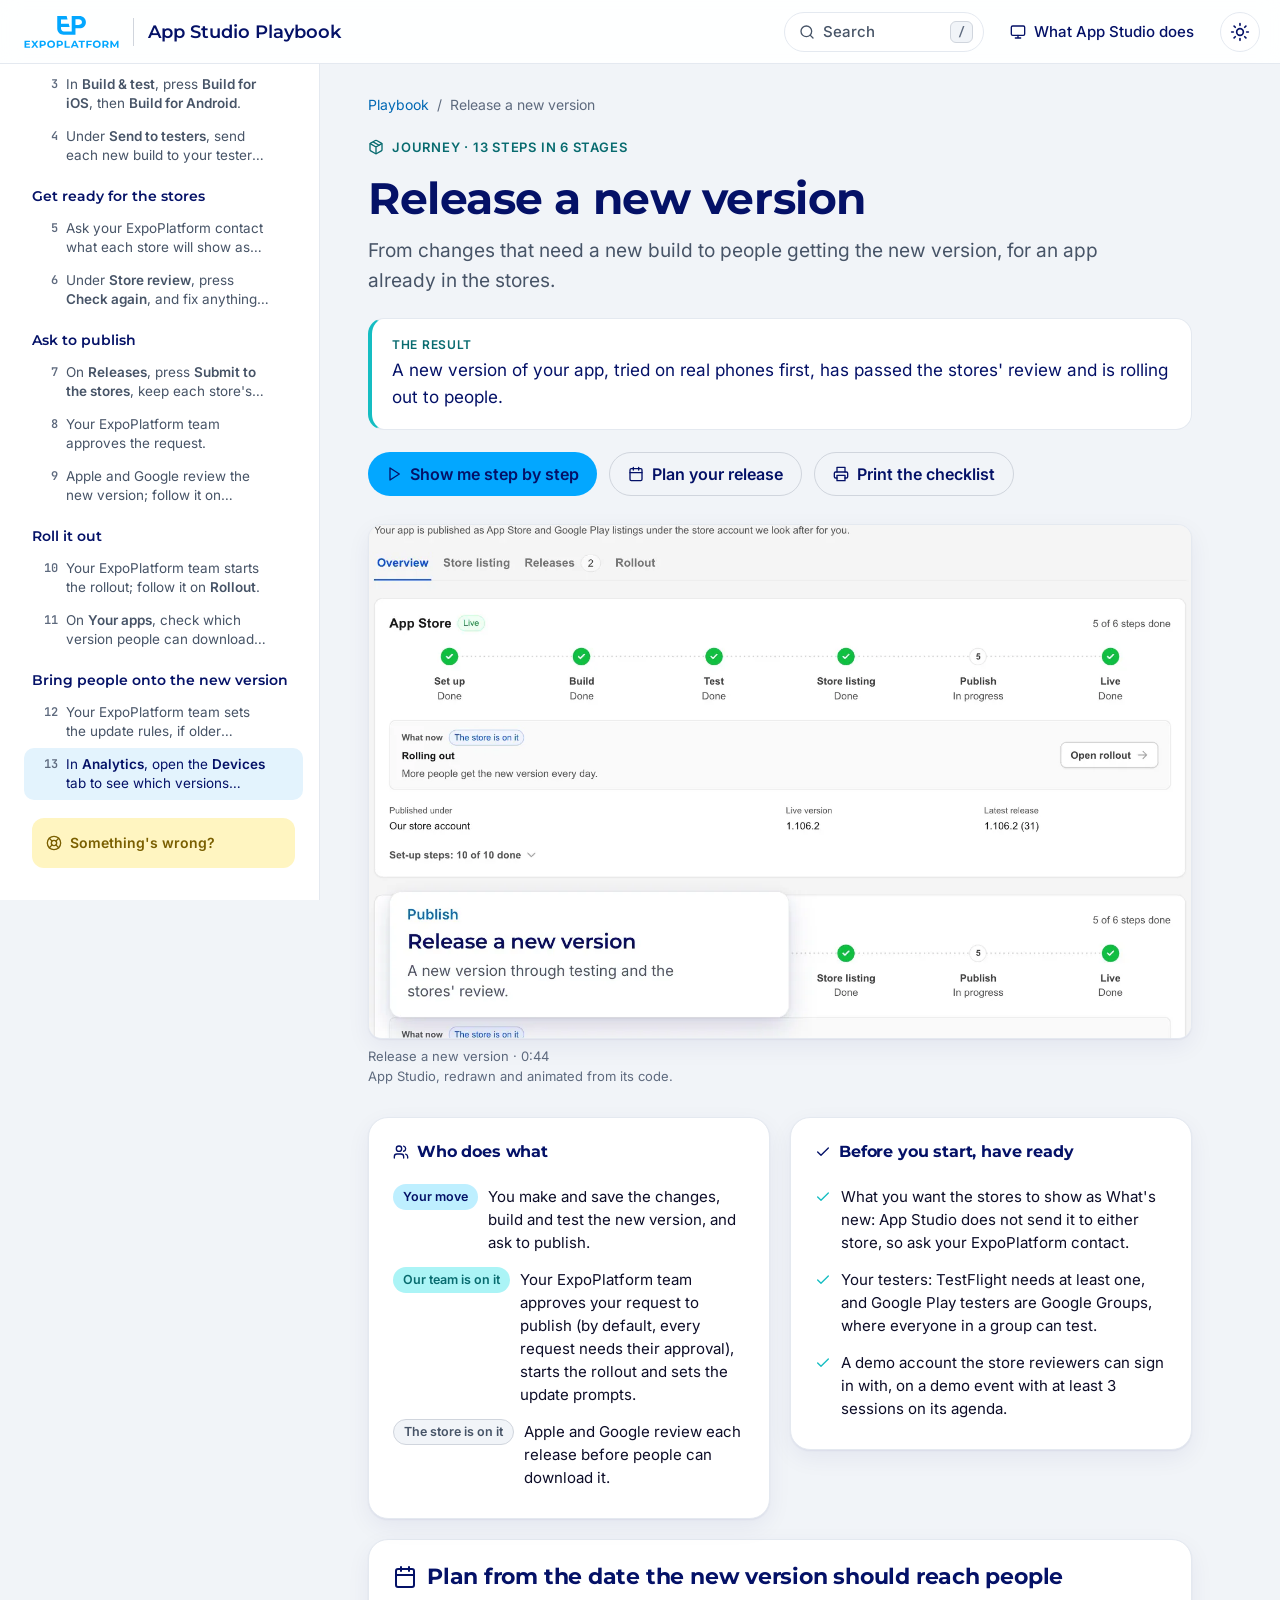
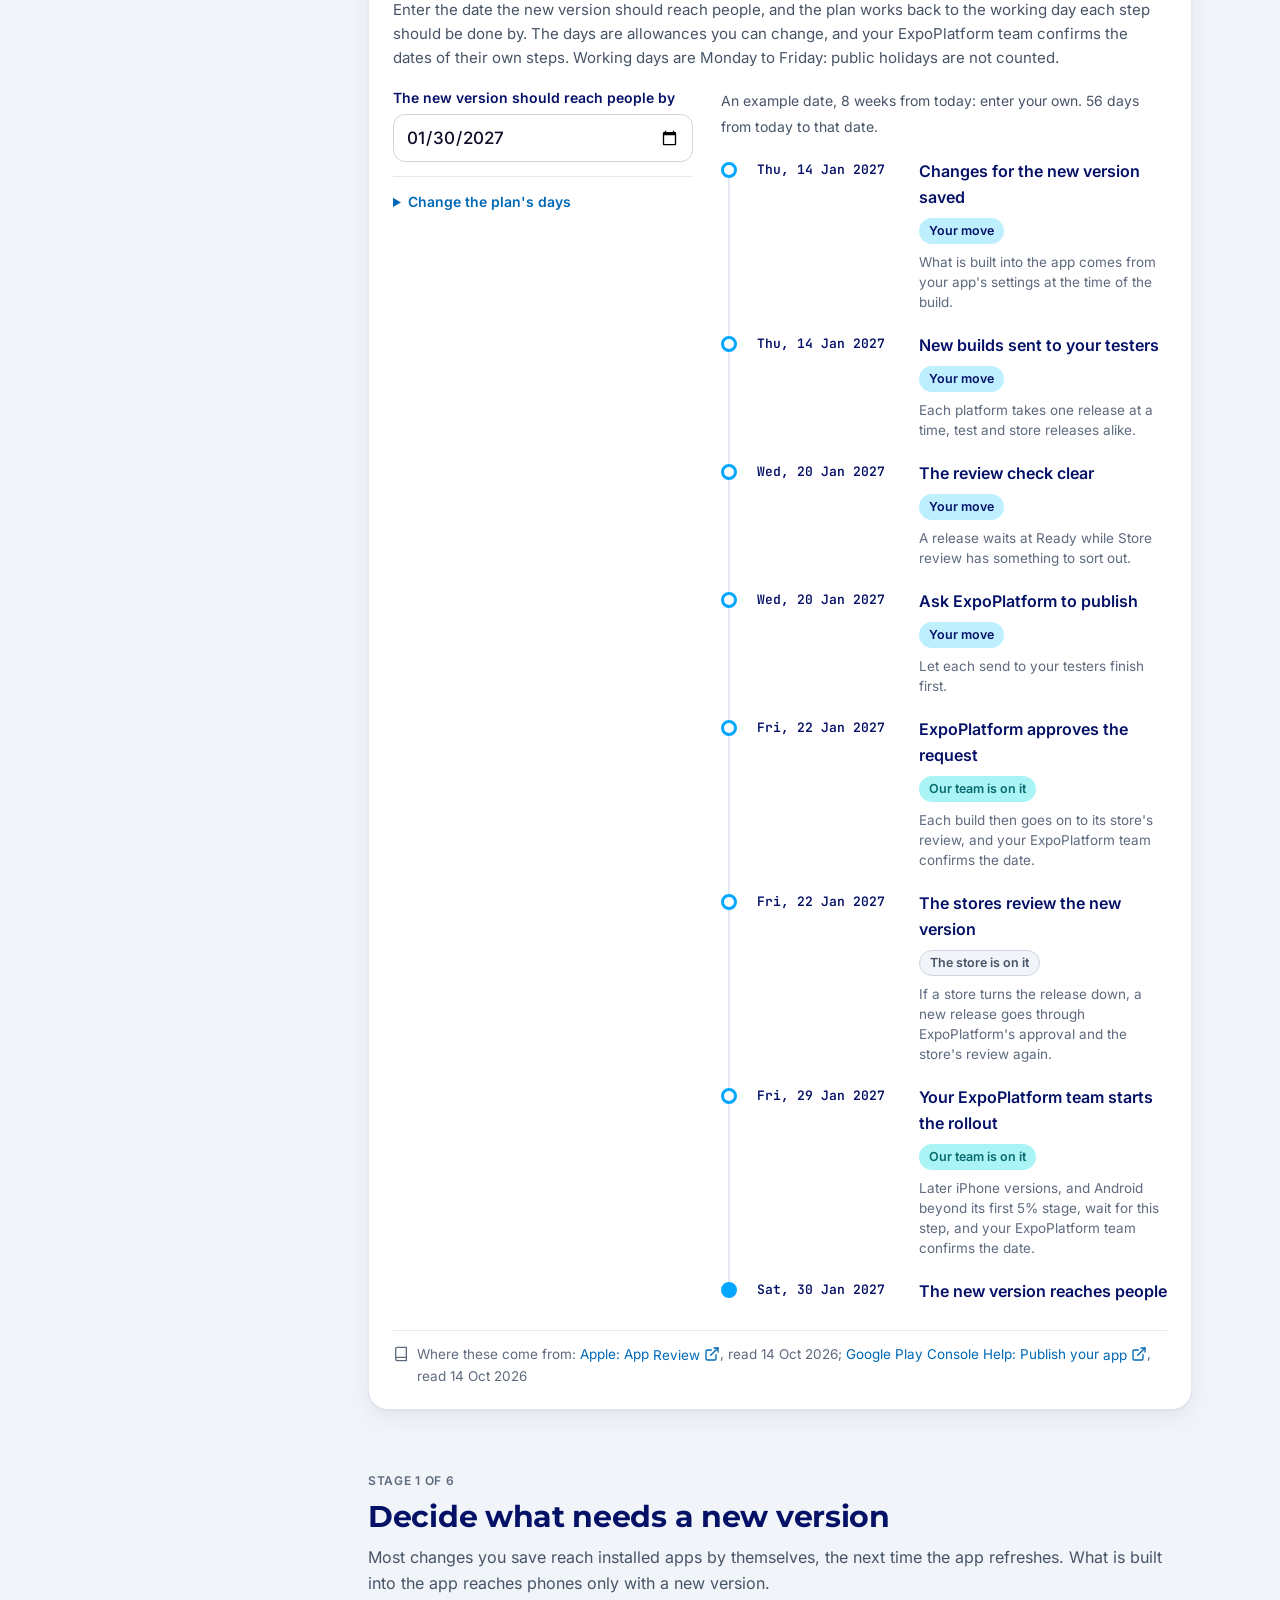
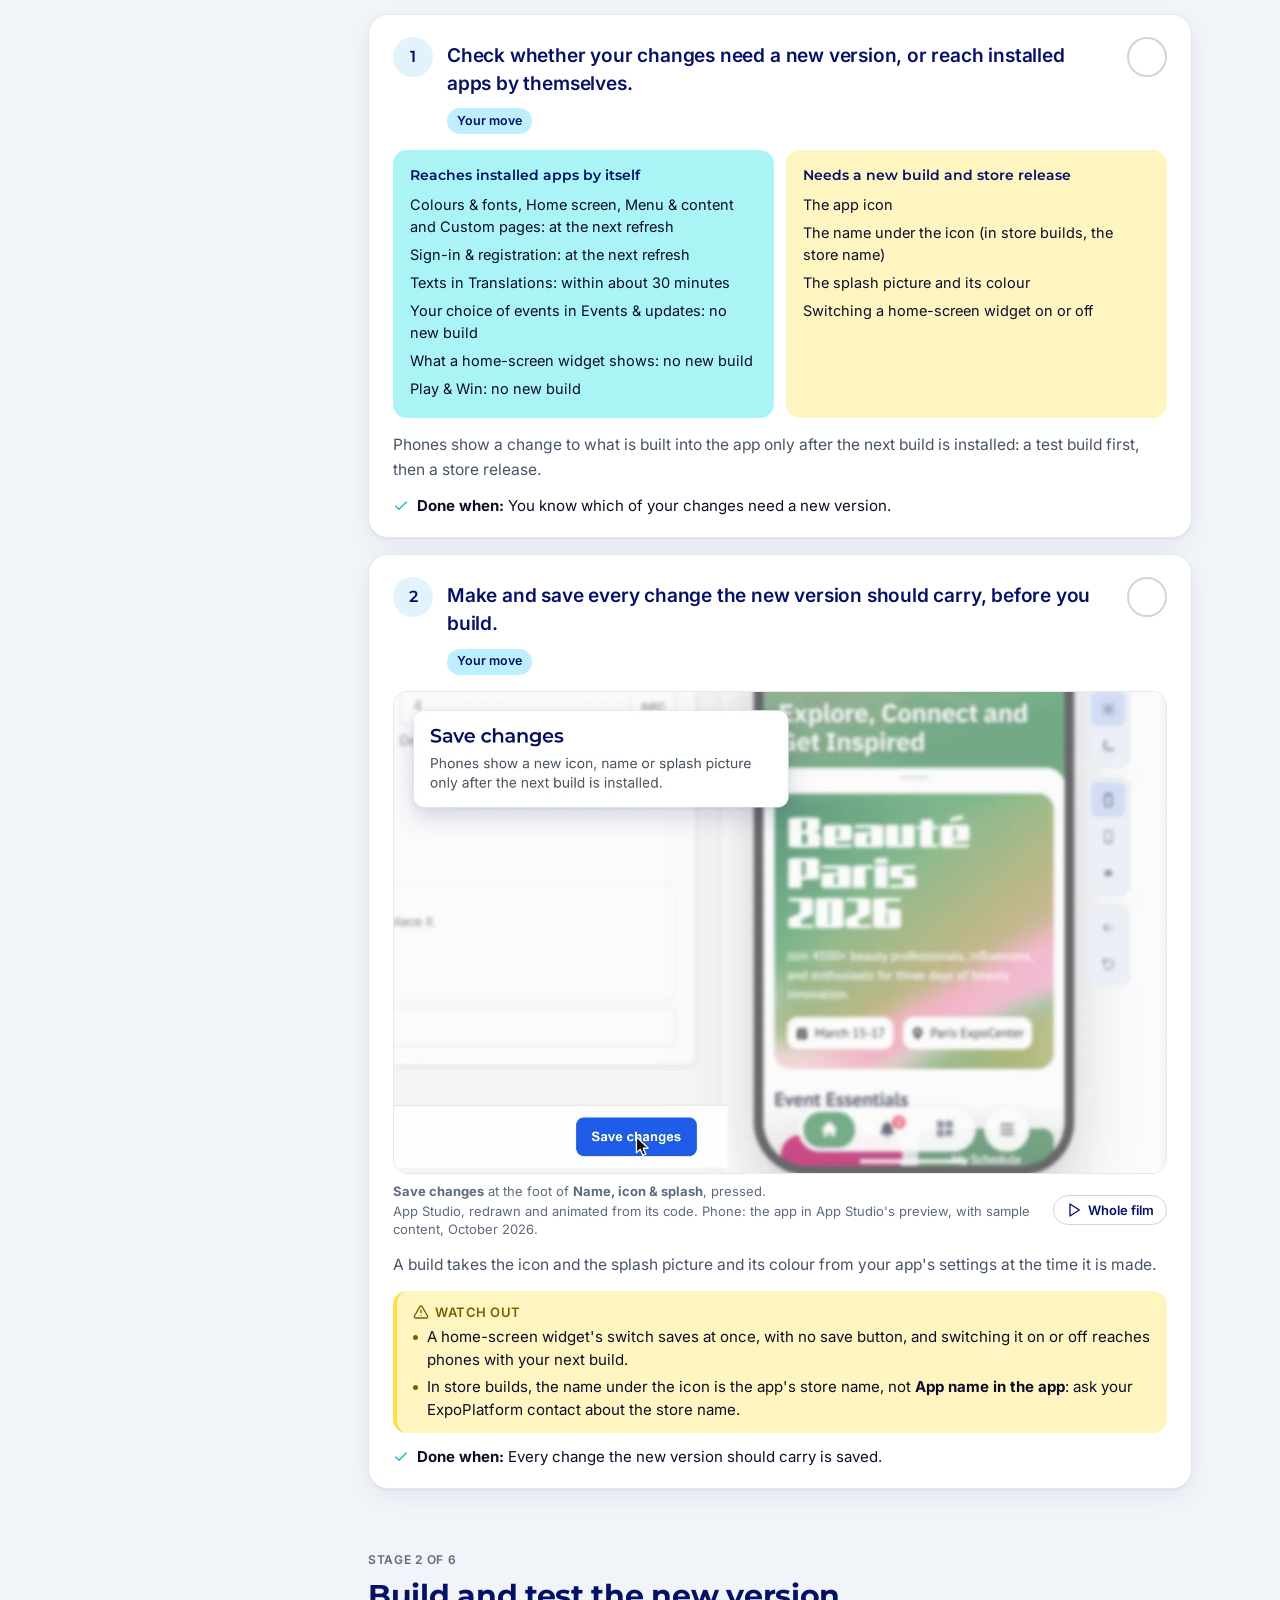
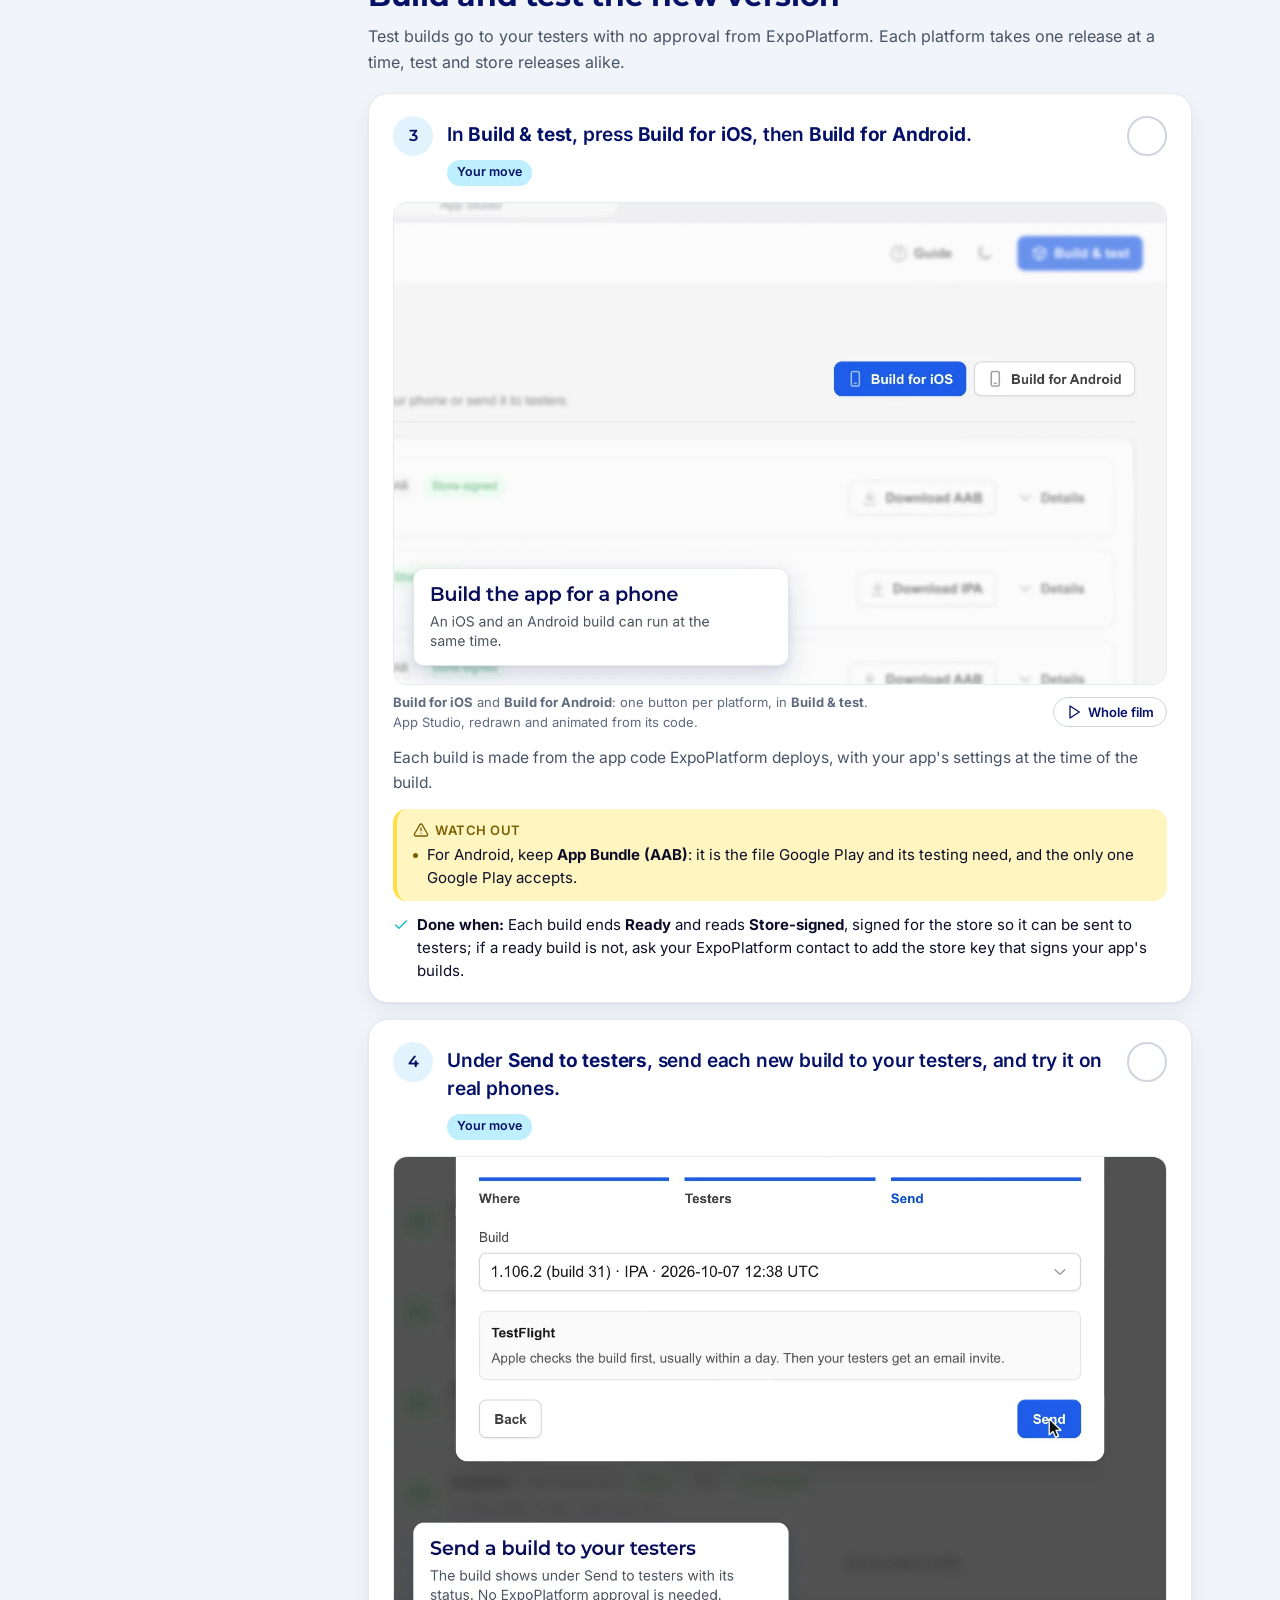
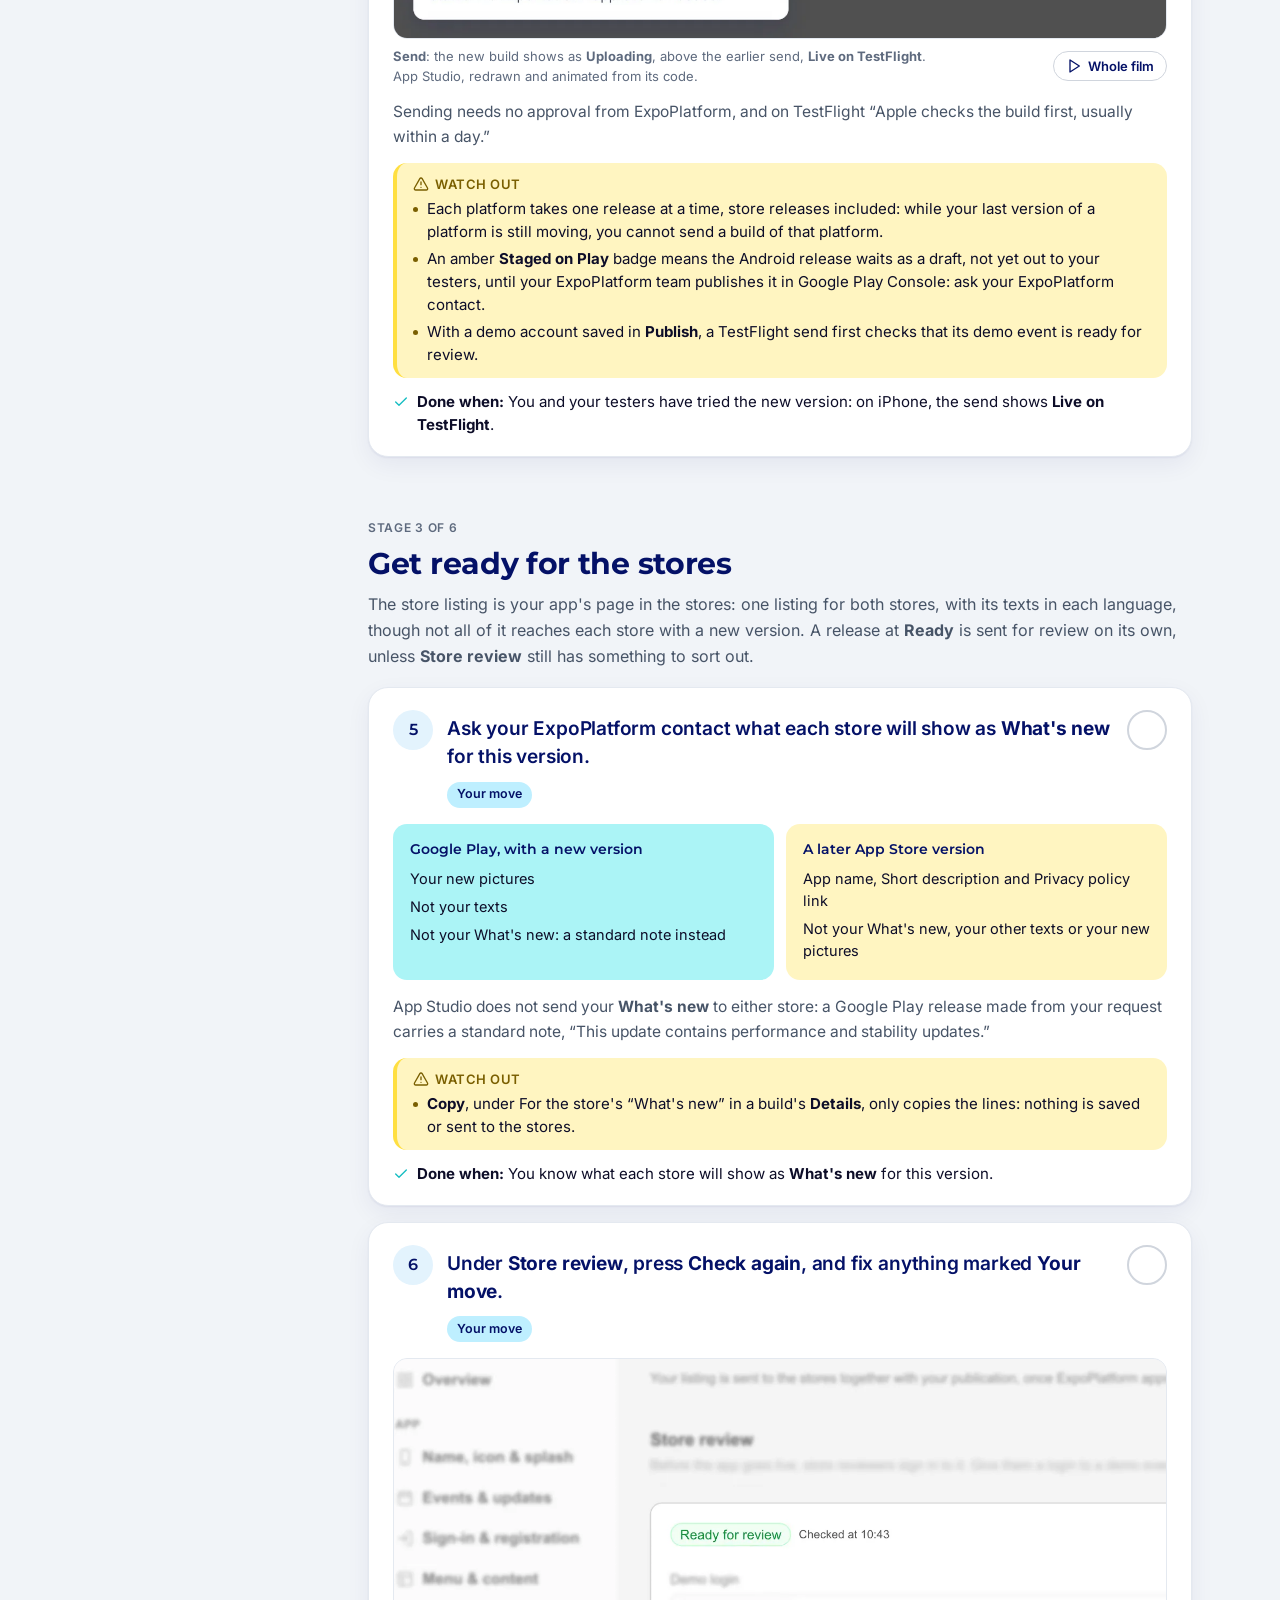
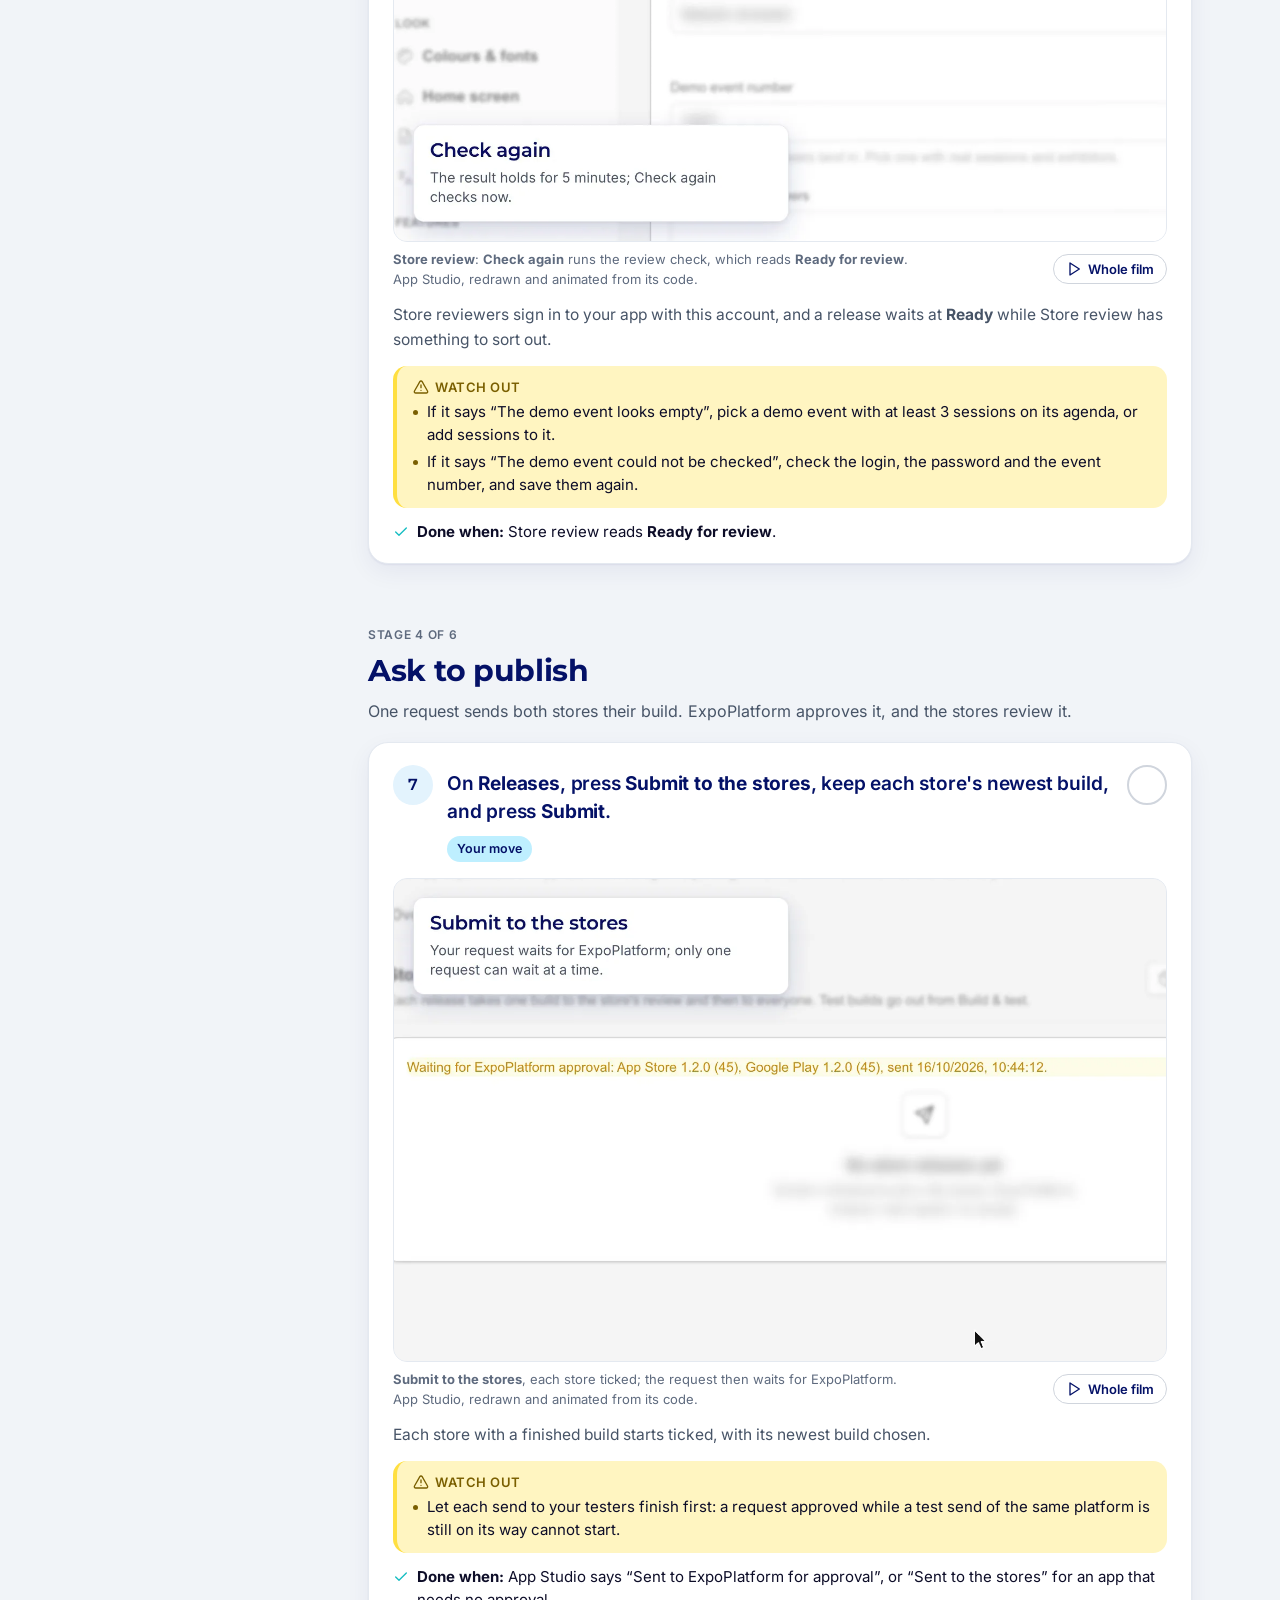
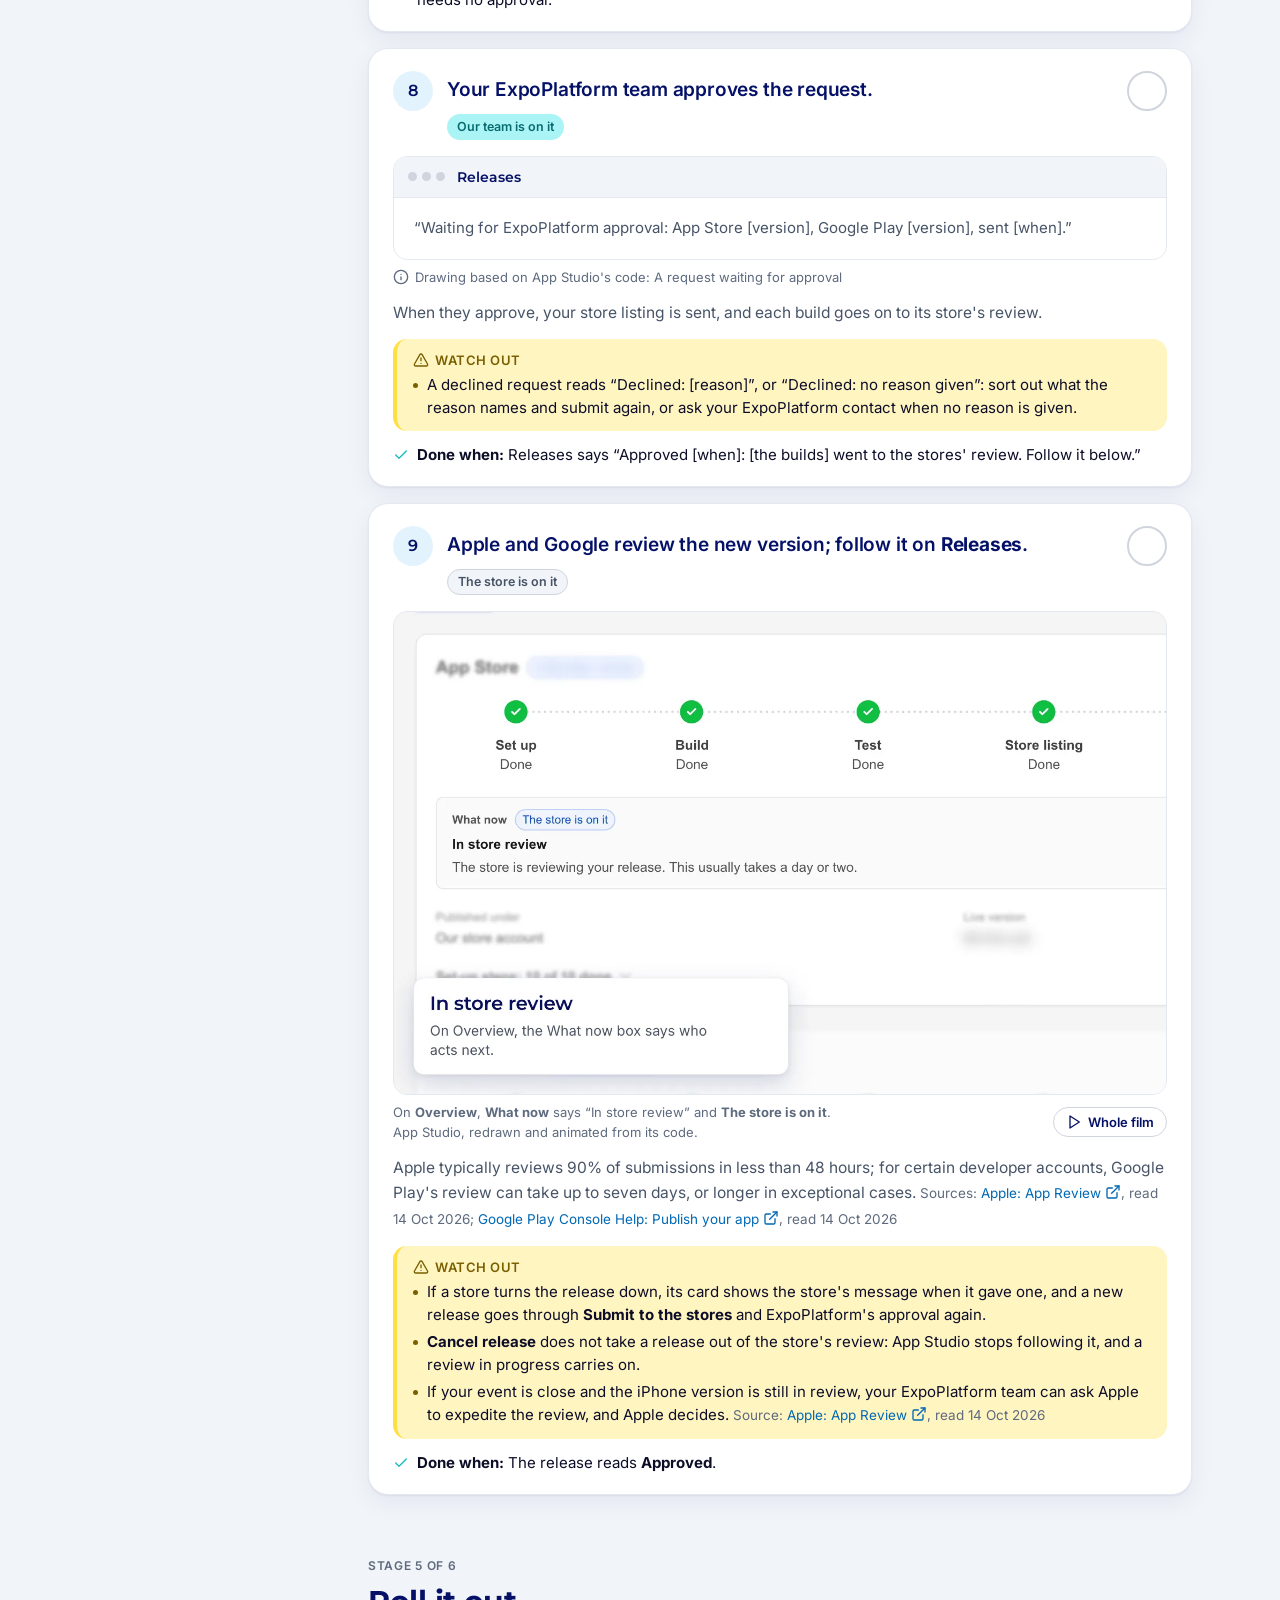
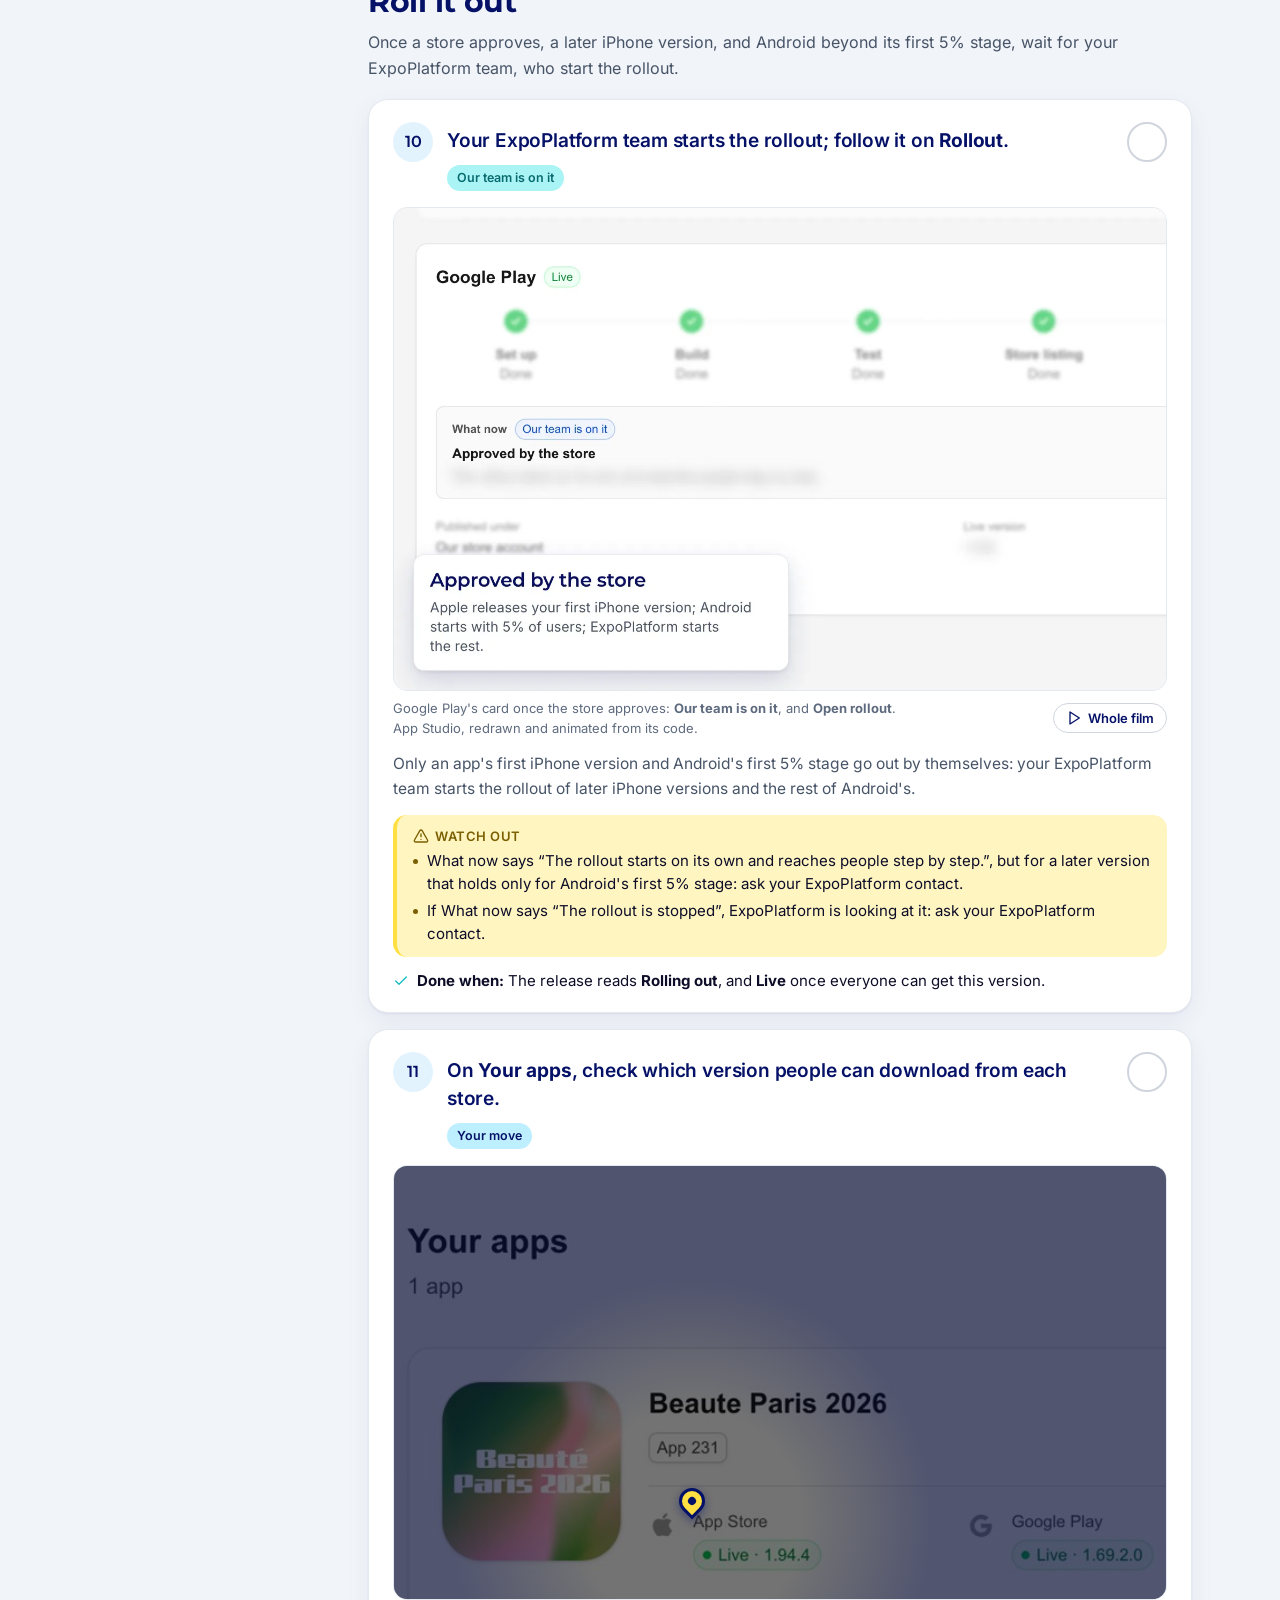
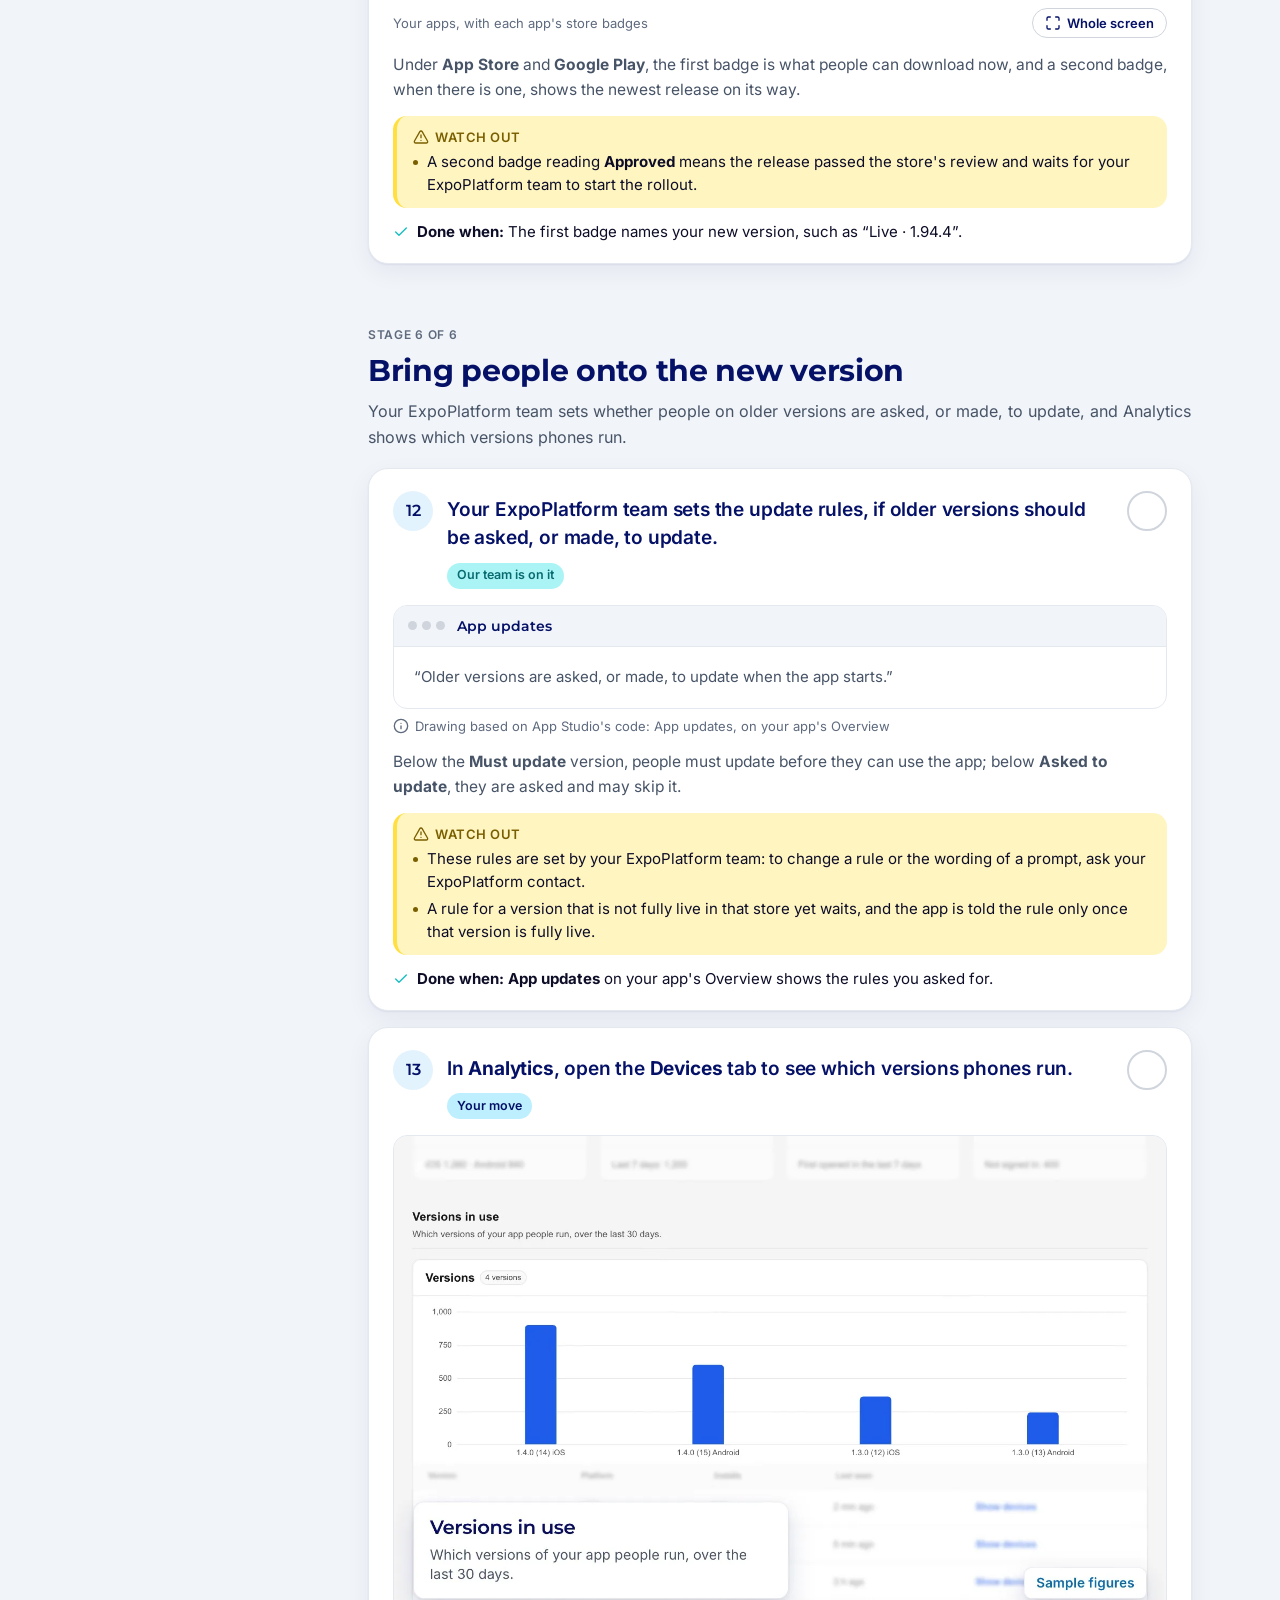
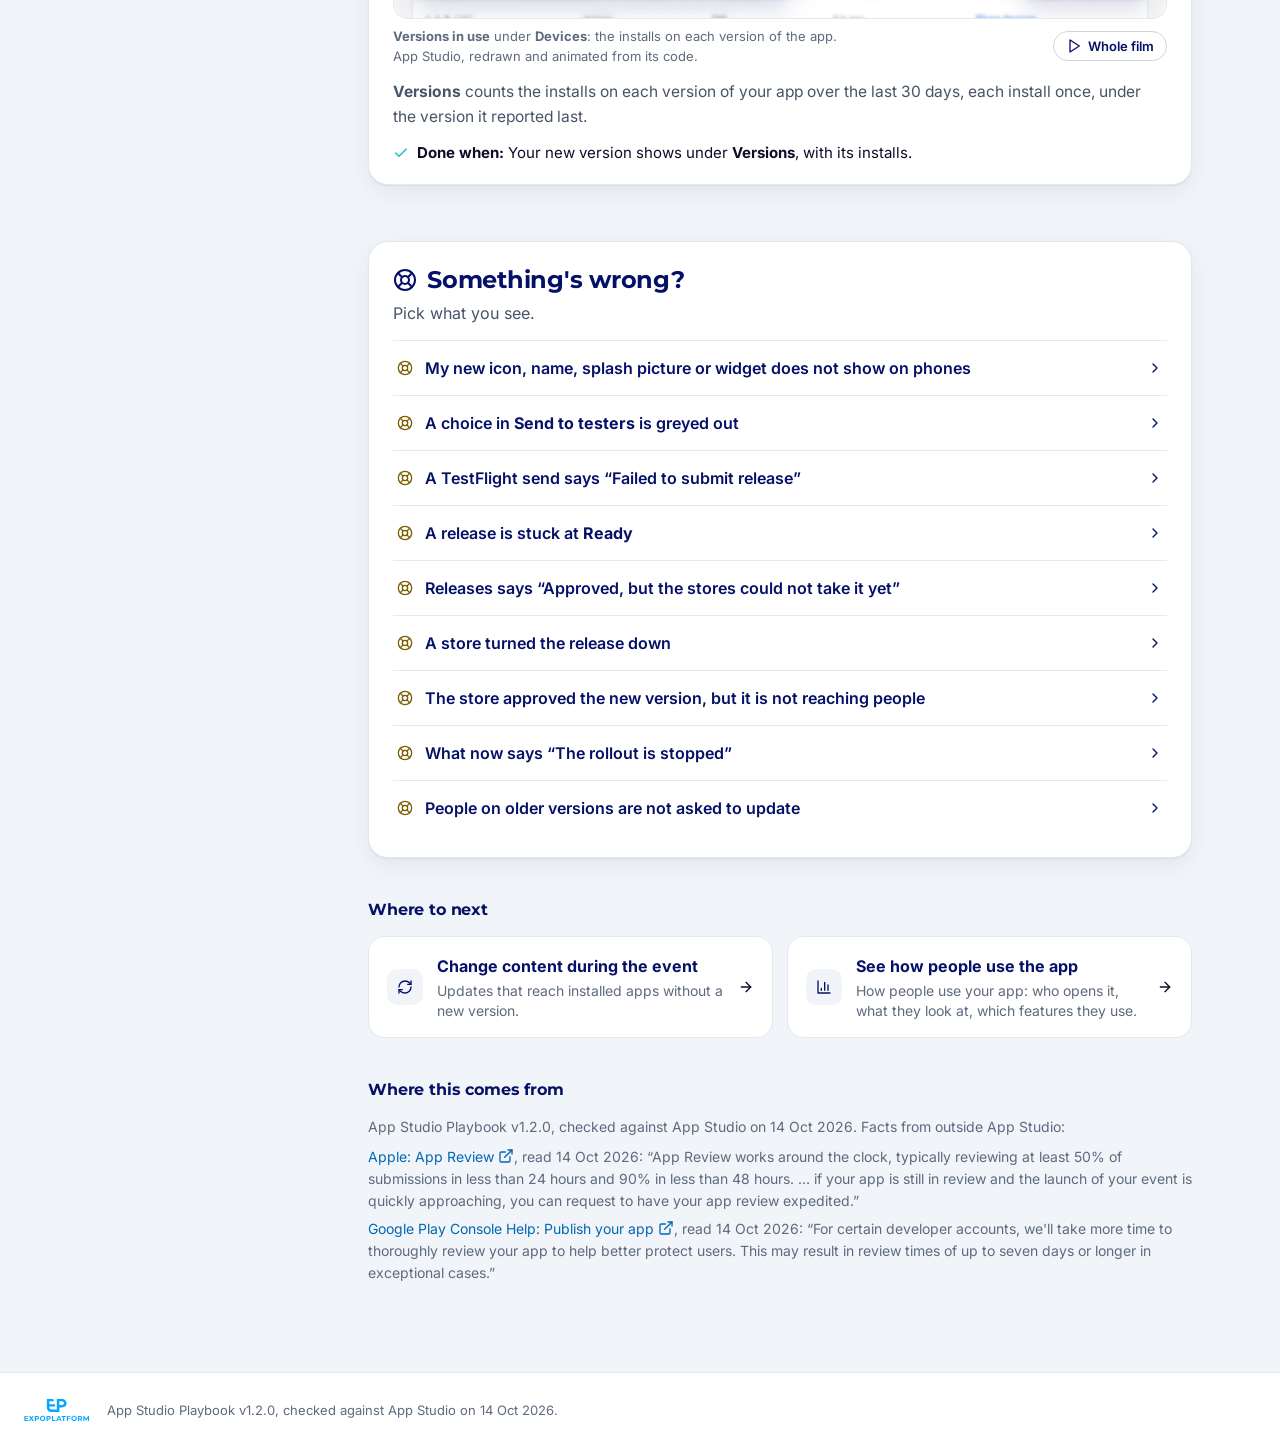
<file: update/index.html>
<!doctype html><html lang="en"><head><meta charset="utf-8"><meta name="viewport" content="width=device-width, initial-scale=1"><meta name="robots" content="noindex, nofollow"><title>Release a new version · App Studio Playbook</title><meta name="description" content="From changes that need a new build to people getting the new version, for an app already in the stores."><link rel="icon" href="../assets/favicon.svg" type="image/svg+xml"><link rel="stylesheet" href="../assets/fonts.css"><link rel="stylesheet" href="../assets/playbook.css"><script>try{var t=localStorage.getItem('pb-theme');if(t)document.documentElement.setAttribute('data-theme',t)}catch(e){}</script></head><body class="pb-journey-page" data-journey="update" data-steps="13" data-up="../"><a class="skip" href="#main">Skip to content</a><header class="pb-top"><a class="pb-brand" href="../index.html" aria-label="App Studio Playbook home"><span class="logo"><svg width="142" height="48" viewBox="0 0 142 48" fill="none" xmlns="http://www.w3.org/2000/svg">
<path fill-rule="evenodd" clip-rule="evenodd" d="M63.9588 0.00012207H49.864V18.9085C49.864 24.0756 54.0527 28.2643 59.2198 28.2643H77.2219V18.4091H82.8423C86.0634 18.4091 88.1625 17.6075 90.0354 15.9939C91.9237 14.367 92.8541 11.8208 92.8541 9.20461C92.8541 6.58753 91.9232 4.08429 90.0361 2.45803C88.1635 0.816192 86.064 0.00012207 82.8423 0.00012207H71.5734V23.1219H59.8349C57.445 23.1219 55.5077 21.1845 55.5077 18.7946V16.5139H68.4243L67.0709 11.5821H55.5077V5.14251L65.324 5.14251L63.9588 0.00012207ZM86.9465 9.20461C86.9465 10.3694 86.5332 11.3985 85.7176 12.1382C84.9004 12.8794 83.656 13.3509 81.9578 13.3509H77.2219V5.05828H81.9578C83.656 5.05828 84.9004 5.52981 85.7176 6.271C86.5332 7.01073 86.9465 8.03977 86.9465 9.20461Z" fill="#03A7FF"/>
<path d="M9.18131 45.8031V47.8142H0.796875V36.9856H8.98021V38.9966H3.28746V41.3479H8.31503V43.2971H3.28746V45.8031H9.18131Z" fill="#03A7FF"/>
<path d="M18.7521 47.8142L16.1377 44.0551L13.5698 47.8142H10.6925L14.6991 42.307L10.8936 36.9856H13.74L16.2305 40.4971L18.6747 36.9856H21.3819L17.6073 42.2142L21.6449 47.8142H18.7521Z" fill="#03A7FF"/>
<path d="M28.1734 36.9856C29.1325 36.9856 29.9627 37.1454 30.664 37.4651C31.3756 37.7848 31.9222 38.2386 32.3038 38.8264C32.6854 39.4143 32.8762 40.1104 32.8762 40.9148C32.8762 41.7089 32.6854 42.405 32.3038 43.0032C31.9222 43.591 31.3756 44.0448 30.664 44.3645C29.9627 44.6739 29.1325 44.8286 28.1734 44.8286H25.9923V47.8142H23.4862V36.9856H28.1734ZM28.0342 42.7866C28.7871 42.7866 29.3594 42.6268 29.7513 42.307C30.1432 41.977 30.3392 41.513 30.3392 40.9148C30.3392 40.3063 30.1432 39.8423 29.7513 39.5225C29.3594 39.1925 28.7871 39.0275 28.0342 39.0275H25.9923V42.7866H28.0342Z" fill="#03A7FF"/>
<path d="M40.6793 47.9998C39.5552 47.9998 38.5393 47.7575 37.6318 47.2727C36.7346 46.788 36.0281 46.1228 35.5125 45.2772C35.0072 44.4212 34.7545 43.4621 34.7545 42.3999C34.7545 41.3376 35.0072 40.3837 35.5125 39.538C36.0281 38.682 36.7346 38.0117 37.6318 37.527C38.5393 37.0423 39.5552 36.7999 40.6793 36.7999C41.8034 36.7999 42.8141 37.0423 43.7113 37.527C44.6085 38.0117 45.315 38.682 45.8306 39.538C46.3463 40.3837 46.6041 41.3376 46.6041 42.3999C46.6041 43.4621 46.3463 44.4212 45.8306 45.2772C45.315 46.1228 44.6085 46.788 43.7113 47.2727C42.8141 47.7575 41.8034 47.9998 40.6793 47.9998ZM40.6793 45.865C41.3187 45.865 41.8962 45.7206 42.4119 45.4319C42.9275 45.1328 43.3297 44.7203 43.6185 44.1943C43.9176 43.6684 44.0671 43.0702 44.0671 42.3999C44.0671 41.7295 43.9176 41.1314 43.6185 40.6054C43.3297 40.0794 42.9275 39.6721 42.4119 39.3833C41.8962 39.0842 41.3187 38.9347 40.6793 38.9347C40.0399 38.9347 39.4624 39.0842 38.9467 39.3833C38.4311 39.6721 38.0237 40.0794 37.7246 40.6054C37.4359 41.1314 37.2915 41.7295 37.2915 42.3999C37.2915 43.0702 37.4359 43.6684 37.7246 44.1943C38.0237 44.7203 38.4311 45.1328 38.9467 45.4319C39.4624 45.7206 40.0399 45.865 40.6793 45.865Z" fill="#03A7FF"/>
<path d="M53.7935 36.9856C54.7526 36.9856 55.5828 37.1454 56.2841 37.4651C56.9957 37.7848 57.5423 38.2386 57.9238 38.8264C58.3054 39.4143 58.4962 40.1104 58.4962 40.9148C58.4962 41.7089 58.3054 42.405 57.9238 43.0032C57.5423 43.591 56.9957 44.0448 56.2841 44.3645C55.5828 44.6739 54.7526 44.8286 53.7935 44.8286H51.6123V47.8142H49.1063V36.9856H53.7935ZM53.6543 42.7866C54.4071 42.7866 54.9795 42.6268 55.3714 42.307C55.7633 41.977 55.9592 41.513 55.9592 40.9148C55.9592 40.3063 55.7633 39.8423 55.3714 39.5225C54.9795 39.1925 54.4071 39.0275 53.6543 39.0275H51.6123V42.7866H53.6543Z" fill="#03A7FF"/>
<path d="M60.9041 36.9856H63.4102V45.7722H68.84V47.8142H60.9041V36.9856Z" fill="#03A7FF"/>
<path d="M78.5644 45.4938H73.5369L72.5778 47.8142H70.0098L74.8363 36.9856H77.3114L82.1533 47.8142H79.5235L78.5644 45.4938ZM77.7755 43.591L76.0584 39.4452L74.3413 43.591H77.7755Z" fill="#03A7FF"/>
<path d="M85.3531 39.0275H81.888V36.9856H91.3243V39.0275H87.8592V47.8142H85.3531V39.0275Z" fill="#03A7FF"/>
<path d="M96.0392 38.9966V41.8584H101.051V43.8695H96.0392V47.8142H93.5332V36.9856H101.717V38.9966H96.0392Z" fill="#03A7FF"/>
<path d="M109.17 47.9998C108.046 47.9998 107.03 47.7575 106.123 47.2727C105.226 46.788 104.519 46.1228 104.003 45.2772C103.498 44.4212 103.245 43.4621 103.245 42.3999C103.245 41.3376 103.498 40.3837 104.003 39.538C104.519 38.682 105.226 38.0117 106.123 37.527C107.03 37.0423 108.046 36.7999 109.17 36.7999C110.294 36.7999 111.305 37.0423 112.202 37.527C113.099 38.0117 113.806 38.682 114.322 39.538C114.837 40.3837 115.095 41.3376 115.095 42.3999C115.095 43.4621 114.837 44.4212 114.322 45.2772C113.806 46.1228 113.099 46.788 112.202 47.2727C111.305 47.7575 110.294 47.9998 109.17 47.9998ZM109.17 45.865C109.81 45.865 110.387 45.7206 110.903 45.4319C111.418 45.1328 111.821 44.7203 112.109 44.1943C112.409 43.6684 112.558 43.0702 112.558 42.3999C112.558 41.7295 112.409 41.1314 112.109 40.6054C111.821 40.0794 111.418 39.6721 110.903 39.3833C110.387 39.0842 109.81 38.9347 109.17 38.9347C108.531 38.9347 107.953 39.0842 107.438 39.3833C106.922 39.6721 106.515 40.0794 106.216 40.6054C105.927 41.1314 105.782 41.7295 105.782 42.3999C105.782 43.0702 105.927 43.6684 106.216 44.1943C106.515 44.7203 106.922 45.1328 107.438 45.4319C107.953 45.7206 108.531 45.865 109.17 45.865Z" fill="#03A7FF"/>
<path d="M124.497 47.8142L122.408 44.7976H120.103V47.8142H117.597V36.9856H122.284C123.244 36.9856 124.074 37.1454 124.775 37.4651C125.487 37.7848 126.033 38.2386 126.415 38.8264C126.796 39.4143 126.987 40.1104 126.987 40.9148C126.987 41.7192 126.791 42.4153 126.399 43.0032C126.018 43.5807 125.471 44.0242 124.76 44.3335L127.188 47.8142H124.497ZM124.45 40.9148C124.45 40.3063 124.254 39.8423 123.862 39.5225C123.47 39.1925 122.898 39.0275 122.145 39.0275H120.103V42.8021H122.145C122.898 42.8021 123.47 42.6371 123.862 42.307C124.254 41.977 124.45 41.513 124.45 40.9148Z" fill="#03A7FF"/>
<path d="M139.446 47.8142L139.43 41.317L136.243 46.6694H135.114L131.943 41.4562V47.8142H129.591V36.9856H131.664L135.717 43.7148L139.708 36.9856H141.766L141.797 47.8142H139.446Z" fill="#03A7FF"/>
</svg>
</span><span class="divider"></span><span class="product">App Studio Playbook</span></a><span class="pb-flex"></span><button class="pb-search-btn" type="button" data-search aria-label="Search the playbook"><svg class="i s16" viewBox="0 0 24 24" aria-hidden="true"><circle cx="11" cy="11" r="8"/><path d="m21 21-4.3-4.3"/></svg><span>Search</span><kbd>/</kbd></button><a class="pb-toplink pb-studio-link" href="../app-studio/index.html"><svg class="i s16" viewBox="0 0 24 24" aria-hidden="true"><rect width="20" height="14" x="2" y="3" rx="2"/><path d="M8 21h8M12 17v4"/></svg><span>What App Studio does</span></a><button class="pb-theme" type="button" aria-label="Switch between light and dark"><svg class="i sun" viewBox="0 0 24 24" aria-hidden="true"><circle cx="12" cy="12" r="4"/><path d="M12 2v2M12 20v2M4.93 4.93l1.41 1.41M17.66 17.66l1.41 1.41M2 12h2M20 12h2M6.34 17.66l-1.41 1.41M19.07 4.93l-1.41 1.41"/></svg><svg class="i moon" viewBox="0 0 24 24" aria-hidden="true"><path d="M12 3a6 6 0 0 0 9 9 9 9 0 1 1-9-9Z"/></svg></button></header><div class="pb-journey"><aside class="pb-outline" aria-label="Steps"><div class="ol-progress"><span class="ol-pc">0 of 13 steps done</span><span class="ol-bar"><span></span></span></div><ol class="ol-stages"><li class="ol-stage"><a href="#stage-decide">Decide what needs a new version</a><ol><li><a href="#step-need" data-step="need"><span class="ol-n">1</span><span class="ol-t">Check whether your changes need a new version, or reach installed apps by themselves.</span><span class="ol-c"><svg class="i s16" viewBox="0 0 24 24" aria-hidden="true"><path d="M20 6 9 17l-5-5"/></svg></span></a></li><li><a href="#step-save" data-step="save"><span class="ol-n">2</span><span class="ol-t">Make and save every change the new version should carry, before you build.</span><span class="ol-c"><svg class="i s16" viewBox="0 0 24 24" aria-hidden="true"><path d="M20 6 9 17l-5-5"/></svg></span></a></li></ol></li><li class="ol-stage"><a href="#stage-test">Build and test the new version</a><ol><li><a href="#step-build" data-step="build"><span class="ol-n">3</span><span class="ol-t">In <strong>Build &amp; test</strong>, press <strong>Build for iOS</strong>, then <strong>Build for Android</strong>.</span><span class="ol-c"><svg class="i s16" viewBox="0 0 24 24" aria-hidden="true"><path d="M20 6 9 17l-5-5"/></svg></span></a></li><li><a href="#step-testers" data-step="testers"><span class="ol-n">4</span><span class="ol-t">Under <strong>Send to testers</strong>, send each new build to your testers, and try it on real phones.</span><span class="ol-c"><svg class="i s16" viewBox="0 0 24 24" aria-hidden="true"><path d="M20 6 9 17l-5-5"/></svg></span></a></li></ol></li><li class="ol-stage"><a href="#stage-listing">Get ready for the stores</a><ol><li><a href="#step-whatsnew" data-step="whatsnew"><span class="ol-n">5</span><span class="ol-t">Ask your ExpoPlatform contact what each store will show as <strong>What's new</strong> for this version.</span><span class="ol-c"><svg class="i s16" viewBox="0 0 24 24" aria-hidden="true"><path d="M20 6 9 17l-5-5"/></svg></span></a></li><li><a href="#step-reviewcheck" data-step="reviewcheck"><span class="ol-n">6</span><span class="ol-t">Under <strong>Store review</strong>, press <strong>Check again</strong>, and fix anything marked <strong>Your move</strong>.</span><span class="ol-c"><svg class="i s16" viewBox="0 0 24 24" aria-hidden="true"><path d="M20 6 9 17l-5-5"/></svg></span></a></li></ol></li><li class="ol-stage"><a href="#stage-ask">Ask to publish</a><ol><li><a href="#step-submit" data-step="submit"><span class="ol-n">7</span><span class="ol-t">On <strong>Releases</strong>, press <strong>Submit to the stores</strong>, keep each store's newest build, and press <strong>Submit</strong>.</span><span class="ol-c"><svg class="i s16" viewBox="0 0 24 24" aria-hidden="true"><path d="M20 6 9 17l-5-5"/></svg></span></a></li><li><a href="#step-approve" data-step="approve"><span class="ol-n">8</span><span class="ol-t">Your ExpoPlatform team approves the request.</span><span class="ol-c"><svg class="i s16" viewBox="0 0 24 24" aria-hidden="true"><path d="M20 6 9 17l-5-5"/></svg></span></a></li><li><a href="#step-review" data-step="review"><span class="ol-n">9</span><span class="ol-t">Apple and Google review the new version; follow it on <strong>Releases</strong>.</span><span class="ol-c"><svg class="i s16" viewBox="0 0 24 24" aria-hidden="true"><path d="M20 6 9 17l-5-5"/></svg></span></a></li></ol></li><li class="ol-stage"><a href="#stage-rollout">Roll it out</a><ol><li><a href="#step-rollout" data-step="rollout"><span class="ol-n">10</span><span class="ol-t">Your ExpoPlatform team starts the rollout; follow it on <strong>Rollout</strong>.</span><span class="ol-c"><svg class="i s16" viewBox="0 0 24 24" aria-hidden="true"><path d="M20 6 9 17l-5-5"/></svg></span></a></li><li><a href="#step-live" data-step="live"><span class="ol-n">11</span><span class="ol-t">On <strong>Your apps</strong>, check which version people can download from each store.</span><span class="ol-c"><svg class="i s16" viewBox="0 0 24 24" aria-hidden="true"><path d="M20 6 9 17l-5-5"/></svg></span></a></li></ol></li><li class="ol-stage"><a href="#stage-after">Bring people onto the new version</a><ol><li><a href="#step-prompts" data-step="prompts"><span class="ol-n">12</span><span class="ol-t">Your ExpoPlatform team sets the update rules, if older versions should be asked, or made, to update.</span><span class="ol-c"><svg class="i s16" viewBox="0 0 24 24" aria-hidden="true"><path d="M20 6 9 17l-5-5"/></svg></span></a></li><li><a href="#step-versions" data-step="versions"><span class="ol-n">13</span><span class="ol-t">In <strong>Analytics</strong>, open the <strong>Devices</strong> tab to see which versions phones run.</span><span class="ol-c"><svg class="i s16" viewBox="0 0 24 24" aria-hidden="true"><path d="M20 6 9 17l-5-5"/></svg></span></a></li></ol></li></ol><a class="ol-sym" href="#help"><svg class="i s16" viewBox="0 0 24 24" aria-hidden="true"><circle cx="12" cy="12" r="10"/><path d="m4.93 4.93 4.24 4.24M14.83 9.17l4.24-4.24M14.83 14.83l4.24 4.24M9.17 14.83l-4.24 4.24"/><circle cx="12" cy="12" r="4"/></svg> Something's wrong?</a></aside><main id="main" class="pb-main">
<nav class="crumbs" aria-label="Breadcrumb"><a href="../index.html">Playbook</a><span>/</span><span>Release a new version</span></nav>
<header class="pb-jhead" id="top"><span class="eyebrow"><svg class="i s16" viewBox="0 0 24 24" aria-hidden="true"><path d="m7.5 4.27 9 5.15M21 8a2 2 0 0 0-1-1.73l-7-4a2 2 0 0 0-2 0l-7 4A2 2 0 0 0 3 8v8a2 2 0 0 0 1 1.73l7 4a2 2 0 0 0 2 0l7-4A2 2 0 0 0 21 16Z"/><path d="m3.3 7 8.7 5 8.7-5M12 22V12"/></svg> Journey · 13 steps in 6 stages</span><h1>Release a new version</h1><p class="lead">From changes that need a new build to people getting the new version, for an app already in the stores.</p><div class="pb-outcome"><span class="oc-k">The result</span><p>A new version of your app, tried on real phones first, has passed the stores' review and is rolling out to people.</p></div><div class="pb-cta"><button class="btn-primary" type="button" data-play="0"><svg class="i s16" viewBox="0 0 24 24" aria-hidden="true"><polygon points="6 3 20 12 6 21 6 3"/></svg> Show me step by step</button><a class="btn-ghost" href="#plan"><svg class="i s16" viewBox="0 0 24 24" aria-hidden="true"><rect width="18" height="18" x="3" y="4" rx="2"/><path d="M16 2v4M8 2v4M3 10h18"/></svg> Plan your release</a><button class="btn-ghost" type="button" data-print><svg class="i s16" viewBox="0 0 24 24" aria-hidden="true"><path d="M6 9V2h12v7"/><path d="M6 18H4a2 2 0 0 1-2-2v-5a2 2 0 0 1 2-2h16a2 2 0 0 1 2 2v5a2 2 0 0 1-2 2h-2"/><rect x="6" y="14" width="12" height="8"/></svg> Print the checklist</button></div></header>
<div class="pb-film"><figure class="vis vis-film film-outcome" data-film="update" data-name="Release a new version" data-src-light="../films/update-light.mp4" data-src-dark="../films/update-dark.mp4"><div class="vis-frame film" style="aspect-ratio:1440 / 900"><img class="shot-light" src="../films/update-light.webp" alt="" loading="lazy" width="1440" height="900"><img class="shot-dark" src="../films/update-dark.webp" alt="" loading="lazy" width="1440" height="900"><video muted playsinline preload="none" width="1440" height="900" aria-label="Release a new version"></video></div><figcaption><span class="film-cap"><span>Release a new version · 0:44</span><span>App Studio, redrawn and animated from its code.</span></span><span class="film-ctl"><button class="film-btn" type="button" aria-label="Play: Release a new version" title="Play"><svg class="i s16 i-play" viewBox="0 0 24 24" aria-hidden="true"><polygon points="6 3 20 12 6 21 6 3"/></svg><svg class="i s16 i-pause" viewBox="0 0 24 24" aria-hidden="true"><rect x="6" y="5" width="4" height="14" rx="1"/><rect x="14" y="5" width="4" height="14" rx="1"/></svg></button></span></figcaption></figure></div>
<div class="pb-two"><section class="pb-card" id="who-update"><h2 class="h-small"><svg class="i s16" viewBox="0 0 24 24" aria-hidden="true"><path d="M16 21v-2a4 4 0 0 0-4-4H6a4 4 0 0 0-4 4v2"/><circle cx="9" cy="7" r="4"/><path d="M22 21v-2a4 4 0 0 0-3-3.87M16 3.13a4 4 0 0 1 0 7.75"/></svg> Who does what</h2><ul class="pb-who"><li id="who-update-you"><span class="owner own-you">Your move</span><span>You make and save the changes, build and test the new version, and ask to publish.</span></li><li id="who-update-team"><span class="owner own-team">Our team is on it</span><span>Your ExpoPlatform team approves your request to publish (by default, every request needs their approval), starts the rollout and sets the update prompts.</span></li><li id="who-update-store"><span class="owner own-store">The store is on it</span><span>Apple and Google review each release before people can download it.</span></li></ul></section><section class="pb-card" id="before-update"><h2 class="h-small"><svg class="i s16" viewBox="0 0 24 24" aria-hidden="true"><path d="M20 6 9 17l-5-5"/></svg> Before you start, have ready</h2><ul class="pb-before"><li id="before-update-stores-show-new"><svg class="i s16" viewBox="0 0 24 24" aria-hidden="true"><path d="M20 6 9 17l-5-5"/></svg><span>What you want the stores to show as What's new: App Studio does not send it to either store, so ask your ExpoPlatform contact.</span></li><li id="before-update-testers"><svg class="i s16" viewBox="0 0 24 24" aria-hidden="true"><path d="M20 6 9 17l-5-5"/></svg><span>Your testers: TestFlight needs at least one, and Google Play testers are Google Groups, where everyone in a group can test.</span></li><li id="before-update-demo-account-store"><svg class="i s16" viewBox="0 0 24 24" aria-hidden="true"><path d="M20 6 9 17l-5-5"/></svg><span>A demo account the store reviewers can sign in with, on a demo event with at least 3 sessions on its agenda.</span></li></ul></section></div>
<section class="pb-card pb-planner" id="plan" aria-labelledby="plan-h"><div class="pl-head"><h2 id="plan-h"><svg class="i s24" viewBox="0 0 24 24" aria-hidden="true"><rect width="18" height="18" x="3" y="4" rx="2"/><path d="M16 2v4M8 2v4M3 10h18"/></svg> Plan from the date the new version should reach people</h2><p>Enter the date the new version should reach people, and the plan works back to the working day each step should be done by. The days are allowances you can change, and your ExpoPlatform team confirms the dates of their own steps. Working days are Monday to Friday: public holidays are not counted.</p></div><div class="pl-grid"><div class="pl-inputs"><label class="pl-in pl-event"><span class="pl-label">The new version should reach people by</span><input type="date" id="pl-event" data-key="release"></label><details class="pl-more"><summary>Change the plan's days</summary><label class="pl-in"><span class="pl-label">Days allowed for the stores' review</span><span class="pl-row"><input type="number" min="0" max="120" step="1" value="7" data-in="review"><span class="pl-unit">days</span></span><span class="pl-note pl-sourced"><svg class="i s16" viewBox="0 0 24 24" aria-hidden="true"><path d="M4 19.5v-15A2.5 2.5 0 0 1 6.5 2H20v20H6.5a2.5 2.5 0 0 1 0-5H20"/></svg><span>Your allowance, based on the stores' published figures: Apple is “typically reviewing at least 50% of submissions in less than 24 hours and 90% in less than 48 hours”; for certain developer accounts, Google Play's review can take “up to seven days or longer in exceptional cases”. (<a href="https://developer.apple.com/distribute/app-review/" target="_blank" rel="noopener">Apple: App <span class="pb-nw">Review<svg class="i s16" viewBox="0 0 24 24" aria-hidden="true"><path d="M15 3h6v6"/><path d="M10 14 21 3"/><path d="M18 13v6a2 2 0 0 1-2 2H5a2 2 0 0 1-2-2V8a2 2 0 0 1 2-2h6"/></svg></span><span class="sr"> (opens in a new tab)</span></a>, read 14 Oct 2026; <a href="https://support.google.com/googleplay/android-developer/answer/9859751" target="_blank" rel="noopener">Google Play Console Help: Publish your <span class="pb-nw">app<svg class="i s16" viewBox="0 0 24 24" aria-hidden="true"><path d="M15 3h6v6"/><path d="M10 14 21 3"/><path d="M18 13v6a2 2 0 0 1-2 2H5a2 2 0 0 1-2-2V8a2 2 0 0 1 2-2h6"/></svg></span><span class="sr"> (opens in a new tab)</span></a>, read 14 Oct 2026)</span></span></label><label class="pl-in"><span class="pl-label">Working days allowed for ExpoPlatform's approval</span><span class="pl-row"><input type="number" min="0" max="120" step="1" value="2" data-in="approval"><span class="pl-unit">days</span></span><span class="pl-note pl-assume"><svg class="i s16" viewBox="0 0 24 24" aria-hidden="true"><circle cx="12" cy="12" r="10"/><path d="M12 16v-4M12 8h.01"/></svg><span>Your assumption: there is no published time, and your ExpoPlatform team confirms the date.</span></span></label><label class="pl-in"><span class="pl-label">Days of testing on real phones</span><span class="pl-row"><input type="number" min="0" max="120" step="1" value="5" data-in="testing"><span class="pl-unit">days</span></span><span class="pl-note pl-assume"><svg class="i s16" viewBox="0 0 24 24" aria-hidden="true"><circle cx="12" cy="12" r="10"/><path d="M12 16v-4M12 8h.01"/></svg><span>Your assumption: the plan adds a day before testing for Apple to check a TestFlight build, “usually within a day”.</span></span></label></details></div><ol class="pl-timeline" data-milestones="[{&quot;id&quot;:&quot;changes&quot;,&quot;label&quot;:&quot;Changes for the new version saved&quot;,&quot;step&quot;:&quot;save&quot;,&quot;date&quot;:{&quot;from&quot;:&quot;build&quot;},&quot;owner&quot;:&quot;Your move&quot;,&quot;ocls&quot;:&quot;own-you&quot;,&quot;note&quot;:&quot;What is built into the app comes from your app's settings at the time of the build.&quot;},{&quot;id&quot;:&quot;build&quot;,&quot;label&quot;:&quot;New builds sent to your testers&quot;,&quot;step&quot;:&quot;testers&quot;,&quot;date&quot;:{&quot;from&quot;:&quot;submit&quot;,&quot;minus&quot;:[&quot;testing&quot;,1],&quot;workday&quot;:true},&quot;owner&quot;:&quot;Your move&quot;,&quot;ocls&quot;:&quot;own-you&quot;,&quot;note&quot;:&quot;Each platform takes one release at a time, test and store releases alike.&quot;},{&quot;id&quot;:&quot;listing&quot;,&quot;label&quot;:&quot;The review check clear&quot;,&quot;step&quot;:&quot;reviewcheck&quot;,&quot;date&quot;:{&quot;from&quot;:&quot;submit&quot;},&quot;owner&quot;:&quot;Your move&quot;,&quot;ocls&quot;:&quot;own-you&quot;,&quot;note&quot;:&quot;A release waits at Ready while Store review has something to sort out.&quot;},{&quot;id&quot;:&quot;submit&quot;,&quot;label&quot;:&quot;Ask ExpoPlatform to publish&quot;,&quot;step&quot;:&quot;submit&quot;,&quot;date&quot;:{&quot;from&quot;:&quot;storereview&quot;,&quot;minus&quot;:[&quot;approval&quot;],&quot;count&quot;:&quot;working&quot;},&quot;owner&quot;:&quot;Your move&quot;,&quot;ocls&quot;:&quot;own-you&quot;,&quot;note&quot;:&quot;Let each send to your testers finish first.&quot;},{&quot;id&quot;:&quot;approve&quot;,&quot;label&quot;:&quot;ExpoPlatform approves the request&quot;,&quot;step&quot;:&quot;approve&quot;,&quot;date&quot;:{&quot;from&quot;:&quot;storereview&quot;},&quot;owner&quot;:&quot;Our team is on it&quot;,&quot;ocls&quot;:&quot;own-team&quot;,&quot;note&quot;:&quot;Each build then goes on to its store's review, and your ExpoPlatform team confirms the date.&quot;},{&quot;id&quot;:&quot;storereview&quot;,&quot;label&quot;:&quot;The stores review the new version&quot;,&quot;step&quot;:&quot;review&quot;,&quot;date&quot;:{&quot;from&quot;:&quot;rollout&quot;,&quot;minus&quot;:[&quot;review&quot;],&quot;workday&quot;:true},&quot;owner&quot;:&quot;The store is on it&quot;,&quot;ocls&quot;:&quot;own-store&quot;,&quot;note&quot;:&quot;If a store turns the release down, a new release goes through ExpoPlatform's approval and the store's review again.&quot;},{&quot;id&quot;:&quot;rollout&quot;,&quot;label&quot;:&quot;Your ExpoPlatform team starts the rollout&quot;,&quot;step&quot;:&quot;rollout&quot;,&quot;date&quot;:{&quot;from&quot;:&quot;reach&quot;,&quot;workday&quot;:true},&quot;owner&quot;:&quot;Our team is on it&quot;,&quot;ocls&quot;:&quot;own-team&quot;,&quot;note&quot;:&quot;Later iPhone versions, and Android beyond its first 5% stage, wait for this step, and your ExpoPlatform team confirms the date.&quot;},{&quot;id&quot;:&quot;reach&quot;,&quot;label&quot;:&quot;The new version reaches people&quot;,&quot;step&quot;:&quot;&quot;,&quot;date&quot;:&quot;anchor&quot;,&quot;owner&quot;:&quot;&quot;,&quot;ocls&quot;:&quot;&quot;,&quot;note&quot;:&quot;&quot;}]" data-tight="{&quot;milestone&quot;:&quot;build&quot;,&quot;text&quot;:&quot;The plan is tight: the date for the new test builds has passed. Shorten testing or the approval allowance, aim for a later date, or talk to your ExpoPlatform team about the dates.&quot;}" aria-live="polite"></ol></div><p class="pl-src"><svg class="i s16" viewBox="0 0 24 24" aria-hidden="true"><path d="M4 19.5v-15A2.5 2.5 0 0 1 6.5 2H20v20H6.5a2.5 2.5 0 0 1 0-5H20"/></svg><span>Where these come from: <a href="https://developer.apple.com/distribute/app-review/" target="_blank" rel="noopener">Apple: App <span class="pb-nw">Review<svg class="i s16" viewBox="0 0 24 24" aria-hidden="true"><path d="M15 3h6v6"/><path d="M10 14 21 3"/><path d="M18 13v6a2 2 0 0 1-2 2H5a2 2 0 0 1-2-2V8a2 2 0 0 1 2-2h6"/></svg></span><span class="sr"> (opens in a new tab)</span></a>, read 14 Oct 2026; <a href="https://support.google.com/googleplay/android-developer/answer/9859751" target="_blank" rel="noopener">Google Play Console Help: Publish your <span class="pb-nw">app<svg class="i s16" viewBox="0 0 24 24" aria-hidden="true"><path d="M15 3h6v6"/><path d="M10 14 21 3"/><path d="M18 13v6a2 2 0 0 1-2 2H5a2 2 0 0 1-2-2V8a2 2 0 0 1 2-2h6"/></svg></span><span class="sr"> (opens in a new tab)</span></a>, read 14 Oct 2026</span></p></section>
<section class="pb-stage" id="stage-decide" aria-labelledby="h-decide"><div class="stage-head"><span class="stage-k">Stage 1 of 6</span><h2 id="h-decide">Decide what needs a new version</h2><p>Most changes you save reach installed apps by themselves, the next time the app refreshes. What is built into the app reaches phones only with a new version.</p></div><article class="pb-step" id="step-need" data-step="need" data-n="1"><div class="st-head"><span class="st-n">1</span><div class="st-title"><h3>Check whether your changes need a new version, or reach installed apps by themselves.</h3><span class="owner own-you">Your move</span></div><label class="st-done"><input type="checkbox" data-done="need"><span><svg class="i s16" viewBox="0 0 24 24" aria-hidden="true"><path d="M20 6 9 17l-5-5"/></svg></span><span class="sr">Mark step 1 done</span></label></div><figure class="vis vis-compare vis-text"><div class="cmp"><div class="cmp-col cmp-ok"><div class="cmp-title">Reaches installed apps by itself</div><ul><li>Colours &amp; fonts, Home screen, Menu &amp; content and Custom pages: at the next refresh</li><li>Sign-in &amp; registration: at the next refresh</li><li>Texts in Translations: within about 30 minutes</li><li>Your choice of events in Events &amp; updates: no new build</li><li>What a home-screen widget shows: no new build</li><li>Play &amp; Win: no new build</li></ul></div><div class="cmp-col cmp-build"><div class="cmp-title">Needs a new build and store release</div><ul><li>The app icon</li><li>The name under the icon (in store builds, the store name)</li><li>The splash picture and its colour</li><li>Switching a home-screen widget on or off</li></ul></div></div></figure><p class="st-why">Phones show a change to what is built into the app only after the next build is installed: a test build first, then a store release.</p><p class="st-donewhen"><svg class="i s16" viewBox="0 0 24 24" aria-hidden="true"><path d="M20 6 9 17l-5-5"/></svg><span><strong>Done when:</strong> You know which of your changes need a new version.</span></p></article><article class="pb-step" id="step-save" data-step="save" data-n="2"><div class="st-head"><span class="st-n">2</span><div class="st-title"><h3>Make and save every change the new version should carry, before you build.</h3><span class="owner own-you">Your move</span></div><label class="st-done"><input type="checkbox" data-done="save"><span><svg class="i s16" viewBox="0 0 24 24" aria-hidden="true"><path d="M20 6 9 17l-5-5"/></svg></span><span class="sr">Mark step 2 done</span></label></div><figure class="vis vis-film film-moment" data-film="app-identity" data-name="Save changes at the foot of Name, icon &amp; splash, pressed." data-start="43.55" data-end="50.2" data-loop="seamless" data-src-light="../films/app-identity-light.mp4" data-src-dark="../films/app-identity-dark.mp4"><div class="vis-frame film" style="aspect-ratio:1440 / 900"><img class="shot-light" src="../films/app-identity-save-light.webp" alt="" loading="lazy" width="1440" height="900"><img class="shot-dark" src="../films/app-identity-save-dark.webp" alt="" loading="lazy" width="1440" height="900"><video muted playsinline preload="none" width="1440" height="900" aria-label="Save changes at the foot of Name, icon &amp; splash, pressed."></video></div><figcaption><span class="film-cap"><span><strong>Save changes</strong> at the foot of <strong>Name, icon &amp; splash</strong>, pressed.</span><span>App Studio, redrawn and animated from its code. Phone: the app in App Studio's preview, with sample content, October 2026.</span></span><span class="film-ctl"><button class="film-btn" type="button" aria-label="Play: Save changes at the foot of Name, icon &amp; splash, pressed." title="Play"><svg class="i s16 i-play" viewBox="0 0 24 24" aria-hidden="true"><polygon points="6 3 20 12 6 21 6 3"/></svg><svg class="i s16 i-pause" viewBox="0 0 24 24" aria-hidden="true"><rect x="6" y="5" width="4" height="14" rx="1"/><rect x="14" y="5" width="4" height="14" rx="1"/></svg></button><a class="vis-link" href="../app-studio/index.html#film-launch-app-identity"><svg class="i s16" viewBox="0 0 24 24" aria-hidden="true"><polygon points="6 3 20 12 6 21 6 3"/></svg><span>Whole film</span></a></span></figcaption></figure><p class="st-why">A build takes the icon and the splash picture and its colour from your app's settings at the time it is made.</p><div class="st-watch"><span class="st-watch-h"><svg class="i s16" viewBox="0 0 24 24" aria-hidden="true"><path d="m21.73 18-8-14a2 2 0 0 0-3.48 0l-8 14A2 2 0 0 0 4 21h16a2 2 0 0 0 1.73-3"/><path d="M12 9v4"/><path d="M12 17h.01"/></svg> Watch out</span><ul><li id="watch-save-1">A home-screen widget's switch saves at once, with no save button, and switching it on or off reaches phones with your next build.</li><li id="watch-save-2">In store builds, the name under the icon is the app's store name, not <strong>App name in the app</strong>: ask your ExpoPlatform contact about the store name.</li></ul></div><p class="st-donewhen"><svg class="i s16" viewBox="0 0 24 24" aria-hidden="true"><path d="M20 6 9 17l-5-5"/></svg><span><strong>Done when:</strong> Every change the new version should carry is saved.</span></p></article></section><section class="pb-stage" id="stage-test" aria-labelledby="h-test"><div class="stage-head"><span class="stage-k">Stage 2 of 6</span><h2 id="h-test">Build and test the new version</h2><p>Test builds go to your testers with no approval from ExpoPlatform. Each platform takes one release at a time, test and store releases alike.</p></div><article class="pb-step" id="step-build" data-step="build" data-n="3"><div class="st-head"><span class="st-n">3</span><div class="st-title"><h3>In <strong>Build &amp; test</strong>, press <strong>Build for iOS</strong>, then <strong>Build for Android</strong>.</h3><span class="owner own-you">Your move</span></div><label class="st-done"><input type="checkbox" data-done="build"><span><svg class="i s16" viewBox="0 0 24 24" aria-hidden="true"><path d="M20 6 9 17l-5-5"/></svg></span><span class="sr">Mark step 3 done</span></label></div><figure class="vis vis-film film-moment" data-film="builds" data-name="Build for iOS and Build for Android: one button per platform, in Build &amp; test." data-start="7" data-end="13.65" data-loop="seamless" data-src-light="../films/builds-light.mp4" data-src-dark="../films/builds-dark.mp4"><div class="vis-frame film" style="aspect-ratio:1440 / 900"><img class="shot-light" src="../films/builds-build-light.webp" alt="" loading="lazy" width="1440" height="900"><img class="shot-dark" src="../films/builds-build-dark.webp" alt="" loading="lazy" width="1440" height="900"><video muted playsinline preload="none" width="1440" height="900" aria-label="Build for iOS and Build for Android: one button per platform, in Build &amp; test."></video></div><figcaption><span class="film-cap"><span><strong>Build for iOS</strong> and <strong>Build for Android</strong>: one button per platform, in <strong>Build &amp; test</strong>.</span><span>App Studio, redrawn and animated from its code.</span></span><span class="film-ctl"><button class="film-btn" type="button" aria-label="Play: Build for iOS and Build for Android: one button per platform, in Build &amp; test." title="Play"><svg class="i s16 i-play" viewBox="0 0 24 24" aria-hidden="true"><polygon points="6 3 20 12 6 21 6 3"/></svg><svg class="i s16 i-pause" viewBox="0 0 24 24" aria-hidden="true"><rect x="6" y="5" width="4" height="14" rx="1"/><rect x="14" y="5" width="4" height="14" rx="1"/></svg></button><a class="vis-link" href="../app-studio/index.html#film-launch-builds"><svg class="i s16" viewBox="0 0 24 24" aria-hidden="true"><polygon points="6 3 20 12 6 21 6 3"/></svg><span>Whole film</span></a></span></figcaption></figure><p class="st-why">Each build is made from the app code ExpoPlatform deploys, with your app's settings at the time of the build.</p><div class="st-watch"><span class="st-watch-h"><svg class="i s16" viewBox="0 0 24 24" aria-hidden="true"><path d="m21.73 18-8-14a2 2 0 0 0-3.48 0l-8 14A2 2 0 0 0 4 21h16a2 2 0 0 0 1.73-3"/><path d="M12 9v4"/><path d="M12 17h.01"/></svg> Watch out</span><ul><li id="watch-build-1">For Android, keep <strong>App Bundle (AAB)</strong>: it is the file Google Play and its testing need, and the only one Google Play accepts.</li></ul></div><p class="st-donewhen"><svg class="i s16" viewBox="0 0 24 24" aria-hidden="true"><path d="M20 6 9 17l-5-5"/></svg><span><strong>Done when:</strong> Each build ends <strong>Ready</strong> and reads <strong>Store-signed</strong>, signed for the store so it can be sent to testers; if a ready build is not, ask your ExpoPlatform contact to add the store key that signs your app's builds.</span></p></article><article class="pb-step" id="step-testers" data-step="testers" data-n="4"><div class="st-head"><span class="st-n">4</span><div class="st-title"><h3>Under <strong>Send to testers</strong>, send each new build to your testers, and try it on real phones.</h3><span class="owner own-you">Your move</span></div><label class="st-done"><input type="checkbox" data-done="testers"><span><svg class="i s16" viewBox="0 0 24 24" aria-hidden="true"><path d="M20 6 9 17l-5-5"/></svg></span><span class="sr">Mark step 4 done</span></label></div><figure class="vis vis-film film-moment" data-film="builds" data-name="Send: the new build shows as Uploading, above the earlier send, Live on TestFlight." data-start="43.9" data-end="52.3" data-loop="dip" data-src-light="../films/builds-light.mp4" data-src-dark="../films/builds-dark.mp4"><div class="vis-frame film" style="aspect-ratio:1440 / 900"><img class="shot-light" src="../films/builds-sendit-light.webp" alt="" loading="lazy" width="1440" height="900"><img class="shot-dark" src="../films/builds-sendit-dark.webp" alt="" loading="lazy" width="1440" height="900"><video muted playsinline preload="none" width="1440" height="900" aria-label="Send: the new build shows as Uploading, above the earlier send, Live on TestFlight."></video></div><figcaption><span class="film-cap"><span><strong>Send</strong>: the new build shows as <strong>Uploading</strong>, above the earlier send, <strong>Live on TestFlight</strong>.</span><span>App Studio, redrawn and animated from its code.</span></span><span class="film-ctl"><button class="film-btn" type="button" aria-label="Play: Send: the new build shows as Uploading, above the earlier send, Live on TestFlight." title="Play"><svg class="i s16 i-play" viewBox="0 0 24 24" aria-hidden="true"><polygon points="6 3 20 12 6 21 6 3"/></svg><svg class="i s16 i-pause" viewBox="0 0 24 24" aria-hidden="true"><rect x="6" y="5" width="4" height="14" rx="1"/><rect x="14" y="5" width="4" height="14" rx="1"/></svg></button><a class="vis-link" href="../app-studio/index.html#film-launch-builds"><svg class="i s16" viewBox="0 0 24 24" aria-hidden="true"><polygon points="6 3 20 12 6 21 6 3"/></svg><span>Whole film</span></a></span></figcaption></figure><p class="st-why">Sending needs no approval from ExpoPlatform, and on TestFlight “Apple checks the build first, usually within a day.”</p><div class="st-watch"><span class="st-watch-h"><svg class="i s16" viewBox="0 0 24 24" aria-hidden="true"><path d="m21.73 18-8-14a2 2 0 0 0-3.48 0l-8 14A2 2 0 0 0 4 21h16a2 2 0 0 0 1.73-3"/><path d="M12 9v4"/><path d="M12 17h.01"/></svg> Watch out</span><ul><li id="watch-testers-1">Each platform takes one release at a time, store releases included: while your last version of a platform is still moving, you cannot send a build of that platform.</li><li id="watch-testers-2">An amber <strong>Staged on Play</strong> badge means the Android release waits as a draft, not yet out to your testers, until your ExpoPlatform team publishes it in Google Play Console: ask your ExpoPlatform contact.</li><li id="watch-testers-3">With a demo account saved in <strong>Publish</strong>, a TestFlight send first checks that its demo event is ready for review.</li></ul></div><p class="st-donewhen"><svg class="i s16" viewBox="0 0 24 24" aria-hidden="true"><path d="M20 6 9 17l-5-5"/></svg><span><strong>Done when:</strong> You and your testers have tried the new version: on iPhone, the send shows <strong>Live on TestFlight</strong>.</span></p></article></section><section class="pb-stage" id="stage-listing" aria-labelledby="h-listing"><div class="stage-head"><span class="stage-k">Stage 3 of 6</span><h2 id="h-listing">Get ready for the stores</h2><p>The store listing is your app's page in the stores: one listing for both stores, with its texts in each language, though not all of it reaches each store with a new version. A release at <strong>Ready</strong> is sent for review on its own, unless <strong>Store review</strong> still has something to sort out.</p></div><article class="pb-step" id="step-whatsnew" data-step="whatsnew" data-n="5"><div class="st-head"><span class="st-n">5</span><div class="st-title"><h3>Ask your ExpoPlatform contact what each store will show as <strong>What's new</strong> for this version.</h3><span class="owner own-you">Your move</span></div><label class="st-done"><input type="checkbox" data-done="whatsnew"><span><svg class="i s16" viewBox="0 0 24 24" aria-hidden="true"><path d="M20 6 9 17l-5-5"/></svg></span><span class="sr">Mark step 5 done</span></label></div><figure class="vis vis-compare vis-text"><div class="cmp"><div class="cmp-col cmp-ok"><div class="cmp-title">Google Play, with a new version</div><ul><li>Your new pictures</li><li>Not your texts</li><li>Not your What's new: a standard note instead</li></ul></div><div class="cmp-col cmp-build"><div class="cmp-title">A later App Store version</div><ul><li>App name, Short description and Privacy policy link</li><li>Not your What's new, your other texts or your new pictures</li></ul></div></div></figure><p class="st-why">App Studio does not send your <strong>What's new</strong> to either store: a Google Play release made from your request carries a standard note, “This update contains performance and stability updates.”</p><div class="st-watch"><span class="st-watch-h"><svg class="i s16" viewBox="0 0 24 24" aria-hidden="true"><path d="m21.73 18-8-14a2 2 0 0 0-3.48 0l-8 14A2 2 0 0 0 4 21h16a2 2 0 0 0 1.73-3"/><path d="M12 9v4"/><path d="M12 17h.01"/></svg> Watch out</span><ul><li id="watch-whatsnew-1"><strong>Copy</strong>, under For the store's “What's new” in a build's <strong>Details</strong>, only copies the lines: nothing is saved or sent to the stores.</li></ul></div><p class="st-donewhen"><svg class="i s16" viewBox="0 0 24 24" aria-hidden="true"><path d="M20 6 9 17l-5-5"/></svg><span><strong>Done when:</strong> You know what each store will show as <strong>What's new</strong> for this version.</span></p></article><article class="pb-step" id="step-reviewcheck" data-step="reviewcheck" data-n="6"><div class="st-head"><span class="st-n">6</span><div class="st-title"><h3>Under <strong>Store review</strong>, press <strong>Check again</strong>, and fix anything marked <strong>Your move</strong>.</h3><span class="owner own-you">Your move</span></div><label class="st-done"><input type="checkbox" data-done="reviewcheck"><span><svg class="i s16" viewBox="0 0 24 24" aria-hidden="true"><path d="M20 6 9 17l-5-5"/></svg></span><span class="sr">Mark step 6 done</span></label></div><figure class="vis vis-film film-moment" data-film="publish" data-name="Store review: Check again runs the review check, which reads Ready for review." data-start="60.45" data-end="66.85" data-loop="dip" data-src-light="../films/publish-light.mp4" data-src-dark="../films/publish-dark.mp4"><div class="vis-frame film" style="aspect-ratio:1440 / 900"><img class="shot-light" src="../films/publish-check-again-light.webp" alt="" loading="lazy" width="1440" height="900"><img class="shot-dark" src="../films/publish-check-again-dark.webp" alt="" loading="lazy" width="1440" height="900"><video muted playsinline preload="none" width="1440" height="900" aria-label="Store review: Check again runs the review check, which reads Ready for review."></video></div><figcaption><span class="film-cap"><span><strong>Store review</strong>: <strong>Check again</strong> runs the review check, which reads <strong>Ready for review</strong>.</span><span>App Studio, redrawn and animated from its code.</span></span><span class="film-ctl"><button class="film-btn" type="button" aria-label="Play: Store review: Check again runs the review check, which reads Ready for review." title="Play"><svg class="i s16 i-play" viewBox="0 0 24 24" aria-hidden="true"><polygon points="6 3 20 12 6 21 6 3"/></svg><svg class="i s16 i-pause" viewBox="0 0 24 24" aria-hidden="true"><rect x="6" y="5" width="4" height="14" rx="1"/><rect x="14" y="5" width="4" height="14" rx="1"/></svg></button><a class="vis-link" href="../app-studio/index.html#film-launch-publish"><svg class="i s16" viewBox="0 0 24 24" aria-hidden="true"><polygon points="6 3 20 12 6 21 6 3"/></svg><span>Whole film</span></a></span></figcaption></figure><p class="st-why">Store reviewers sign in to your app with this account, and a release waits at <strong>Ready</strong> while Store review has something to sort out.</p><div class="st-watch"><span class="st-watch-h"><svg class="i s16" viewBox="0 0 24 24" aria-hidden="true"><path d="m21.73 18-8-14a2 2 0 0 0-3.48 0l-8 14A2 2 0 0 0 4 21h16a2 2 0 0 0 1.73-3"/><path d="M12 9v4"/><path d="M12 17h.01"/></svg> Watch out</span><ul><li id="watch-reviewcheck-1">If it says “The demo event looks empty”, pick a demo event with at least 3 sessions on its agenda, or add sessions to it.</li><li id="watch-reviewcheck-2">If it says “The demo event could not be checked”, check the login, the password and the event number, and save them again.</li></ul></div><p class="st-donewhen"><svg class="i s16" viewBox="0 0 24 24" aria-hidden="true"><path d="M20 6 9 17l-5-5"/></svg><span><strong>Done when:</strong> Store review reads <strong>Ready for review</strong>.</span></p></article></section><section class="pb-stage" id="stage-ask" aria-labelledby="h-ask"><div class="stage-head"><span class="stage-k">Stage 4 of 6</span><h2 id="h-ask">Ask to publish</h2><p>One request sends both stores their build. ExpoPlatform approves it, and the stores review it.</p></div><article class="pb-step" id="step-submit" data-step="submit" data-n="7"><div class="st-head"><span class="st-n">7</span><div class="st-title"><h3>On <strong>Releases</strong>, press <strong>Submit to the stores</strong>, keep each store's newest build, and press <strong>Submit</strong>.</h3><span class="owner own-you">Your move</span></div><label class="st-done"><input type="checkbox" data-done="submit"><span><svg class="i s16" viewBox="0 0 24 24" aria-hidden="true"><path d="M20 6 9 17l-5-5"/></svg></span><span class="sr">Mark step 7 done</span></label></div><figure class="vis vis-film film-moment" data-film="publish" data-name="Submit to the stores, each store ticked; the request then waits for ExpoPlatform." data-start="75.05" data-end="82.25" data-loop="dip" data-src-light="../films/publish-light.mp4" data-src-dark="../films/publish-dark.mp4"><div class="vis-frame film" style="aspect-ratio:1440 / 900"><img class="shot-light" src="../films/publish-submit-light.webp" alt="" loading="lazy" width="1440" height="900"><img class="shot-dark" src="../films/publish-submit-dark.webp" alt="" loading="lazy" width="1440" height="900"><video muted playsinline preload="none" width="1440" height="900" aria-label="Submit to the stores, each store ticked; the request then waits for ExpoPlatform."></video></div><figcaption><span class="film-cap"><span><strong>Submit to the stores</strong>, each store ticked; the request then waits for ExpoPlatform.</span><span>App Studio, redrawn and animated from its code.</span></span><span class="film-ctl"><button class="film-btn" type="button" aria-label="Play: Submit to the stores, each store ticked; the request then waits for ExpoPlatform." title="Play"><svg class="i s16 i-play" viewBox="0 0 24 24" aria-hidden="true"><polygon points="6 3 20 12 6 21 6 3"/></svg><svg class="i s16 i-pause" viewBox="0 0 24 24" aria-hidden="true"><rect x="6" y="5" width="4" height="14" rx="1"/><rect x="14" y="5" width="4" height="14" rx="1"/></svg></button><a class="vis-link" href="../app-studio/index.html#film-launch-publish"><svg class="i s16" viewBox="0 0 24 24" aria-hidden="true"><polygon points="6 3 20 12 6 21 6 3"/></svg><span>Whole film</span></a></span></figcaption></figure><p class="st-why">Each store with a finished build starts ticked, with its newest build chosen.</p><div class="st-watch"><span class="st-watch-h"><svg class="i s16" viewBox="0 0 24 24" aria-hidden="true"><path d="m21.73 18-8-14a2 2 0 0 0-3.48 0l-8 14A2 2 0 0 0 4 21h16a2 2 0 0 0 1.73-3"/><path d="M12 9v4"/><path d="M12 17h.01"/></svg> Watch out</span><ul><li id="watch-submit-1">Let each send to your testers finish first: a request approved while a test send of the same platform is still on its way cannot start.</li></ul></div><p class="st-donewhen"><svg class="i s16" viewBox="0 0 24 24" aria-hidden="true"><path d="M20 6 9 17l-5-5"/></svg><span><strong>Done when:</strong> App Studio says “Sent to ExpoPlatform for approval”, or “Sent to the stores” for an app that needs no approval.</span></p></article><article class="pb-step" id="step-approve" data-step="approve" data-n="8"><div class="st-head"><span class="st-n">8</span><div class="st-title"><h3>Your ExpoPlatform team approves the request.</h3><span class="owner own-team">Our team is on it</span></div><label class="st-done"><input type="checkbox" data-done="approve"><span><svg class="i s16" viewBox="0 0 24 24" aria-hidden="true"><path d="M20 6 9 17l-5-5"/></svg></span><span class="sr">Mark step 8 done</span></label></div><figure class="vis vis-drawing vis-text"><div class="vis-frame drawing"><div class="dw-head"><span class="dw-dots"><i></i><i></i><i></i></span>Releases</div><div class="dw-card dw-note"><p>“Waiting for ExpoPlatform approval: App Store [version], Google Play [version], sent [when].”</p></div></div><figcaption><span><svg class="i s16" viewBox="0 0 24 24" aria-hidden="true"><circle cx="12" cy="12" r="10"/><path d="M12 16v-4M12 8h.01"/></svg> Drawing based on App Studio's code: A request waiting for approval</span></figcaption></figure><p class="st-why">When they approve, your store listing is sent, and each build goes on to its store's review.</p><div class="st-watch"><span class="st-watch-h"><svg class="i s16" viewBox="0 0 24 24" aria-hidden="true"><path d="m21.73 18-8-14a2 2 0 0 0-3.48 0l-8 14A2 2 0 0 0 4 21h16a2 2 0 0 0 1.73-3"/><path d="M12 9v4"/><path d="M12 17h.01"/></svg> Watch out</span><ul><li id="watch-approve-1">A declined request reads “Declined: [reason]”, or “Declined: no reason given”: sort out what the reason names and submit again, or ask your ExpoPlatform contact when no reason is given.</li></ul></div><p class="st-donewhen"><svg class="i s16" viewBox="0 0 24 24" aria-hidden="true"><path d="M20 6 9 17l-5-5"/></svg><span><strong>Done when:</strong> Releases says “Approved [when]: [the builds] went to the stores' review. Follow it below.”</span></p></article><article class="pb-step" id="step-review" data-step="review" data-n="9"><div class="st-head"><span class="st-n">9</span><div class="st-title"><h3>Apple and Google review the new version; follow it on <strong>Releases</strong>.</h3><span class="owner own-store">The store is on it</span></div><label class="st-done"><input type="checkbox" data-done="review"><span><svg class="i s16" viewBox="0 0 24 24" aria-hidden="true"><path d="M20 6 9 17l-5-5"/></svg></span><span class="sr">Mark step 9 done</span></label></div><figure class="vis vis-film film-moment" data-film="publish" data-name="On Overview, What now says “In store review” and The store is on it." data-start="90.75" data-end="96.95" data-loop="seamless" data-src-light="../films/publish-light.mp4" data-src-dark="../films/publish-dark.mp4"><div class="vis-frame film" style="aspect-ratio:1440 / 900"><img class="shot-light" src="../films/publish-review-light.webp" alt="" loading="lazy" width="1440" height="900"><img class="shot-dark" src="../films/publish-review-dark.webp" alt="" loading="lazy" width="1440" height="900"><video muted playsinline preload="none" width="1440" height="900" aria-label="On Overview, What now says “In store review” and The store is on it."></video></div><figcaption><span class="film-cap"><span>On <strong>Overview</strong>, <strong>What now</strong> says “In store review” and <strong>The store is on it</strong>.</span><span>App Studio, redrawn and animated from its code.</span></span><span class="film-ctl"><button class="film-btn" type="button" aria-label="Play: On Overview, What now says “In store review” and The store is on it." title="Play"><svg class="i s16 i-play" viewBox="0 0 24 24" aria-hidden="true"><polygon points="6 3 20 12 6 21 6 3"/></svg><svg class="i s16 i-pause" viewBox="0 0 24 24" aria-hidden="true"><rect x="6" y="5" width="4" height="14" rx="1"/><rect x="14" y="5" width="4" height="14" rx="1"/></svg></button><a class="vis-link" href="../app-studio/index.html#film-launch-publish"><svg class="i s16" viewBox="0 0 24 24" aria-hidden="true"><polygon points="6 3 20 12 6 21 6 3"/></svg><span>Whole film</span></a></span></figcaption></figure><p class="st-why">Apple typically reviews 90% of submissions in less than 48 hours; for certain developer accounts, Google Play's review can take up to seven days, or longer in exceptional cases. <span class="st-src">Sources: <a href="https://developer.apple.com/distribute/app-review/" target="_blank" rel="noopener">Apple: App <span class="pb-nw">Review<svg class="i s16" viewBox="0 0 24 24" aria-hidden="true"><path d="M15 3h6v6"/><path d="M10 14 21 3"/><path d="M18 13v6a2 2 0 0 1-2 2H5a2 2 0 0 1-2-2V8a2 2 0 0 1 2-2h6"/></svg></span><span class="sr"> (opens in a new tab)</span></a>, read 14 Oct 2026; <a href="https://support.google.com/googleplay/android-developer/answer/9859751" target="_blank" rel="noopener">Google Play Console Help: Publish your <span class="pb-nw">app<svg class="i s16" viewBox="0 0 24 24" aria-hidden="true"><path d="M15 3h6v6"/><path d="M10 14 21 3"/><path d="M18 13v6a2 2 0 0 1-2 2H5a2 2 0 0 1-2-2V8a2 2 0 0 1 2-2h6"/></svg></span><span class="sr"> (opens in a new tab)</span></a>, read 14 Oct 2026</span></p><div class="st-watch"><span class="st-watch-h"><svg class="i s16" viewBox="0 0 24 24" aria-hidden="true"><path d="m21.73 18-8-14a2 2 0 0 0-3.48 0l-8 14A2 2 0 0 0 4 21h16a2 2 0 0 0 1.73-3"/><path d="M12 9v4"/><path d="M12 17h.01"/></svg> Watch out</span><ul><li id="watch-review-1">If a store turns the release down, its card shows the store's message when it gave one, and a new release goes through <strong>Submit to the stores</strong> and ExpoPlatform's approval again.</li><li id="watch-review-2"><strong>Cancel release</strong> does not take a release out of the store's review: App Studio stops following it, and a review in progress carries on.</li><li id="watch-review-3">If your event is close and the iPhone version is still in review, your ExpoPlatform team can ask Apple to expedite the review, and Apple decides. <span class="st-src">Source: <a href="https://developer.apple.com/distribute/app-review/" target="_blank" rel="noopener">Apple: App <span class="pb-nw">Review<svg class="i s16" viewBox="0 0 24 24" aria-hidden="true"><path d="M15 3h6v6"/><path d="M10 14 21 3"/><path d="M18 13v6a2 2 0 0 1-2 2H5a2 2 0 0 1-2-2V8a2 2 0 0 1 2-2h6"/></svg></span><span class="sr"> (opens in a new tab)</span></a>, read 14 Oct 2026</span></li></ul></div><p class="st-donewhen"><svg class="i s16" viewBox="0 0 24 24" aria-hidden="true"><path d="M20 6 9 17l-5-5"/></svg><span><strong>Done when:</strong> The release reads <strong>Approved</strong>.</span></p></article></section><section class="pb-stage" id="stage-rollout" aria-labelledby="h-rollout"><div class="stage-head"><span class="stage-k">Stage 5 of 6</span><h2 id="h-rollout">Roll it out</h2><p>Once a store approves, a later iPhone version, and Android beyond its first 5% stage, wait for your ExpoPlatform team, who start the rollout.</p></div><article class="pb-step" id="step-rollout" data-step="rollout" data-n="10"><div class="st-head"><span class="st-n">10</span><div class="st-title"><h3>Your ExpoPlatform team starts the rollout; follow it on <strong>Rollout</strong>.</h3><span class="owner own-team">Our team is on it</span></div><label class="st-done"><input type="checkbox" data-done="rollout"><span><svg class="i s16" viewBox="0 0 24 24" aria-hidden="true"><path d="M20 6 9 17l-5-5"/></svg></span><span class="sr">Mark step 10 done</span></label></div><figure class="vis vis-film film-moment" data-film="publish" data-name="Google Play's card once the store approves: Our team is on it, and Open rollout." data-start="100.95" data-end="108.35" data-loop="dip" data-src-light="../films/publish-light.mp4" data-src-dark="../films/publish-dark.mp4"><div class="vis-frame film" style="aspect-ratio:1440 / 900"><img class="shot-light" src="../films/publish-rollout-light.webp" alt="" loading="lazy" width="1440" height="900"><img class="shot-dark" src="../films/publish-rollout-dark.webp" alt="" loading="lazy" width="1440" height="900"><video muted playsinline preload="none" width="1440" height="900" aria-label="Google Play's card once the store approves: Our team is on it, and Open rollout."></video></div><figcaption><span class="film-cap"><span>Google Play's card once the store approves: <strong>Our team is on it</strong>, and <strong>Open rollout</strong>.</span><span>App Studio, redrawn and animated from its code.</span></span><span class="film-ctl"><button class="film-btn" type="button" aria-label="Play: Google Play's card once the store approves: Our team is on it, and Open rollout." title="Play"><svg class="i s16 i-play" viewBox="0 0 24 24" aria-hidden="true"><polygon points="6 3 20 12 6 21 6 3"/></svg><svg class="i s16 i-pause" viewBox="0 0 24 24" aria-hidden="true"><rect x="6" y="5" width="4" height="14" rx="1"/><rect x="14" y="5" width="4" height="14" rx="1"/></svg></button><a class="vis-link" href="../app-studio/index.html#film-launch-publish"><svg class="i s16" viewBox="0 0 24 24" aria-hidden="true"><polygon points="6 3 20 12 6 21 6 3"/></svg><span>Whole film</span></a></span></figcaption></figure><p class="st-why">Only an app's first iPhone version and Android's first 5% stage go out by themselves: your ExpoPlatform team starts the rollout of later iPhone versions and the rest of Android's.</p><div class="st-watch"><span class="st-watch-h"><svg class="i s16" viewBox="0 0 24 24" aria-hidden="true"><path d="m21.73 18-8-14a2 2 0 0 0-3.48 0l-8 14A2 2 0 0 0 4 21h16a2 2 0 0 0 1.73-3"/><path d="M12 9v4"/><path d="M12 17h.01"/></svg> Watch out</span><ul><li id="watch-rollout-1">What now says “The rollout starts on its own and reaches people step by step.”, but for a later version that holds only for Android's first 5% stage: ask your ExpoPlatform contact.</li><li id="watch-rollout-2">If What now says “The rollout is stopped”, ExpoPlatform is looking at it: ask your ExpoPlatform contact.</li></ul></div><p class="st-donewhen"><svg class="i s16" viewBox="0 0 24 24" aria-hidden="true"><path d="M20 6 9 17l-5-5"/></svg><span><strong>Done when:</strong> The release reads <strong>Rolling out</strong>, and <strong>Live</strong> once everyone can get this version.</span></p></article><article class="pb-step" id="step-live" data-step="live" data-n="11"><div class="st-head"><span class="st-n">11</span><div class="st-title"><h3>On <strong>Your apps</strong>, check which version people can download from each store.</h3><span class="owner own-you">Your move</span></div><label class="st-done"><input type="checkbox" data-done="live"><span><svg class="i s16" viewBox="0 0 24 24" aria-hidden="true"><path d="M20 6 9 17l-5-5"/></svg></span><span class="sr">Mark step 11 done</span></label></div><figure class="vis vis-shot" data-ar="0.6250"><div class="vis-frame focus" style="--rx:38.56%;--ry:81.78%"><img class="shot-only" src="../images/login-check-studio-light.jpg" alt="Your apps, with each app's store badges" style="width:260.00%;left:-30.08%;top:-17.02%" loading="lazy" width="1800" height="1125"><span class="spot"></span><span class="beacon" style="left:38.56%;top:81.78%"></span></div><div class="vis-frame whole" hidden><img class="shot-only" src="../images/login-check-studio-light.jpg" alt="Your apps, with each app's store badges" style="width:100%;left:0;top:0" loading="lazy" width="1800" height="1125"><span class="beacon" style="left:26.4%;top:34.2%"></span></div><figcaption><span>Your apps, with each app's store badges</span><button class="vis-toggle" type="button" aria-pressed="false"><svg class="i s16" viewBox="0 0 24 24" aria-hidden="true"><path d="M8 3H5a2 2 0 0 0-2 2v3M21 8V5a2 2 0 0 0-2-2h-3M3 16v3a2 2 0 0 0 2 2h3M16 21h3a2 2 0 0 0 2-2v-3"/></svg><span>Whole screen</span></button></figcaption></figure><p class="st-why">Under <strong>App Store</strong> and <strong>Google Play</strong>, the first badge is what people can download now, and a second badge, when there is one, shows the newest release on its way.</p><div class="st-watch"><span class="st-watch-h"><svg class="i s16" viewBox="0 0 24 24" aria-hidden="true"><path d="m21.73 18-8-14a2 2 0 0 0-3.48 0l-8 14A2 2 0 0 0 4 21h16a2 2 0 0 0 1.73-3"/><path d="M12 9v4"/><path d="M12 17h.01"/></svg> Watch out</span><ul><li id="watch-live-1">A second badge reading <strong>Approved</strong> means the release passed the store's review and waits for your ExpoPlatform team to start the rollout.</li></ul></div><p class="st-donewhen"><svg class="i s16" viewBox="0 0 24 24" aria-hidden="true"><path d="M20 6 9 17l-5-5"/></svg><span><strong>Done when:</strong> The first badge names your new version, such as “Live · 1.94.4”.</span></p></article></section><section class="pb-stage" id="stage-after" aria-labelledby="h-after"><div class="stage-head"><span class="stage-k">Stage 6 of 6</span><h2 id="h-after">Bring people onto the new version</h2><p>Your ExpoPlatform team sets whether people on older versions are asked, or made, to update, and Analytics shows which versions phones run.</p></div><article class="pb-step" id="step-prompts" data-step="prompts" data-n="12"><div class="st-head"><span class="st-n">12</span><div class="st-title"><h3>Your ExpoPlatform team sets the update rules, if older versions should be asked, or made, to update.</h3><span class="owner own-team">Our team is on it</span></div><label class="st-done"><input type="checkbox" data-done="prompts"><span><svg class="i s16" viewBox="0 0 24 24" aria-hidden="true"><path d="M20 6 9 17l-5-5"/></svg></span><span class="sr">Mark step 12 done</span></label></div><figure class="vis vis-drawing vis-text"><div class="vis-frame drawing"><div class="dw-head"><span class="dw-dots"><i></i><i></i><i></i></span>App updates</div><div class="dw-card dw-note"><p>“Older versions are asked, or made, to update when the app starts.”</p></div></div><figcaption><span><svg class="i s16" viewBox="0 0 24 24" aria-hidden="true"><circle cx="12" cy="12" r="10"/><path d="M12 16v-4M12 8h.01"/></svg> Drawing based on App Studio's code: App updates, on your app's Overview</span></figcaption></figure><p class="st-why">Below the <strong>Must update</strong> version, people must update before they can use the app; below <strong>Asked to update</strong>, they are asked and may skip it.</p><div class="st-watch"><span class="st-watch-h"><svg class="i s16" viewBox="0 0 24 24" aria-hidden="true"><path d="m21.73 18-8-14a2 2 0 0 0-3.48 0l-8 14A2 2 0 0 0 4 21h16a2 2 0 0 0 1.73-3"/><path d="M12 9v4"/><path d="M12 17h.01"/></svg> Watch out</span><ul><li id="watch-prompts-1">These rules are set by your ExpoPlatform team: to change a rule or the wording of a prompt, ask your ExpoPlatform contact.</li><li id="watch-prompts-2">A rule for a version that is not fully live in that store yet waits, and the app is told the rule only once that version is fully live.</li></ul></div><p class="st-donewhen"><svg class="i s16" viewBox="0 0 24 24" aria-hidden="true"><path d="M20 6 9 17l-5-5"/></svg><span><strong>Done when:</strong> <strong>App updates</strong> on your app's Overview shows the rules you asked for.</span></p></article><article class="pb-step" id="step-versions" data-step="versions" data-n="13"><div class="st-head"><span class="st-n">13</span><div class="st-title"><h3>In <strong>Analytics</strong>, open the <strong>Devices</strong> tab to see which versions phones run.</h3><span class="owner own-you">Your move</span></div><label class="st-done"><input type="checkbox" data-done="versions"><span><svg class="i s16" viewBox="0 0 24 24" aria-hidden="true"><path d="M20 6 9 17l-5-5"/></svg></span><span class="sr">Mark step 13 done</span></label></div><figure class="vis vis-film film-moment" data-film="analytics" data-name="Versions in use under Devices: the installs on each version of the app." data-start="91.05" data-end="96.7" data-loop="seamless" data-src-light="../films/analytics-light.mp4" data-src-dark="../films/analytics-dark.mp4"><div class="vis-frame film" style="aspect-ratio:1440 / 900"><img class="shot-light" src="../films/analytics-versions-light.webp" alt="" loading="lazy" width="1440" height="900"><img class="shot-dark" src="../films/analytics-versions-dark.webp" alt="" loading="lazy" width="1440" height="900"><video muted playsinline preload="none" width="1440" height="900" aria-label="Versions in use under Devices: the installs on each version of the app."></video></div><figcaption><span class="film-cap"><span><strong>Versions in use</strong> under <strong>Devices</strong>: the installs on each version of the app.</span><span>App Studio, redrawn and animated from its code.</span></span><span class="film-ctl"><button class="film-btn" type="button" aria-label="Play: Versions in use under Devices: the installs on each version of the app." title="Play"><svg class="i s16 i-play" viewBox="0 0 24 24" aria-hidden="true"><polygon points="6 3 20 12 6 21 6 3"/></svg><svg class="i s16 i-pause" viewBox="0 0 24 24" aria-hidden="true"><rect x="6" y="5" width="4" height="14" rx="1"/><rect x="14" y="5" width="4" height="14" rx="1"/></svg></button><a class="vis-link" href="../app-studio/index.html#film-measure-analytics"><svg class="i s16" viewBox="0 0 24 24" aria-hidden="true"><polygon points="6 3 20 12 6 21 6 3"/></svg><span>Whole film</span></a></span></figcaption></figure><p class="st-why"><strong>Versions</strong> counts the installs on each version of your app over the last 30 days, each install once, under the version it reported last.</p><p class="st-donewhen"><svg class="i s16" viewBox="0 0 24 24" aria-hidden="true"><path d="M20 6 9 17l-5-5"/></svg><span><strong>Done when:</strong> Your new version shows under <strong>Versions</strong>, with its installs.</span></p></article></section>
<section class="pb-card pb-help" id="help" aria-labelledby="help-h"><h2 id="help-h"><svg class="i s24" viewBox="0 0 24 24" aria-hidden="true"><circle cx="12" cy="12" r="10"/><path d="m4.93 4.93 4.24 4.24M14.83 9.17l4.24-4.24M14.83 14.83l4.24 4.24M9.17 14.83l-4.24 4.24"/><circle cx="12" cy="12" r="4"/></svg> Something's wrong?</h2><p>Pick what you see.</p><ul class="sym-list"><li class="sym" id="sym-1"><button type="button" aria-expanded="false"><svg class="i s16" viewBox="0 0 24 24" aria-hidden="true"><circle cx="12" cy="12" r="10"/><path d="m4.93 4.93 4.24 4.24M14.83 9.17l4.24-4.24M14.83 14.83l4.24 4.24M9.17 14.83l-4.24 4.24"/><circle cx="12" cy="12" r="4"/></svg><span>My new icon, name, splash picture or widget does not show on phones</span><svg class="i s16 sym-chev" viewBox="0 0 24 24" aria-hidden="true"><path d="m9 18 6-6-6-6"/></svg></button><div class="sym-body" hidden><p><strong>Why:</strong> They reach phones only with a new build, and so does switching a widget on or off; in store builds, the name under the icon is the store name, not <strong>App name in the app</strong>.</p><p><strong>What to do:</strong> For the icon, the splash picture and its colour or a widget switch, make a new build, install it and publish it; for the name in store builds, ask your ExpoPlatform contact.</p><p class="sym-links"><a href="#step-save">Go to step 2 <svg class="i s16" viewBox="0 0 24 24" aria-hidden="true"><path d="M5 12h14"/><path d="m12 5 7 7-7 7"/></svg></a></p></div></li><li class="sym" id="sym-2"><button type="button" aria-expanded="false"><svg class="i s16" viewBox="0 0 24 24" aria-hidden="true"><circle cx="12" cy="12" r="10"/><path d="m4.93 4.93 4.24 4.24M14.83 9.17l4.24-4.24M14.83 14.83l4.24 4.24M9.17 14.83l-4.24 4.24"/><circle cx="12" cy="12" r="4"/></svg><span>A choice in <strong>Send to testers</strong> is greyed out</span><svg class="i s16 sym-chev" viewBox="0 0 24 24" aria-hidden="true"><path d="m9 18 6-6-6-6"/></svg></button><div class="sym-body" hidden><p><strong>Why:</strong> The app is not in that store yet, there is no <strong>Store-signed</strong> build of that platform, another release of that platform is still moving (a store release included), or, on Android, an earlier release waits as a draft or the newest build is already on another Google Play track, for example in a store release.</p><p><strong>What to do:</strong> Read the reason the dialog gives and do what it says; if new builds are not <strong>Store-signed</strong>, or a release waits as a draft in Google Play Console, ask your ExpoPlatform contact; while another release is still moving, wait until it has finished.</p><p class="sym-links"><a href="#step-testers">Go to step 4 <svg class="i s16" viewBox="0 0 24 24" aria-hidden="true"><path d="M5 12h14"/><path d="m12 5 7 7-7 7"/></svg></a></p></div></li><li class="sym" id="sym-3"><button type="button" aria-expanded="false"><svg class="i s16" viewBox="0 0 24 24" aria-hidden="true"><circle cx="12" cy="12" r="10"/><path d="m4.93 4.93 4.24 4.24M14.83 9.17l4.24-4.24M14.83 14.83l4.24 4.24M9.17 14.83l-4.24 4.24"/><circle cx="12" cy="12" r="4"/></svg><span>A TestFlight send says “Failed to submit release”</span><svg class="i s16 sym-chev" viewBox="0 0 24 24" aria-hidden="true"><path d="m9 18 6-6-6-6"/></svg></button><div class="sym-body" hidden><p><strong>Why:</strong> The release was created but not sent; with a demo account saved in <strong>Publish</strong>, its demo event may not be ready for review, or its saved login cannot be used.</p><p><strong>What to do:</strong> Check the demo account under <strong>Store review</strong> in <strong>Publish</strong>, then press <strong>Send</strong> again: it continues the same release.</p><p class="sym-links"><a href="#step-testers">Go to step 4 <svg class="i s16" viewBox="0 0 24 24" aria-hidden="true"><path d="M5 12h14"/><path d="m12 5 7 7-7 7"/></svg></a></p></div></li><li class="sym" id="sym-4"><button type="button" aria-expanded="false"><svg class="i s16" viewBox="0 0 24 24" aria-hidden="true"><circle cx="12" cy="12" r="10"/><path d="m4.93 4.93 4.24 4.24M14.83 9.17l4.24-4.24M14.83 14.83l4.24 4.24M9.17 14.83l-4.24 4.24"/><circle cx="12" cy="12" r="4"/></svg><span>A release is stuck at <strong>Ready</strong></span><svg class="i s16 sym-chev" viewBox="0 0 24 24" aria-hidden="true"><path d="m9 18 6-6-6-6"/></svg></button><div class="sym-body" hidden><p><strong>Why:</strong> Store review still has something to sort out, such as a missing demo account, a demo account the check cannot sign in with, or a demo event that looks empty.</p><p><strong>What to do:</strong> Open <strong>Store review</strong> in Publish and fix each item marked <strong>Your move</strong>; items marked <strong>Our team</strong> are your ExpoPlatform team's.</p><p class="sym-links"><a href="#step-reviewcheck">Go to step 6 <svg class="i s16" viewBox="0 0 24 24" aria-hidden="true"><path d="M5 12h14"/><path d="m12 5 7 7-7 7"/></svg></a></p></div></li><li class="sym" id="sym-5"><button type="button" aria-expanded="false"><svg class="i s16" viewBox="0 0 24 24" aria-hidden="true"><circle cx="12" cy="12" r="10"/><path d="m4.93 4.93 4.24 4.24M14.83 9.17l4.24-4.24M14.83 14.83l4.24 4.24M9.17 14.83l-4.24 4.24"/><circle cx="12" cy="12" r="4"/></svg><span>Releases says “Approved, but the stores could not take it yet”</span><svg class="i s16 sym-chev" viewBox="0 0 24 24" aria-hidden="true"><path d="m9 18 6-6-6-6"/></svg></button><div class="sym-body" hidden><p><strong>Why:</strong> ExpoPlatform approved, but publishing could not start: each platform takes one release at a time, and another release of that platform, such as a test send, was still on its way.</p><p><strong>What to do:</strong> Nothing: ExpoPlatform is on it.</p><p class="sym-links"><a href="#step-approve">Go to step 8 <svg class="i s16" viewBox="0 0 24 24" aria-hidden="true"><path d="M5 12h14"/><path d="m12 5 7 7-7 7"/></svg></a></p></div></li><li class="sym" id="sym-6"><button type="button" aria-expanded="false"><svg class="i s16" viewBox="0 0 24 24" aria-hidden="true"><circle cx="12" cy="12" r="10"/><path d="m4.93 4.93 4.24 4.24M14.83 9.17l4.24-4.24M14.83 14.83l4.24 4.24M9.17 14.83l-4.24 4.24"/><circle cx="12" cy="12" r="4"/></svg><span>A store turned the release down</span><svg class="i s16 sym-chev" viewBox="0 0 24 24" aria-hidden="true"><path d="m9 18 6-6-6-6"/></svg></button><div class="sym-body" hidden><p><strong>Why:</strong> The store found a problem; its card shows the store's message when it gave one.</p><p><strong>What to do:</strong> Fix it, build again if needed, and ask again with <strong>Submit to the stores</strong>: the new release goes through ExpoPlatform's approval and the store's review again.</p><p class="sym-links"><a href="#step-review">Go to step 9 <svg class="i s16" viewBox="0 0 24 24" aria-hidden="true"><path d="M5 12h14"/><path d="m12 5 7 7-7 7"/></svg></a></p></div></li><li class="sym" id="sym-7"><button type="button" aria-expanded="false"><svg class="i s16" viewBox="0 0 24 24" aria-hidden="true"><circle cx="12" cy="12" r="10"/><path d="m4.93 4.93 4.24 4.24M14.83 9.17l4.24-4.24M14.83 14.83l4.24 4.24M9.17 14.83l-4.24 4.24"/><circle cx="12" cy="12" r="4"/></svg><span>The store approved the new version, but it is not reaching people</span><svg class="i s16 sym-chev" viewBox="0 0 24 24" aria-hidden="true"><path d="m9 18 6-6-6-6"/></svg></button><div class="sym-body" hidden><p><strong>Why:</strong> Later iPhone versions, and Android beyond its first 5% stage, wait for your ExpoPlatform team to start the rollout.</p><p><strong>What to do:</strong> Ask your ExpoPlatform contact.</p><p class="sym-links"><a href="#step-rollout">Go to step 10 <svg class="i s16" viewBox="0 0 24 24" aria-hidden="true"><path d="M5 12h14"/><path d="m12 5 7 7-7 7"/></svg></a></p></div></li><li class="sym" id="sym-8"><button type="button" aria-expanded="false"><svg class="i s16" viewBox="0 0 24 24" aria-hidden="true"><circle cx="12" cy="12" r="10"/><path d="m4.93 4.93 4.24 4.24M14.83 9.17l4.24-4.24M14.83 14.83l4.24 4.24M9.17 14.83l-4.24 4.24"/><circle cx="12" cy="12" r="4"/></svg><span>What now says “The rollout is stopped”</span><svg class="i s16 sym-chev" viewBox="0 0 24 24" aria-hidden="true"><path d="m9 18 6-6-6-6"/></svg></button><div class="sym-body" hidden><p><strong>Why:</strong> The rollout was halted, and ExpoPlatform is looking at it.</p><p><strong>What to do:</strong> Ask your ExpoPlatform contact.</p><p class="sym-links"><a href="#step-rollout">Go to step 10 <svg class="i s16" viewBox="0 0 24 24" aria-hidden="true"><path d="M5 12h14"/><path d="m12 5 7 7-7 7"/></svg></a></p></div></li><li class="sym" id="sym-9"><button type="button" aria-expanded="false"><svg class="i s16" viewBox="0 0 24 24" aria-hidden="true"><circle cx="12" cy="12" r="10"/><path d="m4.93 4.93 4.24 4.24M14.83 9.17l4.24-4.24M14.83 14.83l4.24 4.24M9.17 14.83l-4.24 4.24"/><circle cx="12" cy="12" r="4"/></svg><span>People on older versions are not asked to update</span><svg class="i s16 sym-chev" viewBox="0 0 24 24" aria-hidden="true"><path d="m9 18 6-6-6-6"/></svg></button><div class="sym-body" hidden><p><strong>Why:</strong> <strong>App updates</strong> reads <strong>Off</strong> when no rule is set, and a rule for a version that is not fully live in that store yet waits until it is.</p><p><strong>What to do:</strong> Check <strong>App updates</strong> on your app's Overview, and ask your ExpoPlatform contact to set or change a rule.</p><p class="sym-links"><a href="#step-prompts">Go to step 12 <svg class="i s16" viewBox="0 0 24 24" aria-hidden="true"><path d="M5 12h14"/><path d="m12 5 7 7-7 7"/></svg></a></p></div></li></ul></section>
<section class="pb-next" aria-labelledby="next-h"><h2 id="next-h" class="h-small">Where to next</h2><div class="nx-grid"><a class="nx-card" href="../live/index.html"><span class="oc-icon"><svg class="i s16" viewBox="0 0 24 24" aria-hidden="true"><path d="M3 12a9 9 0 0 1 9-9 9.75 9.75 0 0 1 6.74 2.74L21 8"/><path d="M21 3v5h-5M21 12a9 9 0 0 1-9 9 9.75 9.75 0 0 1-6.74-2.74L3 16"/><path d="M8 16H3v5"/></svg></span><span><strong>Change content during the event</strong><span>Updates that reach installed apps without a new version.</span></span><svg class="i s16" viewBox="0 0 24 24" aria-hidden="true"><path d="M5 12h14"/><path d="m12 5 7 7-7 7"/></svg></a><a class="nx-card" href="../measure/index.html"><span class="oc-icon"><svg class="i s16" viewBox="0 0 24 24" aria-hidden="true"><path d="M3 3v18h18M18 17V9M13 17V5M8 17v-3"/></svg></span><span><strong>See how people use the app</strong><span>How people use your app: who opens it, what they look at, which features they use.</span></span><svg class="i s16" viewBox="0 0 24 24" aria-hidden="true"><path d="M5 12h14"/><path d="m12 5 7 7-7 7"/></svg></a></div></section>
<section class="pb-sources" id="sources"><h2 class="h-small">Where this comes from</h2><p>App Studio Playbook v1.2.0, checked against App Studio on 14 Oct 2026. Facts from outside App Studio:</p><ul><li><a href="https://developer.apple.com/distribute/app-review/" target="_blank" rel="noopener">Apple: App <span class="pb-nw">Review<svg class="i s16" viewBox="0 0 24 24" aria-hidden="true"><path d="M15 3h6v6"/><path d="M10 14 21 3"/><path d="M18 13v6a2 2 0 0 1-2 2H5a2 2 0 0 1-2-2V8a2 2 0 0 1 2-2h6"/></svg></span><span class="sr"> (opens in a new tab)</span></a>, read 14 Oct 2026: “App Review works around the clock, typically reviewing at least 50% of submissions in less than 24 hours and 90% in less than 48 hours. … if your app is still in review and the launch of your event is quickly approaching, you can request to have your app review expedited.”</li><li><a href="https://support.google.com/googleplay/android-developer/answer/9859751" target="_blank" rel="noopener">Google Play Console Help: Publish your <span class="pb-nw">app<svg class="i s16" viewBox="0 0 24 24" aria-hidden="true"><path d="M15 3h6v6"/><path d="M10 14 21 3"/><path d="M18 13v6a2 2 0 0 1-2 2H5a2 2 0 0 1-2-2V8a2 2 0 0 1 2-2h6"/></svg></span><span class="sr"> (opens in a new tab)</span></a>, read 14 Oct 2026: “For certain developer accounts, we'll take more time to thoroughly review your app to help better protect users. This may result in review times of up to seven days or longer in exceptional cases.”</li></ul></section>
</main></div><div class="pb-player" id="player" hidden role="dialog" aria-modal="true" aria-labelledby="pl-title"><div class="py-top"><span class="py-brand"><svg class="i s16" viewBox="0 0 24 24" aria-hidden="true"><polygon points="6 3 20 12 6 21 6 3"/></svg> Show me: Release a new version</span><span class="py-count" aria-live="polite"></span><button class="py-close" type="button" aria-label="Close"><svg class="i" viewBox="0 0 24 24" aria-hidden="true"><path d="M18 6 6 18M6 6l12 12"/></svg></button></div><div class="py-bar"><span></span></div><div class="py-body"><div class="py-vis"></div><div class="py-text"><span class="py-stage"></span><h2 id="pl-title"></h2><div class="py-owner"></div><div class="py-detail"></div><label class="py-done"><input type="checkbox"><span><svg class="i s16" viewBox="0 0 24 24" aria-hidden="true"><path d="M20 6 9 17l-5-5"/></svg> I've done this step</span></label></div></div><div class="py-nav"><button class="py-prev" type="button"><svg class="i s16" viewBox="0 0 24 24" aria-hidden="true"><path d="m15 18-6-6 6-6"/></svg> Back</button><span class="py-keys">Use ← and → to move</span><button class="py-next" type="button">Next <svg class="i s16" viewBox="0 0 24 24" aria-hidden="true"><path d="m9 18 6-6-6-6"/></svg></button></div></div><footer class="pb-foot"><div class="pb-wrap"><span class="logo"><svg width="142" height="48" viewBox="0 0 142 48" fill="none" xmlns="http://www.w3.org/2000/svg">
<path fill-rule="evenodd" clip-rule="evenodd" d="M63.9588 0.00012207H49.864V18.9085C49.864 24.0756 54.0527 28.2643 59.2198 28.2643H77.2219V18.4091H82.8423C86.0634 18.4091 88.1625 17.6075 90.0354 15.9939C91.9237 14.367 92.8541 11.8208 92.8541 9.20461C92.8541 6.58753 91.9232 4.08429 90.0361 2.45803C88.1635 0.816192 86.064 0.00012207 82.8423 0.00012207H71.5734V23.1219H59.8349C57.445 23.1219 55.5077 21.1845 55.5077 18.7946V16.5139H68.4243L67.0709 11.5821H55.5077V5.14251L65.324 5.14251L63.9588 0.00012207ZM86.9465 9.20461C86.9465 10.3694 86.5332 11.3985 85.7176 12.1382C84.9004 12.8794 83.656 13.3509 81.9578 13.3509H77.2219V5.05828H81.9578C83.656 5.05828 84.9004 5.52981 85.7176 6.271C86.5332 7.01073 86.9465 8.03977 86.9465 9.20461Z" fill="#03A7FF"/>
<path d="M9.18131 45.8031V47.8142H0.796875V36.9856H8.98021V38.9966H3.28746V41.3479H8.31503V43.2971H3.28746V45.8031H9.18131Z" fill="#03A7FF"/>
<path d="M18.7521 47.8142L16.1377 44.0551L13.5698 47.8142H10.6925L14.6991 42.307L10.8936 36.9856H13.74L16.2305 40.4971L18.6747 36.9856H21.3819L17.6073 42.2142L21.6449 47.8142H18.7521Z" fill="#03A7FF"/>
<path d="M28.1734 36.9856C29.1325 36.9856 29.9627 37.1454 30.664 37.4651C31.3756 37.7848 31.9222 38.2386 32.3038 38.8264C32.6854 39.4143 32.8762 40.1104 32.8762 40.9148C32.8762 41.7089 32.6854 42.405 32.3038 43.0032C31.9222 43.591 31.3756 44.0448 30.664 44.3645C29.9627 44.6739 29.1325 44.8286 28.1734 44.8286H25.9923V47.8142H23.4862V36.9856H28.1734ZM28.0342 42.7866C28.7871 42.7866 29.3594 42.6268 29.7513 42.307C30.1432 41.977 30.3392 41.513 30.3392 40.9148C30.3392 40.3063 30.1432 39.8423 29.7513 39.5225C29.3594 39.1925 28.7871 39.0275 28.0342 39.0275H25.9923V42.7866H28.0342Z" fill="#03A7FF"/>
<path d="M40.6793 47.9998C39.5552 47.9998 38.5393 47.7575 37.6318 47.2727C36.7346 46.788 36.0281 46.1228 35.5125 45.2772C35.0072 44.4212 34.7545 43.4621 34.7545 42.3999C34.7545 41.3376 35.0072 40.3837 35.5125 39.538C36.0281 38.682 36.7346 38.0117 37.6318 37.527C38.5393 37.0423 39.5552 36.7999 40.6793 36.7999C41.8034 36.7999 42.8141 37.0423 43.7113 37.527C44.6085 38.0117 45.315 38.682 45.8306 39.538C46.3463 40.3837 46.6041 41.3376 46.6041 42.3999C46.6041 43.4621 46.3463 44.4212 45.8306 45.2772C45.315 46.1228 44.6085 46.788 43.7113 47.2727C42.8141 47.7575 41.8034 47.9998 40.6793 47.9998ZM40.6793 45.865C41.3187 45.865 41.8962 45.7206 42.4119 45.4319C42.9275 45.1328 43.3297 44.7203 43.6185 44.1943C43.9176 43.6684 44.0671 43.0702 44.0671 42.3999C44.0671 41.7295 43.9176 41.1314 43.6185 40.6054C43.3297 40.0794 42.9275 39.6721 42.4119 39.3833C41.8962 39.0842 41.3187 38.9347 40.6793 38.9347C40.0399 38.9347 39.4624 39.0842 38.9467 39.3833C38.4311 39.6721 38.0237 40.0794 37.7246 40.6054C37.4359 41.1314 37.2915 41.7295 37.2915 42.3999C37.2915 43.0702 37.4359 43.6684 37.7246 44.1943C38.0237 44.7203 38.4311 45.1328 38.9467 45.4319C39.4624 45.7206 40.0399 45.865 40.6793 45.865Z" fill="#03A7FF"/>
<path d="M53.7935 36.9856C54.7526 36.9856 55.5828 37.1454 56.2841 37.4651C56.9957 37.7848 57.5423 38.2386 57.9238 38.8264C58.3054 39.4143 58.4962 40.1104 58.4962 40.9148C58.4962 41.7089 58.3054 42.405 57.9238 43.0032C57.5423 43.591 56.9957 44.0448 56.2841 44.3645C55.5828 44.6739 54.7526 44.8286 53.7935 44.8286H51.6123V47.8142H49.1063V36.9856H53.7935ZM53.6543 42.7866C54.4071 42.7866 54.9795 42.6268 55.3714 42.307C55.7633 41.977 55.9592 41.513 55.9592 40.9148C55.9592 40.3063 55.7633 39.8423 55.3714 39.5225C54.9795 39.1925 54.4071 39.0275 53.6543 39.0275H51.6123V42.7866H53.6543Z" fill="#03A7FF"/>
<path d="M60.9041 36.9856H63.4102V45.7722H68.84V47.8142H60.9041V36.9856Z" fill="#03A7FF"/>
<path d="M78.5644 45.4938H73.5369L72.5778 47.8142H70.0098L74.8363 36.9856H77.3114L82.1533 47.8142H79.5235L78.5644 45.4938ZM77.7755 43.591L76.0584 39.4452L74.3413 43.591H77.7755Z" fill="#03A7FF"/>
<path d="M85.3531 39.0275H81.888V36.9856H91.3243V39.0275H87.8592V47.8142H85.3531V39.0275Z" fill="#03A7FF"/>
<path d="M96.0392 38.9966V41.8584H101.051V43.8695H96.0392V47.8142H93.5332V36.9856H101.717V38.9966H96.0392Z" fill="#03A7FF"/>
<path d="M109.17 47.9998C108.046 47.9998 107.03 47.7575 106.123 47.2727C105.226 46.788 104.519 46.1228 104.003 45.2772C103.498 44.4212 103.245 43.4621 103.245 42.3999C103.245 41.3376 103.498 40.3837 104.003 39.538C104.519 38.682 105.226 38.0117 106.123 37.527C107.03 37.0423 108.046 36.7999 109.17 36.7999C110.294 36.7999 111.305 37.0423 112.202 37.527C113.099 38.0117 113.806 38.682 114.322 39.538C114.837 40.3837 115.095 41.3376 115.095 42.3999C115.095 43.4621 114.837 44.4212 114.322 45.2772C113.806 46.1228 113.099 46.788 112.202 47.2727C111.305 47.7575 110.294 47.9998 109.17 47.9998ZM109.17 45.865C109.81 45.865 110.387 45.7206 110.903 45.4319C111.418 45.1328 111.821 44.7203 112.109 44.1943C112.409 43.6684 112.558 43.0702 112.558 42.3999C112.558 41.7295 112.409 41.1314 112.109 40.6054C111.821 40.0794 111.418 39.6721 110.903 39.3833C110.387 39.0842 109.81 38.9347 109.17 38.9347C108.531 38.9347 107.953 39.0842 107.438 39.3833C106.922 39.6721 106.515 40.0794 106.216 40.6054C105.927 41.1314 105.782 41.7295 105.782 42.3999C105.782 43.0702 105.927 43.6684 106.216 44.1943C106.515 44.7203 106.922 45.1328 107.438 45.4319C107.953 45.7206 108.531 45.865 109.17 45.865Z" fill="#03A7FF"/>
<path d="M124.497 47.8142L122.408 44.7976H120.103V47.8142H117.597V36.9856H122.284C123.244 36.9856 124.074 37.1454 124.775 37.4651C125.487 37.7848 126.033 38.2386 126.415 38.8264C126.796 39.4143 126.987 40.1104 126.987 40.9148C126.987 41.7192 126.791 42.4153 126.399 43.0032C126.018 43.5807 125.471 44.0242 124.76 44.3335L127.188 47.8142H124.497ZM124.45 40.9148C124.45 40.3063 124.254 39.8423 123.862 39.5225C123.47 39.1925 122.898 39.0275 122.145 39.0275H120.103V42.8021H122.145C122.898 42.8021 123.47 42.6371 123.862 42.307C124.254 41.977 124.45 41.513 124.45 40.9148Z" fill="#03A7FF"/>
<path d="M139.446 47.8142L139.43 41.317L136.243 46.6694H135.114L131.943 41.4562V47.8142H129.591V36.9856H131.664L135.717 43.7148L139.708 36.9856H141.766L141.797 47.8142H139.446Z" fill="#03A7FF"/>
</svg>
</span><span>App Studio Playbook v1.2.0, checked against App Studio on 14 Oct 2026.</span></div></footer><div class="pb-search" id="search" hidden role="dialog" aria-modal="true" aria-label="Search the playbook"><div class="ps-panel"><div class="ps-box"><svg class="i s16" viewBox="0 0 24 24" aria-hidden="true"><circle cx="11" cy="11" r="8"/><path d="m21 21-4.3-4.3"/></svg><input type="search" id="ps-q" role="combobox" aria-expanded="false" aria-controls="ps-list" aria-autocomplete="list" aria-label="Search the playbook" aria-describedby="ps-keys" placeholder="Search the playbook" autocomplete="off" autocapitalize="off" spellcheck="false" enterkeyhint="search"><button class="ps-clear" type="button" hidden>Clear<span class="sr"> the search</span></button><button class="ps-close" type="button" aria-label="Close search"><svg class="i s16" viewBox="0 0 24 24" aria-hidden="true"><path d="M18 6 6 18M6 6l12 12"/></svg></button></div><div class="ps-body" id="ps-results"><p class="ps-fix" hidden></p><div class="ps-empty" hidden></div><div class="ps-list" id="ps-list" role="listbox" aria-label="Search the playbook"></div></div><p class="ps-keys" id="ps-keys"><span><kbd>↑</kbd> <kbd>↓</kbd> to move</span><span><kbd>Enter</kbd> to open</span><span><kbd>Esc</kbd> to close</span></p><p class="sr" id="ps-live" role="status" aria-live="polite"></p></div><template id="ps-icons"><i data-k="launch"><svg class="i s16" viewBox="0 0 24 24" aria-hidden="true"><path d="M4.5 16.5c-1.5 1.26-2 5-2 5s3.74-.5 5-2c.71-.84.7-2.13-.09-2.91a2.18 2.18 0 0 0-2.91-.09z"/><path d="m12 15-3-3a22 22 0 0 1 2-3.95A12.88 12.88 0 0 1 22 2c0 2.72-.78 7.5-6 11a22.35 22.35 0 0 1-4 2z"/><path d="M9 12H4s.55-3.03 2-4c1.62-1.08 5 0 5 0M12 15v5s3.03-.55 4-2c1.08-1.62 0-5 0-5"/></svg></i><i data-k="look"><svg class="i s16" viewBox="0 0 24 24" aria-hidden="true"><circle cx="13.5" cy="6.5" r=".5"/><circle cx="17.5" cy="10.5" r=".5"/><circle cx="8.5" cy="7.5" r=".5"/><circle cx="6.5" cy="12.5" r=".5"/><path d="M12 2C6.5 2 2 6.5 2 12s4.5 10 10 10c.93 0 1.65-.75 1.65-1.69 0-.44-.18-.84-.44-1.13-.29-.29-.44-.65-.44-1.13a1.64 1.64 0 0 1 1.67-1.67h2c3.05 0 5.55-2.5 5.55-5.55C21.97 6.01 17.46 2 12 2z"/></svg></i><i data-k="sign-in"><svg class="i s16" viewBox="0 0 24 24" aria-hidden="true"><path d="M15 3h4a2 2 0 0 1 2 2v14a2 2 0 0 1-2 2h-4"/><path d="m10 17 5-5-5-5M15 12H3"/></svg></i><i data-k="menu"><svg class="i s16" viewBox="0 0 24 24" aria-hidden="true"><path d="M8 6h13M8 12h13M8 18h13M3 6h.01M3 12h.01M3 18h.01"/></svg></i><i data-k="engage"><svg class="i s16" viewBox="0 0 24 24" aria-hidden="true"><path d="M9.94 15.5A2 2 0 0 0 8.5 14.06l-6.14-1.58a.5.5 0 0 1 0-.96L8.5 9.94A2 2 0 0 0 9.94 8.5l1.58-6.14a.5.5 0 0 1 .96 0L14.06 8.5A2 2 0 0 0 15.5 9.94l6.14 1.58a.5.5 0 0 1 0 .96L15.5 14.06a2 2 0 0 0-1.44 1.44l-1.58 6.14a.5.5 0 0 1-.96 0z"/></svg></i><i data-k="live"><svg class="i s16" viewBox="0 0 24 24" aria-hidden="true"><path d="M3 12a9 9 0 0 1 9-9 9.75 9.75 0 0 1 6.74 2.74L21 8"/><path d="M21 3v5h-5M21 12a9 9 0 0 1-9 9 9.75 9.75 0 0 1-6.74-2.74L3 16"/><path d="M8 16H3v5"/></svg></i><i data-k="update"><svg class="i s16" viewBox="0 0 24 24" aria-hidden="true"><path d="m7.5 4.27 9 5.15M21 8a2 2 0 0 0-1-1.73l-7-4a2 2 0 0 0-2 0l-7 4A2 2 0 0 0 3 8v8a2 2 0 0 0 1 1.73l7 4a2 2 0 0 0 2 0l7-4A2 2 0 0 0 21 16Z"/><path d="m3.3 7 8.7 5 8.7-5M12 22V12"/></svg></i><i data-k="measure"><svg class="i s16" viewBox="0 0 24 24" aria-hidden="true"><path d="M3 3v18h18M18 17V9M13 17V5M8 17v-3"/></svg></i><i data-k="fix"><svg class="i s16" viewBox="0 0 24 24" aria-hidden="true"><path d="M14.7 6.3a1 1 0 0 0 0 1.4l1.6 1.6a1 1 0 0 0 1.4 0l3.77-3.77a6 6 0 0 1-7.94 7.94l-6.91 6.91a2.12 2.12 0 0 1-3-3l6.91-6.91a6 6 0 0 1 7.94-7.94l-3.76 3.76z"/></svg></i><i data-k="app-studio"><svg class="i s16" viewBox="0 0 24 24" aria-hidden="true"><rect width="20" height="14" x="2" y="3" rx="2"/><path d="M8 21h8M12 17v4"/></svg></i><i data-k="home"><svg class="i s16" viewBox="0 0 24 24" aria-hidden="true"><path d="M4 19.5v-15A2.5 2.5 0 0 1 6.5 2H20v20H6.5a2.5 2.5 0 0 1 0-5H20"/></svg></i><i data-k="ui-recent"><svg class="i s16" viewBox="0 0 24 24" aria-hidden="true"><path d="M3 12a9 9 0 1 0 9-9 9.75 9.75 0 0 0-6.74 2.74L3 8"/><path d="M3 3v5h5M12 7v5l4 2"/></svg></i><i data-k="ui-more"><svg class="i s16" viewBox="0 0 24 24" aria-hidden="true"><path d="m6 9 6 6 6-6"/></svg></i><i data-k="ui-enter"><svg class="i s16" viewBox="0 0 24 24" aria-hidden="true"><path d="M20 4v7a4 4 0 0 1-4 4H4"/><path d="m9 10-5 5 5 5"/></svg></i><i data-k="ui-fill"><svg class="i s16" viewBox="0 0 24 24" aria-hidden="true"><path d="M7 17V7h10M17 17 7 7"/></svg></i></template></div><script src="../assets/search-index.js"></script><script src="../assets/search.js"></script><script src="../assets/playbook.js"></script></body></html>
</file>
<file: assets/fonts.css>
@font-face{font-family:'Inter';font-style:normal;font-display:swap;font-weight:100 900;src:url(fonts/inter-latin-wght-normal.woff2) format('woff2');unicode-range:U+0000-00FF,U+0131,U+0152-0153,U+02BB-02BC,U+02C6,U+02DA,U+02DC,U+0304,U+0308,U+0329,U+2000-206F,U+20AC,U+2122,U+2191,U+2193,U+2212,U+2215,U+FEFF,U+FFFD}
@font-face{font-family:'Inter';font-style:normal;font-display:swap;font-weight:100 900;src:url(fonts/inter-latin-ext-wght-normal.woff2) format('woff2');unicode-range:U+0100-02BA,U+02BD-02C5,U+02C7-02CC,U+02CE-02D7,U+02DD-02FF,U+0304,U+0308,U+0329,U+1D00-1DBF,U+1E00-1E9F,U+1EF2-1EFF,U+2020,U+20A0-20AB,U+20AD-20C0,U+2113,U+2C60-2C7F,U+A720-A7FF}
@font-face{font-family:'Montserrat';font-style:normal;font-display:swap;font-weight:100 900;src:url(fonts/montserrat-latin-wght-normal.woff2) format('woff2');unicode-range:U+0000-00FF,U+0131,U+0152-0153,U+02BB-02BC,U+02C6,U+02DA,U+02DC,U+0304,U+0308,U+0329,U+2000-206F,U+20AC,U+2122,U+2191,U+2193,U+2212,U+2215,U+FEFF,U+FFFD}
@font-face{font-family:'Montserrat';font-style:normal;font-display:swap;font-weight:100 900;src:url(fonts/montserrat-latin-ext-wght-normal.woff2) format('woff2');unicode-range:U+0100-02BA,U+02BD-02C5,U+02C7-02CC,U+02CE-02D7,U+02DD-02FF,U+0304,U+0308,U+0329,U+1D00-1DBF,U+1E00-1E9F,U+1EF2-1EFF,U+2020,U+20A0-20AB,U+20AD-20C0,U+2113,U+2C60-2C7F,U+A720-A7FF}
@font-face{font-family:'JetBrains Mono';font-style:normal;font-display:swap;font-weight:100 900;src:url(fonts/jetbrains-mono-latin-wght-normal.woff2) format('woff2');unicode-range:U+0000-00FF,U+0131,U+0152-0153,U+02BB-02BC,U+02C6,U+02DA,U+02DC,U+0304,U+0308,U+0329,U+2000-206F,U+20AC,U+2122,U+2191,U+2193,U+2212,U+2215,U+FEFF,U+FFFD}
@font-face{font-family:'JetBrains Mono';font-style:normal;font-display:swap;font-weight:100 900;src:url(fonts/jetbrains-mono-latin-ext-wght-normal.woff2) format('woff2');unicode-range:U+0100-02BA,U+02BD-02C5,U+02C7-02CC,U+02CE-02D7,U+02DD-02FF,U+0304,U+0308,U+0329,U+1D00-1DBF,U+1E00-1E9F,U+1EF2-1EFF,U+2020,U+20A0-20AB,U+20AD-20C0,U+2113,U+2C60-2C7F,U+A720-A7FF}
</file>
<file: assets/playbook.css>
:root {
  --f-display: 'Montserrat', 'Inter', system-ui, sans-serif;
  --f-body: 'Inter', system-ui, -apple-system, 'Segoe UI', sans-serif;
  --f-mono: 'JetBrains Mono', ui-monospace, SFMono-Regular, Menlo, monospace;
  --bg: #FFFFFF; --sunk: #F1F4F8; --surface: #FFFFFF; --tint: #E3F3FD; --chip: #BEEFFF;
  --line: #E4E9F0; --line-strong: #D0D5DD;
  --text: #0D0D28; --heading: #041167; --text-2: #475467; --text-3: #5E6A7E;
  --link: #0068B4; --link-hover: #041167;
  --brand: #03A7FF; --on-brand: #041167; --brand-hover: #36B8FF;
  --tea: #15BDC2; --tea-text: #086B6F; --tea-tint: #ABF4F6;
  --yel: #FFDF41; --yel-tint: #FFF5C1; --yel-text: #7A5F00;
  --red-text: #B42318; --red-tint: #FEE4E2;
  --focus: #041167; --nav-bg: rgba(255, 255, 255, .92); --logo: #03A7FF;
  --scrim: rgba(4, 17, 103, .34); --spot: rgba(4, 17, 103, .30);
  --shadow: 0 1px 2px rgba(4, 17, 103, .06), 0 8px 24px rgba(4, 17, 103, .06);
  --shadow-pop: 0 12px 32px rgba(4, 17, 103, .14), 0 2px 6px rgba(4, 17, 103, .06);
  --r-card: 20px; --r-pill: 999px;
  --top: 64px;
  color-scheme: light;
}
:root[data-theme="dark"] {
  --bg: #050A3A; --sunk: #07104C; --surface: #0A165E; --tint: #0F2382; --chip: #0F2382;
  --line: #16246F; --line-strong: #1E2E86;
  --text: #F1F4F8; --heading: #FFFFFF; --text-2: #B3BCD0; --text-3: #9AA5BE;
  --link: #4FC3FF; --link-hover: #BEEFFF;
  --tea-text: #ABF4F6; --tea-tint: #0B3A5E; --yel-text: #FFDF41; --yel-tint: #0F2382;
  --red-text: #FDA29B; --red-tint: #3A0F2A;
  --focus: #FFDF41; --nav-bg: rgba(5, 10, 58, .9); --logo: #FFFFFF;
  --scrim: rgba(0, 0, 0, .55); --spot: rgba(0, 0, 0, .45);
  --shadow: 0 1px 2px rgba(0, 0, 0, .3), 0 8px 24px rgba(0, 0, 0, .25);
  --shadow-pop: 0 16px 40px rgba(0, 0, 0, .45);
  color-scheme: dark;
}
@media (prefers-color-scheme: dark) {
  :root:not([data-theme]) {
    --bg: #050A3A; --sunk: #07104C; --surface: #0A165E; --tint: #0F2382; --chip: #0F2382;
    --line: #16246F; --line-strong: #1E2E86;
    --text: #F1F4F8; --heading: #FFFFFF; --text-2: #B3BCD0; --text-3: #9AA5BE;
    --link: #4FC3FF; --link-hover: #BEEFFF;
    --tea-text: #ABF4F6; --tea-tint: #0B3A5E; --yel-text: #FFDF41; --yel-tint: #0F2382;
    --red-text: #FDA29B; --red-tint: #3A0F2A;
    --focus: #FFDF41; --nav-bg: rgba(5, 10, 58, .9); --logo: #FFFFFF;
    --scrim: rgba(0, 0, 0, .55); --spot: rgba(0, 0, 0, .45);
    --shadow: 0 1px 2px rgba(0, 0, 0, .3), 0 8px 24px rgba(0, 0, 0, .25);
    --shadow-pop: 0 16px 40px rgba(0, 0, 0, .45);
    color-scheme: dark;
  }
}

* { box-sizing: border-box; }
html { -webkit-text-size-adjust: 100%; scroll-padding-top: 88px; }
body { margin: 0; background: var(--bg); color: var(--text); font: 400 16px/26px var(--f-body); -webkit-font-smoothing: antialiased; }
body.pb-journey-page { background: var(--sunk); }
a { color: var(--link); text-decoration: none; }
a:hover { color: var(--link-hover); text-decoration: underline; text-underline-offset: 3px; }
:focus-visible { outline: 2px solid var(--focus); outline-offset: 2px; border-radius: 6px; }
h1, h2, h3 { font-family: var(--f-display); color: var(--heading); margin: 0; letter-spacing: -.01em; }
p { margin: 0; }
ul, ol { margin: 0; padding: 0; list-style: none; }
button { font: inherit; color: inherit; }
svg.i { width: 20px; height: 20px; flex: none; stroke: currentColor; fill: none; stroke-width: 2; stroke-linecap: round; stroke-linejoin: round; }
svg.i.s16 { width: 16px; height: 16px; } svg.i.s24 { width: 24px; height: 24px; }
.sr { position: absolute; width: 1px; height: 1px; overflow: hidden; clip: rect(0 0 0 0); white-space: nowrap; }
.skip { position: absolute; left: -9999px; top: 8px; z-index: 200; background: var(--surface); color: var(--heading); padding: 8px 14px; border-radius: 10px; }
.skip:focus { left: 16px; }
.pb-wrap { max-width: 1240px; margin: 0 auto; padding: 0 24px; }
.pb-flex { flex: 1; }
.sep { color: var(--text-3); margin: 0 8px; }
.eyebrow { display: inline-flex; align-items: center; gap: 8px; font: 600 13px/18px var(--f-body); letter-spacing: .06em; text-transform: uppercase; color: var(--tea-text); }
.lead { font-size: 19px; line-height: 30px; color: var(--text-2); max-width: 760px; }
.h-small { font-size: 16px; line-height: 24px; display: flex; align-items: center; gap: 8px; margin-bottom: 14px; }

.pb-top { position: sticky; top: 0; z-index: 50; height: var(--top); display: flex; align-items: center; gap: 12px; padding: 0 20px 0 24px; background: var(--nav-bg); backdrop-filter: saturate(1.4) blur(10px); -webkit-backdrop-filter: saturate(1.4) blur(10px); border-bottom: 1px solid var(--line); }
.pb-brand { display: flex; align-items: center; gap: 14px; color: var(--heading); }
.pb-brand:hover { text-decoration: none; color: var(--heading); }
.logo { color: var(--logo); display: inline-flex; }
.logo svg { height: 32px; width: auto; display: block; }
.pb-brand .divider { width: 1px; height: 28px; background: var(--line-strong); }
.pb-brand .product { font: 600 18px/1 var(--f-display); }
.pb-toplink { display: inline-flex; align-items: center; gap: 8px; height: 40px; padding: 0 14px; border-radius: var(--r-pill); color: var(--heading); font-weight: 500; font-size: 15px; }
.pb-toplink:hover { background: var(--sunk); text-decoration: none; color: var(--heading); }
.pb-theme { width: 40px; height: 40px; border-radius: 50%; border: 1px solid var(--line); background: var(--surface); display: grid; place-items: center; cursor: pointer; color: var(--heading); }
.pb-theme .moon { display: none; }
:root[data-theme="dark"] .pb-theme .sun { display: none; } :root[data-theme="dark"] .pb-theme .moon { display: block; }
@media (prefers-color-scheme: dark) { :root:not([data-theme]) .pb-theme .sun { display: none; } :root:not([data-theme]) .pb-theme .moon { display: block; } }

.owner { display: inline-flex; align-items: center; height: 26px; padding: 0 10px; border-radius: var(--r-pill); font: 600 12.5px/1 var(--f-body); white-space: nowrap; }
.own-you { background: var(--chip); color: var(--on-brand); }
.own-team { background: var(--tea-tint); color: var(--tea-text); }
.own-store { background: var(--sunk); color: var(--text-2); border: 1px solid var(--line-strong); }
:root[data-theme="dark"] .own-you { color: #FFFFFF; }
@media (prefers-color-scheme: dark) { :root:not([data-theme]) .own-you { color: #FFFFFF; } }

.pb-hero-home { padding: 72px 0 40px; background: radial-gradient(1200px 400px at 85% -10%, var(--tint), transparent 70%); }
.pb-hero-home h1 { font-size: 52px; line-height: 60px; margin: 12px 0 16px; }
.pb-quickplan { margin-top: 32px; padding: 20px 22px; border-radius: var(--r-card); background: var(--surface); border: 1px solid var(--line); box-shadow: var(--shadow); display: flex; align-items: center; gap: 20px; max-width: 860px; }
.pb-quickplan label { display: flex; align-items: center; gap: 8px; font-weight: 600; color: var(--heading); flex: 1; }
.pb-quickplan > div { display: flex; gap: 10px; }
input[type="date"], input[type="number"] { font: 500 16px/24px var(--f-body); color: var(--text); background: var(--bg); border: 1px solid var(--line-strong); border-radius: 12px; height: 44px; padding: 0 12px; }
.pb-quickplan button, .btn-primary { display: inline-flex; align-items: center; gap: 8px; height: 44px; padding: 0 18px; border: 0; border-radius: var(--r-pill); background: var(--brand); color: var(--on-brand); font-weight: 600; cursor: pointer; }
.pb-quickplan button:hover, .btn-primary:hover { background: var(--brand-hover); }
.btn-ghost { display: inline-flex; align-items: center; gap: 8px; height: 44px; padding: 0 18px; border-radius: var(--r-pill); border: 1px solid var(--line-strong); background: transparent; color: var(--heading); font: inherit; font-weight: 600; cursor: pointer; }
.btn-ghost:hover { text-decoration: none; background: var(--surface); color: var(--heading); }
.pb-outcomes { padding: 24px 24px 64px; }
.oc-grid { display: grid; grid-template-columns: repeat(3, minmax(0, 1fr)); gap: 20px; }
.oc { position: relative; display: flex; flex-direction: column; gap: 10px; padding: 24px; border-radius: var(--r-card); background: var(--surface); border: 1px solid var(--line); min-height: 250px; }
.oc h3 { font-size: 21px; line-height: 28px; }
.oc p { color: var(--text-2); }
.oc-icon { width: 44px; height: 44px; border-radius: 12px; display: grid; place-items: center; background: var(--sunk); color: var(--heading); }
.oc-tag { position: absolute; top: 24px; right: 24px; font: 600 12px/1 var(--f-body); padding: 7px 10px; border-radius: var(--r-pill); background: var(--yel); color: #041167; }
.oc-tag.oc-soon { background: var(--sunk); color: var(--text-3); border: 1px solid var(--line); }
.oc-who { display: flex; flex-wrap: wrap; gap: 6px; }
.oc-live { border: 2px solid var(--brand); box-shadow: var(--shadow-pop); color: var(--text); }
.oc-live:hover { text-decoration: none; color: var(--text); transform: translateY(-2px); transition: transform .15s; }
.oc-live .oc-icon { background: var(--brand); color: var(--on-brand); }
.oc-size { display: inline-flex; align-items: center; gap: 6px; font-size: 14px; color: var(--text-3); }
.oc-go { margin-top: auto; display: inline-flex; align-items: center; gap: 6px; font-weight: 600; color: var(--link); }

.oc-pic { position: relative; display: block; box-sizing: content-box; overflow: hidden; margin: 4px 0 2px; border-radius: 14px; border: 1px solid var(--line); background: var(--sunk); }
.oc-pic img { position: absolute; inset: 0; width: 100%; height: 100%; object-fit: cover; object-position: 50% 0; display: block; }
.oc-pic .pic-dark { display: none; }
.oc-pic .oc-mark { position: absolute; right: 8px; bottom: 8px; font: 600 12px/1 var(--f-body); padding: 6px 9px; border-radius: var(--r-pill); background: var(--surface); color: var(--text-2); box-shadow: 0 0 0 1px var(--line); }
:root[data-theme="dark"] .oc-pic .pic-light { display: none; } :root[data-theme="dark"] .oc-pic .pic-dark { display: block; }
@media (prefers-color-scheme: dark) { :root:not([data-theme]) .oc-pic .pic-light { display: none; } :root:not([data-theme]) .oc-pic .pic-dark { display: block; } }

.oc-grid > .oc-has-pic { grid-row: span 2; }
.oc-grid > .oc-has-pic .oc-pic { flex: none; }

.oc-grid.oc-all-pics > .oc-has-pic { grid-row: auto; }
@media (min-width: 1101px) { .oc-grid.oc-all-pics { grid-template-columns: repeat(4, minmax(0, 1fr)); } }
@media (min-width: 681px) and (max-width: 1100px) { .oc-grid.oc-all-pics > .oc-strip { grid-column: 1 / -1; } }

@media (min-width: 1101px) {
  .oc-grid > .oc-strip { grid-column: 1 / -1; min-height: 0; display: grid; grid-template-columns: auto auto minmax(0, 1fr) auto auto; grid-template-areas: "icon title tag who go" "icon text text size go"; column-gap: 16px; row-gap: 6px; align-items: center; padding: 20px 24px; }
  .oc-strip .oc-icon { grid-area: icon; margin-right: 2px; }
  .oc-strip h3 { grid-area: title; }
  .oc-strip .oc-tag { grid-area: tag; position: static; justify-self: start; }
  .oc-strip p { grid-area: text; }
  .oc-strip .oc-who { grid-area: who; justify-self: start; }
  .oc-strip .oc-size { grid-area: size; justify-self: start; }
  .oc-strip .oc-go { grid-area: go; margin: 0 0 0 20px; white-space: nowrap; }
}

.studio-card { display: flex; align-items: center; gap: 18px; margin-top: 20px; padding: 20px 24px; border-radius: var(--r-card); background: var(--surface); border: 1px solid var(--line); color: var(--text); }
.studio-card:hover { text-decoration: none; color: var(--text); border-color: var(--brand); }
.studio-card .oc-icon { flex: none; }
.sc-text { flex: 1; display: grid; gap: 2px; }
.sc-text strong { font: 600 19px/26px var(--f-display); color: var(--heading); }
.sc-text span { font-size: 15px; line-height: 23px; color: var(--text-2); }
.studio-card .oc-go { margin-top: 0; white-space: nowrap; }
.pb-band { background: var(--sunk); border-top: 1px solid var(--line); padding: 48px 0; }
.pb-sym-home { display: grid; grid-template-columns: 1fr 1.4fr; gap: 40px; align-items: start; }
.pb-sym-home h2 { font-size: 30px; line-height: 38px; margin: 8px 0; }
.pb-sym-home p { color: var(--text-2); }
.sym-quick { display: grid; grid-template-columns: 1fr 1fr; gap: 10px; }
.sym-quick a { display: flex; align-items: center; justify-content: space-between; gap: 10px; padding: 14px 16px; border-radius: 14px; background: var(--surface); border: 1px solid var(--line); color: var(--heading); font-weight: 500; }
.sym-quick a:hover { text-decoration: none; border-color: var(--brand); }

.pb-journey { display: grid; grid-template-columns: 320px minmax(0, 1fr); max-width: 1320px; margin: 0 auto; }
.pb-outline { position: sticky; top: var(--top); align-self: start; height: calc(100vh - var(--top)); overflow-y: auto; padding: 24px 16px 32px 24px; border-right: 1px solid var(--line); background: var(--bg); }
.ol-progress { padding: 0 8px 18px; }
.ol-pc { font: 600 14px/20px var(--f-body); color: var(--heading); }
.ol-bar { display: block; height: 6px; border-radius: 6px; background: var(--sunk); margin-top: 8px; overflow: hidden; }
.ol-bar span { display: block; height: 100%; width: 0; background: var(--tea); border-radius: 6px; transition: width .3s; }
.ol-stage > a { display: block; padding: 14px 8px 6px; font: 600 14px/20px var(--f-display); color: var(--heading); }
.ol-stage ol li a { display: grid; grid-template-columns: 26px 1fr 18px; gap: 8px; align-items: start; padding: 7px 8px; border-radius: 10px; color: var(--text-2); font-size: 13.5px; line-height: 19px; }
.ol-stage ol li a:hover { background: var(--sunk); text-decoration: none; color: var(--heading); }
.ol-stage ol li a.active { background: var(--tint); color: var(--heading); }
.ol-n { font: 600 12px/19px var(--f-mono); color: var(--text-3); text-align: right; }
.ol-t { display: -webkit-box; -webkit-line-clamp: 2; -webkit-box-orient: vertical; overflow: hidden; }
.ol-t strong { font-weight: 600; }
.ol-c { color: var(--tea); visibility: hidden; padding-top: 2px; }
.ol-stage ol li a.done .ol-c { visibility: visible; }
.ol-stage ol li a.done .ol-t { color: var(--text-3); }
.ol-sym { display: flex; align-items: center; gap: 8px; margin: 18px 8px 0; padding: 12px 14px; border-radius: 12px; background: var(--yel-tint); color: var(--yel-text); font-weight: 600; font-size: 14px; }
.ol-sym:hover { text-decoration: none; color: var(--yel-text); filter: brightness(.98); }
.pb-main { padding: 28px 48px 80px; max-width: 920px; width: 100%; }
.crumbs { display: flex; gap: 8px; font-size: 14px; color: var(--text-3); margin-bottom: 18px; }
.pb-jhead h1 { font-size: 44px; line-height: 52px; margin: 10px 0 12px; }
.pb-outcome { margin-top: 22px; padding: 18px 20px; border-radius: 16px; background: var(--surface); border: 1px solid var(--line); border-left: 4px solid var(--tea); }
.oc-k { display: block; font: 600 12px/16px var(--f-body); letter-spacing: .06em; text-transform: uppercase; color: var(--tea-text); margin-bottom: 4px; }
.pb-outcome p { font-size: 17px; line-height: 27px; color: var(--heading); }
.pb-cta { display: flex; gap: 12px; margin-top: 22px; }
.pb-card { background: var(--surface); border: 1px solid var(--line); border-radius: var(--r-card); padding: 22px 24px; box-shadow: var(--shadow); }
.pb-two { display: grid; grid-template-columns: 1fr 1fr; gap: 20px; margin-top: 32px; align-items: start; }
.pb-who li, .pb-before li { display: flex; gap: 10px; align-items: flex-start; padding: 7px 0; font-size: 15px; line-height: 23px; }
.pb-who li .owner { flex: none; margin-top: -1px; }
.pb-before li svg { color: var(--tea); margin-top: 4px; }

.pb-planner { margin-top: 20px; }
.pl-head h2 { font-size: 22px; line-height: 30px; display: flex; align-items: center; gap: 10px; }
.pl-head p { color: var(--text-2); margin-top: 6px; font-size: 15px; line-height: 24px; }
.pl-grid { display: grid; grid-template-columns: 300px minmax(0, 1fr); gap: 28px; margin-top: 18px; }
.pl-in { display: block; margin-bottom: 14px; }
.pl-label { display: block; font: 600 14px/20px var(--f-body); color: var(--heading); margin-bottom: 6px; }
.pl-event input { width: 100%; height: 48px; font-size: 17px; }
.pl-row { display: flex; align-items: center; gap: 8px; }
.pl-row input { width: 90px; }
.pl-unit { color: var(--text-3); font-size: 14px; }
.pl-note { display: flex; gap: 6px; align-items: flex-start; margin-top: 6px; font-size: 13px; line-height: 19px; color: var(--text-3); }
.pl-note svg { margin-top: 2px; }
.pl-sourced { color: var(--tea-text); }
.pl-more { margin-top: 8px; border-top: 1px solid var(--line); padding-top: 12px; }
.pl-more summary { cursor: pointer; font-weight: 600; color: var(--link); font-size: 14px; margin-bottom: 12px; }
.pl-timeline { position: relative; }
.pl-item::before { content: ''; position: absolute; left: 7px; top: 0; bottom: 0; width: 2px; background: var(--line); }
.pl-left + .pl-item::before, .pl-warn + .pl-item::before { top: 22px; }
.pl-item:last-child::before { bottom: auto; height: 22px; }
.pl-item { position: relative; display: grid; grid-template-columns: 24px 150px minmax(0, 1fr); gap: 12px; padding: 10px 0; }
.pl-dot { width: 16px; height: 16px; border-radius: 50%; background: var(--surface); border: 3px solid var(--brand); margin-top: 4px; position: relative; z-index: 1; }
.pl-item.pl-final .pl-dot { background: var(--brand); }
.pl-item.pl-past .pl-dot { border-color: var(--red-text); }
.pl-date { font: 600 13px/24px var(--f-mono); color: var(--heading); white-space: nowrap; }
.pl-item.pl-past .pl-date { color: var(--red-text); }
.pl-what { display: flex; flex-wrap: wrap; align-items: center; gap: 8px; font-weight: 600; color: var(--heading); }
.pl-sub { flex-basis: 100%; font-weight: 400; font-size: 13.5px; line-height: 20px; color: var(--text-3); }
.pl-warn { display: flex; gap: 10px; padding: 12px 14px; margin-bottom: 10px; border-radius: 12px; background: var(--red-tint); color: var(--red-text); font-size: 14px; line-height: 21px; }
.pl-left { margin-bottom: 8px; font-size: 14px; color: var(--text-2); }

.pb-stage { margin-top: 56px; }
.stage-head { margin-bottom: 18px; }
.stage-k { font: 600 12px/16px var(--f-body); letter-spacing: .06em; text-transform: uppercase; color: var(--text-3); }
.stage-head h2 { font-size: 30px; line-height: 38px; margin: 6px 0 8px; }
.stage-head p { color: var(--text-2); font-size: 16px; line-height: 26px; }
.pb-step { background: var(--surface); border: 1px solid var(--line); border-radius: var(--r-card); padding: 22px 24px 20px; margin-top: 16px; box-shadow: var(--shadow); }
.pb-step.is-done { border-color: var(--tea); }
.st-head { display: grid; grid-template-columns: 40px minmax(0, 1fr) 40px; gap: 14px; align-items: start; }
.st-n { width: 40px; height: 40px; border-radius: 50%; display: grid; place-items: center; background: var(--tint); color: var(--heading); font: 600 16px/1 var(--f-display); }
.pb-step.is-done .st-n { background: var(--tea); color: #FFFFFF; }
.st-title h3 { font: 600 19px/28px var(--f-body); color: var(--heading); margin: 5px 0 8px; }
.st-done { position: relative; width: 40px; height: 40px; cursor: pointer; }
.st-done input { position: absolute; inset: 0; opacity: 0; cursor: pointer; margin: 0; }
.st-done span:not(.sr) { width: 40px; height: 40px; border-radius: 50%; border: 2px solid var(--line-strong); display: grid; place-items: center; color: transparent; }
.st-done input:checked + span { background: var(--tea); border-color: var(--tea); color: #FFFFFF; }
.st-done input:focus-visible + span { outline: 2px solid var(--focus); outline-offset: 2px; }
.st-why { margin-top: 14px; color: var(--text-2); font-size: 15.5px; line-height: 25px; }
.st-ext a { display: inline-flex; align-items: center; gap: 4px; font-size: 14px; }
.st-watch { margin-top: 14px; padding: 12px 16px; border-radius: 14px; background: var(--yel-tint); border-left: 4px solid var(--yel); }
.st-watch-h { display: flex; align-items: center; gap: 6px; font: 600 13px/18px var(--f-body); letter-spacing: .04em; text-transform: uppercase; color: var(--yel-text); margin-bottom: 4px; }
.st-watch li { position: relative; padding-left: 14px; font-size: 15px; line-height: 23px; margin-top: 4px; }
.st-watch li::before { content: ''; position: absolute; left: 0; top: 10px; width: 5px; height: 5px; border-radius: 50%; background: var(--yel-text); }
.st-donewhen { display: flex; gap: 8px; align-items: flex-start; margin-top: 12px; font-size: 15px; line-height: 23px; }
.st-donewhen svg { color: var(--tea); margin-top: 4px; }
.st-journey { display: flex; gap: 8px; align-items: flex-start; margin-top: 12px; font-size: 15px; line-height: 23px; font-weight: 600; color: var(--heading); }
.st-journey svg { margin-top: 3px; color: var(--link); }

.vis { margin: 16px 0 0; }
.vis-frame { position: relative; width: 100%; aspect-ratio: 16 / 9; overflow: hidden; border-radius: 14px; border: 1px solid var(--line); background: var(--sunk); }
.vis-frame img { position: absolute; max-width: none; height: auto; display: block; }
.vis-frame .shot-dark { display: none; }
:root[data-theme="dark"] .vis-frame .shot-light { display: none; } :root[data-theme="dark"] .vis-frame .shot-dark { display: block; }
@media (prefers-color-scheme: dark) { :root:not([data-theme]) .vis-frame .shot-light { display: none; } :root:not([data-theme]) .vis-frame .shot-dark { display: block; } }
.vis-frame.whole { aspect-ratio: auto; }
.vis-frame.whole img { position: relative; width: 100%; }
.spot { position: absolute; inset: 0; background: radial-gradient(circle at var(--rx) var(--ry), transparent 110px, var(--spot) 240px); pointer-events: none; }

.beacon { position: absolute; width: 26px; height: 26px; margin: -32px 0 0 -13px; border-radius: 50% 50% 50% 0; transform: rotate(-45deg); background: var(--yel); border: 3px solid #041167; box-shadow: -2px 2px 8px rgba(4, 17, 103, .45); pointer-events: none; z-index: 2; }
.beacon::after { content: ''; position: absolute; left: 6px; top: 6px; width: 8px; height: 8px; border-radius: 50%; background: #041167; }
.beacon.flip { margin: 6px 0 0 -13px; transform: rotate(135deg); }
.vis-frame.whole .beacon { width: 18px; height: 18px; margin: -22px 0 0 -9px; border-width: 2px; }
.vis-frame.whole .beacon::after { left: 4px; top: 4px; width: 6px; height: 6px; }
.vis-frame.whole .beacon.flip { margin: 4px 0 0 -9px; }
.vis figcaption { display: flex; align-items: center; justify-content: space-between; gap: 12px; margin-top: 8px; font-size: 13px; line-height: 18px; color: var(--text-3); }
.vis figcaption span { display: inline-flex; align-items: center; gap: 6px; }

.vis figcaption .film-cap { display: grid; gap: 2px; }
.vis figcaption .film-cap > span { display: block; }
.vis-toggle, .vis-link { display: inline-flex; align-items: center; gap: 6px; height: 30px; padding: 0 12px; border-radius: var(--r-pill); border: 1px solid var(--line-strong); background: var(--surface); color: var(--heading); font-size: 13px; font-weight: 600; cursor: pointer; flex: none; }
.vis-link:hover { text-decoration: none; color: var(--heading); border-color: var(--brand); }

.vis-frame.film { background: var(--sunk); }
.vis-frame.film img, .vis-frame.film video { position: absolute; inset: 0; width: 100%; height: 100%; object-fit: cover; }
.vis-frame.film video { display: block; }
.vis figcaption .film-ctl { flex: none; gap: 8px; }
.film-btn { flex: none; width: 30px; height: 30px; padding: 0; border-radius: 50%; display: grid; place-items: center; border: 1px solid var(--line-strong); background: var(--surface); color: var(--heading); cursor: pointer; }
.film-btn:hover { border-color: var(--brand); }
.film-btn svg { fill: currentColor; }
.film-btn .i-play { margin-left: 2px; }
.film-btn .i-pause, .vis-film.is-playing .film-btn .i-play { display: none; }
.vis-film.is-playing .film-btn .i-pause { display: block; }
.vis-film.is-failed .film-btn { display: none; }

.vis-frame.film::after { content: ''; position: absolute; inset: 0; z-index: 1; background: inherit; opacity: 0; pointer-events: none; transition: opacity .3s ease-in-out; }
.vis-film.is-dipping .vis-frame.film::after { opacity: 1; transition-duration: .2s; }

.pb-brief { max-width: 860px; margin-top: 32px; }
.pb-brief .vis { margin: 0; }
.pb-brief .vis-frame { box-shadow: var(--shadow); }
.vis-film.film-brief { position: relative; }
.vis-film.film-brief .film-ctl { min-width: 30px; justify-content: flex-end; }
.vis-film.film-brief:not(.is-playing) .film-btn { position: absolute; z-index: 2; top: 0; left: 50%; margin-top: calc(var(--ar) * 50%); transform: translate(-50%, -50%); width: 68px; height: 68px; box-shadow: var(--shadow); }
.vis-film.film-brief:not(.is-playing) .film-btn svg { width: 26px; height: 26px; }
.pb-film { margin-top: 28px; }
.pb-film .vis { margin: 0; }
.pb-film .vis-frame { box-shadow: var(--shadow); }
.vis-frame.drawing { aspect-ratio: auto; padding: 0; background: var(--bg); }
.dw-head { display: flex; align-items: center; gap: 12px; padding: 10px 14px; border-bottom: 1px solid var(--line); font: 600 14px/20px var(--f-display); color: var(--heading); background: var(--sunk); }
.dw-dots { display: inline-flex; gap: 5px; } .dw-dots i { width: 9px; height: 9px; border-radius: 50%; background: var(--line-strong); display: block; }
.dw-card { padding: 18px 20px 20px; display: grid; gap: 10px; }
.dw-title { font: 600 16px/22px var(--f-display); color: var(--heading); }
.dw-field { display: grid; grid-template-columns: 210px 1fr; gap: 14px; align-items: center; padding: 4px; border-radius: 10px; }
.dw-label { font-size: 14px; line-height: 20px; color: var(--text-2); }
.dw-input { height: 34px; border-radius: 9px; border: 1px solid var(--line-strong); background: var(--surface); }
.dw-select { background: linear-gradient(135deg, transparent 50%, var(--text-3) 50%) right 14px center / 6px 6px no-repeat, var(--surface); }
.dw-area { height: 64px; }
.dw-media { height: 54px; width: 90px; border-radius: 9px; border: 1px dashed var(--line-strong); background: var(--sunk); }
.dw-switch { width: 38px; height: 22px; border-radius: 11px; background: var(--line-strong); position: relative; }
.dw-switch::after { content: ''; position: absolute; left: 3px; top: 3px; width: 16px; height: 16px; border-radius: 50%; background: var(--surface); }
.dw-switch.is-on { background: var(--brand); }
.dw-switch.is-on::after { left: 19px; background: #FFFFFF; }
.dw-val { display: block; padding: 0 32px 0 12px; font-size: 14px; line-height: 32px; color: var(--text); white-space: nowrap; overflow: hidden; text-overflow: ellipsis; }
.dw-field.dw-wide { grid-template-columns: minmax(0, 1fr); }
.dw-field.dw-check { grid-template-columns: auto minmax(0, 1fr); gap: 10px; }
.dw-ph { display: block; padding: 0 12px; font-size: 14px; line-height: 32px; color: var(--text-3); white-space: nowrap; overflow: hidden; text-overflow: ellipsis; }
.dw-box { width: 18px; height: 18px; border-radius: 5px; border: 1.5px solid var(--line-strong); background: var(--surface); }
.dw-box { position: relative; }
.dw-box.is-on { background: var(--brand); border-color: var(--brand); }
.dw-box.is-on::after { content: ''; position: absolute; left: 4.5px; top: 1px; width: 5px; height: 10px; border: solid #FFFFFF; border-width: 0 2px 2px 0; transform: rotate(45deg); }
.dw-group { display: flex; flex-wrap: wrap; gap: 6px; }
.dw-btn.dw-sm { height: 30px; padding: 0 11px; font-size: 13px; }
.dw-btn.dw-sm.is-on { background: var(--tint); border-color: var(--brand); font-weight: 600; }
.dw-pick { display: flex; align-items: center; gap: 8px; }
.dw-ico { width: 30px; height: 30px; border-radius: 8px; border: 1px solid var(--line-strong); background: var(--sunk); }
.dw-btn.dw-upload { justify-self: start; border-style: dashed; }
.dw-ticks { display: grid; gap: 8px; padding: 2px 0; }
.dw-ticks i { display: flex; align-items: center; gap: 10px; height: 16px; }
.dw-ticks i::before { content: ''; flex: none; width: 14px; height: 14px; border-radius: 4px; border: 1.5px solid var(--line-strong); background: var(--surface); }
.dw-ticks i::after { content: ''; height: 8px; border-radius: 4px; background: var(--line); flex: 0 1 140px; }
.dw-ticks i:nth-child(2)::after { flex-basis: 100px; }
.dw-ticks i:nth-child(3)::after { flex-basis: 120px; }
.dw-ticks.is-on i::before { display: none; }
.dw-ticks .dw-box { flex: none; width: 14px; height: 14px; border-radius: 4px; }
.dw-ticks .dw-box.is-on::after { left: 3.5px; top: 0.5px; width: 4px; height: 8px; }
.dw-controls { display: flex; flex-wrap: wrap; gap: 8px; margin-top: 4px; }
.dw-btn { display: inline-flex; align-items: center; height: 34px; padding: 0 14px; border-radius: var(--r-pill); border: 1px solid var(--line-strong); font-size: 14px; color: var(--heading); background: var(--surface); }
.is-ring { outline: 3px solid var(--yel); outline-offset: 3px; position: relative; z-index: 1; }
.dw-btn.is-ring { background: var(--brand); border-color: var(--brand); color: var(--on-brand); font-weight: 600; }
.dw-note p { font-size: 15px; line-height: 23px; color: var(--text-2); }
.dw-badge { justify-self: start; display: inline-flex; padding: 5px 12px; border-radius: var(--r-pill); background: var(--yel-tint); color: var(--yel-text); font: 600 13px/18px var(--f-body); border: 1px solid var(--yel); }
.dw-progress { display: flex; flex-wrap: wrap; gap: 6px; counter-reset: p; }
.dw-progress li { display: inline-flex; align-items: center; height: 32px; padding: 0 12px; border-radius: var(--r-pill); border: 1px solid var(--line-strong); font-size: 13px; color: var(--text-3); }
.dw-progress li.past { background: var(--tea-tint); border-color: transparent; color: var(--tea-text); }
.dw-progress li.now { background: var(--brand); border-color: var(--brand); color: var(--on-brand); font-weight: 600; outline: 3px solid var(--yel); outline-offset: 2px; }
.dw-badge.ok { background: var(--tea-tint); color: var(--tea-text); border-color: var(--tea); }

.dw-store-top { display: flex; align-items: baseline; justify-content: space-between; gap: 12px; }
.dw-count { font-size: 13px; color: var(--text-3); }
.dw-phases { display: grid; grid-template-columns: repeat(6, minmax(0, 1fr)); gap: 6px; }
.dw-phases li { display: grid; gap: 2px; padding: 8px 10px; border-radius: 10px; border: 1px solid var(--line); background: var(--surface); }
.ph-n { font: 600 11px/14px var(--f-body); color: var(--text-3); }
.ph-t { font: 600 13px/18px var(--f-body); color: var(--heading); }
.ph-s { font-size: 12.5px; line-height: 17px; color: var(--text-3); }
.dw-phases li.ph-done { background: var(--tea-tint); border-color: transparent; } .ph-done .ph-s { color: var(--tea-text); font-weight: 600; }
.dw-phases li.ph-wait { border-color: var(--brand); } .ph-wait .ph-s { color: var(--heading); font-weight: 600; }
.dw-now { display: grid; gap: 6px; justify-items: start; padding: 12px 14px; border-radius: 12px; background: var(--sunk); }
.dw-now-top { display: flex; align-items: center; gap: 10px; }
.dw-now-k { font: 600 12px/16px var(--f-body); letter-spacing: .06em; text-transform: uppercase; color: var(--text-3); }
.dw-now strong { color: var(--heading); font-size: 15px; line-height: 22px; }
.dw-now p { font-size: 14px; line-height: 21px; color: var(--text-2); }
.st-src, .pl-src { color: var(--text-3); font-size: 13.5px; }
.st-src a, .pl-src a { display: inline-flex; align-items: center; gap: 4px; }
.pl-src { display: flex; gap: 8px; align-items: flex-start; margin-top: 16px; padding-top: 12px; border-top: 1px solid var(--line); line-height: 21px; }
.pl-src svg { margin-top: 3px; flex: none; }
.pl-what a { color: var(--heading); }
.cmp { display: grid; grid-template-columns: 1fr 1fr; gap: 12px; }
.cmp-col { border-radius: 14px; padding: 14px 16px; border: 1px solid var(--line); }
.cmp-ok { background: var(--tea-tint); border-color: transparent; }
.cmp-build { background: var(--yel-tint); border-color: transparent; }
.cmp-plain { background: var(--sunk); border-color: transparent; }
.cmp-title { font: 600 14px/20px var(--f-display); color: var(--heading); margin-bottom: 6px; }
.cmp-col li { font-size: 14.5px; line-height: 22px; padding: 3px 0; }

.pb-help { margin-top: 56px; }
.pb-help h2 { font-size: 24px; line-height: 32px; display: flex; align-items: center; gap: 10px; }
.pb-help > p { color: var(--text-2); margin: 4px 0 14px; }
.sym { border-top: 1px solid var(--line); }
.sym button { width: 100%; display: flex; align-items: center; gap: 12px; padding: 14px 4px; border: 0; background: none; cursor: pointer; text-align: left; font-weight: 600; color: var(--heading); }
.sym button span { flex: 1; }
.sym button svg:first-child { color: var(--yel-text); }
.sym-chev { transition: transform .15s; }
.sym button[aria-expanded="true"] .sym-chev { transform: rotate(90deg); }
.sym-body { padding: 0 4px 16px 32px; display: grid; gap: 6px; font-size: 15px; line-height: 23px; }
.sym-body[hidden] { display: none; }
.sym:target button { background: var(--yel-tint); border-radius: 10px; }
.sym-links a { display: inline-flex; align-items: center; gap: 4px; }
.pb-sources { margin-top: 40px; font-size: 14px; line-height: 22px; color: var(--text-3); }
.pb-sources ul { margin: 8px 0; display: grid; gap: 6px; }
.pb-sources a { display: inline-flex; align-items: center; gap: 4px; }

body.pb-studio-page { background: var(--sunk); }
.as-outcome-film { margin: 0 0 20px; }
.pb-studio-page .ol-stage ol li a { grid-template-columns: 26px minmax(0, 1fr); }
.as-film { margin-top: 16px; }
.as-head { display: flex; align-items: baseline; justify-content: space-between; gap: 12px; }
.as-head h3 { font: 600 21px/28px var(--f-display); }
.as-meta { font: 500 13px/18px var(--f-mono); color: var(--text-3); white-space: nowrap; }
.fs-stops { margin-top: 18px; border-top: 1px solid var(--line); }
.fs-stop { display: grid; gap: 4px; padding: 14px 4px 14px 14px; border-bottom: 1px solid var(--line); border-left: 3px solid transparent; }
.fs-stop:last-child { border-bottom: 0; padding-bottom: 4px; }
.fs-stop.is-now { border-left-color: var(--brand); }
.fs-seek { justify-self: start; display: inline-flex; align-items: baseline; gap: 12px; padding: 0 6px 0 0; border: 0; border-radius: 8px; background: none; cursor: pointer; text-align: left; font: 600 16px/24px var(--f-body); color: var(--heading); }
.fs-seek:hover .fs-h { text-decoration: underline; text-underline-offset: 3px; }
.fs-time { flex: none; min-width: 36px; font: 600 12.5px/24px var(--f-mono); color: var(--text-3); }
.fs-line, .fs-text, .fs-meta { margin-left: 48px; }
.fs-line { font-size: 15px; line-height: 23px; color: var(--text); }
.fs-text { font-size: 14.5px; line-height: 22px; color: var(--text-2); }

.fs-meta { display: flex; flex-direction: column; gap: 2px; margin-top: 2px; font-size: 13.5px; line-height: 21px; color: var(--text-3); }
.fs-meta > span { display: inline-flex; gap: 6px; align-items: flex-start; }
.fs-meta svg { flex: none; margin-top: 3px; }

.as-also { margin-top: 16px; }
.as-also .h-small { margin-bottom: 8px; }
.as-also-list { display: grid; gap: 6px; }
.as-also-list li { display: flex; flex-wrap: wrap; align-items: baseline; gap: 4px 10px; font-size: 15px; line-height: 23px; }
.as-also-list a { font-weight: 600; }
.as-also-list span { font-size: 14px; color: var(--text-3); }

.pb-foot { border-top: 1px solid var(--line); padding: 24px 0; font-size: 13px; color: var(--text-3); background: var(--bg); }
.pb-foot .pb-wrap { display: flex; align-items: center; gap: 18px; max-width: 1320px; }
.pb-foot .logo svg { height: 22px; }

.pb-nw { white-space: nowrap; }
.pb-nw svg { vertical-align: -2px; margin-left: 4px; }

.pb-player { position: fixed; inset: 0; z-index: 100; background: var(--bg); display: grid; grid-template-rows: auto auto 1fr auto; }
.pb-player[hidden] { display: none; }
.py-top { display: flex; align-items: center; gap: 16px; height: 60px; padding: 0 20px 0 28px; border-bottom: 1px solid var(--line); }
.py-brand { display: inline-flex; align-items: center; gap: 8px; font: 600 15px/1 var(--f-display); color: var(--heading); flex: 1; }
.py-count { font: 600 14px/1 var(--f-mono); color: var(--text-3); }
.py-close { width: 40px; height: 40px; border-radius: 50%; border: 1px solid var(--line); background: var(--surface); cursor: pointer; display: grid; place-items: center; color: var(--heading); }
.py-bar { height: 4px; background: var(--sunk); } .py-bar span { display: block; height: 100%; width: 0; background: var(--brand); transition: width .25s; }
.py-body { display: grid; grid-template-columns: minmax(0, 1.6fr) minmax(360px, 1fr); gap: 36px; padding: 32px 40px; overflow: auto; align-items: start; max-width: 1500px; width: 100%; margin: 0 auto; }
.py-vis .vis { margin: 0; }
.pb-player.py-novis .py-body { grid-template-columns: minmax(0, 760px); justify-content: center; }
.pb-player.py-novis .py-vis { display: none; }
.py-vis .vis figcaption { font-size: 14px; }
.py-text { display: grid; gap: 14px; align-content: start; }
.py-stage { font: 600 12px/16px var(--f-body); letter-spacing: .06em; text-transform: uppercase; color: var(--text-3); }
.py-text h2 { font: 600 26px/34px var(--f-display); }
.py-detail { display: grid; gap: 4px; }
.py-detail .st-why, .py-detail .st-watch, .py-detail .st-donewhen, .py-detail .st-journey { margin-top: 8px; }
.py-done { display: inline-flex; align-items: center; gap: 10px; cursor: pointer; padding: 10px 16px; border-radius: var(--r-pill); border: 1px solid var(--line-strong); justify-self: start; font-weight: 600; color: var(--heading); }
.py-done input { width: 18px; height: 18px; accent-color: var(--tea); }
.py-done span { display: inline-flex; align-items: center; gap: 6px; }
.py-nav { display: flex; align-items: center; justify-content: space-between; padding: 14px 28px; border-top: 1px solid var(--line); }
.py-nav button { display: inline-flex; align-items: center; gap: 8px; height: 44px; padding: 0 20px; border-radius: var(--r-pill); font-weight: 600; cursor: pointer; }
.py-prev { border: 1px solid var(--line-strong); background: var(--surface); color: var(--heading); }
.py-next { border: 0; background: var(--brand); color: var(--on-brand); }
.py-nav button:disabled { opacity: .4; cursor: default; }
.py-keys { font-size: 13px; color: var(--text-3); }
body.player-open { overflow: hidden; }

.pb-search-btn { display: inline-flex; align-items: center; gap: 8px; height: 40px; padding: 0 10px 0 14px; border-radius: var(--r-pill); border: 1px solid var(--line); background: var(--surface); color: var(--text-2); font: 500 15px/1 var(--f-body); cursor: pointer; min-width: 200px; }
.pb-search-btn span { flex: 1; text-align: left; }
.pb-search-btn:hover { border-color: var(--line-strong); color: var(--heading); }
kbd { font: 600 12px/1 var(--f-mono); padding: 4px 7px; border-radius: 6px; border: 1px solid var(--line-strong); color: var(--text-3); background: var(--sunk); }

.pb-search { --ps-mark: rgba(255, 223, 65, .4); --ps-mark-ink: currentColor; position: fixed; inset: 0; z-index: 120; background: var(--scrim); display: flex; justify-content: center; align-items: flex-start; padding: 10vh 16px 16px; }
:root[data-theme="dark"] .pb-search { --ps-mark: rgba(255, 223, 65, .14); --ps-mark-ink: #FFE680; }
@media (prefers-color-scheme: dark) { :root:not([data-theme]) .pb-search { --ps-mark: rgba(255, 223, 65, .14); --ps-mark-ink: #FFE680; } }
.pb-search[hidden] { display: none; }
.ps-panel { width: min(720px, 100%); max-height: min(760px, 80vh); display: flex; flex-direction: column; border-radius: var(--r-card); background: var(--surface); box-shadow: var(--shadow-pop); border: 1px solid var(--line); overflow: hidden; }
.ps-box { flex: none; display: flex; align-items: center; gap: 10px; padding: 0 12px 0 20px; border-bottom: 1px solid var(--line); color: var(--text-3); }
.ps-box input { flex: 1; min-width: 0; height: 60px; border: 0; outline: 0; background: none; font: 500 18px/1 var(--f-body); color: var(--heading); }
.ps-box input::placeholder { color: var(--text-3); opacity: 1; }
.ps-box input::-webkit-search-cancel-button { -webkit-appearance: none; appearance: none; }
.ps-clear { flex: none; height: 32px; padding: 0 12px; border-radius: var(--r-pill); border: 0; background: none; color: var(--text-2); font: 500 14px/1 var(--f-body); cursor: pointer; }
.ps-clear:hover { background: var(--sunk); color: var(--heading); }
.ps-clear[hidden] { display: none; }
.ps-close { flex: none; width: 36px; height: 36px; border-radius: 50%; border: 0; background: none; color: var(--text-3); cursor: pointer; display: grid; place-items: center; }
.ps-close:hover { background: var(--sunk); color: var(--heading); }

.ps-body { flex: 1 1 auto; min-height: 0; display: flex; flex-direction: column; }
.ps-list { flex: 1 1 auto; min-height: 0; overflow-x: hidden; overflow-y: auto; overscroll-behavior: contain; padding: 10px 12px 14px; }
.ps-list:empty { display: none; }
.ps-fix { flex: none; margin: 14px 22px 0; font-size: 14px; line-height: 20px; color: var(--text-2); }
.ps-fix strong { font-weight: 600; color: var(--heading); }
.ps-fix[hidden], .ps-empty[hidden] { display: none; }
.ps-empty { flex: none; padding: 26px 16px 4px; text-align: center; font-size: 14px; line-height: 21px; color: var(--text-2); }
.ps-empty-t { margin-bottom: 4px; font: 600 17px/24px var(--f-display); color: var(--heading); overflow-wrap: anywhere; }

.ps-group { padding: 4px 0 6px; }
.ps-group + .ps-group { margin-top: 4px; padding-top: 10px; border-top: 1px solid var(--line); }
.ps-gh { display: flex; align-items: center; gap: 8px; min-height: 26px; padding: 0 10px 4px; font: 600 12px/16px var(--f-body); letter-spacing: .06em; text-transform: uppercase; color: var(--text-3); }
.ps-gc { padding: 2px 7px; border-radius: var(--r-pill); background: var(--sunk); color: var(--text-2); font: 600 11.5px/14px var(--f-body); letter-spacing: 0; }
.ps-list [role="option"] { cursor: pointer; }
.ps-list [role="option"].is-active { background: var(--tint); }
.ps-list.ps-kb [role="option"].is-active { box-shadow: inset 0 0 0 2px var(--focus); }
.ps-list mark { background: var(--ps-mark); color: var(--ps-mark-ink); border-radius: 3px; padding: 0 1px; }
.ps-ic { flex: none; width: 32px; height: 32px; border-radius: 9px; display: grid; place-items: center; background: var(--sunk); color: var(--heading); }
.ps-go { flex: none; display: grid; place-items: center; color: var(--text-3); visibility: hidden; }
.is-active .ps-go { visibility: visible; }

.ps-item { display: flex; align-items: flex-start; gap: 12px; padding: 10px; border-radius: 12px; color: var(--text); }
.ps-item:hover { text-decoration: none; color: var(--text); }
.ps-item .ps-ic { margin-top: 1px; }
.ps-item .ps-go { align-self: center; }
.ps-tx { flex: 1; min-width: 0; display: grid; gap: 2px; }
.ps-t { font-weight: 600; line-height: 22px; color: var(--heading); overflow-wrap: anywhere; }
.ps-s { font-size: 14px; line-height: 20px; color: var(--text-2); overflow-wrap: anywhere; display: -webkit-box; -webkit-line-clamp: 2; -webkit-box-orient: vertical; overflow: hidden; }
.ps-w { margin-top: 2px; font-size: 12.5px; line-height: 18px; color: var(--text-3); overflow-wrap: anywhere; }
.ps-w i { font-style: normal; margin: 0 6px; }
.ps-more { display: flex; align-items: center; gap: 6px; margin-top: 2px; padding: 8px 10px 8px 54px; border-radius: 12px; color: var(--link); font: 600 14px/20px var(--f-body); }
.ps-more.ps-forget { margin-top: 0; padding-top: 6px; padding-bottom: 6px; color: var(--text-3); font-weight: 500; }

.ps-rec { display: flex; align-items: center; gap: 12px; padding: 6px 10px; border-radius: 12px; color: var(--heading); font-weight: 500; }
.ps-rec .ps-l { flex: 1; min-width: 0; overflow-wrap: anywhere; }
.ps-gi { flex: none; display: grid; place-items: center; width: 32px; color: var(--text-3); }
.ps-chips { display: flex; flex-wrap: wrap; gap: 8px; padding-left: 10px; padding-right: 10px; }
.ps-chips > .ps-gh { flex: 0 0 100%; padding-left: 0; padding-right: 0; }
.ps-chip { display: inline-flex; align-items: center; max-width: 100%; min-height: 36px; padding: 7px 14px; border-radius: var(--r-pill); border: 1px solid var(--line-strong); background: var(--surface); color: var(--heading); font: 500 14px/20px var(--f-body); overflow-wrap: anywhere; }
.ps-chip:hover { border-color: var(--brand); }
.ps-list .ps-chip.is-active { border-color: var(--tint); }
.ps-sugg { align-items: center; padding-bottom: 10px; }
.ps-sugg > .ps-gh { flex: 0 0 auto; padding: 0 4px 0 0; }
.ps-try { justify-content: center; }
.ps-try > .ps-gh { justify-content: center; }
.ps-journeys { display: grid; grid-template-columns: repeat(2, minmax(0, 1fr)); grid-template-rows: auto repeat(var(--rows, 5), auto); grid-auto-flow: column; column-gap: 8px; }
.ps-journeys > .ps-gh { grid-column: 1 / -1; grid-row: 1; }
.ps-jr { display: flex; align-items: center; gap: 12px; padding: 6px 10px; border-radius: 12px; color: var(--heading); font-weight: 600; }
.ps-jr:hover { text-decoration: none; color: var(--heading); }
.ps-jr .ps-t { line-height: 20px; }

.ps-keys { flex: none; display: flex; flex-wrap: wrap; gap: 6px 18px; padding: 10px 20px; border-top: 1px solid var(--line); font-size: 12.5px; line-height: 18px; color: var(--text-3); }
.ps-keys kbd { padding: 2px 6px; font-size: 11px; }
body.search-open { overflow: hidden; }

@media (max-width: 680px) {
  .pb-search { padding: 0; align-items: stretch; }
  .ps-panel { width: 100%; height: 100%; max-height: none; border: 0; border-radius: 0; }
  .ps-box { padding: 0 8px 0 16px; }
  .ps-list { padding: 8px 8px 16px; }
  .ps-fix { margin: 12px 18px 0; }
  .ps-keys, .ps-item .ps-go { display: none; }
  .ps-journeys { grid-template-columns: minmax(0, 1fr); grid-template-rows: none; grid-auto-flow: row; }
  .ps-journeys > .ps-gh { grid-row: auto; }
}
@media (hover: none) and (pointer: coarse) { .ps-keys { display: none; } }

.sym-filter { display: flex; align-items: center; gap: 10px; margin: 18px 0 8px; padding: 0 14px; border-radius: 14px; border: 1px solid var(--line-strong); background: var(--surface); color: var(--text-3); }
.sym-filter input { flex: 1; height: 48px; border: 0; outline: 0; background: none; font: 500 16px/1 var(--f-body); color: var(--text); }
.sym-count { font-size: 13px; color: var(--text-3); white-space: nowrap; }
.sym-filter { flex-wrap: wrap; }
.sym-none { flex-basis: 100%; margin: -6px 0 12px; font-size: 14px; color: var(--text-2); }
.sym-groups { display: grid; gap: 22px; margin-top: 14px; }
.sym-group h3 { display: flex; align-items: center; gap: 8px; font-size: 17px; line-height: 24px; margin-bottom: 4px; }
.sym-group h3 a { color: var(--heading); }
.pb-next { margin-top: 40px; }
.nx-grid { display: grid; grid-template-columns: repeat(2, minmax(0, 1fr)); gap: 14px; }
.nx-card { display: flex; align-items: center; gap: 14px; padding: 16px 18px; border-radius: 16px; background: var(--surface); border: 1px solid var(--line); color: var(--text); }
.nx-card:hover { text-decoration: none; border-color: var(--brand); }
.nx-card > span:nth-child(2) { flex: 1; display: grid; gap: 2px; }
.nx-card strong { color: var(--heading); }
.nx-card > span:nth-child(2) span { font-size: 14px; line-height: 20px; color: var(--text-3); }
.nx-card .oc-icon { width: 36px; height: 36px; border-radius: 10px; flex: none; }
.pb-two.pb-one { grid-template-columns: minmax(0, 1fr); }

.pb-landed-focus:focus, .pb-landed-focus:focus-visible { outline: none; }

:root { --land: rgba(3, 167, 255, .14); --land-line: rgba(3, 167, 255, .5); --land-watch: rgba(255, 223, 65, .55); }
:root[data-theme="dark"] { --land: rgba(79, 195, 255, .16); --land-line: rgba(79, 195, 255, .6); --land-watch: rgba(79, 195, 255, .2); }
@media (prefers-color-scheme: dark) { :root:not([data-theme]) { --land: rgba(79, 195, 255, .16); --land-line: rgba(79, 195, 255, .6); --land-watch: rgba(79, 195, 255, .2); } }
:where(.pb-landed) { border-radius: 12px; }
.pb-landed { --land-fill: var(--land); --land-ring: 0 0 0 6px var(--land); animation: pb-land 2s ease-out; }
.sym.pb-landed { --land-fill: var(--yel-tint); --land-ring: 0 0 0 6px var(--yel-tint); }
.st-watch li.pb-landed { --land-fill: var(--land-watch); --land-ring: 0 0 0 5px var(--land-watch); }
.pb-card.pb-landed, .pb-step.pb-landed, .pb-quickplan.pb-landed { --land-fill: var(--surface); --land-ring: var(--shadow), 0 0 0 4px var(--land-line); }
.oc.pb-landed, .studio-card.pb-landed, .nx-card.pb-landed, .pb-outcome.pb-landed, .sym-quick a.pb-landed { --land-fill: var(--land); --land-ring: 0 0 0 4px var(--land-line); }
.oc-live.pb-landed { --land-ring: var(--shadow-pop), 0 0 0 4px var(--land-line); }
.pb-stage.pb-landed { animation: none; }
.pb-stage.pb-landed > .stage-head { --land-fill: var(--land); --land-ring: 0 0 0 14px var(--land); border-radius: 14px; animation: pb-land 2s ease-out; }
@keyframes pb-land { 0%, 50% { background-color: var(--land-fill); box-shadow: var(--land-ring); } }
@media (prefers-reduced-motion: reduce) {
  .pb-landed, .pb-stage.pb-landed > .stage-head { animation: none; background-color: var(--land-fill); box-shadow: var(--land-ring); }
  .pb-stage.pb-landed { background-color: transparent; box-shadow: none; }
}

@media print {
  :root, :root[data-theme="dark"], :root:not([data-theme]) {
    --bg: #FFFFFF; --sunk: #F1F4F8; --surface: #FFFFFF; --tint: #E3F3FD; --chip: #BEEFFF;
    --line: #E4E9F0; --line-strong: #D0D5DD;
    --text: #0D0D28; --heading: #041167; --text-2: #475467; --text-3: #5E6A7E;
    --link: #0068B4; --link-hover: #041167;
    --tea-text: #086B6F; --tea-tint: #ABF4F6; --yel-text: #7A5F00; --yel-tint: #FFF5C1;
    --red-text: #B42318; --red-tint: #FEE4E2;
    --focus: #041167; --logo: #03A7FF;
    color-scheme: light;
  }
  body { background: #FFFFFF !important; color: #0D0D28 !important; }
  .pb-top, .pb-outline, .pb-cta, .pb-player, .pb-search, .pl-inputs, .pl-src, .vis:not(.vis-text), .st-journey, .pb-help, .pb-next, .crumbs, .skip, .pb-foot a, .sym-filter, .st-src { display: none !important; }
  .pb-journey { display: block; }
  .pb-main { max-width: none; padding: 0; }
  .pb-card, .pb-step { box-shadow: none !important; border: 1px solid #D0D5DD !important; break-inside: avoid; }
  .pl-grid { grid-template-columns: minmax(0, 1fr); }
  .pb-stage { margin-top: 20px; break-before: auto; }
  .stage-head h2 { font-size: 20px; line-height: 26px; }
  .st-head { grid-template-columns: 32px minmax(0, 1fr) 28px; }
  .pb-step.is-done .st-n { background: var(--tint) !important; color: var(--heading) !important; }
  .st-done span:not(.sr) { width: 24px; height: 24px; border-radius: 6px; border: 2px solid #475467 !important; background: none !important; color: transparent !important; }
  .st-watch { background: none !important; border-left: 3px solid #7A5F00; }
  a { color: inherit !important; text-decoration: none !important; }
  .vis-text { break-inside: avoid; }
  .vis-text .vis-frame { box-shadow: none !important; }
  .pl-for { display: block !important; }
  :root[data-theme="dark"] .own-you, :root:not([data-theme]) .own-you { color: var(--on-brand); }

  .vis-film video, .film-btn, .vis-link, .pb-film { display: none !important; }
  .vis-film .shot-dark, .oc-pic .pic-dark { display: none !important; }
  .vis-film .shot-light, .oc-pic .pic-light { display: block !important; }
  .pb-studio-page .vis.vis-film { display: block !important; break-inside: avoid; }
  .fs-stop { break-inside: avoid; }
  .fs-stop.is-now { border-left-color: transparent; }
}
.pl-for { display: none; }

@media (max-width: 1100px) {
  .oc-grid { grid-template-columns: 1fr 1fr; }
  .pb-journey { grid-template-columns: minmax(0, 1fr); }
  .pb-outline { display: none; }
  .pb-main { padding: 24px; }
  .pl-grid, .pb-two, .pb-sym-home, .py-body { grid-template-columns: minmax(0, 1fr); }
}
@media (max-width: 680px) {
  .oc-grid, .sym-quick, .cmp { grid-template-columns: minmax(0, 1fr); }
  .oc-grid > .oc-has-pic { grid-row: auto; }
  .pb-hero-home h1 { font-size: 36px; line-height: 44px; }
  .pb-quickplan { flex-direction: column; align-items: stretch; }
  .dw-field { grid-template-columns: minmax(0, 1fr); gap: 4px; }
  .dw-phases { grid-template-columns: repeat(3, minmax(0, 1fr)); }
  .pb-brand .divider { display: none; }
  .pb-search-btn { min-width: 0; } .pb-search-btn span, .pb-search-btn kbd { display: none; }
  .nx-grid { grid-template-columns: minmax(0, 1fr); }
  .studio-card { flex-wrap: wrap; }
  .fs-line, .fs-text, .fs-meta { margin-left: 0; }

  .pb-cta, .pb-quickplan > div { flex-wrap: wrap; }
}

@media (max-width: 480px) {
  .pl-item { grid-template-columns: 24px minmax(0, 1fr); row-gap: 2px; }
  .pl-item .pl-what { grid-column: 2; }
}

@media (max-width: 1024px) {
  .pb-top > .pb-brand, .pb-top > .pb-search-btn, .pb-top > .pb-toplink, .pb-top > .pb-theme { flex: none; }
  .pb-toplink { width: 40px; padding: 0; justify-content: center; }
  .pb-toplink span { position: absolute; width: 1px; height: 1px; overflow: hidden; clip: rect(0 0 0 0); white-space: nowrap; }
}
@media (max-width: 799px) { .pb-search-btn { min-width: 0; } }
@media (max-width: 579px) { .pb-brand .product { display: none; } .pb-top { padding-right: 16px; } }
@media (max-width: 359px) { .pb-top > .pb-studio-link { display: none; } }
</file>
